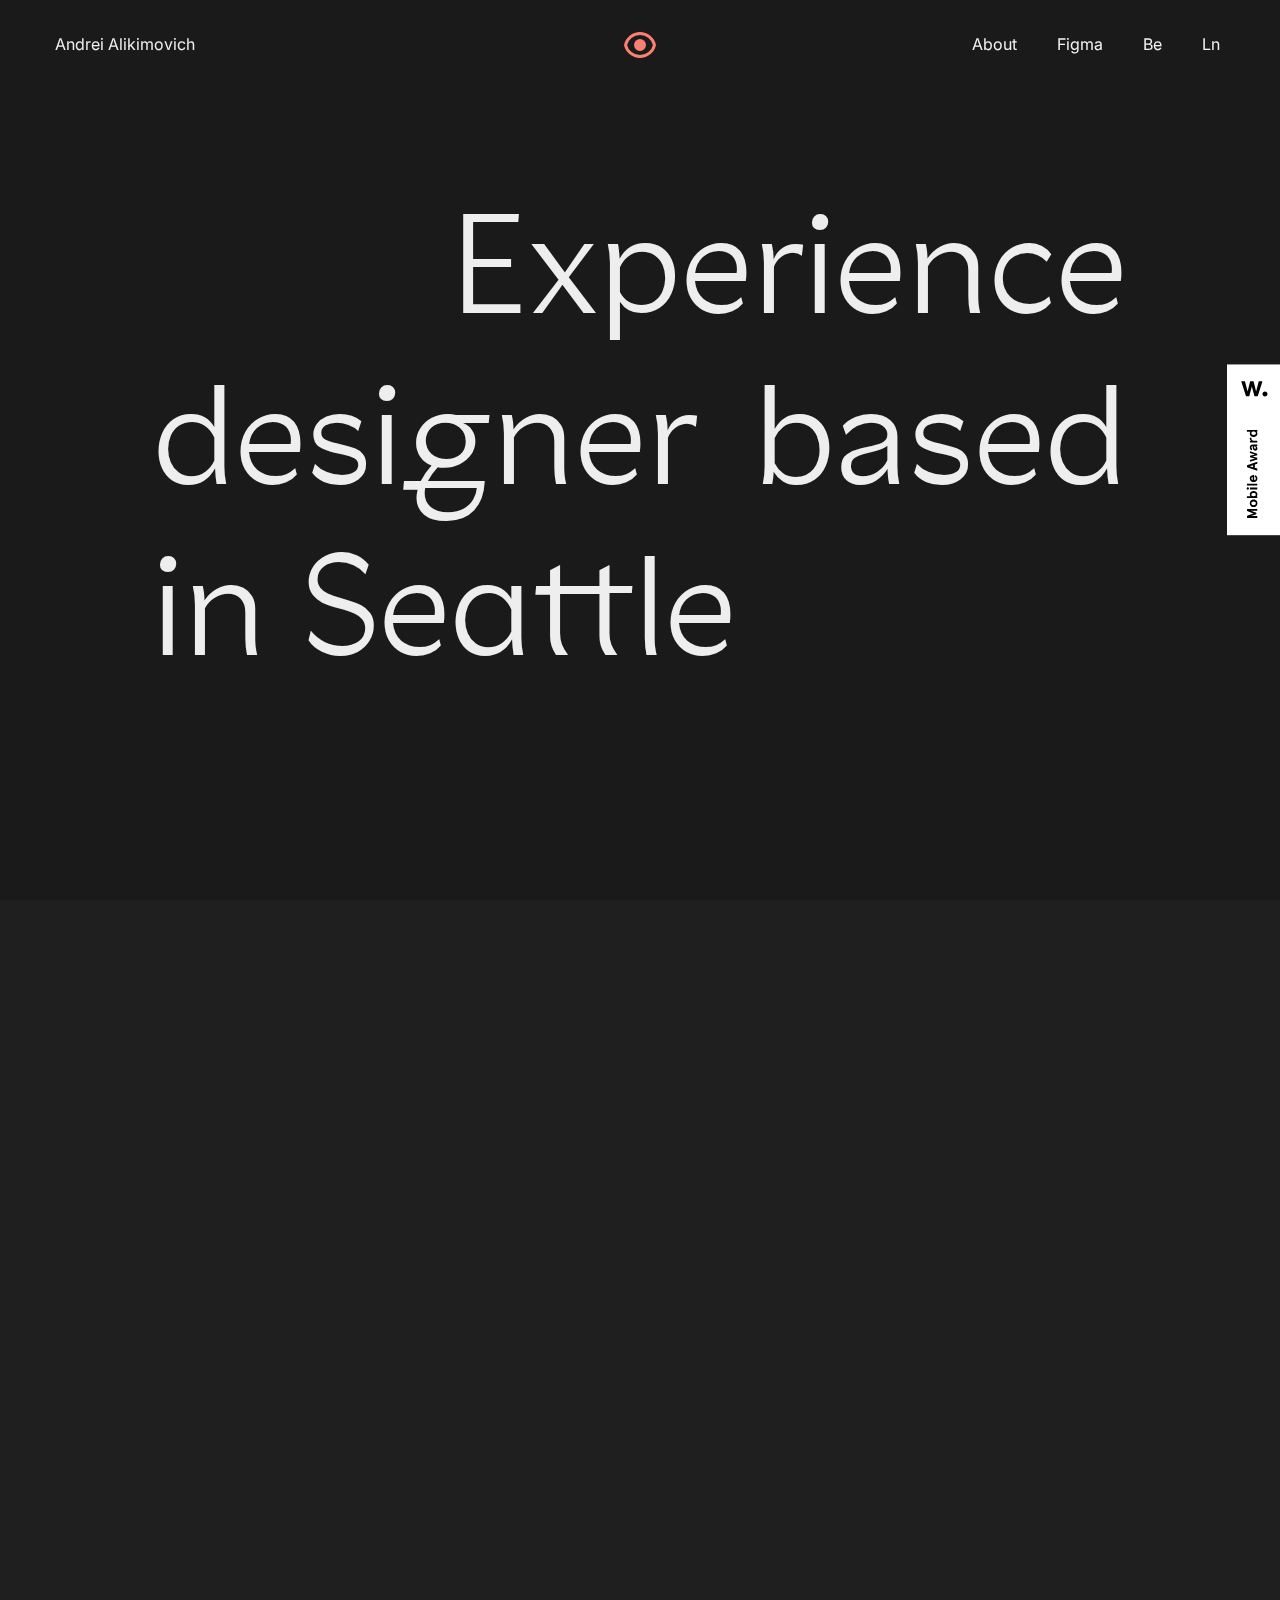
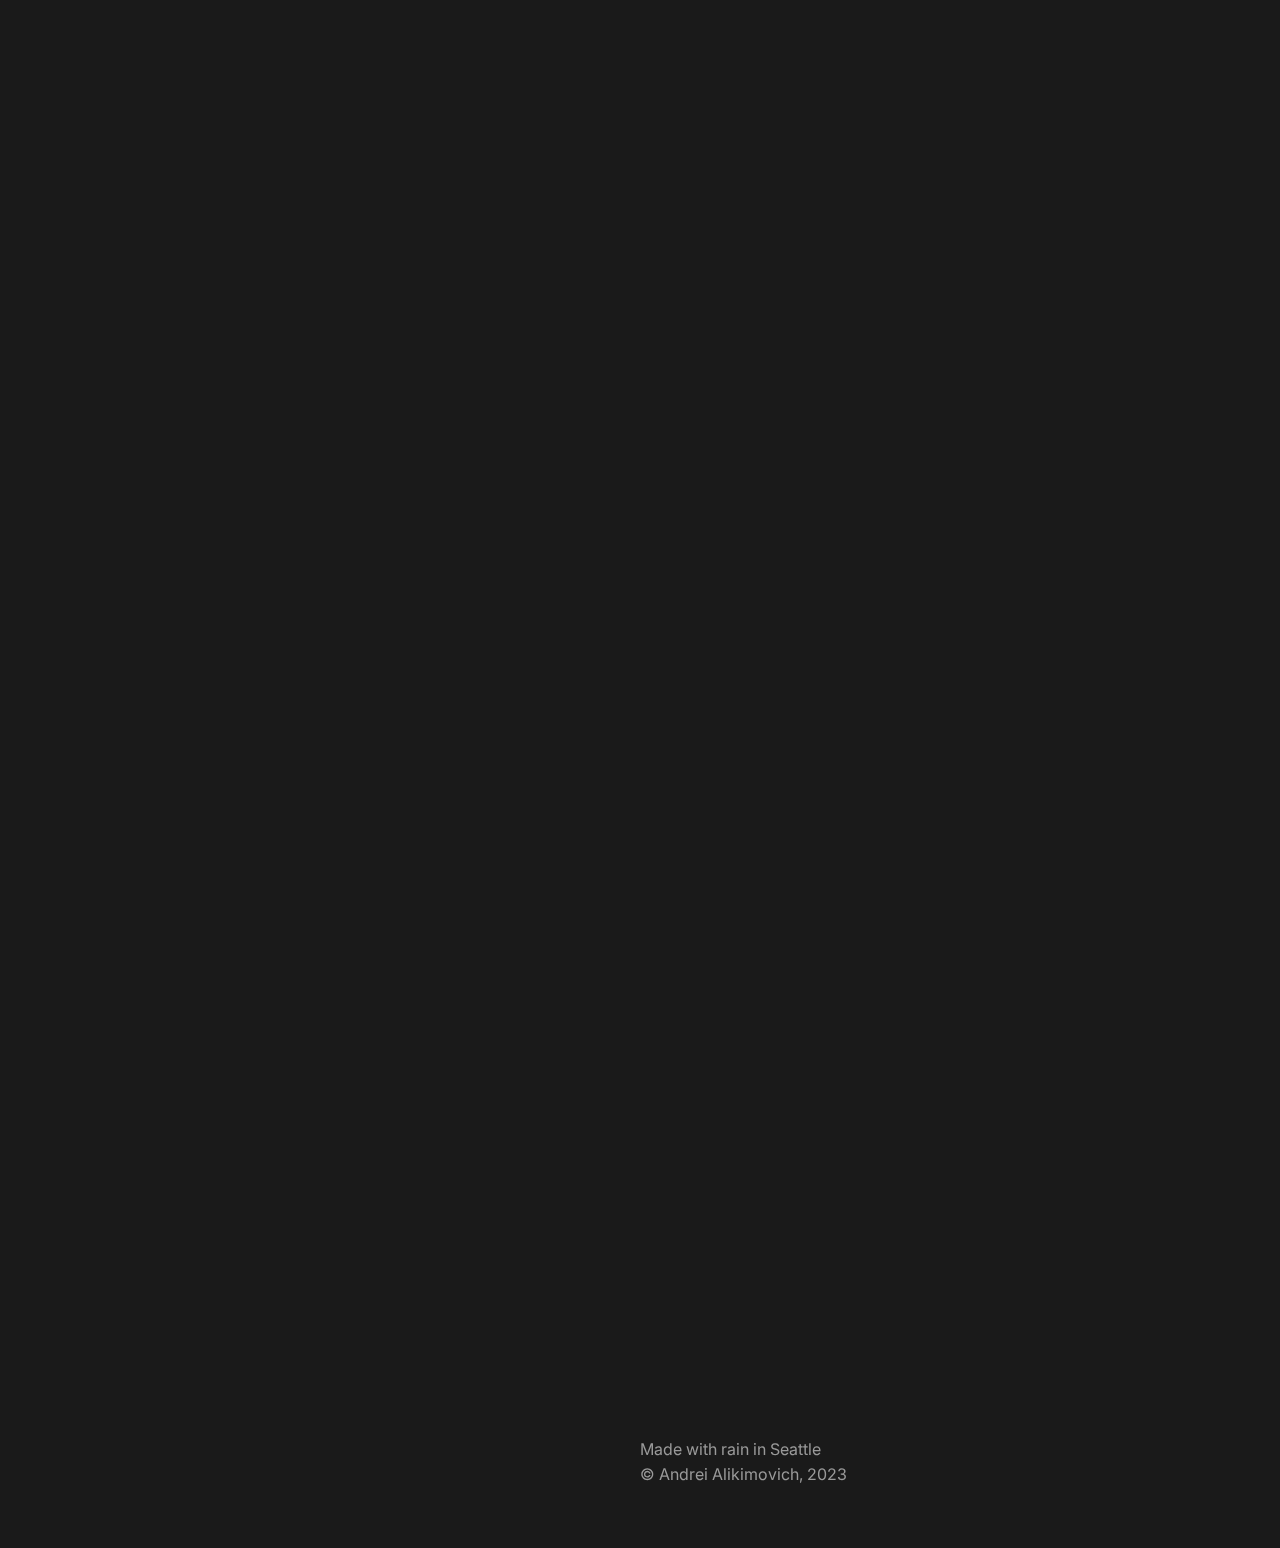
<file: index.html>
<!DOCTYPE html><html lang="en"><head><meta charSet="utf-8"/><meta http-equiv="X-UA-Compatible" content="IE=edge"/><meta name="viewport" content="width=device-width, initial-scale=1, shrink-to-fit=no"/><meta name="generator" content="Gatsby 5.11.0"/><meta name="theme-color" content="#1a1a1a"/><meta data-react-helmet="true" name="description" content="Over the last 11 years, I’ve worked on a diverse range of products across multiple disciplines from UX research, visual design, and interaction design."/><meta data-react-helmet="true" property="og:title" content="Andrei Alikimovich — UX designer based in Seattle"/><meta data-react-helmet="true" property="og:description" content="Over the last 11 years, I’ve worked on a diverse range of products across multiple disciplines from UX research, visual design, and interaction design."/><meta data-react-helmet="true" property="og:image" content="/static/share-index-81af8adf1e6d67b5cc76a3bdded4eeb8.png"/><meta data-react-helmet="true" name="twitter:image" content="/static/share-index-81af8adf1e6d67b5cc76a3bdded4eeb8.png"/><meta data-react-helmet="true" name="robots" content="noindex, nofollow"/><style data-href="/styles.6bf29ab195c486949668.css" data-identity="gatsby-global-css">@import url(https://fonts.googleapis.com/css2?family=Inter:wght@400;500&display=swap);.tl-edges{max-width:100%;overflow-x:hidden}.tl-wrapper{float:left;position:relative;width:100%}.tl-wrapper+.tl-wrapper{margin-left:-100%;margin-right:0}[data-aos][data-aos][data-aos-duration="50"],body[data-aos-duration="50"] [data-aos]{transition-duration:50ms}[data-aos][data-aos][data-aos-delay="50"],body[data-aos-delay="50"] [data-aos]{transition-delay:0}[data-aos][data-aos][data-aos-delay="50"].aos-animate,body[data-aos-delay="50"] [data-aos].aos-animate{transition-delay:50ms}[data-aos][data-aos][data-aos-duration="100"],body[data-aos-duration="100"] [data-aos]{transition-duration:.1s}[data-aos][data-aos][data-aos-delay="100"],body[data-aos-delay="100"] [data-aos]{transition-delay:0}[data-aos][data-aos][data-aos-delay="100"].aos-animate,body[data-aos-delay="100"] [data-aos].aos-animate{transition-delay:.1s}[data-aos][data-aos][data-aos-duration="150"],body[data-aos-duration="150"] [data-aos]{transition-duration:.15s}[data-aos][data-aos][data-aos-delay="150"],body[data-aos-delay="150"] [data-aos]{transition-delay:0}[data-aos][data-aos][data-aos-delay="150"].aos-animate,body[data-aos-delay="150"] [data-aos].aos-animate{transition-delay:.15s}[data-aos][data-aos][data-aos-duration="200"],body[data-aos-duration="200"] [data-aos]{transition-duration:.2s}[data-aos][data-aos][data-aos-delay="200"],body[data-aos-delay="200"] [data-aos]{transition-delay:0}[data-aos][data-aos][data-aos-delay="200"].aos-animate,body[data-aos-delay="200"] [data-aos].aos-animate{transition-delay:.2s}[data-aos][data-aos][data-aos-duration="250"],body[data-aos-duration="250"] [data-aos]{transition-duration:.25s}[data-aos][data-aos][data-aos-delay="250"],body[data-aos-delay="250"] [data-aos]{transition-delay:0}[data-aos][data-aos][data-aos-delay="250"].aos-animate,body[data-aos-delay="250"] [data-aos].aos-animate{transition-delay:.25s}[data-aos][data-aos][data-aos-duration="300"],body[data-aos-duration="300"] [data-aos]{transition-duration:.3s}[data-aos][data-aos][data-aos-delay="300"],body[data-aos-delay="300"] [data-aos]{transition-delay:0}[data-aos][data-aos][data-aos-delay="300"].aos-animate,body[data-aos-delay="300"] [data-aos].aos-animate{transition-delay:.3s}[data-aos][data-aos][data-aos-duration="350"],body[data-aos-duration="350"] [data-aos]{transition-duration:.35s}[data-aos][data-aos][data-aos-delay="350"],body[data-aos-delay="350"] [data-aos]{transition-delay:0}[data-aos][data-aos][data-aos-delay="350"].aos-animate,body[data-aos-delay="350"] [data-aos].aos-animate{transition-delay:.35s}[data-aos][data-aos][data-aos-duration="400"],body[data-aos-duration="400"] [data-aos]{transition-duration:.4s}[data-aos][data-aos][data-aos-delay="400"],body[data-aos-delay="400"] [data-aos]{transition-delay:0}[data-aos][data-aos][data-aos-delay="400"].aos-animate,body[data-aos-delay="400"] [data-aos].aos-animate{transition-delay:.4s}[data-aos][data-aos][data-aos-duration="450"],body[data-aos-duration="450"] [data-aos]{transition-duration:.45s}[data-aos][data-aos][data-aos-delay="450"],body[data-aos-delay="450"] [data-aos]{transition-delay:0}[data-aos][data-aos][data-aos-delay="450"].aos-animate,body[data-aos-delay="450"] [data-aos].aos-animate{transition-delay:.45s}[data-aos][data-aos][data-aos-duration="500"],body[data-aos-duration="500"] [data-aos]{transition-duration:.5s}[data-aos][data-aos][data-aos-delay="500"],body[data-aos-delay="500"] [data-aos]{transition-delay:0}[data-aos][data-aos][data-aos-delay="500"].aos-animate,body[data-aos-delay="500"] [data-aos].aos-animate{transition-delay:.5s}[data-aos][data-aos][data-aos-duration="550"],body[data-aos-duration="550"] [data-aos]{transition-duration:.55s}[data-aos][data-aos][data-aos-delay="550"],body[data-aos-delay="550"] [data-aos]{transition-delay:0}[data-aos][data-aos][data-aos-delay="550"].aos-animate,body[data-aos-delay="550"] [data-aos].aos-animate{transition-delay:.55s}[data-aos][data-aos][data-aos-duration="600"],body[data-aos-duration="600"] [data-aos]{transition-duration:.6s}[data-aos][data-aos][data-aos-delay="600"],body[data-aos-delay="600"] [data-aos]{transition-delay:0}[data-aos][data-aos][data-aos-delay="600"].aos-animate,body[data-aos-delay="600"] [data-aos].aos-animate{transition-delay:.6s}[data-aos][data-aos][data-aos-duration="650"],body[data-aos-duration="650"] [data-aos]{transition-duration:.65s}[data-aos][data-aos][data-aos-delay="650"],body[data-aos-delay="650"] [data-aos]{transition-delay:0}[data-aos][data-aos][data-aos-delay="650"].aos-animate,body[data-aos-delay="650"] [data-aos].aos-animate{transition-delay:.65s}[data-aos][data-aos][data-aos-duration="700"],body[data-aos-duration="700"] [data-aos]{transition-duration:.7s}[data-aos][data-aos][data-aos-delay="700"],body[data-aos-delay="700"] [data-aos]{transition-delay:0}[data-aos][data-aos][data-aos-delay="700"].aos-animate,body[data-aos-delay="700"] [data-aos].aos-animate{transition-delay:.7s}[data-aos][data-aos][data-aos-duration="750"],body[data-aos-duration="750"] [data-aos]{transition-duration:.75s}[data-aos][data-aos][data-aos-delay="750"],body[data-aos-delay="750"] [data-aos]{transition-delay:0}[data-aos][data-aos][data-aos-delay="750"].aos-animate,body[data-aos-delay="750"] [data-aos].aos-animate{transition-delay:.75s}[data-aos][data-aos][data-aos-duration="800"],body[data-aos-duration="800"] [data-aos]{transition-duration:.8s}[data-aos][data-aos][data-aos-delay="800"],body[data-aos-delay="800"] [data-aos]{transition-delay:0}[data-aos][data-aos][data-aos-delay="800"].aos-animate,body[data-aos-delay="800"] [data-aos].aos-animate{transition-delay:.8s}[data-aos][data-aos][data-aos-duration="850"],body[data-aos-duration="850"] [data-aos]{transition-duration:.85s}[data-aos][data-aos][data-aos-delay="850"],body[data-aos-delay="850"] [data-aos]{transition-delay:0}[data-aos][data-aos][data-aos-delay="850"].aos-animate,body[data-aos-delay="850"] [data-aos].aos-animate{transition-delay:.85s}[data-aos][data-aos][data-aos-duration="900"],body[data-aos-duration="900"] [data-aos]{transition-duration:.9s}[data-aos][data-aos][data-aos-delay="900"],body[data-aos-delay="900"] [data-aos]{transition-delay:0}[data-aos][data-aos][data-aos-delay="900"].aos-animate,body[data-aos-delay="900"] [data-aos].aos-animate{transition-delay:.9s}[data-aos][data-aos][data-aos-duration="950"],body[data-aos-duration="950"] [data-aos]{transition-duration:.95s}[data-aos][data-aos][data-aos-delay="950"],body[data-aos-delay="950"] [data-aos]{transition-delay:0}[data-aos][data-aos][data-aos-delay="950"].aos-animate,body[data-aos-delay="950"] [data-aos].aos-animate{transition-delay:.95s}[data-aos][data-aos][data-aos-duration="1000"],body[data-aos-duration="1000"] [data-aos]{transition-duration:1s}[data-aos][data-aos][data-aos-delay="1000"],body[data-aos-delay="1000"] [data-aos]{transition-delay:0}[data-aos][data-aos][data-aos-delay="1000"].aos-animate,body[data-aos-delay="1000"] [data-aos].aos-animate{transition-delay:1s}[data-aos][data-aos][data-aos-duration="1050"],body[data-aos-duration="1050"] [data-aos]{transition-duration:1.05s}[data-aos][data-aos][data-aos-delay="1050"],body[data-aos-delay="1050"] [data-aos]{transition-delay:0}[data-aos][data-aos][data-aos-delay="1050"].aos-animate,body[data-aos-delay="1050"] [data-aos].aos-animate{transition-delay:1.05s}[data-aos][data-aos][data-aos-duration="1100"],body[data-aos-duration="1100"] [data-aos]{transition-duration:1.1s}[data-aos][data-aos][data-aos-delay="1100"],body[data-aos-delay="1100"] [data-aos]{transition-delay:0}[data-aos][data-aos][data-aos-delay="1100"].aos-animate,body[data-aos-delay="1100"] [data-aos].aos-animate{transition-delay:1.1s}[data-aos][data-aos][data-aos-duration="1150"],body[data-aos-duration="1150"] [data-aos]{transition-duration:1.15s}[data-aos][data-aos][data-aos-delay="1150"],body[data-aos-delay="1150"] [data-aos]{transition-delay:0}[data-aos][data-aos][data-aos-delay="1150"].aos-animate,body[data-aos-delay="1150"] [data-aos].aos-animate{transition-delay:1.15s}[data-aos][data-aos][data-aos-duration="1200"],body[data-aos-duration="1200"] [data-aos]{transition-duration:1.2s}[data-aos][data-aos][data-aos-delay="1200"],body[data-aos-delay="1200"] [data-aos]{transition-delay:0}[data-aos][data-aos][data-aos-delay="1200"].aos-animate,body[data-aos-delay="1200"] [data-aos].aos-animate{transition-delay:1.2s}[data-aos][data-aos][data-aos-duration="1250"],body[data-aos-duration="1250"] [data-aos]{transition-duration:1.25s}[data-aos][data-aos][data-aos-delay="1250"],body[data-aos-delay="1250"] [data-aos]{transition-delay:0}[data-aos][data-aos][data-aos-delay="1250"].aos-animate,body[data-aos-delay="1250"] [data-aos].aos-animate{transition-delay:1.25s}[data-aos][data-aos][data-aos-duration="1300"],body[data-aos-duration="1300"] [data-aos]{transition-duration:1.3s}[data-aos][data-aos][data-aos-delay="1300"],body[data-aos-delay="1300"] [data-aos]{transition-delay:0}[data-aos][data-aos][data-aos-delay="1300"].aos-animate,body[data-aos-delay="1300"] [data-aos].aos-animate{transition-delay:1.3s}[data-aos][data-aos][data-aos-duration="1350"],body[data-aos-duration="1350"] [data-aos]{transition-duration:1.35s}[data-aos][data-aos][data-aos-delay="1350"],body[data-aos-delay="1350"] [data-aos]{transition-delay:0}[data-aos][data-aos][data-aos-delay="1350"].aos-animate,body[data-aos-delay="1350"] [data-aos].aos-animate{transition-delay:1.35s}[data-aos][data-aos][data-aos-duration="1400"],body[data-aos-duration="1400"] [data-aos]{transition-duration:1.4s}[data-aos][data-aos][data-aos-delay="1400"],body[data-aos-delay="1400"] [data-aos]{transition-delay:0}[data-aos][data-aos][data-aos-delay="1400"].aos-animate,body[data-aos-delay="1400"] [data-aos].aos-animate{transition-delay:1.4s}[data-aos][data-aos][data-aos-duration="1450"],body[data-aos-duration="1450"] [data-aos]{transition-duration:1.45s}[data-aos][data-aos][data-aos-delay="1450"],body[data-aos-delay="1450"] [data-aos]{transition-delay:0}[data-aos][data-aos][data-aos-delay="1450"].aos-animate,body[data-aos-delay="1450"] [data-aos].aos-animate{transition-delay:1.45s}[data-aos][data-aos][data-aos-duration="1500"],body[data-aos-duration="1500"] [data-aos]{transition-duration:1.5s}[data-aos][data-aos][data-aos-delay="1500"],body[data-aos-delay="1500"] [data-aos]{transition-delay:0}[data-aos][data-aos][data-aos-delay="1500"].aos-animate,body[data-aos-delay="1500"] [data-aos].aos-animate{transition-delay:1.5s}[data-aos][data-aos][data-aos-duration="1550"],body[data-aos-duration="1550"] [data-aos]{transition-duration:1.55s}[data-aos][data-aos][data-aos-delay="1550"],body[data-aos-delay="1550"] [data-aos]{transition-delay:0}[data-aos][data-aos][data-aos-delay="1550"].aos-animate,body[data-aos-delay="1550"] [data-aos].aos-animate{transition-delay:1.55s}[data-aos][data-aos][data-aos-duration="1600"],body[data-aos-duration="1600"] [data-aos]{transition-duration:1.6s}[data-aos][data-aos][data-aos-delay="1600"],body[data-aos-delay="1600"] [data-aos]{transition-delay:0}[data-aos][data-aos][data-aos-delay="1600"].aos-animate,body[data-aos-delay="1600"] [data-aos].aos-animate{transition-delay:1.6s}[data-aos][data-aos][data-aos-duration="1650"],body[data-aos-duration="1650"] [data-aos]{transition-duration:1.65s}[data-aos][data-aos][data-aos-delay="1650"],body[data-aos-delay="1650"] [data-aos]{transition-delay:0}[data-aos][data-aos][data-aos-delay="1650"].aos-animate,body[data-aos-delay="1650"] [data-aos].aos-animate{transition-delay:1.65s}[data-aos][data-aos][data-aos-duration="1700"],body[data-aos-duration="1700"] [data-aos]{transition-duration:1.7s}[data-aos][data-aos][data-aos-delay="1700"],body[data-aos-delay="1700"] [data-aos]{transition-delay:0}[data-aos][data-aos][data-aos-delay="1700"].aos-animate,body[data-aos-delay="1700"] [data-aos].aos-animate{transition-delay:1.7s}[data-aos][data-aos][data-aos-duration="1750"],body[data-aos-duration="1750"] [data-aos]{transition-duration:1.75s}[data-aos][data-aos][data-aos-delay="1750"],body[data-aos-delay="1750"] [data-aos]{transition-delay:0}[data-aos][data-aos][data-aos-delay="1750"].aos-animate,body[data-aos-delay="1750"] [data-aos].aos-animate{transition-delay:1.75s}[data-aos][data-aos][data-aos-duration="1800"],body[data-aos-duration="1800"] [data-aos]{transition-duration:1.8s}[data-aos][data-aos][data-aos-delay="1800"],body[data-aos-delay="1800"] [data-aos]{transition-delay:0}[data-aos][data-aos][data-aos-delay="1800"].aos-animate,body[data-aos-delay="1800"] [data-aos].aos-animate{transition-delay:1.8s}[data-aos][data-aos][data-aos-duration="1850"],body[data-aos-duration="1850"] [data-aos]{transition-duration:1.85s}[data-aos][data-aos][data-aos-delay="1850"],body[data-aos-delay="1850"] [data-aos]{transition-delay:0}[data-aos][data-aos][data-aos-delay="1850"].aos-animate,body[data-aos-delay="1850"] [data-aos].aos-animate{transition-delay:1.85s}[data-aos][data-aos][data-aos-duration="1900"],body[data-aos-duration="1900"] [data-aos]{transition-duration:1.9s}[data-aos][data-aos][data-aos-delay="1900"],body[data-aos-delay="1900"] [data-aos]{transition-delay:0}[data-aos][data-aos][data-aos-delay="1900"].aos-animate,body[data-aos-delay="1900"] [data-aos].aos-animate{transition-delay:1.9s}[data-aos][data-aos][data-aos-duration="1950"],body[data-aos-duration="1950"] [data-aos]{transition-duration:1.95s}[data-aos][data-aos][data-aos-delay="1950"],body[data-aos-delay="1950"] [data-aos]{transition-delay:0}[data-aos][data-aos][data-aos-delay="1950"].aos-animate,body[data-aos-delay="1950"] [data-aos].aos-animate{transition-delay:1.95s}[data-aos][data-aos][data-aos-duration="2000"],body[data-aos-duration="2000"] [data-aos]{transition-duration:2s}[data-aos][data-aos][data-aos-delay="2000"],body[data-aos-delay="2000"] [data-aos]{transition-delay:0}[data-aos][data-aos][data-aos-delay="2000"].aos-animate,body[data-aos-delay="2000"] [data-aos].aos-animate{transition-delay:2s}[data-aos][data-aos][data-aos-duration="2050"],body[data-aos-duration="2050"] [data-aos]{transition-duration:2.05s}[data-aos][data-aos][data-aos-delay="2050"],body[data-aos-delay="2050"] [data-aos]{transition-delay:0}[data-aos][data-aos][data-aos-delay="2050"].aos-animate,body[data-aos-delay="2050"] [data-aos].aos-animate{transition-delay:2.05s}[data-aos][data-aos][data-aos-duration="2100"],body[data-aos-duration="2100"] [data-aos]{transition-duration:2.1s}[data-aos][data-aos][data-aos-delay="2100"],body[data-aos-delay="2100"] [data-aos]{transition-delay:0}[data-aos][data-aos][data-aos-delay="2100"].aos-animate,body[data-aos-delay="2100"] [data-aos].aos-animate{transition-delay:2.1s}[data-aos][data-aos][data-aos-duration="2150"],body[data-aos-duration="2150"] [data-aos]{transition-duration:2.15s}[data-aos][data-aos][data-aos-delay="2150"],body[data-aos-delay="2150"] [data-aos]{transition-delay:0}[data-aos][data-aos][data-aos-delay="2150"].aos-animate,body[data-aos-delay="2150"] [data-aos].aos-animate{transition-delay:2.15s}[data-aos][data-aos][data-aos-duration="2200"],body[data-aos-duration="2200"] [data-aos]{transition-duration:2.2s}[data-aos][data-aos][data-aos-delay="2200"],body[data-aos-delay="2200"] [data-aos]{transition-delay:0}[data-aos][data-aos][data-aos-delay="2200"].aos-animate,body[data-aos-delay="2200"] [data-aos].aos-animate{transition-delay:2.2s}[data-aos][data-aos][data-aos-duration="2250"],body[data-aos-duration="2250"] [data-aos]{transition-duration:2.25s}[data-aos][data-aos][data-aos-delay="2250"],body[data-aos-delay="2250"] [data-aos]{transition-delay:0}[data-aos][data-aos][data-aos-delay="2250"].aos-animate,body[data-aos-delay="2250"] [data-aos].aos-animate{transition-delay:2.25s}[data-aos][data-aos][data-aos-duration="2300"],body[data-aos-duration="2300"] [data-aos]{transition-duration:2.3s}[data-aos][data-aos][data-aos-delay="2300"],body[data-aos-delay="2300"] [data-aos]{transition-delay:0}[data-aos][data-aos][data-aos-delay="2300"].aos-animate,body[data-aos-delay="2300"] [data-aos].aos-animate{transition-delay:2.3s}[data-aos][data-aos][data-aos-duration="2350"],body[data-aos-duration="2350"] [data-aos]{transition-duration:2.35s}[data-aos][data-aos][data-aos-delay="2350"],body[data-aos-delay="2350"] [data-aos]{transition-delay:0}[data-aos][data-aos][data-aos-delay="2350"].aos-animate,body[data-aos-delay="2350"] [data-aos].aos-animate{transition-delay:2.35s}[data-aos][data-aos][data-aos-duration="2400"],body[data-aos-duration="2400"] [data-aos]{transition-duration:2.4s}[data-aos][data-aos][data-aos-delay="2400"],body[data-aos-delay="2400"] [data-aos]{transition-delay:0}[data-aos][data-aos][data-aos-delay="2400"].aos-animate,body[data-aos-delay="2400"] [data-aos].aos-animate{transition-delay:2.4s}[data-aos][data-aos][data-aos-duration="2450"],body[data-aos-duration="2450"] [data-aos]{transition-duration:2.45s}[data-aos][data-aos][data-aos-delay="2450"],body[data-aos-delay="2450"] [data-aos]{transition-delay:0}[data-aos][data-aos][data-aos-delay="2450"].aos-animate,body[data-aos-delay="2450"] [data-aos].aos-animate{transition-delay:2.45s}[data-aos][data-aos][data-aos-duration="2500"],body[data-aos-duration="2500"] [data-aos]{transition-duration:2.5s}[data-aos][data-aos][data-aos-delay="2500"],body[data-aos-delay="2500"] [data-aos]{transition-delay:0}[data-aos][data-aos][data-aos-delay="2500"].aos-animate,body[data-aos-delay="2500"] [data-aos].aos-animate{transition-delay:2.5s}[data-aos][data-aos][data-aos-duration="2550"],body[data-aos-duration="2550"] [data-aos]{transition-duration:2.55s}[data-aos][data-aos][data-aos-delay="2550"],body[data-aos-delay="2550"] [data-aos]{transition-delay:0}[data-aos][data-aos][data-aos-delay="2550"].aos-animate,body[data-aos-delay="2550"] [data-aos].aos-animate{transition-delay:2.55s}[data-aos][data-aos][data-aos-duration="2600"],body[data-aos-duration="2600"] [data-aos]{transition-duration:2.6s}[data-aos][data-aos][data-aos-delay="2600"],body[data-aos-delay="2600"] [data-aos]{transition-delay:0}[data-aos][data-aos][data-aos-delay="2600"].aos-animate,body[data-aos-delay="2600"] [data-aos].aos-animate{transition-delay:2.6s}[data-aos][data-aos][data-aos-duration="2650"],body[data-aos-duration="2650"] [data-aos]{transition-duration:2.65s}[data-aos][data-aos][data-aos-delay="2650"],body[data-aos-delay="2650"] [data-aos]{transition-delay:0}[data-aos][data-aos][data-aos-delay="2650"].aos-animate,body[data-aos-delay="2650"] [data-aos].aos-animate{transition-delay:2.65s}[data-aos][data-aos][data-aos-duration="2700"],body[data-aos-duration="2700"] [data-aos]{transition-duration:2.7s}[data-aos][data-aos][data-aos-delay="2700"],body[data-aos-delay="2700"] [data-aos]{transition-delay:0}[data-aos][data-aos][data-aos-delay="2700"].aos-animate,body[data-aos-delay="2700"] [data-aos].aos-animate{transition-delay:2.7s}[data-aos][data-aos][data-aos-duration="2750"],body[data-aos-duration="2750"] [data-aos]{transition-duration:2.75s}[data-aos][data-aos][data-aos-delay="2750"],body[data-aos-delay="2750"] [data-aos]{transition-delay:0}[data-aos][data-aos][data-aos-delay="2750"].aos-animate,body[data-aos-delay="2750"] [data-aos].aos-animate{transition-delay:2.75s}[data-aos][data-aos][data-aos-duration="2800"],body[data-aos-duration="2800"] [data-aos]{transition-duration:2.8s}[data-aos][data-aos][data-aos-delay="2800"],body[data-aos-delay="2800"] [data-aos]{transition-delay:0}[data-aos][data-aos][data-aos-delay="2800"].aos-animate,body[data-aos-delay="2800"] [data-aos].aos-animate{transition-delay:2.8s}[data-aos][data-aos][data-aos-duration="2850"],body[data-aos-duration="2850"] [data-aos]{transition-duration:2.85s}[data-aos][data-aos][data-aos-delay="2850"],body[data-aos-delay="2850"] [data-aos]{transition-delay:0}[data-aos][data-aos][data-aos-delay="2850"].aos-animate,body[data-aos-delay="2850"] [data-aos].aos-animate{transition-delay:2.85s}[data-aos][data-aos][data-aos-duration="2900"],body[data-aos-duration="2900"] [data-aos]{transition-duration:2.9s}[data-aos][data-aos][data-aos-delay="2900"],body[data-aos-delay="2900"] [data-aos]{transition-delay:0}[data-aos][data-aos][data-aos-delay="2900"].aos-animate,body[data-aos-delay="2900"] [data-aos].aos-animate{transition-delay:2.9s}[data-aos][data-aos][data-aos-duration="2950"],body[data-aos-duration="2950"] [data-aos]{transition-duration:2.95s}[data-aos][data-aos][data-aos-delay="2950"],body[data-aos-delay="2950"] [data-aos]{transition-delay:0}[data-aos][data-aos][data-aos-delay="2950"].aos-animate,body[data-aos-delay="2950"] [data-aos].aos-animate{transition-delay:2.95s}[data-aos][data-aos][data-aos-duration="3000"],body[data-aos-duration="3000"] [data-aos]{transition-duration:3s}[data-aos][data-aos][data-aos-delay="3000"],body[data-aos-delay="3000"] [data-aos]{transition-delay:0}[data-aos][data-aos][data-aos-delay="3000"].aos-animate,body[data-aos-delay="3000"] [data-aos].aos-animate{transition-delay:3s}[data-aos][data-aos][data-aos-easing=linear],body[data-aos-easing=linear] [data-aos]{transition-timing-function:cubic-bezier(.25,.25,.75,.75)}[data-aos][data-aos][data-aos-easing=ease],body[data-aos-easing=ease] [data-aos]{transition-timing-function:ease}[data-aos][data-aos][data-aos-easing=ease-in],body[data-aos-easing=ease-in] [data-aos]{transition-timing-function:ease-in}[data-aos][data-aos][data-aos-easing=ease-out],body[data-aos-easing=ease-out] [data-aos]{transition-timing-function:ease-out}[data-aos][data-aos][data-aos-easing=ease-in-out],body[data-aos-easing=ease-in-out] [data-aos]{transition-timing-function:ease-in-out}[data-aos][data-aos][data-aos-easing=ease-in-back],body[data-aos-easing=ease-in-back] [data-aos]{transition-timing-function:cubic-bezier(.6,-.28,.735,.045)}[data-aos][data-aos][data-aos-easing=ease-out-back],body[data-aos-easing=ease-out-back] [data-aos]{transition-timing-function:cubic-bezier(.175,.885,.32,1.275)}[data-aos][data-aos][data-aos-easing=ease-in-out-back],body[data-aos-easing=ease-in-out-back] [data-aos]{transition-timing-function:cubic-bezier(.68,-.55,.265,1.55)}[data-aos][data-aos][data-aos-easing=ease-in-sine],body[data-aos-easing=ease-in-sine] [data-aos]{transition-timing-function:cubic-bezier(.47,0,.745,.715)}[data-aos][data-aos][data-aos-easing=ease-out-sine],body[data-aos-easing=ease-out-sine] [data-aos]{transition-timing-function:cubic-bezier(.39,.575,.565,1)}[data-aos][data-aos][data-aos-easing=ease-in-out-sine],body[data-aos-easing=ease-in-out-sine] [data-aos]{transition-timing-function:cubic-bezier(.445,.05,.55,.95)}[data-aos][data-aos][data-aos-easing=ease-in-quad],body[data-aos-easing=ease-in-quad] [data-aos]{transition-timing-function:cubic-bezier(.55,.085,.68,.53)}[data-aos][data-aos][data-aos-easing=ease-out-quad],body[data-aos-easing=ease-out-quad] [data-aos]{transition-timing-function:cubic-bezier(.25,.46,.45,.94)}[data-aos][data-aos][data-aos-easing=ease-in-out-quad],body[data-aos-easing=ease-in-out-quad] [data-aos]{transition-timing-function:cubic-bezier(.455,.03,.515,.955)}[data-aos][data-aos][data-aos-easing=ease-in-cubic],body[data-aos-easing=ease-in-cubic] [data-aos]{transition-timing-function:cubic-bezier(.55,.085,.68,.53)}[data-aos][data-aos][data-aos-easing=ease-out-cubic],body[data-aos-easing=ease-out-cubic] [data-aos]{transition-timing-function:cubic-bezier(.25,.46,.45,.94)}[data-aos][data-aos][data-aos-easing=ease-in-out-cubic],body[data-aos-easing=ease-in-out-cubic] [data-aos]{transition-timing-function:cubic-bezier(.455,.03,.515,.955)}[data-aos][data-aos][data-aos-easing=ease-in-quart],body[data-aos-easing=ease-in-quart] [data-aos]{transition-timing-function:cubic-bezier(.55,.085,.68,.53)}[data-aos][data-aos][data-aos-easing=ease-out-quart],body[data-aos-easing=ease-out-quart] [data-aos]{transition-timing-function:cubic-bezier(.25,.46,.45,.94)}[data-aos][data-aos][data-aos-easing=ease-in-out-quart],body[data-aos-easing=ease-in-out-quart] [data-aos]{transition-timing-function:cubic-bezier(.455,.03,.515,.955)}[data-aos^=fade][data-aos^=fade]{opacity:0;transition-property:opacity,transform}[data-aos^=fade][data-aos^=fade].aos-animate{opacity:1;transform:translateZ(0)}[data-aos=fade-up]{transform:translate3d(0,100px,0)}[data-aos=fade-down]{transform:translate3d(0,-100px,0)}[data-aos=fade-right]{transform:translate3d(-100px,0,0)}[data-aos=fade-left]{transform:translate3d(100px,0,0)}[data-aos=fade-up-right]{transform:translate3d(-100px,100px,0)}[data-aos=fade-up-left]{transform:translate3d(100px,100px,0)}[data-aos=fade-down-right]{transform:translate3d(-100px,-100px,0)}[data-aos=fade-down-left]{transform:translate3d(100px,-100px,0)}[data-aos^=zoom][data-aos^=zoom]{opacity:0;transition-property:opacity,transform}[data-aos^=zoom][data-aos^=zoom].aos-animate{opacity:1;transform:translateZ(0) scale(1)}[data-aos=zoom-in]{transform:scale(.6)}[data-aos=zoom-in-up]{transform:translate3d(0,100px,0) scale(.6)}[data-aos=zoom-in-down]{transform:translate3d(0,-100px,0) scale(.6)}[data-aos=zoom-in-right]{transform:translate3d(-100px,0,0) scale(.6)}[data-aos=zoom-in-left]{transform:translate3d(100px,0,0) scale(.6)}[data-aos=zoom-out]{transform:scale(1.2)}[data-aos=zoom-out-up]{transform:translate3d(0,100px,0) scale(1.2)}[data-aos=zoom-out-down]{transform:translate3d(0,-100px,0) scale(1.2)}[data-aos=zoom-out-right]{transform:translate3d(-100px,0,0) scale(1.2)}[data-aos=zoom-out-left]{transform:translate3d(100px,0,0) scale(1.2)}[data-aos^=slide][data-aos^=slide]{transition-property:transform}[data-aos^=slide][data-aos^=slide].aos-animate{transform:translateZ(0)}[data-aos=slide-up]{transform:translate3d(0,100%,0)}[data-aos=slide-down]{transform:translate3d(0,-100%,0)}[data-aos=slide-right]{transform:translate3d(-100%,0,0)}[data-aos=slide-left]{transform:translate3d(100%,0,0)}[data-aos^=flip][data-aos^=flip]{-webkit-backface-visibility:hidden;backface-visibility:hidden;transition-property:transform}[data-aos=flip-left]{transform:perspective(2500px) rotateY(-100deg)}[data-aos=flip-left].aos-animate{transform:perspective(2500px) rotateY(0)}[data-aos=flip-right]{transform:perspective(2500px) rotateY(100deg)}[data-aos=flip-right].aos-animate{transform:perspective(2500px) rotateY(0)}[data-aos=flip-up]{transform:perspective(2500px) rotateX(-100deg)}[data-aos=flip-up].aos-animate{transform:perspective(2500px) rotateX(0)}[data-aos=flip-down]{transform:perspective(2500px) rotateX(100deg)}[data-aos=flip-down].aos-animate{transform:perspective(2500px) rotateX(0)}:root{--tmb-scrollbar-width:0px}.background-image img,.background-video,.card-blog .card-img img,.card-fullscreen .card-img img,.card.card-image-lg img,.card.card-image-md img,.card.card-image-sm img,.card.card-image-xl img,.gallery-item-lg img,.gallery-item-md img,.gallery-item-sm img,.gallery-item-xl img,.object-fit-image{font-family:"object-fit: cover";height:100%;left:0;object-fit:cover;position:absolute;top:0;width:100%}.icon-arrow,.icon-arrow path:last-child,.swiper-button-next svg,.swiper-button-next svg path:last-child,.swiper-button-prev svg,.swiper-button-prev svg path:last-child{transition:transform .2s ease-in-out;will-change:transform}.icon-arrow-left path:last-child,.swiper-button-prev svg path:last-child{transform-origin:left center}.icon-arrow-right path:last-child,.swiper-button-next svg path:last-child{transform-origin:right center}.btn:focus .icon-arrow-left,.btn:focus .swiper-button-prev svg,.btn:hover .icon-arrow-left,.btn:hover .swiper-button-prev svg,.icon-arrow-left-hover,.nav .nav-link.active .icon-arrow-left,.nav .nav-link.active .swiper-button-prev svg,.nav .nav-link:focus .icon-arrow-left,.nav .nav-link:focus .swiper-button-prev svg,.nav .nav-link:hover .icon-arrow-left,.nav .nav-link:hover .swiper-button-prev svg,.swiper-button-prev .btn:focus svg,.swiper-button-prev .btn:hover svg,.swiper-button-prev .nav .nav-link.active svg,.swiper-button-prev .nav .nav-link:focus svg,.swiper-button-prev .nav .nav-link:hover svg,.swiper-button-prev:hover svg{transform:translateX(-22%)}.btn:focus .icon-arrow-left path:last-child,.btn:focus .swiper-button-prev svg path:last-child,.btn:hover .icon-arrow-left path:last-child,.btn:hover .swiper-button-prev svg path:last-child,.icon-arrow-left-hover path:last-child,.nav .nav-link.active .icon-arrow-left path:last-child,.nav .nav-link.active .swiper-button-prev svg path:last-child,.nav .nav-link:focus .icon-arrow-left path:last-child,.nav .nav-link:focus .swiper-button-prev svg path:last-child,.nav .nav-link:hover .icon-arrow-left path:last-child,.nav .nav-link:hover .swiper-button-prev svg path:last-child,.swiper-button-prev .btn:focus svg path:last-child,.swiper-button-prev .btn:hover svg path:last-child,.swiper-button-prev .nav .nav-link.active svg path:last-child,.swiper-button-prev .nav .nav-link:focus svg path:last-child,.swiper-button-prev .nav .nav-link:hover svg path:last-child,.swiper-button-prev:hover svg path:last-child{transform:scaleX(1.3)}.btn:focus .icon-arrow-right,.btn:focus .swiper-button-next svg,.btn:hover .icon-arrow-right,.btn:hover .swiper-button-next svg,.card-service.card-hover-zoom:focus .btn .icon-arrow-right,.card-service.card-hover-zoom:focus .btn .swiper-button-next svg,.card-service.card-hover-zoom:hover .btn .icon-arrow-right,.card-service.card-hover-zoom:hover .btn .swiper-button-next svg,.icon-arrow-right-hover,.nav .nav-link.active .icon-arrow-right,.nav .nav-link.active .swiper-button-next svg,.nav .nav-link:focus .icon-arrow-right,.nav .nav-link:focus .swiper-button-next svg,.nav .nav-link:hover .icon-arrow-right,.nav .nav-link:hover .swiper-button-next svg,.swiper-button-next .btn:focus svg,.swiper-button-next .btn:hover svg,.swiper-button-next .card-service.card-hover-zoom:focus .btn svg,.swiper-button-next .card-service.card-hover-zoom:hover .btn svg,.swiper-button-next .nav .nav-link.active svg,.swiper-button-next .nav .nav-link:focus svg,.swiper-button-next .nav .nav-link:hover svg,.swiper-button-next:hover svg{transform:translateX(22%)}.btn:focus .icon-arrow-right path:last-child,.btn:focus .swiper-button-next svg path:last-child,.btn:hover .icon-arrow-right path:last-child,.btn:hover .swiper-button-next svg path:last-child,.card-service.card-hover-zoom:focus .btn .icon-arrow-right path:last-child,.card-service.card-hover-zoom:focus .btn .swiper-button-next svg path:last-child,.card-service.card-hover-zoom:hover .btn .icon-arrow-right path:last-child,.card-service.card-hover-zoom:hover .btn .swiper-button-next svg path:last-child,.icon-arrow-right-hover path:last-child,.nav .nav-link.active .icon-arrow-right path:last-child,.nav .nav-link.active .swiper-button-next svg path:last-child,.nav .nav-link:focus .icon-arrow-right path:last-child,.nav .nav-link:focus .swiper-button-next svg path:last-child,.nav .nav-link:hover .icon-arrow-right path:last-child,.nav .nav-link:hover .swiper-button-next svg path:last-child,.swiper-button-next .btn:focus svg path:last-child,.swiper-button-next .btn:hover svg path:last-child,.swiper-button-next .card-service.card-hover-zoom:focus .btn svg path:last-child,.swiper-button-next .card-service.card-hover-zoom:hover .btn svg path:last-child,.swiper-button-next .nav .nav-link.active svg path:last-child,.swiper-button-next .nav .nav-link:focus svg path:last-child,.swiper-button-next .nav .nav-link:hover svg path:last-child,.swiper-button-next:hover svg path:last-child{transform:scaleX(1.3)}/*!
 * Bootstrap v4.5.0 (https://getbootstrap.com/)
 * Copyright 2011-2020 The Bootstrap Authors
 * Copyright 2011-2020 Twitter, Inc.
 * Licensed under MIT (https://github.com/twbs/bootstrap/blob/master/LICENSE)
 */:root{--orange:salmon;--light:#f5f5f5;--dark:#1a1a1a;--breakpoint-xs:0;--breakpoint-sm:620px;--breakpoint-md:828px;--breakpoint-lg:1024px;--breakpoint-xl:1200px;--font-family-sans-serif:-apple-system,BlinkMacSystemFont,"Segoe UI",Roboto,"Helvetica Neue",Arial,"Noto Sans",sans-serif,"Apple Color Emoji","Segoe UI Emoji","Segoe UI Symbol","Noto Color Emoji";--font-family-monospace:SFMono-Regular,Menlo,Monaco,Consolas,"Liberation Mono","Courier New",monospace}*,:after,:before{box-sizing:border-box}html{-webkit-text-size-adjust:100%;-webkit-tap-highlight-color:rgba(14,14,14,0);font-family:sans-serif;line-height:1.15}article,aside,figcaption,figure,footer,header,hgroup,main,nav,section{display:block}body{background-color:#1a1a1a;color:#f2f2f2;font-family:Inter,Segoe UI,Tahoma,Geneva,Verdana,sans-serif;font-size:1rem;font-weight:400;line-height:1.6;margin:0;text-align:left}[tabindex="-1"]:focus:not(:focus-visible){outline:0!important}hr{box-sizing:content-box;height:0;overflow:visible}h1,h2,h3,h4,h5,h6{margin-bottom:1.66667rem;margin-top:0}p{margin-bottom:1rem;margin-top:0}abbr[data-original-title],abbr[title]{border-bottom:0;cursor:help;text-decoration:underline;-webkit-text-decoration:underline dotted;text-decoration:underline dotted;-webkit-text-decoration-skip-ink:none;text-decoration-skip-ink:none}address{font-style:normal;line-height:inherit}address,dl,ol,ul{margin-bottom:1rem}dl,ol,ul{margin-top:0}ol ol,ol ul,ul ol,ul ul{margin-bottom:0}dt{font-weight:700}dd{margin-bottom:.5rem;margin-left:0}blockquote{margin:0 0 1rem}b,strong{font-weight:bolder}small{font-size:80%}sub,sup{font-size:75%;line-height:0;position:relative;vertical-align:baseline}sub{bottom:-.25em}sup{top:-.5em}a{background-color:transparent;color:#007bff;text-decoration:none}a:hover{color:#0056b3;text-decoration:underline}a:not([href]),a:not([href]):hover{color:inherit;text-decoration:none}code,kbd,pre,samp{font-family:SFMono-Regular,Menlo,Monaco,Consolas,Liberation Mono,Courier New,monospace;font-size:1em}pre{-ms-overflow-style:scrollbar;margin-bottom:1rem;margin-top:0;overflow:auto}figure{margin:0 0 1rem}img{border-style:none}img,svg{vertical-align:middle}svg{overflow:hidden}table{border-collapse:collapse}caption{caption-side:bottom;color:#969696;padding-bottom:30px 0 23px;padding-top:30px 0 23px;text-align:left}th{text-align:inherit}label{display:inline-block;margin-bottom:.5rem}button{border-radius:0}button:focus{outline:1px dotted;outline:5px auto -webkit-focus-ring-color}button,input,optgroup,select,textarea{font-family:inherit;font-size:inherit;line-height:inherit;margin:0}button,input{overflow:visible}button,select{text-transform:none}[role=button]{cursor:pointer}select{word-wrap:normal}[type=button],[type=reset],[type=submit],button{-webkit-appearance:button}[type=button]:not(:disabled),[type=reset]:not(:disabled),[type=submit]:not(:disabled),button:not(:disabled){cursor:pointer}[type=button]::-moz-focus-inner,[type=reset]::-moz-focus-inner,[type=submit]::-moz-focus-inner,button::-moz-focus-inner{border-style:none;padding:0}legend{color:inherit;display:block;font-size:1.5rem;line-height:inherit;margin-bottom:.5rem;max-width:100%;padding:0;white-space:normal;width:100%}progress{vertical-align:baseline}[type=number]::-webkit-inner-spin-button,[type=number]::-webkit-outer-spin-button{height:auto}[type=search]{-webkit-appearance:none;outline-offset:-2px}[type=search]::-webkit-search-decoration{-webkit-appearance:none}::-webkit-file-upload-button{-webkit-appearance:button;font:inherit}output{display:inline-block}summary{cursor:pointer;display:list-item}template{display:none}[hidden]{display:none!important}.h1,.h2,.h3,.h4,.h5,.h6,h1,h2,h3,h4,h5,h6{font-family:Inter,Segoe UI,Tahoma,Geneva,Verdana,sans-serif;font-weight:500;line-height:1.2;margin-bottom:1.66667rem}.h1,h1{font-size:2.5rem}.h2,h2{font-size:2rem}.h3,h3{font-size:1.75rem}.h4,h4{font-size:1.5rem}.h5,h5{font-size:1.25rem}.h6,h6{font-size:1rem}.lead{font-size:1.25em;font-weight:300}.display-1{font-size:6rem}.display-1,.display-2{font-weight:300;line-height:1.2}.display-2{font-size:5.5rem}.display-3{font-size:4.5rem}.display-3,.display-4{font-weight:300;line-height:1.2}.display-4{font-size:3.5rem}hr{border:0;border-top:1px solid rgba(14,14,14,.1);margin-bottom:3.33333rem;margin-top:3.33333rem}.small,small{font-size:80%;font-weight:400}.mark,mark{background-color:#fcf8e3;padding:.2em}.list-inline,.list-unstyled{list-style:none;padding-left:0}.list-inline-item{display:inline-block}.list-inline-item:not(:last-child){margin-right:.5rem}.initialism{font-size:90%;text-transform:uppercase}.blockquote{font-size:1.25rem;margin-bottom:3.33333rem}.blockquote-footer{color:#969696;display:block;font-size:80%}.blockquote-footer:before{content:"\2014\00A0"}.img-fluid,.img-thumbnail{height:auto;max-width:100%}.img-thumbnail{background-color:#eee;border:1px solid #dee2e6;border-radius:0;padding:.25rem}.figure{display:inline-block}.figure-img{line-height:1;margin-bottom:1.66667rem}.figure-caption{color:#969696;font-size:90%}code{word-wrap:break-word;color:#e83e8c;font-size:87.5%}a>code{color:inherit}kbd{background-color:#212529;border-radius:.2rem;color:#eee;font-size:87.5%;padding:.2rem .4rem}kbd kbd{font-size:100%;font-weight:700;padding:0}pre{color:#212529;display:block;font-size:87.5%}pre code{color:inherit;font-size:inherit;word-break:normal}.pre-scrollable{max-height:340px;overflow-y:scroll}.container{margin-left:auto;margin-right:auto;padding-left:0;padding-right:0;width:100%}@media (min-width:620px){.container{max-width:540px}}@media (min-width:828px){.container{max-width:720px}}@media (min-width:1024px){.container{max-width:960px}}@media (min-width:1200px){.container{max-width:1170px}}.container-fluid,.container-lg,.container-md,.container-sm,.container-xl{margin-left:auto;margin-right:auto;padding-left:0;padding-right:0;width:100%}@media (min-width:620px){.container,.container-sm{max-width:540px}}@media (min-width:828px){.container,.container-md,.container-sm{max-width:720px}}@media (min-width:1024px){.container,.container-lg,.container-md,.container-sm{max-width:960px}}@media (min-width:1200px){.container,.container-lg,.container-md,.container-sm,.container-xl{max-width:1170px}}.row{display:flex;flex-wrap:wrap}.no-gutters,.row{margin-left:0;margin-right:0}.no-gutters>.col,.no-gutters>[class*=col-]{padding-left:0;padding-right:0}.col,.col-1,.col-2,.col-3,.col-4,.col-5,.col-6,.col-7,.col-8,.col-9,.col-10,.col-11,.col-12,.col-auto,.col-lg,.col-lg-1,.col-lg-2,.col-lg-3,.col-lg-4,.col-lg-5,.col-lg-6,.col-lg-7,.col-lg-8,.col-lg-9,.col-lg-10,.col-lg-11,.col-lg-12,.col-lg-auto,.col-md,.col-md-1,.col-md-2,.col-md-3,.col-md-4,.col-md-5,.col-md-6,.col-md-7,.col-md-8,.col-md-9,.col-md-10,.col-md-11,.col-md-12,.col-md-auto,.col-sm,.col-sm-1,.col-sm-2,.col-sm-3,.col-sm-4,.col-sm-5,.col-sm-6,.col-sm-7,.col-sm-8,.col-sm-9,.col-sm-10,.col-sm-11,.col-sm-12,.col-sm-auto,.col-xl,.col-xl-1,.col-xl-2,.col-xl-3,.col-xl-4,.col-xl-5,.col-xl-6,.col-xl-7,.col-xl-8,.col-xl-9,.col-xl-10,.col-xl-11,.col-xl-12,.col-xl-auto{padding-left:0;padding-right:0;position:relative;width:100%}.col{flex-basis:0;flex-grow:1;max-width:100%;min-width:0}.row-cols-1>*{flex:0 0 100%;max-width:100%}.row-cols-2>*{flex:0 0 50%;max-width:50%}.row-cols-3>*{flex:0 0 33.33333%;max-width:33.33333%}.row-cols-4>*{flex:0 0 25%;max-width:25%}.row-cols-5>*{flex:0 0 20%;max-width:20%}.row-cols-6>*{flex:0 0 16.66667%;max-width:16.66667%}.col-auto{flex:0 0 auto;max-width:100%;width:auto}.col-1{flex:0 0 8.33333%;max-width:8.33333%}.col-2{flex:0 0 16.66667%;max-width:16.66667%}.col-3{flex:0 0 25%;max-width:25%}.col-4{flex:0 0 33.33333%;max-width:33.33333%}.col-5{flex:0 0 41.66667%;max-width:41.66667%}.col-6{flex:0 0 50%;max-width:50%}.col-7{flex:0 0 58.33333%;max-width:58.33333%}.col-8{flex:0 0 66.66667%;max-width:66.66667%}.col-9{flex:0 0 75%;max-width:75%}.col-10{flex:0 0 83.33333%;max-width:83.33333%}.col-11{flex:0 0 91.66667%;max-width:91.66667%}.col-12{flex:0 0 100%;max-width:100%}.order-first{order:-1}.order-last{order:13}.order-0{order:0}.order-1{order:1}.order-2{order:2}.order-3{order:3}.order-4{order:4}.order-5{order:5}.order-6{order:6}.order-7{order:7}.order-8{order:8}.order-9{order:9}.order-10{order:10}.order-11{order:11}.order-12{order:12}.offset-1{margin-left:8.33333%}.offset-2{margin-left:16.66667%}.offset-3{margin-left:25%}.offset-4{margin-left:33.33333%}.offset-5{margin-left:41.66667%}.offset-6{margin-left:50%}.offset-7{margin-left:58.33333%}.offset-8{margin-left:66.66667%}.offset-9{margin-left:75%}.offset-10{margin-left:83.33333%}.offset-11{margin-left:91.66667%}@media (min-width:620px){.col-sm{flex-basis:0;flex-grow:1;max-width:100%;min-width:0}.row-cols-sm-1>*{flex:0 0 100%;max-width:100%}.row-cols-sm-2>*{flex:0 0 50%;max-width:50%}.row-cols-sm-3>*{flex:0 0 33.33333%;max-width:33.33333%}.row-cols-sm-4>*{flex:0 0 25%;max-width:25%}.row-cols-sm-5>*{flex:0 0 20%;max-width:20%}.row-cols-sm-6>*{flex:0 0 16.66667%;max-width:16.66667%}.col-sm-auto{flex:0 0 auto;max-width:100%;width:auto}.col-sm-1{flex:0 0 8.33333%;max-width:8.33333%}.col-sm-2{flex:0 0 16.66667%;max-width:16.66667%}.col-sm-3{flex:0 0 25%;max-width:25%}.col-sm-4{flex:0 0 33.33333%;max-width:33.33333%}.col-sm-5{flex:0 0 41.66667%;max-width:41.66667%}.col-sm-6{flex:0 0 50%;max-width:50%}.col-sm-7{flex:0 0 58.33333%;max-width:58.33333%}.col-sm-8{flex:0 0 66.66667%;max-width:66.66667%}.col-sm-9{flex:0 0 75%;max-width:75%}.col-sm-10{flex:0 0 83.33333%;max-width:83.33333%}.col-sm-11{flex:0 0 91.66667%;max-width:91.66667%}.col-sm-12{flex:0 0 100%;max-width:100%}.order-sm-first{order:-1}.order-sm-last{order:13}.order-sm-0{order:0}.order-sm-1{order:1}.order-sm-2{order:2}.order-sm-3{order:3}.order-sm-4{order:4}.order-sm-5{order:5}.order-sm-6{order:6}.order-sm-7{order:7}.order-sm-8{order:8}.order-sm-9{order:9}.order-sm-10{order:10}.order-sm-11{order:11}.order-sm-12{order:12}.offset-sm-0{margin-left:0}.offset-sm-1{margin-left:8.33333%}.offset-sm-2{margin-left:16.66667%}.offset-sm-3{margin-left:25%}.offset-sm-4{margin-left:33.33333%}.offset-sm-5{margin-left:41.66667%}.offset-sm-6{margin-left:50%}.offset-sm-7{margin-left:58.33333%}.offset-sm-8{margin-left:66.66667%}.offset-sm-9{margin-left:75%}.offset-sm-10{margin-left:83.33333%}.offset-sm-11{margin-left:91.66667%}}@media (min-width:828px){.col-md{flex-basis:0;flex-grow:1;max-width:100%;min-width:0}.row-cols-md-1>*{flex:0 0 100%;max-width:100%}.row-cols-md-2>*{flex:0 0 50%;max-width:50%}.row-cols-md-3>*{flex:0 0 33.33333%;max-width:33.33333%}.row-cols-md-4>*{flex:0 0 25%;max-width:25%}.row-cols-md-5>*{flex:0 0 20%;max-width:20%}.row-cols-md-6>*{flex:0 0 16.66667%;max-width:16.66667%}.col-md-auto{flex:0 0 auto;max-width:100%;width:auto}.col-md-1{flex:0 0 8.33333%;max-width:8.33333%}.col-md-2{flex:0 0 16.66667%;max-width:16.66667%}.col-md-3{flex:0 0 25%;max-width:25%}.col-md-4{flex:0 0 33.33333%;max-width:33.33333%}.col-md-5{flex:0 0 41.66667%;max-width:41.66667%}.col-md-6{flex:0 0 50%;max-width:50%}.col-md-7{flex:0 0 58.33333%;max-width:58.33333%}.col-md-8{flex:0 0 66.66667%;max-width:66.66667%}.col-md-9{flex:0 0 75%;max-width:75%}.col-md-10{flex:0 0 83.33333%;max-width:83.33333%}.col-md-11{flex:0 0 91.66667%;max-width:91.66667%}.col-md-12{flex:0 0 100%;max-width:100%}.order-md-first{order:-1}.order-md-last{order:13}.order-md-0{order:0}.order-md-1{order:1}.order-md-2{order:2}.order-md-3{order:3}.order-md-4{order:4}.order-md-5{order:5}.order-md-6{order:6}.order-md-7{order:7}.order-md-8{order:8}.order-md-9{order:9}.order-md-10{order:10}.order-md-11{order:11}.order-md-12{order:12}.offset-md-0{margin-left:0}.offset-md-1{margin-left:8.33333%}.offset-md-2{margin-left:16.66667%}.offset-md-3{margin-left:25%}.offset-md-4{margin-left:33.33333%}.offset-md-5{margin-left:41.66667%}.offset-md-6{margin-left:50%}.offset-md-7{margin-left:58.33333%}.offset-md-8{margin-left:66.66667%}.offset-md-9{margin-left:75%}.offset-md-10{margin-left:83.33333%}.offset-md-11{margin-left:91.66667%}}@media (min-width:1024px){.col-lg{flex-basis:0;flex-grow:1;max-width:100%;min-width:0}.row-cols-lg-1>*{flex:0 0 100%;max-width:100%}.row-cols-lg-2>*{flex:0 0 50%;max-width:50%}.row-cols-lg-3>*{flex:0 0 33.33333%;max-width:33.33333%}.row-cols-lg-4>*{flex:0 0 25%;max-width:25%}.row-cols-lg-5>*{flex:0 0 20%;max-width:20%}.row-cols-lg-6>*{flex:0 0 16.66667%;max-width:16.66667%}.col-lg-auto{flex:0 0 auto;max-width:100%;width:auto}.col-lg-1{flex:0 0 8.33333%;max-width:8.33333%}.col-lg-2{flex:0 0 16.66667%;max-width:16.66667%}.col-lg-3{flex:0 0 25%;max-width:25%}.col-lg-4{flex:0 0 33.33333%;max-width:33.33333%}.col-lg-5{flex:0 0 41.66667%;max-width:41.66667%}.col-lg-6{flex:0 0 50%;max-width:50%}.col-lg-7{flex:0 0 58.33333%;max-width:58.33333%}.col-lg-8{flex:0 0 66.66667%;max-width:66.66667%}.col-lg-9{flex:0 0 75%;max-width:75%}.col-lg-10{flex:0 0 83.33333%;max-width:83.33333%}.col-lg-11{flex:0 0 91.66667%;max-width:91.66667%}.col-lg-12{flex:0 0 100%;max-width:100%}.order-lg-first{order:-1}.order-lg-last{order:13}.order-lg-0{order:0}.order-lg-1{order:1}.order-lg-2{order:2}.order-lg-3{order:3}.order-lg-4{order:4}.order-lg-5{order:5}.order-lg-6{order:6}.order-lg-7{order:7}.order-lg-8{order:8}.order-lg-9{order:9}.order-lg-10{order:10}.order-lg-11{order:11}.order-lg-12{order:12}.offset-lg-0{margin-left:0}.offset-lg-1{margin-left:8.33333%}.offset-lg-2{margin-left:16.66667%}.offset-lg-3{margin-left:25%}.offset-lg-4{margin-left:33.33333%}.offset-lg-5{margin-left:41.66667%}.offset-lg-6{margin-left:50%}.offset-lg-7{margin-left:58.33333%}.offset-lg-8{margin-left:66.66667%}.offset-lg-9{margin-left:75%}.offset-lg-10{margin-left:83.33333%}.offset-lg-11{margin-left:91.66667%}}@media (min-width:1200px){.col-xl{flex-basis:0;flex-grow:1;max-width:100%;min-width:0}.row-cols-xl-1>*{flex:0 0 100%;max-width:100%}.row-cols-xl-2>*{flex:0 0 50%;max-width:50%}.row-cols-xl-3>*{flex:0 0 33.33333%;max-width:33.33333%}.row-cols-xl-4>*{flex:0 0 25%;max-width:25%}.row-cols-xl-5>*{flex:0 0 20%;max-width:20%}.row-cols-xl-6>*{flex:0 0 16.66667%;max-width:16.66667%}.col-xl-auto{flex:0 0 auto;max-width:100%;width:auto}.col-xl-1{flex:0 0 8.33333%;max-width:8.33333%}.col-xl-2{flex:0 0 16.66667%;max-width:16.66667%}.col-xl-3{flex:0 0 25%;max-width:25%}.col-xl-4{flex:0 0 33.33333%;max-width:33.33333%}.col-xl-5{flex:0 0 41.66667%;max-width:41.66667%}.col-xl-6{flex:0 0 50%;max-width:50%}.col-xl-7{flex:0 0 58.33333%;max-width:58.33333%}.col-xl-8{flex:0 0 66.66667%;max-width:66.66667%}.col-xl-9{flex:0 0 75%;max-width:75%}.col-xl-10{flex:0 0 83.33333%;max-width:83.33333%}.col-xl-11{flex:0 0 91.66667%;max-width:91.66667%}.col-xl-12{flex:0 0 100%;max-width:100%}.order-xl-first{order:-1}.order-xl-last{order:13}.order-xl-0{order:0}.order-xl-1{order:1}.order-xl-2{order:2}.order-xl-3{order:3}.order-xl-4{order:4}.order-xl-5{order:5}.order-xl-6{order:6}.order-xl-7{order:7}.order-xl-8{order:8}.order-xl-9{order:9}.order-xl-10{order:10}.order-xl-11{order:11}.order-xl-12{order:12}.offset-xl-0{margin-left:0}.offset-xl-1{margin-left:8.33333%}.offset-xl-2{margin-left:16.66667%}.offset-xl-3{margin-left:25%}.offset-xl-4{margin-left:33.33333%}.offset-xl-5{margin-left:41.66667%}.offset-xl-6{margin-left:50%}.offset-xl-7{margin-left:58.33333%}.offset-xl-8{margin-left:66.66667%}.offset-xl-9{margin-left:75%}.offset-xl-10{margin-left:83.33333%}.offset-xl-11{margin-left:91.66667%}}.btn{background-color:transparent;border:0 solid transparent;border-radius:0;color:#1a1a1a;display:inline-block;font-family:Inter,Segoe UI,Tahoma,Geneva,Verdana,sans-serif;font-size:1rem;font-weight:400;line-height:1.6;text-align:center;transition:color .15s ease-in-out,background-color .15s ease-in-out,border-color .15s ease-in-out,box-shadow .15s ease-in-out;-webkit-user-select:none;user-select:none;vertical-align:middle}@media (prefers-reduced-motion:reduce){.btn{transition:none}}.btn:hover{color:salmon;text-decoration:none}.btn.focus,.btn:focus{box-shadow:none;outline:0}.btn.disabled,.btn:disabled{opacity:.65}.btn:not(:disabled):not(.disabled){cursor:pointer}a.btn.disabled,fieldset:disabled a.btn{pointer-events:none}.btn-primary{background-color:#007bff;border-color:#007bff;color:#eee}.btn-primary.focus,.btn-primary:focus,.btn-primary:hover{background-color:#0069d9;border-color:#0062cc;color:#eee}.btn-primary.focus,.btn-primary:focus{box-shadow:0 0 0 0 rgba(38,143,255,.5)}.btn-primary.disabled,.btn-primary:disabled{background-color:#007bff;border-color:#007bff;color:#eee}.btn-primary:not(:disabled):not(.disabled).active,.btn-primary:not(:disabled):not(.disabled):active,.show>.btn-primary.dropdown-toggle{background-color:#0062cc;border-color:#005cbf;color:#eee}.btn-primary:not(:disabled):not(.disabled).active:focus,.btn-primary:not(:disabled):not(.disabled):active:focus,.show>.btn-primary.dropdown-toggle:focus{box-shadow:0 0 0 0 rgba(38,143,255,.5)}.btn-secondary{background-color:#969696;border-color:#969696;color:#212529}.btn-secondary.focus,.btn-secondary:focus,.btn-secondary:hover{background-color:#838383;border-color:#7d7d7d;color:#eee}.btn-secondary.focus,.btn-secondary:focus{box-shadow:0 0 0 0 rgba(132,133,134,.5)}.btn-secondary.disabled,.btn-secondary:disabled{background-color:#969696;border-color:#969696;color:#212529}.btn-secondary:not(:disabled):not(.disabled).active,.btn-secondary:not(:disabled):not(.disabled):active,.show>.btn-secondary.dropdown-toggle{background-color:#7d7d7d;border-color:#767676;color:#eee}.btn-secondary:not(:disabled):not(.disabled).active:focus,.btn-secondary:not(:disabled):not(.disabled):active:focus,.show>.btn-secondary.dropdown-toggle:focus{box-shadow:0 0 0 0 rgba(132,133,134,.5)}.btn-light{background-color:#f5f5f5;border-color:#f5f5f5;color:#212529}.btn-light.focus,.btn-light:focus,.btn-light:hover{background-color:#e2e2e2;border-color:#dcdcdc;color:#212529}.btn-light.focus,.btn-light:focus{box-shadow:0 0 0 0 rgba(213,214,214,.5)}.btn-light.disabled,.btn-light:disabled{background-color:#f5f5f5;border-color:#f5f5f5;color:#212529}.btn-light:not(:disabled):not(.disabled).active,.btn-light:not(:disabled):not(.disabled):active,.show>.btn-light.dropdown-toggle{background-color:#dcdcdc;border-color:#d5d5d5;color:#212529}.btn-light:not(:disabled):not(.disabled).active:focus,.btn-light:not(:disabled):not(.disabled):active:focus,.show>.btn-light.dropdown-toggle:focus{box-shadow:0 0 0 0 rgba(213,214,214,.5)}.btn-link{color:#007bff;font-weight:400;text-decoration:none}.btn-link:hover{color:#0056b3}.btn-link.focus,.btn-link:focus,.btn-link:hover{text-decoration:underline}.btn-link.disabled,.btn-link:disabled{color:#969696;pointer-events:none}.btn-group-lg>.btn,.btn-lg{border-radius:.3rem;font-size:1.25rem;line-height:1.5;padding:.5rem 1rem}.btn-group-sm>.btn,.btn-sm{border-radius:.2rem;font-size:.875rem;line-height:1.5;padding:.25rem .5rem}.btn-block{display:block;width:100%}.btn-block+.btn-block{margin-top:.5rem}input[type=button].btn-block,input[type=reset].btn-block,input[type=submit].btn-block{width:100%}.fade{transition:opacity .15s linear}@media (prefers-reduced-motion:reduce){.fade{transition:none}}.fade:not(.show){opacity:0}.collapse:not(.show){display:none}.collapsing{height:0;overflow:hidden;position:relative;transition:height .35s ease}.btn-group,.btn-group-vertical{display:inline-flex;position:relative;vertical-align:middle}.btn-group-vertical>.btn,.btn-group>.btn{flex:1 1 auto;position:relative}.btn-group-vertical>.btn.active,.btn-group-vertical>.btn:active,.btn-group-vertical>.btn:focus,.btn-group-vertical>.btn:hover,.btn-group>.btn.active,.btn-group>.btn:active,.btn-group>.btn:focus,.btn-group>.btn:hover{z-index:1}.btn-toolbar{display:flex;flex-wrap:wrap;justify-content:flex-start}.btn-toolbar .input-group{width:auto}.btn-group>.btn-group:not(:first-child),.btn-group>.btn:not(:first-child){margin-left:0}.btn-group>.btn-group:not(:last-child)>.btn,.btn-group>.btn:not(:last-child):not(.dropdown-toggle){border-bottom-right-radius:0;border-top-right-radius:0}.btn-group>.btn-group:not(:first-child)>.btn,.btn-group>.btn:not(:first-child){border-bottom-left-radius:0;border-top-left-radius:0}.dropdown-toggle-split{padding-left:30px;padding-right:30px}.dropdown-toggle-split:after,.dropright .dropdown-toggle-split:after,.dropup .dropdown-toggle-split:after{margin-left:0}.dropleft .dropdown-toggle-split:before{margin-right:0}.btn-group-sm>.btn+.dropdown-toggle-split,.btn-sm+.dropdown-toggle-split{padding-left:.375rem;padding-right:.375rem}.btn-group-lg>.btn+.dropdown-toggle-split,.btn-lg+.dropdown-toggle-split{padding-left:.75rem;padding-right:.75rem}.btn-group-vertical{align-items:flex-start;flex-direction:column;justify-content:center}.btn-group-vertical>.btn,.btn-group-vertical>.btn-group{width:100%}.btn-group-vertical>.btn-group:not(:first-child),.btn-group-vertical>.btn:not(:first-child){margin-top:0}.btn-group-vertical>.btn-group:not(:last-child)>.btn,.btn-group-vertical>.btn:not(:last-child):not(.dropdown-toggle){border-bottom-left-radius:0;border-bottom-right-radius:0}.btn-group-vertical>.btn-group:not(:first-child)>.btn,.btn-group-vertical>.btn:not(:first-child){border-top-left-radius:0;border-top-right-radius:0}.btn-group-toggle>.btn,.btn-group-toggle>.btn-group>.btn{margin-bottom:0}.btn-group-toggle>.btn-group>.btn input[type=checkbox],.btn-group-toggle>.btn-group>.btn input[type=radio],.btn-group-toggle>.btn input[type=checkbox],.btn-group-toggle>.btn input[type=radio]{clip:rect(0,0,0,0);pointer-events:none;position:absolute}.nav{display:flex;flex-wrap:wrap;list-style:none;margin-bottom:0;padding-left:0}.nav-link{display:block;padding:0}.nav-link:focus,.nav-link:hover{text-decoration:none}.nav-link.disabled{color:#969696;cursor:default;pointer-events:none}.nav-tabs{border-bottom:0 solid #dee2e6}.nav-tabs .nav-item{margin-bottom:0}.nav-tabs .nav-link{border:0 solid transparent;border-top-left-radius:0;border-top-right-radius:0}.nav-tabs .nav-link:focus,.nav-tabs .nav-link:hover{border-color:#e9ecef #e9ecef #dee2e6}.nav-tabs .nav-link.disabled{background-color:transparent;border-color:transparent;color:#969696}.nav-tabs .nav-item.show .nav-link,.nav-tabs .nav-link.active{background-color:transparent;border-color:#dee2e6 #dee2e6 transparent;color:inherit}.nav-tabs .dropdown-menu{border-top-left-radius:0;border-top-right-radius:0;margin-top:0}.nav-pills .nav-link{border-radius:0}.nav-pills .nav-link.active,.nav-pills .show>.nav-link{background-color:#f5f5f5;color:#eee}.nav-fill .nav-item{flex:1 1 auto;text-align:center}.nav-justified .nav-item{flex-basis:0;flex-grow:1;text-align:center}.tab-content>.tab-pane{display:none}.tab-content>.active{display:block}.navbar{padding:0;position:relative}.navbar,.navbar .container,.navbar .container-fluid,.navbar .container-lg,.navbar .container-md,.navbar .container-sm,.navbar .container-xl{align-items:center;display:flex;flex-wrap:wrap;justify-content:space-between}.navbar-brand{display:inline-block;font-size:1rem;line-height:inherit;margin-right:0;white-space:nowrap}.navbar-brand:focus,.navbar-brand:hover{text-decoration:none}.navbar-nav{display:flex;flex-direction:column;list-style:none;margin-bottom:0;padding-left:0}.navbar-nav .nav-link{padding-left:0;padding-right:0}.navbar-nav .dropdown-menu{float:none;position:static}.navbar-text{display:inline-block;padding-bottom:0;padding-top:0}.navbar-collapse{align-items:center;flex-basis:100%;flex-grow:1}.navbar-toggler{background-color:transparent;border:1px solid transparent;border-radius:0;font-size:1.25rem;line-height:1;padding:.25rem .75rem}.navbar-toggler:focus,.navbar-toggler:hover{text-decoration:none}.navbar-toggler-icon{background:no-repeat 50%;background-size:100% 100%;content:"";display:inline-block;height:1.5em;vertical-align:middle;width:1.5em}@media (max-width:619.98px){.navbar-expand-sm>.container,.navbar-expand-sm>.container-fluid,.navbar-expand-sm>.container-lg,.navbar-expand-sm>.container-md,.navbar-expand-sm>.container-sm,.navbar-expand-sm>.container-xl{padding-left:0;padding-right:0}}@media (min-width:620px){.navbar-expand-sm{flex-flow:row nowrap;justify-content:flex-start}.navbar-expand-sm .navbar-nav{flex-direction:row}.navbar-expand-sm .navbar-nav .dropdown-menu{position:absolute}.navbar-expand-sm .navbar-nav .nav-link{padding-left:.5rem;padding-right:.5rem}.navbar-expand-sm>.container,.navbar-expand-sm>.container-fluid,.navbar-expand-sm>.container-lg,.navbar-expand-sm>.container-md,.navbar-expand-sm>.container-sm,.navbar-expand-sm>.container-xl{flex-wrap:nowrap}.navbar-expand-sm .navbar-collapse{display:flex!important;flex-basis:auto}.navbar-expand-sm .navbar-toggler{display:none}}@media (max-width:827.98px){.navbar-expand-md>.container,.navbar-expand-md>.container-fluid,.navbar-expand-md>.container-lg,.navbar-expand-md>.container-md,.navbar-expand-md>.container-sm,.navbar-expand-md>.container-xl{padding-left:0;padding-right:0}}@media (min-width:828px){.navbar-expand-md{flex-flow:row nowrap;justify-content:flex-start}.navbar-expand-md .navbar-nav{flex-direction:row}.navbar-expand-md .navbar-nav .dropdown-menu{position:absolute}.navbar-expand-md .navbar-nav .nav-link{padding-left:.5rem;padding-right:.5rem}.navbar-expand-md>.container,.navbar-expand-md>.container-fluid,.navbar-expand-md>.container-lg,.navbar-expand-md>.container-md,.navbar-expand-md>.container-sm,.navbar-expand-md>.container-xl{flex-wrap:nowrap}.navbar-expand-md .navbar-collapse{display:flex!important;flex-basis:auto}.navbar-expand-md .navbar-toggler{display:none}}@media (max-width:1023.98px){.navbar-expand-lg>.container,.navbar-expand-lg>.container-fluid,.navbar-expand-lg>.container-lg,.navbar-expand-lg>.container-md,.navbar-expand-lg>.container-sm,.navbar-expand-lg>.container-xl{padding-left:0;padding-right:0}}@media (min-width:1024px){.navbar-expand-lg{flex-flow:row nowrap;justify-content:flex-start}.navbar-expand-lg .navbar-nav{flex-direction:row}.navbar-expand-lg .navbar-nav .dropdown-menu{position:absolute}.navbar-expand-lg .navbar-nav .nav-link{padding-left:.5rem;padding-right:.5rem}.navbar-expand-lg>.container,.navbar-expand-lg>.container-fluid,.navbar-expand-lg>.container-lg,.navbar-expand-lg>.container-md,.navbar-expand-lg>.container-sm,.navbar-expand-lg>.container-xl{flex-wrap:nowrap}.navbar-expand-lg .navbar-collapse{display:flex!important;flex-basis:auto}.navbar-expand-lg .navbar-toggler{display:none}}@media (max-width:1199.98px){.navbar-expand-xl>.container,.navbar-expand-xl>.container-fluid,.navbar-expand-xl>.container-lg,.navbar-expand-xl>.container-md,.navbar-expand-xl>.container-sm,.navbar-expand-xl>.container-xl{padding-left:0;padding-right:0}}@media (min-width:1200px){.navbar-expand-xl{flex-flow:row nowrap;justify-content:flex-start}.navbar-expand-xl .navbar-nav{flex-direction:row}.navbar-expand-xl .navbar-nav .dropdown-menu{position:absolute}.navbar-expand-xl .navbar-nav .nav-link{padding-left:.5rem;padding-right:.5rem}.navbar-expand-xl>.container,.navbar-expand-xl>.container-fluid,.navbar-expand-xl>.container-lg,.navbar-expand-xl>.container-md,.navbar-expand-xl>.container-sm,.navbar-expand-xl>.container-xl{flex-wrap:nowrap}.navbar-expand-xl .navbar-collapse{display:flex!important;flex-basis:auto}.navbar-expand-xl .navbar-toggler{display:none}}.navbar-expand{flex-flow:row nowrap;justify-content:flex-start}.navbar-expand>.container,.navbar-expand>.container-fluid,.navbar-expand>.container-lg,.navbar-expand>.container-md,.navbar-expand>.container-sm,.navbar-expand>.container-xl{padding-left:0;padding-right:0}.navbar-expand .navbar-nav{flex-direction:row}.navbar-expand .navbar-nav .dropdown-menu{position:absolute}.navbar-expand .navbar-nav .nav-link{padding-left:.5rem;padding-right:.5rem}.navbar-expand>.container,.navbar-expand>.container-fluid,.navbar-expand>.container-lg,.navbar-expand>.container-md,.navbar-expand>.container-sm,.navbar-expand>.container-xl{flex-wrap:nowrap}.navbar-expand .navbar-collapse{display:flex!important;flex-basis:auto}.navbar-expand .navbar-toggler{display:none}.navbar-light .navbar-brand,.navbar-light .navbar-brand:focus,.navbar-light .navbar-brand:hover{color:rgba(14,14,14,.9)}.navbar-light .navbar-nav .nav-link{color:rgba(14,14,14,.5)}.navbar-light .navbar-nav .nav-link:focus,.navbar-light .navbar-nav .nav-link:hover{color:rgba(14,14,14,.7)}.navbar-light .navbar-nav .nav-link.disabled{color:rgba(14,14,14,.3)}.navbar-light .navbar-nav .active>.nav-link,.navbar-light .navbar-nav .nav-link.active,.navbar-light .navbar-nav .nav-link.show,.navbar-light .navbar-nav .show>.nav-link{color:rgba(14,14,14,.9)}.navbar-light .navbar-toggler{border-color:rgba(14,14,14,.1);color:rgba(14,14,14,.5)}.navbar-light .navbar-toggler-icon{background-image:url("data:image/svg+xml;charset=utf-8,%3Csvg xmlns='http://www.w3.org/2000/svg' width='30' height='30' viewBox='0 0 30 30'%3E%3Cpath stroke='rgba(14, 14, 14, 0.5)' stroke-linecap='round' stroke-miterlimit='10' stroke-width='2' d='M4 7h22M4 15h22M4 23h22'/%3E%3C/svg%3E")}.navbar-light .navbar-text{color:rgba(14,14,14,.5)}.navbar-light .navbar-text a,.navbar-light .navbar-text a:focus,.navbar-light .navbar-text a:hover{color:rgba(14,14,14,.9)}.navbar-dark .navbar-brand{color:#f2f2f2}.navbar-dark .navbar-brand:focus,.navbar-dark .navbar-brand:hover{color:#eee}.navbar-dark .navbar-nav .nav-link{color:#f2f2f2}.navbar-dark .navbar-nav .nav-link:focus,.navbar-dark .navbar-nav .nav-link:hover{color:#eee}.navbar-dark .navbar-nav .nav-link.disabled{color:rgba(255,255,255,.25)}.navbar-dark .navbar-nav .active>.nav-link,.navbar-dark .navbar-nav .nav-link.active,.navbar-dark .navbar-nav .nav-link.show,.navbar-dark .navbar-nav .show>.nav-link{color:#f2f2f2}.navbar-dark .navbar-toggler{border-color:rgba(255,255,255,.1);color:#f2f2f2}.navbar-dark .navbar-toggler-icon{background-image:url("data:image/svg+xml;charset=utf-8,%3Csvg xmlns='http://www.w3.org/2000/svg' width='30' height='30' viewBox='0 0 30 30'%3E%3Cpath stroke='%23fff' stroke-linecap='round' stroke-miterlimit='10' stroke-width='2' d='M4 7h22M4 15h22M4 23h22'/%3E%3C/svg%3E")}.navbar-dark .navbar-text,.navbar-dark .navbar-text a,.navbar-dark .navbar-text a:focus,.navbar-dark .navbar-text a:hover{color:#f2f2f2}.card{word-wrap:break-word;background-clip:border-box;background-color:transparent;border:0 solid rgba(14,14,14,.125);border-radius:0;display:flex;flex-direction:column;min-width:0;position:relative}.card>hr{margin-left:0;margin-right:0}.card>.list-group{border-bottom:inherit;border-top:inherit}.card>.list-group:first-child{border-top-left-radius:0;border-top-right-radius:0;border-top-width:0}.card>.list-group:last-child{border-bottom-left-radius:0;border-bottom-right-radius:0;border-bottom-width:0}.card-body{flex:1 1 auto;min-height:1px;padding:1.25rem}.card-title{margin-bottom:.75rem}.card-subtitle{margin-top:-.375rem}.card-subtitle,.card-text:last-child{margin-bottom:0}.card-link:hover{text-decoration:none}.card-link+.card-link{margin-left:1.25rem}.card-header{background-color:rgba(14,14,14,.03);border-bottom:0 solid rgba(14,14,14,.125);margin-bottom:0;padding:.75rem 1.25rem}.card-header:first-child{border-radius:0}.card-header+.list-group .list-group-item:first-child{border-top:0}.card-footer{background-color:rgba(14,14,14,.03);border-top:0 solid rgba(14,14,14,.125);padding:.75rem 1.25rem}.card-footer:last-child{border-radius:0}.card-header-tabs{border-bottom:0;margin-bottom:-.75rem}.card-header-pills,.card-header-tabs{margin-left:-.625rem;margin-right:-.625rem}.card-img-overlay{bottom:0;left:0;padding:1.25rem;position:absolute;right:0;top:0}.card-img,.card-img-bottom,.card-img-top{flex-shrink:0;width:100%}.card-img,.card-img-top{border-top-left-radius:0;border-top-right-radius:0}.card-img,.card-img-bottom{border-bottom-left-radius:0;border-bottom-right-radius:0}.card-deck .card{margin-bottom:0}@media (min-width:620px){.card-deck{display:flex;flex-flow:row wrap}.card-deck,.card-deck .card{margin-left:0;margin-right:0}.card-deck .card{flex:1 0;margin-bottom:0}}.card-group>.card{margin-bottom:0}@media (min-width:620px){.card-group{display:flex;flex-flow:row wrap}.card-group>.card{flex:1 0;margin-bottom:0}.card-group>.card+.card{border-left:0;margin-left:0}.card-group>.card:not(:last-child){border-bottom-right-radius:0;border-top-right-radius:0}.card-group>.card:not(:last-child) .card-header,.card-group>.card:not(:last-child) .card-img-top{border-top-right-radius:0}.card-group>.card:not(:last-child) .card-footer,.card-group>.card:not(:last-child) .card-img-bottom{border-bottom-right-radius:0}.card-group>.card:not(:first-child){border-bottom-left-radius:0;border-top-left-radius:0}.card-group>.card:not(:first-child) .card-header,.card-group>.card:not(:first-child) .card-img-top{border-top-left-radius:0}.card-group>.card:not(:first-child) .card-footer,.card-group>.card:not(:first-child) .card-img-bottom{border-bottom-left-radius:0}}.card-columns .card{margin-bottom:.75rem}@media (min-width:620px){.card-columns{column-count:3;column-gap:1.25rem;orphans:1;widows:1}.card-columns .card{display:inline-block;width:100%}}.media{align-items:flex-start;display:flex}.media-body{flex:1 1}.list-group{border-radius:0;display:flex;flex-direction:column;margin-bottom:0;padding-left:0}.list-group-item-action{color:#495057;text-align:inherit;width:100%}.list-group-item-action:focus,.list-group-item-action:hover{background-color:#f8f9fa;color:#495057;text-decoration:none;z-index:1}.list-group-item-action:active{background-color:#e9ecef;color:#1a1a1a}.list-group-item{background-color:transparent;border:1px solid rgba(14,14,14,.125);display:block;padding:0;position:relative}.list-group-item:first-child{border-top-left-radius:inherit;border-top-right-radius:inherit}.list-group-item:last-child{border-bottom-left-radius:inherit;border-bottom-right-radius:inherit}.list-group-item.disabled,.list-group-item:disabled{background-color:transparent;color:#969696;pointer-events:none}.list-group-item.active{background-color:#007bff;border-color:#007bff;color:#eee;z-index:2}.list-group-item+.list-group-item{border-top-width:0}.list-group-item+.list-group-item.active{border-top-width:1px;margin-top:-1px}.list-group-horizontal{flex-direction:row}.list-group-horizontal>.list-group-item:first-child,.list-group-horizontal>.list-group-item:last-child{border-bottom-left-radius:0;border-top-right-radius:0}.list-group-horizontal>.list-group-item.active{margin-top:0}.list-group-horizontal>.list-group-item+.list-group-item{border-left-width:0;border-top-width:1px}.list-group-horizontal>.list-group-item+.list-group-item.active{border-left-width:1px;margin-left:-1px}@media (min-width:620px){.list-group-horizontal-sm{flex-direction:row}.list-group-horizontal-sm>.list-group-item:first-child,.list-group-horizontal-sm>.list-group-item:last-child{border-bottom-left-radius:0;border-top-right-radius:0}.list-group-horizontal-sm>.list-group-item.active{margin-top:0}.list-group-horizontal-sm>.list-group-item+.list-group-item{border-left-width:0;border-top-width:1px}.list-group-horizontal-sm>.list-group-item+.list-group-item.active{border-left-width:1px;margin-left:-1px}}@media (min-width:828px){.list-group-horizontal-md{flex-direction:row}.list-group-horizontal-md>.list-group-item:first-child,.list-group-horizontal-md>.list-group-item:last-child{border-bottom-left-radius:0;border-top-right-radius:0}.list-group-horizontal-md>.list-group-item.active{margin-top:0}.list-group-horizontal-md>.list-group-item+.list-group-item{border-left-width:0;border-top-width:1px}.list-group-horizontal-md>.list-group-item+.list-group-item.active{border-left-width:1px;margin-left:-1px}}@media (min-width:1024px){.list-group-horizontal-lg{flex-direction:row}.list-group-horizontal-lg>.list-group-item:first-child,.list-group-horizontal-lg>.list-group-item:last-child{border-bottom-left-radius:0;border-top-right-radius:0}.list-group-horizontal-lg>.list-group-item.active{margin-top:0}.list-group-horizontal-lg>.list-group-item+.list-group-item{border-left-width:0;border-top-width:1px}.list-group-horizontal-lg>.list-group-item+.list-group-item.active{border-left-width:1px;margin-left:-1px}}@media (min-width:1200px){.list-group-horizontal-xl{flex-direction:row}.list-group-horizontal-xl>.list-group-item:first-child,.list-group-horizontal-xl>.list-group-item:last-child{border-bottom-left-radius:0;border-top-right-radius:0}.list-group-horizontal-xl>.list-group-item.active{margin-top:0}.list-group-horizontal-xl>.list-group-item+.list-group-item{border-left-width:0;border-top-width:1px}.list-group-horizontal-xl>.list-group-item+.list-group-item.active{border-left-width:1px;margin-left:-1px}}.list-group-flush{border-radius:0}.list-group-flush>.list-group-item{border-width:0 0 1px}.list-group-flush>.list-group-item:last-child{border-bottom-width:0}.list-group-item-primary{background-color:#b8daff;color:#07478b}.list-group-item-primary.list-group-item-action:focus,.list-group-item-primary.list-group-item-action:hover{background-color:#9fcdff;color:#07478b}.list-group-item-primary.list-group-item-action.active{background-color:#07478b;border-color:#07478b;color:#eee}.list-group-item-secondary{background-color:#e2e2e2;color:#555}.list-group-item-secondary.list-group-item-action:focus,.list-group-item-secondary.list-group-item-action:hover{background-color:#d5d5d5;color:#555}.list-group-item-secondary.list-group-item-action.active{background-color:#555;border-color:#555;color:#eee}.list-group-item-success{background-color:#c3e6cb;color:#1c5e2b}.list-group-item-success.list-group-item-action:focus,.list-group-item-success.list-group-item-action:hover{background-color:#b1dfbb;color:#1c5e2b}.list-group-item-success.list-group-item-action.active{background-color:#1c5e2b;border-color:#1c5e2b;color:#eee}.list-group-item-info{background-color:#bee5eb;color:#135b66}.list-group-item-info.list-group-item-action:focus,.list-group-item-info.list-group-item-action:hover{background-color:#abdde5;color:#135b66}.list-group-item-info.list-group-item-action.active{background-color:#135b66;border-color:#135b66;color:#eee}.list-group-item-warning{background-color:#ffeeba;color:#8b6b0a}.list-group-item-warning.list-group-item-action:focus,.list-group-item-warning.list-group-item-action:hover{background-color:#ffe8a1;color:#8b6b0a}.list-group-item-warning.list-group-item-action.active{background-color:#8b6b0a;border-color:#8b6b0a;color:#eee}.list-group-item-danger{background-color:#f5c6cb;color:#79222b}.list-group-item-danger.list-group-item-action:focus,.list-group-item-danger.list-group-item-action:hover{background-color:#f1b0b7;color:#79222b}.list-group-item-danger.list-group-item-action.active{background-color:#79222b;border-color:#79222b;color:#eee}.list-group-item-light{background-color:#fcfcfc;color:#868686}.list-group-item-light.list-group-item-action:focus,.list-group-item-light.list-group-item-action:hover{background-color:#efefef;color:#868686}.list-group-item-light.list-group-item-action.active{background-color:#868686;border-color:#868686;color:#eee}.list-group-item-dark{background-color:#bcbcbc;color:#1a1a1a}.list-group-item-dark.list-group-item-action:focus,.list-group-item-dark.list-group-item-action:hover{background-color:#afafaf;color:#1a1a1a}.list-group-item-dark.list-group-item-action.active{background-color:#1a1a1a;border-color:#1a1a1a;color:#eee}.close{color:#1a1a1a;float:right;font-size:1.5rem;font-weight:700;line-height:1;opacity:.5;text-shadow:0 1px 0 #eee}.close:hover{color:#1a1a1a;text-decoration:none}.close:not(:disabled):not(.disabled):focus,.close:not(:disabled):not(.disabled):hover{opacity:.75}button.close{background-color:transparent;border:0;padding:0}a.close.disabled{pointer-events:none}.modal-open{overflow:hidden}.modal-open .modal{overflow-x:hidden;overflow-y:auto}.modal{display:none;height:100%;left:0;outline:0;overflow:hidden;position:fixed;top:0;width:100%;z-index:1050}.modal-dialog{margin:.5rem;pointer-events:none;position:relative;width:auto}.modal.fade .modal-dialog{transform:translateY(-50px);transition:transform .3s ease-out}@media (prefers-reduced-motion:reduce){.modal.fade .modal-dialog{transition:none}}.modal.show .modal-dialog{transform:none}.modal.modal-static .modal-dialog{transform:scale(1.02)}.modal-dialog-scrollable{display:flex;max-height:calc(100% - 1rem)}.modal-dialog-scrollable .modal-content{max-height:calc(100vh - 1rem);overflow:hidden}.modal-dialog-scrollable .modal-footer,.modal-dialog-scrollable .modal-header{flex-shrink:0}.modal-dialog-scrollable .modal-body{overflow-y:auto}.modal-dialog-centered{align-items:center;display:flex;min-height:calc(100% - 1rem)}.modal-dialog-centered:before{content:"";display:block;height:calc(100vh - 1rem);height:-webkit-min-content;height:min-content}.modal-dialog-centered.modal-dialog-scrollable{flex-direction:column;height:100%;justify-content:center}.modal-dialog-centered.modal-dialog-scrollable .modal-content{max-height:none}.modal-dialog-centered.modal-dialog-scrollable:before{content:none}.modal-content{background-clip:padding-box;background-color:#eee;border:1px solid rgba(14,14,14,.2);border-radius:.3rem;display:flex;flex-direction:column;outline:0;pointer-events:auto;position:relative;width:100%}.modal-backdrop{background-color:#1a1a1a;height:100vh;left:0;position:fixed;top:0;width:100vw;z-index:1040}.modal-backdrop.fade{opacity:0}.modal-backdrop.show{opacity:.5}.modal-header{align-items:flex-start;border-bottom:1px solid #dee2e6;border-top-left-radius:calc(.3rem - 1px);border-top-right-radius:calc(.3rem - 1px);display:flex;justify-content:space-between;padding:1rem}.modal-header .close{margin:-1rem -1rem -1rem auto;padding:1rem}.modal-title{line-height:1.6;margin-bottom:0}.modal-body{flex:1 1 auto;padding:1rem;position:relative}.modal-footer{align-items:center;border-bottom-left-radius:calc(.3rem - 1px);border-bottom-right-radius:calc(.3rem - 1px);border-top:1px solid #dee2e6;display:flex;flex-wrap:wrap;justify-content:flex-end;padding:.75rem}.modal-footer>*{margin:.25rem}.modal-scrollbar-measure{height:50px;overflow:scroll;position:absolute;top:-9999px;width:50px}@media (min-width:620px){.modal-dialog{margin:1.75rem auto;max-width:500px}.modal-dialog-scrollable{max-height:calc(100% - 3.5rem)}.modal-dialog-scrollable .modal-content{max-height:calc(100vh - 3.5rem)}.modal-dialog-centered{min-height:calc(100% - 3.5rem)}.modal-dialog-centered:before{height:calc(100vh - 3.5rem);height:-webkit-min-content;height:min-content}.modal-sm{max-width:300px}}@media (min-width:1024px){.modal-lg,.modal-xl{max-width:800px}}@media (min-width:1200px){.modal-xl{max-width:1140px}}.popover{word-wrap:break-word;background-clip:padding-box;background-color:#eee;border:1px solid rgba(14,14,14,.2);border-radius:.3rem;font-family:Inter,Segoe UI,Tahoma,Geneva,Verdana,sans-serif;font-size:.875rem;font-style:normal;font-weight:400;left:0;letter-spacing:normal;line-break:auto;line-height:1.6;max-width:276px;text-align:left;text-align:start;text-decoration:none;text-shadow:none;text-transform:none;top:0;white-space:normal;word-break:normal;word-spacing:normal;z-index:1060}.popover,.popover .arrow{display:block;position:absolute}.popover .arrow{height:.5rem;margin:0 .3rem;width:1rem}.popover .arrow:after,.popover .arrow:before{border-color:transparent;border-style:solid;content:"";display:block;position:absolute}.bs-popover-auto[x-placement^=top],.bs-popover-top{margin-bottom:.5rem}.bs-popover-auto[x-placement^=top]>.arrow,.bs-popover-top>.arrow{bottom:calc(-.5rem - 1px)}.bs-popover-auto[x-placement^=top]>.arrow:before,.bs-popover-top>.arrow:before{border-top-color:rgba(14,14,14,.25);border-width:.5rem .5rem 0;bottom:0}.bs-popover-auto[x-placement^=top]>.arrow:after,.bs-popover-top>.arrow:after{border-top-color:#eee;border-width:.5rem .5rem 0;bottom:1px}.bs-popover-auto[x-placement^=right],.bs-popover-right{margin-left:.5rem}.bs-popover-auto[x-placement^=right]>.arrow,.bs-popover-right>.arrow{height:1rem;left:calc(-.5rem - 1px);margin:.3rem 0;width:.5rem}.bs-popover-auto[x-placement^=right]>.arrow:before,.bs-popover-right>.arrow:before{border-right-color:rgba(14,14,14,.25);border-width:.5rem .5rem .5rem 0;left:0}.bs-popover-auto[x-placement^=right]>.arrow:after,.bs-popover-right>.arrow:after{border-right-color:#eee;border-width:.5rem .5rem .5rem 0;left:1px}.bs-popover-auto[x-placement^=bottom],.bs-popover-bottom{margin-top:.5rem}.bs-popover-auto[x-placement^=bottom]>.arrow,.bs-popover-bottom>.arrow{top:calc(-.5rem - 1px)}.bs-popover-auto[x-placement^=bottom]>.arrow:before,.bs-popover-bottom>.arrow:before{border-bottom-color:rgba(14,14,14,.25);border-width:0 .5rem .5rem;top:0}.bs-popover-auto[x-placement^=bottom]>.arrow:after,.bs-popover-bottom>.arrow:after{border-bottom-color:#eee;border-width:0 .5rem .5rem;top:1px}.bs-popover-auto[x-placement^=bottom] .popover-header:before,.bs-popover-bottom .popover-header:before{border-bottom:1px solid #f7f7f7;content:"";display:block;left:50%;margin-left:-.5rem;position:absolute;top:0;width:1rem}.bs-popover-auto[x-placement^=left],.bs-popover-left{margin-right:.5rem}.bs-popover-auto[x-placement^=left]>.arrow,.bs-popover-left>.arrow{height:1rem;margin:.3rem 0;right:calc(-.5rem - 1px);width:.5rem}.bs-popover-auto[x-placement^=left]>.arrow:before,.bs-popover-left>.arrow:before{border-left-color:rgba(14,14,14,.25);border-width:.5rem 0 .5rem .5rem;right:0}.bs-popover-auto[x-placement^=left]>.arrow:after,.bs-popover-left>.arrow:after{border-left-color:#eee;border-width:.5rem 0 .5rem .5rem;right:1px}.popover-header{background-color:#f7f7f7;border-bottom:1px solid #ebebeb;border-top-left-radius:calc(.3rem - 1px);border-top-right-radius:calc(.3rem - 1px);font-size:1rem;margin-bottom:0;padding:.5rem .75rem}.popover-header:empty{display:none}.popover-body{color:#1a1a1a;padding:.5rem .75rem}.align-baseline{vertical-align:baseline!important}.align-top{vertical-align:top!important}.align-middle{vertical-align:middle!important}.align-bottom{vertical-align:bottom!important}.align-text-bottom{vertical-align:text-bottom!important}.align-text-top{vertical-align:text-top!important}.bg-primary{background-color:#007bff!important}a.bg-primary:focus,a.bg-primary:hover,button.bg-primary:focus,button.bg-primary:hover{background-color:#0062cc!important}.bg-secondary{background-color:#969696!important}a.bg-secondary:focus,a.bg-secondary:hover,button.bg-secondary:focus,button.bg-secondary:hover{background-color:#7d7d7d!important}.bg-success{background-color:#28a745!important}a.bg-success:focus,a.bg-success:hover,button.bg-success:focus,button.bg-success:hover{background-color:#1e7e34!important}.bg-info{background-color:#17a2b8!important}a.bg-info:focus,a.bg-info:hover,button.bg-info:focus,button.bg-info:hover{background-color:#117a8b!important}.bg-warning{background-color:#ffc107!important}a.bg-warning:focus,a.bg-warning:hover,button.bg-warning:focus,button.bg-warning:hover{background-color:#d39e00!important}.bg-danger{background-color:#dc3545!important}a.bg-danger:focus,a.bg-danger:hover,button.bg-danger:focus,button.bg-danger:hover{background-color:#bd2130!important}.bg-light{background-color:#f5f5f5!important}a.bg-light:focus,a.bg-light:hover,button.bg-light:focus,button.bg-light:hover{background-color:#dcdcdc!important}.bg-dark{background-color:#1a1a1a!important}a.bg-dark:focus,a.bg-dark:hover,button.bg-dark:focus,button.bg-dark:hover{background-color:#000!important}.bg-white{background-color:#eee!important}.bg-transparent{background-color:transparent!important}.border{border:1px solid #dee2e6!important}.border-top{border-top:1px solid #dee2e6!important}.border-right{border-right:1px solid #dee2e6!important}.border-bottom{border-bottom:1px solid #dee2e6!important}.border-left{border-left:1px solid #dee2e6!important}.border-0{border:0!important}.border-top-0{border-top:0!important}.border-right-0{border-right:0!important}.border-bottom-0{border-bottom:0!important}.border-left-0{border-left:0!important}.border-primary{border-color:#007bff!important}.border-secondary{border-color:#969696!important}.border-success{border-color:#28a745!important}.border-info{border-color:#17a2b8!important}.border-warning{border-color:#ffc107!important}.border-danger{border-color:#dc3545!important}.border-light{border-color:#f5f5f5!important}.border-dark{border-color:#1a1a1a!important}.border-white{border-color:#eee!important}.rounded-sm{border-radius:.2rem!important}.rounded{border-radius:0!important}.rounded-top{border-top-left-radius:0!important}.rounded-right,.rounded-top{border-top-right-radius:0!important}.rounded-bottom,.rounded-right{border-bottom-right-radius:0!important}.rounded-bottom,.rounded-left{border-bottom-left-radius:0!important}.rounded-left{border-top-left-radius:0!important}.rounded-lg{border-radius:.3rem!important}.rounded-circle{border-radius:50%!important}.rounded-pill{border-radius:50rem!important}.rounded-0{border-radius:0!important}.clearfix:after{clear:both;content:"";display:block}.d-none{display:none!important}.d-inline{display:inline!important}.d-inline-block{display:inline-block!important}.d-block{display:block!important}.d-table{display:table!important}.d-table-row{display:table-row!important}.d-table-cell{display:table-cell!important}.d-flex{display:flex!important}.d-inline-flex{display:inline-flex!important}@media (min-width:620px){.d-sm-none{display:none!important}.d-sm-inline{display:inline!important}.d-sm-inline-block{display:inline-block!important}.d-sm-block{display:block!important}.d-sm-table{display:table!important}.d-sm-table-row{display:table-row!important}.d-sm-table-cell{display:table-cell!important}.d-sm-flex{display:flex!important}.d-sm-inline-flex{display:inline-flex!important}}@media (min-width:828px){.d-md-none{display:none!important}.d-md-inline{display:inline!important}.d-md-inline-block{display:inline-block!important}.d-md-block{display:block!important}.d-md-table{display:table!important}.d-md-table-row{display:table-row!important}.d-md-table-cell{display:table-cell!important}.d-md-flex{display:flex!important}.d-md-inline-flex{display:inline-flex!important}}@media (min-width:1024px){.d-lg-none{display:none!important}.d-lg-inline{display:inline!important}.d-lg-inline-block{display:inline-block!important}.d-lg-block{display:block!important}.d-lg-table{display:table!important}.d-lg-table-row{display:table-row!important}.d-lg-table-cell{display:table-cell!important}.d-lg-flex{display:flex!important}.d-lg-inline-flex{display:inline-flex!important}}@media (min-width:1200px){.d-xl-none{display:none!important}.d-xl-inline{display:inline!important}.d-xl-inline-block{display:inline-block!important}.d-xl-block{display:block!important}.d-xl-table{display:table!important}.d-xl-table-row{display:table-row!important}.d-xl-table-cell{display:table-cell!important}.d-xl-flex{display:flex!important}.d-xl-inline-flex{display:inline-flex!important}}@media print{.d-print-none{display:none!important}.d-print-inline{display:inline!important}.d-print-inline-block{display:inline-block!important}.d-print-block{display:block!important}.d-print-table{display:table!important}.d-print-table-row{display:table-row!important}.d-print-table-cell{display:table-cell!important}.d-print-flex{display:flex!important}.d-print-inline-flex{display:inline-flex!important}}.embed-responsive{display:block;overflow:hidden;padding:0;position:relative;width:100%}.embed-responsive:before{content:"";display:block}.embed-responsive .embed-responsive-item,.embed-responsive embed,.embed-responsive iframe,.embed-responsive object,.embed-responsive video{border:0;bottom:0;height:100%;left:0;position:absolute;top:0;width:100%}.embed-responsive-21by9:before{padding-top:42.85714%}.embed-responsive-16by9:before{padding-top:56.25%}.embed-responsive-4by3:before{padding-top:75%}.embed-responsive-1by1:before{padding-top:100%}.flex-row{flex-direction:row!important}.flex-column{flex-direction:column!important}.flex-row-reverse{flex-direction:row-reverse!important}.flex-column-reverse{flex-direction:column-reverse!important}.flex-wrap{flex-wrap:wrap!important}.flex-nowrap{flex-wrap:nowrap!important}.flex-wrap-reverse{flex-wrap:wrap-reverse!important}.flex-fill{flex:1 1 auto!important}.flex-grow-0{flex-grow:0!important}.flex-grow-1{flex-grow:1!important}.flex-shrink-0{flex-shrink:0!important}.flex-shrink-1{flex-shrink:1!important}.justify-content-start{justify-content:flex-start!important}.justify-content-end{justify-content:flex-end!important}.justify-content-center{justify-content:center!important}.justify-content-between{justify-content:space-between!important}.justify-content-around{justify-content:space-around!important}.align-items-start{align-items:flex-start!important}.align-items-end{align-items:flex-end!important}.align-items-center{align-items:center!important}.align-items-baseline{align-items:baseline!important}.align-items-stretch{align-items:stretch!important}.align-content-start{align-content:flex-start!important}.align-content-end{align-content:flex-end!important}.align-content-center{align-content:center!important}.align-content-between{align-content:space-between!important}.align-content-around{align-content:space-around!important}.align-content-stretch{align-content:stretch!important}.align-self-auto{align-self:auto!important}.align-self-start{align-self:flex-start!important}.align-self-end{align-self:flex-end!important}.align-self-center{align-self:center!important}.align-self-baseline{align-self:baseline!important}.align-self-stretch{align-self:stretch!important}@media (min-width:620px){.flex-sm-row{flex-direction:row!important}.flex-sm-column{flex-direction:column!important}.flex-sm-row-reverse{flex-direction:row-reverse!important}.flex-sm-column-reverse{flex-direction:column-reverse!important}.flex-sm-wrap{flex-wrap:wrap!important}.flex-sm-nowrap{flex-wrap:nowrap!important}.flex-sm-wrap-reverse{flex-wrap:wrap-reverse!important}.flex-sm-fill{flex:1 1 auto!important}.flex-sm-grow-0{flex-grow:0!important}.flex-sm-grow-1{flex-grow:1!important}.flex-sm-shrink-0{flex-shrink:0!important}.flex-sm-shrink-1{flex-shrink:1!important}.justify-content-sm-start{justify-content:flex-start!important}.justify-content-sm-end{justify-content:flex-end!important}.justify-content-sm-center{justify-content:center!important}.justify-content-sm-between{justify-content:space-between!important}.justify-content-sm-around{justify-content:space-around!important}.align-items-sm-start{align-items:flex-start!important}.align-items-sm-end{align-items:flex-end!important}.align-items-sm-center{align-items:center!important}.align-items-sm-baseline{align-items:baseline!important}.align-items-sm-stretch{align-items:stretch!important}.align-content-sm-start{align-content:flex-start!important}.align-content-sm-end{align-content:flex-end!important}.align-content-sm-center{align-content:center!important}.align-content-sm-between{align-content:space-between!important}.align-content-sm-around{align-content:space-around!important}.align-content-sm-stretch{align-content:stretch!important}.align-self-sm-auto{align-self:auto!important}.align-self-sm-start{align-self:flex-start!important}.align-self-sm-end{align-self:flex-end!important}.align-self-sm-center{align-self:center!important}.align-self-sm-baseline{align-self:baseline!important}.align-self-sm-stretch{align-self:stretch!important}}@media (min-width:828px){.flex-md-row{flex-direction:row!important}.flex-md-column{flex-direction:column!important}.flex-md-row-reverse{flex-direction:row-reverse!important}.flex-md-column-reverse{flex-direction:column-reverse!important}.flex-md-wrap{flex-wrap:wrap!important}.flex-md-nowrap{flex-wrap:nowrap!important}.flex-md-wrap-reverse{flex-wrap:wrap-reverse!important}.flex-md-fill{flex:1 1 auto!important}.flex-md-grow-0{flex-grow:0!important}.flex-md-grow-1{flex-grow:1!important}.flex-md-shrink-0{flex-shrink:0!important}.flex-md-shrink-1{flex-shrink:1!important}.justify-content-md-start{justify-content:flex-start!important}.justify-content-md-end{justify-content:flex-end!important}.justify-content-md-center{justify-content:center!important}.justify-content-md-between{justify-content:space-between!important}.justify-content-md-around{justify-content:space-around!important}.align-items-md-start{align-items:flex-start!important}.align-items-md-end{align-items:flex-end!important}.align-items-md-center{align-items:center!important}.align-items-md-baseline{align-items:baseline!important}.align-items-md-stretch{align-items:stretch!important}.align-content-md-start{align-content:flex-start!important}.align-content-md-end{align-content:flex-end!important}.align-content-md-center{align-content:center!important}.align-content-md-between{align-content:space-between!important}.align-content-md-around{align-content:space-around!important}.align-content-md-stretch{align-content:stretch!important}.align-self-md-auto{align-self:auto!important}.align-self-md-start{align-self:flex-start!important}.align-self-md-end{align-self:flex-end!important}.align-self-md-center{align-self:center!important}.align-self-md-baseline{align-self:baseline!important}.align-self-md-stretch{align-self:stretch!important}}@media (min-width:1024px){.flex-lg-row{flex-direction:row!important}.flex-lg-column{flex-direction:column!important}.flex-lg-row-reverse{flex-direction:row-reverse!important}.flex-lg-column-reverse{flex-direction:column-reverse!important}.flex-lg-wrap{flex-wrap:wrap!important}.flex-lg-nowrap{flex-wrap:nowrap!important}.flex-lg-wrap-reverse{flex-wrap:wrap-reverse!important}.flex-lg-fill{flex:1 1 auto!important}.flex-lg-grow-0{flex-grow:0!important}.flex-lg-grow-1{flex-grow:1!important}.flex-lg-shrink-0{flex-shrink:0!important}.flex-lg-shrink-1{flex-shrink:1!important}.justify-content-lg-start{justify-content:flex-start!important}.justify-content-lg-end{justify-content:flex-end!important}.justify-content-lg-center{justify-content:center!important}.justify-content-lg-between{justify-content:space-between!important}.justify-content-lg-around{justify-content:space-around!important}.align-items-lg-start{align-items:flex-start!important}.align-items-lg-end{align-items:flex-end!important}.align-items-lg-center{align-items:center!important}.align-items-lg-baseline{align-items:baseline!important}.align-items-lg-stretch{align-items:stretch!important}.align-content-lg-start{align-content:flex-start!important}.align-content-lg-end{align-content:flex-end!important}.align-content-lg-center{align-content:center!important}.align-content-lg-between{align-content:space-between!important}.align-content-lg-around{align-content:space-around!important}.align-content-lg-stretch{align-content:stretch!important}.align-self-lg-auto{align-self:auto!important}.align-self-lg-start{align-self:flex-start!important}.align-self-lg-end{align-self:flex-end!important}.align-self-lg-center{align-self:center!important}.align-self-lg-baseline{align-self:baseline!important}.align-self-lg-stretch{align-self:stretch!important}}@media (min-width:1200px){.flex-xl-row{flex-direction:row!important}.flex-xl-column{flex-direction:column!important}.flex-xl-row-reverse{flex-direction:row-reverse!important}.flex-xl-column-reverse{flex-direction:column-reverse!important}.flex-xl-wrap{flex-wrap:wrap!important}.flex-xl-nowrap{flex-wrap:nowrap!important}.flex-xl-wrap-reverse{flex-wrap:wrap-reverse!important}.flex-xl-fill{flex:1 1 auto!important}.flex-xl-grow-0{flex-grow:0!important}.flex-xl-grow-1{flex-grow:1!important}.flex-xl-shrink-0{flex-shrink:0!important}.flex-xl-shrink-1{flex-shrink:1!important}.justify-content-xl-start{justify-content:flex-start!important}.justify-content-xl-end{justify-content:flex-end!important}.justify-content-xl-center{justify-content:center!important}.justify-content-xl-between{justify-content:space-between!important}.justify-content-xl-around{justify-content:space-around!important}.align-items-xl-start{align-items:flex-start!important}.align-items-xl-end{align-items:flex-end!important}.align-items-xl-center{align-items:center!important}.align-items-xl-baseline{align-items:baseline!important}.align-items-xl-stretch{align-items:stretch!important}.align-content-xl-start{align-content:flex-start!important}.align-content-xl-end{align-content:flex-end!important}.align-content-xl-center{align-content:center!important}.align-content-xl-between{align-content:space-between!important}.align-content-xl-around{align-content:space-around!important}.align-content-xl-stretch{align-content:stretch!important}.align-self-xl-auto{align-self:auto!important}.align-self-xl-start{align-self:flex-start!important}.align-self-xl-end{align-self:flex-end!important}.align-self-xl-center{align-self:center!important}.align-self-xl-baseline{align-self:baseline!important}.align-self-xl-stretch{align-self:stretch!important}}.float-left{float:left!important}.float-right{float:right!important}.float-none{float:none!important}@media (min-width:620px){.float-sm-left{float:left!important}.float-sm-right{float:right!important}.float-sm-none{float:none!important}}@media (min-width:828px){.float-md-left{float:left!important}.float-md-right{float:right!important}.float-md-none{float:none!important}}@media (min-width:1024px){.float-lg-left{float:left!important}.float-lg-right{float:right!important}.float-lg-none{float:none!important}}@media (min-width:1200px){.float-xl-left{float:left!important}.float-xl-right{float:right!important}.float-xl-none{float:none!important}}.user-select-all{-webkit-user-select:all!important;user-select:all!important}.user-select-auto{-webkit-user-select:auto!important;user-select:auto!important}.user-select-none{-webkit-user-select:none!important;user-select:none!important}.overflow-auto{overflow:auto!important}.overflow-hidden{overflow:hidden!important}.position-static{position:static!important}.position-relative{position:relative!important}.position-absolute{position:absolute!important}.position-fixed{position:fixed!important}.position-sticky{position:-webkit-sticky!important;position:sticky!important}.fixed-top{top:0}.fixed-bottom,.fixed-top{left:0;position:fixed;right:0;z-index:1030}.fixed-bottom{bottom:0}@supports ((position:-webkit-sticky) or (position:sticky)){.sticky-top{position:-webkit-sticky;position:sticky;top:0;z-index:1020}}.sr-only{clip:rect(0,0,0,0);border:0;height:1px;margin:-1px;overflow:hidden;padding:0;position:absolute;white-space:nowrap;width:1px}.sr-only-focusable:active,.sr-only-focusable:focus{clip:auto;height:auto;overflow:visible;position:static;white-space:normal;width:auto}.shadow-sm{box-shadow:0 .125rem .25rem rgba(14,14,14,.075)!important}.shadow{box-shadow:0 .5rem 1rem rgba(14,14,14,.15)!important}.shadow-lg{box-shadow:0 1rem 3rem rgba(14,14,14,.175)!important}.shadow-none{box-shadow:none!important}.w-25{width:25%!important}.w-50{width:50%!important}.w-75{width:75%!important}.w-100{width:100%!important}.w-auto{width:auto!important}.h-25{height:25%!important}.h-50{height:50%!important}.h-75{height:75%!important}.h-100{height:100%!important}.h-auto{height:auto!important}.mw-100{max-width:100%!important}.mh-100{max-height:100%!important}.min-vw-100{min-width:100vw!important}.min-vh-100{min-height:100vh!important}.vw-100{width:100vw!important}.vh-100{height:100vh!important}.m-0{margin:0!important}.mt-0,.my-0{margin-top:0!important}.mr-0,.mx-0{margin-right:0!important}.mb-0,.my-0{margin-bottom:0!important}.ml-0,.mx-0{margin-left:0!important}.m-1{margin:1px!important}.mt-1,.my-1{margin-top:1px!important}.mr-1,.mx-1{margin-right:1px!important}.mb-1,.my-1{margin-bottom:1px!important}.ml-1,.mx-1{margin-left:1px!important}.m-2{margin:2px!important}.mt-2,.my-2{margin-top:2px!important}.mr-2,.mx-2{margin-right:2px!important}.mb-2,.my-2{margin-bottom:2px!important}.ml-2,.mx-2{margin-left:2px!important}.m-3{margin:3px!important}.mt-3,.my-3{margin-top:3px!important}.mr-3,.mx-3{margin-right:3px!important}.mb-3,.my-3{margin-bottom:3px!important}.ml-3,.mx-3{margin-left:3px!important}.m-4{margin:4px!important}.mt-4,.my-4{margin-top:4px!important}.mr-4,.mx-4{margin-right:4px!important}.mb-4,.my-4{margin-bottom:4px!important}.ml-4,.mx-4{margin-left:4px!important}.m-5{margin:5px!important}.mt-5,.my-5{margin-top:5px!important}.mr-5,.mx-5{margin-right:5px!important}.mb-5,.my-5{margin-bottom:5px!important}.ml-5,.mx-5{margin-left:5px!important}.m-6{margin:6px!important}.mt-6,.my-6{margin-top:6px!important}.mr-6,.mx-6{margin-right:6px!important}.mb-6,.my-6{margin-bottom:6px!important}.ml-6,.mx-6{margin-left:6px!important}.m-7{margin:7px!important}.mt-7,.my-7{margin-top:7px!important}.mr-7,.mx-7{margin-right:7px!important}.mb-7,.my-7{margin-bottom:7px!important}.ml-7,.mx-7{margin-left:7px!important}.m-8{margin:8px!important}.mt-8,.my-8{margin-top:8px!important}.mr-8,.mx-8{margin-right:8px!important}.mb-8,.my-8{margin-bottom:8px!important}.ml-8,.mx-8{margin-left:8px!important}.m-9{margin:9px!important}.mt-9,.my-9{margin-top:9px!important}.mr-9,.mx-9{margin-right:9px!important}.mb-9,.my-9{margin-bottom:9px!important}.ml-9,.mx-9{margin-left:9px!important}.m-10{margin:10px!important}.mt-10,.my-10{margin-top:10px!important}.mr-10,.mx-10{margin-right:10px!important}.mb-10,.my-10{margin-bottom:10px!important}.ml-10,.mx-10{margin-left:10px!important}.m-11{margin:11px!important}.mt-11,.my-11{margin-top:11px!important}.mr-11,.mx-11{margin-right:11px!important}.mb-11,.my-11{margin-bottom:11px!important}.ml-11,.mx-11{margin-left:11px!important}.m-12{margin:12px!important}.mt-12,.my-12{margin-top:12px!important}.mr-12,.mx-12{margin-right:12px!important}.mb-12,.my-12{margin-bottom:12px!important}.ml-12,.mx-12{margin-left:12px!important}.m-13{margin:13px!important}.mt-13,.my-13{margin-top:13px!important}.mr-13,.mx-13{margin-right:13px!important}.mb-13,.my-13{margin-bottom:13px!important}.ml-13,.mx-13{margin-left:13px!important}.m-15{margin:15px!important}.mt-15,.my-15{margin-top:15px!important}.mr-15,.mx-15{margin-right:15px!important}.mb-15,.my-15{margin-bottom:15px!important}.ml-15,.mx-15{margin-left:15px!important}.m-17{margin:17px!important}.mt-17,.my-17{margin-top:17px!important}.mr-17,.mx-17{margin-right:17px!important}.mb-17,.my-17{margin-bottom:17px!important}.ml-17,.mx-17{margin-left:17px!important}.m-18{margin:18px!important}.mt-18,.my-18{margin-top:18px!important}.mr-18,.mx-18{margin-right:18px!important}.mb-18,.my-18{margin-bottom:18px!important}.ml-18,.mx-18{margin-left:18px!important}.m-20{margin:20px!important}.mt-20,.my-20{margin-top:20px!important}.mr-20,.mx-20{margin-right:20px!important}.mb-20,.my-20{margin-bottom:20px!important}.ml-20,.mx-20{margin-left:20px!important}.m-25{margin:25px!important}.mt-25,.my-25{margin-top:25px!important}.mr-25,.mx-25{margin-right:25px!important}.mb-25,.my-25{margin-bottom:25px!important}.ml-25,.mx-25{margin-left:25px!important}.m-30{margin:30px!important}.mt-30,.my-30{margin-top:30px!important}.mr-30,.mx-30{margin-right:30px!important}.mb-30,.my-30{margin-bottom:30px!important}.ml-30,.mx-30{margin-left:30px!important}.m-40{margin:40px!important}.mt-40,.my-40{margin-top:40px!important}.mr-40,.mx-40{margin-right:40px!important}.mb-40,.my-40{margin-bottom:40px!important}.ml-40,.mx-40{margin-left:40px!important}.m-60{margin:60px!important}.mt-60,.my-60{margin-top:60px!important}.mr-60,.mx-60{margin-right:60px!important}.mb-60,.my-60{margin-bottom:60px!important}.ml-60,.mx-60{margin-left:60px!important}.m-70{margin:70px!important}.mt-70,.my-70{margin-top:70px!important}.mr-70,.mx-70{margin-right:70px!important}.mb-70,.my-70{margin-bottom:70px!important}.ml-70,.mx-70{margin-left:70px!important}.m-90{margin:90px!important}.mt-90,.my-90{margin-top:90px!important}.mr-90,.mx-90{margin-right:90px!important}.mb-90,.my-90{margin-bottom:90px!important}.ml-90,.mx-90{margin-left:90px!important}.m-100{margin:100px!important}.mt-100,.my-100{margin-top:100px!important}.mr-100,.mx-100{margin-right:100px!important}.mb-100,.my-100{margin-bottom:100px!important}.ml-100,.mx-100{margin-left:100px!important}.m-110{margin:110px!important}.mt-110,.my-110{margin-top:110px!important}.mr-110,.mx-110{margin-right:110px!important}.mb-110,.my-110{margin-bottom:110px!important}.ml-110,.mx-110{margin-left:110px!important}.m-130{margin:130px!important}.mt-130,.my-130{margin-top:130px!important}.mr-130,.mx-130{margin-right:130px!important}.mb-130,.my-130{margin-bottom:130px!important}.ml-130,.mx-130{margin-left:130px!important}.m-160{margin:160px!important}.mt-160,.my-160{margin-top:160px!important}.mr-160,.mx-160{margin-right:160px!important}.mb-160,.my-160{margin-bottom:160px!important}.ml-160,.mx-160{margin-left:160px!important}.p-0{padding:0!important}.pt-0,.py-0{padding-top:0!important}.pr-0,.px-0{padding-right:0!important}.pb-0,.py-0{padding-bottom:0!important}.pl-0,.px-0{padding-left:0!important}.p-1{padding:1px!important}.pt-1,.py-1{padding-top:1px!important}.pr-1,.px-1{padding-right:1px!important}.pb-1,.py-1{padding-bottom:1px!important}.pl-1,.px-1{padding-left:1px!important}.p-2{padding:2px!important}.pt-2,.py-2{padding-top:2px!important}.pr-2,.px-2{padding-right:2px!important}.pb-2,.py-2{padding-bottom:2px!important}.pl-2,.px-2{padding-left:2px!important}.p-3{padding:3px!important}.pt-3,.py-3{padding-top:3px!important}.pr-3,.px-3{padding-right:3px!important}.pb-3,.py-3{padding-bottom:3px!important}.pl-3,.px-3{padding-left:3px!important}.p-4{padding:4px!important}.pt-4,.py-4{padding-top:4px!important}.pr-4,.px-4{padding-right:4px!important}.pb-4,.py-4{padding-bottom:4px!important}.pl-4,.px-4{padding-left:4px!important}.p-5{padding:5px!important}.pt-5,.py-5{padding-top:5px!important}.pr-5,.px-5{padding-right:5px!important}.pb-5,.py-5{padding-bottom:5px!important}.pl-5,.px-5{padding-left:5px!important}.p-6{padding:6px!important}.pt-6,.py-6{padding-top:6px!important}.pr-6,.px-6{padding-right:6px!important}.pb-6,.py-6{padding-bottom:6px!important}.pl-6,.px-6{padding-left:6px!important}.p-7{padding:7px!important}.pt-7,.py-7{padding-top:7px!important}.pr-7,.px-7{padding-right:7px!important}.pb-7,.py-7{padding-bottom:7px!important}.pl-7,.px-7{padding-left:7px!important}.p-8{padding:8px!important}.pt-8,.py-8{padding-top:8px!important}.pr-8,.px-8{padding-right:8px!important}.pb-8,.py-8{padding-bottom:8px!important}.pl-8,.px-8{padding-left:8px!important}.p-9{padding:9px!important}.pt-9,.py-9{padding-top:9px!important}.pr-9,.px-9{padding-right:9px!important}.pb-9,.py-9{padding-bottom:9px!important}.pl-9,.px-9{padding-left:9px!important}.p-10{padding:10px!important}.pt-10,.py-10{padding-top:10px!important}.pr-10,.px-10{padding-right:10px!important}.pb-10,.py-10{padding-bottom:10px!important}.pl-10,.px-10{padding-left:10px!important}.p-11{padding:11px!important}.pt-11,.py-11{padding-top:11px!important}.pr-11,.px-11{padding-right:11px!important}.pb-11,.py-11{padding-bottom:11px!important}.pl-11,.px-11{padding-left:11px!important}.p-12{padding:12px!important}.pt-12,.py-12{padding-top:12px!important}.pr-12,.px-12{padding-right:12px!important}.pb-12,.py-12{padding-bottom:12px!important}.pl-12,.px-12{padding-left:12px!important}.p-13{padding:13px!important}.pt-13,.py-13{padding-top:13px!important}.pr-13,.px-13{padding-right:13px!important}.pb-13,.py-13{padding-bottom:13px!important}.pl-13,.px-13{padding-left:13px!important}.p-15{padding:15px!important}.pt-15,.py-15{padding-top:15px!important}.pr-15,.px-15{padding-right:15px!important}.pb-15,.py-15{padding-bottom:15px!important}.pl-15,.px-15{padding-left:15px!important}.p-17{padding:17px!important}.pt-17,.py-17{padding-top:17px!important}.pr-17,.px-17{padding-right:17px!important}.pb-17,.py-17{padding-bottom:17px!important}.pl-17,.px-17{padding-left:17px!important}.p-18{padding:18px!important}.pt-18,.py-18{padding-top:18px!important}.pr-18,.px-18{padding-right:18px!important}.pb-18,.py-18{padding-bottom:18px!important}.pl-18,.px-18{padding-left:18px!important}.p-20{padding:20px!important}.pt-20,.py-20{padding-top:20px!important}.pr-20,.px-20{padding-right:20px!important}.pb-20,.py-20{padding-bottom:20px!important}.pl-20,.px-20{padding-left:20px!important}.p-25{padding:25px!important}.pt-25,.py-25{padding-top:25px!important}.pr-25,.px-25{padding-right:25px!important}.pb-25,.py-25{padding-bottom:25px!important}.pl-25,.px-25{padding-left:25px!important}.p-30{padding:30px!important}.pt-30,.py-30{padding-top:30px!important}.pr-30,.px-30{padding-right:30px!important}.pb-30,.py-30{padding-bottom:30px!important}.pl-30,.px-30{padding-left:30px!important}.p-40{padding:40px!important}.pt-40,.py-40{padding-top:40px!important}.pr-40,.px-40{padding-right:40px!important}.pb-40,.py-40{padding-bottom:40px!important}.pl-40,.px-40{padding-left:40px!important}.p-60{padding:60px!important}.pt-60,.py-60{padding-top:60px!important}.pr-60,.px-60{padding-right:60px!important}.pb-60,.py-60{padding-bottom:60px!important}.pl-60,.px-60{padding-left:60px!important}.p-70{padding:70px!important}.pt-70,.py-70{padding-top:70px!important}.pr-70,.px-70{padding-right:70px!important}.pb-70,.py-70{padding-bottom:70px!important}.pl-70,.px-70{padding-left:70px!important}.p-90{padding:90px!important}.pt-90,.py-90{padding-top:90px!important}.pr-90,.px-90{padding-right:90px!important}.pb-90,.py-90{padding-bottom:90px!important}.pl-90,.px-90{padding-left:90px!important}.p-100{padding:100px!important}.pt-100,.py-100{padding-top:100px!important}.pr-100,.px-100{padding-right:100px!important}.pb-100,.py-100{padding-bottom:100px!important}.pl-100,.px-100{padding-left:100px!important}.p-110{padding:110px!important}.pt-110,.py-110{padding-top:110px!important}.pr-110,.px-110{padding-right:110px!important}.pb-110,.py-110{padding-bottom:110px!important}.pl-110,.px-110{padding-left:110px!important}.p-130{padding:130px!important}.pt-130,.py-130{padding-top:130px!important}.pr-130,.px-130{padding-right:130px!important}.pb-130,.py-130{padding-bottom:130px!important}.pl-130,.px-130{padding-left:130px!important}.p-160{padding:160px!important}.pt-160,.py-160{padding-top:160px!important}.pr-160,.px-160{padding-right:160px!important}.pb-160,.py-160{padding-bottom:160px!important}.pl-160,.px-160{padding-left:160px!important}.m-n1{margin:-1px!important}.mt-n1,.my-n1{margin-top:-1px!important}.mr-n1,.mx-n1{margin-right:-1px!important}.mb-n1,.my-n1{margin-bottom:-1px!important}.ml-n1,.mx-n1{margin-left:-1px!important}.m-n2{margin:-2px!important}.mt-n2,.my-n2{margin-top:-2px!important}.mr-n2,.mx-n2{margin-right:-2px!important}.mb-n2,.my-n2{margin-bottom:-2px!important}.ml-n2,.mx-n2{margin-left:-2px!important}.m-n3{margin:-3px!important}.mt-n3,.my-n3{margin-top:-3px!important}.mr-n3,.mx-n3{margin-right:-3px!important}.mb-n3,.my-n3{margin-bottom:-3px!important}.ml-n3,.mx-n3{margin-left:-3px!important}.m-n4{margin:-4px!important}.mt-n4,.my-n4{margin-top:-4px!important}.mr-n4,.mx-n4{margin-right:-4px!important}.mb-n4,.my-n4{margin-bottom:-4px!important}.ml-n4,.mx-n4{margin-left:-4px!important}.m-n5{margin:-5px!important}.mt-n5,.my-n5{margin-top:-5px!important}.mr-n5,.mx-n5{margin-right:-5px!important}.mb-n5,.my-n5{margin-bottom:-5px!important}.ml-n5,.mx-n5{margin-left:-5px!important}.m-n6{margin:-6px!important}.mt-n6,.my-n6{margin-top:-6px!important}.mr-n6,.mx-n6{margin-right:-6px!important}.mb-n6,.my-n6{margin-bottom:-6px!important}.ml-n6,.mx-n6{margin-left:-6px!important}.m-n7{margin:-7px!important}.mt-n7,.my-n7{margin-top:-7px!important}.mr-n7,.mx-n7{margin-right:-7px!important}.mb-n7,.my-n7{margin-bottom:-7px!important}.ml-n7,.mx-n7{margin-left:-7px!important}.m-n8{margin:-8px!important}.mt-n8,.my-n8{margin-top:-8px!important}.mr-n8,.mx-n8{margin-right:-8px!important}.mb-n8,.my-n8{margin-bottom:-8px!important}.ml-n8,.mx-n8{margin-left:-8px!important}.m-n9{margin:-9px!important}.mt-n9,.my-n9{margin-top:-9px!important}.mr-n9,.mx-n9{margin-right:-9px!important}.mb-n9,.my-n9{margin-bottom:-9px!important}.ml-n9,.mx-n9{margin-left:-9px!important}.m-n10{margin:-10px!important}.mt-n10,.my-n10{margin-top:-10px!important}.mr-n10,.mx-n10{margin-right:-10px!important}.mb-n10,.my-n10{margin-bottom:-10px!important}.ml-n10,.mx-n10{margin-left:-10px!important}.m-n11{margin:-11px!important}.mt-n11,.my-n11{margin-top:-11px!important}.mr-n11,.mx-n11{margin-right:-11px!important}.mb-n11,.my-n11{margin-bottom:-11px!important}.ml-n11,.mx-n11{margin-left:-11px!important}.m-n12{margin:-12px!important}.mt-n12,.my-n12{margin-top:-12px!important}.mr-n12,.mx-n12{margin-right:-12px!important}.mb-n12,.my-n12{margin-bottom:-12px!important}.ml-n12,.mx-n12{margin-left:-12px!important}.m-n13{margin:-13px!important}.mt-n13,.my-n13{margin-top:-13px!important}.mr-n13,.mx-n13{margin-right:-13px!important}.mb-n13,.my-n13{margin-bottom:-13px!important}.ml-n13,.mx-n13{margin-left:-13px!important}.m-n15{margin:-15px!important}.mt-n15,.my-n15{margin-top:-15px!important}.mr-n15,.mx-n15{margin-right:-15px!important}.mb-n15,.my-n15{margin-bottom:-15px!important}.ml-n15,.mx-n15{margin-left:-15px!important}.m-n17{margin:-17px!important}.mt-n17,.my-n17{margin-top:-17px!important}.mr-n17,.mx-n17{margin-right:-17px!important}.mb-n17,.my-n17{margin-bottom:-17px!important}.ml-n17,.mx-n17{margin-left:-17px!important}.m-n18{margin:-18px!important}.mt-n18,.my-n18{margin-top:-18px!important}.mr-n18,.mx-n18{margin-right:-18px!important}.mb-n18,.my-n18{margin-bottom:-18px!important}.ml-n18,.mx-n18{margin-left:-18px!important}.m-n20{margin:-20px!important}.mt-n20,.my-n20{margin-top:-20px!important}.mr-n20,.mx-n20{margin-right:-20px!important}.mb-n20,.my-n20{margin-bottom:-20px!important}.ml-n20,.mx-n20{margin-left:-20px!important}.m-n25{margin:-25px!important}.mt-n25,.my-n25{margin-top:-25px!important}.mr-n25,.mx-n25{margin-right:-25px!important}.mb-n25,.my-n25{margin-bottom:-25px!important}.ml-n25,.mx-n25{margin-left:-25px!important}.m-n30{margin:-30px!important}.mt-n30,.my-n30{margin-top:-30px!important}.mr-n30,.mx-n30{margin-right:-30px!important}.mb-n30,.my-n30{margin-bottom:-30px!important}.ml-n30,.mx-n30{margin-left:-30px!important}.m-n40{margin:-40px!important}.mt-n40,.my-n40{margin-top:-40px!important}.mr-n40,.mx-n40{margin-right:-40px!important}.mb-n40,.my-n40{margin-bottom:-40px!important}.ml-n40,.mx-n40{margin-left:-40px!important}.m-n60{margin:-60px!important}.mt-n60,.my-n60{margin-top:-60px!important}.mr-n60,.mx-n60{margin-right:-60px!important}.mb-n60,.my-n60{margin-bottom:-60px!important}.ml-n60,.mx-n60{margin-left:-60px!important}.m-n70{margin:-70px!important}.mt-n70,.my-n70{margin-top:-70px!important}.mr-n70,.mx-n70{margin-right:-70px!important}.mb-n70,.my-n70{margin-bottom:-70px!important}.ml-n70,.mx-n70{margin-left:-70px!important}.m-n90{margin:-90px!important}.mt-n90,.my-n90{margin-top:-90px!important}.mr-n90,.mx-n90{margin-right:-90px!important}.mb-n90,.my-n90{margin-bottom:-90px!important}.ml-n90,.mx-n90{margin-left:-90px!important}.m-n100{margin:-100px!important}.mt-n100,.my-n100{margin-top:-100px!important}.mr-n100,.mx-n100{margin-right:-100px!important}.mb-n100,.my-n100{margin-bottom:-100px!important}.ml-n100,.mx-n100{margin-left:-100px!important}.m-n110{margin:-110px!important}.mt-n110,.my-n110{margin-top:-110px!important}.mr-n110,.mx-n110{margin-right:-110px!important}.mb-n110,.my-n110{margin-bottom:-110px!important}.ml-n110,.mx-n110{margin-left:-110px!important}.m-n130{margin:-130px!important}.mt-n130,.my-n130{margin-top:-130px!important}.mr-n130,.mx-n130{margin-right:-130px!important}.mb-n130,.my-n130{margin-bottom:-130px!important}.ml-n130,.mx-n130{margin-left:-130px!important}.m-n160{margin:-160px!important}.mt-n160,.my-n160{margin-top:-160px!important}.mr-n160,.mx-n160{margin-right:-160px!important}.mb-n160,.my-n160{margin-bottom:-160px!important}.ml-n160,.mx-n160{margin-left:-160px!important}.m-auto{margin:auto!important}.mt-auto,.my-auto{margin-top:auto!important}.mr-auto,.mx-auto{margin-right:auto!important}.mb-auto,.my-auto{margin-bottom:auto!important}.ml-auto,.mx-auto{margin-left:auto!important}@media (min-width:620px){.m-sm-0{margin:0!important}.mt-sm-0,.my-sm-0{margin-top:0!important}.mr-sm-0,.mx-sm-0{margin-right:0!important}.mb-sm-0,.my-sm-0{margin-bottom:0!important}.ml-sm-0,.mx-sm-0{margin-left:0!important}.m-sm-1{margin:1px!important}.mt-sm-1,.my-sm-1{margin-top:1px!important}.mr-sm-1,.mx-sm-1{margin-right:1px!important}.mb-sm-1,.my-sm-1{margin-bottom:1px!important}.ml-sm-1,.mx-sm-1{margin-left:1px!important}.m-sm-2{margin:2px!important}.mt-sm-2,.my-sm-2{margin-top:2px!important}.mr-sm-2,.mx-sm-2{margin-right:2px!important}.mb-sm-2,.my-sm-2{margin-bottom:2px!important}.ml-sm-2,.mx-sm-2{margin-left:2px!important}.m-sm-3{margin:3px!important}.mt-sm-3,.my-sm-3{margin-top:3px!important}.mr-sm-3,.mx-sm-3{margin-right:3px!important}.mb-sm-3,.my-sm-3{margin-bottom:3px!important}.ml-sm-3,.mx-sm-3{margin-left:3px!important}.m-sm-4{margin:4px!important}.mt-sm-4,.my-sm-4{margin-top:4px!important}.mr-sm-4,.mx-sm-4{margin-right:4px!important}.mb-sm-4,.my-sm-4{margin-bottom:4px!important}.ml-sm-4,.mx-sm-4{margin-left:4px!important}.m-sm-5{margin:5px!important}.mt-sm-5,.my-sm-5{margin-top:5px!important}.mr-sm-5,.mx-sm-5{margin-right:5px!important}.mb-sm-5,.my-sm-5{margin-bottom:5px!important}.ml-sm-5,.mx-sm-5{margin-left:5px!important}.m-sm-6{margin:6px!important}.mt-sm-6,.my-sm-6{margin-top:6px!important}.mr-sm-6,.mx-sm-6{margin-right:6px!important}.mb-sm-6,.my-sm-6{margin-bottom:6px!important}.ml-sm-6,.mx-sm-6{margin-left:6px!important}.m-sm-7{margin:7px!important}.mt-sm-7,.my-sm-7{margin-top:7px!important}.mr-sm-7,.mx-sm-7{margin-right:7px!important}.mb-sm-7,.my-sm-7{margin-bottom:7px!important}.ml-sm-7,.mx-sm-7{margin-left:7px!important}.m-sm-8{margin:8px!important}.mt-sm-8,.my-sm-8{margin-top:8px!important}.mr-sm-8,.mx-sm-8{margin-right:8px!important}.mb-sm-8,.my-sm-8{margin-bottom:8px!important}.ml-sm-8,.mx-sm-8{margin-left:8px!important}.m-sm-9{margin:9px!important}.mt-sm-9,.my-sm-9{margin-top:9px!important}.mr-sm-9,.mx-sm-9{margin-right:9px!important}.mb-sm-9,.my-sm-9{margin-bottom:9px!important}.ml-sm-9,.mx-sm-9{margin-left:9px!important}.m-sm-10{margin:10px!important}.mt-sm-10,.my-sm-10{margin-top:10px!important}.mr-sm-10,.mx-sm-10{margin-right:10px!important}.mb-sm-10,.my-sm-10{margin-bottom:10px!important}.ml-sm-10,.mx-sm-10{margin-left:10px!important}.m-sm-11{margin:11px!important}.mt-sm-11,.my-sm-11{margin-top:11px!important}.mr-sm-11,.mx-sm-11{margin-right:11px!important}.mb-sm-11,.my-sm-11{margin-bottom:11px!important}.ml-sm-11,.mx-sm-11{margin-left:11px!important}.m-sm-12{margin:12px!important}.mt-sm-12,.my-sm-12{margin-top:12px!important}.mr-sm-12,.mx-sm-12{margin-right:12px!important}.mb-sm-12,.my-sm-12{margin-bottom:12px!important}.ml-sm-12,.mx-sm-12{margin-left:12px!important}.m-sm-13{margin:13px!important}.mt-sm-13,.my-sm-13{margin-top:13px!important}.mr-sm-13,.mx-sm-13{margin-right:13px!important}.mb-sm-13,.my-sm-13{margin-bottom:13px!important}.ml-sm-13,.mx-sm-13{margin-left:13px!important}.m-sm-15{margin:15px!important}.mt-sm-15,.my-sm-15{margin-top:15px!important}.mr-sm-15,.mx-sm-15{margin-right:15px!important}.mb-sm-15,.my-sm-15{margin-bottom:15px!important}.ml-sm-15,.mx-sm-15{margin-left:15px!important}.m-sm-17{margin:17px!important}.mt-sm-17,.my-sm-17{margin-top:17px!important}.mr-sm-17,.mx-sm-17{margin-right:17px!important}.mb-sm-17,.my-sm-17{margin-bottom:17px!important}.ml-sm-17,.mx-sm-17{margin-left:17px!important}.m-sm-18{margin:18px!important}.mt-sm-18,.my-sm-18{margin-top:18px!important}.mr-sm-18,.mx-sm-18{margin-right:18px!important}.mb-sm-18,.my-sm-18{margin-bottom:18px!important}.ml-sm-18,.mx-sm-18{margin-left:18px!important}.m-sm-20{margin:20px!important}.mt-sm-20,.my-sm-20{margin-top:20px!important}.mr-sm-20,.mx-sm-20{margin-right:20px!important}.mb-sm-20,.my-sm-20{margin-bottom:20px!important}.ml-sm-20,.mx-sm-20{margin-left:20px!important}.m-sm-25{margin:25px!important}.mt-sm-25,.my-sm-25{margin-top:25px!important}.mr-sm-25,.mx-sm-25{margin-right:25px!important}.mb-sm-25,.my-sm-25{margin-bottom:25px!important}.ml-sm-25,.mx-sm-25{margin-left:25px!important}.m-sm-30{margin:30px!important}.mt-sm-30,.my-sm-30{margin-top:30px!important}.mr-sm-30,.mx-sm-30{margin-right:30px!important}.mb-sm-30,.my-sm-30{margin-bottom:30px!important}.ml-sm-30,.mx-sm-30{margin-left:30px!important}.m-sm-40{margin:40px!important}.mt-sm-40,.my-sm-40{margin-top:40px!important}.mr-sm-40,.mx-sm-40{margin-right:40px!important}.mb-sm-40,.my-sm-40{margin-bottom:40px!important}.ml-sm-40,.mx-sm-40{margin-left:40px!important}.m-sm-60{margin:60px!important}.mt-sm-60,.my-sm-60{margin-top:60px!important}.mr-sm-60,.mx-sm-60{margin-right:60px!important}.mb-sm-60,.my-sm-60{margin-bottom:60px!important}.ml-sm-60,.mx-sm-60{margin-left:60px!important}.m-sm-70{margin:70px!important}.mt-sm-70,.my-sm-70{margin-top:70px!important}.mr-sm-70,.mx-sm-70{margin-right:70px!important}.mb-sm-70,.my-sm-70{margin-bottom:70px!important}.ml-sm-70,.mx-sm-70{margin-left:70px!important}.m-sm-90{margin:90px!important}.mt-sm-90,.my-sm-90{margin-top:90px!important}.mr-sm-90,.mx-sm-90{margin-right:90px!important}.mb-sm-90,.my-sm-90{margin-bottom:90px!important}.ml-sm-90,.mx-sm-90{margin-left:90px!important}.m-sm-100{margin:100px!important}.mt-sm-100,.my-sm-100{margin-top:100px!important}.mr-sm-100,.mx-sm-100{margin-right:100px!important}.mb-sm-100,.my-sm-100{margin-bottom:100px!important}.ml-sm-100,.mx-sm-100{margin-left:100px!important}.m-sm-110{margin:110px!important}.mt-sm-110,.my-sm-110{margin-top:110px!important}.mr-sm-110,.mx-sm-110{margin-right:110px!important}.mb-sm-110,.my-sm-110{margin-bottom:110px!important}.ml-sm-110,.mx-sm-110{margin-left:110px!important}.m-sm-130{margin:130px!important}.mt-sm-130,.my-sm-130{margin-top:130px!important}.mr-sm-130,.mx-sm-130{margin-right:130px!important}.mb-sm-130,.my-sm-130{margin-bottom:130px!important}.ml-sm-130,.mx-sm-130{margin-left:130px!important}.m-sm-160{margin:160px!important}.mt-sm-160,.my-sm-160{margin-top:160px!important}.mr-sm-160,.mx-sm-160{margin-right:160px!important}.mb-sm-160,.my-sm-160{margin-bottom:160px!important}.ml-sm-160,.mx-sm-160{margin-left:160px!important}.p-sm-0{padding:0!important}.pt-sm-0,.py-sm-0{padding-top:0!important}.pr-sm-0,.px-sm-0{padding-right:0!important}.pb-sm-0,.py-sm-0{padding-bottom:0!important}.pl-sm-0,.px-sm-0{padding-left:0!important}.p-sm-1{padding:1px!important}.pt-sm-1,.py-sm-1{padding-top:1px!important}.pr-sm-1,.px-sm-1{padding-right:1px!important}.pb-sm-1,.py-sm-1{padding-bottom:1px!important}.pl-sm-1,.px-sm-1{padding-left:1px!important}.p-sm-2{padding:2px!important}.pt-sm-2,.py-sm-2{padding-top:2px!important}.pr-sm-2,.px-sm-2{padding-right:2px!important}.pb-sm-2,.py-sm-2{padding-bottom:2px!important}.pl-sm-2,.px-sm-2{padding-left:2px!important}.p-sm-3{padding:3px!important}.pt-sm-3,.py-sm-3{padding-top:3px!important}.pr-sm-3,.px-sm-3{padding-right:3px!important}.pb-sm-3,.py-sm-3{padding-bottom:3px!important}.pl-sm-3,.px-sm-3{padding-left:3px!important}.p-sm-4{padding:4px!important}.pt-sm-4,.py-sm-4{padding-top:4px!important}.pr-sm-4,.px-sm-4{padding-right:4px!important}.pb-sm-4,.py-sm-4{padding-bottom:4px!important}.pl-sm-4,.px-sm-4{padding-left:4px!important}.p-sm-5{padding:5px!important}.pt-sm-5,.py-sm-5{padding-top:5px!important}.pr-sm-5,.px-sm-5{padding-right:5px!important}.pb-sm-5,.py-sm-5{padding-bottom:5px!important}.pl-sm-5,.px-sm-5{padding-left:5px!important}.p-sm-6{padding:6px!important}.pt-sm-6,.py-sm-6{padding-top:6px!important}.pr-sm-6,.px-sm-6{padding-right:6px!important}.pb-sm-6,.py-sm-6{padding-bottom:6px!important}.pl-sm-6,.px-sm-6{padding-left:6px!important}.p-sm-7{padding:7px!important}.pt-sm-7,.py-sm-7{padding-top:7px!important}.pr-sm-7,.px-sm-7{padding-right:7px!important}.pb-sm-7,.py-sm-7{padding-bottom:7px!important}.pl-sm-7,.px-sm-7{padding-left:7px!important}.p-sm-8{padding:8px!important}.pt-sm-8,.py-sm-8{padding-top:8px!important}.pr-sm-8,.px-sm-8{padding-right:8px!important}.pb-sm-8,.py-sm-8{padding-bottom:8px!important}.pl-sm-8,.px-sm-8{padding-left:8px!important}.p-sm-9{padding:9px!important}.pt-sm-9,.py-sm-9{padding-top:9px!important}.pr-sm-9,.px-sm-9{padding-right:9px!important}.pb-sm-9,.py-sm-9{padding-bottom:9px!important}.pl-sm-9,.px-sm-9{padding-left:9px!important}.p-sm-10{padding:10px!important}.pt-sm-10,.py-sm-10{padding-top:10px!important}.pr-sm-10,.px-sm-10{padding-right:10px!important}.pb-sm-10,.py-sm-10{padding-bottom:10px!important}.pl-sm-10,.px-sm-10{padding-left:10px!important}.p-sm-11{padding:11px!important}.pt-sm-11,.py-sm-11{padding-top:11px!important}.pr-sm-11,.px-sm-11{padding-right:11px!important}.pb-sm-11,.py-sm-11{padding-bottom:11px!important}.pl-sm-11,.px-sm-11{padding-left:11px!important}.p-sm-12{padding:12px!important}.pt-sm-12,.py-sm-12{padding-top:12px!important}.pr-sm-12,.px-sm-12{padding-right:12px!important}.pb-sm-12,.py-sm-12{padding-bottom:12px!important}.pl-sm-12,.px-sm-12{padding-left:12px!important}.p-sm-13{padding:13px!important}.pt-sm-13,.py-sm-13{padding-top:13px!important}.pr-sm-13,.px-sm-13{padding-right:13px!important}.pb-sm-13,.py-sm-13{padding-bottom:13px!important}.pl-sm-13,.px-sm-13{padding-left:13px!important}.p-sm-15{padding:15px!important}.pt-sm-15,.py-sm-15{padding-top:15px!important}.pr-sm-15,.px-sm-15{padding-right:15px!important}.pb-sm-15,.py-sm-15{padding-bottom:15px!important}.pl-sm-15,.px-sm-15{padding-left:15px!important}.p-sm-17{padding:17px!important}.pt-sm-17,.py-sm-17{padding-top:17px!important}.pr-sm-17,.px-sm-17{padding-right:17px!important}.pb-sm-17,.py-sm-17{padding-bottom:17px!important}.pl-sm-17,.px-sm-17{padding-left:17px!important}.p-sm-18{padding:18px!important}.pt-sm-18,.py-sm-18{padding-top:18px!important}.pr-sm-18,.px-sm-18{padding-right:18px!important}.pb-sm-18,.py-sm-18{padding-bottom:18px!important}.pl-sm-18,.px-sm-18{padding-left:18px!important}.p-sm-20{padding:20px!important}.pt-sm-20,.py-sm-20{padding-top:20px!important}.pr-sm-20,.px-sm-20{padding-right:20px!important}.pb-sm-20,.py-sm-20{padding-bottom:20px!important}.pl-sm-20,.px-sm-20{padding-left:20px!important}.p-sm-25{padding:25px!important}.pt-sm-25,.py-sm-25{padding-top:25px!important}.pr-sm-25,.px-sm-25{padding-right:25px!important}.pb-sm-25,.py-sm-25{padding-bottom:25px!important}.pl-sm-25,.px-sm-25{padding-left:25px!important}.p-sm-30{padding:30px!important}.pt-sm-30,.py-sm-30{padding-top:30px!important}.pr-sm-30,.px-sm-30{padding-right:30px!important}.pb-sm-30,.py-sm-30{padding-bottom:30px!important}.pl-sm-30,.px-sm-30{padding-left:30px!important}.p-sm-40{padding:40px!important}.pt-sm-40,.py-sm-40{padding-top:40px!important}.pr-sm-40,.px-sm-40{padding-right:40px!important}.pb-sm-40,.py-sm-40{padding-bottom:40px!important}.pl-sm-40,.px-sm-40{padding-left:40px!important}.p-sm-60{padding:60px!important}.pt-sm-60,.py-sm-60{padding-top:60px!important}.pr-sm-60,.px-sm-60{padding-right:60px!important}.pb-sm-60,.py-sm-60{padding-bottom:60px!important}.pl-sm-60,.px-sm-60{padding-left:60px!important}.p-sm-70{padding:70px!important}.pt-sm-70,.py-sm-70{padding-top:70px!important}.pr-sm-70,.px-sm-70{padding-right:70px!important}.pb-sm-70,.py-sm-70{padding-bottom:70px!important}.pl-sm-70,.px-sm-70{padding-left:70px!important}.p-sm-90{padding:90px!important}.pt-sm-90,.py-sm-90{padding-top:90px!important}.pr-sm-90,.px-sm-90{padding-right:90px!important}.pb-sm-90,.py-sm-90{padding-bottom:90px!important}.pl-sm-90,.px-sm-90{padding-left:90px!important}.p-sm-100{padding:100px!important}.pt-sm-100,.py-sm-100{padding-top:100px!important}.pr-sm-100,.px-sm-100{padding-right:100px!important}.pb-sm-100,.py-sm-100{padding-bottom:100px!important}.pl-sm-100,.px-sm-100{padding-left:100px!important}.p-sm-110{padding:110px!important}.pt-sm-110,.py-sm-110{padding-top:110px!important}.pr-sm-110,.px-sm-110{padding-right:110px!important}.pb-sm-110,.py-sm-110{padding-bottom:110px!important}.pl-sm-110,.px-sm-110{padding-left:110px!important}.p-sm-130{padding:130px!important}.pt-sm-130,.py-sm-130{padding-top:130px!important}.pr-sm-130,.px-sm-130{padding-right:130px!important}.pb-sm-130,.py-sm-130{padding-bottom:130px!important}.pl-sm-130,.px-sm-130{padding-left:130px!important}.p-sm-160{padding:160px!important}.pt-sm-160,.py-sm-160{padding-top:160px!important}.pr-sm-160,.px-sm-160{padding-right:160px!important}.pb-sm-160,.py-sm-160{padding-bottom:160px!important}.pl-sm-160,.px-sm-160{padding-left:160px!important}.m-sm-n1{margin:-1px!important}.mt-sm-n1,.my-sm-n1{margin-top:-1px!important}.mr-sm-n1,.mx-sm-n1{margin-right:-1px!important}.mb-sm-n1,.my-sm-n1{margin-bottom:-1px!important}.ml-sm-n1,.mx-sm-n1{margin-left:-1px!important}.m-sm-n2{margin:-2px!important}.mt-sm-n2,.my-sm-n2{margin-top:-2px!important}.mr-sm-n2,.mx-sm-n2{margin-right:-2px!important}.mb-sm-n2,.my-sm-n2{margin-bottom:-2px!important}.ml-sm-n2,.mx-sm-n2{margin-left:-2px!important}.m-sm-n3{margin:-3px!important}.mt-sm-n3,.my-sm-n3{margin-top:-3px!important}.mr-sm-n3,.mx-sm-n3{margin-right:-3px!important}.mb-sm-n3,.my-sm-n3{margin-bottom:-3px!important}.ml-sm-n3,.mx-sm-n3{margin-left:-3px!important}.m-sm-n4{margin:-4px!important}.mt-sm-n4,.my-sm-n4{margin-top:-4px!important}.mr-sm-n4,.mx-sm-n4{margin-right:-4px!important}.mb-sm-n4,.my-sm-n4{margin-bottom:-4px!important}.ml-sm-n4,.mx-sm-n4{margin-left:-4px!important}.m-sm-n5{margin:-5px!important}.mt-sm-n5,.my-sm-n5{margin-top:-5px!important}.mr-sm-n5,.mx-sm-n5{margin-right:-5px!important}.mb-sm-n5,.my-sm-n5{margin-bottom:-5px!important}.ml-sm-n5,.mx-sm-n5{margin-left:-5px!important}.m-sm-n6{margin:-6px!important}.mt-sm-n6,.my-sm-n6{margin-top:-6px!important}.mr-sm-n6,.mx-sm-n6{margin-right:-6px!important}.mb-sm-n6,.my-sm-n6{margin-bottom:-6px!important}.ml-sm-n6,.mx-sm-n6{margin-left:-6px!important}.m-sm-n7{margin:-7px!important}.mt-sm-n7,.my-sm-n7{margin-top:-7px!important}.mr-sm-n7,.mx-sm-n7{margin-right:-7px!important}.mb-sm-n7,.my-sm-n7{margin-bottom:-7px!important}.ml-sm-n7,.mx-sm-n7{margin-left:-7px!important}.m-sm-n8{margin:-8px!important}.mt-sm-n8,.my-sm-n8{margin-top:-8px!important}.mr-sm-n8,.mx-sm-n8{margin-right:-8px!important}.mb-sm-n8,.my-sm-n8{margin-bottom:-8px!important}.ml-sm-n8,.mx-sm-n8{margin-left:-8px!important}.m-sm-n9{margin:-9px!important}.mt-sm-n9,.my-sm-n9{margin-top:-9px!important}.mr-sm-n9,.mx-sm-n9{margin-right:-9px!important}.mb-sm-n9,.my-sm-n9{margin-bottom:-9px!important}.ml-sm-n9,.mx-sm-n9{margin-left:-9px!important}.m-sm-n10{margin:-10px!important}.mt-sm-n10,.my-sm-n10{margin-top:-10px!important}.mr-sm-n10,.mx-sm-n10{margin-right:-10px!important}.mb-sm-n10,.my-sm-n10{margin-bottom:-10px!important}.ml-sm-n10,.mx-sm-n10{margin-left:-10px!important}.m-sm-n11{margin:-11px!important}.mt-sm-n11,.my-sm-n11{margin-top:-11px!important}.mr-sm-n11,.mx-sm-n11{margin-right:-11px!important}.mb-sm-n11,.my-sm-n11{margin-bottom:-11px!important}.ml-sm-n11,.mx-sm-n11{margin-left:-11px!important}.m-sm-n12{margin:-12px!important}.mt-sm-n12,.my-sm-n12{margin-top:-12px!important}.mr-sm-n12,.mx-sm-n12{margin-right:-12px!important}.mb-sm-n12,.my-sm-n12{margin-bottom:-12px!important}.ml-sm-n12,.mx-sm-n12{margin-left:-12px!important}.m-sm-n13{margin:-13px!important}.mt-sm-n13,.my-sm-n13{margin-top:-13px!important}.mr-sm-n13,.mx-sm-n13{margin-right:-13px!important}.mb-sm-n13,.my-sm-n13{margin-bottom:-13px!important}.ml-sm-n13,.mx-sm-n13{margin-left:-13px!important}.m-sm-n15{margin:-15px!important}.mt-sm-n15,.my-sm-n15{margin-top:-15px!important}.mr-sm-n15,.mx-sm-n15{margin-right:-15px!important}.mb-sm-n15,.my-sm-n15{margin-bottom:-15px!important}.ml-sm-n15,.mx-sm-n15{margin-left:-15px!important}.m-sm-n17{margin:-17px!important}.mt-sm-n17,.my-sm-n17{margin-top:-17px!important}.mr-sm-n17,.mx-sm-n17{margin-right:-17px!important}.mb-sm-n17,.my-sm-n17{margin-bottom:-17px!important}.ml-sm-n17,.mx-sm-n17{margin-left:-17px!important}.m-sm-n18{margin:-18px!important}.mt-sm-n18,.my-sm-n18{margin-top:-18px!important}.mr-sm-n18,.mx-sm-n18{margin-right:-18px!important}.mb-sm-n18,.my-sm-n18{margin-bottom:-18px!important}.ml-sm-n18,.mx-sm-n18{margin-left:-18px!important}.m-sm-n20{margin:-20px!important}.mt-sm-n20,.my-sm-n20{margin-top:-20px!important}.mr-sm-n20,.mx-sm-n20{margin-right:-20px!important}.mb-sm-n20,.my-sm-n20{margin-bottom:-20px!important}.ml-sm-n20,.mx-sm-n20{margin-left:-20px!important}.m-sm-n25{margin:-25px!important}.mt-sm-n25,.my-sm-n25{margin-top:-25px!important}.mr-sm-n25,.mx-sm-n25{margin-right:-25px!important}.mb-sm-n25,.my-sm-n25{margin-bottom:-25px!important}.ml-sm-n25,.mx-sm-n25{margin-left:-25px!important}.m-sm-n30{margin:-30px!important}.mt-sm-n30,.my-sm-n30{margin-top:-30px!important}.mr-sm-n30,.mx-sm-n30{margin-right:-30px!important}.mb-sm-n30,.my-sm-n30{margin-bottom:-30px!important}.ml-sm-n30,.mx-sm-n30{margin-left:-30px!important}.m-sm-n40{margin:-40px!important}.mt-sm-n40,.my-sm-n40{margin-top:-40px!important}.mr-sm-n40,.mx-sm-n40{margin-right:-40px!important}.mb-sm-n40,.my-sm-n40{margin-bottom:-40px!important}.ml-sm-n40,.mx-sm-n40{margin-left:-40px!important}.m-sm-n60{margin:-60px!important}.mt-sm-n60,.my-sm-n60{margin-top:-60px!important}.mr-sm-n60,.mx-sm-n60{margin-right:-60px!important}.mb-sm-n60,.my-sm-n60{margin-bottom:-60px!important}.ml-sm-n60,.mx-sm-n60{margin-left:-60px!important}.m-sm-n70{margin:-70px!important}.mt-sm-n70,.my-sm-n70{margin-top:-70px!important}.mr-sm-n70,.mx-sm-n70{margin-right:-70px!important}.mb-sm-n70,.my-sm-n70{margin-bottom:-70px!important}.ml-sm-n70,.mx-sm-n70{margin-left:-70px!important}.m-sm-n90{margin:-90px!important}.mt-sm-n90,.my-sm-n90{margin-top:-90px!important}.mr-sm-n90,.mx-sm-n90{margin-right:-90px!important}.mb-sm-n90,.my-sm-n90{margin-bottom:-90px!important}.ml-sm-n90,.mx-sm-n90{margin-left:-90px!important}.m-sm-n100{margin:-100px!important}.mt-sm-n100,.my-sm-n100{margin-top:-100px!important}.mr-sm-n100,.mx-sm-n100{margin-right:-100px!important}.mb-sm-n100,.my-sm-n100{margin-bottom:-100px!important}.ml-sm-n100,.mx-sm-n100{margin-left:-100px!important}.m-sm-n110{margin:-110px!important}.mt-sm-n110,.my-sm-n110{margin-top:-110px!important}.mr-sm-n110,.mx-sm-n110{margin-right:-110px!important}.mb-sm-n110,.my-sm-n110{margin-bottom:-110px!important}.ml-sm-n110,.mx-sm-n110{margin-left:-110px!important}.m-sm-n130{margin:-130px!important}.mt-sm-n130,.my-sm-n130{margin-top:-130px!important}.mr-sm-n130,.mx-sm-n130{margin-right:-130px!important}.mb-sm-n130,.my-sm-n130{margin-bottom:-130px!important}.ml-sm-n130,.mx-sm-n130{margin-left:-130px!important}.m-sm-n160{margin:-160px!important}.mt-sm-n160,.my-sm-n160{margin-top:-160px!important}.mr-sm-n160,.mx-sm-n160{margin-right:-160px!important}.mb-sm-n160,.my-sm-n160{margin-bottom:-160px!important}.ml-sm-n160,.mx-sm-n160{margin-left:-160px!important}.m-sm-auto{margin:auto!important}.mt-sm-auto,.my-sm-auto{margin-top:auto!important}.mr-sm-auto,.mx-sm-auto{margin-right:auto!important}.mb-sm-auto,.my-sm-auto{margin-bottom:auto!important}.ml-sm-auto,.mx-sm-auto{margin-left:auto!important}}@media (min-width:828px){.m-md-0{margin:0!important}.mt-md-0,.my-md-0{margin-top:0!important}.mr-md-0,.mx-md-0{margin-right:0!important}.mb-md-0,.my-md-0{margin-bottom:0!important}.ml-md-0,.mx-md-0{margin-left:0!important}.m-md-1{margin:1px!important}.mt-md-1,.my-md-1{margin-top:1px!important}.mr-md-1,.mx-md-1{margin-right:1px!important}.mb-md-1,.my-md-1{margin-bottom:1px!important}.ml-md-1,.mx-md-1{margin-left:1px!important}.m-md-2{margin:2px!important}.mt-md-2,.my-md-2{margin-top:2px!important}.mr-md-2,.mx-md-2{margin-right:2px!important}.mb-md-2,.my-md-2{margin-bottom:2px!important}.ml-md-2,.mx-md-2{margin-left:2px!important}.m-md-3{margin:3px!important}.mt-md-3,.my-md-3{margin-top:3px!important}.mr-md-3,.mx-md-3{margin-right:3px!important}.mb-md-3,.my-md-3{margin-bottom:3px!important}.ml-md-3,.mx-md-3{margin-left:3px!important}.m-md-4{margin:4px!important}.mt-md-4,.my-md-4{margin-top:4px!important}.mr-md-4,.mx-md-4{margin-right:4px!important}.mb-md-4,.my-md-4{margin-bottom:4px!important}.ml-md-4,.mx-md-4{margin-left:4px!important}.m-md-5{margin:5px!important}.mt-md-5,.my-md-5{margin-top:5px!important}.mr-md-5,.mx-md-5{margin-right:5px!important}.mb-md-5,.my-md-5{margin-bottom:5px!important}.ml-md-5,.mx-md-5{margin-left:5px!important}.m-md-6{margin:6px!important}.mt-md-6,.my-md-6{margin-top:6px!important}.mr-md-6,.mx-md-6{margin-right:6px!important}.mb-md-6,.my-md-6{margin-bottom:6px!important}.ml-md-6,.mx-md-6{margin-left:6px!important}.m-md-7{margin:7px!important}.mt-md-7,.my-md-7{margin-top:7px!important}.mr-md-7,.mx-md-7{margin-right:7px!important}.mb-md-7,.my-md-7{margin-bottom:7px!important}.ml-md-7,.mx-md-7{margin-left:7px!important}.m-md-8{margin:8px!important}.mt-md-8,.my-md-8{margin-top:8px!important}.mr-md-8,.mx-md-8{margin-right:8px!important}.mb-md-8,.my-md-8{margin-bottom:8px!important}.ml-md-8,.mx-md-8{margin-left:8px!important}.m-md-9{margin:9px!important}.mt-md-9,.my-md-9{margin-top:9px!important}.mr-md-9,.mx-md-9{margin-right:9px!important}.mb-md-9,.my-md-9{margin-bottom:9px!important}.ml-md-9,.mx-md-9{margin-left:9px!important}.m-md-10{margin:10px!important}.mt-md-10,.my-md-10{margin-top:10px!important}.mr-md-10,.mx-md-10{margin-right:10px!important}.mb-md-10,.my-md-10{margin-bottom:10px!important}.ml-md-10,.mx-md-10{margin-left:10px!important}.m-md-11{margin:11px!important}.mt-md-11,.my-md-11{margin-top:11px!important}.mr-md-11,.mx-md-11{margin-right:11px!important}.mb-md-11,.my-md-11{margin-bottom:11px!important}.ml-md-11,.mx-md-11{margin-left:11px!important}.m-md-12{margin:12px!important}.mt-md-12,.my-md-12{margin-top:12px!important}.mr-md-12,.mx-md-12{margin-right:12px!important}.mb-md-12,.my-md-12{margin-bottom:12px!important}.ml-md-12,.mx-md-12{margin-left:12px!important}.m-md-13{margin:13px!important}.mt-md-13,.my-md-13{margin-top:13px!important}.mr-md-13,.mx-md-13{margin-right:13px!important}.mb-md-13,.my-md-13{margin-bottom:13px!important}.ml-md-13,.mx-md-13{margin-left:13px!important}.m-md-15{margin:15px!important}.mt-md-15,.my-md-15{margin-top:15px!important}.mr-md-15,.mx-md-15{margin-right:15px!important}.mb-md-15,.my-md-15{margin-bottom:15px!important}.ml-md-15,.mx-md-15{margin-left:15px!important}.m-md-17{margin:17px!important}.mt-md-17,.my-md-17{margin-top:17px!important}.mr-md-17,.mx-md-17{margin-right:17px!important}.mb-md-17,.my-md-17{margin-bottom:17px!important}.ml-md-17,.mx-md-17{margin-left:17px!important}.m-md-18{margin:18px!important}.mt-md-18,.my-md-18{margin-top:18px!important}.mr-md-18,.mx-md-18{margin-right:18px!important}.mb-md-18,.my-md-18{margin-bottom:18px!important}.ml-md-18,.mx-md-18{margin-left:18px!important}.m-md-20{margin:20px!important}.mt-md-20,.my-md-20{margin-top:20px!important}.mr-md-20,.mx-md-20{margin-right:20px!important}.mb-md-20,.my-md-20{margin-bottom:20px!important}.ml-md-20,.mx-md-20{margin-left:20px!important}.m-md-25{margin:25px!important}.mt-md-25,.my-md-25{margin-top:25px!important}.mr-md-25,.mx-md-25{margin-right:25px!important}.mb-md-25,.my-md-25{margin-bottom:25px!important}.ml-md-25,.mx-md-25{margin-left:25px!important}.m-md-30{margin:30px!important}.mt-md-30,.my-md-30{margin-top:30px!important}.mr-md-30,.mx-md-30{margin-right:30px!important}.mb-md-30,.my-md-30{margin-bottom:30px!important}.ml-md-30,.mx-md-30{margin-left:30px!important}.m-md-40{margin:40px!important}.mt-md-40,.my-md-40{margin-top:40px!important}.mr-md-40,.mx-md-40{margin-right:40px!important}.mb-md-40,.my-md-40{margin-bottom:40px!important}.ml-md-40,.mx-md-40{margin-left:40px!important}.m-md-60{margin:60px!important}.mt-md-60,.my-md-60{margin-top:60px!important}.mr-md-60,.mx-md-60{margin-right:60px!important}.mb-md-60,.my-md-60{margin-bottom:60px!important}.ml-md-60,.mx-md-60{margin-left:60px!important}.m-md-70{margin:70px!important}.mt-md-70,.my-md-70{margin-top:70px!important}.mr-md-70,.mx-md-70{margin-right:70px!important}.mb-md-70,.my-md-70{margin-bottom:70px!important}.ml-md-70,.mx-md-70{margin-left:70px!important}.m-md-90{margin:90px!important}.mt-md-90,.my-md-90{margin-top:90px!important}.mr-md-90,.mx-md-90{margin-right:90px!important}.mb-md-90,.my-md-90{margin-bottom:90px!important}.ml-md-90,.mx-md-90{margin-left:90px!important}.m-md-100{margin:100px!important}.mt-md-100,.my-md-100{margin-top:100px!important}.mr-md-100,.mx-md-100{margin-right:100px!important}.mb-md-100,.my-md-100{margin-bottom:100px!important}.ml-md-100,.mx-md-100{margin-left:100px!important}.m-md-110{margin:110px!important}.mt-md-110,.my-md-110{margin-top:110px!important}.mr-md-110,.mx-md-110{margin-right:110px!important}.mb-md-110,.my-md-110{margin-bottom:110px!important}.ml-md-110,.mx-md-110{margin-left:110px!important}.m-md-130{margin:130px!important}.mt-md-130,.my-md-130{margin-top:130px!important}.mr-md-130,.mx-md-130{margin-right:130px!important}.mb-md-130,.my-md-130{margin-bottom:130px!important}.ml-md-130,.mx-md-130{margin-left:130px!important}.m-md-160{margin:160px!important}.mt-md-160,.my-md-160{margin-top:160px!important}.mr-md-160,.mx-md-160{margin-right:160px!important}.mb-md-160,.my-md-160{margin-bottom:160px!important}.ml-md-160,.mx-md-160{margin-left:160px!important}.p-md-0{padding:0!important}.pt-md-0,.py-md-0{padding-top:0!important}.pr-md-0,.px-md-0{padding-right:0!important}.pb-md-0,.py-md-0{padding-bottom:0!important}.pl-md-0,.px-md-0{padding-left:0!important}.p-md-1{padding:1px!important}.pt-md-1,.py-md-1{padding-top:1px!important}.pr-md-1,.px-md-1{padding-right:1px!important}.pb-md-1,.py-md-1{padding-bottom:1px!important}.pl-md-1,.px-md-1{padding-left:1px!important}.p-md-2{padding:2px!important}.pt-md-2,.py-md-2{padding-top:2px!important}.pr-md-2,.px-md-2{padding-right:2px!important}.pb-md-2,.py-md-2{padding-bottom:2px!important}.pl-md-2,.px-md-2{padding-left:2px!important}.p-md-3{padding:3px!important}.pt-md-3,.py-md-3{padding-top:3px!important}.pr-md-3,.px-md-3{padding-right:3px!important}.pb-md-3,.py-md-3{padding-bottom:3px!important}.pl-md-3,.px-md-3{padding-left:3px!important}.p-md-4{padding:4px!important}.pt-md-4,.py-md-4{padding-top:4px!important}.pr-md-4,.px-md-4{padding-right:4px!important}.pb-md-4,.py-md-4{padding-bottom:4px!important}.pl-md-4,.px-md-4{padding-left:4px!important}.p-md-5{padding:5px!important}.pt-md-5,.py-md-5{padding-top:5px!important}.pr-md-5,.px-md-5{padding-right:5px!important}.pb-md-5,.py-md-5{padding-bottom:5px!important}.pl-md-5,.px-md-5{padding-left:5px!important}.p-md-6{padding:6px!important}.pt-md-6,.py-md-6{padding-top:6px!important}.pr-md-6,.px-md-6{padding-right:6px!important}.pb-md-6,.py-md-6{padding-bottom:6px!important}.pl-md-6,.px-md-6{padding-left:6px!important}.p-md-7{padding:7px!important}.pt-md-7,.py-md-7{padding-top:7px!important}.pr-md-7,.px-md-7{padding-right:7px!important}.pb-md-7,.py-md-7{padding-bottom:7px!important}.pl-md-7,.px-md-7{padding-left:7px!important}.p-md-8{padding:8px!important}.pt-md-8,.py-md-8{padding-top:8px!important}.pr-md-8,.px-md-8{padding-right:8px!important}.pb-md-8,.py-md-8{padding-bottom:8px!important}.pl-md-8,.px-md-8{padding-left:8px!important}.p-md-9{padding:9px!important}.pt-md-9,.py-md-9{padding-top:9px!important}.pr-md-9,.px-md-9{padding-right:9px!important}.pb-md-9,.py-md-9{padding-bottom:9px!important}.pl-md-9,.px-md-9{padding-left:9px!important}.p-md-10{padding:10px!important}.pt-md-10,.py-md-10{padding-top:10px!important}.pr-md-10,.px-md-10{padding-right:10px!important}.pb-md-10,.py-md-10{padding-bottom:10px!important}.pl-md-10,.px-md-10{padding-left:10px!important}.p-md-11{padding:11px!important}.pt-md-11,.py-md-11{padding-top:11px!important}.pr-md-11,.px-md-11{padding-right:11px!important}.pb-md-11,.py-md-11{padding-bottom:11px!important}.pl-md-11,.px-md-11{padding-left:11px!important}.p-md-12{padding:12px!important}.pt-md-12,.py-md-12{padding-top:12px!important}.pr-md-12,.px-md-12{padding-right:12px!important}.pb-md-12,.py-md-12{padding-bottom:12px!important}.pl-md-12,.px-md-12{padding-left:12px!important}.p-md-13{padding:13px!important}.pt-md-13,.py-md-13{padding-top:13px!important}.pr-md-13,.px-md-13{padding-right:13px!important}.pb-md-13,.py-md-13{padding-bottom:13px!important}.pl-md-13,.px-md-13{padding-left:13px!important}.p-md-15{padding:15px!important}.pt-md-15,.py-md-15{padding-top:15px!important}.pr-md-15,.px-md-15{padding-right:15px!important}.pb-md-15,.py-md-15{padding-bottom:15px!important}.pl-md-15,.px-md-15{padding-left:15px!important}.p-md-17{padding:17px!important}.pt-md-17,.py-md-17{padding-top:17px!important}.pr-md-17,.px-md-17{padding-right:17px!important}.pb-md-17,.py-md-17{padding-bottom:17px!important}.pl-md-17,.px-md-17{padding-left:17px!important}.p-md-18{padding:18px!important}.pt-md-18,.py-md-18{padding-top:18px!important}.pr-md-18,.px-md-18{padding-right:18px!important}.pb-md-18,.py-md-18{padding-bottom:18px!important}.pl-md-18,.px-md-18{padding-left:18px!important}.p-md-20{padding:20px!important}.pt-md-20,.py-md-20{padding-top:20px!important}.pr-md-20,.px-md-20{padding-right:20px!important}.pb-md-20,.py-md-20{padding-bottom:20px!important}.pl-md-20,.px-md-20{padding-left:20px!important}.p-md-25{padding:25px!important}.pt-md-25,.py-md-25{padding-top:25px!important}.pr-md-25,.px-md-25{padding-right:25px!important}.pb-md-25,.py-md-25{padding-bottom:25px!important}.pl-md-25,.px-md-25{padding-left:25px!important}.p-md-30{padding:30px!important}.pt-md-30,.py-md-30{padding-top:30px!important}.pr-md-30,.px-md-30{padding-right:30px!important}.pb-md-30,.py-md-30{padding-bottom:30px!important}.pl-md-30,.px-md-30{padding-left:30px!important}.p-md-40{padding:40px!important}.pt-md-40,.py-md-40{padding-top:40px!important}.pr-md-40,.px-md-40{padding-right:40px!important}.pb-md-40,.py-md-40{padding-bottom:40px!important}.pl-md-40,.px-md-40{padding-left:40px!important}.p-md-60{padding:60px!important}.pt-md-60,.py-md-60{padding-top:60px!important}.pr-md-60,.px-md-60{padding-right:60px!important}.pb-md-60,.py-md-60{padding-bottom:60px!important}.pl-md-60,.px-md-60{padding-left:60px!important}.p-md-70{padding:70px!important}.pt-md-70,.py-md-70{padding-top:70px!important}.pr-md-70,.px-md-70{padding-right:70px!important}.pb-md-70,.py-md-70{padding-bottom:70px!important}.pl-md-70,.px-md-70{padding-left:70px!important}.p-md-90{padding:90px!important}.pt-md-90,.py-md-90{padding-top:90px!important}.pr-md-90,.px-md-90{padding-right:90px!important}.pb-md-90,.py-md-90{padding-bottom:90px!important}.pl-md-90,.px-md-90{padding-left:90px!important}.p-md-100{padding:100px!important}.pt-md-100,.py-md-100{padding-top:100px!important}.pr-md-100,.px-md-100{padding-right:100px!important}.pb-md-100,.py-md-100{padding-bottom:100px!important}.pl-md-100,.px-md-100{padding-left:100px!important}.p-md-110{padding:110px!important}.pt-md-110,.py-md-110{padding-top:110px!important}.pr-md-110,.px-md-110{padding-right:110px!important}.pb-md-110,.py-md-110{padding-bottom:110px!important}.pl-md-110,.px-md-110{padding-left:110px!important}.p-md-130{padding:130px!important}.pt-md-130,.py-md-130{padding-top:130px!important}.pr-md-130,.px-md-130{padding-right:130px!important}.pb-md-130,.py-md-130{padding-bottom:130px!important}.pl-md-130,.px-md-130{padding-left:130px!important}.p-md-160{padding:160px!important}.pt-md-160,.py-md-160{padding-top:160px!important}.pr-md-160,.px-md-160{padding-right:160px!important}.pb-md-160,.py-md-160{padding-bottom:160px!important}.pl-md-160,.px-md-160{padding-left:160px!important}.m-md-n1{margin:-1px!important}.mt-md-n1,.my-md-n1{margin-top:-1px!important}.mr-md-n1,.mx-md-n1{margin-right:-1px!important}.mb-md-n1,.my-md-n1{margin-bottom:-1px!important}.ml-md-n1,.mx-md-n1{margin-left:-1px!important}.m-md-n2{margin:-2px!important}.mt-md-n2,.my-md-n2{margin-top:-2px!important}.mr-md-n2,.mx-md-n2{margin-right:-2px!important}.mb-md-n2,.my-md-n2{margin-bottom:-2px!important}.ml-md-n2,.mx-md-n2{margin-left:-2px!important}.m-md-n3{margin:-3px!important}.mt-md-n3,.my-md-n3{margin-top:-3px!important}.mr-md-n3,.mx-md-n3{margin-right:-3px!important}.mb-md-n3,.my-md-n3{margin-bottom:-3px!important}.ml-md-n3,.mx-md-n3{margin-left:-3px!important}.m-md-n4{margin:-4px!important}.mt-md-n4,.my-md-n4{margin-top:-4px!important}.mr-md-n4,.mx-md-n4{margin-right:-4px!important}.mb-md-n4,.my-md-n4{margin-bottom:-4px!important}.ml-md-n4,.mx-md-n4{margin-left:-4px!important}.m-md-n5{margin:-5px!important}.mt-md-n5,.my-md-n5{margin-top:-5px!important}.mr-md-n5,.mx-md-n5{margin-right:-5px!important}.mb-md-n5,.my-md-n5{margin-bottom:-5px!important}.ml-md-n5,.mx-md-n5{margin-left:-5px!important}.m-md-n6{margin:-6px!important}.mt-md-n6,.my-md-n6{margin-top:-6px!important}.mr-md-n6,.mx-md-n6{margin-right:-6px!important}.mb-md-n6,.my-md-n6{margin-bottom:-6px!important}.ml-md-n6,.mx-md-n6{margin-left:-6px!important}.m-md-n7{margin:-7px!important}.mt-md-n7,.my-md-n7{margin-top:-7px!important}.mr-md-n7,.mx-md-n7{margin-right:-7px!important}.mb-md-n7,.my-md-n7{margin-bottom:-7px!important}.ml-md-n7,.mx-md-n7{margin-left:-7px!important}.m-md-n8{margin:-8px!important}.mt-md-n8,.my-md-n8{margin-top:-8px!important}.mr-md-n8,.mx-md-n8{margin-right:-8px!important}.mb-md-n8,.my-md-n8{margin-bottom:-8px!important}.ml-md-n8,.mx-md-n8{margin-left:-8px!important}.m-md-n9{margin:-9px!important}.mt-md-n9,.my-md-n9{margin-top:-9px!important}.mr-md-n9,.mx-md-n9{margin-right:-9px!important}.mb-md-n9,.my-md-n9{margin-bottom:-9px!important}.ml-md-n9,.mx-md-n9{margin-left:-9px!important}.m-md-n10{margin:-10px!important}.mt-md-n10,.my-md-n10{margin-top:-10px!important}.mr-md-n10,.mx-md-n10{margin-right:-10px!important}.mb-md-n10,.my-md-n10{margin-bottom:-10px!important}.ml-md-n10,.mx-md-n10{margin-left:-10px!important}.m-md-n11{margin:-11px!important}.mt-md-n11,.my-md-n11{margin-top:-11px!important}.mr-md-n11,.mx-md-n11{margin-right:-11px!important}.mb-md-n11,.my-md-n11{margin-bottom:-11px!important}.ml-md-n11,.mx-md-n11{margin-left:-11px!important}.m-md-n12{margin:-12px!important}.mt-md-n12,.my-md-n12{margin-top:-12px!important}.mr-md-n12,.mx-md-n12{margin-right:-12px!important}.mb-md-n12,.my-md-n12{margin-bottom:-12px!important}.ml-md-n12,.mx-md-n12{margin-left:-12px!important}.m-md-n13{margin:-13px!important}.mt-md-n13,.my-md-n13{margin-top:-13px!important}.mr-md-n13,.mx-md-n13{margin-right:-13px!important}.mb-md-n13,.my-md-n13{margin-bottom:-13px!important}.ml-md-n13,.mx-md-n13{margin-left:-13px!important}.m-md-n15{margin:-15px!important}.mt-md-n15,.my-md-n15{margin-top:-15px!important}.mr-md-n15,.mx-md-n15{margin-right:-15px!important}.mb-md-n15,.my-md-n15{margin-bottom:-15px!important}.ml-md-n15,.mx-md-n15{margin-left:-15px!important}.m-md-n17{margin:-17px!important}.mt-md-n17,.my-md-n17{margin-top:-17px!important}.mr-md-n17,.mx-md-n17{margin-right:-17px!important}.mb-md-n17,.my-md-n17{margin-bottom:-17px!important}.ml-md-n17,.mx-md-n17{margin-left:-17px!important}.m-md-n18{margin:-18px!important}.mt-md-n18,.my-md-n18{margin-top:-18px!important}.mr-md-n18,.mx-md-n18{margin-right:-18px!important}.mb-md-n18,.my-md-n18{margin-bottom:-18px!important}.ml-md-n18,.mx-md-n18{margin-left:-18px!important}.m-md-n20{margin:-20px!important}.mt-md-n20,.my-md-n20{margin-top:-20px!important}.mr-md-n20,.mx-md-n20{margin-right:-20px!important}.mb-md-n20,.my-md-n20{margin-bottom:-20px!important}.ml-md-n20,.mx-md-n20{margin-left:-20px!important}.m-md-n25{margin:-25px!important}.mt-md-n25,.my-md-n25{margin-top:-25px!important}.mr-md-n25,.mx-md-n25{margin-right:-25px!important}.mb-md-n25,.my-md-n25{margin-bottom:-25px!important}.ml-md-n25,.mx-md-n25{margin-left:-25px!important}.m-md-n30{margin:-30px!important}.mt-md-n30,.my-md-n30{margin-top:-30px!important}.mr-md-n30,.mx-md-n30{margin-right:-30px!important}.mb-md-n30,.my-md-n30{margin-bottom:-30px!important}.ml-md-n30,.mx-md-n30{margin-left:-30px!important}.m-md-n40{margin:-40px!important}.mt-md-n40,.my-md-n40{margin-top:-40px!important}.mr-md-n40,.mx-md-n40{margin-right:-40px!important}.mb-md-n40,.my-md-n40{margin-bottom:-40px!important}.ml-md-n40,.mx-md-n40{margin-left:-40px!important}.m-md-n60{margin:-60px!important}.mt-md-n60,.my-md-n60{margin-top:-60px!important}.mr-md-n60,.mx-md-n60{margin-right:-60px!important}.mb-md-n60,.my-md-n60{margin-bottom:-60px!important}.ml-md-n60,.mx-md-n60{margin-left:-60px!important}.m-md-n70{margin:-70px!important}.mt-md-n70,.my-md-n70{margin-top:-70px!important}.mr-md-n70,.mx-md-n70{margin-right:-70px!important}.mb-md-n70,.my-md-n70{margin-bottom:-70px!important}.ml-md-n70,.mx-md-n70{margin-left:-70px!important}.m-md-n90{margin:-90px!important}.mt-md-n90,.my-md-n90{margin-top:-90px!important}.mr-md-n90,.mx-md-n90{margin-right:-90px!important}.mb-md-n90,.my-md-n90{margin-bottom:-90px!important}.ml-md-n90,.mx-md-n90{margin-left:-90px!important}.m-md-n100{margin:-100px!important}.mt-md-n100,.my-md-n100{margin-top:-100px!important}.mr-md-n100,.mx-md-n100{margin-right:-100px!important}.mb-md-n100,.my-md-n100{margin-bottom:-100px!important}.ml-md-n100,.mx-md-n100{margin-left:-100px!important}.m-md-n110{margin:-110px!important}.mt-md-n110,.my-md-n110{margin-top:-110px!important}.mr-md-n110,.mx-md-n110{margin-right:-110px!important}.mb-md-n110,.my-md-n110{margin-bottom:-110px!important}.ml-md-n110,.mx-md-n110{margin-left:-110px!important}.m-md-n130{margin:-130px!important}.mt-md-n130,.my-md-n130{margin-top:-130px!important}.mr-md-n130,.mx-md-n130{margin-right:-130px!important}.mb-md-n130,.my-md-n130{margin-bottom:-130px!important}.ml-md-n130,.mx-md-n130{margin-left:-130px!important}.m-md-n160{margin:-160px!important}.mt-md-n160,.my-md-n160{margin-top:-160px!important}.mr-md-n160,.mx-md-n160{margin-right:-160px!important}.mb-md-n160,.my-md-n160{margin-bottom:-160px!important}.ml-md-n160,.mx-md-n160{margin-left:-160px!important}.m-md-auto{margin:auto!important}.mt-md-auto,.my-md-auto{margin-top:auto!important}.mr-md-auto,.mx-md-auto{margin-right:auto!important}.mb-md-auto,.my-md-auto{margin-bottom:auto!important}.ml-md-auto,.mx-md-auto{margin-left:auto!important}}@media (min-width:1024px){.m-lg-0{margin:0!important}.mt-lg-0,.my-lg-0{margin-top:0!important}.mr-lg-0,.mx-lg-0{margin-right:0!important}.mb-lg-0,.my-lg-0{margin-bottom:0!important}.ml-lg-0,.mx-lg-0{margin-left:0!important}.m-lg-1{margin:1px!important}.mt-lg-1,.my-lg-1{margin-top:1px!important}.mr-lg-1,.mx-lg-1{margin-right:1px!important}.mb-lg-1,.my-lg-1{margin-bottom:1px!important}.ml-lg-1,.mx-lg-1{margin-left:1px!important}.m-lg-2{margin:2px!important}.mt-lg-2,.my-lg-2{margin-top:2px!important}.mr-lg-2,.mx-lg-2{margin-right:2px!important}.mb-lg-2,.my-lg-2{margin-bottom:2px!important}.ml-lg-2,.mx-lg-2{margin-left:2px!important}.m-lg-3{margin:3px!important}.mt-lg-3,.my-lg-3{margin-top:3px!important}.mr-lg-3,.mx-lg-3{margin-right:3px!important}.mb-lg-3,.my-lg-3{margin-bottom:3px!important}.ml-lg-3,.mx-lg-3{margin-left:3px!important}.m-lg-4{margin:4px!important}.mt-lg-4,.my-lg-4{margin-top:4px!important}.mr-lg-4,.mx-lg-4{margin-right:4px!important}.mb-lg-4,.my-lg-4{margin-bottom:4px!important}.ml-lg-4,.mx-lg-4{margin-left:4px!important}.m-lg-5{margin:5px!important}.mt-lg-5,.my-lg-5{margin-top:5px!important}.mr-lg-5,.mx-lg-5{margin-right:5px!important}.mb-lg-5,.my-lg-5{margin-bottom:5px!important}.ml-lg-5,.mx-lg-5{margin-left:5px!important}.m-lg-6{margin:6px!important}.mt-lg-6,.my-lg-6{margin-top:6px!important}.mr-lg-6,.mx-lg-6{margin-right:6px!important}.mb-lg-6,.my-lg-6{margin-bottom:6px!important}.ml-lg-6,.mx-lg-6{margin-left:6px!important}.m-lg-7{margin:7px!important}.mt-lg-7,.my-lg-7{margin-top:7px!important}.mr-lg-7,.mx-lg-7{margin-right:7px!important}.mb-lg-7,.my-lg-7{margin-bottom:7px!important}.ml-lg-7,.mx-lg-7{margin-left:7px!important}.m-lg-8{margin:8px!important}.mt-lg-8,.my-lg-8{margin-top:8px!important}.mr-lg-8,.mx-lg-8{margin-right:8px!important}.mb-lg-8,.my-lg-8{margin-bottom:8px!important}.ml-lg-8,.mx-lg-8{margin-left:8px!important}.m-lg-9{margin:9px!important}.mt-lg-9,.my-lg-9{margin-top:9px!important}.mr-lg-9,.mx-lg-9{margin-right:9px!important}.mb-lg-9,.my-lg-9{margin-bottom:9px!important}.ml-lg-9,.mx-lg-9{margin-left:9px!important}.m-lg-10{margin:10px!important}.mt-lg-10,.my-lg-10{margin-top:10px!important}.mr-lg-10,.mx-lg-10{margin-right:10px!important}.mb-lg-10,.my-lg-10{margin-bottom:10px!important}.ml-lg-10,.mx-lg-10{margin-left:10px!important}.m-lg-11{margin:11px!important}.mt-lg-11,.my-lg-11{margin-top:11px!important}.mr-lg-11,.mx-lg-11{margin-right:11px!important}.mb-lg-11,.my-lg-11{margin-bottom:11px!important}.ml-lg-11,.mx-lg-11{margin-left:11px!important}.m-lg-12{margin:12px!important}.mt-lg-12,.my-lg-12{margin-top:12px!important}.mr-lg-12,.mx-lg-12{margin-right:12px!important}.mb-lg-12,.my-lg-12{margin-bottom:12px!important}.ml-lg-12,.mx-lg-12{margin-left:12px!important}.m-lg-13{margin:13px!important}.mt-lg-13,.my-lg-13{margin-top:13px!important}.mr-lg-13,.mx-lg-13{margin-right:13px!important}.mb-lg-13,.my-lg-13{margin-bottom:13px!important}.ml-lg-13,.mx-lg-13{margin-left:13px!important}.m-lg-15{margin:15px!important}.mt-lg-15,.my-lg-15{margin-top:15px!important}.mr-lg-15,.mx-lg-15{margin-right:15px!important}.mb-lg-15,.my-lg-15{margin-bottom:15px!important}.ml-lg-15,.mx-lg-15{margin-left:15px!important}.m-lg-17{margin:17px!important}.mt-lg-17,.my-lg-17{margin-top:17px!important}.mr-lg-17,.mx-lg-17{margin-right:17px!important}.mb-lg-17,.my-lg-17{margin-bottom:17px!important}.ml-lg-17,.mx-lg-17{margin-left:17px!important}.m-lg-18{margin:18px!important}.mt-lg-18,.my-lg-18{margin-top:18px!important}.mr-lg-18,.mx-lg-18{margin-right:18px!important}.mb-lg-18,.my-lg-18{margin-bottom:18px!important}.ml-lg-18,.mx-lg-18{margin-left:18px!important}.m-lg-20{margin:20px!important}.mt-lg-20,.my-lg-20{margin-top:20px!important}.mr-lg-20,.mx-lg-20{margin-right:20px!important}.mb-lg-20,.my-lg-20{margin-bottom:20px!important}.ml-lg-20,.mx-lg-20{margin-left:20px!important}.m-lg-25{margin:25px!important}.mt-lg-25,.my-lg-25{margin-top:25px!important}.mr-lg-25,.mx-lg-25{margin-right:25px!important}.mb-lg-25,.my-lg-25{margin-bottom:25px!important}.ml-lg-25,.mx-lg-25{margin-left:25px!important}.m-lg-30{margin:30px!important}.mt-lg-30,.my-lg-30{margin-top:30px!important}.mr-lg-30,.mx-lg-30{margin-right:30px!important}.mb-lg-30,.my-lg-30{margin-bottom:30px!important}.ml-lg-30,.mx-lg-30{margin-left:30px!important}.m-lg-40{margin:40px!important}.mt-lg-40,.my-lg-40{margin-top:40px!important}.mr-lg-40,.mx-lg-40{margin-right:40px!important}.mb-lg-40,.my-lg-40{margin-bottom:40px!important}.ml-lg-40,.mx-lg-40{margin-left:40px!important}.m-lg-60{margin:60px!important}.mt-lg-60,.my-lg-60{margin-top:60px!important}.mr-lg-60,.mx-lg-60{margin-right:60px!important}.mb-lg-60,.my-lg-60{margin-bottom:60px!important}.ml-lg-60,.mx-lg-60{margin-left:60px!important}.m-lg-70{margin:70px!important}.mt-lg-70,.my-lg-70{margin-top:70px!important}.mr-lg-70,.mx-lg-70{margin-right:70px!important}.mb-lg-70,.my-lg-70{margin-bottom:70px!important}.ml-lg-70,.mx-lg-70{margin-left:70px!important}.m-lg-90{margin:90px!important}.mt-lg-90,.my-lg-90{margin-top:90px!important}.mr-lg-90,.mx-lg-90{margin-right:90px!important}.mb-lg-90,.my-lg-90{margin-bottom:90px!important}.ml-lg-90,.mx-lg-90{margin-left:90px!important}.m-lg-100{margin:100px!important}.mt-lg-100,.my-lg-100{margin-top:100px!important}.mr-lg-100,.mx-lg-100{margin-right:100px!important}.mb-lg-100,.my-lg-100{margin-bottom:100px!important}.ml-lg-100,.mx-lg-100{margin-left:100px!important}.m-lg-110{margin:110px!important}.mt-lg-110,.my-lg-110{margin-top:110px!important}.mr-lg-110,.mx-lg-110{margin-right:110px!important}.mb-lg-110,.my-lg-110{margin-bottom:110px!important}.ml-lg-110,.mx-lg-110{margin-left:110px!important}.m-lg-130{margin:130px!important}.mt-lg-130,.my-lg-130{margin-top:130px!important}.mr-lg-130,.mx-lg-130{margin-right:130px!important}.mb-lg-130,.my-lg-130{margin-bottom:130px!important}.ml-lg-130,.mx-lg-130{margin-left:130px!important}.m-lg-160{margin:160px!important}.mt-lg-160,.my-lg-160{margin-top:160px!important}.mr-lg-160,.mx-lg-160{margin-right:160px!important}.mb-lg-160,.my-lg-160{margin-bottom:160px!important}.ml-lg-160,.mx-lg-160{margin-left:160px!important}.p-lg-0{padding:0!important}.pt-lg-0,.py-lg-0{padding-top:0!important}.pr-lg-0,.px-lg-0{padding-right:0!important}.pb-lg-0,.py-lg-0{padding-bottom:0!important}.pl-lg-0,.px-lg-0{padding-left:0!important}.p-lg-1{padding:1px!important}.pt-lg-1,.py-lg-1{padding-top:1px!important}.pr-lg-1,.px-lg-1{padding-right:1px!important}.pb-lg-1,.py-lg-1{padding-bottom:1px!important}.pl-lg-1,.px-lg-1{padding-left:1px!important}.p-lg-2{padding:2px!important}.pt-lg-2,.py-lg-2{padding-top:2px!important}.pr-lg-2,.px-lg-2{padding-right:2px!important}.pb-lg-2,.py-lg-2{padding-bottom:2px!important}.pl-lg-2,.px-lg-2{padding-left:2px!important}.p-lg-3{padding:3px!important}.pt-lg-3,.py-lg-3{padding-top:3px!important}.pr-lg-3,.px-lg-3{padding-right:3px!important}.pb-lg-3,.py-lg-3{padding-bottom:3px!important}.pl-lg-3,.px-lg-3{padding-left:3px!important}.p-lg-4{padding:4px!important}.pt-lg-4,.py-lg-4{padding-top:4px!important}.pr-lg-4,.px-lg-4{padding-right:4px!important}.pb-lg-4,.py-lg-4{padding-bottom:4px!important}.pl-lg-4,.px-lg-4{padding-left:4px!important}.p-lg-5{padding:5px!important}.pt-lg-5,.py-lg-5{padding-top:5px!important}.pr-lg-5,.px-lg-5{padding-right:5px!important}.pb-lg-5,.py-lg-5{padding-bottom:5px!important}.pl-lg-5,.px-lg-5{padding-left:5px!important}.p-lg-6{padding:6px!important}.pt-lg-6,.py-lg-6{padding-top:6px!important}.pr-lg-6,.px-lg-6{padding-right:6px!important}.pb-lg-6,.py-lg-6{padding-bottom:6px!important}.pl-lg-6,.px-lg-6{padding-left:6px!important}.p-lg-7{padding:7px!important}.pt-lg-7,.py-lg-7{padding-top:7px!important}.pr-lg-7,.px-lg-7{padding-right:7px!important}.pb-lg-7,.py-lg-7{padding-bottom:7px!important}.pl-lg-7,.px-lg-7{padding-left:7px!important}.p-lg-8{padding:8px!important}.pt-lg-8,.py-lg-8{padding-top:8px!important}.pr-lg-8,.px-lg-8{padding-right:8px!important}.pb-lg-8,.py-lg-8{padding-bottom:8px!important}.pl-lg-8,.px-lg-8{padding-left:8px!important}.p-lg-9{padding:9px!important}.pt-lg-9,.py-lg-9{padding-top:9px!important}.pr-lg-9,.px-lg-9{padding-right:9px!important}.pb-lg-9,.py-lg-9{padding-bottom:9px!important}.pl-lg-9,.px-lg-9{padding-left:9px!important}.p-lg-10{padding:10px!important}.pt-lg-10,.py-lg-10{padding-top:10px!important}.pr-lg-10,.px-lg-10{padding-right:10px!important}.pb-lg-10,.py-lg-10{padding-bottom:10px!important}.pl-lg-10,.px-lg-10{padding-left:10px!important}.p-lg-11{padding:11px!important}.pt-lg-11,.py-lg-11{padding-top:11px!important}.pr-lg-11,.px-lg-11{padding-right:11px!important}.pb-lg-11,.py-lg-11{padding-bottom:11px!important}.pl-lg-11,.px-lg-11{padding-left:11px!important}.p-lg-12{padding:12px!important}.pt-lg-12,.py-lg-12{padding-top:12px!important}.pr-lg-12,.px-lg-12{padding-right:12px!important}.pb-lg-12,.py-lg-12{padding-bottom:12px!important}.pl-lg-12,.px-lg-12{padding-left:12px!important}.p-lg-13{padding:13px!important}.pt-lg-13,.py-lg-13{padding-top:13px!important}.pr-lg-13,.px-lg-13{padding-right:13px!important}.pb-lg-13,.py-lg-13{padding-bottom:13px!important}.pl-lg-13,.px-lg-13{padding-left:13px!important}.p-lg-15{padding:15px!important}.pt-lg-15,.py-lg-15{padding-top:15px!important}.pr-lg-15,.px-lg-15{padding-right:15px!important}.pb-lg-15,.py-lg-15{padding-bottom:15px!important}.pl-lg-15,.px-lg-15{padding-left:15px!important}.p-lg-17{padding:17px!important}.pt-lg-17,.py-lg-17{padding-top:17px!important}.pr-lg-17,.px-lg-17{padding-right:17px!important}.pb-lg-17,.py-lg-17{padding-bottom:17px!important}.pl-lg-17,.px-lg-17{padding-left:17px!important}.p-lg-18{padding:18px!important}.pt-lg-18,.py-lg-18{padding-top:18px!important}.pr-lg-18,.px-lg-18{padding-right:18px!important}.pb-lg-18,.py-lg-18{padding-bottom:18px!important}.pl-lg-18,.px-lg-18{padding-left:18px!important}.p-lg-20{padding:20px!important}.pt-lg-20,.py-lg-20{padding-top:20px!important}.pr-lg-20,.px-lg-20{padding-right:20px!important}.pb-lg-20,.py-lg-20{padding-bottom:20px!important}.pl-lg-20,.px-lg-20{padding-left:20px!important}.p-lg-25{padding:25px!important}.pt-lg-25,.py-lg-25{padding-top:25px!important}.pr-lg-25,.px-lg-25{padding-right:25px!important}.pb-lg-25,.py-lg-25{padding-bottom:25px!important}.pl-lg-25,.px-lg-25{padding-left:25px!important}.p-lg-30{padding:30px!important}.pt-lg-30,.py-lg-30{padding-top:30px!important}.pr-lg-30,.px-lg-30{padding-right:30px!important}.pb-lg-30,.py-lg-30{padding-bottom:30px!important}.pl-lg-30,.px-lg-30{padding-left:30px!important}.p-lg-40{padding:40px!important}.pt-lg-40,.py-lg-40{padding-top:40px!important}.pr-lg-40,.px-lg-40{padding-right:40px!important}.pb-lg-40,.py-lg-40{padding-bottom:40px!important}.pl-lg-40,.px-lg-40{padding-left:40px!important}.p-lg-60{padding:60px!important}.pt-lg-60,.py-lg-60{padding-top:60px!important}.pr-lg-60,.px-lg-60{padding-right:60px!important}.pb-lg-60,.py-lg-60{padding-bottom:60px!important}.pl-lg-60,.px-lg-60{padding-left:60px!important}.p-lg-70{padding:70px!important}.pt-lg-70,.py-lg-70{padding-top:70px!important}.pr-lg-70,.px-lg-70{padding-right:70px!important}.pb-lg-70,.py-lg-70{padding-bottom:70px!important}.pl-lg-70,.px-lg-70{padding-left:70px!important}.p-lg-90{padding:90px!important}.pt-lg-90,.py-lg-90{padding-top:90px!important}.pr-lg-90,.px-lg-90{padding-right:90px!important}.pb-lg-90,.py-lg-90{padding-bottom:90px!important}.pl-lg-90,.px-lg-90{padding-left:90px!important}.p-lg-100{padding:100px!important}.pt-lg-100,.py-lg-100{padding-top:100px!important}.pr-lg-100,.px-lg-100{padding-right:100px!important}.pb-lg-100,.py-lg-100{padding-bottom:100px!important}.pl-lg-100,.px-lg-100{padding-left:100px!important}.p-lg-110{padding:110px!important}.pt-lg-110,.py-lg-110{padding-top:110px!important}.pr-lg-110,.px-lg-110{padding-right:110px!important}.pb-lg-110,.py-lg-110{padding-bottom:110px!important}.pl-lg-110,.px-lg-110{padding-left:110px!important}.p-lg-130{padding:130px!important}.pt-lg-130,.py-lg-130{padding-top:130px!important}.pr-lg-130,.px-lg-130{padding-right:130px!important}.pb-lg-130,.py-lg-130{padding-bottom:130px!important}.pl-lg-130,.px-lg-130{padding-left:130px!important}.p-lg-160{padding:160px!important}.pt-lg-160,.py-lg-160{padding-top:160px!important}.pr-lg-160,.px-lg-160{padding-right:160px!important}.pb-lg-160,.py-lg-160{padding-bottom:160px!important}.pl-lg-160,.px-lg-160{padding-left:160px!important}.m-lg-n1{margin:-1px!important}.mt-lg-n1,.my-lg-n1{margin-top:-1px!important}.mr-lg-n1,.mx-lg-n1{margin-right:-1px!important}.mb-lg-n1,.my-lg-n1{margin-bottom:-1px!important}.ml-lg-n1,.mx-lg-n1{margin-left:-1px!important}.m-lg-n2{margin:-2px!important}.mt-lg-n2,.my-lg-n2{margin-top:-2px!important}.mr-lg-n2,.mx-lg-n2{margin-right:-2px!important}.mb-lg-n2,.my-lg-n2{margin-bottom:-2px!important}.ml-lg-n2,.mx-lg-n2{margin-left:-2px!important}.m-lg-n3{margin:-3px!important}.mt-lg-n3,.my-lg-n3{margin-top:-3px!important}.mr-lg-n3,.mx-lg-n3{margin-right:-3px!important}.mb-lg-n3,.my-lg-n3{margin-bottom:-3px!important}.ml-lg-n3,.mx-lg-n3{margin-left:-3px!important}.m-lg-n4{margin:-4px!important}.mt-lg-n4,.my-lg-n4{margin-top:-4px!important}.mr-lg-n4,.mx-lg-n4{margin-right:-4px!important}.mb-lg-n4,.my-lg-n4{margin-bottom:-4px!important}.ml-lg-n4,.mx-lg-n4{margin-left:-4px!important}.m-lg-n5{margin:-5px!important}.mt-lg-n5,.my-lg-n5{margin-top:-5px!important}.mr-lg-n5,.mx-lg-n5{margin-right:-5px!important}.mb-lg-n5,.my-lg-n5{margin-bottom:-5px!important}.ml-lg-n5,.mx-lg-n5{margin-left:-5px!important}.m-lg-n6{margin:-6px!important}.mt-lg-n6,.my-lg-n6{margin-top:-6px!important}.mr-lg-n6,.mx-lg-n6{margin-right:-6px!important}.mb-lg-n6,.my-lg-n6{margin-bottom:-6px!important}.ml-lg-n6,.mx-lg-n6{margin-left:-6px!important}.m-lg-n7{margin:-7px!important}.mt-lg-n7,.my-lg-n7{margin-top:-7px!important}.mr-lg-n7,.mx-lg-n7{margin-right:-7px!important}.mb-lg-n7,.my-lg-n7{margin-bottom:-7px!important}.ml-lg-n7,.mx-lg-n7{margin-left:-7px!important}.m-lg-n8{margin:-8px!important}.mt-lg-n8,.my-lg-n8{margin-top:-8px!important}.mr-lg-n8,.mx-lg-n8{margin-right:-8px!important}.mb-lg-n8,.my-lg-n8{margin-bottom:-8px!important}.ml-lg-n8,.mx-lg-n8{margin-left:-8px!important}.m-lg-n9{margin:-9px!important}.mt-lg-n9,.my-lg-n9{margin-top:-9px!important}.mr-lg-n9,.mx-lg-n9{margin-right:-9px!important}.mb-lg-n9,.my-lg-n9{margin-bottom:-9px!important}.ml-lg-n9,.mx-lg-n9{margin-left:-9px!important}.m-lg-n10{margin:-10px!important}.mt-lg-n10,.my-lg-n10{margin-top:-10px!important}.mr-lg-n10,.mx-lg-n10{margin-right:-10px!important}.mb-lg-n10,.my-lg-n10{margin-bottom:-10px!important}.ml-lg-n10,.mx-lg-n10{margin-left:-10px!important}.m-lg-n11{margin:-11px!important}.mt-lg-n11,.my-lg-n11{margin-top:-11px!important}.mr-lg-n11,.mx-lg-n11{margin-right:-11px!important}.mb-lg-n11,.my-lg-n11{margin-bottom:-11px!important}.ml-lg-n11,.mx-lg-n11{margin-left:-11px!important}.m-lg-n12{margin:-12px!important}.mt-lg-n12,.my-lg-n12{margin-top:-12px!important}.mr-lg-n12,.mx-lg-n12{margin-right:-12px!important}.mb-lg-n12,.my-lg-n12{margin-bottom:-12px!important}.ml-lg-n12,.mx-lg-n12{margin-left:-12px!important}.m-lg-n13{margin:-13px!important}.mt-lg-n13,.my-lg-n13{margin-top:-13px!important}.mr-lg-n13,.mx-lg-n13{margin-right:-13px!important}.mb-lg-n13,.my-lg-n13{margin-bottom:-13px!important}.ml-lg-n13,.mx-lg-n13{margin-left:-13px!important}.m-lg-n15{margin:-15px!important}.mt-lg-n15,.my-lg-n15{margin-top:-15px!important}.mr-lg-n15,.mx-lg-n15{margin-right:-15px!important}.mb-lg-n15,.my-lg-n15{margin-bottom:-15px!important}.ml-lg-n15,.mx-lg-n15{margin-left:-15px!important}.m-lg-n17{margin:-17px!important}.mt-lg-n17,.my-lg-n17{margin-top:-17px!important}.mr-lg-n17,.mx-lg-n17{margin-right:-17px!important}.mb-lg-n17,.my-lg-n17{margin-bottom:-17px!important}.ml-lg-n17,.mx-lg-n17{margin-left:-17px!important}.m-lg-n18{margin:-18px!important}.mt-lg-n18,.my-lg-n18{margin-top:-18px!important}.mr-lg-n18,.mx-lg-n18{margin-right:-18px!important}.mb-lg-n18,.my-lg-n18{margin-bottom:-18px!important}.ml-lg-n18,.mx-lg-n18{margin-left:-18px!important}.m-lg-n20{margin:-20px!important}.mt-lg-n20,.my-lg-n20{margin-top:-20px!important}.mr-lg-n20,.mx-lg-n20{margin-right:-20px!important}.mb-lg-n20,.my-lg-n20{margin-bottom:-20px!important}.ml-lg-n20,.mx-lg-n20{margin-left:-20px!important}.m-lg-n25{margin:-25px!important}.mt-lg-n25,.my-lg-n25{margin-top:-25px!important}.mr-lg-n25,.mx-lg-n25{margin-right:-25px!important}.mb-lg-n25,.my-lg-n25{margin-bottom:-25px!important}.ml-lg-n25,.mx-lg-n25{margin-left:-25px!important}.m-lg-n30{margin:-30px!important}.mt-lg-n30,.my-lg-n30{margin-top:-30px!important}.mr-lg-n30,.mx-lg-n30{margin-right:-30px!important}.mb-lg-n30,.my-lg-n30{margin-bottom:-30px!important}.ml-lg-n30,.mx-lg-n30{margin-left:-30px!important}.m-lg-n40{margin:-40px!important}.mt-lg-n40,.my-lg-n40{margin-top:-40px!important}.mr-lg-n40,.mx-lg-n40{margin-right:-40px!important}.mb-lg-n40,.my-lg-n40{margin-bottom:-40px!important}.ml-lg-n40,.mx-lg-n40{margin-left:-40px!important}.m-lg-n60{margin:-60px!important}.mt-lg-n60,.my-lg-n60{margin-top:-60px!important}.mr-lg-n60,.mx-lg-n60{margin-right:-60px!important}.mb-lg-n60,.my-lg-n60{margin-bottom:-60px!important}.ml-lg-n60,.mx-lg-n60{margin-left:-60px!important}.m-lg-n70{margin:-70px!important}.mt-lg-n70,.my-lg-n70{margin-top:-70px!important}.mr-lg-n70,.mx-lg-n70{margin-right:-70px!important}.mb-lg-n70,.my-lg-n70{margin-bottom:-70px!important}.ml-lg-n70,.mx-lg-n70{margin-left:-70px!important}.m-lg-n90{margin:-90px!important}.mt-lg-n90,.my-lg-n90{margin-top:-90px!important}.mr-lg-n90,.mx-lg-n90{margin-right:-90px!important}.mb-lg-n90,.my-lg-n90{margin-bottom:-90px!important}.ml-lg-n90,.mx-lg-n90{margin-left:-90px!important}.m-lg-n100{margin:-100px!important}.mt-lg-n100,.my-lg-n100{margin-top:-100px!important}.mr-lg-n100,.mx-lg-n100{margin-right:-100px!important}.mb-lg-n100,.my-lg-n100{margin-bottom:-100px!important}.ml-lg-n100,.mx-lg-n100{margin-left:-100px!important}.m-lg-n110{margin:-110px!important}.mt-lg-n110,.my-lg-n110{margin-top:-110px!important}.mr-lg-n110,.mx-lg-n110{margin-right:-110px!important}.mb-lg-n110,.my-lg-n110{margin-bottom:-110px!important}.ml-lg-n110,.mx-lg-n110{margin-left:-110px!important}.m-lg-n130{margin:-130px!important}.mt-lg-n130,.my-lg-n130{margin-top:-130px!important}.mr-lg-n130,.mx-lg-n130{margin-right:-130px!important}.mb-lg-n130,.my-lg-n130{margin-bottom:-130px!important}.ml-lg-n130,.mx-lg-n130{margin-left:-130px!important}.m-lg-n160{margin:-160px!important}.mt-lg-n160,.my-lg-n160{margin-top:-160px!important}.mr-lg-n160,.mx-lg-n160{margin-right:-160px!important}.mb-lg-n160,.my-lg-n160{margin-bottom:-160px!important}.ml-lg-n160,.mx-lg-n160{margin-left:-160px!important}.m-lg-auto{margin:auto!important}.mt-lg-auto,.my-lg-auto{margin-top:auto!important}.mr-lg-auto,.mx-lg-auto{margin-right:auto!important}.mb-lg-auto,.my-lg-auto{margin-bottom:auto!important}.ml-lg-auto,.mx-lg-auto{margin-left:auto!important}}@media (min-width:1200px){.m-xl-0{margin:0!important}.mt-xl-0,.my-xl-0{margin-top:0!important}.mr-xl-0,.mx-xl-0{margin-right:0!important}.mb-xl-0,.my-xl-0{margin-bottom:0!important}.ml-xl-0,.mx-xl-0{margin-left:0!important}.m-xl-1{margin:1px!important}.mt-xl-1,.my-xl-1{margin-top:1px!important}.mr-xl-1,.mx-xl-1{margin-right:1px!important}.mb-xl-1,.my-xl-1{margin-bottom:1px!important}.ml-xl-1,.mx-xl-1{margin-left:1px!important}.m-xl-2{margin:2px!important}.mt-xl-2,.my-xl-2{margin-top:2px!important}.mr-xl-2,.mx-xl-2{margin-right:2px!important}.mb-xl-2,.my-xl-2{margin-bottom:2px!important}.ml-xl-2,.mx-xl-2{margin-left:2px!important}.m-xl-3{margin:3px!important}.mt-xl-3,.my-xl-3{margin-top:3px!important}.mr-xl-3,.mx-xl-3{margin-right:3px!important}.mb-xl-3,.my-xl-3{margin-bottom:3px!important}.ml-xl-3,.mx-xl-3{margin-left:3px!important}.m-xl-4{margin:4px!important}.mt-xl-4,.my-xl-4{margin-top:4px!important}.mr-xl-4,.mx-xl-4{margin-right:4px!important}.mb-xl-4,.my-xl-4{margin-bottom:4px!important}.ml-xl-4,.mx-xl-4{margin-left:4px!important}.m-xl-5{margin:5px!important}.mt-xl-5,.my-xl-5{margin-top:5px!important}.mr-xl-5,.mx-xl-5{margin-right:5px!important}.mb-xl-5,.my-xl-5{margin-bottom:5px!important}.ml-xl-5,.mx-xl-5{margin-left:5px!important}.m-xl-6{margin:6px!important}.mt-xl-6,.my-xl-6{margin-top:6px!important}.mr-xl-6,.mx-xl-6{margin-right:6px!important}.mb-xl-6,.my-xl-6{margin-bottom:6px!important}.ml-xl-6,.mx-xl-6{margin-left:6px!important}.m-xl-7{margin:7px!important}.mt-xl-7,.my-xl-7{margin-top:7px!important}.mr-xl-7,.mx-xl-7{margin-right:7px!important}.mb-xl-7,.my-xl-7{margin-bottom:7px!important}.ml-xl-7,.mx-xl-7{margin-left:7px!important}.m-xl-8{margin:8px!important}.mt-xl-8,.my-xl-8{margin-top:8px!important}.mr-xl-8,.mx-xl-8{margin-right:8px!important}.mb-xl-8,.my-xl-8{margin-bottom:8px!important}.ml-xl-8,.mx-xl-8{margin-left:8px!important}.m-xl-9{margin:9px!important}.mt-xl-9,.my-xl-9{margin-top:9px!important}.mr-xl-9,.mx-xl-9{margin-right:9px!important}.mb-xl-9,.my-xl-9{margin-bottom:9px!important}.ml-xl-9,.mx-xl-9{margin-left:9px!important}.m-xl-10{margin:10px!important}.mt-xl-10,.my-xl-10{margin-top:10px!important}.mr-xl-10,.mx-xl-10{margin-right:10px!important}.mb-xl-10,.my-xl-10{margin-bottom:10px!important}.ml-xl-10,.mx-xl-10{margin-left:10px!important}.m-xl-11{margin:11px!important}.mt-xl-11,.my-xl-11{margin-top:11px!important}.mr-xl-11,.mx-xl-11{margin-right:11px!important}.mb-xl-11,.my-xl-11{margin-bottom:11px!important}.ml-xl-11,.mx-xl-11{margin-left:11px!important}.m-xl-12{margin:12px!important}.mt-xl-12,.my-xl-12{margin-top:12px!important}.mr-xl-12,.mx-xl-12{margin-right:12px!important}.mb-xl-12,.my-xl-12{margin-bottom:12px!important}.ml-xl-12,.mx-xl-12{margin-left:12px!important}.m-xl-13{margin:13px!important}.mt-xl-13,.my-xl-13{margin-top:13px!important}.mr-xl-13,.mx-xl-13{margin-right:13px!important}.mb-xl-13,.my-xl-13{margin-bottom:13px!important}.ml-xl-13,.mx-xl-13{margin-left:13px!important}.m-xl-15{margin:15px!important}.mt-xl-15,.my-xl-15{margin-top:15px!important}.mr-xl-15,.mx-xl-15{margin-right:15px!important}.mb-xl-15,.my-xl-15{margin-bottom:15px!important}.ml-xl-15,.mx-xl-15{margin-left:15px!important}.m-xl-17{margin:17px!important}.mt-xl-17,.my-xl-17{margin-top:17px!important}.mr-xl-17,.mx-xl-17{margin-right:17px!important}.mb-xl-17,.my-xl-17{margin-bottom:17px!important}.ml-xl-17,.mx-xl-17{margin-left:17px!important}.m-xl-18{margin:18px!important}.mt-xl-18,.my-xl-18{margin-top:18px!important}.mr-xl-18,.mx-xl-18{margin-right:18px!important}.mb-xl-18,.my-xl-18{margin-bottom:18px!important}.ml-xl-18,.mx-xl-18{margin-left:18px!important}.m-xl-20{margin:20px!important}.mt-xl-20,.my-xl-20{margin-top:20px!important}.mr-xl-20,.mx-xl-20{margin-right:20px!important}.mb-xl-20,.my-xl-20{margin-bottom:20px!important}.ml-xl-20,.mx-xl-20{margin-left:20px!important}.m-xl-25{margin:25px!important}.mt-xl-25,.my-xl-25{margin-top:25px!important}.mr-xl-25,.mx-xl-25{margin-right:25px!important}.mb-xl-25,.my-xl-25{margin-bottom:25px!important}.ml-xl-25,.mx-xl-25{margin-left:25px!important}.m-xl-30{margin:30px!important}.mt-xl-30,.my-xl-30{margin-top:30px!important}.mr-xl-30,.mx-xl-30{margin-right:30px!important}.mb-xl-30,.my-xl-30{margin-bottom:30px!important}.ml-xl-30,.mx-xl-30{margin-left:30px!important}.m-xl-40{margin:40px!important}.mt-xl-40,.my-xl-40{margin-top:40px!important}.mr-xl-40,.mx-xl-40{margin-right:40px!important}.mb-xl-40,.my-xl-40{margin-bottom:40px!important}.ml-xl-40,.mx-xl-40{margin-left:40px!important}.m-xl-60{margin:60px!important}.mt-xl-60,.my-xl-60{margin-top:60px!important}.mr-xl-60,.mx-xl-60{margin-right:60px!important}.mb-xl-60,.my-xl-60{margin-bottom:60px!important}.ml-xl-60,.mx-xl-60{margin-left:60px!important}.m-xl-70{margin:70px!important}.mt-xl-70,.my-xl-70{margin-top:70px!important}.mr-xl-70,.mx-xl-70{margin-right:70px!important}.mb-xl-70,.my-xl-70{margin-bottom:70px!important}.ml-xl-70,.mx-xl-70{margin-left:70px!important}.m-xl-90{margin:90px!important}.mt-xl-90,.my-xl-90{margin-top:90px!important}.mr-xl-90,.mx-xl-90{margin-right:90px!important}.mb-xl-90,.my-xl-90{margin-bottom:90px!important}.ml-xl-90,.mx-xl-90{margin-left:90px!important}.m-xl-100{margin:100px!important}.mt-xl-100,.my-xl-100{margin-top:100px!important}.mr-xl-100,.mx-xl-100{margin-right:100px!important}.mb-xl-100,.my-xl-100{margin-bottom:100px!important}.ml-xl-100,.mx-xl-100{margin-left:100px!important}.m-xl-110{margin:110px!important}.mt-xl-110,.my-xl-110{margin-top:110px!important}.mr-xl-110,.mx-xl-110{margin-right:110px!important}.mb-xl-110,.my-xl-110{margin-bottom:110px!important}.ml-xl-110,.mx-xl-110{margin-left:110px!important}.m-xl-130{margin:130px!important}.mt-xl-130,.my-xl-130{margin-top:130px!important}.mr-xl-130,.mx-xl-130{margin-right:130px!important}.mb-xl-130,.my-xl-130{margin-bottom:130px!important}.ml-xl-130,.mx-xl-130{margin-left:130px!important}.m-xl-160{margin:160px!important}.mt-xl-160,.my-xl-160{margin-top:160px!important}.mr-xl-160,.mx-xl-160{margin-right:160px!important}.mb-xl-160,.my-xl-160{margin-bottom:160px!important}.ml-xl-160,.mx-xl-160{margin-left:160px!important}.p-xl-0{padding:0!important}.pt-xl-0,.py-xl-0{padding-top:0!important}.pr-xl-0,.px-xl-0{padding-right:0!important}.pb-xl-0,.py-xl-0{padding-bottom:0!important}.pl-xl-0,.px-xl-0{padding-left:0!important}.p-xl-1{padding:1px!important}.pt-xl-1,.py-xl-1{padding-top:1px!important}.pr-xl-1,.px-xl-1{padding-right:1px!important}.pb-xl-1,.py-xl-1{padding-bottom:1px!important}.pl-xl-1,.px-xl-1{padding-left:1px!important}.p-xl-2{padding:2px!important}.pt-xl-2,.py-xl-2{padding-top:2px!important}.pr-xl-2,.px-xl-2{padding-right:2px!important}.pb-xl-2,.py-xl-2{padding-bottom:2px!important}.pl-xl-2,.px-xl-2{padding-left:2px!important}.p-xl-3{padding:3px!important}.pt-xl-3,.py-xl-3{padding-top:3px!important}.pr-xl-3,.px-xl-3{padding-right:3px!important}.pb-xl-3,.py-xl-3{padding-bottom:3px!important}.pl-xl-3,.px-xl-3{padding-left:3px!important}.p-xl-4{padding:4px!important}.pt-xl-4,.py-xl-4{padding-top:4px!important}.pr-xl-4,.px-xl-4{padding-right:4px!important}.pb-xl-4,.py-xl-4{padding-bottom:4px!important}.pl-xl-4,.px-xl-4{padding-left:4px!important}.p-xl-5{padding:5px!important}.pt-xl-5,.py-xl-5{padding-top:5px!important}.pr-xl-5,.px-xl-5{padding-right:5px!important}.pb-xl-5,.py-xl-5{padding-bottom:5px!important}.pl-xl-5,.px-xl-5{padding-left:5px!important}.p-xl-6{padding:6px!important}.pt-xl-6,.py-xl-6{padding-top:6px!important}.pr-xl-6,.px-xl-6{padding-right:6px!important}.pb-xl-6,.py-xl-6{padding-bottom:6px!important}.pl-xl-6,.px-xl-6{padding-left:6px!important}.p-xl-7{padding:7px!important}.pt-xl-7,.py-xl-7{padding-top:7px!important}.pr-xl-7,.px-xl-7{padding-right:7px!important}.pb-xl-7,.py-xl-7{padding-bottom:7px!important}.pl-xl-7,.px-xl-7{padding-left:7px!important}.p-xl-8{padding:8px!important}.pt-xl-8,.py-xl-8{padding-top:8px!important}.pr-xl-8,.px-xl-8{padding-right:8px!important}.pb-xl-8,.py-xl-8{padding-bottom:8px!important}.pl-xl-8,.px-xl-8{padding-left:8px!important}.p-xl-9{padding:9px!important}.pt-xl-9,.py-xl-9{padding-top:9px!important}.pr-xl-9,.px-xl-9{padding-right:9px!important}.pb-xl-9,.py-xl-9{padding-bottom:9px!important}.pl-xl-9,.px-xl-9{padding-left:9px!important}.p-xl-10{padding:10px!important}.pt-xl-10,.py-xl-10{padding-top:10px!important}.pr-xl-10,.px-xl-10{padding-right:10px!important}.pb-xl-10,.py-xl-10{padding-bottom:10px!important}.pl-xl-10,.px-xl-10{padding-left:10px!important}.p-xl-11{padding:11px!important}.pt-xl-11,.py-xl-11{padding-top:11px!important}.pr-xl-11,.px-xl-11{padding-right:11px!important}.pb-xl-11,.py-xl-11{padding-bottom:11px!important}.pl-xl-11,.px-xl-11{padding-left:11px!important}.p-xl-12{padding:12px!important}.pt-xl-12,.py-xl-12{padding-top:12px!important}.pr-xl-12,.px-xl-12{padding-right:12px!important}.pb-xl-12,.py-xl-12{padding-bottom:12px!important}.pl-xl-12,.px-xl-12{padding-left:12px!important}.p-xl-13{padding:13px!important}.pt-xl-13,.py-xl-13{padding-top:13px!important}.pr-xl-13,.px-xl-13{padding-right:13px!important}.pb-xl-13,.py-xl-13{padding-bottom:13px!important}.pl-xl-13,.px-xl-13{padding-left:13px!important}.p-xl-15{padding:15px!important}.pt-xl-15,.py-xl-15{padding-top:15px!important}.pr-xl-15,.px-xl-15{padding-right:15px!important}.pb-xl-15,.py-xl-15{padding-bottom:15px!important}.pl-xl-15,.px-xl-15{padding-left:15px!important}.p-xl-17{padding:17px!important}.pt-xl-17,.py-xl-17{padding-top:17px!important}.pr-xl-17,.px-xl-17{padding-right:17px!important}.pb-xl-17,.py-xl-17{padding-bottom:17px!important}.pl-xl-17,.px-xl-17{padding-left:17px!important}.p-xl-18{padding:18px!important}.pt-xl-18,.py-xl-18{padding-top:18px!important}.pr-xl-18,.px-xl-18{padding-right:18px!important}.pb-xl-18,.py-xl-18{padding-bottom:18px!important}.pl-xl-18,.px-xl-18{padding-left:18px!important}.p-xl-20{padding:20px!important}.pt-xl-20,.py-xl-20{padding-top:20px!important}.pr-xl-20,.px-xl-20{padding-right:20px!important}.pb-xl-20,.py-xl-20{padding-bottom:20px!important}.pl-xl-20,.px-xl-20{padding-left:20px!important}.p-xl-25{padding:25px!important}.pt-xl-25,.py-xl-25{padding-top:25px!important}.pr-xl-25,.px-xl-25{padding-right:25px!important}.pb-xl-25,.py-xl-25{padding-bottom:25px!important}.pl-xl-25,.px-xl-25{padding-left:25px!important}.p-xl-30{padding:30px!important}.pt-xl-30,.py-xl-30{padding-top:30px!important}.pr-xl-30,.px-xl-30{padding-right:30px!important}.pb-xl-30,.py-xl-30{padding-bottom:30px!important}.pl-xl-30,.px-xl-30{padding-left:30px!important}.p-xl-40{padding:40px!important}.pt-xl-40,.py-xl-40{padding-top:40px!important}.pr-xl-40,.px-xl-40{padding-right:40px!important}.pb-xl-40,.py-xl-40{padding-bottom:40px!important}.pl-xl-40,.px-xl-40{padding-left:40px!important}.p-xl-60{padding:60px!important}.pt-xl-60,.py-xl-60{padding-top:60px!important}.pr-xl-60,.px-xl-60{padding-right:60px!important}.pb-xl-60,.py-xl-60{padding-bottom:60px!important}.pl-xl-60,.px-xl-60{padding-left:60px!important}.p-xl-70{padding:70px!important}.pt-xl-70,.py-xl-70{padding-top:70px!important}.pr-xl-70,.px-xl-70{padding-right:70px!important}.pb-xl-70,.py-xl-70{padding-bottom:70px!important}.pl-xl-70,.px-xl-70{padding-left:70px!important}.p-xl-90{padding:90px!important}.pt-xl-90,.py-xl-90{padding-top:90px!important}.pr-xl-90,.px-xl-90{padding-right:90px!important}.pb-xl-90,.py-xl-90{padding-bottom:90px!important}.pl-xl-90,.px-xl-90{padding-left:90px!important}.p-xl-100{padding:100px!important}.pt-xl-100,.py-xl-100{padding-top:100px!important}.pr-xl-100,.px-xl-100{padding-right:100px!important}.pb-xl-100,.py-xl-100{padding-bottom:100px!important}.pl-xl-100,.px-xl-100{padding-left:100px!important}.p-xl-110{padding:110px!important}.pt-xl-110,.py-xl-110{padding-top:110px!important}.pr-xl-110,.px-xl-110{padding-right:110px!important}.pb-xl-110,.py-xl-110{padding-bottom:110px!important}.pl-xl-110,.px-xl-110{padding-left:110px!important}.p-xl-130{padding:130px!important}.pt-xl-130,.py-xl-130{padding-top:130px!important}.pr-xl-130,.px-xl-130{padding-right:130px!important}.pb-xl-130,.py-xl-130{padding-bottom:130px!important}.pl-xl-130,.px-xl-130{padding-left:130px!important}.p-xl-160{padding:160px!important}.pt-xl-160,.py-xl-160{padding-top:160px!important}.pr-xl-160,.px-xl-160{padding-right:160px!important}.pb-xl-160,.py-xl-160{padding-bottom:160px!important}.pl-xl-160,.px-xl-160{padding-left:160px!important}.m-xl-n1{margin:-1px!important}.mt-xl-n1,.my-xl-n1{margin-top:-1px!important}.mr-xl-n1,.mx-xl-n1{margin-right:-1px!important}.mb-xl-n1,.my-xl-n1{margin-bottom:-1px!important}.ml-xl-n1,.mx-xl-n1{margin-left:-1px!important}.m-xl-n2{margin:-2px!important}.mt-xl-n2,.my-xl-n2{margin-top:-2px!important}.mr-xl-n2,.mx-xl-n2{margin-right:-2px!important}.mb-xl-n2,.my-xl-n2{margin-bottom:-2px!important}.ml-xl-n2,.mx-xl-n2{margin-left:-2px!important}.m-xl-n3{margin:-3px!important}.mt-xl-n3,.my-xl-n3{margin-top:-3px!important}.mr-xl-n3,.mx-xl-n3{margin-right:-3px!important}.mb-xl-n3,.my-xl-n3{margin-bottom:-3px!important}.ml-xl-n3,.mx-xl-n3{margin-left:-3px!important}.m-xl-n4{margin:-4px!important}.mt-xl-n4,.my-xl-n4{margin-top:-4px!important}.mr-xl-n4,.mx-xl-n4{margin-right:-4px!important}.mb-xl-n4,.my-xl-n4{margin-bottom:-4px!important}.ml-xl-n4,.mx-xl-n4{margin-left:-4px!important}.m-xl-n5{margin:-5px!important}.mt-xl-n5,.my-xl-n5{margin-top:-5px!important}.mr-xl-n5,.mx-xl-n5{margin-right:-5px!important}.mb-xl-n5,.my-xl-n5{margin-bottom:-5px!important}.ml-xl-n5,.mx-xl-n5{margin-left:-5px!important}.m-xl-n6{margin:-6px!important}.mt-xl-n6,.my-xl-n6{margin-top:-6px!important}.mr-xl-n6,.mx-xl-n6{margin-right:-6px!important}.mb-xl-n6,.my-xl-n6{margin-bottom:-6px!important}.ml-xl-n6,.mx-xl-n6{margin-left:-6px!important}.m-xl-n7{margin:-7px!important}.mt-xl-n7,.my-xl-n7{margin-top:-7px!important}.mr-xl-n7,.mx-xl-n7{margin-right:-7px!important}.mb-xl-n7,.my-xl-n7{margin-bottom:-7px!important}.ml-xl-n7,.mx-xl-n7{margin-left:-7px!important}.m-xl-n8{margin:-8px!important}.mt-xl-n8,.my-xl-n8{margin-top:-8px!important}.mr-xl-n8,.mx-xl-n8{margin-right:-8px!important}.mb-xl-n8,.my-xl-n8{margin-bottom:-8px!important}.ml-xl-n8,.mx-xl-n8{margin-left:-8px!important}.m-xl-n9{margin:-9px!important}.mt-xl-n9,.my-xl-n9{margin-top:-9px!important}.mr-xl-n9,.mx-xl-n9{margin-right:-9px!important}.mb-xl-n9,.my-xl-n9{margin-bottom:-9px!important}.ml-xl-n9,.mx-xl-n9{margin-left:-9px!important}.m-xl-n10{margin:-10px!important}.mt-xl-n10,.my-xl-n10{margin-top:-10px!important}.mr-xl-n10,.mx-xl-n10{margin-right:-10px!important}.mb-xl-n10,.my-xl-n10{margin-bottom:-10px!important}.ml-xl-n10,.mx-xl-n10{margin-left:-10px!important}.m-xl-n11{margin:-11px!important}.mt-xl-n11,.my-xl-n11{margin-top:-11px!important}.mr-xl-n11,.mx-xl-n11{margin-right:-11px!important}.mb-xl-n11,.my-xl-n11{margin-bottom:-11px!important}.ml-xl-n11,.mx-xl-n11{margin-left:-11px!important}.m-xl-n12{margin:-12px!important}.mt-xl-n12,.my-xl-n12{margin-top:-12px!important}.mr-xl-n12,.mx-xl-n12{margin-right:-12px!important}.mb-xl-n12,.my-xl-n12{margin-bottom:-12px!important}.ml-xl-n12,.mx-xl-n12{margin-left:-12px!important}.m-xl-n13{margin:-13px!important}.mt-xl-n13,.my-xl-n13{margin-top:-13px!important}.mr-xl-n13,.mx-xl-n13{margin-right:-13px!important}.mb-xl-n13,.my-xl-n13{margin-bottom:-13px!important}.ml-xl-n13,.mx-xl-n13{margin-left:-13px!important}.m-xl-n15{margin:-15px!important}.mt-xl-n15,.my-xl-n15{margin-top:-15px!important}.mr-xl-n15,.mx-xl-n15{margin-right:-15px!important}.mb-xl-n15,.my-xl-n15{margin-bottom:-15px!important}.ml-xl-n15,.mx-xl-n15{margin-left:-15px!important}.m-xl-n17{margin:-17px!important}.mt-xl-n17,.my-xl-n17{margin-top:-17px!important}.mr-xl-n17,.mx-xl-n17{margin-right:-17px!important}.mb-xl-n17,.my-xl-n17{margin-bottom:-17px!important}.ml-xl-n17,.mx-xl-n17{margin-left:-17px!important}.m-xl-n18{margin:-18px!important}.mt-xl-n18,.my-xl-n18{margin-top:-18px!important}.mr-xl-n18,.mx-xl-n18{margin-right:-18px!important}.mb-xl-n18,.my-xl-n18{margin-bottom:-18px!important}.ml-xl-n18,.mx-xl-n18{margin-left:-18px!important}.m-xl-n20{margin:-20px!important}.mt-xl-n20,.my-xl-n20{margin-top:-20px!important}.mr-xl-n20,.mx-xl-n20{margin-right:-20px!important}.mb-xl-n20,.my-xl-n20{margin-bottom:-20px!important}.ml-xl-n20,.mx-xl-n20{margin-left:-20px!important}.m-xl-n25{margin:-25px!important}.mt-xl-n25,.my-xl-n25{margin-top:-25px!important}.mr-xl-n25,.mx-xl-n25{margin-right:-25px!important}.mb-xl-n25,.my-xl-n25{margin-bottom:-25px!important}.ml-xl-n25,.mx-xl-n25{margin-left:-25px!important}.m-xl-n30{margin:-30px!important}.mt-xl-n30,.my-xl-n30{margin-top:-30px!important}.mr-xl-n30,.mx-xl-n30{margin-right:-30px!important}.mb-xl-n30,.my-xl-n30{margin-bottom:-30px!important}.ml-xl-n30,.mx-xl-n30{margin-left:-30px!important}.m-xl-n40{margin:-40px!important}.mt-xl-n40,.my-xl-n40{margin-top:-40px!important}.mr-xl-n40,.mx-xl-n40{margin-right:-40px!important}.mb-xl-n40,.my-xl-n40{margin-bottom:-40px!important}.ml-xl-n40,.mx-xl-n40{margin-left:-40px!important}.m-xl-n60{margin:-60px!important}.mt-xl-n60,.my-xl-n60{margin-top:-60px!important}.mr-xl-n60,.mx-xl-n60{margin-right:-60px!important}.mb-xl-n60,.my-xl-n60{margin-bottom:-60px!important}.ml-xl-n60,.mx-xl-n60{margin-left:-60px!important}.m-xl-n70{margin:-70px!important}.mt-xl-n70,.my-xl-n70{margin-top:-70px!important}.mr-xl-n70,.mx-xl-n70{margin-right:-70px!important}.mb-xl-n70,.my-xl-n70{margin-bottom:-70px!important}.ml-xl-n70,.mx-xl-n70{margin-left:-70px!important}.m-xl-n90{margin:-90px!important}.mt-xl-n90,.my-xl-n90{margin-top:-90px!important}.mr-xl-n90,.mx-xl-n90{margin-right:-90px!important}.mb-xl-n90,.my-xl-n90{margin-bottom:-90px!important}.ml-xl-n90,.mx-xl-n90{margin-left:-90px!important}.m-xl-n100{margin:-100px!important}.mt-xl-n100,.my-xl-n100{margin-top:-100px!important}.mr-xl-n100,.mx-xl-n100{margin-right:-100px!important}.mb-xl-n100,.my-xl-n100{margin-bottom:-100px!important}.ml-xl-n100,.mx-xl-n100{margin-left:-100px!important}.m-xl-n110{margin:-110px!important}.mt-xl-n110,.my-xl-n110{margin-top:-110px!important}.mr-xl-n110,.mx-xl-n110{margin-right:-110px!important}.mb-xl-n110,.my-xl-n110{margin-bottom:-110px!important}.ml-xl-n110,.mx-xl-n110{margin-left:-110px!important}.m-xl-n130{margin:-130px!important}.mt-xl-n130,.my-xl-n130{margin-top:-130px!important}.mr-xl-n130,.mx-xl-n130{margin-right:-130px!important}.mb-xl-n130,.my-xl-n130{margin-bottom:-130px!important}.ml-xl-n130,.mx-xl-n130{margin-left:-130px!important}.m-xl-n160{margin:-160px!important}.mt-xl-n160,.my-xl-n160{margin-top:-160px!important}.mr-xl-n160,.mx-xl-n160{margin-right:-160px!important}.mb-xl-n160,.my-xl-n160{margin-bottom:-160px!important}.ml-xl-n160,.mx-xl-n160{margin-left:-160px!important}.m-xl-auto{margin:auto!important}.mt-xl-auto,.my-xl-auto{margin-top:auto!important}.mr-xl-auto,.mx-xl-auto{margin-right:auto!important}.mb-xl-auto,.my-xl-auto{margin-bottom:auto!important}.ml-xl-auto,.mx-xl-auto{margin-left:auto!important}}.stretched-link:after{background-color:transparent;bottom:0;content:"";left:0;pointer-events:auto;position:absolute;right:0;top:0;z-index:1}.text-monospace{font-family:SFMono-Regular,Menlo,Monaco,Consolas,Liberation Mono,Courier New,monospace!important}.text-justify{text-align:justify!important}.text-wrap{white-space:normal!important}.text-nowrap{white-space:nowrap!important}.text-truncate{overflow:hidden;text-overflow:ellipsis;white-space:nowrap}.text-left{text-align:left!important}.text-right{text-align:right!important}.text-center{text-align:center!important}@media (min-width:620px){.text-sm-left{text-align:left!important}.text-sm-right{text-align:right!important}.text-sm-center{text-align:center!important}}@media (min-width:828px){.text-md-left{text-align:left!important}.text-md-right{text-align:right!important}.text-md-center{text-align:center!important}}@media (min-width:1024px){.text-lg-left{text-align:left!important}.text-lg-right{text-align:right!important}.text-lg-center{text-align:center!important}}@media (min-width:1200px){.text-xl-left{text-align:left!important}.text-xl-right{text-align:right!important}.text-xl-center{text-align:center!important}}.text-lowercase{text-transform:lowercase!important}.text-uppercase{text-transform:uppercase!important}.text-capitalize{text-transform:capitalize!important}.font-weight-light{font-weight:300!important}.font-weight-lighter{font-weight:lighter!important}.font-weight-normal{font-weight:400!important}.font-weight-bold{font-weight:700!important}.font-weight-bolder{font-weight:bolder!important}.font-italic{font-style:italic!important}.text-white{color:#eee!important}.text-primary{color:#007bff!important}a.text-primary:focus,a.text-primary:hover{color:#0056b3!important}.text-secondary{color:#969696!important}a.text-secondary:focus,a.text-secondary:hover{color:#707070!important}.text-success{color:#28a745!important}a.text-success:focus,a.text-success:hover{color:#19692c!important}.text-info{color:#17a2b8!important}a.text-info:focus,a.text-info:hover{color:#0f6674!important}.text-warning{color:#ffc107!important}a.text-warning:focus,a.text-warning:hover{color:#ba8b00!important}.text-danger{color:#dc3545!important}a.text-danger:focus,a.text-danger:hover{color:#a71d2a!important}.text-light{color:#f5f5f5!important}a.text-light:focus,a.text-light:hover{color:#cfcfcf!important}.text-dark{color:#1a1a1a!important}a.text-dark:focus,a.text-dark:hover{color:#000!important}.text-body{color:#1a1a1a!important}.text-muted{color:#969696!important}.text-black-50{color:rgba(14,14,14,.5)!important}.text-white-50{color:rgba(255,255,255,.5)!important}.text-hide{background-color:transparent;border:0;color:transparent;font:0/0 a;text-shadow:none}.text-decoration-none{text-decoration:none!important}.text-break{word-wrap:break-word!important}.text-reset{color:inherit!important}.visible{visibility:visible!important}.invisible{visibility:hidden!important}@media print{*,:after,:before{box-shadow:none!important;text-shadow:none!important}a:not(.btn){text-decoration:underline}abbr[title]:after{content:" (" attr(title) ")"}pre{white-space:pre-wrap!important}blockquote,pre{border:1px solid #adb5bd;page-break-inside:avoid}thead{display:table-header-group}img,tr{page-break-inside:avoid}h2,h3,p{orphans:3;widows:3}h2,h3{page-break-after:avoid}@page{size:a3}.container,body{min-width:1024px!important}.navbar{display:none}.badge{border:1px solid #1a1a1a}.table{border-collapse:collapse!important}.table td,.table th{background-color:#eee!important}.table-bordered td,.table-bordered th{border:1px solid #dee2e6!important}.table-dark{color:inherit}.table-dark tbody+tbody,.table-dark td,.table-dark th,.table-dark thead th{border-color:#ddd}.table .thead-dark th{border-color:#ddd;color:inherit}}.row.gh-xs{margin-left:-20px}.row.gh-xs>[class*=col]{padding-left:20px}.row.gv-xs{margin-top:-20px}.row.gv-xs>[class*=col]{padding-top:20px}.row.gh-1{margin-left:-30px}.row.gh-1>[class*=col]{padding-left:30px}.row.gv-1{margin-top:-30px}.row.gv-1>[class*=col]{padding-top:30px}.row.gh-2{margin-left:-40px}.row.gh-2>[class*=col]{padding-left:40px}.row.gv-2{margin-top:-40px}.row.gv-2>[class*=col]{padding-top:40px}.row.gh-3{margin-left:-60px}.row.gh-3>[class*=col]{padding-left:60px}.row.gv-3{margin-top:-60px}.row.gv-3>[class*=col]{padding-top:60px}.row.gh-4{margin-left:-80px}.row.gh-4>[class*=col]{padding-left:80px}.row.gv-4{margin-top:-80px}.row.gv-4>[class*=col]{padding-top:80px}.row.gh-5{margin-left:-100px}.row.gh-5>[class*=col]{padding-left:100px}.row.gv-5{margin-top:-100px}.row.gv-5>[class*=col]{padding-top:100px}.row.gh-6{margin-left:-140px}.row.gh-6>[class*=col]{padding-left:140px}.row.gv-6{margin-top:-140px}.row.gv-6>[class*=col]{padding-top:140px}@media (max-width:827.98px){.container,.container-fluid,.container-lg,.container-md,.container-sm,.container-xl{padding-left:40px;padding-right:40px}}.btn{font-weight:500;padding:15px 40px}.btn-name~svg{margin-left:10px}.show>.btn.dropdown-toggle:focus{box-shadow:none}.btn-with-ball .btn-ball{background-color:currentColor;border-radius:100%;display:inline-block;height:6px;margin-left:20px;vertical-align:middle;width:6px}.btn-clean{background-color:transparent;color:salmon;padding:0}.btn-clean .icon-arrow-right,.btn-clean .swiper-button-next svg,.swiper-button-next .btn-clean svg{margin-left:17px}.btn-clean .icon-arrow-left,.btn-clean .swiper-button-prev svg,.swiper-button-prev .btn-clean svg{margin-right:17px}.btn-circle{align-items:center;border-radius:100%;display:inline-flex;font-size:.9375em;justify-content:center;padding:20px;position:relative}.btn-circle.btn-lg,.btn-group-lg>.btn-circle.btn{height:110px;width:110px}.btn-circle.btn-md{height:70px;width:70px}.btn-circle.btn-sm,.btn-group-sm>.btn-circle.btn{height:50px;width:50px}.btn-circle.btn-xs{height:44px;padding:10px;width:44px}.btn-circle:before{background-color:inherit;border-radius:100%;bottom:0;content:"";display:block;left:0;position:absolute;right:0;top:0;transition:transform .6s cubic-bezier(.2,1,.2,1);will-change:transform;z-index:-1}.btn-circle:focus:before,.btn-circle:hover:before{transform:scale(1.1)}.btn-link{font-weight:500}.btn-link.btn-white{background-color:transparent;color:#eee}.btn-link.btn-dark,.btn-link.btn-dark.focus,.btn-link.btn-dark:focus,.btn-link.btn-dark:hover,.btn-link.btn-dark:not(:disabled):not(.disabled).active,.btn-link.btn-dark:not(:disabled):not(.disabled):active{background-color:transparent;color:#1a1a1a}.btn-link:focus,.btn-link:hover{text-decoration:none}.btn-white{background-color:#eee;color:#1a1a1a}.btn-light.focus,.btn-light:focus,.btn-light:hover,.btn-light:not(:disabled):not(.disabled).active,.btn-light:not(:disabled):not(.disabled):active{background-color:#f5f5f5;color:#1a1a1a}.btn-dark.focus,.btn-dark:focus,.btn-dark:hover,.btn-dark:not(:disabled):not(.disabled).active,.btn-dark:not(:disabled):not(.disabled):active{background-color:#1a1a1a;color:#eee}.form-control{border-left:0;border-right:0;border-top:0;padding-bottom:17px}.form-control-white{border-color:rgba(255,255,255,.2);color:#eee}.form-control-white::placeholder{color:#eee}.form-control-white:focus,.form-control-white:hover{border-color:#eee;color:#eee}.form-control-white:focus::placeholder,.form-control-white:hover::placeholder{color:#eee}.form-control-lg{padding-bottom:19px}select.form-control{-webkit-appearance:none;appearance:none;background-image:url("data:image/svg+xml;utf8,%3csvg width='11' height='6' viewBox='0 0 11 6' fill='none' xmlns='http://www.w3.org/2000/svg'%3e%3cpath d='M1 1L5.5 5L10 1' stroke='%231a1a1a' stroke-width='1.3' stroke-linecap='round' stroke-linejoin='round'/%3e%3c/svg%3e");background-position:100% calc(50% - 8px);background-repeat:no-repeat;background-size:11px 6px}.form-group-overlay{position:relative}.form-group-overlay .btn{position:absolute;right:0;top:0}.checkbox-btn{display:none}.checkbox-btn+label{border:1px solid #202020;color:rgba(255,255,255,.4);cursor:pointer;display:inline-flex;font-weight:500;margin-bottom:0;padding:13.5px 40px;transition:border-color .15s,color .15s,background-color .15s}.checkbox-btn+label>span{transform:translateX(0);transition:transform .15s;will-change:transform}.checkbox-btn+label:after{align-self:center;background-image:url("data:image/svg+xml;utf8,%3csvg width='13' height='10' viewBox='0 0 13 10' fill='none' xmlns='http://www.w3.org/2000/svg'%3e%3cpath d='M12 1L4.4375 9L1 5.36364' stroke='white' stroke-width='1.6' stroke-linecap='round' stroke-linejoin='round'/%3e%3c/svg%3e");background-size:cover;content:"";height:10px;opacity:0;position:absolute;right:27px;transition:opacity .15s;width:13px;will-change:opacity}.checkbox-btn.checked+label,.checkbox-btn:checked+label{background-color:#202020;color:#eee}.checkbox-btn.checked+label:after,.checkbox-btn:checked+label:after{opacity:1}.checkbox-btn.checked+label>span,.checkbox-btn:checked+label>span{transform:translateX(-13px)}.checkbox-btn:focus+label,.checkbox-btn:hover+label{background-color:#202020;color:#eee}.nav{font-size:1em;margin-left:-15px;margin-right:-15px}.nav .nav-link,.nav .nav-link.active{color:#1a1a1a}.nav .nav-link{display:flex;font-weight:400;margin-bottom:0;padding:5px 15px;transition:opacity .15s;will-change:opacity}.nav .nav-link>svg{align-self:center}.nav .nav-link>.icon-arrow-right,.nav .swiper-button-next .nav-link>svg,.swiper-button-next .nav .nav-link>svg{margin-left:auto}.nav .nav-link>.icon-arrow-left,.nav .swiper-button-prev .nav-link>svg,.swiper-button-prev .nav .nav-link>svg{margin-right:auto}.nav .nav-link-name{position:relative}.nav .active>.nav-link .nav-link-name:before,.nav .nav-link.active>.nav-link-name:before{transform:scaleX(1)}.nav:not(.nav-opacity).focus .nav-link,.nav:not(.nav-opacity):hover .nav-link{opacity:.2}.nav:not(.nav-opacity).focus .active>.nav-link,.nav:not(.nav-opacity).focus .nav-link.active,.nav:not(.nav-opacity) .nav-link.active,.nav:not(.nav-opacity) .nav-link:focus,.nav:not(.nav-opacity) .nav-link:hover,.nav:not(.nav-opacity):hover .active>.nav-link,.nav:not(.nav-opacity):hover .nav-link.active{opacity:1}.nav.nav-opacity .nav-link{opacity:.2}.nav.nav-opacity .nav-link.active,.nav.nav-opacity .nav-link:focus,.nav.nav-opacity .nav-link:hover{opacity:1}.nav[class*=-column]{font-size:1.0625em;margin:-2px 0}.nav[class*=-column] .nav-item{display:block;max-width:100%}.nav[class*=-column] .nav-link{padding:2px 0}.nav.text-white .nav-link,.nav.text-white .nav-link.active{color:#eee}.nav-no-gap{margin:0}.nav-no-gap .nav-link{padding:0}.nav-no-gap[class*=-column]{margin:0}.nav-no-gap[class*=-column] .nav-link{padding:0}.nav-gap-sm{margin:0 -9px}.nav-gap-sm .nav-link{padding:0 9px}.nav-gap-sm[class*=-column]{margin:-9px}.nav-gap-sm[class*=-column] .nav-link{padding:9px}.nav-gap-md{margin:0 -11px}.nav-gap-md .nav-link{padding:0 11px}.nav-gap-md[class*=-column]{margin:-11px}.nav-gap-md[class*=-column] .nav-link{padding:11px}.nav-social,.nav-social .nav-item{align-items:center;display:flex}.nav-social .nav-item,.nav-social .nav-link{flex:0 0 auto;max-width:100%}.nav-social .nav-link{height:35px;position:relative;width:35px}.nav-social svg{align-self:flex-start;display:block;left:50%;position:absolute;top:50%;transform:translate(-50%,-50%)}.nav-tabs{font-weight:500}.nav-tabs[class*=-column]{font-size:1.5em;margin-bottom:-11px;margin-right:-11px;padding-left:70px}.nav-tabs[class*=-column] .nav-link{padding-bottom:11px;padding-top:11px;position:relative}.nav-tabs[class*=-column] .nav-link .badge{font-size:.5em;font-weight:500;margin-top:-4px;opacity:0;padding:0;transition:opacity .2s ease-in-out;will-change:opacity}.nav-tabs[class*=-column] .nav-link:after,.nav-tabs[class*=-column] .nav-link:before{content:"";display:inline-block}.nav-tabs[class*=-column] .nav-link:after{border-top:1px solid;left:-70px;position:absolute;top:50%;transform:scaleX(0);transform-origin:left center;transition:transform .2s ease-in-out;width:40px;will-change:transform}.nav-tabs[class*=-column] .nav-link:before{transition:width .2s ease-in-out;width:0;will-change:width}.nav-tabs[class*=-column] .nav-link.active:after{transform:scaleX(1)}.nav-tabs[class*=-column] .nav-link.active:before{width:20px}.nav-tabs[class*=-column] .nav-link.active .badge{opacity:1}.nav-pills .nav-link{padding:7px 20px}.nav.nav-md{font-size:1.25em}.nav.nav-bordered{margin-bottom:0}.nav.nav-bordered .nav-link{padding-bottom:17px;padding-top:17px}.nav-bordered .nav-link{border-bottom:1px solid}.nav-bordered .nav-item+.nav-item{margin-top:15px}.card-wrapper{position:relative}.card{color:#1a1a1a}.card .btn,.card .card-title,.card .card-title-decoration,.card~.card-social-container li,.card~.card-social li{will-change:transform,opacity}.card .btn,.card .card-title{color:inherit}.card>.background{z-index:1}.card .background-color{opacity:0;transition:opacity .25s ease-in-out;will-change:opacity}.card.card-bg-show .background-color{opacity:1}.card.card-image-lg .card-img,.card.card-image-md .card-img,.card.card-image-sm .card-img,.card.card-image-xl .card-img{display:block;overflow:hidden;position:relative}.card.card-image-lg .card-img:before,.card.card-image-md .card-img:before,.card.card-image-sm .card-img:before,.card.card-image-xl .card-img:before{content:"";display:block}.card.card-image-sm .card-img:before{padding-top:50%}.card.card-image-md .card-img:before{padding-top:65%}.card.card-image-lg .card-img:before{padding-top:100%}.card.card-image-xl .card-img:before{padding-top:130%}.card:focus .background-color,.card:hover .background-color{opacity:1}.card-hover-zoom .card-img{display:block;overflow:hidden}.card-hover-zoom img{transition:transform 1.8s cubic-bezier(.2,1,.2,1);will-change:transform}.card-hover-zoom .card-img:focus img,.card-hover-zoom .card-img:hover img,.card-hover-zoom:focus img,.card-hover-zoom:hover img{transform:scale(1.05)}.card-portfolio{position:relative}.card-portfolio .card-img{display:block}.card-portfolio .card-logo{flex:0 0 auto;margin-bottom:auto}.card-portfolio .card-title{display:block;margin-bottom:0;position:relative}.card-portfolio a.card-title{transition:color .2s ease-in-out}.card-portfolio a.card-title:focus,.card-portfolio a.card-title:hover{color:#000}.card-portfolio .card-category{font-weight:500;margin-bottom:0;margin-top:5px}.card-portfolio .card-title-decoration{border-top:1px solid;content:"";left:0;position:absolute;top:-36px;width:70px;will-change:width}.card-portfolio .card-img-overlay{display:flex;flex-direction:column;justify-content:center;margin-left:auto;margin-right:auto;max-width:100%;z-index:1}@media (min-width:1024px){.card-portfolio .card-img-overlay{padding:50px 70px}}@media (max-width:1023.98px){.card-portfolio .card-img-overlay{padding:30px 50px}}@media (-ms-high-contrast:active),(-ms-high-contrast:none){.card-portfolio .card-img-overlay .card-logo{left:70px;position:absolute;top:50px}.card-portfolio .card-img-overlay .card-logo~.card-title{margin-top:auto}.card-portfolio .card-img-overlay .card-logo~.card-category{margin-bottom:auto}}.card-portfolio .card-body{display:block;padding:0}.card-portfolio.card-portfolio-banner .card-img{min-height:420px}.card-portfolio.card-portfolio-banner .card-img-overlay{width:910px}@media (min-width:620px) and (max-width:827.98px){.card-portfolio.card-portfolio-banner .h1{font-size:2.5em}.card-portfolio.card-portfolio-banner .card-img-overlay{padding:50px}}@media (max-width:619.98px){.card-portfolio.card-portfolio-banner .h1{font-size:2.375em}.card-portfolio.card-portfolio-banner .card-img-overlay{padding:30px}}.card-portfolio.card-default .card-title{margin-bottom:0}.card-portfolio.card-default .card-subtitle{display:block}.card-portfolio.card-default .card-body{padding:34px 0 0}.card-portfolio.card-default:focus,.card-portfolio.card-default:hover{color:#040404}.card-portfolio.card-overlay{overflow:hidden}@media (max-width:827.98px){.card-portfolio.card-overlay .card-img{min-height:300px}}.card-portfolio.card-horizontal{align-items:center;background-color:transparent;flex-direction:row;flex-wrap:wrap}@media (min-width:828px){.card-portfolio.card-horizontal.card-swap .card-img{margin-left:100px;margin-right:0;order:12}.card-portfolio.card-horizontal.card-swap .card-category{padding-left:calc(35% + 100px)}}.card-portfolio.card-horizontal .card-category{flex:0 0 100%;margin-bottom:23px;max-width:100%}.card-portfolio.card-horizontal .card-category:focus,.card-portfolio.card-horizontal .card-category:hover{color:inherit}.card-portfolio.card-horizontal .card-title{margin-bottom:24px}@media (min-width:828px){.card-portfolio.card-horizontal .card-img{flex-basis:calc(65% - 100px);flex-grow:0;flex-shrink:0;margin-right:100px;max-width:calc(65% - 100px)}}@media (max-width:827.98px){.card-portfolio.card-horizontal .card-img{margin-bottom:50px}}@media (min-width:828px){.card-portfolio.card-horizontal .card-body{flex:0 0 35%;max-width:35%}.card-portfolio.card-horizontal .card-body~.card-img{margin-left:100px}}.card-portfolio.card-horizontal .btn{margin-top:35px}.card-portfolio.text-white .nav .nav-link,.card-portfolio.text-white .nav .nav-link.active{color:#eee}.card-portfolio.text-white a.card-title:focus,.card-portfolio.text-white a.card-title:hover{color:inherit}.card-portfolio.text-white a.card-category{color:#eee}.card-portfolio.card-hover-frame .card-img img{-webkit-clip-path:polygon(0 0,100% 0,100% 100%,0 100%);clip-path:polygon(0 0,100% 0,100% 100%,0 100%);transition:-webkit-clip-path .2s ease-in-out;transition:clip-path .2s ease-in-out;transition:clip-path .2s ease-in-out,-webkit-clip-path .2s ease-in-out;width:100%;will-change:clip-path}.card-portfolio.card-hover-frame .card-img:focus img,.card-portfolio.card-hover-frame .card-img:hover img,.card-portfolio.card-hover-frame:focus .card-img img,.card-portfolio.card-hover-frame:hover .card-img img{-webkit-clip-path:polygon(10px 10px,calc(100% - 10px) 10px,calc(100% - 10px) calc(100% - 10px),10px calc(100% - 10px));clip-path:polygon(10px 10px,calc(100% - 10px) 10px,calc(100% - 10px) calc(100% - 10px),10px calc(100% - 10px))}.card-portfolio.card-hover-appearance{overflow:hidden}.card-portfolio.card-hover-appearance .card-img img{transform:scale(1);transition:transform .25s ease-in-out;will-change:transform}.card-portfolio.card-hover-appearance .card-img-overlay{opacity:0;transition:opacity .2s ease-in-out;will-change:opacity}.card-portfolio.card-hover-appearance .card-category,.card-portfolio.card-hover-appearance .card-title{opacity:0;transition:transform .2s ease-in-out,opacity .2s ease-in-out;transition-delay:50ms;will-change:transform,opacity}.card-portfolio.card-hover-appearance .card-title{transform:translateY(10px)}.card-portfolio.card-hover-appearance .card-category{transform:translateY(18px)}.card-portfolio.card-hover-appearance:focus .card-img-overlay,.card-portfolio.card-hover-appearance:hover .card-img-overlay{opacity:1}.card-portfolio.card-hover-appearance:focus .card-img img,.card-portfolio.card-hover-appearance:hover .card-img img{transform:scale(1.04)}.card-portfolio.card-hover-appearance:focus .card-category,.card-portfolio.card-hover-appearance:focus .card-title,.card-portfolio.card-hover-appearance:hover .card-category,.card-portfolio.card-hover-appearance:hover .card-title{opacity:1;transform:translateY(0)}.card-portfolio.card-hover-bar{overflow:hidden}.card-portfolio.card-hover-bar .card-img img{transform:translateY(0);transition:transform .7s cubic-bezier(.2,1,.2,1);will-change:transform}.card-portfolio.card-hover-bar .card-category,.card-portfolio.card-hover-bar .card-title{opacity:0;transition:transform .25s ease-in-out,opacity .25s ease-in-out;will-change:transform,opacity}.card-portfolio.card-hover-bar .card-title{transform:translateY(5px);transition-delay:.1s}.card-portfolio.card-hover-bar .card-category{transform:translateY(10px);transition-delay:.15s}.card-portfolio.card-hover-bar .card-img-overlay{background-color:inherit;padding:30px 50px;top:auto;transform:translateY(100%);transition:transform .7s cubic-bezier(.2,1,.2,1);will-change:transform}.card-portfolio.card-hover-bar:focus .card-img-overlay,.card-portfolio.card-hover-bar:hover .card-img-overlay{transform:translateY(0)}.card-portfolio.card-hover-bar:focus .card-img img,.card-portfolio.card-hover-bar:hover .card-img img{transform:translateY(-25px)}.card-portfolio.card-hover-bar:focus .card-category,.card-portfolio.card-hover-bar:focus .card-title,.card-portfolio.card-hover-bar:hover .card-category,.card-portfolio.card-hover-bar:hover .card-title{opacity:1;transform:translateY(0)}.card-service{overflow:hidden}.card-service .card-img-overlay{align-items:flex-start;display:flex;flex-direction:column;justify-content:flex-end;padding:50px;z-index:1}.card-service .card-icon{margin-bottom:24px}.card-service .card-title{margin-bottom:0}.card-service .btn{margin-top:22px}.card-service.card-hover-zoom .card-icon,.card-service.card-hover-zoom .card-title{transform:translateY(48px);transition:transform .65s cubic-bezier(.2,1,.2,1);will-change:transform}.card-service.card-hover-zoom .btn{opacity:0;transform:translateY(48px);transition:transform .65s cubic-bezier(.2,1,.2,1),opacity .3s ease-in-out;will-change:transform,opacity}.card-service.card-hover-zoom:focus .btn,.card-service.card-hover-zoom:focus .card-icon,.card-service.card-hover-zoom:focus .card-title,.card-service.card-hover-zoom:hover .btn,.card-service.card-hover-zoom:hover .card-icon,.card-service.card-hover-zoom:hover .card-title{transform:translateY(0)}.card-service.card-hover-zoom:focus .btn,.card-service.card-hover-zoom:hover .btn{opacity:1}.card-blog{border:0;color:#1a1a1a;position:relative}.card-blog.card-vertical .card-img:before{padding-top:80%}.card-blog.card-vertical .card-title{margin-top:27px}.card-blog.card-vertical .card-date{background-color:#eee;color:#1a1a1a;font-size:.875em;left:0;padding:11px 16px;position:absolute;top:0}.card-blog.card-horizontal{align-items:center;flex-direction:row}.card-blog.card-horizontal+.card-horizontal{margin-top:30px}.card-blog.card-horizontal.card-sm .card-date{display:block;font-size:.875em;margin-bottom:18px}@media (min-width:620px){.card-blog.card-horizontal.card-sm .card-img{margin-right:40px;width:170px}.card-blog.card-horizontal.card-sm .card-img:before{padding-top:100%}}@media (max-width:619.98px){.card-blog.card-horizontal.card-sm{flex-direction:column}.card-blog.card-horizontal.card-sm+.card-horizontal{margin-top:60px}.card-blog.card-horizontal.card-sm .card-img{margin-bottom:25px}.card-blog.card-horizontal.card-sm .card-img:before{padding-top:64%}.card-blog.card-horizontal.card-sm .card-body{flex:0 0 100%;width:100%}}.card-blog.card-horizontal.card-md{width:100%}.card-blog.card-horizontal.card-md .card-img:before{padding-top:64%}@media (min-width:1200px){.card-blog.card-horizontal.card-md .card-img{margin-right:70px;width:500px}}@media (min-width:1024px) and (max-width:1199.98px){.card-blog.card-horizontal.card-md .card-img{flex:0 0 50%;max-width:50%}.card-blog.card-horizontal.card-md .card-body{margin-left:70px}}@media (min-width:828px) and (max-width:1023.98px){.card-blog.card-horizontal.card-md .card-img{flex:0 0 45%;max-width:45%}.card-blog.card-horizontal.card-md .card-body{margin-left:50px}}@media (max-width:827.98px){.card-blog.card-horizontal.card-md{flex-direction:column}.card-blog.card-horizontal.card-md+.card-horizontal{margin-top:60px}.card-blog.card-horizontal.card-md .card-img{margin-bottom:25px}}.card-blog.card-horizontal.card-md .card-date{background-color:#eee;color:#1a1a1a;font-size:.875em;left:0;padding:11px 16px;position:absolute;top:0}.card-blog.card-overlay.card-image-sm .card-img{min-height:400px}.card-blog .card-img{display:block;overflow:hidden;position:relative}.card-blog .card-img:before{content:"";display:block}.card-blog .card-img img{transform:scale(1);transition:transform .3s ease-in-out;will-change:transform}.card-blog .card-title{display:block;margin-bottom:0}.card-blog .card-text{margin-bottom:0;margin-top:20px}.card-blog .card-body{padding:0}.card-blog .btn{margin-top:18px}.card-blog:focus,.card-blog:hover{color:#1a1a1a}.card-blog:focus .card-img img,.card-blog:hover .card-img img{transform:scale(1.03)}.card-fullscreen{height:100%}.card-fullscreen~.card-social-container{align-items:center;bottom:0;display:flex;justify-content:flex-end;left:0;pointer-events:none;position:absolute;right:0;top:0}.card-fullscreen~.card-social-container .nav{margin-right:-20px;padding:20px 0;pointer-events:auto}.card-fullscreen~.card-social-container .nav a{display:flex;justify-content:center;padding-left:20px;padding-right:20px}.card-fullscreen .card-img-overlay{align-items:flex-start;display:flex;flex-direction:column;justify-content:center}@media (min-width:828px){.card-fullscreen .card-img-overlay{padding:0}}.card-fullscreen .card-title{padding-right:100px;position:relative}@media (min-width:828px){.card-fullscreen .card-title{padding-left:200px}}@media (max-width:827.98px){.card-fullscreen .card-title{font-size:3.125em}}.card-fullscreen .card-title-decoration{border-top:1px solid;left:0;position:absolute;width:70px;will-change:width}@media (min-width:828px){.card-fullscreen .card-title-decoration{top:.6em}}@media (max-width:827.98px){.card-fullscreen .card-title-decoration{top:-40px}}.card-fullscreen .card-img{height:100%}.card-fullscreen .btn{bottom:50px;position:absolute}@media (min-width:828px){.card-fullscreen .btn{left:0}}@media (max-width:827.98px){.card-fullscreen .btn{left:30px}}.card-person .card-img{margin-bottom:-45px}.card-person .card-body{background-color:inherit;padding:32px 0 0;transform:translateY(45px);transition:transform .65s cubic-bezier(.2,1,.2,1);will-change:transform}.card-person .card-title{display:block;margin-bottom:10px}.card-person .card-social{margin-top:30px;opacity:0;transition:opacity .2s ease-in-out;will-change:opacity}.card-person .card-social li{will-change:opacity}.card-person:focus .card-body,.card-person:hover .card-body{transform:translateY(0)}.card-person:focus .card-social,.card-person:hover .card-social{opacity:1}.card-demo .card-img{border:1px solid #e2e2e2;border-radius:3px 3px 0 0;position:relative;transform:translateY(0);transition:transform .7s cubic-bezier(.2,1,.2,1);will-change:transform}.card-demo .card-img img{width:100%}.card-demo .card-img:before{background-color:#f1f1f1;content:"";display:block;height:14px;width:100%}.card-demo .card-img:after{background-color:#cecece;border-radius:2px;box-shadow:7px 0 0 currentColor,14px 0 0 currentColor;color:#cecece;content:"";height:4px;left:8px;position:absolute;top:5px;width:4px}.card-demo .card-body{padding:0}.card-demo .card-title{display:block;margin-bottom:-7px;margin-top:28px}.card-demo.text-white .card-img{border-color:#242424}.card-demo.text-white .card-img:before{background-color:#202020}.card-demo.text-white .card-img:after{background-color:#3e3e3e;color:#3e3e3e}.card-demo:focus .card-img,.card-demo:hover .card-img{transform:translateY(-20px)}.isotope-options{padding-top:30px;position:relative}.isotope-options:before{border-top:1px solid;content:"";left:15px;position:absolute;right:15px;top:0}body.compensate-for-scrollbar{margin-right:0}.fancybox-bg{background-color:#1a1a1a}.fancybox-is-open .fancybox-bg{opacity:.2}.fancybox-navbar .fancybox-slide{padding:0}html{min-height:100%}body{display:flex;flex-wrap:wrap;overflow-x:hidden;overflow-y:initial;padding-right:var(--tmb-scrollbar-width);position:relative;word-break:break-word}.content-wrap{flex:0 0 100%;max-width:100%;position:relative;z-index:1}.sticky-top{top:0;transition:top .6s cubic-bezier(.2,1,.2,1);will-change:top}.navbar-show .sticky-top{top:90px}.gmaps{height:570px;width:100%}.body-scrollbar-measure{height:50px;overflow:scroll;position:absolute;top:-9999px;width:50px}body{color:#eee}p{font-size:1.0625em;margin-bottom:3.05882em}.list{font-weight:500;padding-left:20px}.list li{list-style:none;position:relative}.list li:before{background-color:currentColor;border-radius:2px;content:"";height:4px;left:-20px;position:absolute;top:.625em;width:4px}.list li+li{margin-top:20px}.lead{line-height:1.5}a{color:#eee}a:hover{text-decoration:none}a:focus,a:hover{color:#eee}.display-1,.display-2,.display-3,.display-4,.h1,.h2,.h3,.h4,.h5,.h6,h1,h2,h3,h4,h5,h6{color:#eee;font-variant-ligatures:discretionary-ligatures}.display-1 u,.display-2 u,.display-3 u,.display-4 u,.h1 u,.h2 u,.h3 u,.h4 u,.h5 u,.h6 u,h1 u,h2 u,h3 u,h4 u,h5 u,h6 u{border-bottom:1px solid;text-decoration:none}.h1,h1{font-size:4.375em;line-height:1.2;margin-bottom:.74286em}@media (max-width:619.98px){.h1,h1{font-size:3.25em;margin-bottom:1.15385em}}.h2,h2{font-size:3em;line-height:1.2;margin-bottom:.91667em}@media (max-width:619.98px){.h2,h2{font-size:2.5em;margin-bottom:1.1em}}.h3,h3{font-size:2.125em;line-height:1.3;margin-bottom:.76471em}@media (max-width:619.98px){.h3,h3{font-size:1.875em;margin-bottom:.86667em}}.h4,h4{font-size:1.5em;line-height:1.4;margin-bottom:.75em}@media (max-width:619.98px){.h4,h4{font-size:1.375em;margin-bottom:.81818em}}.h5,h5{font-size:1.25em;line-height:1.5;margin-bottom:.9em}.h6,h6{font-size:1.125em;line-height:1.6;margin-bottom:1em}@media (max-width:827.98px){.h3-sm{font-size:34px}}.display-4{font-family:Yport,Segoe UI,Tahoma,Geneva,Verdana,sans-serif;font-size:8.9em;font-weight:400;margin-bottom:.4em}.about-me .display-4{font-size:8.8em}@media (min-width:828px) and (max-width:1199.98px){.display-4{font-size:7em}}@media (min-width:620px) and (max-width:827.98px){.about-me .display-4,.display-4{font-size:5em;margin-bottom:.5em}}@media (max-width:619.98px){.about-me .display-4,.display-4{font-size:4.375em;margin-bottom:.57143em}}@media screen and (max-width:440px){.about-me .display-4,.display-4{font-size:2.7em;margin-bottom:.72727em}}.display-3{font-size:7.5em;margin-bottom:.33333em}.subtitle{font-family:Inter,Segoe UI,Tahoma,Geneva,Verdana,sans-serif;font-size:.9375em;font-weight:500;line-height:1.8;margin-bottom:1.2em}.hr,hr{border-color:inherit;margin-bottom:2.25em;margin-top:2.25em}.blockquote,blockquote{font-size:1.5em;font-weight:500}.navbar{position:-webkit-sticky;position:sticky;transition:transform .6s cubic-bezier(.2,1,.2,1);will-change:transform;z-index:1000}@media (-ms-high-contrast:active),(-ms-high-contrast:none){.navbar{position:fixed}}.navbar .navbar-nav{display:none}.navbar .navbar-nav .nav-link,.navbar .navbar-nav .nav-link.active,.navbar .navbar-toggle{color:#1a1a1a}.navbar-top{align-items:stretch;display:flex;left:0;min-height:90px;mix-blend-mode:difference;right:0;top:0;width:100%}@media (-ms-high-contrast:active),(-ms-high-contrast:none){.navbar-top{height:90px}.navbar-top:not([class*=position-])~.content-wrap{padding-top:90px}.navbar-top:not([class*=position-])~.content-wrap>.min-vh-100:first-child,.navbar-top:not([class*=position-])~.content-wrap>.swiper-full:first-child,.navbar-top:not([class*=position-])~.content-wrap>.swiper-fullscreen-vertical:first-child{margin-top:-90px}.navbar-top:not([class*=position-]).navbar-dark~.banner:before{content:"";display:block;padding-top:90px}.navbar-top:not([class*=position-]).navbar-dark~.banner~.content-wrap:before{display:none}.navbar-top:not([class*=position-]).navbar-dark~.content-wrap:before{background-color:#1a1a1a;content:"";height:90px;left:0;position:absolute;right:0;top:0;z-index:-1}}.navbar-top:before{bottom:0;content:"";display:block;left:0;position:absolute;right:0;top:0;transform:translateY(-100%);transition:transform .6s cubic-bezier(.2,1,.2,1);will-change:transform;z-index:-1}@media (max-width:827.98px){.navbar-top .container{padding-left:40px;padding-right:40px}}.navbar-top .navbar-nav{height:100%}.navbar-top .navbar-nav>.nav-item{display:flex}.navbar-top .navbar-nav>.nav-item>.nav-link{align-items:center}.navbar-top .navbar-nav~.navbar-nav{margin-left:60px}.navbar-left{align-items:stretch;align-self:flex-start;background-color:#eee;bottom:0;height:100vh;left:0;margin-top:auto;max-width:100%;overflow-y:scroll;padding:20px;position:fixed;top:0;width:80px}@media not all and (-webkit-min-device-pixel-ratio:0),not all and (min-resolution:0.001dpcm){@supports (-webkit-appearance:none){.navbar-left{align-items:flex-start}}}@media (-ms-high-contrast:active),(-ms-high-contrast:none){.navbar-left{align-items:flex-start}}.navbar-left::-webkit-scrollbar{width:8px}.navbar-left::-webkit-scrollbar-track{background-color:#eee}.navbar-left::-webkit-scrollbar-thumb{background-color:#ddd}.navbar-left.navbar-dark{background-color:#1a1a1a}.navbar-left~.content-wrap{flex-basis:calc(100% - 80px);flex-grow:0;flex-shrink:0;margin-left:80px;max-width:calc(100% - 80px)}.navbar-left~.footer{margin-left:80px}.navbar-left .navbar-brand{margin-bottom:0;margin-right:0}.navbar-left .navbar-brand img{max-width:100%}.navbar-left .navbar-toggle{align-items:center;height:80px;justify-content:center;width:80px}.navbar-left .container,.navbar-left .navbar-nav:not(.nav-social){flex-direction:column}.navbar-left .container{align-items:flex-start}.navbar-left .container>.navbar-nav{margin-bottom:auto;margin-top:auto}.navbar-left .container>.navbar-nav .nav{font-size:16px}.navbar-left .navbar-collapse .nav-link{flex:0 0 auto}.navbar-left .navbar-nav:not(.nav-social){margin-left:0}.navbar-left .navbar-nav:not(.nav-social)+.navbar-nav{margin-top:50px}.navbar-left .navbar-nav:not(.nav-social)+.nav-social{margin-bottom:0;margin-top:50px}.navbar-left .nav-social{bottom:21px;display:flex;flex-direction:column;left:50%;margin-left:0;position:absolute;transform:translateX(-50%)}.navbar-left .navbar-copyright{display:none;font-size:.875em;margin-bottom:0;margin-top:22px;padding-bottom:20px}@media not all and (-webkit-min-device-pixel-ratio:0),not all and (min-resolution:0.001dpcm){@supports (-webkit-appearance:none){.navbar-left .navbar-copyright{padding-bottom:0}}}.navbar-nav{margin-left:auto}.navbar-nav:not(.nav-social) .nav-link{padding:6px 20px}@media (min-width:620px){.navbar-expand-sm.navbar-top .navbar-nav{display:flex}.navbar-expand-sm.navbar-top .navbar-toggle{display:none}.navbar-expand-sm.navbar-left{max-width:100%;padding:50px 60px;width:320px}.navbar-expand-sm.navbar-left~.content-wrap{flex-basis:calc(100% - 320px);flex-grow:0;flex-shrink:0;max-width:calc(100% - 320px)}.navbar-expand-sm.navbar-left~.content-wrap,.navbar-expand-sm.navbar-left~.footer{margin-left:320px}.navbar-expand-sm.navbar-left .navbar-brand{margin-bottom:50px}.navbar-expand-sm.navbar-left .navbar-toggle{display:none}.navbar-expand-sm.navbar-left .navbar-nav:not(.nav-social){display:flex}.navbar-expand-sm.navbar-left .navbar-nav:not(.nav-social) .nav-link{padding:11px 0}.navbar-expand-sm.navbar-left .nav-social{display:flex;flex-direction:row;margin-left:-9px;position:static;transform:translateX(0)}.navbar-expand-sm.navbar-left .nav-social .nav-link{padding:0 9px}.navbar-expand-sm.navbar-left .navbar-copyright{display:block;padding-bottom:50px}}@media (max-width:827.98px){.navbar-expand-sm.navbar-left .navbar-toggle{left:0;position:absolute;top:50%;transform:translateY(-50%)}}@media (min-width:828px){.navbar-expand-md.navbar-top .navbar-nav{display:flex}.navbar-expand-md.navbar-top .navbar-toggle{display:none}.navbar-expand-md.navbar-left{max-width:100%;padding:50px 60px;width:320px}.navbar-expand-md.navbar-left~.content-wrap{flex-basis:calc(100% - 320px);flex-grow:0;flex-shrink:0;max-width:calc(100% - 320px)}.navbar-expand-md.navbar-left~.content-wrap,.navbar-expand-md.navbar-left~.footer{margin-left:320px}.navbar-expand-md.navbar-left .navbar-brand{margin-bottom:50px}.navbar-expand-md.navbar-left .navbar-toggle{display:none}.navbar-expand-md.navbar-left .navbar-nav:not(.nav-social){display:flex}.navbar-expand-md.navbar-left .navbar-nav:not(.nav-social) .nav-link{padding:11px 0}.navbar-expand-md.navbar-left .nav-social{display:flex;flex-direction:row;margin-left:-9px;position:static;transform:translateX(0)}.navbar-expand-md.navbar-left .nav-social .nav-link{padding:0 9px}.navbar-expand-md.navbar-left .navbar-copyright{display:block;padding-bottom:50px}}@media (max-width:1023.98px){.navbar-expand-md.navbar-left .navbar-toggle{left:0;position:absolute;top:50%;transform:translateY(-50%)}}@media (min-width:1024px){.navbar-expand-lg.navbar-top .navbar-nav{display:flex}.navbar-expand-lg.navbar-top .navbar-toggle{display:none}.navbar-expand-lg.navbar-left{max-width:100%;padding:50px 60px;width:320px}.navbar-expand-lg.navbar-left~.content-wrap{flex-basis:calc(100% - 320px);flex-grow:0;flex-shrink:0;max-width:calc(100% - 320px)}.navbar-expand-lg.navbar-left~.content-wrap,.navbar-expand-lg.navbar-left~.footer{margin-left:320px}.navbar-expand-lg.navbar-left .navbar-brand{margin-bottom:50px}.navbar-expand-lg.navbar-left .navbar-toggle{display:none}.navbar-expand-lg.navbar-left .navbar-nav:not(.nav-social){display:flex}.navbar-expand-lg.navbar-left .navbar-nav:not(.nav-social) .nav-link{padding:11px 0}.navbar-expand-lg.navbar-left .nav-social{display:flex;flex-direction:row;margin-left:-9px;position:static;transform:translateX(0)}.navbar-expand-lg.navbar-left .nav-social .nav-link{padding:0 9px}.navbar-expand-lg.navbar-left .navbar-copyright{display:block;padding-bottom:50px}}@media (max-width:1199.98px){.navbar-expand-lg.navbar-left .navbar-toggle{left:0;position:absolute;top:50%;transform:translateY(-50%)}}@media (min-width:1200px){.navbar-expand-xl.navbar-top .navbar-nav{display:flex}.navbar-expand-xl.navbar-top .navbar-toggle{display:none}.navbar-expand-xl.navbar-left{max-width:100%;padding:50px 60px;width:320px}.navbar-expand-xl.navbar-left~.content-wrap{flex-basis:calc(100% - 320px);flex-grow:0;flex-shrink:0;max-width:calc(100% - 320px)}.navbar-expand-xl.navbar-left~.content-wrap,.navbar-expand-xl.navbar-left~.footer{margin-left:320px}.navbar-expand-xl.navbar-left .navbar-brand{margin-bottom:50px}.navbar-expand-xl.navbar-left .navbar-toggle{display:none}.navbar-expand-xl.navbar-left .navbar-nav:not(.nav-social){display:flex}.navbar-expand-xl.navbar-left .navbar-nav:not(.nav-social) .nav-link{padding:11px 0}.navbar-expand-xl.navbar-left .nav-social{display:flex;flex-direction:row;margin-left:-9px;position:static;transform:translateX(0)}.navbar-expand-xl.navbar-left .nav-social .nav-link{padding:0 9px}.navbar-expand-xl.navbar-left .navbar-copyright{display:block;padding-bottom:50px}}.navbar-expand-xl.navbar-left .navbar-toggle{left:0;position:absolute;top:50%;transform:translateY(-50%)}.navbar-dark .navbar-nav .nav-link,.navbar-dark .navbar-nav .nav-link.active,.navbar-dark .navbar-toggle{color:#f2f2f2}.navbar-dark .dropdown-menu{background-color:#1a1a1a}.navbar-fixed{position:fixed;width:calc(100% - var(--tmb-scrollbar-width))}.navbar-relative{position:relative}.navbar-scroll .navbar-top:before{transform:translateY(0)}.navbar-hide:not(.navbar-end) .navbar-top{transform:translateY(-100%)}.navbar-mobile{position:absolute}.navbar-mobile:not(.fancybox-content){display:none}.navbar-mobile .navbar-head{align-items:center;display:flex;justify-content:space-between;left:0;min-height:90px;position:-webkit-sticky;position:sticky;top:0;width:100%;z-index:1000}@media (-ms-high-contrast:active),(-ms-high-contrast:none){.navbar-mobile .navbar-head{height:90px;position:fixed}}.navbar-mobile .navbar-nav{display:flex}.navbar-mobile .navbar-wrapper{display:flex;flex-direction:column;justify-content:space-between;min-height:100%}.navbar-mobile .navbar-body .navbar-nav{margin-bottom:0;margin-top:0}.navbar-mobile .navbar-body .navbar-nav .nav-link{padding-bottom:0;padding-top:0}.navbar-mobile .navbar-body .navbar-collapse-menu>.navbar-nav{padding:5px 0}.navbar-mobile .navbar-body>.navbar-nav{font-size:34px;line-height:1.46;margin-bottom:-3px;margin-top:-3px}.navbar-mobile .navbar-body>.navbar-nav .nav-link{padding-bottom:10px;padding-left:0;padding-top:10px}.navbar-mobile .navbar-body>.navbar-nav .navbar-nav{line-height:2}.navbar-mobile .navbar-body>.navbar-nav>.nav-item>.nav-link svg{display:none}.navbar-mobile .navbar-collapse-menu>.navbar-nav{font-size:16px}.navbar-mobile .nav-social{flex-direction:row;margin-left:-9px}.navbar-mobile.navbar-dark{background-color:#1a1a1a}.navbar-mobile-style-1{bottom:0;left:0;overflow-y:scroll;padding:0;right:0;top:0}.navbar-mobile-style-1 .navbar-head{background-color:#eee;margin-bottom:50px}.navbar-mobile-style-1 .navbar-footer{margin-bottom:50px;margin-top:64px}.navbar-mobile-style-1.navbar-dark .navbar-head{background-color:#1a1a1a}.nms{bottom:0;left:0;overflow-y:scroll;padding:0;right:0;top:0}.nms>.container{display:block;margin-bottom:50px}@media (-ms-high-contrast:active),(-ms-high-contrast:none){.nms>.container{margin-top:90px}}.nms .navbar-head{margin-bottom:50px}.nms .navbar-head .container{display:flex}@media (min-width:828px){.nms .navbar-body{margin-top:-6px}.nms .navbar-body>.navbar-nav{font-size:70px}}@media (max-width:827.98px){.nms .navbar-footer{margin-top:57px}}@media (min-width:828px){.nms .navbar-footer{margin-top:33px}}.navbar-mobile-style-3{bottom:0;right:0;top:0}@media (-ms-high-contrast:active),(-ms-high-contrast:none){.navbar-mobile-style-3 .navbar-head{left:auto;right:0;width:auto}.navbar-mobile-style-3 .navbar-wrapper{padding-top:90px}}@media (min-width:828px){.navbar-mobile-style-3{max-width:100%;padding:0 100px;width:568px}}@media (min-width:828px) and (-ms-high-contrast:active),(min-width:828px) and (-ms-high-contrast:none){.navbar-mobile-style-3 .navbar-head{max-width:100%;padding-left:100px;padding-right:100px;width:568px}}@media (min-width:828px){.navbar-mobile-style-3 .navbar-body>.navbar-nav{font-size:48px;margin-bottom:-5px;margin-right:-5px}.navbar-mobile-style-3 .navbar-body>.navbar-nav .nav-link{padding-bottom:5px;padding-top:5px}}@media (max-width:827.98px){.navbar-mobile-style-3{padding:0 40px;width:100%}.navbar-mobile-style-3 .navbar-head{margin:0 -40px;padding:0 40px;width:auto}}@media (max-width:827.98px) and (-ms-high-contrast:active),(max-width:827.98px) and (-ms-high-contrast:none){.navbar-mobile-style-3 .navbar-head{left:40px;width:100%}.navbar-mobile-style-3 .navbar-head .navbar-brand{margin-right:auto}}.navbar-mobile-style-3 .navbar-body{margin-bottom:auto}.navbar-mobile-style-3 .navbar-footer{margin-bottom:50px;margin-top:70px}.navbar-mobile-style-3 .navbar-head{background-color:#eee;margin-bottom:16px}.navbar-mobile-style-3.navbar-dark .navbar-head{background-color:#1a1a1a}.navbar-mobile-style-4{bottom:0;left:0;padding:0 40px;right:0;top:0}@media (-ms-high-contrast:active),(-ms-high-contrast:none){.navbar-mobile-style-4{padding-top:90px}}.navbar-mobile-style-4 .navbar-nav-collapse{flex:0 0 100%;width:100%}.navbar-mobile-style-4 .navbar-head{background-color:#eee;margin:0 -40px 53px;padding:0 40px;width:auto}@media (-ms-high-contrast:active),(-ms-high-contrast:none){.navbar-mobile-style-4 .navbar-head{margin:0;width:100%}}.navbar-mobile-style-4 .navbar-body{height:100%}@media (min-width:1024px){.navbar-mobile-style-4 .navbar-body>.navbar-nav{max-width:50%}}.navbar-mobile-style-4 .navbar-footer{margin-top:66px}.navbar-mobile-style-4 .navbar-footer .container{display:block}.navbar-mobile-style-4 .navbar-copyright{margin-top:23px}.navbar-mobile-style-4.navbar-dark .navbar-head{background-color:#1a1a1a}.navbar-top .container>.navbar-nav>.navbar-dropdown:not(.navbar-dropdown-mega)>.nav-link svg{display:none}.navbar-top .container>.navbar-nav>.navbar-dropdown:not(.navbar-dropdown-mega)>.dropdown-menu{margin-left:-10px;margin-top:0}.navbar-dropdown{position:relative}.navbar-dropdown .nav-link svg{margin-left:auto}.navbar-dropdown.focus>.dropdown-menu,.navbar-dropdown .nav-link:focus~.dropdown-menu,.navbar-dropdown .nav-link:hover~.dropdown-menu{opacity:1;visibility:visible}.navbar-dropdown.nav-item.focus>.nav-link,.navbar-dropdown.nav-item:hover>.nav-link{opacity:1}.navbar-dropdown .dropdown-menu{display:block;font-size:15px;left:0;margin-top:-12px;opacity:0;top:100%;transition:visibility .15s ease-in-out,opacity .15s ease-in-out;visibility:hidden;width:240px;will-change:opacity}.navbar-dropdown .dropdown-menu .navbar-nav{margin-right:0}@media not all and (-webkit-min-device-pixel-ratio:0),not all and (min-resolution:0.001dpcm){@supports (-webkit-appearance:none){.navbar-dropdown .dropdown-menu .navbar-nav{width:100%}}}.navbar-dropdown .dropdown-menu .nav-item{flex:0 0 100%;flex-direction:column;width:100%}.navbar-dropdown .dropdown-menu .nav-item .nav-link{flex:0 0 100%;padding-left:30px;padding-right:30px;width:100%}@media (-ms-high-contrast:active),(-ms-high-contrast:none){.navbar-dropdown .dropdown-menu .nav-item{flex:none}.navbar-dropdown .dropdown-menu .nav-item .nav-link{flex:none;width:auto}}@media not all and (-webkit-min-device-pixel-ratio:0),not all and (min-resolution:0.001dpcm){@supports (-webkit-appearance:none){.navbar-dropdown .dropdown-menu .nav-item .nav-link-name{white-space:nowrap}}}.navbar-dropdown .dropdown-menu:hover{opacity:1;visibility:visible}.navbar-dropdown .dropdown-menu .dropdown-menu:not(.dropdown-menu-drop-left){left:100%;top:-8px}.navbar-dropdown .dropdown-menu-drop-left{left:auto;right:100%;top:-8px}.navbar-dropdown .navbar-nav{align-items:flex-start;flex-direction:column}.navbar-dropdown-mega{position:static}.navbar-dropdown-mega>.nav-link{justify-content:center}.navbar-dropdown-mega>.nav-link svg{display:none}.navbar-dropdown-mega .dropdown-menu{margin-top:0;max-height:calc(100vh - 90px);overflow-y:auto;padding:60px 0;right:0;width:auto}.navbar-dropdown-mega .dropdown-menu .nav-item .nav-link{align-items:flex-start;opacity:1;padding:0}.navbar-dropdown-mega .dropdown-menu .nav-link-name{margin-bottom:-6px}.navbar-dropdown-mega .dropdown-menu .container{display:block;height:auto}.navbar-dropdown-mega .dropdown-menu .container .nav-link{align-items:stretch}.navbar-dropdown-mega .navbar-nav{flex-direction:row;flex-wrap:wrap}.navbar-dropdown-mega .nav-link{flex-direction:column}.navbar-dropdown-mega .active>.nav-link .nav-link-image,.navbar-dropdown-mega .nav-link:focus .nav-link-image,.navbar-dropdown-mega .nav-link:hover .nav-link-image{transform:translateY(-10px)}.navbar-dropdown-mega .nav-link-name{align-self:flex-start}.navbar-dropdown-mega .nav-link-image{border:1px solid #ddd;display:block;height:100%;margin-bottom:22px;transform:translateY(0);transition:transform .6s cubic-bezier(.2,1,.2,1);will-change:transform}.navbar-dropdown-mega .nav-link-image img{display:block;width:100%}.navbar-hide .dropdown-menu{display:none}.navbar-dark .navbar-dropdown-mega .nav-link-image{border-color:#202020}.navbar-collapse{flex:0 0 auto;flex-direction:column;max-width:100%}.navbar-collapse .nav-link{flex:0 0 100%;width:100%}.navbar-collapse .navbar-nav{margin:-12px 0}.navbar-collapse .navbar-nav .nav-link{padding:12px 0}.navbar-nav.navbar-nav-collapse{flex-wrap:nowrap;margin:-12px 0}.navbar-nav.navbar-nav-collapse .nav-link{padding:12px 0}.navbar-collapse-menu{width:100%}.navbar-collapse-menu>.navbar-nav{margin-bottom:0;margin-top:0}.navbar-toggle{align-items:flex-end;display:flex;flex-direction:column}.navbar-toggle>span{background-color:currentColor;height:2px;margin-bottom:3px;margin-top:3px;transform-origin:center right;transition:transform .2s ease-in-out,opacity .2s ease-in-out;width:24px;will-change:transform,opacity}.navbar-toggle>span:nth-child(3){transform:scaleX(.5)}.navbar-toggle:hover>span:nth-child(3){transform:scaleX(1)}.fancybox-open .navbar-toggle>span:first-child{transform:rotate(-45deg) translateX(.5px)}.fancybox-open .navbar-toggle>span:nth-child(2){opacity:0}.fancybox-open .navbar-toggle>span:nth-child(3){transform:rotate(45deg) translateX(.5px)}.banner{flex:0 0 100%;margin-top:-90px;max-width:100%;padding-top:90px}@media (max-width:1199.98px){.banner{overflow:hidden}}.banner-dark{position:relative;z-index:1}.banner-dark:after{background-color:#1a1a1a;bottom:100px;content:"";display:block;left:0;position:absolute;right:0;top:0}.footer{margin-top:auto;position:relative;width:100%;z-index:1000}.footer-copyright{color:#969696;font-size:.875em}.cursor{-webkit-backface-visibility:hidden;backface-visibility:hidden;opacity:0;pointer-events:none;position:fixed;transition:width .2s ease,height .2s ease,top .2s ease,left .2s ease,background-color .2s ease,opacity .15s ease;will-change:transform,width,height,top,left,background-color,opacity;z-index:9999999}.cursor-hover{opacity:1}.cursor-circle{align-items:center;background-image:url("data:image/svg+xml;charset=utf8,%3Csvg id='Layer_1' data-name='Layer 1' xmlns='http://www.w3.org/2000/svg' viewBox='0 0 32 32'%3E%3Cdefs%3E%3Cstyle%3E.cls-1{fill:salmon;}%3C/style%3E%3C/defs%3E%3Ctext x='-48' y='-48'/%3E%3Ccircle class='cls-1' cx='16' cy='16' r='16'/%3E%3C/svg%3E");display:flex;height:32px;justify-content:center;left:-16px;mix-blend-mode:difference;top:-16px;width:32px}a:hover .cursor-circle{height:64px;left:-32px;top:-32px;width:64px}.cursor-hover:after{transform:scale(1)}.cursor-enabled [data-cursor-style=cursor-circle],.cursor-enabled [data-cursor-style=cursor-circle] *{cursor:none!important}.cursor-text{background-color:#1a1a1a;color:#eee;font-size:1.25em;font-weight:500;left:20px;padding:9px 26px;top:25px}@media (max-width:1199.98px){[data-cursor-style=cursor-text]{position:relative}[data-cursor-style=cursor-text]:after{background-color:#1a1a1a;bottom:0;color:#eee;content:attr(data-cursor-text);display:block;font-size:1.25em;font-weight:500;max-width:100%;opacity:0;padding:9px 26px;position:absolute;right:0;transition:opacity .2s ease-in-out;will-change:opacity}[data-cursor-style=cursor-text]:focus:after,[data-cursor-style=cursor-text]:hover:after{opacity:1}}.shape{bottom:0;display:none;left:0;pointer-events:none;position:absolute;right:0;top:0}@media (min-width:1200px){.shape{display:flex}}.shape svg{transition:transform 1.3s cubic-bezier(.2,1,.2,1);z-index:-1}.shape-parent{position:relative;z-index:0}.feature{align-items:flex-start;display:flex}.feature-icon{align-items:center;display:flex;flex:0 0 auto;font-size:1.125em;font-weight:500;height:70px;justify-content:center;margin-right:30px;position:relative;width:70px}.feature-icon>svg:first-child{position:absolute}@media (-ms-high-contrast:active),(-ms-high-contrast:none){.feature-icon>svg:first-child{left:50%;top:50%;transform:translate(-50%,-50%)}}.feature-body .feature-title{margin-bottom:14px}.feature-body .feature-text{margin-bottom:0}.feature-body p{font-size:1em;margin-bottom:1.125em}.feature-body .btn{margin-top:19px}.review-icon{margin-bottom:92px}.review-text{font-size:1.5em;font-weight:500}.review-author{font-size:.9375em;margin-top:33px;opacity:.6}@media (min-width:1024px){.lines-style-1{position:relative}.lines-style-1 .line{border:0 solid;display:block;position:absolute}.lines-style-1 .line:first-of-type{border-top-width:1px;left:0;top:130px;width:170px}.lines-style-1 .line:nth-of-type(2){border-right-width:1px;bottom:130px;height:70px;right:200px}.lines-style-2 .line{border-top:1px solid;display:block;position:absolute;right:-35px;top:50%;width:70px;z-index:1}.lines-style-3 .line{border-right:1px solid;bottom:0;display:block;height:70px;position:absolute;right:50%;z-index:1}.lines-style-4 .line{border:0 solid;display:block;position:absolute;z-index:1}.lines-style-4 .line:first-of-type{border-top-width:1px;right:0;top:170px;width:170px}.lines-style-4 .line:nth-of-type(2){border-right-width:1px;bottom:0;height:70px;left:200px}.lines-style-5 .line{border-top:1px solid;right:-35px;top:37px;width:70px;z-index:1}.lines-style-5 .line,.lines-style-6 .line{display:block;position:absolute}.lines-style-6 .line:first-child{border-top:1px solid;right:89px;top:72px;width:168px}.lines-style-6 .line:nth-child(2){border-left:1px solid;bottom:-66px;height:70px;left:133px}}.interactive-links{list-style:none;padding-left:0;position:relative}.interactive-links.flex-column{font-size:16px}@media (max-width:827.98px){.interactive-links .h1{font-size:3.125em}}.interactive-links .nav-item{border-top:1px solid hsla(0,0%,98%,.5);position:relative}.interactive-links .nav-link{display:block;font-style:normal;margin-bottom:0;mix-blend-mode:difference;padding-bottom:50px;padding-top:50px;position:relative;z-index:1}@media (min-width:1200px){.interactive-links .nav-link{font-size:8em;padding-left:100px;padding-right:100px}}.interactive-links .nav-link:focus,.interactive-links .nav-link:hover{color:inherit}.interactive-links .nav-link:focus~.subtitle,.interactive-links .nav-link:hover~.subtitle{opacity:1}.interactive-links .subtitle{color:inherit;margin-bottom:45px;margin-left:15px;margin-top:-73px;transition:opacity .15s,transform .25s ease-in-out;will-change:opacity,transform}.interactive-links.focus .subtitle,.interactive-links:hover .subtitle{opacity:.2}.interactive-links-image{display:none;left:0;opacity:0;pointer-events:none;position:absolute;top:0;transition:opacity .1s ease-in-out;will-change:opacity}.interactive-links-image.hover,.interactive-links-image.transition-end{display:block;position:fixed}.interactive-links-image.hover{opacity:1}.interactive-links.text-white a{color:#eee}.interactive-links-lkmvch .nav-item:last-of-type{border-bottom:1px solid hsla(0,0%,98%,.5)}.interactive-links-lkmvch .interactive-links-image{left:auto;right:10%;top:-15%;width:50%}.interactive-links-lkmvch.flex-column{margin:-45px -100px}.interactive-links-lkmvch.flex-column .nav-link{padding:45px 140px 65px}.interactive-links-lkmvch.flex-column .nav-link~.subtitle{margin-left:140px}@media (max-width:827.98px){.interactive-links-lkmvch.flex-column{margin-left:0;margin-right:0}.interactive-links-lkmvch.flex-column .nav-link{padding-left:0;padding-right:0}.interactive-links-lkmvch.flex-column .nav-link~.subtitle{margin-left:0}}@media (min-width:828px){.interactive-links-lkmvch.flex-column{padding-left:10px}.interactive-links-lkmvch.flex-column .subtitle{transform:translateX(-40px)}.interactive-links-lkmvch.flex-column .nav-link{transform:translateX(-40px);transition:opacity .25s,transform .25s ease-in-out;will-change:transform}.interactive-links-lkmvch.flex-column .nav-link:before{border-top:1px solid;content:"";display:block;left:0;position:absolute;top:1.21429em;transform:scaleX(0);transform-origin:left center;transition:transform .25s ease-in-out;width:70px;will-change:transform}.interactive-links-lkmvch.flex-column .nav-link:focus,.interactive-links-lkmvch.flex-column .nav-link:hover{transform:translateX(0)}.interactive-links-lkmvch.flex-column .nav-link:focus:before,.interactive-links-lkmvch.flex-column .nav-link:hover:before{transform:scaleX(1)}.interactive-links-lkmvch.flex-column .nav-link:focus~.subtitle,.interactive-links-lkmvch.flex-column .nav-link:hover~.subtitle{transform:translateX(0)}}.background{bottom:0;left:0;position:absolute;right:0;top:0;z-index:-1}.background-color,.background-image{bottom:0;display:block;left:0;position:absolute;right:0;top:0}.number-box{align-items:center;display:inline-flex;flex-direction:column}.number-box-title{margin-bottom:0}.number-box-subtitle{font-weight:500}[data-toggle=collapse]{align-items:center;display:flex;justify-content:space-between}[aria-expanded=true] .collapse-icon{transform:rotate(90deg)}.collapse-icon{margin-left:30px;transform:rotate(0);transition:transform .2s ease-in-out}.accordion .collapse-content{padding-bottom:13px;padding-left:47px}.accordion-item{border-bottom:1px solid #1a1a1a;padding-bottom:10px}.accordion-item [data-toggle=collapse]{align-items:center;display:flex;justify-content:flex-start;margin-bottom:0;padding-bottom:12px;padding-top:22px;position:relative}.accordion-item [aria-expanded=true] .accordion-item-plus path:first-child{transform:scaleY(0)}.accordion-item-plus{margin-top:4px;position:absolute;right:0;top:50%;transform:translateY(-50%)}.accordion-item-plus path:first-child{transform:scaleY(1);transform-origin:bottom;transition:transform .15s ease-in-out;will-change:transform}.accordion-item-icon{margin-right:23px;width:24px}.list-group .list-group-highlight{font-weight:500}.list-group-gap .list-group-item{padding-bottom:4px;padding-top:4px}.list-group.borderless .list-group-item{border:0}.media-review{flex-wrap:wrap}.media-review .media-img{flex:0 0 80px;margin-right:30px;max-width:80px}.media-review .media-img~.media-text{margin-bottom:0;margin-top:30px}.media-review .media-body{flex:0 0 auto;max-width:100%}.media-review .media-title{color:inherit;margin-bottom:2px}.media-review .media-subtitle{font-size:.875em}.media-review .media-text{flex:0 0 100%;font-weight:500;margin-bottom:50px;max-width:100%}.gallery-item{align-items:center;display:flex;justify-content:center}.gallery-item img{transition:transform 1.8s cubic-bezier(.2,1,.2,1);width:100%;will-change:transform}.gallery-item .btn{position:absolute;top:50%;transform:translateY(-50%)}.gallery-item .gallery-item-icon{opacity:0;position:absolute;top:50%;transform:translateY(-50%) scale(1.1);transition:transform .25s ease-in-out,opacity .25s ease-in-out;will-change:transform,opacity}.gallery-item .background-color{opacity:0;transition:opacity .3s ease-in-out;will-change:opacity}.gallery-item:focus img,.gallery-item:hover img{transform:scale(1.05)}.gallery-item:focus .gallery-item-icon,.gallery-item:hover .gallery-item-icon{opacity:1;transform:translateY(-50%) scale(1)}.gallery-item:focus .background-color,.gallery-item:hover .background-color{opacity:1}.gallery-item-lg,.gallery-item-md,.gallery-item-sm,.gallery-item-xl{overflow:hidden;position:relative}@media (max-width:619.98px){.gallery-item-lg,.gallery-item-md,.gallery-item-sm,.gallery-item-xl{min-height:300px}}.gallery-item-lg:before,.gallery-item-md:before,.gallery-item-sm:before,.gallery-item-xl:before{content:"";display:block}.gallery-item-sm:before{padding-top:50%}.gallery-item-md:before{padding-top:65%}.gallery-item-lg:before{padding-top:100%}.gallery-item-xl:before{padding-top:130%}.brand{display:block;filter:brightness(1);transition:filter .15s ease-in-out;will-change:filter}.brand.text-grey:focus,.brand.text-grey:hover{filter:brightness(.8)}.brand.text-grey-dark:focus,.brand.text-grey-dark:hover{filter:brightness(1.4)}.brand-bordered{border:1px solid #ddd;display:flex;justify-content:center;min-height:130px;min-width:178px;transition:border-color .15s ease-in-out}.brand-bordered svg{align-self:center;display:block}@media (-ms-high-contrast:active),(-ms-high-contrast:none){.brand-bordered{position:relative}.brand-bordered svg{left:50%;position:absolute;top:50%;transform:translate(-50%,-50%)}}.brand-bordered:focus,.brand-bordered:hover{border-color:#1a1a1a}.page-navigation{align-items:center;border-top:1px solid;display:flex;justify-content:space-between;padding:40px 0}.show-on-scroll{opacity:0;transition-property:transform,opacity;transition-timing-function:cubic-bezier(2,.1,2,.1);will-change:opacity,transform}.post-content>p{margin-bottom:2.05882em}.post-content>p:last-of-type{margin-bottom:0}.post-content>p+.h1,.post-content>p+h1{margin-top:.62857em}.post-content>p+.h2,.post-content>p+h2{margin-top:.91667em}.post-content>p+.h3,.post-content>p+h3{margin-top:1.29412em}.post-content>p+.h4,.post-content>p+h4{margin-top:1.83333em}.post-content>p+.h5,.post-content>p+h5{margin-top:2.2em}.post-content>p+.h6,.post-content>p+h6{margin-top:2.44444em}.post-content>.h1,.post-content>h1{margin-bottom:.62857em}.post-content>.h2,.post-content>h2{margin-bottom:.91667em}.post-content>.h3,.post-content>h3{margin-bottom:1.29412em}.post-content>.h4,.post-content>h4{margin-bottom:1.83333em}.post-content>.h5,.post-content>h5{margin-bottom:2.2em}.post-content>.h6,.post-content>h6{margin-bottom:2.44444em}.font-size-18{font-size:18px}.font-size-17{font-size:17px}.font-size-16{font-size:16px}.font-size-14{font-size:14px}.font-weight-medium{font-weight:500}.width-70px{width:70px}@media (min-width:620px){.w-sm-auto{width:auto!important}}@media (max-width:619.98px){.w-xs-100{width:100%!important}}.box-shadow{box-shadow:0 2px 20px rgba(0,0,0,.08)}.overflow-initial{overflow:initial}.text-grey{color:#bcbcbc!important}.text-grey-dark{color:#535353!important}@font-face{font-display:swap;font-family:Yport;font-style:normal;font-weight:400;src:url(/static/YportWeb-Regular-511a8c8641bbd5f35541743e3cc99890.woff2) format("woff2"),url(/static/YportWeb-Regular-ef4fc7106cfe12121a621b676340a9ac.woff) format("woff")}.awwwards{position:fixed;right:0;top:50%;transform:translateY(-50%);z-index:999}.mylogo{left:50%;margin-left:-16px;margin-top:29px;mix-blend-mode:difference;position:fixed;z-index:1001}.pseudo-header{height:100px}.pseudo-header div{color:#eee;padding-top:57px}.nav .active>.nav-link .nav-link-name,.nav .nav-link.active>.nav-link-name,.underline-effect{position:relative}.underline-effect:after{background:#eee;content:"";display:block;height:1px;margin-top:2px;position:absolute;right:0;transition:width .2s ease;-webkit-transition:width .2s ease;width:0}.homepage h2{color:#aaa;font-size:1em;text-transform:uppercase}.scrolling-text{-webkit-backface-visibility:hidden;backface-visibility:hidden;display:inline-block;transition:transform .5s cubic-bezier(.23,.36,.28,.83);will-change:transform}.scrolling-text .scrolling-text-content{font-feature-settings:"liga","dlig";font-family:Yport,Segoe UI,Tahoma,Geneva,Verdana,sans-serif;font-size:3em;font-weight:400;line-height:1em;transition:transform .5s cubic-bezier(.23,.36,.28,.83);white-space:nowrap}.text-gray{color:#999}.seattle{display:inline-flex;margin-bottom:-2px;margin-left:25px}.seattle img{height:100px;width:150px}.experience{color:#eee;display:inline-block;font-family:Inter,Segoe UI,Tahoma,Geneva,Verdana,sans-serif;font-size:16px;font-weight:400}.octo{height:auto;left:50%;margin-left:-750px;position:absolute;right:auto;top:350px;width:450px}.octo img{height:auto;width:400px}.octo-2{left:auto;position:absolute;right:0;top:150px}.octo-2,.octo-2 img{height:auto;width:580px}.octo-3{bottom:-150px;left:50%;margin-left:-300px;position:absolute;top:auto}.octo-3,.octo-3 img{height:auto;width:570px}.nav .active>.nav-link .nav-link-name:after,.nav .nav-link.active>.nav-link-name:after{background:#eee;content:"";display:block;height:1px;margin-top:2px;position:absolute;right:0;width:100%}.alt-a{font-feature-settings:"ss01" on,"ss02" on,"ss03" on,"ss04" on,"ss05" on,"ss06" on,"ss07" on!important}.btn-clean:hover .underline-effect:after,.nav-link:hover>.underline-effect:after,.underline-effect:hover:after{background:#eee;left:0;width:100%}.justified{text-align:justify;text-align-last:justify;-moz-text-align-last:justify}.single h1{font-family:Yport,Segoe UI,Tahoma,Geneva,Verdana,sans-serif}.fullscreen img{height:auto;width:100%}.list-group a,.list-group a:focus,.list-group a:hover,p a,p a:focus,p a:hover{color:salmon}.col-lg-6 ol li,.col-lg-6 ul li{margin-bottom:10px}footer h3{font-family:Yport,Segoe UI,Tahoma,Geneva,Verdana,sans-serif;font-size:7em;font-weight:400;margin-bottom:-12px}footer .navbar-nav{display:flex;flex-direction:row;margin-left:-20px}.lightbulb-secondary{--mask:radial-gradient(circle at var(--x,50%) var(--y,50%),#000 var(--maskSize1,0),transparent 0);background-color:#333;left:0;-webkit-mask-image:var(--mask);mask-image:var(--mask);position:absolute;top:0;width:100%}.lightbulb-secondary:before{animation:grain 8s steps(10) infinite;background-image:url(/static/noise-transparent-1690cd3defa001b4f87ee7b2b078eabb.png);content:"";height:200%;left:-50%;opacity:.3;position:fixed;top:-100%;width:200%}@keyframes grain{0%,to{transform:translate(0)}10%{transform:translate(-5%,-10%)}20%{transform:translate(-15%,5%)}30%{transform:translate(7%,-25%)}40%{transform:translate(-5%,25%)}50%{transform:translate(-15%,10%)}60%{transform:translate(15%)}70%{transform:translateY(15%)}80%{transform:translate(3%,35%)}90%{transform:translate(-10%,10%)}}</style><link rel="preconnect" href="https://www.googletagmanager.com"/><link rel="dns-prefetch" href="https://www.googletagmanager.com"/><script async="" src="https://www.googletagmanager.com/gtag/js?id=UA-154685187-2"></script><script>
      
      function gaOptout(){document.cookie=disableStr+'=true; expires=Thu, 31 Dec 2099 23:59:59 UTC;path=/',window[disableStr]=!0}var gaProperty='UA-154685187-2',disableStr='ga-disable-'+gaProperty;document.cookie.indexOf(disableStr+'=true')>-1&&(window[disableStr]=!0);
      if(true) {
        window.dataLayer = window.dataLayer || [];
        function gtag(){dataLayer.push(arguments);}
        gtag('js', new Date());

        gtag('config', 'UA-154685187-2', {"anonymize_ip":true,"cookie_expires":0,"send_page_view":false});
      }
      </script><link rel="icon" href="/favicon-32x32.png?v=a69fcc0c7ed65e298a211156c2690ee5" type="image/png"/><link rel="manifest" href="/manifest.webmanifest" crossorigin="use-credentials"/><link rel="apple-touch-icon" sizes="48x48" href="/icons/icon-48x48.png?v=a69fcc0c7ed65e298a211156c2690ee5"/><link rel="apple-touch-icon" sizes="72x72" href="/icons/icon-72x72.png?v=a69fcc0c7ed65e298a211156c2690ee5"/><link rel="apple-touch-icon" sizes="96x96" href="/icons/icon-96x96.png?v=a69fcc0c7ed65e298a211156c2690ee5"/><link rel="apple-touch-icon" sizes="144x144" href="/icons/icon-144x144.png?v=a69fcc0c7ed65e298a211156c2690ee5"/><link rel="apple-touch-icon" sizes="192x192" href="/icons/icon-192x192.png?v=a69fcc0c7ed65e298a211156c2690ee5"/><link rel="apple-touch-icon" sizes="256x256" href="/icons/icon-256x256.png?v=a69fcc0c7ed65e298a211156c2690ee5"/><link rel="apple-touch-icon" sizes="384x384" href="/icons/icon-384x384.png?v=a69fcc0c7ed65e298a211156c2690ee5"/><link rel="apple-touch-icon" sizes="512x512" href="/icons/icon-512x512.png?v=a69fcc0c7ed65e298a211156c2690ee5"/><title data-react-helmet="true">Andrei Alikimovich — UX designer based in Seattle</title><meta name="author" content="Andrei Alikimovich"/><meta name="theme-color" content="#1a1a1a"/><link rel="icon" href="[data-uri]" type="image/svg+xml"/><link rel="mask-icon" href="[data-uri]" color="#1a1a1a"/><meta name="twitter:card" content="summary_large_image"/><meta name="twitter:creator" content="@lkmvch"/><meta name="robots" content="noindex, nofollow"/></head><body><div id="___gatsby" style="width:100%"><div style="outline:none" tabindex="-1" id="gatsby-focus-wrapper"><div class="tl-edges"><div class="tl-wrapper tl-wrapper--mount tl-wrapper-status--entered" style="z-index:1;opacity:1"><div class="cursor-circle cursor-hover cursor-enabled cursor" style="display:none"></div><div class="mylogo d-none d-lg-block"><a aria-current="page" style="cursor:none" class="" bg="#1f1f1f" href="/"><svg width="32" height="32" viewBox="0 0 32 32" fill="none" xmlns="http://www.w3.org/2000/svg"><path d="M15.9999 27.5C8.84419 27.5 2.90723 22.5424 1.52962 16.0003C2.90698 9.45792 8.84409 4.5 16.0001 4.5C23.1558 4.5 29.0928 9.4576 30.4704 15.9997C29.093 22.5421 23.1559 27.5 15.9999 27.5Z" stroke="#FA8072" stroke-width="3"></path><circle cx="16" cy="16" stroke="#FA8072" r="3" stroke-width="6"></circle><path d="M14 15L16.1396 19L18 15.4L14.6512 16.2" stroke="#FA8072" stroke-width="3"></path></svg></a></div><header class="navbar navbar-top navbar-expand-lg navbar-dark navbar-fixed"><div class="container"><span class="navbar-brand"><a aria-current="page" style="cursor:none" class="" bg="#1f1f1f" href="/"><span class="d-lg-none" style="margin-right:10px"><svg width="32" height="32" viewBox="0 0 32 32" fill="none"><circle r="14" cx="16" cy="16" stroke="#FA8072" stroke-width="3"></circle><path d="M4.5 8L16.0002 28L26 10L8 14" stroke="#FA8072" stroke-width="3"></path></svg></span>Andrei Alikimovich</a></span><ul class="nav navbar-nav active"><li class="nav-item"><a style="cursor:none" class="nav-link" bg="#1f1f1f" href="/about/"><span class="nav-link-name underline-effect">About</span></a></li><li class="nav-item"><a href="https://figma.com/@lkmvch" target="_blank" rel="nofollow noopener noreferrer" class="nav-link" style="cursor:none"><span class="nav-link-name underline-effect">Figma</span></a></li><li class="nav-item"><a href="https://www.behance.net/alikimovich" target="_blank" rel="nofollow noopener noreferrer" class="nav-link" style="cursor:none"><span class="nav-link-name underline-effect">Be</span></a></li><li class="nav-item"><a href="https://www.linkedin.com/in/alikimovich/" target="_blank" rel="nofollow noopener noreferrer" class="nav-link" style="cursor:none"><span class="nav-link-name underline-effect">Ln</span></a></li></ul><a class="sc-bdnxRM hQQzJk"><span class="sc-gtsrHT gfuSqG"></span><span class="sc-gtsrHT gfuSqG"></span><span class="sc-gtsrHT gfuSqG"></span></a></div></header><div class="navbar navbar-mobile nms navbar-dark" style="display:block;position:fixed;visibility:hidden;opacity:0;transition:opacity 0.2s ease-in-out"><div class="navbar-head"><div class="container"><a aria-current="page" style="cursor:none" class="navbar-brand" bg="#1f1f1f" href="/"> <!-- -->Andrei Alikimovich<!-- --> </a><a class="sc-bdnxRM hQQzJk"><span class="sc-gtsrHT gfuSqG"></span><span class="sc-gtsrHT gfuSqG"></span><span class="sc-gtsrHT gfuSqG"></span></a></div></div><div class="container"><div class="row gh-1 justify-content-center"><div class="col-12 col-md-7 col-lg-5 col-xl-4"><div class="navbar-body"><ul class="nav navbar-nav"><li class="nav-item"><a aria-current="page" style="cursor:none" class="nav-link active" bg="#1f1f1f" href="/"><span class="nav-link-name">Home</span></a></li><li class="nav-item"><a style="cursor:none" class="nav-link" bg="#1f1f1f" href="/about/"><span class="nav-link-name">About</span></a></li><li class="nav-item"><a href="https://www.behance.net/alikimovich" target="_blank" rel="nofollow noopener noreferrer" class="nav-link" style="cursor:none"><span class="nav-link-name">Behance</span></a></li><li class="nav-item"><a href="https://www.linkedin.com/in/alikimovich/" target="_blank" rel="nofollow noopener noreferrer" class="nav-link" style="cursor:none"><span class="nav-link-name">LinkedIn</span></a></li></ul></div></div><div class="col-md-1 d-none d-md-block"></div></div></div></div><div class="intro content-wrap lightbulb"><div class="pt-70 pt-sm-100 position-relative"><div class="container"><div class="row justify-content-center"><div class="col-12 col-lg-10 text-white"><div class="row mt-90 pt-3"><div class="col-12 tlt"><div class="display-4 text-white d-none d-xl-block"><div data-aos="fade-up" data-aos-delay="50" data-aos-duration="700" data-aos-easing="ease-in-out" data-aos-anchor-placement="top-bottom" style="text-align:right">Experience</div><div data-aos="fade-up" data-aos-delay="100" data-aos-duration="750" data-aos-easing="ease-in-out" data-aos-anchor-placement="top-bottom" class="justified">designer based</div><div data-aos="fade-up" data-aos-delay="150" data-aos-duration="800" data-aos-easing="ease-in-out" data-aos-anchor-placement="top-bottom" style="text-align:left" class="alt-a">in Seattle</div></div><div class="display-4 text-white d-xl-none" data-aos="fade-up" data-aos-delay="50" data-aos-offset="300" data-aos-duration="700" data-aos-easing="ease-in-out">Experience designer based in Seattle</div></div></div></div></div></div></div></div><div class="intro content-wrap lightbulb lightbulb-secondary d-none d-xl-block" aria-hidden="true"><div class="container pseudo-header"><div>ahn-d-ráy ah-lee-kee-mów-vuhch <br/>(but you can call me Andrew)</div></div><div class="container pb-100"><div class="row justify-content-center"><div class="col-12 col-lg-10 pb-160 text-white"><div class="row mt-90 pt-3"><div class="col-12"><div class="display-4 text-white"><div data-aos="fade-up" data-aos-delay="50" data-aos-duration="700" data-aos-easing="ease-in-out" data-aos-anchor-placement="top-bottom" style="text-align:right"><div class="experience">User<br/>Human<br/>Digital</div>Experience</div><div data-aos="fade-up" data-aos-delay="100" data-aos-duration="750" data-aos-easing="ease-in-out" data-aos-anchor-placement="top-bottom" class="justified">designer based</div><div data-aos="fade-up" data-aos-delay="150" data-aos-duration="800" data-aos-easing="ease-in-out" data-aos-anchor-placement="top-bottom" style="text-align:left" class="alt-a">in Seattle<div class="seattle"><img src="/static/seattle-95674a1831445c6d28a355268523598c.jpg" alt="Seattle"/></div></div></div></div></div></div></div><div class="octo"><img src="/static/octo-37c6c18f09b5e4bc21206a22696e0e96.png"/></div><div class="octo-2"><img src="/static/octo2-d16ab2c52b7b94de89c2ca6cbda9e68e.png"/></div></div></div><div class="content-wrap"><div class="position-relative"><div class="container"><div class="row justify-content-center"><div class="col-12 col-lg-10 pb-160 text-white"><div class="row mt-40 mt-sm-100"><div class="col-12 col-lg mr-lg-60 mr-xl-100"></div><div class="col-12 col-lg-6"><p class="mb-20" data-aos="fade-up" data-aos-delay="50" data-aos-duration="700" data-aos-easing="ease-in-out">Over the last 11 years, I’ve worked on a diverse range of products across multiple disciplines from UX research, visual design, interaction design, and code.</p><div data-aos="fade-up" data-aos-delay="50" data-aos-duration="700" data-aos-easing="ease-in-out"><p class="mt-n4 mb-30">My multidisciplinary experience alongside my passion for meeting challenges, and problem solving, has helped me approach digital products with a more strategic and holistic view.</p><a style="cursor:none" class="btn btn-clean" bg="#1f1f1f" href="/about/">More about me<svg class="icon-arrow icon-arrow-right" width="25" height="10" viewBox="0 0 25 10" fill="none"><path d="M20 1L24 5L20 9" stroke="currentColor" stroke-width="1.3" stroke-linecap="round" stroke-linejoin="round"></path><path d="M7 5L24 5" stroke="currentColor" stroke-width="1.3" stroke-linecap="round" stroke-linejoin="round"></path></svg></a></div></div></div></div></div></div></div><div class="container isotope" data-isotope-mode="fitRows"><div class="row gh-1 gv-5 isotope-grid"><div class="col-lg-1 d-none d-lg-block isotope-item"></div><div class="col-md-7 col-lg-6 pl-lg-0 isotope-item"><a style="cursor:none" class="card card-portfolio card-default card-hover-frame" data-aos="fade-right" data-aos-delay="50" data-aos-duration="800" data-aos-easing="ease-in-out" bg="#1f1f1f" href="/projects/good/"><span class="card-img"><img src="/static/good_time-b3079d79ef20049afd3de77a49469068.jpg" alt=""/></span><span class="card-body"><span class="card-title h4 text-white">Good Time, Sleep Calculator</span><span class="card-category subtitle text-white">iOS app, Design + Code, Personal Project</span></span></a></div><div class="col-lg-1 d-none d-lg-block isotope-item"></div><div class="col-md-5 col-lg-4 mt-md-160 isotope-item"><a style="cursor:none" class="card card-portfolio card-default card-hover-frame" data-aos="fade-up" data-aos-delay="50" data-aos-duration="800" data-aos-easing="ease-in-out" bg="#1f1f1f" href="/projects/x5/"><span class="card-img"><img src="/static/x5-eb0773bfc8ff2e9b4153804c5a771dfa.png" alt=""/></span><span class="card-body"><span class="card-title h4 text-white">Customer Loyalty App</span><span class="card-category subtitle text-white">iOS &amp; Android apps, UX/UI</span></span></a></div><div class="col-md-5 col-lg-4 mt-md-n160 isotope-item"><a style="cursor:none" class="card card-portfolio card-default card-hover-frame" data-aos="fade-up" data-aos-delay="50" data-aos-duration="800" data-aos-easing="ease-in-out" bg="#1f1f1f" href="/projects/fitbox/"><span class="card-img"><img src="/static/fitbox-c9f352a0facbaf970d5ff8b898736e5e.jpg" alt=""/></span><span class="card-body"><span class="card-title h4 text-white">Fitbox Virtual Racing</span><span class="card-category subtitle text-white">iOS &amp; Android apps, UX/UI</span></span></a></div><div class="col-lg-1 d-none d-lg-block isotope-item"></div><div class="col-md-7 col-lg-6 pl-lg-0 ml-lg-30 mr-lg-n30 isotope-item"><a style="cursor:none" class="card card-portfolio card-default card-hover-frame" data-aos="fade-left" data-aos-delay="50" data-aos-duration="800" data-aos-easing="ease-in-out" bg="#1f1f1f" href="/projects/domru/"><span class="card-img"><img src="/static/domru-25730ab116ebe09db7dde7689e3f14e4.png" alt=""/></span><span class="card-body"><span class="card-title h4 text-white">Dom.ru My Account</span><span class="card-category subtitle text-white">iOS &amp; Android apps, UX/UI</span></span></a></div></div></div><div class="pt-100 pt-sm-160 pb-100 position-relative"><div class="container"><div class="row justify-content-center"><div class="col-12 col-lg-10 pb-160 text-white"><div class="row mt-100"><div class="col-12 col-lg mr-lg-60 mr-xl-100"></div><div class="col-12 col-lg-6"><p class="mb-20" data-aos="fade-up" data-aos-delay="100" data-aos-duration="700" data-aos-easing="ease-in-out">I’m always looking for things that can be improved. When I get an idea of how to enhance a product or service, I sketch it out in my notepad. Some of these ideas come to life later (as personal or commercial projects). The rest I use to explore and to challenge my creativity.</p></div></div></div></div><div class="row justify-content-center"><div class="col-12 col-lg-10"><div class="pt-100 pb-100"><ul class="nav flex-column interactive-links interactive-links-lkmvch text-white"><li class="nav-item" data-aos="fade-up" data-aos-delay="50" data-aos-duration="800" data-aos-easing="ease-in-out"><div><img class="interactive-links-image" src="/static/octopus-c968bbabdedca26eb4b00fe6437c6d74.jpg" alt="" style="position:fixed;display:block;opacity:0;transform:translate(0px, 0px)"/><a href="https://www.behance.net/gallery/117140931/the-octopus-magazine" target="_blank" rel="nofollow noopener noreferrer" class="nav-link display-4" style="cursor:none">Octopus Media</a><p class="subtitle">iOS app concept, Behance</p></div></li><li class="nav-item" data-aos="fade-up" data-aos-delay="50" data-aos-duration="800" data-aos-easing="ease-in-out"><div><img class="interactive-links-image" src="/static/inhale-2a5f4431ce54cc822301f15f937cffae.png" alt="" style="position:fixed;display:block;opacity:0;transform:translate(0px, 0px)"/><a href="https://www.behance.net/gallery/111965059/Inhale-learn-how-to-breathe-better" target="_blank" rel="nofollow noopener noreferrer" class="nav-link display-4" style="cursor:none">Inhale</a><p class="subtitle">iOS app concept, Behance</p></div></li><li class="nav-item" data-aos="fade-up" data-aos-delay="50" data-aos-duration="800" data-aos-easing="ease-in-out"><div><img class="interactive-links-image" src="/static/funimation-7fed63750b87651cfd921cae0da2fce6.jpg" alt="" style="position:fixed;display:block;opacity:0;transform:translate(0px, 0px)"/><a href="https://medium.com/@alikimovich/funimation-mobile-app-ux-case-study-c67189308103" target="_blank" rel="nofollow noopener noreferrer" class="nav-link display-4 alt-a" style="cursor:none">Funimation</a><p class="subtitle">iOS app redesign concept, Medium</p></div></li></ul></div></div></div></div></div></div><div class="awwwards"><a href="https://www.awwwards.com/sites/andrei-alikimovich-portfolio" target="_blank" rel="nofollow noopener noreferrer" style="cursor:none"><svg width="53.08" height="171.358"><path class="js-color-bg" fill="white" d="M0 0h53.08v171.358H0z"></path><g class="js-color-text" fill="black"><path d="M20.047 153.665v-2.134l6.387-2.411-6.387-2.413v-2.133h10.23v1.9h-6.314l5.379 1.959v1.374l-5.379 1.958h6.314v1.9zM29.898 141.038a3.319 3.319 0 0 1-1.361 1.294c-.573.297-1.221.445-1.943.445-.721 0-1.368-.148-1.943-.445a3.326 3.326 0 0 1-1.359-1.294c-.331-.565-.497-1.232-.497-2.002 0-.771.166-1.438.497-2.003a3.317 3.317 0 0 1 1.359-1.293c.575-.298 1.223-.446 1.943-.446.723 0 1.37.148 1.943.446a3.31 3.31 0 0 1 1.361 1.293c.33.564.496 1.232.496 2.003.001.77-.165 1.437-.496 2.002m-1.703-3.348c-.435-.33-.968-.496-1.602-.496-.633 0-1.167.166-1.6.496-.435.331-.651.779-.651 1.346 0 .564.217 1.013.651 1.344.433.332.967.498 1.6.498.634 0 1.167-.166 1.602-.498.434-.331.649-.779.649-1.344.001-.566-.215-1.015-.649-1.346M30.117 131.176c-.186.326-.386.548-.6.665h.76v1.812H19.93v-1.812h3.654c-.215-.166-.4-.414-.556-.746a2.422 2.422 0 0 1-.235-1.038c0-1.082.345-1.912 1.031-2.492.688-.579 1.611-.869 2.771-.869s2.083.29 2.771.869c.687.58 1.029 1.41 1.029 2.492 0 .419-.093.792-.278 1.119m-1.871-2.099c-.399-.32-.949-.481-1.651-.481-.711 0-1.265.161-1.659.481-.395.322-.592.731-.592 1.229s.197.904.592 1.22c.395.317.948.476 1.659.476.712 0 1.264-.158 1.659-.476.394-.315.592-.723.592-1.22s-.2-.907-.6-1.229M21.625 124.98c-.225.225-.502.337-.833.337s-.608-.112-.833-.337-.337-.502-.337-.833c0-.332.112-.608.337-.833s.502-.337.833-.337.608.112.833.337.336.501.336.833c0 .332-.111.609-.336.833m1.286-1.739h7.367v1.812h-7.367v-1.812zM19.93 119.389h10.349v1.813H19.93zM29.832 116.189c-.375.531-.853.921-1.433 1.169a4.548 4.548 0 0 1-3.611 0 3.339 3.339 0 0 1-1.433-1.169c-.375-.532-.563-1.196-.563-1.995 0-.77.184-1.413.55-1.93a3.282 3.282 0 0 1 1.381-1.14 4.23 4.23 0 0 1 1.71-.365h.746v5.072a1.798 1.798 0 0 0 1.169-.49c.332-.307.497-.724.497-1.249 0-.41-.094-.753-.278-1.031-.185-.277-.473-.529-.862-.753l.541-1.462c.691.302 1.224.724 1.592 1.265.371.541.557 1.234.557 2.083 0 .799-.188 1.463-.563 1.995m-4.086-3.574c-.408.089-.746.262-1.008.52-.263.258-.395.611-.395 1.06 0 .429.136.784.408 1.067.273.282.604.458.994.526v-3.173zM20.047 102.852v-1.899l10.231-3.464v2.046l-2.412.746v3.244l2.412.745v2.046l-10.231-3.464zm6.065-2.031l-3.552 1.08 3.552 1.082v-2.162zM22.91 97.414v-1.827l5.059-1.316-5.059-1.243v-1.695l5.059-1.242-5.059-1.316v-1.827l7.367 2.354v1.607l-4.763 1.273 4.763 1.27v1.609zM29.811 85.676c-.391.419-.94.628-1.652.628-.73 0-1.314-.277-1.754-.833-.438-.555-.658-1.306-.658-2.251v-1.286h-.32c-.36 0-.632.122-.812.366-.181.243-.271.55-.271.92 0 .633.282 1.058.848 1.272l-.352 1.534a2.316 2.316 0 0 1-1.482-.942c-.375-.513-.563-1.132-.563-1.864 0-.984.261-1.747.782-2.287.521-.541 1.289-.812 2.302-.812h4.4v1.491l-.937.19c.702.575 1.053 1.33 1.053 2.265 0 .654-.195 1.19-.584 1.609m-1.383-3.245c-.276-.331-.645-.497-1.104-.497h-.144v1.213c0 .4.078.709.233.93.156.219.394.327.716.327a.658.658 0 0 0 .52-.226c.132-.151.197-.349.197-.593 0-.439-.14-.822-.418-1.154M22.91 78.179v-1.813h1.199a2.93 2.93 0 0 1-.972-.965 2.324 2.324 0 0 1-.345-1.213c0-.273.05-.57.146-.892l1.682.336a1.452 1.452 0 0 0-.205.76c0 .576.262 1.048.783 1.418s1.342.556 2.461.556h2.617v1.813H22.91zM29.364 71.716c-.687.561-1.61.84-2.771.84-1.158 0-2.082-.279-2.77-.84s-1.029-1.352-1.029-2.375c0-.42.074-.802.226-1.147.151-.347.339-.607.563-.782H19.93v-1.813h10.348v1.813h-.76c.224.117.427.35.607.693.18.348.27.759.27 1.236 0 1.023-.344 1.814-1.031 2.375m-1.11-3.99c-.396-.316-.947-.476-1.66-.476-.711 0-1.264.159-1.657.476a1.493 1.493 0 0 0-.593 1.221c0 .496.197.906.593 1.229.394.32.946.481 1.657.481.703 0 1.252-.161 1.652-.481.4-.322.6-.732.6-1.229 0-.498-.198-.905-.592-1.221M35.48 17.006l-4.783 14.969h-3.265l-2.584-9.682-2.584 9.682h-3.267l-4.782-14.969h3.712L20.6 27.282l2.525-10.276h3.445l2.525 10.276 2.673-10.276zM37.978 27.163c1.425 0 2.495 1.068 2.495 2.495 0 1.425-1.07 2.495-2.495 2.495-1.426 0-2.495-1.07-2.495-2.495-.001-1.427 1.069-2.495 2.495-2.495"></path></g></svg></a></div><footer class="footer overflow-hidden pb-60 pt-100 text-white"><div class="container"><div class="row justify-content-center"><div class="col-12 col-lg-10 pb-160 text-white"><div class="row mt-100"><div class="col-12 col-lg mr-lg-60 mr-xl-100"></div><div class="col-12 col-lg-6"><p class="mb-20" data-aos="fade-up" data-aos-delay="50" data-aos-duration="800" data-aos-easing="ease-in-out">I’m always happy to make new friends, face new challenges, and have some fun. Feel free to say hi!</p><ul class="nav navbar-nav" data-aos="fade-up" data-aos-delay="50" data-aos-duration="800" data-aos-easing="ease-in-out"><li class="nav-item"><a href="https://www.linkedin.com/in/alikimovich/" target="_blank" rel="nofollow noopener noreferrer" class="nav-link text-white" style="cursor:none"><span class="nav-link-name underline-effect">LinkedIn</span></a></li><li class="nav-item"><a href="mailto:hi@alikimovich.com" target="_blank" rel="nofollow noopener noreferrer" class="nav-link text-white" style="cursor:none"><span class="nav-link-name underline-effect">Mail</span></a></li><li class="nav-item"><a href="https://drive.google.com/file/d/1LLkHLC9u2EqUPhyDhigUZVSQKdP5MQ5m/view?usp=sharing" target="_blank" rel="nofollow noopener noreferrer" class="nav-link text-white" style="cursor:none"><span class="nav-link-name underline-effect">Resume</span></a></li><li class="nav-item"><a href="https://figma.com/@lkmvch" target="_blank" rel="nofollow noopener noreferrer" class="nav-link text-white" style="cursor:none"><span class="nav-link-name underline-effect">Figma</span></a></li><li class="nav-item"><a href="https://www.behance.net/alikimovich" target="_blank" rel="nofollow noopener noreferrer" class="nav-link text-white" style="cursor:none"><span class="nav-link-name underline-effect">Behance</span></a></li></ul></div></div></div></div><div class="row justify-content-center"><div class="col-12 col-lg-6"></div><div class="col-12 col-lg mr-lg-60 mr-xl-100 text-gray">Made with rain in Seattle<br/>© Andrei Alikimovich, 2023</div></div></div></footer></div></div></div><div id="gatsby-announcer" style="position:absolute;top:0;width:1px;height:1px;padding:0;overflow:hidden;clip:rect(0, 0, 0, 0);white-space:nowrap;border:0" aria-live="assertive" aria-atomic="true"></div></div><script id="gatsby-script-loader">/*<![CDATA[*/window.pagePath="/";/*]]>*/</script><!-- slice-start id="_gatsby-scripts-1" -->
          <script
            id="gatsby-chunk-mapping"
          >
            window.___chunkMapping="{\"app\":[\"/app-64360d9d0c7b8aaf14bf.js\"],\"component---cache-caches-gatsby-plugin-offline-app-shell-js\":[\"/component---cache-caches-gatsby-plugin-offline-app-shell-js-e8eff05d7ef7fe3d3d89.js\"],\"component---src-pages-404-tsx\":[\"/component---src-pages-404-tsx-d2bb0a92e7aaadde4ae1.js\"],\"component---src-pages-about-tsx\":[\"/component---src-pages-about-tsx-7364ce1a9579d295ea87.js\"],\"component---src-pages-index-tsx\":[\"/component---src-pages-index-tsx-3ff751ad9afe0feb0b09.js\"],\"component---src-pages-projects-domru-tsx\":[\"/component---src-pages-projects-domru-tsx-1cb74dc7b3adf157facf.js\"],\"component---src-pages-projects-fitbox-tsx\":[\"/component---src-pages-projects-fitbox-tsx-743234a3e85dd6968e7b.js\"],\"component---src-pages-projects-good-tsx\":[\"/component---src-pages-projects-good-tsx-ccb68c3d7948c567b740.js\"],\"component---src-pages-projects-x-5-tsx\":[\"/component---src-pages-projects-x-5-tsx-c67f76b87d6d773db5d9.js\"]}";
          </script>
        <script>window.___webpackCompilationHash="3ac6705f84389bcbfc4a";</script><script src="/webpack-runtime-304eccd5bc74625ad9e4.js" async></script><script src="/framework-f5dc495557e3bea31d05.js" async></script><script src="/app-64360d9d0c7b8aaf14bf.js" async></script><!-- slice-end id="_gatsby-scripts-1" --></body></html>
</file>
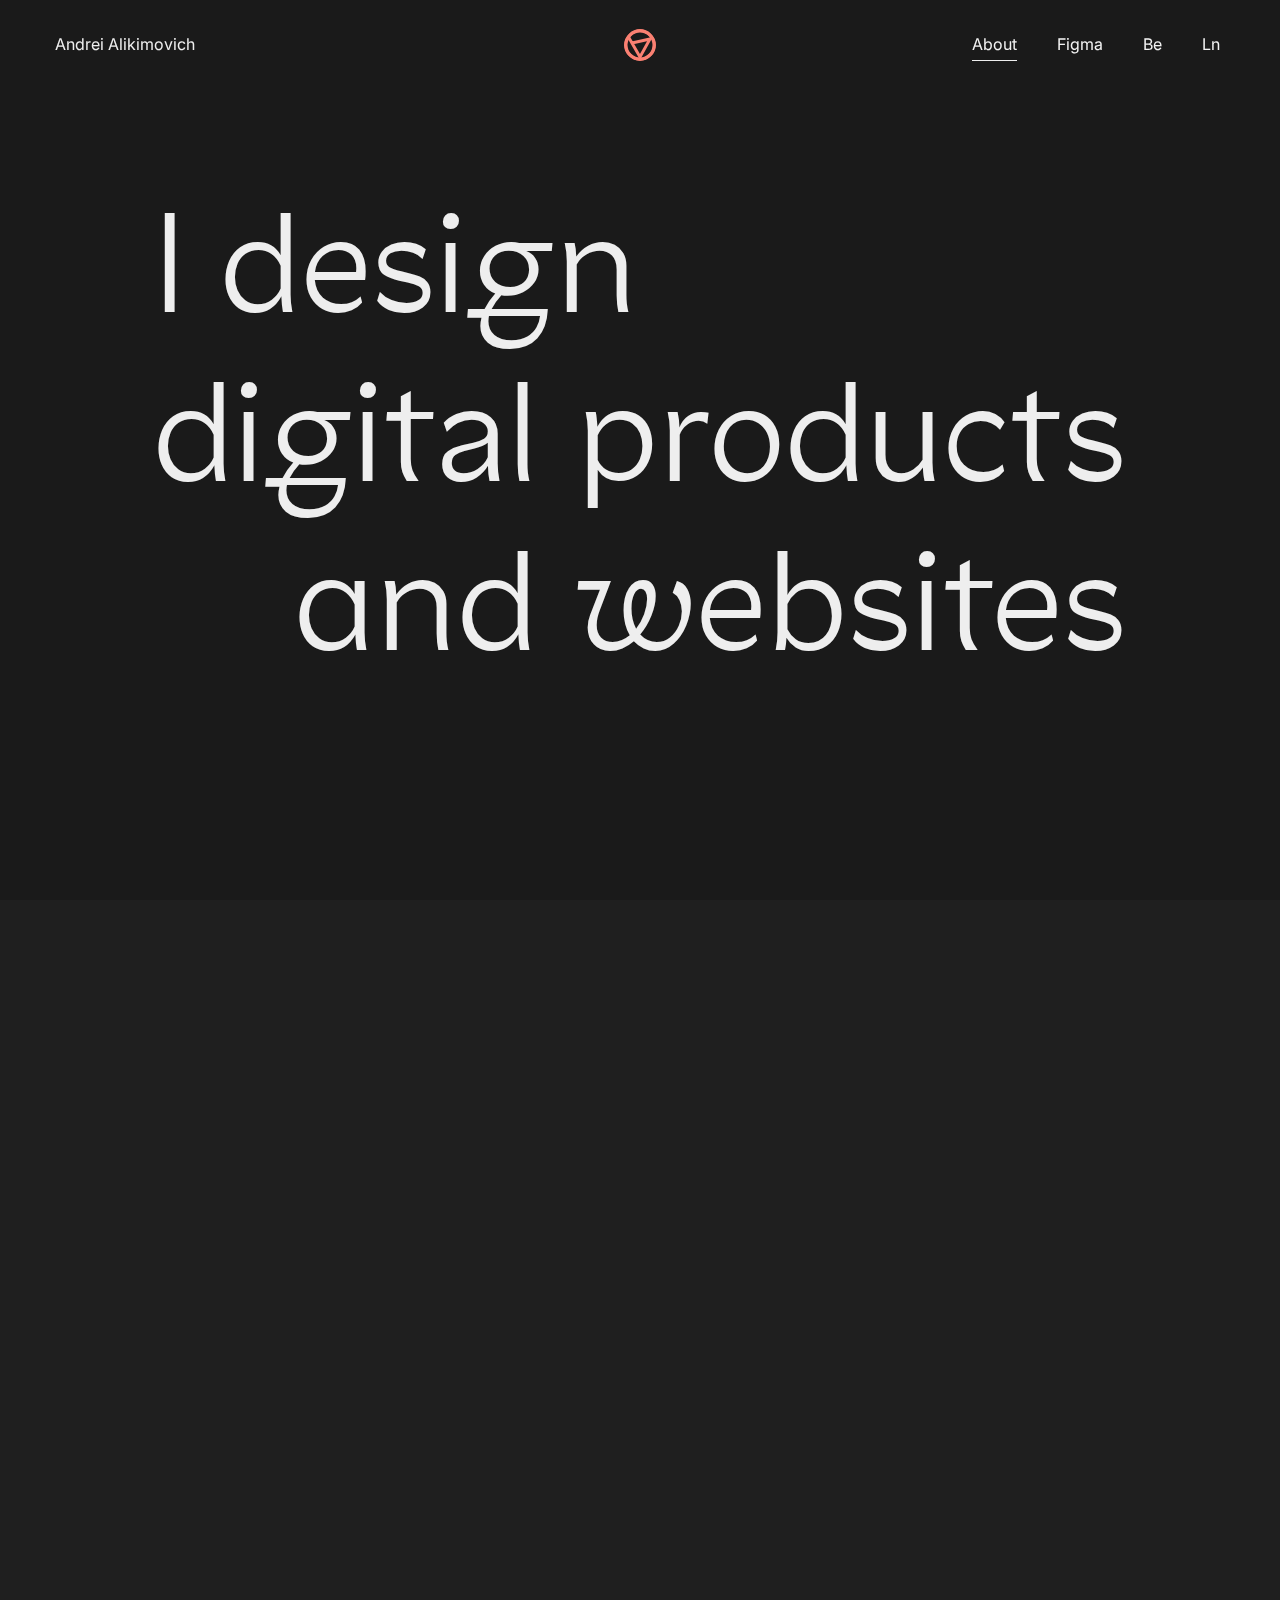
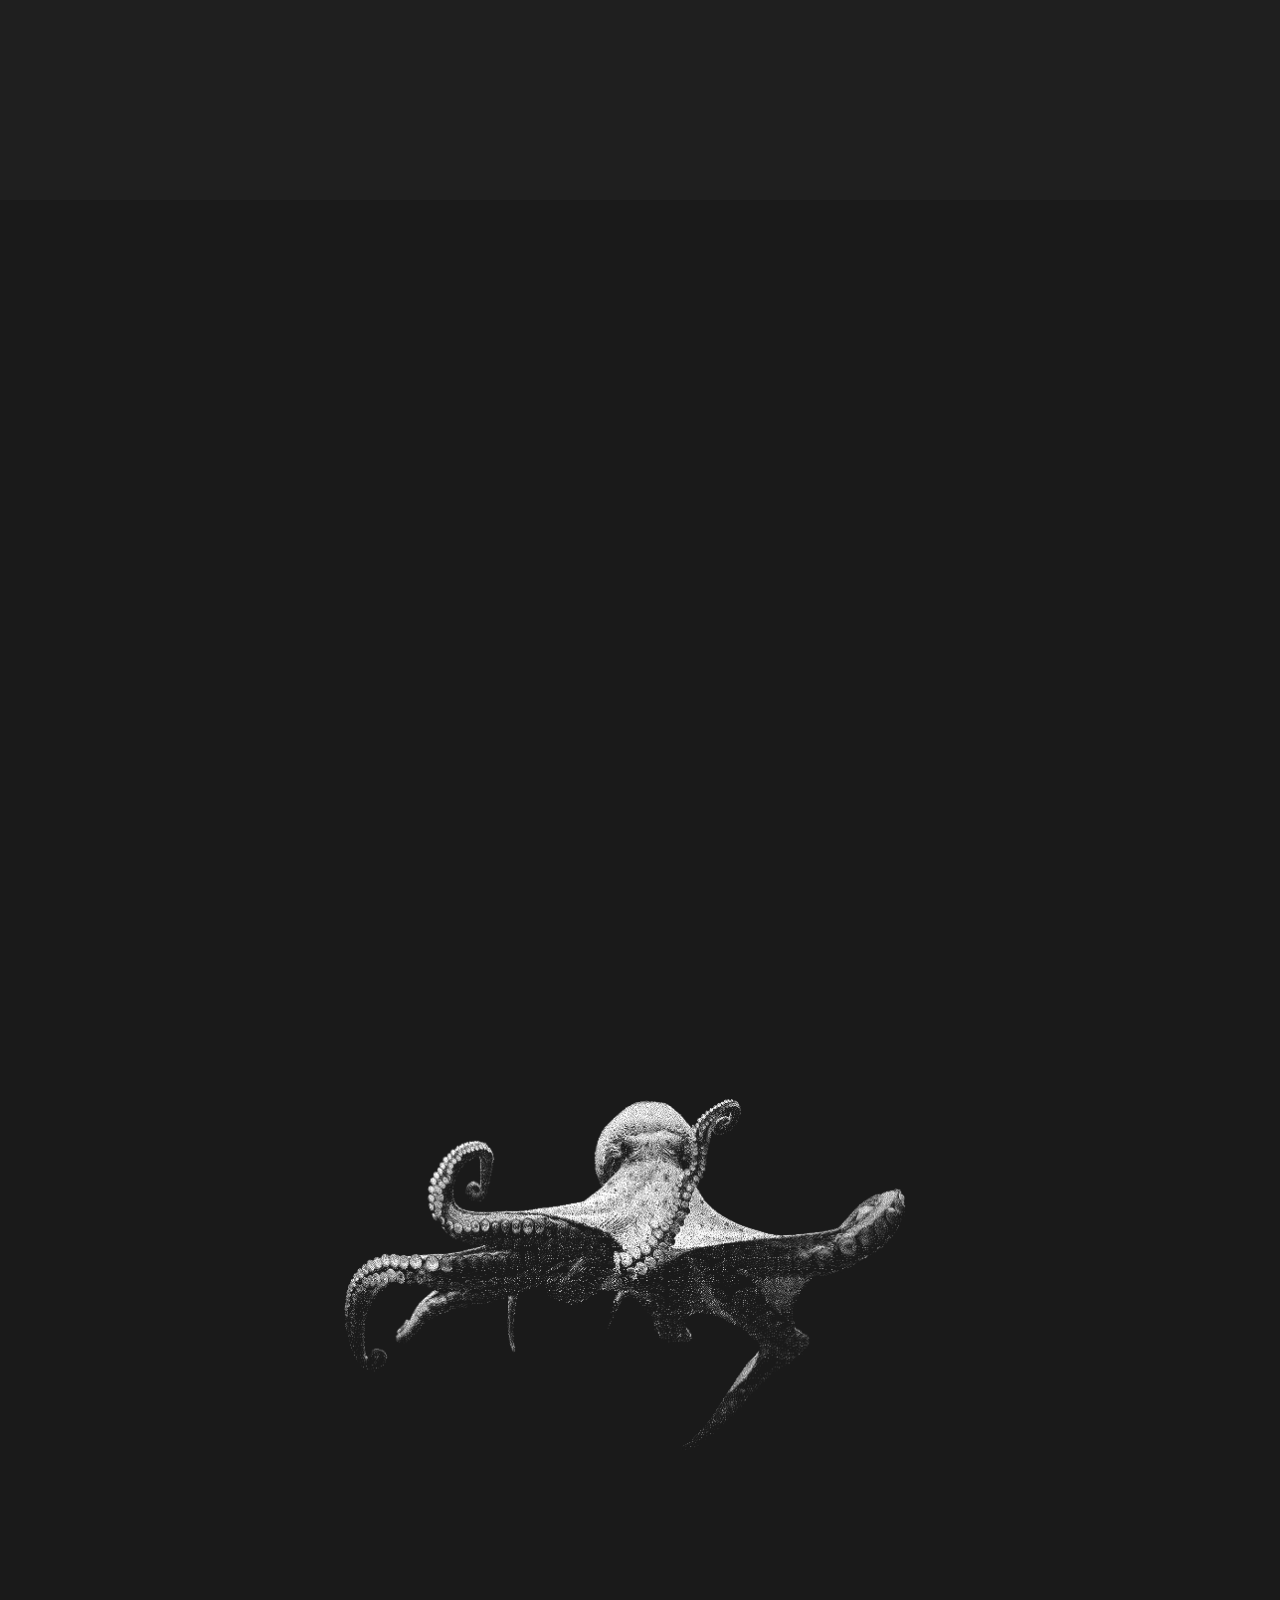
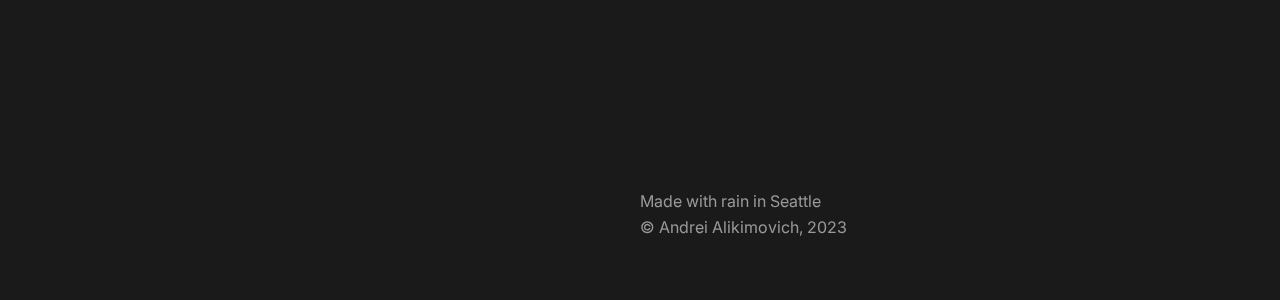
<file: about/index.html>
<!DOCTYPE html><html lang="en"><head><meta charSet="utf-8"/><meta http-equiv="X-UA-Compatible" content="IE=edge"/><meta name="viewport" content="width=device-width, initial-scale=1, shrink-to-fit=no"/><meta name="generator" content="Gatsby 5.11.0"/><meta name="theme-color" content="#1a1a1a"/><meta data-react-helmet="true" name="description" content="I design digital products"/><meta data-react-helmet="true" property="og:title" content="About Andrei Alikimovich"/><meta data-react-helmet="true" property="og:description" content="I design digital products"/><meta data-react-helmet="true" property="og:image" content="/static/share-about-544b482844fc09e311a647dd0a6382d8.png"/><meta data-react-helmet="true" name="twitter:image" content="/static/share-about-544b482844fc09e311a647dd0a6382d8.png"/><meta data-react-helmet="true" name="robots" content="noindex, nofollow"/><style data-href="/styles.6bf29ab195c486949668.css" data-identity="gatsby-global-css">@import url(https://fonts.googleapis.com/css2?family=Inter:wght@400;500&display=swap);.tl-edges{max-width:100%;overflow-x:hidden}.tl-wrapper{float:left;position:relative;width:100%}.tl-wrapper+.tl-wrapper{margin-left:-100%;margin-right:0}[data-aos][data-aos][data-aos-duration="50"],body[data-aos-duration="50"] [data-aos]{transition-duration:50ms}[data-aos][data-aos][data-aos-delay="50"],body[data-aos-delay="50"] [data-aos]{transition-delay:0}[data-aos][data-aos][data-aos-delay="50"].aos-animate,body[data-aos-delay="50"] [data-aos].aos-animate{transition-delay:50ms}[data-aos][data-aos][data-aos-duration="100"],body[data-aos-duration="100"] [data-aos]{transition-duration:.1s}[data-aos][data-aos][data-aos-delay="100"],body[data-aos-delay="100"] [data-aos]{transition-delay:0}[data-aos][data-aos][data-aos-delay="100"].aos-animate,body[data-aos-delay="100"] [data-aos].aos-animate{transition-delay:.1s}[data-aos][data-aos][data-aos-duration="150"],body[data-aos-duration="150"] [data-aos]{transition-duration:.15s}[data-aos][data-aos][data-aos-delay="150"],body[data-aos-delay="150"] [data-aos]{transition-delay:0}[data-aos][data-aos][data-aos-delay="150"].aos-animate,body[data-aos-delay="150"] [data-aos].aos-animate{transition-delay:.15s}[data-aos][data-aos][data-aos-duration="200"],body[data-aos-duration="200"] [data-aos]{transition-duration:.2s}[data-aos][data-aos][data-aos-delay="200"],body[data-aos-delay="200"] [data-aos]{transition-delay:0}[data-aos][data-aos][data-aos-delay="200"].aos-animate,body[data-aos-delay="200"] [data-aos].aos-animate{transition-delay:.2s}[data-aos][data-aos][data-aos-duration="250"],body[data-aos-duration="250"] [data-aos]{transition-duration:.25s}[data-aos][data-aos][data-aos-delay="250"],body[data-aos-delay="250"] [data-aos]{transition-delay:0}[data-aos][data-aos][data-aos-delay="250"].aos-animate,body[data-aos-delay="250"] [data-aos].aos-animate{transition-delay:.25s}[data-aos][data-aos][data-aos-duration="300"],body[data-aos-duration="300"] [data-aos]{transition-duration:.3s}[data-aos][data-aos][data-aos-delay="300"],body[data-aos-delay="300"] [data-aos]{transition-delay:0}[data-aos][data-aos][data-aos-delay="300"].aos-animate,body[data-aos-delay="300"] [data-aos].aos-animate{transition-delay:.3s}[data-aos][data-aos][data-aos-duration="350"],body[data-aos-duration="350"] [data-aos]{transition-duration:.35s}[data-aos][data-aos][data-aos-delay="350"],body[data-aos-delay="350"] [data-aos]{transition-delay:0}[data-aos][data-aos][data-aos-delay="350"].aos-animate,body[data-aos-delay="350"] [data-aos].aos-animate{transition-delay:.35s}[data-aos][data-aos][data-aos-duration="400"],body[data-aos-duration="400"] [data-aos]{transition-duration:.4s}[data-aos][data-aos][data-aos-delay="400"],body[data-aos-delay="400"] [data-aos]{transition-delay:0}[data-aos][data-aos][data-aos-delay="400"].aos-animate,body[data-aos-delay="400"] [data-aos].aos-animate{transition-delay:.4s}[data-aos][data-aos][data-aos-duration="450"],body[data-aos-duration="450"] [data-aos]{transition-duration:.45s}[data-aos][data-aos][data-aos-delay="450"],body[data-aos-delay="450"] [data-aos]{transition-delay:0}[data-aos][data-aos][data-aos-delay="450"].aos-animate,body[data-aos-delay="450"] [data-aos].aos-animate{transition-delay:.45s}[data-aos][data-aos][data-aos-duration="500"],body[data-aos-duration="500"] [data-aos]{transition-duration:.5s}[data-aos][data-aos][data-aos-delay="500"],body[data-aos-delay="500"] [data-aos]{transition-delay:0}[data-aos][data-aos][data-aos-delay="500"].aos-animate,body[data-aos-delay="500"] [data-aos].aos-animate{transition-delay:.5s}[data-aos][data-aos][data-aos-duration="550"],body[data-aos-duration="550"] [data-aos]{transition-duration:.55s}[data-aos][data-aos][data-aos-delay="550"],body[data-aos-delay="550"] [data-aos]{transition-delay:0}[data-aos][data-aos][data-aos-delay="550"].aos-animate,body[data-aos-delay="550"] [data-aos].aos-animate{transition-delay:.55s}[data-aos][data-aos][data-aos-duration="600"],body[data-aos-duration="600"] [data-aos]{transition-duration:.6s}[data-aos][data-aos][data-aos-delay="600"],body[data-aos-delay="600"] [data-aos]{transition-delay:0}[data-aos][data-aos][data-aos-delay="600"].aos-animate,body[data-aos-delay="600"] [data-aos].aos-animate{transition-delay:.6s}[data-aos][data-aos][data-aos-duration="650"],body[data-aos-duration="650"] [data-aos]{transition-duration:.65s}[data-aos][data-aos][data-aos-delay="650"],body[data-aos-delay="650"] [data-aos]{transition-delay:0}[data-aos][data-aos][data-aos-delay="650"].aos-animate,body[data-aos-delay="650"] [data-aos].aos-animate{transition-delay:.65s}[data-aos][data-aos][data-aos-duration="700"],body[data-aos-duration="700"] [data-aos]{transition-duration:.7s}[data-aos][data-aos][data-aos-delay="700"],body[data-aos-delay="700"] [data-aos]{transition-delay:0}[data-aos][data-aos][data-aos-delay="700"].aos-animate,body[data-aos-delay="700"] [data-aos].aos-animate{transition-delay:.7s}[data-aos][data-aos][data-aos-duration="750"],body[data-aos-duration="750"] [data-aos]{transition-duration:.75s}[data-aos][data-aos][data-aos-delay="750"],body[data-aos-delay="750"] [data-aos]{transition-delay:0}[data-aos][data-aos][data-aos-delay="750"].aos-animate,body[data-aos-delay="750"] [data-aos].aos-animate{transition-delay:.75s}[data-aos][data-aos][data-aos-duration="800"],body[data-aos-duration="800"] [data-aos]{transition-duration:.8s}[data-aos][data-aos][data-aos-delay="800"],body[data-aos-delay="800"] [data-aos]{transition-delay:0}[data-aos][data-aos][data-aos-delay="800"].aos-animate,body[data-aos-delay="800"] [data-aos].aos-animate{transition-delay:.8s}[data-aos][data-aos][data-aos-duration="850"],body[data-aos-duration="850"] [data-aos]{transition-duration:.85s}[data-aos][data-aos][data-aos-delay="850"],body[data-aos-delay="850"] [data-aos]{transition-delay:0}[data-aos][data-aos][data-aos-delay="850"].aos-animate,body[data-aos-delay="850"] [data-aos].aos-animate{transition-delay:.85s}[data-aos][data-aos][data-aos-duration="900"],body[data-aos-duration="900"] [data-aos]{transition-duration:.9s}[data-aos][data-aos][data-aos-delay="900"],body[data-aos-delay="900"] [data-aos]{transition-delay:0}[data-aos][data-aos][data-aos-delay="900"].aos-animate,body[data-aos-delay="900"] [data-aos].aos-animate{transition-delay:.9s}[data-aos][data-aos][data-aos-duration="950"],body[data-aos-duration="950"] [data-aos]{transition-duration:.95s}[data-aos][data-aos][data-aos-delay="950"],body[data-aos-delay="950"] [data-aos]{transition-delay:0}[data-aos][data-aos][data-aos-delay="950"].aos-animate,body[data-aos-delay="950"] [data-aos].aos-animate{transition-delay:.95s}[data-aos][data-aos][data-aos-duration="1000"],body[data-aos-duration="1000"] [data-aos]{transition-duration:1s}[data-aos][data-aos][data-aos-delay="1000"],body[data-aos-delay="1000"] [data-aos]{transition-delay:0}[data-aos][data-aos][data-aos-delay="1000"].aos-animate,body[data-aos-delay="1000"] [data-aos].aos-animate{transition-delay:1s}[data-aos][data-aos][data-aos-duration="1050"],body[data-aos-duration="1050"] [data-aos]{transition-duration:1.05s}[data-aos][data-aos][data-aos-delay="1050"],body[data-aos-delay="1050"] [data-aos]{transition-delay:0}[data-aos][data-aos][data-aos-delay="1050"].aos-animate,body[data-aos-delay="1050"] [data-aos].aos-animate{transition-delay:1.05s}[data-aos][data-aos][data-aos-duration="1100"],body[data-aos-duration="1100"] [data-aos]{transition-duration:1.1s}[data-aos][data-aos][data-aos-delay="1100"],body[data-aos-delay="1100"] [data-aos]{transition-delay:0}[data-aos][data-aos][data-aos-delay="1100"].aos-animate,body[data-aos-delay="1100"] [data-aos].aos-animate{transition-delay:1.1s}[data-aos][data-aos][data-aos-duration="1150"],body[data-aos-duration="1150"] [data-aos]{transition-duration:1.15s}[data-aos][data-aos][data-aos-delay="1150"],body[data-aos-delay="1150"] [data-aos]{transition-delay:0}[data-aos][data-aos][data-aos-delay="1150"].aos-animate,body[data-aos-delay="1150"] [data-aos].aos-animate{transition-delay:1.15s}[data-aos][data-aos][data-aos-duration="1200"],body[data-aos-duration="1200"] [data-aos]{transition-duration:1.2s}[data-aos][data-aos][data-aos-delay="1200"],body[data-aos-delay="1200"] [data-aos]{transition-delay:0}[data-aos][data-aos][data-aos-delay="1200"].aos-animate,body[data-aos-delay="1200"] [data-aos].aos-animate{transition-delay:1.2s}[data-aos][data-aos][data-aos-duration="1250"],body[data-aos-duration="1250"] [data-aos]{transition-duration:1.25s}[data-aos][data-aos][data-aos-delay="1250"],body[data-aos-delay="1250"] [data-aos]{transition-delay:0}[data-aos][data-aos][data-aos-delay="1250"].aos-animate,body[data-aos-delay="1250"] [data-aos].aos-animate{transition-delay:1.25s}[data-aos][data-aos][data-aos-duration="1300"],body[data-aos-duration="1300"] [data-aos]{transition-duration:1.3s}[data-aos][data-aos][data-aos-delay="1300"],body[data-aos-delay="1300"] [data-aos]{transition-delay:0}[data-aos][data-aos][data-aos-delay="1300"].aos-animate,body[data-aos-delay="1300"] [data-aos].aos-animate{transition-delay:1.3s}[data-aos][data-aos][data-aos-duration="1350"],body[data-aos-duration="1350"] [data-aos]{transition-duration:1.35s}[data-aos][data-aos][data-aos-delay="1350"],body[data-aos-delay="1350"] [data-aos]{transition-delay:0}[data-aos][data-aos][data-aos-delay="1350"].aos-animate,body[data-aos-delay="1350"] [data-aos].aos-animate{transition-delay:1.35s}[data-aos][data-aos][data-aos-duration="1400"],body[data-aos-duration="1400"] [data-aos]{transition-duration:1.4s}[data-aos][data-aos][data-aos-delay="1400"],body[data-aos-delay="1400"] [data-aos]{transition-delay:0}[data-aos][data-aos][data-aos-delay="1400"].aos-animate,body[data-aos-delay="1400"] [data-aos].aos-animate{transition-delay:1.4s}[data-aos][data-aos][data-aos-duration="1450"],body[data-aos-duration="1450"] [data-aos]{transition-duration:1.45s}[data-aos][data-aos][data-aos-delay="1450"],body[data-aos-delay="1450"] [data-aos]{transition-delay:0}[data-aos][data-aos][data-aos-delay="1450"].aos-animate,body[data-aos-delay="1450"] [data-aos].aos-animate{transition-delay:1.45s}[data-aos][data-aos][data-aos-duration="1500"],body[data-aos-duration="1500"] [data-aos]{transition-duration:1.5s}[data-aos][data-aos][data-aos-delay="1500"],body[data-aos-delay="1500"] [data-aos]{transition-delay:0}[data-aos][data-aos][data-aos-delay="1500"].aos-animate,body[data-aos-delay="1500"] [data-aos].aos-animate{transition-delay:1.5s}[data-aos][data-aos][data-aos-duration="1550"],body[data-aos-duration="1550"] [data-aos]{transition-duration:1.55s}[data-aos][data-aos][data-aos-delay="1550"],body[data-aos-delay="1550"] [data-aos]{transition-delay:0}[data-aos][data-aos][data-aos-delay="1550"].aos-animate,body[data-aos-delay="1550"] [data-aos].aos-animate{transition-delay:1.55s}[data-aos][data-aos][data-aos-duration="1600"],body[data-aos-duration="1600"] [data-aos]{transition-duration:1.6s}[data-aos][data-aos][data-aos-delay="1600"],body[data-aos-delay="1600"] [data-aos]{transition-delay:0}[data-aos][data-aos][data-aos-delay="1600"].aos-animate,body[data-aos-delay="1600"] [data-aos].aos-animate{transition-delay:1.6s}[data-aos][data-aos][data-aos-duration="1650"],body[data-aos-duration="1650"] [data-aos]{transition-duration:1.65s}[data-aos][data-aos][data-aos-delay="1650"],body[data-aos-delay="1650"] [data-aos]{transition-delay:0}[data-aos][data-aos][data-aos-delay="1650"].aos-animate,body[data-aos-delay="1650"] [data-aos].aos-animate{transition-delay:1.65s}[data-aos][data-aos][data-aos-duration="1700"],body[data-aos-duration="1700"] [data-aos]{transition-duration:1.7s}[data-aos][data-aos][data-aos-delay="1700"],body[data-aos-delay="1700"] [data-aos]{transition-delay:0}[data-aos][data-aos][data-aos-delay="1700"].aos-animate,body[data-aos-delay="1700"] [data-aos].aos-animate{transition-delay:1.7s}[data-aos][data-aos][data-aos-duration="1750"],body[data-aos-duration="1750"] [data-aos]{transition-duration:1.75s}[data-aos][data-aos][data-aos-delay="1750"],body[data-aos-delay="1750"] [data-aos]{transition-delay:0}[data-aos][data-aos][data-aos-delay="1750"].aos-animate,body[data-aos-delay="1750"] [data-aos].aos-animate{transition-delay:1.75s}[data-aos][data-aos][data-aos-duration="1800"],body[data-aos-duration="1800"] [data-aos]{transition-duration:1.8s}[data-aos][data-aos][data-aos-delay="1800"],body[data-aos-delay="1800"] [data-aos]{transition-delay:0}[data-aos][data-aos][data-aos-delay="1800"].aos-animate,body[data-aos-delay="1800"] [data-aos].aos-animate{transition-delay:1.8s}[data-aos][data-aos][data-aos-duration="1850"],body[data-aos-duration="1850"] [data-aos]{transition-duration:1.85s}[data-aos][data-aos][data-aos-delay="1850"],body[data-aos-delay="1850"] [data-aos]{transition-delay:0}[data-aos][data-aos][data-aos-delay="1850"].aos-animate,body[data-aos-delay="1850"] [data-aos].aos-animate{transition-delay:1.85s}[data-aos][data-aos][data-aos-duration="1900"],body[data-aos-duration="1900"] [data-aos]{transition-duration:1.9s}[data-aos][data-aos][data-aos-delay="1900"],body[data-aos-delay="1900"] [data-aos]{transition-delay:0}[data-aos][data-aos][data-aos-delay="1900"].aos-animate,body[data-aos-delay="1900"] [data-aos].aos-animate{transition-delay:1.9s}[data-aos][data-aos][data-aos-duration="1950"],body[data-aos-duration="1950"] [data-aos]{transition-duration:1.95s}[data-aos][data-aos][data-aos-delay="1950"],body[data-aos-delay="1950"] [data-aos]{transition-delay:0}[data-aos][data-aos][data-aos-delay="1950"].aos-animate,body[data-aos-delay="1950"] [data-aos].aos-animate{transition-delay:1.95s}[data-aos][data-aos][data-aos-duration="2000"],body[data-aos-duration="2000"] [data-aos]{transition-duration:2s}[data-aos][data-aos][data-aos-delay="2000"],body[data-aos-delay="2000"] [data-aos]{transition-delay:0}[data-aos][data-aos][data-aos-delay="2000"].aos-animate,body[data-aos-delay="2000"] [data-aos].aos-animate{transition-delay:2s}[data-aos][data-aos][data-aos-duration="2050"],body[data-aos-duration="2050"] [data-aos]{transition-duration:2.05s}[data-aos][data-aos][data-aos-delay="2050"],body[data-aos-delay="2050"] [data-aos]{transition-delay:0}[data-aos][data-aos][data-aos-delay="2050"].aos-animate,body[data-aos-delay="2050"] [data-aos].aos-animate{transition-delay:2.05s}[data-aos][data-aos][data-aos-duration="2100"],body[data-aos-duration="2100"] [data-aos]{transition-duration:2.1s}[data-aos][data-aos][data-aos-delay="2100"],body[data-aos-delay="2100"] [data-aos]{transition-delay:0}[data-aos][data-aos][data-aos-delay="2100"].aos-animate,body[data-aos-delay="2100"] [data-aos].aos-animate{transition-delay:2.1s}[data-aos][data-aos][data-aos-duration="2150"],body[data-aos-duration="2150"] [data-aos]{transition-duration:2.15s}[data-aos][data-aos][data-aos-delay="2150"],body[data-aos-delay="2150"] [data-aos]{transition-delay:0}[data-aos][data-aos][data-aos-delay="2150"].aos-animate,body[data-aos-delay="2150"] [data-aos].aos-animate{transition-delay:2.15s}[data-aos][data-aos][data-aos-duration="2200"],body[data-aos-duration="2200"] [data-aos]{transition-duration:2.2s}[data-aos][data-aos][data-aos-delay="2200"],body[data-aos-delay="2200"] [data-aos]{transition-delay:0}[data-aos][data-aos][data-aos-delay="2200"].aos-animate,body[data-aos-delay="2200"] [data-aos].aos-animate{transition-delay:2.2s}[data-aos][data-aos][data-aos-duration="2250"],body[data-aos-duration="2250"] [data-aos]{transition-duration:2.25s}[data-aos][data-aos][data-aos-delay="2250"],body[data-aos-delay="2250"] [data-aos]{transition-delay:0}[data-aos][data-aos][data-aos-delay="2250"].aos-animate,body[data-aos-delay="2250"] [data-aos].aos-animate{transition-delay:2.25s}[data-aos][data-aos][data-aos-duration="2300"],body[data-aos-duration="2300"] [data-aos]{transition-duration:2.3s}[data-aos][data-aos][data-aos-delay="2300"],body[data-aos-delay="2300"] [data-aos]{transition-delay:0}[data-aos][data-aos][data-aos-delay="2300"].aos-animate,body[data-aos-delay="2300"] [data-aos].aos-animate{transition-delay:2.3s}[data-aos][data-aos][data-aos-duration="2350"],body[data-aos-duration="2350"] [data-aos]{transition-duration:2.35s}[data-aos][data-aos][data-aos-delay="2350"],body[data-aos-delay="2350"] [data-aos]{transition-delay:0}[data-aos][data-aos][data-aos-delay="2350"].aos-animate,body[data-aos-delay="2350"] [data-aos].aos-animate{transition-delay:2.35s}[data-aos][data-aos][data-aos-duration="2400"],body[data-aos-duration="2400"] [data-aos]{transition-duration:2.4s}[data-aos][data-aos][data-aos-delay="2400"],body[data-aos-delay="2400"] [data-aos]{transition-delay:0}[data-aos][data-aos][data-aos-delay="2400"].aos-animate,body[data-aos-delay="2400"] [data-aos].aos-animate{transition-delay:2.4s}[data-aos][data-aos][data-aos-duration="2450"],body[data-aos-duration="2450"] [data-aos]{transition-duration:2.45s}[data-aos][data-aos][data-aos-delay="2450"],body[data-aos-delay="2450"] [data-aos]{transition-delay:0}[data-aos][data-aos][data-aos-delay="2450"].aos-animate,body[data-aos-delay="2450"] [data-aos].aos-animate{transition-delay:2.45s}[data-aos][data-aos][data-aos-duration="2500"],body[data-aos-duration="2500"] [data-aos]{transition-duration:2.5s}[data-aos][data-aos][data-aos-delay="2500"],body[data-aos-delay="2500"] [data-aos]{transition-delay:0}[data-aos][data-aos][data-aos-delay="2500"].aos-animate,body[data-aos-delay="2500"] [data-aos].aos-animate{transition-delay:2.5s}[data-aos][data-aos][data-aos-duration="2550"],body[data-aos-duration="2550"] [data-aos]{transition-duration:2.55s}[data-aos][data-aos][data-aos-delay="2550"],body[data-aos-delay="2550"] [data-aos]{transition-delay:0}[data-aos][data-aos][data-aos-delay="2550"].aos-animate,body[data-aos-delay="2550"] [data-aos].aos-animate{transition-delay:2.55s}[data-aos][data-aos][data-aos-duration="2600"],body[data-aos-duration="2600"] [data-aos]{transition-duration:2.6s}[data-aos][data-aos][data-aos-delay="2600"],body[data-aos-delay="2600"] [data-aos]{transition-delay:0}[data-aos][data-aos][data-aos-delay="2600"].aos-animate,body[data-aos-delay="2600"] [data-aos].aos-animate{transition-delay:2.6s}[data-aos][data-aos][data-aos-duration="2650"],body[data-aos-duration="2650"] [data-aos]{transition-duration:2.65s}[data-aos][data-aos][data-aos-delay="2650"],body[data-aos-delay="2650"] [data-aos]{transition-delay:0}[data-aos][data-aos][data-aos-delay="2650"].aos-animate,body[data-aos-delay="2650"] [data-aos].aos-animate{transition-delay:2.65s}[data-aos][data-aos][data-aos-duration="2700"],body[data-aos-duration="2700"] [data-aos]{transition-duration:2.7s}[data-aos][data-aos][data-aos-delay="2700"],body[data-aos-delay="2700"] [data-aos]{transition-delay:0}[data-aos][data-aos][data-aos-delay="2700"].aos-animate,body[data-aos-delay="2700"] [data-aos].aos-animate{transition-delay:2.7s}[data-aos][data-aos][data-aos-duration="2750"],body[data-aos-duration="2750"] [data-aos]{transition-duration:2.75s}[data-aos][data-aos][data-aos-delay="2750"],body[data-aos-delay="2750"] [data-aos]{transition-delay:0}[data-aos][data-aos][data-aos-delay="2750"].aos-animate,body[data-aos-delay="2750"] [data-aos].aos-animate{transition-delay:2.75s}[data-aos][data-aos][data-aos-duration="2800"],body[data-aos-duration="2800"] [data-aos]{transition-duration:2.8s}[data-aos][data-aos][data-aos-delay="2800"],body[data-aos-delay="2800"] [data-aos]{transition-delay:0}[data-aos][data-aos][data-aos-delay="2800"].aos-animate,body[data-aos-delay="2800"] [data-aos].aos-animate{transition-delay:2.8s}[data-aos][data-aos][data-aos-duration="2850"],body[data-aos-duration="2850"] [data-aos]{transition-duration:2.85s}[data-aos][data-aos][data-aos-delay="2850"],body[data-aos-delay="2850"] [data-aos]{transition-delay:0}[data-aos][data-aos][data-aos-delay="2850"].aos-animate,body[data-aos-delay="2850"] [data-aos].aos-animate{transition-delay:2.85s}[data-aos][data-aos][data-aos-duration="2900"],body[data-aos-duration="2900"] [data-aos]{transition-duration:2.9s}[data-aos][data-aos][data-aos-delay="2900"],body[data-aos-delay="2900"] [data-aos]{transition-delay:0}[data-aos][data-aos][data-aos-delay="2900"].aos-animate,body[data-aos-delay="2900"] [data-aos].aos-animate{transition-delay:2.9s}[data-aos][data-aos][data-aos-duration="2950"],body[data-aos-duration="2950"] [data-aos]{transition-duration:2.95s}[data-aos][data-aos][data-aos-delay="2950"],body[data-aos-delay="2950"] [data-aos]{transition-delay:0}[data-aos][data-aos][data-aos-delay="2950"].aos-animate,body[data-aos-delay="2950"] [data-aos].aos-animate{transition-delay:2.95s}[data-aos][data-aos][data-aos-duration="3000"],body[data-aos-duration="3000"] [data-aos]{transition-duration:3s}[data-aos][data-aos][data-aos-delay="3000"],body[data-aos-delay="3000"] [data-aos]{transition-delay:0}[data-aos][data-aos][data-aos-delay="3000"].aos-animate,body[data-aos-delay="3000"] [data-aos].aos-animate{transition-delay:3s}[data-aos][data-aos][data-aos-easing=linear],body[data-aos-easing=linear] [data-aos]{transition-timing-function:cubic-bezier(.25,.25,.75,.75)}[data-aos][data-aos][data-aos-easing=ease],body[data-aos-easing=ease] [data-aos]{transition-timing-function:ease}[data-aos][data-aos][data-aos-easing=ease-in],body[data-aos-easing=ease-in] [data-aos]{transition-timing-function:ease-in}[data-aos][data-aos][data-aos-easing=ease-out],body[data-aos-easing=ease-out] [data-aos]{transition-timing-function:ease-out}[data-aos][data-aos][data-aos-easing=ease-in-out],body[data-aos-easing=ease-in-out] [data-aos]{transition-timing-function:ease-in-out}[data-aos][data-aos][data-aos-easing=ease-in-back],body[data-aos-easing=ease-in-back] [data-aos]{transition-timing-function:cubic-bezier(.6,-.28,.735,.045)}[data-aos][data-aos][data-aos-easing=ease-out-back],body[data-aos-easing=ease-out-back] [data-aos]{transition-timing-function:cubic-bezier(.175,.885,.32,1.275)}[data-aos][data-aos][data-aos-easing=ease-in-out-back],body[data-aos-easing=ease-in-out-back] [data-aos]{transition-timing-function:cubic-bezier(.68,-.55,.265,1.55)}[data-aos][data-aos][data-aos-easing=ease-in-sine],body[data-aos-easing=ease-in-sine] [data-aos]{transition-timing-function:cubic-bezier(.47,0,.745,.715)}[data-aos][data-aos][data-aos-easing=ease-out-sine],body[data-aos-easing=ease-out-sine] [data-aos]{transition-timing-function:cubic-bezier(.39,.575,.565,1)}[data-aos][data-aos][data-aos-easing=ease-in-out-sine],body[data-aos-easing=ease-in-out-sine] [data-aos]{transition-timing-function:cubic-bezier(.445,.05,.55,.95)}[data-aos][data-aos][data-aos-easing=ease-in-quad],body[data-aos-easing=ease-in-quad] [data-aos]{transition-timing-function:cubic-bezier(.55,.085,.68,.53)}[data-aos][data-aos][data-aos-easing=ease-out-quad],body[data-aos-easing=ease-out-quad] [data-aos]{transition-timing-function:cubic-bezier(.25,.46,.45,.94)}[data-aos][data-aos][data-aos-easing=ease-in-out-quad],body[data-aos-easing=ease-in-out-quad] [data-aos]{transition-timing-function:cubic-bezier(.455,.03,.515,.955)}[data-aos][data-aos][data-aos-easing=ease-in-cubic],body[data-aos-easing=ease-in-cubic] [data-aos]{transition-timing-function:cubic-bezier(.55,.085,.68,.53)}[data-aos][data-aos][data-aos-easing=ease-out-cubic],body[data-aos-easing=ease-out-cubic] [data-aos]{transition-timing-function:cubic-bezier(.25,.46,.45,.94)}[data-aos][data-aos][data-aos-easing=ease-in-out-cubic],body[data-aos-easing=ease-in-out-cubic] [data-aos]{transition-timing-function:cubic-bezier(.455,.03,.515,.955)}[data-aos][data-aos][data-aos-easing=ease-in-quart],body[data-aos-easing=ease-in-quart] [data-aos]{transition-timing-function:cubic-bezier(.55,.085,.68,.53)}[data-aos][data-aos][data-aos-easing=ease-out-quart],body[data-aos-easing=ease-out-quart] [data-aos]{transition-timing-function:cubic-bezier(.25,.46,.45,.94)}[data-aos][data-aos][data-aos-easing=ease-in-out-quart],body[data-aos-easing=ease-in-out-quart] [data-aos]{transition-timing-function:cubic-bezier(.455,.03,.515,.955)}[data-aos^=fade][data-aos^=fade]{opacity:0;transition-property:opacity,transform}[data-aos^=fade][data-aos^=fade].aos-animate{opacity:1;transform:translateZ(0)}[data-aos=fade-up]{transform:translate3d(0,100px,0)}[data-aos=fade-down]{transform:translate3d(0,-100px,0)}[data-aos=fade-right]{transform:translate3d(-100px,0,0)}[data-aos=fade-left]{transform:translate3d(100px,0,0)}[data-aos=fade-up-right]{transform:translate3d(-100px,100px,0)}[data-aos=fade-up-left]{transform:translate3d(100px,100px,0)}[data-aos=fade-down-right]{transform:translate3d(-100px,-100px,0)}[data-aos=fade-down-left]{transform:translate3d(100px,-100px,0)}[data-aos^=zoom][data-aos^=zoom]{opacity:0;transition-property:opacity,transform}[data-aos^=zoom][data-aos^=zoom].aos-animate{opacity:1;transform:translateZ(0) scale(1)}[data-aos=zoom-in]{transform:scale(.6)}[data-aos=zoom-in-up]{transform:translate3d(0,100px,0) scale(.6)}[data-aos=zoom-in-down]{transform:translate3d(0,-100px,0) scale(.6)}[data-aos=zoom-in-right]{transform:translate3d(-100px,0,0) scale(.6)}[data-aos=zoom-in-left]{transform:translate3d(100px,0,0) scale(.6)}[data-aos=zoom-out]{transform:scale(1.2)}[data-aos=zoom-out-up]{transform:translate3d(0,100px,0) scale(1.2)}[data-aos=zoom-out-down]{transform:translate3d(0,-100px,0) scale(1.2)}[data-aos=zoom-out-right]{transform:translate3d(-100px,0,0) scale(1.2)}[data-aos=zoom-out-left]{transform:translate3d(100px,0,0) scale(1.2)}[data-aos^=slide][data-aos^=slide]{transition-property:transform}[data-aos^=slide][data-aos^=slide].aos-animate{transform:translateZ(0)}[data-aos=slide-up]{transform:translate3d(0,100%,0)}[data-aos=slide-down]{transform:translate3d(0,-100%,0)}[data-aos=slide-right]{transform:translate3d(-100%,0,0)}[data-aos=slide-left]{transform:translate3d(100%,0,0)}[data-aos^=flip][data-aos^=flip]{-webkit-backface-visibility:hidden;backface-visibility:hidden;transition-property:transform}[data-aos=flip-left]{transform:perspective(2500px) rotateY(-100deg)}[data-aos=flip-left].aos-animate{transform:perspective(2500px) rotateY(0)}[data-aos=flip-right]{transform:perspective(2500px) rotateY(100deg)}[data-aos=flip-right].aos-animate{transform:perspective(2500px) rotateY(0)}[data-aos=flip-up]{transform:perspective(2500px) rotateX(-100deg)}[data-aos=flip-up].aos-animate{transform:perspective(2500px) rotateX(0)}[data-aos=flip-down]{transform:perspective(2500px) rotateX(100deg)}[data-aos=flip-down].aos-animate{transform:perspective(2500px) rotateX(0)}:root{--tmb-scrollbar-width:0px}.background-image img,.background-video,.card-blog .card-img img,.card-fullscreen .card-img img,.card.card-image-lg img,.card.card-image-md img,.card.card-image-sm img,.card.card-image-xl img,.gallery-item-lg img,.gallery-item-md img,.gallery-item-sm img,.gallery-item-xl img,.object-fit-image{font-family:"object-fit: cover";height:100%;left:0;object-fit:cover;position:absolute;top:0;width:100%}.icon-arrow,.icon-arrow path:last-child,.swiper-button-next svg,.swiper-button-next svg path:last-child,.swiper-button-prev svg,.swiper-button-prev svg path:last-child{transition:transform .2s ease-in-out;will-change:transform}.icon-arrow-left path:last-child,.swiper-button-prev svg path:last-child{transform-origin:left center}.icon-arrow-right path:last-child,.swiper-button-next svg path:last-child{transform-origin:right center}.btn:focus .icon-arrow-left,.btn:focus .swiper-button-prev svg,.btn:hover .icon-arrow-left,.btn:hover .swiper-button-prev svg,.icon-arrow-left-hover,.nav .nav-link.active .icon-arrow-left,.nav .nav-link.active .swiper-button-prev svg,.nav .nav-link:focus .icon-arrow-left,.nav .nav-link:focus .swiper-button-prev svg,.nav .nav-link:hover .icon-arrow-left,.nav .nav-link:hover .swiper-button-prev svg,.swiper-button-prev .btn:focus svg,.swiper-button-prev .btn:hover svg,.swiper-button-prev .nav .nav-link.active svg,.swiper-button-prev .nav .nav-link:focus svg,.swiper-button-prev .nav .nav-link:hover svg,.swiper-button-prev:hover svg{transform:translateX(-22%)}.btn:focus .icon-arrow-left path:last-child,.btn:focus .swiper-button-prev svg path:last-child,.btn:hover .icon-arrow-left path:last-child,.btn:hover .swiper-button-prev svg path:last-child,.icon-arrow-left-hover path:last-child,.nav .nav-link.active .icon-arrow-left path:last-child,.nav .nav-link.active .swiper-button-prev svg path:last-child,.nav .nav-link:focus .icon-arrow-left path:last-child,.nav .nav-link:focus .swiper-button-prev svg path:last-child,.nav .nav-link:hover .icon-arrow-left path:last-child,.nav .nav-link:hover .swiper-button-prev svg path:last-child,.swiper-button-prev .btn:focus svg path:last-child,.swiper-button-prev .btn:hover svg path:last-child,.swiper-button-prev .nav .nav-link.active svg path:last-child,.swiper-button-prev .nav .nav-link:focus svg path:last-child,.swiper-button-prev .nav .nav-link:hover svg path:last-child,.swiper-button-prev:hover svg path:last-child{transform:scaleX(1.3)}.btn:focus .icon-arrow-right,.btn:focus .swiper-button-next svg,.btn:hover .icon-arrow-right,.btn:hover .swiper-button-next svg,.card-service.card-hover-zoom:focus .btn .icon-arrow-right,.card-service.card-hover-zoom:focus .btn .swiper-button-next svg,.card-service.card-hover-zoom:hover .btn .icon-arrow-right,.card-service.card-hover-zoom:hover .btn .swiper-button-next svg,.icon-arrow-right-hover,.nav .nav-link.active .icon-arrow-right,.nav .nav-link.active .swiper-button-next svg,.nav .nav-link:focus .icon-arrow-right,.nav .nav-link:focus .swiper-button-next svg,.nav .nav-link:hover .icon-arrow-right,.nav .nav-link:hover .swiper-button-next svg,.swiper-button-next .btn:focus svg,.swiper-button-next .btn:hover svg,.swiper-button-next .card-service.card-hover-zoom:focus .btn svg,.swiper-button-next .card-service.card-hover-zoom:hover .btn svg,.swiper-button-next .nav .nav-link.active svg,.swiper-button-next .nav .nav-link:focus svg,.swiper-button-next .nav .nav-link:hover svg,.swiper-button-next:hover svg{transform:translateX(22%)}.btn:focus .icon-arrow-right path:last-child,.btn:focus .swiper-button-next svg path:last-child,.btn:hover .icon-arrow-right path:last-child,.btn:hover .swiper-button-next svg path:last-child,.card-service.card-hover-zoom:focus .btn .icon-arrow-right path:last-child,.card-service.card-hover-zoom:focus .btn .swiper-button-next svg path:last-child,.card-service.card-hover-zoom:hover .btn .icon-arrow-right path:last-child,.card-service.card-hover-zoom:hover .btn .swiper-button-next svg path:last-child,.icon-arrow-right-hover path:last-child,.nav .nav-link.active .icon-arrow-right path:last-child,.nav .nav-link.active .swiper-button-next svg path:last-child,.nav .nav-link:focus .icon-arrow-right path:last-child,.nav .nav-link:focus .swiper-button-next svg path:last-child,.nav .nav-link:hover .icon-arrow-right path:last-child,.nav .nav-link:hover .swiper-button-next svg path:last-child,.swiper-button-next .btn:focus svg path:last-child,.swiper-button-next .btn:hover svg path:last-child,.swiper-button-next .card-service.card-hover-zoom:focus .btn svg path:last-child,.swiper-button-next .card-service.card-hover-zoom:hover .btn svg path:last-child,.swiper-button-next .nav .nav-link.active svg path:last-child,.swiper-button-next .nav .nav-link:focus svg path:last-child,.swiper-button-next .nav .nav-link:hover svg path:last-child,.swiper-button-next:hover svg path:last-child{transform:scaleX(1.3)}/*!
 * Bootstrap v4.5.0 (https://getbootstrap.com/)
 * Copyright 2011-2020 The Bootstrap Authors
 * Copyright 2011-2020 Twitter, Inc.
 * Licensed under MIT (https://github.com/twbs/bootstrap/blob/master/LICENSE)
 */:root{--orange:salmon;--light:#f5f5f5;--dark:#1a1a1a;--breakpoint-xs:0;--breakpoint-sm:620px;--breakpoint-md:828px;--breakpoint-lg:1024px;--breakpoint-xl:1200px;--font-family-sans-serif:-apple-system,BlinkMacSystemFont,"Segoe UI",Roboto,"Helvetica Neue",Arial,"Noto Sans",sans-serif,"Apple Color Emoji","Segoe UI Emoji","Segoe UI Symbol","Noto Color Emoji";--font-family-monospace:SFMono-Regular,Menlo,Monaco,Consolas,"Liberation Mono","Courier New",monospace}*,:after,:before{box-sizing:border-box}html{-webkit-text-size-adjust:100%;-webkit-tap-highlight-color:rgba(14,14,14,0);font-family:sans-serif;line-height:1.15}article,aside,figcaption,figure,footer,header,hgroup,main,nav,section{display:block}body{background-color:#1a1a1a;color:#f2f2f2;font-family:Inter,Segoe UI,Tahoma,Geneva,Verdana,sans-serif;font-size:1rem;font-weight:400;line-height:1.6;margin:0;text-align:left}[tabindex="-1"]:focus:not(:focus-visible){outline:0!important}hr{box-sizing:content-box;height:0;overflow:visible}h1,h2,h3,h4,h5,h6{margin-bottom:1.66667rem;margin-top:0}p{margin-bottom:1rem;margin-top:0}abbr[data-original-title],abbr[title]{border-bottom:0;cursor:help;text-decoration:underline;-webkit-text-decoration:underline dotted;text-decoration:underline dotted;-webkit-text-decoration-skip-ink:none;text-decoration-skip-ink:none}address{font-style:normal;line-height:inherit}address,dl,ol,ul{margin-bottom:1rem}dl,ol,ul{margin-top:0}ol ol,ol ul,ul ol,ul ul{margin-bottom:0}dt{font-weight:700}dd{margin-bottom:.5rem;margin-left:0}blockquote{margin:0 0 1rem}b,strong{font-weight:bolder}small{font-size:80%}sub,sup{font-size:75%;line-height:0;position:relative;vertical-align:baseline}sub{bottom:-.25em}sup{top:-.5em}a{background-color:transparent;color:#007bff;text-decoration:none}a:hover{color:#0056b3;text-decoration:underline}a:not([href]),a:not([href]):hover{color:inherit;text-decoration:none}code,kbd,pre,samp{font-family:SFMono-Regular,Menlo,Monaco,Consolas,Liberation Mono,Courier New,monospace;font-size:1em}pre{-ms-overflow-style:scrollbar;margin-bottom:1rem;margin-top:0;overflow:auto}figure{margin:0 0 1rem}img{border-style:none}img,svg{vertical-align:middle}svg{overflow:hidden}table{border-collapse:collapse}caption{caption-side:bottom;color:#969696;padding-bottom:30px 0 23px;padding-top:30px 0 23px;text-align:left}th{text-align:inherit}label{display:inline-block;margin-bottom:.5rem}button{border-radius:0}button:focus{outline:1px dotted;outline:5px auto -webkit-focus-ring-color}button,input,optgroup,select,textarea{font-family:inherit;font-size:inherit;line-height:inherit;margin:0}button,input{overflow:visible}button,select{text-transform:none}[role=button]{cursor:pointer}select{word-wrap:normal}[type=button],[type=reset],[type=submit],button{-webkit-appearance:button}[type=button]:not(:disabled),[type=reset]:not(:disabled),[type=submit]:not(:disabled),button:not(:disabled){cursor:pointer}[type=button]::-moz-focus-inner,[type=reset]::-moz-focus-inner,[type=submit]::-moz-focus-inner,button::-moz-focus-inner{border-style:none;padding:0}legend{color:inherit;display:block;font-size:1.5rem;line-height:inherit;margin-bottom:.5rem;max-width:100%;padding:0;white-space:normal;width:100%}progress{vertical-align:baseline}[type=number]::-webkit-inner-spin-button,[type=number]::-webkit-outer-spin-button{height:auto}[type=search]{-webkit-appearance:none;outline-offset:-2px}[type=search]::-webkit-search-decoration{-webkit-appearance:none}::-webkit-file-upload-button{-webkit-appearance:button;font:inherit}output{display:inline-block}summary{cursor:pointer;display:list-item}template{display:none}[hidden]{display:none!important}.h1,.h2,.h3,.h4,.h5,.h6,h1,h2,h3,h4,h5,h6{font-family:Inter,Segoe UI,Tahoma,Geneva,Verdana,sans-serif;font-weight:500;line-height:1.2;margin-bottom:1.66667rem}.h1,h1{font-size:2.5rem}.h2,h2{font-size:2rem}.h3,h3{font-size:1.75rem}.h4,h4{font-size:1.5rem}.h5,h5{font-size:1.25rem}.h6,h6{font-size:1rem}.lead{font-size:1.25em;font-weight:300}.display-1{font-size:6rem}.display-1,.display-2{font-weight:300;line-height:1.2}.display-2{font-size:5.5rem}.display-3{font-size:4.5rem}.display-3,.display-4{font-weight:300;line-height:1.2}.display-4{font-size:3.5rem}hr{border:0;border-top:1px solid rgba(14,14,14,.1);margin-bottom:3.33333rem;margin-top:3.33333rem}.small,small{font-size:80%;font-weight:400}.mark,mark{background-color:#fcf8e3;padding:.2em}.list-inline,.list-unstyled{list-style:none;padding-left:0}.list-inline-item{display:inline-block}.list-inline-item:not(:last-child){margin-right:.5rem}.initialism{font-size:90%;text-transform:uppercase}.blockquote{font-size:1.25rem;margin-bottom:3.33333rem}.blockquote-footer{color:#969696;display:block;font-size:80%}.blockquote-footer:before{content:"\2014\00A0"}.img-fluid,.img-thumbnail{height:auto;max-width:100%}.img-thumbnail{background-color:#eee;border:1px solid #dee2e6;border-radius:0;padding:.25rem}.figure{display:inline-block}.figure-img{line-height:1;margin-bottom:1.66667rem}.figure-caption{color:#969696;font-size:90%}code{word-wrap:break-word;color:#e83e8c;font-size:87.5%}a>code{color:inherit}kbd{background-color:#212529;border-radius:.2rem;color:#eee;font-size:87.5%;padding:.2rem .4rem}kbd kbd{font-size:100%;font-weight:700;padding:0}pre{color:#212529;display:block;font-size:87.5%}pre code{color:inherit;font-size:inherit;word-break:normal}.pre-scrollable{max-height:340px;overflow-y:scroll}.container{margin-left:auto;margin-right:auto;padding-left:0;padding-right:0;width:100%}@media (min-width:620px){.container{max-width:540px}}@media (min-width:828px){.container{max-width:720px}}@media (min-width:1024px){.container{max-width:960px}}@media (min-width:1200px){.container{max-width:1170px}}.container-fluid,.container-lg,.container-md,.container-sm,.container-xl{margin-left:auto;margin-right:auto;padding-left:0;padding-right:0;width:100%}@media (min-width:620px){.container,.container-sm{max-width:540px}}@media (min-width:828px){.container,.container-md,.container-sm{max-width:720px}}@media (min-width:1024px){.container,.container-lg,.container-md,.container-sm{max-width:960px}}@media (min-width:1200px){.container,.container-lg,.container-md,.container-sm,.container-xl{max-width:1170px}}.row{display:flex;flex-wrap:wrap}.no-gutters,.row{margin-left:0;margin-right:0}.no-gutters>.col,.no-gutters>[class*=col-]{padding-left:0;padding-right:0}.col,.col-1,.col-2,.col-3,.col-4,.col-5,.col-6,.col-7,.col-8,.col-9,.col-10,.col-11,.col-12,.col-auto,.col-lg,.col-lg-1,.col-lg-2,.col-lg-3,.col-lg-4,.col-lg-5,.col-lg-6,.col-lg-7,.col-lg-8,.col-lg-9,.col-lg-10,.col-lg-11,.col-lg-12,.col-lg-auto,.col-md,.col-md-1,.col-md-2,.col-md-3,.col-md-4,.col-md-5,.col-md-6,.col-md-7,.col-md-8,.col-md-9,.col-md-10,.col-md-11,.col-md-12,.col-md-auto,.col-sm,.col-sm-1,.col-sm-2,.col-sm-3,.col-sm-4,.col-sm-5,.col-sm-6,.col-sm-7,.col-sm-8,.col-sm-9,.col-sm-10,.col-sm-11,.col-sm-12,.col-sm-auto,.col-xl,.col-xl-1,.col-xl-2,.col-xl-3,.col-xl-4,.col-xl-5,.col-xl-6,.col-xl-7,.col-xl-8,.col-xl-9,.col-xl-10,.col-xl-11,.col-xl-12,.col-xl-auto{padding-left:0;padding-right:0;position:relative;width:100%}.col{flex-basis:0;flex-grow:1;max-width:100%;min-width:0}.row-cols-1>*{flex:0 0 100%;max-width:100%}.row-cols-2>*{flex:0 0 50%;max-width:50%}.row-cols-3>*{flex:0 0 33.33333%;max-width:33.33333%}.row-cols-4>*{flex:0 0 25%;max-width:25%}.row-cols-5>*{flex:0 0 20%;max-width:20%}.row-cols-6>*{flex:0 0 16.66667%;max-width:16.66667%}.col-auto{flex:0 0 auto;max-width:100%;width:auto}.col-1{flex:0 0 8.33333%;max-width:8.33333%}.col-2{flex:0 0 16.66667%;max-width:16.66667%}.col-3{flex:0 0 25%;max-width:25%}.col-4{flex:0 0 33.33333%;max-width:33.33333%}.col-5{flex:0 0 41.66667%;max-width:41.66667%}.col-6{flex:0 0 50%;max-width:50%}.col-7{flex:0 0 58.33333%;max-width:58.33333%}.col-8{flex:0 0 66.66667%;max-width:66.66667%}.col-9{flex:0 0 75%;max-width:75%}.col-10{flex:0 0 83.33333%;max-width:83.33333%}.col-11{flex:0 0 91.66667%;max-width:91.66667%}.col-12{flex:0 0 100%;max-width:100%}.order-first{order:-1}.order-last{order:13}.order-0{order:0}.order-1{order:1}.order-2{order:2}.order-3{order:3}.order-4{order:4}.order-5{order:5}.order-6{order:6}.order-7{order:7}.order-8{order:8}.order-9{order:9}.order-10{order:10}.order-11{order:11}.order-12{order:12}.offset-1{margin-left:8.33333%}.offset-2{margin-left:16.66667%}.offset-3{margin-left:25%}.offset-4{margin-left:33.33333%}.offset-5{margin-left:41.66667%}.offset-6{margin-left:50%}.offset-7{margin-left:58.33333%}.offset-8{margin-left:66.66667%}.offset-9{margin-left:75%}.offset-10{margin-left:83.33333%}.offset-11{margin-left:91.66667%}@media (min-width:620px){.col-sm{flex-basis:0;flex-grow:1;max-width:100%;min-width:0}.row-cols-sm-1>*{flex:0 0 100%;max-width:100%}.row-cols-sm-2>*{flex:0 0 50%;max-width:50%}.row-cols-sm-3>*{flex:0 0 33.33333%;max-width:33.33333%}.row-cols-sm-4>*{flex:0 0 25%;max-width:25%}.row-cols-sm-5>*{flex:0 0 20%;max-width:20%}.row-cols-sm-6>*{flex:0 0 16.66667%;max-width:16.66667%}.col-sm-auto{flex:0 0 auto;max-width:100%;width:auto}.col-sm-1{flex:0 0 8.33333%;max-width:8.33333%}.col-sm-2{flex:0 0 16.66667%;max-width:16.66667%}.col-sm-3{flex:0 0 25%;max-width:25%}.col-sm-4{flex:0 0 33.33333%;max-width:33.33333%}.col-sm-5{flex:0 0 41.66667%;max-width:41.66667%}.col-sm-6{flex:0 0 50%;max-width:50%}.col-sm-7{flex:0 0 58.33333%;max-width:58.33333%}.col-sm-8{flex:0 0 66.66667%;max-width:66.66667%}.col-sm-9{flex:0 0 75%;max-width:75%}.col-sm-10{flex:0 0 83.33333%;max-width:83.33333%}.col-sm-11{flex:0 0 91.66667%;max-width:91.66667%}.col-sm-12{flex:0 0 100%;max-width:100%}.order-sm-first{order:-1}.order-sm-last{order:13}.order-sm-0{order:0}.order-sm-1{order:1}.order-sm-2{order:2}.order-sm-3{order:3}.order-sm-4{order:4}.order-sm-5{order:5}.order-sm-6{order:6}.order-sm-7{order:7}.order-sm-8{order:8}.order-sm-9{order:9}.order-sm-10{order:10}.order-sm-11{order:11}.order-sm-12{order:12}.offset-sm-0{margin-left:0}.offset-sm-1{margin-left:8.33333%}.offset-sm-2{margin-left:16.66667%}.offset-sm-3{margin-left:25%}.offset-sm-4{margin-left:33.33333%}.offset-sm-5{margin-left:41.66667%}.offset-sm-6{margin-left:50%}.offset-sm-7{margin-left:58.33333%}.offset-sm-8{margin-left:66.66667%}.offset-sm-9{margin-left:75%}.offset-sm-10{margin-left:83.33333%}.offset-sm-11{margin-left:91.66667%}}@media (min-width:828px){.col-md{flex-basis:0;flex-grow:1;max-width:100%;min-width:0}.row-cols-md-1>*{flex:0 0 100%;max-width:100%}.row-cols-md-2>*{flex:0 0 50%;max-width:50%}.row-cols-md-3>*{flex:0 0 33.33333%;max-width:33.33333%}.row-cols-md-4>*{flex:0 0 25%;max-width:25%}.row-cols-md-5>*{flex:0 0 20%;max-width:20%}.row-cols-md-6>*{flex:0 0 16.66667%;max-width:16.66667%}.col-md-auto{flex:0 0 auto;max-width:100%;width:auto}.col-md-1{flex:0 0 8.33333%;max-width:8.33333%}.col-md-2{flex:0 0 16.66667%;max-width:16.66667%}.col-md-3{flex:0 0 25%;max-width:25%}.col-md-4{flex:0 0 33.33333%;max-width:33.33333%}.col-md-5{flex:0 0 41.66667%;max-width:41.66667%}.col-md-6{flex:0 0 50%;max-width:50%}.col-md-7{flex:0 0 58.33333%;max-width:58.33333%}.col-md-8{flex:0 0 66.66667%;max-width:66.66667%}.col-md-9{flex:0 0 75%;max-width:75%}.col-md-10{flex:0 0 83.33333%;max-width:83.33333%}.col-md-11{flex:0 0 91.66667%;max-width:91.66667%}.col-md-12{flex:0 0 100%;max-width:100%}.order-md-first{order:-1}.order-md-last{order:13}.order-md-0{order:0}.order-md-1{order:1}.order-md-2{order:2}.order-md-3{order:3}.order-md-4{order:4}.order-md-5{order:5}.order-md-6{order:6}.order-md-7{order:7}.order-md-8{order:8}.order-md-9{order:9}.order-md-10{order:10}.order-md-11{order:11}.order-md-12{order:12}.offset-md-0{margin-left:0}.offset-md-1{margin-left:8.33333%}.offset-md-2{margin-left:16.66667%}.offset-md-3{margin-left:25%}.offset-md-4{margin-left:33.33333%}.offset-md-5{margin-left:41.66667%}.offset-md-6{margin-left:50%}.offset-md-7{margin-left:58.33333%}.offset-md-8{margin-left:66.66667%}.offset-md-9{margin-left:75%}.offset-md-10{margin-left:83.33333%}.offset-md-11{margin-left:91.66667%}}@media (min-width:1024px){.col-lg{flex-basis:0;flex-grow:1;max-width:100%;min-width:0}.row-cols-lg-1>*{flex:0 0 100%;max-width:100%}.row-cols-lg-2>*{flex:0 0 50%;max-width:50%}.row-cols-lg-3>*{flex:0 0 33.33333%;max-width:33.33333%}.row-cols-lg-4>*{flex:0 0 25%;max-width:25%}.row-cols-lg-5>*{flex:0 0 20%;max-width:20%}.row-cols-lg-6>*{flex:0 0 16.66667%;max-width:16.66667%}.col-lg-auto{flex:0 0 auto;max-width:100%;width:auto}.col-lg-1{flex:0 0 8.33333%;max-width:8.33333%}.col-lg-2{flex:0 0 16.66667%;max-width:16.66667%}.col-lg-3{flex:0 0 25%;max-width:25%}.col-lg-4{flex:0 0 33.33333%;max-width:33.33333%}.col-lg-5{flex:0 0 41.66667%;max-width:41.66667%}.col-lg-6{flex:0 0 50%;max-width:50%}.col-lg-7{flex:0 0 58.33333%;max-width:58.33333%}.col-lg-8{flex:0 0 66.66667%;max-width:66.66667%}.col-lg-9{flex:0 0 75%;max-width:75%}.col-lg-10{flex:0 0 83.33333%;max-width:83.33333%}.col-lg-11{flex:0 0 91.66667%;max-width:91.66667%}.col-lg-12{flex:0 0 100%;max-width:100%}.order-lg-first{order:-1}.order-lg-last{order:13}.order-lg-0{order:0}.order-lg-1{order:1}.order-lg-2{order:2}.order-lg-3{order:3}.order-lg-4{order:4}.order-lg-5{order:5}.order-lg-6{order:6}.order-lg-7{order:7}.order-lg-8{order:8}.order-lg-9{order:9}.order-lg-10{order:10}.order-lg-11{order:11}.order-lg-12{order:12}.offset-lg-0{margin-left:0}.offset-lg-1{margin-left:8.33333%}.offset-lg-2{margin-left:16.66667%}.offset-lg-3{margin-left:25%}.offset-lg-4{margin-left:33.33333%}.offset-lg-5{margin-left:41.66667%}.offset-lg-6{margin-left:50%}.offset-lg-7{margin-left:58.33333%}.offset-lg-8{margin-left:66.66667%}.offset-lg-9{margin-left:75%}.offset-lg-10{margin-left:83.33333%}.offset-lg-11{margin-left:91.66667%}}@media (min-width:1200px){.col-xl{flex-basis:0;flex-grow:1;max-width:100%;min-width:0}.row-cols-xl-1>*{flex:0 0 100%;max-width:100%}.row-cols-xl-2>*{flex:0 0 50%;max-width:50%}.row-cols-xl-3>*{flex:0 0 33.33333%;max-width:33.33333%}.row-cols-xl-4>*{flex:0 0 25%;max-width:25%}.row-cols-xl-5>*{flex:0 0 20%;max-width:20%}.row-cols-xl-6>*{flex:0 0 16.66667%;max-width:16.66667%}.col-xl-auto{flex:0 0 auto;max-width:100%;width:auto}.col-xl-1{flex:0 0 8.33333%;max-width:8.33333%}.col-xl-2{flex:0 0 16.66667%;max-width:16.66667%}.col-xl-3{flex:0 0 25%;max-width:25%}.col-xl-4{flex:0 0 33.33333%;max-width:33.33333%}.col-xl-5{flex:0 0 41.66667%;max-width:41.66667%}.col-xl-6{flex:0 0 50%;max-width:50%}.col-xl-7{flex:0 0 58.33333%;max-width:58.33333%}.col-xl-8{flex:0 0 66.66667%;max-width:66.66667%}.col-xl-9{flex:0 0 75%;max-width:75%}.col-xl-10{flex:0 0 83.33333%;max-width:83.33333%}.col-xl-11{flex:0 0 91.66667%;max-width:91.66667%}.col-xl-12{flex:0 0 100%;max-width:100%}.order-xl-first{order:-1}.order-xl-last{order:13}.order-xl-0{order:0}.order-xl-1{order:1}.order-xl-2{order:2}.order-xl-3{order:3}.order-xl-4{order:4}.order-xl-5{order:5}.order-xl-6{order:6}.order-xl-7{order:7}.order-xl-8{order:8}.order-xl-9{order:9}.order-xl-10{order:10}.order-xl-11{order:11}.order-xl-12{order:12}.offset-xl-0{margin-left:0}.offset-xl-1{margin-left:8.33333%}.offset-xl-2{margin-left:16.66667%}.offset-xl-3{margin-left:25%}.offset-xl-4{margin-left:33.33333%}.offset-xl-5{margin-left:41.66667%}.offset-xl-6{margin-left:50%}.offset-xl-7{margin-left:58.33333%}.offset-xl-8{margin-left:66.66667%}.offset-xl-9{margin-left:75%}.offset-xl-10{margin-left:83.33333%}.offset-xl-11{margin-left:91.66667%}}.btn{background-color:transparent;border:0 solid transparent;border-radius:0;color:#1a1a1a;display:inline-block;font-family:Inter,Segoe UI,Tahoma,Geneva,Verdana,sans-serif;font-size:1rem;font-weight:400;line-height:1.6;text-align:center;transition:color .15s ease-in-out,background-color .15s ease-in-out,border-color .15s ease-in-out,box-shadow .15s ease-in-out;-webkit-user-select:none;user-select:none;vertical-align:middle}@media (prefers-reduced-motion:reduce){.btn{transition:none}}.btn:hover{color:salmon;text-decoration:none}.btn.focus,.btn:focus{box-shadow:none;outline:0}.btn.disabled,.btn:disabled{opacity:.65}.btn:not(:disabled):not(.disabled){cursor:pointer}a.btn.disabled,fieldset:disabled a.btn{pointer-events:none}.btn-primary{background-color:#007bff;border-color:#007bff;color:#eee}.btn-primary.focus,.btn-primary:focus,.btn-primary:hover{background-color:#0069d9;border-color:#0062cc;color:#eee}.btn-primary.focus,.btn-primary:focus{box-shadow:0 0 0 0 rgba(38,143,255,.5)}.btn-primary.disabled,.btn-primary:disabled{background-color:#007bff;border-color:#007bff;color:#eee}.btn-primary:not(:disabled):not(.disabled).active,.btn-primary:not(:disabled):not(.disabled):active,.show>.btn-primary.dropdown-toggle{background-color:#0062cc;border-color:#005cbf;color:#eee}.btn-primary:not(:disabled):not(.disabled).active:focus,.btn-primary:not(:disabled):not(.disabled):active:focus,.show>.btn-primary.dropdown-toggle:focus{box-shadow:0 0 0 0 rgba(38,143,255,.5)}.btn-secondary{background-color:#969696;border-color:#969696;color:#212529}.btn-secondary.focus,.btn-secondary:focus,.btn-secondary:hover{background-color:#838383;border-color:#7d7d7d;color:#eee}.btn-secondary.focus,.btn-secondary:focus{box-shadow:0 0 0 0 rgba(132,133,134,.5)}.btn-secondary.disabled,.btn-secondary:disabled{background-color:#969696;border-color:#969696;color:#212529}.btn-secondary:not(:disabled):not(.disabled).active,.btn-secondary:not(:disabled):not(.disabled):active,.show>.btn-secondary.dropdown-toggle{background-color:#7d7d7d;border-color:#767676;color:#eee}.btn-secondary:not(:disabled):not(.disabled).active:focus,.btn-secondary:not(:disabled):not(.disabled):active:focus,.show>.btn-secondary.dropdown-toggle:focus{box-shadow:0 0 0 0 rgba(132,133,134,.5)}.btn-light{background-color:#f5f5f5;border-color:#f5f5f5;color:#212529}.btn-light.focus,.btn-light:focus,.btn-light:hover{background-color:#e2e2e2;border-color:#dcdcdc;color:#212529}.btn-light.focus,.btn-light:focus{box-shadow:0 0 0 0 rgba(213,214,214,.5)}.btn-light.disabled,.btn-light:disabled{background-color:#f5f5f5;border-color:#f5f5f5;color:#212529}.btn-light:not(:disabled):not(.disabled).active,.btn-light:not(:disabled):not(.disabled):active,.show>.btn-light.dropdown-toggle{background-color:#dcdcdc;border-color:#d5d5d5;color:#212529}.btn-light:not(:disabled):not(.disabled).active:focus,.btn-light:not(:disabled):not(.disabled):active:focus,.show>.btn-light.dropdown-toggle:focus{box-shadow:0 0 0 0 rgba(213,214,214,.5)}.btn-link{color:#007bff;font-weight:400;text-decoration:none}.btn-link:hover{color:#0056b3}.btn-link.focus,.btn-link:focus,.btn-link:hover{text-decoration:underline}.btn-link.disabled,.btn-link:disabled{color:#969696;pointer-events:none}.btn-group-lg>.btn,.btn-lg{border-radius:.3rem;font-size:1.25rem;line-height:1.5;padding:.5rem 1rem}.btn-group-sm>.btn,.btn-sm{border-radius:.2rem;font-size:.875rem;line-height:1.5;padding:.25rem .5rem}.btn-block{display:block;width:100%}.btn-block+.btn-block{margin-top:.5rem}input[type=button].btn-block,input[type=reset].btn-block,input[type=submit].btn-block{width:100%}.fade{transition:opacity .15s linear}@media (prefers-reduced-motion:reduce){.fade{transition:none}}.fade:not(.show){opacity:0}.collapse:not(.show){display:none}.collapsing{height:0;overflow:hidden;position:relative;transition:height .35s ease}.btn-group,.btn-group-vertical{display:inline-flex;position:relative;vertical-align:middle}.btn-group-vertical>.btn,.btn-group>.btn{flex:1 1 auto;position:relative}.btn-group-vertical>.btn.active,.btn-group-vertical>.btn:active,.btn-group-vertical>.btn:focus,.btn-group-vertical>.btn:hover,.btn-group>.btn.active,.btn-group>.btn:active,.btn-group>.btn:focus,.btn-group>.btn:hover{z-index:1}.btn-toolbar{display:flex;flex-wrap:wrap;justify-content:flex-start}.btn-toolbar .input-group{width:auto}.btn-group>.btn-group:not(:first-child),.btn-group>.btn:not(:first-child){margin-left:0}.btn-group>.btn-group:not(:last-child)>.btn,.btn-group>.btn:not(:last-child):not(.dropdown-toggle){border-bottom-right-radius:0;border-top-right-radius:0}.btn-group>.btn-group:not(:first-child)>.btn,.btn-group>.btn:not(:first-child){border-bottom-left-radius:0;border-top-left-radius:0}.dropdown-toggle-split{padding-left:30px;padding-right:30px}.dropdown-toggle-split:after,.dropright .dropdown-toggle-split:after,.dropup .dropdown-toggle-split:after{margin-left:0}.dropleft .dropdown-toggle-split:before{margin-right:0}.btn-group-sm>.btn+.dropdown-toggle-split,.btn-sm+.dropdown-toggle-split{padding-left:.375rem;padding-right:.375rem}.btn-group-lg>.btn+.dropdown-toggle-split,.btn-lg+.dropdown-toggle-split{padding-left:.75rem;padding-right:.75rem}.btn-group-vertical{align-items:flex-start;flex-direction:column;justify-content:center}.btn-group-vertical>.btn,.btn-group-vertical>.btn-group{width:100%}.btn-group-vertical>.btn-group:not(:first-child),.btn-group-vertical>.btn:not(:first-child){margin-top:0}.btn-group-vertical>.btn-group:not(:last-child)>.btn,.btn-group-vertical>.btn:not(:last-child):not(.dropdown-toggle){border-bottom-left-radius:0;border-bottom-right-radius:0}.btn-group-vertical>.btn-group:not(:first-child)>.btn,.btn-group-vertical>.btn:not(:first-child){border-top-left-radius:0;border-top-right-radius:0}.btn-group-toggle>.btn,.btn-group-toggle>.btn-group>.btn{margin-bottom:0}.btn-group-toggle>.btn-group>.btn input[type=checkbox],.btn-group-toggle>.btn-group>.btn input[type=radio],.btn-group-toggle>.btn input[type=checkbox],.btn-group-toggle>.btn input[type=radio]{clip:rect(0,0,0,0);pointer-events:none;position:absolute}.nav{display:flex;flex-wrap:wrap;list-style:none;margin-bottom:0;padding-left:0}.nav-link{display:block;padding:0}.nav-link:focus,.nav-link:hover{text-decoration:none}.nav-link.disabled{color:#969696;cursor:default;pointer-events:none}.nav-tabs{border-bottom:0 solid #dee2e6}.nav-tabs .nav-item{margin-bottom:0}.nav-tabs .nav-link{border:0 solid transparent;border-top-left-radius:0;border-top-right-radius:0}.nav-tabs .nav-link:focus,.nav-tabs .nav-link:hover{border-color:#e9ecef #e9ecef #dee2e6}.nav-tabs .nav-link.disabled{background-color:transparent;border-color:transparent;color:#969696}.nav-tabs .nav-item.show .nav-link,.nav-tabs .nav-link.active{background-color:transparent;border-color:#dee2e6 #dee2e6 transparent;color:inherit}.nav-tabs .dropdown-menu{border-top-left-radius:0;border-top-right-radius:0;margin-top:0}.nav-pills .nav-link{border-radius:0}.nav-pills .nav-link.active,.nav-pills .show>.nav-link{background-color:#f5f5f5;color:#eee}.nav-fill .nav-item{flex:1 1 auto;text-align:center}.nav-justified .nav-item{flex-basis:0;flex-grow:1;text-align:center}.tab-content>.tab-pane{display:none}.tab-content>.active{display:block}.navbar{padding:0;position:relative}.navbar,.navbar .container,.navbar .container-fluid,.navbar .container-lg,.navbar .container-md,.navbar .container-sm,.navbar .container-xl{align-items:center;display:flex;flex-wrap:wrap;justify-content:space-between}.navbar-brand{display:inline-block;font-size:1rem;line-height:inherit;margin-right:0;white-space:nowrap}.navbar-brand:focus,.navbar-brand:hover{text-decoration:none}.navbar-nav{display:flex;flex-direction:column;list-style:none;margin-bottom:0;padding-left:0}.navbar-nav .nav-link{padding-left:0;padding-right:0}.navbar-nav .dropdown-menu{float:none;position:static}.navbar-text{display:inline-block;padding-bottom:0;padding-top:0}.navbar-collapse{align-items:center;flex-basis:100%;flex-grow:1}.navbar-toggler{background-color:transparent;border:1px solid transparent;border-radius:0;font-size:1.25rem;line-height:1;padding:.25rem .75rem}.navbar-toggler:focus,.navbar-toggler:hover{text-decoration:none}.navbar-toggler-icon{background:no-repeat 50%;background-size:100% 100%;content:"";display:inline-block;height:1.5em;vertical-align:middle;width:1.5em}@media (max-width:619.98px){.navbar-expand-sm>.container,.navbar-expand-sm>.container-fluid,.navbar-expand-sm>.container-lg,.navbar-expand-sm>.container-md,.navbar-expand-sm>.container-sm,.navbar-expand-sm>.container-xl{padding-left:0;padding-right:0}}@media (min-width:620px){.navbar-expand-sm{flex-flow:row nowrap;justify-content:flex-start}.navbar-expand-sm .navbar-nav{flex-direction:row}.navbar-expand-sm .navbar-nav .dropdown-menu{position:absolute}.navbar-expand-sm .navbar-nav .nav-link{padding-left:.5rem;padding-right:.5rem}.navbar-expand-sm>.container,.navbar-expand-sm>.container-fluid,.navbar-expand-sm>.container-lg,.navbar-expand-sm>.container-md,.navbar-expand-sm>.container-sm,.navbar-expand-sm>.container-xl{flex-wrap:nowrap}.navbar-expand-sm .navbar-collapse{display:flex!important;flex-basis:auto}.navbar-expand-sm .navbar-toggler{display:none}}@media (max-width:827.98px){.navbar-expand-md>.container,.navbar-expand-md>.container-fluid,.navbar-expand-md>.container-lg,.navbar-expand-md>.container-md,.navbar-expand-md>.container-sm,.navbar-expand-md>.container-xl{padding-left:0;padding-right:0}}@media (min-width:828px){.navbar-expand-md{flex-flow:row nowrap;justify-content:flex-start}.navbar-expand-md .navbar-nav{flex-direction:row}.navbar-expand-md .navbar-nav .dropdown-menu{position:absolute}.navbar-expand-md .navbar-nav .nav-link{padding-left:.5rem;padding-right:.5rem}.navbar-expand-md>.container,.navbar-expand-md>.container-fluid,.navbar-expand-md>.container-lg,.navbar-expand-md>.container-md,.navbar-expand-md>.container-sm,.navbar-expand-md>.container-xl{flex-wrap:nowrap}.navbar-expand-md .navbar-collapse{display:flex!important;flex-basis:auto}.navbar-expand-md .navbar-toggler{display:none}}@media (max-width:1023.98px){.navbar-expand-lg>.container,.navbar-expand-lg>.container-fluid,.navbar-expand-lg>.container-lg,.navbar-expand-lg>.container-md,.navbar-expand-lg>.container-sm,.navbar-expand-lg>.container-xl{padding-left:0;padding-right:0}}@media (min-width:1024px){.navbar-expand-lg{flex-flow:row nowrap;justify-content:flex-start}.navbar-expand-lg .navbar-nav{flex-direction:row}.navbar-expand-lg .navbar-nav .dropdown-menu{position:absolute}.navbar-expand-lg .navbar-nav .nav-link{padding-left:.5rem;padding-right:.5rem}.navbar-expand-lg>.container,.navbar-expand-lg>.container-fluid,.navbar-expand-lg>.container-lg,.navbar-expand-lg>.container-md,.navbar-expand-lg>.container-sm,.navbar-expand-lg>.container-xl{flex-wrap:nowrap}.navbar-expand-lg .navbar-collapse{display:flex!important;flex-basis:auto}.navbar-expand-lg .navbar-toggler{display:none}}@media (max-width:1199.98px){.navbar-expand-xl>.container,.navbar-expand-xl>.container-fluid,.navbar-expand-xl>.container-lg,.navbar-expand-xl>.container-md,.navbar-expand-xl>.container-sm,.navbar-expand-xl>.container-xl{padding-left:0;padding-right:0}}@media (min-width:1200px){.navbar-expand-xl{flex-flow:row nowrap;justify-content:flex-start}.navbar-expand-xl .navbar-nav{flex-direction:row}.navbar-expand-xl .navbar-nav .dropdown-menu{position:absolute}.navbar-expand-xl .navbar-nav .nav-link{padding-left:.5rem;padding-right:.5rem}.navbar-expand-xl>.container,.navbar-expand-xl>.container-fluid,.navbar-expand-xl>.container-lg,.navbar-expand-xl>.container-md,.navbar-expand-xl>.container-sm,.navbar-expand-xl>.container-xl{flex-wrap:nowrap}.navbar-expand-xl .navbar-collapse{display:flex!important;flex-basis:auto}.navbar-expand-xl .navbar-toggler{display:none}}.navbar-expand{flex-flow:row nowrap;justify-content:flex-start}.navbar-expand>.container,.navbar-expand>.container-fluid,.navbar-expand>.container-lg,.navbar-expand>.container-md,.navbar-expand>.container-sm,.navbar-expand>.container-xl{padding-left:0;padding-right:0}.navbar-expand .navbar-nav{flex-direction:row}.navbar-expand .navbar-nav .dropdown-menu{position:absolute}.navbar-expand .navbar-nav .nav-link{padding-left:.5rem;padding-right:.5rem}.navbar-expand>.container,.navbar-expand>.container-fluid,.navbar-expand>.container-lg,.navbar-expand>.container-md,.navbar-expand>.container-sm,.navbar-expand>.container-xl{flex-wrap:nowrap}.navbar-expand .navbar-collapse{display:flex!important;flex-basis:auto}.navbar-expand .navbar-toggler{display:none}.navbar-light .navbar-brand,.navbar-light .navbar-brand:focus,.navbar-light .navbar-brand:hover{color:rgba(14,14,14,.9)}.navbar-light .navbar-nav .nav-link{color:rgba(14,14,14,.5)}.navbar-light .navbar-nav .nav-link:focus,.navbar-light .navbar-nav .nav-link:hover{color:rgba(14,14,14,.7)}.navbar-light .navbar-nav .nav-link.disabled{color:rgba(14,14,14,.3)}.navbar-light .navbar-nav .active>.nav-link,.navbar-light .navbar-nav .nav-link.active,.navbar-light .navbar-nav .nav-link.show,.navbar-light .navbar-nav .show>.nav-link{color:rgba(14,14,14,.9)}.navbar-light .navbar-toggler{border-color:rgba(14,14,14,.1);color:rgba(14,14,14,.5)}.navbar-light .navbar-toggler-icon{background-image:url("data:image/svg+xml;charset=utf-8,%3Csvg xmlns='http://www.w3.org/2000/svg' width='30' height='30' viewBox='0 0 30 30'%3E%3Cpath stroke='rgba(14, 14, 14, 0.5)' stroke-linecap='round' stroke-miterlimit='10' stroke-width='2' d='M4 7h22M4 15h22M4 23h22'/%3E%3C/svg%3E")}.navbar-light .navbar-text{color:rgba(14,14,14,.5)}.navbar-light .navbar-text a,.navbar-light .navbar-text a:focus,.navbar-light .navbar-text a:hover{color:rgba(14,14,14,.9)}.navbar-dark .navbar-brand{color:#f2f2f2}.navbar-dark .navbar-brand:focus,.navbar-dark .navbar-brand:hover{color:#eee}.navbar-dark .navbar-nav .nav-link{color:#f2f2f2}.navbar-dark .navbar-nav .nav-link:focus,.navbar-dark .navbar-nav .nav-link:hover{color:#eee}.navbar-dark .navbar-nav .nav-link.disabled{color:rgba(255,255,255,.25)}.navbar-dark .navbar-nav .active>.nav-link,.navbar-dark .navbar-nav .nav-link.active,.navbar-dark .navbar-nav .nav-link.show,.navbar-dark .navbar-nav .show>.nav-link{color:#f2f2f2}.navbar-dark .navbar-toggler{border-color:rgba(255,255,255,.1);color:#f2f2f2}.navbar-dark .navbar-toggler-icon{background-image:url("data:image/svg+xml;charset=utf-8,%3Csvg xmlns='http://www.w3.org/2000/svg' width='30' height='30' viewBox='0 0 30 30'%3E%3Cpath stroke='%23fff' stroke-linecap='round' stroke-miterlimit='10' stroke-width='2' d='M4 7h22M4 15h22M4 23h22'/%3E%3C/svg%3E")}.navbar-dark .navbar-text,.navbar-dark .navbar-text a,.navbar-dark .navbar-text a:focus,.navbar-dark .navbar-text a:hover{color:#f2f2f2}.card{word-wrap:break-word;background-clip:border-box;background-color:transparent;border:0 solid rgba(14,14,14,.125);border-radius:0;display:flex;flex-direction:column;min-width:0;position:relative}.card>hr{margin-left:0;margin-right:0}.card>.list-group{border-bottom:inherit;border-top:inherit}.card>.list-group:first-child{border-top-left-radius:0;border-top-right-radius:0;border-top-width:0}.card>.list-group:last-child{border-bottom-left-radius:0;border-bottom-right-radius:0;border-bottom-width:0}.card-body{flex:1 1 auto;min-height:1px;padding:1.25rem}.card-title{margin-bottom:.75rem}.card-subtitle{margin-top:-.375rem}.card-subtitle,.card-text:last-child{margin-bottom:0}.card-link:hover{text-decoration:none}.card-link+.card-link{margin-left:1.25rem}.card-header{background-color:rgba(14,14,14,.03);border-bottom:0 solid rgba(14,14,14,.125);margin-bottom:0;padding:.75rem 1.25rem}.card-header:first-child{border-radius:0}.card-header+.list-group .list-group-item:first-child{border-top:0}.card-footer{background-color:rgba(14,14,14,.03);border-top:0 solid rgba(14,14,14,.125);padding:.75rem 1.25rem}.card-footer:last-child{border-radius:0}.card-header-tabs{border-bottom:0;margin-bottom:-.75rem}.card-header-pills,.card-header-tabs{margin-left:-.625rem;margin-right:-.625rem}.card-img-overlay{bottom:0;left:0;padding:1.25rem;position:absolute;right:0;top:0}.card-img,.card-img-bottom,.card-img-top{flex-shrink:0;width:100%}.card-img,.card-img-top{border-top-left-radius:0;border-top-right-radius:0}.card-img,.card-img-bottom{border-bottom-left-radius:0;border-bottom-right-radius:0}.card-deck .card{margin-bottom:0}@media (min-width:620px){.card-deck{display:flex;flex-flow:row wrap}.card-deck,.card-deck .card{margin-left:0;margin-right:0}.card-deck .card{flex:1 0;margin-bottom:0}}.card-group>.card{margin-bottom:0}@media (min-width:620px){.card-group{display:flex;flex-flow:row wrap}.card-group>.card{flex:1 0;margin-bottom:0}.card-group>.card+.card{border-left:0;margin-left:0}.card-group>.card:not(:last-child){border-bottom-right-radius:0;border-top-right-radius:0}.card-group>.card:not(:last-child) .card-header,.card-group>.card:not(:last-child) .card-img-top{border-top-right-radius:0}.card-group>.card:not(:last-child) .card-footer,.card-group>.card:not(:last-child) .card-img-bottom{border-bottom-right-radius:0}.card-group>.card:not(:first-child){border-bottom-left-radius:0;border-top-left-radius:0}.card-group>.card:not(:first-child) .card-header,.card-group>.card:not(:first-child) .card-img-top{border-top-left-radius:0}.card-group>.card:not(:first-child) .card-footer,.card-group>.card:not(:first-child) .card-img-bottom{border-bottom-left-radius:0}}.card-columns .card{margin-bottom:.75rem}@media (min-width:620px){.card-columns{column-count:3;column-gap:1.25rem;orphans:1;widows:1}.card-columns .card{display:inline-block;width:100%}}.media{align-items:flex-start;display:flex}.media-body{flex:1 1}.list-group{border-radius:0;display:flex;flex-direction:column;margin-bottom:0;padding-left:0}.list-group-item-action{color:#495057;text-align:inherit;width:100%}.list-group-item-action:focus,.list-group-item-action:hover{background-color:#f8f9fa;color:#495057;text-decoration:none;z-index:1}.list-group-item-action:active{background-color:#e9ecef;color:#1a1a1a}.list-group-item{background-color:transparent;border:1px solid rgba(14,14,14,.125);display:block;padding:0;position:relative}.list-group-item:first-child{border-top-left-radius:inherit;border-top-right-radius:inherit}.list-group-item:last-child{border-bottom-left-radius:inherit;border-bottom-right-radius:inherit}.list-group-item.disabled,.list-group-item:disabled{background-color:transparent;color:#969696;pointer-events:none}.list-group-item.active{background-color:#007bff;border-color:#007bff;color:#eee;z-index:2}.list-group-item+.list-group-item{border-top-width:0}.list-group-item+.list-group-item.active{border-top-width:1px;margin-top:-1px}.list-group-horizontal{flex-direction:row}.list-group-horizontal>.list-group-item:first-child,.list-group-horizontal>.list-group-item:last-child{border-bottom-left-radius:0;border-top-right-radius:0}.list-group-horizontal>.list-group-item.active{margin-top:0}.list-group-horizontal>.list-group-item+.list-group-item{border-left-width:0;border-top-width:1px}.list-group-horizontal>.list-group-item+.list-group-item.active{border-left-width:1px;margin-left:-1px}@media (min-width:620px){.list-group-horizontal-sm{flex-direction:row}.list-group-horizontal-sm>.list-group-item:first-child,.list-group-horizontal-sm>.list-group-item:last-child{border-bottom-left-radius:0;border-top-right-radius:0}.list-group-horizontal-sm>.list-group-item.active{margin-top:0}.list-group-horizontal-sm>.list-group-item+.list-group-item{border-left-width:0;border-top-width:1px}.list-group-horizontal-sm>.list-group-item+.list-group-item.active{border-left-width:1px;margin-left:-1px}}@media (min-width:828px){.list-group-horizontal-md{flex-direction:row}.list-group-horizontal-md>.list-group-item:first-child,.list-group-horizontal-md>.list-group-item:last-child{border-bottom-left-radius:0;border-top-right-radius:0}.list-group-horizontal-md>.list-group-item.active{margin-top:0}.list-group-horizontal-md>.list-group-item+.list-group-item{border-left-width:0;border-top-width:1px}.list-group-horizontal-md>.list-group-item+.list-group-item.active{border-left-width:1px;margin-left:-1px}}@media (min-width:1024px){.list-group-horizontal-lg{flex-direction:row}.list-group-horizontal-lg>.list-group-item:first-child,.list-group-horizontal-lg>.list-group-item:last-child{border-bottom-left-radius:0;border-top-right-radius:0}.list-group-horizontal-lg>.list-group-item.active{margin-top:0}.list-group-horizontal-lg>.list-group-item+.list-group-item{border-left-width:0;border-top-width:1px}.list-group-horizontal-lg>.list-group-item+.list-group-item.active{border-left-width:1px;margin-left:-1px}}@media (min-width:1200px){.list-group-horizontal-xl{flex-direction:row}.list-group-horizontal-xl>.list-group-item:first-child,.list-group-horizontal-xl>.list-group-item:last-child{border-bottom-left-radius:0;border-top-right-radius:0}.list-group-horizontal-xl>.list-group-item.active{margin-top:0}.list-group-horizontal-xl>.list-group-item+.list-group-item{border-left-width:0;border-top-width:1px}.list-group-horizontal-xl>.list-group-item+.list-group-item.active{border-left-width:1px;margin-left:-1px}}.list-group-flush{border-radius:0}.list-group-flush>.list-group-item{border-width:0 0 1px}.list-group-flush>.list-group-item:last-child{border-bottom-width:0}.list-group-item-primary{background-color:#b8daff;color:#07478b}.list-group-item-primary.list-group-item-action:focus,.list-group-item-primary.list-group-item-action:hover{background-color:#9fcdff;color:#07478b}.list-group-item-primary.list-group-item-action.active{background-color:#07478b;border-color:#07478b;color:#eee}.list-group-item-secondary{background-color:#e2e2e2;color:#555}.list-group-item-secondary.list-group-item-action:focus,.list-group-item-secondary.list-group-item-action:hover{background-color:#d5d5d5;color:#555}.list-group-item-secondary.list-group-item-action.active{background-color:#555;border-color:#555;color:#eee}.list-group-item-success{background-color:#c3e6cb;color:#1c5e2b}.list-group-item-success.list-group-item-action:focus,.list-group-item-success.list-group-item-action:hover{background-color:#b1dfbb;color:#1c5e2b}.list-group-item-success.list-group-item-action.active{background-color:#1c5e2b;border-color:#1c5e2b;color:#eee}.list-group-item-info{background-color:#bee5eb;color:#135b66}.list-group-item-info.list-group-item-action:focus,.list-group-item-info.list-group-item-action:hover{background-color:#abdde5;color:#135b66}.list-group-item-info.list-group-item-action.active{background-color:#135b66;border-color:#135b66;color:#eee}.list-group-item-warning{background-color:#ffeeba;color:#8b6b0a}.list-group-item-warning.list-group-item-action:focus,.list-group-item-warning.list-group-item-action:hover{background-color:#ffe8a1;color:#8b6b0a}.list-group-item-warning.list-group-item-action.active{background-color:#8b6b0a;border-color:#8b6b0a;color:#eee}.list-group-item-danger{background-color:#f5c6cb;color:#79222b}.list-group-item-danger.list-group-item-action:focus,.list-group-item-danger.list-group-item-action:hover{background-color:#f1b0b7;color:#79222b}.list-group-item-danger.list-group-item-action.active{background-color:#79222b;border-color:#79222b;color:#eee}.list-group-item-light{background-color:#fcfcfc;color:#868686}.list-group-item-light.list-group-item-action:focus,.list-group-item-light.list-group-item-action:hover{background-color:#efefef;color:#868686}.list-group-item-light.list-group-item-action.active{background-color:#868686;border-color:#868686;color:#eee}.list-group-item-dark{background-color:#bcbcbc;color:#1a1a1a}.list-group-item-dark.list-group-item-action:focus,.list-group-item-dark.list-group-item-action:hover{background-color:#afafaf;color:#1a1a1a}.list-group-item-dark.list-group-item-action.active{background-color:#1a1a1a;border-color:#1a1a1a;color:#eee}.close{color:#1a1a1a;float:right;font-size:1.5rem;font-weight:700;line-height:1;opacity:.5;text-shadow:0 1px 0 #eee}.close:hover{color:#1a1a1a;text-decoration:none}.close:not(:disabled):not(.disabled):focus,.close:not(:disabled):not(.disabled):hover{opacity:.75}button.close{background-color:transparent;border:0;padding:0}a.close.disabled{pointer-events:none}.modal-open{overflow:hidden}.modal-open .modal{overflow-x:hidden;overflow-y:auto}.modal{display:none;height:100%;left:0;outline:0;overflow:hidden;position:fixed;top:0;width:100%;z-index:1050}.modal-dialog{margin:.5rem;pointer-events:none;position:relative;width:auto}.modal.fade .modal-dialog{transform:translateY(-50px);transition:transform .3s ease-out}@media (prefers-reduced-motion:reduce){.modal.fade .modal-dialog{transition:none}}.modal.show .modal-dialog{transform:none}.modal.modal-static .modal-dialog{transform:scale(1.02)}.modal-dialog-scrollable{display:flex;max-height:calc(100% - 1rem)}.modal-dialog-scrollable .modal-content{max-height:calc(100vh - 1rem);overflow:hidden}.modal-dialog-scrollable .modal-footer,.modal-dialog-scrollable .modal-header{flex-shrink:0}.modal-dialog-scrollable .modal-body{overflow-y:auto}.modal-dialog-centered{align-items:center;display:flex;min-height:calc(100% - 1rem)}.modal-dialog-centered:before{content:"";display:block;height:calc(100vh - 1rem);height:-webkit-min-content;height:min-content}.modal-dialog-centered.modal-dialog-scrollable{flex-direction:column;height:100%;justify-content:center}.modal-dialog-centered.modal-dialog-scrollable .modal-content{max-height:none}.modal-dialog-centered.modal-dialog-scrollable:before{content:none}.modal-content{background-clip:padding-box;background-color:#eee;border:1px solid rgba(14,14,14,.2);border-radius:.3rem;display:flex;flex-direction:column;outline:0;pointer-events:auto;position:relative;width:100%}.modal-backdrop{background-color:#1a1a1a;height:100vh;left:0;position:fixed;top:0;width:100vw;z-index:1040}.modal-backdrop.fade{opacity:0}.modal-backdrop.show{opacity:.5}.modal-header{align-items:flex-start;border-bottom:1px solid #dee2e6;border-top-left-radius:calc(.3rem - 1px);border-top-right-radius:calc(.3rem - 1px);display:flex;justify-content:space-between;padding:1rem}.modal-header .close{margin:-1rem -1rem -1rem auto;padding:1rem}.modal-title{line-height:1.6;margin-bottom:0}.modal-body{flex:1 1 auto;padding:1rem;position:relative}.modal-footer{align-items:center;border-bottom-left-radius:calc(.3rem - 1px);border-bottom-right-radius:calc(.3rem - 1px);border-top:1px solid #dee2e6;display:flex;flex-wrap:wrap;justify-content:flex-end;padding:.75rem}.modal-footer>*{margin:.25rem}.modal-scrollbar-measure{height:50px;overflow:scroll;position:absolute;top:-9999px;width:50px}@media (min-width:620px){.modal-dialog{margin:1.75rem auto;max-width:500px}.modal-dialog-scrollable{max-height:calc(100% - 3.5rem)}.modal-dialog-scrollable .modal-content{max-height:calc(100vh - 3.5rem)}.modal-dialog-centered{min-height:calc(100% - 3.5rem)}.modal-dialog-centered:before{height:calc(100vh - 3.5rem);height:-webkit-min-content;height:min-content}.modal-sm{max-width:300px}}@media (min-width:1024px){.modal-lg,.modal-xl{max-width:800px}}@media (min-width:1200px){.modal-xl{max-width:1140px}}.popover{word-wrap:break-word;background-clip:padding-box;background-color:#eee;border:1px solid rgba(14,14,14,.2);border-radius:.3rem;font-family:Inter,Segoe UI,Tahoma,Geneva,Verdana,sans-serif;font-size:.875rem;font-style:normal;font-weight:400;left:0;letter-spacing:normal;line-break:auto;line-height:1.6;max-width:276px;text-align:left;text-align:start;text-decoration:none;text-shadow:none;text-transform:none;top:0;white-space:normal;word-break:normal;word-spacing:normal;z-index:1060}.popover,.popover .arrow{display:block;position:absolute}.popover .arrow{height:.5rem;margin:0 .3rem;width:1rem}.popover .arrow:after,.popover .arrow:before{border-color:transparent;border-style:solid;content:"";display:block;position:absolute}.bs-popover-auto[x-placement^=top],.bs-popover-top{margin-bottom:.5rem}.bs-popover-auto[x-placement^=top]>.arrow,.bs-popover-top>.arrow{bottom:calc(-.5rem - 1px)}.bs-popover-auto[x-placement^=top]>.arrow:before,.bs-popover-top>.arrow:before{border-top-color:rgba(14,14,14,.25);border-width:.5rem .5rem 0;bottom:0}.bs-popover-auto[x-placement^=top]>.arrow:after,.bs-popover-top>.arrow:after{border-top-color:#eee;border-width:.5rem .5rem 0;bottom:1px}.bs-popover-auto[x-placement^=right],.bs-popover-right{margin-left:.5rem}.bs-popover-auto[x-placement^=right]>.arrow,.bs-popover-right>.arrow{height:1rem;left:calc(-.5rem - 1px);margin:.3rem 0;width:.5rem}.bs-popover-auto[x-placement^=right]>.arrow:before,.bs-popover-right>.arrow:before{border-right-color:rgba(14,14,14,.25);border-width:.5rem .5rem .5rem 0;left:0}.bs-popover-auto[x-placement^=right]>.arrow:after,.bs-popover-right>.arrow:after{border-right-color:#eee;border-width:.5rem .5rem .5rem 0;left:1px}.bs-popover-auto[x-placement^=bottom],.bs-popover-bottom{margin-top:.5rem}.bs-popover-auto[x-placement^=bottom]>.arrow,.bs-popover-bottom>.arrow{top:calc(-.5rem - 1px)}.bs-popover-auto[x-placement^=bottom]>.arrow:before,.bs-popover-bottom>.arrow:before{border-bottom-color:rgba(14,14,14,.25);border-width:0 .5rem .5rem;top:0}.bs-popover-auto[x-placement^=bottom]>.arrow:after,.bs-popover-bottom>.arrow:after{border-bottom-color:#eee;border-width:0 .5rem .5rem;top:1px}.bs-popover-auto[x-placement^=bottom] .popover-header:before,.bs-popover-bottom .popover-header:before{border-bottom:1px solid #f7f7f7;content:"";display:block;left:50%;margin-left:-.5rem;position:absolute;top:0;width:1rem}.bs-popover-auto[x-placement^=left],.bs-popover-left{margin-right:.5rem}.bs-popover-auto[x-placement^=left]>.arrow,.bs-popover-left>.arrow{height:1rem;margin:.3rem 0;right:calc(-.5rem - 1px);width:.5rem}.bs-popover-auto[x-placement^=left]>.arrow:before,.bs-popover-left>.arrow:before{border-left-color:rgba(14,14,14,.25);border-width:.5rem 0 .5rem .5rem;right:0}.bs-popover-auto[x-placement^=left]>.arrow:after,.bs-popover-left>.arrow:after{border-left-color:#eee;border-width:.5rem 0 .5rem .5rem;right:1px}.popover-header{background-color:#f7f7f7;border-bottom:1px solid #ebebeb;border-top-left-radius:calc(.3rem - 1px);border-top-right-radius:calc(.3rem - 1px);font-size:1rem;margin-bottom:0;padding:.5rem .75rem}.popover-header:empty{display:none}.popover-body{color:#1a1a1a;padding:.5rem .75rem}.align-baseline{vertical-align:baseline!important}.align-top{vertical-align:top!important}.align-middle{vertical-align:middle!important}.align-bottom{vertical-align:bottom!important}.align-text-bottom{vertical-align:text-bottom!important}.align-text-top{vertical-align:text-top!important}.bg-primary{background-color:#007bff!important}a.bg-primary:focus,a.bg-primary:hover,button.bg-primary:focus,button.bg-primary:hover{background-color:#0062cc!important}.bg-secondary{background-color:#969696!important}a.bg-secondary:focus,a.bg-secondary:hover,button.bg-secondary:focus,button.bg-secondary:hover{background-color:#7d7d7d!important}.bg-success{background-color:#28a745!important}a.bg-success:focus,a.bg-success:hover,button.bg-success:focus,button.bg-success:hover{background-color:#1e7e34!important}.bg-info{background-color:#17a2b8!important}a.bg-info:focus,a.bg-info:hover,button.bg-info:focus,button.bg-info:hover{background-color:#117a8b!important}.bg-warning{background-color:#ffc107!important}a.bg-warning:focus,a.bg-warning:hover,button.bg-warning:focus,button.bg-warning:hover{background-color:#d39e00!important}.bg-danger{background-color:#dc3545!important}a.bg-danger:focus,a.bg-danger:hover,button.bg-danger:focus,button.bg-danger:hover{background-color:#bd2130!important}.bg-light{background-color:#f5f5f5!important}a.bg-light:focus,a.bg-light:hover,button.bg-light:focus,button.bg-light:hover{background-color:#dcdcdc!important}.bg-dark{background-color:#1a1a1a!important}a.bg-dark:focus,a.bg-dark:hover,button.bg-dark:focus,button.bg-dark:hover{background-color:#000!important}.bg-white{background-color:#eee!important}.bg-transparent{background-color:transparent!important}.border{border:1px solid #dee2e6!important}.border-top{border-top:1px solid #dee2e6!important}.border-right{border-right:1px solid #dee2e6!important}.border-bottom{border-bottom:1px solid #dee2e6!important}.border-left{border-left:1px solid #dee2e6!important}.border-0{border:0!important}.border-top-0{border-top:0!important}.border-right-0{border-right:0!important}.border-bottom-0{border-bottom:0!important}.border-left-0{border-left:0!important}.border-primary{border-color:#007bff!important}.border-secondary{border-color:#969696!important}.border-success{border-color:#28a745!important}.border-info{border-color:#17a2b8!important}.border-warning{border-color:#ffc107!important}.border-danger{border-color:#dc3545!important}.border-light{border-color:#f5f5f5!important}.border-dark{border-color:#1a1a1a!important}.border-white{border-color:#eee!important}.rounded-sm{border-radius:.2rem!important}.rounded{border-radius:0!important}.rounded-top{border-top-left-radius:0!important}.rounded-right,.rounded-top{border-top-right-radius:0!important}.rounded-bottom,.rounded-right{border-bottom-right-radius:0!important}.rounded-bottom,.rounded-left{border-bottom-left-radius:0!important}.rounded-left{border-top-left-radius:0!important}.rounded-lg{border-radius:.3rem!important}.rounded-circle{border-radius:50%!important}.rounded-pill{border-radius:50rem!important}.rounded-0{border-radius:0!important}.clearfix:after{clear:both;content:"";display:block}.d-none{display:none!important}.d-inline{display:inline!important}.d-inline-block{display:inline-block!important}.d-block{display:block!important}.d-table{display:table!important}.d-table-row{display:table-row!important}.d-table-cell{display:table-cell!important}.d-flex{display:flex!important}.d-inline-flex{display:inline-flex!important}@media (min-width:620px){.d-sm-none{display:none!important}.d-sm-inline{display:inline!important}.d-sm-inline-block{display:inline-block!important}.d-sm-block{display:block!important}.d-sm-table{display:table!important}.d-sm-table-row{display:table-row!important}.d-sm-table-cell{display:table-cell!important}.d-sm-flex{display:flex!important}.d-sm-inline-flex{display:inline-flex!important}}@media (min-width:828px){.d-md-none{display:none!important}.d-md-inline{display:inline!important}.d-md-inline-block{display:inline-block!important}.d-md-block{display:block!important}.d-md-table{display:table!important}.d-md-table-row{display:table-row!important}.d-md-table-cell{display:table-cell!important}.d-md-flex{display:flex!important}.d-md-inline-flex{display:inline-flex!important}}@media (min-width:1024px){.d-lg-none{display:none!important}.d-lg-inline{display:inline!important}.d-lg-inline-block{display:inline-block!important}.d-lg-block{display:block!important}.d-lg-table{display:table!important}.d-lg-table-row{display:table-row!important}.d-lg-table-cell{display:table-cell!important}.d-lg-flex{display:flex!important}.d-lg-inline-flex{display:inline-flex!important}}@media (min-width:1200px){.d-xl-none{display:none!important}.d-xl-inline{display:inline!important}.d-xl-inline-block{display:inline-block!important}.d-xl-block{display:block!important}.d-xl-table{display:table!important}.d-xl-table-row{display:table-row!important}.d-xl-table-cell{display:table-cell!important}.d-xl-flex{display:flex!important}.d-xl-inline-flex{display:inline-flex!important}}@media print{.d-print-none{display:none!important}.d-print-inline{display:inline!important}.d-print-inline-block{display:inline-block!important}.d-print-block{display:block!important}.d-print-table{display:table!important}.d-print-table-row{display:table-row!important}.d-print-table-cell{display:table-cell!important}.d-print-flex{display:flex!important}.d-print-inline-flex{display:inline-flex!important}}.embed-responsive{display:block;overflow:hidden;padding:0;position:relative;width:100%}.embed-responsive:before{content:"";display:block}.embed-responsive .embed-responsive-item,.embed-responsive embed,.embed-responsive iframe,.embed-responsive object,.embed-responsive video{border:0;bottom:0;height:100%;left:0;position:absolute;top:0;width:100%}.embed-responsive-21by9:before{padding-top:42.85714%}.embed-responsive-16by9:before{padding-top:56.25%}.embed-responsive-4by3:before{padding-top:75%}.embed-responsive-1by1:before{padding-top:100%}.flex-row{flex-direction:row!important}.flex-column{flex-direction:column!important}.flex-row-reverse{flex-direction:row-reverse!important}.flex-column-reverse{flex-direction:column-reverse!important}.flex-wrap{flex-wrap:wrap!important}.flex-nowrap{flex-wrap:nowrap!important}.flex-wrap-reverse{flex-wrap:wrap-reverse!important}.flex-fill{flex:1 1 auto!important}.flex-grow-0{flex-grow:0!important}.flex-grow-1{flex-grow:1!important}.flex-shrink-0{flex-shrink:0!important}.flex-shrink-1{flex-shrink:1!important}.justify-content-start{justify-content:flex-start!important}.justify-content-end{justify-content:flex-end!important}.justify-content-center{justify-content:center!important}.justify-content-between{justify-content:space-between!important}.justify-content-around{justify-content:space-around!important}.align-items-start{align-items:flex-start!important}.align-items-end{align-items:flex-end!important}.align-items-center{align-items:center!important}.align-items-baseline{align-items:baseline!important}.align-items-stretch{align-items:stretch!important}.align-content-start{align-content:flex-start!important}.align-content-end{align-content:flex-end!important}.align-content-center{align-content:center!important}.align-content-between{align-content:space-between!important}.align-content-around{align-content:space-around!important}.align-content-stretch{align-content:stretch!important}.align-self-auto{align-self:auto!important}.align-self-start{align-self:flex-start!important}.align-self-end{align-self:flex-end!important}.align-self-center{align-self:center!important}.align-self-baseline{align-self:baseline!important}.align-self-stretch{align-self:stretch!important}@media (min-width:620px){.flex-sm-row{flex-direction:row!important}.flex-sm-column{flex-direction:column!important}.flex-sm-row-reverse{flex-direction:row-reverse!important}.flex-sm-column-reverse{flex-direction:column-reverse!important}.flex-sm-wrap{flex-wrap:wrap!important}.flex-sm-nowrap{flex-wrap:nowrap!important}.flex-sm-wrap-reverse{flex-wrap:wrap-reverse!important}.flex-sm-fill{flex:1 1 auto!important}.flex-sm-grow-0{flex-grow:0!important}.flex-sm-grow-1{flex-grow:1!important}.flex-sm-shrink-0{flex-shrink:0!important}.flex-sm-shrink-1{flex-shrink:1!important}.justify-content-sm-start{justify-content:flex-start!important}.justify-content-sm-end{justify-content:flex-end!important}.justify-content-sm-center{justify-content:center!important}.justify-content-sm-between{justify-content:space-between!important}.justify-content-sm-around{justify-content:space-around!important}.align-items-sm-start{align-items:flex-start!important}.align-items-sm-end{align-items:flex-end!important}.align-items-sm-center{align-items:center!important}.align-items-sm-baseline{align-items:baseline!important}.align-items-sm-stretch{align-items:stretch!important}.align-content-sm-start{align-content:flex-start!important}.align-content-sm-end{align-content:flex-end!important}.align-content-sm-center{align-content:center!important}.align-content-sm-between{align-content:space-between!important}.align-content-sm-around{align-content:space-around!important}.align-content-sm-stretch{align-content:stretch!important}.align-self-sm-auto{align-self:auto!important}.align-self-sm-start{align-self:flex-start!important}.align-self-sm-end{align-self:flex-end!important}.align-self-sm-center{align-self:center!important}.align-self-sm-baseline{align-self:baseline!important}.align-self-sm-stretch{align-self:stretch!important}}@media (min-width:828px){.flex-md-row{flex-direction:row!important}.flex-md-column{flex-direction:column!important}.flex-md-row-reverse{flex-direction:row-reverse!important}.flex-md-column-reverse{flex-direction:column-reverse!important}.flex-md-wrap{flex-wrap:wrap!important}.flex-md-nowrap{flex-wrap:nowrap!important}.flex-md-wrap-reverse{flex-wrap:wrap-reverse!important}.flex-md-fill{flex:1 1 auto!important}.flex-md-grow-0{flex-grow:0!important}.flex-md-grow-1{flex-grow:1!important}.flex-md-shrink-0{flex-shrink:0!important}.flex-md-shrink-1{flex-shrink:1!important}.justify-content-md-start{justify-content:flex-start!important}.justify-content-md-end{justify-content:flex-end!important}.justify-content-md-center{justify-content:center!important}.justify-content-md-between{justify-content:space-between!important}.justify-content-md-around{justify-content:space-around!important}.align-items-md-start{align-items:flex-start!important}.align-items-md-end{align-items:flex-end!important}.align-items-md-center{align-items:center!important}.align-items-md-baseline{align-items:baseline!important}.align-items-md-stretch{align-items:stretch!important}.align-content-md-start{align-content:flex-start!important}.align-content-md-end{align-content:flex-end!important}.align-content-md-center{align-content:center!important}.align-content-md-between{align-content:space-between!important}.align-content-md-around{align-content:space-around!important}.align-content-md-stretch{align-content:stretch!important}.align-self-md-auto{align-self:auto!important}.align-self-md-start{align-self:flex-start!important}.align-self-md-end{align-self:flex-end!important}.align-self-md-center{align-self:center!important}.align-self-md-baseline{align-self:baseline!important}.align-self-md-stretch{align-self:stretch!important}}@media (min-width:1024px){.flex-lg-row{flex-direction:row!important}.flex-lg-column{flex-direction:column!important}.flex-lg-row-reverse{flex-direction:row-reverse!important}.flex-lg-column-reverse{flex-direction:column-reverse!important}.flex-lg-wrap{flex-wrap:wrap!important}.flex-lg-nowrap{flex-wrap:nowrap!important}.flex-lg-wrap-reverse{flex-wrap:wrap-reverse!important}.flex-lg-fill{flex:1 1 auto!important}.flex-lg-grow-0{flex-grow:0!important}.flex-lg-grow-1{flex-grow:1!important}.flex-lg-shrink-0{flex-shrink:0!important}.flex-lg-shrink-1{flex-shrink:1!important}.justify-content-lg-start{justify-content:flex-start!important}.justify-content-lg-end{justify-content:flex-end!important}.justify-content-lg-center{justify-content:center!important}.justify-content-lg-between{justify-content:space-between!important}.justify-content-lg-around{justify-content:space-around!important}.align-items-lg-start{align-items:flex-start!important}.align-items-lg-end{align-items:flex-end!important}.align-items-lg-center{align-items:center!important}.align-items-lg-baseline{align-items:baseline!important}.align-items-lg-stretch{align-items:stretch!important}.align-content-lg-start{align-content:flex-start!important}.align-content-lg-end{align-content:flex-end!important}.align-content-lg-center{align-content:center!important}.align-content-lg-between{align-content:space-between!important}.align-content-lg-around{align-content:space-around!important}.align-content-lg-stretch{align-content:stretch!important}.align-self-lg-auto{align-self:auto!important}.align-self-lg-start{align-self:flex-start!important}.align-self-lg-end{align-self:flex-end!important}.align-self-lg-center{align-self:center!important}.align-self-lg-baseline{align-self:baseline!important}.align-self-lg-stretch{align-self:stretch!important}}@media (min-width:1200px){.flex-xl-row{flex-direction:row!important}.flex-xl-column{flex-direction:column!important}.flex-xl-row-reverse{flex-direction:row-reverse!important}.flex-xl-column-reverse{flex-direction:column-reverse!important}.flex-xl-wrap{flex-wrap:wrap!important}.flex-xl-nowrap{flex-wrap:nowrap!important}.flex-xl-wrap-reverse{flex-wrap:wrap-reverse!important}.flex-xl-fill{flex:1 1 auto!important}.flex-xl-grow-0{flex-grow:0!important}.flex-xl-grow-1{flex-grow:1!important}.flex-xl-shrink-0{flex-shrink:0!important}.flex-xl-shrink-1{flex-shrink:1!important}.justify-content-xl-start{justify-content:flex-start!important}.justify-content-xl-end{justify-content:flex-end!important}.justify-content-xl-center{justify-content:center!important}.justify-content-xl-between{justify-content:space-between!important}.justify-content-xl-around{justify-content:space-around!important}.align-items-xl-start{align-items:flex-start!important}.align-items-xl-end{align-items:flex-end!important}.align-items-xl-center{align-items:center!important}.align-items-xl-baseline{align-items:baseline!important}.align-items-xl-stretch{align-items:stretch!important}.align-content-xl-start{align-content:flex-start!important}.align-content-xl-end{align-content:flex-end!important}.align-content-xl-center{align-content:center!important}.align-content-xl-between{align-content:space-between!important}.align-content-xl-around{align-content:space-around!important}.align-content-xl-stretch{align-content:stretch!important}.align-self-xl-auto{align-self:auto!important}.align-self-xl-start{align-self:flex-start!important}.align-self-xl-end{align-self:flex-end!important}.align-self-xl-center{align-self:center!important}.align-self-xl-baseline{align-self:baseline!important}.align-self-xl-stretch{align-self:stretch!important}}.float-left{float:left!important}.float-right{float:right!important}.float-none{float:none!important}@media (min-width:620px){.float-sm-left{float:left!important}.float-sm-right{float:right!important}.float-sm-none{float:none!important}}@media (min-width:828px){.float-md-left{float:left!important}.float-md-right{float:right!important}.float-md-none{float:none!important}}@media (min-width:1024px){.float-lg-left{float:left!important}.float-lg-right{float:right!important}.float-lg-none{float:none!important}}@media (min-width:1200px){.float-xl-left{float:left!important}.float-xl-right{float:right!important}.float-xl-none{float:none!important}}.user-select-all{-webkit-user-select:all!important;user-select:all!important}.user-select-auto{-webkit-user-select:auto!important;user-select:auto!important}.user-select-none{-webkit-user-select:none!important;user-select:none!important}.overflow-auto{overflow:auto!important}.overflow-hidden{overflow:hidden!important}.position-static{position:static!important}.position-relative{position:relative!important}.position-absolute{position:absolute!important}.position-fixed{position:fixed!important}.position-sticky{position:-webkit-sticky!important;position:sticky!important}.fixed-top{top:0}.fixed-bottom,.fixed-top{left:0;position:fixed;right:0;z-index:1030}.fixed-bottom{bottom:0}@supports ((position:-webkit-sticky) or (position:sticky)){.sticky-top{position:-webkit-sticky;position:sticky;top:0;z-index:1020}}.sr-only{clip:rect(0,0,0,0);border:0;height:1px;margin:-1px;overflow:hidden;padding:0;position:absolute;white-space:nowrap;width:1px}.sr-only-focusable:active,.sr-only-focusable:focus{clip:auto;height:auto;overflow:visible;position:static;white-space:normal;width:auto}.shadow-sm{box-shadow:0 .125rem .25rem rgba(14,14,14,.075)!important}.shadow{box-shadow:0 .5rem 1rem rgba(14,14,14,.15)!important}.shadow-lg{box-shadow:0 1rem 3rem rgba(14,14,14,.175)!important}.shadow-none{box-shadow:none!important}.w-25{width:25%!important}.w-50{width:50%!important}.w-75{width:75%!important}.w-100{width:100%!important}.w-auto{width:auto!important}.h-25{height:25%!important}.h-50{height:50%!important}.h-75{height:75%!important}.h-100{height:100%!important}.h-auto{height:auto!important}.mw-100{max-width:100%!important}.mh-100{max-height:100%!important}.min-vw-100{min-width:100vw!important}.min-vh-100{min-height:100vh!important}.vw-100{width:100vw!important}.vh-100{height:100vh!important}.m-0{margin:0!important}.mt-0,.my-0{margin-top:0!important}.mr-0,.mx-0{margin-right:0!important}.mb-0,.my-0{margin-bottom:0!important}.ml-0,.mx-0{margin-left:0!important}.m-1{margin:1px!important}.mt-1,.my-1{margin-top:1px!important}.mr-1,.mx-1{margin-right:1px!important}.mb-1,.my-1{margin-bottom:1px!important}.ml-1,.mx-1{margin-left:1px!important}.m-2{margin:2px!important}.mt-2,.my-2{margin-top:2px!important}.mr-2,.mx-2{margin-right:2px!important}.mb-2,.my-2{margin-bottom:2px!important}.ml-2,.mx-2{margin-left:2px!important}.m-3{margin:3px!important}.mt-3,.my-3{margin-top:3px!important}.mr-3,.mx-3{margin-right:3px!important}.mb-3,.my-3{margin-bottom:3px!important}.ml-3,.mx-3{margin-left:3px!important}.m-4{margin:4px!important}.mt-4,.my-4{margin-top:4px!important}.mr-4,.mx-4{margin-right:4px!important}.mb-4,.my-4{margin-bottom:4px!important}.ml-4,.mx-4{margin-left:4px!important}.m-5{margin:5px!important}.mt-5,.my-5{margin-top:5px!important}.mr-5,.mx-5{margin-right:5px!important}.mb-5,.my-5{margin-bottom:5px!important}.ml-5,.mx-5{margin-left:5px!important}.m-6{margin:6px!important}.mt-6,.my-6{margin-top:6px!important}.mr-6,.mx-6{margin-right:6px!important}.mb-6,.my-6{margin-bottom:6px!important}.ml-6,.mx-6{margin-left:6px!important}.m-7{margin:7px!important}.mt-7,.my-7{margin-top:7px!important}.mr-7,.mx-7{margin-right:7px!important}.mb-7,.my-7{margin-bottom:7px!important}.ml-7,.mx-7{margin-left:7px!important}.m-8{margin:8px!important}.mt-8,.my-8{margin-top:8px!important}.mr-8,.mx-8{margin-right:8px!important}.mb-8,.my-8{margin-bottom:8px!important}.ml-8,.mx-8{margin-left:8px!important}.m-9{margin:9px!important}.mt-9,.my-9{margin-top:9px!important}.mr-9,.mx-9{margin-right:9px!important}.mb-9,.my-9{margin-bottom:9px!important}.ml-9,.mx-9{margin-left:9px!important}.m-10{margin:10px!important}.mt-10,.my-10{margin-top:10px!important}.mr-10,.mx-10{margin-right:10px!important}.mb-10,.my-10{margin-bottom:10px!important}.ml-10,.mx-10{margin-left:10px!important}.m-11{margin:11px!important}.mt-11,.my-11{margin-top:11px!important}.mr-11,.mx-11{margin-right:11px!important}.mb-11,.my-11{margin-bottom:11px!important}.ml-11,.mx-11{margin-left:11px!important}.m-12{margin:12px!important}.mt-12,.my-12{margin-top:12px!important}.mr-12,.mx-12{margin-right:12px!important}.mb-12,.my-12{margin-bottom:12px!important}.ml-12,.mx-12{margin-left:12px!important}.m-13{margin:13px!important}.mt-13,.my-13{margin-top:13px!important}.mr-13,.mx-13{margin-right:13px!important}.mb-13,.my-13{margin-bottom:13px!important}.ml-13,.mx-13{margin-left:13px!important}.m-15{margin:15px!important}.mt-15,.my-15{margin-top:15px!important}.mr-15,.mx-15{margin-right:15px!important}.mb-15,.my-15{margin-bottom:15px!important}.ml-15,.mx-15{margin-left:15px!important}.m-17{margin:17px!important}.mt-17,.my-17{margin-top:17px!important}.mr-17,.mx-17{margin-right:17px!important}.mb-17,.my-17{margin-bottom:17px!important}.ml-17,.mx-17{margin-left:17px!important}.m-18{margin:18px!important}.mt-18,.my-18{margin-top:18px!important}.mr-18,.mx-18{margin-right:18px!important}.mb-18,.my-18{margin-bottom:18px!important}.ml-18,.mx-18{margin-left:18px!important}.m-20{margin:20px!important}.mt-20,.my-20{margin-top:20px!important}.mr-20,.mx-20{margin-right:20px!important}.mb-20,.my-20{margin-bottom:20px!important}.ml-20,.mx-20{margin-left:20px!important}.m-25{margin:25px!important}.mt-25,.my-25{margin-top:25px!important}.mr-25,.mx-25{margin-right:25px!important}.mb-25,.my-25{margin-bottom:25px!important}.ml-25,.mx-25{margin-left:25px!important}.m-30{margin:30px!important}.mt-30,.my-30{margin-top:30px!important}.mr-30,.mx-30{margin-right:30px!important}.mb-30,.my-30{margin-bottom:30px!important}.ml-30,.mx-30{margin-left:30px!important}.m-40{margin:40px!important}.mt-40,.my-40{margin-top:40px!important}.mr-40,.mx-40{margin-right:40px!important}.mb-40,.my-40{margin-bottom:40px!important}.ml-40,.mx-40{margin-left:40px!important}.m-60{margin:60px!important}.mt-60,.my-60{margin-top:60px!important}.mr-60,.mx-60{margin-right:60px!important}.mb-60,.my-60{margin-bottom:60px!important}.ml-60,.mx-60{margin-left:60px!important}.m-70{margin:70px!important}.mt-70,.my-70{margin-top:70px!important}.mr-70,.mx-70{margin-right:70px!important}.mb-70,.my-70{margin-bottom:70px!important}.ml-70,.mx-70{margin-left:70px!important}.m-90{margin:90px!important}.mt-90,.my-90{margin-top:90px!important}.mr-90,.mx-90{margin-right:90px!important}.mb-90,.my-90{margin-bottom:90px!important}.ml-90,.mx-90{margin-left:90px!important}.m-100{margin:100px!important}.mt-100,.my-100{margin-top:100px!important}.mr-100,.mx-100{margin-right:100px!important}.mb-100,.my-100{margin-bottom:100px!important}.ml-100,.mx-100{margin-left:100px!important}.m-110{margin:110px!important}.mt-110,.my-110{margin-top:110px!important}.mr-110,.mx-110{margin-right:110px!important}.mb-110,.my-110{margin-bottom:110px!important}.ml-110,.mx-110{margin-left:110px!important}.m-130{margin:130px!important}.mt-130,.my-130{margin-top:130px!important}.mr-130,.mx-130{margin-right:130px!important}.mb-130,.my-130{margin-bottom:130px!important}.ml-130,.mx-130{margin-left:130px!important}.m-160{margin:160px!important}.mt-160,.my-160{margin-top:160px!important}.mr-160,.mx-160{margin-right:160px!important}.mb-160,.my-160{margin-bottom:160px!important}.ml-160,.mx-160{margin-left:160px!important}.p-0{padding:0!important}.pt-0,.py-0{padding-top:0!important}.pr-0,.px-0{padding-right:0!important}.pb-0,.py-0{padding-bottom:0!important}.pl-0,.px-0{padding-left:0!important}.p-1{padding:1px!important}.pt-1,.py-1{padding-top:1px!important}.pr-1,.px-1{padding-right:1px!important}.pb-1,.py-1{padding-bottom:1px!important}.pl-1,.px-1{padding-left:1px!important}.p-2{padding:2px!important}.pt-2,.py-2{padding-top:2px!important}.pr-2,.px-2{padding-right:2px!important}.pb-2,.py-2{padding-bottom:2px!important}.pl-2,.px-2{padding-left:2px!important}.p-3{padding:3px!important}.pt-3,.py-3{padding-top:3px!important}.pr-3,.px-3{padding-right:3px!important}.pb-3,.py-3{padding-bottom:3px!important}.pl-3,.px-3{padding-left:3px!important}.p-4{padding:4px!important}.pt-4,.py-4{padding-top:4px!important}.pr-4,.px-4{padding-right:4px!important}.pb-4,.py-4{padding-bottom:4px!important}.pl-4,.px-4{padding-left:4px!important}.p-5{padding:5px!important}.pt-5,.py-5{padding-top:5px!important}.pr-5,.px-5{padding-right:5px!important}.pb-5,.py-5{padding-bottom:5px!important}.pl-5,.px-5{padding-left:5px!important}.p-6{padding:6px!important}.pt-6,.py-6{padding-top:6px!important}.pr-6,.px-6{padding-right:6px!important}.pb-6,.py-6{padding-bottom:6px!important}.pl-6,.px-6{padding-left:6px!important}.p-7{padding:7px!important}.pt-7,.py-7{padding-top:7px!important}.pr-7,.px-7{padding-right:7px!important}.pb-7,.py-7{padding-bottom:7px!important}.pl-7,.px-7{padding-left:7px!important}.p-8{padding:8px!important}.pt-8,.py-8{padding-top:8px!important}.pr-8,.px-8{padding-right:8px!important}.pb-8,.py-8{padding-bottom:8px!important}.pl-8,.px-8{padding-left:8px!important}.p-9{padding:9px!important}.pt-9,.py-9{padding-top:9px!important}.pr-9,.px-9{padding-right:9px!important}.pb-9,.py-9{padding-bottom:9px!important}.pl-9,.px-9{padding-left:9px!important}.p-10{padding:10px!important}.pt-10,.py-10{padding-top:10px!important}.pr-10,.px-10{padding-right:10px!important}.pb-10,.py-10{padding-bottom:10px!important}.pl-10,.px-10{padding-left:10px!important}.p-11{padding:11px!important}.pt-11,.py-11{padding-top:11px!important}.pr-11,.px-11{padding-right:11px!important}.pb-11,.py-11{padding-bottom:11px!important}.pl-11,.px-11{padding-left:11px!important}.p-12{padding:12px!important}.pt-12,.py-12{padding-top:12px!important}.pr-12,.px-12{padding-right:12px!important}.pb-12,.py-12{padding-bottom:12px!important}.pl-12,.px-12{padding-left:12px!important}.p-13{padding:13px!important}.pt-13,.py-13{padding-top:13px!important}.pr-13,.px-13{padding-right:13px!important}.pb-13,.py-13{padding-bottom:13px!important}.pl-13,.px-13{padding-left:13px!important}.p-15{padding:15px!important}.pt-15,.py-15{padding-top:15px!important}.pr-15,.px-15{padding-right:15px!important}.pb-15,.py-15{padding-bottom:15px!important}.pl-15,.px-15{padding-left:15px!important}.p-17{padding:17px!important}.pt-17,.py-17{padding-top:17px!important}.pr-17,.px-17{padding-right:17px!important}.pb-17,.py-17{padding-bottom:17px!important}.pl-17,.px-17{padding-left:17px!important}.p-18{padding:18px!important}.pt-18,.py-18{padding-top:18px!important}.pr-18,.px-18{padding-right:18px!important}.pb-18,.py-18{padding-bottom:18px!important}.pl-18,.px-18{padding-left:18px!important}.p-20{padding:20px!important}.pt-20,.py-20{padding-top:20px!important}.pr-20,.px-20{padding-right:20px!important}.pb-20,.py-20{padding-bottom:20px!important}.pl-20,.px-20{padding-left:20px!important}.p-25{padding:25px!important}.pt-25,.py-25{padding-top:25px!important}.pr-25,.px-25{padding-right:25px!important}.pb-25,.py-25{padding-bottom:25px!important}.pl-25,.px-25{padding-left:25px!important}.p-30{padding:30px!important}.pt-30,.py-30{padding-top:30px!important}.pr-30,.px-30{padding-right:30px!important}.pb-30,.py-30{padding-bottom:30px!important}.pl-30,.px-30{padding-left:30px!important}.p-40{padding:40px!important}.pt-40,.py-40{padding-top:40px!important}.pr-40,.px-40{padding-right:40px!important}.pb-40,.py-40{padding-bottom:40px!important}.pl-40,.px-40{padding-left:40px!important}.p-60{padding:60px!important}.pt-60,.py-60{padding-top:60px!important}.pr-60,.px-60{padding-right:60px!important}.pb-60,.py-60{padding-bottom:60px!important}.pl-60,.px-60{padding-left:60px!important}.p-70{padding:70px!important}.pt-70,.py-70{padding-top:70px!important}.pr-70,.px-70{padding-right:70px!important}.pb-70,.py-70{padding-bottom:70px!important}.pl-70,.px-70{padding-left:70px!important}.p-90{padding:90px!important}.pt-90,.py-90{padding-top:90px!important}.pr-90,.px-90{padding-right:90px!important}.pb-90,.py-90{padding-bottom:90px!important}.pl-90,.px-90{padding-left:90px!important}.p-100{padding:100px!important}.pt-100,.py-100{padding-top:100px!important}.pr-100,.px-100{padding-right:100px!important}.pb-100,.py-100{padding-bottom:100px!important}.pl-100,.px-100{padding-left:100px!important}.p-110{padding:110px!important}.pt-110,.py-110{padding-top:110px!important}.pr-110,.px-110{padding-right:110px!important}.pb-110,.py-110{padding-bottom:110px!important}.pl-110,.px-110{padding-left:110px!important}.p-130{padding:130px!important}.pt-130,.py-130{padding-top:130px!important}.pr-130,.px-130{padding-right:130px!important}.pb-130,.py-130{padding-bottom:130px!important}.pl-130,.px-130{padding-left:130px!important}.p-160{padding:160px!important}.pt-160,.py-160{padding-top:160px!important}.pr-160,.px-160{padding-right:160px!important}.pb-160,.py-160{padding-bottom:160px!important}.pl-160,.px-160{padding-left:160px!important}.m-n1{margin:-1px!important}.mt-n1,.my-n1{margin-top:-1px!important}.mr-n1,.mx-n1{margin-right:-1px!important}.mb-n1,.my-n1{margin-bottom:-1px!important}.ml-n1,.mx-n1{margin-left:-1px!important}.m-n2{margin:-2px!important}.mt-n2,.my-n2{margin-top:-2px!important}.mr-n2,.mx-n2{margin-right:-2px!important}.mb-n2,.my-n2{margin-bottom:-2px!important}.ml-n2,.mx-n2{margin-left:-2px!important}.m-n3{margin:-3px!important}.mt-n3,.my-n3{margin-top:-3px!important}.mr-n3,.mx-n3{margin-right:-3px!important}.mb-n3,.my-n3{margin-bottom:-3px!important}.ml-n3,.mx-n3{margin-left:-3px!important}.m-n4{margin:-4px!important}.mt-n4,.my-n4{margin-top:-4px!important}.mr-n4,.mx-n4{margin-right:-4px!important}.mb-n4,.my-n4{margin-bottom:-4px!important}.ml-n4,.mx-n4{margin-left:-4px!important}.m-n5{margin:-5px!important}.mt-n5,.my-n5{margin-top:-5px!important}.mr-n5,.mx-n5{margin-right:-5px!important}.mb-n5,.my-n5{margin-bottom:-5px!important}.ml-n5,.mx-n5{margin-left:-5px!important}.m-n6{margin:-6px!important}.mt-n6,.my-n6{margin-top:-6px!important}.mr-n6,.mx-n6{margin-right:-6px!important}.mb-n6,.my-n6{margin-bottom:-6px!important}.ml-n6,.mx-n6{margin-left:-6px!important}.m-n7{margin:-7px!important}.mt-n7,.my-n7{margin-top:-7px!important}.mr-n7,.mx-n7{margin-right:-7px!important}.mb-n7,.my-n7{margin-bottom:-7px!important}.ml-n7,.mx-n7{margin-left:-7px!important}.m-n8{margin:-8px!important}.mt-n8,.my-n8{margin-top:-8px!important}.mr-n8,.mx-n8{margin-right:-8px!important}.mb-n8,.my-n8{margin-bottom:-8px!important}.ml-n8,.mx-n8{margin-left:-8px!important}.m-n9{margin:-9px!important}.mt-n9,.my-n9{margin-top:-9px!important}.mr-n9,.mx-n9{margin-right:-9px!important}.mb-n9,.my-n9{margin-bottom:-9px!important}.ml-n9,.mx-n9{margin-left:-9px!important}.m-n10{margin:-10px!important}.mt-n10,.my-n10{margin-top:-10px!important}.mr-n10,.mx-n10{margin-right:-10px!important}.mb-n10,.my-n10{margin-bottom:-10px!important}.ml-n10,.mx-n10{margin-left:-10px!important}.m-n11{margin:-11px!important}.mt-n11,.my-n11{margin-top:-11px!important}.mr-n11,.mx-n11{margin-right:-11px!important}.mb-n11,.my-n11{margin-bottom:-11px!important}.ml-n11,.mx-n11{margin-left:-11px!important}.m-n12{margin:-12px!important}.mt-n12,.my-n12{margin-top:-12px!important}.mr-n12,.mx-n12{margin-right:-12px!important}.mb-n12,.my-n12{margin-bottom:-12px!important}.ml-n12,.mx-n12{margin-left:-12px!important}.m-n13{margin:-13px!important}.mt-n13,.my-n13{margin-top:-13px!important}.mr-n13,.mx-n13{margin-right:-13px!important}.mb-n13,.my-n13{margin-bottom:-13px!important}.ml-n13,.mx-n13{margin-left:-13px!important}.m-n15{margin:-15px!important}.mt-n15,.my-n15{margin-top:-15px!important}.mr-n15,.mx-n15{margin-right:-15px!important}.mb-n15,.my-n15{margin-bottom:-15px!important}.ml-n15,.mx-n15{margin-left:-15px!important}.m-n17{margin:-17px!important}.mt-n17,.my-n17{margin-top:-17px!important}.mr-n17,.mx-n17{margin-right:-17px!important}.mb-n17,.my-n17{margin-bottom:-17px!important}.ml-n17,.mx-n17{margin-left:-17px!important}.m-n18{margin:-18px!important}.mt-n18,.my-n18{margin-top:-18px!important}.mr-n18,.mx-n18{margin-right:-18px!important}.mb-n18,.my-n18{margin-bottom:-18px!important}.ml-n18,.mx-n18{margin-left:-18px!important}.m-n20{margin:-20px!important}.mt-n20,.my-n20{margin-top:-20px!important}.mr-n20,.mx-n20{margin-right:-20px!important}.mb-n20,.my-n20{margin-bottom:-20px!important}.ml-n20,.mx-n20{margin-left:-20px!important}.m-n25{margin:-25px!important}.mt-n25,.my-n25{margin-top:-25px!important}.mr-n25,.mx-n25{margin-right:-25px!important}.mb-n25,.my-n25{margin-bottom:-25px!important}.ml-n25,.mx-n25{margin-left:-25px!important}.m-n30{margin:-30px!important}.mt-n30,.my-n30{margin-top:-30px!important}.mr-n30,.mx-n30{margin-right:-30px!important}.mb-n30,.my-n30{margin-bottom:-30px!important}.ml-n30,.mx-n30{margin-left:-30px!important}.m-n40{margin:-40px!important}.mt-n40,.my-n40{margin-top:-40px!important}.mr-n40,.mx-n40{margin-right:-40px!important}.mb-n40,.my-n40{margin-bottom:-40px!important}.ml-n40,.mx-n40{margin-left:-40px!important}.m-n60{margin:-60px!important}.mt-n60,.my-n60{margin-top:-60px!important}.mr-n60,.mx-n60{margin-right:-60px!important}.mb-n60,.my-n60{margin-bottom:-60px!important}.ml-n60,.mx-n60{margin-left:-60px!important}.m-n70{margin:-70px!important}.mt-n70,.my-n70{margin-top:-70px!important}.mr-n70,.mx-n70{margin-right:-70px!important}.mb-n70,.my-n70{margin-bottom:-70px!important}.ml-n70,.mx-n70{margin-left:-70px!important}.m-n90{margin:-90px!important}.mt-n90,.my-n90{margin-top:-90px!important}.mr-n90,.mx-n90{margin-right:-90px!important}.mb-n90,.my-n90{margin-bottom:-90px!important}.ml-n90,.mx-n90{margin-left:-90px!important}.m-n100{margin:-100px!important}.mt-n100,.my-n100{margin-top:-100px!important}.mr-n100,.mx-n100{margin-right:-100px!important}.mb-n100,.my-n100{margin-bottom:-100px!important}.ml-n100,.mx-n100{margin-left:-100px!important}.m-n110{margin:-110px!important}.mt-n110,.my-n110{margin-top:-110px!important}.mr-n110,.mx-n110{margin-right:-110px!important}.mb-n110,.my-n110{margin-bottom:-110px!important}.ml-n110,.mx-n110{margin-left:-110px!important}.m-n130{margin:-130px!important}.mt-n130,.my-n130{margin-top:-130px!important}.mr-n130,.mx-n130{margin-right:-130px!important}.mb-n130,.my-n130{margin-bottom:-130px!important}.ml-n130,.mx-n130{margin-left:-130px!important}.m-n160{margin:-160px!important}.mt-n160,.my-n160{margin-top:-160px!important}.mr-n160,.mx-n160{margin-right:-160px!important}.mb-n160,.my-n160{margin-bottom:-160px!important}.ml-n160,.mx-n160{margin-left:-160px!important}.m-auto{margin:auto!important}.mt-auto,.my-auto{margin-top:auto!important}.mr-auto,.mx-auto{margin-right:auto!important}.mb-auto,.my-auto{margin-bottom:auto!important}.ml-auto,.mx-auto{margin-left:auto!important}@media (min-width:620px){.m-sm-0{margin:0!important}.mt-sm-0,.my-sm-0{margin-top:0!important}.mr-sm-0,.mx-sm-0{margin-right:0!important}.mb-sm-0,.my-sm-0{margin-bottom:0!important}.ml-sm-0,.mx-sm-0{margin-left:0!important}.m-sm-1{margin:1px!important}.mt-sm-1,.my-sm-1{margin-top:1px!important}.mr-sm-1,.mx-sm-1{margin-right:1px!important}.mb-sm-1,.my-sm-1{margin-bottom:1px!important}.ml-sm-1,.mx-sm-1{margin-left:1px!important}.m-sm-2{margin:2px!important}.mt-sm-2,.my-sm-2{margin-top:2px!important}.mr-sm-2,.mx-sm-2{margin-right:2px!important}.mb-sm-2,.my-sm-2{margin-bottom:2px!important}.ml-sm-2,.mx-sm-2{margin-left:2px!important}.m-sm-3{margin:3px!important}.mt-sm-3,.my-sm-3{margin-top:3px!important}.mr-sm-3,.mx-sm-3{margin-right:3px!important}.mb-sm-3,.my-sm-3{margin-bottom:3px!important}.ml-sm-3,.mx-sm-3{margin-left:3px!important}.m-sm-4{margin:4px!important}.mt-sm-4,.my-sm-4{margin-top:4px!important}.mr-sm-4,.mx-sm-4{margin-right:4px!important}.mb-sm-4,.my-sm-4{margin-bottom:4px!important}.ml-sm-4,.mx-sm-4{margin-left:4px!important}.m-sm-5{margin:5px!important}.mt-sm-5,.my-sm-5{margin-top:5px!important}.mr-sm-5,.mx-sm-5{margin-right:5px!important}.mb-sm-5,.my-sm-5{margin-bottom:5px!important}.ml-sm-5,.mx-sm-5{margin-left:5px!important}.m-sm-6{margin:6px!important}.mt-sm-6,.my-sm-6{margin-top:6px!important}.mr-sm-6,.mx-sm-6{margin-right:6px!important}.mb-sm-6,.my-sm-6{margin-bottom:6px!important}.ml-sm-6,.mx-sm-6{margin-left:6px!important}.m-sm-7{margin:7px!important}.mt-sm-7,.my-sm-7{margin-top:7px!important}.mr-sm-7,.mx-sm-7{margin-right:7px!important}.mb-sm-7,.my-sm-7{margin-bottom:7px!important}.ml-sm-7,.mx-sm-7{margin-left:7px!important}.m-sm-8{margin:8px!important}.mt-sm-8,.my-sm-8{margin-top:8px!important}.mr-sm-8,.mx-sm-8{margin-right:8px!important}.mb-sm-8,.my-sm-8{margin-bottom:8px!important}.ml-sm-8,.mx-sm-8{margin-left:8px!important}.m-sm-9{margin:9px!important}.mt-sm-9,.my-sm-9{margin-top:9px!important}.mr-sm-9,.mx-sm-9{margin-right:9px!important}.mb-sm-9,.my-sm-9{margin-bottom:9px!important}.ml-sm-9,.mx-sm-9{margin-left:9px!important}.m-sm-10{margin:10px!important}.mt-sm-10,.my-sm-10{margin-top:10px!important}.mr-sm-10,.mx-sm-10{margin-right:10px!important}.mb-sm-10,.my-sm-10{margin-bottom:10px!important}.ml-sm-10,.mx-sm-10{margin-left:10px!important}.m-sm-11{margin:11px!important}.mt-sm-11,.my-sm-11{margin-top:11px!important}.mr-sm-11,.mx-sm-11{margin-right:11px!important}.mb-sm-11,.my-sm-11{margin-bottom:11px!important}.ml-sm-11,.mx-sm-11{margin-left:11px!important}.m-sm-12{margin:12px!important}.mt-sm-12,.my-sm-12{margin-top:12px!important}.mr-sm-12,.mx-sm-12{margin-right:12px!important}.mb-sm-12,.my-sm-12{margin-bottom:12px!important}.ml-sm-12,.mx-sm-12{margin-left:12px!important}.m-sm-13{margin:13px!important}.mt-sm-13,.my-sm-13{margin-top:13px!important}.mr-sm-13,.mx-sm-13{margin-right:13px!important}.mb-sm-13,.my-sm-13{margin-bottom:13px!important}.ml-sm-13,.mx-sm-13{margin-left:13px!important}.m-sm-15{margin:15px!important}.mt-sm-15,.my-sm-15{margin-top:15px!important}.mr-sm-15,.mx-sm-15{margin-right:15px!important}.mb-sm-15,.my-sm-15{margin-bottom:15px!important}.ml-sm-15,.mx-sm-15{margin-left:15px!important}.m-sm-17{margin:17px!important}.mt-sm-17,.my-sm-17{margin-top:17px!important}.mr-sm-17,.mx-sm-17{margin-right:17px!important}.mb-sm-17,.my-sm-17{margin-bottom:17px!important}.ml-sm-17,.mx-sm-17{margin-left:17px!important}.m-sm-18{margin:18px!important}.mt-sm-18,.my-sm-18{margin-top:18px!important}.mr-sm-18,.mx-sm-18{margin-right:18px!important}.mb-sm-18,.my-sm-18{margin-bottom:18px!important}.ml-sm-18,.mx-sm-18{margin-left:18px!important}.m-sm-20{margin:20px!important}.mt-sm-20,.my-sm-20{margin-top:20px!important}.mr-sm-20,.mx-sm-20{margin-right:20px!important}.mb-sm-20,.my-sm-20{margin-bottom:20px!important}.ml-sm-20,.mx-sm-20{margin-left:20px!important}.m-sm-25{margin:25px!important}.mt-sm-25,.my-sm-25{margin-top:25px!important}.mr-sm-25,.mx-sm-25{margin-right:25px!important}.mb-sm-25,.my-sm-25{margin-bottom:25px!important}.ml-sm-25,.mx-sm-25{margin-left:25px!important}.m-sm-30{margin:30px!important}.mt-sm-30,.my-sm-30{margin-top:30px!important}.mr-sm-30,.mx-sm-30{margin-right:30px!important}.mb-sm-30,.my-sm-30{margin-bottom:30px!important}.ml-sm-30,.mx-sm-30{margin-left:30px!important}.m-sm-40{margin:40px!important}.mt-sm-40,.my-sm-40{margin-top:40px!important}.mr-sm-40,.mx-sm-40{margin-right:40px!important}.mb-sm-40,.my-sm-40{margin-bottom:40px!important}.ml-sm-40,.mx-sm-40{margin-left:40px!important}.m-sm-60{margin:60px!important}.mt-sm-60,.my-sm-60{margin-top:60px!important}.mr-sm-60,.mx-sm-60{margin-right:60px!important}.mb-sm-60,.my-sm-60{margin-bottom:60px!important}.ml-sm-60,.mx-sm-60{margin-left:60px!important}.m-sm-70{margin:70px!important}.mt-sm-70,.my-sm-70{margin-top:70px!important}.mr-sm-70,.mx-sm-70{margin-right:70px!important}.mb-sm-70,.my-sm-70{margin-bottom:70px!important}.ml-sm-70,.mx-sm-70{margin-left:70px!important}.m-sm-90{margin:90px!important}.mt-sm-90,.my-sm-90{margin-top:90px!important}.mr-sm-90,.mx-sm-90{margin-right:90px!important}.mb-sm-90,.my-sm-90{margin-bottom:90px!important}.ml-sm-90,.mx-sm-90{margin-left:90px!important}.m-sm-100{margin:100px!important}.mt-sm-100,.my-sm-100{margin-top:100px!important}.mr-sm-100,.mx-sm-100{margin-right:100px!important}.mb-sm-100,.my-sm-100{margin-bottom:100px!important}.ml-sm-100,.mx-sm-100{margin-left:100px!important}.m-sm-110{margin:110px!important}.mt-sm-110,.my-sm-110{margin-top:110px!important}.mr-sm-110,.mx-sm-110{margin-right:110px!important}.mb-sm-110,.my-sm-110{margin-bottom:110px!important}.ml-sm-110,.mx-sm-110{margin-left:110px!important}.m-sm-130{margin:130px!important}.mt-sm-130,.my-sm-130{margin-top:130px!important}.mr-sm-130,.mx-sm-130{margin-right:130px!important}.mb-sm-130,.my-sm-130{margin-bottom:130px!important}.ml-sm-130,.mx-sm-130{margin-left:130px!important}.m-sm-160{margin:160px!important}.mt-sm-160,.my-sm-160{margin-top:160px!important}.mr-sm-160,.mx-sm-160{margin-right:160px!important}.mb-sm-160,.my-sm-160{margin-bottom:160px!important}.ml-sm-160,.mx-sm-160{margin-left:160px!important}.p-sm-0{padding:0!important}.pt-sm-0,.py-sm-0{padding-top:0!important}.pr-sm-0,.px-sm-0{padding-right:0!important}.pb-sm-0,.py-sm-0{padding-bottom:0!important}.pl-sm-0,.px-sm-0{padding-left:0!important}.p-sm-1{padding:1px!important}.pt-sm-1,.py-sm-1{padding-top:1px!important}.pr-sm-1,.px-sm-1{padding-right:1px!important}.pb-sm-1,.py-sm-1{padding-bottom:1px!important}.pl-sm-1,.px-sm-1{padding-left:1px!important}.p-sm-2{padding:2px!important}.pt-sm-2,.py-sm-2{padding-top:2px!important}.pr-sm-2,.px-sm-2{padding-right:2px!important}.pb-sm-2,.py-sm-2{padding-bottom:2px!important}.pl-sm-2,.px-sm-2{padding-left:2px!important}.p-sm-3{padding:3px!important}.pt-sm-3,.py-sm-3{padding-top:3px!important}.pr-sm-3,.px-sm-3{padding-right:3px!important}.pb-sm-3,.py-sm-3{padding-bottom:3px!important}.pl-sm-3,.px-sm-3{padding-left:3px!important}.p-sm-4{padding:4px!important}.pt-sm-4,.py-sm-4{padding-top:4px!important}.pr-sm-4,.px-sm-4{padding-right:4px!important}.pb-sm-4,.py-sm-4{padding-bottom:4px!important}.pl-sm-4,.px-sm-4{padding-left:4px!important}.p-sm-5{padding:5px!important}.pt-sm-5,.py-sm-5{padding-top:5px!important}.pr-sm-5,.px-sm-5{padding-right:5px!important}.pb-sm-5,.py-sm-5{padding-bottom:5px!important}.pl-sm-5,.px-sm-5{padding-left:5px!important}.p-sm-6{padding:6px!important}.pt-sm-6,.py-sm-6{padding-top:6px!important}.pr-sm-6,.px-sm-6{padding-right:6px!important}.pb-sm-6,.py-sm-6{padding-bottom:6px!important}.pl-sm-6,.px-sm-6{padding-left:6px!important}.p-sm-7{padding:7px!important}.pt-sm-7,.py-sm-7{padding-top:7px!important}.pr-sm-7,.px-sm-7{padding-right:7px!important}.pb-sm-7,.py-sm-7{padding-bottom:7px!important}.pl-sm-7,.px-sm-7{padding-left:7px!important}.p-sm-8{padding:8px!important}.pt-sm-8,.py-sm-8{padding-top:8px!important}.pr-sm-8,.px-sm-8{padding-right:8px!important}.pb-sm-8,.py-sm-8{padding-bottom:8px!important}.pl-sm-8,.px-sm-8{padding-left:8px!important}.p-sm-9{padding:9px!important}.pt-sm-9,.py-sm-9{padding-top:9px!important}.pr-sm-9,.px-sm-9{padding-right:9px!important}.pb-sm-9,.py-sm-9{padding-bottom:9px!important}.pl-sm-9,.px-sm-9{padding-left:9px!important}.p-sm-10{padding:10px!important}.pt-sm-10,.py-sm-10{padding-top:10px!important}.pr-sm-10,.px-sm-10{padding-right:10px!important}.pb-sm-10,.py-sm-10{padding-bottom:10px!important}.pl-sm-10,.px-sm-10{padding-left:10px!important}.p-sm-11{padding:11px!important}.pt-sm-11,.py-sm-11{padding-top:11px!important}.pr-sm-11,.px-sm-11{padding-right:11px!important}.pb-sm-11,.py-sm-11{padding-bottom:11px!important}.pl-sm-11,.px-sm-11{padding-left:11px!important}.p-sm-12{padding:12px!important}.pt-sm-12,.py-sm-12{padding-top:12px!important}.pr-sm-12,.px-sm-12{padding-right:12px!important}.pb-sm-12,.py-sm-12{padding-bottom:12px!important}.pl-sm-12,.px-sm-12{padding-left:12px!important}.p-sm-13{padding:13px!important}.pt-sm-13,.py-sm-13{padding-top:13px!important}.pr-sm-13,.px-sm-13{padding-right:13px!important}.pb-sm-13,.py-sm-13{padding-bottom:13px!important}.pl-sm-13,.px-sm-13{padding-left:13px!important}.p-sm-15{padding:15px!important}.pt-sm-15,.py-sm-15{padding-top:15px!important}.pr-sm-15,.px-sm-15{padding-right:15px!important}.pb-sm-15,.py-sm-15{padding-bottom:15px!important}.pl-sm-15,.px-sm-15{padding-left:15px!important}.p-sm-17{padding:17px!important}.pt-sm-17,.py-sm-17{padding-top:17px!important}.pr-sm-17,.px-sm-17{padding-right:17px!important}.pb-sm-17,.py-sm-17{padding-bottom:17px!important}.pl-sm-17,.px-sm-17{padding-left:17px!important}.p-sm-18{padding:18px!important}.pt-sm-18,.py-sm-18{padding-top:18px!important}.pr-sm-18,.px-sm-18{padding-right:18px!important}.pb-sm-18,.py-sm-18{padding-bottom:18px!important}.pl-sm-18,.px-sm-18{padding-left:18px!important}.p-sm-20{padding:20px!important}.pt-sm-20,.py-sm-20{padding-top:20px!important}.pr-sm-20,.px-sm-20{padding-right:20px!important}.pb-sm-20,.py-sm-20{padding-bottom:20px!important}.pl-sm-20,.px-sm-20{padding-left:20px!important}.p-sm-25{padding:25px!important}.pt-sm-25,.py-sm-25{padding-top:25px!important}.pr-sm-25,.px-sm-25{padding-right:25px!important}.pb-sm-25,.py-sm-25{padding-bottom:25px!important}.pl-sm-25,.px-sm-25{padding-left:25px!important}.p-sm-30{padding:30px!important}.pt-sm-30,.py-sm-30{padding-top:30px!important}.pr-sm-30,.px-sm-30{padding-right:30px!important}.pb-sm-30,.py-sm-30{padding-bottom:30px!important}.pl-sm-30,.px-sm-30{padding-left:30px!important}.p-sm-40{padding:40px!important}.pt-sm-40,.py-sm-40{padding-top:40px!important}.pr-sm-40,.px-sm-40{padding-right:40px!important}.pb-sm-40,.py-sm-40{padding-bottom:40px!important}.pl-sm-40,.px-sm-40{padding-left:40px!important}.p-sm-60{padding:60px!important}.pt-sm-60,.py-sm-60{padding-top:60px!important}.pr-sm-60,.px-sm-60{padding-right:60px!important}.pb-sm-60,.py-sm-60{padding-bottom:60px!important}.pl-sm-60,.px-sm-60{padding-left:60px!important}.p-sm-70{padding:70px!important}.pt-sm-70,.py-sm-70{padding-top:70px!important}.pr-sm-70,.px-sm-70{padding-right:70px!important}.pb-sm-70,.py-sm-70{padding-bottom:70px!important}.pl-sm-70,.px-sm-70{padding-left:70px!important}.p-sm-90{padding:90px!important}.pt-sm-90,.py-sm-90{padding-top:90px!important}.pr-sm-90,.px-sm-90{padding-right:90px!important}.pb-sm-90,.py-sm-90{padding-bottom:90px!important}.pl-sm-90,.px-sm-90{padding-left:90px!important}.p-sm-100{padding:100px!important}.pt-sm-100,.py-sm-100{padding-top:100px!important}.pr-sm-100,.px-sm-100{padding-right:100px!important}.pb-sm-100,.py-sm-100{padding-bottom:100px!important}.pl-sm-100,.px-sm-100{padding-left:100px!important}.p-sm-110{padding:110px!important}.pt-sm-110,.py-sm-110{padding-top:110px!important}.pr-sm-110,.px-sm-110{padding-right:110px!important}.pb-sm-110,.py-sm-110{padding-bottom:110px!important}.pl-sm-110,.px-sm-110{padding-left:110px!important}.p-sm-130{padding:130px!important}.pt-sm-130,.py-sm-130{padding-top:130px!important}.pr-sm-130,.px-sm-130{padding-right:130px!important}.pb-sm-130,.py-sm-130{padding-bottom:130px!important}.pl-sm-130,.px-sm-130{padding-left:130px!important}.p-sm-160{padding:160px!important}.pt-sm-160,.py-sm-160{padding-top:160px!important}.pr-sm-160,.px-sm-160{padding-right:160px!important}.pb-sm-160,.py-sm-160{padding-bottom:160px!important}.pl-sm-160,.px-sm-160{padding-left:160px!important}.m-sm-n1{margin:-1px!important}.mt-sm-n1,.my-sm-n1{margin-top:-1px!important}.mr-sm-n1,.mx-sm-n1{margin-right:-1px!important}.mb-sm-n1,.my-sm-n1{margin-bottom:-1px!important}.ml-sm-n1,.mx-sm-n1{margin-left:-1px!important}.m-sm-n2{margin:-2px!important}.mt-sm-n2,.my-sm-n2{margin-top:-2px!important}.mr-sm-n2,.mx-sm-n2{margin-right:-2px!important}.mb-sm-n2,.my-sm-n2{margin-bottom:-2px!important}.ml-sm-n2,.mx-sm-n2{margin-left:-2px!important}.m-sm-n3{margin:-3px!important}.mt-sm-n3,.my-sm-n3{margin-top:-3px!important}.mr-sm-n3,.mx-sm-n3{margin-right:-3px!important}.mb-sm-n3,.my-sm-n3{margin-bottom:-3px!important}.ml-sm-n3,.mx-sm-n3{margin-left:-3px!important}.m-sm-n4{margin:-4px!important}.mt-sm-n4,.my-sm-n4{margin-top:-4px!important}.mr-sm-n4,.mx-sm-n4{margin-right:-4px!important}.mb-sm-n4,.my-sm-n4{margin-bottom:-4px!important}.ml-sm-n4,.mx-sm-n4{margin-left:-4px!important}.m-sm-n5{margin:-5px!important}.mt-sm-n5,.my-sm-n5{margin-top:-5px!important}.mr-sm-n5,.mx-sm-n5{margin-right:-5px!important}.mb-sm-n5,.my-sm-n5{margin-bottom:-5px!important}.ml-sm-n5,.mx-sm-n5{margin-left:-5px!important}.m-sm-n6{margin:-6px!important}.mt-sm-n6,.my-sm-n6{margin-top:-6px!important}.mr-sm-n6,.mx-sm-n6{margin-right:-6px!important}.mb-sm-n6,.my-sm-n6{margin-bottom:-6px!important}.ml-sm-n6,.mx-sm-n6{margin-left:-6px!important}.m-sm-n7{margin:-7px!important}.mt-sm-n7,.my-sm-n7{margin-top:-7px!important}.mr-sm-n7,.mx-sm-n7{margin-right:-7px!important}.mb-sm-n7,.my-sm-n7{margin-bottom:-7px!important}.ml-sm-n7,.mx-sm-n7{margin-left:-7px!important}.m-sm-n8{margin:-8px!important}.mt-sm-n8,.my-sm-n8{margin-top:-8px!important}.mr-sm-n8,.mx-sm-n8{margin-right:-8px!important}.mb-sm-n8,.my-sm-n8{margin-bottom:-8px!important}.ml-sm-n8,.mx-sm-n8{margin-left:-8px!important}.m-sm-n9{margin:-9px!important}.mt-sm-n9,.my-sm-n9{margin-top:-9px!important}.mr-sm-n9,.mx-sm-n9{margin-right:-9px!important}.mb-sm-n9,.my-sm-n9{margin-bottom:-9px!important}.ml-sm-n9,.mx-sm-n9{margin-left:-9px!important}.m-sm-n10{margin:-10px!important}.mt-sm-n10,.my-sm-n10{margin-top:-10px!important}.mr-sm-n10,.mx-sm-n10{margin-right:-10px!important}.mb-sm-n10,.my-sm-n10{margin-bottom:-10px!important}.ml-sm-n10,.mx-sm-n10{margin-left:-10px!important}.m-sm-n11{margin:-11px!important}.mt-sm-n11,.my-sm-n11{margin-top:-11px!important}.mr-sm-n11,.mx-sm-n11{margin-right:-11px!important}.mb-sm-n11,.my-sm-n11{margin-bottom:-11px!important}.ml-sm-n11,.mx-sm-n11{margin-left:-11px!important}.m-sm-n12{margin:-12px!important}.mt-sm-n12,.my-sm-n12{margin-top:-12px!important}.mr-sm-n12,.mx-sm-n12{margin-right:-12px!important}.mb-sm-n12,.my-sm-n12{margin-bottom:-12px!important}.ml-sm-n12,.mx-sm-n12{margin-left:-12px!important}.m-sm-n13{margin:-13px!important}.mt-sm-n13,.my-sm-n13{margin-top:-13px!important}.mr-sm-n13,.mx-sm-n13{margin-right:-13px!important}.mb-sm-n13,.my-sm-n13{margin-bottom:-13px!important}.ml-sm-n13,.mx-sm-n13{margin-left:-13px!important}.m-sm-n15{margin:-15px!important}.mt-sm-n15,.my-sm-n15{margin-top:-15px!important}.mr-sm-n15,.mx-sm-n15{margin-right:-15px!important}.mb-sm-n15,.my-sm-n15{margin-bottom:-15px!important}.ml-sm-n15,.mx-sm-n15{margin-left:-15px!important}.m-sm-n17{margin:-17px!important}.mt-sm-n17,.my-sm-n17{margin-top:-17px!important}.mr-sm-n17,.mx-sm-n17{margin-right:-17px!important}.mb-sm-n17,.my-sm-n17{margin-bottom:-17px!important}.ml-sm-n17,.mx-sm-n17{margin-left:-17px!important}.m-sm-n18{margin:-18px!important}.mt-sm-n18,.my-sm-n18{margin-top:-18px!important}.mr-sm-n18,.mx-sm-n18{margin-right:-18px!important}.mb-sm-n18,.my-sm-n18{margin-bottom:-18px!important}.ml-sm-n18,.mx-sm-n18{margin-left:-18px!important}.m-sm-n20{margin:-20px!important}.mt-sm-n20,.my-sm-n20{margin-top:-20px!important}.mr-sm-n20,.mx-sm-n20{margin-right:-20px!important}.mb-sm-n20,.my-sm-n20{margin-bottom:-20px!important}.ml-sm-n20,.mx-sm-n20{margin-left:-20px!important}.m-sm-n25{margin:-25px!important}.mt-sm-n25,.my-sm-n25{margin-top:-25px!important}.mr-sm-n25,.mx-sm-n25{margin-right:-25px!important}.mb-sm-n25,.my-sm-n25{margin-bottom:-25px!important}.ml-sm-n25,.mx-sm-n25{margin-left:-25px!important}.m-sm-n30{margin:-30px!important}.mt-sm-n30,.my-sm-n30{margin-top:-30px!important}.mr-sm-n30,.mx-sm-n30{margin-right:-30px!important}.mb-sm-n30,.my-sm-n30{margin-bottom:-30px!important}.ml-sm-n30,.mx-sm-n30{margin-left:-30px!important}.m-sm-n40{margin:-40px!important}.mt-sm-n40,.my-sm-n40{margin-top:-40px!important}.mr-sm-n40,.mx-sm-n40{margin-right:-40px!important}.mb-sm-n40,.my-sm-n40{margin-bottom:-40px!important}.ml-sm-n40,.mx-sm-n40{margin-left:-40px!important}.m-sm-n60{margin:-60px!important}.mt-sm-n60,.my-sm-n60{margin-top:-60px!important}.mr-sm-n60,.mx-sm-n60{margin-right:-60px!important}.mb-sm-n60,.my-sm-n60{margin-bottom:-60px!important}.ml-sm-n60,.mx-sm-n60{margin-left:-60px!important}.m-sm-n70{margin:-70px!important}.mt-sm-n70,.my-sm-n70{margin-top:-70px!important}.mr-sm-n70,.mx-sm-n70{margin-right:-70px!important}.mb-sm-n70,.my-sm-n70{margin-bottom:-70px!important}.ml-sm-n70,.mx-sm-n70{margin-left:-70px!important}.m-sm-n90{margin:-90px!important}.mt-sm-n90,.my-sm-n90{margin-top:-90px!important}.mr-sm-n90,.mx-sm-n90{margin-right:-90px!important}.mb-sm-n90,.my-sm-n90{margin-bottom:-90px!important}.ml-sm-n90,.mx-sm-n90{margin-left:-90px!important}.m-sm-n100{margin:-100px!important}.mt-sm-n100,.my-sm-n100{margin-top:-100px!important}.mr-sm-n100,.mx-sm-n100{margin-right:-100px!important}.mb-sm-n100,.my-sm-n100{margin-bottom:-100px!important}.ml-sm-n100,.mx-sm-n100{margin-left:-100px!important}.m-sm-n110{margin:-110px!important}.mt-sm-n110,.my-sm-n110{margin-top:-110px!important}.mr-sm-n110,.mx-sm-n110{margin-right:-110px!important}.mb-sm-n110,.my-sm-n110{margin-bottom:-110px!important}.ml-sm-n110,.mx-sm-n110{margin-left:-110px!important}.m-sm-n130{margin:-130px!important}.mt-sm-n130,.my-sm-n130{margin-top:-130px!important}.mr-sm-n130,.mx-sm-n130{margin-right:-130px!important}.mb-sm-n130,.my-sm-n130{margin-bottom:-130px!important}.ml-sm-n130,.mx-sm-n130{margin-left:-130px!important}.m-sm-n160{margin:-160px!important}.mt-sm-n160,.my-sm-n160{margin-top:-160px!important}.mr-sm-n160,.mx-sm-n160{margin-right:-160px!important}.mb-sm-n160,.my-sm-n160{margin-bottom:-160px!important}.ml-sm-n160,.mx-sm-n160{margin-left:-160px!important}.m-sm-auto{margin:auto!important}.mt-sm-auto,.my-sm-auto{margin-top:auto!important}.mr-sm-auto,.mx-sm-auto{margin-right:auto!important}.mb-sm-auto,.my-sm-auto{margin-bottom:auto!important}.ml-sm-auto,.mx-sm-auto{margin-left:auto!important}}@media (min-width:828px){.m-md-0{margin:0!important}.mt-md-0,.my-md-0{margin-top:0!important}.mr-md-0,.mx-md-0{margin-right:0!important}.mb-md-0,.my-md-0{margin-bottom:0!important}.ml-md-0,.mx-md-0{margin-left:0!important}.m-md-1{margin:1px!important}.mt-md-1,.my-md-1{margin-top:1px!important}.mr-md-1,.mx-md-1{margin-right:1px!important}.mb-md-1,.my-md-1{margin-bottom:1px!important}.ml-md-1,.mx-md-1{margin-left:1px!important}.m-md-2{margin:2px!important}.mt-md-2,.my-md-2{margin-top:2px!important}.mr-md-2,.mx-md-2{margin-right:2px!important}.mb-md-2,.my-md-2{margin-bottom:2px!important}.ml-md-2,.mx-md-2{margin-left:2px!important}.m-md-3{margin:3px!important}.mt-md-3,.my-md-3{margin-top:3px!important}.mr-md-3,.mx-md-3{margin-right:3px!important}.mb-md-3,.my-md-3{margin-bottom:3px!important}.ml-md-3,.mx-md-3{margin-left:3px!important}.m-md-4{margin:4px!important}.mt-md-4,.my-md-4{margin-top:4px!important}.mr-md-4,.mx-md-4{margin-right:4px!important}.mb-md-4,.my-md-4{margin-bottom:4px!important}.ml-md-4,.mx-md-4{margin-left:4px!important}.m-md-5{margin:5px!important}.mt-md-5,.my-md-5{margin-top:5px!important}.mr-md-5,.mx-md-5{margin-right:5px!important}.mb-md-5,.my-md-5{margin-bottom:5px!important}.ml-md-5,.mx-md-5{margin-left:5px!important}.m-md-6{margin:6px!important}.mt-md-6,.my-md-6{margin-top:6px!important}.mr-md-6,.mx-md-6{margin-right:6px!important}.mb-md-6,.my-md-6{margin-bottom:6px!important}.ml-md-6,.mx-md-6{margin-left:6px!important}.m-md-7{margin:7px!important}.mt-md-7,.my-md-7{margin-top:7px!important}.mr-md-7,.mx-md-7{margin-right:7px!important}.mb-md-7,.my-md-7{margin-bottom:7px!important}.ml-md-7,.mx-md-7{margin-left:7px!important}.m-md-8{margin:8px!important}.mt-md-8,.my-md-8{margin-top:8px!important}.mr-md-8,.mx-md-8{margin-right:8px!important}.mb-md-8,.my-md-8{margin-bottom:8px!important}.ml-md-8,.mx-md-8{margin-left:8px!important}.m-md-9{margin:9px!important}.mt-md-9,.my-md-9{margin-top:9px!important}.mr-md-9,.mx-md-9{margin-right:9px!important}.mb-md-9,.my-md-9{margin-bottom:9px!important}.ml-md-9,.mx-md-9{margin-left:9px!important}.m-md-10{margin:10px!important}.mt-md-10,.my-md-10{margin-top:10px!important}.mr-md-10,.mx-md-10{margin-right:10px!important}.mb-md-10,.my-md-10{margin-bottom:10px!important}.ml-md-10,.mx-md-10{margin-left:10px!important}.m-md-11{margin:11px!important}.mt-md-11,.my-md-11{margin-top:11px!important}.mr-md-11,.mx-md-11{margin-right:11px!important}.mb-md-11,.my-md-11{margin-bottom:11px!important}.ml-md-11,.mx-md-11{margin-left:11px!important}.m-md-12{margin:12px!important}.mt-md-12,.my-md-12{margin-top:12px!important}.mr-md-12,.mx-md-12{margin-right:12px!important}.mb-md-12,.my-md-12{margin-bottom:12px!important}.ml-md-12,.mx-md-12{margin-left:12px!important}.m-md-13{margin:13px!important}.mt-md-13,.my-md-13{margin-top:13px!important}.mr-md-13,.mx-md-13{margin-right:13px!important}.mb-md-13,.my-md-13{margin-bottom:13px!important}.ml-md-13,.mx-md-13{margin-left:13px!important}.m-md-15{margin:15px!important}.mt-md-15,.my-md-15{margin-top:15px!important}.mr-md-15,.mx-md-15{margin-right:15px!important}.mb-md-15,.my-md-15{margin-bottom:15px!important}.ml-md-15,.mx-md-15{margin-left:15px!important}.m-md-17{margin:17px!important}.mt-md-17,.my-md-17{margin-top:17px!important}.mr-md-17,.mx-md-17{margin-right:17px!important}.mb-md-17,.my-md-17{margin-bottom:17px!important}.ml-md-17,.mx-md-17{margin-left:17px!important}.m-md-18{margin:18px!important}.mt-md-18,.my-md-18{margin-top:18px!important}.mr-md-18,.mx-md-18{margin-right:18px!important}.mb-md-18,.my-md-18{margin-bottom:18px!important}.ml-md-18,.mx-md-18{margin-left:18px!important}.m-md-20{margin:20px!important}.mt-md-20,.my-md-20{margin-top:20px!important}.mr-md-20,.mx-md-20{margin-right:20px!important}.mb-md-20,.my-md-20{margin-bottom:20px!important}.ml-md-20,.mx-md-20{margin-left:20px!important}.m-md-25{margin:25px!important}.mt-md-25,.my-md-25{margin-top:25px!important}.mr-md-25,.mx-md-25{margin-right:25px!important}.mb-md-25,.my-md-25{margin-bottom:25px!important}.ml-md-25,.mx-md-25{margin-left:25px!important}.m-md-30{margin:30px!important}.mt-md-30,.my-md-30{margin-top:30px!important}.mr-md-30,.mx-md-30{margin-right:30px!important}.mb-md-30,.my-md-30{margin-bottom:30px!important}.ml-md-30,.mx-md-30{margin-left:30px!important}.m-md-40{margin:40px!important}.mt-md-40,.my-md-40{margin-top:40px!important}.mr-md-40,.mx-md-40{margin-right:40px!important}.mb-md-40,.my-md-40{margin-bottom:40px!important}.ml-md-40,.mx-md-40{margin-left:40px!important}.m-md-60{margin:60px!important}.mt-md-60,.my-md-60{margin-top:60px!important}.mr-md-60,.mx-md-60{margin-right:60px!important}.mb-md-60,.my-md-60{margin-bottom:60px!important}.ml-md-60,.mx-md-60{margin-left:60px!important}.m-md-70{margin:70px!important}.mt-md-70,.my-md-70{margin-top:70px!important}.mr-md-70,.mx-md-70{margin-right:70px!important}.mb-md-70,.my-md-70{margin-bottom:70px!important}.ml-md-70,.mx-md-70{margin-left:70px!important}.m-md-90{margin:90px!important}.mt-md-90,.my-md-90{margin-top:90px!important}.mr-md-90,.mx-md-90{margin-right:90px!important}.mb-md-90,.my-md-90{margin-bottom:90px!important}.ml-md-90,.mx-md-90{margin-left:90px!important}.m-md-100{margin:100px!important}.mt-md-100,.my-md-100{margin-top:100px!important}.mr-md-100,.mx-md-100{margin-right:100px!important}.mb-md-100,.my-md-100{margin-bottom:100px!important}.ml-md-100,.mx-md-100{margin-left:100px!important}.m-md-110{margin:110px!important}.mt-md-110,.my-md-110{margin-top:110px!important}.mr-md-110,.mx-md-110{margin-right:110px!important}.mb-md-110,.my-md-110{margin-bottom:110px!important}.ml-md-110,.mx-md-110{margin-left:110px!important}.m-md-130{margin:130px!important}.mt-md-130,.my-md-130{margin-top:130px!important}.mr-md-130,.mx-md-130{margin-right:130px!important}.mb-md-130,.my-md-130{margin-bottom:130px!important}.ml-md-130,.mx-md-130{margin-left:130px!important}.m-md-160{margin:160px!important}.mt-md-160,.my-md-160{margin-top:160px!important}.mr-md-160,.mx-md-160{margin-right:160px!important}.mb-md-160,.my-md-160{margin-bottom:160px!important}.ml-md-160,.mx-md-160{margin-left:160px!important}.p-md-0{padding:0!important}.pt-md-0,.py-md-0{padding-top:0!important}.pr-md-0,.px-md-0{padding-right:0!important}.pb-md-0,.py-md-0{padding-bottom:0!important}.pl-md-0,.px-md-0{padding-left:0!important}.p-md-1{padding:1px!important}.pt-md-1,.py-md-1{padding-top:1px!important}.pr-md-1,.px-md-1{padding-right:1px!important}.pb-md-1,.py-md-1{padding-bottom:1px!important}.pl-md-1,.px-md-1{padding-left:1px!important}.p-md-2{padding:2px!important}.pt-md-2,.py-md-2{padding-top:2px!important}.pr-md-2,.px-md-2{padding-right:2px!important}.pb-md-2,.py-md-2{padding-bottom:2px!important}.pl-md-2,.px-md-2{padding-left:2px!important}.p-md-3{padding:3px!important}.pt-md-3,.py-md-3{padding-top:3px!important}.pr-md-3,.px-md-3{padding-right:3px!important}.pb-md-3,.py-md-3{padding-bottom:3px!important}.pl-md-3,.px-md-3{padding-left:3px!important}.p-md-4{padding:4px!important}.pt-md-4,.py-md-4{padding-top:4px!important}.pr-md-4,.px-md-4{padding-right:4px!important}.pb-md-4,.py-md-4{padding-bottom:4px!important}.pl-md-4,.px-md-4{padding-left:4px!important}.p-md-5{padding:5px!important}.pt-md-5,.py-md-5{padding-top:5px!important}.pr-md-5,.px-md-5{padding-right:5px!important}.pb-md-5,.py-md-5{padding-bottom:5px!important}.pl-md-5,.px-md-5{padding-left:5px!important}.p-md-6{padding:6px!important}.pt-md-6,.py-md-6{padding-top:6px!important}.pr-md-6,.px-md-6{padding-right:6px!important}.pb-md-6,.py-md-6{padding-bottom:6px!important}.pl-md-6,.px-md-6{padding-left:6px!important}.p-md-7{padding:7px!important}.pt-md-7,.py-md-7{padding-top:7px!important}.pr-md-7,.px-md-7{padding-right:7px!important}.pb-md-7,.py-md-7{padding-bottom:7px!important}.pl-md-7,.px-md-7{padding-left:7px!important}.p-md-8{padding:8px!important}.pt-md-8,.py-md-8{padding-top:8px!important}.pr-md-8,.px-md-8{padding-right:8px!important}.pb-md-8,.py-md-8{padding-bottom:8px!important}.pl-md-8,.px-md-8{padding-left:8px!important}.p-md-9{padding:9px!important}.pt-md-9,.py-md-9{padding-top:9px!important}.pr-md-9,.px-md-9{padding-right:9px!important}.pb-md-9,.py-md-9{padding-bottom:9px!important}.pl-md-9,.px-md-9{padding-left:9px!important}.p-md-10{padding:10px!important}.pt-md-10,.py-md-10{padding-top:10px!important}.pr-md-10,.px-md-10{padding-right:10px!important}.pb-md-10,.py-md-10{padding-bottom:10px!important}.pl-md-10,.px-md-10{padding-left:10px!important}.p-md-11{padding:11px!important}.pt-md-11,.py-md-11{padding-top:11px!important}.pr-md-11,.px-md-11{padding-right:11px!important}.pb-md-11,.py-md-11{padding-bottom:11px!important}.pl-md-11,.px-md-11{padding-left:11px!important}.p-md-12{padding:12px!important}.pt-md-12,.py-md-12{padding-top:12px!important}.pr-md-12,.px-md-12{padding-right:12px!important}.pb-md-12,.py-md-12{padding-bottom:12px!important}.pl-md-12,.px-md-12{padding-left:12px!important}.p-md-13{padding:13px!important}.pt-md-13,.py-md-13{padding-top:13px!important}.pr-md-13,.px-md-13{padding-right:13px!important}.pb-md-13,.py-md-13{padding-bottom:13px!important}.pl-md-13,.px-md-13{padding-left:13px!important}.p-md-15{padding:15px!important}.pt-md-15,.py-md-15{padding-top:15px!important}.pr-md-15,.px-md-15{padding-right:15px!important}.pb-md-15,.py-md-15{padding-bottom:15px!important}.pl-md-15,.px-md-15{padding-left:15px!important}.p-md-17{padding:17px!important}.pt-md-17,.py-md-17{padding-top:17px!important}.pr-md-17,.px-md-17{padding-right:17px!important}.pb-md-17,.py-md-17{padding-bottom:17px!important}.pl-md-17,.px-md-17{padding-left:17px!important}.p-md-18{padding:18px!important}.pt-md-18,.py-md-18{padding-top:18px!important}.pr-md-18,.px-md-18{padding-right:18px!important}.pb-md-18,.py-md-18{padding-bottom:18px!important}.pl-md-18,.px-md-18{padding-left:18px!important}.p-md-20{padding:20px!important}.pt-md-20,.py-md-20{padding-top:20px!important}.pr-md-20,.px-md-20{padding-right:20px!important}.pb-md-20,.py-md-20{padding-bottom:20px!important}.pl-md-20,.px-md-20{padding-left:20px!important}.p-md-25{padding:25px!important}.pt-md-25,.py-md-25{padding-top:25px!important}.pr-md-25,.px-md-25{padding-right:25px!important}.pb-md-25,.py-md-25{padding-bottom:25px!important}.pl-md-25,.px-md-25{padding-left:25px!important}.p-md-30{padding:30px!important}.pt-md-30,.py-md-30{padding-top:30px!important}.pr-md-30,.px-md-30{padding-right:30px!important}.pb-md-30,.py-md-30{padding-bottom:30px!important}.pl-md-30,.px-md-30{padding-left:30px!important}.p-md-40{padding:40px!important}.pt-md-40,.py-md-40{padding-top:40px!important}.pr-md-40,.px-md-40{padding-right:40px!important}.pb-md-40,.py-md-40{padding-bottom:40px!important}.pl-md-40,.px-md-40{padding-left:40px!important}.p-md-60{padding:60px!important}.pt-md-60,.py-md-60{padding-top:60px!important}.pr-md-60,.px-md-60{padding-right:60px!important}.pb-md-60,.py-md-60{padding-bottom:60px!important}.pl-md-60,.px-md-60{padding-left:60px!important}.p-md-70{padding:70px!important}.pt-md-70,.py-md-70{padding-top:70px!important}.pr-md-70,.px-md-70{padding-right:70px!important}.pb-md-70,.py-md-70{padding-bottom:70px!important}.pl-md-70,.px-md-70{padding-left:70px!important}.p-md-90{padding:90px!important}.pt-md-90,.py-md-90{padding-top:90px!important}.pr-md-90,.px-md-90{padding-right:90px!important}.pb-md-90,.py-md-90{padding-bottom:90px!important}.pl-md-90,.px-md-90{padding-left:90px!important}.p-md-100{padding:100px!important}.pt-md-100,.py-md-100{padding-top:100px!important}.pr-md-100,.px-md-100{padding-right:100px!important}.pb-md-100,.py-md-100{padding-bottom:100px!important}.pl-md-100,.px-md-100{padding-left:100px!important}.p-md-110{padding:110px!important}.pt-md-110,.py-md-110{padding-top:110px!important}.pr-md-110,.px-md-110{padding-right:110px!important}.pb-md-110,.py-md-110{padding-bottom:110px!important}.pl-md-110,.px-md-110{padding-left:110px!important}.p-md-130{padding:130px!important}.pt-md-130,.py-md-130{padding-top:130px!important}.pr-md-130,.px-md-130{padding-right:130px!important}.pb-md-130,.py-md-130{padding-bottom:130px!important}.pl-md-130,.px-md-130{padding-left:130px!important}.p-md-160{padding:160px!important}.pt-md-160,.py-md-160{padding-top:160px!important}.pr-md-160,.px-md-160{padding-right:160px!important}.pb-md-160,.py-md-160{padding-bottom:160px!important}.pl-md-160,.px-md-160{padding-left:160px!important}.m-md-n1{margin:-1px!important}.mt-md-n1,.my-md-n1{margin-top:-1px!important}.mr-md-n1,.mx-md-n1{margin-right:-1px!important}.mb-md-n1,.my-md-n1{margin-bottom:-1px!important}.ml-md-n1,.mx-md-n1{margin-left:-1px!important}.m-md-n2{margin:-2px!important}.mt-md-n2,.my-md-n2{margin-top:-2px!important}.mr-md-n2,.mx-md-n2{margin-right:-2px!important}.mb-md-n2,.my-md-n2{margin-bottom:-2px!important}.ml-md-n2,.mx-md-n2{margin-left:-2px!important}.m-md-n3{margin:-3px!important}.mt-md-n3,.my-md-n3{margin-top:-3px!important}.mr-md-n3,.mx-md-n3{margin-right:-3px!important}.mb-md-n3,.my-md-n3{margin-bottom:-3px!important}.ml-md-n3,.mx-md-n3{margin-left:-3px!important}.m-md-n4{margin:-4px!important}.mt-md-n4,.my-md-n4{margin-top:-4px!important}.mr-md-n4,.mx-md-n4{margin-right:-4px!important}.mb-md-n4,.my-md-n4{margin-bottom:-4px!important}.ml-md-n4,.mx-md-n4{margin-left:-4px!important}.m-md-n5{margin:-5px!important}.mt-md-n5,.my-md-n5{margin-top:-5px!important}.mr-md-n5,.mx-md-n5{margin-right:-5px!important}.mb-md-n5,.my-md-n5{margin-bottom:-5px!important}.ml-md-n5,.mx-md-n5{margin-left:-5px!important}.m-md-n6{margin:-6px!important}.mt-md-n6,.my-md-n6{margin-top:-6px!important}.mr-md-n6,.mx-md-n6{margin-right:-6px!important}.mb-md-n6,.my-md-n6{margin-bottom:-6px!important}.ml-md-n6,.mx-md-n6{margin-left:-6px!important}.m-md-n7{margin:-7px!important}.mt-md-n7,.my-md-n7{margin-top:-7px!important}.mr-md-n7,.mx-md-n7{margin-right:-7px!important}.mb-md-n7,.my-md-n7{margin-bottom:-7px!important}.ml-md-n7,.mx-md-n7{margin-left:-7px!important}.m-md-n8{margin:-8px!important}.mt-md-n8,.my-md-n8{margin-top:-8px!important}.mr-md-n8,.mx-md-n8{margin-right:-8px!important}.mb-md-n8,.my-md-n8{margin-bottom:-8px!important}.ml-md-n8,.mx-md-n8{margin-left:-8px!important}.m-md-n9{margin:-9px!important}.mt-md-n9,.my-md-n9{margin-top:-9px!important}.mr-md-n9,.mx-md-n9{margin-right:-9px!important}.mb-md-n9,.my-md-n9{margin-bottom:-9px!important}.ml-md-n9,.mx-md-n9{margin-left:-9px!important}.m-md-n10{margin:-10px!important}.mt-md-n10,.my-md-n10{margin-top:-10px!important}.mr-md-n10,.mx-md-n10{margin-right:-10px!important}.mb-md-n10,.my-md-n10{margin-bottom:-10px!important}.ml-md-n10,.mx-md-n10{margin-left:-10px!important}.m-md-n11{margin:-11px!important}.mt-md-n11,.my-md-n11{margin-top:-11px!important}.mr-md-n11,.mx-md-n11{margin-right:-11px!important}.mb-md-n11,.my-md-n11{margin-bottom:-11px!important}.ml-md-n11,.mx-md-n11{margin-left:-11px!important}.m-md-n12{margin:-12px!important}.mt-md-n12,.my-md-n12{margin-top:-12px!important}.mr-md-n12,.mx-md-n12{margin-right:-12px!important}.mb-md-n12,.my-md-n12{margin-bottom:-12px!important}.ml-md-n12,.mx-md-n12{margin-left:-12px!important}.m-md-n13{margin:-13px!important}.mt-md-n13,.my-md-n13{margin-top:-13px!important}.mr-md-n13,.mx-md-n13{margin-right:-13px!important}.mb-md-n13,.my-md-n13{margin-bottom:-13px!important}.ml-md-n13,.mx-md-n13{margin-left:-13px!important}.m-md-n15{margin:-15px!important}.mt-md-n15,.my-md-n15{margin-top:-15px!important}.mr-md-n15,.mx-md-n15{margin-right:-15px!important}.mb-md-n15,.my-md-n15{margin-bottom:-15px!important}.ml-md-n15,.mx-md-n15{margin-left:-15px!important}.m-md-n17{margin:-17px!important}.mt-md-n17,.my-md-n17{margin-top:-17px!important}.mr-md-n17,.mx-md-n17{margin-right:-17px!important}.mb-md-n17,.my-md-n17{margin-bottom:-17px!important}.ml-md-n17,.mx-md-n17{margin-left:-17px!important}.m-md-n18{margin:-18px!important}.mt-md-n18,.my-md-n18{margin-top:-18px!important}.mr-md-n18,.mx-md-n18{margin-right:-18px!important}.mb-md-n18,.my-md-n18{margin-bottom:-18px!important}.ml-md-n18,.mx-md-n18{margin-left:-18px!important}.m-md-n20{margin:-20px!important}.mt-md-n20,.my-md-n20{margin-top:-20px!important}.mr-md-n20,.mx-md-n20{margin-right:-20px!important}.mb-md-n20,.my-md-n20{margin-bottom:-20px!important}.ml-md-n20,.mx-md-n20{margin-left:-20px!important}.m-md-n25{margin:-25px!important}.mt-md-n25,.my-md-n25{margin-top:-25px!important}.mr-md-n25,.mx-md-n25{margin-right:-25px!important}.mb-md-n25,.my-md-n25{margin-bottom:-25px!important}.ml-md-n25,.mx-md-n25{margin-left:-25px!important}.m-md-n30{margin:-30px!important}.mt-md-n30,.my-md-n30{margin-top:-30px!important}.mr-md-n30,.mx-md-n30{margin-right:-30px!important}.mb-md-n30,.my-md-n30{margin-bottom:-30px!important}.ml-md-n30,.mx-md-n30{margin-left:-30px!important}.m-md-n40{margin:-40px!important}.mt-md-n40,.my-md-n40{margin-top:-40px!important}.mr-md-n40,.mx-md-n40{margin-right:-40px!important}.mb-md-n40,.my-md-n40{margin-bottom:-40px!important}.ml-md-n40,.mx-md-n40{margin-left:-40px!important}.m-md-n60{margin:-60px!important}.mt-md-n60,.my-md-n60{margin-top:-60px!important}.mr-md-n60,.mx-md-n60{margin-right:-60px!important}.mb-md-n60,.my-md-n60{margin-bottom:-60px!important}.ml-md-n60,.mx-md-n60{margin-left:-60px!important}.m-md-n70{margin:-70px!important}.mt-md-n70,.my-md-n70{margin-top:-70px!important}.mr-md-n70,.mx-md-n70{margin-right:-70px!important}.mb-md-n70,.my-md-n70{margin-bottom:-70px!important}.ml-md-n70,.mx-md-n70{margin-left:-70px!important}.m-md-n90{margin:-90px!important}.mt-md-n90,.my-md-n90{margin-top:-90px!important}.mr-md-n90,.mx-md-n90{margin-right:-90px!important}.mb-md-n90,.my-md-n90{margin-bottom:-90px!important}.ml-md-n90,.mx-md-n90{margin-left:-90px!important}.m-md-n100{margin:-100px!important}.mt-md-n100,.my-md-n100{margin-top:-100px!important}.mr-md-n100,.mx-md-n100{margin-right:-100px!important}.mb-md-n100,.my-md-n100{margin-bottom:-100px!important}.ml-md-n100,.mx-md-n100{margin-left:-100px!important}.m-md-n110{margin:-110px!important}.mt-md-n110,.my-md-n110{margin-top:-110px!important}.mr-md-n110,.mx-md-n110{margin-right:-110px!important}.mb-md-n110,.my-md-n110{margin-bottom:-110px!important}.ml-md-n110,.mx-md-n110{margin-left:-110px!important}.m-md-n130{margin:-130px!important}.mt-md-n130,.my-md-n130{margin-top:-130px!important}.mr-md-n130,.mx-md-n130{margin-right:-130px!important}.mb-md-n130,.my-md-n130{margin-bottom:-130px!important}.ml-md-n130,.mx-md-n130{margin-left:-130px!important}.m-md-n160{margin:-160px!important}.mt-md-n160,.my-md-n160{margin-top:-160px!important}.mr-md-n160,.mx-md-n160{margin-right:-160px!important}.mb-md-n160,.my-md-n160{margin-bottom:-160px!important}.ml-md-n160,.mx-md-n160{margin-left:-160px!important}.m-md-auto{margin:auto!important}.mt-md-auto,.my-md-auto{margin-top:auto!important}.mr-md-auto,.mx-md-auto{margin-right:auto!important}.mb-md-auto,.my-md-auto{margin-bottom:auto!important}.ml-md-auto,.mx-md-auto{margin-left:auto!important}}@media (min-width:1024px){.m-lg-0{margin:0!important}.mt-lg-0,.my-lg-0{margin-top:0!important}.mr-lg-0,.mx-lg-0{margin-right:0!important}.mb-lg-0,.my-lg-0{margin-bottom:0!important}.ml-lg-0,.mx-lg-0{margin-left:0!important}.m-lg-1{margin:1px!important}.mt-lg-1,.my-lg-1{margin-top:1px!important}.mr-lg-1,.mx-lg-1{margin-right:1px!important}.mb-lg-1,.my-lg-1{margin-bottom:1px!important}.ml-lg-1,.mx-lg-1{margin-left:1px!important}.m-lg-2{margin:2px!important}.mt-lg-2,.my-lg-2{margin-top:2px!important}.mr-lg-2,.mx-lg-2{margin-right:2px!important}.mb-lg-2,.my-lg-2{margin-bottom:2px!important}.ml-lg-2,.mx-lg-2{margin-left:2px!important}.m-lg-3{margin:3px!important}.mt-lg-3,.my-lg-3{margin-top:3px!important}.mr-lg-3,.mx-lg-3{margin-right:3px!important}.mb-lg-3,.my-lg-3{margin-bottom:3px!important}.ml-lg-3,.mx-lg-3{margin-left:3px!important}.m-lg-4{margin:4px!important}.mt-lg-4,.my-lg-4{margin-top:4px!important}.mr-lg-4,.mx-lg-4{margin-right:4px!important}.mb-lg-4,.my-lg-4{margin-bottom:4px!important}.ml-lg-4,.mx-lg-4{margin-left:4px!important}.m-lg-5{margin:5px!important}.mt-lg-5,.my-lg-5{margin-top:5px!important}.mr-lg-5,.mx-lg-5{margin-right:5px!important}.mb-lg-5,.my-lg-5{margin-bottom:5px!important}.ml-lg-5,.mx-lg-5{margin-left:5px!important}.m-lg-6{margin:6px!important}.mt-lg-6,.my-lg-6{margin-top:6px!important}.mr-lg-6,.mx-lg-6{margin-right:6px!important}.mb-lg-6,.my-lg-6{margin-bottom:6px!important}.ml-lg-6,.mx-lg-6{margin-left:6px!important}.m-lg-7{margin:7px!important}.mt-lg-7,.my-lg-7{margin-top:7px!important}.mr-lg-7,.mx-lg-7{margin-right:7px!important}.mb-lg-7,.my-lg-7{margin-bottom:7px!important}.ml-lg-7,.mx-lg-7{margin-left:7px!important}.m-lg-8{margin:8px!important}.mt-lg-8,.my-lg-8{margin-top:8px!important}.mr-lg-8,.mx-lg-8{margin-right:8px!important}.mb-lg-8,.my-lg-8{margin-bottom:8px!important}.ml-lg-8,.mx-lg-8{margin-left:8px!important}.m-lg-9{margin:9px!important}.mt-lg-9,.my-lg-9{margin-top:9px!important}.mr-lg-9,.mx-lg-9{margin-right:9px!important}.mb-lg-9,.my-lg-9{margin-bottom:9px!important}.ml-lg-9,.mx-lg-9{margin-left:9px!important}.m-lg-10{margin:10px!important}.mt-lg-10,.my-lg-10{margin-top:10px!important}.mr-lg-10,.mx-lg-10{margin-right:10px!important}.mb-lg-10,.my-lg-10{margin-bottom:10px!important}.ml-lg-10,.mx-lg-10{margin-left:10px!important}.m-lg-11{margin:11px!important}.mt-lg-11,.my-lg-11{margin-top:11px!important}.mr-lg-11,.mx-lg-11{margin-right:11px!important}.mb-lg-11,.my-lg-11{margin-bottom:11px!important}.ml-lg-11,.mx-lg-11{margin-left:11px!important}.m-lg-12{margin:12px!important}.mt-lg-12,.my-lg-12{margin-top:12px!important}.mr-lg-12,.mx-lg-12{margin-right:12px!important}.mb-lg-12,.my-lg-12{margin-bottom:12px!important}.ml-lg-12,.mx-lg-12{margin-left:12px!important}.m-lg-13{margin:13px!important}.mt-lg-13,.my-lg-13{margin-top:13px!important}.mr-lg-13,.mx-lg-13{margin-right:13px!important}.mb-lg-13,.my-lg-13{margin-bottom:13px!important}.ml-lg-13,.mx-lg-13{margin-left:13px!important}.m-lg-15{margin:15px!important}.mt-lg-15,.my-lg-15{margin-top:15px!important}.mr-lg-15,.mx-lg-15{margin-right:15px!important}.mb-lg-15,.my-lg-15{margin-bottom:15px!important}.ml-lg-15,.mx-lg-15{margin-left:15px!important}.m-lg-17{margin:17px!important}.mt-lg-17,.my-lg-17{margin-top:17px!important}.mr-lg-17,.mx-lg-17{margin-right:17px!important}.mb-lg-17,.my-lg-17{margin-bottom:17px!important}.ml-lg-17,.mx-lg-17{margin-left:17px!important}.m-lg-18{margin:18px!important}.mt-lg-18,.my-lg-18{margin-top:18px!important}.mr-lg-18,.mx-lg-18{margin-right:18px!important}.mb-lg-18,.my-lg-18{margin-bottom:18px!important}.ml-lg-18,.mx-lg-18{margin-left:18px!important}.m-lg-20{margin:20px!important}.mt-lg-20,.my-lg-20{margin-top:20px!important}.mr-lg-20,.mx-lg-20{margin-right:20px!important}.mb-lg-20,.my-lg-20{margin-bottom:20px!important}.ml-lg-20,.mx-lg-20{margin-left:20px!important}.m-lg-25{margin:25px!important}.mt-lg-25,.my-lg-25{margin-top:25px!important}.mr-lg-25,.mx-lg-25{margin-right:25px!important}.mb-lg-25,.my-lg-25{margin-bottom:25px!important}.ml-lg-25,.mx-lg-25{margin-left:25px!important}.m-lg-30{margin:30px!important}.mt-lg-30,.my-lg-30{margin-top:30px!important}.mr-lg-30,.mx-lg-30{margin-right:30px!important}.mb-lg-30,.my-lg-30{margin-bottom:30px!important}.ml-lg-30,.mx-lg-30{margin-left:30px!important}.m-lg-40{margin:40px!important}.mt-lg-40,.my-lg-40{margin-top:40px!important}.mr-lg-40,.mx-lg-40{margin-right:40px!important}.mb-lg-40,.my-lg-40{margin-bottom:40px!important}.ml-lg-40,.mx-lg-40{margin-left:40px!important}.m-lg-60{margin:60px!important}.mt-lg-60,.my-lg-60{margin-top:60px!important}.mr-lg-60,.mx-lg-60{margin-right:60px!important}.mb-lg-60,.my-lg-60{margin-bottom:60px!important}.ml-lg-60,.mx-lg-60{margin-left:60px!important}.m-lg-70{margin:70px!important}.mt-lg-70,.my-lg-70{margin-top:70px!important}.mr-lg-70,.mx-lg-70{margin-right:70px!important}.mb-lg-70,.my-lg-70{margin-bottom:70px!important}.ml-lg-70,.mx-lg-70{margin-left:70px!important}.m-lg-90{margin:90px!important}.mt-lg-90,.my-lg-90{margin-top:90px!important}.mr-lg-90,.mx-lg-90{margin-right:90px!important}.mb-lg-90,.my-lg-90{margin-bottom:90px!important}.ml-lg-90,.mx-lg-90{margin-left:90px!important}.m-lg-100{margin:100px!important}.mt-lg-100,.my-lg-100{margin-top:100px!important}.mr-lg-100,.mx-lg-100{margin-right:100px!important}.mb-lg-100,.my-lg-100{margin-bottom:100px!important}.ml-lg-100,.mx-lg-100{margin-left:100px!important}.m-lg-110{margin:110px!important}.mt-lg-110,.my-lg-110{margin-top:110px!important}.mr-lg-110,.mx-lg-110{margin-right:110px!important}.mb-lg-110,.my-lg-110{margin-bottom:110px!important}.ml-lg-110,.mx-lg-110{margin-left:110px!important}.m-lg-130{margin:130px!important}.mt-lg-130,.my-lg-130{margin-top:130px!important}.mr-lg-130,.mx-lg-130{margin-right:130px!important}.mb-lg-130,.my-lg-130{margin-bottom:130px!important}.ml-lg-130,.mx-lg-130{margin-left:130px!important}.m-lg-160{margin:160px!important}.mt-lg-160,.my-lg-160{margin-top:160px!important}.mr-lg-160,.mx-lg-160{margin-right:160px!important}.mb-lg-160,.my-lg-160{margin-bottom:160px!important}.ml-lg-160,.mx-lg-160{margin-left:160px!important}.p-lg-0{padding:0!important}.pt-lg-0,.py-lg-0{padding-top:0!important}.pr-lg-0,.px-lg-0{padding-right:0!important}.pb-lg-0,.py-lg-0{padding-bottom:0!important}.pl-lg-0,.px-lg-0{padding-left:0!important}.p-lg-1{padding:1px!important}.pt-lg-1,.py-lg-1{padding-top:1px!important}.pr-lg-1,.px-lg-1{padding-right:1px!important}.pb-lg-1,.py-lg-1{padding-bottom:1px!important}.pl-lg-1,.px-lg-1{padding-left:1px!important}.p-lg-2{padding:2px!important}.pt-lg-2,.py-lg-2{padding-top:2px!important}.pr-lg-2,.px-lg-2{padding-right:2px!important}.pb-lg-2,.py-lg-2{padding-bottom:2px!important}.pl-lg-2,.px-lg-2{padding-left:2px!important}.p-lg-3{padding:3px!important}.pt-lg-3,.py-lg-3{padding-top:3px!important}.pr-lg-3,.px-lg-3{padding-right:3px!important}.pb-lg-3,.py-lg-3{padding-bottom:3px!important}.pl-lg-3,.px-lg-3{padding-left:3px!important}.p-lg-4{padding:4px!important}.pt-lg-4,.py-lg-4{padding-top:4px!important}.pr-lg-4,.px-lg-4{padding-right:4px!important}.pb-lg-4,.py-lg-4{padding-bottom:4px!important}.pl-lg-4,.px-lg-4{padding-left:4px!important}.p-lg-5{padding:5px!important}.pt-lg-5,.py-lg-5{padding-top:5px!important}.pr-lg-5,.px-lg-5{padding-right:5px!important}.pb-lg-5,.py-lg-5{padding-bottom:5px!important}.pl-lg-5,.px-lg-5{padding-left:5px!important}.p-lg-6{padding:6px!important}.pt-lg-6,.py-lg-6{padding-top:6px!important}.pr-lg-6,.px-lg-6{padding-right:6px!important}.pb-lg-6,.py-lg-6{padding-bottom:6px!important}.pl-lg-6,.px-lg-6{padding-left:6px!important}.p-lg-7{padding:7px!important}.pt-lg-7,.py-lg-7{padding-top:7px!important}.pr-lg-7,.px-lg-7{padding-right:7px!important}.pb-lg-7,.py-lg-7{padding-bottom:7px!important}.pl-lg-7,.px-lg-7{padding-left:7px!important}.p-lg-8{padding:8px!important}.pt-lg-8,.py-lg-8{padding-top:8px!important}.pr-lg-8,.px-lg-8{padding-right:8px!important}.pb-lg-8,.py-lg-8{padding-bottom:8px!important}.pl-lg-8,.px-lg-8{padding-left:8px!important}.p-lg-9{padding:9px!important}.pt-lg-9,.py-lg-9{padding-top:9px!important}.pr-lg-9,.px-lg-9{padding-right:9px!important}.pb-lg-9,.py-lg-9{padding-bottom:9px!important}.pl-lg-9,.px-lg-9{padding-left:9px!important}.p-lg-10{padding:10px!important}.pt-lg-10,.py-lg-10{padding-top:10px!important}.pr-lg-10,.px-lg-10{padding-right:10px!important}.pb-lg-10,.py-lg-10{padding-bottom:10px!important}.pl-lg-10,.px-lg-10{padding-left:10px!important}.p-lg-11{padding:11px!important}.pt-lg-11,.py-lg-11{padding-top:11px!important}.pr-lg-11,.px-lg-11{padding-right:11px!important}.pb-lg-11,.py-lg-11{padding-bottom:11px!important}.pl-lg-11,.px-lg-11{padding-left:11px!important}.p-lg-12{padding:12px!important}.pt-lg-12,.py-lg-12{padding-top:12px!important}.pr-lg-12,.px-lg-12{padding-right:12px!important}.pb-lg-12,.py-lg-12{padding-bottom:12px!important}.pl-lg-12,.px-lg-12{padding-left:12px!important}.p-lg-13{padding:13px!important}.pt-lg-13,.py-lg-13{padding-top:13px!important}.pr-lg-13,.px-lg-13{padding-right:13px!important}.pb-lg-13,.py-lg-13{padding-bottom:13px!important}.pl-lg-13,.px-lg-13{padding-left:13px!important}.p-lg-15{padding:15px!important}.pt-lg-15,.py-lg-15{padding-top:15px!important}.pr-lg-15,.px-lg-15{padding-right:15px!important}.pb-lg-15,.py-lg-15{padding-bottom:15px!important}.pl-lg-15,.px-lg-15{padding-left:15px!important}.p-lg-17{padding:17px!important}.pt-lg-17,.py-lg-17{padding-top:17px!important}.pr-lg-17,.px-lg-17{padding-right:17px!important}.pb-lg-17,.py-lg-17{padding-bottom:17px!important}.pl-lg-17,.px-lg-17{padding-left:17px!important}.p-lg-18{padding:18px!important}.pt-lg-18,.py-lg-18{padding-top:18px!important}.pr-lg-18,.px-lg-18{padding-right:18px!important}.pb-lg-18,.py-lg-18{padding-bottom:18px!important}.pl-lg-18,.px-lg-18{padding-left:18px!important}.p-lg-20{padding:20px!important}.pt-lg-20,.py-lg-20{padding-top:20px!important}.pr-lg-20,.px-lg-20{padding-right:20px!important}.pb-lg-20,.py-lg-20{padding-bottom:20px!important}.pl-lg-20,.px-lg-20{padding-left:20px!important}.p-lg-25{padding:25px!important}.pt-lg-25,.py-lg-25{padding-top:25px!important}.pr-lg-25,.px-lg-25{padding-right:25px!important}.pb-lg-25,.py-lg-25{padding-bottom:25px!important}.pl-lg-25,.px-lg-25{padding-left:25px!important}.p-lg-30{padding:30px!important}.pt-lg-30,.py-lg-30{padding-top:30px!important}.pr-lg-30,.px-lg-30{padding-right:30px!important}.pb-lg-30,.py-lg-30{padding-bottom:30px!important}.pl-lg-30,.px-lg-30{padding-left:30px!important}.p-lg-40{padding:40px!important}.pt-lg-40,.py-lg-40{padding-top:40px!important}.pr-lg-40,.px-lg-40{padding-right:40px!important}.pb-lg-40,.py-lg-40{padding-bottom:40px!important}.pl-lg-40,.px-lg-40{padding-left:40px!important}.p-lg-60{padding:60px!important}.pt-lg-60,.py-lg-60{padding-top:60px!important}.pr-lg-60,.px-lg-60{padding-right:60px!important}.pb-lg-60,.py-lg-60{padding-bottom:60px!important}.pl-lg-60,.px-lg-60{padding-left:60px!important}.p-lg-70{padding:70px!important}.pt-lg-70,.py-lg-70{padding-top:70px!important}.pr-lg-70,.px-lg-70{padding-right:70px!important}.pb-lg-70,.py-lg-70{padding-bottom:70px!important}.pl-lg-70,.px-lg-70{padding-left:70px!important}.p-lg-90{padding:90px!important}.pt-lg-90,.py-lg-90{padding-top:90px!important}.pr-lg-90,.px-lg-90{padding-right:90px!important}.pb-lg-90,.py-lg-90{padding-bottom:90px!important}.pl-lg-90,.px-lg-90{padding-left:90px!important}.p-lg-100{padding:100px!important}.pt-lg-100,.py-lg-100{padding-top:100px!important}.pr-lg-100,.px-lg-100{padding-right:100px!important}.pb-lg-100,.py-lg-100{padding-bottom:100px!important}.pl-lg-100,.px-lg-100{padding-left:100px!important}.p-lg-110{padding:110px!important}.pt-lg-110,.py-lg-110{padding-top:110px!important}.pr-lg-110,.px-lg-110{padding-right:110px!important}.pb-lg-110,.py-lg-110{padding-bottom:110px!important}.pl-lg-110,.px-lg-110{padding-left:110px!important}.p-lg-130{padding:130px!important}.pt-lg-130,.py-lg-130{padding-top:130px!important}.pr-lg-130,.px-lg-130{padding-right:130px!important}.pb-lg-130,.py-lg-130{padding-bottom:130px!important}.pl-lg-130,.px-lg-130{padding-left:130px!important}.p-lg-160{padding:160px!important}.pt-lg-160,.py-lg-160{padding-top:160px!important}.pr-lg-160,.px-lg-160{padding-right:160px!important}.pb-lg-160,.py-lg-160{padding-bottom:160px!important}.pl-lg-160,.px-lg-160{padding-left:160px!important}.m-lg-n1{margin:-1px!important}.mt-lg-n1,.my-lg-n1{margin-top:-1px!important}.mr-lg-n1,.mx-lg-n1{margin-right:-1px!important}.mb-lg-n1,.my-lg-n1{margin-bottom:-1px!important}.ml-lg-n1,.mx-lg-n1{margin-left:-1px!important}.m-lg-n2{margin:-2px!important}.mt-lg-n2,.my-lg-n2{margin-top:-2px!important}.mr-lg-n2,.mx-lg-n2{margin-right:-2px!important}.mb-lg-n2,.my-lg-n2{margin-bottom:-2px!important}.ml-lg-n2,.mx-lg-n2{margin-left:-2px!important}.m-lg-n3{margin:-3px!important}.mt-lg-n3,.my-lg-n3{margin-top:-3px!important}.mr-lg-n3,.mx-lg-n3{margin-right:-3px!important}.mb-lg-n3,.my-lg-n3{margin-bottom:-3px!important}.ml-lg-n3,.mx-lg-n3{margin-left:-3px!important}.m-lg-n4{margin:-4px!important}.mt-lg-n4,.my-lg-n4{margin-top:-4px!important}.mr-lg-n4,.mx-lg-n4{margin-right:-4px!important}.mb-lg-n4,.my-lg-n4{margin-bottom:-4px!important}.ml-lg-n4,.mx-lg-n4{margin-left:-4px!important}.m-lg-n5{margin:-5px!important}.mt-lg-n5,.my-lg-n5{margin-top:-5px!important}.mr-lg-n5,.mx-lg-n5{margin-right:-5px!important}.mb-lg-n5,.my-lg-n5{margin-bottom:-5px!important}.ml-lg-n5,.mx-lg-n5{margin-left:-5px!important}.m-lg-n6{margin:-6px!important}.mt-lg-n6,.my-lg-n6{margin-top:-6px!important}.mr-lg-n6,.mx-lg-n6{margin-right:-6px!important}.mb-lg-n6,.my-lg-n6{margin-bottom:-6px!important}.ml-lg-n6,.mx-lg-n6{margin-left:-6px!important}.m-lg-n7{margin:-7px!important}.mt-lg-n7,.my-lg-n7{margin-top:-7px!important}.mr-lg-n7,.mx-lg-n7{margin-right:-7px!important}.mb-lg-n7,.my-lg-n7{margin-bottom:-7px!important}.ml-lg-n7,.mx-lg-n7{margin-left:-7px!important}.m-lg-n8{margin:-8px!important}.mt-lg-n8,.my-lg-n8{margin-top:-8px!important}.mr-lg-n8,.mx-lg-n8{margin-right:-8px!important}.mb-lg-n8,.my-lg-n8{margin-bottom:-8px!important}.ml-lg-n8,.mx-lg-n8{margin-left:-8px!important}.m-lg-n9{margin:-9px!important}.mt-lg-n9,.my-lg-n9{margin-top:-9px!important}.mr-lg-n9,.mx-lg-n9{margin-right:-9px!important}.mb-lg-n9,.my-lg-n9{margin-bottom:-9px!important}.ml-lg-n9,.mx-lg-n9{margin-left:-9px!important}.m-lg-n10{margin:-10px!important}.mt-lg-n10,.my-lg-n10{margin-top:-10px!important}.mr-lg-n10,.mx-lg-n10{margin-right:-10px!important}.mb-lg-n10,.my-lg-n10{margin-bottom:-10px!important}.ml-lg-n10,.mx-lg-n10{margin-left:-10px!important}.m-lg-n11{margin:-11px!important}.mt-lg-n11,.my-lg-n11{margin-top:-11px!important}.mr-lg-n11,.mx-lg-n11{margin-right:-11px!important}.mb-lg-n11,.my-lg-n11{margin-bottom:-11px!important}.ml-lg-n11,.mx-lg-n11{margin-left:-11px!important}.m-lg-n12{margin:-12px!important}.mt-lg-n12,.my-lg-n12{margin-top:-12px!important}.mr-lg-n12,.mx-lg-n12{margin-right:-12px!important}.mb-lg-n12,.my-lg-n12{margin-bottom:-12px!important}.ml-lg-n12,.mx-lg-n12{margin-left:-12px!important}.m-lg-n13{margin:-13px!important}.mt-lg-n13,.my-lg-n13{margin-top:-13px!important}.mr-lg-n13,.mx-lg-n13{margin-right:-13px!important}.mb-lg-n13,.my-lg-n13{margin-bottom:-13px!important}.ml-lg-n13,.mx-lg-n13{margin-left:-13px!important}.m-lg-n15{margin:-15px!important}.mt-lg-n15,.my-lg-n15{margin-top:-15px!important}.mr-lg-n15,.mx-lg-n15{margin-right:-15px!important}.mb-lg-n15,.my-lg-n15{margin-bottom:-15px!important}.ml-lg-n15,.mx-lg-n15{margin-left:-15px!important}.m-lg-n17{margin:-17px!important}.mt-lg-n17,.my-lg-n17{margin-top:-17px!important}.mr-lg-n17,.mx-lg-n17{margin-right:-17px!important}.mb-lg-n17,.my-lg-n17{margin-bottom:-17px!important}.ml-lg-n17,.mx-lg-n17{margin-left:-17px!important}.m-lg-n18{margin:-18px!important}.mt-lg-n18,.my-lg-n18{margin-top:-18px!important}.mr-lg-n18,.mx-lg-n18{margin-right:-18px!important}.mb-lg-n18,.my-lg-n18{margin-bottom:-18px!important}.ml-lg-n18,.mx-lg-n18{margin-left:-18px!important}.m-lg-n20{margin:-20px!important}.mt-lg-n20,.my-lg-n20{margin-top:-20px!important}.mr-lg-n20,.mx-lg-n20{margin-right:-20px!important}.mb-lg-n20,.my-lg-n20{margin-bottom:-20px!important}.ml-lg-n20,.mx-lg-n20{margin-left:-20px!important}.m-lg-n25{margin:-25px!important}.mt-lg-n25,.my-lg-n25{margin-top:-25px!important}.mr-lg-n25,.mx-lg-n25{margin-right:-25px!important}.mb-lg-n25,.my-lg-n25{margin-bottom:-25px!important}.ml-lg-n25,.mx-lg-n25{margin-left:-25px!important}.m-lg-n30{margin:-30px!important}.mt-lg-n30,.my-lg-n30{margin-top:-30px!important}.mr-lg-n30,.mx-lg-n30{margin-right:-30px!important}.mb-lg-n30,.my-lg-n30{margin-bottom:-30px!important}.ml-lg-n30,.mx-lg-n30{margin-left:-30px!important}.m-lg-n40{margin:-40px!important}.mt-lg-n40,.my-lg-n40{margin-top:-40px!important}.mr-lg-n40,.mx-lg-n40{margin-right:-40px!important}.mb-lg-n40,.my-lg-n40{margin-bottom:-40px!important}.ml-lg-n40,.mx-lg-n40{margin-left:-40px!important}.m-lg-n60{margin:-60px!important}.mt-lg-n60,.my-lg-n60{margin-top:-60px!important}.mr-lg-n60,.mx-lg-n60{margin-right:-60px!important}.mb-lg-n60,.my-lg-n60{margin-bottom:-60px!important}.ml-lg-n60,.mx-lg-n60{margin-left:-60px!important}.m-lg-n70{margin:-70px!important}.mt-lg-n70,.my-lg-n70{margin-top:-70px!important}.mr-lg-n70,.mx-lg-n70{margin-right:-70px!important}.mb-lg-n70,.my-lg-n70{margin-bottom:-70px!important}.ml-lg-n70,.mx-lg-n70{margin-left:-70px!important}.m-lg-n90{margin:-90px!important}.mt-lg-n90,.my-lg-n90{margin-top:-90px!important}.mr-lg-n90,.mx-lg-n90{margin-right:-90px!important}.mb-lg-n90,.my-lg-n90{margin-bottom:-90px!important}.ml-lg-n90,.mx-lg-n90{margin-left:-90px!important}.m-lg-n100{margin:-100px!important}.mt-lg-n100,.my-lg-n100{margin-top:-100px!important}.mr-lg-n100,.mx-lg-n100{margin-right:-100px!important}.mb-lg-n100,.my-lg-n100{margin-bottom:-100px!important}.ml-lg-n100,.mx-lg-n100{margin-left:-100px!important}.m-lg-n110{margin:-110px!important}.mt-lg-n110,.my-lg-n110{margin-top:-110px!important}.mr-lg-n110,.mx-lg-n110{margin-right:-110px!important}.mb-lg-n110,.my-lg-n110{margin-bottom:-110px!important}.ml-lg-n110,.mx-lg-n110{margin-left:-110px!important}.m-lg-n130{margin:-130px!important}.mt-lg-n130,.my-lg-n130{margin-top:-130px!important}.mr-lg-n130,.mx-lg-n130{margin-right:-130px!important}.mb-lg-n130,.my-lg-n130{margin-bottom:-130px!important}.ml-lg-n130,.mx-lg-n130{margin-left:-130px!important}.m-lg-n160{margin:-160px!important}.mt-lg-n160,.my-lg-n160{margin-top:-160px!important}.mr-lg-n160,.mx-lg-n160{margin-right:-160px!important}.mb-lg-n160,.my-lg-n160{margin-bottom:-160px!important}.ml-lg-n160,.mx-lg-n160{margin-left:-160px!important}.m-lg-auto{margin:auto!important}.mt-lg-auto,.my-lg-auto{margin-top:auto!important}.mr-lg-auto,.mx-lg-auto{margin-right:auto!important}.mb-lg-auto,.my-lg-auto{margin-bottom:auto!important}.ml-lg-auto,.mx-lg-auto{margin-left:auto!important}}@media (min-width:1200px){.m-xl-0{margin:0!important}.mt-xl-0,.my-xl-0{margin-top:0!important}.mr-xl-0,.mx-xl-0{margin-right:0!important}.mb-xl-0,.my-xl-0{margin-bottom:0!important}.ml-xl-0,.mx-xl-0{margin-left:0!important}.m-xl-1{margin:1px!important}.mt-xl-1,.my-xl-1{margin-top:1px!important}.mr-xl-1,.mx-xl-1{margin-right:1px!important}.mb-xl-1,.my-xl-1{margin-bottom:1px!important}.ml-xl-1,.mx-xl-1{margin-left:1px!important}.m-xl-2{margin:2px!important}.mt-xl-2,.my-xl-2{margin-top:2px!important}.mr-xl-2,.mx-xl-2{margin-right:2px!important}.mb-xl-2,.my-xl-2{margin-bottom:2px!important}.ml-xl-2,.mx-xl-2{margin-left:2px!important}.m-xl-3{margin:3px!important}.mt-xl-3,.my-xl-3{margin-top:3px!important}.mr-xl-3,.mx-xl-3{margin-right:3px!important}.mb-xl-3,.my-xl-3{margin-bottom:3px!important}.ml-xl-3,.mx-xl-3{margin-left:3px!important}.m-xl-4{margin:4px!important}.mt-xl-4,.my-xl-4{margin-top:4px!important}.mr-xl-4,.mx-xl-4{margin-right:4px!important}.mb-xl-4,.my-xl-4{margin-bottom:4px!important}.ml-xl-4,.mx-xl-4{margin-left:4px!important}.m-xl-5{margin:5px!important}.mt-xl-5,.my-xl-5{margin-top:5px!important}.mr-xl-5,.mx-xl-5{margin-right:5px!important}.mb-xl-5,.my-xl-5{margin-bottom:5px!important}.ml-xl-5,.mx-xl-5{margin-left:5px!important}.m-xl-6{margin:6px!important}.mt-xl-6,.my-xl-6{margin-top:6px!important}.mr-xl-6,.mx-xl-6{margin-right:6px!important}.mb-xl-6,.my-xl-6{margin-bottom:6px!important}.ml-xl-6,.mx-xl-6{margin-left:6px!important}.m-xl-7{margin:7px!important}.mt-xl-7,.my-xl-7{margin-top:7px!important}.mr-xl-7,.mx-xl-7{margin-right:7px!important}.mb-xl-7,.my-xl-7{margin-bottom:7px!important}.ml-xl-7,.mx-xl-7{margin-left:7px!important}.m-xl-8{margin:8px!important}.mt-xl-8,.my-xl-8{margin-top:8px!important}.mr-xl-8,.mx-xl-8{margin-right:8px!important}.mb-xl-8,.my-xl-8{margin-bottom:8px!important}.ml-xl-8,.mx-xl-8{margin-left:8px!important}.m-xl-9{margin:9px!important}.mt-xl-9,.my-xl-9{margin-top:9px!important}.mr-xl-9,.mx-xl-9{margin-right:9px!important}.mb-xl-9,.my-xl-9{margin-bottom:9px!important}.ml-xl-9,.mx-xl-9{margin-left:9px!important}.m-xl-10{margin:10px!important}.mt-xl-10,.my-xl-10{margin-top:10px!important}.mr-xl-10,.mx-xl-10{margin-right:10px!important}.mb-xl-10,.my-xl-10{margin-bottom:10px!important}.ml-xl-10,.mx-xl-10{margin-left:10px!important}.m-xl-11{margin:11px!important}.mt-xl-11,.my-xl-11{margin-top:11px!important}.mr-xl-11,.mx-xl-11{margin-right:11px!important}.mb-xl-11,.my-xl-11{margin-bottom:11px!important}.ml-xl-11,.mx-xl-11{margin-left:11px!important}.m-xl-12{margin:12px!important}.mt-xl-12,.my-xl-12{margin-top:12px!important}.mr-xl-12,.mx-xl-12{margin-right:12px!important}.mb-xl-12,.my-xl-12{margin-bottom:12px!important}.ml-xl-12,.mx-xl-12{margin-left:12px!important}.m-xl-13{margin:13px!important}.mt-xl-13,.my-xl-13{margin-top:13px!important}.mr-xl-13,.mx-xl-13{margin-right:13px!important}.mb-xl-13,.my-xl-13{margin-bottom:13px!important}.ml-xl-13,.mx-xl-13{margin-left:13px!important}.m-xl-15{margin:15px!important}.mt-xl-15,.my-xl-15{margin-top:15px!important}.mr-xl-15,.mx-xl-15{margin-right:15px!important}.mb-xl-15,.my-xl-15{margin-bottom:15px!important}.ml-xl-15,.mx-xl-15{margin-left:15px!important}.m-xl-17{margin:17px!important}.mt-xl-17,.my-xl-17{margin-top:17px!important}.mr-xl-17,.mx-xl-17{margin-right:17px!important}.mb-xl-17,.my-xl-17{margin-bottom:17px!important}.ml-xl-17,.mx-xl-17{margin-left:17px!important}.m-xl-18{margin:18px!important}.mt-xl-18,.my-xl-18{margin-top:18px!important}.mr-xl-18,.mx-xl-18{margin-right:18px!important}.mb-xl-18,.my-xl-18{margin-bottom:18px!important}.ml-xl-18,.mx-xl-18{margin-left:18px!important}.m-xl-20{margin:20px!important}.mt-xl-20,.my-xl-20{margin-top:20px!important}.mr-xl-20,.mx-xl-20{margin-right:20px!important}.mb-xl-20,.my-xl-20{margin-bottom:20px!important}.ml-xl-20,.mx-xl-20{margin-left:20px!important}.m-xl-25{margin:25px!important}.mt-xl-25,.my-xl-25{margin-top:25px!important}.mr-xl-25,.mx-xl-25{margin-right:25px!important}.mb-xl-25,.my-xl-25{margin-bottom:25px!important}.ml-xl-25,.mx-xl-25{margin-left:25px!important}.m-xl-30{margin:30px!important}.mt-xl-30,.my-xl-30{margin-top:30px!important}.mr-xl-30,.mx-xl-30{margin-right:30px!important}.mb-xl-30,.my-xl-30{margin-bottom:30px!important}.ml-xl-30,.mx-xl-30{margin-left:30px!important}.m-xl-40{margin:40px!important}.mt-xl-40,.my-xl-40{margin-top:40px!important}.mr-xl-40,.mx-xl-40{margin-right:40px!important}.mb-xl-40,.my-xl-40{margin-bottom:40px!important}.ml-xl-40,.mx-xl-40{margin-left:40px!important}.m-xl-60{margin:60px!important}.mt-xl-60,.my-xl-60{margin-top:60px!important}.mr-xl-60,.mx-xl-60{margin-right:60px!important}.mb-xl-60,.my-xl-60{margin-bottom:60px!important}.ml-xl-60,.mx-xl-60{margin-left:60px!important}.m-xl-70{margin:70px!important}.mt-xl-70,.my-xl-70{margin-top:70px!important}.mr-xl-70,.mx-xl-70{margin-right:70px!important}.mb-xl-70,.my-xl-70{margin-bottom:70px!important}.ml-xl-70,.mx-xl-70{margin-left:70px!important}.m-xl-90{margin:90px!important}.mt-xl-90,.my-xl-90{margin-top:90px!important}.mr-xl-90,.mx-xl-90{margin-right:90px!important}.mb-xl-90,.my-xl-90{margin-bottom:90px!important}.ml-xl-90,.mx-xl-90{margin-left:90px!important}.m-xl-100{margin:100px!important}.mt-xl-100,.my-xl-100{margin-top:100px!important}.mr-xl-100,.mx-xl-100{margin-right:100px!important}.mb-xl-100,.my-xl-100{margin-bottom:100px!important}.ml-xl-100,.mx-xl-100{margin-left:100px!important}.m-xl-110{margin:110px!important}.mt-xl-110,.my-xl-110{margin-top:110px!important}.mr-xl-110,.mx-xl-110{margin-right:110px!important}.mb-xl-110,.my-xl-110{margin-bottom:110px!important}.ml-xl-110,.mx-xl-110{margin-left:110px!important}.m-xl-130{margin:130px!important}.mt-xl-130,.my-xl-130{margin-top:130px!important}.mr-xl-130,.mx-xl-130{margin-right:130px!important}.mb-xl-130,.my-xl-130{margin-bottom:130px!important}.ml-xl-130,.mx-xl-130{margin-left:130px!important}.m-xl-160{margin:160px!important}.mt-xl-160,.my-xl-160{margin-top:160px!important}.mr-xl-160,.mx-xl-160{margin-right:160px!important}.mb-xl-160,.my-xl-160{margin-bottom:160px!important}.ml-xl-160,.mx-xl-160{margin-left:160px!important}.p-xl-0{padding:0!important}.pt-xl-0,.py-xl-0{padding-top:0!important}.pr-xl-0,.px-xl-0{padding-right:0!important}.pb-xl-0,.py-xl-0{padding-bottom:0!important}.pl-xl-0,.px-xl-0{padding-left:0!important}.p-xl-1{padding:1px!important}.pt-xl-1,.py-xl-1{padding-top:1px!important}.pr-xl-1,.px-xl-1{padding-right:1px!important}.pb-xl-1,.py-xl-1{padding-bottom:1px!important}.pl-xl-1,.px-xl-1{padding-left:1px!important}.p-xl-2{padding:2px!important}.pt-xl-2,.py-xl-2{padding-top:2px!important}.pr-xl-2,.px-xl-2{padding-right:2px!important}.pb-xl-2,.py-xl-2{padding-bottom:2px!important}.pl-xl-2,.px-xl-2{padding-left:2px!important}.p-xl-3{padding:3px!important}.pt-xl-3,.py-xl-3{padding-top:3px!important}.pr-xl-3,.px-xl-3{padding-right:3px!important}.pb-xl-3,.py-xl-3{padding-bottom:3px!important}.pl-xl-3,.px-xl-3{padding-left:3px!important}.p-xl-4{padding:4px!important}.pt-xl-4,.py-xl-4{padding-top:4px!important}.pr-xl-4,.px-xl-4{padding-right:4px!important}.pb-xl-4,.py-xl-4{padding-bottom:4px!important}.pl-xl-4,.px-xl-4{padding-left:4px!important}.p-xl-5{padding:5px!important}.pt-xl-5,.py-xl-5{padding-top:5px!important}.pr-xl-5,.px-xl-5{padding-right:5px!important}.pb-xl-5,.py-xl-5{padding-bottom:5px!important}.pl-xl-5,.px-xl-5{padding-left:5px!important}.p-xl-6{padding:6px!important}.pt-xl-6,.py-xl-6{padding-top:6px!important}.pr-xl-6,.px-xl-6{padding-right:6px!important}.pb-xl-6,.py-xl-6{padding-bottom:6px!important}.pl-xl-6,.px-xl-6{padding-left:6px!important}.p-xl-7{padding:7px!important}.pt-xl-7,.py-xl-7{padding-top:7px!important}.pr-xl-7,.px-xl-7{padding-right:7px!important}.pb-xl-7,.py-xl-7{padding-bottom:7px!important}.pl-xl-7,.px-xl-7{padding-left:7px!important}.p-xl-8{padding:8px!important}.pt-xl-8,.py-xl-8{padding-top:8px!important}.pr-xl-8,.px-xl-8{padding-right:8px!important}.pb-xl-8,.py-xl-8{padding-bottom:8px!important}.pl-xl-8,.px-xl-8{padding-left:8px!important}.p-xl-9{padding:9px!important}.pt-xl-9,.py-xl-9{padding-top:9px!important}.pr-xl-9,.px-xl-9{padding-right:9px!important}.pb-xl-9,.py-xl-9{padding-bottom:9px!important}.pl-xl-9,.px-xl-9{padding-left:9px!important}.p-xl-10{padding:10px!important}.pt-xl-10,.py-xl-10{padding-top:10px!important}.pr-xl-10,.px-xl-10{padding-right:10px!important}.pb-xl-10,.py-xl-10{padding-bottom:10px!important}.pl-xl-10,.px-xl-10{padding-left:10px!important}.p-xl-11{padding:11px!important}.pt-xl-11,.py-xl-11{padding-top:11px!important}.pr-xl-11,.px-xl-11{padding-right:11px!important}.pb-xl-11,.py-xl-11{padding-bottom:11px!important}.pl-xl-11,.px-xl-11{padding-left:11px!important}.p-xl-12{padding:12px!important}.pt-xl-12,.py-xl-12{padding-top:12px!important}.pr-xl-12,.px-xl-12{padding-right:12px!important}.pb-xl-12,.py-xl-12{padding-bottom:12px!important}.pl-xl-12,.px-xl-12{padding-left:12px!important}.p-xl-13{padding:13px!important}.pt-xl-13,.py-xl-13{padding-top:13px!important}.pr-xl-13,.px-xl-13{padding-right:13px!important}.pb-xl-13,.py-xl-13{padding-bottom:13px!important}.pl-xl-13,.px-xl-13{padding-left:13px!important}.p-xl-15{padding:15px!important}.pt-xl-15,.py-xl-15{padding-top:15px!important}.pr-xl-15,.px-xl-15{padding-right:15px!important}.pb-xl-15,.py-xl-15{padding-bottom:15px!important}.pl-xl-15,.px-xl-15{padding-left:15px!important}.p-xl-17{padding:17px!important}.pt-xl-17,.py-xl-17{padding-top:17px!important}.pr-xl-17,.px-xl-17{padding-right:17px!important}.pb-xl-17,.py-xl-17{padding-bottom:17px!important}.pl-xl-17,.px-xl-17{padding-left:17px!important}.p-xl-18{padding:18px!important}.pt-xl-18,.py-xl-18{padding-top:18px!important}.pr-xl-18,.px-xl-18{padding-right:18px!important}.pb-xl-18,.py-xl-18{padding-bottom:18px!important}.pl-xl-18,.px-xl-18{padding-left:18px!important}.p-xl-20{padding:20px!important}.pt-xl-20,.py-xl-20{padding-top:20px!important}.pr-xl-20,.px-xl-20{padding-right:20px!important}.pb-xl-20,.py-xl-20{padding-bottom:20px!important}.pl-xl-20,.px-xl-20{padding-left:20px!important}.p-xl-25{padding:25px!important}.pt-xl-25,.py-xl-25{padding-top:25px!important}.pr-xl-25,.px-xl-25{padding-right:25px!important}.pb-xl-25,.py-xl-25{padding-bottom:25px!important}.pl-xl-25,.px-xl-25{padding-left:25px!important}.p-xl-30{padding:30px!important}.pt-xl-30,.py-xl-30{padding-top:30px!important}.pr-xl-30,.px-xl-30{padding-right:30px!important}.pb-xl-30,.py-xl-30{padding-bottom:30px!important}.pl-xl-30,.px-xl-30{padding-left:30px!important}.p-xl-40{padding:40px!important}.pt-xl-40,.py-xl-40{padding-top:40px!important}.pr-xl-40,.px-xl-40{padding-right:40px!important}.pb-xl-40,.py-xl-40{padding-bottom:40px!important}.pl-xl-40,.px-xl-40{padding-left:40px!important}.p-xl-60{padding:60px!important}.pt-xl-60,.py-xl-60{padding-top:60px!important}.pr-xl-60,.px-xl-60{padding-right:60px!important}.pb-xl-60,.py-xl-60{padding-bottom:60px!important}.pl-xl-60,.px-xl-60{padding-left:60px!important}.p-xl-70{padding:70px!important}.pt-xl-70,.py-xl-70{padding-top:70px!important}.pr-xl-70,.px-xl-70{padding-right:70px!important}.pb-xl-70,.py-xl-70{padding-bottom:70px!important}.pl-xl-70,.px-xl-70{padding-left:70px!important}.p-xl-90{padding:90px!important}.pt-xl-90,.py-xl-90{padding-top:90px!important}.pr-xl-90,.px-xl-90{padding-right:90px!important}.pb-xl-90,.py-xl-90{padding-bottom:90px!important}.pl-xl-90,.px-xl-90{padding-left:90px!important}.p-xl-100{padding:100px!important}.pt-xl-100,.py-xl-100{padding-top:100px!important}.pr-xl-100,.px-xl-100{padding-right:100px!important}.pb-xl-100,.py-xl-100{padding-bottom:100px!important}.pl-xl-100,.px-xl-100{padding-left:100px!important}.p-xl-110{padding:110px!important}.pt-xl-110,.py-xl-110{padding-top:110px!important}.pr-xl-110,.px-xl-110{padding-right:110px!important}.pb-xl-110,.py-xl-110{padding-bottom:110px!important}.pl-xl-110,.px-xl-110{padding-left:110px!important}.p-xl-130{padding:130px!important}.pt-xl-130,.py-xl-130{padding-top:130px!important}.pr-xl-130,.px-xl-130{padding-right:130px!important}.pb-xl-130,.py-xl-130{padding-bottom:130px!important}.pl-xl-130,.px-xl-130{padding-left:130px!important}.p-xl-160{padding:160px!important}.pt-xl-160,.py-xl-160{padding-top:160px!important}.pr-xl-160,.px-xl-160{padding-right:160px!important}.pb-xl-160,.py-xl-160{padding-bottom:160px!important}.pl-xl-160,.px-xl-160{padding-left:160px!important}.m-xl-n1{margin:-1px!important}.mt-xl-n1,.my-xl-n1{margin-top:-1px!important}.mr-xl-n1,.mx-xl-n1{margin-right:-1px!important}.mb-xl-n1,.my-xl-n1{margin-bottom:-1px!important}.ml-xl-n1,.mx-xl-n1{margin-left:-1px!important}.m-xl-n2{margin:-2px!important}.mt-xl-n2,.my-xl-n2{margin-top:-2px!important}.mr-xl-n2,.mx-xl-n2{margin-right:-2px!important}.mb-xl-n2,.my-xl-n2{margin-bottom:-2px!important}.ml-xl-n2,.mx-xl-n2{margin-left:-2px!important}.m-xl-n3{margin:-3px!important}.mt-xl-n3,.my-xl-n3{margin-top:-3px!important}.mr-xl-n3,.mx-xl-n3{margin-right:-3px!important}.mb-xl-n3,.my-xl-n3{margin-bottom:-3px!important}.ml-xl-n3,.mx-xl-n3{margin-left:-3px!important}.m-xl-n4{margin:-4px!important}.mt-xl-n4,.my-xl-n4{margin-top:-4px!important}.mr-xl-n4,.mx-xl-n4{margin-right:-4px!important}.mb-xl-n4,.my-xl-n4{margin-bottom:-4px!important}.ml-xl-n4,.mx-xl-n4{margin-left:-4px!important}.m-xl-n5{margin:-5px!important}.mt-xl-n5,.my-xl-n5{margin-top:-5px!important}.mr-xl-n5,.mx-xl-n5{margin-right:-5px!important}.mb-xl-n5,.my-xl-n5{margin-bottom:-5px!important}.ml-xl-n5,.mx-xl-n5{margin-left:-5px!important}.m-xl-n6{margin:-6px!important}.mt-xl-n6,.my-xl-n6{margin-top:-6px!important}.mr-xl-n6,.mx-xl-n6{margin-right:-6px!important}.mb-xl-n6,.my-xl-n6{margin-bottom:-6px!important}.ml-xl-n6,.mx-xl-n6{margin-left:-6px!important}.m-xl-n7{margin:-7px!important}.mt-xl-n7,.my-xl-n7{margin-top:-7px!important}.mr-xl-n7,.mx-xl-n7{margin-right:-7px!important}.mb-xl-n7,.my-xl-n7{margin-bottom:-7px!important}.ml-xl-n7,.mx-xl-n7{margin-left:-7px!important}.m-xl-n8{margin:-8px!important}.mt-xl-n8,.my-xl-n8{margin-top:-8px!important}.mr-xl-n8,.mx-xl-n8{margin-right:-8px!important}.mb-xl-n8,.my-xl-n8{margin-bottom:-8px!important}.ml-xl-n8,.mx-xl-n8{margin-left:-8px!important}.m-xl-n9{margin:-9px!important}.mt-xl-n9,.my-xl-n9{margin-top:-9px!important}.mr-xl-n9,.mx-xl-n9{margin-right:-9px!important}.mb-xl-n9,.my-xl-n9{margin-bottom:-9px!important}.ml-xl-n9,.mx-xl-n9{margin-left:-9px!important}.m-xl-n10{margin:-10px!important}.mt-xl-n10,.my-xl-n10{margin-top:-10px!important}.mr-xl-n10,.mx-xl-n10{margin-right:-10px!important}.mb-xl-n10,.my-xl-n10{margin-bottom:-10px!important}.ml-xl-n10,.mx-xl-n10{margin-left:-10px!important}.m-xl-n11{margin:-11px!important}.mt-xl-n11,.my-xl-n11{margin-top:-11px!important}.mr-xl-n11,.mx-xl-n11{margin-right:-11px!important}.mb-xl-n11,.my-xl-n11{margin-bottom:-11px!important}.ml-xl-n11,.mx-xl-n11{margin-left:-11px!important}.m-xl-n12{margin:-12px!important}.mt-xl-n12,.my-xl-n12{margin-top:-12px!important}.mr-xl-n12,.mx-xl-n12{margin-right:-12px!important}.mb-xl-n12,.my-xl-n12{margin-bottom:-12px!important}.ml-xl-n12,.mx-xl-n12{margin-left:-12px!important}.m-xl-n13{margin:-13px!important}.mt-xl-n13,.my-xl-n13{margin-top:-13px!important}.mr-xl-n13,.mx-xl-n13{margin-right:-13px!important}.mb-xl-n13,.my-xl-n13{margin-bottom:-13px!important}.ml-xl-n13,.mx-xl-n13{margin-left:-13px!important}.m-xl-n15{margin:-15px!important}.mt-xl-n15,.my-xl-n15{margin-top:-15px!important}.mr-xl-n15,.mx-xl-n15{margin-right:-15px!important}.mb-xl-n15,.my-xl-n15{margin-bottom:-15px!important}.ml-xl-n15,.mx-xl-n15{margin-left:-15px!important}.m-xl-n17{margin:-17px!important}.mt-xl-n17,.my-xl-n17{margin-top:-17px!important}.mr-xl-n17,.mx-xl-n17{margin-right:-17px!important}.mb-xl-n17,.my-xl-n17{margin-bottom:-17px!important}.ml-xl-n17,.mx-xl-n17{margin-left:-17px!important}.m-xl-n18{margin:-18px!important}.mt-xl-n18,.my-xl-n18{margin-top:-18px!important}.mr-xl-n18,.mx-xl-n18{margin-right:-18px!important}.mb-xl-n18,.my-xl-n18{margin-bottom:-18px!important}.ml-xl-n18,.mx-xl-n18{margin-left:-18px!important}.m-xl-n20{margin:-20px!important}.mt-xl-n20,.my-xl-n20{margin-top:-20px!important}.mr-xl-n20,.mx-xl-n20{margin-right:-20px!important}.mb-xl-n20,.my-xl-n20{margin-bottom:-20px!important}.ml-xl-n20,.mx-xl-n20{margin-left:-20px!important}.m-xl-n25{margin:-25px!important}.mt-xl-n25,.my-xl-n25{margin-top:-25px!important}.mr-xl-n25,.mx-xl-n25{margin-right:-25px!important}.mb-xl-n25,.my-xl-n25{margin-bottom:-25px!important}.ml-xl-n25,.mx-xl-n25{margin-left:-25px!important}.m-xl-n30{margin:-30px!important}.mt-xl-n30,.my-xl-n30{margin-top:-30px!important}.mr-xl-n30,.mx-xl-n30{margin-right:-30px!important}.mb-xl-n30,.my-xl-n30{margin-bottom:-30px!important}.ml-xl-n30,.mx-xl-n30{margin-left:-30px!important}.m-xl-n40{margin:-40px!important}.mt-xl-n40,.my-xl-n40{margin-top:-40px!important}.mr-xl-n40,.mx-xl-n40{margin-right:-40px!important}.mb-xl-n40,.my-xl-n40{margin-bottom:-40px!important}.ml-xl-n40,.mx-xl-n40{margin-left:-40px!important}.m-xl-n60{margin:-60px!important}.mt-xl-n60,.my-xl-n60{margin-top:-60px!important}.mr-xl-n60,.mx-xl-n60{margin-right:-60px!important}.mb-xl-n60,.my-xl-n60{margin-bottom:-60px!important}.ml-xl-n60,.mx-xl-n60{margin-left:-60px!important}.m-xl-n70{margin:-70px!important}.mt-xl-n70,.my-xl-n70{margin-top:-70px!important}.mr-xl-n70,.mx-xl-n70{margin-right:-70px!important}.mb-xl-n70,.my-xl-n70{margin-bottom:-70px!important}.ml-xl-n70,.mx-xl-n70{margin-left:-70px!important}.m-xl-n90{margin:-90px!important}.mt-xl-n90,.my-xl-n90{margin-top:-90px!important}.mr-xl-n90,.mx-xl-n90{margin-right:-90px!important}.mb-xl-n90,.my-xl-n90{margin-bottom:-90px!important}.ml-xl-n90,.mx-xl-n90{margin-left:-90px!important}.m-xl-n100{margin:-100px!important}.mt-xl-n100,.my-xl-n100{margin-top:-100px!important}.mr-xl-n100,.mx-xl-n100{margin-right:-100px!important}.mb-xl-n100,.my-xl-n100{margin-bottom:-100px!important}.ml-xl-n100,.mx-xl-n100{margin-left:-100px!important}.m-xl-n110{margin:-110px!important}.mt-xl-n110,.my-xl-n110{margin-top:-110px!important}.mr-xl-n110,.mx-xl-n110{margin-right:-110px!important}.mb-xl-n110,.my-xl-n110{margin-bottom:-110px!important}.ml-xl-n110,.mx-xl-n110{margin-left:-110px!important}.m-xl-n130{margin:-130px!important}.mt-xl-n130,.my-xl-n130{margin-top:-130px!important}.mr-xl-n130,.mx-xl-n130{margin-right:-130px!important}.mb-xl-n130,.my-xl-n130{margin-bottom:-130px!important}.ml-xl-n130,.mx-xl-n130{margin-left:-130px!important}.m-xl-n160{margin:-160px!important}.mt-xl-n160,.my-xl-n160{margin-top:-160px!important}.mr-xl-n160,.mx-xl-n160{margin-right:-160px!important}.mb-xl-n160,.my-xl-n160{margin-bottom:-160px!important}.ml-xl-n160,.mx-xl-n160{margin-left:-160px!important}.m-xl-auto{margin:auto!important}.mt-xl-auto,.my-xl-auto{margin-top:auto!important}.mr-xl-auto,.mx-xl-auto{margin-right:auto!important}.mb-xl-auto,.my-xl-auto{margin-bottom:auto!important}.ml-xl-auto,.mx-xl-auto{margin-left:auto!important}}.stretched-link:after{background-color:transparent;bottom:0;content:"";left:0;pointer-events:auto;position:absolute;right:0;top:0;z-index:1}.text-monospace{font-family:SFMono-Regular,Menlo,Monaco,Consolas,Liberation Mono,Courier New,monospace!important}.text-justify{text-align:justify!important}.text-wrap{white-space:normal!important}.text-nowrap{white-space:nowrap!important}.text-truncate{overflow:hidden;text-overflow:ellipsis;white-space:nowrap}.text-left{text-align:left!important}.text-right{text-align:right!important}.text-center{text-align:center!important}@media (min-width:620px){.text-sm-left{text-align:left!important}.text-sm-right{text-align:right!important}.text-sm-center{text-align:center!important}}@media (min-width:828px){.text-md-left{text-align:left!important}.text-md-right{text-align:right!important}.text-md-center{text-align:center!important}}@media (min-width:1024px){.text-lg-left{text-align:left!important}.text-lg-right{text-align:right!important}.text-lg-center{text-align:center!important}}@media (min-width:1200px){.text-xl-left{text-align:left!important}.text-xl-right{text-align:right!important}.text-xl-center{text-align:center!important}}.text-lowercase{text-transform:lowercase!important}.text-uppercase{text-transform:uppercase!important}.text-capitalize{text-transform:capitalize!important}.font-weight-light{font-weight:300!important}.font-weight-lighter{font-weight:lighter!important}.font-weight-normal{font-weight:400!important}.font-weight-bold{font-weight:700!important}.font-weight-bolder{font-weight:bolder!important}.font-italic{font-style:italic!important}.text-white{color:#eee!important}.text-primary{color:#007bff!important}a.text-primary:focus,a.text-primary:hover{color:#0056b3!important}.text-secondary{color:#969696!important}a.text-secondary:focus,a.text-secondary:hover{color:#707070!important}.text-success{color:#28a745!important}a.text-success:focus,a.text-success:hover{color:#19692c!important}.text-info{color:#17a2b8!important}a.text-info:focus,a.text-info:hover{color:#0f6674!important}.text-warning{color:#ffc107!important}a.text-warning:focus,a.text-warning:hover{color:#ba8b00!important}.text-danger{color:#dc3545!important}a.text-danger:focus,a.text-danger:hover{color:#a71d2a!important}.text-light{color:#f5f5f5!important}a.text-light:focus,a.text-light:hover{color:#cfcfcf!important}.text-dark{color:#1a1a1a!important}a.text-dark:focus,a.text-dark:hover{color:#000!important}.text-body{color:#1a1a1a!important}.text-muted{color:#969696!important}.text-black-50{color:rgba(14,14,14,.5)!important}.text-white-50{color:rgba(255,255,255,.5)!important}.text-hide{background-color:transparent;border:0;color:transparent;font:0/0 a;text-shadow:none}.text-decoration-none{text-decoration:none!important}.text-break{word-wrap:break-word!important}.text-reset{color:inherit!important}.visible{visibility:visible!important}.invisible{visibility:hidden!important}@media print{*,:after,:before{box-shadow:none!important;text-shadow:none!important}a:not(.btn){text-decoration:underline}abbr[title]:after{content:" (" attr(title) ")"}pre{white-space:pre-wrap!important}blockquote,pre{border:1px solid #adb5bd;page-break-inside:avoid}thead{display:table-header-group}img,tr{page-break-inside:avoid}h2,h3,p{orphans:3;widows:3}h2,h3{page-break-after:avoid}@page{size:a3}.container,body{min-width:1024px!important}.navbar{display:none}.badge{border:1px solid #1a1a1a}.table{border-collapse:collapse!important}.table td,.table th{background-color:#eee!important}.table-bordered td,.table-bordered th{border:1px solid #dee2e6!important}.table-dark{color:inherit}.table-dark tbody+tbody,.table-dark td,.table-dark th,.table-dark thead th{border-color:#ddd}.table .thead-dark th{border-color:#ddd;color:inherit}}.row.gh-xs{margin-left:-20px}.row.gh-xs>[class*=col]{padding-left:20px}.row.gv-xs{margin-top:-20px}.row.gv-xs>[class*=col]{padding-top:20px}.row.gh-1{margin-left:-30px}.row.gh-1>[class*=col]{padding-left:30px}.row.gv-1{margin-top:-30px}.row.gv-1>[class*=col]{padding-top:30px}.row.gh-2{margin-left:-40px}.row.gh-2>[class*=col]{padding-left:40px}.row.gv-2{margin-top:-40px}.row.gv-2>[class*=col]{padding-top:40px}.row.gh-3{margin-left:-60px}.row.gh-3>[class*=col]{padding-left:60px}.row.gv-3{margin-top:-60px}.row.gv-3>[class*=col]{padding-top:60px}.row.gh-4{margin-left:-80px}.row.gh-4>[class*=col]{padding-left:80px}.row.gv-4{margin-top:-80px}.row.gv-4>[class*=col]{padding-top:80px}.row.gh-5{margin-left:-100px}.row.gh-5>[class*=col]{padding-left:100px}.row.gv-5{margin-top:-100px}.row.gv-5>[class*=col]{padding-top:100px}.row.gh-6{margin-left:-140px}.row.gh-6>[class*=col]{padding-left:140px}.row.gv-6{margin-top:-140px}.row.gv-6>[class*=col]{padding-top:140px}@media (max-width:827.98px){.container,.container-fluid,.container-lg,.container-md,.container-sm,.container-xl{padding-left:40px;padding-right:40px}}.btn{font-weight:500;padding:15px 40px}.btn-name~svg{margin-left:10px}.show>.btn.dropdown-toggle:focus{box-shadow:none}.btn-with-ball .btn-ball{background-color:currentColor;border-radius:100%;display:inline-block;height:6px;margin-left:20px;vertical-align:middle;width:6px}.btn-clean{background-color:transparent;color:salmon;padding:0}.btn-clean .icon-arrow-right,.btn-clean .swiper-button-next svg,.swiper-button-next .btn-clean svg{margin-left:17px}.btn-clean .icon-arrow-left,.btn-clean .swiper-button-prev svg,.swiper-button-prev .btn-clean svg{margin-right:17px}.btn-circle{align-items:center;border-radius:100%;display:inline-flex;font-size:.9375em;justify-content:center;padding:20px;position:relative}.btn-circle.btn-lg,.btn-group-lg>.btn-circle.btn{height:110px;width:110px}.btn-circle.btn-md{height:70px;width:70px}.btn-circle.btn-sm,.btn-group-sm>.btn-circle.btn{height:50px;width:50px}.btn-circle.btn-xs{height:44px;padding:10px;width:44px}.btn-circle:before{background-color:inherit;border-radius:100%;bottom:0;content:"";display:block;left:0;position:absolute;right:0;top:0;transition:transform .6s cubic-bezier(.2,1,.2,1);will-change:transform;z-index:-1}.btn-circle:focus:before,.btn-circle:hover:before{transform:scale(1.1)}.btn-link{font-weight:500}.btn-link.btn-white{background-color:transparent;color:#eee}.btn-link.btn-dark,.btn-link.btn-dark.focus,.btn-link.btn-dark:focus,.btn-link.btn-dark:hover,.btn-link.btn-dark:not(:disabled):not(.disabled).active,.btn-link.btn-dark:not(:disabled):not(.disabled):active{background-color:transparent;color:#1a1a1a}.btn-link:focus,.btn-link:hover{text-decoration:none}.btn-white{background-color:#eee;color:#1a1a1a}.btn-light.focus,.btn-light:focus,.btn-light:hover,.btn-light:not(:disabled):not(.disabled).active,.btn-light:not(:disabled):not(.disabled):active{background-color:#f5f5f5;color:#1a1a1a}.btn-dark.focus,.btn-dark:focus,.btn-dark:hover,.btn-dark:not(:disabled):not(.disabled).active,.btn-dark:not(:disabled):not(.disabled):active{background-color:#1a1a1a;color:#eee}.form-control{border-left:0;border-right:0;border-top:0;padding-bottom:17px}.form-control-white{border-color:rgba(255,255,255,.2);color:#eee}.form-control-white::placeholder{color:#eee}.form-control-white:focus,.form-control-white:hover{border-color:#eee;color:#eee}.form-control-white:focus::placeholder,.form-control-white:hover::placeholder{color:#eee}.form-control-lg{padding-bottom:19px}select.form-control{-webkit-appearance:none;appearance:none;background-image:url("data:image/svg+xml;utf8,%3csvg width='11' height='6' viewBox='0 0 11 6' fill='none' xmlns='http://www.w3.org/2000/svg'%3e%3cpath d='M1 1L5.5 5L10 1' stroke='%231a1a1a' stroke-width='1.3' stroke-linecap='round' stroke-linejoin='round'/%3e%3c/svg%3e");background-position:100% calc(50% - 8px);background-repeat:no-repeat;background-size:11px 6px}.form-group-overlay{position:relative}.form-group-overlay .btn{position:absolute;right:0;top:0}.checkbox-btn{display:none}.checkbox-btn+label{border:1px solid #202020;color:rgba(255,255,255,.4);cursor:pointer;display:inline-flex;font-weight:500;margin-bottom:0;padding:13.5px 40px;transition:border-color .15s,color .15s,background-color .15s}.checkbox-btn+label>span{transform:translateX(0);transition:transform .15s;will-change:transform}.checkbox-btn+label:after{align-self:center;background-image:url("data:image/svg+xml;utf8,%3csvg width='13' height='10' viewBox='0 0 13 10' fill='none' xmlns='http://www.w3.org/2000/svg'%3e%3cpath d='M12 1L4.4375 9L1 5.36364' stroke='white' stroke-width='1.6' stroke-linecap='round' stroke-linejoin='round'/%3e%3c/svg%3e");background-size:cover;content:"";height:10px;opacity:0;position:absolute;right:27px;transition:opacity .15s;width:13px;will-change:opacity}.checkbox-btn.checked+label,.checkbox-btn:checked+label{background-color:#202020;color:#eee}.checkbox-btn.checked+label:after,.checkbox-btn:checked+label:after{opacity:1}.checkbox-btn.checked+label>span,.checkbox-btn:checked+label>span{transform:translateX(-13px)}.checkbox-btn:focus+label,.checkbox-btn:hover+label{background-color:#202020;color:#eee}.nav{font-size:1em;margin-left:-15px;margin-right:-15px}.nav .nav-link,.nav .nav-link.active{color:#1a1a1a}.nav .nav-link{display:flex;font-weight:400;margin-bottom:0;padding:5px 15px;transition:opacity .15s;will-change:opacity}.nav .nav-link>svg{align-self:center}.nav .nav-link>.icon-arrow-right,.nav .swiper-button-next .nav-link>svg,.swiper-button-next .nav .nav-link>svg{margin-left:auto}.nav .nav-link>.icon-arrow-left,.nav .swiper-button-prev .nav-link>svg,.swiper-button-prev .nav .nav-link>svg{margin-right:auto}.nav .nav-link-name{position:relative}.nav .active>.nav-link .nav-link-name:before,.nav .nav-link.active>.nav-link-name:before{transform:scaleX(1)}.nav:not(.nav-opacity).focus .nav-link,.nav:not(.nav-opacity):hover .nav-link{opacity:.2}.nav:not(.nav-opacity).focus .active>.nav-link,.nav:not(.nav-opacity).focus .nav-link.active,.nav:not(.nav-opacity) .nav-link.active,.nav:not(.nav-opacity) .nav-link:focus,.nav:not(.nav-opacity) .nav-link:hover,.nav:not(.nav-opacity):hover .active>.nav-link,.nav:not(.nav-opacity):hover .nav-link.active{opacity:1}.nav.nav-opacity .nav-link{opacity:.2}.nav.nav-opacity .nav-link.active,.nav.nav-opacity .nav-link:focus,.nav.nav-opacity .nav-link:hover{opacity:1}.nav[class*=-column]{font-size:1.0625em;margin:-2px 0}.nav[class*=-column] .nav-item{display:block;max-width:100%}.nav[class*=-column] .nav-link{padding:2px 0}.nav.text-white .nav-link,.nav.text-white .nav-link.active{color:#eee}.nav-no-gap{margin:0}.nav-no-gap .nav-link{padding:0}.nav-no-gap[class*=-column]{margin:0}.nav-no-gap[class*=-column] .nav-link{padding:0}.nav-gap-sm{margin:0 -9px}.nav-gap-sm .nav-link{padding:0 9px}.nav-gap-sm[class*=-column]{margin:-9px}.nav-gap-sm[class*=-column] .nav-link{padding:9px}.nav-gap-md{margin:0 -11px}.nav-gap-md .nav-link{padding:0 11px}.nav-gap-md[class*=-column]{margin:-11px}.nav-gap-md[class*=-column] .nav-link{padding:11px}.nav-social,.nav-social .nav-item{align-items:center;display:flex}.nav-social .nav-item,.nav-social .nav-link{flex:0 0 auto;max-width:100%}.nav-social .nav-link{height:35px;position:relative;width:35px}.nav-social svg{align-self:flex-start;display:block;left:50%;position:absolute;top:50%;transform:translate(-50%,-50%)}.nav-tabs{font-weight:500}.nav-tabs[class*=-column]{font-size:1.5em;margin-bottom:-11px;margin-right:-11px;padding-left:70px}.nav-tabs[class*=-column] .nav-link{padding-bottom:11px;padding-top:11px;position:relative}.nav-tabs[class*=-column] .nav-link .badge{font-size:.5em;font-weight:500;margin-top:-4px;opacity:0;padding:0;transition:opacity .2s ease-in-out;will-change:opacity}.nav-tabs[class*=-column] .nav-link:after,.nav-tabs[class*=-column] .nav-link:before{content:"";display:inline-block}.nav-tabs[class*=-column] .nav-link:after{border-top:1px solid;left:-70px;position:absolute;top:50%;transform:scaleX(0);transform-origin:left center;transition:transform .2s ease-in-out;width:40px;will-change:transform}.nav-tabs[class*=-column] .nav-link:before{transition:width .2s ease-in-out;width:0;will-change:width}.nav-tabs[class*=-column] .nav-link.active:after{transform:scaleX(1)}.nav-tabs[class*=-column] .nav-link.active:before{width:20px}.nav-tabs[class*=-column] .nav-link.active .badge{opacity:1}.nav-pills .nav-link{padding:7px 20px}.nav.nav-md{font-size:1.25em}.nav.nav-bordered{margin-bottom:0}.nav.nav-bordered .nav-link{padding-bottom:17px;padding-top:17px}.nav-bordered .nav-link{border-bottom:1px solid}.nav-bordered .nav-item+.nav-item{margin-top:15px}.card-wrapper{position:relative}.card{color:#1a1a1a}.card .btn,.card .card-title,.card .card-title-decoration,.card~.card-social-container li,.card~.card-social li{will-change:transform,opacity}.card .btn,.card .card-title{color:inherit}.card>.background{z-index:1}.card .background-color{opacity:0;transition:opacity .25s ease-in-out;will-change:opacity}.card.card-bg-show .background-color{opacity:1}.card.card-image-lg .card-img,.card.card-image-md .card-img,.card.card-image-sm .card-img,.card.card-image-xl .card-img{display:block;overflow:hidden;position:relative}.card.card-image-lg .card-img:before,.card.card-image-md .card-img:before,.card.card-image-sm .card-img:before,.card.card-image-xl .card-img:before{content:"";display:block}.card.card-image-sm .card-img:before{padding-top:50%}.card.card-image-md .card-img:before{padding-top:65%}.card.card-image-lg .card-img:before{padding-top:100%}.card.card-image-xl .card-img:before{padding-top:130%}.card:focus .background-color,.card:hover .background-color{opacity:1}.card-hover-zoom .card-img{display:block;overflow:hidden}.card-hover-zoom img{transition:transform 1.8s cubic-bezier(.2,1,.2,1);will-change:transform}.card-hover-zoom .card-img:focus img,.card-hover-zoom .card-img:hover img,.card-hover-zoom:focus img,.card-hover-zoom:hover img{transform:scale(1.05)}.card-portfolio{position:relative}.card-portfolio .card-img{display:block}.card-portfolio .card-logo{flex:0 0 auto;margin-bottom:auto}.card-portfolio .card-title{display:block;margin-bottom:0;position:relative}.card-portfolio a.card-title{transition:color .2s ease-in-out}.card-portfolio a.card-title:focus,.card-portfolio a.card-title:hover{color:#000}.card-portfolio .card-category{font-weight:500;margin-bottom:0;margin-top:5px}.card-portfolio .card-title-decoration{border-top:1px solid;content:"";left:0;position:absolute;top:-36px;width:70px;will-change:width}.card-portfolio .card-img-overlay{display:flex;flex-direction:column;justify-content:center;margin-left:auto;margin-right:auto;max-width:100%;z-index:1}@media (min-width:1024px){.card-portfolio .card-img-overlay{padding:50px 70px}}@media (max-width:1023.98px){.card-portfolio .card-img-overlay{padding:30px 50px}}@media (-ms-high-contrast:active),(-ms-high-contrast:none){.card-portfolio .card-img-overlay .card-logo{left:70px;position:absolute;top:50px}.card-portfolio .card-img-overlay .card-logo~.card-title{margin-top:auto}.card-portfolio .card-img-overlay .card-logo~.card-category{margin-bottom:auto}}.card-portfolio .card-body{display:block;padding:0}.card-portfolio.card-portfolio-banner .card-img{min-height:420px}.card-portfolio.card-portfolio-banner .card-img-overlay{width:910px}@media (min-width:620px) and (max-width:827.98px){.card-portfolio.card-portfolio-banner .h1{font-size:2.5em}.card-portfolio.card-portfolio-banner .card-img-overlay{padding:50px}}@media (max-width:619.98px){.card-portfolio.card-portfolio-banner .h1{font-size:2.375em}.card-portfolio.card-portfolio-banner .card-img-overlay{padding:30px}}.card-portfolio.card-default .card-title{margin-bottom:0}.card-portfolio.card-default .card-subtitle{display:block}.card-portfolio.card-default .card-body{padding:34px 0 0}.card-portfolio.card-default:focus,.card-portfolio.card-default:hover{color:#040404}.card-portfolio.card-overlay{overflow:hidden}@media (max-width:827.98px){.card-portfolio.card-overlay .card-img{min-height:300px}}.card-portfolio.card-horizontal{align-items:center;background-color:transparent;flex-direction:row;flex-wrap:wrap}@media (min-width:828px){.card-portfolio.card-horizontal.card-swap .card-img{margin-left:100px;margin-right:0;order:12}.card-portfolio.card-horizontal.card-swap .card-category{padding-left:calc(35% + 100px)}}.card-portfolio.card-horizontal .card-category{flex:0 0 100%;margin-bottom:23px;max-width:100%}.card-portfolio.card-horizontal .card-category:focus,.card-portfolio.card-horizontal .card-category:hover{color:inherit}.card-portfolio.card-horizontal .card-title{margin-bottom:24px}@media (min-width:828px){.card-portfolio.card-horizontal .card-img{flex-basis:calc(65% - 100px);flex-grow:0;flex-shrink:0;margin-right:100px;max-width:calc(65% - 100px)}}@media (max-width:827.98px){.card-portfolio.card-horizontal .card-img{margin-bottom:50px}}@media (min-width:828px){.card-portfolio.card-horizontal .card-body{flex:0 0 35%;max-width:35%}.card-portfolio.card-horizontal .card-body~.card-img{margin-left:100px}}.card-portfolio.card-horizontal .btn{margin-top:35px}.card-portfolio.text-white .nav .nav-link,.card-portfolio.text-white .nav .nav-link.active{color:#eee}.card-portfolio.text-white a.card-title:focus,.card-portfolio.text-white a.card-title:hover{color:inherit}.card-portfolio.text-white a.card-category{color:#eee}.card-portfolio.card-hover-frame .card-img img{-webkit-clip-path:polygon(0 0,100% 0,100% 100%,0 100%);clip-path:polygon(0 0,100% 0,100% 100%,0 100%);transition:-webkit-clip-path .2s ease-in-out;transition:clip-path .2s ease-in-out;transition:clip-path .2s ease-in-out,-webkit-clip-path .2s ease-in-out;width:100%;will-change:clip-path}.card-portfolio.card-hover-frame .card-img:focus img,.card-portfolio.card-hover-frame .card-img:hover img,.card-portfolio.card-hover-frame:focus .card-img img,.card-portfolio.card-hover-frame:hover .card-img img{-webkit-clip-path:polygon(10px 10px,calc(100% - 10px) 10px,calc(100% - 10px) calc(100% - 10px),10px calc(100% - 10px));clip-path:polygon(10px 10px,calc(100% - 10px) 10px,calc(100% - 10px) calc(100% - 10px),10px calc(100% - 10px))}.card-portfolio.card-hover-appearance{overflow:hidden}.card-portfolio.card-hover-appearance .card-img img{transform:scale(1);transition:transform .25s ease-in-out;will-change:transform}.card-portfolio.card-hover-appearance .card-img-overlay{opacity:0;transition:opacity .2s ease-in-out;will-change:opacity}.card-portfolio.card-hover-appearance .card-category,.card-portfolio.card-hover-appearance .card-title{opacity:0;transition:transform .2s ease-in-out,opacity .2s ease-in-out;transition-delay:50ms;will-change:transform,opacity}.card-portfolio.card-hover-appearance .card-title{transform:translateY(10px)}.card-portfolio.card-hover-appearance .card-category{transform:translateY(18px)}.card-portfolio.card-hover-appearance:focus .card-img-overlay,.card-portfolio.card-hover-appearance:hover .card-img-overlay{opacity:1}.card-portfolio.card-hover-appearance:focus .card-img img,.card-portfolio.card-hover-appearance:hover .card-img img{transform:scale(1.04)}.card-portfolio.card-hover-appearance:focus .card-category,.card-portfolio.card-hover-appearance:focus .card-title,.card-portfolio.card-hover-appearance:hover .card-category,.card-portfolio.card-hover-appearance:hover .card-title{opacity:1;transform:translateY(0)}.card-portfolio.card-hover-bar{overflow:hidden}.card-portfolio.card-hover-bar .card-img img{transform:translateY(0);transition:transform .7s cubic-bezier(.2,1,.2,1);will-change:transform}.card-portfolio.card-hover-bar .card-category,.card-portfolio.card-hover-bar .card-title{opacity:0;transition:transform .25s ease-in-out,opacity .25s ease-in-out;will-change:transform,opacity}.card-portfolio.card-hover-bar .card-title{transform:translateY(5px);transition-delay:.1s}.card-portfolio.card-hover-bar .card-category{transform:translateY(10px);transition-delay:.15s}.card-portfolio.card-hover-bar .card-img-overlay{background-color:inherit;padding:30px 50px;top:auto;transform:translateY(100%);transition:transform .7s cubic-bezier(.2,1,.2,1);will-change:transform}.card-portfolio.card-hover-bar:focus .card-img-overlay,.card-portfolio.card-hover-bar:hover .card-img-overlay{transform:translateY(0)}.card-portfolio.card-hover-bar:focus .card-img img,.card-portfolio.card-hover-bar:hover .card-img img{transform:translateY(-25px)}.card-portfolio.card-hover-bar:focus .card-category,.card-portfolio.card-hover-bar:focus .card-title,.card-portfolio.card-hover-bar:hover .card-category,.card-portfolio.card-hover-bar:hover .card-title{opacity:1;transform:translateY(0)}.card-service{overflow:hidden}.card-service .card-img-overlay{align-items:flex-start;display:flex;flex-direction:column;justify-content:flex-end;padding:50px;z-index:1}.card-service .card-icon{margin-bottom:24px}.card-service .card-title{margin-bottom:0}.card-service .btn{margin-top:22px}.card-service.card-hover-zoom .card-icon,.card-service.card-hover-zoom .card-title{transform:translateY(48px);transition:transform .65s cubic-bezier(.2,1,.2,1);will-change:transform}.card-service.card-hover-zoom .btn{opacity:0;transform:translateY(48px);transition:transform .65s cubic-bezier(.2,1,.2,1),opacity .3s ease-in-out;will-change:transform,opacity}.card-service.card-hover-zoom:focus .btn,.card-service.card-hover-zoom:focus .card-icon,.card-service.card-hover-zoom:focus .card-title,.card-service.card-hover-zoom:hover .btn,.card-service.card-hover-zoom:hover .card-icon,.card-service.card-hover-zoom:hover .card-title{transform:translateY(0)}.card-service.card-hover-zoom:focus .btn,.card-service.card-hover-zoom:hover .btn{opacity:1}.card-blog{border:0;color:#1a1a1a;position:relative}.card-blog.card-vertical .card-img:before{padding-top:80%}.card-blog.card-vertical .card-title{margin-top:27px}.card-blog.card-vertical .card-date{background-color:#eee;color:#1a1a1a;font-size:.875em;left:0;padding:11px 16px;position:absolute;top:0}.card-blog.card-horizontal{align-items:center;flex-direction:row}.card-blog.card-horizontal+.card-horizontal{margin-top:30px}.card-blog.card-horizontal.card-sm .card-date{display:block;font-size:.875em;margin-bottom:18px}@media (min-width:620px){.card-blog.card-horizontal.card-sm .card-img{margin-right:40px;width:170px}.card-blog.card-horizontal.card-sm .card-img:before{padding-top:100%}}@media (max-width:619.98px){.card-blog.card-horizontal.card-sm{flex-direction:column}.card-blog.card-horizontal.card-sm+.card-horizontal{margin-top:60px}.card-blog.card-horizontal.card-sm .card-img{margin-bottom:25px}.card-blog.card-horizontal.card-sm .card-img:before{padding-top:64%}.card-blog.card-horizontal.card-sm .card-body{flex:0 0 100%;width:100%}}.card-blog.card-horizontal.card-md{width:100%}.card-blog.card-horizontal.card-md .card-img:before{padding-top:64%}@media (min-width:1200px){.card-blog.card-horizontal.card-md .card-img{margin-right:70px;width:500px}}@media (min-width:1024px) and (max-width:1199.98px){.card-blog.card-horizontal.card-md .card-img{flex:0 0 50%;max-width:50%}.card-blog.card-horizontal.card-md .card-body{margin-left:70px}}@media (min-width:828px) and (max-width:1023.98px){.card-blog.card-horizontal.card-md .card-img{flex:0 0 45%;max-width:45%}.card-blog.card-horizontal.card-md .card-body{margin-left:50px}}@media (max-width:827.98px){.card-blog.card-horizontal.card-md{flex-direction:column}.card-blog.card-horizontal.card-md+.card-horizontal{margin-top:60px}.card-blog.card-horizontal.card-md .card-img{margin-bottom:25px}}.card-blog.card-horizontal.card-md .card-date{background-color:#eee;color:#1a1a1a;font-size:.875em;left:0;padding:11px 16px;position:absolute;top:0}.card-blog.card-overlay.card-image-sm .card-img{min-height:400px}.card-blog .card-img{display:block;overflow:hidden;position:relative}.card-blog .card-img:before{content:"";display:block}.card-blog .card-img img{transform:scale(1);transition:transform .3s ease-in-out;will-change:transform}.card-blog .card-title{display:block;margin-bottom:0}.card-blog .card-text{margin-bottom:0;margin-top:20px}.card-blog .card-body{padding:0}.card-blog .btn{margin-top:18px}.card-blog:focus,.card-blog:hover{color:#1a1a1a}.card-blog:focus .card-img img,.card-blog:hover .card-img img{transform:scale(1.03)}.card-fullscreen{height:100%}.card-fullscreen~.card-social-container{align-items:center;bottom:0;display:flex;justify-content:flex-end;left:0;pointer-events:none;position:absolute;right:0;top:0}.card-fullscreen~.card-social-container .nav{margin-right:-20px;padding:20px 0;pointer-events:auto}.card-fullscreen~.card-social-container .nav a{display:flex;justify-content:center;padding-left:20px;padding-right:20px}.card-fullscreen .card-img-overlay{align-items:flex-start;display:flex;flex-direction:column;justify-content:center}@media (min-width:828px){.card-fullscreen .card-img-overlay{padding:0}}.card-fullscreen .card-title{padding-right:100px;position:relative}@media (min-width:828px){.card-fullscreen .card-title{padding-left:200px}}@media (max-width:827.98px){.card-fullscreen .card-title{font-size:3.125em}}.card-fullscreen .card-title-decoration{border-top:1px solid;left:0;position:absolute;width:70px;will-change:width}@media (min-width:828px){.card-fullscreen .card-title-decoration{top:.6em}}@media (max-width:827.98px){.card-fullscreen .card-title-decoration{top:-40px}}.card-fullscreen .card-img{height:100%}.card-fullscreen .btn{bottom:50px;position:absolute}@media (min-width:828px){.card-fullscreen .btn{left:0}}@media (max-width:827.98px){.card-fullscreen .btn{left:30px}}.card-person .card-img{margin-bottom:-45px}.card-person .card-body{background-color:inherit;padding:32px 0 0;transform:translateY(45px);transition:transform .65s cubic-bezier(.2,1,.2,1);will-change:transform}.card-person .card-title{display:block;margin-bottom:10px}.card-person .card-social{margin-top:30px;opacity:0;transition:opacity .2s ease-in-out;will-change:opacity}.card-person .card-social li{will-change:opacity}.card-person:focus .card-body,.card-person:hover .card-body{transform:translateY(0)}.card-person:focus .card-social,.card-person:hover .card-social{opacity:1}.card-demo .card-img{border:1px solid #e2e2e2;border-radius:3px 3px 0 0;position:relative;transform:translateY(0);transition:transform .7s cubic-bezier(.2,1,.2,1);will-change:transform}.card-demo .card-img img{width:100%}.card-demo .card-img:before{background-color:#f1f1f1;content:"";display:block;height:14px;width:100%}.card-demo .card-img:after{background-color:#cecece;border-radius:2px;box-shadow:7px 0 0 currentColor,14px 0 0 currentColor;color:#cecece;content:"";height:4px;left:8px;position:absolute;top:5px;width:4px}.card-demo .card-body{padding:0}.card-demo .card-title{display:block;margin-bottom:-7px;margin-top:28px}.card-demo.text-white .card-img{border-color:#242424}.card-demo.text-white .card-img:before{background-color:#202020}.card-demo.text-white .card-img:after{background-color:#3e3e3e;color:#3e3e3e}.card-demo:focus .card-img,.card-demo:hover .card-img{transform:translateY(-20px)}.isotope-options{padding-top:30px;position:relative}.isotope-options:before{border-top:1px solid;content:"";left:15px;position:absolute;right:15px;top:0}body.compensate-for-scrollbar{margin-right:0}.fancybox-bg{background-color:#1a1a1a}.fancybox-is-open .fancybox-bg{opacity:.2}.fancybox-navbar .fancybox-slide{padding:0}html{min-height:100%}body{display:flex;flex-wrap:wrap;overflow-x:hidden;overflow-y:initial;padding-right:var(--tmb-scrollbar-width);position:relative;word-break:break-word}.content-wrap{flex:0 0 100%;max-width:100%;position:relative;z-index:1}.sticky-top{top:0;transition:top .6s cubic-bezier(.2,1,.2,1);will-change:top}.navbar-show .sticky-top{top:90px}.gmaps{height:570px;width:100%}.body-scrollbar-measure{height:50px;overflow:scroll;position:absolute;top:-9999px;width:50px}body{color:#eee}p{font-size:1.0625em;margin-bottom:3.05882em}.list{font-weight:500;padding-left:20px}.list li{list-style:none;position:relative}.list li:before{background-color:currentColor;border-radius:2px;content:"";height:4px;left:-20px;position:absolute;top:.625em;width:4px}.list li+li{margin-top:20px}.lead{line-height:1.5}a{color:#eee}a:hover{text-decoration:none}a:focus,a:hover{color:#eee}.display-1,.display-2,.display-3,.display-4,.h1,.h2,.h3,.h4,.h5,.h6,h1,h2,h3,h4,h5,h6{color:#eee;font-variant-ligatures:discretionary-ligatures}.display-1 u,.display-2 u,.display-3 u,.display-4 u,.h1 u,.h2 u,.h3 u,.h4 u,.h5 u,.h6 u,h1 u,h2 u,h3 u,h4 u,h5 u,h6 u{border-bottom:1px solid;text-decoration:none}.h1,h1{font-size:4.375em;line-height:1.2;margin-bottom:.74286em}@media (max-width:619.98px){.h1,h1{font-size:3.25em;margin-bottom:1.15385em}}.h2,h2{font-size:3em;line-height:1.2;margin-bottom:.91667em}@media (max-width:619.98px){.h2,h2{font-size:2.5em;margin-bottom:1.1em}}.h3,h3{font-size:2.125em;line-height:1.3;margin-bottom:.76471em}@media (max-width:619.98px){.h3,h3{font-size:1.875em;margin-bottom:.86667em}}.h4,h4{font-size:1.5em;line-height:1.4;margin-bottom:.75em}@media (max-width:619.98px){.h4,h4{font-size:1.375em;margin-bottom:.81818em}}.h5,h5{font-size:1.25em;line-height:1.5;margin-bottom:.9em}.h6,h6{font-size:1.125em;line-height:1.6;margin-bottom:1em}@media (max-width:827.98px){.h3-sm{font-size:34px}}.display-4{font-family:Yport,Segoe UI,Tahoma,Geneva,Verdana,sans-serif;font-size:8.9em;font-weight:400;margin-bottom:.4em}.about-me .display-4{font-size:8.8em}@media (min-width:828px) and (max-width:1199.98px){.display-4{font-size:7em}}@media (min-width:620px) and (max-width:827.98px){.about-me .display-4,.display-4{font-size:5em;margin-bottom:.5em}}@media (max-width:619.98px){.about-me .display-4,.display-4{font-size:4.375em;margin-bottom:.57143em}}@media screen and (max-width:440px){.about-me .display-4,.display-4{font-size:2.7em;margin-bottom:.72727em}}.display-3{font-size:7.5em;margin-bottom:.33333em}.subtitle{font-family:Inter,Segoe UI,Tahoma,Geneva,Verdana,sans-serif;font-size:.9375em;font-weight:500;line-height:1.8;margin-bottom:1.2em}.hr,hr{border-color:inherit;margin-bottom:2.25em;margin-top:2.25em}.blockquote,blockquote{font-size:1.5em;font-weight:500}.navbar{position:-webkit-sticky;position:sticky;transition:transform .6s cubic-bezier(.2,1,.2,1);will-change:transform;z-index:1000}@media (-ms-high-contrast:active),(-ms-high-contrast:none){.navbar{position:fixed}}.navbar .navbar-nav{display:none}.navbar .navbar-nav .nav-link,.navbar .navbar-nav .nav-link.active,.navbar .navbar-toggle{color:#1a1a1a}.navbar-top{align-items:stretch;display:flex;left:0;min-height:90px;mix-blend-mode:difference;right:0;top:0;width:100%}@media (-ms-high-contrast:active),(-ms-high-contrast:none){.navbar-top{height:90px}.navbar-top:not([class*=position-])~.content-wrap{padding-top:90px}.navbar-top:not([class*=position-])~.content-wrap>.min-vh-100:first-child,.navbar-top:not([class*=position-])~.content-wrap>.swiper-full:first-child,.navbar-top:not([class*=position-])~.content-wrap>.swiper-fullscreen-vertical:first-child{margin-top:-90px}.navbar-top:not([class*=position-]).navbar-dark~.banner:before{content:"";display:block;padding-top:90px}.navbar-top:not([class*=position-]).navbar-dark~.banner~.content-wrap:before{display:none}.navbar-top:not([class*=position-]).navbar-dark~.content-wrap:before{background-color:#1a1a1a;content:"";height:90px;left:0;position:absolute;right:0;top:0;z-index:-1}}.navbar-top:before{bottom:0;content:"";display:block;left:0;position:absolute;right:0;top:0;transform:translateY(-100%);transition:transform .6s cubic-bezier(.2,1,.2,1);will-change:transform;z-index:-1}@media (max-width:827.98px){.navbar-top .container{padding-left:40px;padding-right:40px}}.navbar-top .navbar-nav{height:100%}.navbar-top .navbar-nav>.nav-item{display:flex}.navbar-top .navbar-nav>.nav-item>.nav-link{align-items:center}.navbar-top .navbar-nav~.navbar-nav{margin-left:60px}.navbar-left{align-items:stretch;align-self:flex-start;background-color:#eee;bottom:0;height:100vh;left:0;margin-top:auto;max-width:100%;overflow-y:scroll;padding:20px;position:fixed;top:0;width:80px}@media not all and (-webkit-min-device-pixel-ratio:0),not all and (min-resolution:0.001dpcm){@supports (-webkit-appearance:none){.navbar-left{align-items:flex-start}}}@media (-ms-high-contrast:active),(-ms-high-contrast:none){.navbar-left{align-items:flex-start}}.navbar-left::-webkit-scrollbar{width:8px}.navbar-left::-webkit-scrollbar-track{background-color:#eee}.navbar-left::-webkit-scrollbar-thumb{background-color:#ddd}.navbar-left.navbar-dark{background-color:#1a1a1a}.navbar-left~.content-wrap{flex-basis:calc(100% - 80px);flex-grow:0;flex-shrink:0;margin-left:80px;max-width:calc(100% - 80px)}.navbar-left~.footer{margin-left:80px}.navbar-left .navbar-brand{margin-bottom:0;margin-right:0}.navbar-left .navbar-brand img{max-width:100%}.navbar-left .navbar-toggle{align-items:center;height:80px;justify-content:center;width:80px}.navbar-left .container,.navbar-left .navbar-nav:not(.nav-social){flex-direction:column}.navbar-left .container{align-items:flex-start}.navbar-left .container>.navbar-nav{margin-bottom:auto;margin-top:auto}.navbar-left .container>.navbar-nav .nav{font-size:16px}.navbar-left .navbar-collapse .nav-link{flex:0 0 auto}.navbar-left .navbar-nav:not(.nav-social){margin-left:0}.navbar-left .navbar-nav:not(.nav-social)+.navbar-nav{margin-top:50px}.navbar-left .navbar-nav:not(.nav-social)+.nav-social{margin-bottom:0;margin-top:50px}.navbar-left .nav-social{bottom:21px;display:flex;flex-direction:column;left:50%;margin-left:0;position:absolute;transform:translateX(-50%)}.navbar-left .navbar-copyright{display:none;font-size:.875em;margin-bottom:0;margin-top:22px;padding-bottom:20px}@media not all and (-webkit-min-device-pixel-ratio:0),not all and (min-resolution:0.001dpcm){@supports (-webkit-appearance:none){.navbar-left .navbar-copyright{padding-bottom:0}}}.navbar-nav{margin-left:auto}.navbar-nav:not(.nav-social) .nav-link{padding:6px 20px}@media (min-width:620px){.navbar-expand-sm.navbar-top .navbar-nav{display:flex}.navbar-expand-sm.navbar-top .navbar-toggle{display:none}.navbar-expand-sm.navbar-left{max-width:100%;padding:50px 60px;width:320px}.navbar-expand-sm.navbar-left~.content-wrap{flex-basis:calc(100% - 320px);flex-grow:0;flex-shrink:0;max-width:calc(100% - 320px)}.navbar-expand-sm.navbar-left~.content-wrap,.navbar-expand-sm.navbar-left~.footer{margin-left:320px}.navbar-expand-sm.navbar-left .navbar-brand{margin-bottom:50px}.navbar-expand-sm.navbar-left .navbar-toggle{display:none}.navbar-expand-sm.navbar-left .navbar-nav:not(.nav-social){display:flex}.navbar-expand-sm.navbar-left .navbar-nav:not(.nav-social) .nav-link{padding:11px 0}.navbar-expand-sm.navbar-left .nav-social{display:flex;flex-direction:row;margin-left:-9px;position:static;transform:translateX(0)}.navbar-expand-sm.navbar-left .nav-social .nav-link{padding:0 9px}.navbar-expand-sm.navbar-left .navbar-copyright{display:block;padding-bottom:50px}}@media (max-width:827.98px){.navbar-expand-sm.navbar-left .navbar-toggle{left:0;position:absolute;top:50%;transform:translateY(-50%)}}@media (min-width:828px){.navbar-expand-md.navbar-top .navbar-nav{display:flex}.navbar-expand-md.navbar-top .navbar-toggle{display:none}.navbar-expand-md.navbar-left{max-width:100%;padding:50px 60px;width:320px}.navbar-expand-md.navbar-left~.content-wrap{flex-basis:calc(100% - 320px);flex-grow:0;flex-shrink:0;max-width:calc(100% - 320px)}.navbar-expand-md.navbar-left~.content-wrap,.navbar-expand-md.navbar-left~.footer{margin-left:320px}.navbar-expand-md.navbar-left .navbar-brand{margin-bottom:50px}.navbar-expand-md.navbar-left .navbar-toggle{display:none}.navbar-expand-md.navbar-left .navbar-nav:not(.nav-social){display:flex}.navbar-expand-md.navbar-left .navbar-nav:not(.nav-social) .nav-link{padding:11px 0}.navbar-expand-md.navbar-left .nav-social{display:flex;flex-direction:row;margin-left:-9px;position:static;transform:translateX(0)}.navbar-expand-md.navbar-left .nav-social .nav-link{padding:0 9px}.navbar-expand-md.navbar-left .navbar-copyright{display:block;padding-bottom:50px}}@media (max-width:1023.98px){.navbar-expand-md.navbar-left .navbar-toggle{left:0;position:absolute;top:50%;transform:translateY(-50%)}}@media (min-width:1024px){.navbar-expand-lg.navbar-top .navbar-nav{display:flex}.navbar-expand-lg.navbar-top .navbar-toggle{display:none}.navbar-expand-lg.navbar-left{max-width:100%;padding:50px 60px;width:320px}.navbar-expand-lg.navbar-left~.content-wrap{flex-basis:calc(100% - 320px);flex-grow:0;flex-shrink:0;max-width:calc(100% - 320px)}.navbar-expand-lg.navbar-left~.content-wrap,.navbar-expand-lg.navbar-left~.footer{margin-left:320px}.navbar-expand-lg.navbar-left .navbar-brand{margin-bottom:50px}.navbar-expand-lg.navbar-left .navbar-toggle{display:none}.navbar-expand-lg.navbar-left .navbar-nav:not(.nav-social){display:flex}.navbar-expand-lg.navbar-left .navbar-nav:not(.nav-social) .nav-link{padding:11px 0}.navbar-expand-lg.navbar-left .nav-social{display:flex;flex-direction:row;margin-left:-9px;position:static;transform:translateX(0)}.navbar-expand-lg.navbar-left .nav-social .nav-link{padding:0 9px}.navbar-expand-lg.navbar-left .navbar-copyright{display:block;padding-bottom:50px}}@media (max-width:1199.98px){.navbar-expand-lg.navbar-left .navbar-toggle{left:0;position:absolute;top:50%;transform:translateY(-50%)}}@media (min-width:1200px){.navbar-expand-xl.navbar-top .navbar-nav{display:flex}.navbar-expand-xl.navbar-top .navbar-toggle{display:none}.navbar-expand-xl.navbar-left{max-width:100%;padding:50px 60px;width:320px}.navbar-expand-xl.navbar-left~.content-wrap{flex-basis:calc(100% - 320px);flex-grow:0;flex-shrink:0;max-width:calc(100% - 320px)}.navbar-expand-xl.navbar-left~.content-wrap,.navbar-expand-xl.navbar-left~.footer{margin-left:320px}.navbar-expand-xl.navbar-left .navbar-brand{margin-bottom:50px}.navbar-expand-xl.navbar-left .navbar-toggle{display:none}.navbar-expand-xl.navbar-left .navbar-nav:not(.nav-social){display:flex}.navbar-expand-xl.navbar-left .navbar-nav:not(.nav-social) .nav-link{padding:11px 0}.navbar-expand-xl.navbar-left .nav-social{display:flex;flex-direction:row;margin-left:-9px;position:static;transform:translateX(0)}.navbar-expand-xl.navbar-left .nav-social .nav-link{padding:0 9px}.navbar-expand-xl.navbar-left .navbar-copyright{display:block;padding-bottom:50px}}.navbar-expand-xl.navbar-left .navbar-toggle{left:0;position:absolute;top:50%;transform:translateY(-50%)}.navbar-dark .navbar-nav .nav-link,.navbar-dark .navbar-nav .nav-link.active,.navbar-dark .navbar-toggle{color:#f2f2f2}.navbar-dark .dropdown-menu{background-color:#1a1a1a}.navbar-fixed{position:fixed;width:calc(100% - var(--tmb-scrollbar-width))}.navbar-relative{position:relative}.navbar-scroll .navbar-top:before{transform:translateY(0)}.navbar-hide:not(.navbar-end) .navbar-top{transform:translateY(-100%)}.navbar-mobile{position:absolute}.navbar-mobile:not(.fancybox-content){display:none}.navbar-mobile .navbar-head{align-items:center;display:flex;justify-content:space-between;left:0;min-height:90px;position:-webkit-sticky;position:sticky;top:0;width:100%;z-index:1000}@media (-ms-high-contrast:active),(-ms-high-contrast:none){.navbar-mobile .navbar-head{height:90px;position:fixed}}.navbar-mobile .navbar-nav{display:flex}.navbar-mobile .navbar-wrapper{display:flex;flex-direction:column;justify-content:space-between;min-height:100%}.navbar-mobile .navbar-body .navbar-nav{margin-bottom:0;margin-top:0}.navbar-mobile .navbar-body .navbar-nav .nav-link{padding-bottom:0;padding-top:0}.navbar-mobile .navbar-body .navbar-collapse-menu>.navbar-nav{padding:5px 0}.navbar-mobile .navbar-body>.navbar-nav{font-size:34px;line-height:1.46;margin-bottom:-3px;margin-top:-3px}.navbar-mobile .navbar-body>.navbar-nav .nav-link{padding-bottom:10px;padding-left:0;padding-top:10px}.navbar-mobile .navbar-body>.navbar-nav .navbar-nav{line-height:2}.navbar-mobile .navbar-body>.navbar-nav>.nav-item>.nav-link svg{display:none}.navbar-mobile .navbar-collapse-menu>.navbar-nav{font-size:16px}.navbar-mobile .nav-social{flex-direction:row;margin-left:-9px}.navbar-mobile.navbar-dark{background-color:#1a1a1a}.navbar-mobile-style-1{bottom:0;left:0;overflow-y:scroll;padding:0;right:0;top:0}.navbar-mobile-style-1 .navbar-head{background-color:#eee;margin-bottom:50px}.navbar-mobile-style-1 .navbar-footer{margin-bottom:50px;margin-top:64px}.navbar-mobile-style-1.navbar-dark .navbar-head{background-color:#1a1a1a}.nms{bottom:0;left:0;overflow-y:scroll;padding:0;right:0;top:0}.nms>.container{display:block;margin-bottom:50px}@media (-ms-high-contrast:active),(-ms-high-contrast:none){.nms>.container{margin-top:90px}}.nms .navbar-head{margin-bottom:50px}.nms .navbar-head .container{display:flex}@media (min-width:828px){.nms .navbar-body{margin-top:-6px}.nms .navbar-body>.navbar-nav{font-size:70px}}@media (max-width:827.98px){.nms .navbar-footer{margin-top:57px}}@media (min-width:828px){.nms .navbar-footer{margin-top:33px}}.navbar-mobile-style-3{bottom:0;right:0;top:0}@media (-ms-high-contrast:active),(-ms-high-contrast:none){.navbar-mobile-style-3 .navbar-head{left:auto;right:0;width:auto}.navbar-mobile-style-3 .navbar-wrapper{padding-top:90px}}@media (min-width:828px){.navbar-mobile-style-3{max-width:100%;padding:0 100px;width:568px}}@media (min-width:828px) and (-ms-high-contrast:active),(min-width:828px) and (-ms-high-contrast:none){.navbar-mobile-style-3 .navbar-head{max-width:100%;padding-left:100px;padding-right:100px;width:568px}}@media (min-width:828px){.navbar-mobile-style-3 .navbar-body>.navbar-nav{font-size:48px;margin-bottom:-5px;margin-right:-5px}.navbar-mobile-style-3 .navbar-body>.navbar-nav .nav-link{padding-bottom:5px;padding-top:5px}}@media (max-width:827.98px){.navbar-mobile-style-3{padding:0 40px;width:100%}.navbar-mobile-style-3 .navbar-head{margin:0 -40px;padding:0 40px;width:auto}}@media (max-width:827.98px) and (-ms-high-contrast:active),(max-width:827.98px) and (-ms-high-contrast:none){.navbar-mobile-style-3 .navbar-head{left:40px;width:100%}.navbar-mobile-style-3 .navbar-head .navbar-brand{margin-right:auto}}.navbar-mobile-style-3 .navbar-body{margin-bottom:auto}.navbar-mobile-style-3 .navbar-footer{margin-bottom:50px;margin-top:70px}.navbar-mobile-style-3 .navbar-head{background-color:#eee;margin-bottom:16px}.navbar-mobile-style-3.navbar-dark .navbar-head{background-color:#1a1a1a}.navbar-mobile-style-4{bottom:0;left:0;padding:0 40px;right:0;top:0}@media (-ms-high-contrast:active),(-ms-high-contrast:none){.navbar-mobile-style-4{padding-top:90px}}.navbar-mobile-style-4 .navbar-nav-collapse{flex:0 0 100%;width:100%}.navbar-mobile-style-4 .navbar-head{background-color:#eee;margin:0 -40px 53px;padding:0 40px;width:auto}@media (-ms-high-contrast:active),(-ms-high-contrast:none){.navbar-mobile-style-4 .navbar-head{margin:0;width:100%}}.navbar-mobile-style-4 .navbar-body{height:100%}@media (min-width:1024px){.navbar-mobile-style-4 .navbar-body>.navbar-nav{max-width:50%}}.navbar-mobile-style-4 .navbar-footer{margin-top:66px}.navbar-mobile-style-4 .navbar-footer .container{display:block}.navbar-mobile-style-4 .navbar-copyright{margin-top:23px}.navbar-mobile-style-4.navbar-dark .navbar-head{background-color:#1a1a1a}.navbar-top .container>.navbar-nav>.navbar-dropdown:not(.navbar-dropdown-mega)>.nav-link svg{display:none}.navbar-top .container>.navbar-nav>.navbar-dropdown:not(.navbar-dropdown-mega)>.dropdown-menu{margin-left:-10px;margin-top:0}.navbar-dropdown{position:relative}.navbar-dropdown .nav-link svg{margin-left:auto}.navbar-dropdown.focus>.dropdown-menu,.navbar-dropdown .nav-link:focus~.dropdown-menu,.navbar-dropdown .nav-link:hover~.dropdown-menu{opacity:1;visibility:visible}.navbar-dropdown.nav-item.focus>.nav-link,.navbar-dropdown.nav-item:hover>.nav-link{opacity:1}.navbar-dropdown .dropdown-menu{display:block;font-size:15px;left:0;margin-top:-12px;opacity:0;top:100%;transition:visibility .15s ease-in-out,opacity .15s ease-in-out;visibility:hidden;width:240px;will-change:opacity}.navbar-dropdown .dropdown-menu .navbar-nav{margin-right:0}@media not all and (-webkit-min-device-pixel-ratio:0),not all and (min-resolution:0.001dpcm){@supports (-webkit-appearance:none){.navbar-dropdown .dropdown-menu .navbar-nav{width:100%}}}.navbar-dropdown .dropdown-menu .nav-item{flex:0 0 100%;flex-direction:column;width:100%}.navbar-dropdown .dropdown-menu .nav-item .nav-link{flex:0 0 100%;padding-left:30px;padding-right:30px;width:100%}@media (-ms-high-contrast:active),(-ms-high-contrast:none){.navbar-dropdown .dropdown-menu .nav-item{flex:none}.navbar-dropdown .dropdown-menu .nav-item .nav-link{flex:none;width:auto}}@media not all and (-webkit-min-device-pixel-ratio:0),not all and (min-resolution:0.001dpcm){@supports (-webkit-appearance:none){.navbar-dropdown .dropdown-menu .nav-item .nav-link-name{white-space:nowrap}}}.navbar-dropdown .dropdown-menu:hover{opacity:1;visibility:visible}.navbar-dropdown .dropdown-menu .dropdown-menu:not(.dropdown-menu-drop-left){left:100%;top:-8px}.navbar-dropdown .dropdown-menu-drop-left{left:auto;right:100%;top:-8px}.navbar-dropdown .navbar-nav{align-items:flex-start;flex-direction:column}.navbar-dropdown-mega{position:static}.navbar-dropdown-mega>.nav-link{justify-content:center}.navbar-dropdown-mega>.nav-link svg{display:none}.navbar-dropdown-mega .dropdown-menu{margin-top:0;max-height:calc(100vh - 90px);overflow-y:auto;padding:60px 0;right:0;width:auto}.navbar-dropdown-mega .dropdown-menu .nav-item .nav-link{align-items:flex-start;opacity:1;padding:0}.navbar-dropdown-mega .dropdown-menu .nav-link-name{margin-bottom:-6px}.navbar-dropdown-mega .dropdown-menu .container{display:block;height:auto}.navbar-dropdown-mega .dropdown-menu .container .nav-link{align-items:stretch}.navbar-dropdown-mega .navbar-nav{flex-direction:row;flex-wrap:wrap}.navbar-dropdown-mega .nav-link{flex-direction:column}.navbar-dropdown-mega .active>.nav-link .nav-link-image,.navbar-dropdown-mega .nav-link:focus .nav-link-image,.navbar-dropdown-mega .nav-link:hover .nav-link-image{transform:translateY(-10px)}.navbar-dropdown-mega .nav-link-name{align-self:flex-start}.navbar-dropdown-mega .nav-link-image{border:1px solid #ddd;display:block;height:100%;margin-bottom:22px;transform:translateY(0);transition:transform .6s cubic-bezier(.2,1,.2,1);will-change:transform}.navbar-dropdown-mega .nav-link-image img{display:block;width:100%}.navbar-hide .dropdown-menu{display:none}.navbar-dark .navbar-dropdown-mega .nav-link-image{border-color:#202020}.navbar-collapse{flex:0 0 auto;flex-direction:column;max-width:100%}.navbar-collapse .nav-link{flex:0 0 100%;width:100%}.navbar-collapse .navbar-nav{margin:-12px 0}.navbar-collapse .navbar-nav .nav-link{padding:12px 0}.navbar-nav.navbar-nav-collapse{flex-wrap:nowrap;margin:-12px 0}.navbar-nav.navbar-nav-collapse .nav-link{padding:12px 0}.navbar-collapse-menu{width:100%}.navbar-collapse-menu>.navbar-nav{margin-bottom:0;margin-top:0}.navbar-toggle{align-items:flex-end;display:flex;flex-direction:column}.navbar-toggle>span{background-color:currentColor;height:2px;margin-bottom:3px;margin-top:3px;transform-origin:center right;transition:transform .2s ease-in-out,opacity .2s ease-in-out;width:24px;will-change:transform,opacity}.navbar-toggle>span:nth-child(3){transform:scaleX(.5)}.navbar-toggle:hover>span:nth-child(3){transform:scaleX(1)}.fancybox-open .navbar-toggle>span:first-child{transform:rotate(-45deg) translateX(.5px)}.fancybox-open .navbar-toggle>span:nth-child(2){opacity:0}.fancybox-open .navbar-toggle>span:nth-child(3){transform:rotate(45deg) translateX(.5px)}.banner{flex:0 0 100%;margin-top:-90px;max-width:100%;padding-top:90px}@media (max-width:1199.98px){.banner{overflow:hidden}}.banner-dark{position:relative;z-index:1}.banner-dark:after{background-color:#1a1a1a;bottom:100px;content:"";display:block;left:0;position:absolute;right:0;top:0}.footer{margin-top:auto;position:relative;width:100%;z-index:1000}.footer-copyright{color:#969696;font-size:.875em}.cursor{-webkit-backface-visibility:hidden;backface-visibility:hidden;opacity:0;pointer-events:none;position:fixed;transition:width .2s ease,height .2s ease,top .2s ease,left .2s ease,background-color .2s ease,opacity .15s ease;will-change:transform,width,height,top,left,background-color,opacity;z-index:9999999}.cursor-hover{opacity:1}.cursor-circle{align-items:center;background-image:url("data:image/svg+xml;charset=utf8,%3Csvg id='Layer_1' data-name='Layer 1' xmlns='http://www.w3.org/2000/svg' viewBox='0 0 32 32'%3E%3Cdefs%3E%3Cstyle%3E.cls-1{fill:salmon;}%3C/style%3E%3C/defs%3E%3Ctext x='-48' y='-48'/%3E%3Ccircle class='cls-1' cx='16' cy='16' r='16'/%3E%3C/svg%3E");display:flex;height:32px;justify-content:center;left:-16px;mix-blend-mode:difference;top:-16px;width:32px}a:hover .cursor-circle{height:64px;left:-32px;top:-32px;width:64px}.cursor-hover:after{transform:scale(1)}.cursor-enabled [data-cursor-style=cursor-circle],.cursor-enabled [data-cursor-style=cursor-circle] *{cursor:none!important}.cursor-text{background-color:#1a1a1a;color:#eee;font-size:1.25em;font-weight:500;left:20px;padding:9px 26px;top:25px}@media (max-width:1199.98px){[data-cursor-style=cursor-text]{position:relative}[data-cursor-style=cursor-text]:after{background-color:#1a1a1a;bottom:0;color:#eee;content:attr(data-cursor-text);display:block;font-size:1.25em;font-weight:500;max-width:100%;opacity:0;padding:9px 26px;position:absolute;right:0;transition:opacity .2s ease-in-out;will-change:opacity}[data-cursor-style=cursor-text]:focus:after,[data-cursor-style=cursor-text]:hover:after{opacity:1}}.shape{bottom:0;display:none;left:0;pointer-events:none;position:absolute;right:0;top:0}@media (min-width:1200px){.shape{display:flex}}.shape svg{transition:transform 1.3s cubic-bezier(.2,1,.2,1);z-index:-1}.shape-parent{position:relative;z-index:0}.feature{align-items:flex-start;display:flex}.feature-icon{align-items:center;display:flex;flex:0 0 auto;font-size:1.125em;font-weight:500;height:70px;justify-content:center;margin-right:30px;position:relative;width:70px}.feature-icon>svg:first-child{position:absolute}@media (-ms-high-contrast:active),(-ms-high-contrast:none){.feature-icon>svg:first-child{left:50%;top:50%;transform:translate(-50%,-50%)}}.feature-body .feature-title{margin-bottom:14px}.feature-body .feature-text{margin-bottom:0}.feature-body p{font-size:1em;margin-bottom:1.125em}.feature-body .btn{margin-top:19px}.review-icon{margin-bottom:92px}.review-text{font-size:1.5em;font-weight:500}.review-author{font-size:.9375em;margin-top:33px;opacity:.6}@media (min-width:1024px){.lines-style-1{position:relative}.lines-style-1 .line{border:0 solid;display:block;position:absolute}.lines-style-1 .line:first-of-type{border-top-width:1px;left:0;top:130px;width:170px}.lines-style-1 .line:nth-of-type(2){border-right-width:1px;bottom:130px;height:70px;right:200px}.lines-style-2 .line{border-top:1px solid;display:block;position:absolute;right:-35px;top:50%;width:70px;z-index:1}.lines-style-3 .line{border-right:1px solid;bottom:0;display:block;height:70px;position:absolute;right:50%;z-index:1}.lines-style-4 .line{border:0 solid;display:block;position:absolute;z-index:1}.lines-style-4 .line:first-of-type{border-top-width:1px;right:0;top:170px;width:170px}.lines-style-4 .line:nth-of-type(2){border-right-width:1px;bottom:0;height:70px;left:200px}.lines-style-5 .line{border-top:1px solid;right:-35px;top:37px;width:70px;z-index:1}.lines-style-5 .line,.lines-style-6 .line{display:block;position:absolute}.lines-style-6 .line:first-child{border-top:1px solid;right:89px;top:72px;width:168px}.lines-style-6 .line:nth-child(2){border-left:1px solid;bottom:-66px;height:70px;left:133px}}.interactive-links{list-style:none;padding-left:0;position:relative}.interactive-links.flex-column{font-size:16px}@media (max-width:827.98px){.interactive-links .h1{font-size:3.125em}}.interactive-links .nav-item{border-top:1px solid hsla(0,0%,98%,.5);position:relative}.interactive-links .nav-link{display:block;font-style:normal;margin-bottom:0;mix-blend-mode:difference;padding-bottom:50px;padding-top:50px;position:relative;z-index:1}@media (min-width:1200px){.interactive-links .nav-link{font-size:8em;padding-left:100px;padding-right:100px}}.interactive-links .nav-link:focus,.interactive-links .nav-link:hover{color:inherit}.interactive-links .nav-link:focus~.subtitle,.interactive-links .nav-link:hover~.subtitle{opacity:1}.interactive-links .subtitle{color:inherit;margin-bottom:45px;margin-left:15px;margin-top:-73px;transition:opacity .15s,transform .25s ease-in-out;will-change:opacity,transform}.interactive-links.focus .subtitle,.interactive-links:hover .subtitle{opacity:.2}.interactive-links-image{display:none;left:0;opacity:0;pointer-events:none;position:absolute;top:0;transition:opacity .1s ease-in-out;will-change:opacity}.interactive-links-image.hover,.interactive-links-image.transition-end{display:block;position:fixed}.interactive-links-image.hover{opacity:1}.interactive-links.text-white a{color:#eee}.interactive-links-lkmvch .nav-item:last-of-type{border-bottom:1px solid hsla(0,0%,98%,.5)}.interactive-links-lkmvch .interactive-links-image{left:auto;right:10%;top:-15%;width:50%}.interactive-links-lkmvch.flex-column{margin:-45px -100px}.interactive-links-lkmvch.flex-column .nav-link{padding:45px 140px 65px}.interactive-links-lkmvch.flex-column .nav-link~.subtitle{margin-left:140px}@media (max-width:827.98px){.interactive-links-lkmvch.flex-column{margin-left:0;margin-right:0}.interactive-links-lkmvch.flex-column .nav-link{padding-left:0;padding-right:0}.interactive-links-lkmvch.flex-column .nav-link~.subtitle{margin-left:0}}@media (min-width:828px){.interactive-links-lkmvch.flex-column{padding-left:10px}.interactive-links-lkmvch.flex-column .subtitle{transform:translateX(-40px)}.interactive-links-lkmvch.flex-column .nav-link{transform:translateX(-40px);transition:opacity .25s,transform .25s ease-in-out;will-change:transform}.interactive-links-lkmvch.flex-column .nav-link:before{border-top:1px solid;content:"";display:block;left:0;position:absolute;top:1.21429em;transform:scaleX(0);transform-origin:left center;transition:transform .25s ease-in-out;width:70px;will-change:transform}.interactive-links-lkmvch.flex-column .nav-link:focus,.interactive-links-lkmvch.flex-column .nav-link:hover{transform:translateX(0)}.interactive-links-lkmvch.flex-column .nav-link:focus:before,.interactive-links-lkmvch.flex-column .nav-link:hover:before{transform:scaleX(1)}.interactive-links-lkmvch.flex-column .nav-link:focus~.subtitle,.interactive-links-lkmvch.flex-column .nav-link:hover~.subtitle{transform:translateX(0)}}.background{bottom:0;left:0;position:absolute;right:0;top:0;z-index:-1}.background-color,.background-image{bottom:0;display:block;left:0;position:absolute;right:0;top:0}.number-box{align-items:center;display:inline-flex;flex-direction:column}.number-box-title{margin-bottom:0}.number-box-subtitle{font-weight:500}[data-toggle=collapse]{align-items:center;display:flex;justify-content:space-between}[aria-expanded=true] .collapse-icon{transform:rotate(90deg)}.collapse-icon{margin-left:30px;transform:rotate(0);transition:transform .2s ease-in-out}.accordion .collapse-content{padding-bottom:13px;padding-left:47px}.accordion-item{border-bottom:1px solid #1a1a1a;padding-bottom:10px}.accordion-item [data-toggle=collapse]{align-items:center;display:flex;justify-content:flex-start;margin-bottom:0;padding-bottom:12px;padding-top:22px;position:relative}.accordion-item [aria-expanded=true] .accordion-item-plus path:first-child{transform:scaleY(0)}.accordion-item-plus{margin-top:4px;position:absolute;right:0;top:50%;transform:translateY(-50%)}.accordion-item-plus path:first-child{transform:scaleY(1);transform-origin:bottom;transition:transform .15s ease-in-out;will-change:transform}.accordion-item-icon{margin-right:23px;width:24px}.list-group .list-group-highlight{font-weight:500}.list-group-gap .list-group-item{padding-bottom:4px;padding-top:4px}.list-group.borderless .list-group-item{border:0}.media-review{flex-wrap:wrap}.media-review .media-img{flex:0 0 80px;margin-right:30px;max-width:80px}.media-review .media-img~.media-text{margin-bottom:0;margin-top:30px}.media-review .media-body{flex:0 0 auto;max-width:100%}.media-review .media-title{color:inherit;margin-bottom:2px}.media-review .media-subtitle{font-size:.875em}.media-review .media-text{flex:0 0 100%;font-weight:500;margin-bottom:50px;max-width:100%}.gallery-item{align-items:center;display:flex;justify-content:center}.gallery-item img{transition:transform 1.8s cubic-bezier(.2,1,.2,1);width:100%;will-change:transform}.gallery-item .btn{position:absolute;top:50%;transform:translateY(-50%)}.gallery-item .gallery-item-icon{opacity:0;position:absolute;top:50%;transform:translateY(-50%) scale(1.1);transition:transform .25s ease-in-out,opacity .25s ease-in-out;will-change:transform,opacity}.gallery-item .background-color{opacity:0;transition:opacity .3s ease-in-out;will-change:opacity}.gallery-item:focus img,.gallery-item:hover img{transform:scale(1.05)}.gallery-item:focus .gallery-item-icon,.gallery-item:hover .gallery-item-icon{opacity:1;transform:translateY(-50%) scale(1)}.gallery-item:focus .background-color,.gallery-item:hover .background-color{opacity:1}.gallery-item-lg,.gallery-item-md,.gallery-item-sm,.gallery-item-xl{overflow:hidden;position:relative}@media (max-width:619.98px){.gallery-item-lg,.gallery-item-md,.gallery-item-sm,.gallery-item-xl{min-height:300px}}.gallery-item-lg:before,.gallery-item-md:before,.gallery-item-sm:before,.gallery-item-xl:before{content:"";display:block}.gallery-item-sm:before{padding-top:50%}.gallery-item-md:before{padding-top:65%}.gallery-item-lg:before{padding-top:100%}.gallery-item-xl:before{padding-top:130%}.brand{display:block;filter:brightness(1);transition:filter .15s ease-in-out;will-change:filter}.brand.text-grey:focus,.brand.text-grey:hover{filter:brightness(.8)}.brand.text-grey-dark:focus,.brand.text-grey-dark:hover{filter:brightness(1.4)}.brand-bordered{border:1px solid #ddd;display:flex;justify-content:center;min-height:130px;min-width:178px;transition:border-color .15s ease-in-out}.brand-bordered svg{align-self:center;display:block}@media (-ms-high-contrast:active),(-ms-high-contrast:none){.brand-bordered{position:relative}.brand-bordered svg{left:50%;position:absolute;top:50%;transform:translate(-50%,-50%)}}.brand-bordered:focus,.brand-bordered:hover{border-color:#1a1a1a}.page-navigation{align-items:center;border-top:1px solid;display:flex;justify-content:space-between;padding:40px 0}.show-on-scroll{opacity:0;transition-property:transform,opacity;transition-timing-function:cubic-bezier(2,.1,2,.1);will-change:opacity,transform}.post-content>p{margin-bottom:2.05882em}.post-content>p:last-of-type{margin-bottom:0}.post-content>p+.h1,.post-content>p+h1{margin-top:.62857em}.post-content>p+.h2,.post-content>p+h2{margin-top:.91667em}.post-content>p+.h3,.post-content>p+h3{margin-top:1.29412em}.post-content>p+.h4,.post-content>p+h4{margin-top:1.83333em}.post-content>p+.h5,.post-content>p+h5{margin-top:2.2em}.post-content>p+.h6,.post-content>p+h6{margin-top:2.44444em}.post-content>.h1,.post-content>h1{margin-bottom:.62857em}.post-content>.h2,.post-content>h2{margin-bottom:.91667em}.post-content>.h3,.post-content>h3{margin-bottom:1.29412em}.post-content>.h4,.post-content>h4{margin-bottom:1.83333em}.post-content>.h5,.post-content>h5{margin-bottom:2.2em}.post-content>.h6,.post-content>h6{margin-bottom:2.44444em}.font-size-18{font-size:18px}.font-size-17{font-size:17px}.font-size-16{font-size:16px}.font-size-14{font-size:14px}.font-weight-medium{font-weight:500}.width-70px{width:70px}@media (min-width:620px){.w-sm-auto{width:auto!important}}@media (max-width:619.98px){.w-xs-100{width:100%!important}}.box-shadow{box-shadow:0 2px 20px rgba(0,0,0,.08)}.overflow-initial{overflow:initial}.text-grey{color:#bcbcbc!important}.text-grey-dark{color:#535353!important}@font-face{font-display:swap;font-family:Yport;font-style:normal;font-weight:400;src:url(/static/YportWeb-Regular-511a8c8641bbd5f35541743e3cc99890.woff2) format("woff2"),url(/static/YportWeb-Regular-ef4fc7106cfe12121a621b676340a9ac.woff) format("woff")}.awwwards{position:fixed;right:0;top:50%;transform:translateY(-50%);z-index:999}.mylogo{left:50%;margin-left:-16px;margin-top:29px;mix-blend-mode:difference;position:fixed;z-index:1001}.pseudo-header{height:100px}.pseudo-header div{color:#eee;padding-top:57px}.nav .active>.nav-link .nav-link-name,.nav .nav-link.active>.nav-link-name,.underline-effect{position:relative}.underline-effect:after{background:#eee;content:"";display:block;height:1px;margin-top:2px;position:absolute;right:0;transition:width .2s ease;-webkit-transition:width .2s ease;width:0}.homepage h2{color:#aaa;font-size:1em;text-transform:uppercase}.scrolling-text{-webkit-backface-visibility:hidden;backface-visibility:hidden;display:inline-block;transition:transform .5s cubic-bezier(.23,.36,.28,.83);will-change:transform}.scrolling-text .scrolling-text-content{font-feature-settings:"liga","dlig";font-family:Yport,Segoe UI,Tahoma,Geneva,Verdana,sans-serif;font-size:3em;font-weight:400;line-height:1em;transition:transform .5s cubic-bezier(.23,.36,.28,.83);white-space:nowrap}.text-gray{color:#999}.seattle{display:inline-flex;margin-bottom:-2px;margin-left:25px}.seattle img{height:100px;width:150px}.experience{color:#eee;display:inline-block;font-family:Inter,Segoe UI,Tahoma,Geneva,Verdana,sans-serif;font-size:16px;font-weight:400}.octo{height:auto;left:50%;margin-left:-750px;position:absolute;right:auto;top:350px;width:450px}.octo img{height:auto;width:400px}.octo-2{left:auto;position:absolute;right:0;top:150px}.octo-2,.octo-2 img{height:auto;width:580px}.octo-3{bottom:-150px;left:50%;margin-left:-300px;position:absolute;top:auto}.octo-3,.octo-3 img{height:auto;width:570px}.nav .active>.nav-link .nav-link-name:after,.nav .nav-link.active>.nav-link-name:after{background:#eee;content:"";display:block;height:1px;margin-top:2px;position:absolute;right:0;width:100%}.alt-a{font-feature-settings:"ss01" on,"ss02" on,"ss03" on,"ss04" on,"ss05" on,"ss06" on,"ss07" on!important}.btn-clean:hover .underline-effect:after,.nav-link:hover>.underline-effect:after,.underline-effect:hover:after{background:#eee;left:0;width:100%}.justified{text-align:justify;text-align-last:justify;-moz-text-align-last:justify}.single h1{font-family:Yport,Segoe UI,Tahoma,Geneva,Verdana,sans-serif}.fullscreen img{height:auto;width:100%}.list-group a,.list-group a:focus,.list-group a:hover,p a,p a:focus,p a:hover{color:salmon}.col-lg-6 ol li,.col-lg-6 ul li{margin-bottom:10px}footer h3{font-family:Yport,Segoe UI,Tahoma,Geneva,Verdana,sans-serif;font-size:7em;font-weight:400;margin-bottom:-12px}footer .navbar-nav{display:flex;flex-direction:row;margin-left:-20px}.lightbulb-secondary{--mask:radial-gradient(circle at var(--x,50%) var(--y,50%),#000 var(--maskSize1,0),transparent 0);background-color:#333;left:0;-webkit-mask-image:var(--mask);mask-image:var(--mask);position:absolute;top:0;width:100%}.lightbulb-secondary:before{animation:grain 8s steps(10) infinite;background-image:url(/static/noise-transparent-1690cd3defa001b4f87ee7b2b078eabb.png);content:"";height:200%;left:-50%;opacity:.3;position:fixed;top:-100%;width:200%}@keyframes grain{0%,to{transform:translate(0)}10%{transform:translate(-5%,-10%)}20%{transform:translate(-15%,5%)}30%{transform:translate(7%,-25%)}40%{transform:translate(-5%,25%)}50%{transform:translate(-15%,10%)}60%{transform:translate(15%)}70%{transform:translateY(15%)}80%{transform:translate(3%,35%)}90%{transform:translate(-10%,10%)}}</style><link rel="preconnect" href="https://www.googletagmanager.com"/><link rel="dns-prefetch" href="https://www.googletagmanager.com"/><script async="" src="https://www.googletagmanager.com/gtag/js?id=UA-154685187-2"></script><script>
      
      function gaOptout(){document.cookie=disableStr+'=true; expires=Thu, 31 Dec 2099 23:59:59 UTC;path=/',window[disableStr]=!0}var gaProperty='UA-154685187-2',disableStr='ga-disable-'+gaProperty;document.cookie.indexOf(disableStr+'=true')>-1&&(window[disableStr]=!0);
      if(true) {
        window.dataLayer = window.dataLayer || [];
        function gtag(){dataLayer.push(arguments);}
        gtag('js', new Date());

        gtag('config', 'UA-154685187-2', {"anonymize_ip":true,"cookie_expires":0,"send_page_view":false});
      }
      </script><link rel="icon" href="/favicon-32x32.png?v=a69fcc0c7ed65e298a211156c2690ee5" type="image/png"/><link rel="manifest" href="/manifest.webmanifest" crossorigin="use-credentials"/><link rel="apple-touch-icon" sizes="48x48" href="/icons/icon-48x48.png?v=a69fcc0c7ed65e298a211156c2690ee5"/><link rel="apple-touch-icon" sizes="72x72" href="/icons/icon-72x72.png?v=a69fcc0c7ed65e298a211156c2690ee5"/><link rel="apple-touch-icon" sizes="96x96" href="/icons/icon-96x96.png?v=a69fcc0c7ed65e298a211156c2690ee5"/><link rel="apple-touch-icon" sizes="144x144" href="/icons/icon-144x144.png?v=a69fcc0c7ed65e298a211156c2690ee5"/><link rel="apple-touch-icon" sizes="192x192" href="/icons/icon-192x192.png?v=a69fcc0c7ed65e298a211156c2690ee5"/><link rel="apple-touch-icon" sizes="256x256" href="/icons/icon-256x256.png?v=a69fcc0c7ed65e298a211156c2690ee5"/><link rel="apple-touch-icon" sizes="384x384" href="/icons/icon-384x384.png?v=a69fcc0c7ed65e298a211156c2690ee5"/><link rel="apple-touch-icon" sizes="512x512" href="/icons/icon-512x512.png?v=a69fcc0c7ed65e298a211156c2690ee5"/><title data-react-helmet="true">About Andrei Alikimovich</title><meta name="author" content="Andrei Alikimovich"/><meta name="theme-color" content="#1a1a1a"/><link rel="icon" href="[data-uri]" type="image/svg+xml"/><link rel="mask-icon" href="[data-uri]" color="#1a1a1a"/><meta name="twitter:card" content="summary_large_image"/><meta name="twitter:creator" content="@lkmvch"/><meta name="robots" content="noindex, nofollow"/></head><body><div id="___gatsby" style="width:100%"><div style="outline:none" tabindex="-1" id="gatsby-focus-wrapper"><div class="tl-edges"><div class="tl-wrapper tl-wrapper--mount tl-wrapper-status--entered" style="z-index:1;opacity:1"><div class="cursor-circle cursor-hover cursor-enabled cursor" style="display:none"></div><div class="mylogo d-none d-lg-block"><a style="cursor:none" bg="#1f1f1f" href="/"><svg width="32" height="32" viewBox="0 0 32 32" fill="none" xmlns="http://www.w3.org/2000/svg"><path d="M15.9999 30.5C8.79748 30.5 1.5 24.111 1.5 16.0004C1.5 7.88976 8.79747 1.5 16.0001 1.5C23.2025 1.5 30.5 7.88981 30.5 15.9996C30.5 24.1094 23.2025 30.5 15.9999 30.5Z" stroke="#FA8072" stroke-width="3"></path><circle cx="16" cy="16" stroke="#FA8072" r="14" stroke-width="3"></circle><path d="M4.5 8L16.0002 28L26 10L8 14" stroke="#FA8072" stroke-width="3"></path></svg></a></div><header class="navbar navbar-top navbar-expand-lg navbar-dark navbar-fixed"><div class="container"><span class="navbar-brand"><a style="cursor:none" bg="#1f1f1f" href="/"><span class="d-lg-none" style="margin-right:10px"><svg width="32" height="32" viewBox="0 0 32 32" fill="none"><circle r="14" cx="16" cy="16" stroke="#FA8072" stroke-width="3"></circle><path d="M4.5 8L16.0002 28L26 10L8 14" stroke="#FA8072" stroke-width="3"></path></svg></span>Andrei Alikimovich</a></span><ul class="nav navbar-nav active"><li class="nav-item"><a aria-current="page" style="cursor:none" class="nav-link active" bg="#1f1f1f" href="/about/"><span class="nav-link-name underline-effect">About</span></a></li><li class="nav-item"><a href="https://figma.com/@lkmvch" target="_blank" rel="nofollow noopener noreferrer" class="nav-link" style="cursor:none"><span class="nav-link-name underline-effect">Figma</span></a></li><li class="nav-item"><a href="https://www.behance.net/alikimovich" target="_blank" rel="nofollow noopener noreferrer" class="nav-link" style="cursor:none"><span class="nav-link-name underline-effect">Be</span></a></li><li class="nav-item"><a href="https://www.linkedin.com/in/alikimovich/" target="_blank" rel="nofollow noopener noreferrer" class="nav-link" style="cursor:none"><span class="nav-link-name underline-effect">Ln</span></a></li></ul><a class="sc-bdnxRM hQQzJk"><span class="sc-gtsrHT gfuSqG"></span><span class="sc-gtsrHT gfuSqG"></span><span class="sc-gtsrHT gfuSqG"></span></a></div></header><div class="navbar navbar-mobile nms navbar-dark" style="display:block;position:fixed;visibility:hidden;opacity:0;transition:opacity 0.2s ease-in-out"><div class="navbar-head"><div class="container"><a style="cursor:none" class="navbar-brand" bg="#1f1f1f" href="/"> <!-- -->Andrei Alikimovich<!-- --> </a><a class="sc-bdnxRM hQQzJk"><span class="sc-gtsrHT gfuSqG"></span><span class="sc-gtsrHT gfuSqG"></span><span class="sc-gtsrHT gfuSqG"></span></a></div></div><div class="container"><div class="row gh-1 justify-content-center"><div class="col-12 col-md-7 col-lg-5 col-xl-4"><div class="navbar-body"><ul class="nav navbar-nav"><li class="nav-item"><a style="cursor:none" class="nav-link" bg="#1f1f1f" href="/"><span class="nav-link-name">Home</span></a></li><li class="nav-item"><a aria-current="page" style="cursor:none" class="nav-link active" bg="#1f1f1f" href="/about/"><span class="nav-link-name">About</span></a></li><li class="nav-item"><a href="https://www.behance.net/alikimovich" target="_blank" rel="nofollow noopener noreferrer" class="nav-link" style="cursor:none"><span class="nav-link-name">Behance</span></a></li><li class="nav-item"><a href="https://www.linkedin.com/in/alikimovich/" target="_blank" rel="nofollow noopener noreferrer" class="nav-link" style="cursor:none"><span class="nav-link-name">LinkedIn</span></a></li></ul></div></div><div class="col-md-1 d-none d-md-block"></div></div></div></div><div class="intro about-me content-wrap"><div class="pt-70 pt-sm-100 position-relative"><div class="bg"></div><div class="container"><div class="row justify-content-center"><div class="col-12 col-lg-10 pb-100 text-white"><div class="row mt-90 pt-3"><div class="col-12 tlt"><div class="display-4 text-white d-none d-xl-block"><div data-aos="fade-up" data-aos-delay="50" data-aos-offset="300" data-aos-duration="700" data-aos-easing="ease-in-out" data-aos-anchor-placement="top-bottom">I design</div><div data-aos="fade-up" data-aos-delay="100" data-aos-offset="300" data-aos-duration="750" data-aos-easing="ease-in-out" data-aos-anchor-placement="top-bottom" class="justified">digital products</div><div data-aos="fade-up" data-aos-delay="150" data-aos-offset="300" data-aos-duration="800" data-aos-easing="ease-in-out" data-aos-anchor-placement="top-bottom" style="text-align:right" class="alt-a">and websites</div></div><div class="display-4 text-white d-xl-none" data-aos="fade-up" data-aos-delay="0" data-aos-duration="700" data-aos-easing="ease-in-out">I design digital products and websites</div></div></div><div class="row mt-40 mt-sm-100"><div class="col-12 col-lg mr-lg-60 mr-xl-100"><p class="text-gray" style="text-transform:uppercase" data-aos="fade-up" data-aos-delay="100" data-aos-duration="700" data-aos-easing="ease-in-out">About</p></div><div class="col-12 col-lg-6"><p class="mb-20" data-aos="fade-up" data-aos-delay="100" data-aos-duration="700" data-aos-easing="ease-in-out">I’m a Seattle-based UX/UI designer, currently designing for<!-- --> <a href="https://swiftly.com/" target="_blank" rel="nofollow noopener noreferrer" class="reg-link" style="cursor:none">Swiftly.com</a></p><p class="mt-n4 mb-20" data-aos="fade-up" data-aos-delay="100" data-aos-duration="700" data-aos-easing="ease-in-out">For the past 11 years, I&#x27;ve conducted research, designed and prototyped digital products, and validated design decisions through data analysis, all to solve the user&#x27;s needs through generating good designs.</p><p class="mt-n4 mb-20" data-aos="fade-up" data-aos-delay="100" data-aos-duration="700" data-aos-easing="ease-in-out">As a child, I was that “why” guy, wondering why people do what they do. Since then, I have continued asking questions, so that I can help people to achieve their goals easier and faster.</p><p class="mt-n4 mb-20" data-aos="fade-up" data-aos-delay="100" data-aos-duration="700" data-aos-easing="ease-in-out">At work, I usually begin by conducting research to understand people&#x27;s problems and the goals a business wants to achieve. Then, in close collaboration with my teammates, I design the best possible solution using prototyping, testing, and experiments.</p></div></div></div></div></div></div></div><div class="content-wrap d-none d-xl-block"><div class="container left-to-right pt-100 pb-100"><div class="scrolling-text" style="position:absolute;left:0"><div class="scrolling-text-content text-gray">Poke<!-- --> ∙ <!-- -->Adventures<!-- --> ∙ <!-- -->The Witcher<!-- --> ∙ <!-- -->Curry<!-- --> ∙ <!-- -->Technologies<!-- --> ∙ <!-- -->Hot yoga<!-- --> ∙ <!-- -->Anime<!-- --> ∙ <!-- -->Challenges<!-- --> ∙ <!-- -->Poke<!-- --> ∙ <!-- -->Adventures<!-- --> ∙ <!-- -->The Witcher<!-- --> ∙ <!-- -->Curry<!-- --> ∙ <!-- -->Technologies<!-- --> ∙ <!-- -->Hot yoga<!-- --> ∙ <!-- -->Anime<!-- --> ∙ <!-- -->Challenges<!-- --> ∙ </div></div><div class="scrolling-text" style="position:absolute;left:0"><div class="scrolling-text-content text-gray">Poke<!-- --> ∙ <!-- -->Adventures<!-- --> ∙ <!-- -->The Witcher<!-- --> ∙ <!-- -->Curry<!-- --> ∙ <!-- -->Technologies<!-- --> ∙ <!-- -->Hot yoga<!-- --> ∙ <!-- -->Anime<!-- --> ∙ <!-- -->Challenges<!-- --> ∙ <!-- -->Poke<!-- --> ∙ <!-- -->Adventures<!-- --> ∙ <!-- -->The Witcher<!-- --> ∙ <!-- -->Curry<!-- --> ∙ <!-- -->Technologies<!-- --> ∙ <!-- -->Hot yoga<!-- --> ∙ <!-- -->Anime<!-- --> ∙ <!-- -->Challenges<!-- --> ∙ </div></div></div></div><div class="content-wrap"><div class="pb-160 position-relative"><div class="container"><div class="row justify-content-center"><div class="col-12 col-lg-10 pb-100 text-white"><div class="row mt-100"><div class="col-12 col-lg mr-lg-60 mr-xl-100"><p class="text-gray" style="text-transform:uppercase" data-aos="fade-up" data-aos-delay="50" data-aos-duration="800" data-aos-easing="ease-in-out">11+ years of adventures</p></div><div class="col-12 col-lg-6"><p class="text-gray mb-0" data-aos="fade-up" data-aos-delay="50" data-aos-duration="800" data-aos-easing="ease-in-out">Jul 2022 — Present</p><p class="mb-60" data-aos="fade-up" data-aos-delay="50" data-aos-duration="800" data-aos-easing="ease-in-out">Senior Product Designer at<a href="https://swiftly.com/" target="_blank" rel="nofollow noopener noreferrer" class="reg-link" style="cursor:none"> Swiftly</a></p><p class="text-gray mb-0" data-aos="fade-up" data-aos-delay="50" data-aos-duration="800" data-aos-easing="ease-in-out">Nov 2020 — Jul 2022</p><p class="mb-60" data-aos="fade-up" data-aos-delay="50" data-aos-duration="800" data-aos-easing="ease-in-out">Web Designer at<a href="https://veeam.com/" target="_blank" rel="nofollow noopener noreferrer" class="reg-link" style="cursor:none"> Veeam</a></p><p class="text-gray mb-0" data-aos="fade-up" data-aos-delay="50" data-aos-duration="800" data-aos-easing="ease-in-out">Feb 2020 — Nov 2020</p><p class="mb-60" data-aos="fade-up" data-aos-delay="50" data-aos-duration="800" data-aos-easing="ease-in-out">UX Consultant at<a href="https://looi.co/" target="_blank" rel="nofollow noopener noreferrer" class="reg-link" style="cursor:none"> Looi Factory</a></p><p class="text-gray mb-0" data-aos="fade-up" data-aos-delay="50" data-aos-duration="800" data-aos-easing="ease-in-out">2019 — 2020</p><p class="mb-60" data-aos="fade-up" data-aos-delay="50" data-aos-duration="800" data-aos-easing="ease-in-out">Senior Product Designer / Manager at<a href="https://cointelegraph.com/" target="_blank" rel="nofollow noopener noreferrer" class="reg-link" style="cursor:none"> Cointelegraph</a></p><p class="text-gray mb-0" data-aos="fade-up" data-aos-delay="50" data-aos-duration="800" data-aos-easing="ease-in-out">2017 — 2019</p><p class="mb-60" data-aos="fade-up" data-aos-delay="50" data-aos-duration="800" data-aos-easing="ease-in-out">UX Lead at<a href="https://mediasoft.team/en/" target="_blank" rel="nofollow noopener noreferrer" class="reg-link" style="cursor:none"> Mediasoft</a></p><p class="text-gray mb-0" data-aos="fade-up" data-aos-delay="50" data-aos-duration="800" data-aos-easing="ease-in-out">2015 — 2017</p><p class="mb-60" data-aos="fade-up" data-aos-delay="50" data-aos-duration="800" data-aos-easing="ease-in-out">Senior UX Designer at<a href="https://en.agima.ru" target="_blank" rel="nofollow noopener noreferrer" class="reg-link" style="cursor:none"> AGIMA</a></p><p class="text-gray mb-0" data-aos="fade-up" data-aos-delay="50" data-aos-duration="800" data-aos-easing="ease-in-out">2014 — 2019</p><p class="mb-60" data-aos="fade-up" data-aos-delay="50" data-aos-duration="800" data-aos-easing="ease-in-out">UX Lead at PLUS8 Design Studio</p><p class="text-gray mb-0" data-aos="fade-up" data-aos-delay="50" data-aos-duration="800" data-aos-easing="ease-in-out">2012 — 2014</p><p class="mb-60" data-aos="fade-up" data-aos-delay="50" data-aos-duration="800" data-aos-easing="ease-in-out">Freelance Designer</p></div></div></div></div></div></div><div class="octo-3"><img src="/static/octo3-1080cfaaa0ea374cc26685794066a561.png" alt="Octopus"/></div></div><footer class="footer overflow-hidden pb-60 pt-100 text-white"><div class="container"><div class="row justify-content-center"><div class="col-12 col-lg-10 pb-160 text-white"><div class="row mt-100"><div class="col-12 col-lg mr-lg-60 mr-xl-100"></div><div class="col-12 col-lg-6"><p class="mb-20" data-aos="fade-up" data-aos-delay="50" data-aos-duration="800" data-aos-easing="ease-in-out">I’m always happy to make new friends, face new challenges, and have some fun. Feel free to say hi!</p><ul class="nav navbar-nav" data-aos="fade-up" data-aos-delay="50" data-aos-duration="800" data-aos-easing="ease-in-out"><li class="nav-item"><a href="https://www.linkedin.com/in/alikimovich/" target="_blank" rel="nofollow noopener noreferrer" class="nav-link text-white" style="cursor:none"><span class="nav-link-name underline-effect">LinkedIn</span></a></li><li class="nav-item"><a href="mailto:hi@alikimovich.com" target="_blank" rel="nofollow noopener noreferrer" class="nav-link text-white" style="cursor:none"><span class="nav-link-name underline-effect">Mail</span></a></li><li class="nav-item"><a href="https://drive.google.com/file/d/1LLkHLC9u2EqUPhyDhigUZVSQKdP5MQ5m/view?usp=sharing" target="_blank" rel="nofollow noopener noreferrer" class="nav-link text-white" style="cursor:none"><span class="nav-link-name underline-effect">Resume</span></a></li><li class="nav-item"><a href="https://figma.com/@lkmvch" target="_blank" rel="nofollow noopener noreferrer" class="nav-link text-white" style="cursor:none"><span class="nav-link-name underline-effect">Figma</span></a></li><li class="nav-item"><a href="https://www.behance.net/alikimovich" target="_blank" rel="nofollow noopener noreferrer" class="nav-link text-white" style="cursor:none"><span class="nav-link-name underline-effect">Behance</span></a></li></ul></div></div></div></div><div class="row justify-content-center"><div class="col-12 col-lg-6"></div><div class="col-12 col-lg mr-lg-60 mr-xl-100 text-gray">Made with rain in Seattle<br/>© Andrei Alikimovich, 2023</div></div></div></footer></div></div></div><div id="gatsby-announcer" style="position:absolute;top:0;width:1px;height:1px;padding:0;overflow:hidden;clip:rect(0, 0, 0, 0);white-space:nowrap;border:0" aria-live="assertive" aria-atomic="true"></div></div><script id="gatsby-script-loader">/*<![CDATA[*/window.pagePath="/about/";/*]]>*/</script><!-- slice-start id="_gatsby-scripts-1" -->
          <script
            id="gatsby-chunk-mapping"
          >
            window.___chunkMapping="{\"app\":[\"/app-64360d9d0c7b8aaf14bf.js\"],\"component---cache-caches-gatsby-plugin-offline-app-shell-js\":[\"/component---cache-caches-gatsby-plugin-offline-app-shell-js-e8eff05d7ef7fe3d3d89.js\"],\"component---src-pages-404-tsx\":[\"/component---src-pages-404-tsx-d2bb0a92e7aaadde4ae1.js\"],\"component---src-pages-about-tsx\":[\"/component---src-pages-about-tsx-7364ce1a9579d295ea87.js\"],\"component---src-pages-index-tsx\":[\"/component---src-pages-index-tsx-3ff751ad9afe0feb0b09.js\"],\"component---src-pages-projects-domru-tsx\":[\"/component---src-pages-projects-domru-tsx-1cb74dc7b3adf157facf.js\"],\"component---src-pages-projects-fitbox-tsx\":[\"/component---src-pages-projects-fitbox-tsx-743234a3e85dd6968e7b.js\"],\"component---src-pages-projects-good-tsx\":[\"/component---src-pages-projects-good-tsx-ccb68c3d7948c567b740.js\"],\"component---src-pages-projects-x-5-tsx\":[\"/component---src-pages-projects-x-5-tsx-c67f76b87d6d773db5d9.js\"]}";
          </script>
        <script>window.___webpackCompilationHash="3ac6705f84389bcbfc4a";</script><script src="/webpack-runtime-304eccd5bc74625ad9e4.js" async></script><script src="/framework-f5dc495557e3bea31d05.js" async></script><script src="/app-64360d9d0c7b8aaf14bf.js" async></script><!-- slice-end id="_gatsby-scripts-1" --></body></html>
</file>
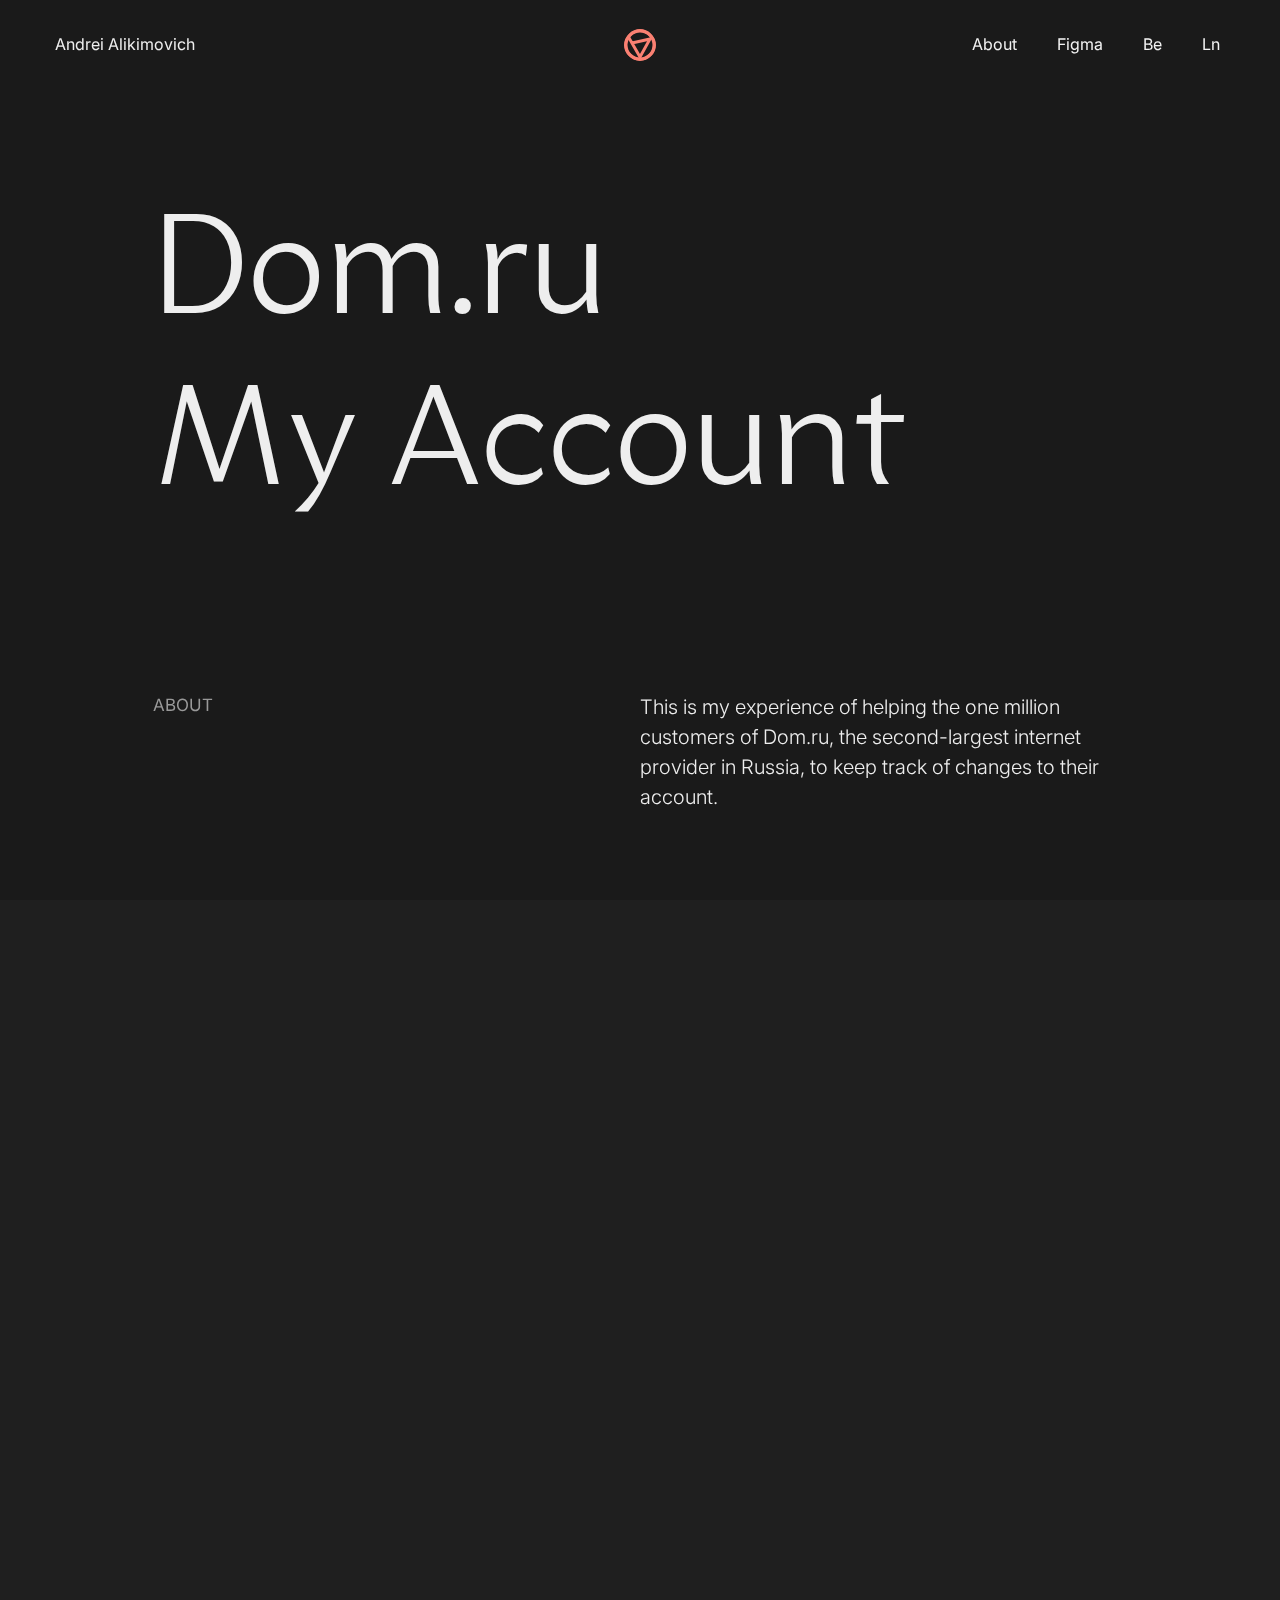
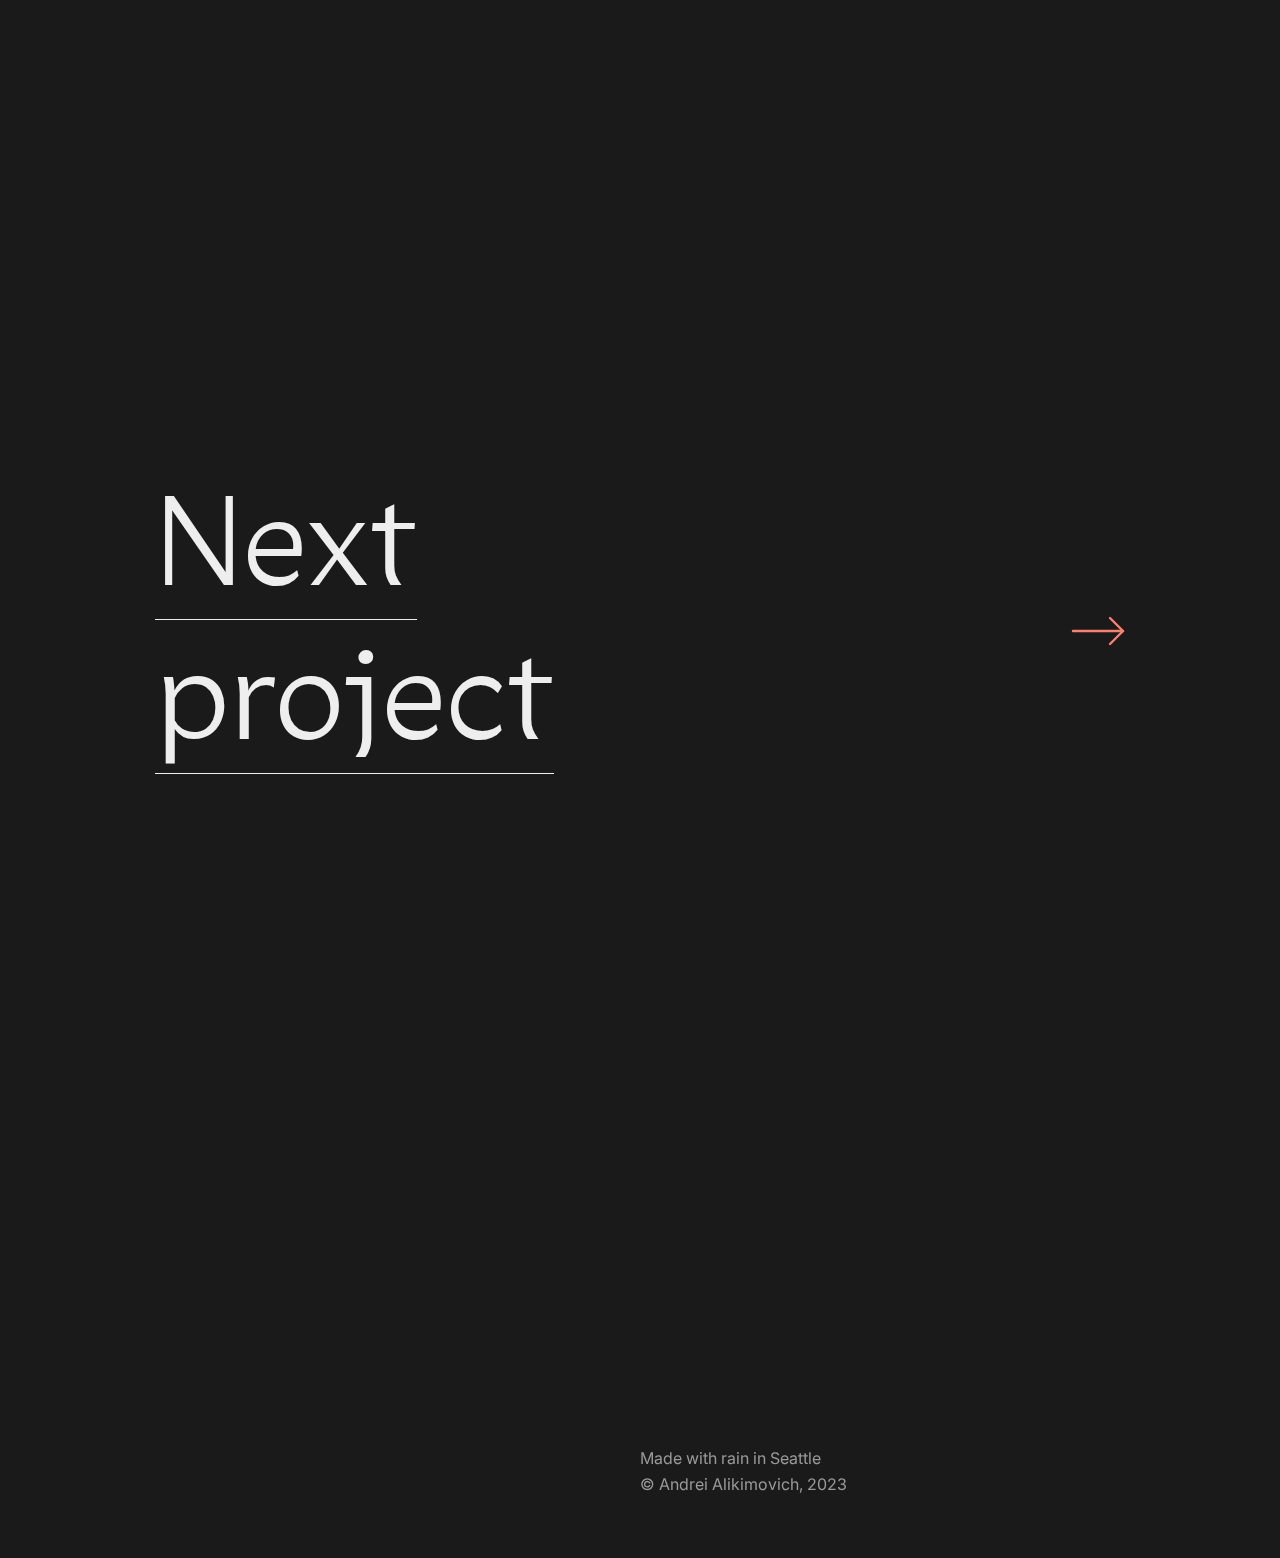
<file: projects/domru/index.html>
<!DOCTYPE html><html lang="en"><head><meta charSet="utf-8"/><meta http-equiv="X-UA-Compatible" content="IE=edge"/><meta name="viewport" content="width=device-width, initial-scale=1, shrink-to-fit=no"/><meta name="generator" content="Gatsby 5.11.0"/><meta name="theme-color" content="#1a1a1a"/><meta data-react-helmet="true" name="description" content="This is my experience of helping the one million customers of Dom.ru, the second-largest internet provider in Russia."/><meta data-react-helmet="true" property="og:title" content="Dom.ru My Account | Andrei Alikimovich"/><meta data-react-helmet="true" property="og:description" content="This is my experience of helping the one million customers of Dom.ru, the second-largest internet provider in Russia."/><meta data-react-helmet="true" property="og:image" content="/static/share-domru-ff3faede4a8d091c696bfb811051a6b4.png"/><meta data-react-helmet="true" name="twitter:image" content="/static/share-domru-ff3faede4a8d091c696bfb811051a6b4.png"/><style data-href="/styles.6bf29ab195c486949668.css" data-identity="gatsby-global-css">@import url(https://fonts.googleapis.com/css2?family=Inter:wght@400;500&display=swap);.tl-edges{max-width:100%;overflow-x:hidden}.tl-wrapper{float:left;position:relative;width:100%}.tl-wrapper+.tl-wrapper{margin-left:-100%;margin-right:0}[data-aos][data-aos][data-aos-duration="50"],body[data-aos-duration="50"] [data-aos]{transition-duration:50ms}[data-aos][data-aos][data-aos-delay="50"],body[data-aos-delay="50"] [data-aos]{transition-delay:0}[data-aos][data-aos][data-aos-delay="50"].aos-animate,body[data-aos-delay="50"] [data-aos].aos-animate{transition-delay:50ms}[data-aos][data-aos][data-aos-duration="100"],body[data-aos-duration="100"] [data-aos]{transition-duration:.1s}[data-aos][data-aos][data-aos-delay="100"],body[data-aos-delay="100"] [data-aos]{transition-delay:0}[data-aos][data-aos][data-aos-delay="100"].aos-animate,body[data-aos-delay="100"] [data-aos].aos-animate{transition-delay:.1s}[data-aos][data-aos][data-aos-duration="150"],body[data-aos-duration="150"] [data-aos]{transition-duration:.15s}[data-aos][data-aos][data-aos-delay="150"],body[data-aos-delay="150"] [data-aos]{transition-delay:0}[data-aos][data-aos][data-aos-delay="150"].aos-animate,body[data-aos-delay="150"] [data-aos].aos-animate{transition-delay:.15s}[data-aos][data-aos][data-aos-duration="200"],body[data-aos-duration="200"] [data-aos]{transition-duration:.2s}[data-aos][data-aos][data-aos-delay="200"],body[data-aos-delay="200"] [data-aos]{transition-delay:0}[data-aos][data-aos][data-aos-delay="200"].aos-animate,body[data-aos-delay="200"] [data-aos].aos-animate{transition-delay:.2s}[data-aos][data-aos][data-aos-duration="250"],body[data-aos-duration="250"] [data-aos]{transition-duration:.25s}[data-aos][data-aos][data-aos-delay="250"],body[data-aos-delay="250"] [data-aos]{transition-delay:0}[data-aos][data-aos][data-aos-delay="250"].aos-animate,body[data-aos-delay="250"] [data-aos].aos-animate{transition-delay:.25s}[data-aos][data-aos][data-aos-duration="300"],body[data-aos-duration="300"] [data-aos]{transition-duration:.3s}[data-aos][data-aos][data-aos-delay="300"],body[data-aos-delay="300"] [data-aos]{transition-delay:0}[data-aos][data-aos][data-aos-delay="300"].aos-animate,body[data-aos-delay="300"] [data-aos].aos-animate{transition-delay:.3s}[data-aos][data-aos][data-aos-duration="350"],body[data-aos-duration="350"] [data-aos]{transition-duration:.35s}[data-aos][data-aos][data-aos-delay="350"],body[data-aos-delay="350"] [data-aos]{transition-delay:0}[data-aos][data-aos][data-aos-delay="350"].aos-animate,body[data-aos-delay="350"] [data-aos].aos-animate{transition-delay:.35s}[data-aos][data-aos][data-aos-duration="400"],body[data-aos-duration="400"] [data-aos]{transition-duration:.4s}[data-aos][data-aos][data-aos-delay="400"],body[data-aos-delay="400"] [data-aos]{transition-delay:0}[data-aos][data-aos][data-aos-delay="400"].aos-animate,body[data-aos-delay="400"] [data-aos].aos-animate{transition-delay:.4s}[data-aos][data-aos][data-aos-duration="450"],body[data-aos-duration="450"] [data-aos]{transition-duration:.45s}[data-aos][data-aos][data-aos-delay="450"],body[data-aos-delay="450"] [data-aos]{transition-delay:0}[data-aos][data-aos][data-aos-delay="450"].aos-animate,body[data-aos-delay="450"] [data-aos].aos-animate{transition-delay:.45s}[data-aos][data-aos][data-aos-duration="500"],body[data-aos-duration="500"] [data-aos]{transition-duration:.5s}[data-aos][data-aos][data-aos-delay="500"],body[data-aos-delay="500"] [data-aos]{transition-delay:0}[data-aos][data-aos][data-aos-delay="500"].aos-animate,body[data-aos-delay="500"] [data-aos].aos-animate{transition-delay:.5s}[data-aos][data-aos][data-aos-duration="550"],body[data-aos-duration="550"] [data-aos]{transition-duration:.55s}[data-aos][data-aos][data-aos-delay="550"],body[data-aos-delay="550"] [data-aos]{transition-delay:0}[data-aos][data-aos][data-aos-delay="550"].aos-animate,body[data-aos-delay="550"] [data-aos].aos-animate{transition-delay:.55s}[data-aos][data-aos][data-aos-duration="600"],body[data-aos-duration="600"] [data-aos]{transition-duration:.6s}[data-aos][data-aos][data-aos-delay="600"],body[data-aos-delay="600"] [data-aos]{transition-delay:0}[data-aos][data-aos][data-aos-delay="600"].aos-animate,body[data-aos-delay="600"] [data-aos].aos-animate{transition-delay:.6s}[data-aos][data-aos][data-aos-duration="650"],body[data-aos-duration="650"] [data-aos]{transition-duration:.65s}[data-aos][data-aos][data-aos-delay="650"],body[data-aos-delay="650"] [data-aos]{transition-delay:0}[data-aos][data-aos][data-aos-delay="650"].aos-animate,body[data-aos-delay="650"] [data-aos].aos-animate{transition-delay:.65s}[data-aos][data-aos][data-aos-duration="700"],body[data-aos-duration="700"] [data-aos]{transition-duration:.7s}[data-aos][data-aos][data-aos-delay="700"],body[data-aos-delay="700"] [data-aos]{transition-delay:0}[data-aos][data-aos][data-aos-delay="700"].aos-animate,body[data-aos-delay="700"] [data-aos].aos-animate{transition-delay:.7s}[data-aos][data-aos][data-aos-duration="750"],body[data-aos-duration="750"] [data-aos]{transition-duration:.75s}[data-aos][data-aos][data-aos-delay="750"],body[data-aos-delay="750"] [data-aos]{transition-delay:0}[data-aos][data-aos][data-aos-delay="750"].aos-animate,body[data-aos-delay="750"] [data-aos].aos-animate{transition-delay:.75s}[data-aos][data-aos][data-aos-duration="800"],body[data-aos-duration="800"] [data-aos]{transition-duration:.8s}[data-aos][data-aos][data-aos-delay="800"],body[data-aos-delay="800"] [data-aos]{transition-delay:0}[data-aos][data-aos][data-aos-delay="800"].aos-animate,body[data-aos-delay="800"] [data-aos].aos-animate{transition-delay:.8s}[data-aos][data-aos][data-aos-duration="850"],body[data-aos-duration="850"] [data-aos]{transition-duration:.85s}[data-aos][data-aos][data-aos-delay="850"],body[data-aos-delay="850"] [data-aos]{transition-delay:0}[data-aos][data-aos][data-aos-delay="850"].aos-animate,body[data-aos-delay="850"] [data-aos].aos-animate{transition-delay:.85s}[data-aos][data-aos][data-aos-duration="900"],body[data-aos-duration="900"] [data-aos]{transition-duration:.9s}[data-aos][data-aos][data-aos-delay="900"],body[data-aos-delay="900"] [data-aos]{transition-delay:0}[data-aos][data-aos][data-aos-delay="900"].aos-animate,body[data-aos-delay="900"] [data-aos].aos-animate{transition-delay:.9s}[data-aos][data-aos][data-aos-duration="950"],body[data-aos-duration="950"] [data-aos]{transition-duration:.95s}[data-aos][data-aos][data-aos-delay="950"],body[data-aos-delay="950"] [data-aos]{transition-delay:0}[data-aos][data-aos][data-aos-delay="950"].aos-animate,body[data-aos-delay="950"] [data-aos].aos-animate{transition-delay:.95s}[data-aos][data-aos][data-aos-duration="1000"],body[data-aos-duration="1000"] [data-aos]{transition-duration:1s}[data-aos][data-aos][data-aos-delay="1000"],body[data-aos-delay="1000"] [data-aos]{transition-delay:0}[data-aos][data-aos][data-aos-delay="1000"].aos-animate,body[data-aos-delay="1000"] [data-aos].aos-animate{transition-delay:1s}[data-aos][data-aos][data-aos-duration="1050"],body[data-aos-duration="1050"] [data-aos]{transition-duration:1.05s}[data-aos][data-aos][data-aos-delay="1050"],body[data-aos-delay="1050"] [data-aos]{transition-delay:0}[data-aos][data-aos][data-aos-delay="1050"].aos-animate,body[data-aos-delay="1050"] [data-aos].aos-animate{transition-delay:1.05s}[data-aos][data-aos][data-aos-duration="1100"],body[data-aos-duration="1100"] [data-aos]{transition-duration:1.1s}[data-aos][data-aos][data-aos-delay="1100"],body[data-aos-delay="1100"] [data-aos]{transition-delay:0}[data-aos][data-aos][data-aos-delay="1100"].aos-animate,body[data-aos-delay="1100"] [data-aos].aos-animate{transition-delay:1.1s}[data-aos][data-aos][data-aos-duration="1150"],body[data-aos-duration="1150"] [data-aos]{transition-duration:1.15s}[data-aos][data-aos][data-aos-delay="1150"],body[data-aos-delay="1150"] [data-aos]{transition-delay:0}[data-aos][data-aos][data-aos-delay="1150"].aos-animate,body[data-aos-delay="1150"] [data-aos].aos-animate{transition-delay:1.15s}[data-aos][data-aos][data-aos-duration="1200"],body[data-aos-duration="1200"] [data-aos]{transition-duration:1.2s}[data-aos][data-aos][data-aos-delay="1200"],body[data-aos-delay="1200"] [data-aos]{transition-delay:0}[data-aos][data-aos][data-aos-delay="1200"].aos-animate,body[data-aos-delay="1200"] [data-aos].aos-animate{transition-delay:1.2s}[data-aos][data-aos][data-aos-duration="1250"],body[data-aos-duration="1250"] [data-aos]{transition-duration:1.25s}[data-aos][data-aos][data-aos-delay="1250"],body[data-aos-delay="1250"] [data-aos]{transition-delay:0}[data-aos][data-aos][data-aos-delay="1250"].aos-animate,body[data-aos-delay="1250"] [data-aos].aos-animate{transition-delay:1.25s}[data-aos][data-aos][data-aos-duration="1300"],body[data-aos-duration="1300"] [data-aos]{transition-duration:1.3s}[data-aos][data-aos][data-aos-delay="1300"],body[data-aos-delay="1300"] [data-aos]{transition-delay:0}[data-aos][data-aos][data-aos-delay="1300"].aos-animate,body[data-aos-delay="1300"] [data-aos].aos-animate{transition-delay:1.3s}[data-aos][data-aos][data-aos-duration="1350"],body[data-aos-duration="1350"] [data-aos]{transition-duration:1.35s}[data-aos][data-aos][data-aos-delay="1350"],body[data-aos-delay="1350"] [data-aos]{transition-delay:0}[data-aos][data-aos][data-aos-delay="1350"].aos-animate,body[data-aos-delay="1350"] [data-aos].aos-animate{transition-delay:1.35s}[data-aos][data-aos][data-aos-duration="1400"],body[data-aos-duration="1400"] [data-aos]{transition-duration:1.4s}[data-aos][data-aos][data-aos-delay="1400"],body[data-aos-delay="1400"] [data-aos]{transition-delay:0}[data-aos][data-aos][data-aos-delay="1400"].aos-animate,body[data-aos-delay="1400"] [data-aos].aos-animate{transition-delay:1.4s}[data-aos][data-aos][data-aos-duration="1450"],body[data-aos-duration="1450"] [data-aos]{transition-duration:1.45s}[data-aos][data-aos][data-aos-delay="1450"],body[data-aos-delay="1450"] [data-aos]{transition-delay:0}[data-aos][data-aos][data-aos-delay="1450"].aos-animate,body[data-aos-delay="1450"] [data-aos].aos-animate{transition-delay:1.45s}[data-aos][data-aos][data-aos-duration="1500"],body[data-aos-duration="1500"] [data-aos]{transition-duration:1.5s}[data-aos][data-aos][data-aos-delay="1500"],body[data-aos-delay="1500"] [data-aos]{transition-delay:0}[data-aos][data-aos][data-aos-delay="1500"].aos-animate,body[data-aos-delay="1500"] [data-aos].aos-animate{transition-delay:1.5s}[data-aos][data-aos][data-aos-duration="1550"],body[data-aos-duration="1550"] [data-aos]{transition-duration:1.55s}[data-aos][data-aos][data-aos-delay="1550"],body[data-aos-delay="1550"] [data-aos]{transition-delay:0}[data-aos][data-aos][data-aos-delay="1550"].aos-animate,body[data-aos-delay="1550"] [data-aos].aos-animate{transition-delay:1.55s}[data-aos][data-aos][data-aos-duration="1600"],body[data-aos-duration="1600"] [data-aos]{transition-duration:1.6s}[data-aos][data-aos][data-aos-delay="1600"],body[data-aos-delay="1600"] [data-aos]{transition-delay:0}[data-aos][data-aos][data-aos-delay="1600"].aos-animate,body[data-aos-delay="1600"] [data-aos].aos-animate{transition-delay:1.6s}[data-aos][data-aos][data-aos-duration="1650"],body[data-aos-duration="1650"] [data-aos]{transition-duration:1.65s}[data-aos][data-aos][data-aos-delay="1650"],body[data-aos-delay="1650"] [data-aos]{transition-delay:0}[data-aos][data-aos][data-aos-delay="1650"].aos-animate,body[data-aos-delay="1650"] [data-aos].aos-animate{transition-delay:1.65s}[data-aos][data-aos][data-aos-duration="1700"],body[data-aos-duration="1700"] [data-aos]{transition-duration:1.7s}[data-aos][data-aos][data-aos-delay="1700"],body[data-aos-delay="1700"] [data-aos]{transition-delay:0}[data-aos][data-aos][data-aos-delay="1700"].aos-animate,body[data-aos-delay="1700"] [data-aos].aos-animate{transition-delay:1.7s}[data-aos][data-aos][data-aos-duration="1750"],body[data-aos-duration="1750"] [data-aos]{transition-duration:1.75s}[data-aos][data-aos][data-aos-delay="1750"],body[data-aos-delay="1750"] [data-aos]{transition-delay:0}[data-aos][data-aos][data-aos-delay="1750"].aos-animate,body[data-aos-delay="1750"] [data-aos].aos-animate{transition-delay:1.75s}[data-aos][data-aos][data-aos-duration="1800"],body[data-aos-duration="1800"] [data-aos]{transition-duration:1.8s}[data-aos][data-aos][data-aos-delay="1800"],body[data-aos-delay="1800"] [data-aos]{transition-delay:0}[data-aos][data-aos][data-aos-delay="1800"].aos-animate,body[data-aos-delay="1800"] [data-aos].aos-animate{transition-delay:1.8s}[data-aos][data-aos][data-aos-duration="1850"],body[data-aos-duration="1850"] [data-aos]{transition-duration:1.85s}[data-aos][data-aos][data-aos-delay="1850"],body[data-aos-delay="1850"] [data-aos]{transition-delay:0}[data-aos][data-aos][data-aos-delay="1850"].aos-animate,body[data-aos-delay="1850"] [data-aos].aos-animate{transition-delay:1.85s}[data-aos][data-aos][data-aos-duration="1900"],body[data-aos-duration="1900"] [data-aos]{transition-duration:1.9s}[data-aos][data-aos][data-aos-delay="1900"],body[data-aos-delay="1900"] [data-aos]{transition-delay:0}[data-aos][data-aos][data-aos-delay="1900"].aos-animate,body[data-aos-delay="1900"] [data-aos].aos-animate{transition-delay:1.9s}[data-aos][data-aos][data-aos-duration="1950"],body[data-aos-duration="1950"] [data-aos]{transition-duration:1.95s}[data-aos][data-aos][data-aos-delay="1950"],body[data-aos-delay="1950"] [data-aos]{transition-delay:0}[data-aos][data-aos][data-aos-delay="1950"].aos-animate,body[data-aos-delay="1950"] [data-aos].aos-animate{transition-delay:1.95s}[data-aos][data-aos][data-aos-duration="2000"],body[data-aos-duration="2000"] [data-aos]{transition-duration:2s}[data-aos][data-aos][data-aos-delay="2000"],body[data-aos-delay="2000"] [data-aos]{transition-delay:0}[data-aos][data-aos][data-aos-delay="2000"].aos-animate,body[data-aos-delay="2000"] [data-aos].aos-animate{transition-delay:2s}[data-aos][data-aos][data-aos-duration="2050"],body[data-aos-duration="2050"] [data-aos]{transition-duration:2.05s}[data-aos][data-aos][data-aos-delay="2050"],body[data-aos-delay="2050"] [data-aos]{transition-delay:0}[data-aos][data-aos][data-aos-delay="2050"].aos-animate,body[data-aos-delay="2050"] [data-aos].aos-animate{transition-delay:2.05s}[data-aos][data-aos][data-aos-duration="2100"],body[data-aos-duration="2100"] [data-aos]{transition-duration:2.1s}[data-aos][data-aos][data-aos-delay="2100"],body[data-aos-delay="2100"] [data-aos]{transition-delay:0}[data-aos][data-aos][data-aos-delay="2100"].aos-animate,body[data-aos-delay="2100"] [data-aos].aos-animate{transition-delay:2.1s}[data-aos][data-aos][data-aos-duration="2150"],body[data-aos-duration="2150"] [data-aos]{transition-duration:2.15s}[data-aos][data-aos][data-aos-delay="2150"],body[data-aos-delay="2150"] [data-aos]{transition-delay:0}[data-aos][data-aos][data-aos-delay="2150"].aos-animate,body[data-aos-delay="2150"] [data-aos].aos-animate{transition-delay:2.15s}[data-aos][data-aos][data-aos-duration="2200"],body[data-aos-duration="2200"] [data-aos]{transition-duration:2.2s}[data-aos][data-aos][data-aos-delay="2200"],body[data-aos-delay="2200"] [data-aos]{transition-delay:0}[data-aos][data-aos][data-aos-delay="2200"].aos-animate,body[data-aos-delay="2200"] [data-aos].aos-animate{transition-delay:2.2s}[data-aos][data-aos][data-aos-duration="2250"],body[data-aos-duration="2250"] [data-aos]{transition-duration:2.25s}[data-aos][data-aos][data-aos-delay="2250"],body[data-aos-delay="2250"] [data-aos]{transition-delay:0}[data-aos][data-aos][data-aos-delay="2250"].aos-animate,body[data-aos-delay="2250"] [data-aos].aos-animate{transition-delay:2.25s}[data-aos][data-aos][data-aos-duration="2300"],body[data-aos-duration="2300"] [data-aos]{transition-duration:2.3s}[data-aos][data-aos][data-aos-delay="2300"],body[data-aos-delay="2300"] [data-aos]{transition-delay:0}[data-aos][data-aos][data-aos-delay="2300"].aos-animate,body[data-aos-delay="2300"] [data-aos].aos-animate{transition-delay:2.3s}[data-aos][data-aos][data-aos-duration="2350"],body[data-aos-duration="2350"] [data-aos]{transition-duration:2.35s}[data-aos][data-aos][data-aos-delay="2350"],body[data-aos-delay="2350"] [data-aos]{transition-delay:0}[data-aos][data-aos][data-aos-delay="2350"].aos-animate,body[data-aos-delay="2350"] [data-aos].aos-animate{transition-delay:2.35s}[data-aos][data-aos][data-aos-duration="2400"],body[data-aos-duration="2400"] [data-aos]{transition-duration:2.4s}[data-aos][data-aos][data-aos-delay="2400"],body[data-aos-delay="2400"] [data-aos]{transition-delay:0}[data-aos][data-aos][data-aos-delay="2400"].aos-animate,body[data-aos-delay="2400"] [data-aos].aos-animate{transition-delay:2.4s}[data-aos][data-aos][data-aos-duration="2450"],body[data-aos-duration="2450"] [data-aos]{transition-duration:2.45s}[data-aos][data-aos][data-aos-delay="2450"],body[data-aos-delay="2450"] [data-aos]{transition-delay:0}[data-aos][data-aos][data-aos-delay="2450"].aos-animate,body[data-aos-delay="2450"] [data-aos].aos-animate{transition-delay:2.45s}[data-aos][data-aos][data-aos-duration="2500"],body[data-aos-duration="2500"] [data-aos]{transition-duration:2.5s}[data-aos][data-aos][data-aos-delay="2500"],body[data-aos-delay="2500"] [data-aos]{transition-delay:0}[data-aos][data-aos][data-aos-delay="2500"].aos-animate,body[data-aos-delay="2500"] [data-aos].aos-animate{transition-delay:2.5s}[data-aos][data-aos][data-aos-duration="2550"],body[data-aos-duration="2550"] [data-aos]{transition-duration:2.55s}[data-aos][data-aos][data-aos-delay="2550"],body[data-aos-delay="2550"] [data-aos]{transition-delay:0}[data-aos][data-aos][data-aos-delay="2550"].aos-animate,body[data-aos-delay="2550"] [data-aos].aos-animate{transition-delay:2.55s}[data-aos][data-aos][data-aos-duration="2600"],body[data-aos-duration="2600"] [data-aos]{transition-duration:2.6s}[data-aos][data-aos][data-aos-delay="2600"],body[data-aos-delay="2600"] [data-aos]{transition-delay:0}[data-aos][data-aos][data-aos-delay="2600"].aos-animate,body[data-aos-delay="2600"] [data-aos].aos-animate{transition-delay:2.6s}[data-aos][data-aos][data-aos-duration="2650"],body[data-aos-duration="2650"] [data-aos]{transition-duration:2.65s}[data-aos][data-aos][data-aos-delay="2650"],body[data-aos-delay="2650"] [data-aos]{transition-delay:0}[data-aos][data-aos][data-aos-delay="2650"].aos-animate,body[data-aos-delay="2650"] [data-aos].aos-animate{transition-delay:2.65s}[data-aos][data-aos][data-aos-duration="2700"],body[data-aos-duration="2700"] [data-aos]{transition-duration:2.7s}[data-aos][data-aos][data-aos-delay="2700"],body[data-aos-delay="2700"] [data-aos]{transition-delay:0}[data-aos][data-aos][data-aos-delay="2700"].aos-animate,body[data-aos-delay="2700"] [data-aos].aos-animate{transition-delay:2.7s}[data-aos][data-aos][data-aos-duration="2750"],body[data-aos-duration="2750"] [data-aos]{transition-duration:2.75s}[data-aos][data-aos][data-aos-delay="2750"],body[data-aos-delay="2750"] [data-aos]{transition-delay:0}[data-aos][data-aos][data-aos-delay="2750"].aos-animate,body[data-aos-delay="2750"] [data-aos].aos-animate{transition-delay:2.75s}[data-aos][data-aos][data-aos-duration="2800"],body[data-aos-duration="2800"] [data-aos]{transition-duration:2.8s}[data-aos][data-aos][data-aos-delay="2800"],body[data-aos-delay="2800"] [data-aos]{transition-delay:0}[data-aos][data-aos][data-aos-delay="2800"].aos-animate,body[data-aos-delay="2800"] [data-aos].aos-animate{transition-delay:2.8s}[data-aos][data-aos][data-aos-duration="2850"],body[data-aos-duration="2850"] [data-aos]{transition-duration:2.85s}[data-aos][data-aos][data-aos-delay="2850"],body[data-aos-delay="2850"] [data-aos]{transition-delay:0}[data-aos][data-aos][data-aos-delay="2850"].aos-animate,body[data-aos-delay="2850"] [data-aos].aos-animate{transition-delay:2.85s}[data-aos][data-aos][data-aos-duration="2900"],body[data-aos-duration="2900"] [data-aos]{transition-duration:2.9s}[data-aos][data-aos][data-aos-delay="2900"],body[data-aos-delay="2900"] [data-aos]{transition-delay:0}[data-aos][data-aos][data-aos-delay="2900"].aos-animate,body[data-aos-delay="2900"] [data-aos].aos-animate{transition-delay:2.9s}[data-aos][data-aos][data-aos-duration="2950"],body[data-aos-duration="2950"] [data-aos]{transition-duration:2.95s}[data-aos][data-aos][data-aos-delay="2950"],body[data-aos-delay="2950"] [data-aos]{transition-delay:0}[data-aos][data-aos][data-aos-delay="2950"].aos-animate,body[data-aos-delay="2950"] [data-aos].aos-animate{transition-delay:2.95s}[data-aos][data-aos][data-aos-duration="3000"],body[data-aos-duration="3000"] [data-aos]{transition-duration:3s}[data-aos][data-aos][data-aos-delay="3000"],body[data-aos-delay="3000"] [data-aos]{transition-delay:0}[data-aos][data-aos][data-aos-delay="3000"].aos-animate,body[data-aos-delay="3000"] [data-aos].aos-animate{transition-delay:3s}[data-aos][data-aos][data-aos-easing=linear],body[data-aos-easing=linear] [data-aos]{transition-timing-function:cubic-bezier(.25,.25,.75,.75)}[data-aos][data-aos][data-aos-easing=ease],body[data-aos-easing=ease] [data-aos]{transition-timing-function:ease}[data-aos][data-aos][data-aos-easing=ease-in],body[data-aos-easing=ease-in] [data-aos]{transition-timing-function:ease-in}[data-aos][data-aos][data-aos-easing=ease-out],body[data-aos-easing=ease-out] [data-aos]{transition-timing-function:ease-out}[data-aos][data-aos][data-aos-easing=ease-in-out],body[data-aos-easing=ease-in-out] [data-aos]{transition-timing-function:ease-in-out}[data-aos][data-aos][data-aos-easing=ease-in-back],body[data-aos-easing=ease-in-back] [data-aos]{transition-timing-function:cubic-bezier(.6,-.28,.735,.045)}[data-aos][data-aos][data-aos-easing=ease-out-back],body[data-aos-easing=ease-out-back] [data-aos]{transition-timing-function:cubic-bezier(.175,.885,.32,1.275)}[data-aos][data-aos][data-aos-easing=ease-in-out-back],body[data-aos-easing=ease-in-out-back] [data-aos]{transition-timing-function:cubic-bezier(.68,-.55,.265,1.55)}[data-aos][data-aos][data-aos-easing=ease-in-sine],body[data-aos-easing=ease-in-sine] [data-aos]{transition-timing-function:cubic-bezier(.47,0,.745,.715)}[data-aos][data-aos][data-aos-easing=ease-out-sine],body[data-aos-easing=ease-out-sine] [data-aos]{transition-timing-function:cubic-bezier(.39,.575,.565,1)}[data-aos][data-aos][data-aos-easing=ease-in-out-sine],body[data-aos-easing=ease-in-out-sine] [data-aos]{transition-timing-function:cubic-bezier(.445,.05,.55,.95)}[data-aos][data-aos][data-aos-easing=ease-in-quad],body[data-aos-easing=ease-in-quad] [data-aos]{transition-timing-function:cubic-bezier(.55,.085,.68,.53)}[data-aos][data-aos][data-aos-easing=ease-out-quad],body[data-aos-easing=ease-out-quad] [data-aos]{transition-timing-function:cubic-bezier(.25,.46,.45,.94)}[data-aos][data-aos][data-aos-easing=ease-in-out-quad],body[data-aos-easing=ease-in-out-quad] [data-aos]{transition-timing-function:cubic-bezier(.455,.03,.515,.955)}[data-aos][data-aos][data-aos-easing=ease-in-cubic],body[data-aos-easing=ease-in-cubic] [data-aos]{transition-timing-function:cubic-bezier(.55,.085,.68,.53)}[data-aos][data-aos][data-aos-easing=ease-out-cubic],body[data-aos-easing=ease-out-cubic] [data-aos]{transition-timing-function:cubic-bezier(.25,.46,.45,.94)}[data-aos][data-aos][data-aos-easing=ease-in-out-cubic],body[data-aos-easing=ease-in-out-cubic] [data-aos]{transition-timing-function:cubic-bezier(.455,.03,.515,.955)}[data-aos][data-aos][data-aos-easing=ease-in-quart],body[data-aos-easing=ease-in-quart] [data-aos]{transition-timing-function:cubic-bezier(.55,.085,.68,.53)}[data-aos][data-aos][data-aos-easing=ease-out-quart],body[data-aos-easing=ease-out-quart] [data-aos]{transition-timing-function:cubic-bezier(.25,.46,.45,.94)}[data-aos][data-aos][data-aos-easing=ease-in-out-quart],body[data-aos-easing=ease-in-out-quart] [data-aos]{transition-timing-function:cubic-bezier(.455,.03,.515,.955)}[data-aos^=fade][data-aos^=fade]{opacity:0;transition-property:opacity,transform}[data-aos^=fade][data-aos^=fade].aos-animate{opacity:1;transform:translateZ(0)}[data-aos=fade-up]{transform:translate3d(0,100px,0)}[data-aos=fade-down]{transform:translate3d(0,-100px,0)}[data-aos=fade-right]{transform:translate3d(-100px,0,0)}[data-aos=fade-left]{transform:translate3d(100px,0,0)}[data-aos=fade-up-right]{transform:translate3d(-100px,100px,0)}[data-aos=fade-up-left]{transform:translate3d(100px,100px,0)}[data-aos=fade-down-right]{transform:translate3d(-100px,-100px,0)}[data-aos=fade-down-left]{transform:translate3d(100px,-100px,0)}[data-aos^=zoom][data-aos^=zoom]{opacity:0;transition-property:opacity,transform}[data-aos^=zoom][data-aos^=zoom].aos-animate{opacity:1;transform:translateZ(0) scale(1)}[data-aos=zoom-in]{transform:scale(.6)}[data-aos=zoom-in-up]{transform:translate3d(0,100px,0) scale(.6)}[data-aos=zoom-in-down]{transform:translate3d(0,-100px,0) scale(.6)}[data-aos=zoom-in-right]{transform:translate3d(-100px,0,0) scale(.6)}[data-aos=zoom-in-left]{transform:translate3d(100px,0,0) scale(.6)}[data-aos=zoom-out]{transform:scale(1.2)}[data-aos=zoom-out-up]{transform:translate3d(0,100px,0) scale(1.2)}[data-aos=zoom-out-down]{transform:translate3d(0,-100px,0) scale(1.2)}[data-aos=zoom-out-right]{transform:translate3d(-100px,0,0) scale(1.2)}[data-aos=zoom-out-left]{transform:translate3d(100px,0,0) scale(1.2)}[data-aos^=slide][data-aos^=slide]{transition-property:transform}[data-aos^=slide][data-aos^=slide].aos-animate{transform:translateZ(0)}[data-aos=slide-up]{transform:translate3d(0,100%,0)}[data-aos=slide-down]{transform:translate3d(0,-100%,0)}[data-aos=slide-right]{transform:translate3d(-100%,0,0)}[data-aos=slide-left]{transform:translate3d(100%,0,0)}[data-aos^=flip][data-aos^=flip]{-webkit-backface-visibility:hidden;backface-visibility:hidden;transition-property:transform}[data-aos=flip-left]{transform:perspective(2500px) rotateY(-100deg)}[data-aos=flip-left].aos-animate{transform:perspective(2500px) rotateY(0)}[data-aos=flip-right]{transform:perspective(2500px) rotateY(100deg)}[data-aos=flip-right].aos-animate{transform:perspective(2500px) rotateY(0)}[data-aos=flip-up]{transform:perspective(2500px) rotateX(-100deg)}[data-aos=flip-up].aos-animate{transform:perspective(2500px) rotateX(0)}[data-aos=flip-down]{transform:perspective(2500px) rotateX(100deg)}[data-aos=flip-down].aos-animate{transform:perspective(2500px) rotateX(0)}:root{--tmb-scrollbar-width:0px}.background-image img,.background-video,.card-blog .card-img img,.card-fullscreen .card-img img,.card.card-image-lg img,.card.card-image-md img,.card.card-image-sm img,.card.card-image-xl img,.gallery-item-lg img,.gallery-item-md img,.gallery-item-sm img,.gallery-item-xl img,.object-fit-image{font-family:"object-fit: cover";height:100%;left:0;object-fit:cover;position:absolute;top:0;width:100%}.icon-arrow,.icon-arrow path:last-child,.swiper-button-next svg,.swiper-button-next svg path:last-child,.swiper-button-prev svg,.swiper-button-prev svg path:last-child{transition:transform .2s ease-in-out;will-change:transform}.icon-arrow-left path:last-child,.swiper-button-prev svg path:last-child{transform-origin:left center}.icon-arrow-right path:last-child,.swiper-button-next svg path:last-child{transform-origin:right center}.btn:focus .icon-arrow-left,.btn:focus .swiper-button-prev svg,.btn:hover .icon-arrow-left,.btn:hover .swiper-button-prev svg,.icon-arrow-left-hover,.nav .nav-link.active .icon-arrow-left,.nav .nav-link.active .swiper-button-prev svg,.nav .nav-link:focus .icon-arrow-left,.nav .nav-link:focus .swiper-button-prev svg,.nav .nav-link:hover .icon-arrow-left,.nav .nav-link:hover .swiper-button-prev svg,.swiper-button-prev .btn:focus svg,.swiper-button-prev .btn:hover svg,.swiper-button-prev .nav .nav-link.active svg,.swiper-button-prev .nav .nav-link:focus svg,.swiper-button-prev .nav .nav-link:hover svg,.swiper-button-prev:hover svg{transform:translateX(-22%)}.btn:focus .icon-arrow-left path:last-child,.btn:focus .swiper-button-prev svg path:last-child,.btn:hover .icon-arrow-left path:last-child,.btn:hover .swiper-button-prev svg path:last-child,.icon-arrow-left-hover path:last-child,.nav .nav-link.active .icon-arrow-left path:last-child,.nav .nav-link.active .swiper-button-prev svg path:last-child,.nav .nav-link:focus .icon-arrow-left path:last-child,.nav .nav-link:focus .swiper-button-prev svg path:last-child,.nav .nav-link:hover .icon-arrow-left path:last-child,.nav .nav-link:hover .swiper-button-prev svg path:last-child,.swiper-button-prev .btn:focus svg path:last-child,.swiper-button-prev .btn:hover svg path:last-child,.swiper-button-prev .nav .nav-link.active svg path:last-child,.swiper-button-prev .nav .nav-link:focus svg path:last-child,.swiper-button-prev .nav .nav-link:hover svg path:last-child,.swiper-button-prev:hover svg path:last-child{transform:scaleX(1.3)}.btn:focus .icon-arrow-right,.btn:focus .swiper-button-next svg,.btn:hover .icon-arrow-right,.btn:hover .swiper-button-next svg,.card-service.card-hover-zoom:focus .btn .icon-arrow-right,.card-service.card-hover-zoom:focus .btn .swiper-button-next svg,.card-service.card-hover-zoom:hover .btn .icon-arrow-right,.card-service.card-hover-zoom:hover .btn .swiper-button-next svg,.icon-arrow-right-hover,.nav .nav-link.active .icon-arrow-right,.nav .nav-link.active .swiper-button-next svg,.nav .nav-link:focus .icon-arrow-right,.nav .nav-link:focus .swiper-button-next svg,.nav .nav-link:hover .icon-arrow-right,.nav .nav-link:hover .swiper-button-next svg,.swiper-button-next .btn:focus svg,.swiper-button-next .btn:hover svg,.swiper-button-next .card-service.card-hover-zoom:focus .btn svg,.swiper-button-next .card-service.card-hover-zoom:hover .btn svg,.swiper-button-next .nav .nav-link.active svg,.swiper-button-next .nav .nav-link:focus svg,.swiper-button-next .nav .nav-link:hover svg,.swiper-button-next:hover svg{transform:translateX(22%)}.btn:focus .icon-arrow-right path:last-child,.btn:focus .swiper-button-next svg path:last-child,.btn:hover .icon-arrow-right path:last-child,.btn:hover .swiper-button-next svg path:last-child,.card-service.card-hover-zoom:focus .btn .icon-arrow-right path:last-child,.card-service.card-hover-zoom:focus .btn .swiper-button-next svg path:last-child,.card-service.card-hover-zoom:hover .btn .icon-arrow-right path:last-child,.card-service.card-hover-zoom:hover .btn .swiper-button-next svg path:last-child,.icon-arrow-right-hover path:last-child,.nav .nav-link.active .icon-arrow-right path:last-child,.nav .nav-link.active .swiper-button-next svg path:last-child,.nav .nav-link:focus .icon-arrow-right path:last-child,.nav .nav-link:focus .swiper-button-next svg path:last-child,.nav .nav-link:hover .icon-arrow-right path:last-child,.nav .nav-link:hover .swiper-button-next svg path:last-child,.swiper-button-next .btn:focus svg path:last-child,.swiper-button-next .btn:hover svg path:last-child,.swiper-button-next .card-service.card-hover-zoom:focus .btn svg path:last-child,.swiper-button-next .card-service.card-hover-zoom:hover .btn svg path:last-child,.swiper-button-next .nav .nav-link.active svg path:last-child,.swiper-button-next .nav .nav-link:focus svg path:last-child,.swiper-button-next .nav .nav-link:hover svg path:last-child,.swiper-button-next:hover svg path:last-child{transform:scaleX(1.3)}/*!
 * Bootstrap v4.5.0 (https://getbootstrap.com/)
 * Copyright 2011-2020 The Bootstrap Authors
 * Copyright 2011-2020 Twitter, Inc.
 * Licensed under MIT (https://github.com/twbs/bootstrap/blob/master/LICENSE)
 */:root{--orange:salmon;--light:#f5f5f5;--dark:#1a1a1a;--breakpoint-xs:0;--breakpoint-sm:620px;--breakpoint-md:828px;--breakpoint-lg:1024px;--breakpoint-xl:1200px;--font-family-sans-serif:-apple-system,BlinkMacSystemFont,"Segoe UI",Roboto,"Helvetica Neue",Arial,"Noto Sans",sans-serif,"Apple Color Emoji","Segoe UI Emoji","Segoe UI Symbol","Noto Color Emoji";--font-family-monospace:SFMono-Regular,Menlo,Monaco,Consolas,"Liberation Mono","Courier New",monospace}*,:after,:before{box-sizing:border-box}html{-webkit-text-size-adjust:100%;-webkit-tap-highlight-color:rgba(14,14,14,0);font-family:sans-serif;line-height:1.15}article,aside,figcaption,figure,footer,header,hgroup,main,nav,section{display:block}body{background-color:#1a1a1a;color:#f2f2f2;font-family:Inter,Segoe UI,Tahoma,Geneva,Verdana,sans-serif;font-size:1rem;font-weight:400;line-height:1.6;margin:0;text-align:left}[tabindex="-1"]:focus:not(:focus-visible){outline:0!important}hr{box-sizing:content-box;height:0;overflow:visible}h1,h2,h3,h4,h5,h6{margin-bottom:1.66667rem;margin-top:0}p{margin-bottom:1rem;margin-top:0}abbr[data-original-title],abbr[title]{border-bottom:0;cursor:help;text-decoration:underline;-webkit-text-decoration:underline dotted;text-decoration:underline dotted;-webkit-text-decoration-skip-ink:none;text-decoration-skip-ink:none}address{font-style:normal;line-height:inherit}address,dl,ol,ul{margin-bottom:1rem}dl,ol,ul{margin-top:0}ol ol,ol ul,ul ol,ul ul{margin-bottom:0}dt{font-weight:700}dd{margin-bottom:.5rem;margin-left:0}blockquote{margin:0 0 1rem}b,strong{font-weight:bolder}small{font-size:80%}sub,sup{font-size:75%;line-height:0;position:relative;vertical-align:baseline}sub{bottom:-.25em}sup{top:-.5em}a{background-color:transparent;color:#007bff;text-decoration:none}a:hover{color:#0056b3;text-decoration:underline}a:not([href]),a:not([href]):hover{color:inherit;text-decoration:none}code,kbd,pre,samp{font-family:SFMono-Regular,Menlo,Monaco,Consolas,Liberation Mono,Courier New,monospace;font-size:1em}pre{-ms-overflow-style:scrollbar;margin-bottom:1rem;margin-top:0;overflow:auto}figure{margin:0 0 1rem}img{border-style:none}img,svg{vertical-align:middle}svg{overflow:hidden}table{border-collapse:collapse}caption{caption-side:bottom;color:#969696;padding-bottom:30px 0 23px;padding-top:30px 0 23px;text-align:left}th{text-align:inherit}label{display:inline-block;margin-bottom:.5rem}button{border-radius:0}button:focus{outline:1px dotted;outline:5px auto -webkit-focus-ring-color}button,input,optgroup,select,textarea{font-family:inherit;font-size:inherit;line-height:inherit;margin:0}button,input{overflow:visible}button,select{text-transform:none}[role=button]{cursor:pointer}select{word-wrap:normal}[type=button],[type=reset],[type=submit],button{-webkit-appearance:button}[type=button]:not(:disabled),[type=reset]:not(:disabled),[type=submit]:not(:disabled),button:not(:disabled){cursor:pointer}[type=button]::-moz-focus-inner,[type=reset]::-moz-focus-inner,[type=submit]::-moz-focus-inner,button::-moz-focus-inner{border-style:none;padding:0}legend{color:inherit;display:block;font-size:1.5rem;line-height:inherit;margin-bottom:.5rem;max-width:100%;padding:0;white-space:normal;width:100%}progress{vertical-align:baseline}[type=number]::-webkit-inner-spin-button,[type=number]::-webkit-outer-spin-button{height:auto}[type=search]{-webkit-appearance:none;outline-offset:-2px}[type=search]::-webkit-search-decoration{-webkit-appearance:none}::-webkit-file-upload-button{-webkit-appearance:button;font:inherit}output{display:inline-block}summary{cursor:pointer;display:list-item}template{display:none}[hidden]{display:none!important}.h1,.h2,.h3,.h4,.h5,.h6,h1,h2,h3,h4,h5,h6{font-family:Inter,Segoe UI,Tahoma,Geneva,Verdana,sans-serif;font-weight:500;line-height:1.2;margin-bottom:1.66667rem}.h1,h1{font-size:2.5rem}.h2,h2{font-size:2rem}.h3,h3{font-size:1.75rem}.h4,h4{font-size:1.5rem}.h5,h5{font-size:1.25rem}.h6,h6{font-size:1rem}.lead{font-size:1.25em;font-weight:300}.display-1{font-size:6rem}.display-1,.display-2{font-weight:300;line-height:1.2}.display-2{font-size:5.5rem}.display-3{font-size:4.5rem}.display-3,.display-4{font-weight:300;line-height:1.2}.display-4{font-size:3.5rem}hr{border:0;border-top:1px solid rgba(14,14,14,.1);margin-bottom:3.33333rem;margin-top:3.33333rem}.small,small{font-size:80%;font-weight:400}.mark,mark{background-color:#fcf8e3;padding:.2em}.list-inline,.list-unstyled{list-style:none;padding-left:0}.list-inline-item{display:inline-block}.list-inline-item:not(:last-child){margin-right:.5rem}.initialism{font-size:90%;text-transform:uppercase}.blockquote{font-size:1.25rem;margin-bottom:3.33333rem}.blockquote-footer{color:#969696;display:block;font-size:80%}.blockquote-footer:before{content:"\2014\00A0"}.img-fluid,.img-thumbnail{height:auto;max-width:100%}.img-thumbnail{background-color:#eee;border:1px solid #dee2e6;border-radius:0;padding:.25rem}.figure{display:inline-block}.figure-img{line-height:1;margin-bottom:1.66667rem}.figure-caption{color:#969696;font-size:90%}code{word-wrap:break-word;color:#e83e8c;font-size:87.5%}a>code{color:inherit}kbd{background-color:#212529;border-radius:.2rem;color:#eee;font-size:87.5%;padding:.2rem .4rem}kbd kbd{font-size:100%;font-weight:700;padding:0}pre{color:#212529;display:block;font-size:87.5%}pre code{color:inherit;font-size:inherit;word-break:normal}.pre-scrollable{max-height:340px;overflow-y:scroll}.container{margin-left:auto;margin-right:auto;padding-left:0;padding-right:0;width:100%}@media (min-width:620px){.container{max-width:540px}}@media (min-width:828px){.container{max-width:720px}}@media (min-width:1024px){.container{max-width:960px}}@media (min-width:1200px){.container{max-width:1170px}}.container-fluid,.container-lg,.container-md,.container-sm,.container-xl{margin-left:auto;margin-right:auto;padding-left:0;padding-right:0;width:100%}@media (min-width:620px){.container,.container-sm{max-width:540px}}@media (min-width:828px){.container,.container-md,.container-sm{max-width:720px}}@media (min-width:1024px){.container,.container-lg,.container-md,.container-sm{max-width:960px}}@media (min-width:1200px){.container,.container-lg,.container-md,.container-sm,.container-xl{max-width:1170px}}.row{display:flex;flex-wrap:wrap}.no-gutters,.row{margin-left:0;margin-right:0}.no-gutters>.col,.no-gutters>[class*=col-]{padding-left:0;padding-right:0}.col,.col-1,.col-2,.col-3,.col-4,.col-5,.col-6,.col-7,.col-8,.col-9,.col-10,.col-11,.col-12,.col-auto,.col-lg,.col-lg-1,.col-lg-2,.col-lg-3,.col-lg-4,.col-lg-5,.col-lg-6,.col-lg-7,.col-lg-8,.col-lg-9,.col-lg-10,.col-lg-11,.col-lg-12,.col-lg-auto,.col-md,.col-md-1,.col-md-2,.col-md-3,.col-md-4,.col-md-5,.col-md-6,.col-md-7,.col-md-8,.col-md-9,.col-md-10,.col-md-11,.col-md-12,.col-md-auto,.col-sm,.col-sm-1,.col-sm-2,.col-sm-3,.col-sm-4,.col-sm-5,.col-sm-6,.col-sm-7,.col-sm-8,.col-sm-9,.col-sm-10,.col-sm-11,.col-sm-12,.col-sm-auto,.col-xl,.col-xl-1,.col-xl-2,.col-xl-3,.col-xl-4,.col-xl-5,.col-xl-6,.col-xl-7,.col-xl-8,.col-xl-9,.col-xl-10,.col-xl-11,.col-xl-12,.col-xl-auto{padding-left:0;padding-right:0;position:relative;width:100%}.col{flex-basis:0;flex-grow:1;max-width:100%;min-width:0}.row-cols-1>*{flex:0 0 100%;max-width:100%}.row-cols-2>*{flex:0 0 50%;max-width:50%}.row-cols-3>*{flex:0 0 33.33333%;max-width:33.33333%}.row-cols-4>*{flex:0 0 25%;max-width:25%}.row-cols-5>*{flex:0 0 20%;max-width:20%}.row-cols-6>*{flex:0 0 16.66667%;max-width:16.66667%}.col-auto{flex:0 0 auto;max-width:100%;width:auto}.col-1{flex:0 0 8.33333%;max-width:8.33333%}.col-2{flex:0 0 16.66667%;max-width:16.66667%}.col-3{flex:0 0 25%;max-width:25%}.col-4{flex:0 0 33.33333%;max-width:33.33333%}.col-5{flex:0 0 41.66667%;max-width:41.66667%}.col-6{flex:0 0 50%;max-width:50%}.col-7{flex:0 0 58.33333%;max-width:58.33333%}.col-8{flex:0 0 66.66667%;max-width:66.66667%}.col-9{flex:0 0 75%;max-width:75%}.col-10{flex:0 0 83.33333%;max-width:83.33333%}.col-11{flex:0 0 91.66667%;max-width:91.66667%}.col-12{flex:0 0 100%;max-width:100%}.order-first{order:-1}.order-last{order:13}.order-0{order:0}.order-1{order:1}.order-2{order:2}.order-3{order:3}.order-4{order:4}.order-5{order:5}.order-6{order:6}.order-7{order:7}.order-8{order:8}.order-9{order:9}.order-10{order:10}.order-11{order:11}.order-12{order:12}.offset-1{margin-left:8.33333%}.offset-2{margin-left:16.66667%}.offset-3{margin-left:25%}.offset-4{margin-left:33.33333%}.offset-5{margin-left:41.66667%}.offset-6{margin-left:50%}.offset-7{margin-left:58.33333%}.offset-8{margin-left:66.66667%}.offset-9{margin-left:75%}.offset-10{margin-left:83.33333%}.offset-11{margin-left:91.66667%}@media (min-width:620px){.col-sm{flex-basis:0;flex-grow:1;max-width:100%;min-width:0}.row-cols-sm-1>*{flex:0 0 100%;max-width:100%}.row-cols-sm-2>*{flex:0 0 50%;max-width:50%}.row-cols-sm-3>*{flex:0 0 33.33333%;max-width:33.33333%}.row-cols-sm-4>*{flex:0 0 25%;max-width:25%}.row-cols-sm-5>*{flex:0 0 20%;max-width:20%}.row-cols-sm-6>*{flex:0 0 16.66667%;max-width:16.66667%}.col-sm-auto{flex:0 0 auto;max-width:100%;width:auto}.col-sm-1{flex:0 0 8.33333%;max-width:8.33333%}.col-sm-2{flex:0 0 16.66667%;max-width:16.66667%}.col-sm-3{flex:0 0 25%;max-width:25%}.col-sm-4{flex:0 0 33.33333%;max-width:33.33333%}.col-sm-5{flex:0 0 41.66667%;max-width:41.66667%}.col-sm-6{flex:0 0 50%;max-width:50%}.col-sm-7{flex:0 0 58.33333%;max-width:58.33333%}.col-sm-8{flex:0 0 66.66667%;max-width:66.66667%}.col-sm-9{flex:0 0 75%;max-width:75%}.col-sm-10{flex:0 0 83.33333%;max-width:83.33333%}.col-sm-11{flex:0 0 91.66667%;max-width:91.66667%}.col-sm-12{flex:0 0 100%;max-width:100%}.order-sm-first{order:-1}.order-sm-last{order:13}.order-sm-0{order:0}.order-sm-1{order:1}.order-sm-2{order:2}.order-sm-3{order:3}.order-sm-4{order:4}.order-sm-5{order:5}.order-sm-6{order:6}.order-sm-7{order:7}.order-sm-8{order:8}.order-sm-9{order:9}.order-sm-10{order:10}.order-sm-11{order:11}.order-sm-12{order:12}.offset-sm-0{margin-left:0}.offset-sm-1{margin-left:8.33333%}.offset-sm-2{margin-left:16.66667%}.offset-sm-3{margin-left:25%}.offset-sm-4{margin-left:33.33333%}.offset-sm-5{margin-left:41.66667%}.offset-sm-6{margin-left:50%}.offset-sm-7{margin-left:58.33333%}.offset-sm-8{margin-left:66.66667%}.offset-sm-9{margin-left:75%}.offset-sm-10{margin-left:83.33333%}.offset-sm-11{margin-left:91.66667%}}@media (min-width:828px){.col-md{flex-basis:0;flex-grow:1;max-width:100%;min-width:0}.row-cols-md-1>*{flex:0 0 100%;max-width:100%}.row-cols-md-2>*{flex:0 0 50%;max-width:50%}.row-cols-md-3>*{flex:0 0 33.33333%;max-width:33.33333%}.row-cols-md-4>*{flex:0 0 25%;max-width:25%}.row-cols-md-5>*{flex:0 0 20%;max-width:20%}.row-cols-md-6>*{flex:0 0 16.66667%;max-width:16.66667%}.col-md-auto{flex:0 0 auto;max-width:100%;width:auto}.col-md-1{flex:0 0 8.33333%;max-width:8.33333%}.col-md-2{flex:0 0 16.66667%;max-width:16.66667%}.col-md-3{flex:0 0 25%;max-width:25%}.col-md-4{flex:0 0 33.33333%;max-width:33.33333%}.col-md-5{flex:0 0 41.66667%;max-width:41.66667%}.col-md-6{flex:0 0 50%;max-width:50%}.col-md-7{flex:0 0 58.33333%;max-width:58.33333%}.col-md-8{flex:0 0 66.66667%;max-width:66.66667%}.col-md-9{flex:0 0 75%;max-width:75%}.col-md-10{flex:0 0 83.33333%;max-width:83.33333%}.col-md-11{flex:0 0 91.66667%;max-width:91.66667%}.col-md-12{flex:0 0 100%;max-width:100%}.order-md-first{order:-1}.order-md-last{order:13}.order-md-0{order:0}.order-md-1{order:1}.order-md-2{order:2}.order-md-3{order:3}.order-md-4{order:4}.order-md-5{order:5}.order-md-6{order:6}.order-md-7{order:7}.order-md-8{order:8}.order-md-9{order:9}.order-md-10{order:10}.order-md-11{order:11}.order-md-12{order:12}.offset-md-0{margin-left:0}.offset-md-1{margin-left:8.33333%}.offset-md-2{margin-left:16.66667%}.offset-md-3{margin-left:25%}.offset-md-4{margin-left:33.33333%}.offset-md-5{margin-left:41.66667%}.offset-md-6{margin-left:50%}.offset-md-7{margin-left:58.33333%}.offset-md-8{margin-left:66.66667%}.offset-md-9{margin-left:75%}.offset-md-10{margin-left:83.33333%}.offset-md-11{margin-left:91.66667%}}@media (min-width:1024px){.col-lg{flex-basis:0;flex-grow:1;max-width:100%;min-width:0}.row-cols-lg-1>*{flex:0 0 100%;max-width:100%}.row-cols-lg-2>*{flex:0 0 50%;max-width:50%}.row-cols-lg-3>*{flex:0 0 33.33333%;max-width:33.33333%}.row-cols-lg-4>*{flex:0 0 25%;max-width:25%}.row-cols-lg-5>*{flex:0 0 20%;max-width:20%}.row-cols-lg-6>*{flex:0 0 16.66667%;max-width:16.66667%}.col-lg-auto{flex:0 0 auto;max-width:100%;width:auto}.col-lg-1{flex:0 0 8.33333%;max-width:8.33333%}.col-lg-2{flex:0 0 16.66667%;max-width:16.66667%}.col-lg-3{flex:0 0 25%;max-width:25%}.col-lg-4{flex:0 0 33.33333%;max-width:33.33333%}.col-lg-5{flex:0 0 41.66667%;max-width:41.66667%}.col-lg-6{flex:0 0 50%;max-width:50%}.col-lg-7{flex:0 0 58.33333%;max-width:58.33333%}.col-lg-8{flex:0 0 66.66667%;max-width:66.66667%}.col-lg-9{flex:0 0 75%;max-width:75%}.col-lg-10{flex:0 0 83.33333%;max-width:83.33333%}.col-lg-11{flex:0 0 91.66667%;max-width:91.66667%}.col-lg-12{flex:0 0 100%;max-width:100%}.order-lg-first{order:-1}.order-lg-last{order:13}.order-lg-0{order:0}.order-lg-1{order:1}.order-lg-2{order:2}.order-lg-3{order:3}.order-lg-4{order:4}.order-lg-5{order:5}.order-lg-6{order:6}.order-lg-7{order:7}.order-lg-8{order:8}.order-lg-9{order:9}.order-lg-10{order:10}.order-lg-11{order:11}.order-lg-12{order:12}.offset-lg-0{margin-left:0}.offset-lg-1{margin-left:8.33333%}.offset-lg-2{margin-left:16.66667%}.offset-lg-3{margin-left:25%}.offset-lg-4{margin-left:33.33333%}.offset-lg-5{margin-left:41.66667%}.offset-lg-6{margin-left:50%}.offset-lg-7{margin-left:58.33333%}.offset-lg-8{margin-left:66.66667%}.offset-lg-9{margin-left:75%}.offset-lg-10{margin-left:83.33333%}.offset-lg-11{margin-left:91.66667%}}@media (min-width:1200px){.col-xl{flex-basis:0;flex-grow:1;max-width:100%;min-width:0}.row-cols-xl-1>*{flex:0 0 100%;max-width:100%}.row-cols-xl-2>*{flex:0 0 50%;max-width:50%}.row-cols-xl-3>*{flex:0 0 33.33333%;max-width:33.33333%}.row-cols-xl-4>*{flex:0 0 25%;max-width:25%}.row-cols-xl-5>*{flex:0 0 20%;max-width:20%}.row-cols-xl-6>*{flex:0 0 16.66667%;max-width:16.66667%}.col-xl-auto{flex:0 0 auto;max-width:100%;width:auto}.col-xl-1{flex:0 0 8.33333%;max-width:8.33333%}.col-xl-2{flex:0 0 16.66667%;max-width:16.66667%}.col-xl-3{flex:0 0 25%;max-width:25%}.col-xl-4{flex:0 0 33.33333%;max-width:33.33333%}.col-xl-5{flex:0 0 41.66667%;max-width:41.66667%}.col-xl-6{flex:0 0 50%;max-width:50%}.col-xl-7{flex:0 0 58.33333%;max-width:58.33333%}.col-xl-8{flex:0 0 66.66667%;max-width:66.66667%}.col-xl-9{flex:0 0 75%;max-width:75%}.col-xl-10{flex:0 0 83.33333%;max-width:83.33333%}.col-xl-11{flex:0 0 91.66667%;max-width:91.66667%}.col-xl-12{flex:0 0 100%;max-width:100%}.order-xl-first{order:-1}.order-xl-last{order:13}.order-xl-0{order:0}.order-xl-1{order:1}.order-xl-2{order:2}.order-xl-3{order:3}.order-xl-4{order:4}.order-xl-5{order:5}.order-xl-6{order:6}.order-xl-7{order:7}.order-xl-8{order:8}.order-xl-9{order:9}.order-xl-10{order:10}.order-xl-11{order:11}.order-xl-12{order:12}.offset-xl-0{margin-left:0}.offset-xl-1{margin-left:8.33333%}.offset-xl-2{margin-left:16.66667%}.offset-xl-3{margin-left:25%}.offset-xl-4{margin-left:33.33333%}.offset-xl-5{margin-left:41.66667%}.offset-xl-6{margin-left:50%}.offset-xl-7{margin-left:58.33333%}.offset-xl-8{margin-left:66.66667%}.offset-xl-9{margin-left:75%}.offset-xl-10{margin-left:83.33333%}.offset-xl-11{margin-left:91.66667%}}.btn{background-color:transparent;border:0 solid transparent;border-radius:0;color:#1a1a1a;display:inline-block;font-family:Inter,Segoe UI,Tahoma,Geneva,Verdana,sans-serif;font-size:1rem;font-weight:400;line-height:1.6;text-align:center;transition:color .15s ease-in-out,background-color .15s ease-in-out,border-color .15s ease-in-out,box-shadow .15s ease-in-out;-webkit-user-select:none;user-select:none;vertical-align:middle}@media (prefers-reduced-motion:reduce){.btn{transition:none}}.btn:hover{color:salmon;text-decoration:none}.btn.focus,.btn:focus{box-shadow:none;outline:0}.btn.disabled,.btn:disabled{opacity:.65}.btn:not(:disabled):not(.disabled){cursor:pointer}a.btn.disabled,fieldset:disabled a.btn{pointer-events:none}.btn-primary{background-color:#007bff;border-color:#007bff;color:#eee}.btn-primary.focus,.btn-primary:focus,.btn-primary:hover{background-color:#0069d9;border-color:#0062cc;color:#eee}.btn-primary.focus,.btn-primary:focus{box-shadow:0 0 0 0 rgba(38,143,255,.5)}.btn-primary.disabled,.btn-primary:disabled{background-color:#007bff;border-color:#007bff;color:#eee}.btn-primary:not(:disabled):not(.disabled).active,.btn-primary:not(:disabled):not(.disabled):active,.show>.btn-primary.dropdown-toggle{background-color:#0062cc;border-color:#005cbf;color:#eee}.btn-primary:not(:disabled):not(.disabled).active:focus,.btn-primary:not(:disabled):not(.disabled):active:focus,.show>.btn-primary.dropdown-toggle:focus{box-shadow:0 0 0 0 rgba(38,143,255,.5)}.btn-secondary{background-color:#969696;border-color:#969696;color:#212529}.btn-secondary.focus,.btn-secondary:focus,.btn-secondary:hover{background-color:#838383;border-color:#7d7d7d;color:#eee}.btn-secondary.focus,.btn-secondary:focus{box-shadow:0 0 0 0 rgba(132,133,134,.5)}.btn-secondary.disabled,.btn-secondary:disabled{background-color:#969696;border-color:#969696;color:#212529}.btn-secondary:not(:disabled):not(.disabled).active,.btn-secondary:not(:disabled):not(.disabled):active,.show>.btn-secondary.dropdown-toggle{background-color:#7d7d7d;border-color:#767676;color:#eee}.btn-secondary:not(:disabled):not(.disabled).active:focus,.btn-secondary:not(:disabled):not(.disabled):active:focus,.show>.btn-secondary.dropdown-toggle:focus{box-shadow:0 0 0 0 rgba(132,133,134,.5)}.btn-light{background-color:#f5f5f5;border-color:#f5f5f5;color:#212529}.btn-light.focus,.btn-light:focus,.btn-light:hover{background-color:#e2e2e2;border-color:#dcdcdc;color:#212529}.btn-light.focus,.btn-light:focus{box-shadow:0 0 0 0 rgba(213,214,214,.5)}.btn-light.disabled,.btn-light:disabled{background-color:#f5f5f5;border-color:#f5f5f5;color:#212529}.btn-light:not(:disabled):not(.disabled).active,.btn-light:not(:disabled):not(.disabled):active,.show>.btn-light.dropdown-toggle{background-color:#dcdcdc;border-color:#d5d5d5;color:#212529}.btn-light:not(:disabled):not(.disabled).active:focus,.btn-light:not(:disabled):not(.disabled):active:focus,.show>.btn-light.dropdown-toggle:focus{box-shadow:0 0 0 0 rgba(213,214,214,.5)}.btn-link{color:#007bff;font-weight:400;text-decoration:none}.btn-link:hover{color:#0056b3}.btn-link.focus,.btn-link:focus,.btn-link:hover{text-decoration:underline}.btn-link.disabled,.btn-link:disabled{color:#969696;pointer-events:none}.btn-group-lg>.btn,.btn-lg{border-radius:.3rem;font-size:1.25rem;line-height:1.5;padding:.5rem 1rem}.btn-group-sm>.btn,.btn-sm{border-radius:.2rem;font-size:.875rem;line-height:1.5;padding:.25rem .5rem}.btn-block{display:block;width:100%}.btn-block+.btn-block{margin-top:.5rem}input[type=button].btn-block,input[type=reset].btn-block,input[type=submit].btn-block{width:100%}.fade{transition:opacity .15s linear}@media (prefers-reduced-motion:reduce){.fade{transition:none}}.fade:not(.show){opacity:0}.collapse:not(.show){display:none}.collapsing{height:0;overflow:hidden;position:relative;transition:height .35s ease}.btn-group,.btn-group-vertical{display:inline-flex;position:relative;vertical-align:middle}.btn-group-vertical>.btn,.btn-group>.btn{flex:1 1 auto;position:relative}.btn-group-vertical>.btn.active,.btn-group-vertical>.btn:active,.btn-group-vertical>.btn:focus,.btn-group-vertical>.btn:hover,.btn-group>.btn.active,.btn-group>.btn:active,.btn-group>.btn:focus,.btn-group>.btn:hover{z-index:1}.btn-toolbar{display:flex;flex-wrap:wrap;justify-content:flex-start}.btn-toolbar .input-group{width:auto}.btn-group>.btn-group:not(:first-child),.btn-group>.btn:not(:first-child){margin-left:0}.btn-group>.btn-group:not(:last-child)>.btn,.btn-group>.btn:not(:last-child):not(.dropdown-toggle){border-bottom-right-radius:0;border-top-right-radius:0}.btn-group>.btn-group:not(:first-child)>.btn,.btn-group>.btn:not(:first-child){border-bottom-left-radius:0;border-top-left-radius:0}.dropdown-toggle-split{padding-left:30px;padding-right:30px}.dropdown-toggle-split:after,.dropright .dropdown-toggle-split:after,.dropup .dropdown-toggle-split:after{margin-left:0}.dropleft .dropdown-toggle-split:before{margin-right:0}.btn-group-sm>.btn+.dropdown-toggle-split,.btn-sm+.dropdown-toggle-split{padding-left:.375rem;padding-right:.375rem}.btn-group-lg>.btn+.dropdown-toggle-split,.btn-lg+.dropdown-toggle-split{padding-left:.75rem;padding-right:.75rem}.btn-group-vertical{align-items:flex-start;flex-direction:column;justify-content:center}.btn-group-vertical>.btn,.btn-group-vertical>.btn-group{width:100%}.btn-group-vertical>.btn-group:not(:first-child),.btn-group-vertical>.btn:not(:first-child){margin-top:0}.btn-group-vertical>.btn-group:not(:last-child)>.btn,.btn-group-vertical>.btn:not(:last-child):not(.dropdown-toggle){border-bottom-left-radius:0;border-bottom-right-radius:0}.btn-group-vertical>.btn-group:not(:first-child)>.btn,.btn-group-vertical>.btn:not(:first-child){border-top-left-radius:0;border-top-right-radius:0}.btn-group-toggle>.btn,.btn-group-toggle>.btn-group>.btn{margin-bottom:0}.btn-group-toggle>.btn-group>.btn input[type=checkbox],.btn-group-toggle>.btn-group>.btn input[type=radio],.btn-group-toggle>.btn input[type=checkbox],.btn-group-toggle>.btn input[type=radio]{clip:rect(0,0,0,0);pointer-events:none;position:absolute}.nav{display:flex;flex-wrap:wrap;list-style:none;margin-bottom:0;padding-left:0}.nav-link{display:block;padding:0}.nav-link:focus,.nav-link:hover{text-decoration:none}.nav-link.disabled{color:#969696;cursor:default;pointer-events:none}.nav-tabs{border-bottom:0 solid #dee2e6}.nav-tabs .nav-item{margin-bottom:0}.nav-tabs .nav-link{border:0 solid transparent;border-top-left-radius:0;border-top-right-radius:0}.nav-tabs .nav-link:focus,.nav-tabs .nav-link:hover{border-color:#e9ecef #e9ecef #dee2e6}.nav-tabs .nav-link.disabled{background-color:transparent;border-color:transparent;color:#969696}.nav-tabs .nav-item.show .nav-link,.nav-tabs .nav-link.active{background-color:transparent;border-color:#dee2e6 #dee2e6 transparent;color:inherit}.nav-tabs .dropdown-menu{border-top-left-radius:0;border-top-right-radius:0;margin-top:0}.nav-pills .nav-link{border-radius:0}.nav-pills .nav-link.active,.nav-pills .show>.nav-link{background-color:#f5f5f5;color:#eee}.nav-fill .nav-item{flex:1 1 auto;text-align:center}.nav-justified .nav-item{flex-basis:0;flex-grow:1;text-align:center}.tab-content>.tab-pane{display:none}.tab-content>.active{display:block}.navbar{padding:0;position:relative}.navbar,.navbar .container,.navbar .container-fluid,.navbar .container-lg,.navbar .container-md,.navbar .container-sm,.navbar .container-xl{align-items:center;display:flex;flex-wrap:wrap;justify-content:space-between}.navbar-brand{display:inline-block;font-size:1rem;line-height:inherit;margin-right:0;white-space:nowrap}.navbar-brand:focus,.navbar-brand:hover{text-decoration:none}.navbar-nav{display:flex;flex-direction:column;list-style:none;margin-bottom:0;padding-left:0}.navbar-nav .nav-link{padding-left:0;padding-right:0}.navbar-nav .dropdown-menu{float:none;position:static}.navbar-text{display:inline-block;padding-bottom:0;padding-top:0}.navbar-collapse{align-items:center;flex-basis:100%;flex-grow:1}.navbar-toggler{background-color:transparent;border:1px solid transparent;border-radius:0;font-size:1.25rem;line-height:1;padding:.25rem .75rem}.navbar-toggler:focus,.navbar-toggler:hover{text-decoration:none}.navbar-toggler-icon{background:no-repeat 50%;background-size:100% 100%;content:"";display:inline-block;height:1.5em;vertical-align:middle;width:1.5em}@media (max-width:619.98px){.navbar-expand-sm>.container,.navbar-expand-sm>.container-fluid,.navbar-expand-sm>.container-lg,.navbar-expand-sm>.container-md,.navbar-expand-sm>.container-sm,.navbar-expand-sm>.container-xl{padding-left:0;padding-right:0}}@media (min-width:620px){.navbar-expand-sm{flex-flow:row nowrap;justify-content:flex-start}.navbar-expand-sm .navbar-nav{flex-direction:row}.navbar-expand-sm .navbar-nav .dropdown-menu{position:absolute}.navbar-expand-sm .navbar-nav .nav-link{padding-left:.5rem;padding-right:.5rem}.navbar-expand-sm>.container,.navbar-expand-sm>.container-fluid,.navbar-expand-sm>.container-lg,.navbar-expand-sm>.container-md,.navbar-expand-sm>.container-sm,.navbar-expand-sm>.container-xl{flex-wrap:nowrap}.navbar-expand-sm .navbar-collapse{display:flex!important;flex-basis:auto}.navbar-expand-sm .navbar-toggler{display:none}}@media (max-width:827.98px){.navbar-expand-md>.container,.navbar-expand-md>.container-fluid,.navbar-expand-md>.container-lg,.navbar-expand-md>.container-md,.navbar-expand-md>.container-sm,.navbar-expand-md>.container-xl{padding-left:0;padding-right:0}}@media (min-width:828px){.navbar-expand-md{flex-flow:row nowrap;justify-content:flex-start}.navbar-expand-md .navbar-nav{flex-direction:row}.navbar-expand-md .navbar-nav .dropdown-menu{position:absolute}.navbar-expand-md .navbar-nav .nav-link{padding-left:.5rem;padding-right:.5rem}.navbar-expand-md>.container,.navbar-expand-md>.container-fluid,.navbar-expand-md>.container-lg,.navbar-expand-md>.container-md,.navbar-expand-md>.container-sm,.navbar-expand-md>.container-xl{flex-wrap:nowrap}.navbar-expand-md .navbar-collapse{display:flex!important;flex-basis:auto}.navbar-expand-md .navbar-toggler{display:none}}@media (max-width:1023.98px){.navbar-expand-lg>.container,.navbar-expand-lg>.container-fluid,.navbar-expand-lg>.container-lg,.navbar-expand-lg>.container-md,.navbar-expand-lg>.container-sm,.navbar-expand-lg>.container-xl{padding-left:0;padding-right:0}}@media (min-width:1024px){.navbar-expand-lg{flex-flow:row nowrap;justify-content:flex-start}.navbar-expand-lg .navbar-nav{flex-direction:row}.navbar-expand-lg .navbar-nav .dropdown-menu{position:absolute}.navbar-expand-lg .navbar-nav .nav-link{padding-left:.5rem;padding-right:.5rem}.navbar-expand-lg>.container,.navbar-expand-lg>.container-fluid,.navbar-expand-lg>.container-lg,.navbar-expand-lg>.container-md,.navbar-expand-lg>.container-sm,.navbar-expand-lg>.container-xl{flex-wrap:nowrap}.navbar-expand-lg .navbar-collapse{display:flex!important;flex-basis:auto}.navbar-expand-lg .navbar-toggler{display:none}}@media (max-width:1199.98px){.navbar-expand-xl>.container,.navbar-expand-xl>.container-fluid,.navbar-expand-xl>.container-lg,.navbar-expand-xl>.container-md,.navbar-expand-xl>.container-sm,.navbar-expand-xl>.container-xl{padding-left:0;padding-right:0}}@media (min-width:1200px){.navbar-expand-xl{flex-flow:row nowrap;justify-content:flex-start}.navbar-expand-xl .navbar-nav{flex-direction:row}.navbar-expand-xl .navbar-nav .dropdown-menu{position:absolute}.navbar-expand-xl .navbar-nav .nav-link{padding-left:.5rem;padding-right:.5rem}.navbar-expand-xl>.container,.navbar-expand-xl>.container-fluid,.navbar-expand-xl>.container-lg,.navbar-expand-xl>.container-md,.navbar-expand-xl>.container-sm,.navbar-expand-xl>.container-xl{flex-wrap:nowrap}.navbar-expand-xl .navbar-collapse{display:flex!important;flex-basis:auto}.navbar-expand-xl .navbar-toggler{display:none}}.navbar-expand{flex-flow:row nowrap;justify-content:flex-start}.navbar-expand>.container,.navbar-expand>.container-fluid,.navbar-expand>.container-lg,.navbar-expand>.container-md,.navbar-expand>.container-sm,.navbar-expand>.container-xl{padding-left:0;padding-right:0}.navbar-expand .navbar-nav{flex-direction:row}.navbar-expand .navbar-nav .dropdown-menu{position:absolute}.navbar-expand .navbar-nav .nav-link{padding-left:.5rem;padding-right:.5rem}.navbar-expand>.container,.navbar-expand>.container-fluid,.navbar-expand>.container-lg,.navbar-expand>.container-md,.navbar-expand>.container-sm,.navbar-expand>.container-xl{flex-wrap:nowrap}.navbar-expand .navbar-collapse{display:flex!important;flex-basis:auto}.navbar-expand .navbar-toggler{display:none}.navbar-light .navbar-brand,.navbar-light .navbar-brand:focus,.navbar-light .navbar-brand:hover{color:rgba(14,14,14,.9)}.navbar-light .navbar-nav .nav-link{color:rgba(14,14,14,.5)}.navbar-light .navbar-nav .nav-link:focus,.navbar-light .navbar-nav .nav-link:hover{color:rgba(14,14,14,.7)}.navbar-light .navbar-nav .nav-link.disabled{color:rgba(14,14,14,.3)}.navbar-light .navbar-nav .active>.nav-link,.navbar-light .navbar-nav .nav-link.active,.navbar-light .navbar-nav .nav-link.show,.navbar-light .navbar-nav .show>.nav-link{color:rgba(14,14,14,.9)}.navbar-light .navbar-toggler{border-color:rgba(14,14,14,.1);color:rgba(14,14,14,.5)}.navbar-light .navbar-toggler-icon{background-image:url("data:image/svg+xml;charset=utf-8,%3Csvg xmlns='http://www.w3.org/2000/svg' width='30' height='30' viewBox='0 0 30 30'%3E%3Cpath stroke='rgba(14, 14, 14, 0.5)' stroke-linecap='round' stroke-miterlimit='10' stroke-width='2' d='M4 7h22M4 15h22M4 23h22'/%3E%3C/svg%3E")}.navbar-light .navbar-text{color:rgba(14,14,14,.5)}.navbar-light .navbar-text a,.navbar-light .navbar-text a:focus,.navbar-light .navbar-text a:hover{color:rgba(14,14,14,.9)}.navbar-dark .navbar-brand{color:#f2f2f2}.navbar-dark .navbar-brand:focus,.navbar-dark .navbar-brand:hover{color:#eee}.navbar-dark .navbar-nav .nav-link{color:#f2f2f2}.navbar-dark .navbar-nav .nav-link:focus,.navbar-dark .navbar-nav .nav-link:hover{color:#eee}.navbar-dark .navbar-nav .nav-link.disabled{color:rgba(255,255,255,.25)}.navbar-dark .navbar-nav .active>.nav-link,.navbar-dark .navbar-nav .nav-link.active,.navbar-dark .navbar-nav .nav-link.show,.navbar-dark .navbar-nav .show>.nav-link{color:#f2f2f2}.navbar-dark .navbar-toggler{border-color:rgba(255,255,255,.1);color:#f2f2f2}.navbar-dark .navbar-toggler-icon{background-image:url("data:image/svg+xml;charset=utf-8,%3Csvg xmlns='http://www.w3.org/2000/svg' width='30' height='30' viewBox='0 0 30 30'%3E%3Cpath stroke='%23fff' stroke-linecap='round' stroke-miterlimit='10' stroke-width='2' d='M4 7h22M4 15h22M4 23h22'/%3E%3C/svg%3E")}.navbar-dark .navbar-text,.navbar-dark .navbar-text a,.navbar-dark .navbar-text a:focus,.navbar-dark .navbar-text a:hover{color:#f2f2f2}.card{word-wrap:break-word;background-clip:border-box;background-color:transparent;border:0 solid rgba(14,14,14,.125);border-radius:0;display:flex;flex-direction:column;min-width:0;position:relative}.card>hr{margin-left:0;margin-right:0}.card>.list-group{border-bottom:inherit;border-top:inherit}.card>.list-group:first-child{border-top-left-radius:0;border-top-right-radius:0;border-top-width:0}.card>.list-group:last-child{border-bottom-left-radius:0;border-bottom-right-radius:0;border-bottom-width:0}.card-body{flex:1 1 auto;min-height:1px;padding:1.25rem}.card-title{margin-bottom:.75rem}.card-subtitle{margin-top:-.375rem}.card-subtitle,.card-text:last-child{margin-bottom:0}.card-link:hover{text-decoration:none}.card-link+.card-link{margin-left:1.25rem}.card-header{background-color:rgba(14,14,14,.03);border-bottom:0 solid rgba(14,14,14,.125);margin-bottom:0;padding:.75rem 1.25rem}.card-header:first-child{border-radius:0}.card-header+.list-group .list-group-item:first-child{border-top:0}.card-footer{background-color:rgba(14,14,14,.03);border-top:0 solid rgba(14,14,14,.125);padding:.75rem 1.25rem}.card-footer:last-child{border-radius:0}.card-header-tabs{border-bottom:0;margin-bottom:-.75rem}.card-header-pills,.card-header-tabs{margin-left:-.625rem;margin-right:-.625rem}.card-img-overlay{bottom:0;left:0;padding:1.25rem;position:absolute;right:0;top:0}.card-img,.card-img-bottom,.card-img-top{flex-shrink:0;width:100%}.card-img,.card-img-top{border-top-left-radius:0;border-top-right-radius:0}.card-img,.card-img-bottom{border-bottom-left-radius:0;border-bottom-right-radius:0}.card-deck .card{margin-bottom:0}@media (min-width:620px){.card-deck{display:flex;flex-flow:row wrap}.card-deck,.card-deck .card{margin-left:0;margin-right:0}.card-deck .card{flex:1 0;margin-bottom:0}}.card-group>.card{margin-bottom:0}@media (min-width:620px){.card-group{display:flex;flex-flow:row wrap}.card-group>.card{flex:1 0;margin-bottom:0}.card-group>.card+.card{border-left:0;margin-left:0}.card-group>.card:not(:last-child){border-bottom-right-radius:0;border-top-right-radius:0}.card-group>.card:not(:last-child) .card-header,.card-group>.card:not(:last-child) .card-img-top{border-top-right-radius:0}.card-group>.card:not(:last-child) .card-footer,.card-group>.card:not(:last-child) .card-img-bottom{border-bottom-right-radius:0}.card-group>.card:not(:first-child){border-bottom-left-radius:0;border-top-left-radius:0}.card-group>.card:not(:first-child) .card-header,.card-group>.card:not(:first-child) .card-img-top{border-top-left-radius:0}.card-group>.card:not(:first-child) .card-footer,.card-group>.card:not(:first-child) .card-img-bottom{border-bottom-left-radius:0}}.card-columns .card{margin-bottom:.75rem}@media (min-width:620px){.card-columns{column-count:3;column-gap:1.25rem;orphans:1;widows:1}.card-columns .card{display:inline-block;width:100%}}.media{align-items:flex-start;display:flex}.media-body{flex:1 1}.list-group{border-radius:0;display:flex;flex-direction:column;margin-bottom:0;padding-left:0}.list-group-item-action{color:#495057;text-align:inherit;width:100%}.list-group-item-action:focus,.list-group-item-action:hover{background-color:#f8f9fa;color:#495057;text-decoration:none;z-index:1}.list-group-item-action:active{background-color:#e9ecef;color:#1a1a1a}.list-group-item{background-color:transparent;border:1px solid rgba(14,14,14,.125);display:block;padding:0;position:relative}.list-group-item:first-child{border-top-left-radius:inherit;border-top-right-radius:inherit}.list-group-item:last-child{border-bottom-left-radius:inherit;border-bottom-right-radius:inherit}.list-group-item.disabled,.list-group-item:disabled{background-color:transparent;color:#969696;pointer-events:none}.list-group-item.active{background-color:#007bff;border-color:#007bff;color:#eee;z-index:2}.list-group-item+.list-group-item{border-top-width:0}.list-group-item+.list-group-item.active{border-top-width:1px;margin-top:-1px}.list-group-horizontal{flex-direction:row}.list-group-horizontal>.list-group-item:first-child,.list-group-horizontal>.list-group-item:last-child{border-bottom-left-radius:0;border-top-right-radius:0}.list-group-horizontal>.list-group-item.active{margin-top:0}.list-group-horizontal>.list-group-item+.list-group-item{border-left-width:0;border-top-width:1px}.list-group-horizontal>.list-group-item+.list-group-item.active{border-left-width:1px;margin-left:-1px}@media (min-width:620px){.list-group-horizontal-sm{flex-direction:row}.list-group-horizontal-sm>.list-group-item:first-child,.list-group-horizontal-sm>.list-group-item:last-child{border-bottom-left-radius:0;border-top-right-radius:0}.list-group-horizontal-sm>.list-group-item.active{margin-top:0}.list-group-horizontal-sm>.list-group-item+.list-group-item{border-left-width:0;border-top-width:1px}.list-group-horizontal-sm>.list-group-item+.list-group-item.active{border-left-width:1px;margin-left:-1px}}@media (min-width:828px){.list-group-horizontal-md{flex-direction:row}.list-group-horizontal-md>.list-group-item:first-child,.list-group-horizontal-md>.list-group-item:last-child{border-bottom-left-radius:0;border-top-right-radius:0}.list-group-horizontal-md>.list-group-item.active{margin-top:0}.list-group-horizontal-md>.list-group-item+.list-group-item{border-left-width:0;border-top-width:1px}.list-group-horizontal-md>.list-group-item+.list-group-item.active{border-left-width:1px;margin-left:-1px}}@media (min-width:1024px){.list-group-horizontal-lg{flex-direction:row}.list-group-horizontal-lg>.list-group-item:first-child,.list-group-horizontal-lg>.list-group-item:last-child{border-bottom-left-radius:0;border-top-right-radius:0}.list-group-horizontal-lg>.list-group-item.active{margin-top:0}.list-group-horizontal-lg>.list-group-item+.list-group-item{border-left-width:0;border-top-width:1px}.list-group-horizontal-lg>.list-group-item+.list-group-item.active{border-left-width:1px;margin-left:-1px}}@media (min-width:1200px){.list-group-horizontal-xl{flex-direction:row}.list-group-horizontal-xl>.list-group-item:first-child,.list-group-horizontal-xl>.list-group-item:last-child{border-bottom-left-radius:0;border-top-right-radius:0}.list-group-horizontal-xl>.list-group-item.active{margin-top:0}.list-group-horizontal-xl>.list-group-item+.list-group-item{border-left-width:0;border-top-width:1px}.list-group-horizontal-xl>.list-group-item+.list-group-item.active{border-left-width:1px;margin-left:-1px}}.list-group-flush{border-radius:0}.list-group-flush>.list-group-item{border-width:0 0 1px}.list-group-flush>.list-group-item:last-child{border-bottom-width:0}.list-group-item-primary{background-color:#b8daff;color:#07478b}.list-group-item-primary.list-group-item-action:focus,.list-group-item-primary.list-group-item-action:hover{background-color:#9fcdff;color:#07478b}.list-group-item-primary.list-group-item-action.active{background-color:#07478b;border-color:#07478b;color:#eee}.list-group-item-secondary{background-color:#e2e2e2;color:#555}.list-group-item-secondary.list-group-item-action:focus,.list-group-item-secondary.list-group-item-action:hover{background-color:#d5d5d5;color:#555}.list-group-item-secondary.list-group-item-action.active{background-color:#555;border-color:#555;color:#eee}.list-group-item-success{background-color:#c3e6cb;color:#1c5e2b}.list-group-item-success.list-group-item-action:focus,.list-group-item-success.list-group-item-action:hover{background-color:#b1dfbb;color:#1c5e2b}.list-group-item-success.list-group-item-action.active{background-color:#1c5e2b;border-color:#1c5e2b;color:#eee}.list-group-item-info{background-color:#bee5eb;color:#135b66}.list-group-item-info.list-group-item-action:focus,.list-group-item-info.list-group-item-action:hover{background-color:#abdde5;color:#135b66}.list-group-item-info.list-group-item-action.active{background-color:#135b66;border-color:#135b66;color:#eee}.list-group-item-warning{background-color:#ffeeba;color:#8b6b0a}.list-group-item-warning.list-group-item-action:focus,.list-group-item-warning.list-group-item-action:hover{background-color:#ffe8a1;color:#8b6b0a}.list-group-item-warning.list-group-item-action.active{background-color:#8b6b0a;border-color:#8b6b0a;color:#eee}.list-group-item-danger{background-color:#f5c6cb;color:#79222b}.list-group-item-danger.list-group-item-action:focus,.list-group-item-danger.list-group-item-action:hover{background-color:#f1b0b7;color:#79222b}.list-group-item-danger.list-group-item-action.active{background-color:#79222b;border-color:#79222b;color:#eee}.list-group-item-light{background-color:#fcfcfc;color:#868686}.list-group-item-light.list-group-item-action:focus,.list-group-item-light.list-group-item-action:hover{background-color:#efefef;color:#868686}.list-group-item-light.list-group-item-action.active{background-color:#868686;border-color:#868686;color:#eee}.list-group-item-dark{background-color:#bcbcbc;color:#1a1a1a}.list-group-item-dark.list-group-item-action:focus,.list-group-item-dark.list-group-item-action:hover{background-color:#afafaf;color:#1a1a1a}.list-group-item-dark.list-group-item-action.active{background-color:#1a1a1a;border-color:#1a1a1a;color:#eee}.close{color:#1a1a1a;float:right;font-size:1.5rem;font-weight:700;line-height:1;opacity:.5;text-shadow:0 1px 0 #eee}.close:hover{color:#1a1a1a;text-decoration:none}.close:not(:disabled):not(.disabled):focus,.close:not(:disabled):not(.disabled):hover{opacity:.75}button.close{background-color:transparent;border:0;padding:0}a.close.disabled{pointer-events:none}.modal-open{overflow:hidden}.modal-open .modal{overflow-x:hidden;overflow-y:auto}.modal{display:none;height:100%;left:0;outline:0;overflow:hidden;position:fixed;top:0;width:100%;z-index:1050}.modal-dialog{margin:.5rem;pointer-events:none;position:relative;width:auto}.modal.fade .modal-dialog{transform:translateY(-50px);transition:transform .3s ease-out}@media (prefers-reduced-motion:reduce){.modal.fade .modal-dialog{transition:none}}.modal.show .modal-dialog{transform:none}.modal.modal-static .modal-dialog{transform:scale(1.02)}.modal-dialog-scrollable{display:flex;max-height:calc(100% - 1rem)}.modal-dialog-scrollable .modal-content{max-height:calc(100vh - 1rem);overflow:hidden}.modal-dialog-scrollable .modal-footer,.modal-dialog-scrollable .modal-header{flex-shrink:0}.modal-dialog-scrollable .modal-body{overflow-y:auto}.modal-dialog-centered{align-items:center;display:flex;min-height:calc(100% - 1rem)}.modal-dialog-centered:before{content:"";display:block;height:calc(100vh - 1rem);height:-webkit-min-content;height:min-content}.modal-dialog-centered.modal-dialog-scrollable{flex-direction:column;height:100%;justify-content:center}.modal-dialog-centered.modal-dialog-scrollable .modal-content{max-height:none}.modal-dialog-centered.modal-dialog-scrollable:before{content:none}.modal-content{background-clip:padding-box;background-color:#eee;border:1px solid rgba(14,14,14,.2);border-radius:.3rem;display:flex;flex-direction:column;outline:0;pointer-events:auto;position:relative;width:100%}.modal-backdrop{background-color:#1a1a1a;height:100vh;left:0;position:fixed;top:0;width:100vw;z-index:1040}.modal-backdrop.fade{opacity:0}.modal-backdrop.show{opacity:.5}.modal-header{align-items:flex-start;border-bottom:1px solid #dee2e6;border-top-left-radius:calc(.3rem - 1px);border-top-right-radius:calc(.3rem - 1px);display:flex;justify-content:space-between;padding:1rem}.modal-header .close{margin:-1rem -1rem -1rem auto;padding:1rem}.modal-title{line-height:1.6;margin-bottom:0}.modal-body{flex:1 1 auto;padding:1rem;position:relative}.modal-footer{align-items:center;border-bottom-left-radius:calc(.3rem - 1px);border-bottom-right-radius:calc(.3rem - 1px);border-top:1px solid #dee2e6;display:flex;flex-wrap:wrap;justify-content:flex-end;padding:.75rem}.modal-footer>*{margin:.25rem}.modal-scrollbar-measure{height:50px;overflow:scroll;position:absolute;top:-9999px;width:50px}@media (min-width:620px){.modal-dialog{margin:1.75rem auto;max-width:500px}.modal-dialog-scrollable{max-height:calc(100% - 3.5rem)}.modal-dialog-scrollable .modal-content{max-height:calc(100vh - 3.5rem)}.modal-dialog-centered{min-height:calc(100% - 3.5rem)}.modal-dialog-centered:before{height:calc(100vh - 3.5rem);height:-webkit-min-content;height:min-content}.modal-sm{max-width:300px}}@media (min-width:1024px){.modal-lg,.modal-xl{max-width:800px}}@media (min-width:1200px){.modal-xl{max-width:1140px}}.popover{word-wrap:break-word;background-clip:padding-box;background-color:#eee;border:1px solid rgba(14,14,14,.2);border-radius:.3rem;font-family:Inter,Segoe UI,Tahoma,Geneva,Verdana,sans-serif;font-size:.875rem;font-style:normal;font-weight:400;left:0;letter-spacing:normal;line-break:auto;line-height:1.6;max-width:276px;text-align:left;text-align:start;text-decoration:none;text-shadow:none;text-transform:none;top:0;white-space:normal;word-break:normal;word-spacing:normal;z-index:1060}.popover,.popover .arrow{display:block;position:absolute}.popover .arrow{height:.5rem;margin:0 .3rem;width:1rem}.popover .arrow:after,.popover .arrow:before{border-color:transparent;border-style:solid;content:"";display:block;position:absolute}.bs-popover-auto[x-placement^=top],.bs-popover-top{margin-bottom:.5rem}.bs-popover-auto[x-placement^=top]>.arrow,.bs-popover-top>.arrow{bottom:calc(-.5rem - 1px)}.bs-popover-auto[x-placement^=top]>.arrow:before,.bs-popover-top>.arrow:before{border-top-color:rgba(14,14,14,.25);border-width:.5rem .5rem 0;bottom:0}.bs-popover-auto[x-placement^=top]>.arrow:after,.bs-popover-top>.arrow:after{border-top-color:#eee;border-width:.5rem .5rem 0;bottom:1px}.bs-popover-auto[x-placement^=right],.bs-popover-right{margin-left:.5rem}.bs-popover-auto[x-placement^=right]>.arrow,.bs-popover-right>.arrow{height:1rem;left:calc(-.5rem - 1px);margin:.3rem 0;width:.5rem}.bs-popover-auto[x-placement^=right]>.arrow:before,.bs-popover-right>.arrow:before{border-right-color:rgba(14,14,14,.25);border-width:.5rem .5rem .5rem 0;left:0}.bs-popover-auto[x-placement^=right]>.arrow:after,.bs-popover-right>.arrow:after{border-right-color:#eee;border-width:.5rem .5rem .5rem 0;left:1px}.bs-popover-auto[x-placement^=bottom],.bs-popover-bottom{margin-top:.5rem}.bs-popover-auto[x-placement^=bottom]>.arrow,.bs-popover-bottom>.arrow{top:calc(-.5rem - 1px)}.bs-popover-auto[x-placement^=bottom]>.arrow:before,.bs-popover-bottom>.arrow:before{border-bottom-color:rgba(14,14,14,.25);border-width:0 .5rem .5rem;top:0}.bs-popover-auto[x-placement^=bottom]>.arrow:after,.bs-popover-bottom>.arrow:after{border-bottom-color:#eee;border-width:0 .5rem .5rem;top:1px}.bs-popover-auto[x-placement^=bottom] .popover-header:before,.bs-popover-bottom .popover-header:before{border-bottom:1px solid #f7f7f7;content:"";display:block;left:50%;margin-left:-.5rem;position:absolute;top:0;width:1rem}.bs-popover-auto[x-placement^=left],.bs-popover-left{margin-right:.5rem}.bs-popover-auto[x-placement^=left]>.arrow,.bs-popover-left>.arrow{height:1rem;margin:.3rem 0;right:calc(-.5rem - 1px);width:.5rem}.bs-popover-auto[x-placement^=left]>.arrow:before,.bs-popover-left>.arrow:before{border-left-color:rgba(14,14,14,.25);border-width:.5rem 0 .5rem .5rem;right:0}.bs-popover-auto[x-placement^=left]>.arrow:after,.bs-popover-left>.arrow:after{border-left-color:#eee;border-width:.5rem 0 .5rem .5rem;right:1px}.popover-header{background-color:#f7f7f7;border-bottom:1px solid #ebebeb;border-top-left-radius:calc(.3rem - 1px);border-top-right-radius:calc(.3rem - 1px);font-size:1rem;margin-bottom:0;padding:.5rem .75rem}.popover-header:empty{display:none}.popover-body{color:#1a1a1a;padding:.5rem .75rem}.align-baseline{vertical-align:baseline!important}.align-top{vertical-align:top!important}.align-middle{vertical-align:middle!important}.align-bottom{vertical-align:bottom!important}.align-text-bottom{vertical-align:text-bottom!important}.align-text-top{vertical-align:text-top!important}.bg-primary{background-color:#007bff!important}a.bg-primary:focus,a.bg-primary:hover,button.bg-primary:focus,button.bg-primary:hover{background-color:#0062cc!important}.bg-secondary{background-color:#969696!important}a.bg-secondary:focus,a.bg-secondary:hover,button.bg-secondary:focus,button.bg-secondary:hover{background-color:#7d7d7d!important}.bg-success{background-color:#28a745!important}a.bg-success:focus,a.bg-success:hover,button.bg-success:focus,button.bg-success:hover{background-color:#1e7e34!important}.bg-info{background-color:#17a2b8!important}a.bg-info:focus,a.bg-info:hover,button.bg-info:focus,button.bg-info:hover{background-color:#117a8b!important}.bg-warning{background-color:#ffc107!important}a.bg-warning:focus,a.bg-warning:hover,button.bg-warning:focus,button.bg-warning:hover{background-color:#d39e00!important}.bg-danger{background-color:#dc3545!important}a.bg-danger:focus,a.bg-danger:hover,button.bg-danger:focus,button.bg-danger:hover{background-color:#bd2130!important}.bg-light{background-color:#f5f5f5!important}a.bg-light:focus,a.bg-light:hover,button.bg-light:focus,button.bg-light:hover{background-color:#dcdcdc!important}.bg-dark{background-color:#1a1a1a!important}a.bg-dark:focus,a.bg-dark:hover,button.bg-dark:focus,button.bg-dark:hover{background-color:#000!important}.bg-white{background-color:#eee!important}.bg-transparent{background-color:transparent!important}.border{border:1px solid #dee2e6!important}.border-top{border-top:1px solid #dee2e6!important}.border-right{border-right:1px solid #dee2e6!important}.border-bottom{border-bottom:1px solid #dee2e6!important}.border-left{border-left:1px solid #dee2e6!important}.border-0{border:0!important}.border-top-0{border-top:0!important}.border-right-0{border-right:0!important}.border-bottom-0{border-bottom:0!important}.border-left-0{border-left:0!important}.border-primary{border-color:#007bff!important}.border-secondary{border-color:#969696!important}.border-success{border-color:#28a745!important}.border-info{border-color:#17a2b8!important}.border-warning{border-color:#ffc107!important}.border-danger{border-color:#dc3545!important}.border-light{border-color:#f5f5f5!important}.border-dark{border-color:#1a1a1a!important}.border-white{border-color:#eee!important}.rounded-sm{border-radius:.2rem!important}.rounded{border-radius:0!important}.rounded-top{border-top-left-radius:0!important}.rounded-right,.rounded-top{border-top-right-radius:0!important}.rounded-bottom,.rounded-right{border-bottom-right-radius:0!important}.rounded-bottom,.rounded-left{border-bottom-left-radius:0!important}.rounded-left{border-top-left-radius:0!important}.rounded-lg{border-radius:.3rem!important}.rounded-circle{border-radius:50%!important}.rounded-pill{border-radius:50rem!important}.rounded-0{border-radius:0!important}.clearfix:after{clear:both;content:"";display:block}.d-none{display:none!important}.d-inline{display:inline!important}.d-inline-block{display:inline-block!important}.d-block{display:block!important}.d-table{display:table!important}.d-table-row{display:table-row!important}.d-table-cell{display:table-cell!important}.d-flex{display:flex!important}.d-inline-flex{display:inline-flex!important}@media (min-width:620px){.d-sm-none{display:none!important}.d-sm-inline{display:inline!important}.d-sm-inline-block{display:inline-block!important}.d-sm-block{display:block!important}.d-sm-table{display:table!important}.d-sm-table-row{display:table-row!important}.d-sm-table-cell{display:table-cell!important}.d-sm-flex{display:flex!important}.d-sm-inline-flex{display:inline-flex!important}}@media (min-width:828px){.d-md-none{display:none!important}.d-md-inline{display:inline!important}.d-md-inline-block{display:inline-block!important}.d-md-block{display:block!important}.d-md-table{display:table!important}.d-md-table-row{display:table-row!important}.d-md-table-cell{display:table-cell!important}.d-md-flex{display:flex!important}.d-md-inline-flex{display:inline-flex!important}}@media (min-width:1024px){.d-lg-none{display:none!important}.d-lg-inline{display:inline!important}.d-lg-inline-block{display:inline-block!important}.d-lg-block{display:block!important}.d-lg-table{display:table!important}.d-lg-table-row{display:table-row!important}.d-lg-table-cell{display:table-cell!important}.d-lg-flex{display:flex!important}.d-lg-inline-flex{display:inline-flex!important}}@media (min-width:1200px){.d-xl-none{display:none!important}.d-xl-inline{display:inline!important}.d-xl-inline-block{display:inline-block!important}.d-xl-block{display:block!important}.d-xl-table{display:table!important}.d-xl-table-row{display:table-row!important}.d-xl-table-cell{display:table-cell!important}.d-xl-flex{display:flex!important}.d-xl-inline-flex{display:inline-flex!important}}@media print{.d-print-none{display:none!important}.d-print-inline{display:inline!important}.d-print-inline-block{display:inline-block!important}.d-print-block{display:block!important}.d-print-table{display:table!important}.d-print-table-row{display:table-row!important}.d-print-table-cell{display:table-cell!important}.d-print-flex{display:flex!important}.d-print-inline-flex{display:inline-flex!important}}.embed-responsive{display:block;overflow:hidden;padding:0;position:relative;width:100%}.embed-responsive:before{content:"";display:block}.embed-responsive .embed-responsive-item,.embed-responsive embed,.embed-responsive iframe,.embed-responsive object,.embed-responsive video{border:0;bottom:0;height:100%;left:0;position:absolute;top:0;width:100%}.embed-responsive-21by9:before{padding-top:42.85714%}.embed-responsive-16by9:before{padding-top:56.25%}.embed-responsive-4by3:before{padding-top:75%}.embed-responsive-1by1:before{padding-top:100%}.flex-row{flex-direction:row!important}.flex-column{flex-direction:column!important}.flex-row-reverse{flex-direction:row-reverse!important}.flex-column-reverse{flex-direction:column-reverse!important}.flex-wrap{flex-wrap:wrap!important}.flex-nowrap{flex-wrap:nowrap!important}.flex-wrap-reverse{flex-wrap:wrap-reverse!important}.flex-fill{flex:1 1 auto!important}.flex-grow-0{flex-grow:0!important}.flex-grow-1{flex-grow:1!important}.flex-shrink-0{flex-shrink:0!important}.flex-shrink-1{flex-shrink:1!important}.justify-content-start{justify-content:flex-start!important}.justify-content-end{justify-content:flex-end!important}.justify-content-center{justify-content:center!important}.justify-content-between{justify-content:space-between!important}.justify-content-around{justify-content:space-around!important}.align-items-start{align-items:flex-start!important}.align-items-end{align-items:flex-end!important}.align-items-center{align-items:center!important}.align-items-baseline{align-items:baseline!important}.align-items-stretch{align-items:stretch!important}.align-content-start{align-content:flex-start!important}.align-content-end{align-content:flex-end!important}.align-content-center{align-content:center!important}.align-content-between{align-content:space-between!important}.align-content-around{align-content:space-around!important}.align-content-stretch{align-content:stretch!important}.align-self-auto{align-self:auto!important}.align-self-start{align-self:flex-start!important}.align-self-end{align-self:flex-end!important}.align-self-center{align-self:center!important}.align-self-baseline{align-self:baseline!important}.align-self-stretch{align-self:stretch!important}@media (min-width:620px){.flex-sm-row{flex-direction:row!important}.flex-sm-column{flex-direction:column!important}.flex-sm-row-reverse{flex-direction:row-reverse!important}.flex-sm-column-reverse{flex-direction:column-reverse!important}.flex-sm-wrap{flex-wrap:wrap!important}.flex-sm-nowrap{flex-wrap:nowrap!important}.flex-sm-wrap-reverse{flex-wrap:wrap-reverse!important}.flex-sm-fill{flex:1 1 auto!important}.flex-sm-grow-0{flex-grow:0!important}.flex-sm-grow-1{flex-grow:1!important}.flex-sm-shrink-0{flex-shrink:0!important}.flex-sm-shrink-1{flex-shrink:1!important}.justify-content-sm-start{justify-content:flex-start!important}.justify-content-sm-end{justify-content:flex-end!important}.justify-content-sm-center{justify-content:center!important}.justify-content-sm-between{justify-content:space-between!important}.justify-content-sm-around{justify-content:space-around!important}.align-items-sm-start{align-items:flex-start!important}.align-items-sm-end{align-items:flex-end!important}.align-items-sm-center{align-items:center!important}.align-items-sm-baseline{align-items:baseline!important}.align-items-sm-stretch{align-items:stretch!important}.align-content-sm-start{align-content:flex-start!important}.align-content-sm-end{align-content:flex-end!important}.align-content-sm-center{align-content:center!important}.align-content-sm-between{align-content:space-between!important}.align-content-sm-around{align-content:space-around!important}.align-content-sm-stretch{align-content:stretch!important}.align-self-sm-auto{align-self:auto!important}.align-self-sm-start{align-self:flex-start!important}.align-self-sm-end{align-self:flex-end!important}.align-self-sm-center{align-self:center!important}.align-self-sm-baseline{align-self:baseline!important}.align-self-sm-stretch{align-self:stretch!important}}@media (min-width:828px){.flex-md-row{flex-direction:row!important}.flex-md-column{flex-direction:column!important}.flex-md-row-reverse{flex-direction:row-reverse!important}.flex-md-column-reverse{flex-direction:column-reverse!important}.flex-md-wrap{flex-wrap:wrap!important}.flex-md-nowrap{flex-wrap:nowrap!important}.flex-md-wrap-reverse{flex-wrap:wrap-reverse!important}.flex-md-fill{flex:1 1 auto!important}.flex-md-grow-0{flex-grow:0!important}.flex-md-grow-1{flex-grow:1!important}.flex-md-shrink-0{flex-shrink:0!important}.flex-md-shrink-1{flex-shrink:1!important}.justify-content-md-start{justify-content:flex-start!important}.justify-content-md-end{justify-content:flex-end!important}.justify-content-md-center{justify-content:center!important}.justify-content-md-between{justify-content:space-between!important}.justify-content-md-around{justify-content:space-around!important}.align-items-md-start{align-items:flex-start!important}.align-items-md-end{align-items:flex-end!important}.align-items-md-center{align-items:center!important}.align-items-md-baseline{align-items:baseline!important}.align-items-md-stretch{align-items:stretch!important}.align-content-md-start{align-content:flex-start!important}.align-content-md-end{align-content:flex-end!important}.align-content-md-center{align-content:center!important}.align-content-md-between{align-content:space-between!important}.align-content-md-around{align-content:space-around!important}.align-content-md-stretch{align-content:stretch!important}.align-self-md-auto{align-self:auto!important}.align-self-md-start{align-self:flex-start!important}.align-self-md-end{align-self:flex-end!important}.align-self-md-center{align-self:center!important}.align-self-md-baseline{align-self:baseline!important}.align-self-md-stretch{align-self:stretch!important}}@media (min-width:1024px){.flex-lg-row{flex-direction:row!important}.flex-lg-column{flex-direction:column!important}.flex-lg-row-reverse{flex-direction:row-reverse!important}.flex-lg-column-reverse{flex-direction:column-reverse!important}.flex-lg-wrap{flex-wrap:wrap!important}.flex-lg-nowrap{flex-wrap:nowrap!important}.flex-lg-wrap-reverse{flex-wrap:wrap-reverse!important}.flex-lg-fill{flex:1 1 auto!important}.flex-lg-grow-0{flex-grow:0!important}.flex-lg-grow-1{flex-grow:1!important}.flex-lg-shrink-0{flex-shrink:0!important}.flex-lg-shrink-1{flex-shrink:1!important}.justify-content-lg-start{justify-content:flex-start!important}.justify-content-lg-end{justify-content:flex-end!important}.justify-content-lg-center{justify-content:center!important}.justify-content-lg-between{justify-content:space-between!important}.justify-content-lg-around{justify-content:space-around!important}.align-items-lg-start{align-items:flex-start!important}.align-items-lg-end{align-items:flex-end!important}.align-items-lg-center{align-items:center!important}.align-items-lg-baseline{align-items:baseline!important}.align-items-lg-stretch{align-items:stretch!important}.align-content-lg-start{align-content:flex-start!important}.align-content-lg-end{align-content:flex-end!important}.align-content-lg-center{align-content:center!important}.align-content-lg-between{align-content:space-between!important}.align-content-lg-around{align-content:space-around!important}.align-content-lg-stretch{align-content:stretch!important}.align-self-lg-auto{align-self:auto!important}.align-self-lg-start{align-self:flex-start!important}.align-self-lg-end{align-self:flex-end!important}.align-self-lg-center{align-self:center!important}.align-self-lg-baseline{align-self:baseline!important}.align-self-lg-stretch{align-self:stretch!important}}@media (min-width:1200px){.flex-xl-row{flex-direction:row!important}.flex-xl-column{flex-direction:column!important}.flex-xl-row-reverse{flex-direction:row-reverse!important}.flex-xl-column-reverse{flex-direction:column-reverse!important}.flex-xl-wrap{flex-wrap:wrap!important}.flex-xl-nowrap{flex-wrap:nowrap!important}.flex-xl-wrap-reverse{flex-wrap:wrap-reverse!important}.flex-xl-fill{flex:1 1 auto!important}.flex-xl-grow-0{flex-grow:0!important}.flex-xl-grow-1{flex-grow:1!important}.flex-xl-shrink-0{flex-shrink:0!important}.flex-xl-shrink-1{flex-shrink:1!important}.justify-content-xl-start{justify-content:flex-start!important}.justify-content-xl-end{justify-content:flex-end!important}.justify-content-xl-center{justify-content:center!important}.justify-content-xl-between{justify-content:space-between!important}.justify-content-xl-around{justify-content:space-around!important}.align-items-xl-start{align-items:flex-start!important}.align-items-xl-end{align-items:flex-end!important}.align-items-xl-center{align-items:center!important}.align-items-xl-baseline{align-items:baseline!important}.align-items-xl-stretch{align-items:stretch!important}.align-content-xl-start{align-content:flex-start!important}.align-content-xl-end{align-content:flex-end!important}.align-content-xl-center{align-content:center!important}.align-content-xl-between{align-content:space-between!important}.align-content-xl-around{align-content:space-around!important}.align-content-xl-stretch{align-content:stretch!important}.align-self-xl-auto{align-self:auto!important}.align-self-xl-start{align-self:flex-start!important}.align-self-xl-end{align-self:flex-end!important}.align-self-xl-center{align-self:center!important}.align-self-xl-baseline{align-self:baseline!important}.align-self-xl-stretch{align-self:stretch!important}}.float-left{float:left!important}.float-right{float:right!important}.float-none{float:none!important}@media (min-width:620px){.float-sm-left{float:left!important}.float-sm-right{float:right!important}.float-sm-none{float:none!important}}@media (min-width:828px){.float-md-left{float:left!important}.float-md-right{float:right!important}.float-md-none{float:none!important}}@media (min-width:1024px){.float-lg-left{float:left!important}.float-lg-right{float:right!important}.float-lg-none{float:none!important}}@media (min-width:1200px){.float-xl-left{float:left!important}.float-xl-right{float:right!important}.float-xl-none{float:none!important}}.user-select-all{-webkit-user-select:all!important;user-select:all!important}.user-select-auto{-webkit-user-select:auto!important;user-select:auto!important}.user-select-none{-webkit-user-select:none!important;user-select:none!important}.overflow-auto{overflow:auto!important}.overflow-hidden{overflow:hidden!important}.position-static{position:static!important}.position-relative{position:relative!important}.position-absolute{position:absolute!important}.position-fixed{position:fixed!important}.position-sticky{position:-webkit-sticky!important;position:sticky!important}.fixed-top{top:0}.fixed-bottom,.fixed-top{left:0;position:fixed;right:0;z-index:1030}.fixed-bottom{bottom:0}@supports ((position:-webkit-sticky) or (position:sticky)){.sticky-top{position:-webkit-sticky;position:sticky;top:0;z-index:1020}}.sr-only{clip:rect(0,0,0,0);border:0;height:1px;margin:-1px;overflow:hidden;padding:0;position:absolute;white-space:nowrap;width:1px}.sr-only-focusable:active,.sr-only-focusable:focus{clip:auto;height:auto;overflow:visible;position:static;white-space:normal;width:auto}.shadow-sm{box-shadow:0 .125rem .25rem rgba(14,14,14,.075)!important}.shadow{box-shadow:0 .5rem 1rem rgba(14,14,14,.15)!important}.shadow-lg{box-shadow:0 1rem 3rem rgba(14,14,14,.175)!important}.shadow-none{box-shadow:none!important}.w-25{width:25%!important}.w-50{width:50%!important}.w-75{width:75%!important}.w-100{width:100%!important}.w-auto{width:auto!important}.h-25{height:25%!important}.h-50{height:50%!important}.h-75{height:75%!important}.h-100{height:100%!important}.h-auto{height:auto!important}.mw-100{max-width:100%!important}.mh-100{max-height:100%!important}.min-vw-100{min-width:100vw!important}.min-vh-100{min-height:100vh!important}.vw-100{width:100vw!important}.vh-100{height:100vh!important}.m-0{margin:0!important}.mt-0,.my-0{margin-top:0!important}.mr-0,.mx-0{margin-right:0!important}.mb-0,.my-0{margin-bottom:0!important}.ml-0,.mx-0{margin-left:0!important}.m-1{margin:1px!important}.mt-1,.my-1{margin-top:1px!important}.mr-1,.mx-1{margin-right:1px!important}.mb-1,.my-1{margin-bottom:1px!important}.ml-1,.mx-1{margin-left:1px!important}.m-2{margin:2px!important}.mt-2,.my-2{margin-top:2px!important}.mr-2,.mx-2{margin-right:2px!important}.mb-2,.my-2{margin-bottom:2px!important}.ml-2,.mx-2{margin-left:2px!important}.m-3{margin:3px!important}.mt-3,.my-3{margin-top:3px!important}.mr-3,.mx-3{margin-right:3px!important}.mb-3,.my-3{margin-bottom:3px!important}.ml-3,.mx-3{margin-left:3px!important}.m-4{margin:4px!important}.mt-4,.my-4{margin-top:4px!important}.mr-4,.mx-4{margin-right:4px!important}.mb-4,.my-4{margin-bottom:4px!important}.ml-4,.mx-4{margin-left:4px!important}.m-5{margin:5px!important}.mt-5,.my-5{margin-top:5px!important}.mr-5,.mx-5{margin-right:5px!important}.mb-5,.my-5{margin-bottom:5px!important}.ml-5,.mx-5{margin-left:5px!important}.m-6{margin:6px!important}.mt-6,.my-6{margin-top:6px!important}.mr-6,.mx-6{margin-right:6px!important}.mb-6,.my-6{margin-bottom:6px!important}.ml-6,.mx-6{margin-left:6px!important}.m-7{margin:7px!important}.mt-7,.my-7{margin-top:7px!important}.mr-7,.mx-7{margin-right:7px!important}.mb-7,.my-7{margin-bottom:7px!important}.ml-7,.mx-7{margin-left:7px!important}.m-8{margin:8px!important}.mt-8,.my-8{margin-top:8px!important}.mr-8,.mx-8{margin-right:8px!important}.mb-8,.my-8{margin-bottom:8px!important}.ml-8,.mx-8{margin-left:8px!important}.m-9{margin:9px!important}.mt-9,.my-9{margin-top:9px!important}.mr-9,.mx-9{margin-right:9px!important}.mb-9,.my-9{margin-bottom:9px!important}.ml-9,.mx-9{margin-left:9px!important}.m-10{margin:10px!important}.mt-10,.my-10{margin-top:10px!important}.mr-10,.mx-10{margin-right:10px!important}.mb-10,.my-10{margin-bottom:10px!important}.ml-10,.mx-10{margin-left:10px!important}.m-11{margin:11px!important}.mt-11,.my-11{margin-top:11px!important}.mr-11,.mx-11{margin-right:11px!important}.mb-11,.my-11{margin-bottom:11px!important}.ml-11,.mx-11{margin-left:11px!important}.m-12{margin:12px!important}.mt-12,.my-12{margin-top:12px!important}.mr-12,.mx-12{margin-right:12px!important}.mb-12,.my-12{margin-bottom:12px!important}.ml-12,.mx-12{margin-left:12px!important}.m-13{margin:13px!important}.mt-13,.my-13{margin-top:13px!important}.mr-13,.mx-13{margin-right:13px!important}.mb-13,.my-13{margin-bottom:13px!important}.ml-13,.mx-13{margin-left:13px!important}.m-15{margin:15px!important}.mt-15,.my-15{margin-top:15px!important}.mr-15,.mx-15{margin-right:15px!important}.mb-15,.my-15{margin-bottom:15px!important}.ml-15,.mx-15{margin-left:15px!important}.m-17{margin:17px!important}.mt-17,.my-17{margin-top:17px!important}.mr-17,.mx-17{margin-right:17px!important}.mb-17,.my-17{margin-bottom:17px!important}.ml-17,.mx-17{margin-left:17px!important}.m-18{margin:18px!important}.mt-18,.my-18{margin-top:18px!important}.mr-18,.mx-18{margin-right:18px!important}.mb-18,.my-18{margin-bottom:18px!important}.ml-18,.mx-18{margin-left:18px!important}.m-20{margin:20px!important}.mt-20,.my-20{margin-top:20px!important}.mr-20,.mx-20{margin-right:20px!important}.mb-20,.my-20{margin-bottom:20px!important}.ml-20,.mx-20{margin-left:20px!important}.m-25{margin:25px!important}.mt-25,.my-25{margin-top:25px!important}.mr-25,.mx-25{margin-right:25px!important}.mb-25,.my-25{margin-bottom:25px!important}.ml-25,.mx-25{margin-left:25px!important}.m-30{margin:30px!important}.mt-30,.my-30{margin-top:30px!important}.mr-30,.mx-30{margin-right:30px!important}.mb-30,.my-30{margin-bottom:30px!important}.ml-30,.mx-30{margin-left:30px!important}.m-40{margin:40px!important}.mt-40,.my-40{margin-top:40px!important}.mr-40,.mx-40{margin-right:40px!important}.mb-40,.my-40{margin-bottom:40px!important}.ml-40,.mx-40{margin-left:40px!important}.m-60{margin:60px!important}.mt-60,.my-60{margin-top:60px!important}.mr-60,.mx-60{margin-right:60px!important}.mb-60,.my-60{margin-bottom:60px!important}.ml-60,.mx-60{margin-left:60px!important}.m-70{margin:70px!important}.mt-70,.my-70{margin-top:70px!important}.mr-70,.mx-70{margin-right:70px!important}.mb-70,.my-70{margin-bottom:70px!important}.ml-70,.mx-70{margin-left:70px!important}.m-90{margin:90px!important}.mt-90,.my-90{margin-top:90px!important}.mr-90,.mx-90{margin-right:90px!important}.mb-90,.my-90{margin-bottom:90px!important}.ml-90,.mx-90{margin-left:90px!important}.m-100{margin:100px!important}.mt-100,.my-100{margin-top:100px!important}.mr-100,.mx-100{margin-right:100px!important}.mb-100,.my-100{margin-bottom:100px!important}.ml-100,.mx-100{margin-left:100px!important}.m-110{margin:110px!important}.mt-110,.my-110{margin-top:110px!important}.mr-110,.mx-110{margin-right:110px!important}.mb-110,.my-110{margin-bottom:110px!important}.ml-110,.mx-110{margin-left:110px!important}.m-130{margin:130px!important}.mt-130,.my-130{margin-top:130px!important}.mr-130,.mx-130{margin-right:130px!important}.mb-130,.my-130{margin-bottom:130px!important}.ml-130,.mx-130{margin-left:130px!important}.m-160{margin:160px!important}.mt-160,.my-160{margin-top:160px!important}.mr-160,.mx-160{margin-right:160px!important}.mb-160,.my-160{margin-bottom:160px!important}.ml-160,.mx-160{margin-left:160px!important}.p-0{padding:0!important}.pt-0,.py-0{padding-top:0!important}.pr-0,.px-0{padding-right:0!important}.pb-0,.py-0{padding-bottom:0!important}.pl-0,.px-0{padding-left:0!important}.p-1{padding:1px!important}.pt-1,.py-1{padding-top:1px!important}.pr-1,.px-1{padding-right:1px!important}.pb-1,.py-1{padding-bottom:1px!important}.pl-1,.px-1{padding-left:1px!important}.p-2{padding:2px!important}.pt-2,.py-2{padding-top:2px!important}.pr-2,.px-2{padding-right:2px!important}.pb-2,.py-2{padding-bottom:2px!important}.pl-2,.px-2{padding-left:2px!important}.p-3{padding:3px!important}.pt-3,.py-3{padding-top:3px!important}.pr-3,.px-3{padding-right:3px!important}.pb-3,.py-3{padding-bottom:3px!important}.pl-3,.px-3{padding-left:3px!important}.p-4{padding:4px!important}.pt-4,.py-4{padding-top:4px!important}.pr-4,.px-4{padding-right:4px!important}.pb-4,.py-4{padding-bottom:4px!important}.pl-4,.px-4{padding-left:4px!important}.p-5{padding:5px!important}.pt-5,.py-5{padding-top:5px!important}.pr-5,.px-5{padding-right:5px!important}.pb-5,.py-5{padding-bottom:5px!important}.pl-5,.px-5{padding-left:5px!important}.p-6{padding:6px!important}.pt-6,.py-6{padding-top:6px!important}.pr-6,.px-6{padding-right:6px!important}.pb-6,.py-6{padding-bottom:6px!important}.pl-6,.px-6{padding-left:6px!important}.p-7{padding:7px!important}.pt-7,.py-7{padding-top:7px!important}.pr-7,.px-7{padding-right:7px!important}.pb-7,.py-7{padding-bottom:7px!important}.pl-7,.px-7{padding-left:7px!important}.p-8{padding:8px!important}.pt-8,.py-8{padding-top:8px!important}.pr-8,.px-8{padding-right:8px!important}.pb-8,.py-8{padding-bottom:8px!important}.pl-8,.px-8{padding-left:8px!important}.p-9{padding:9px!important}.pt-9,.py-9{padding-top:9px!important}.pr-9,.px-9{padding-right:9px!important}.pb-9,.py-9{padding-bottom:9px!important}.pl-9,.px-9{padding-left:9px!important}.p-10{padding:10px!important}.pt-10,.py-10{padding-top:10px!important}.pr-10,.px-10{padding-right:10px!important}.pb-10,.py-10{padding-bottom:10px!important}.pl-10,.px-10{padding-left:10px!important}.p-11{padding:11px!important}.pt-11,.py-11{padding-top:11px!important}.pr-11,.px-11{padding-right:11px!important}.pb-11,.py-11{padding-bottom:11px!important}.pl-11,.px-11{padding-left:11px!important}.p-12{padding:12px!important}.pt-12,.py-12{padding-top:12px!important}.pr-12,.px-12{padding-right:12px!important}.pb-12,.py-12{padding-bottom:12px!important}.pl-12,.px-12{padding-left:12px!important}.p-13{padding:13px!important}.pt-13,.py-13{padding-top:13px!important}.pr-13,.px-13{padding-right:13px!important}.pb-13,.py-13{padding-bottom:13px!important}.pl-13,.px-13{padding-left:13px!important}.p-15{padding:15px!important}.pt-15,.py-15{padding-top:15px!important}.pr-15,.px-15{padding-right:15px!important}.pb-15,.py-15{padding-bottom:15px!important}.pl-15,.px-15{padding-left:15px!important}.p-17{padding:17px!important}.pt-17,.py-17{padding-top:17px!important}.pr-17,.px-17{padding-right:17px!important}.pb-17,.py-17{padding-bottom:17px!important}.pl-17,.px-17{padding-left:17px!important}.p-18{padding:18px!important}.pt-18,.py-18{padding-top:18px!important}.pr-18,.px-18{padding-right:18px!important}.pb-18,.py-18{padding-bottom:18px!important}.pl-18,.px-18{padding-left:18px!important}.p-20{padding:20px!important}.pt-20,.py-20{padding-top:20px!important}.pr-20,.px-20{padding-right:20px!important}.pb-20,.py-20{padding-bottom:20px!important}.pl-20,.px-20{padding-left:20px!important}.p-25{padding:25px!important}.pt-25,.py-25{padding-top:25px!important}.pr-25,.px-25{padding-right:25px!important}.pb-25,.py-25{padding-bottom:25px!important}.pl-25,.px-25{padding-left:25px!important}.p-30{padding:30px!important}.pt-30,.py-30{padding-top:30px!important}.pr-30,.px-30{padding-right:30px!important}.pb-30,.py-30{padding-bottom:30px!important}.pl-30,.px-30{padding-left:30px!important}.p-40{padding:40px!important}.pt-40,.py-40{padding-top:40px!important}.pr-40,.px-40{padding-right:40px!important}.pb-40,.py-40{padding-bottom:40px!important}.pl-40,.px-40{padding-left:40px!important}.p-60{padding:60px!important}.pt-60,.py-60{padding-top:60px!important}.pr-60,.px-60{padding-right:60px!important}.pb-60,.py-60{padding-bottom:60px!important}.pl-60,.px-60{padding-left:60px!important}.p-70{padding:70px!important}.pt-70,.py-70{padding-top:70px!important}.pr-70,.px-70{padding-right:70px!important}.pb-70,.py-70{padding-bottom:70px!important}.pl-70,.px-70{padding-left:70px!important}.p-90{padding:90px!important}.pt-90,.py-90{padding-top:90px!important}.pr-90,.px-90{padding-right:90px!important}.pb-90,.py-90{padding-bottom:90px!important}.pl-90,.px-90{padding-left:90px!important}.p-100{padding:100px!important}.pt-100,.py-100{padding-top:100px!important}.pr-100,.px-100{padding-right:100px!important}.pb-100,.py-100{padding-bottom:100px!important}.pl-100,.px-100{padding-left:100px!important}.p-110{padding:110px!important}.pt-110,.py-110{padding-top:110px!important}.pr-110,.px-110{padding-right:110px!important}.pb-110,.py-110{padding-bottom:110px!important}.pl-110,.px-110{padding-left:110px!important}.p-130{padding:130px!important}.pt-130,.py-130{padding-top:130px!important}.pr-130,.px-130{padding-right:130px!important}.pb-130,.py-130{padding-bottom:130px!important}.pl-130,.px-130{padding-left:130px!important}.p-160{padding:160px!important}.pt-160,.py-160{padding-top:160px!important}.pr-160,.px-160{padding-right:160px!important}.pb-160,.py-160{padding-bottom:160px!important}.pl-160,.px-160{padding-left:160px!important}.m-n1{margin:-1px!important}.mt-n1,.my-n1{margin-top:-1px!important}.mr-n1,.mx-n1{margin-right:-1px!important}.mb-n1,.my-n1{margin-bottom:-1px!important}.ml-n1,.mx-n1{margin-left:-1px!important}.m-n2{margin:-2px!important}.mt-n2,.my-n2{margin-top:-2px!important}.mr-n2,.mx-n2{margin-right:-2px!important}.mb-n2,.my-n2{margin-bottom:-2px!important}.ml-n2,.mx-n2{margin-left:-2px!important}.m-n3{margin:-3px!important}.mt-n3,.my-n3{margin-top:-3px!important}.mr-n3,.mx-n3{margin-right:-3px!important}.mb-n3,.my-n3{margin-bottom:-3px!important}.ml-n3,.mx-n3{margin-left:-3px!important}.m-n4{margin:-4px!important}.mt-n4,.my-n4{margin-top:-4px!important}.mr-n4,.mx-n4{margin-right:-4px!important}.mb-n4,.my-n4{margin-bottom:-4px!important}.ml-n4,.mx-n4{margin-left:-4px!important}.m-n5{margin:-5px!important}.mt-n5,.my-n5{margin-top:-5px!important}.mr-n5,.mx-n5{margin-right:-5px!important}.mb-n5,.my-n5{margin-bottom:-5px!important}.ml-n5,.mx-n5{margin-left:-5px!important}.m-n6{margin:-6px!important}.mt-n6,.my-n6{margin-top:-6px!important}.mr-n6,.mx-n6{margin-right:-6px!important}.mb-n6,.my-n6{margin-bottom:-6px!important}.ml-n6,.mx-n6{margin-left:-6px!important}.m-n7{margin:-7px!important}.mt-n7,.my-n7{margin-top:-7px!important}.mr-n7,.mx-n7{margin-right:-7px!important}.mb-n7,.my-n7{margin-bottom:-7px!important}.ml-n7,.mx-n7{margin-left:-7px!important}.m-n8{margin:-8px!important}.mt-n8,.my-n8{margin-top:-8px!important}.mr-n8,.mx-n8{margin-right:-8px!important}.mb-n8,.my-n8{margin-bottom:-8px!important}.ml-n8,.mx-n8{margin-left:-8px!important}.m-n9{margin:-9px!important}.mt-n9,.my-n9{margin-top:-9px!important}.mr-n9,.mx-n9{margin-right:-9px!important}.mb-n9,.my-n9{margin-bottom:-9px!important}.ml-n9,.mx-n9{margin-left:-9px!important}.m-n10{margin:-10px!important}.mt-n10,.my-n10{margin-top:-10px!important}.mr-n10,.mx-n10{margin-right:-10px!important}.mb-n10,.my-n10{margin-bottom:-10px!important}.ml-n10,.mx-n10{margin-left:-10px!important}.m-n11{margin:-11px!important}.mt-n11,.my-n11{margin-top:-11px!important}.mr-n11,.mx-n11{margin-right:-11px!important}.mb-n11,.my-n11{margin-bottom:-11px!important}.ml-n11,.mx-n11{margin-left:-11px!important}.m-n12{margin:-12px!important}.mt-n12,.my-n12{margin-top:-12px!important}.mr-n12,.mx-n12{margin-right:-12px!important}.mb-n12,.my-n12{margin-bottom:-12px!important}.ml-n12,.mx-n12{margin-left:-12px!important}.m-n13{margin:-13px!important}.mt-n13,.my-n13{margin-top:-13px!important}.mr-n13,.mx-n13{margin-right:-13px!important}.mb-n13,.my-n13{margin-bottom:-13px!important}.ml-n13,.mx-n13{margin-left:-13px!important}.m-n15{margin:-15px!important}.mt-n15,.my-n15{margin-top:-15px!important}.mr-n15,.mx-n15{margin-right:-15px!important}.mb-n15,.my-n15{margin-bottom:-15px!important}.ml-n15,.mx-n15{margin-left:-15px!important}.m-n17{margin:-17px!important}.mt-n17,.my-n17{margin-top:-17px!important}.mr-n17,.mx-n17{margin-right:-17px!important}.mb-n17,.my-n17{margin-bottom:-17px!important}.ml-n17,.mx-n17{margin-left:-17px!important}.m-n18{margin:-18px!important}.mt-n18,.my-n18{margin-top:-18px!important}.mr-n18,.mx-n18{margin-right:-18px!important}.mb-n18,.my-n18{margin-bottom:-18px!important}.ml-n18,.mx-n18{margin-left:-18px!important}.m-n20{margin:-20px!important}.mt-n20,.my-n20{margin-top:-20px!important}.mr-n20,.mx-n20{margin-right:-20px!important}.mb-n20,.my-n20{margin-bottom:-20px!important}.ml-n20,.mx-n20{margin-left:-20px!important}.m-n25{margin:-25px!important}.mt-n25,.my-n25{margin-top:-25px!important}.mr-n25,.mx-n25{margin-right:-25px!important}.mb-n25,.my-n25{margin-bottom:-25px!important}.ml-n25,.mx-n25{margin-left:-25px!important}.m-n30{margin:-30px!important}.mt-n30,.my-n30{margin-top:-30px!important}.mr-n30,.mx-n30{margin-right:-30px!important}.mb-n30,.my-n30{margin-bottom:-30px!important}.ml-n30,.mx-n30{margin-left:-30px!important}.m-n40{margin:-40px!important}.mt-n40,.my-n40{margin-top:-40px!important}.mr-n40,.mx-n40{margin-right:-40px!important}.mb-n40,.my-n40{margin-bottom:-40px!important}.ml-n40,.mx-n40{margin-left:-40px!important}.m-n60{margin:-60px!important}.mt-n60,.my-n60{margin-top:-60px!important}.mr-n60,.mx-n60{margin-right:-60px!important}.mb-n60,.my-n60{margin-bottom:-60px!important}.ml-n60,.mx-n60{margin-left:-60px!important}.m-n70{margin:-70px!important}.mt-n70,.my-n70{margin-top:-70px!important}.mr-n70,.mx-n70{margin-right:-70px!important}.mb-n70,.my-n70{margin-bottom:-70px!important}.ml-n70,.mx-n70{margin-left:-70px!important}.m-n90{margin:-90px!important}.mt-n90,.my-n90{margin-top:-90px!important}.mr-n90,.mx-n90{margin-right:-90px!important}.mb-n90,.my-n90{margin-bottom:-90px!important}.ml-n90,.mx-n90{margin-left:-90px!important}.m-n100{margin:-100px!important}.mt-n100,.my-n100{margin-top:-100px!important}.mr-n100,.mx-n100{margin-right:-100px!important}.mb-n100,.my-n100{margin-bottom:-100px!important}.ml-n100,.mx-n100{margin-left:-100px!important}.m-n110{margin:-110px!important}.mt-n110,.my-n110{margin-top:-110px!important}.mr-n110,.mx-n110{margin-right:-110px!important}.mb-n110,.my-n110{margin-bottom:-110px!important}.ml-n110,.mx-n110{margin-left:-110px!important}.m-n130{margin:-130px!important}.mt-n130,.my-n130{margin-top:-130px!important}.mr-n130,.mx-n130{margin-right:-130px!important}.mb-n130,.my-n130{margin-bottom:-130px!important}.ml-n130,.mx-n130{margin-left:-130px!important}.m-n160{margin:-160px!important}.mt-n160,.my-n160{margin-top:-160px!important}.mr-n160,.mx-n160{margin-right:-160px!important}.mb-n160,.my-n160{margin-bottom:-160px!important}.ml-n160,.mx-n160{margin-left:-160px!important}.m-auto{margin:auto!important}.mt-auto,.my-auto{margin-top:auto!important}.mr-auto,.mx-auto{margin-right:auto!important}.mb-auto,.my-auto{margin-bottom:auto!important}.ml-auto,.mx-auto{margin-left:auto!important}@media (min-width:620px){.m-sm-0{margin:0!important}.mt-sm-0,.my-sm-0{margin-top:0!important}.mr-sm-0,.mx-sm-0{margin-right:0!important}.mb-sm-0,.my-sm-0{margin-bottom:0!important}.ml-sm-0,.mx-sm-0{margin-left:0!important}.m-sm-1{margin:1px!important}.mt-sm-1,.my-sm-1{margin-top:1px!important}.mr-sm-1,.mx-sm-1{margin-right:1px!important}.mb-sm-1,.my-sm-1{margin-bottom:1px!important}.ml-sm-1,.mx-sm-1{margin-left:1px!important}.m-sm-2{margin:2px!important}.mt-sm-2,.my-sm-2{margin-top:2px!important}.mr-sm-2,.mx-sm-2{margin-right:2px!important}.mb-sm-2,.my-sm-2{margin-bottom:2px!important}.ml-sm-2,.mx-sm-2{margin-left:2px!important}.m-sm-3{margin:3px!important}.mt-sm-3,.my-sm-3{margin-top:3px!important}.mr-sm-3,.mx-sm-3{margin-right:3px!important}.mb-sm-3,.my-sm-3{margin-bottom:3px!important}.ml-sm-3,.mx-sm-3{margin-left:3px!important}.m-sm-4{margin:4px!important}.mt-sm-4,.my-sm-4{margin-top:4px!important}.mr-sm-4,.mx-sm-4{margin-right:4px!important}.mb-sm-4,.my-sm-4{margin-bottom:4px!important}.ml-sm-4,.mx-sm-4{margin-left:4px!important}.m-sm-5{margin:5px!important}.mt-sm-5,.my-sm-5{margin-top:5px!important}.mr-sm-5,.mx-sm-5{margin-right:5px!important}.mb-sm-5,.my-sm-5{margin-bottom:5px!important}.ml-sm-5,.mx-sm-5{margin-left:5px!important}.m-sm-6{margin:6px!important}.mt-sm-6,.my-sm-6{margin-top:6px!important}.mr-sm-6,.mx-sm-6{margin-right:6px!important}.mb-sm-6,.my-sm-6{margin-bottom:6px!important}.ml-sm-6,.mx-sm-6{margin-left:6px!important}.m-sm-7{margin:7px!important}.mt-sm-7,.my-sm-7{margin-top:7px!important}.mr-sm-7,.mx-sm-7{margin-right:7px!important}.mb-sm-7,.my-sm-7{margin-bottom:7px!important}.ml-sm-7,.mx-sm-7{margin-left:7px!important}.m-sm-8{margin:8px!important}.mt-sm-8,.my-sm-8{margin-top:8px!important}.mr-sm-8,.mx-sm-8{margin-right:8px!important}.mb-sm-8,.my-sm-8{margin-bottom:8px!important}.ml-sm-8,.mx-sm-8{margin-left:8px!important}.m-sm-9{margin:9px!important}.mt-sm-9,.my-sm-9{margin-top:9px!important}.mr-sm-9,.mx-sm-9{margin-right:9px!important}.mb-sm-9,.my-sm-9{margin-bottom:9px!important}.ml-sm-9,.mx-sm-9{margin-left:9px!important}.m-sm-10{margin:10px!important}.mt-sm-10,.my-sm-10{margin-top:10px!important}.mr-sm-10,.mx-sm-10{margin-right:10px!important}.mb-sm-10,.my-sm-10{margin-bottom:10px!important}.ml-sm-10,.mx-sm-10{margin-left:10px!important}.m-sm-11{margin:11px!important}.mt-sm-11,.my-sm-11{margin-top:11px!important}.mr-sm-11,.mx-sm-11{margin-right:11px!important}.mb-sm-11,.my-sm-11{margin-bottom:11px!important}.ml-sm-11,.mx-sm-11{margin-left:11px!important}.m-sm-12{margin:12px!important}.mt-sm-12,.my-sm-12{margin-top:12px!important}.mr-sm-12,.mx-sm-12{margin-right:12px!important}.mb-sm-12,.my-sm-12{margin-bottom:12px!important}.ml-sm-12,.mx-sm-12{margin-left:12px!important}.m-sm-13{margin:13px!important}.mt-sm-13,.my-sm-13{margin-top:13px!important}.mr-sm-13,.mx-sm-13{margin-right:13px!important}.mb-sm-13,.my-sm-13{margin-bottom:13px!important}.ml-sm-13,.mx-sm-13{margin-left:13px!important}.m-sm-15{margin:15px!important}.mt-sm-15,.my-sm-15{margin-top:15px!important}.mr-sm-15,.mx-sm-15{margin-right:15px!important}.mb-sm-15,.my-sm-15{margin-bottom:15px!important}.ml-sm-15,.mx-sm-15{margin-left:15px!important}.m-sm-17{margin:17px!important}.mt-sm-17,.my-sm-17{margin-top:17px!important}.mr-sm-17,.mx-sm-17{margin-right:17px!important}.mb-sm-17,.my-sm-17{margin-bottom:17px!important}.ml-sm-17,.mx-sm-17{margin-left:17px!important}.m-sm-18{margin:18px!important}.mt-sm-18,.my-sm-18{margin-top:18px!important}.mr-sm-18,.mx-sm-18{margin-right:18px!important}.mb-sm-18,.my-sm-18{margin-bottom:18px!important}.ml-sm-18,.mx-sm-18{margin-left:18px!important}.m-sm-20{margin:20px!important}.mt-sm-20,.my-sm-20{margin-top:20px!important}.mr-sm-20,.mx-sm-20{margin-right:20px!important}.mb-sm-20,.my-sm-20{margin-bottom:20px!important}.ml-sm-20,.mx-sm-20{margin-left:20px!important}.m-sm-25{margin:25px!important}.mt-sm-25,.my-sm-25{margin-top:25px!important}.mr-sm-25,.mx-sm-25{margin-right:25px!important}.mb-sm-25,.my-sm-25{margin-bottom:25px!important}.ml-sm-25,.mx-sm-25{margin-left:25px!important}.m-sm-30{margin:30px!important}.mt-sm-30,.my-sm-30{margin-top:30px!important}.mr-sm-30,.mx-sm-30{margin-right:30px!important}.mb-sm-30,.my-sm-30{margin-bottom:30px!important}.ml-sm-30,.mx-sm-30{margin-left:30px!important}.m-sm-40{margin:40px!important}.mt-sm-40,.my-sm-40{margin-top:40px!important}.mr-sm-40,.mx-sm-40{margin-right:40px!important}.mb-sm-40,.my-sm-40{margin-bottom:40px!important}.ml-sm-40,.mx-sm-40{margin-left:40px!important}.m-sm-60{margin:60px!important}.mt-sm-60,.my-sm-60{margin-top:60px!important}.mr-sm-60,.mx-sm-60{margin-right:60px!important}.mb-sm-60,.my-sm-60{margin-bottom:60px!important}.ml-sm-60,.mx-sm-60{margin-left:60px!important}.m-sm-70{margin:70px!important}.mt-sm-70,.my-sm-70{margin-top:70px!important}.mr-sm-70,.mx-sm-70{margin-right:70px!important}.mb-sm-70,.my-sm-70{margin-bottom:70px!important}.ml-sm-70,.mx-sm-70{margin-left:70px!important}.m-sm-90{margin:90px!important}.mt-sm-90,.my-sm-90{margin-top:90px!important}.mr-sm-90,.mx-sm-90{margin-right:90px!important}.mb-sm-90,.my-sm-90{margin-bottom:90px!important}.ml-sm-90,.mx-sm-90{margin-left:90px!important}.m-sm-100{margin:100px!important}.mt-sm-100,.my-sm-100{margin-top:100px!important}.mr-sm-100,.mx-sm-100{margin-right:100px!important}.mb-sm-100,.my-sm-100{margin-bottom:100px!important}.ml-sm-100,.mx-sm-100{margin-left:100px!important}.m-sm-110{margin:110px!important}.mt-sm-110,.my-sm-110{margin-top:110px!important}.mr-sm-110,.mx-sm-110{margin-right:110px!important}.mb-sm-110,.my-sm-110{margin-bottom:110px!important}.ml-sm-110,.mx-sm-110{margin-left:110px!important}.m-sm-130{margin:130px!important}.mt-sm-130,.my-sm-130{margin-top:130px!important}.mr-sm-130,.mx-sm-130{margin-right:130px!important}.mb-sm-130,.my-sm-130{margin-bottom:130px!important}.ml-sm-130,.mx-sm-130{margin-left:130px!important}.m-sm-160{margin:160px!important}.mt-sm-160,.my-sm-160{margin-top:160px!important}.mr-sm-160,.mx-sm-160{margin-right:160px!important}.mb-sm-160,.my-sm-160{margin-bottom:160px!important}.ml-sm-160,.mx-sm-160{margin-left:160px!important}.p-sm-0{padding:0!important}.pt-sm-0,.py-sm-0{padding-top:0!important}.pr-sm-0,.px-sm-0{padding-right:0!important}.pb-sm-0,.py-sm-0{padding-bottom:0!important}.pl-sm-0,.px-sm-0{padding-left:0!important}.p-sm-1{padding:1px!important}.pt-sm-1,.py-sm-1{padding-top:1px!important}.pr-sm-1,.px-sm-1{padding-right:1px!important}.pb-sm-1,.py-sm-1{padding-bottom:1px!important}.pl-sm-1,.px-sm-1{padding-left:1px!important}.p-sm-2{padding:2px!important}.pt-sm-2,.py-sm-2{padding-top:2px!important}.pr-sm-2,.px-sm-2{padding-right:2px!important}.pb-sm-2,.py-sm-2{padding-bottom:2px!important}.pl-sm-2,.px-sm-2{padding-left:2px!important}.p-sm-3{padding:3px!important}.pt-sm-3,.py-sm-3{padding-top:3px!important}.pr-sm-3,.px-sm-3{padding-right:3px!important}.pb-sm-3,.py-sm-3{padding-bottom:3px!important}.pl-sm-3,.px-sm-3{padding-left:3px!important}.p-sm-4{padding:4px!important}.pt-sm-4,.py-sm-4{padding-top:4px!important}.pr-sm-4,.px-sm-4{padding-right:4px!important}.pb-sm-4,.py-sm-4{padding-bottom:4px!important}.pl-sm-4,.px-sm-4{padding-left:4px!important}.p-sm-5{padding:5px!important}.pt-sm-5,.py-sm-5{padding-top:5px!important}.pr-sm-5,.px-sm-5{padding-right:5px!important}.pb-sm-5,.py-sm-5{padding-bottom:5px!important}.pl-sm-5,.px-sm-5{padding-left:5px!important}.p-sm-6{padding:6px!important}.pt-sm-6,.py-sm-6{padding-top:6px!important}.pr-sm-6,.px-sm-6{padding-right:6px!important}.pb-sm-6,.py-sm-6{padding-bottom:6px!important}.pl-sm-6,.px-sm-6{padding-left:6px!important}.p-sm-7{padding:7px!important}.pt-sm-7,.py-sm-7{padding-top:7px!important}.pr-sm-7,.px-sm-7{padding-right:7px!important}.pb-sm-7,.py-sm-7{padding-bottom:7px!important}.pl-sm-7,.px-sm-7{padding-left:7px!important}.p-sm-8{padding:8px!important}.pt-sm-8,.py-sm-8{padding-top:8px!important}.pr-sm-8,.px-sm-8{padding-right:8px!important}.pb-sm-8,.py-sm-8{padding-bottom:8px!important}.pl-sm-8,.px-sm-8{padding-left:8px!important}.p-sm-9{padding:9px!important}.pt-sm-9,.py-sm-9{padding-top:9px!important}.pr-sm-9,.px-sm-9{padding-right:9px!important}.pb-sm-9,.py-sm-9{padding-bottom:9px!important}.pl-sm-9,.px-sm-9{padding-left:9px!important}.p-sm-10{padding:10px!important}.pt-sm-10,.py-sm-10{padding-top:10px!important}.pr-sm-10,.px-sm-10{padding-right:10px!important}.pb-sm-10,.py-sm-10{padding-bottom:10px!important}.pl-sm-10,.px-sm-10{padding-left:10px!important}.p-sm-11{padding:11px!important}.pt-sm-11,.py-sm-11{padding-top:11px!important}.pr-sm-11,.px-sm-11{padding-right:11px!important}.pb-sm-11,.py-sm-11{padding-bottom:11px!important}.pl-sm-11,.px-sm-11{padding-left:11px!important}.p-sm-12{padding:12px!important}.pt-sm-12,.py-sm-12{padding-top:12px!important}.pr-sm-12,.px-sm-12{padding-right:12px!important}.pb-sm-12,.py-sm-12{padding-bottom:12px!important}.pl-sm-12,.px-sm-12{padding-left:12px!important}.p-sm-13{padding:13px!important}.pt-sm-13,.py-sm-13{padding-top:13px!important}.pr-sm-13,.px-sm-13{padding-right:13px!important}.pb-sm-13,.py-sm-13{padding-bottom:13px!important}.pl-sm-13,.px-sm-13{padding-left:13px!important}.p-sm-15{padding:15px!important}.pt-sm-15,.py-sm-15{padding-top:15px!important}.pr-sm-15,.px-sm-15{padding-right:15px!important}.pb-sm-15,.py-sm-15{padding-bottom:15px!important}.pl-sm-15,.px-sm-15{padding-left:15px!important}.p-sm-17{padding:17px!important}.pt-sm-17,.py-sm-17{padding-top:17px!important}.pr-sm-17,.px-sm-17{padding-right:17px!important}.pb-sm-17,.py-sm-17{padding-bottom:17px!important}.pl-sm-17,.px-sm-17{padding-left:17px!important}.p-sm-18{padding:18px!important}.pt-sm-18,.py-sm-18{padding-top:18px!important}.pr-sm-18,.px-sm-18{padding-right:18px!important}.pb-sm-18,.py-sm-18{padding-bottom:18px!important}.pl-sm-18,.px-sm-18{padding-left:18px!important}.p-sm-20{padding:20px!important}.pt-sm-20,.py-sm-20{padding-top:20px!important}.pr-sm-20,.px-sm-20{padding-right:20px!important}.pb-sm-20,.py-sm-20{padding-bottom:20px!important}.pl-sm-20,.px-sm-20{padding-left:20px!important}.p-sm-25{padding:25px!important}.pt-sm-25,.py-sm-25{padding-top:25px!important}.pr-sm-25,.px-sm-25{padding-right:25px!important}.pb-sm-25,.py-sm-25{padding-bottom:25px!important}.pl-sm-25,.px-sm-25{padding-left:25px!important}.p-sm-30{padding:30px!important}.pt-sm-30,.py-sm-30{padding-top:30px!important}.pr-sm-30,.px-sm-30{padding-right:30px!important}.pb-sm-30,.py-sm-30{padding-bottom:30px!important}.pl-sm-30,.px-sm-30{padding-left:30px!important}.p-sm-40{padding:40px!important}.pt-sm-40,.py-sm-40{padding-top:40px!important}.pr-sm-40,.px-sm-40{padding-right:40px!important}.pb-sm-40,.py-sm-40{padding-bottom:40px!important}.pl-sm-40,.px-sm-40{padding-left:40px!important}.p-sm-60{padding:60px!important}.pt-sm-60,.py-sm-60{padding-top:60px!important}.pr-sm-60,.px-sm-60{padding-right:60px!important}.pb-sm-60,.py-sm-60{padding-bottom:60px!important}.pl-sm-60,.px-sm-60{padding-left:60px!important}.p-sm-70{padding:70px!important}.pt-sm-70,.py-sm-70{padding-top:70px!important}.pr-sm-70,.px-sm-70{padding-right:70px!important}.pb-sm-70,.py-sm-70{padding-bottom:70px!important}.pl-sm-70,.px-sm-70{padding-left:70px!important}.p-sm-90{padding:90px!important}.pt-sm-90,.py-sm-90{padding-top:90px!important}.pr-sm-90,.px-sm-90{padding-right:90px!important}.pb-sm-90,.py-sm-90{padding-bottom:90px!important}.pl-sm-90,.px-sm-90{padding-left:90px!important}.p-sm-100{padding:100px!important}.pt-sm-100,.py-sm-100{padding-top:100px!important}.pr-sm-100,.px-sm-100{padding-right:100px!important}.pb-sm-100,.py-sm-100{padding-bottom:100px!important}.pl-sm-100,.px-sm-100{padding-left:100px!important}.p-sm-110{padding:110px!important}.pt-sm-110,.py-sm-110{padding-top:110px!important}.pr-sm-110,.px-sm-110{padding-right:110px!important}.pb-sm-110,.py-sm-110{padding-bottom:110px!important}.pl-sm-110,.px-sm-110{padding-left:110px!important}.p-sm-130{padding:130px!important}.pt-sm-130,.py-sm-130{padding-top:130px!important}.pr-sm-130,.px-sm-130{padding-right:130px!important}.pb-sm-130,.py-sm-130{padding-bottom:130px!important}.pl-sm-130,.px-sm-130{padding-left:130px!important}.p-sm-160{padding:160px!important}.pt-sm-160,.py-sm-160{padding-top:160px!important}.pr-sm-160,.px-sm-160{padding-right:160px!important}.pb-sm-160,.py-sm-160{padding-bottom:160px!important}.pl-sm-160,.px-sm-160{padding-left:160px!important}.m-sm-n1{margin:-1px!important}.mt-sm-n1,.my-sm-n1{margin-top:-1px!important}.mr-sm-n1,.mx-sm-n1{margin-right:-1px!important}.mb-sm-n1,.my-sm-n1{margin-bottom:-1px!important}.ml-sm-n1,.mx-sm-n1{margin-left:-1px!important}.m-sm-n2{margin:-2px!important}.mt-sm-n2,.my-sm-n2{margin-top:-2px!important}.mr-sm-n2,.mx-sm-n2{margin-right:-2px!important}.mb-sm-n2,.my-sm-n2{margin-bottom:-2px!important}.ml-sm-n2,.mx-sm-n2{margin-left:-2px!important}.m-sm-n3{margin:-3px!important}.mt-sm-n3,.my-sm-n3{margin-top:-3px!important}.mr-sm-n3,.mx-sm-n3{margin-right:-3px!important}.mb-sm-n3,.my-sm-n3{margin-bottom:-3px!important}.ml-sm-n3,.mx-sm-n3{margin-left:-3px!important}.m-sm-n4{margin:-4px!important}.mt-sm-n4,.my-sm-n4{margin-top:-4px!important}.mr-sm-n4,.mx-sm-n4{margin-right:-4px!important}.mb-sm-n4,.my-sm-n4{margin-bottom:-4px!important}.ml-sm-n4,.mx-sm-n4{margin-left:-4px!important}.m-sm-n5{margin:-5px!important}.mt-sm-n5,.my-sm-n5{margin-top:-5px!important}.mr-sm-n5,.mx-sm-n5{margin-right:-5px!important}.mb-sm-n5,.my-sm-n5{margin-bottom:-5px!important}.ml-sm-n5,.mx-sm-n5{margin-left:-5px!important}.m-sm-n6{margin:-6px!important}.mt-sm-n6,.my-sm-n6{margin-top:-6px!important}.mr-sm-n6,.mx-sm-n6{margin-right:-6px!important}.mb-sm-n6,.my-sm-n6{margin-bottom:-6px!important}.ml-sm-n6,.mx-sm-n6{margin-left:-6px!important}.m-sm-n7{margin:-7px!important}.mt-sm-n7,.my-sm-n7{margin-top:-7px!important}.mr-sm-n7,.mx-sm-n7{margin-right:-7px!important}.mb-sm-n7,.my-sm-n7{margin-bottom:-7px!important}.ml-sm-n7,.mx-sm-n7{margin-left:-7px!important}.m-sm-n8{margin:-8px!important}.mt-sm-n8,.my-sm-n8{margin-top:-8px!important}.mr-sm-n8,.mx-sm-n8{margin-right:-8px!important}.mb-sm-n8,.my-sm-n8{margin-bottom:-8px!important}.ml-sm-n8,.mx-sm-n8{margin-left:-8px!important}.m-sm-n9{margin:-9px!important}.mt-sm-n9,.my-sm-n9{margin-top:-9px!important}.mr-sm-n9,.mx-sm-n9{margin-right:-9px!important}.mb-sm-n9,.my-sm-n9{margin-bottom:-9px!important}.ml-sm-n9,.mx-sm-n9{margin-left:-9px!important}.m-sm-n10{margin:-10px!important}.mt-sm-n10,.my-sm-n10{margin-top:-10px!important}.mr-sm-n10,.mx-sm-n10{margin-right:-10px!important}.mb-sm-n10,.my-sm-n10{margin-bottom:-10px!important}.ml-sm-n10,.mx-sm-n10{margin-left:-10px!important}.m-sm-n11{margin:-11px!important}.mt-sm-n11,.my-sm-n11{margin-top:-11px!important}.mr-sm-n11,.mx-sm-n11{margin-right:-11px!important}.mb-sm-n11,.my-sm-n11{margin-bottom:-11px!important}.ml-sm-n11,.mx-sm-n11{margin-left:-11px!important}.m-sm-n12{margin:-12px!important}.mt-sm-n12,.my-sm-n12{margin-top:-12px!important}.mr-sm-n12,.mx-sm-n12{margin-right:-12px!important}.mb-sm-n12,.my-sm-n12{margin-bottom:-12px!important}.ml-sm-n12,.mx-sm-n12{margin-left:-12px!important}.m-sm-n13{margin:-13px!important}.mt-sm-n13,.my-sm-n13{margin-top:-13px!important}.mr-sm-n13,.mx-sm-n13{margin-right:-13px!important}.mb-sm-n13,.my-sm-n13{margin-bottom:-13px!important}.ml-sm-n13,.mx-sm-n13{margin-left:-13px!important}.m-sm-n15{margin:-15px!important}.mt-sm-n15,.my-sm-n15{margin-top:-15px!important}.mr-sm-n15,.mx-sm-n15{margin-right:-15px!important}.mb-sm-n15,.my-sm-n15{margin-bottom:-15px!important}.ml-sm-n15,.mx-sm-n15{margin-left:-15px!important}.m-sm-n17{margin:-17px!important}.mt-sm-n17,.my-sm-n17{margin-top:-17px!important}.mr-sm-n17,.mx-sm-n17{margin-right:-17px!important}.mb-sm-n17,.my-sm-n17{margin-bottom:-17px!important}.ml-sm-n17,.mx-sm-n17{margin-left:-17px!important}.m-sm-n18{margin:-18px!important}.mt-sm-n18,.my-sm-n18{margin-top:-18px!important}.mr-sm-n18,.mx-sm-n18{margin-right:-18px!important}.mb-sm-n18,.my-sm-n18{margin-bottom:-18px!important}.ml-sm-n18,.mx-sm-n18{margin-left:-18px!important}.m-sm-n20{margin:-20px!important}.mt-sm-n20,.my-sm-n20{margin-top:-20px!important}.mr-sm-n20,.mx-sm-n20{margin-right:-20px!important}.mb-sm-n20,.my-sm-n20{margin-bottom:-20px!important}.ml-sm-n20,.mx-sm-n20{margin-left:-20px!important}.m-sm-n25{margin:-25px!important}.mt-sm-n25,.my-sm-n25{margin-top:-25px!important}.mr-sm-n25,.mx-sm-n25{margin-right:-25px!important}.mb-sm-n25,.my-sm-n25{margin-bottom:-25px!important}.ml-sm-n25,.mx-sm-n25{margin-left:-25px!important}.m-sm-n30{margin:-30px!important}.mt-sm-n30,.my-sm-n30{margin-top:-30px!important}.mr-sm-n30,.mx-sm-n30{margin-right:-30px!important}.mb-sm-n30,.my-sm-n30{margin-bottom:-30px!important}.ml-sm-n30,.mx-sm-n30{margin-left:-30px!important}.m-sm-n40{margin:-40px!important}.mt-sm-n40,.my-sm-n40{margin-top:-40px!important}.mr-sm-n40,.mx-sm-n40{margin-right:-40px!important}.mb-sm-n40,.my-sm-n40{margin-bottom:-40px!important}.ml-sm-n40,.mx-sm-n40{margin-left:-40px!important}.m-sm-n60{margin:-60px!important}.mt-sm-n60,.my-sm-n60{margin-top:-60px!important}.mr-sm-n60,.mx-sm-n60{margin-right:-60px!important}.mb-sm-n60,.my-sm-n60{margin-bottom:-60px!important}.ml-sm-n60,.mx-sm-n60{margin-left:-60px!important}.m-sm-n70{margin:-70px!important}.mt-sm-n70,.my-sm-n70{margin-top:-70px!important}.mr-sm-n70,.mx-sm-n70{margin-right:-70px!important}.mb-sm-n70,.my-sm-n70{margin-bottom:-70px!important}.ml-sm-n70,.mx-sm-n70{margin-left:-70px!important}.m-sm-n90{margin:-90px!important}.mt-sm-n90,.my-sm-n90{margin-top:-90px!important}.mr-sm-n90,.mx-sm-n90{margin-right:-90px!important}.mb-sm-n90,.my-sm-n90{margin-bottom:-90px!important}.ml-sm-n90,.mx-sm-n90{margin-left:-90px!important}.m-sm-n100{margin:-100px!important}.mt-sm-n100,.my-sm-n100{margin-top:-100px!important}.mr-sm-n100,.mx-sm-n100{margin-right:-100px!important}.mb-sm-n100,.my-sm-n100{margin-bottom:-100px!important}.ml-sm-n100,.mx-sm-n100{margin-left:-100px!important}.m-sm-n110{margin:-110px!important}.mt-sm-n110,.my-sm-n110{margin-top:-110px!important}.mr-sm-n110,.mx-sm-n110{margin-right:-110px!important}.mb-sm-n110,.my-sm-n110{margin-bottom:-110px!important}.ml-sm-n110,.mx-sm-n110{margin-left:-110px!important}.m-sm-n130{margin:-130px!important}.mt-sm-n130,.my-sm-n130{margin-top:-130px!important}.mr-sm-n130,.mx-sm-n130{margin-right:-130px!important}.mb-sm-n130,.my-sm-n130{margin-bottom:-130px!important}.ml-sm-n130,.mx-sm-n130{margin-left:-130px!important}.m-sm-n160{margin:-160px!important}.mt-sm-n160,.my-sm-n160{margin-top:-160px!important}.mr-sm-n160,.mx-sm-n160{margin-right:-160px!important}.mb-sm-n160,.my-sm-n160{margin-bottom:-160px!important}.ml-sm-n160,.mx-sm-n160{margin-left:-160px!important}.m-sm-auto{margin:auto!important}.mt-sm-auto,.my-sm-auto{margin-top:auto!important}.mr-sm-auto,.mx-sm-auto{margin-right:auto!important}.mb-sm-auto,.my-sm-auto{margin-bottom:auto!important}.ml-sm-auto,.mx-sm-auto{margin-left:auto!important}}@media (min-width:828px){.m-md-0{margin:0!important}.mt-md-0,.my-md-0{margin-top:0!important}.mr-md-0,.mx-md-0{margin-right:0!important}.mb-md-0,.my-md-0{margin-bottom:0!important}.ml-md-0,.mx-md-0{margin-left:0!important}.m-md-1{margin:1px!important}.mt-md-1,.my-md-1{margin-top:1px!important}.mr-md-1,.mx-md-1{margin-right:1px!important}.mb-md-1,.my-md-1{margin-bottom:1px!important}.ml-md-1,.mx-md-1{margin-left:1px!important}.m-md-2{margin:2px!important}.mt-md-2,.my-md-2{margin-top:2px!important}.mr-md-2,.mx-md-2{margin-right:2px!important}.mb-md-2,.my-md-2{margin-bottom:2px!important}.ml-md-2,.mx-md-2{margin-left:2px!important}.m-md-3{margin:3px!important}.mt-md-3,.my-md-3{margin-top:3px!important}.mr-md-3,.mx-md-3{margin-right:3px!important}.mb-md-3,.my-md-3{margin-bottom:3px!important}.ml-md-3,.mx-md-3{margin-left:3px!important}.m-md-4{margin:4px!important}.mt-md-4,.my-md-4{margin-top:4px!important}.mr-md-4,.mx-md-4{margin-right:4px!important}.mb-md-4,.my-md-4{margin-bottom:4px!important}.ml-md-4,.mx-md-4{margin-left:4px!important}.m-md-5{margin:5px!important}.mt-md-5,.my-md-5{margin-top:5px!important}.mr-md-5,.mx-md-5{margin-right:5px!important}.mb-md-5,.my-md-5{margin-bottom:5px!important}.ml-md-5,.mx-md-5{margin-left:5px!important}.m-md-6{margin:6px!important}.mt-md-6,.my-md-6{margin-top:6px!important}.mr-md-6,.mx-md-6{margin-right:6px!important}.mb-md-6,.my-md-6{margin-bottom:6px!important}.ml-md-6,.mx-md-6{margin-left:6px!important}.m-md-7{margin:7px!important}.mt-md-7,.my-md-7{margin-top:7px!important}.mr-md-7,.mx-md-7{margin-right:7px!important}.mb-md-7,.my-md-7{margin-bottom:7px!important}.ml-md-7,.mx-md-7{margin-left:7px!important}.m-md-8{margin:8px!important}.mt-md-8,.my-md-8{margin-top:8px!important}.mr-md-8,.mx-md-8{margin-right:8px!important}.mb-md-8,.my-md-8{margin-bottom:8px!important}.ml-md-8,.mx-md-8{margin-left:8px!important}.m-md-9{margin:9px!important}.mt-md-9,.my-md-9{margin-top:9px!important}.mr-md-9,.mx-md-9{margin-right:9px!important}.mb-md-9,.my-md-9{margin-bottom:9px!important}.ml-md-9,.mx-md-9{margin-left:9px!important}.m-md-10{margin:10px!important}.mt-md-10,.my-md-10{margin-top:10px!important}.mr-md-10,.mx-md-10{margin-right:10px!important}.mb-md-10,.my-md-10{margin-bottom:10px!important}.ml-md-10,.mx-md-10{margin-left:10px!important}.m-md-11{margin:11px!important}.mt-md-11,.my-md-11{margin-top:11px!important}.mr-md-11,.mx-md-11{margin-right:11px!important}.mb-md-11,.my-md-11{margin-bottom:11px!important}.ml-md-11,.mx-md-11{margin-left:11px!important}.m-md-12{margin:12px!important}.mt-md-12,.my-md-12{margin-top:12px!important}.mr-md-12,.mx-md-12{margin-right:12px!important}.mb-md-12,.my-md-12{margin-bottom:12px!important}.ml-md-12,.mx-md-12{margin-left:12px!important}.m-md-13{margin:13px!important}.mt-md-13,.my-md-13{margin-top:13px!important}.mr-md-13,.mx-md-13{margin-right:13px!important}.mb-md-13,.my-md-13{margin-bottom:13px!important}.ml-md-13,.mx-md-13{margin-left:13px!important}.m-md-15{margin:15px!important}.mt-md-15,.my-md-15{margin-top:15px!important}.mr-md-15,.mx-md-15{margin-right:15px!important}.mb-md-15,.my-md-15{margin-bottom:15px!important}.ml-md-15,.mx-md-15{margin-left:15px!important}.m-md-17{margin:17px!important}.mt-md-17,.my-md-17{margin-top:17px!important}.mr-md-17,.mx-md-17{margin-right:17px!important}.mb-md-17,.my-md-17{margin-bottom:17px!important}.ml-md-17,.mx-md-17{margin-left:17px!important}.m-md-18{margin:18px!important}.mt-md-18,.my-md-18{margin-top:18px!important}.mr-md-18,.mx-md-18{margin-right:18px!important}.mb-md-18,.my-md-18{margin-bottom:18px!important}.ml-md-18,.mx-md-18{margin-left:18px!important}.m-md-20{margin:20px!important}.mt-md-20,.my-md-20{margin-top:20px!important}.mr-md-20,.mx-md-20{margin-right:20px!important}.mb-md-20,.my-md-20{margin-bottom:20px!important}.ml-md-20,.mx-md-20{margin-left:20px!important}.m-md-25{margin:25px!important}.mt-md-25,.my-md-25{margin-top:25px!important}.mr-md-25,.mx-md-25{margin-right:25px!important}.mb-md-25,.my-md-25{margin-bottom:25px!important}.ml-md-25,.mx-md-25{margin-left:25px!important}.m-md-30{margin:30px!important}.mt-md-30,.my-md-30{margin-top:30px!important}.mr-md-30,.mx-md-30{margin-right:30px!important}.mb-md-30,.my-md-30{margin-bottom:30px!important}.ml-md-30,.mx-md-30{margin-left:30px!important}.m-md-40{margin:40px!important}.mt-md-40,.my-md-40{margin-top:40px!important}.mr-md-40,.mx-md-40{margin-right:40px!important}.mb-md-40,.my-md-40{margin-bottom:40px!important}.ml-md-40,.mx-md-40{margin-left:40px!important}.m-md-60{margin:60px!important}.mt-md-60,.my-md-60{margin-top:60px!important}.mr-md-60,.mx-md-60{margin-right:60px!important}.mb-md-60,.my-md-60{margin-bottom:60px!important}.ml-md-60,.mx-md-60{margin-left:60px!important}.m-md-70{margin:70px!important}.mt-md-70,.my-md-70{margin-top:70px!important}.mr-md-70,.mx-md-70{margin-right:70px!important}.mb-md-70,.my-md-70{margin-bottom:70px!important}.ml-md-70,.mx-md-70{margin-left:70px!important}.m-md-90{margin:90px!important}.mt-md-90,.my-md-90{margin-top:90px!important}.mr-md-90,.mx-md-90{margin-right:90px!important}.mb-md-90,.my-md-90{margin-bottom:90px!important}.ml-md-90,.mx-md-90{margin-left:90px!important}.m-md-100{margin:100px!important}.mt-md-100,.my-md-100{margin-top:100px!important}.mr-md-100,.mx-md-100{margin-right:100px!important}.mb-md-100,.my-md-100{margin-bottom:100px!important}.ml-md-100,.mx-md-100{margin-left:100px!important}.m-md-110{margin:110px!important}.mt-md-110,.my-md-110{margin-top:110px!important}.mr-md-110,.mx-md-110{margin-right:110px!important}.mb-md-110,.my-md-110{margin-bottom:110px!important}.ml-md-110,.mx-md-110{margin-left:110px!important}.m-md-130{margin:130px!important}.mt-md-130,.my-md-130{margin-top:130px!important}.mr-md-130,.mx-md-130{margin-right:130px!important}.mb-md-130,.my-md-130{margin-bottom:130px!important}.ml-md-130,.mx-md-130{margin-left:130px!important}.m-md-160{margin:160px!important}.mt-md-160,.my-md-160{margin-top:160px!important}.mr-md-160,.mx-md-160{margin-right:160px!important}.mb-md-160,.my-md-160{margin-bottom:160px!important}.ml-md-160,.mx-md-160{margin-left:160px!important}.p-md-0{padding:0!important}.pt-md-0,.py-md-0{padding-top:0!important}.pr-md-0,.px-md-0{padding-right:0!important}.pb-md-0,.py-md-0{padding-bottom:0!important}.pl-md-0,.px-md-0{padding-left:0!important}.p-md-1{padding:1px!important}.pt-md-1,.py-md-1{padding-top:1px!important}.pr-md-1,.px-md-1{padding-right:1px!important}.pb-md-1,.py-md-1{padding-bottom:1px!important}.pl-md-1,.px-md-1{padding-left:1px!important}.p-md-2{padding:2px!important}.pt-md-2,.py-md-2{padding-top:2px!important}.pr-md-2,.px-md-2{padding-right:2px!important}.pb-md-2,.py-md-2{padding-bottom:2px!important}.pl-md-2,.px-md-2{padding-left:2px!important}.p-md-3{padding:3px!important}.pt-md-3,.py-md-3{padding-top:3px!important}.pr-md-3,.px-md-3{padding-right:3px!important}.pb-md-3,.py-md-3{padding-bottom:3px!important}.pl-md-3,.px-md-3{padding-left:3px!important}.p-md-4{padding:4px!important}.pt-md-4,.py-md-4{padding-top:4px!important}.pr-md-4,.px-md-4{padding-right:4px!important}.pb-md-4,.py-md-4{padding-bottom:4px!important}.pl-md-4,.px-md-4{padding-left:4px!important}.p-md-5{padding:5px!important}.pt-md-5,.py-md-5{padding-top:5px!important}.pr-md-5,.px-md-5{padding-right:5px!important}.pb-md-5,.py-md-5{padding-bottom:5px!important}.pl-md-5,.px-md-5{padding-left:5px!important}.p-md-6{padding:6px!important}.pt-md-6,.py-md-6{padding-top:6px!important}.pr-md-6,.px-md-6{padding-right:6px!important}.pb-md-6,.py-md-6{padding-bottom:6px!important}.pl-md-6,.px-md-6{padding-left:6px!important}.p-md-7{padding:7px!important}.pt-md-7,.py-md-7{padding-top:7px!important}.pr-md-7,.px-md-7{padding-right:7px!important}.pb-md-7,.py-md-7{padding-bottom:7px!important}.pl-md-7,.px-md-7{padding-left:7px!important}.p-md-8{padding:8px!important}.pt-md-8,.py-md-8{padding-top:8px!important}.pr-md-8,.px-md-8{padding-right:8px!important}.pb-md-8,.py-md-8{padding-bottom:8px!important}.pl-md-8,.px-md-8{padding-left:8px!important}.p-md-9{padding:9px!important}.pt-md-9,.py-md-9{padding-top:9px!important}.pr-md-9,.px-md-9{padding-right:9px!important}.pb-md-9,.py-md-9{padding-bottom:9px!important}.pl-md-9,.px-md-9{padding-left:9px!important}.p-md-10{padding:10px!important}.pt-md-10,.py-md-10{padding-top:10px!important}.pr-md-10,.px-md-10{padding-right:10px!important}.pb-md-10,.py-md-10{padding-bottom:10px!important}.pl-md-10,.px-md-10{padding-left:10px!important}.p-md-11{padding:11px!important}.pt-md-11,.py-md-11{padding-top:11px!important}.pr-md-11,.px-md-11{padding-right:11px!important}.pb-md-11,.py-md-11{padding-bottom:11px!important}.pl-md-11,.px-md-11{padding-left:11px!important}.p-md-12{padding:12px!important}.pt-md-12,.py-md-12{padding-top:12px!important}.pr-md-12,.px-md-12{padding-right:12px!important}.pb-md-12,.py-md-12{padding-bottom:12px!important}.pl-md-12,.px-md-12{padding-left:12px!important}.p-md-13{padding:13px!important}.pt-md-13,.py-md-13{padding-top:13px!important}.pr-md-13,.px-md-13{padding-right:13px!important}.pb-md-13,.py-md-13{padding-bottom:13px!important}.pl-md-13,.px-md-13{padding-left:13px!important}.p-md-15{padding:15px!important}.pt-md-15,.py-md-15{padding-top:15px!important}.pr-md-15,.px-md-15{padding-right:15px!important}.pb-md-15,.py-md-15{padding-bottom:15px!important}.pl-md-15,.px-md-15{padding-left:15px!important}.p-md-17{padding:17px!important}.pt-md-17,.py-md-17{padding-top:17px!important}.pr-md-17,.px-md-17{padding-right:17px!important}.pb-md-17,.py-md-17{padding-bottom:17px!important}.pl-md-17,.px-md-17{padding-left:17px!important}.p-md-18{padding:18px!important}.pt-md-18,.py-md-18{padding-top:18px!important}.pr-md-18,.px-md-18{padding-right:18px!important}.pb-md-18,.py-md-18{padding-bottom:18px!important}.pl-md-18,.px-md-18{padding-left:18px!important}.p-md-20{padding:20px!important}.pt-md-20,.py-md-20{padding-top:20px!important}.pr-md-20,.px-md-20{padding-right:20px!important}.pb-md-20,.py-md-20{padding-bottom:20px!important}.pl-md-20,.px-md-20{padding-left:20px!important}.p-md-25{padding:25px!important}.pt-md-25,.py-md-25{padding-top:25px!important}.pr-md-25,.px-md-25{padding-right:25px!important}.pb-md-25,.py-md-25{padding-bottom:25px!important}.pl-md-25,.px-md-25{padding-left:25px!important}.p-md-30{padding:30px!important}.pt-md-30,.py-md-30{padding-top:30px!important}.pr-md-30,.px-md-30{padding-right:30px!important}.pb-md-30,.py-md-30{padding-bottom:30px!important}.pl-md-30,.px-md-30{padding-left:30px!important}.p-md-40{padding:40px!important}.pt-md-40,.py-md-40{padding-top:40px!important}.pr-md-40,.px-md-40{padding-right:40px!important}.pb-md-40,.py-md-40{padding-bottom:40px!important}.pl-md-40,.px-md-40{padding-left:40px!important}.p-md-60{padding:60px!important}.pt-md-60,.py-md-60{padding-top:60px!important}.pr-md-60,.px-md-60{padding-right:60px!important}.pb-md-60,.py-md-60{padding-bottom:60px!important}.pl-md-60,.px-md-60{padding-left:60px!important}.p-md-70{padding:70px!important}.pt-md-70,.py-md-70{padding-top:70px!important}.pr-md-70,.px-md-70{padding-right:70px!important}.pb-md-70,.py-md-70{padding-bottom:70px!important}.pl-md-70,.px-md-70{padding-left:70px!important}.p-md-90{padding:90px!important}.pt-md-90,.py-md-90{padding-top:90px!important}.pr-md-90,.px-md-90{padding-right:90px!important}.pb-md-90,.py-md-90{padding-bottom:90px!important}.pl-md-90,.px-md-90{padding-left:90px!important}.p-md-100{padding:100px!important}.pt-md-100,.py-md-100{padding-top:100px!important}.pr-md-100,.px-md-100{padding-right:100px!important}.pb-md-100,.py-md-100{padding-bottom:100px!important}.pl-md-100,.px-md-100{padding-left:100px!important}.p-md-110{padding:110px!important}.pt-md-110,.py-md-110{padding-top:110px!important}.pr-md-110,.px-md-110{padding-right:110px!important}.pb-md-110,.py-md-110{padding-bottom:110px!important}.pl-md-110,.px-md-110{padding-left:110px!important}.p-md-130{padding:130px!important}.pt-md-130,.py-md-130{padding-top:130px!important}.pr-md-130,.px-md-130{padding-right:130px!important}.pb-md-130,.py-md-130{padding-bottom:130px!important}.pl-md-130,.px-md-130{padding-left:130px!important}.p-md-160{padding:160px!important}.pt-md-160,.py-md-160{padding-top:160px!important}.pr-md-160,.px-md-160{padding-right:160px!important}.pb-md-160,.py-md-160{padding-bottom:160px!important}.pl-md-160,.px-md-160{padding-left:160px!important}.m-md-n1{margin:-1px!important}.mt-md-n1,.my-md-n1{margin-top:-1px!important}.mr-md-n1,.mx-md-n1{margin-right:-1px!important}.mb-md-n1,.my-md-n1{margin-bottom:-1px!important}.ml-md-n1,.mx-md-n1{margin-left:-1px!important}.m-md-n2{margin:-2px!important}.mt-md-n2,.my-md-n2{margin-top:-2px!important}.mr-md-n2,.mx-md-n2{margin-right:-2px!important}.mb-md-n2,.my-md-n2{margin-bottom:-2px!important}.ml-md-n2,.mx-md-n2{margin-left:-2px!important}.m-md-n3{margin:-3px!important}.mt-md-n3,.my-md-n3{margin-top:-3px!important}.mr-md-n3,.mx-md-n3{margin-right:-3px!important}.mb-md-n3,.my-md-n3{margin-bottom:-3px!important}.ml-md-n3,.mx-md-n3{margin-left:-3px!important}.m-md-n4{margin:-4px!important}.mt-md-n4,.my-md-n4{margin-top:-4px!important}.mr-md-n4,.mx-md-n4{margin-right:-4px!important}.mb-md-n4,.my-md-n4{margin-bottom:-4px!important}.ml-md-n4,.mx-md-n4{margin-left:-4px!important}.m-md-n5{margin:-5px!important}.mt-md-n5,.my-md-n5{margin-top:-5px!important}.mr-md-n5,.mx-md-n5{margin-right:-5px!important}.mb-md-n5,.my-md-n5{margin-bottom:-5px!important}.ml-md-n5,.mx-md-n5{margin-left:-5px!important}.m-md-n6{margin:-6px!important}.mt-md-n6,.my-md-n6{margin-top:-6px!important}.mr-md-n6,.mx-md-n6{margin-right:-6px!important}.mb-md-n6,.my-md-n6{margin-bottom:-6px!important}.ml-md-n6,.mx-md-n6{margin-left:-6px!important}.m-md-n7{margin:-7px!important}.mt-md-n7,.my-md-n7{margin-top:-7px!important}.mr-md-n7,.mx-md-n7{margin-right:-7px!important}.mb-md-n7,.my-md-n7{margin-bottom:-7px!important}.ml-md-n7,.mx-md-n7{margin-left:-7px!important}.m-md-n8{margin:-8px!important}.mt-md-n8,.my-md-n8{margin-top:-8px!important}.mr-md-n8,.mx-md-n8{margin-right:-8px!important}.mb-md-n8,.my-md-n8{margin-bottom:-8px!important}.ml-md-n8,.mx-md-n8{margin-left:-8px!important}.m-md-n9{margin:-9px!important}.mt-md-n9,.my-md-n9{margin-top:-9px!important}.mr-md-n9,.mx-md-n9{margin-right:-9px!important}.mb-md-n9,.my-md-n9{margin-bottom:-9px!important}.ml-md-n9,.mx-md-n9{margin-left:-9px!important}.m-md-n10{margin:-10px!important}.mt-md-n10,.my-md-n10{margin-top:-10px!important}.mr-md-n10,.mx-md-n10{margin-right:-10px!important}.mb-md-n10,.my-md-n10{margin-bottom:-10px!important}.ml-md-n10,.mx-md-n10{margin-left:-10px!important}.m-md-n11{margin:-11px!important}.mt-md-n11,.my-md-n11{margin-top:-11px!important}.mr-md-n11,.mx-md-n11{margin-right:-11px!important}.mb-md-n11,.my-md-n11{margin-bottom:-11px!important}.ml-md-n11,.mx-md-n11{margin-left:-11px!important}.m-md-n12{margin:-12px!important}.mt-md-n12,.my-md-n12{margin-top:-12px!important}.mr-md-n12,.mx-md-n12{margin-right:-12px!important}.mb-md-n12,.my-md-n12{margin-bottom:-12px!important}.ml-md-n12,.mx-md-n12{margin-left:-12px!important}.m-md-n13{margin:-13px!important}.mt-md-n13,.my-md-n13{margin-top:-13px!important}.mr-md-n13,.mx-md-n13{margin-right:-13px!important}.mb-md-n13,.my-md-n13{margin-bottom:-13px!important}.ml-md-n13,.mx-md-n13{margin-left:-13px!important}.m-md-n15{margin:-15px!important}.mt-md-n15,.my-md-n15{margin-top:-15px!important}.mr-md-n15,.mx-md-n15{margin-right:-15px!important}.mb-md-n15,.my-md-n15{margin-bottom:-15px!important}.ml-md-n15,.mx-md-n15{margin-left:-15px!important}.m-md-n17{margin:-17px!important}.mt-md-n17,.my-md-n17{margin-top:-17px!important}.mr-md-n17,.mx-md-n17{margin-right:-17px!important}.mb-md-n17,.my-md-n17{margin-bottom:-17px!important}.ml-md-n17,.mx-md-n17{margin-left:-17px!important}.m-md-n18{margin:-18px!important}.mt-md-n18,.my-md-n18{margin-top:-18px!important}.mr-md-n18,.mx-md-n18{margin-right:-18px!important}.mb-md-n18,.my-md-n18{margin-bottom:-18px!important}.ml-md-n18,.mx-md-n18{margin-left:-18px!important}.m-md-n20{margin:-20px!important}.mt-md-n20,.my-md-n20{margin-top:-20px!important}.mr-md-n20,.mx-md-n20{margin-right:-20px!important}.mb-md-n20,.my-md-n20{margin-bottom:-20px!important}.ml-md-n20,.mx-md-n20{margin-left:-20px!important}.m-md-n25{margin:-25px!important}.mt-md-n25,.my-md-n25{margin-top:-25px!important}.mr-md-n25,.mx-md-n25{margin-right:-25px!important}.mb-md-n25,.my-md-n25{margin-bottom:-25px!important}.ml-md-n25,.mx-md-n25{margin-left:-25px!important}.m-md-n30{margin:-30px!important}.mt-md-n30,.my-md-n30{margin-top:-30px!important}.mr-md-n30,.mx-md-n30{margin-right:-30px!important}.mb-md-n30,.my-md-n30{margin-bottom:-30px!important}.ml-md-n30,.mx-md-n30{margin-left:-30px!important}.m-md-n40{margin:-40px!important}.mt-md-n40,.my-md-n40{margin-top:-40px!important}.mr-md-n40,.mx-md-n40{margin-right:-40px!important}.mb-md-n40,.my-md-n40{margin-bottom:-40px!important}.ml-md-n40,.mx-md-n40{margin-left:-40px!important}.m-md-n60{margin:-60px!important}.mt-md-n60,.my-md-n60{margin-top:-60px!important}.mr-md-n60,.mx-md-n60{margin-right:-60px!important}.mb-md-n60,.my-md-n60{margin-bottom:-60px!important}.ml-md-n60,.mx-md-n60{margin-left:-60px!important}.m-md-n70{margin:-70px!important}.mt-md-n70,.my-md-n70{margin-top:-70px!important}.mr-md-n70,.mx-md-n70{margin-right:-70px!important}.mb-md-n70,.my-md-n70{margin-bottom:-70px!important}.ml-md-n70,.mx-md-n70{margin-left:-70px!important}.m-md-n90{margin:-90px!important}.mt-md-n90,.my-md-n90{margin-top:-90px!important}.mr-md-n90,.mx-md-n90{margin-right:-90px!important}.mb-md-n90,.my-md-n90{margin-bottom:-90px!important}.ml-md-n90,.mx-md-n90{margin-left:-90px!important}.m-md-n100{margin:-100px!important}.mt-md-n100,.my-md-n100{margin-top:-100px!important}.mr-md-n100,.mx-md-n100{margin-right:-100px!important}.mb-md-n100,.my-md-n100{margin-bottom:-100px!important}.ml-md-n100,.mx-md-n100{margin-left:-100px!important}.m-md-n110{margin:-110px!important}.mt-md-n110,.my-md-n110{margin-top:-110px!important}.mr-md-n110,.mx-md-n110{margin-right:-110px!important}.mb-md-n110,.my-md-n110{margin-bottom:-110px!important}.ml-md-n110,.mx-md-n110{margin-left:-110px!important}.m-md-n130{margin:-130px!important}.mt-md-n130,.my-md-n130{margin-top:-130px!important}.mr-md-n130,.mx-md-n130{margin-right:-130px!important}.mb-md-n130,.my-md-n130{margin-bottom:-130px!important}.ml-md-n130,.mx-md-n130{margin-left:-130px!important}.m-md-n160{margin:-160px!important}.mt-md-n160,.my-md-n160{margin-top:-160px!important}.mr-md-n160,.mx-md-n160{margin-right:-160px!important}.mb-md-n160,.my-md-n160{margin-bottom:-160px!important}.ml-md-n160,.mx-md-n160{margin-left:-160px!important}.m-md-auto{margin:auto!important}.mt-md-auto,.my-md-auto{margin-top:auto!important}.mr-md-auto,.mx-md-auto{margin-right:auto!important}.mb-md-auto,.my-md-auto{margin-bottom:auto!important}.ml-md-auto,.mx-md-auto{margin-left:auto!important}}@media (min-width:1024px){.m-lg-0{margin:0!important}.mt-lg-0,.my-lg-0{margin-top:0!important}.mr-lg-0,.mx-lg-0{margin-right:0!important}.mb-lg-0,.my-lg-0{margin-bottom:0!important}.ml-lg-0,.mx-lg-0{margin-left:0!important}.m-lg-1{margin:1px!important}.mt-lg-1,.my-lg-1{margin-top:1px!important}.mr-lg-1,.mx-lg-1{margin-right:1px!important}.mb-lg-1,.my-lg-1{margin-bottom:1px!important}.ml-lg-1,.mx-lg-1{margin-left:1px!important}.m-lg-2{margin:2px!important}.mt-lg-2,.my-lg-2{margin-top:2px!important}.mr-lg-2,.mx-lg-2{margin-right:2px!important}.mb-lg-2,.my-lg-2{margin-bottom:2px!important}.ml-lg-2,.mx-lg-2{margin-left:2px!important}.m-lg-3{margin:3px!important}.mt-lg-3,.my-lg-3{margin-top:3px!important}.mr-lg-3,.mx-lg-3{margin-right:3px!important}.mb-lg-3,.my-lg-3{margin-bottom:3px!important}.ml-lg-3,.mx-lg-3{margin-left:3px!important}.m-lg-4{margin:4px!important}.mt-lg-4,.my-lg-4{margin-top:4px!important}.mr-lg-4,.mx-lg-4{margin-right:4px!important}.mb-lg-4,.my-lg-4{margin-bottom:4px!important}.ml-lg-4,.mx-lg-4{margin-left:4px!important}.m-lg-5{margin:5px!important}.mt-lg-5,.my-lg-5{margin-top:5px!important}.mr-lg-5,.mx-lg-5{margin-right:5px!important}.mb-lg-5,.my-lg-5{margin-bottom:5px!important}.ml-lg-5,.mx-lg-5{margin-left:5px!important}.m-lg-6{margin:6px!important}.mt-lg-6,.my-lg-6{margin-top:6px!important}.mr-lg-6,.mx-lg-6{margin-right:6px!important}.mb-lg-6,.my-lg-6{margin-bottom:6px!important}.ml-lg-6,.mx-lg-6{margin-left:6px!important}.m-lg-7{margin:7px!important}.mt-lg-7,.my-lg-7{margin-top:7px!important}.mr-lg-7,.mx-lg-7{margin-right:7px!important}.mb-lg-7,.my-lg-7{margin-bottom:7px!important}.ml-lg-7,.mx-lg-7{margin-left:7px!important}.m-lg-8{margin:8px!important}.mt-lg-8,.my-lg-8{margin-top:8px!important}.mr-lg-8,.mx-lg-8{margin-right:8px!important}.mb-lg-8,.my-lg-8{margin-bottom:8px!important}.ml-lg-8,.mx-lg-8{margin-left:8px!important}.m-lg-9{margin:9px!important}.mt-lg-9,.my-lg-9{margin-top:9px!important}.mr-lg-9,.mx-lg-9{margin-right:9px!important}.mb-lg-9,.my-lg-9{margin-bottom:9px!important}.ml-lg-9,.mx-lg-9{margin-left:9px!important}.m-lg-10{margin:10px!important}.mt-lg-10,.my-lg-10{margin-top:10px!important}.mr-lg-10,.mx-lg-10{margin-right:10px!important}.mb-lg-10,.my-lg-10{margin-bottom:10px!important}.ml-lg-10,.mx-lg-10{margin-left:10px!important}.m-lg-11{margin:11px!important}.mt-lg-11,.my-lg-11{margin-top:11px!important}.mr-lg-11,.mx-lg-11{margin-right:11px!important}.mb-lg-11,.my-lg-11{margin-bottom:11px!important}.ml-lg-11,.mx-lg-11{margin-left:11px!important}.m-lg-12{margin:12px!important}.mt-lg-12,.my-lg-12{margin-top:12px!important}.mr-lg-12,.mx-lg-12{margin-right:12px!important}.mb-lg-12,.my-lg-12{margin-bottom:12px!important}.ml-lg-12,.mx-lg-12{margin-left:12px!important}.m-lg-13{margin:13px!important}.mt-lg-13,.my-lg-13{margin-top:13px!important}.mr-lg-13,.mx-lg-13{margin-right:13px!important}.mb-lg-13,.my-lg-13{margin-bottom:13px!important}.ml-lg-13,.mx-lg-13{margin-left:13px!important}.m-lg-15{margin:15px!important}.mt-lg-15,.my-lg-15{margin-top:15px!important}.mr-lg-15,.mx-lg-15{margin-right:15px!important}.mb-lg-15,.my-lg-15{margin-bottom:15px!important}.ml-lg-15,.mx-lg-15{margin-left:15px!important}.m-lg-17{margin:17px!important}.mt-lg-17,.my-lg-17{margin-top:17px!important}.mr-lg-17,.mx-lg-17{margin-right:17px!important}.mb-lg-17,.my-lg-17{margin-bottom:17px!important}.ml-lg-17,.mx-lg-17{margin-left:17px!important}.m-lg-18{margin:18px!important}.mt-lg-18,.my-lg-18{margin-top:18px!important}.mr-lg-18,.mx-lg-18{margin-right:18px!important}.mb-lg-18,.my-lg-18{margin-bottom:18px!important}.ml-lg-18,.mx-lg-18{margin-left:18px!important}.m-lg-20{margin:20px!important}.mt-lg-20,.my-lg-20{margin-top:20px!important}.mr-lg-20,.mx-lg-20{margin-right:20px!important}.mb-lg-20,.my-lg-20{margin-bottom:20px!important}.ml-lg-20,.mx-lg-20{margin-left:20px!important}.m-lg-25{margin:25px!important}.mt-lg-25,.my-lg-25{margin-top:25px!important}.mr-lg-25,.mx-lg-25{margin-right:25px!important}.mb-lg-25,.my-lg-25{margin-bottom:25px!important}.ml-lg-25,.mx-lg-25{margin-left:25px!important}.m-lg-30{margin:30px!important}.mt-lg-30,.my-lg-30{margin-top:30px!important}.mr-lg-30,.mx-lg-30{margin-right:30px!important}.mb-lg-30,.my-lg-30{margin-bottom:30px!important}.ml-lg-30,.mx-lg-30{margin-left:30px!important}.m-lg-40{margin:40px!important}.mt-lg-40,.my-lg-40{margin-top:40px!important}.mr-lg-40,.mx-lg-40{margin-right:40px!important}.mb-lg-40,.my-lg-40{margin-bottom:40px!important}.ml-lg-40,.mx-lg-40{margin-left:40px!important}.m-lg-60{margin:60px!important}.mt-lg-60,.my-lg-60{margin-top:60px!important}.mr-lg-60,.mx-lg-60{margin-right:60px!important}.mb-lg-60,.my-lg-60{margin-bottom:60px!important}.ml-lg-60,.mx-lg-60{margin-left:60px!important}.m-lg-70{margin:70px!important}.mt-lg-70,.my-lg-70{margin-top:70px!important}.mr-lg-70,.mx-lg-70{margin-right:70px!important}.mb-lg-70,.my-lg-70{margin-bottom:70px!important}.ml-lg-70,.mx-lg-70{margin-left:70px!important}.m-lg-90{margin:90px!important}.mt-lg-90,.my-lg-90{margin-top:90px!important}.mr-lg-90,.mx-lg-90{margin-right:90px!important}.mb-lg-90,.my-lg-90{margin-bottom:90px!important}.ml-lg-90,.mx-lg-90{margin-left:90px!important}.m-lg-100{margin:100px!important}.mt-lg-100,.my-lg-100{margin-top:100px!important}.mr-lg-100,.mx-lg-100{margin-right:100px!important}.mb-lg-100,.my-lg-100{margin-bottom:100px!important}.ml-lg-100,.mx-lg-100{margin-left:100px!important}.m-lg-110{margin:110px!important}.mt-lg-110,.my-lg-110{margin-top:110px!important}.mr-lg-110,.mx-lg-110{margin-right:110px!important}.mb-lg-110,.my-lg-110{margin-bottom:110px!important}.ml-lg-110,.mx-lg-110{margin-left:110px!important}.m-lg-130{margin:130px!important}.mt-lg-130,.my-lg-130{margin-top:130px!important}.mr-lg-130,.mx-lg-130{margin-right:130px!important}.mb-lg-130,.my-lg-130{margin-bottom:130px!important}.ml-lg-130,.mx-lg-130{margin-left:130px!important}.m-lg-160{margin:160px!important}.mt-lg-160,.my-lg-160{margin-top:160px!important}.mr-lg-160,.mx-lg-160{margin-right:160px!important}.mb-lg-160,.my-lg-160{margin-bottom:160px!important}.ml-lg-160,.mx-lg-160{margin-left:160px!important}.p-lg-0{padding:0!important}.pt-lg-0,.py-lg-0{padding-top:0!important}.pr-lg-0,.px-lg-0{padding-right:0!important}.pb-lg-0,.py-lg-0{padding-bottom:0!important}.pl-lg-0,.px-lg-0{padding-left:0!important}.p-lg-1{padding:1px!important}.pt-lg-1,.py-lg-1{padding-top:1px!important}.pr-lg-1,.px-lg-1{padding-right:1px!important}.pb-lg-1,.py-lg-1{padding-bottom:1px!important}.pl-lg-1,.px-lg-1{padding-left:1px!important}.p-lg-2{padding:2px!important}.pt-lg-2,.py-lg-2{padding-top:2px!important}.pr-lg-2,.px-lg-2{padding-right:2px!important}.pb-lg-2,.py-lg-2{padding-bottom:2px!important}.pl-lg-2,.px-lg-2{padding-left:2px!important}.p-lg-3{padding:3px!important}.pt-lg-3,.py-lg-3{padding-top:3px!important}.pr-lg-3,.px-lg-3{padding-right:3px!important}.pb-lg-3,.py-lg-3{padding-bottom:3px!important}.pl-lg-3,.px-lg-3{padding-left:3px!important}.p-lg-4{padding:4px!important}.pt-lg-4,.py-lg-4{padding-top:4px!important}.pr-lg-4,.px-lg-4{padding-right:4px!important}.pb-lg-4,.py-lg-4{padding-bottom:4px!important}.pl-lg-4,.px-lg-4{padding-left:4px!important}.p-lg-5{padding:5px!important}.pt-lg-5,.py-lg-5{padding-top:5px!important}.pr-lg-5,.px-lg-5{padding-right:5px!important}.pb-lg-5,.py-lg-5{padding-bottom:5px!important}.pl-lg-5,.px-lg-5{padding-left:5px!important}.p-lg-6{padding:6px!important}.pt-lg-6,.py-lg-6{padding-top:6px!important}.pr-lg-6,.px-lg-6{padding-right:6px!important}.pb-lg-6,.py-lg-6{padding-bottom:6px!important}.pl-lg-6,.px-lg-6{padding-left:6px!important}.p-lg-7{padding:7px!important}.pt-lg-7,.py-lg-7{padding-top:7px!important}.pr-lg-7,.px-lg-7{padding-right:7px!important}.pb-lg-7,.py-lg-7{padding-bottom:7px!important}.pl-lg-7,.px-lg-7{padding-left:7px!important}.p-lg-8{padding:8px!important}.pt-lg-8,.py-lg-8{padding-top:8px!important}.pr-lg-8,.px-lg-8{padding-right:8px!important}.pb-lg-8,.py-lg-8{padding-bottom:8px!important}.pl-lg-8,.px-lg-8{padding-left:8px!important}.p-lg-9{padding:9px!important}.pt-lg-9,.py-lg-9{padding-top:9px!important}.pr-lg-9,.px-lg-9{padding-right:9px!important}.pb-lg-9,.py-lg-9{padding-bottom:9px!important}.pl-lg-9,.px-lg-9{padding-left:9px!important}.p-lg-10{padding:10px!important}.pt-lg-10,.py-lg-10{padding-top:10px!important}.pr-lg-10,.px-lg-10{padding-right:10px!important}.pb-lg-10,.py-lg-10{padding-bottom:10px!important}.pl-lg-10,.px-lg-10{padding-left:10px!important}.p-lg-11{padding:11px!important}.pt-lg-11,.py-lg-11{padding-top:11px!important}.pr-lg-11,.px-lg-11{padding-right:11px!important}.pb-lg-11,.py-lg-11{padding-bottom:11px!important}.pl-lg-11,.px-lg-11{padding-left:11px!important}.p-lg-12{padding:12px!important}.pt-lg-12,.py-lg-12{padding-top:12px!important}.pr-lg-12,.px-lg-12{padding-right:12px!important}.pb-lg-12,.py-lg-12{padding-bottom:12px!important}.pl-lg-12,.px-lg-12{padding-left:12px!important}.p-lg-13{padding:13px!important}.pt-lg-13,.py-lg-13{padding-top:13px!important}.pr-lg-13,.px-lg-13{padding-right:13px!important}.pb-lg-13,.py-lg-13{padding-bottom:13px!important}.pl-lg-13,.px-lg-13{padding-left:13px!important}.p-lg-15{padding:15px!important}.pt-lg-15,.py-lg-15{padding-top:15px!important}.pr-lg-15,.px-lg-15{padding-right:15px!important}.pb-lg-15,.py-lg-15{padding-bottom:15px!important}.pl-lg-15,.px-lg-15{padding-left:15px!important}.p-lg-17{padding:17px!important}.pt-lg-17,.py-lg-17{padding-top:17px!important}.pr-lg-17,.px-lg-17{padding-right:17px!important}.pb-lg-17,.py-lg-17{padding-bottom:17px!important}.pl-lg-17,.px-lg-17{padding-left:17px!important}.p-lg-18{padding:18px!important}.pt-lg-18,.py-lg-18{padding-top:18px!important}.pr-lg-18,.px-lg-18{padding-right:18px!important}.pb-lg-18,.py-lg-18{padding-bottom:18px!important}.pl-lg-18,.px-lg-18{padding-left:18px!important}.p-lg-20{padding:20px!important}.pt-lg-20,.py-lg-20{padding-top:20px!important}.pr-lg-20,.px-lg-20{padding-right:20px!important}.pb-lg-20,.py-lg-20{padding-bottom:20px!important}.pl-lg-20,.px-lg-20{padding-left:20px!important}.p-lg-25{padding:25px!important}.pt-lg-25,.py-lg-25{padding-top:25px!important}.pr-lg-25,.px-lg-25{padding-right:25px!important}.pb-lg-25,.py-lg-25{padding-bottom:25px!important}.pl-lg-25,.px-lg-25{padding-left:25px!important}.p-lg-30{padding:30px!important}.pt-lg-30,.py-lg-30{padding-top:30px!important}.pr-lg-30,.px-lg-30{padding-right:30px!important}.pb-lg-30,.py-lg-30{padding-bottom:30px!important}.pl-lg-30,.px-lg-30{padding-left:30px!important}.p-lg-40{padding:40px!important}.pt-lg-40,.py-lg-40{padding-top:40px!important}.pr-lg-40,.px-lg-40{padding-right:40px!important}.pb-lg-40,.py-lg-40{padding-bottom:40px!important}.pl-lg-40,.px-lg-40{padding-left:40px!important}.p-lg-60{padding:60px!important}.pt-lg-60,.py-lg-60{padding-top:60px!important}.pr-lg-60,.px-lg-60{padding-right:60px!important}.pb-lg-60,.py-lg-60{padding-bottom:60px!important}.pl-lg-60,.px-lg-60{padding-left:60px!important}.p-lg-70{padding:70px!important}.pt-lg-70,.py-lg-70{padding-top:70px!important}.pr-lg-70,.px-lg-70{padding-right:70px!important}.pb-lg-70,.py-lg-70{padding-bottom:70px!important}.pl-lg-70,.px-lg-70{padding-left:70px!important}.p-lg-90{padding:90px!important}.pt-lg-90,.py-lg-90{padding-top:90px!important}.pr-lg-90,.px-lg-90{padding-right:90px!important}.pb-lg-90,.py-lg-90{padding-bottom:90px!important}.pl-lg-90,.px-lg-90{padding-left:90px!important}.p-lg-100{padding:100px!important}.pt-lg-100,.py-lg-100{padding-top:100px!important}.pr-lg-100,.px-lg-100{padding-right:100px!important}.pb-lg-100,.py-lg-100{padding-bottom:100px!important}.pl-lg-100,.px-lg-100{padding-left:100px!important}.p-lg-110{padding:110px!important}.pt-lg-110,.py-lg-110{padding-top:110px!important}.pr-lg-110,.px-lg-110{padding-right:110px!important}.pb-lg-110,.py-lg-110{padding-bottom:110px!important}.pl-lg-110,.px-lg-110{padding-left:110px!important}.p-lg-130{padding:130px!important}.pt-lg-130,.py-lg-130{padding-top:130px!important}.pr-lg-130,.px-lg-130{padding-right:130px!important}.pb-lg-130,.py-lg-130{padding-bottom:130px!important}.pl-lg-130,.px-lg-130{padding-left:130px!important}.p-lg-160{padding:160px!important}.pt-lg-160,.py-lg-160{padding-top:160px!important}.pr-lg-160,.px-lg-160{padding-right:160px!important}.pb-lg-160,.py-lg-160{padding-bottom:160px!important}.pl-lg-160,.px-lg-160{padding-left:160px!important}.m-lg-n1{margin:-1px!important}.mt-lg-n1,.my-lg-n1{margin-top:-1px!important}.mr-lg-n1,.mx-lg-n1{margin-right:-1px!important}.mb-lg-n1,.my-lg-n1{margin-bottom:-1px!important}.ml-lg-n1,.mx-lg-n1{margin-left:-1px!important}.m-lg-n2{margin:-2px!important}.mt-lg-n2,.my-lg-n2{margin-top:-2px!important}.mr-lg-n2,.mx-lg-n2{margin-right:-2px!important}.mb-lg-n2,.my-lg-n2{margin-bottom:-2px!important}.ml-lg-n2,.mx-lg-n2{margin-left:-2px!important}.m-lg-n3{margin:-3px!important}.mt-lg-n3,.my-lg-n3{margin-top:-3px!important}.mr-lg-n3,.mx-lg-n3{margin-right:-3px!important}.mb-lg-n3,.my-lg-n3{margin-bottom:-3px!important}.ml-lg-n3,.mx-lg-n3{margin-left:-3px!important}.m-lg-n4{margin:-4px!important}.mt-lg-n4,.my-lg-n4{margin-top:-4px!important}.mr-lg-n4,.mx-lg-n4{margin-right:-4px!important}.mb-lg-n4,.my-lg-n4{margin-bottom:-4px!important}.ml-lg-n4,.mx-lg-n4{margin-left:-4px!important}.m-lg-n5{margin:-5px!important}.mt-lg-n5,.my-lg-n5{margin-top:-5px!important}.mr-lg-n5,.mx-lg-n5{margin-right:-5px!important}.mb-lg-n5,.my-lg-n5{margin-bottom:-5px!important}.ml-lg-n5,.mx-lg-n5{margin-left:-5px!important}.m-lg-n6{margin:-6px!important}.mt-lg-n6,.my-lg-n6{margin-top:-6px!important}.mr-lg-n6,.mx-lg-n6{margin-right:-6px!important}.mb-lg-n6,.my-lg-n6{margin-bottom:-6px!important}.ml-lg-n6,.mx-lg-n6{margin-left:-6px!important}.m-lg-n7{margin:-7px!important}.mt-lg-n7,.my-lg-n7{margin-top:-7px!important}.mr-lg-n7,.mx-lg-n7{margin-right:-7px!important}.mb-lg-n7,.my-lg-n7{margin-bottom:-7px!important}.ml-lg-n7,.mx-lg-n7{margin-left:-7px!important}.m-lg-n8{margin:-8px!important}.mt-lg-n8,.my-lg-n8{margin-top:-8px!important}.mr-lg-n8,.mx-lg-n8{margin-right:-8px!important}.mb-lg-n8,.my-lg-n8{margin-bottom:-8px!important}.ml-lg-n8,.mx-lg-n8{margin-left:-8px!important}.m-lg-n9{margin:-9px!important}.mt-lg-n9,.my-lg-n9{margin-top:-9px!important}.mr-lg-n9,.mx-lg-n9{margin-right:-9px!important}.mb-lg-n9,.my-lg-n9{margin-bottom:-9px!important}.ml-lg-n9,.mx-lg-n9{margin-left:-9px!important}.m-lg-n10{margin:-10px!important}.mt-lg-n10,.my-lg-n10{margin-top:-10px!important}.mr-lg-n10,.mx-lg-n10{margin-right:-10px!important}.mb-lg-n10,.my-lg-n10{margin-bottom:-10px!important}.ml-lg-n10,.mx-lg-n10{margin-left:-10px!important}.m-lg-n11{margin:-11px!important}.mt-lg-n11,.my-lg-n11{margin-top:-11px!important}.mr-lg-n11,.mx-lg-n11{margin-right:-11px!important}.mb-lg-n11,.my-lg-n11{margin-bottom:-11px!important}.ml-lg-n11,.mx-lg-n11{margin-left:-11px!important}.m-lg-n12{margin:-12px!important}.mt-lg-n12,.my-lg-n12{margin-top:-12px!important}.mr-lg-n12,.mx-lg-n12{margin-right:-12px!important}.mb-lg-n12,.my-lg-n12{margin-bottom:-12px!important}.ml-lg-n12,.mx-lg-n12{margin-left:-12px!important}.m-lg-n13{margin:-13px!important}.mt-lg-n13,.my-lg-n13{margin-top:-13px!important}.mr-lg-n13,.mx-lg-n13{margin-right:-13px!important}.mb-lg-n13,.my-lg-n13{margin-bottom:-13px!important}.ml-lg-n13,.mx-lg-n13{margin-left:-13px!important}.m-lg-n15{margin:-15px!important}.mt-lg-n15,.my-lg-n15{margin-top:-15px!important}.mr-lg-n15,.mx-lg-n15{margin-right:-15px!important}.mb-lg-n15,.my-lg-n15{margin-bottom:-15px!important}.ml-lg-n15,.mx-lg-n15{margin-left:-15px!important}.m-lg-n17{margin:-17px!important}.mt-lg-n17,.my-lg-n17{margin-top:-17px!important}.mr-lg-n17,.mx-lg-n17{margin-right:-17px!important}.mb-lg-n17,.my-lg-n17{margin-bottom:-17px!important}.ml-lg-n17,.mx-lg-n17{margin-left:-17px!important}.m-lg-n18{margin:-18px!important}.mt-lg-n18,.my-lg-n18{margin-top:-18px!important}.mr-lg-n18,.mx-lg-n18{margin-right:-18px!important}.mb-lg-n18,.my-lg-n18{margin-bottom:-18px!important}.ml-lg-n18,.mx-lg-n18{margin-left:-18px!important}.m-lg-n20{margin:-20px!important}.mt-lg-n20,.my-lg-n20{margin-top:-20px!important}.mr-lg-n20,.mx-lg-n20{margin-right:-20px!important}.mb-lg-n20,.my-lg-n20{margin-bottom:-20px!important}.ml-lg-n20,.mx-lg-n20{margin-left:-20px!important}.m-lg-n25{margin:-25px!important}.mt-lg-n25,.my-lg-n25{margin-top:-25px!important}.mr-lg-n25,.mx-lg-n25{margin-right:-25px!important}.mb-lg-n25,.my-lg-n25{margin-bottom:-25px!important}.ml-lg-n25,.mx-lg-n25{margin-left:-25px!important}.m-lg-n30{margin:-30px!important}.mt-lg-n30,.my-lg-n30{margin-top:-30px!important}.mr-lg-n30,.mx-lg-n30{margin-right:-30px!important}.mb-lg-n30,.my-lg-n30{margin-bottom:-30px!important}.ml-lg-n30,.mx-lg-n30{margin-left:-30px!important}.m-lg-n40{margin:-40px!important}.mt-lg-n40,.my-lg-n40{margin-top:-40px!important}.mr-lg-n40,.mx-lg-n40{margin-right:-40px!important}.mb-lg-n40,.my-lg-n40{margin-bottom:-40px!important}.ml-lg-n40,.mx-lg-n40{margin-left:-40px!important}.m-lg-n60{margin:-60px!important}.mt-lg-n60,.my-lg-n60{margin-top:-60px!important}.mr-lg-n60,.mx-lg-n60{margin-right:-60px!important}.mb-lg-n60,.my-lg-n60{margin-bottom:-60px!important}.ml-lg-n60,.mx-lg-n60{margin-left:-60px!important}.m-lg-n70{margin:-70px!important}.mt-lg-n70,.my-lg-n70{margin-top:-70px!important}.mr-lg-n70,.mx-lg-n70{margin-right:-70px!important}.mb-lg-n70,.my-lg-n70{margin-bottom:-70px!important}.ml-lg-n70,.mx-lg-n70{margin-left:-70px!important}.m-lg-n90{margin:-90px!important}.mt-lg-n90,.my-lg-n90{margin-top:-90px!important}.mr-lg-n90,.mx-lg-n90{margin-right:-90px!important}.mb-lg-n90,.my-lg-n90{margin-bottom:-90px!important}.ml-lg-n90,.mx-lg-n90{margin-left:-90px!important}.m-lg-n100{margin:-100px!important}.mt-lg-n100,.my-lg-n100{margin-top:-100px!important}.mr-lg-n100,.mx-lg-n100{margin-right:-100px!important}.mb-lg-n100,.my-lg-n100{margin-bottom:-100px!important}.ml-lg-n100,.mx-lg-n100{margin-left:-100px!important}.m-lg-n110{margin:-110px!important}.mt-lg-n110,.my-lg-n110{margin-top:-110px!important}.mr-lg-n110,.mx-lg-n110{margin-right:-110px!important}.mb-lg-n110,.my-lg-n110{margin-bottom:-110px!important}.ml-lg-n110,.mx-lg-n110{margin-left:-110px!important}.m-lg-n130{margin:-130px!important}.mt-lg-n130,.my-lg-n130{margin-top:-130px!important}.mr-lg-n130,.mx-lg-n130{margin-right:-130px!important}.mb-lg-n130,.my-lg-n130{margin-bottom:-130px!important}.ml-lg-n130,.mx-lg-n130{margin-left:-130px!important}.m-lg-n160{margin:-160px!important}.mt-lg-n160,.my-lg-n160{margin-top:-160px!important}.mr-lg-n160,.mx-lg-n160{margin-right:-160px!important}.mb-lg-n160,.my-lg-n160{margin-bottom:-160px!important}.ml-lg-n160,.mx-lg-n160{margin-left:-160px!important}.m-lg-auto{margin:auto!important}.mt-lg-auto,.my-lg-auto{margin-top:auto!important}.mr-lg-auto,.mx-lg-auto{margin-right:auto!important}.mb-lg-auto,.my-lg-auto{margin-bottom:auto!important}.ml-lg-auto,.mx-lg-auto{margin-left:auto!important}}@media (min-width:1200px){.m-xl-0{margin:0!important}.mt-xl-0,.my-xl-0{margin-top:0!important}.mr-xl-0,.mx-xl-0{margin-right:0!important}.mb-xl-0,.my-xl-0{margin-bottom:0!important}.ml-xl-0,.mx-xl-0{margin-left:0!important}.m-xl-1{margin:1px!important}.mt-xl-1,.my-xl-1{margin-top:1px!important}.mr-xl-1,.mx-xl-1{margin-right:1px!important}.mb-xl-1,.my-xl-1{margin-bottom:1px!important}.ml-xl-1,.mx-xl-1{margin-left:1px!important}.m-xl-2{margin:2px!important}.mt-xl-2,.my-xl-2{margin-top:2px!important}.mr-xl-2,.mx-xl-2{margin-right:2px!important}.mb-xl-2,.my-xl-2{margin-bottom:2px!important}.ml-xl-2,.mx-xl-2{margin-left:2px!important}.m-xl-3{margin:3px!important}.mt-xl-3,.my-xl-3{margin-top:3px!important}.mr-xl-3,.mx-xl-3{margin-right:3px!important}.mb-xl-3,.my-xl-3{margin-bottom:3px!important}.ml-xl-3,.mx-xl-3{margin-left:3px!important}.m-xl-4{margin:4px!important}.mt-xl-4,.my-xl-4{margin-top:4px!important}.mr-xl-4,.mx-xl-4{margin-right:4px!important}.mb-xl-4,.my-xl-4{margin-bottom:4px!important}.ml-xl-4,.mx-xl-4{margin-left:4px!important}.m-xl-5{margin:5px!important}.mt-xl-5,.my-xl-5{margin-top:5px!important}.mr-xl-5,.mx-xl-5{margin-right:5px!important}.mb-xl-5,.my-xl-5{margin-bottom:5px!important}.ml-xl-5,.mx-xl-5{margin-left:5px!important}.m-xl-6{margin:6px!important}.mt-xl-6,.my-xl-6{margin-top:6px!important}.mr-xl-6,.mx-xl-6{margin-right:6px!important}.mb-xl-6,.my-xl-6{margin-bottom:6px!important}.ml-xl-6,.mx-xl-6{margin-left:6px!important}.m-xl-7{margin:7px!important}.mt-xl-7,.my-xl-7{margin-top:7px!important}.mr-xl-7,.mx-xl-7{margin-right:7px!important}.mb-xl-7,.my-xl-7{margin-bottom:7px!important}.ml-xl-7,.mx-xl-7{margin-left:7px!important}.m-xl-8{margin:8px!important}.mt-xl-8,.my-xl-8{margin-top:8px!important}.mr-xl-8,.mx-xl-8{margin-right:8px!important}.mb-xl-8,.my-xl-8{margin-bottom:8px!important}.ml-xl-8,.mx-xl-8{margin-left:8px!important}.m-xl-9{margin:9px!important}.mt-xl-9,.my-xl-9{margin-top:9px!important}.mr-xl-9,.mx-xl-9{margin-right:9px!important}.mb-xl-9,.my-xl-9{margin-bottom:9px!important}.ml-xl-9,.mx-xl-9{margin-left:9px!important}.m-xl-10{margin:10px!important}.mt-xl-10,.my-xl-10{margin-top:10px!important}.mr-xl-10,.mx-xl-10{margin-right:10px!important}.mb-xl-10,.my-xl-10{margin-bottom:10px!important}.ml-xl-10,.mx-xl-10{margin-left:10px!important}.m-xl-11{margin:11px!important}.mt-xl-11,.my-xl-11{margin-top:11px!important}.mr-xl-11,.mx-xl-11{margin-right:11px!important}.mb-xl-11,.my-xl-11{margin-bottom:11px!important}.ml-xl-11,.mx-xl-11{margin-left:11px!important}.m-xl-12{margin:12px!important}.mt-xl-12,.my-xl-12{margin-top:12px!important}.mr-xl-12,.mx-xl-12{margin-right:12px!important}.mb-xl-12,.my-xl-12{margin-bottom:12px!important}.ml-xl-12,.mx-xl-12{margin-left:12px!important}.m-xl-13{margin:13px!important}.mt-xl-13,.my-xl-13{margin-top:13px!important}.mr-xl-13,.mx-xl-13{margin-right:13px!important}.mb-xl-13,.my-xl-13{margin-bottom:13px!important}.ml-xl-13,.mx-xl-13{margin-left:13px!important}.m-xl-15{margin:15px!important}.mt-xl-15,.my-xl-15{margin-top:15px!important}.mr-xl-15,.mx-xl-15{margin-right:15px!important}.mb-xl-15,.my-xl-15{margin-bottom:15px!important}.ml-xl-15,.mx-xl-15{margin-left:15px!important}.m-xl-17{margin:17px!important}.mt-xl-17,.my-xl-17{margin-top:17px!important}.mr-xl-17,.mx-xl-17{margin-right:17px!important}.mb-xl-17,.my-xl-17{margin-bottom:17px!important}.ml-xl-17,.mx-xl-17{margin-left:17px!important}.m-xl-18{margin:18px!important}.mt-xl-18,.my-xl-18{margin-top:18px!important}.mr-xl-18,.mx-xl-18{margin-right:18px!important}.mb-xl-18,.my-xl-18{margin-bottom:18px!important}.ml-xl-18,.mx-xl-18{margin-left:18px!important}.m-xl-20{margin:20px!important}.mt-xl-20,.my-xl-20{margin-top:20px!important}.mr-xl-20,.mx-xl-20{margin-right:20px!important}.mb-xl-20,.my-xl-20{margin-bottom:20px!important}.ml-xl-20,.mx-xl-20{margin-left:20px!important}.m-xl-25{margin:25px!important}.mt-xl-25,.my-xl-25{margin-top:25px!important}.mr-xl-25,.mx-xl-25{margin-right:25px!important}.mb-xl-25,.my-xl-25{margin-bottom:25px!important}.ml-xl-25,.mx-xl-25{margin-left:25px!important}.m-xl-30{margin:30px!important}.mt-xl-30,.my-xl-30{margin-top:30px!important}.mr-xl-30,.mx-xl-30{margin-right:30px!important}.mb-xl-30,.my-xl-30{margin-bottom:30px!important}.ml-xl-30,.mx-xl-30{margin-left:30px!important}.m-xl-40{margin:40px!important}.mt-xl-40,.my-xl-40{margin-top:40px!important}.mr-xl-40,.mx-xl-40{margin-right:40px!important}.mb-xl-40,.my-xl-40{margin-bottom:40px!important}.ml-xl-40,.mx-xl-40{margin-left:40px!important}.m-xl-60{margin:60px!important}.mt-xl-60,.my-xl-60{margin-top:60px!important}.mr-xl-60,.mx-xl-60{margin-right:60px!important}.mb-xl-60,.my-xl-60{margin-bottom:60px!important}.ml-xl-60,.mx-xl-60{margin-left:60px!important}.m-xl-70{margin:70px!important}.mt-xl-70,.my-xl-70{margin-top:70px!important}.mr-xl-70,.mx-xl-70{margin-right:70px!important}.mb-xl-70,.my-xl-70{margin-bottom:70px!important}.ml-xl-70,.mx-xl-70{margin-left:70px!important}.m-xl-90{margin:90px!important}.mt-xl-90,.my-xl-90{margin-top:90px!important}.mr-xl-90,.mx-xl-90{margin-right:90px!important}.mb-xl-90,.my-xl-90{margin-bottom:90px!important}.ml-xl-90,.mx-xl-90{margin-left:90px!important}.m-xl-100{margin:100px!important}.mt-xl-100,.my-xl-100{margin-top:100px!important}.mr-xl-100,.mx-xl-100{margin-right:100px!important}.mb-xl-100,.my-xl-100{margin-bottom:100px!important}.ml-xl-100,.mx-xl-100{margin-left:100px!important}.m-xl-110{margin:110px!important}.mt-xl-110,.my-xl-110{margin-top:110px!important}.mr-xl-110,.mx-xl-110{margin-right:110px!important}.mb-xl-110,.my-xl-110{margin-bottom:110px!important}.ml-xl-110,.mx-xl-110{margin-left:110px!important}.m-xl-130{margin:130px!important}.mt-xl-130,.my-xl-130{margin-top:130px!important}.mr-xl-130,.mx-xl-130{margin-right:130px!important}.mb-xl-130,.my-xl-130{margin-bottom:130px!important}.ml-xl-130,.mx-xl-130{margin-left:130px!important}.m-xl-160{margin:160px!important}.mt-xl-160,.my-xl-160{margin-top:160px!important}.mr-xl-160,.mx-xl-160{margin-right:160px!important}.mb-xl-160,.my-xl-160{margin-bottom:160px!important}.ml-xl-160,.mx-xl-160{margin-left:160px!important}.p-xl-0{padding:0!important}.pt-xl-0,.py-xl-0{padding-top:0!important}.pr-xl-0,.px-xl-0{padding-right:0!important}.pb-xl-0,.py-xl-0{padding-bottom:0!important}.pl-xl-0,.px-xl-0{padding-left:0!important}.p-xl-1{padding:1px!important}.pt-xl-1,.py-xl-1{padding-top:1px!important}.pr-xl-1,.px-xl-1{padding-right:1px!important}.pb-xl-1,.py-xl-1{padding-bottom:1px!important}.pl-xl-1,.px-xl-1{padding-left:1px!important}.p-xl-2{padding:2px!important}.pt-xl-2,.py-xl-2{padding-top:2px!important}.pr-xl-2,.px-xl-2{padding-right:2px!important}.pb-xl-2,.py-xl-2{padding-bottom:2px!important}.pl-xl-2,.px-xl-2{padding-left:2px!important}.p-xl-3{padding:3px!important}.pt-xl-3,.py-xl-3{padding-top:3px!important}.pr-xl-3,.px-xl-3{padding-right:3px!important}.pb-xl-3,.py-xl-3{padding-bottom:3px!important}.pl-xl-3,.px-xl-3{padding-left:3px!important}.p-xl-4{padding:4px!important}.pt-xl-4,.py-xl-4{padding-top:4px!important}.pr-xl-4,.px-xl-4{padding-right:4px!important}.pb-xl-4,.py-xl-4{padding-bottom:4px!important}.pl-xl-4,.px-xl-4{padding-left:4px!important}.p-xl-5{padding:5px!important}.pt-xl-5,.py-xl-5{padding-top:5px!important}.pr-xl-5,.px-xl-5{padding-right:5px!important}.pb-xl-5,.py-xl-5{padding-bottom:5px!important}.pl-xl-5,.px-xl-5{padding-left:5px!important}.p-xl-6{padding:6px!important}.pt-xl-6,.py-xl-6{padding-top:6px!important}.pr-xl-6,.px-xl-6{padding-right:6px!important}.pb-xl-6,.py-xl-6{padding-bottom:6px!important}.pl-xl-6,.px-xl-6{padding-left:6px!important}.p-xl-7{padding:7px!important}.pt-xl-7,.py-xl-7{padding-top:7px!important}.pr-xl-7,.px-xl-7{padding-right:7px!important}.pb-xl-7,.py-xl-7{padding-bottom:7px!important}.pl-xl-7,.px-xl-7{padding-left:7px!important}.p-xl-8{padding:8px!important}.pt-xl-8,.py-xl-8{padding-top:8px!important}.pr-xl-8,.px-xl-8{padding-right:8px!important}.pb-xl-8,.py-xl-8{padding-bottom:8px!important}.pl-xl-8,.px-xl-8{padding-left:8px!important}.p-xl-9{padding:9px!important}.pt-xl-9,.py-xl-9{padding-top:9px!important}.pr-xl-9,.px-xl-9{padding-right:9px!important}.pb-xl-9,.py-xl-9{padding-bottom:9px!important}.pl-xl-9,.px-xl-9{padding-left:9px!important}.p-xl-10{padding:10px!important}.pt-xl-10,.py-xl-10{padding-top:10px!important}.pr-xl-10,.px-xl-10{padding-right:10px!important}.pb-xl-10,.py-xl-10{padding-bottom:10px!important}.pl-xl-10,.px-xl-10{padding-left:10px!important}.p-xl-11{padding:11px!important}.pt-xl-11,.py-xl-11{padding-top:11px!important}.pr-xl-11,.px-xl-11{padding-right:11px!important}.pb-xl-11,.py-xl-11{padding-bottom:11px!important}.pl-xl-11,.px-xl-11{padding-left:11px!important}.p-xl-12{padding:12px!important}.pt-xl-12,.py-xl-12{padding-top:12px!important}.pr-xl-12,.px-xl-12{padding-right:12px!important}.pb-xl-12,.py-xl-12{padding-bottom:12px!important}.pl-xl-12,.px-xl-12{padding-left:12px!important}.p-xl-13{padding:13px!important}.pt-xl-13,.py-xl-13{padding-top:13px!important}.pr-xl-13,.px-xl-13{padding-right:13px!important}.pb-xl-13,.py-xl-13{padding-bottom:13px!important}.pl-xl-13,.px-xl-13{padding-left:13px!important}.p-xl-15{padding:15px!important}.pt-xl-15,.py-xl-15{padding-top:15px!important}.pr-xl-15,.px-xl-15{padding-right:15px!important}.pb-xl-15,.py-xl-15{padding-bottom:15px!important}.pl-xl-15,.px-xl-15{padding-left:15px!important}.p-xl-17{padding:17px!important}.pt-xl-17,.py-xl-17{padding-top:17px!important}.pr-xl-17,.px-xl-17{padding-right:17px!important}.pb-xl-17,.py-xl-17{padding-bottom:17px!important}.pl-xl-17,.px-xl-17{padding-left:17px!important}.p-xl-18{padding:18px!important}.pt-xl-18,.py-xl-18{padding-top:18px!important}.pr-xl-18,.px-xl-18{padding-right:18px!important}.pb-xl-18,.py-xl-18{padding-bottom:18px!important}.pl-xl-18,.px-xl-18{padding-left:18px!important}.p-xl-20{padding:20px!important}.pt-xl-20,.py-xl-20{padding-top:20px!important}.pr-xl-20,.px-xl-20{padding-right:20px!important}.pb-xl-20,.py-xl-20{padding-bottom:20px!important}.pl-xl-20,.px-xl-20{padding-left:20px!important}.p-xl-25{padding:25px!important}.pt-xl-25,.py-xl-25{padding-top:25px!important}.pr-xl-25,.px-xl-25{padding-right:25px!important}.pb-xl-25,.py-xl-25{padding-bottom:25px!important}.pl-xl-25,.px-xl-25{padding-left:25px!important}.p-xl-30{padding:30px!important}.pt-xl-30,.py-xl-30{padding-top:30px!important}.pr-xl-30,.px-xl-30{padding-right:30px!important}.pb-xl-30,.py-xl-30{padding-bottom:30px!important}.pl-xl-30,.px-xl-30{padding-left:30px!important}.p-xl-40{padding:40px!important}.pt-xl-40,.py-xl-40{padding-top:40px!important}.pr-xl-40,.px-xl-40{padding-right:40px!important}.pb-xl-40,.py-xl-40{padding-bottom:40px!important}.pl-xl-40,.px-xl-40{padding-left:40px!important}.p-xl-60{padding:60px!important}.pt-xl-60,.py-xl-60{padding-top:60px!important}.pr-xl-60,.px-xl-60{padding-right:60px!important}.pb-xl-60,.py-xl-60{padding-bottom:60px!important}.pl-xl-60,.px-xl-60{padding-left:60px!important}.p-xl-70{padding:70px!important}.pt-xl-70,.py-xl-70{padding-top:70px!important}.pr-xl-70,.px-xl-70{padding-right:70px!important}.pb-xl-70,.py-xl-70{padding-bottom:70px!important}.pl-xl-70,.px-xl-70{padding-left:70px!important}.p-xl-90{padding:90px!important}.pt-xl-90,.py-xl-90{padding-top:90px!important}.pr-xl-90,.px-xl-90{padding-right:90px!important}.pb-xl-90,.py-xl-90{padding-bottom:90px!important}.pl-xl-90,.px-xl-90{padding-left:90px!important}.p-xl-100{padding:100px!important}.pt-xl-100,.py-xl-100{padding-top:100px!important}.pr-xl-100,.px-xl-100{padding-right:100px!important}.pb-xl-100,.py-xl-100{padding-bottom:100px!important}.pl-xl-100,.px-xl-100{padding-left:100px!important}.p-xl-110{padding:110px!important}.pt-xl-110,.py-xl-110{padding-top:110px!important}.pr-xl-110,.px-xl-110{padding-right:110px!important}.pb-xl-110,.py-xl-110{padding-bottom:110px!important}.pl-xl-110,.px-xl-110{padding-left:110px!important}.p-xl-130{padding:130px!important}.pt-xl-130,.py-xl-130{padding-top:130px!important}.pr-xl-130,.px-xl-130{padding-right:130px!important}.pb-xl-130,.py-xl-130{padding-bottom:130px!important}.pl-xl-130,.px-xl-130{padding-left:130px!important}.p-xl-160{padding:160px!important}.pt-xl-160,.py-xl-160{padding-top:160px!important}.pr-xl-160,.px-xl-160{padding-right:160px!important}.pb-xl-160,.py-xl-160{padding-bottom:160px!important}.pl-xl-160,.px-xl-160{padding-left:160px!important}.m-xl-n1{margin:-1px!important}.mt-xl-n1,.my-xl-n1{margin-top:-1px!important}.mr-xl-n1,.mx-xl-n1{margin-right:-1px!important}.mb-xl-n1,.my-xl-n1{margin-bottom:-1px!important}.ml-xl-n1,.mx-xl-n1{margin-left:-1px!important}.m-xl-n2{margin:-2px!important}.mt-xl-n2,.my-xl-n2{margin-top:-2px!important}.mr-xl-n2,.mx-xl-n2{margin-right:-2px!important}.mb-xl-n2,.my-xl-n2{margin-bottom:-2px!important}.ml-xl-n2,.mx-xl-n2{margin-left:-2px!important}.m-xl-n3{margin:-3px!important}.mt-xl-n3,.my-xl-n3{margin-top:-3px!important}.mr-xl-n3,.mx-xl-n3{margin-right:-3px!important}.mb-xl-n3,.my-xl-n3{margin-bottom:-3px!important}.ml-xl-n3,.mx-xl-n3{margin-left:-3px!important}.m-xl-n4{margin:-4px!important}.mt-xl-n4,.my-xl-n4{margin-top:-4px!important}.mr-xl-n4,.mx-xl-n4{margin-right:-4px!important}.mb-xl-n4,.my-xl-n4{margin-bottom:-4px!important}.ml-xl-n4,.mx-xl-n4{margin-left:-4px!important}.m-xl-n5{margin:-5px!important}.mt-xl-n5,.my-xl-n5{margin-top:-5px!important}.mr-xl-n5,.mx-xl-n5{margin-right:-5px!important}.mb-xl-n5,.my-xl-n5{margin-bottom:-5px!important}.ml-xl-n5,.mx-xl-n5{margin-left:-5px!important}.m-xl-n6{margin:-6px!important}.mt-xl-n6,.my-xl-n6{margin-top:-6px!important}.mr-xl-n6,.mx-xl-n6{margin-right:-6px!important}.mb-xl-n6,.my-xl-n6{margin-bottom:-6px!important}.ml-xl-n6,.mx-xl-n6{margin-left:-6px!important}.m-xl-n7{margin:-7px!important}.mt-xl-n7,.my-xl-n7{margin-top:-7px!important}.mr-xl-n7,.mx-xl-n7{margin-right:-7px!important}.mb-xl-n7,.my-xl-n7{margin-bottom:-7px!important}.ml-xl-n7,.mx-xl-n7{margin-left:-7px!important}.m-xl-n8{margin:-8px!important}.mt-xl-n8,.my-xl-n8{margin-top:-8px!important}.mr-xl-n8,.mx-xl-n8{margin-right:-8px!important}.mb-xl-n8,.my-xl-n8{margin-bottom:-8px!important}.ml-xl-n8,.mx-xl-n8{margin-left:-8px!important}.m-xl-n9{margin:-9px!important}.mt-xl-n9,.my-xl-n9{margin-top:-9px!important}.mr-xl-n9,.mx-xl-n9{margin-right:-9px!important}.mb-xl-n9,.my-xl-n9{margin-bottom:-9px!important}.ml-xl-n9,.mx-xl-n9{margin-left:-9px!important}.m-xl-n10{margin:-10px!important}.mt-xl-n10,.my-xl-n10{margin-top:-10px!important}.mr-xl-n10,.mx-xl-n10{margin-right:-10px!important}.mb-xl-n10,.my-xl-n10{margin-bottom:-10px!important}.ml-xl-n10,.mx-xl-n10{margin-left:-10px!important}.m-xl-n11{margin:-11px!important}.mt-xl-n11,.my-xl-n11{margin-top:-11px!important}.mr-xl-n11,.mx-xl-n11{margin-right:-11px!important}.mb-xl-n11,.my-xl-n11{margin-bottom:-11px!important}.ml-xl-n11,.mx-xl-n11{margin-left:-11px!important}.m-xl-n12{margin:-12px!important}.mt-xl-n12,.my-xl-n12{margin-top:-12px!important}.mr-xl-n12,.mx-xl-n12{margin-right:-12px!important}.mb-xl-n12,.my-xl-n12{margin-bottom:-12px!important}.ml-xl-n12,.mx-xl-n12{margin-left:-12px!important}.m-xl-n13{margin:-13px!important}.mt-xl-n13,.my-xl-n13{margin-top:-13px!important}.mr-xl-n13,.mx-xl-n13{margin-right:-13px!important}.mb-xl-n13,.my-xl-n13{margin-bottom:-13px!important}.ml-xl-n13,.mx-xl-n13{margin-left:-13px!important}.m-xl-n15{margin:-15px!important}.mt-xl-n15,.my-xl-n15{margin-top:-15px!important}.mr-xl-n15,.mx-xl-n15{margin-right:-15px!important}.mb-xl-n15,.my-xl-n15{margin-bottom:-15px!important}.ml-xl-n15,.mx-xl-n15{margin-left:-15px!important}.m-xl-n17{margin:-17px!important}.mt-xl-n17,.my-xl-n17{margin-top:-17px!important}.mr-xl-n17,.mx-xl-n17{margin-right:-17px!important}.mb-xl-n17,.my-xl-n17{margin-bottom:-17px!important}.ml-xl-n17,.mx-xl-n17{margin-left:-17px!important}.m-xl-n18{margin:-18px!important}.mt-xl-n18,.my-xl-n18{margin-top:-18px!important}.mr-xl-n18,.mx-xl-n18{margin-right:-18px!important}.mb-xl-n18,.my-xl-n18{margin-bottom:-18px!important}.ml-xl-n18,.mx-xl-n18{margin-left:-18px!important}.m-xl-n20{margin:-20px!important}.mt-xl-n20,.my-xl-n20{margin-top:-20px!important}.mr-xl-n20,.mx-xl-n20{margin-right:-20px!important}.mb-xl-n20,.my-xl-n20{margin-bottom:-20px!important}.ml-xl-n20,.mx-xl-n20{margin-left:-20px!important}.m-xl-n25{margin:-25px!important}.mt-xl-n25,.my-xl-n25{margin-top:-25px!important}.mr-xl-n25,.mx-xl-n25{margin-right:-25px!important}.mb-xl-n25,.my-xl-n25{margin-bottom:-25px!important}.ml-xl-n25,.mx-xl-n25{margin-left:-25px!important}.m-xl-n30{margin:-30px!important}.mt-xl-n30,.my-xl-n30{margin-top:-30px!important}.mr-xl-n30,.mx-xl-n30{margin-right:-30px!important}.mb-xl-n30,.my-xl-n30{margin-bottom:-30px!important}.ml-xl-n30,.mx-xl-n30{margin-left:-30px!important}.m-xl-n40{margin:-40px!important}.mt-xl-n40,.my-xl-n40{margin-top:-40px!important}.mr-xl-n40,.mx-xl-n40{margin-right:-40px!important}.mb-xl-n40,.my-xl-n40{margin-bottom:-40px!important}.ml-xl-n40,.mx-xl-n40{margin-left:-40px!important}.m-xl-n60{margin:-60px!important}.mt-xl-n60,.my-xl-n60{margin-top:-60px!important}.mr-xl-n60,.mx-xl-n60{margin-right:-60px!important}.mb-xl-n60,.my-xl-n60{margin-bottom:-60px!important}.ml-xl-n60,.mx-xl-n60{margin-left:-60px!important}.m-xl-n70{margin:-70px!important}.mt-xl-n70,.my-xl-n70{margin-top:-70px!important}.mr-xl-n70,.mx-xl-n70{margin-right:-70px!important}.mb-xl-n70,.my-xl-n70{margin-bottom:-70px!important}.ml-xl-n70,.mx-xl-n70{margin-left:-70px!important}.m-xl-n90{margin:-90px!important}.mt-xl-n90,.my-xl-n90{margin-top:-90px!important}.mr-xl-n90,.mx-xl-n90{margin-right:-90px!important}.mb-xl-n90,.my-xl-n90{margin-bottom:-90px!important}.ml-xl-n90,.mx-xl-n90{margin-left:-90px!important}.m-xl-n100{margin:-100px!important}.mt-xl-n100,.my-xl-n100{margin-top:-100px!important}.mr-xl-n100,.mx-xl-n100{margin-right:-100px!important}.mb-xl-n100,.my-xl-n100{margin-bottom:-100px!important}.ml-xl-n100,.mx-xl-n100{margin-left:-100px!important}.m-xl-n110{margin:-110px!important}.mt-xl-n110,.my-xl-n110{margin-top:-110px!important}.mr-xl-n110,.mx-xl-n110{margin-right:-110px!important}.mb-xl-n110,.my-xl-n110{margin-bottom:-110px!important}.ml-xl-n110,.mx-xl-n110{margin-left:-110px!important}.m-xl-n130{margin:-130px!important}.mt-xl-n130,.my-xl-n130{margin-top:-130px!important}.mr-xl-n130,.mx-xl-n130{margin-right:-130px!important}.mb-xl-n130,.my-xl-n130{margin-bottom:-130px!important}.ml-xl-n130,.mx-xl-n130{margin-left:-130px!important}.m-xl-n160{margin:-160px!important}.mt-xl-n160,.my-xl-n160{margin-top:-160px!important}.mr-xl-n160,.mx-xl-n160{margin-right:-160px!important}.mb-xl-n160,.my-xl-n160{margin-bottom:-160px!important}.ml-xl-n160,.mx-xl-n160{margin-left:-160px!important}.m-xl-auto{margin:auto!important}.mt-xl-auto,.my-xl-auto{margin-top:auto!important}.mr-xl-auto,.mx-xl-auto{margin-right:auto!important}.mb-xl-auto,.my-xl-auto{margin-bottom:auto!important}.ml-xl-auto,.mx-xl-auto{margin-left:auto!important}}.stretched-link:after{background-color:transparent;bottom:0;content:"";left:0;pointer-events:auto;position:absolute;right:0;top:0;z-index:1}.text-monospace{font-family:SFMono-Regular,Menlo,Monaco,Consolas,Liberation Mono,Courier New,monospace!important}.text-justify{text-align:justify!important}.text-wrap{white-space:normal!important}.text-nowrap{white-space:nowrap!important}.text-truncate{overflow:hidden;text-overflow:ellipsis;white-space:nowrap}.text-left{text-align:left!important}.text-right{text-align:right!important}.text-center{text-align:center!important}@media (min-width:620px){.text-sm-left{text-align:left!important}.text-sm-right{text-align:right!important}.text-sm-center{text-align:center!important}}@media (min-width:828px){.text-md-left{text-align:left!important}.text-md-right{text-align:right!important}.text-md-center{text-align:center!important}}@media (min-width:1024px){.text-lg-left{text-align:left!important}.text-lg-right{text-align:right!important}.text-lg-center{text-align:center!important}}@media (min-width:1200px){.text-xl-left{text-align:left!important}.text-xl-right{text-align:right!important}.text-xl-center{text-align:center!important}}.text-lowercase{text-transform:lowercase!important}.text-uppercase{text-transform:uppercase!important}.text-capitalize{text-transform:capitalize!important}.font-weight-light{font-weight:300!important}.font-weight-lighter{font-weight:lighter!important}.font-weight-normal{font-weight:400!important}.font-weight-bold{font-weight:700!important}.font-weight-bolder{font-weight:bolder!important}.font-italic{font-style:italic!important}.text-white{color:#eee!important}.text-primary{color:#007bff!important}a.text-primary:focus,a.text-primary:hover{color:#0056b3!important}.text-secondary{color:#969696!important}a.text-secondary:focus,a.text-secondary:hover{color:#707070!important}.text-success{color:#28a745!important}a.text-success:focus,a.text-success:hover{color:#19692c!important}.text-info{color:#17a2b8!important}a.text-info:focus,a.text-info:hover{color:#0f6674!important}.text-warning{color:#ffc107!important}a.text-warning:focus,a.text-warning:hover{color:#ba8b00!important}.text-danger{color:#dc3545!important}a.text-danger:focus,a.text-danger:hover{color:#a71d2a!important}.text-light{color:#f5f5f5!important}a.text-light:focus,a.text-light:hover{color:#cfcfcf!important}.text-dark{color:#1a1a1a!important}a.text-dark:focus,a.text-dark:hover{color:#000!important}.text-body{color:#1a1a1a!important}.text-muted{color:#969696!important}.text-black-50{color:rgba(14,14,14,.5)!important}.text-white-50{color:rgba(255,255,255,.5)!important}.text-hide{background-color:transparent;border:0;color:transparent;font:0/0 a;text-shadow:none}.text-decoration-none{text-decoration:none!important}.text-break{word-wrap:break-word!important}.text-reset{color:inherit!important}.visible{visibility:visible!important}.invisible{visibility:hidden!important}@media print{*,:after,:before{box-shadow:none!important;text-shadow:none!important}a:not(.btn){text-decoration:underline}abbr[title]:after{content:" (" attr(title) ")"}pre{white-space:pre-wrap!important}blockquote,pre{border:1px solid #adb5bd;page-break-inside:avoid}thead{display:table-header-group}img,tr{page-break-inside:avoid}h2,h3,p{orphans:3;widows:3}h2,h3{page-break-after:avoid}@page{size:a3}.container,body{min-width:1024px!important}.navbar{display:none}.badge{border:1px solid #1a1a1a}.table{border-collapse:collapse!important}.table td,.table th{background-color:#eee!important}.table-bordered td,.table-bordered th{border:1px solid #dee2e6!important}.table-dark{color:inherit}.table-dark tbody+tbody,.table-dark td,.table-dark th,.table-dark thead th{border-color:#ddd}.table .thead-dark th{border-color:#ddd;color:inherit}}.row.gh-xs{margin-left:-20px}.row.gh-xs>[class*=col]{padding-left:20px}.row.gv-xs{margin-top:-20px}.row.gv-xs>[class*=col]{padding-top:20px}.row.gh-1{margin-left:-30px}.row.gh-1>[class*=col]{padding-left:30px}.row.gv-1{margin-top:-30px}.row.gv-1>[class*=col]{padding-top:30px}.row.gh-2{margin-left:-40px}.row.gh-2>[class*=col]{padding-left:40px}.row.gv-2{margin-top:-40px}.row.gv-2>[class*=col]{padding-top:40px}.row.gh-3{margin-left:-60px}.row.gh-3>[class*=col]{padding-left:60px}.row.gv-3{margin-top:-60px}.row.gv-3>[class*=col]{padding-top:60px}.row.gh-4{margin-left:-80px}.row.gh-4>[class*=col]{padding-left:80px}.row.gv-4{margin-top:-80px}.row.gv-4>[class*=col]{padding-top:80px}.row.gh-5{margin-left:-100px}.row.gh-5>[class*=col]{padding-left:100px}.row.gv-5{margin-top:-100px}.row.gv-5>[class*=col]{padding-top:100px}.row.gh-6{margin-left:-140px}.row.gh-6>[class*=col]{padding-left:140px}.row.gv-6{margin-top:-140px}.row.gv-6>[class*=col]{padding-top:140px}@media (max-width:827.98px){.container,.container-fluid,.container-lg,.container-md,.container-sm,.container-xl{padding-left:40px;padding-right:40px}}.btn{font-weight:500;padding:15px 40px}.btn-name~svg{margin-left:10px}.show>.btn.dropdown-toggle:focus{box-shadow:none}.btn-with-ball .btn-ball{background-color:currentColor;border-radius:100%;display:inline-block;height:6px;margin-left:20px;vertical-align:middle;width:6px}.btn-clean{background-color:transparent;color:salmon;padding:0}.btn-clean .icon-arrow-right,.btn-clean .swiper-button-next svg,.swiper-button-next .btn-clean svg{margin-left:17px}.btn-clean .icon-arrow-left,.btn-clean .swiper-button-prev svg,.swiper-button-prev .btn-clean svg{margin-right:17px}.btn-circle{align-items:center;border-radius:100%;display:inline-flex;font-size:.9375em;justify-content:center;padding:20px;position:relative}.btn-circle.btn-lg,.btn-group-lg>.btn-circle.btn{height:110px;width:110px}.btn-circle.btn-md{height:70px;width:70px}.btn-circle.btn-sm,.btn-group-sm>.btn-circle.btn{height:50px;width:50px}.btn-circle.btn-xs{height:44px;padding:10px;width:44px}.btn-circle:before{background-color:inherit;border-radius:100%;bottom:0;content:"";display:block;left:0;position:absolute;right:0;top:0;transition:transform .6s cubic-bezier(.2,1,.2,1);will-change:transform;z-index:-1}.btn-circle:focus:before,.btn-circle:hover:before{transform:scale(1.1)}.btn-link{font-weight:500}.btn-link.btn-white{background-color:transparent;color:#eee}.btn-link.btn-dark,.btn-link.btn-dark.focus,.btn-link.btn-dark:focus,.btn-link.btn-dark:hover,.btn-link.btn-dark:not(:disabled):not(.disabled).active,.btn-link.btn-dark:not(:disabled):not(.disabled):active{background-color:transparent;color:#1a1a1a}.btn-link:focus,.btn-link:hover{text-decoration:none}.btn-white{background-color:#eee;color:#1a1a1a}.btn-light.focus,.btn-light:focus,.btn-light:hover,.btn-light:not(:disabled):not(.disabled).active,.btn-light:not(:disabled):not(.disabled):active{background-color:#f5f5f5;color:#1a1a1a}.btn-dark.focus,.btn-dark:focus,.btn-dark:hover,.btn-dark:not(:disabled):not(.disabled).active,.btn-dark:not(:disabled):not(.disabled):active{background-color:#1a1a1a;color:#eee}.form-control{border-left:0;border-right:0;border-top:0;padding-bottom:17px}.form-control-white{border-color:rgba(255,255,255,.2);color:#eee}.form-control-white::placeholder{color:#eee}.form-control-white:focus,.form-control-white:hover{border-color:#eee;color:#eee}.form-control-white:focus::placeholder,.form-control-white:hover::placeholder{color:#eee}.form-control-lg{padding-bottom:19px}select.form-control{-webkit-appearance:none;appearance:none;background-image:url("data:image/svg+xml;utf8,%3csvg width='11' height='6' viewBox='0 0 11 6' fill='none' xmlns='http://www.w3.org/2000/svg'%3e%3cpath d='M1 1L5.5 5L10 1' stroke='%231a1a1a' stroke-width='1.3' stroke-linecap='round' stroke-linejoin='round'/%3e%3c/svg%3e");background-position:100% calc(50% - 8px);background-repeat:no-repeat;background-size:11px 6px}.form-group-overlay{position:relative}.form-group-overlay .btn{position:absolute;right:0;top:0}.checkbox-btn{display:none}.checkbox-btn+label{border:1px solid #202020;color:rgba(255,255,255,.4);cursor:pointer;display:inline-flex;font-weight:500;margin-bottom:0;padding:13.5px 40px;transition:border-color .15s,color .15s,background-color .15s}.checkbox-btn+label>span{transform:translateX(0);transition:transform .15s;will-change:transform}.checkbox-btn+label:after{align-self:center;background-image:url("data:image/svg+xml;utf8,%3csvg width='13' height='10' viewBox='0 0 13 10' fill='none' xmlns='http://www.w3.org/2000/svg'%3e%3cpath d='M12 1L4.4375 9L1 5.36364' stroke='white' stroke-width='1.6' stroke-linecap='round' stroke-linejoin='round'/%3e%3c/svg%3e");background-size:cover;content:"";height:10px;opacity:0;position:absolute;right:27px;transition:opacity .15s;width:13px;will-change:opacity}.checkbox-btn.checked+label,.checkbox-btn:checked+label{background-color:#202020;color:#eee}.checkbox-btn.checked+label:after,.checkbox-btn:checked+label:after{opacity:1}.checkbox-btn.checked+label>span,.checkbox-btn:checked+label>span{transform:translateX(-13px)}.checkbox-btn:focus+label,.checkbox-btn:hover+label{background-color:#202020;color:#eee}.nav{font-size:1em;margin-left:-15px;margin-right:-15px}.nav .nav-link,.nav .nav-link.active{color:#1a1a1a}.nav .nav-link{display:flex;font-weight:400;margin-bottom:0;padding:5px 15px;transition:opacity .15s;will-change:opacity}.nav .nav-link>svg{align-self:center}.nav .nav-link>.icon-arrow-right,.nav .swiper-button-next .nav-link>svg,.swiper-button-next .nav .nav-link>svg{margin-left:auto}.nav .nav-link>.icon-arrow-left,.nav .swiper-button-prev .nav-link>svg,.swiper-button-prev .nav .nav-link>svg{margin-right:auto}.nav .nav-link-name{position:relative}.nav .active>.nav-link .nav-link-name:before,.nav .nav-link.active>.nav-link-name:before{transform:scaleX(1)}.nav:not(.nav-opacity).focus .nav-link,.nav:not(.nav-opacity):hover .nav-link{opacity:.2}.nav:not(.nav-opacity).focus .active>.nav-link,.nav:not(.nav-opacity).focus .nav-link.active,.nav:not(.nav-opacity) .nav-link.active,.nav:not(.nav-opacity) .nav-link:focus,.nav:not(.nav-opacity) .nav-link:hover,.nav:not(.nav-opacity):hover .active>.nav-link,.nav:not(.nav-opacity):hover .nav-link.active{opacity:1}.nav.nav-opacity .nav-link{opacity:.2}.nav.nav-opacity .nav-link.active,.nav.nav-opacity .nav-link:focus,.nav.nav-opacity .nav-link:hover{opacity:1}.nav[class*=-column]{font-size:1.0625em;margin:-2px 0}.nav[class*=-column] .nav-item{display:block;max-width:100%}.nav[class*=-column] .nav-link{padding:2px 0}.nav.text-white .nav-link,.nav.text-white .nav-link.active{color:#eee}.nav-no-gap{margin:0}.nav-no-gap .nav-link{padding:0}.nav-no-gap[class*=-column]{margin:0}.nav-no-gap[class*=-column] .nav-link{padding:0}.nav-gap-sm{margin:0 -9px}.nav-gap-sm .nav-link{padding:0 9px}.nav-gap-sm[class*=-column]{margin:-9px}.nav-gap-sm[class*=-column] .nav-link{padding:9px}.nav-gap-md{margin:0 -11px}.nav-gap-md .nav-link{padding:0 11px}.nav-gap-md[class*=-column]{margin:-11px}.nav-gap-md[class*=-column] .nav-link{padding:11px}.nav-social,.nav-social .nav-item{align-items:center;display:flex}.nav-social .nav-item,.nav-social .nav-link{flex:0 0 auto;max-width:100%}.nav-social .nav-link{height:35px;position:relative;width:35px}.nav-social svg{align-self:flex-start;display:block;left:50%;position:absolute;top:50%;transform:translate(-50%,-50%)}.nav-tabs{font-weight:500}.nav-tabs[class*=-column]{font-size:1.5em;margin-bottom:-11px;margin-right:-11px;padding-left:70px}.nav-tabs[class*=-column] .nav-link{padding-bottom:11px;padding-top:11px;position:relative}.nav-tabs[class*=-column] .nav-link .badge{font-size:.5em;font-weight:500;margin-top:-4px;opacity:0;padding:0;transition:opacity .2s ease-in-out;will-change:opacity}.nav-tabs[class*=-column] .nav-link:after,.nav-tabs[class*=-column] .nav-link:before{content:"";display:inline-block}.nav-tabs[class*=-column] .nav-link:after{border-top:1px solid;left:-70px;position:absolute;top:50%;transform:scaleX(0);transform-origin:left center;transition:transform .2s ease-in-out;width:40px;will-change:transform}.nav-tabs[class*=-column] .nav-link:before{transition:width .2s ease-in-out;width:0;will-change:width}.nav-tabs[class*=-column] .nav-link.active:after{transform:scaleX(1)}.nav-tabs[class*=-column] .nav-link.active:before{width:20px}.nav-tabs[class*=-column] .nav-link.active .badge{opacity:1}.nav-pills .nav-link{padding:7px 20px}.nav.nav-md{font-size:1.25em}.nav.nav-bordered{margin-bottom:0}.nav.nav-bordered .nav-link{padding-bottom:17px;padding-top:17px}.nav-bordered .nav-link{border-bottom:1px solid}.nav-bordered .nav-item+.nav-item{margin-top:15px}.card-wrapper{position:relative}.card{color:#1a1a1a}.card .btn,.card .card-title,.card .card-title-decoration,.card~.card-social-container li,.card~.card-social li{will-change:transform,opacity}.card .btn,.card .card-title{color:inherit}.card>.background{z-index:1}.card .background-color{opacity:0;transition:opacity .25s ease-in-out;will-change:opacity}.card.card-bg-show .background-color{opacity:1}.card.card-image-lg .card-img,.card.card-image-md .card-img,.card.card-image-sm .card-img,.card.card-image-xl .card-img{display:block;overflow:hidden;position:relative}.card.card-image-lg .card-img:before,.card.card-image-md .card-img:before,.card.card-image-sm .card-img:before,.card.card-image-xl .card-img:before{content:"";display:block}.card.card-image-sm .card-img:before{padding-top:50%}.card.card-image-md .card-img:before{padding-top:65%}.card.card-image-lg .card-img:before{padding-top:100%}.card.card-image-xl .card-img:before{padding-top:130%}.card:focus .background-color,.card:hover .background-color{opacity:1}.card-hover-zoom .card-img{display:block;overflow:hidden}.card-hover-zoom img{transition:transform 1.8s cubic-bezier(.2,1,.2,1);will-change:transform}.card-hover-zoom .card-img:focus img,.card-hover-zoom .card-img:hover img,.card-hover-zoom:focus img,.card-hover-zoom:hover img{transform:scale(1.05)}.card-portfolio{position:relative}.card-portfolio .card-img{display:block}.card-portfolio .card-logo{flex:0 0 auto;margin-bottom:auto}.card-portfolio .card-title{display:block;margin-bottom:0;position:relative}.card-portfolio a.card-title{transition:color .2s ease-in-out}.card-portfolio a.card-title:focus,.card-portfolio a.card-title:hover{color:#000}.card-portfolio .card-category{font-weight:500;margin-bottom:0;margin-top:5px}.card-portfolio .card-title-decoration{border-top:1px solid;content:"";left:0;position:absolute;top:-36px;width:70px;will-change:width}.card-portfolio .card-img-overlay{display:flex;flex-direction:column;justify-content:center;margin-left:auto;margin-right:auto;max-width:100%;z-index:1}@media (min-width:1024px){.card-portfolio .card-img-overlay{padding:50px 70px}}@media (max-width:1023.98px){.card-portfolio .card-img-overlay{padding:30px 50px}}@media (-ms-high-contrast:active),(-ms-high-contrast:none){.card-portfolio .card-img-overlay .card-logo{left:70px;position:absolute;top:50px}.card-portfolio .card-img-overlay .card-logo~.card-title{margin-top:auto}.card-portfolio .card-img-overlay .card-logo~.card-category{margin-bottom:auto}}.card-portfolio .card-body{display:block;padding:0}.card-portfolio.card-portfolio-banner .card-img{min-height:420px}.card-portfolio.card-portfolio-banner .card-img-overlay{width:910px}@media (min-width:620px) and (max-width:827.98px){.card-portfolio.card-portfolio-banner .h1{font-size:2.5em}.card-portfolio.card-portfolio-banner .card-img-overlay{padding:50px}}@media (max-width:619.98px){.card-portfolio.card-portfolio-banner .h1{font-size:2.375em}.card-portfolio.card-portfolio-banner .card-img-overlay{padding:30px}}.card-portfolio.card-default .card-title{margin-bottom:0}.card-portfolio.card-default .card-subtitle{display:block}.card-portfolio.card-default .card-body{padding:34px 0 0}.card-portfolio.card-default:focus,.card-portfolio.card-default:hover{color:#040404}.card-portfolio.card-overlay{overflow:hidden}@media (max-width:827.98px){.card-portfolio.card-overlay .card-img{min-height:300px}}.card-portfolio.card-horizontal{align-items:center;background-color:transparent;flex-direction:row;flex-wrap:wrap}@media (min-width:828px){.card-portfolio.card-horizontal.card-swap .card-img{margin-left:100px;margin-right:0;order:12}.card-portfolio.card-horizontal.card-swap .card-category{padding-left:calc(35% + 100px)}}.card-portfolio.card-horizontal .card-category{flex:0 0 100%;margin-bottom:23px;max-width:100%}.card-portfolio.card-horizontal .card-category:focus,.card-portfolio.card-horizontal .card-category:hover{color:inherit}.card-portfolio.card-horizontal .card-title{margin-bottom:24px}@media (min-width:828px){.card-portfolio.card-horizontal .card-img{flex-basis:calc(65% - 100px);flex-grow:0;flex-shrink:0;margin-right:100px;max-width:calc(65% - 100px)}}@media (max-width:827.98px){.card-portfolio.card-horizontal .card-img{margin-bottom:50px}}@media (min-width:828px){.card-portfolio.card-horizontal .card-body{flex:0 0 35%;max-width:35%}.card-portfolio.card-horizontal .card-body~.card-img{margin-left:100px}}.card-portfolio.card-horizontal .btn{margin-top:35px}.card-portfolio.text-white .nav .nav-link,.card-portfolio.text-white .nav .nav-link.active{color:#eee}.card-portfolio.text-white a.card-title:focus,.card-portfolio.text-white a.card-title:hover{color:inherit}.card-portfolio.text-white a.card-category{color:#eee}.card-portfolio.card-hover-frame .card-img img{-webkit-clip-path:polygon(0 0,100% 0,100% 100%,0 100%);clip-path:polygon(0 0,100% 0,100% 100%,0 100%);transition:-webkit-clip-path .2s ease-in-out;transition:clip-path .2s ease-in-out;transition:clip-path .2s ease-in-out,-webkit-clip-path .2s ease-in-out;width:100%;will-change:clip-path}.card-portfolio.card-hover-frame .card-img:focus img,.card-portfolio.card-hover-frame .card-img:hover img,.card-portfolio.card-hover-frame:focus .card-img img,.card-portfolio.card-hover-frame:hover .card-img img{-webkit-clip-path:polygon(10px 10px,calc(100% - 10px) 10px,calc(100% - 10px) calc(100% - 10px),10px calc(100% - 10px));clip-path:polygon(10px 10px,calc(100% - 10px) 10px,calc(100% - 10px) calc(100% - 10px),10px calc(100% - 10px))}.card-portfolio.card-hover-appearance{overflow:hidden}.card-portfolio.card-hover-appearance .card-img img{transform:scale(1);transition:transform .25s ease-in-out;will-change:transform}.card-portfolio.card-hover-appearance .card-img-overlay{opacity:0;transition:opacity .2s ease-in-out;will-change:opacity}.card-portfolio.card-hover-appearance .card-category,.card-portfolio.card-hover-appearance .card-title{opacity:0;transition:transform .2s ease-in-out,opacity .2s ease-in-out;transition-delay:50ms;will-change:transform,opacity}.card-portfolio.card-hover-appearance .card-title{transform:translateY(10px)}.card-portfolio.card-hover-appearance .card-category{transform:translateY(18px)}.card-portfolio.card-hover-appearance:focus .card-img-overlay,.card-portfolio.card-hover-appearance:hover .card-img-overlay{opacity:1}.card-portfolio.card-hover-appearance:focus .card-img img,.card-portfolio.card-hover-appearance:hover .card-img img{transform:scale(1.04)}.card-portfolio.card-hover-appearance:focus .card-category,.card-portfolio.card-hover-appearance:focus .card-title,.card-portfolio.card-hover-appearance:hover .card-category,.card-portfolio.card-hover-appearance:hover .card-title{opacity:1;transform:translateY(0)}.card-portfolio.card-hover-bar{overflow:hidden}.card-portfolio.card-hover-bar .card-img img{transform:translateY(0);transition:transform .7s cubic-bezier(.2,1,.2,1);will-change:transform}.card-portfolio.card-hover-bar .card-category,.card-portfolio.card-hover-bar .card-title{opacity:0;transition:transform .25s ease-in-out,opacity .25s ease-in-out;will-change:transform,opacity}.card-portfolio.card-hover-bar .card-title{transform:translateY(5px);transition-delay:.1s}.card-portfolio.card-hover-bar .card-category{transform:translateY(10px);transition-delay:.15s}.card-portfolio.card-hover-bar .card-img-overlay{background-color:inherit;padding:30px 50px;top:auto;transform:translateY(100%);transition:transform .7s cubic-bezier(.2,1,.2,1);will-change:transform}.card-portfolio.card-hover-bar:focus .card-img-overlay,.card-portfolio.card-hover-bar:hover .card-img-overlay{transform:translateY(0)}.card-portfolio.card-hover-bar:focus .card-img img,.card-portfolio.card-hover-bar:hover .card-img img{transform:translateY(-25px)}.card-portfolio.card-hover-bar:focus .card-category,.card-portfolio.card-hover-bar:focus .card-title,.card-portfolio.card-hover-bar:hover .card-category,.card-portfolio.card-hover-bar:hover .card-title{opacity:1;transform:translateY(0)}.card-service{overflow:hidden}.card-service .card-img-overlay{align-items:flex-start;display:flex;flex-direction:column;justify-content:flex-end;padding:50px;z-index:1}.card-service .card-icon{margin-bottom:24px}.card-service .card-title{margin-bottom:0}.card-service .btn{margin-top:22px}.card-service.card-hover-zoom .card-icon,.card-service.card-hover-zoom .card-title{transform:translateY(48px);transition:transform .65s cubic-bezier(.2,1,.2,1);will-change:transform}.card-service.card-hover-zoom .btn{opacity:0;transform:translateY(48px);transition:transform .65s cubic-bezier(.2,1,.2,1),opacity .3s ease-in-out;will-change:transform,opacity}.card-service.card-hover-zoom:focus .btn,.card-service.card-hover-zoom:focus .card-icon,.card-service.card-hover-zoom:focus .card-title,.card-service.card-hover-zoom:hover .btn,.card-service.card-hover-zoom:hover .card-icon,.card-service.card-hover-zoom:hover .card-title{transform:translateY(0)}.card-service.card-hover-zoom:focus .btn,.card-service.card-hover-zoom:hover .btn{opacity:1}.card-blog{border:0;color:#1a1a1a;position:relative}.card-blog.card-vertical .card-img:before{padding-top:80%}.card-blog.card-vertical .card-title{margin-top:27px}.card-blog.card-vertical .card-date{background-color:#eee;color:#1a1a1a;font-size:.875em;left:0;padding:11px 16px;position:absolute;top:0}.card-blog.card-horizontal{align-items:center;flex-direction:row}.card-blog.card-horizontal+.card-horizontal{margin-top:30px}.card-blog.card-horizontal.card-sm .card-date{display:block;font-size:.875em;margin-bottom:18px}@media (min-width:620px){.card-blog.card-horizontal.card-sm .card-img{margin-right:40px;width:170px}.card-blog.card-horizontal.card-sm .card-img:before{padding-top:100%}}@media (max-width:619.98px){.card-blog.card-horizontal.card-sm{flex-direction:column}.card-blog.card-horizontal.card-sm+.card-horizontal{margin-top:60px}.card-blog.card-horizontal.card-sm .card-img{margin-bottom:25px}.card-blog.card-horizontal.card-sm .card-img:before{padding-top:64%}.card-blog.card-horizontal.card-sm .card-body{flex:0 0 100%;width:100%}}.card-blog.card-horizontal.card-md{width:100%}.card-blog.card-horizontal.card-md .card-img:before{padding-top:64%}@media (min-width:1200px){.card-blog.card-horizontal.card-md .card-img{margin-right:70px;width:500px}}@media (min-width:1024px) and (max-width:1199.98px){.card-blog.card-horizontal.card-md .card-img{flex:0 0 50%;max-width:50%}.card-blog.card-horizontal.card-md .card-body{margin-left:70px}}@media (min-width:828px) and (max-width:1023.98px){.card-blog.card-horizontal.card-md .card-img{flex:0 0 45%;max-width:45%}.card-blog.card-horizontal.card-md .card-body{margin-left:50px}}@media (max-width:827.98px){.card-blog.card-horizontal.card-md{flex-direction:column}.card-blog.card-horizontal.card-md+.card-horizontal{margin-top:60px}.card-blog.card-horizontal.card-md .card-img{margin-bottom:25px}}.card-blog.card-horizontal.card-md .card-date{background-color:#eee;color:#1a1a1a;font-size:.875em;left:0;padding:11px 16px;position:absolute;top:0}.card-blog.card-overlay.card-image-sm .card-img{min-height:400px}.card-blog .card-img{display:block;overflow:hidden;position:relative}.card-blog .card-img:before{content:"";display:block}.card-blog .card-img img{transform:scale(1);transition:transform .3s ease-in-out;will-change:transform}.card-blog .card-title{display:block;margin-bottom:0}.card-blog .card-text{margin-bottom:0;margin-top:20px}.card-blog .card-body{padding:0}.card-blog .btn{margin-top:18px}.card-blog:focus,.card-blog:hover{color:#1a1a1a}.card-blog:focus .card-img img,.card-blog:hover .card-img img{transform:scale(1.03)}.card-fullscreen{height:100%}.card-fullscreen~.card-social-container{align-items:center;bottom:0;display:flex;justify-content:flex-end;left:0;pointer-events:none;position:absolute;right:0;top:0}.card-fullscreen~.card-social-container .nav{margin-right:-20px;padding:20px 0;pointer-events:auto}.card-fullscreen~.card-social-container .nav a{display:flex;justify-content:center;padding-left:20px;padding-right:20px}.card-fullscreen .card-img-overlay{align-items:flex-start;display:flex;flex-direction:column;justify-content:center}@media (min-width:828px){.card-fullscreen .card-img-overlay{padding:0}}.card-fullscreen .card-title{padding-right:100px;position:relative}@media (min-width:828px){.card-fullscreen .card-title{padding-left:200px}}@media (max-width:827.98px){.card-fullscreen .card-title{font-size:3.125em}}.card-fullscreen .card-title-decoration{border-top:1px solid;left:0;position:absolute;width:70px;will-change:width}@media (min-width:828px){.card-fullscreen .card-title-decoration{top:.6em}}@media (max-width:827.98px){.card-fullscreen .card-title-decoration{top:-40px}}.card-fullscreen .card-img{height:100%}.card-fullscreen .btn{bottom:50px;position:absolute}@media (min-width:828px){.card-fullscreen .btn{left:0}}@media (max-width:827.98px){.card-fullscreen .btn{left:30px}}.card-person .card-img{margin-bottom:-45px}.card-person .card-body{background-color:inherit;padding:32px 0 0;transform:translateY(45px);transition:transform .65s cubic-bezier(.2,1,.2,1);will-change:transform}.card-person .card-title{display:block;margin-bottom:10px}.card-person .card-social{margin-top:30px;opacity:0;transition:opacity .2s ease-in-out;will-change:opacity}.card-person .card-social li{will-change:opacity}.card-person:focus .card-body,.card-person:hover .card-body{transform:translateY(0)}.card-person:focus .card-social,.card-person:hover .card-social{opacity:1}.card-demo .card-img{border:1px solid #e2e2e2;border-radius:3px 3px 0 0;position:relative;transform:translateY(0);transition:transform .7s cubic-bezier(.2,1,.2,1);will-change:transform}.card-demo .card-img img{width:100%}.card-demo .card-img:before{background-color:#f1f1f1;content:"";display:block;height:14px;width:100%}.card-demo .card-img:after{background-color:#cecece;border-radius:2px;box-shadow:7px 0 0 currentColor,14px 0 0 currentColor;color:#cecece;content:"";height:4px;left:8px;position:absolute;top:5px;width:4px}.card-demo .card-body{padding:0}.card-demo .card-title{display:block;margin-bottom:-7px;margin-top:28px}.card-demo.text-white .card-img{border-color:#242424}.card-demo.text-white .card-img:before{background-color:#202020}.card-demo.text-white .card-img:after{background-color:#3e3e3e;color:#3e3e3e}.card-demo:focus .card-img,.card-demo:hover .card-img{transform:translateY(-20px)}.isotope-options{padding-top:30px;position:relative}.isotope-options:before{border-top:1px solid;content:"";left:15px;position:absolute;right:15px;top:0}body.compensate-for-scrollbar{margin-right:0}.fancybox-bg{background-color:#1a1a1a}.fancybox-is-open .fancybox-bg{opacity:.2}.fancybox-navbar .fancybox-slide{padding:0}html{min-height:100%}body{display:flex;flex-wrap:wrap;overflow-x:hidden;overflow-y:initial;padding-right:var(--tmb-scrollbar-width);position:relative;word-break:break-word}.content-wrap{flex:0 0 100%;max-width:100%;position:relative;z-index:1}.sticky-top{top:0;transition:top .6s cubic-bezier(.2,1,.2,1);will-change:top}.navbar-show .sticky-top{top:90px}.gmaps{height:570px;width:100%}.body-scrollbar-measure{height:50px;overflow:scroll;position:absolute;top:-9999px;width:50px}body{color:#eee}p{font-size:1.0625em;margin-bottom:3.05882em}.list{font-weight:500;padding-left:20px}.list li{list-style:none;position:relative}.list li:before{background-color:currentColor;border-radius:2px;content:"";height:4px;left:-20px;position:absolute;top:.625em;width:4px}.list li+li{margin-top:20px}.lead{line-height:1.5}a{color:#eee}a:hover{text-decoration:none}a:focus,a:hover{color:#eee}.display-1,.display-2,.display-3,.display-4,.h1,.h2,.h3,.h4,.h5,.h6,h1,h2,h3,h4,h5,h6{color:#eee;font-variant-ligatures:discretionary-ligatures}.display-1 u,.display-2 u,.display-3 u,.display-4 u,.h1 u,.h2 u,.h3 u,.h4 u,.h5 u,.h6 u,h1 u,h2 u,h3 u,h4 u,h5 u,h6 u{border-bottom:1px solid;text-decoration:none}.h1,h1{font-size:4.375em;line-height:1.2;margin-bottom:.74286em}@media (max-width:619.98px){.h1,h1{font-size:3.25em;margin-bottom:1.15385em}}.h2,h2{font-size:3em;line-height:1.2;margin-bottom:.91667em}@media (max-width:619.98px){.h2,h2{font-size:2.5em;margin-bottom:1.1em}}.h3,h3{font-size:2.125em;line-height:1.3;margin-bottom:.76471em}@media (max-width:619.98px){.h3,h3{font-size:1.875em;margin-bottom:.86667em}}.h4,h4{font-size:1.5em;line-height:1.4;margin-bottom:.75em}@media (max-width:619.98px){.h4,h4{font-size:1.375em;margin-bottom:.81818em}}.h5,h5{font-size:1.25em;line-height:1.5;margin-bottom:.9em}.h6,h6{font-size:1.125em;line-height:1.6;margin-bottom:1em}@media (max-width:827.98px){.h3-sm{font-size:34px}}.display-4{font-family:Yport,Segoe UI,Tahoma,Geneva,Verdana,sans-serif;font-size:8.9em;font-weight:400;margin-bottom:.4em}.about-me .display-4{font-size:8.8em}@media (min-width:828px) and (max-width:1199.98px){.display-4{font-size:7em}}@media (min-width:620px) and (max-width:827.98px){.about-me .display-4,.display-4{font-size:5em;margin-bottom:.5em}}@media (max-width:619.98px){.about-me .display-4,.display-4{font-size:4.375em;margin-bottom:.57143em}}@media screen and (max-width:440px){.about-me .display-4,.display-4{font-size:2.7em;margin-bottom:.72727em}}.display-3{font-size:7.5em;margin-bottom:.33333em}.subtitle{font-family:Inter,Segoe UI,Tahoma,Geneva,Verdana,sans-serif;font-size:.9375em;font-weight:500;line-height:1.8;margin-bottom:1.2em}.hr,hr{border-color:inherit;margin-bottom:2.25em;margin-top:2.25em}.blockquote,blockquote{font-size:1.5em;font-weight:500}.navbar{position:-webkit-sticky;position:sticky;transition:transform .6s cubic-bezier(.2,1,.2,1);will-change:transform;z-index:1000}@media (-ms-high-contrast:active),(-ms-high-contrast:none){.navbar{position:fixed}}.navbar .navbar-nav{display:none}.navbar .navbar-nav .nav-link,.navbar .navbar-nav .nav-link.active,.navbar .navbar-toggle{color:#1a1a1a}.navbar-top{align-items:stretch;display:flex;left:0;min-height:90px;mix-blend-mode:difference;right:0;top:0;width:100%}@media (-ms-high-contrast:active),(-ms-high-contrast:none){.navbar-top{height:90px}.navbar-top:not([class*=position-])~.content-wrap{padding-top:90px}.navbar-top:not([class*=position-])~.content-wrap>.min-vh-100:first-child,.navbar-top:not([class*=position-])~.content-wrap>.swiper-full:first-child,.navbar-top:not([class*=position-])~.content-wrap>.swiper-fullscreen-vertical:first-child{margin-top:-90px}.navbar-top:not([class*=position-]).navbar-dark~.banner:before{content:"";display:block;padding-top:90px}.navbar-top:not([class*=position-]).navbar-dark~.banner~.content-wrap:before{display:none}.navbar-top:not([class*=position-]).navbar-dark~.content-wrap:before{background-color:#1a1a1a;content:"";height:90px;left:0;position:absolute;right:0;top:0;z-index:-1}}.navbar-top:before{bottom:0;content:"";display:block;left:0;position:absolute;right:0;top:0;transform:translateY(-100%);transition:transform .6s cubic-bezier(.2,1,.2,1);will-change:transform;z-index:-1}@media (max-width:827.98px){.navbar-top .container{padding-left:40px;padding-right:40px}}.navbar-top .navbar-nav{height:100%}.navbar-top .navbar-nav>.nav-item{display:flex}.navbar-top .navbar-nav>.nav-item>.nav-link{align-items:center}.navbar-top .navbar-nav~.navbar-nav{margin-left:60px}.navbar-left{align-items:stretch;align-self:flex-start;background-color:#eee;bottom:0;height:100vh;left:0;margin-top:auto;max-width:100%;overflow-y:scroll;padding:20px;position:fixed;top:0;width:80px}@media not all and (-webkit-min-device-pixel-ratio:0),not all and (min-resolution:0.001dpcm){@supports (-webkit-appearance:none){.navbar-left{align-items:flex-start}}}@media (-ms-high-contrast:active),(-ms-high-contrast:none){.navbar-left{align-items:flex-start}}.navbar-left::-webkit-scrollbar{width:8px}.navbar-left::-webkit-scrollbar-track{background-color:#eee}.navbar-left::-webkit-scrollbar-thumb{background-color:#ddd}.navbar-left.navbar-dark{background-color:#1a1a1a}.navbar-left~.content-wrap{flex-basis:calc(100% - 80px);flex-grow:0;flex-shrink:0;margin-left:80px;max-width:calc(100% - 80px)}.navbar-left~.footer{margin-left:80px}.navbar-left .navbar-brand{margin-bottom:0;margin-right:0}.navbar-left .navbar-brand img{max-width:100%}.navbar-left .navbar-toggle{align-items:center;height:80px;justify-content:center;width:80px}.navbar-left .container,.navbar-left .navbar-nav:not(.nav-social){flex-direction:column}.navbar-left .container{align-items:flex-start}.navbar-left .container>.navbar-nav{margin-bottom:auto;margin-top:auto}.navbar-left .container>.navbar-nav .nav{font-size:16px}.navbar-left .navbar-collapse .nav-link{flex:0 0 auto}.navbar-left .navbar-nav:not(.nav-social){margin-left:0}.navbar-left .navbar-nav:not(.nav-social)+.navbar-nav{margin-top:50px}.navbar-left .navbar-nav:not(.nav-social)+.nav-social{margin-bottom:0;margin-top:50px}.navbar-left .nav-social{bottom:21px;display:flex;flex-direction:column;left:50%;margin-left:0;position:absolute;transform:translateX(-50%)}.navbar-left .navbar-copyright{display:none;font-size:.875em;margin-bottom:0;margin-top:22px;padding-bottom:20px}@media not all and (-webkit-min-device-pixel-ratio:0),not all and (min-resolution:0.001dpcm){@supports (-webkit-appearance:none){.navbar-left .navbar-copyright{padding-bottom:0}}}.navbar-nav{margin-left:auto}.navbar-nav:not(.nav-social) .nav-link{padding:6px 20px}@media (min-width:620px){.navbar-expand-sm.navbar-top .navbar-nav{display:flex}.navbar-expand-sm.navbar-top .navbar-toggle{display:none}.navbar-expand-sm.navbar-left{max-width:100%;padding:50px 60px;width:320px}.navbar-expand-sm.navbar-left~.content-wrap{flex-basis:calc(100% - 320px);flex-grow:0;flex-shrink:0;max-width:calc(100% - 320px)}.navbar-expand-sm.navbar-left~.content-wrap,.navbar-expand-sm.navbar-left~.footer{margin-left:320px}.navbar-expand-sm.navbar-left .navbar-brand{margin-bottom:50px}.navbar-expand-sm.navbar-left .navbar-toggle{display:none}.navbar-expand-sm.navbar-left .navbar-nav:not(.nav-social){display:flex}.navbar-expand-sm.navbar-left .navbar-nav:not(.nav-social) .nav-link{padding:11px 0}.navbar-expand-sm.navbar-left .nav-social{display:flex;flex-direction:row;margin-left:-9px;position:static;transform:translateX(0)}.navbar-expand-sm.navbar-left .nav-social .nav-link{padding:0 9px}.navbar-expand-sm.navbar-left .navbar-copyright{display:block;padding-bottom:50px}}@media (max-width:827.98px){.navbar-expand-sm.navbar-left .navbar-toggle{left:0;position:absolute;top:50%;transform:translateY(-50%)}}@media (min-width:828px){.navbar-expand-md.navbar-top .navbar-nav{display:flex}.navbar-expand-md.navbar-top .navbar-toggle{display:none}.navbar-expand-md.navbar-left{max-width:100%;padding:50px 60px;width:320px}.navbar-expand-md.navbar-left~.content-wrap{flex-basis:calc(100% - 320px);flex-grow:0;flex-shrink:0;max-width:calc(100% - 320px)}.navbar-expand-md.navbar-left~.content-wrap,.navbar-expand-md.navbar-left~.footer{margin-left:320px}.navbar-expand-md.navbar-left .navbar-brand{margin-bottom:50px}.navbar-expand-md.navbar-left .navbar-toggle{display:none}.navbar-expand-md.navbar-left .navbar-nav:not(.nav-social){display:flex}.navbar-expand-md.navbar-left .navbar-nav:not(.nav-social) .nav-link{padding:11px 0}.navbar-expand-md.navbar-left .nav-social{display:flex;flex-direction:row;margin-left:-9px;position:static;transform:translateX(0)}.navbar-expand-md.navbar-left .nav-social .nav-link{padding:0 9px}.navbar-expand-md.navbar-left .navbar-copyright{display:block;padding-bottom:50px}}@media (max-width:1023.98px){.navbar-expand-md.navbar-left .navbar-toggle{left:0;position:absolute;top:50%;transform:translateY(-50%)}}@media (min-width:1024px){.navbar-expand-lg.navbar-top .navbar-nav{display:flex}.navbar-expand-lg.navbar-top .navbar-toggle{display:none}.navbar-expand-lg.navbar-left{max-width:100%;padding:50px 60px;width:320px}.navbar-expand-lg.navbar-left~.content-wrap{flex-basis:calc(100% - 320px);flex-grow:0;flex-shrink:0;max-width:calc(100% - 320px)}.navbar-expand-lg.navbar-left~.content-wrap,.navbar-expand-lg.navbar-left~.footer{margin-left:320px}.navbar-expand-lg.navbar-left .navbar-brand{margin-bottom:50px}.navbar-expand-lg.navbar-left .navbar-toggle{display:none}.navbar-expand-lg.navbar-left .navbar-nav:not(.nav-social){display:flex}.navbar-expand-lg.navbar-left .navbar-nav:not(.nav-social) .nav-link{padding:11px 0}.navbar-expand-lg.navbar-left .nav-social{display:flex;flex-direction:row;margin-left:-9px;position:static;transform:translateX(0)}.navbar-expand-lg.navbar-left .nav-social .nav-link{padding:0 9px}.navbar-expand-lg.navbar-left .navbar-copyright{display:block;padding-bottom:50px}}@media (max-width:1199.98px){.navbar-expand-lg.navbar-left .navbar-toggle{left:0;position:absolute;top:50%;transform:translateY(-50%)}}@media (min-width:1200px){.navbar-expand-xl.navbar-top .navbar-nav{display:flex}.navbar-expand-xl.navbar-top .navbar-toggle{display:none}.navbar-expand-xl.navbar-left{max-width:100%;padding:50px 60px;width:320px}.navbar-expand-xl.navbar-left~.content-wrap{flex-basis:calc(100% - 320px);flex-grow:0;flex-shrink:0;max-width:calc(100% - 320px)}.navbar-expand-xl.navbar-left~.content-wrap,.navbar-expand-xl.navbar-left~.footer{margin-left:320px}.navbar-expand-xl.navbar-left .navbar-brand{margin-bottom:50px}.navbar-expand-xl.navbar-left .navbar-toggle{display:none}.navbar-expand-xl.navbar-left .navbar-nav:not(.nav-social){display:flex}.navbar-expand-xl.navbar-left .navbar-nav:not(.nav-social) .nav-link{padding:11px 0}.navbar-expand-xl.navbar-left .nav-social{display:flex;flex-direction:row;margin-left:-9px;position:static;transform:translateX(0)}.navbar-expand-xl.navbar-left .nav-social .nav-link{padding:0 9px}.navbar-expand-xl.navbar-left .navbar-copyright{display:block;padding-bottom:50px}}.navbar-expand-xl.navbar-left .navbar-toggle{left:0;position:absolute;top:50%;transform:translateY(-50%)}.navbar-dark .navbar-nav .nav-link,.navbar-dark .navbar-nav .nav-link.active,.navbar-dark .navbar-toggle{color:#f2f2f2}.navbar-dark .dropdown-menu{background-color:#1a1a1a}.navbar-fixed{position:fixed;width:calc(100% - var(--tmb-scrollbar-width))}.navbar-relative{position:relative}.navbar-scroll .navbar-top:before{transform:translateY(0)}.navbar-hide:not(.navbar-end) .navbar-top{transform:translateY(-100%)}.navbar-mobile{position:absolute}.navbar-mobile:not(.fancybox-content){display:none}.navbar-mobile .navbar-head{align-items:center;display:flex;justify-content:space-between;left:0;min-height:90px;position:-webkit-sticky;position:sticky;top:0;width:100%;z-index:1000}@media (-ms-high-contrast:active),(-ms-high-contrast:none){.navbar-mobile .navbar-head{height:90px;position:fixed}}.navbar-mobile .navbar-nav{display:flex}.navbar-mobile .navbar-wrapper{display:flex;flex-direction:column;justify-content:space-between;min-height:100%}.navbar-mobile .navbar-body .navbar-nav{margin-bottom:0;margin-top:0}.navbar-mobile .navbar-body .navbar-nav .nav-link{padding-bottom:0;padding-top:0}.navbar-mobile .navbar-body .navbar-collapse-menu>.navbar-nav{padding:5px 0}.navbar-mobile .navbar-body>.navbar-nav{font-size:34px;line-height:1.46;margin-bottom:-3px;margin-top:-3px}.navbar-mobile .navbar-body>.navbar-nav .nav-link{padding-bottom:10px;padding-left:0;padding-top:10px}.navbar-mobile .navbar-body>.navbar-nav .navbar-nav{line-height:2}.navbar-mobile .navbar-body>.navbar-nav>.nav-item>.nav-link svg{display:none}.navbar-mobile .navbar-collapse-menu>.navbar-nav{font-size:16px}.navbar-mobile .nav-social{flex-direction:row;margin-left:-9px}.navbar-mobile.navbar-dark{background-color:#1a1a1a}.navbar-mobile-style-1{bottom:0;left:0;overflow-y:scroll;padding:0;right:0;top:0}.navbar-mobile-style-1 .navbar-head{background-color:#eee;margin-bottom:50px}.navbar-mobile-style-1 .navbar-footer{margin-bottom:50px;margin-top:64px}.navbar-mobile-style-1.navbar-dark .navbar-head{background-color:#1a1a1a}.nms{bottom:0;left:0;overflow-y:scroll;padding:0;right:0;top:0}.nms>.container{display:block;margin-bottom:50px}@media (-ms-high-contrast:active),(-ms-high-contrast:none){.nms>.container{margin-top:90px}}.nms .navbar-head{margin-bottom:50px}.nms .navbar-head .container{display:flex}@media (min-width:828px){.nms .navbar-body{margin-top:-6px}.nms .navbar-body>.navbar-nav{font-size:70px}}@media (max-width:827.98px){.nms .navbar-footer{margin-top:57px}}@media (min-width:828px){.nms .navbar-footer{margin-top:33px}}.navbar-mobile-style-3{bottom:0;right:0;top:0}@media (-ms-high-contrast:active),(-ms-high-contrast:none){.navbar-mobile-style-3 .navbar-head{left:auto;right:0;width:auto}.navbar-mobile-style-3 .navbar-wrapper{padding-top:90px}}@media (min-width:828px){.navbar-mobile-style-3{max-width:100%;padding:0 100px;width:568px}}@media (min-width:828px) and (-ms-high-contrast:active),(min-width:828px) and (-ms-high-contrast:none){.navbar-mobile-style-3 .navbar-head{max-width:100%;padding-left:100px;padding-right:100px;width:568px}}@media (min-width:828px){.navbar-mobile-style-3 .navbar-body>.navbar-nav{font-size:48px;margin-bottom:-5px;margin-right:-5px}.navbar-mobile-style-3 .navbar-body>.navbar-nav .nav-link{padding-bottom:5px;padding-top:5px}}@media (max-width:827.98px){.navbar-mobile-style-3{padding:0 40px;width:100%}.navbar-mobile-style-3 .navbar-head{margin:0 -40px;padding:0 40px;width:auto}}@media (max-width:827.98px) and (-ms-high-contrast:active),(max-width:827.98px) and (-ms-high-contrast:none){.navbar-mobile-style-3 .navbar-head{left:40px;width:100%}.navbar-mobile-style-3 .navbar-head .navbar-brand{margin-right:auto}}.navbar-mobile-style-3 .navbar-body{margin-bottom:auto}.navbar-mobile-style-3 .navbar-footer{margin-bottom:50px;margin-top:70px}.navbar-mobile-style-3 .navbar-head{background-color:#eee;margin-bottom:16px}.navbar-mobile-style-3.navbar-dark .navbar-head{background-color:#1a1a1a}.navbar-mobile-style-4{bottom:0;left:0;padding:0 40px;right:0;top:0}@media (-ms-high-contrast:active),(-ms-high-contrast:none){.navbar-mobile-style-4{padding-top:90px}}.navbar-mobile-style-4 .navbar-nav-collapse{flex:0 0 100%;width:100%}.navbar-mobile-style-4 .navbar-head{background-color:#eee;margin:0 -40px 53px;padding:0 40px;width:auto}@media (-ms-high-contrast:active),(-ms-high-contrast:none){.navbar-mobile-style-4 .navbar-head{margin:0;width:100%}}.navbar-mobile-style-4 .navbar-body{height:100%}@media (min-width:1024px){.navbar-mobile-style-4 .navbar-body>.navbar-nav{max-width:50%}}.navbar-mobile-style-4 .navbar-footer{margin-top:66px}.navbar-mobile-style-4 .navbar-footer .container{display:block}.navbar-mobile-style-4 .navbar-copyright{margin-top:23px}.navbar-mobile-style-4.navbar-dark .navbar-head{background-color:#1a1a1a}.navbar-top .container>.navbar-nav>.navbar-dropdown:not(.navbar-dropdown-mega)>.nav-link svg{display:none}.navbar-top .container>.navbar-nav>.navbar-dropdown:not(.navbar-dropdown-mega)>.dropdown-menu{margin-left:-10px;margin-top:0}.navbar-dropdown{position:relative}.navbar-dropdown .nav-link svg{margin-left:auto}.navbar-dropdown.focus>.dropdown-menu,.navbar-dropdown .nav-link:focus~.dropdown-menu,.navbar-dropdown .nav-link:hover~.dropdown-menu{opacity:1;visibility:visible}.navbar-dropdown.nav-item.focus>.nav-link,.navbar-dropdown.nav-item:hover>.nav-link{opacity:1}.navbar-dropdown .dropdown-menu{display:block;font-size:15px;left:0;margin-top:-12px;opacity:0;top:100%;transition:visibility .15s ease-in-out,opacity .15s ease-in-out;visibility:hidden;width:240px;will-change:opacity}.navbar-dropdown .dropdown-menu .navbar-nav{margin-right:0}@media not all and (-webkit-min-device-pixel-ratio:0),not all and (min-resolution:0.001dpcm){@supports (-webkit-appearance:none){.navbar-dropdown .dropdown-menu .navbar-nav{width:100%}}}.navbar-dropdown .dropdown-menu .nav-item{flex:0 0 100%;flex-direction:column;width:100%}.navbar-dropdown .dropdown-menu .nav-item .nav-link{flex:0 0 100%;padding-left:30px;padding-right:30px;width:100%}@media (-ms-high-contrast:active),(-ms-high-contrast:none){.navbar-dropdown .dropdown-menu .nav-item{flex:none}.navbar-dropdown .dropdown-menu .nav-item .nav-link{flex:none;width:auto}}@media not all and (-webkit-min-device-pixel-ratio:0),not all and (min-resolution:0.001dpcm){@supports (-webkit-appearance:none){.navbar-dropdown .dropdown-menu .nav-item .nav-link-name{white-space:nowrap}}}.navbar-dropdown .dropdown-menu:hover{opacity:1;visibility:visible}.navbar-dropdown .dropdown-menu .dropdown-menu:not(.dropdown-menu-drop-left){left:100%;top:-8px}.navbar-dropdown .dropdown-menu-drop-left{left:auto;right:100%;top:-8px}.navbar-dropdown .navbar-nav{align-items:flex-start;flex-direction:column}.navbar-dropdown-mega{position:static}.navbar-dropdown-mega>.nav-link{justify-content:center}.navbar-dropdown-mega>.nav-link svg{display:none}.navbar-dropdown-mega .dropdown-menu{margin-top:0;max-height:calc(100vh - 90px);overflow-y:auto;padding:60px 0;right:0;width:auto}.navbar-dropdown-mega .dropdown-menu .nav-item .nav-link{align-items:flex-start;opacity:1;padding:0}.navbar-dropdown-mega .dropdown-menu .nav-link-name{margin-bottom:-6px}.navbar-dropdown-mega .dropdown-menu .container{display:block;height:auto}.navbar-dropdown-mega .dropdown-menu .container .nav-link{align-items:stretch}.navbar-dropdown-mega .navbar-nav{flex-direction:row;flex-wrap:wrap}.navbar-dropdown-mega .nav-link{flex-direction:column}.navbar-dropdown-mega .active>.nav-link .nav-link-image,.navbar-dropdown-mega .nav-link:focus .nav-link-image,.navbar-dropdown-mega .nav-link:hover .nav-link-image{transform:translateY(-10px)}.navbar-dropdown-mega .nav-link-name{align-self:flex-start}.navbar-dropdown-mega .nav-link-image{border:1px solid #ddd;display:block;height:100%;margin-bottom:22px;transform:translateY(0);transition:transform .6s cubic-bezier(.2,1,.2,1);will-change:transform}.navbar-dropdown-mega .nav-link-image img{display:block;width:100%}.navbar-hide .dropdown-menu{display:none}.navbar-dark .navbar-dropdown-mega .nav-link-image{border-color:#202020}.navbar-collapse{flex:0 0 auto;flex-direction:column;max-width:100%}.navbar-collapse .nav-link{flex:0 0 100%;width:100%}.navbar-collapse .navbar-nav{margin:-12px 0}.navbar-collapse .navbar-nav .nav-link{padding:12px 0}.navbar-nav.navbar-nav-collapse{flex-wrap:nowrap;margin:-12px 0}.navbar-nav.navbar-nav-collapse .nav-link{padding:12px 0}.navbar-collapse-menu{width:100%}.navbar-collapse-menu>.navbar-nav{margin-bottom:0;margin-top:0}.navbar-toggle{align-items:flex-end;display:flex;flex-direction:column}.navbar-toggle>span{background-color:currentColor;height:2px;margin-bottom:3px;margin-top:3px;transform-origin:center right;transition:transform .2s ease-in-out,opacity .2s ease-in-out;width:24px;will-change:transform,opacity}.navbar-toggle>span:nth-child(3){transform:scaleX(.5)}.navbar-toggle:hover>span:nth-child(3){transform:scaleX(1)}.fancybox-open .navbar-toggle>span:first-child{transform:rotate(-45deg) translateX(.5px)}.fancybox-open .navbar-toggle>span:nth-child(2){opacity:0}.fancybox-open .navbar-toggle>span:nth-child(3){transform:rotate(45deg) translateX(.5px)}.banner{flex:0 0 100%;margin-top:-90px;max-width:100%;padding-top:90px}@media (max-width:1199.98px){.banner{overflow:hidden}}.banner-dark{position:relative;z-index:1}.banner-dark:after{background-color:#1a1a1a;bottom:100px;content:"";display:block;left:0;position:absolute;right:0;top:0}.footer{margin-top:auto;position:relative;width:100%;z-index:1000}.footer-copyright{color:#969696;font-size:.875em}.cursor{-webkit-backface-visibility:hidden;backface-visibility:hidden;opacity:0;pointer-events:none;position:fixed;transition:width .2s ease,height .2s ease,top .2s ease,left .2s ease,background-color .2s ease,opacity .15s ease;will-change:transform,width,height,top,left,background-color,opacity;z-index:9999999}.cursor-hover{opacity:1}.cursor-circle{align-items:center;background-image:url("data:image/svg+xml;charset=utf8,%3Csvg id='Layer_1' data-name='Layer 1' xmlns='http://www.w3.org/2000/svg' viewBox='0 0 32 32'%3E%3Cdefs%3E%3Cstyle%3E.cls-1{fill:salmon;}%3C/style%3E%3C/defs%3E%3Ctext x='-48' y='-48'/%3E%3Ccircle class='cls-1' cx='16' cy='16' r='16'/%3E%3C/svg%3E");display:flex;height:32px;justify-content:center;left:-16px;mix-blend-mode:difference;top:-16px;width:32px}a:hover .cursor-circle{height:64px;left:-32px;top:-32px;width:64px}.cursor-hover:after{transform:scale(1)}.cursor-enabled [data-cursor-style=cursor-circle],.cursor-enabled [data-cursor-style=cursor-circle] *{cursor:none!important}.cursor-text{background-color:#1a1a1a;color:#eee;font-size:1.25em;font-weight:500;left:20px;padding:9px 26px;top:25px}@media (max-width:1199.98px){[data-cursor-style=cursor-text]{position:relative}[data-cursor-style=cursor-text]:after{background-color:#1a1a1a;bottom:0;color:#eee;content:attr(data-cursor-text);display:block;font-size:1.25em;font-weight:500;max-width:100%;opacity:0;padding:9px 26px;position:absolute;right:0;transition:opacity .2s ease-in-out;will-change:opacity}[data-cursor-style=cursor-text]:focus:after,[data-cursor-style=cursor-text]:hover:after{opacity:1}}.shape{bottom:0;display:none;left:0;pointer-events:none;position:absolute;right:0;top:0}@media (min-width:1200px){.shape{display:flex}}.shape svg{transition:transform 1.3s cubic-bezier(.2,1,.2,1);z-index:-1}.shape-parent{position:relative;z-index:0}.feature{align-items:flex-start;display:flex}.feature-icon{align-items:center;display:flex;flex:0 0 auto;font-size:1.125em;font-weight:500;height:70px;justify-content:center;margin-right:30px;position:relative;width:70px}.feature-icon>svg:first-child{position:absolute}@media (-ms-high-contrast:active),(-ms-high-contrast:none){.feature-icon>svg:first-child{left:50%;top:50%;transform:translate(-50%,-50%)}}.feature-body .feature-title{margin-bottom:14px}.feature-body .feature-text{margin-bottom:0}.feature-body p{font-size:1em;margin-bottom:1.125em}.feature-body .btn{margin-top:19px}.review-icon{margin-bottom:92px}.review-text{font-size:1.5em;font-weight:500}.review-author{font-size:.9375em;margin-top:33px;opacity:.6}@media (min-width:1024px){.lines-style-1{position:relative}.lines-style-1 .line{border:0 solid;display:block;position:absolute}.lines-style-1 .line:first-of-type{border-top-width:1px;left:0;top:130px;width:170px}.lines-style-1 .line:nth-of-type(2){border-right-width:1px;bottom:130px;height:70px;right:200px}.lines-style-2 .line{border-top:1px solid;display:block;position:absolute;right:-35px;top:50%;width:70px;z-index:1}.lines-style-3 .line{border-right:1px solid;bottom:0;display:block;height:70px;position:absolute;right:50%;z-index:1}.lines-style-4 .line{border:0 solid;display:block;position:absolute;z-index:1}.lines-style-4 .line:first-of-type{border-top-width:1px;right:0;top:170px;width:170px}.lines-style-4 .line:nth-of-type(2){border-right-width:1px;bottom:0;height:70px;left:200px}.lines-style-5 .line{border-top:1px solid;right:-35px;top:37px;width:70px;z-index:1}.lines-style-5 .line,.lines-style-6 .line{display:block;position:absolute}.lines-style-6 .line:first-child{border-top:1px solid;right:89px;top:72px;width:168px}.lines-style-6 .line:nth-child(2){border-left:1px solid;bottom:-66px;height:70px;left:133px}}.interactive-links{list-style:none;padding-left:0;position:relative}.interactive-links.flex-column{font-size:16px}@media (max-width:827.98px){.interactive-links .h1{font-size:3.125em}}.interactive-links .nav-item{border-top:1px solid hsla(0,0%,98%,.5);position:relative}.interactive-links .nav-link{display:block;font-style:normal;margin-bottom:0;mix-blend-mode:difference;padding-bottom:50px;padding-top:50px;position:relative;z-index:1}@media (min-width:1200px){.interactive-links .nav-link{font-size:8em;padding-left:100px;padding-right:100px}}.interactive-links .nav-link:focus,.interactive-links .nav-link:hover{color:inherit}.interactive-links .nav-link:focus~.subtitle,.interactive-links .nav-link:hover~.subtitle{opacity:1}.interactive-links .subtitle{color:inherit;margin-bottom:45px;margin-left:15px;margin-top:-73px;transition:opacity .15s,transform .25s ease-in-out;will-change:opacity,transform}.interactive-links.focus .subtitle,.interactive-links:hover .subtitle{opacity:.2}.interactive-links-image{display:none;left:0;opacity:0;pointer-events:none;position:absolute;top:0;transition:opacity .1s ease-in-out;will-change:opacity}.interactive-links-image.hover,.interactive-links-image.transition-end{display:block;position:fixed}.interactive-links-image.hover{opacity:1}.interactive-links.text-white a{color:#eee}.interactive-links-lkmvch .nav-item:last-of-type{border-bottom:1px solid hsla(0,0%,98%,.5)}.interactive-links-lkmvch .interactive-links-image{left:auto;right:10%;top:-15%;width:50%}.interactive-links-lkmvch.flex-column{margin:-45px -100px}.interactive-links-lkmvch.flex-column .nav-link{padding:45px 140px 65px}.interactive-links-lkmvch.flex-column .nav-link~.subtitle{margin-left:140px}@media (max-width:827.98px){.interactive-links-lkmvch.flex-column{margin-left:0;margin-right:0}.interactive-links-lkmvch.flex-column .nav-link{padding-left:0;padding-right:0}.interactive-links-lkmvch.flex-column .nav-link~.subtitle{margin-left:0}}@media (min-width:828px){.interactive-links-lkmvch.flex-column{padding-left:10px}.interactive-links-lkmvch.flex-column .subtitle{transform:translateX(-40px)}.interactive-links-lkmvch.flex-column .nav-link{transform:translateX(-40px);transition:opacity .25s,transform .25s ease-in-out;will-change:transform}.interactive-links-lkmvch.flex-column .nav-link:before{border-top:1px solid;content:"";display:block;left:0;position:absolute;top:1.21429em;transform:scaleX(0);transform-origin:left center;transition:transform .25s ease-in-out;width:70px;will-change:transform}.interactive-links-lkmvch.flex-column .nav-link:focus,.interactive-links-lkmvch.flex-column .nav-link:hover{transform:translateX(0)}.interactive-links-lkmvch.flex-column .nav-link:focus:before,.interactive-links-lkmvch.flex-column .nav-link:hover:before{transform:scaleX(1)}.interactive-links-lkmvch.flex-column .nav-link:focus~.subtitle,.interactive-links-lkmvch.flex-column .nav-link:hover~.subtitle{transform:translateX(0)}}.background{bottom:0;left:0;position:absolute;right:0;top:0;z-index:-1}.background-color,.background-image{bottom:0;display:block;left:0;position:absolute;right:0;top:0}.number-box{align-items:center;display:inline-flex;flex-direction:column}.number-box-title{margin-bottom:0}.number-box-subtitle{font-weight:500}[data-toggle=collapse]{align-items:center;display:flex;justify-content:space-between}[aria-expanded=true] .collapse-icon{transform:rotate(90deg)}.collapse-icon{margin-left:30px;transform:rotate(0);transition:transform .2s ease-in-out}.accordion .collapse-content{padding-bottom:13px;padding-left:47px}.accordion-item{border-bottom:1px solid #1a1a1a;padding-bottom:10px}.accordion-item [data-toggle=collapse]{align-items:center;display:flex;justify-content:flex-start;margin-bottom:0;padding-bottom:12px;padding-top:22px;position:relative}.accordion-item [aria-expanded=true] .accordion-item-plus path:first-child{transform:scaleY(0)}.accordion-item-plus{margin-top:4px;position:absolute;right:0;top:50%;transform:translateY(-50%)}.accordion-item-plus path:first-child{transform:scaleY(1);transform-origin:bottom;transition:transform .15s ease-in-out;will-change:transform}.accordion-item-icon{margin-right:23px;width:24px}.list-group .list-group-highlight{font-weight:500}.list-group-gap .list-group-item{padding-bottom:4px;padding-top:4px}.list-group.borderless .list-group-item{border:0}.media-review{flex-wrap:wrap}.media-review .media-img{flex:0 0 80px;margin-right:30px;max-width:80px}.media-review .media-img~.media-text{margin-bottom:0;margin-top:30px}.media-review .media-body{flex:0 0 auto;max-width:100%}.media-review .media-title{color:inherit;margin-bottom:2px}.media-review .media-subtitle{font-size:.875em}.media-review .media-text{flex:0 0 100%;font-weight:500;margin-bottom:50px;max-width:100%}.gallery-item{align-items:center;display:flex;justify-content:center}.gallery-item img{transition:transform 1.8s cubic-bezier(.2,1,.2,1);width:100%;will-change:transform}.gallery-item .btn{position:absolute;top:50%;transform:translateY(-50%)}.gallery-item .gallery-item-icon{opacity:0;position:absolute;top:50%;transform:translateY(-50%) scale(1.1);transition:transform .25s ease-in-out,opacity .25s ease-in-out;will-change:transform,opacity}.gallery-item .background-color{opacity:0;transition:opacity .3s ease-in-out;will-change:opacity}.gallery-item:focus img,.gallery-item:hover img{transform:scale(1.05)}.gallery-item:focus .gallery-item-icon,.gallery-item:hover .gallery-item-icon{opacity:1;transform:translateY(-50%) scale(1)}.gallery-item:focus .background-color,.gallery-item:hover .background-color{opacity:1}.gallery-item-lg,.gallery-item-md,.gallery-item-sm,.gallery-item-xl{overflow:hidden;position:relative}@media (max-width:619.98px){.gallery-item-lg,.gallery-item-md,.gallery-item-sm,.gallery-item-xl{min-height:300px}}.gallery-item-lg:before,.gallery-item-md:before,.gallery-item-sm:before,.gallery-item-xl:before{content:"";display:block}.gallery-item-sm:before{padding-top:50%}.gallery-item-md:before{padding-top:65%}.gallery-item-lg:before{padding-top:100%}.gallery-item-xl:before{padding-top:130%}.brand{display:block;filter:brightness(1);transition:filter .15s ease-in-out;will-change:filter}.brand.text-grey:focus,.brand.text-grey:hover{filter:brightness(.8)}.brand.text-grey-dark:focus,.brand.text-grey-dark:hover{filter:brightness(1.4)}.brand-bordered{border:1px solid #ddd;display:flex;justify-content:center;min-height:130px;min-width:178px;transition:border-color .15s ease-in-out}.brand-bordered svg{align-self:center;display:block}@media (-ms-high-contrast:active),(-ms-high-contrast:none){.brand-bordered{position:relative}.brand-bordered svg{left:50%;position:absolute;top:50%;transform:translate(-50%,-50%)}}.brand-bordered:focus,.brand-bordered:hover{border-color:#1a1a1a}.page-navigation{align-items:center;border-top:1px solid;display:flex;justify-content:space-between;padding:40px 0}.show-on-scroll{opacity:0;transition-property:transform,opacity;transition-timing-function:cubic-bezier(2,.1,2,.1);will-change:opacity,transform}.post-content>p{margin-bottom:2.05882em}.post-content>p:last-of-type{margin-bottom:0}.post-content>p+.h1,.post-content>p+h1{margin-top:.62857em}.post-content>p+.h2,.post-content>p+h2{margin-top:.91667em}.post-content>p+.h3,.post-content>p+h3{margin-top:1.29412em}.post-content>p+.h4,.post-content>p+h4{margin-top:1.83333em}.post-content>p+.h5,.post-content>p+h5{margin-top:2.2em}.post-content>p+.h6,.post-content>p+h6{margin-top:2.44444em}.post-content>.h1,.post-content>h1{margin-bottom:.62857em}.post-content>.h2,.post-content>h2{margin-bottom:.91667em}.post-content>.h3,.post-content>h3{margin-bottom:1.29412em}.post-content>.h4,.post-content>h4{margin-bottom:1.83333em}.post-content>.h5,.post-content>h5{margin-bottom:2.2em}.post-content>.h6,.post-content>h6{margin-bottom:2.44444em}.font-size-18{font-size:18px}.font-size-17{font-size:17px}.font-size-16{font-size:16px}.font-size-14{font-size:14px}.font-weight-medium{font-weight:500}.width-70px{width:70px}@media (min-width:620px){.w-sm-auto{width:auto!important}}@media (max-width:619.98px){.w-xs-100{width:100%!important}}.box-shadow{box-shadow:0 2px 20px rgba(0,0,0,.08)}.overflow-initial{overflow:initial}.text-grey{color:#bcbcbc!important}.text-grey-dark{color:#535353!important}@font-face{font-display:swap;font-family:Yport;font-style:normal;font-weight:400;src:url(/static/YportWeb-Regular-511a8c8641bbd5f35541743e3cc99890.woff2) format("woff2"),url(/static/YportWeb-Regular-ef4fc7106cfe12121a621b676340a9ac.woff) format("woff")}.awwwards{position:fixed;right:0;top:50%;transform:translateY(-50%);z-index:999}.mylogo{left:50%;margin-left:-16px;margin-top:29px;mix-blend-mode:difference;position:fixed;z-index:1001}.pseudo-header{height:100px}.pseudo-header div{color:#eee;padding-top:57px}.nav .active>.nav-link .nav-link-name,.nav .nav-link.active>.nav-link-name,.underline-effect{position:relative}.underline-effect:after{background:#eee;content:"";display:block;height:1px;margin-top:2px;position:absolute;right:0;transition:width .2s ease;-webkit-transition:width .2s ease;width:0}.homepage h2{color:#aaa;font-size:1em;text-transform:uppercase}.scrolling-text{-webkit-backface-visibility:hidden;backface-visibility:hidden;display:inline-block;transition:transform .5s cubic-bezier(.23,.36,.28,.83);will-change:transform}.scrolling-text .scrolling-text-content{font-feature-settings:"liga","dlig";font-family:Yport,Segoe UI,Tahoma,Geneva,Verdana,sans-serif;font-size:3em;font-weight:400;line-height:1em;transition:transform .5s cubic-bezier(.23,.36,.28,.83);white-space:nowrap}.text-gray{color:#999}.seattle{display:inline-flex;margin-bottom:-2px;margin-left:25px}.seattle img{height:100px;width:150px}.experience{color:#eee;display:inline-block;font-family:Inter,Segoe UI,Tahoma,Geneva,Verdana,sans-serif;font-size:16px;font-weight:400}.octo{height:auto;left:50%;margin-left:-750px;position:absolute;right:auto;top:350px;width:450px}.octo img{height:auto;width:400px}.octo-2{left:auto;position:absolute;right:0;top:150px}.octo-2,.octo-2 img{height:auto;width:580px}.octo-3{bottom:-150px;left:50%;margin-left:-300px;position:absolute;top:auto}.octo-3,.octo-3 img{height:auto;width:570px}.nav .active>.nav-link .nav-link-name:after,.nav .nav-link.active>.nav-link-name:after{background:#eee;content:"";display:block;height:1px;margin-top:2px;position:absolute;right:0;width:100%}.alt-a{font-feature-settings:"ss01" on,"ss02" on,"ss03" on,"ss04" on,"ss05" on,"ss06" on,"ss07" on!important}.btn-clean:hover .underline-effect:after,.nav-link:hover>.underline-effect:after,.underline-effect:hover:after{background:#eee;left:0;width:100%}.justified{text-align:justify;text-align-last:justify;-moz-text-align-last:justify}.single h1{font-family:Yport,Segoe UI,Tahoma,Geneva,Verdana,sans-serif}.fullscreen img{height:auto;width:100%}.list-group a,.list-group a:focus,.list-group a:hover,p a,p a:focus,p a:hover{color:salmon}.col-lg-6 ol li,.col-lg-6 ul li{margin-bottom:10px}footer h3{font-family:Yport,Segoe UI,Tahoma,Geneva,Verdana,sans-serif;font-size:7em;font-weight:400;margin-bottom:-12px}footer .navbar-nav{display:flex;flex-direction:row;margin-left:-20px}.lightbulb-secondary{--mask:radial-gradient(circle at var(--x,50%) var(--y,50%),#000 var(--maskSize1,0),transparent 0);background-color:#333;left:0;-webkit-mask-image:var(--mask);mask-image:var(--mask);position:absolute;top:0;width:100%}.lightbulb-secondary:before{animation:grain 8s steps(10) infinite;background-image:url(/static/noise-transparent-1690cd3defa001b4f87ee7b2b078eabb.png);content:"";height:200%;left:-50%;opacity:.3;position:fixed;top:-100%;width:200%}@keyframes grain{0%,to{transform:translate(0)}10%{transform:translate(-5%,-10%)}20%{transform:translate(-15%,5%)}30%{transform:translate(7%,-25%)}40%{transform:translate(-5%,25%)}50%{transform:translate(-15%,10%)}60%{transform:translate(15%)}70%{transform:translateY(15%)}80%{transform:translate(3%,35%)}90%{transform:translate(-10%,10%)}}</style><link rel="preconnect" href="https://www.googletagmanager.com"/><link rel="dns-prefetch" href="https://www.googletagmanager.com"/><script async="" src="https://www.googletagmanager.com/gtag/js?id=UA-154685187-2"></script><script>
      
      function gaOptout(){document.cookie=disableStr+'=true; expires=Thu, 31 Dec 2099 23:59:59 UTC;path=/',window[disableStr]=!0}var gaProperty='UA-154685187-2',disableStr='ga-disable-'+gaProperty;document.cookie.indexOf(disableStr+'=true')>-1&&(window[disableStr]=!0);
      if(true) {
        window.dataLayer = window.dataLayer || [];
        function gtag(){dataLayer.push(arguments);}
        gtag('js', new Date());

        gtag('config', 'UA-154685187-2', {"anonymize_ip":true,"cookie_expires":0,"send_page_view":false});
      }
      </script><link rel="icon" href="/favicon-32x32.png?v=a69fcc0c7ed65e298a211156c2690ee5" type="image/png"/><link rel="manifest" href="/manifest.webmanifest" crossorigin="use-credentials"/><link rel="apple-touch-icon" sizes="48x48" href="/icons/icon-48x48.png?v=a69fcc0c7ed65e298a211156c2690ee5"/><link rel="apple-touch-icon" sizes="72x72" href="/icons/icon-72x72.png?v=a69fcc0c7ed65e298a211156c2690ee5"/><link rel="apple-touch-icon" sizes="96x96" href="/icons/icon-96x96.png?v=a69fcc0c7ed65e298a211156c2690ee5"/><link rel="apple-touch-icon" sizes="144x144" href="/icons/icon-144x144.png?v=a69fcc0c7ed65e298a211156c2690ee5"/><link rel="apple-touch-icon" sizes="192x192" href="/icons/icon-192x192.png?v=a69fcc0c7ed65e298a211156c2690ee5"/><link rel="apple-touch-icon" sizes="256x256" href="/icons/icon-256x256.png?v=a69fcc0c7ed65e298a211156c2690ee5"/><link rel="apple-touch-icon" sizes="384x384" href="/icons/icon-384x384.png?v=a69fcc0c7ed65e298a211156c2690ee5"/><link rel="apple-touch-icon" sizes="512x512" href="/icons/icon-512x512.png?v=a69fcc0c7ed65e298a211156c2690ee5"/><title data-react-helmet="true">Dom.ru My Account | Andrei Alikimovich</title><meta name="author" content="Andrei Alikimovich"/><meta name="theme-color" content="#1a1a1a"/><link rel="icon" href="[data-uri]" type="image/svg+xml"/><link rel="mask-icon" href="[data-uri]" color="#1a1a1a"/><meta name="twitter:card" content="summary_large_image"/><meta name="twitter:creator" content="@lkmvch"/><meta name="robots" content="noindex, nofollow"/></head><body><div id="___gatsby" style="width:100%"><div style="outline:none" tabindex="-1" id="gatsby-focus-wrapper"><div class="tl-edges"><div class="tl-wrapper tl-wrapper--mount tl-wrapper-status--entered" style="z-index:1;opacity:1"><div class="cursor-circle cursor-hover cursor-enabled cursor" style="display:none"></div><div class="mylogo d-none d-lg-block"><a style="cursor:none" bg="#1f1f1f" href="/"><svg width="32" height="32" viewBox="0 0 32 32" fill="none" xmlns="http://www.w3.org/2000/svg"><path d="M15.9999 30.5C8.79748 30.5 1.5 24.111 1.5 16.0004C1.5 7.88976 8.79747 1.5 16.0001 1.5C23.2025 1.5 30.5 7.88981 30.5 15.9996C30.5 24.1094 23.2025 30.5 15.9999 30.5Z" stroke="#FA8072" stroke-width="3"></path><circle cx="16" cy="16" stroke="#FA8072" r="14" stroke-width="3"></circle><path d="M4.5 8L16.0002 28L26 10L8 14" stroke="#FA8072" stroke-width="3"></path></svg></a></div><header class="navbar navbar-top navbar-expand-lg navbar-dark navbar-fixed"><div class="container"><span class="navbar-brand"><a style="cursor:none" bg="#1f1f1f" href="/"><span class="d-lg-none" style="margin-right:10px"><svg width="32" height="32" viewBox="0 0 32 32" fill="none"><circle r="14" cx="16" cy="16" stroke="#FA8072" stroke-width="3"></circle><path d="M4.5 8L16.0002 28L26 10L8 14" stroke="#FA8072" stroke-width="3"></path></svg></span>Andrei Alikimovich</a></span><ul class="nav navbar-nav active"><li class="nav-item"><a style="cursor:none" class="nav-link" bg="#1f1f1f" href="/about/"><span class="nav-link-name underline-effect">About</span></a></li><li class="nav-item"><a href="https://figma.com/@lkmvch" target="_blank" rel="nofollow noopener noreferrer" class="nav-link" style="cursor:none"><span class="nav-link-name underline-effect">Figma</span></a></li><li class="nav-item"><a href="https://www.behance.net/alikimovich" target="_blank" rel="nofollow noopener noreferrer" class="nav-link" style="cursor:none"><span class="nav-link-name underline-effect">Be</span></a></li><li class="nav-item"><a href="https://www.linkedin.com/in/alikimovich/" target="_blank" rel="nofollow noopener noreferrer" class="nav-link" style="cursor:none"><span class="nav-link-name underline-effect">Ln</span></a></li></ul><a class="sc-bdnxRM hQQzJk"><span class="sc-gtsrHT gfuSqG"></span><span class="sc-gtsrHT gfuSqG"></span><span class="sc-gtsrHT gfuSqG"></span></a></div></header><div class="navbar navbar-mobile nms navbar-dark" style="display:block;position:fixed;visibility:hidden;opacity:0;transition:opacity 0.2s ease-in-out"><div class="navbar-head"><div class="container"><a style="cursor:none" class="navbar-brand" bg="#1f1f1f" href="/"> <!-- -->Andrei Alikimovich<!-- --> </a><a class="sc-bdnxRM hQQzJk"><span class="sc-gtsrHT gfuSqG"></span><span class="sc-gtsrHT gfuSqG"></span><span class="sc-gtsrHT gfuSqG"></span></a></div></div><div class="container"><div class="row gh-1 justify-content-center"><div class="col-12 col-md-7 col-lg-5 col-xl-4"><div class="navbar-body"><ul class="nav navbar-nav"><li class="nav-item"><a style="cursor:none" class="nav-link" bg="#1f1f1f" href="/"><span class="nav-link-name">Home</span></a></li><li class="nav-item"><a style="cursor:none" class="nav-link" bg="#1f1f1f" href="/about/"><span class="nav-link-name">About</span></a></li><li class="nav-item"><a href="https://www.behance.net/alikimovich" target="_blank" rel="nofollow noopener noreferrer" class="nav-link" style="cursor:none"><span class="nav-link-name">Behance</span></a></li><li class="nav-item"><a href="https://www.linkedin.com/in/alikimovich/" target="_blank" rel="nofollow noopener noreferrer" class="nav-link" style="cursor:none"><span class="nav-link-name">LinkedIn</span></a></li></ul></div></div><div class="col-md-1 d-none d-md-block"></div></div></div></div><div class="intro content-wrap"><div class="pt-70 pt-sm-100 position-relative"><div class="bg"></div><div class="container"><div class="row justify-content-center"><div class="col-12 col-lg-10 pb-100 text-white"><div class="row mt-90 pt-3"><div class="col-12 tlt"><div class="display-4 text-white d-none d-xl-block"><div data-aos="fade-up" data-aos-delay="50" data-aos-offset="300" data-aos-duration="700" data-aos-easing="ease-in-out" data-aos-anchor-placement="top-bottom">Dom.ru</div><div data-aos="fade-up" data-aos-delay="100" data-aos-offset="300" data-aos-duration="750" data-aos-easing="ease-in-out" data-aos-anchor-placement="top-bottom" class="alt-a">My Account</div></div><div class="display-4 text-white d-xl-none" data-aos="fade-up" data-aos-delay="0" data-aos-duration="800" data-aos-easing="ease-in-out">Dom.ru My Account</div></div></div><div class="row mt-40 mt-sm-100"><div class="col-12 col-lg mr-lg-60 mr-xl-100"><p class="text-gray" style="text-transform:uppercase" data-aos="fade-up" data-aos-delay="100" data-aos-duration="700" data-aos-easing="ease-in-out">About</p></div><div class="col-12 col-lg-6"><p class="lead" data-aos="fade-up" data-aos-delay="100" data-aos-duration="700" data-aos-easing="ease-in-out">This is my experience of helping the one million customers of Dom.ru, the second-largest internet provider in Russia, to keep track of changes to their account.</p><div class="row gh-3 gv-1" data-aos="fade-up" data-aos-delay="100" data-aos-duration="700" data-aos-easing="ease-in-out"><div class="col-12 col-sm-6 col-lg-auto"><ul class="list-group list-group-gap borderless"><li class="list-group-item">2017</li><li class="list-group-item">iOS &amp; Android apps</li><li class="list-group-item">Research, Art Direction, UX/UI</li></ul></div><div class="col-12 col-sm-6 col-lg-auto"><ul class="list-group list-group-gap borderless"><li class="list-group-item">Sketch, Invision, Zeplin</li><li class="list-group-item">Client: <a href="https://www.dom.ru" target="_blank" rel="nofollow noopener noreferrer" style="cursor:none">Dom.ru</a></li><li class="list-group-item">Team: AGIMA</li></ul></div></div></div></div></div></div></div></div></div><div class="content-wrap"><div class="container"><div class="row justify-content-center" data-aos="fade-up" data-aos-delay="100" data-aos-duration="700" data-aos-easing="ease-in-out"><div class="col-12"><div class="fullscreen"><img src="/static/domru_1-77a9960badc53e878520e0b989ada7b9.png" alt=""/></div></div></div><div class="row justify-content-center"><div class="col-12 col-lg-10 pb-60 text-white"><div class="row mt-100"><div class="col-12 col-lg mr-lg-60 mr-xl-100"><p class="text-gray" style="text-transform:uppercase" data-aos="fade-up" data-aos-delay="100" data-aos-duration="700" data-aos-easing="ease-in-out">How it began</p></div><div class="col-12 col-lg-6"><p data-aos="fade-up" data-aos-delay="100" data-aos-duration="700" data-aos-easing="ease-in-out" class="mb-20 ">Dom.ru is the second-largest internet provider in Russia. In 2017, it offered internet, cable TV, home phones, mobile services, and city-sized Wi-Fi networks. We became involved because it had decided to build a mobile app as an all-in-one hub, allowing users to keep track of account changes, the latest offers, and much more.</p><p data-aos="fade-up" data-aos-delay="100" data-aos-duration="700" data-aos-easing="ease-in-out" class=" ">Our agency was hired to design and develop this promising product.</p></div></div></div></div><div class="row justify-content-center"><div class="col-12 col-lg-10 pb-60 text-white"><div class="row mt-100"><div class="col-12 col-lg mr-lg-60 mr-xl-100"><p class="text-gray" style="text-transform:uppercase" data-aos="fade-up" data-aos-delay="100" data-aos-duration="700" data-aos-easing="ease-in-out">Goal</p></div><div class="col-12 col-lg-6"><p data-aos="fade-up" data-aos-delay="100" data-aos-duration="700" data-aos-easing="ease-in-out" class="mb-20 ">The goal for this mobile app was to become the key touchpoint of the customer experience. Our aim was to convert all the functions of the web interface into a lightweight app that could be used by inexperienced users.</p><p data-aos="fade-up" data-aos-delay="100" data-aos-duration="700" data-aos-easing="ease-in-out" class="mb-20 ">I was responsible for the whole user experience and the user interface. I worked with a motion designer, a visual designer, a project manager, and a group of developers. Moreover, I headed the design process. My role was to inspire our team and make things easy for them.</p></div></div></div></div><div class="row justify-content-center"><div class="col-12 col-lg-10 pb-60 text-white"><div class="row mt-100"><div class="col-12 col-lg mr-lg-60 mr-xl-100"><p class="text-gray" style="text-transform:uppercase" data-aos="fade-up" data-aos-delay="100" data-aos-duration="700" data-aos-easing="ease-in-out">Research</p></div><div class="col-12 col-lg-6"><p data-aos="fade-up" data-aos-delay="100" data-aos-duration="700" data-aos-easing="ease-in-out" class="mb-20 ">We started the process by making a business trip to Perm to visit the client’s headquarters. We worked on-site with their team to determine the goals for the product. We met with several internal teams to align the goals and to prioritize the features and workflow.</p><p data-aos="fade-up" data-aos-delay="100" data-aos-duration="700" data-aos-easing="ease-in-out" class="mb-20 ">I then conducted some in-depth interviews to understand the customer’s needs and pain points. I did a competitive analysis to identify the best practices and common practices for telecom apps.</p><p data-aos="fade-up" data-aos-delay="100" data-aos-duration="700" data-aos-easing="ease-in-out" class="mb-20 ">The final step in the research was to use the client’s services myself. Fortunately, my grandmother used Dom.ru services, so I used her account for a while. I was literally designing an app for my own granny.</p></div></div></div></div><div class="row justify-content-center" data-aos="fade-up" data-aos-delay="100" data-aos-duration="700" data-aos-easing="ease-in-out"><div class="col-12 col-lg-6"><div class="fullscreen"><img src="/static/domru_backlog-2472da40396553631d12c3f1b0259fcb.png" alt=""/></div></div></div><div class="row justify-content-center"><div class="col-12 col-lg-10 pb-60 text-white"><div class="row mt-100"><div class="col-12 col-lg mr-lg-60 mr-xl-100"><p class="text-gray" style="text-transform:uppercase" data-aos="fade-up" data-aos-delay="100" data-aos-duration="700" data-aos-easing="ease-in-out">Research results</p></div><div class="col-12 col-lg-6"><p data-aos="fade-up" data-aos-delay="100" data-aos-duration="700" data-aos-easing="ease-in-out" class="mb-40">After a few weeks of research, analysis, and brainstorming, we found some valuable insights, defined the project scope, chose the basic informational architecture, and produced some lo-fi mockups.</p><p data-aos="fade-up" data-aos-delay="100" data-aos-duration="700" data-aos-easing="ease-in-out" class="mb-40">Here are a few of the research findings that I&#x27;d like to share:</p><p data-aos="fade-up" data-aos-delay="100" data-aos-duration="700" data-aos-easing="ease-in-out" class="mb-20 text-gray">No Passwords</p><p data-aos="fade-up" data-aos-delay="100" data-aos-duration="700" data-aos-easing="ease-in-out" class="mb-20 ">One key discovery in the interviews with some users was that they accessed their accounts by restoring their credentials. This was because they could not remember their account number.</p><p data-aos="fade-up" data-aos-delay="100" data-aos-duration="700" data-aos-easing="ease-in-out" class="mb-40">Conclusion: The app should have an easier way to authorize users, e.g. by phone number instead of by account number. This solution increased the conversion rate from installs to authorization, decreased the workload of the user support team, and increased user satisfaction.</p><p data-aos="fade-up" data-aos-delay="100" data-aos-duration="700" data-aos-easing="ease-in-out" class="mb-20 text-gray">More Is Better</p><p data-aos="fade-up" data-aos-delay="100" data-aos-duration="700" data-aos-easing="ease-in-out" class="mb-20 ">Many users had more than one contract with Dom.ru because they were paying for their parents or their children.</p><p data-aos="fade-up" data-aos-delay="100" data-aos-duration="700" data-aos-easing="ease-in-out" class="mb-40">Conclusion: Users shouldn’t need to log out and log in again to check their second account. The app should support multi-account profiles.</p><p data-aos="fade-up" data-aos-delay="100" data-aos-duration="700" data-aos-easing="ease-in-out" class="mb-20 text-gray">Accelerate Retention</p><p data-aos="fade-up" data-aos-delay="100" data-aos-duration="700" data-aos-easing="ease-in-out" class="mb-20 ">Dom.ru lets its users accelerate their internet access to the maximum speed for free for two days every month. This was the most popular use case (after payments) of the web account. However, many people didn’t even know about this feature.</p><p data-aos="fade-up" data-aos-delay="100" data-aos-duration="700" data-aos-easing="ease-in-out" class="mb-20 ">Conclusion: The app would have an &#x27;accelerate&#x27; button right on the first screen, making the experience smooth. This design solution increased retention and satisfaction.</p></div></div></div></div><div class="row justify-content-center"><div class="col-12 col-lg-10 pb-60 text-white"><div class="row mt-100"><div class="col-12 col-lg mr-lg-60 mr-xl-100"><p class="text-gray" style="text-transform:uppercase" data-aos="fade-up" data-aos-delay="100" data-aos-duration="700" data-aos-easing="ease-in-out">Design Process</p></div><div class="col-12 col-lg-6"><p data-aos="fade-up" data-aos-delay="100" data-aos-duration="700" data-aos-easing="ease-in-out" class="mb-20 ">We worked with the client’s team to identify the steps in the user lifecycle and to determine what features were necessary.</p><p data-aos="fade-up" data-aos-delay="100" data-aos-duration="700" data-aos-easing="ease-in-out" class="mb-20 ">This is how it worked:</p><p data-aos="fade-up" data-aos-delay="100" data-aos-duration="700" data-aos-easing="ease-in-out" class="mb-20 ">I suggested that we redefine the authorization process. A user would not need to remember their account number to access the app because authentication would be based on their phone number, which we could use as their account number, like this:</p></div></div></div></div><div class="row justify-content-center" data-aos="fade-up" data-aos-delay="100" data-aos-duration="700" data-aos-easing="ease-in-out"><div class="col-12"><div class="fullscreen"><img src="/static/domru_flow-31de7871761de27d6e587a775e1cdf0d.png" alt=""/></div></div></div><div class="row justify-content-center"><div class="col-12 col-lg-10 pb-60 text-white"><div class="row mt-100"><div class="col-12 col-lg mr-lg-60 mr-xl-100"></div><div class="col-12 col-lg-6"><p data-aos="fade-up" data-aos-delay="100" data-aos-duration="700" data-aos-easing="ease-in-out" class="mb-20 ">The original idea was that they would log in with their phone number and a one-time SMS code, but then we found that the client’s infrastructure couldn’t support this type of authorization process. So I designed a different process, in which a user logged in with their phone number and the classic password.</p><p data-aos="fade-up" data-aos-delay="100" data-aos-duration="700" data-aos-easing="ease-in-out" class="mb-20 ">After a few iterations like this, the navigation in the app and the first high-fidelity mockups were approved by the client, and I moved further to visual concepts.</p></div></div></div></div><div class="row justify-content-center"><div class="col-12 col-lg-10 pb-60 text-white"><div class="row mt-100"><div class="col-12 col-lg mr-lg-60 mr-xl-100"><p class="text-gray" style="text-transform:uppercase" data-aos="fade-up" data-aos-delay="100" data-aos-duration="700" data-aos-easing="ease-in-out">Visual Concepts</p></div><div class="col-12 col-lg-6"><p data-aos="fade-up" data-aos-delay="100" data-aos-duration="700" data-aos-easing="ease-in-out" class="mb-20 ">We decided to create three unique design concepts and evaluate them by getting users to test them.</p></div></div></div></div><div class="row justify-content-center" data-aos="fade-up" data-aos-delay="100" data-aos-duration="700" data-aos-easing="ease-in-out"><div class="col-12"><div class="fullscreen"><img src="/static/domru_4-bbf93757a7d41cebb5e2445874f15c2b.png" alt=""/></div></div></div><div class="row justify-content-center" data-aos="fade-up" data-aos-delay="100" data-aos-duration="700" data-aos-easing="ease-in-out"><div class="col-12"><div class="fullscreen"><img src="/static/domru_5-92b37d4181dc388ccfb522738adfd4b9.png" alt=""/></div></div></div><div class="row justify-content-center" data-aos="fade-up" data-aos-delay="100" data-aos-duration="700" data-aos-easing="ease-in-out"><div class="col-12"><div class="fullscreen"><img src="/static/domru_6-2d9af9080169b5c3274140a9dda9ca7d.png" alt=""/></div></div></div><div class="row justify-content-center"><div class="col-12 col-lg-10 pb-60 text-white"><div class="row mt-100"><div class="col-12 col-lg mr-lg-60 mr-xl-100"></div><div class="col-12 col-lg-6"><p data-aos="fade-up" data-aos-delay="100" data-aos-duration="700" data-aos-easing="ease-in-out" class="mb-20 ">The client’s team ran tests with 15 respondents. The results were somewhat curious. The “sky” version (3) had the best overall rating, although the “blur” (2) one was the most popular. The client decided to continue with the “sky” version, even though it was less appealing.</p><p data-aos="fade-up" data-aos-delay="100" data-aos-duration="700" data-aos-easing="ease-in-out" class="mb-20 ">While I was working on the new flows, the visual designer converted the existing flows to speed up the development. Moreover, the motion designer took some of the completed screens and designed a beautiful intro animation.</p></div></div></div></div><div class="row justify-content-center"><div class="row gh-1 gv-1" data-aos="fade-up" data-aos-delay="100" data-aos-duration="700" data-aos-easing="ease-in-out"><div class="col-12 col-sm-4"><div class="fullscreen"><img src="/static/domru_intro-33da03a54077a82f656a08440b5c6949.gif" alt=""/></div></div><div class="col-12 col-sm-4"><div class="fullscreen"><img src="/static/domru_a_1-e14409497ee49e680ace2e4107f824b7.gif" alt=""/></div></div><div class="col-12 col-sm-4"><div class="fullscreen"><img src="/static/domru_a_2-0d55a12bf6506d4bf2d81eead5c37144.gif" alt=""/></div></div></div></div><div class="row justify-content-center"><div class="col-12 col-lg-10 pb-60 text-white"><div class="row mt-100"><div class="col-12 col-lg mr-lg-60 mr-xl-100"><p class="text-gray" style="text-transform:uppercase" data-aos="fade-up" data-aos-delay="100" data-aos-duration="700" data-aos-easing="ease-in-out">Results</p></div><div class="col-12 col-lg-6"><p data-aos="fade-up" data-aos-delay="100" data-aos-duration="700" data-aos-easing="ease-in-out" class="mb-20 ">The entire app was ready in seven months, complete with animations, UI kit, Android and iOS style guides, and a happy focus group.</p><p data-aos="fade-up" data-aos-delay="100" data-aos-duration="700" data-aos-easing="ease-in-out" class="mb-20 ">The app was launched in 2018. It gained a high rating of 4+ in Google Play.</p><p data-aos="fade-up" data-aos-delay="100" data-aos-duration="700" data-aos-easing="ease-in-out" class="mb-20 ">But the most important thing was that more than one million Dom.ru customers had control of payments and services at their fingertips!</p><p data-aos="fade-up" data-aos-delay="100" data-aos-duration="700" data-aos-easing="ease-in-out" class="mb-20 ">This app helped customers to make payments on time easily and without delays. Obviously, it also increased the profit of my client.</p><p data-aos="fade-up" data-aos-delay="100" data-aos-duration="700" data-aos-easing="ease-in-out" class="mb-20 ">Here is<!-- --> <a href="https://www.behance.net/gallery/70915797/domru-agent" target="_blank" rel="nofollow noopener noreferrer" style="cursor:none">a Behance case</a> <!-- -->and<!-- --> <a href="https://play.google.com/store/apps/details?id=com.ertelecom.agent" target="_blank" rel="nofollow noopener noreferrer" style="cursor:none">the actual version of the app</a> <!-- -->in Google Play.</p></div></div></div></div><div class="row justify-content-center"><div class="col-12 col-lg-10 pb-100 text-white"><div class="mt-160"><hr class="mt-n6" data-aos="fade-up" data-aos-delay="100" data-aos-duration="700" data-aos-easing="ease-in-out"/><div class="row gv-2 justify-content-around text-center"><div class="col-sm-6 col-md-auto show-on-scroll" data-aos="fade-up" data-aos-delay="100" data-aos-duration="700" data-aos-easing="ease-in-out"><div class="number-box"><div class="number-box-title h1">4+</div><div class="number-box-subtitle">rating in the Google Market</div></div></div><div class="col-sm-6 col-md-auto show-on-scroll" data-aos="fade-up" data-aos-delay="100" data-aos-duration="700" data-aos-easing="ease-in-out"><div class="number-box"><div class="number-box-title h1">1,000,000+</div><div class="number-box-subtitle">customers</div></div></div><div class="col-sm-6 col-md-auto show-on-scroll" data-aos="fade-up" data-aos-delay="100" data-aos-duration="700" data-aos-easing="ease-in-out"><div class="number-box"><div class="number-box-title h1">7</div><div class="number-box-subtitle">months of work</div></div></div></div><hr class="mt-30" data-aos="fade-up" data-aos-delay="100" data-aos-duration="700" data-aos-easing="ease-in-out"/></div></div></div><div class="row justify-content-center" data-aos="fade-up" data-aos-delay="100" data-aos-duration="700" data-aos-easing="ease-in-out"><div class="col-12"><div class="fullscreen"><img src="/static/domru_1-77a9960badc53e878520e0b989ada7b9.png" alt=""/><p class="text-gray text-center">Home, Payment, Payment card</p></div></div></div><div class="row justify-content-center" data-aos="fade-up" data-aos-delay="100" data-aos-duration="700" data-aos-easing="ease-in-out"><div class="col-12"><div class="fullscreen"><img src="/static/domru_2-1348231577d70f536a2fcdf4f3af7d64.png" alt=""/><p class="text-gray text-center">Services, Current plan, New plan</p></div></div></div><div class="row justify-content-center" data-aos="fade-up" data-aos-delay="100" data-aos-duration="700" data-aos-easing="ease-in-out"><div class="col-12"><div class="fullscreen"><img src="/static/domru_3-88307bc5ca3eff8ce6a9f2616720171f.png" alt=""/><p class="text-gray text-center">Support, Chat, Other apps</p></div></div></div></div><div class="pt-160 pb-130 shape-parent overflow-hidden"><div class="container"><div class="row gv-1 align-items-center justify-content-center justify-content-md-between text-center text-md-left"><div class="col-md-10 col-lg-9 mr-md-auto"><div class="interactive-links"><div><img class="interactive-links-image" src="/static/good_time-b3079d79ef20049afd3de77a49469068.jpg" alt="" style="position:fixed;display:block;opacity:0;transform:translate(0px, 0px);margin-top:NaNpx;margin-left:NaNpx" width="230"/><a style="cursor:none" class="nav-link display-4" bg="#1f1f1f" href="/projects/good/"><u>Next project</u></a></div></div></div><div class="col-auto"><a style="cursor:none" class="btn btn-clean mr-xl-100 d-none d-md-block" bg="#1f1f1f" href="/projects/good/"><svg class="icon-arrow icon-arrow-right" width="69" height="30" viewBox="0 0 69 30" fill="none"><path d="M54 2L67 15L54 28" stroke="currentColor" stroke-width="2.4" stroke-linecap="round" stroke-linejoin="round"></path><path d="M17 15L67 15" stroke="currentColor" stroke-width="2.4" stroke-linecap="round" stroke-linejoin="round"></path></svg></a></div></div></div></div></div><footer class="footer overflow-hidden pb-60 pt-100 text-white"><div class="container"><div class="row justify-content-center"><div class="col-12 col-lg-10 pb-160 text-white"><div class="row mt-100"><div class="col-12 col-lg mr-lg-60 mr-xl-100"></div><div class="col-12 col-lg-6"><p class="mb-20" data-aos="fade-up" data-aos-delay="50" data-aos-duration="800" data-aos-easing="ease-in-out">I’m always happy to make new friends, face new challenges, and have some fun. Feel free to say hi!</p><ul class="nav navbar-nav" data-aos="fade-up" data-aos-delay="50" data-aos-duration="800" data-aos-easing="ease-in-out"><li class="nav-item"><a href="https://www.linkedin.com/in/alikimovich/" target="_blank" rel="nofollow noopener noreferrer" class="nav-link text-white" style="cursor:none"><span class="nav-link-name underline-effect">LinkedIn</span></a></li><li class="nav-item"><a href="mailto:hi@alikimovich.com" target="_blank" rel="nofollow noopener noreferrer" class="nav-link text-white" style="cursor:none"><span class="nav-link-name underline-effect">Mail</span></a></li><li class="nav-item"><a href="https://drive.google.com/file/d/1LLkHLC9u2EqUPhyDhigUZVSQKdP5MQ5m/view?usp=sharing" target="_blank" rel="nofollow noopener noreferrer" class="nav-link text-white" style="cursor:none"><span class="nav-link-name underline-effect">Resume</span></a></li><li class="nav-item"><a href="https://figma.com/@lkmvch" target="_blank" rel="nofollow noopener noreferrer" class="nav-link text-white" style="cursor:none"><span class="nav-link-name underline-effect">Figma</span></a></li><li class="nav-item"><a href="https://www.behance.net/alikimovich" target="_blank" rel="nofollow noopener noreferrer" class="nav-link text-white" style="cursor:none"><span class="nav-link-name underline-effect">Behance</span></a></li></ul></div></div></div></div><div class="row justify-content-center"><div class="col-12 col-lg-6"></div><div class="col-12 col-lg mr-lg-60 mr-xl-100 text-gray">Made with rain in Seattle<br/>© Andrei Alikimovich, 2023</div></div></div></footer></div></div></div><div id="gatsby-announcer" style="position:absolute;top:0;width:1px;height:1px;padding:0;overflow:hidden;clip:rect(0, 0, 0, 0);white-space:nowrap;border:0" aria-live="assertive" aria-atomic="true"></div></div><script id="gatsby-script-loader">/*<![CDATA[*/window.pagePath="/projects/domru/";/*]]>*/</script><!-- slice-start id="_gatsby-scripts-1" -->
          <script
            id="gatsby-chunk-mapping"
          >
            window.___chunkMapping="{\"app\":[\"/app-64360d9d0c7b8aaf14bf.js\"],\"component---cache-caches-gatsby-plugin-offline-app-shell-js\":[\"/component---cache-caches-gatsby-plugin-offline-app-shell-js-e8eff05d7ef7fe3d3d89.js\"],\"component---src-pages-404-tsx\":[\"/component---src-pages-404-tsx-d2bb0a92e7aaadde4ae1.js\"],\"component---src-pages-about-tsx\":[\"/component---src-pages-about-tsx-7364ce1a9579d295ea87.js\"],\"component---src-pages-index-tsx\":[\"/component---src-pages-index-tsx-3ff751ad9afe0feb0b09.js\"],\"component---src-pages-projects-domru-tsx\":[\"/component---src-pages-projects-domru-tsx-1cb74dc7b3adf157facf.js\"],\"component---src-pages-projects-fitbox-tsx\":[\"/component---src-pages-projects-fitbox-tsx-743234a3e85dd6968e7b.js\"],\"component---src-pages-projects-good-tsx\":[\"/component---src-pages-projects-good-tsx-ccb68c3d7948c567b740.js\"],\"component---src-pages-projects-x-5-tsx\":[\"/component---src-pages-projects-x-5-tsx-c67f76b87d6d773db5d9.js\"]}";
          </script>
        <script>window.___webpackCompilationHash="3ac6705f84389bcbfc4a";</script><script src="/webpack-runtime-304eccd5bc74625ad9e4.js" async></script><script src="/framework-f5dc495557e3bea31d05.js" async></script><script src="/app-64360d9d0c7b8aaf14bf.js" async></script><!-- slice-end id="_gatsby-scripts-1" --></body></html>
</file>
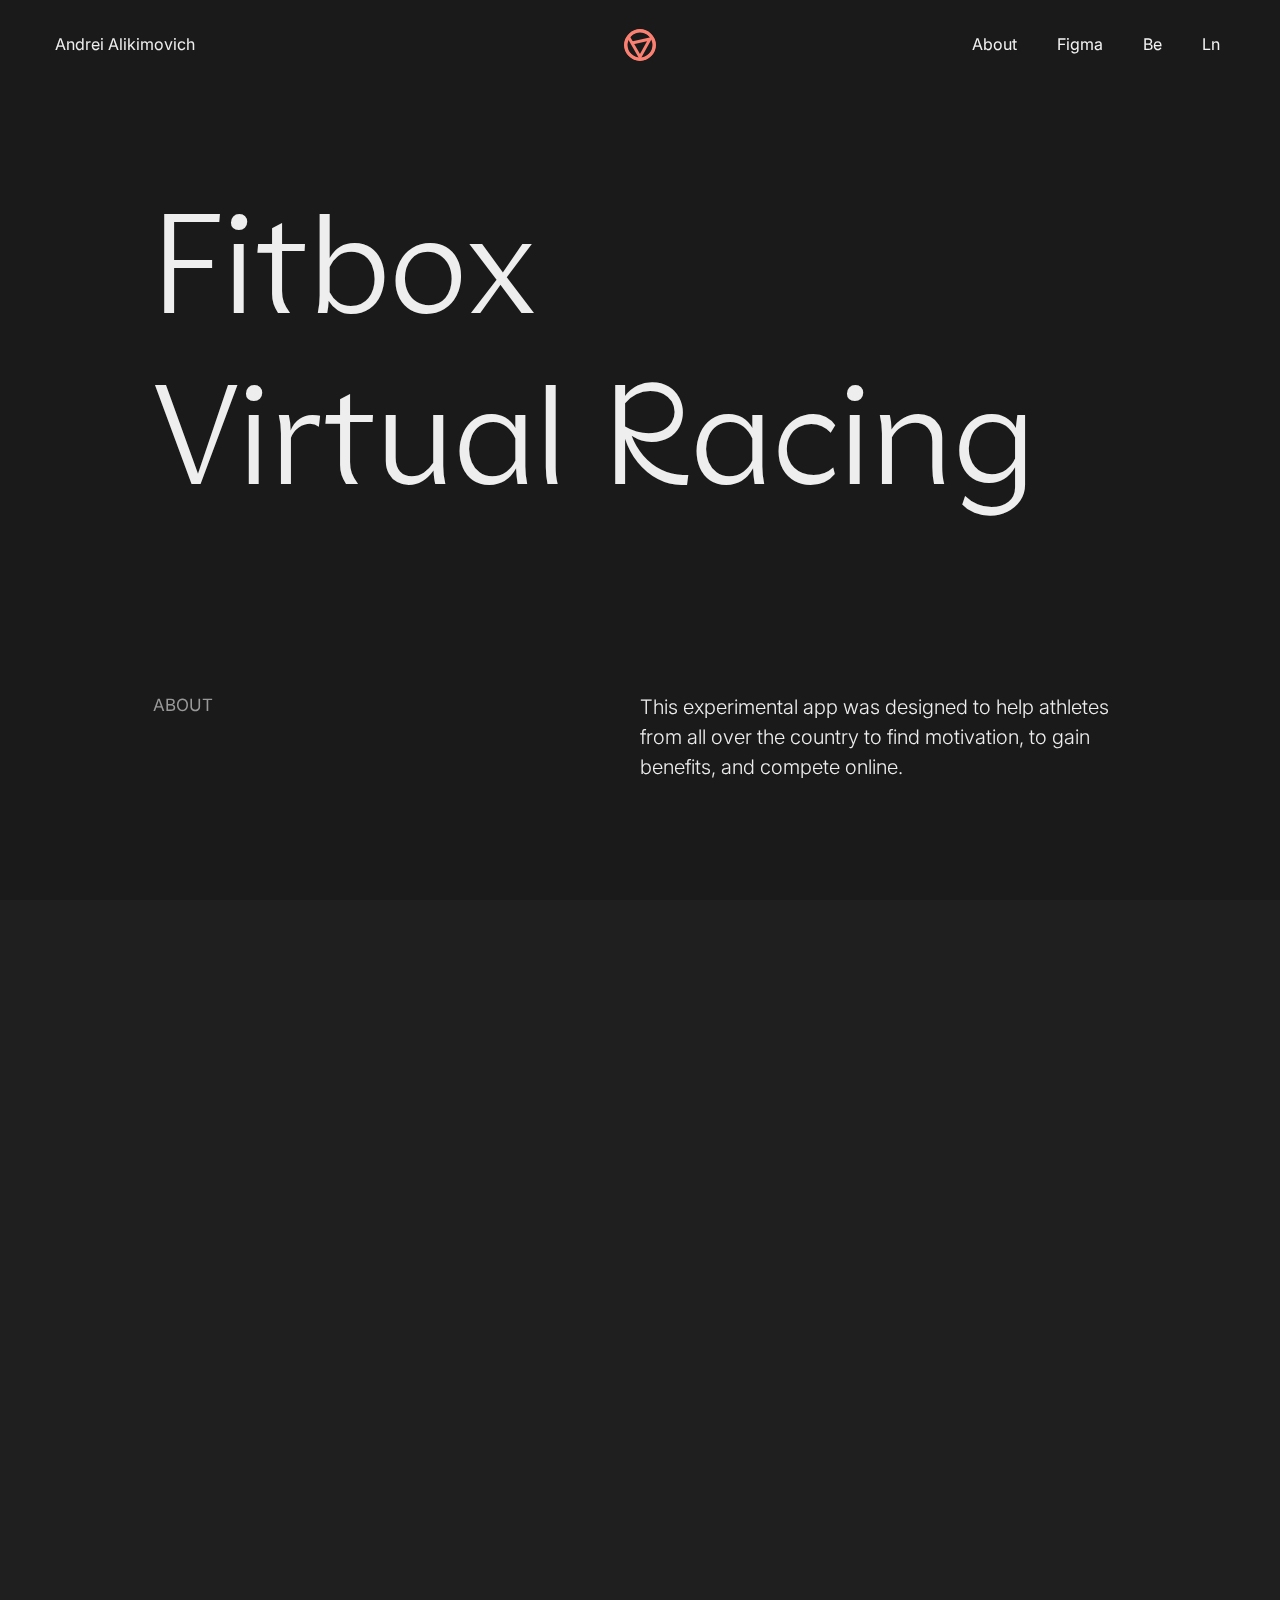
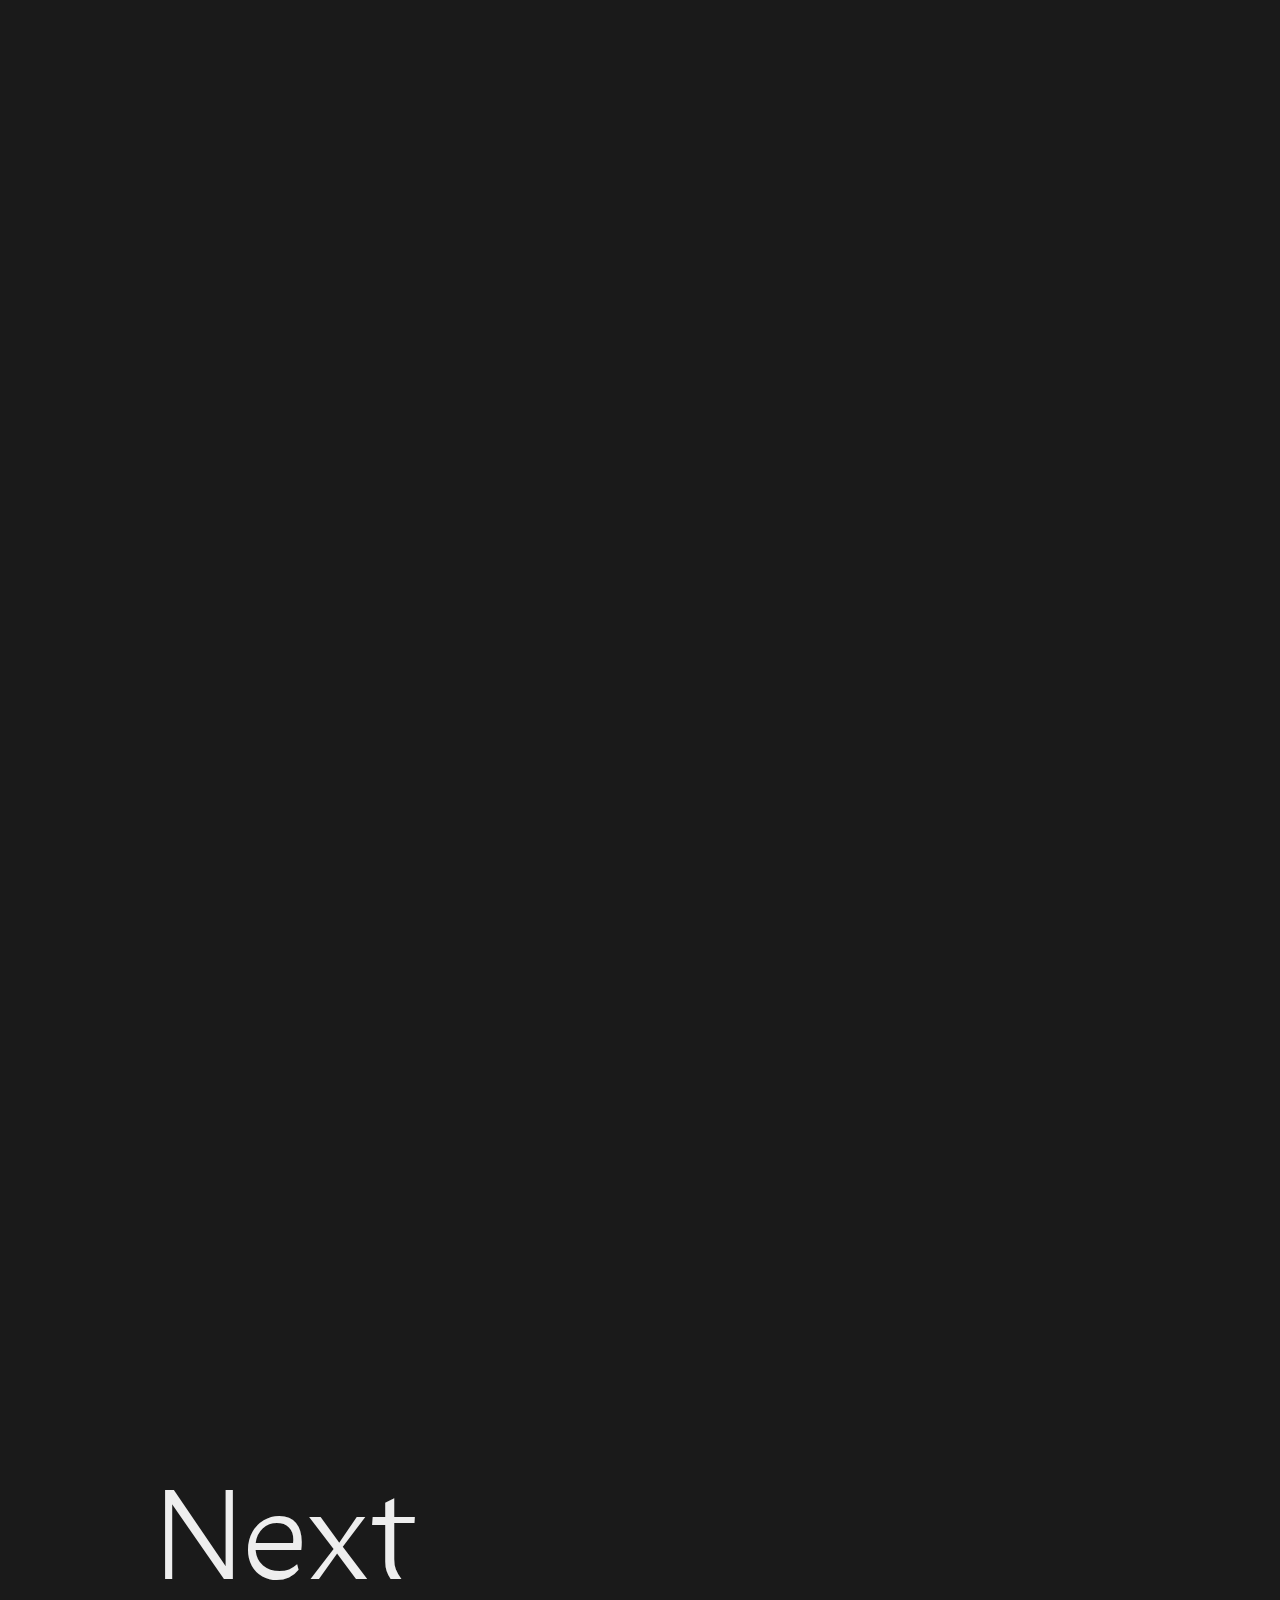
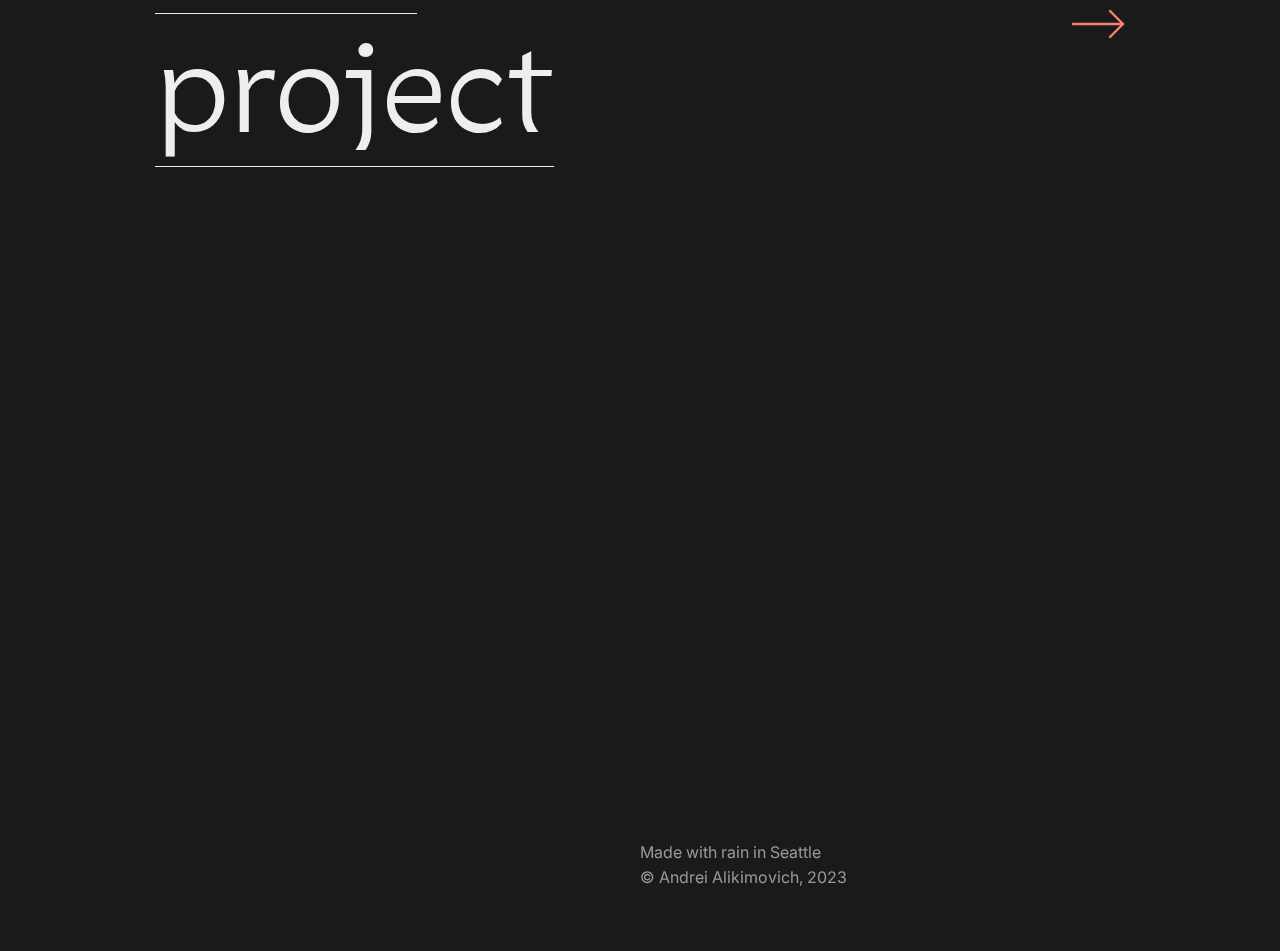
<file: projects/fitbox/index.html>
<!DOCTYPE html><html lang="en"><head><meta charSet="utf-8"/><meta http-equiv="X-UA-Compatible" content="IE=edge"/><meta name="viewport" content="width=device-width, initial-scale=1, shrink-to-fit=no"/><meta name="generator" content="Gatsby 5.11.0"/><meta name="theme-color" content="#1a1a1a"/><meta data-react-helmet="true" name="description" content="An experimental app designed to help athlets from all over the country to find motivation, to gain benefits, and to compete online."/><meta data-react-helmet="true" property="og:title" content="Fitbox Virtual Racing | Andrei Alikimovich"/><meta data-react-helmet="true" property="og:description" content="An experimental app designed to help athlets from all over the country to find motivation, to gain benefits, and to compete online."/><meta data-react-helmet="true" property="og:image" content="/static/share-fitbox-04015e296422e20090b7b0235c275ff7.png"/><meta data-react-helmet="true" name="twitter:image" content="/static/share-fitbox-04015e296422e20090b7b0235c275ff7.png"/><style data-href="/styles.6bf29ab195c486949668.css" data-identity="gatsby-global-css">@import url(https://fonts.googleapis.com/css2?family=Inter:wght@400;500&display=swap);.tl-edges{max-width:100%;overflow-x:hidden}.tl-wrapper{float:left;position:relative;width:100%}.tl-wrapper+.tl-wrapper{margin-left:-100%;margin-right:0}[data-aos][data-aos][data-aos-duration="50"],body[data-aos-duration="50"] [data-aos]{transition-duration:50ms}[data-aos][data-aos][data-aos-delay="50"],body[data-aos-delay="50"] [data-aos]{transition-delay:0}[data-aos][data-aos][data-aos-delay="50"].aos-animate,body[data-aos-delay="50"] [data-aos].aos-animate{transition-delay:50ms}[data-aos][data-aos][data-aos-duration="100"],body[data-aos-duration="100"] [data-aos]{transition-duration:.1s}[data-aos][data-aos][data-aos-delay="100"],body[data-aos-delay="100"] [data-aos]{transition-delay:0}[data-aos][data-aos][data-aos-delay="100"].aos-animate,body[data-aos-delay="100"] [data-aos].aos-animate{transition-delay:.1s}[data-aos][data-aos][data-aos-duration="150"],body[data-aos-duration="150"] [data-aos]{transition-duration:.15s}[data-aos][data-aos][data-aos-delay="150"],body[data-aos-delay="150"] [data-aos]{transition-delay:0}[data-aos][data-aos][data-aos-delay="150"].aos-animate,body[data-aos-delay="150"] [data-aos].aos-animate{transition-delay:.15s}[data-aos][data-aos][data-aos-duration="200"],body[data-aos-duration="200"] [data-aos]{transition-duration:.2s}[data-aos][data-aos][data-aos-delay="200"],body[data-aos-delay="200"] [data-aos]{transition-delay:0}[data-aos][data-aos][data-aos-delay="200"].aos-animate,body[data-aos-delay="200"] [data-aos].aos-animate{transition-delay:.2s}[data-aos][data-aos][data-aos-duration="250"],body[data-aos-duration="250"] [data-aos]{transition-duration:.25s}[data-aos][data-aos][data-aos-delay="250"],body[data-aos-delay="250"] [data-aos]{transition-delay:0}[data-aos][data-aos][data-aos-delay="250"].aos-animate,body[data-aos-delay="250"] [data-aos].aos-animate{transition-delay:.25s}[data-aos][data-aos][data-aos-duration="300"],body[data-aos-duration="300"] [data-aos]{transition-duration:.3s}[data-aos][data-aos][data-aos-delay="300"],body[data-aos-delay="300"] [data-aos]{transition-delay:0}[data-aos][data-aos][data-aos-delay="300"].aos-animate,body[data-aos-delay="300"] [data-aos].aos-animate{transition-delay:.3s}[data-aos][data-aos][data-aos-duration="350"],body[data-aos-duration="350"] [data-aos]{transition-duration:.35s}[data-aos][data-aos][data-aos-delay="350"],body[data-aos-delay="350"] [data-aos]{transition-delay:0}[data-aos][data-aos][data-aos-delay="350"].aos-animate,body[data-aos-delay="350"] [data-aos].aos-animate{transition-delay:.35s}[data-aos][data-aos][data-aos-duration="400"],body[data-aos-duration="400"] [data-aos]{transition-duration:.4s}[data-aos][data-aos][data-aos-delay="400"],body[data-aos-delay="400"] [data-aos]{transition-delay:0}[data-aos][data-aos][data-aos-delay="400"].aos-animate,body[data-aos-delay="400"] [data-aos].aos-animate{transition-delay:.4s}[data-aos][data-aos][data-aos-duration="450"],body[data-aos-duration="450"] [data-aos]{transition-duration:.45s}[data-aos][data-aos][data-aos-delay="450"],body[data-aos-delay="450"] [data-aos]{transition-delay:0}[data-aos][data-aos][data-aos-delay="450"].aos-animate,body[data-aos-delay="450"] [data-aos].aos-animate{transition-delay:.45s}[data-aos][data-aos][data-aos-duration="500"],body[data-aos-duration="500"] [data-aos]{transition-duration:.5s}[data-aos][data-aos][data-aos-delay="500"],body[data-aos-delay="500"] [data-aos]{transition-delay:0}[data-aos][data-aos][data-aos-delay="500"].aos-animate,body[data-aos-delay="500"] [data-aos].aos-animate{transition-delay:.5s}[data-aos][data-aos][data-aos-duration="550"],body[data-aos-duration="550"] [data-aos]{transition-duration:.55s}[data-aos][data-aos][data-aos-delay="550"],body[data-aos-delay="550"] [data-aos]{transition-delay:0}[data-aos][data-aos][data-aos-delay="550"].aos-animate,body[data-aos-delay="550"] [data-aos].aos-animate{transition-delay:.55s}[data-aos][data-aos][data-aos-duration="600"],body[data-aos-duration="600"] [data-aos]{transition-duration:.6s}[data-aos][data-aos][data-aos-delay="600"],body[data-aos-delay="600"] [data-aos]{transition-delay:0}[data-aos][data-aos][data-aos-delay="600"].aos-animate,body[data-aos-delay="600"] [data-aos].aos-animate{transition-delay:.6s}[data-aos][data-aos][data-aos-duration="650"],body[data-aos-duration="650"] [data-aos]{transition-duration:.65s}[data-aos][data-aos][data-aos-delay="650"],body[data-aos-delay="650"] [data-aos]{transition-delay:0}[data-aos][data-aos][data-aos-delay="650"].aos-animate,body[data-aos-delay="650"] [data-aos].aos-animate{transition-delay:.65s}[data-aos][data-aos][data-aos-duration="700"],body[data-aos-duration="700"] [data-aos]{transition-duration:.7s}[data-aos][data-aos][data-aos-delay="700"],body[data-aos-delay="700"] [data-aos]{transition-delay:0}[data-aos][data-aos][data-aos-delay="700"].aos-animate,body[data-aos-delay="700"] [data-aos].aos-animate{transition-delay:.7s}[data-aos][data-aos][data-aos-duration="750"],body[data-aos-duration="750"] [data-aos]{transition-duration:.75s}[data-aos][data-aos][data-aos-delay="750"],body[data-aos-delay="750"] [data-aos]{transition-delay:0}[data-aos][data-aos][data-aos-delay="750"].aos-animate,body[data-aos-delay="750"] [data-aos].aos-animate{transition-delay:.75s}[data-aos][data-aos][data-aos-duration="800"],body[data-aos-duration="800"] [data-aos]{transition-duration:.8s}[data-aos][data-aos][data-aos-delay="800"],body[data-aos-delay="800"] [data-aos]{transition-delay:0}[data-aos][data-aos][data-aos-delay="800"].aos-animate,body[data-aos-delay="800"] [data-aos].aos-animate{transition-delay:.8s}[data-aos][data-aos][data-aos-duration="850"],body[data-aos-duration="850"] [data-aos]{transition-duration:.85s}[data-aos][data-aos][data-aos-delay="850"],body[data-aos-delay="850"] [data-aos]{transition-delay:0}[data-aos][data-aos][data-aos-delay="850"].aos-animate,body[data-aos-delay="850"] [data-aos].aos-animate{transition-delay:.85s}[data-aos][data-aos][data-aos-duration="900"],body[data-aos-duration="900"] [data-aos]{transition-duration:.9s}[data-aos][data-aos][data-aos-delay="900"],body[data-aos-delay="900"] [data-aos]{transition-delay:0}[data-aos][data-aos][data-aos-delay="900"].aos-animate,body[data-aos-delay="900"] [data-aos].aos-animate{transition-delay:.9s}[data-aos][data-aos][data-aos-duration="950"],body[data-aos-duration="950"] [data-aos]{transition-duration:.95s}[data-aos][data-aos][data-aos-delay="950"],body[data-aos-delay="950"] [data-aos]{transition-delay:0}[data-aos][data-aos][data-aos-delay="950"].aos-animate,body[data-aos-delay="950"] [data-aos].aos-animate{transition-delay:.95s}[data-aos][data-aos][data-aos-duration="1000"],body[data-aos-duration="1000"] [data-aos]{transition-duration:1s}[data-aos][data-aos][data-aos-delay="1000"],body[data-aos-delay="1000"] [data-aos]{transition-delay:0}[data-aos][data-aos][data-aos-delay="1000"].aos-animate,body[data-aos-delay="1000"] [data-aos].aos-animate{transition-delay:1s}[data-aos][data-aos][data-aos-duration="1050"],body[data-aos-duration="1050"] [data-aos]{transition-duration:1.05s}[data-aos][data-aos][data-aos-delay="1050"],body[data-aos-delay="1050"] [data-aos]{transition-delay:0}[data-aos][data-aos][data-aos-delay="1050"].aos-animate,body[data-aos-delay="1050"] [data-aos].aos-animate{transition-delay:1.05s}[data-aos][data-aos][data-aos-duration="1100"],body[data-aos-duration="1100"] [data-aos]{transition-duration:1.1s}[data-aos][data-aos][data-aos-delay="1100"],body[data-aos-delay="1100"] [data-aos]{transition-delay:0}[data-aos][data-aos][data-aos-delay="1100"].aos-animate,body[data-aos-delay="1100"] [data-aos].aos-animate{transition-delay:1.1s}[data-aos][data-aos][data-aos-duration="1150"],body[data-aos-duration="1150"] [data-aos]{transition-duration:1.15s}[data-aos][data-aos][data-aos-delay="1150"],body[data-aos-delay="1150"] [data-aos]{transition-delay:0}[data-aos][data-aos][data-aos-delay="1150"].aos-animate,body[data-aos-delay="1150"] [data-aos].aos-animate{transition-delay:1.15s}[data-aos][data-aos][data-aos-duration="1200"],body[data-aos-duration="1200"] [data-aos]{transition-duration:1.2s}[data-aos][data-aos][data-aos-delay="1200"],body[data-aos-delay="1200"] [data-aos]{transition-delay:0}[data-aos][data-aos][data-aos-delay="1200"].aos-animate,body[data-aos-delay="1200"] [data-aos].aos-animate{transition-delay:1.2s}[data-aos][data-aos][data-aos-duration="1250"],body[data-aos-duration="1250"] [data-aos]{transition-duration:1.25s}[data-aos][data-aos][data-aos-delay="1250"],body[data-aos-delay="1250"] [data-aos]{transition-delay:0}[data-aos][data-aos][data-aos-delay="1250"].aos-animate,body[data-aos-delay="1250"] [data-aos].aos-animate{transition-delay:1.25s}[data-aos][data-aos][data-aos-duration="1300"],body[data-aos-duration="1300"] [data-aos]{transition-duration:1.3s}[data-aos][data-aos][data-aos-delay="1300"],body[data-aos-delay="1300"] [data-aos]{transition-delay:0}[data-aos][data-aos][data-aos-delay="1300"].aos-animate,body[data-aos-delay="1300"] [data-aos].aos-animate{transition-delay:1.3s}[data-aos][data-aos][data-aos-duration="1350"],body[data-aos-duration="1350"] [data-aos]{transition-duration:1.35s}[data-aos][data-aos][data-aos-delay="1350"],body[data-aos-delay="1350"] [data-aos]{transition-delay:0}[data-aos][data-aos][data-aos-delay="1350"].aos-animate,body[data-aos-delay="1350"] [data-aos].aos-animate{transition-delay:1.35s}[data-aos][data-aos][data-aos-duration="1400"],body[data-aos-duration="1400"] [data-aos]{transition-duration:1.4s}[data-aos][data-aos][data-aos-delay="1400"],body[data-aos-delay="1400"] [data-aos]{transition-delay:0}[data-aos][data-aos][data-aos-delay="1400"].aos-animate,body[data-aos-delay="1400"] [data-aos].aos-animate{transition-delay:1.4s}[data-aos][data-aos][data-aos-duration="1450"],body[data-aos-duration="1450"] [data-aos]{transition-duration:1.45s}[data-aos][data-aos][data-aos-delay="1450"],body[data-aos-delay="1450"] [data-aos]{transition-delay:0}[data-aos][data-aos][data-aos-delay="1450"].aos-animate,body[data-aos-delay="1450"] [data-aos].aos-animate{transition-delay:1.45s}[data-aos][data-aos][data-aos-duration="1500"],body[data-aos-duration="1500"] [data-aos]{transition-duration:1.5s}[data-aos][data-aos][data-aos-delay="1500"],body[data-aos-delay="1500"] [data-aos]{transition-delay:0}[data-aos][data-aos][data-aos-delay="1500"].aos-animate,body[data-aos-delay="1500"] [data-aos].aos-animate{transition-delay:1.5s}[data-aos][data-aos][data-aos-duration="1550"],body[data-aos-duration="1550"] [data-aos]{transition-duration:1.55s}[data-aos][data-aos][data-aos-delay="1550"],body[data-aos-delay="1550"] [data-aos]{transition-delay:0}[data-aos][data-aos][data-aos-delay="1550"].aos-animate,body[data-aos-delay="1550"] [data-aos].aos-animate{transition-delay:1.55s}[data-aos][data-aos][data-aos-duration="1600"],body[data-aos-duration="1600"] [data-aos]{transition-duration:1.6s}[data-aos][data-aos][data-aos-delay="1600"],body[data-aos-delay="1600"] [data-aos]{transition-delay:0}[data-aos][data-aos][data-aos-delay="1600"].aos-animate,body[data-aos-delay="1600"] [data-aos].aos-animate{transition-delay:1.6s}[data-aos][data-aos][data-aos-duration="1650"],body[data-aos-duration="1650"] [data-aos]{transition-duration:1.65s}[data-aos][data-aos][data-aos-delay="1650"],body[data-aos-delay="1650"] [data-aos]{transition-delay:0}[data-aos][data-aos][data-aos-delay="1650"].aos-animate,body[data-aos-delay="1650"] [data-aos].aos-animate{transition-delay:1.65s}[data-aos][data-aos][data-aos-duration="1700"],body[data-aos-duration="1700"] [data-aos]{transition-duration:1.7s}[data-aos][data-aos][data-aos-delay="1700"],body[data-aos-delay="1700"] [data-aos]{transition-delay:0}[data-aos][data-aos][data-aos-delay="1700"].aos-animate,body[data-aos-delay="1700"] [data-aos].aos-animate{transition-delay:1.7s}[data-aos][data-aos][data-aos-duration="1750"],body[data-aos-duration="1750"] [data-aos]{transition-duration:1.75s}[data-aos][data-aos][data-aos-delay="1750"],body[data-aos-delay="1750"] [data-aos]{transition-delay:0}[data-aos][data-aos][data-aos-delay="1750"].aos-animate,body[data-aos-delay="1750"] [data-aos].aos-animate{transition-delay:1.75s}[data-aos][data-aos][data-aos-duration="1800"],body[data-aos-duration="1800"] [data-aos]{transition-duration:1.8s}[data-aos][data-aos][data-aos-delay="1800"],body[data-aos-delay="1800"] [data-aos]{transition-delay:0}[data-aos][data-aos][data-aos-delay="1800"].aos-animate,body[data-aos-delay="1800"] [data-aos].aos-animate{transition-delay:1.8s}[data-aos][data-aos][data-aos-duration="1850"],body[data-aos-duration="1850"] [data-aos]{transition-duration:1.85s}[data-aos][data-aos][data-aos-delay="1850"],body[data-aos-delay="1850"] [data-aos]{transition-delay:0}[data-aos][data-aos][data-aos-delay="1850"].aos-animate,body[data-aos-delay="1850"] [data-aos].aos-animate{transition-delay:1.85s}[data-aos][data-aos][data-aos-duration="1900"],body[data-aos-duration="1900"] [data-aos]{transition-duration:1.9s}[data-aos][data-aos][data-aos-delay="1900"],body[data-aos-delay="1900"] [data-aos]{transition-delay:0}[data-aos][data-aos][data-aos-delay="1900"].aos-animate,body[data-aos-delay="1900"] [data-aos].aos-animate{transition-delay:1.9s}[data-aos][data-aos][data-aos-duration="1950"],body[data-aos-duration="1950"] [data-aos]{transition-duration:1.95s}[data-aos][data-aos][data-aos-delay="1950"],body[data-aos-delay="1950"] [data-aos]{transition-delay:0}[data-aos][data-aos][data-aos-delay="1950"].aos-animate,body[data-aos-delay="1950"] [data-aos].aos-animate{transition-delay:1.95s}[data-aos][data-aos][data-aos-duration="2000"],body[data-aos-duration="2000"] [data-aos]{transition-duration:2s}[data-aos][data-aos][data-aos-delay="2000"],body[data-aos-delay="2000"] [data-aos]{transition-delay:0}[data-aos][data-aos][data-aos-delay="2000"].aos-animate,body[data-aos-delay="2000"] [data-aos].aos-animate{transition-delay:2s}[data-aos][data-aos][data-aos-duration="2050"],body[data-aos-duration="2050"] [data-aos]{transition-duration:2.05s}[data-aos][data-aos][data-aos-delay="2050"],body[data-aos-delay="2050"] [data-aos]{transition-delay:0}[data-aos][data-aos][data-aos-delay="2050"].aos-animate,body[data-aos-delay="2050"] [data-aos].aos-animate{transition-delay:2.05s}[data-aos][data-aos][data-aos-duration="2100"],body[data-aos-duration="2100"] [data-aos]{transition-duration:2.1s}[data-aos][data-aos][data-aos-delay="2100"],body[data-aos-delay="2100"] [data-aos]{transition-delay:0}[data-aos][data-aos][data-aos-delay="2100"].aos-animate,body[data-aos-delay="2100"] [data-aos].aos-animate{transition-delay:2.1s}[data-aos][data-aos][data-aos-duration="2150"],body[data-aos-duration="2150"] [data-aos]{transition-duration:2.15s}[data-aos][data-aos][data-aos-delay="2150"],body[data-aos-delay="2150"] [data-aos]{transition-delay:0}[data-aos][data-aos][data-aos-delay="2150"].aos-animate,body[data-aos-delay="2150"] [data-aos].aos-animate{transition-delay:2.15s}[data-aos][data-aos][data-aos-duration="2200"],body[data-aos-duration="2200"] [data-aos]{transition-duration:2.2s}[data-aos][data-aos][data-aos-delay="2200"],body[data-aos-delay="2200"] [data-aos]{transition-delay:0}[data-aos][data-aos][data-aos-delay="2200"].aos-animate,body[data-aos-delay="2200"] [data-aos].aos-animate{transition-delay:2.2s}[data-aos][data-aos][data-aos-duration="2250"],body[data-aos-duration="2250"] [data-aos]{transition-duration:2.25s}[data-aos][data-aos][data-aos-delay="2250"],body[data-aos-delay="2250"] [data-aos]{transition-delay:0}[data-aos][data-aos][data-aos-delay="2250"].aos-animate,body[data-aos-delay="2250"] [data-aos].aos-animate{transition-delay:2.25s}[data-aos][data-aos][data-aos-duration="2300"],body[data-aos-duration="2300"] [data-aos]{transition-duration:2.3s}[data-aos][data-aos][data-aos-delay="2300"],body[data-aos-delay="2300"] [data-aos]{transition-delay:0}[data-aos][data-aos][data-aos-delay="2300"].aos-animate,body[data-aos-delay="2300"] [data-aos].aos-animate{transition-delay:2.3s}[data-aos][data-aos][data-aos-duration="2350"],body[data-aos-duration="2350"] [data-aos]{transition-duration:2.35s}[data-aos][data-aos][data-aos-delay="2350"],body[data-aos-delay="2350"] [data-aos]{transition-delay:0}[data-aos][data-aos][data-aos-delay="2350"].aos-animate,body[data-aos-delay="2350"] [data-aos].aos-animate{transition-delay:2.35s}[data-aos][data-aos][data-aos-duration="2400"],body[data-aos-duration="2400"] [data-aos]{transition-duration:2.4s}[data-aos][data-aos][data-aos-delay="2400"],body[data-aos-delay="2400"] [data-aos]{transition-delay:0}[data-aos][data-aos][data-aos-delay="2400"].aos-animate,body[data-aos-delay="2400"] [data-aos].aos-animate{transition-delay:2.4s}[data-aos][data-aos][data-aos-duration="2450"],body[data-aos-duration="2450"] [data-aos]{transition-duration:2.45s}[data-aos][data-aos][data-aos-delay="2450"],body[data-aos-delay="2450"] [data-aos]{transition-delay:0}[data-aos][data-aos][data-aos-delay="2450"].aos-animate,body[data-aos-delay="2450"] [data-aos].aos-animate{transition-delay:2.45s}[data-aos][data-aos][data-aos-duration="2500"],body[data-aos-duration="2500"] [data-aos]{transition-duration:2.5s}[data-aos][data-aos][data-aos-delay="2500"],body[data-aos-delay="2500"] [data-aos]{transition-delay:0}[data-aos][data-aos][data-aos-delay="2500"].aos-animate,body[data-aos-delay="2500"] [data-aos].aos-animate{transition-delay:2.5s}[data-aos][data-aos][data-aos-duration="2550"],body[data-aos-duration="2550"] [data-aos]{transition-duration:2.55s}[data-aos][data-aos][data-aos-delay="2550"],body[data-aos-delay="2550"] [data-aos]{transition-delay:0}[data-aos][data-aos][data-aos-delay="2550"].aos-animate,body[data-aos-delay="2550"] [data-aos].aos-animate{transition-delay:2.55s}[data-aos][data-aos][data-aos-duration="2600"],body[data-aos-duration="2600"] [data-aos]{transition-duration:2.6s}[data-aos][data-aos][data-aos-delay="2600"],body[data-aos-delay="2600"] [data-aos]{transition-delay:0}[data-aos][data-aos][data-aos-delay="2600"].aos-animate,body[data-aos-delay="2600"] [data-aos].aos-animate{transition-delay:2.6s}[data-aos][data-aos][data-aos-duration="2650"],body[data-aos-duration="2650"] [data-aos]{transition-duration:2.65s}[data-aos][data-aos][data-aos-delay="2650"],body[data-aos-delay="2650"] [data-aos]{transition-delay:0}[data-aos][data-aos][data-aos-delay="2650"].aos-animate,body[data-aos-delay="2650"] [data-aos].aos-animate{transition-delay:2.65s}[data-aos][data-aos][data-aos-duration="2700"],body[data-aos-duration="2700"] [data-aos]{transition-duration:2.7s}[data-aos][data-aos][data-aos-delay="2700"],body[data-aos-delay="2700"] [data-aos]{transition-delay:0}[data-aos][data-aos][data-aos-delay="2700"].aos-animate,body[data-aos-delay="2700"] [data-aos].aos-animate{transition-delay:2.7s}[data-aos][data-aos][data-aos-duration="2750"],body[data-aos-duration="2750"] [data-aos]{transition-duration:2.75s}[data-aos][data-aos][data-aos-delay="2750"],body[data-aos-delay="2750"] [data-aos]{transition-delay:0}[data-aos][data-aos][data-aos-delay="2750"].aos-animate,body[data-aos-delay="2750"] [data-aos].aos-animate{transition-delay:2.75s}[data-aos][data-aos][data-aos-duration="2800"],body[data-aos-duration="2800"] [data-aos]{transition-duration:2.8s}[data-aos][data-aos][data-aos-delay="2800"],body[data-aos-delay="2800"] [data-aos]{transition-delay:0}[data-aos][data-aos][data-aos-delay="2800"].aos-animate,body[data-aos-delay="2800"] [data-aos].aos-animate{transition-delay:2.8s}[data-aos][data-aos][data-aos-duration="2850"],body[data-aos-duration="2850"] [data-aos]{transition-duration:2.85s}[data-aos][data-aos][data-aos-delay="2850"],body[data-aos-delay="2850"] [data-aos]{transition-delay:0}[data-aos][data-aos][data-aos-delay="2850"].aos-animate,body[data-aos-delay="2850"] [data-aos].aos-animate{transition-delay:2.85s}[data-aos][data-aos][data-aos-duration="2900"],body[data-aos-duration="2900"] [data-aos]{transition-duration:2.9s}[data-aos][data-aos][data-aos-delay="2900"],body[data-aos-delay="2900"] [data-aos]{transition-delay:0}[data-aos][data-aos][data-aos-delay="2900"].aos-animate,body[data-aos-delay="2900"] [data-aos].aos-animate{transition-delay:2.9s}[data-aos][data-aos][data-aos-duration="2950"],body[data-aos-duration="2950"] [data-aos]{transition-duration:2.95s}[data-aos][data-aos][data-aos-delay="2950"],body[data-aos-delay="2950"] [data-aos]{transition-delay:0}[data-aos][data-aos][data-aos-delay="2950"].aos-animate,body[data-aos-delay="2950"] [data-aos].aos-animate{transition-delay:2.95s}[data-aos][data-aos][data-aos-duration="3000"],body[data-aos-duration="3000"] [data-aos]{transition-duration:3s}[data-aos][data-aos][data-aos-delay="3000"],body[data-aos-delay="3000"] [data-aos]{transition-delay:0}[data-aos][data-aos][data-aos-delay="3000"].aos-animate,body[data-aos-delay="3000"] [data-aos].aos-animate{transition-delay:3s}[data-aos][data-aos][data-aos-easing=linear],body[data-aos-easing=linear] [data-aos]{transition-timing-function:cubic-bezier(.25,.25,.75,.75)}[data-aos][data-aos][data-aos-easing=ease],body[data-aos-easing=ease] [data-aos]{transition-timing-function:ease}[data-aos][data-aos][data-aos-easing=ease-in],body[data-aos-easing=ease-in] [data-aos]{transition-timing-function:ease-in}[data-aos][data-aos][data-aos-easing=ease-out],body[data-aos-easing=ease-out] [data-aos]{transition-timing-function:ease-out}[data-aos][data-aos][data-aos-easing=ease-in-out],body[data-aos-easing=ease-in-out] [data-aos]{transition-timing-function:ease-in-out}[data-aos][data-aos][data-aos-easing=ease-in-back],body[data-aos-easing=ease-in-back] [data-aos]{transition-timing-function:cubic-bezier(.6,-.28,.735,.045)}[data-aos][data-aos][data-aos-easing=ease-out-back],body[data-aos-easing=ease-out-back] [data-aos]{transition-timing-function:cubic-bezier(.175,.885,.32,1.275)}[data-aos][data-aos][data-aos-easing=ease-in-out-back],body[data-aos-easing=ease-in-out-back] [data-aos]{transition-timing-function:cubic-bezier(.68,-.55,.265,1.55)}[data-aos][data-aos][data-aos-easing=ease-in-sine],body[data-aos-easing=ease-in-sine] [data-aos]{transition-timing-function:cubic-bezier(.47,0,.745,.715)}[data-aos][data-aos][data-aos-easing=ease-out-sine],body[data-aos-easing=ease-out-sine] [data-aos]{transition-timing-function:cubic-bezier(.39,.575,.565,1)}[data-aos][data-aos][data-aos-easing=ease-in-out-sine],body[data-aos-easing=ease-in-out-sine] [data-aos]{transition-timing-function:cubic-bezier(.445,.05,.55,.95)}[data-aos][data-aos][data-aos-easing=ease-in-quad],body[data-aos-easing=ease-in-quad] [data-aos]{transition-timing-function:cubic-bezier(.55,.085,.68,.53)}[data-aos][data-aos][data-aos-easing=ease-out-quad],body[data-aos-easing=ease-out-quad] [data-aos]{transition-timing-function:cubic-bezier(.25,.46,.45,.94)}[data-aos][data-aos][data-aos-easing=ease-in-out-quad],body[data-aos-easing=ease-in-out-quad] [data-aos]{transition-timing-function:cubic-bezier(.455,.03,.515,.955)}[data-aos][data-aos][data-aos-easing=ease-in-cubic],body[data-aos-easing=ease-in-cubic] [data-aos]{transition-timing-function:cubic-bezier(.55,.085,.68,.53)}[data-aos][data-aos][data-aos-easing=ease-out-cubic],body[data-aos-easing=ease-out-cubic] [data-aos]{transition-timing-function:cubic-bezier(.25,.46,.45,.94)}[data-aos][data-aos][data-aos-easing=ease-in-out-cubic],body[data-aos-easing=ease-in-out-cubic] [data-aos]{transition-timing-function:cubic-bezier(.455,.03,.515,.955)}[data-aos][data-aos][data-aos-easing=ease-in-quart],body[data-aos-easing=ease-in-quart] [data-aos]{transition-timing-function:cubic-bezier(.55,.085,.68,.53)}[data-aos][data-aos][data-aos-easing=ease-out-quart],body[data-aos-easing=ease-out-quart] [data-aos]{transition-timing-function:cubic-bezier(.25,.46,.45,.94)}[data-aos][data-aos][data-aos-easing=ease-in-out-quart],body[data-aos-easing=ease-in-out-quart] [data-aos]{transition-timing-function:cubic-bezier(.455,.03,.515,.955)}[data-aos^=fade][data-aos^=fade]{opacity:0;transition-property:opacity,transform}[data-aos^=fade][data-aos^=fade].aos-animate{opacity:1;transform:translateZ(0)}[data-aos=fade-up]{transform:translate3d(0,100px,0)}[data-aos=fade-down]{transform:translate3d(0,-100px,0)}[data-aos=fade-right]{transform:translate3d(-100px,0,0)}[data-aos=fade-left]{transform:translate3d(100px,0,0)}[data-aos=fade-up-right]{transform:translate3d(-100px,100px,0)}[data-aos=fade-up-left]{transform:translate3d(100px,100px,0)}[data-aos=fade-down-right]{transform:translate3d(-100px,-100px,0)}[data-aos=fade-down-left]{transform:translate3d(100px,-100px,0)}[data-aos^=zoom][data-aos^=zoom]{opacity:0;transition-property:opacity,transform}[data-aos^=zoom][data-aos^=zoom].aos-animate{opacity:1;transform:translateZ(0) scale(1)}[data-aos=zoom-in]{transform:scale(.6)}[data-aos=zoom-in-up]{transform:translate3d(0,100px,0) scale(.6)}[data-aos=zoom-in-down]{transform:translate3d(0,-100px,0) scale(.6)}[data-aos=zoom-in-right]{transform:translate3d(-100px,0,0) scale(.6)}[data-aos=zoom-in-left]{transform:translate3d(100px,0,0) scale(.6)}[data-aos=zoom-out]{transform:scale(1.2)}[data-aos=zoom-out-up]{transform:translate3d(0,100px,0) scale(1.2)}[data-aos=zoom-out-down]{transform:translate3d(0,-100px,0) scale(1.2)}[data-aos=zoom-out-right]{transform:translate3d(-100px,0,0) scale(1.2)}[data-aos=zoom-out-left]{transform:translate3d(100px,0,0) scale(1.2)}[data-aos^=slide][data-aos^=slide]{transition-property:transform}[data-aos^=slide][data-aos^=slide].aos-animate{transform:translateZ(0)}[data-aos=slide-up]{transform:translate3d(0,100%,0)}[data-aos=slide-down]{transform:translate3d(0,-100%,0)}[data-aos=slide-right]{transform:translate3d(-100%,0,0)}[data-aos=slide-left]{transform:translate3d(100%,0,0)}[data-aos^=flip][data-aos^=flip]{-webkit-backface-visibility:hidden;backface-visibility:hidden;transition-property:transform}[data-aos=flip-left]{transform:perspective(2500px) rotateY(-100deg)}[data-aos=flip-left].aos-animate{transform:perspective(2500px) rotateY(0)}[data-aos=flip-right]{transform:perspective(2500px) rotateY(100deg)}[data-aos=flip-right].aos-animate{transform:perspective(2500px) rotateY(0)}[data-aos=flip-up]{transform:perspective(2500px) rotateX(-100deg)}[data-aos=flip-up].aos-animate{transform:perspective(2500px) rotateX(0)}[data-aos=flip-down]{transform:perspective(2500px) rotateX(100deg)}[data-aos=flip-down].aos-animate{transform:perspective(2500px) rotateX(0)}:root{--tmb-scrollbar-width:0px}.background-image img,.background-video,.card-blog .card-img img,.card-fullscreen .card-img img,.card.card-image-lg img,.card.card-image-md img,.card.card-image-sm img,.card.card-image-xl img,.gallery-item-lg img,.gallery-item-md img,.gallery-item-sm img,.gallery-item-xl img,.object-fit-image{font-family:"object-fit: cover";height:100%;left:0;object-fit:cover;position:absolute;top:0;width:100%}.icon-arrow,.icon-arrow path:last-child,.swiper-button-next svg,.swiper-button-next svg path:last-child,.swiper-button-prev svg,.swiper-button-prev svg path:last-child{transition:transform .2s ease-in-out;will-change:transform}.icon-arrow-left path:last-child,.swiper-button-prev svg path:last-child{transform-origin:left center}.icon-arrow-right path:last-child,.swiper-button-next svg path:last-child{transform-origin:right center}.btn:focus .icon-arrow-left,.btn:focus .swiper-button-prev svg,.btn:hover .icon-arrow-left,.btn:hover .swiper-button-prev svg,.icon-arrow-left-hover,.nav .nav-link.active .icon-arrow-left,.nav .nav-link.active .swiper-button-prev svg,.nav .nav-link:focus .icon-arrow-left,.nav .nav-link:focus .swiper-button-prev svg,.nav .nav-link:hover .icon-arrow-left,.nav .nav-link:hover .swiper-button-prev svg,.swiper-button-prev .btn:focus svg,.swiper-button-prev .btn:hover svg,.swiper-button-prev .nav .nav-link.active svg,.swiper-button-prev .nav .nav-link:focus svg,.swiper-button-prev .nav .nav-link:hover svg,.swiper-button-prev:hover svg{transform:translateX(-22%)}.btn:focus .icon-arrow-left path:last-child,.btn:focus .swiper-button-prev svg path:last-child,.btn:hover .icon-arrow-left path:last-child,.btn:hover .swiper-button-prev svg path:last-child,.icon-arrow-left-hover path:last-child,.nav .nav-link.active .icon-arrow-left path:last-child,.nav .nav-link.active .swiper-button-prev svg path:last-child,.nav .nav-link:focus .icon-arrow-left path:last-child,.nav .nav-link:focus .swiper-button-prev svg path:last-child,.nav .nav-link:hover .icon-arrow-left path:last-child,.nav .nav-link:hover .swiper-button-prev svg path:last-child,.swiper-button-prev .btn:focus svg path:last-child,.swiper-button-prev .btn:hover svg path:last-child,.swiper-button-prev .nav .nav-link.active svg path:last-child,.swiper-button-prev .nav .nav-link:focus svg path:last-child,.swiper-button-prev .nav .nav-link:hover svg path:last-child,.swiper-button-prev:hover svg path:last-child{transform:scaleX(1.3)}.btn:focus .icon-arrow-right,.btn:focus .swiper-button-next svg,.btn:hover .icon-arrow-right,.btn:hover .swiper-button-next svg,.card-service.card-hover-zoom:focus .btn .icon-arrow-right,.card-service.card-hover-zoom:focus .btn .swiper-button-next svg,.card-service.card-hover-zoom:hover .btn .icon-arrow-right,.card-service.card-hover-zoom:hover .btn .swiper-button-next svg,.icon-arrow-right-hover,.nav .nav-link.active .icon-arrow-right,.nav .nav-link.active .swiper-button-next svg,.nav .nav-link:focus .icon-arrow-right,.nav .nav-link:focus .swiper-button-next svg,.nav .nav-link:hover .icon-arrow-right,.nav .nav-link:hover .swiper-button-next svg,.swiper-button-next .btn:focus svg,.swiper-button-next .btn:hover svg,.swiper-button-next .card-service.card-hover-zoom:focus .btn svg,.swiper-button-next .card-service.card-hover-zoom:hover .btn svg,.swiper-button-next .nav .nav-link.active svg,.swiper-button-next .nav .nav-link:focus svg,.swiper-button-next .nav .nav-link:hover svg,.swiper-button-next:hover svg{transform:translateX(22%)}.btn:focus .icon-arrow-right path:last-child,.btn:focus .swiper-button-next svg path:last-child,.btn:hover .icon-arrow-right path:last-child,.btn:hover .swiper-button-next svg path:last-child,.card-service.card-hover-zoom:focus .btn .icon-arrow-right path:last-child,.card-service.card-hover-zoom:focus .btn .swiper-button-next svg path:last-child,.card-service.card-hover-zoom:hover .btn .icon-arrow-right path:last-child,.card-service.card-hover-zoom:hover .btn .swiper-button-next svg path:last-child,.icon-arrow-right-hover path:last-child,.nav .nav-link.active .icon-arrow-right path:last-child,.nav .nav-link.active .swiper-button-next svg path:last-child,.nav .nav-link:focus .icon-arrow-right path:last-child,.nav .nav-link:focus .swiper-button-next svg path:last-child,.nav .nav-link:hover .icon-arrow-right path:last-child,.nav .nav-link:hover .swiper-button-next svg path:last-child,.swiper-button-next .btn:focus svg path:last-child,.swiper-button-next .btn:hover svg path:last-child,.swiper-button-next .card-service.card-hover-zoom:focus .btn svg path:last-child,.swiper-button-next .card-service.card-hover-zoom:hover .btn svg path:last-child,.swiper-button-next .nav .nav-link.active svg path:last-child,.swiper-button-next .nav .nav-link:focus svg path:last-child,.swiper-button-next .nav .nav-link:hover svg path:last-child,.swiper-button-next:hover svg path:last-child{transform:scaleX(1.3)}/*!
 * Bootstrap v4.5.0 (https://getbootstrap.com/)
 * Copyright 2011-2020 The Bootstrap Authors
 * Copyright 2011-2020 Twitter, Inc.
 * Licensed under MIT (https://github.com/twbs/bootstrap/blob/master/LICENSE)
 */:root{--orange:salmon;--light:#f5f5f5;--dark:#1a1a1a;--breakpoint-xs:0;--breakpoint-sm:620px;--breakpoint-md:828px;--breakpoint-lg:1024px;--breakpoint-xl:1200px;--font-family-sans-serif:-apple-system,BlinkMacSystemFont,"Segoe UI",Roboto,"Helvetica Neue",Arial,"Noto Sans",sans-serif,"Apple Color Emoji","Segoe UI Emoji","Segoe UI Symbol","Noto Color Emoji";--font-family-monospace:SFMono-Regular,Menlo,Monaco,Consolas,"Liberation Mono","Courier New",monospace}*,:after,:before{box-sizing:border-box}html{-webkit-text-size-adjust:100%;-webkit-tap-highlight-color:rgba(14,14,14,0);font-family:sans-serif;line-height:1.15}article,aside,figcaption,figure,footer,header,hgroup,main,nav,section{display:block}body{background-color:#1a1a1a;color:#f2f2f2;font-family:Inter,Segoe UI,Tahoma,Geneva,Verdana,sans-serif;font-size:1rem;font-weight:400;line-height:1.6;margin:0;text-align:left}[tabindex="-1"]:focus:not(:focus-visible){outline:0!important}hr{box-sizing:content-box;height:0;overflow:visible}h1,h2,h3,h4,h5,h6{margin-bottom:1.66667rem;margin-top:0}p{margin-bottom:1rem;margin-top:0}abbr[data-original-title],abbr[title]{border-bottom:0;cursor:help;text-decoration:underline;-webkit-text-decoration:underline dotted;text-decoration:underline dotted;-webkit-text-decoration-skip-ink:none;text-decoration-skip-ink:none}address{font-style:normal;line-height:inherit}address,dl,ol,ul{margin-bottom:1rem}dl,ol,ul{margin-top:0}ol ol,ol ul,ul ol,ul ul{margin-bottom:0}dt{font-weight:700}dd{margin-bottom:.5rem;margin-left:0}blockquote{margin:0 0 1rem}b,strong{font-weight:bolder}small{font-size:80%}sub,sup{font-size:75%;line-height:0;position:relative;vertical-align:baseline}sub{bottom:-.25em}sup{top:-.5em}a{background-color:transparent;color:#007bff;text-decoration:none}a:hover{color:#0056b3;text-decoration:underline}a:not([href]),a:not([href]):hover{color:inherit;text-decoration:none}code,kbd,pre,samp{font-family:SFMono-Regular,Menlo,Monaco,Consolas,Liberation Mono,Courier New,monospace;font-size:1em}pre{-ms-overflow-style:scrollbar;margin-bottom:1rem;margin-top:0;overflow:auto}figure{margin:0 0 1rem}img{border-style:none}img,svg{vertical-align:middle}svg{overflow:hidden}table{border-collapse:collapse}caption{caption-side:bottom;color:#969696;padding-bottom:30px 0 23px;padding-top:30px 0 23px;text-align:left}th{text-align:inherit}label{display:inline-block;margin-bottom:.5rem}button{border-radius:0}button:focus{outline:1px dotted;outline:5px auto -webkit-focus-ring-color}button,input,optgroup,select,textarea{font-family:inherit;font-size:inherit;line-height:inherit;margin:0}button,input{overflow:visible}button,select{text-transform:none}[role=button]{cursor:pointer}select{word-wrap:normal}[type=button],[type=reset],[type=submit],button{-webkit-appearance:button}[type=button]:not(:disabled),[type=reset]:not(:disabled),[type=submit]:not(:disabled),button:not(:disabled){cursor:pointer}[type=button]::-moz-focus-inner,[type=reset]::-moz-focus-inner,[type=submit]::-moz-focus-inner,button::-moz-focus-inner{border-style:none;padding:0}legend{color:inherit;display:block;font-size:1.5rem;line-height:inherit;margin-bottom:.5rem;max-width:100%;padding:0;white-space:normal;width:100%}progress{vertical-align:baseline}[type=number]::-webkit-inner-spin-button,[type=number]::-webkit-outer-spin-button{height:auto}[type=search]{-webkit-appearance:none;outline-offset:-2px}[type=search]::-webkit-search-decoration{-webkit-appearance:none}::-webkit-file-upload-button{-webkit-appearance:button;font:inherit}output{display:inline-block}summary{cursor:pointer;display:list-item}template{display:none}[hidden]{display:none!important}.h1,.h2,.h3,.h4,.h5,.h6,h1,h2,h3,h4,h5,h6{font-family:Inter,Segoe UI,Tahoma,Geneva,Verdana,sans-serif;font-weight:500;line-height:1.2;margin-bottom:1.66667rem}.h1,h1{font-size:2.5rem}.h2,h2{font-size:2rem}.h3,h3{font-size:1.75rem}.h4,h4{font-size:1.5rem}.h5,h5{font-size:1.25rem}.h6,h6{font-size:1rem}.lead{font-size:1.25em;font-weight:300}.display-1{font-size:6rem}.display-1,.display-2{font-weight:300;line-height:1.2}.display-2{font-size:5.5rem}.display-3{font-size:4.5rem}.display-3,.display-4{font-weight:300;line-height:1.2}.display-4{font-size:3.5rem}hr{border:0;border-top:1px solid rgba(14,14,14,.1);margin-bottom:3.33333rem;margin-top:3.33333rem}.small,small{font-size:80%;font-weight:400}.mark,mark{background-color:#fcf8e3;padding:.2em}.list-inline,.list-unstyled{list-style:none;padding-left:0}.list-inline-item{display:inline-block}.list-inline-item:not(:last-child){margin-right:.5rem}.initialism{font-size:90%;text-transform:uppercase}.blockquote{font-size:1.25rem;margin-bottom:3.33333rem}.blockquote-footer{color:#969696;display:block;font-size:80%}.blockquote-footer:before{content:"\2014\00A0"}.img-fluid,.img-thumbnail{height:auto;max-width:100%}.img-thumbnail{background-color:#eee;border:1px solid #dee2e6;border-radius:0;padding:.25rem}.figure{display:inline-block}.figure-img{line-height:1;margin-bottom:1.66667rem}.figure-caption{color:#969696;font-size:90%}code{word-wrap:break-word;color:#e83e8c;font-size:87.5%}a>code{color:inherit}kbd{background-color:#212529;border-radius:.2rem;color:#eee;font-size:87.5%;padding:.2rem .4rem}kbd kbd{font-size:100%;font-weight:700;padding:0}pre{color:#212529;display:block;font-size:87.5%}pre code{color:inherit;font-size:inherit;word-break:normal}.pre-scrollable{max-height:340px;overflow-y:scroll}.container{margin-left:auto;margin-right:auto;padding-left:0;padding-right:0;width:100%}@media (min-width:620px){.container{max-width:540px}}@media (min-width:828px){.container{max-width:720px}}@media (min-width:1024px){.container{max-width:960px}}@media (min-width:1200px){.container{max-width:1170px}}.container-fluid,.container-lg,.container-md,.container-sm,.container-xl{margin-left:auto;margin-right:auto;padding-left:0;padding-right:0;width:100%}@media (min-width:620px){.container,.container-sm{max-width:540px}}@media (min-width:828px){.container,.container-md,.container-sm{max-width:720px}}@media (min-width:1024px){.container,.container-lg,.container-md,.container-sm{max-width:960px}}@media (min-width:1200px){.container,.container-lg,.container-md,.container-sm,.container-xl{max-width:1170px}}.row{display:flex;flex-wrap:wrap}.no-gutters,.row{margin-left:0;margin-right:0}.no-gutters>.col,.no-gutters>[class*=col-]{padding-left:0;padding-right:0}.col,.col-1,.col-2,.col-3,.col-4,.col-5,.col-6,.col-7,.col-8,.col-9,.col-10,.col-11,.col-12,.col-auto,.col-lg,.col-lg-1,.col-lg-2,.col-lg-3,.col-lg-4,.col-lg-5,.col-lg-6,.col-lg-7,.col-lg-8,.col-lg-9,.col-lg-10,.col-lg-11,.col-lg-12,.col-lg-auto,.col-md,.col-md-1,.col-md-2,.col-md-3,.col-md-4,.col-md-5,.col-md-6,.col-md-7,.col-md-8,.col-md-9,.col-md-10,.col-md-11,.col-md-12,.col-md-auto,.col-sm,.col-sm-1,.col-sm-2,.col-sm-3,.col-sm-4,.col-sm-5,.col-sm-6,.col-sm-7,.col-sm-8,.col-sm-9,.col-sm-10,.col-sm-11,.col-sm-12,.col-sm-auto,.col-xl,.col-xl-1,.col-xl-2,.col-xl-3,.col-xl-4,.col-xl-5,.col-xl-6,.col-xl-7,.col-xl-8,.col-xl-9,.col-xl-10,.col-xl-11,.col-xl-12,.col-xl-auto{padding-left:0;padding-right:0;position:relative;width:100%}.col{flex-basis:0;flex-grow:1;max-width:100%;min-width:0}.row-cols-1>*{flex:0 0 100%;max-width:100%}.row-cols-2>*{flex:0 0 50%;max-width:50%}.row-cols-3>*{flex:0 0 33.33333%;max-width:33.33333%}.row-cols-4>*{flex:0 0 25%;max-width:25%}.row-cols-5>*{flex:0 0 20%;max-width:20%}.row-cols-6>*{flex:0 0 16.66667%;max-width:16.66667%}.col-auto{flex:0 0 auto;max-width:100%;width:auto}.col-1{flex:0 0 8.33333%;max-width:8.33333%}.col-2{flex:0 0 16.66667%;max-width:16.66667%}.col-3{flex:0 0 25%;max-width:25%}.col-4{flex:0 0 33.33333%;max-width:33.33333%}.col-5{flex:0 0 41.66667%;max-width:41.66667%}.col-6{flex:0 0 50%;max-width:50%}.col-7{flex:0 0 58.33333%;max-width:58.33333%}.col-8{flex:0 0 66.66667%;max-width:66.66667%}.col-9{flex:0 0 75%;max-width:75%}.col-10{flex:0 0 83.33333%;max-width:83.33333%}.col-11{flex:0 0 91.66667%;max-width:91.66667%}.col-12{flex:0 0 100%;max-width:100%}.order-first{order:-1}.order-last{order:13}.order-0{order:0}.order-1{order:1}.order-2{order:2}.order-3{order:3}.order-4{order:4}.order-5{order:5}.order-6{order:6}.order-7{order:7}.order-8{order:8}.order-9{order:9}.order-10{order:10}.order-11{order:11}.order-12{order:12}.offset-1{margin-left:8.33333%}.offset-2{margin-left:16.66667%}.offset-3{margin-left:25%}.offset-4{margin-left:33.33333%}.offset-5{margin-left:41.66667%}.offset-6{margin-left:50%}.offset-7{margin-left:58.33333%}.offset-8{margin-left:66.66667%}.offset-9{margin-left:75%}.offset-10{margin-left:83.33333%}.offset-11{margin-left:91.66667%}@media (min-width:620px){.col-sm{flex-basis:0;flex-grow:1;max-width:100%;min-width:0}.row-cols-sm-1>*{flex:0 0 100%;max-width:100%}.row-cols-sm-2>*{flex:0 0 50%;max-width:50%}.row-cols-sm-3>*{flex:0 0 33.33333%;max-width:33.33333%}.row-cols-sm-4>*{flex:0 0 25%;max-width:25%}.row-cols-sm-5>*{flex:0 0 20%;max-width:20%}.row-cols-sm-6>*{flex:0 0 16.66667%;max-width:16.66667%}.col-sm-auto{flex:0 0 auto;max-width:100%;width:auto}.col-sm-1{flex:0 0 8.33333%;max-width:8.33333%}.col-sm-2{flex:0 0 16.66667%;max-width:16.66667%}.col-sm-3{flex:0 0 25%;max-width:25%}.col-sm-4{flex:0 0 33.33333%;max-width:33.33333%}.col-sm-5{flex:0 0 41.66667%;max-width:41.66667%}.col-sm-6{flex:0 0 50%;max-width:50%}.col-sm-7{flex:0 0 58.33333%;max-width:58.33333%}.col-sm-8{flex:0 0 66.66667%;max-width:66.66667%}.col-sm-9{flex:0 0 75%;max-width:75%}.col-sm-10{flex:0 0 83.33333%;max-width:83.33333%}.col-sm-11{flex:0 0 91.66667%;max-width:91.66667%}.col-sm-12{flex:0 0 100%;max-width:100%}.order-sm-first{order:-1}.order-sm-last{order:13}.order-sm-0{order:0}.order-sm-1{order:1}.order-sm-2{order:2}.order-sm-3{order:3}.order-sm-4{order:4}.order-sm-5{order:5}.order-sm-6{order:6}.order-sm-7{order:7}.order-sm-8{order:8}.order-sm-9{order:9}.order-sm-10{order:10}.order-sm-11{order:11}.order-sm-12{order:12}.offset-sm-0{margin-left:0}.offset-sm-1{margin-left:8.33333%}.offset-sm-2{margin-left:16.66667%}.offset-sm-3{margin-left:25%}.offset-sm-4{margin-left:33.33333%}.offset-sm-5{margin-left:41.66667%}.offset-sm-6{margin-left:50%}.offset-sm-7{margin-left:58.33333%}.offset-sm-8{margin-left:66.66667%}.offset-sm-9{margin-left:75%}.offset-sm-10{margin-left:83.33333%}.offset-sm-11{margin-left:91.66667%}}@media (min-width:828px){.col-md{flex-basis:0;flex-grow:1;max-width:100%;min-width:0}.row-cols-md-1>*{flex:0 0 100%;max-width:100%}.row-cols-md-2>*{flex:0 0 50%;max-width:50%}.row-cols-md-3>*{flex:0 0 33.33333%;max-width:33.33333%}.row-cols-md-4>*{flex:0 0 25%;max-width:25%}.row-cols-md-5>*{flex:0 0 20%;max-width:20%}.row-cols-md-6>*{flex:0 0 16.66667%;max-width:16.66667%}.col-md-auto{flex:0 0 auto;max-width:100%;width:auto}.col-md-1{flex:0 0 8.33333%;max-width:8.33333%}.col-md-2{flex:0 0 16.66667%;max-width:16.66667%}.col-md-3{flex:0 0 25%;max-width:25%}.col-md-4{flex:0 0 33.33333%;max-width:33.33333%}.col-md-5{flex:0 0 41.66667%;max-width:41.66667%}.col-md-6{flex:0 0 50%;max-width:50%}.col-md-7{flex:0 0 58.33333%;max-width:58.33333%}.col-md-8{flex:0 0 66.66667%;max-width:66.66667%}.col-md-9{flex:0 0 75%;max-width:75%}.col-md-10{flex:0 0 83.33333%;max-width:83.33333%}.col-md-11{flex:0 0 91.66667%;max-width:91.66667%}.col-md-12{flex:0 0 100%;max-width:100%}.order-md-first{order:-1}.order-md-last{order:13}.order-md-0{order:0}.order-md-1{order:1}.order-md-2{order:2}.order-md-3{order:3}.order-md-4{order:4}.order-md-5{order:5}.order-md-6{order:6}.order-md-7{order:7}.order-md-8{order:8}.order-md-9{order:9}.order-md-10{order:10}.order-md-11{order:11}.order-md-12{order:12}.offset-md-0{margin-left:0}.offset-md-1{margin-left:8.33333%}.offset-md-2{margin-left:16.66667%}.offset-md-3{margin-left:25%}.offset-md-4{margin-left:33.33333%}.offset-md-5{margin-left:41.66667%}.offset-md-6{margin-left:50%}.offset-md-7{margin-left:58.33333%}.offset-md-8{margin-left:66.66667%}.offset-md-9{margin-left:75%}.offset-md-10{margin-left:83.33333%}.offset-md-11{margin-left:91.66667%}}@media (min-width:1024px){.col-lg{flex-basis:0;flex-grow:1;max-width:100%;min-width:0}.row-cols-lg-1>*{flex:0 0 100%;max-width:100%}.row-cols-lg-2>*{flex:0 0 50%;max-width:50%}.row-cols-lg-3>*{flex:0 0 33.33333%;max-width:33.33333%}.row-cols-lg-4>*{flex:0 0 25%;max-width:25%}.row-cols-lg-5>*{flex:0 0 20%;max-width:20%}.row-cols-lg-6>*{flex:0 0 16.66667%;max-width:16.66667%}.col-lg-auto{flex:0 0 auto;max-width:100%;width:auto}.col-lg-1{flex:0 0 8.33333%;max-width:8.33333%}.col-lg-2{flex:0 0 16.66667%;max-width:16.66667%}.col-lg-3{flex:0 0 25%;max-width:25%}.col-lg-4{flex:0 0 33.33333%;max-width:33.33333%}.col-lg-5{flex:0 0 41.66667%;max-width:41.66667%}.col-lg-6{flex:0 0 50%;max-width:50%}.col-lg-7{flex:0 0 58.33333%;max-width:58.33333%}.col-lg-8{flex:0 0 66.66667%;max-width:66.66667%}.col-lg-9{flex:0 0 75%;max-width:75%}.col-lg-10{flex:0 0 83.33333%;max-width:83.33333%}.col-lg-11{flex:0 0 91.66667%;max-width:91.66667%}.col-lg-12{flex:0 0 100%;max-width:100%}.order-lg-first{order:-1}.order-lg-last{order:13}.order-lg-0{order:0}.order-lg-1{order:1}.order-lg-2{order:2}.order-lg-3{order:3}.order-lg-4{order:4}.order-lg-5{order:5}.order-lg-6{order:6}.order-lg-7{order:7}.order-lg-8{order:8}.order-lg-9{order:9}.order-lg-10{order:10}.order-lg-11{order:11}.order-lg-12{order:12}.offset-lg-0{margin-left:0}.offset-lg-1{margin-left:8.33333%}.offset-lg-2{margin-left:16.66667%}.offset-lg-3{margin-left:25%}.offset-lg-4{margin-left:33.33333%}.offset-lg-5{margin-left:41.66667%}.offset-lg-6{margin-left:50%}.offset-lg-7{margin-left:58.33333%}.offset-lg-8{margin-left:66.66667%}.offset-lg-9{margin-left:75%}.offset-lg-10{margin-left:83.33333%}.offset-lg-11{margin-left:91.66667%}}@media (min-width:1200px){.col-xl{flex-basis:0;flex-grow:1;max-width:100%;min-width:0}.row-cols-xl-1>*{flex:0 0 100%;max-width:100%}.row-cols-xl-2>*{flex:0 0 50%;max-width:50%}.row-cols-xl-3>*{flex:0 0 33.33333%;max-width:33.33333%}.row-cols-xl-4>*{flex:0 0 25%;max-width:25%}.row-cols-xl-5>*{flex:0 0 20%;max-width:20%}.row-cols-xl-6>*{flex:0 0 16.66667%;max-width:16.66667%}.col-xl-auto{flex:0 0 auto;max-width:100%;width:auto}.col-xl-1{flex:0 0 8.33333%;max-width:8.33333%}.col-xl-2{flex:0 0 16.66667%;max-width:16.66667%}.col-xl-3{flex:0 0 25%;max-width:25%}.col-xl-4{flex:0 0 33.33333%;max-width:33.33333%}.col-xl-5{flex:0 0 41.66667%;max-width:41.66667%}.col-xl-6{flex:0 0 50%;max-width:50%}.col-xl-7{flex:0 0 58.33333%;max-width:58.33333%}.col-xl-8{flex:0 0 66.66667%;max-width:66.66667%}.col-xl-9{flex:0 0 75%;max-width:75%}.col-xl-10{flex:0 0 83.33333%;max-width:83.33333%}.col-xl-11{flex:0 0 91.66667%;max-width:91.66667%}.col-xl-12{flex:0 0 100%;max-width:100%}.order-xl-first{order:-1}.order-xl-last{order:13}.order-xl-0{order:0}.order-xl-1{order:1}.order-xl-2{order:2}.order-xl-3{order:3}.order-xl-4{order:4}.order-xl-5{order:5}.order-xl-6{order:6}.order-xl-7{order:7}.order-xl-8{order:8}.order-xl-9{order:9}.order-xl-10{order:10}.order-xl-11{order:11}.order-xl-12{order:12}.offset-xl-0{margin-left:0}.offset-xl-1{margin-left:8.33333%}.offset-xl-2{margin-left:16.66667%}.offset-xl-3{margin-left:25%}.offset-xl-4{margin-left:33.33333%}.offset-xl-5{margin-left:41.66667%}.offset-xl-6{margin-left:50%}.offset-xl-7{margin-left:58.33333%}.offset-xl-8{margin-left:66.66667%}.offset-xl-9{margin-left:75%}.offset-xl-10{margin-left:83.33333%}.offset-xl-11{margin-left:91.66667%}}.btn{background-color:transparent;border:0 solid transparent;border-radius:0;color:#1a1a1a;display:inline-block;font-family:Inter,Segoe UI,Tahoma,Geneva,Verdana,sans-serif;font-size:1rem;font-weight:400;line-height:1.6;text-align:center;transition:color .15s ease-in-out,background-color .15s ease-in-out,border-color .15s ease-in-out,box-shadow .15s ease-in-out;-webkit-user-select:none;user-select:none;vertical-align:middle}@media (prefers-reduced-motion:reduce){.btn{transition:none}}.btn:hover{color:salmon;text-decoration:none}.btn.focus,.btn:focus{box-shadow:none;outline:0}.btn.disabled,.btn:disabled{opacity:.65}.btn:not(:disabled):not(.disabled){cursor:pointer}a.btn.disabled,fieldset:disabled a.btn{pointer-events:none}.btn-primary{background-color:#007bff;border-color:#007bff;color:#eee}.btn-primary.focus,.btn-primary:focus,.btn-primary:hover{background-color:#0069d9;border-color:#0062cc;color:#eee}.btn-primary.focus,.btn-primary:focus{box-shadow:0 0 0 0 rgba(38,143,255,.5)}.btn-primary.disabled,.btn-primary:disabled{background-color:#007bff;border-color:#007bff;color:#eee}.btn-primary:not(:disabled):not(.disabled).active,.btn-primary:not(:disabled):not(.disabled):active,.show>.btn-primary.dropdown-toggle{background-color:#0062cc;border-color:#005cbf;color:#eee}.btn-primary:not(:disabled):not(.disabled).active:focus,.btn-primary:not(:disabled):not(.disabled):active:focus,.show>.btn-primary.dropdown-toggle:focus{box-shadow:0 0 0 0 rgba(38,143,255,.5)}.btn-secondary{background-color:#969696;border-color:#969696;color:#212529}.btn-secondary.focus,.btn-secondary:focus,.btn-secondary:hover{background-color:#838383;border-color:#7d7d7d;color:#eee}.btn-secondary.focus,.btn-secondary:focus{box-shadow:0 0 0 0 rgba(132,133,134,.5)}.btn-secondary.disabled,.btn-secondary:disabled{background-color:#969696;border-color:#969696;color:#212529}.btn-secondary:not(:disabled):not(.disabled).active,.btn-secondary:not(:disabled):not(.disabled):active,.show>.btn-secondary.dropdown-toggle{background-color:#7d7d7d;border-color:#767676;color:#eee}.btn-secondary:not(:disabled):not(.disabled).active:focus,.btn-secondary:not(:disabled):not(.disabled):active:focus,.show>.btn-secondary.dropdown-toggle:focus{box-shadow:0 0 0 0 rgba(132,133,134,.5)}.btn-light{background-color:#f5f5f5;border-color:#f5f5f5;color:#212529}.btn-light.focus,.btn-light:focus,.btn-light:hover{background-color:#e2e2e2;border-color:#dcdcdc;color:#212529}.btn-light.focus,.btn-light:focus{box-shadow:0 0 0 0 rgba(213,214,214,.5)}.btn-light.disabled,.btn-light:disabled{background-color:#f5f5f5;border-color:#f5f5f5;color:#212529}.btn-light:not(:disabled):not(.disabled).active,.btn-light:not(:disabled):not(.disabled):active,.show>.btn-light.dropdown-toggle{background-color:#dcdcdc;border-color:#d5d5d5;color:#212529}.btn-light:not(:disabled):not(.disabled).active:focus,.btn-light:not(:disabled):not(.disabled):active:focus,.show>.btn-light.dropdown-toggle:focus{box-shadow:0 0 0 0 rgba(213,214,214,.5)}.btn-link{color:#007bff;font-weight:400;text-decoration:none}.btn-link:hover{color:#0056b3}.btn-link.focus,.btn-link:focus,.btn-link:hover{text-decoration:underline}.btn-link.disabled,.btn-link:disabled{color:#969696;pointer-events:none}.btn-group-lg>.btn,.btn-lg{border-radius:.3rem;font-size:1.25rem;line-height:1.5;padding:.5rem 1rem}.btn-group-sm>.btn,.btn-sm{border-radius:.2rem;font-size:.875rem;line-height:1.5;padding:.25rem .5rem}.btn-block{display:block;width:100%}.btn-block+.btn-block{margin-top:.5rem}input[type=button].btn-block,input[type=reset].btn-block,input[type=submit].btn-block{width:100%}.fade{transition:opacity .15s linear}@media (prefers-reduced-motion:reduce){.fade{transition:none}}.fade:not(.show){opacity:0}.collapse:not(.show){display:none}.collapsing{height:0;overflow:hidden;position:relative;transition:height .35s ease}.btn-group,.btn-group-vertical{display:inline-flex;position:relative;vertical-align:middle}.btn-group-vertical>.btn,.btn-group>.btn{flex:1 1 auto;position:relative}.btn-group-vertical>.btn.active,.btn-group-vertical>.btn:active,.btn-group-vertical>.btn:focus,.btn-group-vertical>.btn:hover,.btn-group>.btn.active,.btn-group>.btn:active,.btn-group>.btn:focus,.btn-group>.btn:hover{z-index:1}.btn-toolbar{display:flex;flex-wrap:wrap;justify-content:flex-start}.btn-toolbar .input-group{width:auto}.btn-group>.btn-group:not(:first-child),.btn-group>.btn:not(:first-child){margin-left:0}.btn-group>.btn-group:not(:last-child)>.btn,.btn-group>.btn:not(:last-child):not(.dropdown-toggle){border-bottom-right-radius:0;border-top-right-radius:0}.btn-group>.btn-group:not(:first-child)>.btn,.btn-group>.btn:not(:first-child){border-bottom-left-radius:0;border-top-left-radius:0}.dropdown-toggle-split{padding-left:30px;padding-right:30px}.dropdown-toggle-split:after,.dropright .dropdown-toggle-split:after,.dropup .dropdown-toggle-split:after{margin-left:0}.dropleft .dropdown-toggle-split:before{margin-right:0}.btn-group-sm>.btn+.dropdown-toggle-split,.btn-sm+.dropdown-toggle-split{padding-left:.375rem;padding-right:.375rem}.btn-group-lg>.btn+.dropdown-toggle-split,.btn-lg+.dropdown-toggle-split{padding-left:.75rem;padding-right:.75rem}.btn-group-vertical{align-items:flex-start;flex-direction:column;justify-content:center}.btn-group-vertical>.btn,.btn-group-vertical>.btn-group{width:100%}.btn-group-vertical>.btn-group:not(:first-child),.btn-group-vertical>.btn:not(:first-child){margin-top:0}.btn-group-vertical>.btn-group:not(:last-child)>.btn,.btn-group-vertical>.btn:not(:last-child):not(.dropdown-toggle){border-bottom-left-radius:0;border-bottom-right-radius:0}.btn-group-vertical>.btn-group:not(:first-child)>.btn,.btn-group-vertical>.btn:not(:first-child){border-top-left-radius:0;border-top-right-radius:0}.btn-group-toggle>.btn,.btn-group-toggle>.btn-group>.btn{margin-bottom:0}.btn-group-toggle>.btn-group>.btn input[type=checkbox],.btn-group-toggle>.btn-group>.btn input[type=radio],.btn-group-toggle>.btn input[type=checkbox],.btn-group-toggle>.btn input[type=radio]{clip:rect(0,0,0,0);pointer-events:none;position:absolute}.nav{display:flex;flex-wrap:wrap;list-style:none;margin-bottom:0;padding-left:0}.nav-link{display:block;padding:0}.nav-link:focus,.nav-link:hover{text-decoration:none}.nav-link.disabled{color:#969696;cursor:default;pointer-events:none}.nav-tabs{border-bottom:0 solid #dee2e6}.nav-tabs .nav-item{margin-bottom:0}.nav-tabs .nav-link{border:0 solid transparent;border-top-left-radius:0;border-top-right-radius:0}.nav-tabs .nav-link:focus,.nav-tabs .nav-link:hover{border-color:#e9ecef #e9ecef #dee2e6}.nav-tabs .nav-link.disabled{background-color:transparent;border-color:transparent;color:#969696}.nav-tabs .nav-item.show .nav-link,.nav-tabs .nav-link.active{background-color:transparent;border-color:#dee2e6 #dee2e6 transparent;color:inherit}.nav-tabs .dropdown-menu{border-top-left-radius:0;border-top-right-radius:0;margin-top:0}.nav-pills .nav-link{border-radius:0}.nav-pills .nav-link.active,.nav-pills .show>.nav-link{background-color:#f5f5f5;color:#eee}.nav-fill .nav-item{flex:1 1 auto;text-align:center}.nav-justified .nav-item{flex-basis:0;flex-grow:1;text-align:center}.tab-content>.tab-pane{display:none}.tab-content>.active{display:block}.navbar{padding:0;position:relative}.navbar,.navbar .container,.navbar .container-fluid,.navbar .container-lg,.navbar .container-md,.navbar .container-sm,.navbar .container-xl{align-items:center;display:flex;flex-wrap:wrap;justify-content:space-between}.navbar-brand{display:inline-block;font-size:1rem;line-height:inherit;margin-right:0;white-space:nowrap}.navbar-brand:focus,.navbar-brand:hover{text-decoration:none}.navbar-nav{display:flex;flex-direction:column;list-style:none;margin-bottom:0;padding-left:0}.navbar-nav .nav-link{padding-left:0;padding-right:0}.navbar-nav .dropdown-menu{float:none;position:static}.navbar-text{display:inline-block;padding-bottom:0;padding-top:0}.navbar-collapse{align-items:center;flex-basis:100%;flex-grow:1}.navbar-toggler{background-color:transparent;border:1px solid transparent;border-radius:0;font-size:1.25rem;line-height:1;padding:.25rem .75rem}.navbar-toggler:focus,.navbar-toggler:hover{text-decoration:none}.navbar-toggler-icon{background:no-repeat 50%;background-size:100% 100%;content:"";display:inline-block;height:1.5em;vertical-align:middle;width:1.5em}@media (max-width:619.98px){.navbar-expand-sm>.container,.navbar-expand-sm>.container-fluid,.navbar-expand-sm>.container-lg,.navbar-expand-sm>.container-md,.navbar-expand-sm>.container-sm,.navbar-expand-sm>.container-xl{padding-left:0;padding-right:0}}@media (min-width:620px){.navbar-expand-sm{flex-flow:row nowrap;justify-content:flex-start}.navbar-expand-sm .navbar-nav{flex-direction:row}.navbar-expand-sm .navbar-nav .dropdown-menu{position:absolute}.navbar-expand-sm .navbar-nav .nav-link{padding-left:.5rem;padding-right:.5rem}.navbar-expand-sm>.container,.navbar-expand-sm>.container-fluid,.navbar-expand-sm>.container-lg,.navbar-expand-sm>.container-md,.navbar-expand-sm>.container-sm,.navbar-expand-sm>.container-xl{flex-wrap:nowrap}.navbar-expand-sm .navbar-collapse{display:flex!important;flex-basis:auto}.navbar-expand-sm .navbar-toggler{display:none}}@media (max-width:827.98px){.navbar-expand-md>.container,.navbar-expand-md>.container-fluid,.navbar-expand-md>.container-lg,.navbar-expand-md>.container-md,.navbar-expand-md>.container-sm,.navbar-expand-md>.container-xl{padding-left:0;padding-right:0}}@media (min-width:828px){.navbar-expand-md{flex-flow:row nowrap;justify-content:flex-start}.navbar-expand-md .navbar-nav{flex-direction:row}.navbar-expand-md .navbar-nav .dropdown-menu{position:absolute}.navbar-expand-md .navbar-nav .nav-link{padding-left:.5rem;padding-right:.5rem}.navbar-expand-md>.container,.navbar-expand-md>.container-fluid,.navbar-expand-md>.container-lg,.navbar-expand-md>.container-md,.navbar-expand-md>.container-sm,.navbar-expand-md>.container-xl{flex-wrap:nowrap}.navbar-expand-md .navbar-collapse{display:flex!important;flex-basis:auto}.navbar-expand-md .navbar-toggler{display:none}}@media (max-width:1023.98px){.navbar-expand-lg>.container,.navbar-expand-lg>.container-fluid,.navbar-expand-lg>.container-lg,.navbar-expand-lg>.container-md,.navbar-expand-lg>.container-sm,.navbar-expand-lg>.container-xl{padding-left:0;padding-right:0}}@media (min-width:1024px){.navbar-expand-lg{flex-flow:row nowrap;justify-content:flex-start}.navbar-expand-lg .navbar-nav{flex-direction:row}.navbar-expand-lg .navbar-nav .dropdown-menu{position:absolute}.navbar-expand-lg .navbar-nav .nav-link{padding-left:.5rem;padding-right:.5rem}.navbar-expand-lg>.container,.navbar-expand-lg>.container-fluid,.navbar-expand-lg>.container-lg,.navbar-expand-lg>.container-md,.navbar-expand-lg>.container-sm,.navbar-expand-lg>.container-xl{flex-wrap:nowrap}.navbar-expand-lg .navbar-collapse{display:flex!important;flex-basis:auto}.navbar-expand-lg .navbar-toggler{display:none}}@media (max-width:1199.98px){.navbar-expand-xl>.container,.navbar-expand-xl>.container-fluid,.navbar-expand-xl>.container-lg,.navbar-expand-xl>.container-md,.navbar-expand-xl>.container-sm,.navbar-expand-xl>.container-xl{padding-left:0;padding-right:0}}@media (min-width:1200px){.navbar-expand-xl{flex-flow:row nowrap;justify-content:flex-start}.navbar-expand-xl .navbar-nav{flex-direction:row}.navbar-expand-xl .navbar-nav .dropdown-menu{position:absolute}.navbar-expand-xl .navbar-nav .nav-link{padding-left:.5rem;padding-right:.5rem}.navbar-expand-xl>.container,.navbar-expand-xl>.container-fluid,.navbar-expand-xl>.container-lg,.navbar-expand-xl>.container-md,.navbar-expand-xl>.container-sm,.navbar-expand-xl>.container-xl{flex-wrap:nowrap}.navbar-expand-xl .navbar-collapse{display:flex!important;flex-basis:auto}.navbar-expand-xl .navbar-toggler{display:none}}.navbar-expand{flex-flow:row nowrap;justify-content:flex-start}.navbar-expand>.container,.navbar-expand>.container-fluid,.navbar-expand>.container-lg,.navbar-expand>.container-md,.navbar-expand>.container-sm,.navbar-expand>.container-xl{padding-left:0;padding-right:0}.navbar-expand .navbar-nav{flex-direction:row}.navbar-expand .navbar-nav .dropdown-menu{position:absolute}.navbar-expand .navbar-nav .nav-link{padding-left:.5rem;padding-right:.5rem}.navbar-expand>.container,.navbar-expand>.container-fluid,.navbar-expand>.container-lg,.navbar-expand>.container-md,.navbar-expand>.container-sm,.navbar-expand>.container-xl{flex-wrap:nowrap}.navbar-expand .navbar-collapse{display:flex!important;flex-basis:auto}.navbar-expand .navbar-toggler{display:none}.navbar-light .navbar-brand,.navbar-light .navbar-brand:focus,.navbar-light .navbar-brand:hover{color:rgba(14,14,14,.9)}.navbar-light .navbar-nav .nav-link{color:rgba(14,14,14,.5)}.navbar-light .navbar-nav .nav-link:focus,.navbar-light .navbar-nav .nav-link:hover{color:rgba(14,14,14,.7)}.navbar-light .navbar-nav .nav-link.disabled{color:rgba(14,14,14,.3)}.navbar-light .navbar-nav .active>.nav-link,.navbar-light .navbar-nav .nav-link.active,.navbar-light .navbar-nav .nav-link.show,.navbar-light .navbar-nav .show>.nav-link{color:rgba(14,14,14,.9)}.navbar-light .navbar-toggler{border-color:rgba(14,14,14,.1);color:rgba(14,14,14,.5)}.navbar-light .navbar-toggler-icon{background-image:url("data:image/svg+xml;charset=utf-8,%3Csvg xmlns='http://www.w3.org/2000/svg' width='30' height='30' viewBox='0 0 30 30'%3E%3Cpath stroke='rgba(14, 14, 14, 0.5)' stroke-linecap='round' stroke-miterlimit='10' stroke-width='2' d='M4 7h22M4 15h22M4 23h22'/%3E%3C/svg%3E")}.navbar-light .navbar-text{color:rgba(14,14,14,.5)}.navbar-light .navbar-text a,.navbar-light .navbar-text a:focus,.navbar-light .navbar-text a:hover{color:rgba(14,14,14,.9)}.navbar-dark .navbar-brand{color:#f2f2f2}.navbar-dark .navbar-brand:focus,.navbar-dark .navbar-brand:hover{color:#eee}.navbar-dark .navbar-nav .nav-link{color:#f2f2f2}.navbar-dark .navbar-nav .nav-link:focus,.navbar-dark .navbar-nav .nav-link:hover{color:#eee}.navbar-dark .navbar-nav .nav-link.disabled{color:rgba(255,255,255,.25)}.navbar-dark .navbar-nav .active>.nav-link,.navbar-dark .navbar-nav .nav-link.active,.navbar-dark .navbar-nav .nav-link.show,.navbar-dark .navbar-nav .show>.nav-link{color:#f2f2f2}.navbar-dark .navbar-toggler{border-color:rgba(255,255,255,.1);color:#f2f2f2}.navbar-dark .navbar-toggler-icon{background-image:url("data:image/svg+xml;charset=utf-8,%3Csvg xmlns='http://www.w3.org/2000/svg' width='30' height='30' viewBox='0 0 30 30'%3E%3Cpath stroke='%23fff' stroke-linecap='round' stroke-miterlimit='10' stroke-width='2' d='M4 7h22M4 15h22M4 23h22'/%3E%3C/svg%3E")}.navbar-dark .navbar-text,.navbar-dark .navbar-text a,.navbar-dark .navbar-text a:focus,.navbar-dark .navbar-text a:hover{color:#f2f2f2}.card{word-wrap:break-word;background-clip:border-box;background-color:transparent;border:0 solid rgba(14,14,14,.125);border-radius:0;display:flex;flex-direction:column;min-width:0;position:relative}.card>hr{margin-left:0;margin-right:0}.card>.list-group{border-bottom:inherit;border-top:inherit}.card>.list-group:first-child{border-top-left-radius:0;border-top-right-radius:0;border-top-width:0}.card>.list-group:last-child{border-bottom-left-radius:0;border-bottom-right-radius:0;border-bottom-width:0}.card-body{flex:1 1 auto;min-height:1px;padding:1.25rem}.card-title{margin-bottom:.75rem}.card-subtitle{margin-top:-.375rem}.card-subtitle,.card-text:last-child{margin-bottom:0}.card-link:hover{text-decoration:none}.card-link+.card-link{margin-left:1.25rem}.card-header{background-color:rgba(14,14,14,.03);border-bottom:0 solid rgba(14,14,14,.125);margin-bottom:0;padding:.75rem 1.25rem}.card-header:first-child{border-radius:0}.card-header+.list-group .list-group-item:first-child{border-top:0}.card-footer{background-color:rgba(14,14,14,.03);border-top:0 solid rgba(14,14,14,.125);padding:.75rem 1.25rem}.card-footer:last-child{border-radius:0}.card-header-tabs{border-bottom:0;margin-bottom:-.75rem}.card-header-pills,.card-header-tabs{margin-left:-.625rem;margin-right:-.625rem}.card-img-overlay{bottom:0;left:0;padding:1.25rem;position:absolute;right:0;top:0}.card-img,.card-img-bottom,.card-img-top{flex-shrink:0;width:100%}.card-img,.card-img-top{border-top-left-radius:0;border-top-right-radius:0}.card-img,.card-img-bottom{border-bottom-left-radius:0;border-bottom-right-radius:0}.card-deck .card{margin-bottom:0}@media (min-width:620px){.card-deck{display:flex;flex-flow:row wrap}.card-deck,.card-deck .card{margin-left:0;margin-right:0}.card-deck .card{flex:1 0;margin-bottom:0}}.card-group>.card{margin-bottom:0}@media (min-width:620px){.card-group{display:flex;flex-flow:row wrap}.card-group>.card{flex:1 0;margin-bottom:0}.card-group>.card+.card{border-left:0;margin-left:0}.card-group>.card:not(:last-child){border-bottom-right-radius:0;border-top-right-radius:0}.card-group>.card:not(:last-child) .card-header,.card-group>.card:not(:last-child) .card-img-top{border-top-right-radius:0}.card-group>.card:not(:last-child) .card-footer,.card-group>.card:not(:last-child) .card-img-bottom{border-bottom-right-radius:0}.card-group>.card:not(:first-child){border-bottom-left-radius:0;border-top-left-radius:0}.card-group>.card:not(:first-child) .card-header,.card-group>.card:not(:first-child) .card-img-top{border-top-left-radius:0}.card-group>.card:not(:first-child) .card-footer,.card-group>.card:not(:first-child) .card-img-bottom{border-bottom-left-radius:0}}.card-columns .card{margin-bottom:.75rem}@media (min-width:620px){.card-columns{column-count:3;column-gap:1.25rem;orphans:1;widows:1}.card-columns .card{display:inline-block;width:100%}}.media{align-items:flex-start;display:flex}.media-body{flex:1 1}.list-group{border-radius:0;display:flex;flex-direction:column;margin-bottom:0;padding-left:0}.list-group-item-action{color:#495057;text-align:inherit;width:100%}.list-group-item-action:focus,.list-group-item-action:hover{background-color:#f8f9fa;color:#495057;text-decoration:none;z-index:1}.list-group-item-action:active{background-color:#e9ecef;color:#1a1a1a}.list-group-item{background-color:transparent;border:1px solid rgba(14,14,14,.125);display:block;padding:0;position:relative}.list-group-item:first-child{border-top-left-radius:inherit;border-top-right-radius:inherit}.list-group-item:last-child{border-bottom-left-radius:inherit;border-bottom-right-radius:inherit}.list-group-item.disabled,.list-group-item:disabled{background-color:transparent;color:#969696;pointer-events:none}.list-group-item.active{background-color:#007bff;border-color:#007bff;color:#eee;z-index:2}.list-group-item+.list-group-item{border-top-width:0}.list-group-item+.list-group-item.active{border-top-width:1px;margin-top:-1px}.list-group-horizontal{flex-direction:row}.list-group-horizontal>.list-group-item:first-child,.list-group-horizontal>.list-group-item:last-child{border-bottom-left-radius:0;border-top-right-radius:0}.list-group-horizontal>.list-group-item.active{margin-top:0}.list-group-horizontal>.list-group-item+.list-group-item{border-left-width:0;border-top-width:1px}.list-group-horizontal>.list-group-item+.list-group-item.active{border-left-width:1px;margin-left:-1px}@media (min-width:620px){.list-group-horizontal-sm{flex-direction:row}.list-group-horizontal-sm>.list-group-item:first-child,.list-group-horizontal-sm>.list-group-item:last-child{border-bottom-left-radius:0;border-top-right-radius:0}.list-group-horizontal-sm>.list-group-item.active{margin-top:0}.list-group-horizontal-sm>.list-group-item+.list-group-item{border-left-width:0;border-top-width:1px}.list-group-horizontal-sm>.list-group-item+.list-group-item.active{border-left-width:1px;margin-left:-1px}}@media (min-width:828px){.list-group-horizontal-md{flex-direction:row}.list-group-horizontal-md>.list-group-item:first-child,.list-group-horizontal-md>.list-group-item:last-child{border-bottom-left-radius:0;border-top-right-radius:0}.list-group-horizontal-md>.list-group-item.active{margin-top:0}.list-group-horizontal-md>.list-group-item+.list-group-item{border-left-width:0;border-top-width:1px}.list-group-horizontal-md>.list-group-item+.list-group-item.active{border-left-width:1px;margin-left:-1px}}@media (min-width:1024px){.list-group-horizontal-lg{flex-direction:row}.list-group-horizontal-lg>.list-group-item:first-child,.list-group-horizontal-lg>.list-group-item:last-child{border-bottom-left-radius:0;border-top-right-radius:0}.list-group-horizontal-lg>.list-group-item.active{margin-top:0}.list-group-horizontal-lg>.list-group-item+.list-group-item{border-left-width:0;border-top-width:1px}.list-group-horizontal-lg>.list-group-item+.list-group-item.active{border-left-width:1px;margin-left:-1px}}@media (min-width:1200px){.list-group-horizontal-xl{flex-direction:row}.list-group-horizontal-xl>.list-group-item:first-child,.list-group-horizontal-xl>.list-group-item:last-child{border-bottom-left-radius:0;border-top-right-radius:0}.list-group-horizontal-xl>.list-group-item.active{margin-top:0}.list-group-horizontal-xl>.list-group-item+.list-group-item{border-left-width:0;border-top-width:1px}.list-group-horizontal-xl>.list-group-item+.list-group-item.active{border-left-width:1px;margin-left:-1px}}.list-group-flush{border-radius:0}.list-group-flush>.list-group-item{border-width:0 0 1px}.list-group-flush>.list-group-item:last-child{border-bottom-width:0}.list-group-item-primary{background-color:#b8daff;color:#07478b}.list-group-item-primary.list-group-item-action:focus,.list-group-item-primary.list-group-item-action:hover{background-color:#9fcdff;color:#07478b}.list-group-item-primary.list-group-item-action.active{background-color:#07478b;border-color:#07478b;color:#eee}.list-group-item-secondary{background-color:#e2e2e2;color:#555}.list-group-item-secondary.list-group-item-action:focus,.list-group-item-secondary.list-group-item-action:hover{background-color:#d5d5d5;color:#555}.list-group-item-secondary.list-group-item-action.active{background-color:#555;border-color:#555;color:#eee}.list-group-item-success{background-color:#c3e6cb;color:#1c5e2b}.list-group-item-success.list-group-item-action:focus,.list-group-item-success.list-group-item-action:hover{background-color:#b1dfbb;color:#1c5e2b}.list-group-item-success.list-group-item-action.active{background-color:#1c5e2b;border-color:#1c5e2b;color:#eee}.list-group-item-info{background-color:#bee5eb;color:#135b66}.list-group-item-info.list-group-item-action:focus,.list-group-item-info.list-group-item-action:hover{background-color:#abdde5;color:#135b66}.list-group-item-info.list-group-item-action.active{background-color:#135b66;border-color:#135b66;color:#eee}.list-group-item-warning{background-color:#ffeeba;color:#8b6b0a}.list-group-item-warning.list-group-item-action:focus,.list-group-item-warning.list-group-item-action:hover{background-color:#ffe8a1;color:#8b6b0a}.list-group-item-warning.list-group-item-action.active{background-color:#8b6b0a;border-color:#8b6b0a;color:#eee}.list-group-item-danger{background-color:#f5c6cb;color:#79222b}.list-group-item-danger.list-group-item-action:focus,.list-group-item-danger.list-group-item-action:hover{background-color:#f1b0b7;color:#79222b}.list-group-item-danger.list-group-item-action.active{background-color:#79222b;border-color:#79222b;color:#eee}.list-group-item-light{background-color:#fcfcfc;color:#868686}.list-group-item-light.list-group-item-action:focus,.list-group-item-light.list-group-item-action:hover{background-color:#efefef;color:#868686}.list-group-item-light.list-group-item-action.active{background-color:#868686;border-color:#868686;color:#eee}.list-group-item-dark{background-color:#bcbcbc;color:#1a1a1a}.list-group-item-dark.list-group-item-action:focus,.list-group-item-dark.list-group-item-action:hover{background-color:#afafaf;color:#1a1a1a}.list-group-item-dark.list-group-item-action.active{background-color:#1a1a1a;border-color:#1a1a1a;color:#eee}.close{color:#1a1a1a;float:right;font-size:1.5rem;font-weight:700;line-height:1;opacity:.5;text-shadow:0 1px 0 #eee}.close:hover{color:#1a1a1a;text-decoration:none}.close:not(:disabled):not(.disabled):focus,.close:not(:disabled):not(.disabled):hover{opacity:.75}button.close{background-color:transparent;border:0;padding:0}a.close.disabled{pointer-events:none}.modal-open{overflow:hidden}.modal-open .modal{overflow-x:hidden;overflow-y:auto}.modal{display:none;height:100%;left:0;outline:0;overflow:hidden;position:fixed;top:0;width:100%;z-index:1050}.modal-dialog{margin:.5rem;pointer-events:none;position:relative;width:auto}.modal.fade .modal-dialog{transform:translateY(-50px);transition:transform .3s ease-out}@media (prefers-reduced-motion:reduce){.modal.fade .modal-dialog{transition:none}}.modal.show .modal-dialog{transform:none}.modal.modal-static .modal-dialog{transform:scale(1.02)}.modal-dialog-scrollable{display:flex;max-height:calc(100% - 1rem)}.modal-dialog-scrollable .modal-content{max-height:calc(100vh - 1rem);overflow:hidden}.modal-dialog-scrollable .modal-footer,.modal-dialog-scrollable .modal-header{flex-shrink:0}.modal-dialog-scrollable .modal-body{overflow-y:auto}.modal-dialog-centered{align-items:center;display:flex;min-height:calc(100% - 1rem)}.modal-dialog-centered:before{content:"";display:block;height:calc(100vh - 1rem);height:-webkit-min-content;height:min-content}.modal-dialog-centered.modal-dialog-scrollable{flex-direction:column;height:100%;justify-content:center}.modal-dialog-centered.modal-dialog-scrollable .modal-content{max-height:none}.modal-dialog-centered.modal-dialog-scrollable:before{content:none}.modal-content{background-clip:padding-box;background-color:#eee;border:1px solid rgba(14,14,14,.2);border-radius:.3rem;display:flex;flex-direction:column;outline:0;pointer-events:auto;position:relative;width:100%}.modal-backdrop{background-color:#1a1a1a;height:100vh;left:0;position:fixed;top:0;width:100vw;z-index:1040}.modal-backdrop.fade{opacity:0}.modal-backdrop.show{opacity:.5}.modal-header{align-items:flex-start;border-bottom:1px solid #dee2e6;border-top-left-radius:calc(.3rem - 1px);border-top-right-radius:calc(.3rem - 1px);display:flex;justify-content:space-between;padding:1rem}.modal-header .close{margin:-1rem -1rem -1rem auto;padding:1rem}.modal-title{line-height:1.6;margin-bottom:0}.modal-body{flex:1 1 auto;padding:1rem;position:relative}.modal-footer{align-items:center;border-bottom-left-radius:calc(.3rem - 1px);border-bottom-right-radius:calc(.3rem - 1px);border-top:1px solid #dee2e6;display:flex;flex-wrap:wrap;justify-content:flex-end;padding:.75rem}.modal-footer>*{margin:.25rem}.modal-scrollbar-measure{height:50px;overflow:scroll;position:absolute;top:-9999px;width:50px}@media (min-width:620px){.modal-dialog{margin:1.75rem auto;max-width:500px}.modal-dialog-scrollable{max-height:calc(100% - 3.5rem)}.modal-dialog-scrollable .modal-content{max-height:calc(100vh - 3.5rem)}.modal-dialog-centered{min-height:calc(100% - 3.5rem)}.modal-dialog-centered:before{height:calc(100vh - 3.5rem);height:-webkit-min-content;height:min-content}.modal-sm{max-width:300px}}@media (min-width:1024px){.modal-lg,.modal-xl{max-width:800px}}@media (min-width:1200px){.modal-xl{max-width:1140px}}.popover{word-wrap:break-word;background-clip:padding-box;background-color:#eee;border:1px solid rgba(14,14,14,.2);border-radius:.3rem;font-family:Inter,Segoe UI,Tahoma,Geneva,Verdana,sans-serif;font-size:.875rem;font-style:normal;font-weight:400;left:0;letter-spacing:normal;line-break:auto;line-height:1.6;max-width:276px;text-align:left;text-align:start;text-decoration:none;text-shadow:none;text-transform:none;top:0;white-space:normal;word-break:normal;word-spacing:normal;z-index:1060}.popover,.popover .arrow{display:block;position:absolute}.popover .arrow{height:.5rem;margin:0 .3rem;width:1rem}.popover .arrow:after,.popover .arrow:before{border-color:transparent;border-style:solid;content:"";display:block;position:absolute}.bs-popover-auto[x-placement^=top],.bs-popover-top{margin-bottom:.5rem}.bs-popover-auto[x-placement^=top]>.arrow,.bs-popover-top>.arrow{bottom:calc(-.5rem - 1px)}.bs-popover-auto[x-placement^=top]>.arrow:before,.bs-popover-top>.arrow:before{border-top-color:rgba(14,14,14,.25);border-width:.5rem .5rem 0;bottom:0}.bs-popover-auto[x-placement^=top]>.arrow:after,.bs-popover-top>.arrow:after{border-top-color:#eee;border-width:.5rem .5rem 0;bottom:1px}.bs-popover-auto[x-placement^=right],.bs-popover-right{margin-left:.5rem}.bs-popover-auto[x-placement^=right]>.arrow,.bs-popover-right>.arrow{height:1rem;left:calc(-.5rem - 1px);margin:.3rem 0;width:.5rem}.bs-popover-auto[x-placement^=right]>.arrow:before,.bs-popover-right>.arrow:before{border-right-color:rgba(14,14,14,.25);border-width:.5rem .5rem .5rem 0;left:0}.bs-popover-auto[x-placement^=right]>.arrow:after,.bs-popover-right>.arrow:after{border-right-color:#eee;border-width:.5rem .5rem .5rem 0;left:1px}.bs-popover-auto[x-placement^=bottom],.bs-popover-bottom{margin-top:.5rem}.bs-popover-auto[x-placement^=bottom]>.arrow,.bs-popover-bottom>.arrow{top:calc(-.5rem - 1px)}.bs-popover-auto[x-placement^=bottom]>.arrow:before,.bs-popover-bottom>.arrow:before{border-bottom-color:rgba(14,14,14,.25);border-width:0 .5rem .5rem;top:0}.bs-popover-auto[x-placement^=bottom]>.arrow:after,.bs-popover-bottom>.arrow:after{border-bottom-color:#eee;border-width:0 .5rem .5rem;top:1px}.bs-popover-auto[x-placement^=bottom] .popover-header:before,.bs-popover-bottom .popover-header:before{border-bottom:1px solid #f7f7f7;content:"";display:block;left:50%;margin-left:-.5rem;position:absolute;top:0;width:1rem}.bs-popover-auto[x-placement^=left],.bs-popover-left{margin-right:.5rem}.bs-popover-auto[x-placement^=left]>.arrow,.bs-popover-left>.arrow{height:1rem;margin:.3rem 0;right:calc(-.5rem - 1px);width:.5rem}.bs-popover-auto[x-placement^=left]>.arrow:before,.bs-popover-left>.arrow:before{border-left-color:rgba(14,14,14,.25);border-width:.5rem 0 .5rem .5rem;right:0}.bs-popover-auto[x-placement^=left]>.arrow:after,.bs-popover-left>.arrow:after{border-left-color:#eee;border-width:.5rem 0 .5rem .5rem;right:1px}.popover-header{background-color:#f7f7f7;border-bottom:1px solid #ebebeb;border-top-left-radius:calc(.3rem - 1px);border-top-right-radius:calc(.3rem - 1px);font-size:1rem;margin-bottom:0;padding:.5rem .75rem}.popover-header:empty{display:none}.popover-body{color:#1a1a1a;padding:.5rem .75rem}.align-baseline{vertical-align:baseline!important}.align-top{vertical-align:top!important}.align-middle{vertical-align:middle!important}.align-bottom{vertical-align:bottom!important}.align-text-bottom{vertical-align:text-bottom!important}.align-text-top{vertical-align:text-top!important}.bg-primary{background-color:#007bff!important}a.bg-primary:focus,a.bg-primary:hover,button.bg-primary:focus,button.bg-primary:hover{background-color:#0062cc!important}.bg-secondary{background-color:#969696!important}a.bg-secondary:focus,a.bg-secondary:hover,button.bg-secondary:focus,button.bg-secondary:hover{background-color:#7d7d7d!important}.bg-success{background-color:#28a745!important}a.bg-success:focus,a.bg-success:hover,button.bg-success:focus,button.bg-success:hover{background-color:#1e7e34!important}.bg-info{background-color:#17a2b8!important}a.bg-info:focus,a.bg-info:hover,button.bg-info:focus,button.bg-info:hover{background-color:#117a8b!important}.bg-warning{background-color:#ffc107!important}a.bg-warning:focus,a.bg-warning:hover,button.bg-warning:focus,button.bg-warning:hover{background-color:#d39e00!important}.bg-danger{background-color:#dc3545!important}a.bg-danger:focus,a.bg-danger:hover,button.bg-danger:focus,button.bg-danger:hover{background-color:#bd2130!important}.bg-light{background-color:#f5f5f5!important}a.bg-light:focus,a.bg-light:hover,button.bg-light:focus,button.bg-light:hover{background-color:#dcdcdc!important}.bg-dark{background-color:#1a1a1a!important}a.bg-dark:focus,a.bg-dark:hover,button.bg-dark:focus,button.bg-dark:hover{background-color:#000!important}.bg-white{background-color:#eee!important}.bg-transparent{background-color:transparent!important}.border{border:1px solid #dee2e6!important}.border-top{border-top:1px solid #dee2e6!important}.border-right{border-right:1px solid #dee2e6!important}.border-bottom{border-bottom:1px solid #dee2e6!important}.border-left{border-left:1px solid #dee2e6!important}.border-0{border:0!important}.border-top-0{border-top:0!important}.border-right-0{border-right:0!important}.border-bottom-0{border-bottom:0!important}.border-left-0{border-left:0!important}.border-primary{border-color:#007bff!important}.border-secondary{border-color:#969696!important}.border-success{border-color:#28a745!important}.border-info{border-color:#17a2b8!important}.border-warning{border-color:#ffc107!important}.border-danger{border-color:#dc3545!important}.border-light{border-color:#f5f5f5!important}.border-dark{border-color:#1a1a1a!important}.border-white{border-color:#eee!important}.rounded-sm{border-radius:.2rem!important}.rounded{border-radius:0!important}.rounded-top{border-top-left-radius:0!important}.rounded-right,.rounded-top{border-top-right-radius:0!important}.rounded-bottom,.rounded-right{border-bottom-right-radius:0!important}.rounded-bottom,.rounded-left{border-bottom-left-radius:0!important}.rounded-left{border-top-left-radius:0!important}.rounded-lg{border-radius:.3rem!important}.rounded-circle{border-radius:50%!important}.rounded-pill{border-radius:50rem!important}.rounded-0{border-radius:0!important}.clearfix:after{clear:both;content:"";display:block}.d-none{display:none!important}.d-inline{display:inline!important}.d-inline-block{display:inline-block!important}.d-block{display:block!important}.d-table{display:table!important}.d-table-row{display:table-row!important}.d-table-cell{display:table-cell!important}.d-flex{display:flex!important}.d-inline-flex{display:inline-flex!important}@media (min-width:620px){.d-sm-none{display:none!important}.d-sm-inline{display:inline!important}.d-sm-inline-block{display:inline-block!important}.d-sm-block{display:block!important}.d-sm-table{display:table!important}.d-sm-table-row{display:table-row!important}.d-sm-table-cell{display:table-cell!important}.d-sm-flex{display:flex!important}.d-sm-inline-flex{display:inline-flex!important}}@media (min-width:828px){.d-md-none{display:none!important}.d-md-inline{display:inline!important}.d-md-inline-block{display:inline-block!important}.d-md-block{display:block!important}.d-md-table{display:table!important}.d-md-table-row{display:table-row!important}.d-md-table-cell{display:table-cell!important}.d-md-flex{display:flex!important}.d-md-inline-flex{display:inline-flex!important}}@media (min-width:1024px){.d-lg-none{display:none!important}.d-lg-inline{display:inline!important}.d-lg-inline-block{display:inline-block!important}.d-lg-block{display:block!important}.d-lg-table{display:table!important}.d-lg-table-row{display:table-row!important}.d-lg-table-cell{display:table-cell!important}.d-lg-flex{display:flex!important}.d-lg-inline-flex{display:inline-flex!important}}@media (min-width:1200px){.d-xl-none{display:none!important}.d-xl-inline{display:inline!important}.d-xl-inline-block{display:inline-block!important}.d-xl-block{display:block!important}.d-xl-table{display:table!important}.d-xl-table-row{display:table-row!important}.d-xl-table-cell{display:table-cell!important}.d-xl-flex{display:flex!important}.d-xl-inline-flex{display:inline-flex!important}}@media print{.d-print-none{display:none!important}.d-print-inline{display:inline!important}.d-print-inline-block{display:inline-block!important}.d-print-block{display:block!important}.d-print-table{display:table!important}.d-print-table-row{display:table-row!important}.d-print-table-cell{display:table-cell!important}.d-print-flex{display:flex!important}.d-print-inline-flex{display:inline-flex!important}}.embed-responsive{display:block;overflow:hidden;padding:0;position:relative;width:100%}.embed-responsive:before{content:"";display:block}.embed-responsive .embed-responsive-item,.embed-responsive embed,.embed-responsive iframe,.embed-responsive object,.embed-responsive video{border:0;bottom:0;height:100%;left:0;position:absolute;top:0;width:100%}.embed-responsive-21by9:before{padding-top:42.85714%}.embed-responsive-16by9:before{padding-top:56.25%}.embed-responsive-4by3:before{padding-top:75%}.embed-responsive-1by1:before{padding-top:100%}.flex-row{flex-direction:row!important}.flex-column{flex-direction:column!important}.flex-row-reverse{flex-direction:row-reverse!important}.flex-column-reverse{flex-direction:column-reverse!important}.flex-wrap{flex-wrap:wrap!important}.flex-nowrap{flex-wrap:nowrap!important}.flex-wrap-reverse{flex-wrap:wrap-reverse!important}.flex-fill{flex:1 1 auto!important}.flex-grow-0{flex-grow:0!important}.flex-grow-1{flex-grow:1!important}.flex-shrink-0{flex-shrink:0!important}.flex-shrink-1{flex-shrink:1!important}.justify-content-start{justify-content:flex-start!important}.justify-content-end{justify-content:flex-end!important}.justify-content-center{justify-content:center!important}.justify-content-between{justify-content:space-between!important}.justify-content-around{justify-content:space-around!important}.align-items-start{align-items:flex-start!important}.align-items-end{align-items:flex-end!important}.align-items-center{align-items:center!important}.align-items-baseline{align-items:baseline!important}.align-items-stretch{align-items:stretch!important}.align-content-start{align-content:flex-start!important}.align-content-end{align-content:flex-end!important}.align-content-center{align-content:center!important}.align-content-between{align-content:space-between!important}.align-content-around{align-content:space-around!important}.align-content-stretch{align-content:stretch!important}.align-self-auto{align-self:auto!important}.align-self-start{align-self:flex-start!important}.align-self-end{align-self:flex-end!important}.align-self-center{align-self:center!important}.align-self-baseline{align-self:baseline!important}.align-self-stretch{align-self:stretch!important}@media (min-width:620px){.flex-sm-row{flex-direction:row!important}.flex-sm-column{flex-direction:column!important}.flex-sm-row-reverse{flex-direction:row-reverse!important}.flex-sm-column-reverse{flex-direction:column-reverse!important}.flex-sm-wrap{flex-wrap:wrap!important}.flex-sm-nowrap{flex-wrap:nowrap!important}.flex-sm-wrap-reverse{flex-wrap:wrap-reverse!important}.flex-sm-fill{flex:1 1 auto!important}.flex-sm-grow-0{flex-grow:0!important}.flex-sm-grow-1{flex-grow:1!important}.flex-sm-shrink-0{flex-shrink:0!important}.flex-sm-shrink-1{flex-shrink:1!important}.justify-content-sm-start{justify-content:flex-start!important}.justify-content-sm-end{justify-content:flex-end!important}.justify-content-sm-center{justify-content:center!important}.justify-content-sm-between{justify-content:space-between!important}.justify-content-sm-around{justify-content:space-around!important}.align-items-sm-start{align-items:flex-start!important}.align-items-sm-end{align-items:flex-end!important}.align-items-sm-center{align-items:center!important}.align-items-sm-baseline{align-items:baseline!important}.align-items-sm-stretch{align-items:stretch!important}.align-content-sm-start{align-content:flex-start!important}.align-content-sm-end{align-content:flex-end!important}.align-content-sm-center{align-content:center!important}.align-content-sm-between{align-content:space-between!important}.align-content-sm-around{align-content:space-around!important}.align-content-sm-stretch{align-content:stretch!important}.align-self-sm-auto{align-self:auto!important}.align-self-sm-start{align-self:flex-start!important}.align-self-sm-end{align-self:flex-end!important}.align-self-sm-center{align-self:center!important}.align-self-sm-baseline{align-self:baseline!important}.align-self-sm-stretch{align-self:stretch!important}}@media (min-width:828px){.flex-md-row{flex-direction:row!important}.flex-md-column{flex-direction:column!important}.flex-md-row-reverse{flex-direction:row-reverse!important}.flex-md-column-reverse{flex-direction:column-reverse!important}.flex-md-wrap{flex-wrap:wrap!important}.flex-md-nowrap{flex-wrap:nowrap!important}.flex-md-wrap-reverse{flex-wrap:wrap-reverse!important}.flex-md-fill{flex:1 1 auto!important}.flex-md-grow-0{flex-grow:0!important}.flex-md-grow-1{flex-grow:1!important}.flex-md-shrink-0{flex-shrink:0!important}.flex-md-shrink-1{flex-shrink:1!important}.justify-content-md-start{justify-content:flex-start!important}.justify-content-md-end{justify-content:flex-end!important}.justify-content-md-center{justify-content:center!important}.justify-content-md-between{justify-content:space-between!important}.justify-content-md-around{justify-content:space-around!important}.align-items-md-start{align-items:flex-start!important}.align-items-md-end{align-items:flex-end!important}.align-items-md-center{align-items:center!important}.align-items-md-baseline{align-items:baseline!important}.align-items-md-stretch{align-items:stretch!important}.align-content-md-start{align-content:flex-start!important}.align-content-md-end{align-content:flex-end!important}.align-content-md-center{align-content:center!important}.align-content-md-between{align-content:space-between!important}.align-content-md-around{align-content:space-around!important}.align-content-md-stretch{align-content:stretch!important}.align-self-md-auto{align-self:auto!important}.align-self-md-start{align-self:flex-start!important}.align-self-md-end{align-self:flex-end!important}.align-self-md-center{align-self:center!important}.align-self-md-baseline{align-self:baseline!important}.align-self-md-stretch{align-self:stretch!important}}@media (min-width:1024px){.flex-lg-row{flex-direction:row!important}.flex-lg-column{flex-direction:column!important}.flex-lg-row-reverse{flex-direction:row-reverse!important}.flex-lg-column-reverse{flex-direction:column-reverse!important}.flex-lg-wrap{flex-wrap:wrap!important}.flex-lg-nowrap{flex-wrap:nowrap!important}.flex-lg-wrap-reverse{flex-wrap:wrap-reverse!important}.flex-lg-fill{flex:1 1 auto!important}.flex-lg-grow-0{flex-grow:0!important}.flex-lg-grow-1{flex-grow:1!important}.flex-lg-shrink-0{flex-shrink:0!important}.flex-lg-shrink-1{flex-shrink:1!important}.justify-content-lg-start{justify-content:flex-start!important}.justify-content-lg-end{justify-content:flex-end!important}.justify-content-lg-center{justify-content:center!important}.justify-content-lg-between{justify-content:space-between!important}.justify-content-lg-around{justify-content:space-around!important}.align-items-lg-start{align-items:flex-start!important}.align-items-lg-end{align-items:flex-end!important}.align-items-lg-center{align-items:center!important}.align-items-lg-baseline{align-items:baseline!important}.align-items-lg-stretch{align-items:stretch!important}.align-content-lg-start{align-content:flex-start!important}.align-content-lg-end{align-content:flex-end!important}.align-content-lg-center{align-content:center!important}.align-content-lg-between{align-content:space-between!important}.align-content-lg-around{align-content:space-around!important}.align-content-lg-stretch{align-content:stretch!important}.align-self-lg-auto{align-self:auto!important}.align-self-lg-start{align-self:flex-start!important}.align-self-lg-end{align-self:flex-end!important}.align-self-lg-center{align-self:center!important}.align-self-lg-baseline{align-self:baseline!important}.align-self-lg-stretch{align-self:stretch!important}}@media (min-width:1200px){.flex-xl-row{flex-direction:row!important}.flex-xl-column{flex-direction:column!important}.flex-xl-row-reverse{flex-direction:row-reverse!important}.flex-xl-column-reverse{flex-direction:column-reverse!important}.flex-xl-wrap{flex-wrap:wrap!important}.flex-xl-nowrap{flex-wrap:nowrap!important}.flex-xl-wrap-reverse{flex-wrap:wrap-reverse!important}.flex-xl-fill{flex:1 1 auto!important}.flex-xl-grow-0{flex-grow:0!important}.flex-xl-grow-1{flex-grow:1!important}.flex-xl-shrink-0{flex-shrink:0!important}.flex-xl-shrink-1{flex-shrink:1!important}.justify-content-xl-start{justify-content:flex-start!important}.justify-content-xl-end{justify-content:flex-end!important}.justify-content-xl-center{justify-content:center!important}.justify-content-xl-between{justify-content:space-between!important}.justify-content-xl-around{justify-content:space-around!important}.align-items-xl-start{align-items:flex-start!important}.align-items-xl-end{align-items:flex-end!important}.align-items-xl-center{align-items:center!important}.align-items-xl-baseline{align-items:baseline!important}.align-items-xl-stretch{align-items:stretch!important}.align-content-xl-start{align-content:flex-start!important}.align-content-xl-end{align-content:flex-end!important}.align-content-xl-center{align-content:center!important}.align-content-xl-between{align-content:space-between!important}.align-content-xl-around{align-content:space-around!important}.align-content-xl-stretch{align-content:stretch!important}.align-self-xl-auto{align-self:auto!important}.align-self-xl-start{align-self:flex-start!important}.align-self-xl-end{align-self:flex-end!important}.align-self-xl-center{align-self:center!important}.align-self-xl-baseline{align-self:baseline!important}.align-self-xl-stretch{align-self:stretch!important}}.float-left{float:left!important}.float-right{float:right!important}.float-none{float:none!important}@media (min-width:620px){.float-sm-left{float:left!important}.float-sm-right{float:right!important}.float-sm-none{float:none!important}}@media (min-width:828px){.float-md-left{float:left!important}.float-md-right{float:right!important}.float-md-none{float:none!important}}@media (min-width:1024px){.float-lg-left{float:left!important}.float-lg-right{float:right!important}.float-lg-none{float:none!important}}@media (min-width:1200px){.float-xl-left{float:left!important}.float-xl-right{float:right!important}.float-xl-none{float:none!important}}.user-select-all{-webkit-user-select:all!important;user-select:all!important}.user-select-auto{-webkit-user-select:auto!important;user-select:auto!important}.user-select-none{-webkit-user-select:none!important;user-select:none!important}.overflow-auto{overflow:auto!important}.overflow-hidden{overflow:hidden!important}.position-static{position:static!important}.position-relative{position:relative!important}.position-absolute{position:absolute!important}.position-fixed{position:fixed!important}.position-sticky{position:-webkit-sticky!important;position:sticky!important}.fixed-top{top:0}.fixed-bottom,.fixed-top{left:0;position:fixed;right:0;z-index:1030}.fixed-bottom{bottom:0}@supports ((position:-webkit-sticky) or (position:sticky)){.sticky-top{position:-webkit-sticky;position:sticky;top:0;z-index:1020}}.sr-only{clip:rect(0,0,0,0);border:0;height:1px;margin:-1px;overflow:hidden;padding:0;position:absolute;white-space:nowrap;width:1px}.sr-only-focusable:active,.sr-only-focusable:focus{clip:auto;height:auto;overflow:visible;position:static;white-space:normal;width:auto}.shadow-sm{box-shadow:0 .125rem .25rem rgba(14,14,14,.075)!important}.shadow{box-shadow:0 .5rem 1rem rgba(14,14,14,.15)!important}.shadow-lg{box-shadow:0 1rem 3rem rgba(14,14,14,.175)!important}.shadow-none{box-shadow:none!important}.w-25{width:25%!important}.w-50{width:50%!important}.w-75{width:75%!important}.w-100{width:100%!important}.w-auto{width:auto!important}.h-25{height:25%!important}.h-50{height:50%!important}.h-75{height:75%!important}.h-100{height:100%!important}.h-auto{height:auto!important}.mw-100{max-width:100%!important}.mh-100{max-height:100%!important}.min-vw-100{min-width:100vw!important}.min-vh-100{min-height:100vh!important}.vw-100{width:100vw!important}.vh-100{height:100vh!important}.m-0{margin:0!important}.mt-0,.my-0{margin-top:0!important}.mr-0,.mx-0{margin-right:0!important}.mb-0,.my-0{margin-bottom:0!important}.ml-0,.mx-0{margin-left:0!important}.m-1{margin:1px!important}.mt-1,.my-1{margin-top:1px!important}.mr-1,.mx-1{margin-right:1px!important}.mb-1,.my-1{margin-bottom:1px!important}.ml-1,.mx-1{margin-left:1px!important}.m-2{margin:2px!important}.mt-2,.my-2{margin-top:2px!important}.mr-2,.mx-2{margin-right:2px!important}.mb-2,.my-2{margin-bottom:2px!important}.ml-2,.mx-2{margin-left:2px!important}.m-3{margin:3px!important}.mt-3,.my-3{margin-top:3px!important}.mr-3,.mx-3{margin-right:3px!important}.mb-3,.my-3{margin-bottom:3px!important}.ml-3,.mx-3{margin-left:3px!important}.m-4{margin:4px!important}.mt-4,.my-4{margin-top:4px!important}.mr-4,.mx-4{margin-right:4px!important}.mb-4,.my-4{margin-bottom:4px!important}.ml-4,.mx-4{margin-left:4px!important}.m-5{margin:5px!important}.mt-5,.my-5{margin-top:5px!important}.mr-5,.mx-5{margin-right:5px!important}.mb-5,.my-5{margin-bottom:5px!important}.ml-5,.mx-5{margin-left:5px!important}.m-6{margin:6px!important}.mt-6,.my-6{margin-top:6px!important}.mr-6,.mx-6{margin-right:6px!important}.mb-6,.my-6{margin-bottom:6px!important}.ml-6,.mx-6{margin-left:6px!important}.m-7{margin:7px!important}.mt-7,.my-7{margin-top:7px!important}.mr-7,.mx-7{margin-right:7px!important}.mb-7,.my-7{margin-bottom:7px!important}.ml-7,.mx-7{margin-left:7px!important}.m-8{margin:8px!important}.mt-8,.my-8{margin-top:8px!important}.mr-8,.mx-8{margin-right:8px!important}.mb-8,.my-8{margin-bottom:8px!important}.ml-8,.mx-8{margin-left:8px!important}.m-9{margin:9px!important}.mt-9,.my-9{margin-top:9px!important}.mr-9,.mx-9{margin-right:9px!important}.mb-9,.my-9{margin-bottom:9px!important}.ml-9,.mx-9{margin-left:9px!important}.m-10{margin:10px!important}.mt-10,.my-10{margin-top:10px!important}.mr-10,.mx-10{margin-right:10px!important}.mb-10,.my-10{margin-bottom:10px!important}.ml-10,.mx-10{margin-left:10px!important}.m-11{margin:11px!important}.mt-11,.my-11{margin-top:11px!important}.mr-11,.mx-11{margin-right:11px!important}.mb-11,.my-11{margin-bottom:11px!important}.ml-11,.mx-11{margin-left:11px!important}.m-12{margin:12px!important}.mt-12,.my-12{margin-top:12px!important}.mr-12,.mx-12{margin-right:12px!important}.mb-12,.my-12{margin-bottom:12px!important}.ml-12,.mx-12{margin-left:12px!important}.m-13{margin:13px!important}.mt-13,.my-13{margin-top:13px!important}.mr-13,.mx-13{margin-right:13px!important}.mb-13,.my-13{margin-bottom:13px!important}.ml-13,.mx-13{margin-left:13px!important}.m-15{margin:15px!important}.mt-15,.my-15{margin-top:15px!important}.mr-15,.mx-15{margin-right:15px!important}.mb-15,.my-15{margin-bottom:15px!important}.ml-15,.mx-15{margin-left:15px!important}.m-17{margin:17px!important}.mt-17,.my-17{margin-top:17px!important}.mr-17,.mx-17{margin-right:17px!important}.mb-17,.my-17{margin-bottom:17px!important}.ml-17,.mx-17{margin-left:17px!important}.m-18{margin:18px!important}.mt-18,.my-18{margin-top:18px!important}.mr-18,.mx-18{margin-right:18px!important}.mb-18,.my-18{margin-bottom:18px!important}.ml-18,.mx-18{margin-left:18px!important}.m-20{margin:20px!important}.mt-20,.my-20{margin-top:20px!important}.mr-20,.mx-20{margin-right:20px!important}.mb-20,.my-20{margin-bottom:20px!important}.ml-20,.mx-20{margin-left:20px!important}.m-25{margin:25px!important}.mt-25,.my-25{margin-top:25px!important}.mr-25,.mx-25{margin-right:25px!important}.mb-25,.my-25{margin-bottom:25px!important}.ml-25,.mx-25{margin-left:25px!important}.m-30{margin:30px!important}.mt-30,.my-30{margin-top:30px!important}.mr-30,.mx-30{margin-right:30px!important}.mb-30,.my-30{margin-bottom:30px!important}.ml-30,.mx-30{margin-left:30px!important}.m-40{margin:40px!important}.mt-40,.my-40{margin-top:40px!important}.mr-40,.mx-40{margin-right:40px!important}.mb-40,.my-40{margin-bottom:40px!important}.ml-40,.mx-40{margin-left:40px!important}.m-60{margin:60px!important}.mt-60,.my-60{margin-top:60px!important}.mr-60,.mx-60{margin-right:60px!important}.mb-60,.my-60{margin-bottom:60px!important}.ml-60,.mx-60{margin-left:60px!important}.m-70{margin:70px!important}.mt-70,.my-70{margin-top:70px!important}.mr-70,.mx-70{margin-right:70px!important}.mb-70,.my-70{margin-bottom:70px!important}.ml-70,.mx-70{margin-left:70px!important}.m-90{margin:90px!important}.mt-90,.my-90{margin-top:90px!important}.mr-90,.mx-90{margin-right:90px!important}.mb-90,.my-90{margin-bottom:90px!important}.ml-90,.mx-90{margin-left:90px!important}.m-100{margin:100px!important}.mt-100,.my-100{margin-top:100px!important}.mr-100,.mx-100{margin-right:100px!important}.mb-100,.my-100{margin-bottom:100px!important}.ml-100,.mx-100{margin-left:100px!important}.m-110{margin:110px!important}.mt-110,.my-110{margin-top:110px!important}.mr-110,.mx-110{margin-right:110px!important}.mb-110,.my-110{margin-bottom:110px!important}.ml-110,.mx-110{margin-left:110px!important}.m-130{margin:130px!important}.mt-130,.my-130{margin-top:130px!important}.mr-130,.mx-130{margin-right:130px!important}.mb-130,.my-130{margin-bottom:130px!important}.ml-130,.mx-130{margin-left:130px!important}.m-160{margin:160px!important}.mt-160,.my-160{margin-top:160px!important}.mr-160,.mx-160{margin-right:160px!important}.mb-160,.my-160{margin-bottom:160px!important}.ml-160,.mx-160{margin-left:160px!important}.p-0{padding:0!important}.pt-0,.py-0{padding-top:0!important}.pr-0,.px-0{padding-right:0!important}.pb-0,.py-0{padding-bottom:0!important}.pl-0,.px-0{padding-left:0!important}.p-1{padding:1px!important}.pt-1,.py-1{padding-top:1px!important}.pr-1,.px-1{padding-right:1px!important}.pb-1,.py-1{padding-bottom:1px!important}.pl-1,.px-1{padding-left:1px!important}.p-2{padding:2px!important}.pt-2,.py-2{padding-top:2px!important}.pr-2,.px-2{padding-right:2px!important}.pb-2,.py-2{padding-bottom:2px!important}.pl-2,.px-2{padding-left:2px!important}.p-3{padding:3px!important}.pt-3,.py-3{padding-top:3px!important}.pr-3,.px-3{padding-right:3px!important}.pb-3,.py-3{padding-bottom:3px!important}.pl-3,.px-3{padding-left:3px!important}.p-4{padding:4px!important}.pt-4,.py-4{padding-top:4px!important}.pr-4,.px-4{padding-right:4px!important}.pb-4,.py-4{padding-bottom:4px!important}.pl-4,.px-4{padding-left:4px!important}.p-5{padding:5px!important}.pt-5,.py-5{padding-top:5px!important}.pr-5,.px-5{padding-right:5px!important}.pb-5,.py-5{padding-bottom:5px!important}.pl-5,.px-5{padding-left:5px!important}.p-6{padding:6px!important}.pt-6,.py-6{padding-top:6px!important}.pr-6,.px-6{padding-right:6px!important}.pb-6,.py-6{padding-bottom:6px!important}.pl-6,.px-6{padding-left:6px!important}.p-7{padding:7px!important}.pt-7,.py-7{padding-top:7px!important}.pr-7,.px-7{padding-right:7px!important}.pb-7,.py-7{padding-bottom:7px!important}.pl-7,.px-7{padding-left:7px!important}.p-8{padding:8px!important}.pt-8,.py-8{padding-top:8px!important}.pr-8,.px-8{padding-right:8px!important}.pb-8,.py-8{padding-bottom:8px!important}.pl-8,.px-8{padding-left:8px!important}.p-9{padding:9px!important}.pt-9,.py-9{padding-top:9px!important}.pr-9,.px-9{padding-right:9px!important}.pb-9,.py-9{padding-bottom:9px!important}.pl-9,.px-9{padding-left:9px!important}.p-10{padding:10px!important}.pt-10,.py-10{padding-top:10px!important}.pr-10,.px-10{padding-right:10px!important}.pb-10,.py-10{padding-bottom:10px!important}.pl-10,.px-10{padding-left:10px!important}.p-11{padding:11px!important}.pt-11,.py-11{padding-top:11px!important}.pr-11,.px-11{padding-right:11px!important}.pb-11,.py-11{padding-bottom:11px!important}.pl-11,.px-11{padding-left:11px!important}.p-12{padding:12px!important}.pt-12,.py-12{padding-top:12px!important}.pr-12,.px-12{padding-right:12px!important}.pb-12,.py-12{padding-bottom:12px!important}.pl-12,.px-12{padding-left:12px!important}.p-13{padding:13px!important}.pt-13,.py-13{padding-top:13px!important}.pr-13,.px-13{padding-right:13px!important}.pb-13,.py-13{padding-bottom:13px!important}.pl-13,.px-13{padding-left:13px!important}.p-15{padding:15px!important}.pt-15,.py-15{padding-top:15px!important}.pr-15,.px-15{padding-right:15px!important}.pb-15,.py-15{padding-bottom:15px!important}.pl-15,.px-15{padding-left:15px!important}.p-17{padding:17px!important}.pt-17,.py-17{padding-top:17px!important}.pr-17,.px-17{padding-right:17px!important}.pb-17,.py-17{padding-bottom:17px!important}.pl-17,.px-17{padding-left:17px!important}.p-18{padding:18px!important}.pt-18,.py-18{padding-top:18px!important}.pr-18,.px-18{padding-right:18px!important}.pb-18,.py-18{padding-bottom:18px!important}.pl-18,.px-18{padding-left:18px!important}.p-20{padding:20px!important}.pt-20,.py-20{padding-top:20px!important}.pr-20,.px-20{padding-right:20px!important}.pb-20,.py-20{padding-bottom:20px!important}.pl-20,.px-20{padding-left:20px!important}.p-25{padding:25px!important}.pt-25,.py-25{padding-top:25px!important}.pr-25,.px-25{padding-right:25px!important}.pb-25,.py-25{padding-bottom:25px!important}.pl-25,.px-25{padding-left:25px!important}.p-30{padding:30px!important}.pt-30,.py-30{padding-top:30px!important}.pr-30,.px-30{padding-right:30px!important}.pb-30,.py-30{padding-bottom:30px!important}.pl-30,.px-30{padding-left:30px!important}.p-40{padding:40px!important}.pt-40,.py-40{padding-top:40px!important}.pr-40,.px-40{padding-right:40px!important}.pb-40,.py-40{padding-bottom:40px!important}.pl-40,.px-40{padding-left:40px!important}.p-60{padding:60px!important}.pt-60,.py-60{padding-top:60px!important}.pr-60,.px-60{padding-right:60px!important}.pb-60,.py-60{padding-bottom:60px!important}.pl-60,.px-60{padding-left:60px!important}.p-70{padding:70px!important}.pt-70,.py-70{padding-top:70px!important}.pr-70,.px-70{padding-right:70px!important}.pb-70,.py-70{padding-bottom:70px!important}.pl-70,.px-70{padding-left:70px!important}.p-90{padding:90px!important}.pt-90,.py-90{padding-top:90px!important}.pr-90,.px-90{padding-right:90px!important}.pb-90,.py-90{padding-bottom:90px!important}.pl-90,.px-90{padding-left:90px!important}.p-100{padding:100px!important}.pt-100,.py-100{padding-top:100px!important}.pr-100,.px-100{padding-right:100px!important}.pb-100,.py-100{padding-bottom:100px!important}.pl-100,.px-100{padding-left:100px!important}.p-110{padding:110px!important}.pt-110,.py-110{padding-top:110px!important}.pr-110,.px-110{padding-right:110px!important}.pb-110,.py-110{padding-bottom:110px!important}.pl-110,.px-110{padding-left:110px!important}.p-130{padding:130px!important}.pt-130,.py-130{padding-top:130px!important}.pr-130,.px-130{padding-right:130px!important}.pb-130,.py-130{padding-bottom:130px!important}.pl-130,.px-130{padding-left:130px!important}.p-160{padding:160px!important}.pt-160,.py-160{padding-top:160px!important}.pr-160,.px-160{padding-right:160px!important}.pb-160,.py-160{padding-bottom:160px!important}.pl-160,.px-160{padding-left:160px!important}.m-n1{margin:-1px!important}.mt-n1,.my-n1{margin-top:-1px!important}.mr-n1,.mx-n1{margin-right:-1px!important}.mb-n1,.my-n1{margin-bottom:-1px!important}.ml-n1,.mx-n1{margin-left:-1px!important}.m-n2{margin:-2px!important}.mt-n2,.my-n2{margin-top:-2px!important}.mr-n2,.mx-n2{margin-right:-2px!important}.mb-n2,.my-n2{margin-bottom:-2px!important}.ml-n2,.mx-n2{margin-left:-2px!important}.m-n3{margin:-3px!important}.mt-n3,.my-n3{margin-top:-3px!important}.mr-n3,.mx-n3{margin-right:-3px!important}.mb-n3,.my-n3{margin-bottom:-3px!important}.ml-n3,.mx-n3{margin-left:-3px!important}.m-n4{margin:-4px!important}.mt-n4,.my-n4{margin-top:-4px!important}.mr-n4,.mx-n4{margin-right:-4px!important}.mb-n4,.my-n4{margin-bottom:-4px!important}.ml-n4,.mx-n4{margin-left:-4px!important}.m-n5{margin:-5px!important}.mt-n5,.my-n5{margin-top:-5px!important}.mr-n5,.mx-n5{margin-right:-5px!important}.mb-n5,.my-n5{margin-bottom:-5px!important}.ml-n5,.mx-n5{margin-left:-5px!important}.m-n6{margin:-6px!important}.mt-n6,.my-n6{margin-top:-6px!important}.mr-n6,.mx-n6{margin-right:-6px!important}.mb-n6,.my-n6{margin-bottom:-6px!important}.ml-n6,.mx-n6{margin-left:-6px!important}.m-n7{margin:-7px!important}.mt-n7,.my-n7{margin-top:-7px!important}.mr-n7,.mx-n7{margin-right:-7px!important}.mb-n7,.my-n7{margin-bottom:-7px!important}.ml-n7,.mx-n7{margin-left:-7px!important}.m-n8{margin:-8px!important}.mt-n8,.my-n8{margin-top:-8px!important}.mr-n8,.mx-n8{margin-right:-8px!important}.mb-n8,.my-n8{margin-bottom:-8px!important}.ml-n8,.mx-n8{margin-left:-8px!important}.m-n9{margin:-9px!important}.mt-n9,.my-n9{margin-top:-9px!important}.mr-n9,.mx-n9{margin-right:-9px!important}.mb-n9,.my-n9{margin-bottom:-9px!important}.ml-n9,.mx-n9{margin-left:-9px!important}.m-n10{margin:-10px!important}.mt-n10,.my-n10{margin-top:-10px!important}.mr-n10,.mx-n10{margin-right:-10px!important}.mb-n10,.my-n10{margin-bottom:-10px!important}.ml-n10,.mx-n10{margin-left:-10px!important}.m-n11{margin:-11px!important}.mt-n11,.my-n11{margin-top:-11px!important}.mr-n11,.mx-n11{margin-right:-11px!important}.mb-n11,.my-n11{margin-bottom:-11px!important}.ml-n11,.mx-n11{margin-left:-11px!important}.m-n12{margin:-12px!important}.mt-n12,.my-n12{margin-top:-12px!important}.mr-n12,.mx-n12{margin-right:-12px!important}.mb-n12,.my-n12{margin-bottom:-12px!important}.ml-n12,.mx-n12{margin-left:-12px!important}.m-n13{margin:-13px!important}.mt-n13,.my-n13{margin-top:-13px!important}.mr-n13,.mx-n13{margin-right:-13px!important}.mb-n13,.my-n13{margin-bottom:-13px!important}.ml-n13,.mx-n13{margin-left:-13px!important}.m-n15{margin:-15px!important}.mt-n15,.my-n15{margin-top:-15px!important}.mr-n15,.mx-n15{margin-right:-15px!important}.mb-n15,.my-n15{margin-bottom:-15px!important}.ml-n15,.mx-n15{margin-left:-15px!important}.m-n17{margin:-17px!important}.mt-n17,.my-n17{margin-top:-17px!important}.mr-n17,.mx-n17{margin-right:-17px!important}.mb-n17,.my-n17{margin-bottom:-17px!important}.ml-n17,.mx-n17{margin-left:-17px!important}.m-n18{margin:-18px!important}.mt-n18,.my-n18{margin-top:-18px!important}.mr-n18,.mx-n18{margin-right:-18px!important}.mb-n18,.my-n18{margin-bottom:-18px!important}.ml-n18,.mx-n18{margin-left:-18px!important}.m-n20{margin:-20px!important}.mt-n20,.my-n20{margin-top:-20px!important}.mr-n20,.mx-n20{margin-right:-20px!important}.mb-n20,.my-n20{margin-bottom:-20px!important}.ml-n20,.mx-n20{margin-left:-20px!important}.m-n25{margin:-25px!important}.mt-n25,.my-n25{margin-top:-25px!important}.mr-n25,.mx-n25{margin-right:-25px!important}.mb-n25,.my-n25{margin-bottom:-25px!important}.ml-n25,.mx-n25{margin-left:-25px!important}.m-n30{margin:-30px!important}.mt-n30,.my-n30{margin-top:-30px!important}.mr-n30,.mx-n30{margin-right:-30px!important}.mb-n30,.my-n30{margin-bottom:-30px!important}.ml-n30,.mx-n30{margin-left:-30px!important}.m-n40{margin:-40px!important}.mt-n40,.my-n40{margin-top:-40px!important}.mr-n40,.mx-n40{margin-right:-40px!important}.mb-n40,.my-n40{margin-bottom:-40px!important}.ml-n40,.mx-n40{margin-left:-40px!important}.m-n60{margin:-60px!important}.mt-n60,.my-n60{margin-top:-60px!important}.mr-n60,.mx-n60{margin-right:-60px!important}.mb-n60,.my-n60{margin-bottom:-60px!important}.ml-n60,.mx-n60{margin-left:-60px!important}.m-n70{margin:-70px!important}.mt-n70,.my-n70{margin-top:-70px!important}.mr-n70,.mx-n70{margin-right:-70px!important}.mb-n70,.my-n70{margin-bottom:-70px!important}.ml-n70,.mx-n70{margin-left:-70px!important}.m-n90{margin:-90px!important}.mt-n90,.my-n90{margin-top:-90px!important}.mr-n90,.mx-n90{margin-right:-90px!important}.mb-n90,.my-n90{margin-bottom:-90px!important}.ml-n90,.mx-n90{margin-left:-90px!important}.m-n100{margin:-100px!important}.mt-n100,.my-n100{margin-top:-100px!important}.mr-n100,.mx-n100{margin-right:-100px!important}.mb-n100,.my-n100{margin-bottom:-100px!important}.ml-n100,.mx-n100{margin-left:-100px!important}.m-n110{margin:-110px!important}.mt-n110,.my-n110{margin-top:-110px!important}.mr-n110,.mx-n110{margin-right:-110px!important}.mb-n110,.my-n110{margin-bottom:-110px!important}.ml-n110,.mx-n110{margin-left:-110px!important}.m-n130{margin:-130px!important}.mt-n130,.my-n130{margin-top:-130px!important}.mr-n130,.mx-n130{margin-right:-130px!important}.mb-n130,.my-n130{margin-bottom:-130px!important}.ml-n130,.mx-n130{margin-left:-130px!important}.m-n160{margin:-160px!important}.mt-n160,.my-n160{margin-top:-160px!important}.mr-n160,.mx-n160{margin-right:-160px!important}.mb-n160,.my-n160{margin-bottom:-160px!important}.ml-n160,.mx-n160{margin-left:-160px!important}.m-auto{margin:auto!important}.mt-auto,.my-auto{margin-top:auto!important}.mr-auto,.mx-auto{margin-right:auto!important}.mb-auto,.my-auto{margin-bottom:auto!important}.ml-auto,.mx-auto{margin-left:auto!important}@media (min-width:620px){.m-sm-0{margin:0!important}.mt-sm-0,.my-sm-0{margin-top:0!important}.mr-sm-0,.mx-sm-0{margin-right:0!important}.mb-sm-0,.my-sm-0{margin-bottom:0!important}.ml-sm-0,.mx-sm-0{margin-left:0!important}.m-sm-1{margin:1px!important}.mt-sm-1,.my-sm-1{margin-top:1px!important}.mr-sm-1,.mx-sm-1{margin-right:1px!important}.mb-sm-1,.my-sm-1{margin-bottom:1px!important}.ml-sm-1,.mx-sm-1{margin-left:1px!important}.m-sm-2{margin:2px!important}.mt-sm-2,.my-sm-2{margin-top:2px!important}.mr-sm-2,.mx-sm-2{margin-right:2px!important}.mb-sm-2,.my-sm-2{margin-bottom:2px!important}.ml-sm-2,.mx-sm-2{margin-left:2px!important}.m-sm-3{margin:3px!important}.mt-sm-3,.my-sm-3{margin-top:3px!important}.mr-sm-3,.mx-sm-3{margin-right:3px!important}.mb-sm-3,.my-sm-3{margin-bottom:3px!important}.ml-sm-3,.mx-sm-3{margin-left:3px!important}.m-sm-4{margin:4px!important}.mt-sm-4,.my-sm-4{margin-top:4px!important}.mr-sm-4,.mx-sm-4{margin-right:4px!important}.mb-sm-4,.my-sm-4{margin-bottom:4px!important}.ml-sm-4,.mx-sm-4{margin-left:4px!important}.m-sm-5{margin:5px!important}.mt-sm-5,.my-sm-5{margin-top:5px!important}.mr-sm-5,.mx-sm-5{margin-right:5px!important}.mb-sm-5,.my-sm-5{margin-bottom:5px!important}.ml-sm-5,.mx-sm-5{margin-left:5px!important}.m-sm-6{margin:6px!important}.mt-sm-6,.my-sm-6{margin-top:6px!important}.mr-sm-6,.mx-sm-6{margin-right:6px!important}.mb-sm-6,.my-sm-6{margin-bottom:6px!important}.ml-sm-6,.mx-sm-6{margin-left:6px!important}.m-sm-7{margin:7px!important}.mt-sm-7,.my-sm-7{margin-top:7px!important}.mr-sm-7,.mx-sm-7{margin-right:7px!important}.mb-sm-7,.my-sm-7{margin-bottom:7px!important}.ml-sm-7,.mx-sm-7{margin-left:7px!important}.m-sm-8{margin:8px!important}.mt-sm-8,.my-sm-8{margin-top:8px!important}.mr-sm-8,.mx-sm-8{margin-right:8px!important}.mb-sm-8,.my-sm-8{margin-bottom:8px!important}.ml-sm-8,.mx-sm-8{margin-left:8px!important}.m-sm-9{margin:9px!important}.mt-sm-9,.my-sm-9{margin-top:9px!important}.mr-sm-9,.mx-sm-9{margin-right:9px!important}.mb-sm-9,.my-sm-9{margin-bottom:9px!important}.ml-sm-9,.mx-sm-9{margin-left:9px!important}.m-sm-10{margin:10px!important}.mt-sm-10,.my-sm-10{margin-top:10px!important}.mr-sm-10,.mx-sm-10{margin-right:10px!important}.mb-sm-10,.my-sm-10{margin-bottom:10px!important}.ml-sm-10,.mx-sm-10{margin-left:10px!important}.m-sm-11{margin:11px!important}.mt-sm-11,.my-sm-11{margin-top:11px!important}.mr-sm-11,.mx-sm-11{margin-right:11px!important}.mb-sm-11,.my-sm-11{margin-bottom:11px!important}.ml-sm-11,.mx-sm-11{margin-left:11px!important}.m-sm-12{margin:12px!important}.mt-sm-12,.my-sm-12{margin-top:12px!important}.mr-sm-12,.mx-sm-12{margin-right:12px!important}.mb-sm-12,.my-sm-12{margin-bottom:12px!important}.ml-sm-12,.mx-sm-12{margin-left:12px!important}.m-sm-13{margin:13px!important}.mt-sm-13,.my-sm-13{margin-top:13px!important}.mr-sm-13,.mx-sm-13{margin-right:13px!important}.mb-sm-13,.my-sm-13{margin-bottom:13px!important}.ml-sm-13,.mx-sm-13{margin-left:13px!important}.m-sm-15{margin:15px!important}.mt-sm-15,.my-sm-15{margin-top:15px!important}.mr-sm-15,.mx-sm-15{margin-right:15px!important}.mb-sm-15,.my-sm-15{margin-bottom:15px!important}.ml-sm-15,.mx-sm-15{margin-left:15px!important}.m-sm-17{margin:17px!important}.mt-sm-17,.my-sm-17{margin-top:17px!important}.mr-sm-17,.mx-sm-17{margin-right:17px!important}.mb-sm-17,.my-sm-17{margin-bottom:17px!important}.ml-sm-17,.mx-sm-17{margin-left:17px!important}.m-sm-18{margin:18px!important}.mt-sm-18,.my-sm-18{margin-top:18px!important}.mr-sm-18,.mx-sm-18{margin-right:18px!important}.mb-sm-18,.my-sm-18{margin-bottom:18px!important}.ml-sm-18,.mx-sm-18{margin-left:18px!important}.m-sm-20{margin:20px!important}.mt-sm-20,.my-sm-20{margin-top:20px!important}.mr-sm-20,.mx-sm-20{margin-right:20px!important}.mb-sm-20,.my-sm-20{margin-bottom:20px!important}.ml-sm-20,.mx-sm-20{margin-left:20px!important}.m-sm-25{margin:25px!important}.mt-sm-25,.my-sm-25{margin-top:25px!important}.mr-sm-25,.mx-sm-25{margin-right:25px!important}.mb-sm-25,.my-sm-25{margin-bottom:25px!important}.ml-sm-25,.mx-sm-25{margin-left:25px!important}.m-sm-30{margin:30px!important}.mt-sm-30,.my-sm-30{margin-top:30px!important}.mr-sm-30,.mx-sm-30{margin-right:30px!important}.mb-sm-30,.my-sm-30{margin-bottom:30px!important}.ml-sm-30,.mx-sm-30{margin-left:30px!important}.m-sm-40{margin:40px!important}.mt-sm-40,.my-sm-40{margin-top:40px!important}.mr-sm-40,.mx-sm-40{margin-right:40px!important}.mb-sm-40,.my-sm-40{margin-bottom:40px!important}.ml-sm-40,.mx-sm-40{margin-left:40px!important}.m-sm-60{margin:60px!important}.mt-sm-60,.my-sm-60{margin-top:60px!important}.mr-sm-60,.mx-sm-60{margin-right:60px!important}.mb-sm-60,.my-sm-60{margin-bottom:60px!important}.ml-sm-60,.mx-sm-60{margin-left:60px!important}.m-sm-70{margin:70px!important}.mt-sm-70,.my-sm-70{margin-top:70px!important}.mr-sm-70,.mx-sm-70{margin-right:70px!important}.mb-sm-70,.my-sm-70{margin-bottom:70px!important}.ml-sm-70,.mx-sm-70{margin-left:70px!important}.m-sm-90{margin:90px!important}.mt-sm-90,.my-sm-90{margin-top:90px!important}.mr-sm-90,.mx-sm-90{margin-right:90px!important}.mb-sm-90,.my-sm-90{margin-bottom:90px!important}.ml-sm-90,.mx-sm-90{margin-left:90px!important}.m-sm-100{margin:100px!important}.mt-sm-100,.my-sm-100{margin-top:100px!important}.mr-sm-100,.mx-sm-100{margin-right:100px!important}.mb-sm-100,.my-sm-100{margin-bottom:100px!important}.ml-sm-100,.mx-sm-100{margin-left:100px!important}.m-sm-110{margin:110px!important}.mt-sm-110,.my-sm-110{margin-top:110px!important}.mr-sm-110,.mx-sm-110{margin-right:110px!important}.mb-sm-110,.my-sm-110{margin-bottom:110px!important}.ml-sm-110,.mx-sm-110{margin-left:110px!important}.m-sm-130{margin:130px!important}.mt-sm-130,.my-sm-130{margin-top:130px!important}.mr-sm-130,.mx-sm-130{margin-right:130px!important}.mb-sm-130,.my-sm-130{margin-bottom:130px!important}.ml-sm-130,.mx-sm-130{margin-left:130px!important}.m-sm-160{margin:160px!important}.mt-sm-160,.my-sm-160{margin-top:160px!important}.mr-sm-160,.mx-sm-160{margin-right:160px!important}.mb-sm-160,.my-sm-160{margin-bottom:160px!important}.ml-sm-160,.mx-sm-160{margin-left:160px!important}.p-sm-0{padding:0!important}.pt-sm-0,.py-sm-0{padding-top:0!important}.pr-sm-0,.px-sm-0{padding-right:0!important}.pb-sm-0,.py-sm-0{padding-bottom:0!important}.pl-sm-0,.px-sm-0{padding-left:0!important}.p-sm-1{padding:1px!important}.pt-sm-1,.py-sm-1{padding-top:1px!important}.pr-sm-1,.px-sm-1{padding-right:1px!important}.pb-sm-1,.py-sm-1{padding-bottom:1px!important}.pl-sm-1,.px-sm-1{padding-left:1px!important}.p-sm-2{padding:2px!important}.pt-sm-2,.py-sm-2{padding-top:2px!important}.pr-sm-2,.px-sm-2{padding-right:2px!important}.pb-sm-2,.py-sm-2{padding-bottom:2px!important}.pl-sm-2,.px-sm-2{padding-left:2px!important}.p-sm-3{padding:3px!important}.pt-sm-3,.py-sm-3{padding-top:3px!important}.pr-sm-3,.px-sm-3{padding-right:3px!important}.pb-sm-3,.py-sm-3{padding-bottom:3px!important}.pl-sm-3,.px-sm-3{padding-left:3px!important}.p-sm-4{padding:4px!important}.pt-sm-4,.py-sm-4{padding-top:4px!important}.pr-sm-4,.px-sm-4{padding-right:4px!important}.pb-sm-4,.py-sm-4{padding-bottom:4px!important}.pl-sm-4,.px-sm-4{padding-left:4px!important}.p-sm-5{padding:5px!important}.pt-sm-5,.py-sm-5{padding-top:5px!important}.pr-sm-5,.px-sm-5{padding-right:5px!important}.pb-sm-5,.py-sm-5{padding-bottom:5px!important}.pl-sm-5,.px-sm-5{padding-left:5px!important}.p-sm-6{padding:6px!important}.pt-sm-6,.py-sm-6{padding-top:6px!important}.pr-sm-6,.px-sm-6{padding-right:6px!important}.pb-sm-6,.py-sm-6{padding-bottom:6px!important}.pl-sm-6,.px-sm-6{padding-left:6px!important}.p-sm-7{padding:7px!important}.pt-sm-7,.py-sm-7{padding-top:7px!important}.pr-sm-7,.px-sm-7{padding-right:7px!important}.pb-sm-7,.py-sm-7{padding-bottom:7px!important}.pl-sm-7,.px-sm-7{padding-left:7px!important}.p-sm-8{padding:8px!important}.pt-sm-8,.py-sm-8{padding-top:8px!important}.pr-sm-8,.px-sm-8{padding-right:8px!important}.pb-sm-8,.py-sm-8{padding-bottom:8px!important}.pl-sm-8,.px-sm-8{padding-left:8px!important}.p-sm-9{padding:9px!important}.pt-sm-9,.py-sm-9{padding-top:9px!important}.pr-sm-9,.px-sm-9{padding-right:9px!important}.pb-sm-9,.py-sm-9{padding-bottom:9px!important}.pl-sm-9,.px-sm-9{padding-left:9px!important}.p-sm-10{padding:10px!important}.pt-sm-10,.py-sm-10{padding-top:10px!important}.pr-sm-10,.px-sm-10{padding-right:10px!important}.pb-sm-10,.py-sm-10{padding-bottom:10px!important}.pl-sm-10,.px-sm-10{padding-left:10px!important}.p-sm-11{padding:11px!important}.pt-sm-11,.py-sm-11{padding-top:11px!important}.pr-sm-11,.px-sm-11{padding-right:11px!important}.pb-sm-11,.py-sm-11{padding-bottom:11px!important}.pl-sm-11,.px-sm-11{padding-left:11px!important}.p-sm-12{padding:12px!important}.pt-sm-12,.py-sm-12{padding-top:12px!important}.pr-sm-12,.px-sm-12{padding-right:12px!important}.pb-sm-12,.py-sm-12{padding-bottom:12px!important}.pl-sm-12,.px-sm-12{padding-left:12px!important}.p-sm-13{padding:13px!important}.pt-sm-13,.py-sm-13{padding-top:13px!important}.pr-sm-13,.px-sm-13{padding-right:13px!important}.pb-sm-13,.py-sm-13{padding-bottom:13px!important}.pl-sm-13,.px-sm-13{padding-left:13px!important}.p-sm-15{padding:15px!important}.pt-sm-15,.py-sm-15{padding-top:15px!important}.pr-sm-15,.px-sm-15{padding-right:15px!important}.pb-sm-15,.py-sm-15{padding-bottom:15px!important}.pl-sm-15,.px-sm-15{padding-left:15px!important}.p-sm-17{padding:17px!important}.pt-sm-17,.py-sm-17{padding-top:17px!important}.pr-sm-17,.px-sm-17{padding-right:17px!important}.pb-sm-17,.py-sm-17{padding-bottom:17px!important}.pl-sm-17,.px-sm-17{padding-left:17px!important}.p-sm-18{padding:18px!important}.pt-sm-18,.py-sm-18{padding-top:18px!important}.pr-sm-18,.px-sm-18{padding-right:18px!important}.pb-sm-18,.py-sm-18{padding-bottom:18px!important}.pl-sm-18,.px-sm-18{padding-left:18px!important}.p-sm-20{padding:20px!important}.pt-sm-20,.py-sm-20{padding-top:20px!important}.pr-sm-20,.px-sm-20{padding-right:20px!important}.pb-sm-20,.py-sm-20{padding-bottom:20px!important}.pl-sm-20,.px-sm-20{padding-left:20px!important}.p-sm-25{padding:25px!important}.pt-sm-25,.py-sm-25{padding-top:25px!important}.pr-sm-25,.px-sm-25{padding-right:25px!important}.pb-sm-25,.py-sm-25{padding-bottom:25px!important}.pl-sm-25,.px-sm-25{padding-left:25px!important}.p-sm-30{padding:30px!important}.pt-sm-30,.py-sm-30{padding-top:30px!important}.pr-sm-30,.px-sm-30{padding-right:30px!important}.pb-sm-30,.py-sm-30{padding-bottom:30px!important}.pl-sm-30,.px-sm-30{padding-left:30px!important}.p-sm-40{padding:40px!important}.pt-sm-40,.py-sm-40{padding-top:40px!important}.pr-sm-40,.px-sm-40{padding-right:40px!important}.pb-sm-40,.py-sm-40{padding-bottom:40px!important}.pl-sm-40,.px-sm-40{padding-left:40px!important}.p-sm-60{padding:60px!important}.pt-sm-60,.py-sm-60{padding-top:60px!important}.pr-sm-60,.px-sm-60{padding-right:60px!important}.pb-sm-60,.py-sm-60{padding-bottom:60px!important}.pl-sm-60,.px-sm-60{padding-left:60px!important}.p-sm-70{padding:70px!important}.pt-sm-70,.py-sm-70{padding-top:70px!important}.pr-sm-70,.px-sm-70{padding-right:70px!important}.pb-sm-70,.py-sm-70{padding-bottom:70px!important}.pl-sm-70,.px-sm-70{padding-left:70px!important}.p-sm-90{padding:90px!important}.pt-sm-90,.py-sm-90{padding-top:90px!important}.pr-sm-90,.px-sm-90{padding-right:90px!important}.pb-sm-90,.py-sm-90{padding-bottom:90px!important}.pl-sm-90,.px-sm-90{padding-left:90px!important}.p-sm-100{padding:100px!important}.pt-sm-100,.py-sm-100{padding-top:100px!important}.pr-sm-100,.px-sm-100{padding-right:100px!important}.pb-sm-100,.py-sm-100{padding-bottom:100px!important}.pl-sm-100,.px-sm-100{padding-left:100px!important}.p-sm-110{padding:110px!important}.pt-sm-110,.py-sm-110{padding-top:110px!important}.pr-sm-110,.px-sm-110{padding-right:110px!important}.pb-sm-110,.py-sm-110{padding-bottom:110px!important}.pl-sm-110,.px-sm-110{padding-left:110px!important}.p-sm-130{padding:130px!important}.pt-sm-130,.py-sm-130{padding-top:130px!important}.pr-sm-130,.px-sm-130{padding-right:130px!important}.pb-sm-130,.py-sm-130{padding-bottom:130px!important}.pl-sm-130,.px-sm-130{padding-left:130px!important}.p-sm-160{padding:160px!important}.pt-sm-160,.py-sm-160{padding-top:160px!important}.pr-sm-160,.px-sm-160{padding-right:160px!important}.pb-sm-160,.py-sm-160{padding-bottom:160px!important}.pl-sm-160,.px-sm-160{padding-left:160px!important}.m-sm-n1{margin:-1px!important}.mt-sm-n1,.my-sm-n1{margin-top:-1px!important}.mr-sm-n1,.mx-sm-n1{margin-right:-1px!important}.mb-sm-n1,.my-sm-n1{margin-bottom:-1px!important}.ml-sm-n1,.mx-sm-n1{margin-left:-1px!important}.m-sm-n2{margin:-2px!important}.mt-sm-n2,.my-sm-n2{margin-top:-2px!important}.mr-sm-n2,.mx-sm-n2{margin-right:-2px!important}.mb-sm-n2,.my-sm-n2{margin-bottom:-2px!important}.ml-sm-n2,.mx-sm-n2{margin-left:-2px!important}.m-sm-n3{margin:-3px!important}.mt-sm-n3,.my-sm-n3{margin-top:-3px!important}.mr-sm-n3,.mx-sm-n3{margin-right:-3px!important}.mb-sm-n3,.my-sm-n3{margin-bottom:-3px!important}.ml-sm-n3,.mx-sm-n3{margin-left:-3px!important}.m-sm-n4{margin:-4px!important}.mt-sm-n4,.my-sm-n4{margin-top:-4px!important}.mr-sm-n4,.mx-sm-n4{margin-right:-4px!important}.mb-sm-n4,.my-sm-n4{margin-bottom:-4px!important}.ml-sm-n4,.mx-sm-n4{margin-left:-4px!important}.m-sm-n5{margin:-5px!important}.mt-sm-n5,.my-sm-n5{margin-top:-5px!important}.mr-sm-n5,.mx-sm-n5{margin-right:-5px!important}.mb-sm-n5,.my-sm-n5{margin-bottom:-5px!important}.ml-sm-n5,.mx-sm-n5{margin-left:-5px!important}.m-sm-n6{margin:-6px!important}.mt-sm-n6,.my-sm-n6{margin-top:-6px!important}.mr-sm-n6,.mx-sm-n6{margin-right:-6px!important}.mb-sm-n6,.my-sm-n6{margin-bottom:-6px!important}.ml-sm-n6,.mx-sm-n6{margin-left:-6px!important}.m-sm-n7{margin:-7px!important}.mt-sm-n7,.my-sm-n7{margin-top:-7px!important}.mr-sm-n7,.mx-sm-n7{margin-right:-7px!important}.mb-sm-n7,.my-sm-n7{margin-bottom:-7px!important}.ml-sm-n7,.mx-sm-n7{margin-left:-7px!important}.m-sm-n8{margin:-8px!important}.mt-sm-n8,.my-sm-n8{margin-top:-8px!important}.mr-sm-n8,.mx-sm-n8{margin-right:-8px!important}.mb-sm-n8,.my-sm-n8{margin-bottom:-8px!important}.ml-sm-n8,.mx-sm-n8{margin-left:-8px!important}.m-sm-n9{margin:-9px!important}.mt-sm-n9,.my-sm-n9{margin-top:-9px!important}.mr-sm-n9,.mx-sm-n9{margin-right:-9px!important}.mb-sm-n9,.my-sm-n9{margin-bottom:-9px!important}.ml-sm-n9,.mx-sm-n9{margin-left:-9px!important}.m-sm-n10{margin:-10px!important}.mt-sm-n10,.my-sm-n10{margin-top:-10px!important}.mr-sm-n10,.mx-sm-n10{margin-right:-10px!important}.mb-sm-n10,.my-sm-n10{margin-bottom:-10px!important}.ml-sm-n10,.mx-sm-n10{margin-left:-10px!important}.m-sm-n11{margin:-11px!important}.mt-sm-n11,.my-sm-n11{margin-top:-11px!important}.mr-sm-n11,.mx-sm-n11{margin-right:-11px!important}.mb-sm-n11,.my-sm-n11{margin-bottom:-11px!important}.ml-sm-n11,.mx-sm-n11{margin-left:-11px!important}.m-sm-n12{margin:-12px!important}.mt-sm-n12,.my-sm-n12{margin-top:-12px!important}.mr-sm-n12,.mx-sm-n12{margin-right:-12px!important}.mb-sm-n12,.my-sm-n12{margin-bottom:-12px!important}.ml-sm-n12,.mx-sm-n12{margin-left:-12px!important}.m-sm-n13{margin:-13px!important}.mt-sm-n13,.my-sm-n13{margin-top:-13px!important}.mr-sm-n13,.mx-sm-n13{margin-right:-13px!important}.mb-sm-n13,.my-sm-n13{margin-bottom:-13px!important}.ml-sm-n13,.mx-sm-n13{margin-left:-13px!important}.m-sm-n15{margin:-15px!important}.mt-sm-n15,.my-sm-n15{margin-top:-15px!important}.mr-sm-n15,.mx-sm-n15{margin-right:-15px!important}.mb-sm-n15,.my-sm-n15{margin-bottom:-15px!important}.ml-sm-n15,.mx-sm-n15{margin-left:-15px!important}.m-sm-n17{margin:-17px!important}.mt-sm-n17,.my-sm-n17{margin-top:-17px!important}.mr-sm-n17,.mx-sm-n17{margin-right:-17px!important}.mb-sm-n17,.my-sm-n17{margin-bottom:-17px!important}.ml-sm-n17,.mx-sm-n17{margin-left:-17px!important}.m-sm-n18{margin:-18px!important}.mt-sm-n18,.my-sm-n18{margin-top:-18px!important}.mr-sm-n18,.mx-sm-n18{margin-right:-18px!important}.mb-sm-n18,.my-sm-n18{margin-bottom:-18px!important}.ml-sm-n18,.mx-sm-n18{margin-left:-18px!important}.m-sm-n20{margin:-20px!important}.mt-sm-n20,.my-sm-n20{margin-top:-20px!important}.mr-sm-n20,.mx-sm-n20{margin-right:-20px!important}.mb-sm-n20,.my-sm-n20{margin-bottom:-20px!important}.ml-sm-n20,.mx-sm-n20{margin-left:-20px!important}.m-sm-n25{margin:-25px!important}.mt-sm-n25,.my-sm-n25{margin-top:-25px!important}.mr-sm-n25,.mx-sm-n25{margin-right:-25px!important}.mb-sm-n25,.my-sm-n25{margin-bottom:-25px!important}.ml-sm-n25,.mx-sm-n25{margin-left:-25px!important}.m-sm-n30{margin:-30px!important}.mt-sm-n30,.my-sm-n30{margin-top:-30px!important}.mr-sm-n30,.mx-sm-n30{margin-right:-30px!important}.mb-sm-n30,.my-sm-n30{margin-bottom:-30px!important}.ml-sm-n30,.mx-sm-n30{margin-left:-30px!important}.m-sm-n40{margin:-40px!important}.mt-sm-n40,.my-sm-n40{margin-top:-40px!important}.mr-sm-n40,.mx-sm-n40{margin-right:-40px!important}.mb-sm-n40,.my-sm-n40{margin-bottom:-40px!important}.ml-sm-n40,.mx-sm-n40{margin-left:-40px!important}.m-sm-n60{margin:-60px!important}.mt-sm-n60,.my-sm-n60{margin-top:-60px!important}.mr-sm-n60,.mx-sm-n60{margin-right:-60px!important}.mb-sm-n60,.my-sm-n60{margin-bottom:-60px!important}.ml-sm-n60,.mx-sm-n60{margin-left:-60px!important}.m-sm-n70{margin:-70px!important}.mt-sm-n70,.my-sm-n70{margin-top:-70px!important}.mr-sm-n70,.mx-sm-n70{margin-right:-70px!important}.mb-sm-n70,.my-sm-n70{margin-bottom:-70px!important}.ml-sm-n70,.mx-sm-n70{margin-left:-70px!important}.m-sm-n90{margin:-90px!important}.mt-sm-n90,.my-sm-n90{margin-top:-90px!important}.mr-sm-n90,.mx-sm-n90{margin-right:-90px!important}.mb-sm-n90,.my-sm-n90{margin-bottom:-90px!important}.ml-sm-n90,.mx-sm-n90{margin-left:-90px!important}.m-sm-n100{margin:-100px!important}.mt-sm-n100,.my-sm-n100{margin-top:-100px!important}.mr-sm-n100,.mx-sm-n100{margin-right:-100px!important}.mb-sm-n100,.my-sm-n100{margin-bottom:-100px!important}.ml-sm-n100,.mx-sm-n100{margin-left:-100px!important}.m-sm-n110{margin:-110px!important}.mt-sm-n110,.my-sm-n110{margin-top:-110px!important}.mr-sm-n110,.mx-sm-n110{margin-right:-110px!important}.mb-sm-n110,.my-sm-n110{margin-bottom:-110px!important}.ml-sm-n110,.mx-sm-n110{margin-left:-110px!important}.m-sm-n130{margin:-130px!important}.mt-sm-n130,.my-sm-n130{margin-top:-130px!important}.mr-sm-n130,.mx-sm-n130{margin-right:-130px!important}.mb-sm-n130,.my-sm-n130{margin-bottom:-130px!important}.ml-sm-n130,.mx-sm-n130{margin-left:-130px!important}.m-sm-n160{margin:-160px!important}.mt-sm-n160,.my-sm-n160{margin-top:-160px!important}.mr-sm-n160,.mx-sm-n160{margin-right:-160px!important}.mb-sm-n160,.my-sm-n160{margin-bottom:-160px!important}.ml-sm-n160,.mx-sm-n160{margin-left:-160px!important}.m-sm-auto{margin:auto!important}.mt-sm-auto,.my-sm-auto{margin-top:auto!important}.mr-sm-auto,.mx-sm-auto{margin-right:auto!important}.mb-sm-auto,.my-sm-auto{margin-bottom:auto!important}.ml-sm-auto,.mx-sm-auto{margin-left:auto!important}}@media (min-width:828px){.m-md-0{margin:0!important}.mt-md-0,.my-md-0{margin-top:0!important}.mr-md-0,.mx-md-0{margin-right:0!important}.mb-md-0,.my-md-0{margin-bottom:0!important}.ml-md-0,.mx-md-0{margin-left:0!important}.m-md-1{margin:1px!important}.mt-md-1,.my-md-1{margin-top:1px!important}.mr-md-1,.mx-md-1{margin-right:1px!important}.mb-md-1,.my-md-1{margin-bottom:1px!important}.ml-md-1,.mx-md-1{margin-left:1px!important}.m-md-2{margin:2px!important}.mt-md-2,.my-md-2{margin-top:2px!important}.mr-md-2,.mx-md-2{margin-right:2px!important}.mb-md-2,.my-md-2{margin-bottom:2px!important}.ml-md-2,.mx-md-2{margin-left:2px!important}.m-md-3{margin:3px!important}.mt-md-3,.my-md-3{margin-top:3px!important}.mr-md-3,.mx-md-3{margin-right:3px!important}.mb-md-3,.my-md-3{margin-bottom:3px!important}.ml-md-3,.mx-md-3{margin-left:3px!important}.m-md-4{margin:4px!important}.mt-md-4,.my-md-4{margin-top:4px!important}.mr-md-4,.mx-md-4{margin-right:4px!important}.mb-md-4,.my-md-4{margin-bottom:4px!important}.ml-md-4,.mx-md-4{margin-left:4px!important}.m-md-5{margin:5px!important}.mt-md-5,.my-md-5{margin-top:5px!important}.mr-md-5,.mx-md-5{margin-right:5px!important}.mb-md-5,.my-md-5{margin-bottom:5px!important}.ml-md-5,.mx-md-5{margin-left:5px!important}.m-md-6{margin:6px!important}.mt-md-6,.my-md-6{margin-top:6px!important}.mr-md-6,.mx-md-6{margin-right:6px!important}.mb-md-6,.my-md-6{margin-bottom:6px!important}.ml-md-6,.mx-md-6{margin-left:6px!important}.m-md-7{margin:7px!important}.mt-md-7,.my-md-7{margin-top:7px!important}.mr-md-7,.mx-md-7{margin-right:7px!important}.mb-md-7,.my-md-7{margin-bottom:7px!important}.ml-md-7,.mx-md-7{margin-left:7px!important}.m-md-8{margin:8px!important}.mt-md-8,.my-md-8{margin-top:8px!important}.mr-md-8,.mx-md-8{margin-right:8px!important}.mb-md-8,.my-md-8{margin-bottom:8px!important}.ml-md-8,.mx-md-8{margin-left:8px!important}.m-md-9{margin:9px!important}.mt-md-9,.my-md-9{margin-top:9px!important}.mr-md-9,.mx-md-9{margin-right:9px!important}.mb-md-9,.my-md-9{margin-bottom:9px!important}.ml-md-9,.mx-md-9{margin-left:9px!important}.m-md-10{margin:10px!important}.mt-md-10,.my-md-10{margin-top:10px!important}.mr-md-10,.mx-md-10{margin-right:10px!important}.mb-md-10,.my-md-10{margin-bottom:10px!important}.ml-md-10,.mx-md-10{margin-left:10px!important}.m-md-11{margin:11px!important}.mt-md-11,.my-md-11{margin-top:11px!important}.mr-md-11,.mx-md-11{margin-right:11px!important}.mb-md-11,.my-md-11{margin-bottom:11px!important}.ml-md-11,.mx-md-11{margin-left:11px!important}.m-md-12{margin:12px!important}.mt-md-12,.my-md-12{margin-top:12px!important}.mr-md-12,.mx-md-12{margin-right:12px!important}.mb-md-12,.my-md-12{margin-bottom:12px!important}.ml-md-12,.mx-md-12{margin-left:12px!important}.m-md-13{margin:13px!important}.mt-md-13,.my-md-13{margin-top:13px!important}.mr-md-13,.mx-md-13{margin-right:13px!important}.mb-md-13,.my-md-13{margin-bottom:13px!important}.ml-md-13,.mx-md-13{margin-left:13px!important}.m-md-15{margin:15px!important}.mt-md-15,.my-md-15{margin-top:15px!important}.mr-md-15,.mx-md-15{margin-right:15px!important}.mb-md-15,.my-md-15{margin-bottom:15px!important}.ml-md-15,.mx-md-15{margin-left:15px!important}.m-md-17{margin:17px!important}.mt-md-17,.my-md-17{margin-top:17px!important}.mr-md-17,.mx-md-17{margin-right:17px!important}.mb-md-17,.my-md-17{margin-bottom:17px!important}.ml-md-17,.mx-md-17{margin-left:17px!important}.m-md-18{margin:18px!important}.mt-md-18,.my-md-18{margin-top:18px!important}.mr-md-18,.mx-md-18{margin-right:18px!important}.mb-md-18,.my-md-18{margin-bottom:18px!important}.ml-md-18,.mx-md-18{margin-left:18px!important}.m-md-20{margin:20px!important}.mt-md-20,.my-md-20{margin-top:20px!important}.mr-md-20,.mx-md-20{margin-right:20px!important}.mb-md-20,.my-md-20{margin-bottom:20px!important}.ml-md-20,.mx-md-20{margin-left:20px!important}.m-md-25{margin:25px!important}.mt-md-25,.my-md-25{margin-top:25px!important}.mr-md-25,.mx-md-25{margin-right:25px!important}.mb-md-25,.my-md-25{margin-bottom:25px!important}.ml-md-25,.mx-md-25{margin-left:25px!important}.m-md-30{margin:30px!important}.mt-md-30,.my-md-30{margin-top:30px!important}.mr-md-30,.mx-md-30{margin-right:30px!important}.mb-md-30,.my-md-30{margin-bottom:30px!important}.ml-md-30,.mx-md-30{margin-left:30px!important}.m-md-40{margin:40px!important}.mt-md-40,.my-md-40{margin-top:40px!important}.mr-md-40,.mx-md-40{margin-right:40px!important}.mb-md-40,.my-md-40{margin-bottom:40px!important}.ml-md-40,.mx-md-40{margin-left:40px!important}.m-md-60{margin:60px!important}.mt-md-60,.my-md-60{margin-top:60px!important}.mr-md-60,.mx-md-60{margin-right:60px!important}.mb-md-60,.my-md-60{margin-bottom:60px!important}.ml-md-60,.mx-md-60{margin-left:60px!important}.m-md-70{margin:70px!important}.mt-md-70,.my-md-70{margin-top:70px!important}.mr-md-70,.mx-md-70{margin-right:70px!important}.mb-md-70,.my-md-70{margin-bottom:70px!important}.ml-md-70,.mx-md-70{margin-left:70px!important}.m-md-90{margin:90px!important}.mt-md-90,.my-md-90{margin-top:90px!important}.mr-md-90,.mx-md-90{margin-right:90px!important}.mb-md-90,.my-md-90{margin-bottom:90px!important}.ml-md-90,.mx-md-90{margin-left:90px!important}.m-md-100{margin:100px!important}.mt-md-100,.my-md-100{margin-top:100px!important}.mr-md-100,.mx-md-100{margin-right:100px!important}.mb-md-100,.my-md-100{margin-bottom:100px!important}.ml-md-100,.mx-md-100{margin-left:100px!important}.m-md-110{margin:110px!important}.mt-md-110,.my-md-110{margin-top:110px!important}.mr-md-110,.mx-md-110{margin-right:110px!important}.mb-md-110,.my-md-110{margin-bottom:110px!important}.ml-md-110,.mx-md-110{margin-left:110px!important}.m-md-130{margin:130px!important}.mt-md-130,.my-md-130{margin-top:130px!important}.mr-md-130,.mx-md-130{margin-right:130px!important}.mb-md-130,.my-md-130{margin-bottom:130px!important}.ml-md-130,.mx-md-130{margin-left:130px!important}.m-md-160{margin:160px!important}.mt-md-160,.my-md-160{margin-top:160px!important}.mr-md-160,.mx-md-160{margin-right:160px!important}.mb-md-160,.my-md-160{margin-bottom:160px!important}.ml-md-160,.mx-md-160{margin-left:160px!important}.p-md-0{padding:0!important}.pt-md-0,.py-md-0{padding-top:0!important}.pr-md-0,.px-md-0{padding-right:0!important}.pb-md-0,.py-md-0{padding-bottom:0!important}.pl-md-0,.px-md-0{padding-left:0!important}.p-md-1{padding:1px!important}.pt-md-1,.py-md-1{padding-top:1px!important}.pr-md-1,.px-md-1{padding-right:1px!important}.pb-md-1,.py-md-1{padding-bottom:1px!important}.pl-md-1,.px-md-1{padding-left:1px!important}.p-md-2{padding:2px!important}.pt-md-2,.py-md-2{padding-top:2px!important}.pr-md-2,.px-md-2{padding-right:2px!important}.pb-md-2,.py-md-2{padding-bottom:2px!important}.pl-md-2,.px-md-2{padding-left:2px!important}.p-md-3{padding:3px!important}.pt-md-3,.py-md-3{padding-top:3px!important}.pr-md-3,.px-md-3{padding-right:3px!important}.pb-md-3,.py-md-3{padding-bottom:3px!important}.pl-md-3,.px-md-3{padding-left:3px!important}.p-md-4{padding:4px!important}.pt-md-4,.py-md-4{padding-top:4px!important}.pr-md-4,.px-md-4{padding-right:4px!important}.pb-md-4,.py-md-4{padding-bottom:4px!important}.pl-md-4,.px-md-4{padding-left:4px!important}.p-md-5{padding:5px!important}.pt-md-5,.py-md-5{padding-top:5px!important}.pr-md-5,.px-md-5{padding-right:5px!important}.pb-md-5,.py-md-5{padding-bottom:5px!important}.pl-md-5,.px-md-5{padding-left:5px!important}.p-md-6{padding:6px!important}.pt-md-6,.py-md-6{padding-top:6px!important}.pr-md-6,.px-md-6{padding-right:6px!important}.pb-md-6,.py-md-6{padding-bottom:6px!important}.pl-md-6,.px-md-6{padding-left:6px!important}.p-md-7{padding:7px!important}.pt-md-7,.py-md-7{padding-top:7px!important}.pr-md-7,.px-md-7{padding-right:7px!important}.pb-md-7,.py-md-7{padding-bottom:7px!important}.pl-md-7,.px-md-7{padding-left:7px!important}.p-md-8{padding:8px!important}.pt-md-8,.py-md-8{padding-top:8px!important}.pr-md-8,.px-md-8{padding-right:8px!important}.pb-md-8,.py-md-8{padding-bottom:8px!important}.pl-md-8,.px-md-8{padding-left:8px!important}.p-md-9{padding:9px!important}.pt-md-9,.py-md-9{padding-top:9px!important}.pr-md-9,.px-md-9{padding-right:9px!important}.pb-md-9,.py-md-9{padding-bottom:9px!important}.pl-md-9,.px-md-9{padding-left:9px!important}.p-md-10{padding:10px!important}.pt-md-10,.py-md-10{padding-top:10px!important}.pr-md-10,.px-md-10{padding-right:10px!important}.pb-md-10,.py-md-10{padding-bottom:10px!important}.pl-md-10,.px-md-10{padding-left:10px!important}.p-md-11{padding:11px!important}.pt-md-11,.py-md-11{padding-top:11px!important}.pr-md-11,.px-md-11{padding-right:11px!important}.pb-md-11,.py-md-11{padding-bottom:11px!important}.pl-md-11,.px-md-11{padding-left:11px!important}.p-md-12{padding:12px!important}.pt-md-12,.py-md-12{padding-top:12px!important}.pr-md-12,.px-md-12{padding-right:12px!important}.pb-md-12,.py-md-12{padding-bottom:12px!important}.pl-md-12,.px-md-12{padding-left:12px!important}.p-md-13{padding:13px!important}.pt-md-13,.py-md-13{padding-top:13px!important}.pr-md-13,.px-md-13{padding-right:13px!important}.pb-md-13,.py-md-13{padding-bottom:13px!important}.pl-md-13,.px-md-13{padding-left:13px!important}.p-md-15{padding:15px!important}.pt-md-15,.py-md-15{padding-top:15px!important}.pr-md-15,.px-md-15{padding-right:15px!important}.pb-md-15,.py-md-15{padding-bottom:15px!important}.pl-md-15,.px-md-15{padding-left:15px!important}.p-md-17{padding:17px!important}.pt-md-17,.py-md-17{padding-top:17px!important}.pr-md-17,.px-md-17{padding-right:17px!important}.pb-md-17,.py-md-17{padding-bottom:17px!important}.pl-md-17,.px-md-17{padding-left:17px!important}.p-md-18{padding:18px!important}.pt-md-18,.py-md-18{padding-top:18px!important}.pr-md-18,.px-md-18{padding-right:18px!important}.pb-md-18,.py-md-18{padding-bottom:18px!important}.pl-md-18,.px-md-18{padding-left:18px!important}.p-md-20{padding:20px!important}.pt-md-20,.py-md-20{padding-top:20px!important}.pr-md-20,.px-md-20{padding-right:20px!important}.pb-md-20,.py-md-20{padding-bottom:20px!important}.pl-md-20,.px-md-20{padding-left:20px!important}.p-md-25{padding:25px!important}.pt-md-25,.py-md-25{padding-top:25px!important}.pr-md-25,.px-md-25{padding-right:25px!important}.pb-md-25,.py-md-25{padding-bottom:25px!important}.pl-md-25,.px-md-25{padding-left:25px!important}.p-md-30{padding:30px!important}.pt-md-30,.py-md-30{padding-top:30px!important}.pr-md-30,.px-md-30{padding-right:30px!important}.pb-md-30,.py-md-30{padding-bottom:30px!important}.pl-md-30,.px-md-30{padding-left:30px!important}.p-md-40{padding:40px!important}.pt-md-40,.py-md-40{padding-top:40px!important}.pr-md-40,.px-md-40{padding-right:40px!important}.pb-md-40,.py-md-40{padding-bottom:40px!important}.pl-md-40,.px-md-40{padding-left:40px!important}.p-md-60{padding:60px!important}.pt-md-60,.py-md-60{padding-top:60px!important}.pr-md-60,.px-md-60{padding-right:60px!important}.pb-md-60,.py-md-60{padding-bottom:60px!important}.pl-md-60,.px-md-60{padding-left:60px!important}.p-md-70{padding:70px!important}.pt-md-70,.py-md-70{padding-top:70px!important}.pr-md-70,.px-md-70{padding-right:70px!important}.pb-md-70,.py-md-70{padding-bottom:70px!important}.pl-md-70,.px-md-70{padding-left:70px!important}.p-md-90{padding:90px!important}.pt-md-90,.py-md-90{padding-top:90px!important}.pr-md-90,.px-md-90{padding-right:90px!important}.pb-md-90,.py-md-90{padding-bottom:90px!important}.pl-md-90,.px-md-90{padding-left:90px!important}.p-md-100{padding:100px!important}.pt-md-100,.py-md-100{padding-top:100px!important}.pr-md-100,.px-md-100{padding-right:100px!important}.pb-md-100,.py-md-100{padding-bottom:100px!important}.pl-md-100,.px-md-100{padding-left:100px!important}.p-md-110{padding:110px!important}.pt-md-110,.py-md-110{padding-top:110px!important}.pr-md-110,.px-md-110{padding-right:110px!important}.pb-md-110,.py-md-110{padding-bottom:110px!important}.pl-md-110,.px-md-110{padding-left:110px!important}.p-md-130{padding:130px!important}.pt-md-130,.py-md-130{padding-top:130px!important}.pr-md-130,.px-md-130{padding-right:130px!important}.pb-md-130,.py-md-130{padding-bottom:130px!important}.pl-md-130,.px-md-130{padding-left:130px!important}.p-md-160{padding:160px!important}.pt-md-160,.py-md-160{padding-top:160px!important}.pr-md-160,.px-md-160{padding-right:160px!important}.pb-md-160,.py-md-160{padding-bottom:160px!important}.pl-md-160,.px-md-160{padding-left:160px!important}.m-md-n1{margin:-1px!important}.mt-md-n1,.my-md-n1{margin-top:-1px!important}.mr-md-n1,.mx-md-n1{margin-right:-1px!important}.mb-md-n1,.my-md-n1{margin-bottom:-1px!important}.ml-md-n1,.mx-md-n1{margin-left:-1px!important}.m-md-n2{margin:-2px!important}.mt-md-n2,.my-md-n2{margin-top:-2px!important}.mr-md-n2,.mx-md-n2{margin-right:-2px!important}.mb-md-n2,.my-md-n2{margin-bottom:-2px!important}.ml-md-n2,.mx-md-n2{margin-left:-2px!important}.m-md-n3{margin:-3px!important}.mt-md-n3,.my-md-n3{margin-top:-3px!important}.mr-md-n3,.mx-md-n3{margin-right:-3px!important}.mb-md-n3,.my-md-n3{margin-bottom:-3px!important}.ml-md-n3,.mx-md-n3{margin-left:-3px!important}.m-md-n4{margin:-4px!important}.mt-md-n4,.my-md-n4{margin-top:-4px!important}.mr-md-n4,.mx-md-n4{margin-right:-4px!important}.mb-md-n4,.my-md-n4{margin-bottom:-4px!important}.ml-md-n4,.mx-md-n4{margin-left:-4px!important}.m-md-n5{margin:-5px!important}.mt-md-n5,.my-md-n5{margin-top:-5px!important}.mr-md-n5,.mx-md-n5{margin-right:-5px!important}.mb-md-n5,.my-md-n5{margin-bottom:-5px!important}.ml-md-n5,.mx-md-n5{margin-left:-5px!important}.m-md-n6{margin:-6px!important}.mt-md-n6,.my-md-n6{margin-top:-6px!important}.mr-md-n6,.mx-md-n6{margin-right:-6px!important}.mb-md-n6,.my-md-n6{margin-bottom:-6px!important}.ml-md-n6,.mx-md-n6{margin-left:-6px!important}.m-md-n7{margin:-7px!important}.mt-md-n7,.my-md-n7{margin-top:-7px!important}.mr-md-n7,.mx-md-n7{margin-right:-7px!important}.mb-md-n7,.my-md-n7{margin-bottom:-7px!important}.ml-md-n7,.mx-md-n7{margin-left:-7px!important}.m-md-n8{margin:-8px!important}.mt-md-n8,.my-md-n8{margin-top:-8px!important}.mr-md-n8,.mx-md-n8{margin-right:-8px!important}.mb-md-n8,.my-md-n8{margin-bottom:-8px!important}.ml-md-n8,.mx-md-n8{margin-left:-8px!important}.m-md-n9{margin:-9px!important}.mt-md-n9,.my-md-n9{margin-top:-9px!important}.mr-md-n9,.mx-md-n9{margin-right:-9px!important}.mb-md-n9,.my-md-n9{margin-bottom:-9px!important}.ml-md-n9,.mx-md-n9{margin-left:-9px!important}.m-md-n10{margin:-10px!important}.mt-md-n10,.my-md-n10{margin-top:-10px!important}.mr-md-n10,.mx-md-n10{margin-right:-10px!important}.mb-md-n10,.my-md-n10{margin-bottom:-10px!important}.ml-md-n10,.mx-md-n10{margin-left:-10px!important}.m-md-n11{margin:-11px!important}.mt-md-n11,.my-md-n11{margin-top:-11px!important}.mr-md-n11,.mx-md-n11{margin-right:-11px!important}.mb-md-n11,.my-md-n11{margin-bottom:-11px!important}.ml-md-n11,.mx-md-n11{margin-left:-11px!important}.m-md-n12{margin:-12px!important}.mt-md-n12,.my-md-n12{margin-top:-12px!important}.mr-md-n12,.mx-md-n12{margin-right:-12px!important}.mb-md-n12,.my-md-n12{margin-bottom:-12px!important}.ml-md-n12,.mx-md-n12{margin-left:-12px!important}.m-md-n13{margin:-13px!important}.mt-md-n13,.my-md-n13{margin-top:-13px!important}.mr-md-n13,.mx-md-n13{margin-right:-13px!important}.mb-md-n13,.my-md-n13{margin-bottom:-13px!important}.ml-md-n13,.mx-md-n13{margin-left:-13px!important}.m-md-n15{margin:-15px!important}.mt-md-n15,.my-md-n15{margin-top:-15px!important}.mr-md-n15,.mx-md-n15{margin-right:-15px!important}.mb-md-n15,.my-md-n15{margin-bottom:-15px!important}.ml-md-n15,.mx-md-n15{margin-left:-15px!important}.m-md-n17{margin:-17px!important}.mt-md-n17,.my-md-n17{margin-top:-17px!important}.mr-md-n17,.mx-md-n17{margin-right:-17px!important}.mb-md-n17,.my-md-n17{margin-bottom:-17px!important}.ml-md-n17,.mx-md-n17{margin-left:-17px!important}.m-md-n18{margin:-18px!important}.mt-md-n18,.my-md-n18{margin-top:-18px!important}.mr-md-n18,.mx-md-n18{margin-right:-18px!important}.mb-md-n18,.my-md-n18{margin-bottom:-18px!important}.ml-md-n18,.mx-md-n18{margin-left:-18px!important}.m-md-n20{margin:-20px!important}.mt-md-n20,.my-md-n20{margin-top:-20px!important}.mr-md-n20,.mx-md-n20{margin-right:-20px!important}.mb-md-n20,.my-md-n20{margin-bottom:-20px!important}.ml-md-n20,.mx-md-n20{margin-left:-20px!important}.m-md-n25{margin:-25px!important}.mt-md-n25,.my-md-n25{margin-top:-25px!important}.mr-md-n25,.mx-md-n25{margin-right:-25px!important}.mb-md-n25,.my-md-n25{margin-bottom:-25px!important}.ml-md-n25,.mx-md-n25{margin-left:-25px!important}.m-md-n30{margin:-30px!important}.mt-md-n30,.my-md-n30{margin-top:-30px!important}.mr-md-n30,.mx-md-n30{margin-right:-30px!important}.mb-md-n30,.my-md-n30{margin-bottom:-30px!important}.ml-md-n30,.mx-md-n30{margin-left:-30px!important}.m-md-n40{margin:-40px!important}.mt-md-n40,.my-md-n40{margin-top:-40px!important}.mr-md-n40,.mx-md-n40{margin-right:-40px!important}.mb-md-n40,.my-md-n40{margin-bottom:-40px!important}.ml-md-n40,.mx-md-n40{margin-left:-40px!important}.m-md-n60{margin:-60px!important}.mt-md-n60,.my-md-n60{margin-top:-60px!important}.mr-md-n60,.mx-md-n60{margin-right:-60px!important}.mb-md-n60,.my-md-n60{margin-bottom:-60px!important}.ml-md-n60,.mx-md-n60{margin-left:-60px!important}.m-md-n70{margin:-70px!important}.mt-md-n70,.my-md-n70{margin-top:-70px!important}.mr-md-n70,.mx-md-n70{margin-right:-70px!important}.mb-md-n70,.my-md-n70{margin-bottom:-70px!important}.ml-md-n70,.mx-md-n70{margin-left:-70px!important}.m-md-n90{margin:-90px!important}.mt-md-n90,.my-md-n90{margin-top:-90px!important}.mr-md-n90,.mx-md-n90{margin-right:-90px!important}.mb-md-n90,.my-md-n90{margin-bottom:-90px!important}.ml-md-n90,.mx-md-n90{margin-left:-90px!important}.m-md-n100{margin:-100px!important}.mt-md-n100,.my-md-n100{margin-top:-100px!important}.mr-md-n100,.mx-md-n100{margin-right:-100px!important}.mb-md-n100,.my-md-n100{margin-bottom:-100px!important}.ml-md-n100,.mx-md-n100{margin-left:-100px!important}.m-md-n110{margin:-110px!important}.mt-md-n110,.my-md-n110{margin-top:-110px!important}.mr-md-n110,.mx-md-n110{margin-right:-110px!important}.mb-md-n110,.my-md-n110{margin-bottom:-110px!important}.ml-md-n110,.mx-md-n110{margin-left:-110px!important}.m-md-n130{margin:-130px!important}.mt-md-n130,.my-md-n130{margin-top:-130px!important}.mr-md-n130,.mx-md-n130{margin-right:-130px!important}.mb-md-n130,.my-md-n130{margin-bottom:-130px!important}.ml-md-n130,.mx-md-n130{margin-left:-130px!important}.m-md-n160{margin:-160px!important}.mt-md-n160,.my-md-n160{margin-top:-160px!important}.mr-md-n160,.mx-md-n160{margin-right:-160px!important}.mb-md-n160,.my-md-n160{margin-bottom:-160px!important}.ml-md-n160,.mx-md-n160{margin-left:-160px!important}.m-md-auto{margin:auto!important}.mt-md-auto,.my-md-auto{margin-top:auto!important}.mr-md-auto,.mx-md-auto{margin-right:auto!important}.mb-md-auto,.my-md-auto{margin-bottom:auto!important}.ml-md-auto,.mx-md-auto{margin-left:auto!important}}@media (min-width:1024px){.m-lg-0{margin:0!important}.mt-lg-0,.my-lg-0{margin-top:0!important}.mr-lg-0,.mx-lg-0{margin-right:0!important}.mb-lg-0,.my-lg-0{margin-bottom:0!important}.ml-lg-0,.mx-lg-0{margin-left:0!important}.m-lg-1{margin:1px!important}.mt-lg-1,.my-lg-1{margin-top:1px!important}.mr-lg-1,.mx-lg-1{margin-right:1px!important}.mb-lg-1,.my-lg-1{margin-bottom:1px!important}.ml-lg-1,.mx-lg-1{margin-left:1px!important}.m-lg-2{margin:2px!important}.mt-lg-2,.my-lg-2{margin-top:2px!important}.mr-lg-2,.mx-lg-2{margin-right:2px!important}.mb-lg-2,.my-lg-2{margin-bottom:2px!important}.ml-lg-2,.mx-lg-2{margin-left:2px!important}.m-lg-3{margin:3px!important}.mt-lg-3,.my-lg-3{margin-top:3px!important}.mr-lg-3,.mx-lg-3{margin-right:3px!important}.mb-lg-3,.my-lg-3{margin-bottom:3px!important}.ml-lg-3,.mx-lg-3{margin-left:3px!important}.m-lg-4{margin:4px!important}.mt-lg-4,.my-lg-4{margin-top:4px!important}.mr-lg-4,.mx-lg-4{margin-right:4px!important}.mb-lg-4,.my-lg-4{margin-bottom:4px!important}.ml-lg-4,.mx-lg-4{margin-left:4px!important}.m-lg-5{margin:5px!important}.mt-lg-5,.my-lg-5{margin-top:5px!important}.mr-lg-5,.mx-lg-5{margin-right:5px!important}.mb-lg-5,.my-lg-5{margin-bottom:5px!important}.ml-lg-5,.mx-lg-5{margin-left:5px!important}.m-lg-6{margin:6px!important}.mt-lg-6,.my-lg-6{margin-top:6px!important}.mr-lg-6,.mx-lg-6{margin-right:6px!important}.mb-lg-6,.my-lg-6{margin-bottom:6px!important}.ml-lg-6,.mx-lg-6{margin-left:6px!important}.m-lg-7{margin:7px!important}.mt-lg-7,.my-lg-7{margin-top:7px!important}.mr-lg-7,.mx-lg-7{margin-right:7px!important}.mb-lg-7,.my-lg-7{margin-bottom:7px!important}.ml-lg-7,.mx-lg-7{margin-left:7px!important}.m-lg-8{margin:8px!important}.mt-lg-8,.my-lg-8{margin-top:8px!important}.mr-lg-8,.mx-lg-8{margin-right:8px!important}.mb-lg-8,.my-lg-8{margin-bottom:8px!important}.ml-lg-8,.mx-lg-8{margin-left:8px!important}.m-lg-9{margin:9px!important}.mt-lg-9,.my-lg-9{margin-top:9px!important}.mr-lg-9,.mx-lg-9{margin-right:9px!important}.mb-lg-9,.my-lg-9{margin-bottom:9px!important}.ml-lg-9,.mx-lg-9{margin-left:9px!important}.m-lg-10{margin:10px!important}.mt-lg-10,.my-lg-10{margin-top:10px!important}.mr-lg-10,.mx-lg-10{margin-right:10px!important}.mb-lg-10,.my-lg-10{margin-bottom:10px!important}.ml-lg-10,.mx-lg-10{margin-left:10px!important}.m-lg-11{margin:11px!important}.mt-lg-11,.my-lg-11{margin-top:11px!important}.mr-lg-11,.mx-lg-11{margin-right:11px!important}.mb-lg-11,.my-lg-11{margin-bottom:11px!important}.ml-lg-11,.mx-lg-11{margin-left:11px!important}.m-lg-12{margin:12px!important}.mt-lg-12,.my-lg-12{margin-top:12px!important}.mr-lg-12,.mx-lg-12{margin-right:12px!important}.mb-lg-12,.my-lg-12{margin-bottom:12px!important}.ml-lg-12,.mx-lg-12{margin-left:12px!important}.m-lg-13{margin:13px!important}.mt-lg-13,.my-lg-13{margin-top:13px!important}.mr-lg-13,.mx-lg-13{margin-right:13px!important}.mb-lg-13,.my-lg-13{margin-bottom:13px!important}.ml-lg-13,.mx-lg-13{margin-left:13px!important}.m-lg-15{margin:15px!important}.mt-lg-15,.my-lg-15{margin-top:15px!important}.mr-lg-15,.mx-lg-15{margin-right:15px!important}.mb-lg-15,.my-lg-15{margin-bottom:15px!important}.ml-lg-15,.mx-lg-15{margin-left:15px!important}.m-lg-17{margin:17px!important}.mt-lg-17,.my-lg-17{margin-top:17px!important}.mr-lg-17,.mx-lg-17{margin-right:17px!important}.mb-lg-17,.my-lg-17{margin-bottom:17px!important}.ml-lg-17,.mx-lg-17{margin-left:17px!important}.m-lg-18{margin:18px!important}.mt-lg-18,.my-lg-18{margin-top:18px!important}.mr-lg-18,.mx-lg-18{margin-right:18px!important}.mb-lg-18,.my-lg-18{margin-bottom:18px!important}.ml-lg-18,.mx-lg-18{margin-left:18px!important}.m-lg-20{margin:20px!important}.mt-lg-20,.my-lg-20{margin-top:20px!important}.mr-lg-20,.mx-lg-20{margin-right:20px!important}.mb-lg-20,.my-lg-20{margin-bottom:20px!important}.ml-lg-20,.mx-lg-20{margin-left:20px!important}.m-lg-25{margin:25px!important}.mt-lg-25,.my-lg-25{margin-top:25px!important}.mr-lg-25,.mx-lg-25{margin-right:25px!important}.mb-lg-25,.my-lg-25{margin-bottom:25px!important}.ml-lg-25,.mx-lg-25{margin-left:25px!important}.m-lg-30{margin:30px!important}.mt-lg-30,.my-lg-30{margin-top:30px!important}.mr-lg-30,.mx-lg-30{margin-right:30px!important}.mb-lg-30,.my-lg-30{margin-bottom:30px!important}.ml-lg-30,.mx-lg-30{margin-left:30px!important}.m-lg-40{margin:40px!important}.mt-lg-40,.my-lg-40{margin-top:40px!important}.mr-lg-40,.mx-lg-40{margin-right:40px!important}.mb-lg-40,.my-lg-40{margin-bottom:40px!important}.ml-lg-40,.mx-lg-40{margin-left:40px!important}.m-lg-60{margin:60px!important}.mt-lg-60,.my-lg-60{margin-top:60px!important}.mr-lg-60,.mx-lg-60{margin-right:60px!important}.mb-lg-60,.my-lg-60{margin-bottom:60px!important}.ml-lg-60,.mx-lg-60{margin-left:60px!important}.m-lg-70{margin:70px!important}.mt-lg-70,.my-lg-70{margin-top:70px!important}.mr-lg-70,.mx-lg-70{margin-right:70px!important}.mb-lg-70,.my-lg-70{margin-bottom:70px!important}.ml-lg-70,.mx-lg-70{margin-left:70px!important}.m-lg-90{margin:90px!important}.mt-lg-90,.my-lg-90{margin-top:90px!important}.mr-lg-90,.mx-lg-90{margin-right:90px!important}.mb-lg-90,.my-lg-90{margin-bottom:90px!important}.ml-lg-90,.mx-lg-90{margin-left:90px!important}.m-lg-100{margin:100px!important}.mt-lg-100,.my-lg-100{margin-top:100px!important}.mr-lg-100,.mx-lg-100{margin-right:100px!important}.mb-lg-100,.my-lg-100{margin-bottom:100px!important}.ml-lg-100,.mx-lg-100{margin-left:100px!important}.m-lg-110{margin:110px!important}.mt-lg-110,.my-lg-110{margin-top:110px!important}.mr-lg-110,.mx-lg-110{margin-right:110px!important}.mb-lg-110,.my-lg-110{margin-bottom:110px!important}.ml-lg-110,.mx-lg-110{margin-left:110px!important}.m-lg-130{margin:130px!important}.mt-lg-130,.my-lg-130{margin-top:130px!important}.mr-lg-130,.mx-lg-130{margin-right:130px!important}.mb-lg-130,.my-lg-130{margin-bottom:130px!important}.ml-lg-130,.mx-lg-130{margin-left:130px!important}.m-lg-160{margin:160px!important}.mt-lg-160,.my-lg-160{margin-top:160px!important}.mr-lg-160,.mx-lg-160{margin-right:160px!important}.mb-lg-160,.my-lg-160{margin-bottom:160px!important}.ml-lg-160,.mx-lg-160{margin-left:160px!important}.p-lg-0{padding:0!important}.pt-lg-0,.py-lg-0{padding-top:0!important}.pr-lg-0,.px-lg-0{padding-right:0!important}.pb-lg-0,.py-lg-0{padding-bottom:0!important}.pl-lg-0,.px-lg-0{padding-left:0!important}.p-lg-1{padding:1px!important}.pt-lg-1,.py-lg-1{padding-top:1px!important}.pr-lg-1,.px-lg-1{padding-right:1px!important}.pb-lg-1,.py-lg-1{padding-bottom:1px!important}.pl-lg-1,.px-lg-1{padding-left:1px!important}.p-lg-2{padding:2px!important}.pt-lg-2,.py-lg-2{padding-top:2px!important}.pr-lg-2,.px-lg-2{padding-right:2px!important}.pb-lg-2,.py-lg-2{padding-bottom:2px!important}.pl-lg-2,.px-lg-2{padding-left:2px!important}.p-lg-3{padding:3px!important}.pt-lg-3,.py-lg-3{padding-top:3px!important}.pr-lg-3,.px-lg-3{padding-right:3px!important}.pb-lg-3,.py-lg-3{padding-bottom:3px!important}.pl-lg-3,.px-lg-3{padding-left:3px!important}.p-lg-4{padding:4px!important}.pt-lg-4,.py-lg-4{padding-top:4px!important}.pr-lg-4,.px-lg-4{padding-right:4px!important}.pb-lg-4,.py-lg-4{padding-bottom:4px!important}.pl-lg-4,.px-lg-4{padding-left:4px!important}.p-lg-5{padding:5px!important}.pt-lg-5,.py-lg-5{padding-top:5px!important}.pr-lg-5,.px-lg-5{padding-right:5px!important}.pb-lg-5,.py-lg-5{padding-bottom:5px!important}.pl-lg-5,.px-lg-5{padding-left:5px!important}.p-lg-6{padding:6px!important}.pt-lg-6,.py-lg-6{padding-top:6px!important}.pr-lg-6,.px-lg-6{padding-right:6px!important}.pb-lg-6,.py-lg-6{padding-bottom:6px!important}.pl-lg-6,.px-lg-6{padding-left:6px!important}.p-lg-7{padding:7px!important}.pt-lg-7,.py-lg-7{padding-top:7px!important}.pr-lg-7,.px-lg-7{padding-right:7px!important}.pb-lg-7,.py-lg-7{padding-bottom:7px!important}.pl-lg-7,.px-lg-7{padding-left:7px!important}.p-lg-8{padding:8px!important}.pt-lg-8,.py-lg-8{padding-top:8px!important}.pr-lg-8,.px-lg-8{padding-right:8px!important}.pb-lg-8,.py-lg-8{padding-bottom:8px!important}.pl-lg-8,.px-lg-8{padding-left:8px!important}.p-lg-9{padding:9px!important}.pt-lg-9,.py-lg-9{padding-top:9px!important}.pr-lg-9,.px-lg-9{padding-right:9px!important}.pb-lg-9,.py-lg-9{padding-bottom:9px!important}.pl-lg-9,.px-lg-9{padding-left:9px!important}.p-lg-10{padding:10px!important}.pt-lg-10,.py-lg-10{padding-top:10px!important}.pr-lg-10,.px-lg-10{padding-right:10px!important}.pb-lg-10,.py-lg-10{padding-bottom:10px!important}.pl-lg-10,.px-lg-10{padding-left:10px!important}.p-lg-11{padding:11px!important}.pt-lg-11,.py-lg-11{padding-top:11px!important}.pr-lg-11,.px-lg-11{padding-right:11px!important}.pb-lg-11,.py-lg-11{padding-bottom:11px!important}.pl-lg-11,.px-lg-11{padding-left:11px!important}.p-lg-12{padding:12px!important}.pt-lg-12,.py-lg-12{padding-top:12px!important}.pr-lg-12,.px-lg-12{padding-right:12px!important}.pb-lg-12,.py-lg-12{padding-bottom:12px!important}.pl-lg-12,.px-lg-12{padding-left:12px!important}.p-lg-13{padding:13px!important}.pt-lg-13,.py-lg-13{padding-top:13px!important}.pr-lg-13,.px-lg-13{padding-right:13px!important}.pb-lg-13,.py-lg-13{padding-bottom:13px!important}.pl-lg-13,.px-lg-13{padding-left:13px!important}.p-lg-15{padding:15px!important}.pt-lg-15,.py-lg-15{padding-top:15px!important}.pr-lg-15,.px-lg-15{padding-right:15px!important}.pb-lg-15,.py-lg-15{padding-bottom:15px!important}.pl-lg-15,.px-lg-15{padding-left:15px!important}.p-lg-17{padding:17px!important}.pt-lg-17,.py-lg-17{padding-top:17px!important}.pr-lg-17,.px-lg-17{padding-right:17px!important}.pb-lg-17,.py-lg-17{padding-bottom:17px!important}.pl-lg-17,.px-lg-17{padding-left:17px!important}.p-lg-18{padding:18px!important}.pt-lg-18,.py-lg-18{padding-top:18px!important}.pr-lg-18,.px-lg-18{padding-right:18px!important}.pb-lg-18,.py-lg-18{padding-bottom:18px!important}.pl-lg-18,.px-lg-18{padding-left:18px!important}.p-lg-20{padding:20px!important}.pt-lg-20,.py-lg-20{padding-top:20px!important}.pr-lg-20,.px-lg-20{padding-right:20px!important}.pb-lg-20,.py-lg-20{padding-bottom:20px!important}.pl-lg-20,.px-lg-20{padding-left:20px!important}.p-lg-25{padding:25px!important}.pt-lg-25,.py-lg-25{padding-top:25px!important}.pr-lg-25,.px-lg-25{padding-right:25px!important}.pb-lg-25,.py-lg-25{padding-bottom:25px!important}.pl-lg-25,.px-lg-25{padding-left:25px!important}.p-lg-30{padding:30px!important}.pt-lg-30,.py-lg-30{padding-top:30px!important}.pr-lg-30,.px-lg-30{padding-right:30px!important}.pb-lg-30,.py-lg-30{padding-bottom:30px!important}.pl-lg-30,.px-lg-30{padding-left:30px!important}.p-lg-40{padding:40px!important}.pt-lg-40,.py-lg-40{padding-top:40px!important}.pr-lg-40,.px-lg-40{padding-right:40px!important}.pb-lg-40,.py-lg-40{padding-bottom:40px!important}.pl-lg-40,.px-lg-40{padding-left:40px!important}.p-lg-60{padding:60px!important}.pt-lg-60,.py-lg-60{padding-top:60px!important}.pr-lg-60,.px-lg-60{padding-right:60px!important}.pb-lg-60,.py-lg-60{padding-bottom:60px!important}.pl-lg-60,.px-lg-60{padding-left:60px!important}.p-lg-70{padding:70px!important}.pt-lg-70,.py-lg-70{padding-top:70px!important}.pr-lg-70,.px-lg-70{padding-right:70px!important}.pb-lg-70,.py-lg-70{padding-bottom:70px!important}.pl-lg-70,.px-lg-70{padding-left:70px!important}.p-lg-90{padding:90px!important}.pt-lg-90,.py-lg-90{padding-top:90px!important}.pr-lg-90,.px-lg-90{padding-right:90px!important}.pb-lg-90,.py-lg-90{padding-bottom:90px!important}.pl-lg-90,.px-lg-90{padding-left:90px!important}.p-lg-100{padding:100px!important}.pt-lg-100,.py-lg-100{padding-top:100px!important}.pr-lg-100,.px-lg-100{padding-right:100px!important}.pb-lg-100,.py-lg-100{padding-bottom:100px!important}.pl-lg-100,.px-lg-100{padding-left:100px!important}.p-lg-110{padding:110px!important}.pt-lg-110,.py-lg-110{padding-top:110px!important}.pr-lg-110,.px-lg-110{padding-right:110px!important}.pb-lg-110,.py-lg-110{padding-bottom:110px!important}.pl-lg-110,.px-lg-110{padding-left:110px!important}.p-lg-130{padding:130px!important}.pt-lg-130,.py-lg-130{padding-top:130px!important}.pr-lg-130,.px-lg-130{padding-right:130px!important}.pb-lg-130,.py-lg-130{padding-bottom:130px!important}.pl-lg-130,.px-lg-130{padding-left:130px!important}.p-lg-160{padding:160px!important}.pt-lg-160,.py-lg-160{padding-top:160px!important}.pr-lg-160,.px-lg-160{padding-right:160px!important}.pb-lg-160,.py-lg-160{padding-bottom:160px!important}.pl-lg-160,.px-lg-160{padding-left:160px!important}.m-lg-n1{margin:-1px!important}.mt-lg-n1,.my-lg-n1{margin-top:-1px!important}.mr-lg-n1,.mx-lg-n1{margin-right:-1px!important}.mb-lg-n1,.my-lg-n1{margin-bottom:-1px!important}.ml-lg-n1,.mx-lg-n1{margin-left:-1px!important}.m-lg-n2{margin:-2px!important}.mt-lg-n2,.my-lg-n2{margin-top:-2px!important}.mr-lg-n2,.mx-lg-n2{margin-right:-2px!important}.mb-lg-n2,.my-lg-n2{margin-bottom:-2px!important}.ml-lg-n2,.mx-lg-n2{margin-left:-2px!important}.m-lg-n3{margin:-3px!important}.mt-lg-n3,.my-lg-n3{margin-top:-3px!important}.mr-lg-n3,.mx-lg-n3{margin-right:-3px!important}.mb-lg-n3,.my-lg-n3{margin-bottom:-3px!important}.ml-lg-n3,.mx-lg-n3{margin-left:-3px!important}.m-lg-n4{margin:-4px!important}.mt-lg-n4,.my-lg-n4{margin-top:-4px!important}.mr-lg-n4,.mx-lg-n4{margin-right:-4px!important}.mb-lg-n4,.my-lg-n4{margin-bottom:-4px!important}.ml-lg-n4,.mx-lg-n4{margin-left:-4px!important}.m-lg-n5{margin:-5px!important}.mt-lg-n5,.my-lg-n5{margin-top:-5px!important}.mr-lg-n5,.mx-lg-n5{margin-right:-5px!important}.mb-lg-n5,.my-lg-n5{margin-bottom:-5px!important}.ml-lg-n5,.mx-lg-n5{margin-left:-5px!important}.m-lg-n6{margin:-6px!important}.mt-lg-n6,.my-lg-n6{margin-top:-6px!important}.mr-lg-n6,.mx-lg-n6{margin-right:-6px!important}.mb-lg-n6,.my-lg-n6{margin-bottom:-6px!important}.ml-lg-n6,.mx-lg-n6{margin-left:-6px!important}.m-lg-n7{margin:-7px!important}.mt-lg-n7,.my-lg-n7{margin-top:-7px!important}.mr-lg-n7,.mx-lg-n7{margin-right:-7px!important}.mb-lg-n7,.my-lg-n7{margin-bottom:-7px!important}.ml-lg-n7,.mx-lg-n7{margin-left:-7px!important}.m-lg-n8{margin:-8px!important}.mt-lg-n8,.my-lg-n8{margin-top:-8px!important}.mr-lg-n8,.mx-lg-n8{margin-right:-8px!important}.mb-lg-n8,.my-lg-n8{margin-bottom:-8px!important}.ml-lg-n8,.mx-lg-n8{margin-left:-8px!important}.m-lg-n9{margin:-9px!important}.mt-lg-n9,.my-lg-n9{margin-top:-9px!important}.mr-lg-n9,.mx-lg-n9{margin-right:-9px!important}.mb-lg-n9,.my-lg-n9{margin-bottom:-9px!important}.ml-lg-n9,.mx-lg-n9{margin-left:-9px!important}.m-lg-n10{margin:-10px!important}.mt-lg-n10,.my-lg-n10{margin-top:-10px!important}.mr-lg-n10,.mx-lg-n10{margin-right:-10px!important}.mb-lg-n10,.my-lg-n10{margin-bottom:-10px!important}.ml-lg-n10,.mx-lg-n10{margin-left:-10px!important}.m-lg-n11{margin:-11px!important}.mt-lg-n11,.my-lg-n11{margin-top:-11px!important}.mr-lg-n11,.mx-lg-n11{margin-right:-11px!important}.mb-lg-n11,.my-lg-n11{margin-bottom:-11px!important}.ml-lg-n11,.mx-lg-n11{margin-left:-11px!important}.m-lg-n12{margin:-12px!important}.mt-lg-n12,.my-lg-n12{margin-top:-12px!important}.mr-lg-n12,.mx-lg-n12{margin-right:-12px!important}.mb-lg-n12,.my-lg-n12{margin-bottom:-12px!important}.ml-lg-n12,.mx-lg-n12{margin-left:-12px!important}.m-lg-n13{margin:-13px!important}.mt-lg-n13,.my-lg-n13{margin-top:-13px!important}.mr-lg-n13,.mx-lg-n13{margin-right:-13px!important}.mb-lg-n13,.my-lg-n13{margin-bottom:-13px!important}.ml-lg-n13,.mx-lg-n13{margin-left:-13px!important}.m-lg-n15{margin:-15px!important}.mt-lg-n15,.my-lg-n15{margin-top:-15px!important}.mr-lg-n15,.mx-lg-n15{margin-right:-15px!important}.mb-lg-n15,.my-lg-n15{margin-bottom:-15px!important}.ml-lg-n15,.mx-lg-n15{margin-left:-15px!important}.m-lg-n17{margin:-17px!important}.mt-lg-n17,.my-lg-n17{margin-top:-17px!important}.mr-lg-n17,.mx-lg-n17{margin-right:-17px!important}.mb-lg-n17,.my-lg-n17{margin-bottom:-17px!important}.ml-lg-n17,.mx-lg-n17{margin-left:-17px!important}.m-lg-n18{margin:-18px!important}.mt-lg-n18,.my-lg-n18{margin-top:-18px!important}.mr-lg-n18,.mx-lg-n18{margin-right:-18px!important}.mb-lg-n18,.my-lg-n18{margin-bottom:-18px!important}.ml-lg-n18,.mx-lg-n18{margin-left:-18px!important}.m-lg-n20{margin:-20px!important}.mt-lg-n20,.my-lg-n20{margin-top:-20px!important}.mr-lg-n20,.mx-lg-n20{margin-right:-20px!important}.mb-lg-n20,.my-lg-n20{margin-bottom:-20px!important}.ml-lg-n20,.mx-lg-n20{margin-left:-20px!important}.m-lg-n25{margin:-25px!important}.mt-lg-n25,.my-lg-n25{margin-top:-25px!important}.mr-lg-n25,.mx-lg-n25{margin-right:-25px!important}.mb-lg-n25,.my-lg-n25{margin-bottom:-25px!important}.ml-lg-n25,.mx-lg-n25{margin-left:-25px!important}.m-lg-n30{margin:-30px!important}.mt-lg-n30,.my-lg-n30{margin-top:-30px!important}.mr-lg-n30,.mx-lg-n30{margin-right:-30px!important}.mb-lg-n30,.my-lg-n30{margin-bottom:-30px!important}.ml-lg-n30,.mx-lg-n30{margin-left:-30px!important}.m-lg-n40{margin:-40px!important}.mt-lg-n40,.my-lg-n40{margin-top:-40px!important}.mr-lg-n40,.mx-lg-n40{margin-right:-40px!important}.mb-lg-n40,.my-lg-n40{margin-bottom:-40px!important}.ml-lg-n40,.mx-lg-n40{margin-left:-40px!important}.m-lg-n60{margin:-60px!important}.mt-lg-n60,.my-lg-n60{margin-top:-60px!important}.mr-lg-n60,.mx-lg-n60{margin-right:-60px!important}.mb-lg-n60,.my-lg-n60{margin-bottom:-60px!important}.ml-lg-n60,.mx-lg-n60{margin-left:-60px!important}.m-lg-n70{margin:-70px!important}.mt-lg-n70,.my-lg-n70{margin-top:-70px!important}.mr-lg-n70,.mx-lg-n70{margin-right:-70px!important}.mb-lg-n70,.my-lg-n70{margin-bottom:-70px!important}.ml-lg-n70,.mx-lg-n70{margin-left:-70px!important}.m-lg-n90{margin:-90px!important}.mt-lg-n90,.my-lg-n90{margin-top:-90px!important}.mr-lg-n90,.mx-lg-n90{margin-right:-90px!important}.mb-lg-n90,.my-lg-n90{margin-bottom:-90px!important}.ml-lg-n90,.mx-lg-n90{margin-left:-90px!important}.m-lg-n100{margin:-100px!important}.mt-lg-n100,.my-lg-n100{margin-top:-100px!important}.mr-lg-n100,.mx-lg-n100{margin-right:-100px!important}.mb-lg-n100,.my-lg-n100{margin-bottom:-100px!important}.ml-lg-n100,.mx-lg-n100{margin-left:-100px!important}.m-lg-n110{margin:-110px!important}.mt-lg-n110,.my-lg-n110{margin-top:-110px!important}.mr-lg-n110,.mx-lg-n110{margin-right:-110px!important}.mb-lg-n110,.my-lg-n110{margin-bottom:-110px!important}.ml-lg-n110,.mx-lg-n110{margin-left:-110px!important}.m-lg-n130{margin:-130px!important}.mt-lg-n130,.my-lg-n130{margin-top:-130px!important}.mr-lg-n130,.mx-lg-n130{margin-right:-130px!important}.mb-lg-n130,.my-lg-n130{margin-bottom:-130px!important}.ml-lg-n130,.mx-lg-n130{margin-left:-130px!important}.m-lg-n160{margin:-160px!important}.mt-lg-n160,.my-lg-n160{margin-top:-160px!important}.mr-lg-n160,.mx-lg-n160{margin-right:-160px!important}.mb-lg-n160,.my-lg-n160{margin-bottom:-160px!important}.ml-lg-n160,.mx-lg-n160{margin-left:-160px!important}.m-lg-auto{margin:auto!important}.mt-lg-auto,.my-lg-auto{margin-top:auto!important}.mr-lg-auto,.mx-lg-auto{margin-right:auto!important}.mb-lg-auto,.my-lg-auto{margin-bottom:auto!important}.ml-lg-auto,.mx-lg-auto{margin-left:auto!important}}@media (min-width:1200px){.m-xl-0{margin:0!important}.mt-xl-0,.my-xl-0{margin-top:0!important}.mr-xl-0,.mx-xl-0{margin-right:0!important}.mb-xl-0,.my-xl-0{margin-bottom:0!important}.ml-xl-0,.mx-xl-0{margin-left:0!important}.m-xl-1{margin:1px!important}.mt-xl-1,.my-xl-1{margin-top:1px!important}.mr-xl-1,.mx-xl-1{margin-right:1px!important}.mb-xl-1,.my-xl-1{margin-bottom:1px!important}.ml-xl-1,.mx-xl-1{margin-left:1px!important}.m-xl-2{margin:2px!important}.mt-xl-2,.my-xl-2{margin-top:2px!important}.mr-xl-2,.mx-xl-2{margin-right:2px!important}.mb-xl-2,.my-xl-2{margin-bottom:2px!important}.ml-xl-2,.mx-xl-2{margin-left:2px!important}.m-xl-3{margin:3px!important}.mt-xl-3,.my-xl-3{margin-top:3px!important}.mr-xl-3,.mx-xl-3{margin-right:3px!important}.mb-xl-3,.my-xl-3{margin-bottom:3px!important}.ml-xl-3,.mx-xl-3{margin-left:3px!important}.m-xl-4{margin:4px!important}.mt-xl-4,.my-xl-4{margin-top:4px!important}.mr-xl-4,.mx-xl-4{margin-right:4px!important}.mb-xl-4,.my-xl-4{margin-bottom:4px!important}.ml-xl-4,.mx-xl-4{margin-left:4px!important}.m-xl-5{margin:5px!important}.mt-xl-5,.my-xl-5{margin-top:5px!important}.mr-xl-5,.mx-xl-5{margin-right:5px!important}.mb-xl-5,.my-xl-5{margin-bottom:5px!important}.ml-xl-5,.mx-xl-5{margin-left:5px!important}.m-xl-6{margin:6px!important}.mt-xl-6,.my-xl-6{margin-top:6px!important}.mr-xl-6,.mx-xl-6{margin-right:6px!important}.mb-xl-6,.my-xl-6{margin-bottom:6px!important}.ml-xl-6,.mx-xl-6{margin-left:6px!important}.m-xl-7{margin:7px!important}.mt-xl-7,.my-xl-7{margin-top:7px!important}.mr-xl-7,.mx-xl-7{margin-right:7px!important}.mb-xl-7,.my-xl-7{margin-bottom:7px!important}.ml-xl-7,.mx-xl-7{margin-left:7px!important}.m-xl-8{margin:8px!important}.mt-xl-8,.my-xl-8{margin-top:8px!important}.mr-xl-8,.mx-xl-8{margin-right:8px!important}.mb-xl-8,.my-xl-8{margin-bottom:8px!important}.ml-xl-8,.mx-xl-8{margin-left:8px!important}.m-xl-9{margin:9px!important}.mt-xl-9,.my-xl-9{margin-top:9px!important}.mr-xl-9,.mx-xl-9{margin-right:9px!important}.mb-xl-9,.my-xl-9{margin-bottom:9px!important}.ml-xl-9,.mx-xl-9{margin-left:9px!important}.m-xl-10{margin:10px!important}.mt-xl-10,.my-xl-10{margin-top:10px!important}.mr-xl-10,.mx-xl-10{margin-right:10px!important}.mb-xl-10,.my-xl-10{margin-bottom:10px!important}.ml-xl-10,.mx-xl-10{margin-left:10px!important}.m-xl-11{margin:11px!important}.mt-xl-11,.my-xl-11{margin-top:11px!important}.mr-xl-11,.mx-xl-11{margin-right:11px!important}.mb-xl-11,.my-xl-11{margin-bottom:11px!important}.ml-xl-11,.mx-xl-11{margin-left:11px!important}.m-xl-12{margin:12px!important}.mt-xl-12,.my-xl-12{margin-top:12px!important}.mr-xl-12,.mx-xl-12{margin-right:12px!important}.mb-xl-12,.my-xl-12{margin-bottom:12px!important}.ml-xl-12,.mx-xl-12{margin-left:12px!important}.m-xl-13{margin:13px!important}.mt-xl-13,.my-xl-13{margin-top:13px!important}.mr-xl-13,.mx-xl-13{margin-right:13px!important}.mb-xl-13,.my-xl-13{margin-bottom:13px!important}.ml-xl-13,.mx-xl-13{margin-left:13px!important}.m-xl-15{margin:15px!important}.mt-xl-15,.my-xl-15{margin-top:15px!important}.mr-xl-15,.mx-xl-15{margin-right:15px!important}.mb-xl-15,.my-xl-15{margin-bottom:15px!important}.ml-xl-15,.mx-xl-15{margin-left:15px!important}.m-xl-17{margin:17px!important}.mt-xl-17,.my-xl-17{margin-top:17px!important}.mr-xl-17,.mx-xl-17{margin-right:17px!important}.mb-xl-17,.my-xl-17{margin-bottom:17px!important}.ml-xl-17,.mx-xl-17{margin-left:17px!important}.m-xl-18{margin:18px!important}.mt-xl-18,.my-xl-18{margin-top:18px!important}.mr-xl-18,.mx-xl-18{margin-right:18px!important}.mb-xl-18,.my-xl-18{margin-bottom:18px!important}.ml-xl-18,.mx-xl-18{margin-left:18px!important}.m-xl-20{margin:20px!important}.mt-xl-20,.my-xl-20{margin-top:20px!important}.mr-xl-20,.mx-xl-20{margin-right:20px!important}.mb-xl-20,.my-xl-20{margin-bottom:20px!important}.ml-xl-20,.mx-xl-20{margin-left:20px!important}.m-xl-25{margin:25px!important}.mt-xl-25,.my-xl-25{margin-top:25px!important}.mr-xl-25,.mx-xl-25{margin-right:25px!important}.mb-xl-25,.my-xl-25{margin-bottom:25px!important}.ml-xl-25,.mx-xl-25{margin-left:25px!important}.m-xl-30{margin:30px!important}.mt-xl-30,.my-xl-30{margin-top:30px!important}.mr-xl-30,.mx-xl-30{margin-right:30px!important}.mb-xl-30,.my-xl-30{margin-bottom:30px!important}.ml-xl-30,.mx-xl-30{margin-left:30px!important}.m-xl-40{margin:40px!important}.mt-xl-40,.my-xl-40{margin-top:40px!important}.mr-xl-40,.mx-xl-40{margin-right:40px!important}.mb-xl-40,.my-xl-40{margin-bottom:40px!important}.ml-xl-40,.mx-xl-40{margin-left:40px!important}.m-xl-60{margin:60px!important}.mt-xl-60,.my-xl-60{margin-top:60px!important}.mr-xl-60,.mx-xl-60{margin-right:60px!important}.mb-xl-60,.my-xl-60{margin-bottom:60px!important}.ml-xl-60,.mx-xl-60{margin-left:60px!important}.m-xl-70{margin:70px!important}.mt-xl-70,.my-xl-70{margin-top:70px!important}.mr-xl-70,.mx-xl-70{margin-right:70px!important}.mb-xl-70,.my-xl-70{margin-bottom:70px!important}.ml-xl-70,.mx-xl-70{margin-left:70px!important}.m-xl-90{margin:90px!important}.mt-xl-90,.my-xl-90{margin-top:90px!important}.mr-xl-90,.mx-xl-90{margin-right:90px!important}.mb-xl-90,.my-xl-90{margin-bottom:90px!important}.ml-xl-90,.mx-xl-90{margin-left:90px!important}.m-xl-100{margin:100px!important}.mt-xl-100,.my-xl-100{margin-top:100px!important}.mr-xl-100,.mx-xl-100{margin-right:100px!important}.mb-xl-100,.my-xl-100{margin-bottom:100px!important}.ml-xl-100,.mx-xl-100{margin-left:100px!important}.m-xl-110{margin:110px!important}.mt-xl-110,.my-xl-110{margin-top:110px!important}.mr-xl-110,.mx-xl-110{margin-right:110px!important}.mb-xl-110,.my-xl-110{margin-bottom:110px!important}.ml-xl-110,.mx-xl-110{margin-left:110px!important}.m-xl-130{margin:130px!important}.mt-xl-130,.my-xl-130{margin-top:130px!important}.mr-xl-130,.mx-xl-130{margin-right:130px!important}.mb-xl-130,.my-xl-130{margin-bottom:130px!important}.ml-xl-130,.mx-xl-130{margin-left:130px!important}.m-xl-160{margin:160px!important}.mt-xl-160,.my-xl-160{margin-top:160px!important}.mr-xl-160,.mx-xl-160{margin-right:160px!important}.mb-xl-160,.my-xl-160{margin-bottom:160px!important}.ml-xl-160,.mx-xl-160{margin-left:160px!important}.p-xl-0{padding:0!important}.pt-xl-0,.py-xl-0{padding-top:0!important}.pr-xl-0,.px-xl-0{padding-right:0!important}.pb-xl-0,.py-xl-0{padding-bottom:0!important}.pl-xl-0,.px-xl-0{padding-left:0!important}.p-xl-1{padding:1px!important}.pt-xl-1,.py-xl-1{padding-top:1px!important}.pr-xl-1,.px-xl-1{padding-right:1px!important}.pb-xl-1,.py-xl-1{padding-bottom:1px!important}.pl-xl-1,.px-xl-1{padding-left:1px!important}.p-xl-2{padding:2px!important}.pt-xl-2,.py-xl-2{padding-top:2px!important}.pr-xl-2,.px-xl-2{padding-right:2px!important}.pb-xl-2,.py-xl-2{padding-bottom:2px!important}.pl-xl-2,.px-xl-2{padding-left:2px!important}.p-xl-3{padding:3px!important}.pt-xl-3,.py-xl-3{padding-top:3px!important}.pr-xl-3,.px-xl-3{padding-right:3px!important}.pb-xl-3,.py-xl-3{padding-bottom:3px!important}.pl-xl-3,.px-xl-3{padding-left:3px!important}.p-xl-4{padding:4px!important}.pt-xl-4,.py-xl-4{padding-top:4px!important}.pr-xl-4,.px-xl-4{padding-right:4px!important}.pb-xl-4,.py-xl-4{padding-bottom:4px!important}.pl-xl-4,.px-xl-4{padding-left:4px!important}.p-xl-5{padding:5px!important}.pt-xl-5,.py-xl-5{padding-top:5px!important}.pr-xl-5,.px-xl-5{padding-right:5px!important}.pb-xl-5,.py-xl-5{padding-bottom:5px!important}.pl-xl-5,.px-xl-5{padding-left:5px!important}.p-xl-6{padding:6px!important}.pt-xl-6,.py-xl-6{padding-top:6px!important}.pr-xl-6,.px-xl-6{padding-right:6px!important}.pb-xl-6,.py-xl-6{padding-bottom:6px!important}.pl-xl-6,.px-xl-6{padding-left:6px!important}.p-xl-7{padding:7px!important}.pt-xl-7,.py-xl-7{padding-top:7px!important}.pr-xl-7,.px-xl-7{padding-right:7px!important}.pb-xl-7,.py-xl-7{padding-bottom:7px!important}.pl-xl-7,.px-xl-7{padding-left:7px!important}.p-xl-8{padding:8px!important}.pt-xl-8,.py-xl-8{padding-top:8px!important}.pr-xl-8,.px-xl-8{padding-right:8px!important}.pb-xl-8,.py-xl-8{padding-bottom:8px!important}.pl-xl-8,.px-xl-8{padding-left:8px!important}.p-xl-9{padding:9px!important}.pt-xl-9,.py-xl-9{padding-top:9px!important}.pr-xl-9,.px-xl-9{padding-right:9px!important}.pb-xl-9,.py-xl-9{padding-bottom:9px!important}.pl-xl-9,.px-xl-9{padding-left:9px!important}.p-xl-10{padding:10px!important}.pt-xl-10,.py-xl-10{padding-top:10px!important}.pr-xl-10,.px-xl-10{padding-right:10px!important}.pb-xl-10,.py-xl-10{padding-bottom:10px!important}.pl-xl-10,.px-xl-10{padding-left:10px!important}.p-xl-11{padding:11px!important}.pt-xl-11,.py-xl-11{padding-top:11px!important}.pr-xl-11,.px-xl-11{padding-right:11px!important}.pb-xl-11,.py-xl-11{padding-bottom:11px!important}.pl-xl-11,.px-xl-11{padding-left:11px!important}.p-xl-12{padding:12px!important}.pt-xl-12,.py-xl-12{padding-top:12px!important}.pr-xl-12,.px-xl-12{padding-right:12px!important}.pb-xl-12,.py-xl-12{padding-bottom:12px!important}.pl-xl-12,.px-xl-12{padding-left:12px!important}.p-xl-13{padding:13px!important}.pt-xl-13,.py-xl-13{padding-top:13px!important}.pr-xl-13,.px-xl-13{padding-right:13px!important}.pb-xl-13,.py-xl-13{padding-bottom:13px!important}.pl-xl-13,.px-xl-13{padding-left:13px!important}.p-xl-15{padding:15px!important}.pt-xl-15,.py-xl-15{padding-top:15px!important}.pr-xl-15,.px-xl-15{padding-right:15px!important}.pb-xl-15,.py-xl-15{padding-bottom:15px!important}.pl-xl-15,.px-xl-15{padding-left:15px!important}.p-xl-17{padding:17px!important}.pt-xl-17,.py-xl-17{padding-top:17px!important}.pr-xl-17,.px-xl-17{padding-right:17px!important}.pb-xl-17,.py-xl-17{padding-bottom:17px!important}.pl-xl-17,.px-xl-17{padding-left:17px!important}.p-xl-18{padding:18px!important}.pt-xl-18,.py-xl-18{padding-top:18px!important}.pr-xl-18,.px-xl-18{padding-right:18px!important}.pb-xl-18,.py-xl-18{padding-bottom:18px!important}.pl-xl-18,.px-xl-18{padding-left:18px!important}.p-xl-20{padding:20px!important}.pt-xl-20,.py-xl-20{padding-top:20px!important}.pr-xl-20,.px-xl-20{padding-right:20px!important}.pb-xl-20,.py-xl-20{padding-bottom:20px!important}.pl-xl-20,.px-xl-20{padding-left:20px!important}.p-xl-25{padding:25px!important}.pt-xl-25,.py-xl-25{padding-top:25px!important}.pr-xl-25,.px-xl-25{padding-right:25px!important}.pb-xl-25,.py-xl-25{padding-bottom:25px!important}.pl-xl-25,.px-xl-25{padding-left:25px!important}.p-xl-30{padding:30px!important}.pt-xl-30,.py-xl-30{padding-top:30px!important}.pr-xl-30,.px-xl-30{padding-right:30px!important}.pb-xl-30,.py-xl-30{padding-bottom:30px!important}.pl-xl-30,.px-xl-30{padding-left:30px!important}.p-xl-40{padding:40px!important}.pt-xl-40,.py-xl-40{padding-top:40px!important}.pr-xl-40,.px-xl-40{padding-right:40px!important}.pb-xl-40,.py-xl-40{padding-bottom:40px!important}.pl-xl-40,.px-xl-40{padding-left:40px!important}.p-xl-60{padding:60px!important}.pt-xl-60,.py-xl-60{padding-top:60px!important}.pr-xl-60,.px-xl-60{padding-right:60px!important}.pb-xl-60,.py-xl-60{padding-bottom:60px!important}.pl-xl-60,.px-xl-60{padding-left:60px!important}.p-xl-70{padding:70px!important}.pt-xl-70,.py-xl-70{padding-top:70px!important}.pr-xl-70,.px-xl-70{padding-right:70px!important}.pb-xl-70,.py-xl-70{padding-bottom:70px!important}.pl-xl-70,.px-xl-70{padding-left:70px!important}.p-xl-90{padding:90px!important}.pt-xl-90,.py-xl-90{padding-top:90px!important}.pr-xl-90,.px-xl-90{padding-right:90px!important}.pb-xl-90,.py-xl-90{padding-bottom:90px!important}.pl-xl-90,.px-xl-90{padding-left:90px!important}.p-xl-100{padding:100px!important}.pt-xl-100,.py-xl-100{padding-top:100px!important}.pr-xl-100,.px-xl-100{padding-right:100px!important}.pb-xl-100,.py-xl-100{padding-bottom:100px!important}.pl-xl-100,.px-xl-100{padding-left:100px!important}.p-xl-110{padding:110px!important}.pt-xl-110,.py-xl-110{padding-top:110px!important}.pr-xl-110,.px-xl-110{padding-right:110px!important}.pb-xl-110,.py-xl-110{padding-bottom:110px!important}.pl-xl-110,.px-xl-110{padding-left:110px!important}.p-xl-130{padding:130px!important}.pt-xl-130,.py-xl-130{padding-top:130px!important}.pr-xl-130,.px-xl-130{padding-right:130px!important}.pb-xl-130,.py-xl-130{padding-bottom:130px!important}.pl-xl-130,.px-xl-130{padding-left:130px!important}.p-xl-160{padding:160px!important}.pt-xl-160,.py-xl-160{padding-top:160px!important}.pr-xl-160,.px-xl-160{padding-right:160px!important}.pb-xl-160,.py-xl-160{padding-bottom:160px!important}.pl-xl-160,.px-xl-160{padding-left:160px!important}.m-xl-n1{margin:-1px!important}.mt-xl-n1,.my-xl-n1{margin-top:-1px!important}.mr-xl-n1,.mx-xl-n1{margin-right:-1px!important}.mb-xl-n1,.my-xl-n1{margin-bottom:-1px!important}.ml-xl-n1,.mx-xl-n1{margin-left:-1px!important}.m-xl-n2{margin:-2px!important}.mt-xl-n2,.my-xl-n2{margin-top:-2px!important}.mr-xl-n2,.mx-xl-n2{margin-right:-2px!important}.mb-xl-n2,.my-xl-n2{margin-bottom:-2px!important}.ml-xl-n2,.mx-xl-n2{margin-left:-2px!important}.m-xl-n3{margin:-3px!important}.mt-xl-n3,.my-xl-n3{margin-top:-3px!important}.mr-xl-n3,.mx-xl-n3{margin-right:-3px!important}.mb-xl-n3,.my-xl-n3{margin-bottom:-3px!important}.ml-xl-n3,.mx-xl-n3{margin-left:-3px!important}.m-xl-n4{margin:-4px!important}.mt-xl-n4,.my-xl-n4{margin-top:-4px!important}.mr-xl-n4,.mx-xl-n4{margin-right:-4px!important}.mb-xl-n4,.my-xl-n4{margin-bottom:-4px!important}.ml-xl-n4,.mx-xl-n4{margin-left:-4px!important}.m-xl-n5{margin:-5px!important}.mt-xl-n5,.my-xl-n5{margin-top:-5px!important}.mr-xl-n5,.mx-xl-n5{margin-right:-5px!important}.mb-xl-n5,.my-xl-n5{margin-bottom:-5px!important}.ml-xl-n5,.mx-xl-n5{margin-left:-5px!important}.m-xl-n6{margin:-6px!important}.mt-xl-n6,.my-xl-n6{margin-top:-6px!important}.mr-xl-n6,.mx-xl-n6{margin-right:-6px!important}.mb-xl-n6,.my-xl-n6{margin-bottom:-6px!important}.ml-xl-n6,.mx-xl-n6{margin-left:-6px!important}.m-xl-n7{margin:-7px!important}.mt-xl-n7,.my-xl-n7{margin-top:-7px!important}.mr-xl-n7,.mx-xl-n7{margin-right:-7px!important}.mb-xl-n7,.my-xl-n7{margin-bottom:-7px!important}.ml-xl-n7,.mx-xl-n7{margin-left:-7px!important}.m-xl-n8{margin:-8px!important}.mt-xl-n8,.my-xl-n8{margin-top:-8px!important}.mr-xl-n8,.mx-xl-n8{margin-right:-8px!important}.mb-xl-n8,.my-xl-n8{margin-bottom:-8px!important}.ml-xl-n8,.mx-xl-n8{margin-left:-8px!important}.m-xl-n9{margin:-9px!important}.mt-xl-n9,.my-xl-n9{margin-top:-9px!important}.mr-xl-n9,.mx-xl-n9{margin-right:-9px!important}.mb-xl-n9,.my-xl-n9{margin-bottom:-9px!important}.ml-xl-n9,.mx-xl-n9{margin-left:-9px!important}.m-xl-n10{margin:-10px!important}.mt-xl-n10,.my-xl-n10{margin-top:-10px!important}.mr-xl-n10,.mx-xl-n10{margin-right:-10px!important}.mb-xl-n10,.my-xl-n10{margin-bottom:-10px!important}.ml-xl-n10,.mx-xl-n10{margin-left:-10px!important}.m-xl-n11{margin:-11px!important}.mt-xl-n11,.my-xl-n11{margin-top:-11px!important}.mr-xl-n11,.mx-xl-n11{margin-right:-11px!important}.mb-xl-n11,.my-xl-n11{margin-bottom:-11px!important}.ml-xl-n11,.mx-xl-n11{margin-left:-11px!important}.m-xl-n12{margin:-12px!important}.mt-xl-n12,.my-xl-n12{margin-top:-12px!important}.mr-xl-n12,.mx-xl-n12{margin-right:-12px!important}.mb-xl-n12,.my-xl-n12{margin-bottom:-12px!important}.ml-xl-n12,.mx-xl-n12{margin-left:-12px!important}.m-xl-n13{margin:-13px!important}.mt-xl-n13,.my-xl-n13{margin-top:-13px!important}.mr-xl-n13,.mx-xl-n13{margin-right:-13px!important}.mb-xl-n13,.my-xl-n13{margin-bottom:-13px!important}.ml-xl-n13,.mx-xl-n13{margin-left:-13px!important}.m-xl-n15{margin:-15px!important}.mt-xl-n15,.my-xl-n15{margin-top:-15px!important}.mr-xl-n15,.mx-xl-n15{margin-right:-15px!important}.mb-xl-n15,.my-xl-n15{margin-bottom:-15px!important}.ml-xl-n15,.mx-xl-n15{margin-left:-15px!important}.m-xl-n17{margin:-17px!important}.mt-xl-n17,.my-xl-n17{margin-top:-17px!important}.mr-xl-n17,.mx-xl-n17{margin-right:-17px!important}.mb-xl-n17,.my-xl-n17{margin-bottom:-17px!important}.ml-xl-n17,.mx-xl-n17{margin-left:-17px!important}.m-xl-n18{margin:-18px!important}.mt-xl-n18,.my-xl-n18{margin-top:-18px!important}.mr-xl-n18,.mx-xl-n18{margin-right:-18px!important}.mb-xl-n18,.my-xl-n18{margin-bottom:-18px!important}.ml-xl-n18,.mx-xl-n18{margin-left:-18px!important}.m-xl-n20{margin:-20px!important}.mt-xl-n20,.my-xl-n20{margin-top:-20px!important}.mr-xl-n20,.mx-xl-n20{margin-right:-20px!important}.mb-xl-n20,.my-xl-n20{margin-bottom:-20px!important}.ml-xl-n20,.mx-xl-n20{margin-left:-20px!important}.m-xl-n25{margin:-25px!important}.mt-xl-n25,.my-xl-n25{margin-top:-25px!important}.mr-xl-n25,.mx-xl-n25{margin-right:-25px!important}.mb-xl-n25,.my-xl-n25{margin-bottom:-25px!important}.ml-xl-n25,.mx-xl-n25{margin-left:-25px!important}.m-xl-n30{margin:-30px!important}.mt-xl-n30,.my-xl-n30{margin-top:-30px!important}.mr-xl-n30,.mx-xl-n30{margin-right:-30px!important}.mb-xl-n30,.my-xl-n30{margin-bottom:-30px!important}.ml-xl-n30,.mx-xl-n30{margin-left:-30px!important}.m-xl-n40{margin:-40px!important}.mt-xl-n40,.my-xl-n40{margin-top:-40px!important}.mr-xl-n40,.mx-xl-n40{margin-right:-40px!important}.mb-xl-n40,.my-xl-n40{margin-bottom:-40px!important}.ml-xl-n40,.mx-xl-n40{margin-left:-40px!important}.m-xl-n60{margin:-60px!important}.mt-xl-n60,.my-xl-n60{margin-top:-60px!important}.mr-xl-n60,.mx-xl-n60{margin-right:-60px!important}.mb-xl-n60,.my-xl-n60{margin-bottom:-60px!important}.ml-xl-n60,.mx-xl-n60{margin-left:-60px!important}.m-xl-n70{margin:-70px!important}.mt-xl-n70,.my-xl-n70{margin-top:-70px!important}.mr-xl-n70,.mx-xl-n70{margin-right:-70px!important}.mb-xl-n70,.my-xl-n70{margin-bottom:-70px!important}.ml-xl-n70,.mx-xl-n70{margin-left:-70px!important}.m-xl-n90{margin:-90px!important}.mt-xl-n90,.my-xl-n90{margin-top:-90px!important}.mr-xl-n90,.mx-xl-n90{margin-right:-90px!important}.mb-xl-n90,.my-xl-n90{margin-bottom:-90px!important}.ml-xl-n90,.mx-xl-n90{margin-left:-90px!important}.m-xl-n100{margin:-100px!important}.mt-xl-n100,.my-xl-n100{margin-top:-100px!important}.mr-xl-n100,.mx-xl-n100{margin-right:-100px!important}.mb-xl-n100,.my-xl-n100{margin-bottom:-100px!important}.ml-xl-n100,.mx-xl-n100{margin-left:-100px!important}.m-xl-n110{margin:-110px!important}.mt-xl-n110,.my-xl-n110{margin-top:-110px!important}.mr-xl-n110,.mx-xl-n110{margin-right:-110px!important}.mb-xl-n110,.my-xl-n110{margin-bottom:-110px!important}.ml-xl-n110,.mx-xl-n110{margin-left:-110px!important}.m-xl-n130{margin:-130px!important}.mt-xl-n130,.my-xl-n130{margin-top:-130px!important}.mr-xl-n130,.mx-xl-n130{margin-right:-130px!important}.mb-xl-n130,.my-xl-n130{margin-bottom:-130px!important}.ml-xl-n130,.mx-xl-n130{margin-left:-130px!important}.m-xl-n160{margin:-160px!important}.mt-xl-n160,.my-xl-n160{margin-top:-160px!important}.mr-xl-n160,.mx-xl-n160{margin-right:-160px!important}.mb-xl-n160,.my-xl-n160{margin-bottom:-160px!important}.ml-xl-n160,.mx-xl-n160{margin-left:-160px!important}.m-xl-auto{margin:auto!important}.mt-xl-auto,.my-xl-auto{margin-top:auto!important}.mr-xl-auto,.mx-xl-auto{margin-right:auto!important}.mb-xl-auto,.my-xl-auto{margin-bottom:auto!important}.ml-xl-auto,.mx-xl-auto{margin-left:auto!important}}.stretched-link:after{background-color:transparent;bottom:0;content:"";left:0;pointer-events:auto;position:absolute;right:0;top:0;z-index:1}.text-monospace{font-family:SFMono-Regular,Menlo,Monaco,Consolas,Liberation Mono,Courier New,monospace!important}.text-justify{text-align:justify!important}.text-wrap{white-space:normal!important}.text-nowrap{white-space:nowrap!important}.text-truncate{overflow:hidden;text-overflow:ellipsis;white-space:nowrap}.text-left{text-align:left!important}.text-right{text-align:right!important}.text-center{text-align:center!important}@media (min-width:620px){.text-sm-left{text-align:left!important}.text-sm-right{text-align:right!important}.text-sm-center{text-align:center!important}}@media (min-width:828px){.text-md-left{text-align:left!important}.text-md-right{text-align:right!important}.text-md-center{text-align:center!important}}@media (min-width:1024px){.text-lg-left{text-align:left!important}.text-lg-right{text-align:right!important}.text-lg-center{text-align:center!important}}@media (min-width:1200px){.text-xl-left{text-align:left!important}.text-xl-right{text-align:right!important}.text-xl-center{text-align:center!important}}.text-lowercase{text-transform:lowercase!important}.text-uppercase{text-transform:uppercase!important}.text-capitalize{text-transform:capitalize!important}.font-weight-light{font-weight:300!important}.font-weight-lighter{font-weight:lighter!important}.font-weight-normal{font-weight:400!important}.font-weight-bold{font-weight:700!important}.font-weight-bolder{font-weight:bolder!important}.font-italic{font-style:italic!important}.text-white{color:#eee!important}.text-primary{color:#007bff!important}a.text-primary:focus,a.text-primary:hover{color:#0056b3!important}.text-secondary{color:#969696!important}a.text-secondary:focus,a.text-secondary:hover{color:#707070!important}.text-success{color:#28a745!important}a.text-success:focus,a.text-success:hover{color:#19692c!important}.text-info{color:#17a2b8!important}a.text-info:focus,a.text-info:hover{color:#0f6674!important}.text-warning{color:#ffc107!important}a.text-warning:focus,a.text-warning:hover{color:#ba8b00!important}.text-danger{color:#dc3545!important}a.text-danger:focus,a.text-danger:hover{color:#a71d2a!important}.text-light{color:#f5f5f5!important}a.text-light:focus,a.text-light:hover{color:#cfcfcf!important}.text-dark{color:#1a1a1a!important}a.text-dark:focus,a.text-dark:hover{color:#000!important}.text-body{color:#1a1a1a!important}.text-muted{color:#969696!important}.text-black-50{color:rgba(14,14,14,.5)!important}.text-white-50{color:rgba(255,255,255,.5)!important}.text-hide{background-color:transparent;border:0;color:transparent;font:0/0 a;text-shadow:none}.text-decoration-none{text-decoration:none!important}.text-break{word-wrap:break-word!important}.text-reset{color:inherit!important}.visible{visibility:visible!important}.invisible{visibility:hidden!important}@media print{*,:after,:before{box-shadow:none!important;text-shadow:none!important}a:not(.btn){text-decoration:underline}abbr[title]:after{content:" (" attr(title) ")"}pre{white-space:pre-wrap!important}blockquote,pre{border:1px solid #adb5bd;page-break-inside:avoid}thead{display:table-header-group}img,tr{page-break-inside:avoid}h2,h3,p{orphans:3;widows:3}h2,h3{page-break-after:avoid}@page{size:a3}.container,body{min-width:1024px!important}.navbar{display:none}.badge{border:1px solid #1a1a1a}.table{border-collapse:collapse!important}.table td,.table th{background-color:#eee!important}.table-bordered td,.table-bordered th{border:1px solid #dee2e6!important}.table-dark{color:inherit}.table-dark tbody+tbody,.table-dark td,.table-dark th,.table-dark thead th{border-color:#ddd}.table .thead-dark th{border-color:#ddd;color:inherit}}.row.gh-xs{margin-left:-20px}.row.gh-xs>[class*=col]{padding-left:20px}.row.gv-xs{margin-top:-20px}.row.gv-xs>[class*=col]{padding-top:20px}.row.gh-1{margin-left:-30px}.row.gh-1>[class*=col]{padding-left:30px}.row.gv-1{margin-top:-30px}.row.gv-1>[class*=col]{padding-top:30px}.row.gh-2{margin-left:-40px}.row.gh-2>[class*=col]{padding-left:40px}.row.gv-2{margin-top:-40px}.row.gv-2>[class*=col]{padding-top:40px}.row.gh-3{margin-left:-60px}.row.gh-3>[class*=col]{padding-left:60px}.row.gv-3{margin-top:-60px}.row.gv-3>[class*=col]{padding-top:60px}.row.gh-4{margin-left:-80px}.row.gh-4>[class*=col]{padding-left:80px}.row.gv-4{margin-top:-80px}.row.gv-4>[class*=col]{padding-top:80px}.row.gh-5{margin-left:-100px}.row.gh-5>[class*=col]{padding-left:100px}.row.gv-5{margin-top:-100px}.row.gv-5>[class*=col]{padding-top:100px}.row.gh-6{margin-left:-140px}.row.gh-6>[class*=col]{padding-left:140px}.row.gv-6{margin-top:-140px}.row.gv-6>[class*=col]{padding-top:140px}@media (max-width:827.98px){.container,.container-fluid,.container-lg,.container-md,.container-sm,.container-xl{padding-left:40px;padding-right:40px}}.btn{font-weight:500;padding:15px 40px}.btn-name~svg{margin-left:10px}.show>.btn.dropdown-toggle:focus{box-shadow:none}.btn-with-ball .btn-ball{background-color:currentColor;border-radius:100%;display:inline-block;height:6px;margin-left:20px;vertical-align:middle;width:6px}.btn-clean{background-color:transparent;color:salmon;padding:0}.btn-clean .icon-arrow-right,.btn-clean .swiper-button-next svg,.swiper-button-next .btn-clean svg{margin-left:17px}.btn-clean .icon-arrow-left,.btn-clean .swiper-button-prev svg,.swiper-button-prev .btn-clean svg{margin-right:17px}.btn-circle{align-items:center;border-radius:100%;display:inline-flex;font-size:.9375em;justify-content:center;padding:20px;position:relative}.btn-circle.btn-lg,.btn-group-lg>.btn-circle.btn{height:110px;width:110px}.btn-circle.btn-md{height:70px;width:70px}.btn-circle.btn-sm,.btn-group-sm>.btn-circle.btn{height:50px;width:50px}.btn-circle.btn-xs{height:44px;padding:10px;width:44px}.btn-circle:before{background-color:inherit;border-radius:100%;bottom:0;content:"";display:block;left:0;position:absolute;right:0;top:0;transition:transform .6s cubic-bezier(.2,1,.2,1);will-change:transform;z-index:-1}.btn-circle:focus:before,.btn-circle:hover:before{transform:scale(1.1)}.btn-link{font-weight:500}.btn-link.btn-white{background-color:transparent;color:#eee}.btn-link.btn-dark,.btn-link.btn-dark.focus,.btn-link.btn-dark:focus,.btn-link.btn-dark:hover,.btn-link.btn-dark:not(:disabled):not(.disabled).active,.btn-link.btn-dark:not(:disabled):not(.disabled):active{background-color:transparent;color:#1a1a1a}.btn-link:focus,.btn-link:hover{text-decoration:none}.btn-white{background-color:#eee;color:#1a1a1a}.btn-light.focus,.btn-light:focus,.btn-light:hover,.btn-light:not(:disabled):not(.disabled).active,.btn-light:not(:disabled):not(.disabled):active{background-color:#f5f5f5;color:#1a1a1a}.btn-dark.focus,.btn-dark:focus,.btn-dark:hover,.btn-dark:not(:disabled):not(.disabled).active,.btn-dark:not(:disabled):not(.disabled):active{background-color:#1a1a1a;color:#eee}.form-control{border-left:0;border-right:0;border-top:0;padding-bottom:17px}.form-control-white{border-color:rgba(255,255,255,.2);color:#eee}.form-control-white::placeholder{color:#eee}.form-control-white:focus,.form-control-white:hover{border-color:#eee;color:#eee}.form-control-white:focus::placeholder,.form-control-white:hover::placeholder{color:#eee}.form-control-lg{padding-bottom:19px}select.form-control{-webkit-appearance:none;appearance:none;background-image:url("data:image/svg+xml;utf8,%3csvg width='11' height='6' viewBox='0 0 11 6' fill='none' xmlns='http://www.w3.org/2000/svg'%3e%3cpath d='M1 1L5.5 5L10 1' stroke='%231a1a1a' stroke-width='1.3' stroke-linecap='round' stroke-linejoin='round'/%3e%3c/svg%3e");background-position:100% calc(50% - 8px);background-repeat:no-repeat;background-size:11px 6px}.form-group-overlay{position:relative}.form-group-overlay .btn{position:absolute;right:0;top:0}.checkbox-btn{display:none}.checkbox-btn+label{border:1px solid #202020;color:rgba(255,255,255,.4);cursor:pointer;display:inline-flex;font-weight:500;margin-bottom:0;padding:13.5px 40px;transition:border-color .15s,color .15s,background-color .15s}.checkbox-btn+label>span{transform:translateX(0);transition:transform .15s;will-change:transform}.checkbox-btn+label:after{align-self:center;background-image:url("data:image/svg+xml;utf8,%3csvg width='13' height='10' viewBox='0 0 13 10' fill='none' xmlns='http://www.w3.org/2000/svg'%3e%3cpath d='M12 1L4.4375 9L1 5.36364' stroke='white' stroke-width='1.6' stroke-linecap='round' stroke-linejoin='round'/%3e%3c/svg%3e");background-size:cover;content:"";height:10px;opacity:0;position:absolute;right:27px;transition:opacity .15s;width:13px;will-change:opacity}.checkbox-btn.checked+label,.checkbox-btn:checked+label{background-color:#202020;color:#eee}.checkbox-btn.checked+label:after,.checkbox-btn:checked+label:after{opacity:1}.checkbox-btn.checked+label>span,.checkbox-btn:checked+label>span{transform:translateX(-13px)}.checkbox-btn:focus+label,.checkbox-btn:hover+label{background-color:#202020;color:#eee}.nav{font-size:1em;margin-left:-15px;margin-right:-15px}.nav .nav-link,.nav .nav-link.active{color:#1a1a1a}.nav .nav-link{display:flex;font-weight:400;margin-bottom:0;padding:5px 15px;transition:opacity .15s;will-change:opacity}.nav .nav-link>svg{align-self:center}.nav .nav-link>.icon-arrow-right,.nav .swiper-button-next .nav-link>svg,.swiper-button-next .nav .nav-link>svg{margin-left:auto}.nav .nav-link>.icon-arrow-left,.nav .swiper-button-prev .nav-link>svg,.swiper-button-prev .nav .nav-link>svg{margin-right:auto}.nav .nav-link-name{position:relative}.nav .active>.nav-link .nav-link-name:before,.nav .nav-link.active>.nav-link-name:before{transform:scaleX(1)}.nav:not(.nav-opacity).focus .nav-link,.nav:not(.nav-opacity):hover .nav-link{opacity:.2}.nav:not(.nav-opacity).focus .active>.nav-link,.nav:not(.nav-opacity).focus .nav-link.active,.nav:not(.nav-opacity) .nav-link.active,.nav:not(.nav-opacity) .nav-link:focus,.nav:not(.nav-opacity) .nav-link:hover,.nav:not(.nav-opacity):hover .active>.nav-link,.nav:not(.nav-opacity):hover .nav-link.active{opacity:1}.nav.nav-opacity .nav-link{opacity:.2}.nav.nav-opacity .nav-link.active,.nav.nav-opacity .nav-link:focus,.nav.nav-opacity .nav-link:hover{opacity:1}.nav[class*=-column]{font-size:1.0625em;margin:-2px 0}.nav[class*=-column] .nav-item{display:block;max-width:100%}.nav[class*=-column] .nav-link{padding:2px 0}.nav.text-white .nav-link,.nav.text-white .nav-link.active{color:#eee}.nav-no-gap{margin:0}.nav-no-gap .nav-link{padding:0}.nav-no-gap[class*=-column]{margin:0}.nav-no-gap[class*=-column] .nav-link{padding:0}.nav-gap-sm{margin:0 -9px}.nav-gap-sm .nav-link{padding:0 9px}.nav-gap-sm[class*=-column]{margin:-9px}.nav-gap-sm[class*=-column] .nav-link{padding:9px}.nav-gap-md{margin:0 -11px}.nav-gap-md .nav-link{padding:0 11px}.nav-gap-md[class*=-column]{margin:-11px}.nav-gap-md[class*=-column] .nav-link{padding:11px}.nav-social,.nav-social .nav-item{align-items:center;display:flex}.nav-social .nav-item,.nav-social .nav-link{flex:0 0 auto;max-width:100%}.nav-social .nav-link{height:35px;position:relative;width:35px}.nav-social svg{align-self:flex-start;display:block;left:50%;position:absolute;top:50%;transform:translate(-50%,-50%)}.nav-tabs{font-weight:500}.nav-tabs[class*=-column]{font-size:1.5em;margin-bottom:-11px;margin-right:-11px;padding-left:70px}.nav-tabs[class*=-column] .nav-link{padding-bottom:11px;padding-top:11px;position:relative}.nav-tabs[class*=-column] .nav-link .badge{font-size:.5em;font-weight:500;margin-top:-4px;opacity:0;padding:0;transition:opacity .2s ease-in-out;will-change:opacity}.nav-tabs[class*=-column] .nav-link:after,.nav-tabs[class*=-column] .nav-link:before{content:"";display:inline-block}.nav-tabs[class*=-column] .nav-link:after{border-top:1px solid;left:-70px;position:absolute;top:50%;transform:scaleX(0);transform-origin:left center;transition:transform .2s ease-in-out;width:40px;will-change:transform}.nav-tabs[class*=-column] .nav-link:before{transition:width .2s ease-in-out;width:0;will-change:width}.nav-tabs[class*=-column] .nav-link.active:after{transform:scaleX(1)}.nav-tabs[class*=-column] .nav-link.active:before{width:20px}.nav-tabs[class*=-column] .nav-link.active .badge{opacity:1}.nav-pills .nav-link{padding:7px 20px}.nav.nav-md{font-size:1.25em}.nav.nav-bordered{margin-bottom:0}.nav.nav-bordered .nav-link{padding-bottom:17px;padding-top:17px}.nav-bordered .nav-link{border-bottom:1px solid}.nav-bordered .nav-item+.nav-item{margin-top:15px}.card-wrapper{position:relative}.card{color:#1a1a1a}.card .btn,.card .card-title,.card .card-title-decoration,.card~.card-social-container li,.card~.card-social li{will-change:transform,opacity}.card .btn,.card .card-title{color:inherit}.card>.background{z-index:1}.card .background-color{opacity:0;transition:opacity .25s ease-in-out;will-change:opacity}.card.card-bg-show .background-color{opacity:1}.card.card-image-lg .card-img,.card.card-image-md .card-img,.card.card-image-sm .card-img,.card.card-image-xl .card-img{display:block;overflow:hidden;position:relative}.card.card-image-lg .card-img:before,.card.card-image-md .card-img:before,.card.card-image-sm .card-img:before,.card.card-image-xl .card-img:before{content:"";display:block}.card.card-image-sm .card-img:before{padding-top:50%}.card.card-image-md .card-img:before{padding-top:65%}.card.card-image-lg .card-img:before{padding-top:100%}.card.card-image-xl .card-img:before{padding-top:130%}.card:focus .background-color,.card:hover .background-color{opacity:1}.card-hover-zoom .card-img{display:block;overflow:hidden}.card-hover-zoom img{transition:transform 1.8s cubic-bezier(.2,1,.2,1);will-change:transform}.card-hover-zoom .card-img:focus img,.card-hover-zoom .card-img:hover img,.card-hover-zoom:focus img,.card-hover-zoom:hover img{transform:scale(1.05)}.card-portfolio{position:relative}.card-portfolio .card-img{display:block}.card-portfolio .card-logo{flex:0 0 auto;margin-bottom:auto}.card-portfolio .card-title{display:block;margin-bottom:0;position:relative}.card-portfolio a.card-title{transition:color .2s ease-in-out}.card-portfolio a.card-title:focus,.card-portfolio a.card-title:hover{color:#000}.card-portfolio .card-category{font-weight:500;margin-bottom:0;margin-top:5px}.card-portfolio .card-title-decoration{border-top:1px solid;content:"";left:0;position:absolute;top:-36px;width:70px;will-change:width}.card-portfolio .card-img-overlay{display:flex;flex-direction:column;justify-content:center;margin-left:auto;margin-right:auto;max-width:100%;z-index:1}@media (min-width:1024px){.card-portfolio .card-img-overlay{padding:50px 70px}}@media (max-width:1023.98px){.card-portfolio .card-img-overlay{padding:30px 50px}}@media (-ms-high-contrast:active),(-ms-high-contrast:none){.card-portfolio .card-img-overlay .card-logo{left:70px;position:absolute;top:50px}.card-portfolio .card-img-overlay .card-logo~.card-title{margin-top:auto}.card-portfolio .card-img-overlay .card-logo~.card-category{margin-bottom:auto}}.card-portfolio .card-body{display:block;padding:0}.card-portfolio.card-portfolio-banner .card-img{min-height:420px}.card-portfolio.card-portfolio-banner .card-img-overlay{width:910px}@media (min-width:620px) and (max-width:827.98px){.card-portfolio.card-portfolio-banner .h1{font-size:2.5em}.card-portfolio.card-portfolio-banner .card-img-overlay{padding:50px}}@media (max-width:619.98px){.card-portfolio.card-portfolio-banner .h1{font-size:2.375em}.card-portfolio.card-portfolio-banner .card-img-overlay{padding:30px}}.card-portfolio.card-default .card-title{margin-bottom:0}.card-portfolio.card-default .card-subtitle{display:block}.card-portfolio.card-default .card-body{padding:34px 0 0}.card-portfolio.card-default:focus,.card-portfolio.card-default:hover{color:#040404}.card-portfolio.card-overlay{overflow:hidden}@media (max-width:827.98px){.card-portfolio.card-overlay .card-img{min-height:300px}}.card-portfolio.card-horizontal{align-items:center;background-color:transparent;flex-direction:row;flex-wrap:wrap}@media (min-width:828px){.card-portfolio.card-horizontal.card-swap .card-img{margin-left:100px;margin-right:0;order:12}.card-portfolio.card-horizontal.card-swap .card-category{padding-left:calc(35% + 100px)}}.card-portfolio.card-horizontal .card-category{flex:0 0 100%;margin-bottom:23px;max-width:100%}.card-portfolio.card-horizontal .card-category:focus,.card-portfolio.card-horizontal .card-category:hover{color:inherit}.card-portfolio.card-horizontal .card-title{margin-bottom:24px}@media (min-width:828px){.card-portfolio.card-horizontal .card-img{flex-basis:calc(65% - 100px);flex-grow:0;flex-shrink:0;margin-right:100px;max-width:calc(65% - 100px)}}@media (max-width:827.98px){.card-portfolio.card-horizontal .card-img{margin-bottom:50px}}@media (min-width:828px){.card-portfolio.card-horizontal .card-body{flex:0 0 35%;max-width:35%}.card-portfolio.card-horizontal .card-body~.card-img{margin-left:100px}}.card-portfolio.card-horizontal .btn{margin-top:35px}.card-portfolio.text-white .nav .nav-link,.card-portfolio.text-white .nav .nav-link.active{color:#eee}.card-portfolio.text-white a.card-title:focus,.card-portfolio.text-white a.card-title:hover{color:inherit}.card-portfolio.text-white a.card-category{color:#eee}.card-portfolio.card-hover-frame .card-img img{-webkit-clip-path:polygon(0 0,100% 0,100% 100%,0 100%);clip-path:polygon(0 0,100% 0,100% 100%,0 100%);transition:-webkit-clip-path .2s ease-in-out;transition:clip-path .2s ease-in-out;transition:clip-path .2s ease-in-out,-webkit-clip-path .2s ease-in-out;width:100%;will-change:clip-path}.card-portfolio.card-hover-frame .card-img:focus img,.card-portfolio.card-hover-frame .card-img:hover img,.card-portfolio.card-hover-frame:focus .card-img img,.card-portfolio.card-hover-frame:hover .card-img img{-webkit-clip-path:polygon(10px 10px,calc(100% - 10px) 10px,calc(100% - 10px) calc(100% - 10px),10px calc(100% - 10px));clip-path:polygon(10px 10px,calc(100% - 10px) 10px,calc(100% - 10px) calc(100% - 10px),10px calc(100% - 10px))}.card-portfolio.card-hover-appearance{overflow:hidden}.card-portfolio.card-hover-appearance .card-img img{transform:scale(1);transition:transform .25s ease-in-out;will-change:transform}.card-portfolio.card-hover-appearance .card-img-overlay{opacity:0;transition:opacity .2s ease-in-out;will-change:opacity}.card-portfolio.card-hover-appearance .card-category,.card-portfolio.card-hover-appearance .card-title{opacity:0;transition:transform .2s ease-in-out,opacity .2s ease-in-out;transition-delay:50ms;will-change:transform,opacity}.card-portfolio.card-hover-appearance .card-title{transform:translateY(10px)}.card-portfolio.card-hover-appearance .card-category{transform:translateY(18px)}.card-portfolio.card-hover-appearance:focus .card-img-overlay,.card-portfolio.card-hover-appearance:hover .card-img-overlay{opacity:1}.card-portfolio.card-hover-appearance:focus .card-img img,.card-portfolio.card-hover-appearance:hover .card-img img{transform:scale(1.04)}.card-portfolio.card-hover-appearance:focus .card-category,.card-portfolio.card-hover-appearance:focus .card-title,.card-portfolio.card-hover-appearance:hover .card-category,.card-portfolio.card-hover-appearance:hover .card-title{opacity:1;transform:translateY(0)}.card-portfolio.card-hover-bar{overflow:hidden}.card-portfolio.card-hover-bar .card-img img{transform:translateY(0);transition:transform .7s cubic-bezier(.2,1,.2,1);will-change:transform}.card-portfolio.card-hover-bar .card-category,.card-portfolio.card-hover-bar .card-title{opacity:0;transition:transform .25s ease-in-out,opacity .25s ease-in-out;will-change:transform,opacity}.card-portfolio.card-hover-bar .card-title{transform:translateY(5px);transition-delay:.1s}.card-portfolio.card-hover-bar .card-category{transform:translateY(10px);transition-delay:.15s}.card-portfolio.card-hover-bar .card-img-overlay{background-color:inherit;padding:30px 50px;top:auto;transform:translateY(100%);transition:transform .7s cubic-bezier(.2,1,.2,1);will-change:transform}.card-portfolio.card-hover-bar:focus .card-img-overlay,.card-portfolio.card-hover-bar:hover .card-img-overlay{transform:translateY(0)}.card-portfolio.card-hover-bar:focus .card-img img,.card-portfolio.card-hover-bar:hover .card-img img{transform:translateY(-25px)}.card-portfolio.card-hover-bar:focus .card-category,.card-portfolio.card-hover-bar:focus .card-title,.card-portfolio.card-hover-bar:hover .card-category,.card-portfolio.card-hover-bar:hover .card-title{opacity:1;transform:translateY(0)}.card-service{overflow:hidden}.card-service .card-img-overlay{align-items:flex-start;display:flex;flex-direction:column;justify-content:flex-end;padding:50px;z-index:1}.card-service .card-icon{margin-bottom:24px}.card-service .card-title{margin-bottom:0}.card-service .btn{margin-top:22px}.card-service.card-hover-zoom .card-icon,.card-service.card-hover-zoom .card-title{transform:translateY(48px);transition:transform .65s cubic-bezier(.2,1,.2,1);will-change:transform}.card-service.card-hover-zoom .btn{opacity:0;transform:translateY(48px);transition:transform .65s cubic-bezier(.2,1,.2,1),opacity .3s ease-in-out;will-change:transform,opacity}.card-service.card-hover-zoom:focus .btn,.card-service.card-hover-zoom:focus .card-icon,.card-service.card-hover-zoom:focus .card-title,.card-service.card-hover-zoom:hover .btn,.card-service.card-hover-zoom:hover .card-icon,.card-service.card-hover-zoom:hover .card-title{transform:translateY(0)}.card-service.card-hover-zoom:focus .btn,.card-service.card-hover-zoom:hover .btn{opacity:1}.card-blog{border:0;color:#1a1a1a;position:relative}.card-blog.card-vertical .card-img:before{padding-top:80%}.card-blog.card-vertical .card-title{margin-top:27px}.card-blog.card-vertical .card-date{background-color:#eee;color:#1a1a1a;font-size:.875em;left:0;padding:11px 16px;position:absolute;top:0}.card-blog.card-horizontal{align-items:center;flex-direction:row}.card-blog.card-horizontal+.card-horizontal{margin-top:30px}.card-blog.card-horizontal.card-sm .card-date{display:block;font-size:.875em;margin-bottom:18px}@media (min-width:620px){.card-blog.card-horizontal.card-sm .card-img{margin-right:40px;width:170px}.card-blog.card-horizontal.card-sm .card-img:before{padding-top:100%}}@media (max-width:619.98px){.card-blog.card-horizontal.card-sm{flex-direction:column}.card-blog.card-horizontal.card-sm+.card-horizontal{margin-top:60px}.card-blog.card-horizontal.card-sm .card-img{margin-bottom:25px}.card-blog.card-horizontal.card-sm .card-img:before{padding-top:64%}.card-blog.card-horizontal.card-sm .card-body{flex:0 0 100%;width:100%}}.card-blog.card-horizontal.card-md{width:100%}.card-blog.card-horizontal.card-md .card-img:before{padding-top:64%}@media (min-width:1200px){.card-blog.card-horizontal.card-md .card-img{margin-right:70px;width:500px}}@media (min-width:1024px) and (max-width:1199.98px){.card-blog.card-horizontal.card-md .card-img{flex:0 0 50%;max-width:50%}.card-blog.card-horizontal.card-md .card-body{margin-left:70px}}@media (min-width:828px) and (max-width:1023.98px){.card-blog.card-horizontal.card-md .card-img{flex:0 0 45%;max-width:45%}.card-blog.card-horizontal.card-md .card-body{margin-left:50px}}@media (max-width:827.98px){.card-blog.card-horizontal.card-md{flex-direction:column}.card-blog.card-horizontal.card-md+.card-horizontal{margin-top:60px}.card-blog.card-horizontal.card-md .card-img{margin-bottom:25px}}.card-blog.card-horizontal.card-md .card-date{background-color:#eee;color:#1a1a1a;font-size:.875em;left:0;padding:11px 16px;position:absolute;top:0}.card-blog.card-overlay.card-image-sm .card-img{min-height:400px}.card-blog .card-img{display:block;overflow:hidden;position:relative}.card-blog .card-img:before{content:"";display:block}.card-blog .card-img img{transform:scale(1);transition:transform .3s ease-in-out;will-change:transform}.card-blog .card-title{display:block;margin-bottom:0}.card-blog .card-text{margin-bottom:0;margin-top:20px}.card-blog .card-body{padding:0}.card-blog .btn{margin-top:18px}.card-blog:focus,.card-blog:hover{color:#1a1a1a}.card-blog:focus .card-img img,.card-blog:hover .card-img img{transform:scale(1.03)}.card-fullscreen{height:100%}.card-fullscreen~.card-social-container{align-items:center;bottom:0;display:flex;justify-content:flex-end;left:0;pointer-events:none;position:absolute;right:0;top:0}.card-fullscreen~.card-social-container .nav{margin-right:-20px;padding:20px 0;pointer-events:auto}.card-fullscreen~.card-social-container .nav a{display:flex;justify-content:center;padding-left:20px;padding-right:20px}.card-fullscreen .card-img-overlay{align-items:flex-start;display:flex;flex-direction:column;justify-content:center}@media (min-width:828px){.card-fullscreen .card-img-overlay{padding:0}}.card-fullscreen .card-title{padding-right:100px;position:relative}@media (min-width:828px){.card-fullscreen .card-title{padding-left:200px}}@media (max-width:827.98px){.card-fullscreen .card-title{font-size:3.125em}}.card-fullscreen .card-title-decoration{border-top:1px solid;left:0;position:absolute;width:70px;will-change:width}@media (min-width:828px){.card-fullscreen .card-title-decoration{top:.6em}}@media (max-width:827.98px){.card-fullscreen .card-title-decoration{top:-40px}}.card-fullscreen .card-img{height:100%}.card-fullscreen .btn{bottom:50px;position:absolute}@media (min-width:828px){.card-fullscreen .btn{left:0}}@media (max-width:827.98px){.card-fullscreen .btn{left:30px}}.card-person .card-img{margin-bottom:-45px}.card-person .card-body{background-color:inherit;padding:32px 0 0;transform:translateY(45px);transition:transform .65s cubic-bezier(.2,1,.2,1);will-change:transform}.card-person .card-title{display:block;margin-bottom:10px}.card-person .card-social{margin-top:30px;opacity:0;transition:opacity .2s ease-in-out;will-change:opacity}.card-person .card-social li{will-change:opacity}.card-person:focus .card-body,.card-person:hover .card-body{transform:translateY(0)}.card-person:focus .card-social,.card-person:hover .card-social{opacity:1}.card-demo .card-img{border:1px solid #e2e2e2;border-radius:3px 3px 0 0;position:relative;transform:translateY(0);transition:transform .7s cubic-bezier(.2,1,.2,1);will-change:transform}.card-demo .card-img img{width:100%}.card-demo .card-img:before{background-color:#f1f1f1;content:"";display:block;height:14px;width:100%}.card-demo .card-img:after{background-color:#cecece;border-radius:2px;box-shadow:7px 0 0 currentColor,14px 0 0 currentColor;color:#cecece;content:"";height:4px;left:8px;position:absolute;top:5px;width:4px}.card-demo .card-body{padding:0}.card-demo .card-title{display:block;margin-bottom:-7px;margin-top:28px}.card-demo.text-white .card-img{border-color:#242424}.card-demo.text-white .card-img:before{background-color:#202020}.card-demo.text-white .card-img:after{background-color:#3e3e3e;color:#3e3e3e}.card-demo:focus .card-img,.card-demo:hover .card-img{transform:translateY(-20px)}.isotope-options{padding-top:30px;position:relative}.isotope-options:before{border-top:1px solid;content:"";left:15px;position:absolute;right:15px;top:0}body.compensate-for-scrollbar{margin-right:0}.fancybox-bg{background-color:#1a1a1a}.fancybox-is-open .fancybox-bg{opacity:.2}.fancybox-navbar .fancybox-slide{padding:0}html{min-height:100%}body{display:flex;flex-wrap:wrap;overflow-x:hidden;overflow-y:initial;padding-right:var(--tmb-scrollbar-width);position:relative;word-break:break-word}.content-wrap{flex:0 0 100%;max-width:100%;position:relative;z-index:1}.sticky-top{top:0;transition:top .6s cubic-bezier(.2,1,.2,1);will-change:top}.navbar-show .sticky-top{top:90px}.gmaps{height:570px;width:100%}.body-scrollbar-measure{height:50px;overflow:scroll;position:absolute;top:-9999px;width:50px}body{color:#eee}p{font-size:1.0625em;margin-bottom:3.05882em}.list{font-weight:500;padding-left:20px}.list li{list-style:none;position:relative}.list li:before{background-color:currentColor;border-radius:2px;content:"";height:4px;left:-20px;position:absolute;top:.625em;width:4px}.list li+li{margin-top:20px}.lead{line-height:1.5}a{color:#eee}a:hover{text-decoration:none}a:focus,a:hover{color:#eee}.display-1,.display-2,.display-3,.display-4,.h1,.h2,.h3,.h4,.h5,.h6,h1,h2,h3,h4,h5,h6{color:#eee;font-variant-ligatures:discretionary-ligatures}.display-1 u,.display-2 u,.display-3 u,.display-4 u,.h1 u,.h2 u,.h3 u,.h4 u,.h5 u,.h6 u,h1 u,h2 u,h3 u,h4 u,h5 u,h6 u{border-bottom:1px solid;text-decoration:none}.h1,h1{font-size:4.375em;line-height:1.2;margin-bottom:.74286em}@media (max-width:619.98px){.h1,h1{font-size:3.25em;margin-bottom:1.15385em}}.h2,h2{font-size:3em;line-height:1.2;margin-bottom:.91667em}@media (max-width:619.98px){.h2,h2{font-size:2.5em;margin-bottom:1.1em}}.h3,h3{font-size:2.125em;line-height:1.3;margin-bottom:.76471em}@media (max-width:619.98px){.h3,h3{font-size:1.875em;margin-bottom:.86667em}}.h4,h4{font-size:1.5em;line-height:1.4;margin-bottom:.75em}@media (max-width:619.98px){.h4,h4{font-size:1.375em;margin-bottom:.81818em}}.h5,h5{font-size:1.25em;line-height:1.5;margin-bottom:.9em}.h6,h6{font-size:1.125em;line-height:1.6;margin-bottom:1em}@media (max-width:827.98px){.h3-sm{font-size:34px}}.display-4{font-family:Yport,Segoe UI,Tahoma,Geneva,Verdana,sans-serif;font-size:8.9em;font-weight:400;margin-bottom:.4em}.about-me .display-4{font-size:8.8em}@media (min-width:828px) and (max-width:1199.98px){.display-4{font-size:7em}}@media (min-width:620px) and (max-width:827.98px){.about-me .display-4,.display-4{font-size:5em;margin-bottom:.5em}}@media (max-width:619.98px){.about-me .display-4,.display-4{font-size:4.375em;margin-bottom:.57143em}}@media screen and (max-width:440px){.about-me .display-4,.display-4{font-size:2.7em;margin-bottom:.72727em}}.display-3{font-size:7.5em;margin-bottom:.33333em}.subtitle{font-family:Inter,Segoe UI,Tahoma,Geneva,Verdana,sans-serif;font-size:.9375em;font-weight:500;line-height:1.8;margin-bottom:1.2em}.hr,hr{border-color:inherit;margin-bottom:2.25em;margin-top:2.25em}.blockquote,blockquote{font-size:1.5em;font-weight:500}.navbar{position:-webkit-sticky;position:sticky;transition:transform .6s cubic-bezier(.2,1,.2,1);will-change:transform;z-index:1000}@media (-ms-high-contrast:active),(-ms-high-contrast:none){.navbar{position:fixed}}.navbar .navbar-nav{display:none}.navbar .navbar-nav .nav-link,.navbar .navbar-nav .nav-link.active,.navbar .navbar-toggle{color:#1a1a1a}.navbar-top{align-items:stretch;display:flex;left:0;min-height:90px;mix-blend-mode:difference;right:0;top:0;width:100%}@media (-ms-high-contrast:active),(-ms-high-contrast:none){.navbar-top{height:90px}.navbar-top:not([class*=position-])~.content-wrap{padding-top:90px}.navbar-top:not([class*=position-])~.content-wrap>.min-vh-100:first-child,.navbar-top:not([class*=position-])~.content-wrap>.swiper-full:first-child,.navbar-top:not([class*=position-])~.content-wrap>.swiper-fullscreen-vertical:first-child{margin-top:-90px}.navbar-top:not([class*=position-]).navbar-dark~.banner:before{content:"";display:block;padding-top:90px}.navbar-top:not([class*=position-]).navbar-dark~.banner~.content-wrap:before{display:none}.navbar-top:not([class*=position-]).navbar-dark~.content-wrap:before{background-color:#1a1a1a;content:"";height:90px;left:0;position:absolute;right:0;top:0;z-index:-1}}.navbar-top:before{bottom:0;content:"";display:block;left:0;position:absolute;right:0;top:0;transform:translateY(-100%);transition:transform .6s cubic-bezier(.2,1,.2,1);will-change:transform;z-index:-1}@media (max-width:827.98px){.navbar-top .container{padding-left:40px;padding-right:40px}}.navbar-top .navbar-nav{height:100%}.navbar-top .navbar-nav>.nav-item{display:flex}.navbar-top .navbar-nav>.nav-item>.nav-link{align-items:center}.navbar-top .navbar-nav~.navbar-nav{margin-left:60px}.navbar-left{align-items:stretch;align-self:flex-start;background-color:#eee;bottom:0;height:100vh;left:0;margin-top:auto;max-width:100%;overflow-y:scroll;padding:20px;position:fixed;top:0;width:80px}@media not all and (-webkit-min-device-pixel-ratio:0),not all and (min-resolution:0.001dpcm){@supports (-webkit-appearance:none){.navbar-left{align-items:flex-start}}}@media (-ms-high-contrast:active),(-ms-high-contrast:none){.navbar-left{align-items:flex-start}}.navbar-left::-webkit-scrollbar{width:8px}.navbar-left::-webkit-scrollbar-track{background-color:#eee}.navbar-left::-webkit-scrollbar-thumb{background-color:#ddd}.navbar-left.navbar-dark{background-color:#1a1a1a}.navbar-left~.content-wrap{flex-basis:calc(100% - 80px);flex-grow:0;flex-shrink:0;margin-left:80px;max-width:calc(100% - 80px)}.navbar-left~.footer{margin-left:80px}.navbar-left .navbar-brand{margin-bottom:0;margin-right:0}.navbar-left .navbar-brand img{max-width:100%}.navbar-left .navbar-toggle{align-items:center;height:80px;justify-content:center;width:80px}.navbar-left .container,.navbar-left .navbar-nav:not(.nav-social){flex-direction:column}.navbar-left .container{align-items:flex-start}.navbar-left .container>.navbar-nav{margin-bottom:auto;margin-top:auto}.navbar-left .container>.navbar-nav .nav{font-size:16px}.navbar-left .navbar-collapse .nav-link{flex:0 0 auto}.navbar-left .navbar-nav:not(.nav-social){margin-left:0}.navbar-left .navbar-nav:not(.nav-social)+.navbar-nav{margin-top:50px}.navbar-left .navbar-nav:not(.nav-social)+.nav-social{margin-bottom:0;margin-top:50px}.navbar-left .nav-social{bottom:21px;display:flex;flex-direction:column;left:50%;margin-left:0;position:absolute;transform:translateX(-50%)}.navbar-left .navbar-copyright{display:none;font-size:.875em;margin-bottom:0;margin-top:22px;padding-bottom:20px}@media not all and (-webkit-min-device-pixel-ratio:0),not all and (min-resolution:0.001dpcm){@supports (-webkit-appearance:none){.navbar-left .navbar-copyright{padding-bottom:0}}}.navbar-nav{margin-left:auto}.navbar-nav:not(.nav-social) .nav-link{padding:6px 20px}@media (min-width:620px){.navbar-expand-sm.navbar-top .navbar-nav{display:flex}.navbar-expand-sm.navbar-top .navbar-toggle{display:none}.navbar-expand-sm.navbar-left{max-width:100%;padding:50px 60px;width:320px}.navbar-expand-sm.navbar-left~.content-wrap{flex-basis:calc(100% - 320px);flex-grow:0;flex-shrink:0;max-width:calc(100% - 320px)}.navbar-expand-sm.navbar-left~.content-wrap,.navbar-expand-sm.navbar-left~.footer{margin-left:320px}.navbar-expand-sm.navbar-left .navbar-brand{margin-bottom:50px}.navbar-expand-sm.navbar-left .navbar-toggle{display:none}.navbar-expand-sm.navbar-left .navbar-nav:not(.nav-social){display:flex}.navbar-expand-sm.navbar-left .navbar-nav:not(.nav-social) .nav-link{padding:11px 0}.navbar-expand-sm.navbar-left .nav-social{display:flex;flex-direction:row;margin-left:-9px;position:static;transform:translateX(0)}.navbar-expand-sm.navbar-left .nav-social .nav-link{padding:0 9px}.navbar-expand-sm.navbar-left .navbar-copyright{display:block;padding-bottom:50px}}@media (max-width:827.98px){.navbar-expand-sm.navbar-left .navbar-toggle{left:0;position:absolute;top:50%;transform:translateY(-50%)}}@media (min-width:828px){.navbar-expand-md.navbar-top .navbar-nav{display:flex}.navbar-expand-md.navbar-top .navbar-toggle{display:none}.navbar-expand-md.navbar-left{max-width:100%;padding:50px 60px;width:320px}.navbar-expand-md.navbar-left~.content-wrap{flex-basis:calc(100% - 320px);flex-grow:0;flex-shrink:0;max-width:calc(100% - 320px)}.navbar-expand-md.navbar-left~.content-wrap,.navbar-expand-md.navbar-left~.footer{margin-left:320px}.navbar-expand-md.navbar-left .navbar-brand{margin-bottom:50px}.navbar-expand-md.navbar-left .navbar-toggle{display:none}.navbar-expand-md.navbar-left .navbar-nav:not(.nav-social){display:flex}.navbar-expand-md.navbar-left .navbar-nav:not(.nav-social) .nav-link{padding:11px 0}.navbar-expand-md.navbar-left .nav-social{display:flex;flex-direction:row;margin-left:-9px;position:static;transform:translateX(0)}.navbar-expand-md.navbar-left .nav-social .nav-link{padding:0 9px}.navbar-expand-md.navbar-left .navbar-copyright{display:block;padding-bottom:50px}}@media (max-width:1023.98px){.navbar-expand-md.navbar-left .navbar-toggle{left:0;position:absolute;top:50%;transform:translateY(-50%)}}@media (min-width:1024px){.navbar-expand-lg.navbar-top .navbar-nav{display:flex}.navbar-expand-lg.navbar-top .navbar-toggle{display:none}.navbar-expand-lg.navbar-left{max-width:100%;padding:50px 60px;width:320px}.navbar-expand-lg.navbar-left~.content-wrap{flex-basis:calc(100% - 320px);flex-grow:0;flex-shrink:0;max-width:calc(100% - 320px)}.navbar-expand-lg.navbar-left~.content-wrap,.navbar-expand-lg.navbar-left~.footer{margin-left:320px}.navbar-expand-lg.navbar-left .navbar-brand{margin-bottom:50px}.navbar-expand-lg.navbar-left .navbar-toggle{display:none}.navbar-expand-lg.navbar-left .navbar-nav:not(.nav-social){display:flex}.navbar-expand-lg.navbar-left .navbar-nav:not(.nav-social) .nav-link{padding:11px 0}.navbar-expand-lg.navbar-left .nav-social{display:flex;flex-direction:row;margin-left:-9px;position:static;transform:translateX(0)}.navbar-expand-lg.navbar-left .nav-social .nav-link{padding:0 9px}.navbar-expand-lg.navbar-left .navbar-copyright{display:block;padding-bottom:50px}}@media (max-width:1199.98px){.navbar-expand-lg.navbar-left .navbar-toggle{left:0;position:absolute;top:50%;transform:translateY(-50%)}}@media (min-width:1200px){.navbar-expand-xl.navbar-top .navbar-nav{display:flex}.navbar-expand-xl.navbar-top .navbar-toggle{display:none}.navbar-expand-xl.navbar-left{max-width:100%;padding:50px 60px;width:320px}.navbar-expand-xl.navbar-left~.content-wrap{flex-basis:calc(100% - 320px);flex-grow:0;flex-shrink:0;max-width:calc(100% - 320px)}.navbar-expand-xl.navbar-left~.content-wrap,.navbar-expand-xl.navbar-left~.footer{margin-left:320px}.navbar-expand-xl.navbar-left .navbar-brand{margin-bottom:50px}.navbar-expand-xl.navbar-left .navbar-toggle{display:none}.navbar-expand-xl.navbar-left .navbar-nav:not(.nav-social){display:flex}.navbar-expand-xl.navbar-left .navbar-nav:not(.nav-social) .nav-link{padding:11px 0}.navbar-expand-xl.navbar-left .nav-social{display:flex;flex-direction:row;margin-left:-9px;position:static;transform:translateX(0)}.navbar-expand-xl.navbar-left .nav-social .nav-link{padding:0 9px}.navbar-expand-xl.navbar-left .navbar-copyright{display:block;padding-bottom:50px}}.navbar-expand-xl.navbar-left .navbar-toggle{left:0;position:absolute;top:50%;transform:translateY(-50%)}.navbar-dark .navbar-nav .nav-link,.navbar-dark .navbar-nav .nav-link.active,.navbar-dark .navbar-toggle{color:#f2f2f2}.navbar-dark .dropdown-menu{background-color:#1a1a1a}.navbar-fixed{position:fixed;width:calc(100% - var(--tmb-scrollbar-width))}.navbar-relative{position:relative}.navbar-scroll .navbar-top:before{transform:translateY(0)}.navbar-hide:not(.navbar-end) .navbar-top{transform:translateY(-100%)}.navbar-mobile{position:absolute}.navbar-mobile:not(.fancybox-content){display:none}.navbar-mobile .navbar-head{align-items:center;display:flex;justify-content:space-between;left:0;min-height:90px;position:-webkit-sticky;position:sticky;top:0;width:100%;z-index:1000}@media (-ms-high-contrast:active),(-ms-high-contrast:none){.navbar-mobile .navbar-head{height:90px;position:fixed}}.navbar-mobile .navbar-nav{display:flex}.navbar-mobile .navbar-wrapper{display:flex;flex-direction:column;justify-content:space-between;min-height:100%}.navbar-mobile .navbar-body .navbar-nav{margin-bottom:0;margin-top:0}.navbar-mobile .navbar-body .navbar-nav .nav-link{padding-bottom:0;padding-top:0}.navbar-mobile .navbar-body .navbar-collapse-menu>.navbar-nav{padding:5px 0}.navbar-mobile .navbar-body>.navbar-nav{font-size:34px;line-height:1.46;margin-bottom:-3px;margin-top:-3px}.navbar-mobile .navbar-body>.navbar-nav .nav-link{padding-bottom:10px;padding-left:0;padding-top:10px}.navbar-mobile .navbar-body>.navbar-nav .navbar-nav{line-height:2}.navbar-mobile .navbar-body>.navbar-nav>.nav-item>.nav-link svg{display:none}.navbar-mobile .navbar-collapse-menu>.navbar-nav{font-size:16px}.navbar-mobile .nav-social{flex-direction:row;margin-left:-9px}.navbar-mobile.navbar-dark{background-color:#1a1a1a}.navbar-mobile-style-1{bottom:0;left:0;overflow-y:scroll;padding:0;right:0;top:0}.navbar-mobile-style-1 .navbar-head{background-color:#eee;margin-bottom:50px}.navbar-mobile-style-1 .navbar-footer{margin-bottom:50px;margin-top:64px}.navbar-mobile-style-1.navbar-dark .navbar-head{background-color:#1a1a1a}.nms{bottom:0;left:0;overflow-y:scroll;padding:0;right:0;top:0}.nms>.container{display:block;margin-bottom:50px}@media (-ms-high-contrast:active),(-ms-high-contrast:none){.nms>.container{margin-top:90px}}.nms .navbar-head{margin-bottom:50px}.nms .navbar-head .container{display:flex}@media (min-width:828px){.nms .navbar-body{margin-top:-6px}.nms .navbar-body>.navbar-nav{font-size:70px}}@media (max-width:827.98px){.nms .navbar-footer{margin-top:57px}}@media (min-width:828px){.nms .navbar-footer{margin-top:33px}}.navbar-mobile-style-3{bottom:0;right:0;top:0}@media (-ms-high-contrast:active),(-ms-high-contrast:none){.navbar-mobile-style-3 .navbar-head{left:auto;right:0;width:auto}.navbar-mobile-style-3 .navbar-wrapper{padding-top:90px}}@media (min-width:828px){.navbar-mobile-style-3{max-width:100%;padding:0 100px;width:568px}}@media (min-width:828px) and (-ms-high-contrast:active),(min-width:828px) and (-ms-high-contrast:none){.navbar-mobile-style-3 .navbar-head{max-width:100%;padding-left:100px;padding-right:100px;width:568px}}@media (min-width:828px){.navbar-mobile-style-3 .navbar-body>.navbar-nav{font-size:48px;margin-bottom:-5px;margin-right:-5px}.navbar-mobile-style-3 .navbar-body>.navbar-nav .nav-link{padding-bottom:5px;padding-top:5px}}@media (max-width:827.98px){.navbar-mobile-style-3{padding:0 40px;width:100%}.navbar-mobile-style-3 .navbar-head{margin:0 -40px;padding:0 40px;width:auto}}@media (max-width:827.98px) and (-ms-high-contrast:active),(max-width:827.98px) and (-ms-high-contrast:none){.navbar-mobile-style-3 .navbar-head{left:40px;width:100%}.navbar-mobile-style-3 .navbar-head .navbar-brand{margin-right:auto}}.navbar-mobile-style-3 .navbar-body{margin-bottom:auto}.navbar-mobile-style-3 .navbar-footer{margin-bottom:50px;margin-top:70px}.navbar-mobile-style-3 .navbar-head{background-color:#eee;margin-bottom:16px}.navbar-mobile-style-3.navbar-dark .navbar-head{background-color:#1a1a1a}.navbar-mobile-style-4{bottom:0;left:0;padding:0 40px;right:0;top:0}@media (-ms-high-contrast:active),(-ms-high-contrast:none){.navbar-mobile-style-4{padding-top:90px}}.navbar-mobile-style-4 .navbar-nav-collapse{flex:0 0 100%;width:100%}.navbar-mobile-style-4 .navbar-head{background-color:#eee;margin:0 -40px 53px;padding:0 40px;width:auto}@media (-ms-high-contrast:active),(-ms-high-contrast:none){.navbar-mobile-style-4 .navbar-head{margin:0;width:100%}}.navbar-mobile-style-4 .navbar-body{height:100%}@media (min-width:1024px){.navbar-mobile-style-4 .navbar-body>.navbar-nav{max-width:50%}}.navbar-mobile-style-4 .navbar-footer{margin-top:66px}.navbar-mobile-style-4 .navbar-footer .container{display:block}.navbar-mobile-style-4 .navbar-copyright{margin-top:23px}.navbar-mobile-style-4.navbar-dark .navbar-head{background-color:#1a1a1a}.navbar-top .container>.navbar-nav>.navbar-dropdown:not(.navbar-dropdown-mega)>.nav-link svg{display:none}.navbar-top .container>.navbar-nav>.navbar-dropdown:not(.navbar-dropdown-mega)>.dropdown-menu{margin-left:-10px;margin-top:0}.navbar-dropdown{position:relative}.navbar-dropdown .nav-link svg{margin-left:auto}.navbar-dropdown.focus>.dropdown-menu,.navbar-dropdown .nav-link:focus~.dropdown-menu,.navbar-dropdown .nav-link:hover~.dropdown-menu{opacity:1;visibility:visible}.navbar-dropdown.nav-item.focus>.nav-link,.navbar-dropdown.nav-item:hover>.nav-link{opacity:1}.navbar-dropdown .dropdown-menu{display:block;font-size:15px;left:0;margin-top:-12px;opacity:0;top:100%;transition:visibility .15s ease-in-out,opacity .15s ease-in-out;visibility:hidden;width:240px;will-change:opacity}.navbar-dropdown .dropdown-menu .navbar-nav{margin-right:0}@media not all and (-webkit-min-device-pixel-ratio:0),not all and (min-resolution:0.001dpcm){@supports (-webkit-appearance:none){.navbar-dropdown .dropdown-menu .navbar-nav{width:100%}}}.navbar-dropdown .dropdown-menu .nav-item{flex:0 0 100%;flex-direction:column;width:100%}.navbar-dropdown .dropdown-menu .nav-item .nav-link{flex:0 0 100%;padding-left:30px;padding-right:30px;width:100%}@media (-ms-high-contrast:active),(-ms-high-contrast:none){.navbar-dropdown .dropdown-menu .nav-item{flex:none}.navbar-dropdown .dropdown-menu .nav-item .nav-link{flex:none;width:auto}}@media not all and (-webkit-min-device-pixel-ratio:0),not all and (min-resolution:0.001dpcm){@supports (-webkit-appearance:none){.navbar-dropdown .dropdown-menu .nav-item .nav-link-name{white-space:nowrap}}}.navbar-dropdown .dropdown-menu:hover{opacity:1;visibility:visible}.navbar-dropdown .dropdown-menu .dropdown-menu:not(.dropdown-menu-drop-left){left:100%;top:-8px}.navbar-dropdown .dropdown-menu-drop-left{left:auto;right:100%;top:-8px}.navbar-dropdown .navbar-nav{align-items:flex-start;flex-direction:column}.navbar-dropdown-mega{position:static}.navbar-dropdown-mega>.nav-link{justify-content:center}.navbar-dropdown-mega>.nav-link svg{display:none}.navbar-dropdown-mega .dropdown-menu{margin-top:0;max-height:calc(100vh - 90px);overflow-y:auto;padding:60px 0;right:0;width:auto}.navbar-dropdown-mega .dropdown-menu .nav-item .nav-link{align-items:flex-start;opacity:1;padding:0}.navbar-dropdown-mega .dropdown-menu .nav-link-name{margin-bottom:-6px}.navbar-dropdown-mega .dropdown-menu .container{display:block;height:auto}.navbar-dropdown-mega .dropdown-menu .container .nav-link{align-items:stretch}.navbar-dropdown-mega .navbar-nav{flex-direction:row;flex-wrap:wrap}.navbar-dropdown-mega .nav-link{flex-direction:column}.navbar-dropdown-mega .active>.nav-link .nav-link-image,.navbar-dropdown-mega .nav-link:focus .nav-link-image,.navbar-dropdown-mega .nav-link:hover .nav-link-image{transform:translateY(-10px)}.navbar-dropdown-mega .nav-link-name{align-self:flex-start}.navbar-dropdown-mega .nav-link-image{border:1px solid #ddd;display:block;height:100%;margin-bottom:22px;transform:translateY(0);transition:transform .6s cubic-bezier(.2,1,.2,1);will-change:transform}.navbar-dropdown-mega .nav-link-image img{display:block;width:100%}.navbar-hide .dropdown-menu{display:none}.navbar-dark .navbar-dropdown-mega .nav-link-image{border-color:#202020}.navbar-collapse{flex:0 0 auto;flex-direction:column;max-width:100%}.navbar-collapse .nav-link{flex:0 0 100%;width:100%}.navbar-collapse .navbar-nav{margin:-12px 0}.navbar-collapse .navbar-nav .nav-link{padding:12px 0}.navbar-nav.navbar-nav-collapse{flex-wrap:nowrap;margin:-12px 0}.navbar-nav.navbar-nav-collapse .nav-link{padding:12px 0}.navbar-collapse-menu{width:100%}.navbar-collapse-menu>.navbar-nav{margin-bottom:0;margin-top:0}.navbar-toggle{align-items:flex-end;display:flex;flex-direction:column}.navbar-toggle>span{background-color:currentColor;height:2px;margin-bottom:3px;margin-top:3px;transform-origin:center right;transition:transform .2s ease-in-out,opacity .2s ease-in-out;width:24px;will-change:transform,opacity}.navbar-toggle>span:nth-child(3){transform:scaleX(.5)}.navbar-toggle:hover>span:nth-child(3){transform:scaleX(1)}.fancybox-open .navbar-toggle>span:first-child{transform:rotate(-45deg) translateX(.5px)}.fancybox-open .navbar-toggle>span:nth-child(2){opacity:0}.fancybox-open .navbar-toggle>span:nth-child(3){transform:rotate(45deg) translateX(.5px)}.banner{flex:0 0 100%;margin-top:-90px;max-width:100%;padding-top:90px}@media (max-width:1199.98px){.banner{overflow:hidden}}.banner-dark{position:relative;z-index:1}.banner-dark:after{background-color:#1a1a1a;bottom:100px;content:"";display:block;left:0;position:absolute;right:0;top:0}.footer{margin-top:auto;position:relative;width:100%;z-index:1000}.footer-copyright{color:#969696;font-size:.875em}.cursor{-webkit-backface-visibility:hidden;backface-visibility:hidden;opacity:0;pointer-events:none;position:fixed;transition:width .2s ease,height .2s ease,top .2s ease,left .2s ease,background-color .2s ease,opacity .15s ease;will-change:transform,width,height,top,left,background-color,opacity;z-index:9999999}.cursor-hover{opacity:1}.cursor-circle{align-items:center;background-image:url("data:image/svg+xml;charset=utf8,%3Csvg id='Layer_1' data-name='Layer 1' xmlns='http://www.w3.org/2000/svg' viewBox='0 0 32 32'%3E%3Cdefs%3E%3Cstyle%3E.cls-1{fill:salmon;}%3C/style%3E%3C/defs%3E%3Ctext x='-48' y='-48'/%3E%3Ccircle class='cls-1' cx='16' cy='16' r='16'/%3E%3C/svg%3E");display:flex;height:32px;justify-content:center;left:-16px;mix-blend-mode:difference;top:-16px;width:32px}a:hover .cursor-circle{height:64px;left:-32px;top:-32px;width:64px}.cursor-hover:after{transform:scale(1)}.cursor-enabled [data-cursor-style=cursor-circle],.cursor-enabled [data-cursor-style=cursor-circle] *{cursor:none!important}.cursor-text{background-color:#1a1a1a;color:#eee;font-size:1.25em;font-weight:500;left:20px;padding:9px 26px;top:25px}@media (max-width:1199.98px){[data-cursor-style=cursor-text]{position:relative}[data-cursor-style=cursor-text]:after{background-color:#1a1a1a;bottom:0;color:#eee;content:attr(data-cursor-text);display:block;font-size:1.25em;font-weight:500;max-width:100%;opacity:0;padding:9px 26px;position:absolute;right:0;transition:opacity .2s ease-in-out;will-change:opacity}[data-cursor-style=cursor-text]:focus:after,[data-cursor-style=cursor-text]:hover:after{opacity:1}}.shape{bottom:0;display:none;left:0;pointer-events:none;position:absolute;right:0;top:0}@media (min-width:1200px){.shape{display:flex}}.shape svg{transition:transform 1.3s cubic-bezier(.2,1,.2,1);z-index:-1}.shape-parent{position:relative;z-index:0}.feature{align-items:flex-start;display:flex}.feature-icon{align-items:center;display:flex;flex:0 0 auto;font-size:1.125em;font-weight:500;height:70px;justify-content:center;margin-right:30px;position:relative;width:70px}.feature-icon>svg:first-child{position:absolute}@media (-ms-high-contrast:active),(-ms-high-contrast:none){.feature-icon>svg:first-child{left:50%;top:50%;transform:translate(-50%,-50%)}}.feature-body .feature-title{margin-bottom:14px}.feature-body .feature-text{margin-bottom:0}.feature-body p{font-size:1em;margin-bottom:1.125em}.feature-body .btn{margin-top:19px}.review-icon{margin-bottom:92px}.review-text{font-size:1.5em;font-weight:500}.review-author{font-size:.9375em;margin-top:33px;opacity:.6}@media (min-width:1024px){.lines-style-1{position:relative}.lines-style-1 .line{border:0 solid;display:block;position:absolute}.lines-style-1 .line:first-of-type{border-top-width:1px;left:0;top:130px;width:170px}.lines-style-1 .line:nth-of-type(2){border-right-width:1px;bottom:130px;height:70px;right:200px}.lines-style-2 .line{border-top:1px solid;display:block;position:absolute;right:-35px;top:50%;width:70px;z-index:1}.lines-style-3 .line{border-right:1px solid;bottom:0;display:block;height:70px;position:absolute;right:50%;z-index:1}.lines-style-4 .line{border:0 solid;display:block;position:absolute;z-index:1}.lines-style-4 .line:first-of-type{border-top-width:1px;right:0;top:170px;width:170px}.lines-style-4 .line:nth-of-type(2){border-right-width:1px;bottom:0;height:70px;left:200px}.lines-style-5 .line{border-top:1px solid;right:-35px;top:37px;width:70px;z-index:1}.lines-style-5 .line,.lines-style-6 .line{display:block;position:absolute}.lines-style-6 .line:first-child{border-top:1px solid;right:89px;top:72px;width:168px}.lines-style-6 .line:nth-child(2){border-left:1px solid;bottom:-66px;height:70px;left:133px}}.interactive-links{list-style:none;padding-left:0;position:relative}.interactive-links.flex-column{font-size:16px}@media (max-width:827.98px){.interactive-links .h1{font-size:3.125em}}.interactive-links .nav-item{border-top:1px solid hsla(0,0%,98%,.5);position:relative}.interactive-links .nav-link{display:block;font-style:normal;margin-bottom:0;mix-blend-mode:difference;padding-bottom:50px;padding-top:50px;position:relative;z-index:1}@media (min-width:1200px){.interactive-links .nav-link{font-size:8em;padding-left:100px;padding-right:100px}}.interactive-links .nav-link:focus,.interactive-links .nav-link:hover{color:inherit}.interactive-links .nav-link:focus~.subtitle,.interactive-links .nav-link:hover~.subtitle{opacity:1}.interactive-links .subtitle{color:inherit;margin-bottom:45px;margin-left:15px;margin-top:-73px;transition:opacity .15s,transform .25s ease-in-out;will-change:opacity,transform}.interactive-links.focus .subtitle,.interactive-links:hover .subtitle{opacity:.2}.interactive-links-image{display:none;left:0;opacity:0;pointer-events:none;position:absolute;top:0;transition:opacity .1s ease-in-out;will-change:opacity}.interactive-links-image.hover,.interactive-links-image.transition-end{display:block;position:fixed}.interactive-links-image.hover{opacity:1}.interactive-links.text-white a{color:#eee}.interactive-links-lkmvch .nav-item:last-of-type{border-bottom:1px solid hsla(0,0%,98%,.5)}.interactive-links-lkmvch .interactive-links-image{left:auto;right:10%;top:-15%;width:50%}.interactive-links-lkmvch.flex-column{margin:-45px -100px}.interactive-links-lkmvch.flex-column .nav-link{padding:45px 140px 65px}.interactive-links-lkmvch.flex-column .nav-link~.subtitle{margin-left:140px}@media (max-width:827.98px){.interactive-links-lkmvch.flex-column{margin-left:0;margin-right:0}.interactive-links-lkmvch.flex-column .nav-link{padding-left:0;padding-right:0}.interactive-links-lkmvch.flex-column .nav-link~.subtitle{margin-left:0}}@media (min-width:828px){.interactive-links-lkmvch.flex-column{padding-left:10px}.interactive-links-lkmvch.flex-column .subtitle{transform:translateX(-40px)}.interactive-links-lkmvch.flex-column .nav-link{transform:translateX(-40px);transition:opacity .25s,transform .25s ease-in-out;will-change:transform}.interactive-links-lkmvch.flex-column .nav-link:before{border-top:1px solid;content:"";display:block;left:0;position:absolute;top:1.21429em;transform:scaleX(0);transform-origin:left center;transition:transform .25s ease-in-out;width:70px;will-change:transform}.interactive-links-lkmvch.flex-column .nav-link:focus,.interactive-links-lkmvch.flex-column .nav-link:hover{transform:translateX(0)}.interactive-links-lkmvch.flex-column .nav-link:focus:before,.interactive-links-lkmvch.flex-column .nav-link:hover:before{transform:scaleX(1)}.interactive-links-lkmvch.flex-column .nav-link:focus~.subtitle,.interactive-links-lkmvch.flex-column .nav-link:hover~.subtitle{transform:translateX(0)}}.background{bottom:0;left:0;position:absolute;right:0;top:0;z-index:-1}.background-color,.background-image{bottom:0;display:block;left:0;position:absolute;right:0;top:0}.number-box{align-items:center;display:inline-flex;flex-direction:column}.number-box-title{margin-bottom:0}.number-box-subtitle{font-weight:500}[data-toggle=collapse]{align-items:center;display:flex;justify-content:space-between}[aria-expanded=true] .collapse-icon{transform:rotate(90deg)}.collapse-icon{margin-left:30px;transform:rotate(0);transition:transform .2s ease-in-out}.accordion .collapse-content{padding-bottom:13px;padding-left:47px}.accordion-item{border-bottom:1px solid #1a1a1a;padding-bottom:10px}.accordion-item [data-toggle=collapse]{align-items:center;display:flex;justify-content:flex-start;margin-bottom:0;padding-bottom:12px;padding-top:22px;position:relative}.accordion-item [aria-expanded=true] .accordion-item-plus path:first-child{transform:scaleY(0)}.accordion-item-plus{margin-top:4px;position:absolute;right:0;top:50%;transform:translateY(-50%)}.accordion-item-plus path:first-child{transform:scaleY(1);transform-origin:bottom;transition:transform .15s ease-in-out;will-change:transform}.accordion-item-icon{margin-right:23px;width:24px}.list-group .list-group-highlight{font-weight:500}.list-group-gap .list-group-item{padding-bottom:4px;padding-top:4px}.list-group.borderless .list-group-item{border:0}.media-review{flex-wrap:wrap}.media-review .media-img{flex:0 0 80px;margin-right:30px;max-width:80px}.media-review .media-img~.media-text{margin-bottom:0;margin-top:30px}.media-review .media-body{flex:0 0 auto;max-width:100%}.media-review .media-title{color:inherit;margin-bottom:2px}.media-review .media-subtitle{font-size:.875em}.media-review .media-text{flex:0 0 100%;font-weight:500;margin-bottom:50px;max-width:100%}.gallery-item{align-items:center;display:flex;justify-content:center}.gallery-item img{transition:transform 1.8s cubic-bezier(.2,1,.2,1);width:100%;will-change:transform}.gallery-item .btn{position:absolute;top:50%;transform:translateY(-50%)}.gallery-item .gallery-item-icon{opacity:0;position:absolute;top:50%;transform:translateY(-50%) scale(1.1);transition:transform .25s ease-in-out,opacity .25s ease-in-out;will-change:transform,opacity}.gallery-item .background-color{opacity:0;transition:opacity .3s ease-in-out;will-change:opacity}.gallery-item:focus img,.gallery-item:hover img{transform:scale(1.05)}.gallery-item:focus .gallery-item-icon,.gallery-item:hover .gallery-item-icon{opacity:1;transform:translateY(-50%) scale(1)}.gallery-item:focus .background-color,.gallery-item:hover .background-color{opacity:1}.gallery-item-lg,.gallery-item-md,.gallery-item-sm,.gallery-item-xl{overflow:hidden;position:relative}@media (max-width:619.98px){.gallery-item-lg,.gallery-item-md,.gallery-item-sm,.gallery-item-xl{min-height:300px}}.gallery-item-lg:before,.gallery-item-md:before,.gallery-item-sm:before,.gallery-item-xl:before{content:"";display:block}.gallery-item-sm:before{padding-top:50%}.gallery-item-md:before{padding-top:65%}.gallery-item-lg:before{padding-top:100%}.gallery-item-xl:before{padding-top:130%}.brand{display:block;filter:brightness(1);transition:filter .15s ease-in-out;will-change:filter}.brand.text-grey:focus,.brand.text-grey:hover{filter:brightness(.8)}.brand.text-grey-dark:focus,.brand.text-grey-dark:hover{filter:brightness(1.4)}.brand-bordered{border:1px solid #ddd;display:flex;justify-content:center;min-height:130px;min-width:178px;transition:border-color .15s ease-in-out}.brand-bordered svg{align-self:center;display:block}@media (-ms-high-contrast:active),(-ms-high-contrast:none){.brand-bordered{position:relative}.brand-bordered svg{left:50%;position:absolute;top:50%;transform:translate(-50%,-50%)}}.brand-bordered:focus,.brand-bordered:hover{border-color:#1a1a1a}.page-navigation{align-items:center;border-top:1px solid;display:flex;justify-content:space-between;padding:40px 0}.show-on-scroll{opacity:0;transition-property:transform,opacity;transition-timing-function:cubic-bezier(2,.1,2,.1);will-change:opacity,transform}.post-content>p{margin-bottom:2.05882em}.post-content>p:last-of-type{margin-bottom:0}.post-content>p+.h1,.post-content>p+h1{margin-top:.62857em}.post-content>p+.h2,.post-content>p+h2{margin-top:.91667em}.post-content>p+.h3,.post-content>p+h3{margin-top:1.29412em}.post-content>p+.h4,.post-content>p+h4{margin-top:1.83333em}.post-content>p+.h5,.post-content>p+h5{margin-top:2.2em}.post-content>p+.h6,.post-content>p+h6{margin-top:2.44444em}.post-content>.h1,.post-content>h1{margin-bottom:.62857em}.post-content>.h2,.post-content>h2{margin-bottom:.91667em}.post-content>.h3,.post-content>h3{margin-bottom:1.29412em}.post-content>.h4,.post-content>h4{margin-bottom:1.83333em}.post-content>.h5,.post-content>h5{margin-bottom:2.2em}.post-content>.h6,.post-content>h6{margin-bottom:2.44444em}.font-size-18{font-size:18px}.font-size-17{font-size:17px}.font-size-16{font-size:16px}.font-size-14{font-size:14px}.font-weight-medium{font-weight:500}.width-70px{width:70px}@media (min-width:620px){.w-sm-auto{width:auto!important}}@media (max-width:619.98px){.w-xs-100{width:100%!important}}.box-shadow{box-shadow:0 2px 20px rgba(0,0,0,.08)}.overflow-initial{overflow:initial}.text-grey{color:#bcbcbc!important}.text-grey-dark{color:#535353!important}@font-face{font-display:swap;font-family:Yport;font-style:normal;font-weight:400;src:url(/static/YportWeb-Regular-511a8c8641bbd5f35541743e3cc99890.woff2) format("woff2"),url(/static/YportWeb-Regular-ef4fc7106cfe12121a621b676340a9ac.woff) format("woff")}.awwwards{position:fixed;right:0;top:50%;transform:translateY(-50%);z-index:999}.mylogo{left:50%;margin-left:-16px;margin-top:29px;mix-blend-mode:difference;position:fixed;z-index:1001}.pseudo-header{height:100px}.pseudo-header div{color:#eee;padding-top:57px}.nav .active>.nav-link .nav-link-name,.nav .nav-link.active>.nav-link-name,.underline-effect{position:relative}.underline-effect:after{background:#eee;content:"";display:block;height:1px;margin-top:2px;position:absolute;right:0;transition:width .2s ease;-webkit-transition:width .2s ease;width:0}.homepage h2{color:#aaa;font-size:1em;text-transform:uppercase}.scrolling-text{-webkit-backface-visibility:hidden;backface-visibility:hidden;display:inline-block;transition:transform .5s cubic-bezier(.23,.36,.28,.83);will-change:transform}.scrolling-text .scrolling-text-content{font-feature-settings:"liga","dlig";font-family:Yport,Segoe UI,Tahoma,Geneva,Verdana,sans-serif;font-size:3em;font-weight:400;line-height:1em;transition:transform .5s cubic-bezier(.23,.36,.28,.83);white-space:nowrap}.text-gray{color:#999}.seattle{display:inline-flex;margin-bottom:-2px;margin-left:25px}.seattle img{height:100px;width:150px}.experience{color:#eee;display:inline-block;font-family:Inter,Segoe UI,Tahoma,Geneva,Verdana,sans-serif;font-size:16px;font-weight:400}.octo{height:auto;left:50%;margin-left:-750px;position:absolute;right:auto;top:350px;width:450px}.octo img{height:auto;width:400px}.octo-2{left:auto;position:absolute;right:0;top:150px}.octo-2,.octo-2 img{height:auto;width:580px}.octo-3{bottom:-150px;left:50%;margin-left:-300px;position:absolute;top:auto}.octo-3,.octo-3 img{height:auto;width:570px}.nav .active>.nav-link .nav-link-name:after,.nav .nav-link.active>.nav-link-name:after{background:#eee;content:"";display:block;height:1px;margin-top:2px;position:absolute;right:0;width:100%}.alt-a{font-feature-settings:"ss01" on,"ss02" on,"ss03" on,"ss04" on,"ss05" on,"ss06" on,"ss07" on!important}.btn-clean:hover .underline-effect:after,.nav-link:hover>.underline-effect:after,.underline-effect:hover:after{background:#eee;left:0;width:100%}.justified{text-align:justify;text-align-last:justify;-moz-text-align-last:justify}.single h1{font-family:Yport,Segoe UI,Tahoma,Geneva,Verdana,sans-serif}.fullscreen img{height:auto;width:100%}.list-group a,.list-group a:focus,.list-group a:hover,p a,p a:focus,p a:hover{color:salmon}.col-lg-6 ol li,.col-lg-6 ul li{margin-bottom:10px}footer h3{font-family:Yport,Segoe UI,Tahoma,Geneva,Verdana,sans-serif;font-size:7em;font-weight:400;margin-bottom:-12px}footer .navbar-nav{display:flex;flex-direction:row;margin-left:-20px}.lightbulb-secondary{--mask:radial-gradient(circle at var(--x,50%) var(--y,50%),#000 var(--maskSize1,0),transparent 0);background-color:#333;left:0;-webkit-mask-image:var(--mask);mask-image:var(--mask);position:absolute;top:0;width:100%}.lightbulb-secondary:before{animation:grain 8s steps(10) infinite;background-image:url(/static/noise-transparent-1690cd3defa001b4f87ee7b2b078eabb.png);content:"";height:200%;left:-50%;opacity:.3;position:fixed;top:-100%;width:200%}@keyframes grain{0%,to{transform:translate(0)}10%{transform:translate(-5%,-10%)}20%{transform:translate(-15%,5%)}30%{transform:translate(7%,-25%)}40%{transform:translate(-5%,25%)}50%{transform:translate(-15%,10%)}60%{transform:translate(15%)}70%{transform:translateY(15%)}80%{transform:translate(3%,35%)}90%{transform:translate(-10%,10%)}}</style><link rel="preconnect" href="https://www.googletagmanager.com"/><link rel="dns-prefetch" href="https://www.googletagmanager.com"/><script async="" src="https://www.googletagmanager.com/gtag/js?id=UA-154685187-2"></script><script>
      
      function gaOptout(){document.cookie=disableStr+'=true; expires=Thu, 31 Dec 2099 23:59:59 UTC;path=/',window[disableStr]=!0}var gaProperty='UA-154685187-2',disableStr='ga-disable-'+gaProperty;document.cookie.indexOf(disableStr+'=true')>-1&&(window[disableStr]=!0);
      if(true) {
        window.dataLayer = window.dataLayer || [];
        function gtag(){dataLayer.push(arguments);}
        gtag('js', new Date());

        gtag('config', 'UA-154685187-2', {"anonymize_ip":true,"cookie_expires":0,"send_page_view":false});
      }
      </script><link rel="icon" href="/favicon-32x32.png?v=a69fcc0c7ed65e298a211156c2690ee5" type="image/png"/><link rel="manifest" href="/manifest.webmanifest" crossorigin="use-credentials"/><link rel="apple-touch-icon" sizes="48x48" href="/icons/icon-48x48.png?v=a69fcc0c7ed65e298a211156c2690ee5"/><link rel="apple-touch-icon" sizes="72x72" href="/icons/icon-72x72.png?v=a69fcc0c7ed65e298a211156c2690ee5"/><link rel="apple-touch-icon" sizes="96x96" href="/icons/icon-96x96.png?v=a69fcc0c7ed65e298a211156c2690ee5"/><link rel="apple-touch-icon" sizes="144x144" href="/icons/icon-144x144.png?v=a69fcc0c7ed65e298a211156c2690ee5"/><link rel="apple-touch-icon" sizes="192x192" href="/icons/icon-192x192.png?v=a69fcc0c7ed65e298a211156c2690ee5"/><link rel="apple-touch-icon" sizes="256x256" href="/icons/icon-256x256.png?v=a69fcc0c7ed65e298a211156c2690ee5"/><link rel="apple-touch-icon" sizes="384x384" href="/icons/icon-384x384.png?v=a69fcc0c7ed65e298a211156c2690ee5"/><link rel="apple-touch-icon" sizes="512x512" href="/icons/icon-512x512.png?v=a69fcc0c7ed65e298a211156c2690ee5"/><title data-react-helmet="true">Fitbox Virtual Racing | Andrei Alikimovich</title><meta name="author" content="Andrei Alikimovich"/><meta name="theme-color" content="#1a1a1a"/><link rel="icon" href="[data-uri]" type="image/svg+xml"/><link rel="mask-icon" href="[data-uri]" color="#1a1a1a"/><meta name="twitter:card" content="summary_large_image"/><meta name="twitter:creator" content="@lkmvch"/><meta name="robots" content="noindex, nofollow"/></head><body><div id="___gatsby" style="width:100%"><div style="outline:none" tabindex="-1" id="gatsby-focus-wrapper"><div class="tl-edges"><div class="tl-wrapper tl-wrapper--mount tl-wrapper-status--entered" style="z-index:1;opacity:1"><div class="cursor-circle cursor-hover cursor-enabled cursor" style="display:none"></div><div class="mylogo d-none d-lg-block"><a style="cursor:none" bg="#1f1f1f" href="/"><svg width="32" height="32" viewBox="0 0 32 32" fill="none" xmlns="http://www.w3.org/2000/svg"><path d="M15.9999 30.5C8.79748 30.5 1.5 24.111 1.5 16.0004C1.5 7.88976 8.79747 1.5 16.0001 1.5C23.2025 1.5 30.5 7.88981 30.5 15.9996C30.5 24.1094 23.2025 30.5 15.9999 30.5Z" stroke="#FA8072" stroke-width="3"></path><circle cx="16" cy="16" stroke="#FA8072" r="14" stroke-width="3"></circle><path d="M4.5 8L16.0002 28L26 10L8 14" stroke="#FA8072" stroke-width="3"></path></svg></a></div><header class="navbar navbar-top navbar-expand-lg navbar-dark navbar-fixed"><div class="container"><span class="navbar-brand"><a style="cursor:none" bg="#1f1f1f" href="/"><span class="d-lg-none" style="margin-right:10px"><svg width="32" height="32" viewBox="0 0 32 32" fill="none"><circle r="14" cx="16" cy="16" stroke="#FA8072" stroke-width="3"></circle><path d="M4.5 8L16.0002 28L26 10L8 14" stroke="#FA8072" stroke-width="3"></path></svg></span>Andrei Alikimovich</a></span><ul class="nav navbar-nav active"><li class="nav-item"><a style="cursor:none" class="nav-link" bg="#1f1f1f" href="/about/"><span class="nav-link-name underline-effect">About</span></a></li><li class="nav-item"><a href="https://figma.com/@lkmvch" target="_blank" rel="nofollow noopener noreferrer" class="nav-link" style="cursor:none"><span class="nav-link-name underline-effect">Figma</span></a></li><li class="nav-item"><a href="https://www.behance.net/alikimovich" target="_blank" rel="nofollow noopener noreferrer" class="nav-link" style="cursor:none"><span class="nav-link-name underline-effect">Be</span></a></li><li class="nav-item"><a href="https://www.linkedin.com/in/alikimovich/" target="_blank" rel="nofollow noopener noreferrer" class="nav-link" style="cursor:none"><span class="nav-link-name underline-effect">Ln</span></a></li></ul><a class="sc-bdnxRM hQQzJk"><span class="sc-gtsrHT gfuSqG"></span><span class="sc-gtsrHT gfuSqG"></span><span class="sc-gtsrHT gfuSqG"></span></a></div></header><div class="navbar navbar-mobile nms navbar-dark" style="display:block;position:fixed;visibility:hidden;opacity:0;transition:opacity 0.2s ease-in-out"><div class="navbar-head"><div class="container"><a style="cursor:none" class="navbar-brand" bg="#1f1f1f" href="/"> <!-- -->Andrei Alikimovich<!-- --> </a><a class="sc-bdnxRM hQQzJk"><span class="sc-gtsrHT gfuSqG"></span><span class="sc-gtsrHT gfuSqG"></span><span class="sc-gtsrHT gfuSqG"></span></a></div></div><div class="container"><div class="row gh-1 justify-content-center"><div class="col-12 col-md-7 col-lg-5 col-xl-4"><div class="navbar-body"><ul class="nav navbar-nav"><li class="nav-item"><a style="cursor:none" class="nav-link" bg="#1f1f1f" href="/"><span class="nav-link-name">Home</span></a></li><li class="nav-item"><a style="cursor:none" class="nav-link" bg="#1f1f1f" href="/about/"><span class="nav-link-name">About</span></a></li><li class="nav-item"><a href="https://www.behance.net/alikimovich" target="_blank" rel="nofollow noopener noreferrer" class="nav-link" style="cursor:none"><span class="nav-link-name">Behance</span></a></li><li class="nav-item"><a href="https://www.linkedin.com/in/alikimovich/" target="_blank" rel="nofollow noopener noreferrer" class="nav-link" style="cursor:none"><span class="nav-link-name">LinkedIn</span></a></li></ul></div></div><div class="col-md-1 d-none d-md-block"></div></div></div></div><div class="intro content-wrap"><div class="pt-70 pt-sm-100 position-relative"><div class="bg"></div><div class="container"><div class="row justify-content-center"><div class="col-12 col-lg-10 pb-100 text-white"><div class="row mt-90 pt-3"><div class="col-12 tlt"><div class="display-4 text-white d-none d-xl-block"><div data-aos="fade-up" data-aos-delay="50" data-aos-offset="300" data-aos-duration="700" data-aos-easing="ease-in-out" data-aos-anchor-placement="top-bottom">Fitbox</div><div data-aos="fade-up" data-aos-delay="100" data-aos-offset="300" data-aos-duration="750" data-aos-easing="ease-in-out" data-aos-anchor-placement="top-bottom" class="alt-a">Virtual <span class="alt-a">Ra</span>cing</div></div><div class="display-4 text-white d-xl-none" data-aos="fade-up" data-aos-delay="0" data-aos-duration="800" data-aos-easing="ease-in-out">Fitbox Virtual Racing</div></div></div><div class="row mt-40 mt-sm-100"><div class="col-12 col-lg mr-lg-60 mr-xl-100"><p class="text-gray" style="text-transform:uppercase" data-aos="fade-up" data-aos-delay="100" data-aos-duration="700" data-aos-easing="ease-in-out">About</p></div><div class="col-12 col-lg-6"><p class="lead" data-aos="fade-up" data-aos-delay="100" data-aos-duration="700" data-aos-easing="ease-in-out">This experimental app was designed to help athletes from all over the country to find motivation, to gain benefits, and compete online.</p><div class="row gh-3 gv-1" data-aos="fade-up" data-aos-delay="100" data-aos-duration="700" data-aos-easing="ease-in-out"><div class="col-12 col-sm-6 col-lg-auto"><ul class="list-group list-group-gap borderless"><li class="list-group-item">2018</li><li class="list-group-item">iOS &amp; Android apps</li><li class="list-group-item">Art Direction, UX/UI</li></ul></div><div class="col-12 col-sm-6 col-lg-auto"><ul class="list-group list-group-gap borderless"><li class="list-group-item">Sketch, Zeplin, Principle</li><li class="list-group-item">Clients: <a href="https://www.sberbank.com/index" target="_blank" rel="nofollow noopener noreferrer" style="cursor:none">Sberbank</a>,<!-- --> <a href="https://www.visa.com.ru/" target="_blank" rel="nofollow noopener noreferrer" style="cursor:none">Visa</a></li><li class="list-group-item">Team: PLUS8</li></ul></div></div></div></div></div></div></div></div></div><div class="content-wrap"><div class="container"><div class="row justify-content-center" data-aos="fade-up" data-aos-delay="100" data-aos-duration="700" data-aos-easing="ease-in-out"><div class="col-12"><div class="fullscreen"><img src="/static/fitbox_hero-caf10b37a1f66a2daa32ed5b5be247cc.png" alt=""/></div></div></div><div class="row justify-content-center"><div class="col-12 col-lg-10 pb-60 text-white"><div class="row mt-100"><div class="col-12 col-lg mr-lg-60 mr-xl-100"><p class="text-gray" style="text-transform:uppercase" data-aos="fade-up" data-aos-delay="100" data-aos-duration="700" data-aos-easing="ease-in-out">How it began</p></div><div class="col-12 col-lg-6"><p data-aos="fade-up" data-aos-delay="100" data-aos-duration="700" data-aos-easing="ease-in-out" class="mb-20 ">Sberbank, Russian’s largest bank, and VISA decided to launch a new experimental product to help their customers become fitter and healthier. After a few design thinking sessions, we came up with the idea for the Fitbox app.</p><p data-aos="fade-up" data-aos-delay="100" data-aos-duration="700" data-aos-easing="ease-in-out" class=" ">My role was to develop the creative concepts and head the design process.</p></div></div></div></div><div class="row justify-content-center"><div class="col-12 col-lg-10 pb-60 text-white"><div class="row mt-100"><div class="col-12 col-lg mr-lg-60 mr-xl-100"><p class="text-gray" style="text-transform:uppercase" data-aos="fade-up" data-aos-delay="100" data-aos-duration="700" data-aos-easing="ease-in-out">Goal</p></div><div class="col-12 col-lg-6"><p data-aos="fade-up" data-aos-delay="100" data-aos-duration="700" data-aos-easing="ease-in-out" class="mb-20 ">Every year Sberbank organizes<!-- --> <a href="https://greenmarathon.ru/" target="_blank" rel="nofollow noopener noreferrer" style="cursor:none">the Green Marathon</a>, a running competition for everyone. Our first goal was to bring this competition into the digital world.</p></div></div></div></div><div class="row justify-content-center"><div class="col-12 col-lg-10 pb-60 text-white"><div class="row mt-100"><div class="col-12 col-lg mr-lg-60 mr-xl-100"><p class="text-gray" style="text-transform:uppercase" data-aos="fade-up" data-aos-delay="100" data-aos-duration="700" data-aos-easing="ease-in-out">Research process</p></div><div class="col-12 col-lg-6"><p data-aos="fade-up" data-aos-delay="100" data-aos-duration="700" data-aos-easing="ease-in-out" class="mb-20 ">Many Sberbank employees participate in the marathon, so I had hundreds of potential interviewees right in the same office building. I used three types of research to understand the users’ needs:</p><ul data-aos="fade-up" data-aos-delay="100" data-aos-duration="700" data-aos-easing="ease-in-out"><li>A UX researcher and I conducted 10 in-depth interviews. In addition, our team hosted design thinking sessions with marathon runners to get ideas.</li><li>I tested fitness trackers (Mi band, Jawbone, Apple Watch, and Healbie) and fitness apps (Runkeeper, Strava, and Nike Run Club) to explore their gamification mechanics and identify best practices.</li><li>I went through all the existing documentation from past running events organized by Sberbank.</li></ul></div></div></div></div><div class="row justify-content-center"><div class="row gh-1 gv-1" data-aos="fade-up" data-aos-delay="100" data-aos-duration="700" data-aos-easing="ease-in-out"><div class="col-12 col-sm-4"><div class="fullscreen"><img src="/static/fitbox_session_1-9d00e27a9f683c23bfd497f6f193a66c.jpeg" alt=""/></div></div><div class="col-12 col-sm-4"><div class="fullscreen"><img src="/static/fitbox_session_2-bb872e8cca0d696a19116669abb5e00f.jpeg" alt=""/></div></div><div class="col-12 col-sm-4"><div class="fullscreen"><img src="/static/fitbox_session_3-8b545402325fee9bad1bbc96065e608c.jpeg" alt=""/></div></div></div></div><div class="row justify-content-center"><div class="col-12 col-lg-10 pb-60 text-white"><div class="row mt-100"><div class="col-12 col-lg mr-lg-60 mr-xl-100"><p class="text-gray" style="text-transform:uppercase" data-aos="fade-up" data-aos-delay="100" data-aos-duration="700" data-aos-easing="ease-in-out">Research results</p></div><div class="col-12 col-lg-6"><p data-aos="fade-up" data-aos-delay="100" data-aos-duration="700" data-aos-easing="ease-in-out" class="mb-40">This research provided invaluable insights.</p><p data-aos="fade-up" data-aos-delay="100" data-aos-duration="700" data-aos-easing="ease-in-out" class="mb-20 text-gray">Runners are achieveres</p><p data-aos="fade-up" data-aos-delay="100" data-aos-duration="700" data-aos-easing="ease-in-out" class="mb-20 ">Marathon runners care about badges and levels. It is so important for them to get an award after a competition.</p><p data-aos="fade-up" data-aos-delay="100" data-aos-duration="700" data-aos-easing="ease-in-out" class="mb-40">As a result, I added progress bars, achievements, and the user’s current level on the first screen to encourage their passion to compete.</p><p data-aos="fade-up" data-aos-delay="100" data-aos-duration="700" data-aos-easing="ease-in-out" class="mb-20 text-gray">Forget about maps</p><p data-aos="fade-up" data-aos-delay="100" data-aos-duration="700" data-aos-easing="ease-in-out" class="mb-20 ">All the runners know the route of the Green Marathon, and no one needs a map during the run. The most important things are distance and timing, so you can see where your friends are.</p><p data-aos="fade-up" data-aos-delay="100" data-aos-duration="700" data-aos-easing="ease-in-out" class="mb-40">Conclusion: I decided to retire the map from the app, which saved our team weeks of work.</p><p data-aos="fade-up" data-aos-delay="100" data-aos-duration="700" data-aos-easing="ease-in-out" class="mb-20 text-gray">Simple is better</p><p data-aos="fade-up" data-aos-delay="100" data-aos-duration="700" data-aos-easing="ease-in-out" class="mb-20 ">The runners use different devices to count their steps, speed, and distance. In the beginning, our plan was to add integrations with the most popular of them.</p><p data-aos="fade-up" data-aos-delay="100" data-aos-duration="700" data-aos-easing="ease-in-out" class="mb-20 ">Conclusion: After doing some research, we decided to integrate only with Google Fit and Apple Health, which was much easier and faster for the first release.</p></div></div></div></div><div class="row justify-content-center"><div class="col-12 col-lg-10 pb-60 text-white"><div class="row mt-100"><div class="col-12 col-lg mr-lg-60 mr-xl-100"><p class="text-gray" style="text-transform:uppercase" data-aos="fade-up" data-aos-delay="100" data-aos-duration="700" data-aos-easing="ease-in-out">Collaborative Design</p></div><div class="col-12 col-lg-6"><p data-aos="fade-up" data-aos-delay="100" data-aos-duration="700" data-aos-easing="ease-in-out" class="mb-20 ">Once the basic user flows were ready, the team and I started working on the interface design. I was the head designer, and there was another designer who worked on the details and states. We worked in close collaboration with a UX team and the developers, who gave us priceless feedback. Due to this collaboration, the final design was useful, beautiful, and easy to code.</p></div></div></div></div><div class="row justify-content-center" data-aos="fade-up" data-aos-delay="100" data-aos-duration="700" data-aos-easing="ease-in-out"><div class="col-12"><div class="fullscreen"><img src="/static/fitbox_experiments-c955d9209ee6887e400711ffeb48266c.png" alt=""/><p class="text-gray text-center">Draft concepts, work in progress</p></div></div></div><div class="row justify-content-center"><div class="col-12 col-lg-10 pb-60 text-white"><div class="row mt-100"><div class="col-12 col-lg mr-lg-60 mr-xl-100"><p class="text-gray" style="text-transform:uppercase" data-aos="fade-up" data-aos-delay="100" data-aos-duration="700" data-aos-easing="ease-in-out">Character</p></div><div class="col-12 col-lg-6"><p data-aos="fade-up" data-aos-delay="100" data-aos-duration="700" data-aos-easing="ease-in-out" class="mb-20 ">I suggested that we design a character for the app, named Fitty, who popped up in different parts of the app to communicate with the user and to show important states (like no internet, loading, no information, etc.). Even for the edge cases, this fun character helped keep the user in a good mood.</p></div></div></div></div><div class="row justify-content-center" data-aos="fade-up" data-aos-delay="100" data-aos-duration="700" data-aos-easing="ease-in-out"><div class="col-12 col-lg-6"><div class="fullscreen"><img src="/static/fitbox_fitty-22e7344a13e4dffd9aad1be64ab40d03.png" alt=""/></div></div></div><div class="row justify-content-center"><div class="col-12 col-lg-10 pb-60 text-white"><div class="row mt-100"><div class="col-12 col-lg mr-lg-60 mr-xl-100"><p class="text-gray" style="text-transform:uppercase" data-aos="fade-up" data-aos-delay="100" data-aos-duration="700" data-aos-easing="ease-in-out">Digest</p></div><div class="col-12 col-lg-6"><p data-aos="fade-up" data-aos-delay="100" data-aos-duration="700" data-aos-easing="ease-in-out" class="mb-20 ">I sought to follow native patterns when designing, although I deviated from this rule in the “Digest” screen in some cases to improve the user experience.</p></div></div></div></div><div class="row justify-content-center" data-aos="fade-up" data-aos-delay="100" data-aos-duration="700" data-aos-easing="ease-in-out"><div class="col-12 col-lg-6"><div class="fullscreen"><img src="/static/fitbox_digest-55ed2aa147457f3025e6e6ceba5ac390.png" alt=""/></div></div></div><div class="row justify-content-center"><div class="col-12 col-lg-10 pb-60 text-white"><div class="row mt-100"><div class="col-12 col-lg mr-lg-60 mr-xl-100"></div><div class="col-12 col-lg-6"><ul data-aos="fade-up" data-aos-delay="100" data-aos-duration="700" data-aos-easing="ease-in-out"><li>I created a dropdown element that shows detailed user statistics in a playful style. Using great animation, this dropdown shows their current progress and the important actions needed to upgrade to the next level.</li><li>The main element, the progress bar, could transform into Fitty, cheering the runner up or showing important messages.</li><li>There were also special success animations that appeared to celebrate an achievement.</li></ul><p data-aos="fade-up" data-aos-delay="100" data-aos-duration="700" data-aos-easing="ease-in-out" class="mb-20 ">As a result of these and other design solutions, I brought a native and cheering experience to runners, making the competition more pleasurable.</p></div></div></div></div><div class="row justify-content-center"><div class="col-12 col-lg-10 pb-60 text-white"><div class="row mt-100"><div class="col-12 col-lg mr-lg-60 mr-xl-100"><p class="text-gray" style="text-transform:uppercase" data-aos="fade-up" data-aos-delay="100" data-aos-duration="700" data-aos-easing="ease-in-out">Animations</p></div><div class="col-12 col-lg-6"><p data-aos="fade-up" data-aos-delay="100" data-aos-duration="700" data-aos-easing="ease-in-out" class="mb-20 ">I worked with a motion designer, who animated the interactions. I did not create the animations below, and I’ve included them to give a more complete perspective of the final work.</p></div></div></div></div><div class="row justify-content-center"><div class="row gh-1 gv-1" data-aos="fade-up" data-aos-delay="100" data-aos-duration="700" data-aos-easing="ease-in-out"><div class="col-12 col-sm-4"><div class="fullscreen"><img src="/static/fitbox_loading-06e28b0249d46fa4cdda6ff750d4246f.gif" alt=""/></div></div><div class="col-12 col-sm-4"><div class="fullscreen"><img src="/static/fitbox_notification-5ea2d005f26d6bd0b95a6d5cc1b1ca26.gif" alt=""/></div></div><div class="col-12 col-sm-4"><div class="fullscreen"><img src="/static/fitbox_salute-3e8630d3ea7783f201f29923d323341d.gif" alt=""/></div></div></div></div><div class="row justify-content-center"><div class="col-12 col-lg-10 pb-60 text-white"><div class="row mt-100"><div class="col-12 col-lg mr-lg-60 mr-xl-100"><h3 data-aos="fade-up" data-aos-delay="100" data-aos-duration="700" data-aos-easing="ease-in-out">Ready, Steady, Go!</h3></div><div class="col-12 col-lg-6"><p data-aos="fade-up" data-aos-delay="100" data-aos-duration="700" data-aos-easing="ease-in-out" class="mb-20 ">The app was successfully launched in February 2019 and became an official app for Green Marathon.</p><p data-aos="fade-up" data-aos-delay="100" data-aos-duration="700" data-aos-easing="ease-in-out" class="mb-20 ">It was presented to over 170,000 athletes in 60 cities across the country. They could use it to prepare for the Green Marathon, register for the event, and compete.</p><p data-aos="fade-up" data-aos-delay="100" data-aos-duration="700" data-aos-easing="ease-in-out" class="mb-20 ">As for me, my approach was appreciated by the client, and we have moved forward to a new project.</p><p data-aos="fade-up" data-aos-delay="100" data-aos-duration="700" data-aos-easing="ease-in-out" class="mb-20 ">Find some more about this project on<!-- --> <a href="https://www.behance.net/gallery/95487835/Fitbox-Mobile-App" target="_blank" rel="nofollow noopener noreferrer" style="cursor:none">Behance</a></p></div></div></div></div><div class="row justify-content-center"><div class="col-12 col-lg-10 pb-100 text-white"><div class="mt-160"><hr class="mt-n6" data-aos="fade-up" data-aos-delay="100" data-aos-duration="700" data-aos-easing="ease-in-out"/><div class="row gv-2 justify-content-around text-center"><div class="col-sm-6 col-md-auto show-on-scroll" data-aos="fade-up" data-aos-delay="100" data-aos-duration="700" data-aos-easing="ease-in-out"><div class="number-box"><div class="number-box-title h1">60</div><div class="number-box-subtitle">cities</div></div></div><div class="col-sm-6 col-md-auto show-on-scroll" data-aos="fade-up" data-aos-delay="100" data-aos-duration="700" data-aos-easing="ease-in-out"><div class="number-box"><div class="number-box-title h1">170,000</div><div class="number-box-subtitle">athlets</div></div></div><div class="col-sm-6 col-md-auto show-on-scroll" data-aos="fade-up" data-aos-delay="100" data-aos-duration="700" data-aos-easing="ease-in-out"><div class="number-box"><div class="number-box-title h1">4</div><div class="number-box-subtitle">months of work</div></div></div></div><hr class="mt-30" data-aos="fade-up" data-aos-delay="100" data-aos-duration="700" data-aos-easing="ease-in-out"/></div></div></div><div class="row justify-content-center" data-aos="fade-up" data-aos-delay="100" data-aos-duration="700" data-aos-easing="ease-in-out"><div class="col-12"><div class="fullscreen"><img src="/static/fitbox_ending-738a7e8079cac310545329620c4d86c9.png" alt=""/></div></div></div></div><div class="pt-160 pb-130 shape-parent overflow-hidden"><div class="container"><div class="row justify-content-center mb-160"><div class="col-12 col-md-10 col-lg-7 col-xl-6 show-on-scroll show-on-scroll-ready" data-aos="fade-up" data-aos-delay="100" data-aos-duration="800" data-aos-easing="ease-in-out"><div class="media media-review justify-content-center"><p class="media-text lead text-center">“ I have worked with Andrew on several of my ecosystem projects with Sberbank. Andrew is an extremely sharp, well-communicated professional with passion for what he does. The product look and feel (a result of Andrew&#x27;s output) was very impressive. He just puts so much thought into what he does. Would love to cross paths on my future product design needs whenever the opportunity presents itself. ”</p><img src="[data-uri]" class="media-img rounded-circle" alt=""/><div class="media-body align-self-center"><h5 class="media-title mt-0">Eugene Zelenyi, </h5><div class="media-subtitle">Director, Strategic Partnerships<br/>and Fintech at Visa</div></div></div></div></div><hr class="mt-0 mb-100 pb-7" data-aos="fade-up" data-aos-delay="100" data-aos-duration="700" data-aos-easing="ease-in-out"/><div class="row gv-1 align-items-center justify-content-center justify-content-md-between text-center text-md-left"><div class="col-md-10 col-lg-9 mr-md-auto"><div class="interactive-links"><div><img class="interactive-links-image" src="/static/domru-25730ab116ebe09db7dde7689e3f14e4.png" alt="" style="position:fixed;display:block;opacity:0;transform:translate(0px, 0px);margin-top:NaNpx;margin-left:NaNpx" width="230"/><a style="cursor:none" class="nav-link display-4" bg="#1f1f1f" href="/projects/domru/"><u>Next project</u></a></div></div></div><div class="col-auto"><a style="cursor:none" class="btn btn-clean mr-xl-100 d-none d-md-block" bg="#1f1f1f" href="/projects/domru/"><svg class="icon-arrow icon-arrow-right" width="69" height="30" viewBox="0 0 69 30" fill="none"><path d="M54 2L67 15L54 28" stroke="currentColor" stroke-width="2.4" stroke-linecap="round" stroke-linejoin="round"></path><path d="M17 15L67 15" stroke="currentColor" stroke-width="2.4" stroke-linecap="round" stroke-linejoin="round"></path></svg></a></div></div></div></div></div><footer class="footer overflow-hidden pb-60 pt-100 text-white"><div class="container"><div class="row justify-content-center"><div class="col-12 col-lg-10 pb-160 text-white"><div class="row mt-100"><div class="col-12 col-lg mr-lg-60 mr-xl-100"></div><div class="col-12 col-lg-6"><p class="mb-20" data-aos="fade-up" data-aos-delay="50" data-aos-duration="800" data-aos-easing="ease-in-out">I’m always happy to make new friends, face new challenges, and have some fun. Feel free to say hi!</p><ul class="nav navbar-nav" data-aos="fade-up" data-aos-delay="50" data-aos-duration="800" data-aos-easing="ease-in-out"><li class="nav-item"><a href="https://www.linkedin.com/in/alikimovich/" target="_blank" rel="nofollow noopener noreferrer" class="nav-link text-white" style="cursor:none"><span class="nav-link-name underline-effect">LinkedIn</span></a></li><li class="nav-item"><a href="mailto:hi@alikimovich.com" target="_blank" rel="nofollow noopener noreferrer" class="nav-link text-white" style="cursor:none"><span class="nav-link-name underline-effect">Mail</span></a></li><li class="nav-item"><a href="https://drive.google.com/file/d/1LLkHLC9u2EqUPhyDhigUZVSQKdP5MQ5m/view?usp=sharing" target="_blank" rel="nofollow noopener noreferrer" class="nav-link text-white" style="cursor:none"><span class="nav-link-name underline-effect">Resume</span></a></li><li class="nav-item"><a href="https://figma.com/@lkmvch" target="_blank" rel="nofollow noopener noreferrer" class="nav-link text-white" style="cursor:none"><span class="nav-link-name underline-effect">Figma</span></a></li><li class="nav-item"><a href="https://www.behance.net/alikimovich" target="_blank" rel="nofollow noopener noreferrer" class="nav-link text-white" style="cursor:none"><span class="nav-link-name underline-effect">Behance</span></a></li></ul></div></div></div></div><div class="row justify-content-center"><div class="col-12 col-lg-6"></div><div class="col-12 col-lg mr-lg-60 mr-xl-100 text-gray">Made with rain in Seattle<br/>© Andrei Alikimovich, 2023</div></div></div></footer></div></div></div><div id="gatsby-announcer" style="position:absolute;top:0;width:1px;height:1px;padding:0;overflow:hidden;clip:rect(0, 0, 0, 0);white-space:nowrap;border:0" aria-live="assertive" aria-atomic="true"></div></div><script id="gatsby-script-loader">/*<![CDATA[*/window.pagePath="/projects/fitbox/";/*]]>*/</script><!-- slice-start id="_gatsby-scripts-1" -->
          <script
            id="gatsby-chunk-mapping"
          >
            window.___chunkMapping="{\"app\":[\"/app-64360d9d0c7b8aaf14bf.js\"],\"component---cache-caches-gatsby-plugin-offline-app-shell-js\":[\"/component---cache-caches-gatsby-plugin-offline-app-shell-js-e8eff05d7ef7fe3d3d89.js\"],\"component---src-pages-404-tsx\":[\"/component---src-pages-404-tsx-d2bb0a92e7aaadde4ae1.js\"],\"component---src-pages-about-tsx\":[\"/component---src-pages-about-tsx-7364ce1a9579d295ea87.js\"],\"component---src-pages-index-tsx\":[\"/component---src-pages-index-tsx-3ff751ad9afe0feb0b09.js\"],\"component---src-pages-projects-domru-tsx\":[\"/component---src-pages-projects-domru-tsx-1cb74dc7b3adf157facf.js\"],\"component---src-pages-projects-fitbox-tsx\":[\"/component---src-pages-projects-fitbox-tsx-743234a3e85dd6968e7b.js\"],\"component---src-pages-projects-good-tsx\":[\"/component---src-pages-projects-good-tsx-ccb68c3d7948c567b740.js\"],\"component---src-pages-projects-x-5-tsx\":[\"/component---src-pages-projects-x-5-tsx-c67f76b87d6d773db5d9.js\"]}";
          </script>
        <script>window.___webpackCompilationHash="3ac6705f84389bcbfc4a";</script><script src="/webpack-runtime-304eccd5bc74625ad9e4.js" async></script><script src="/framework-f5dc495557e3bea31d05.js" async></script><script src="/app-64360d9d0c7b8aaf14bf.js" async></script><!-- slice-end id="_gatsby-scripts-1" --></body></html>
</file>
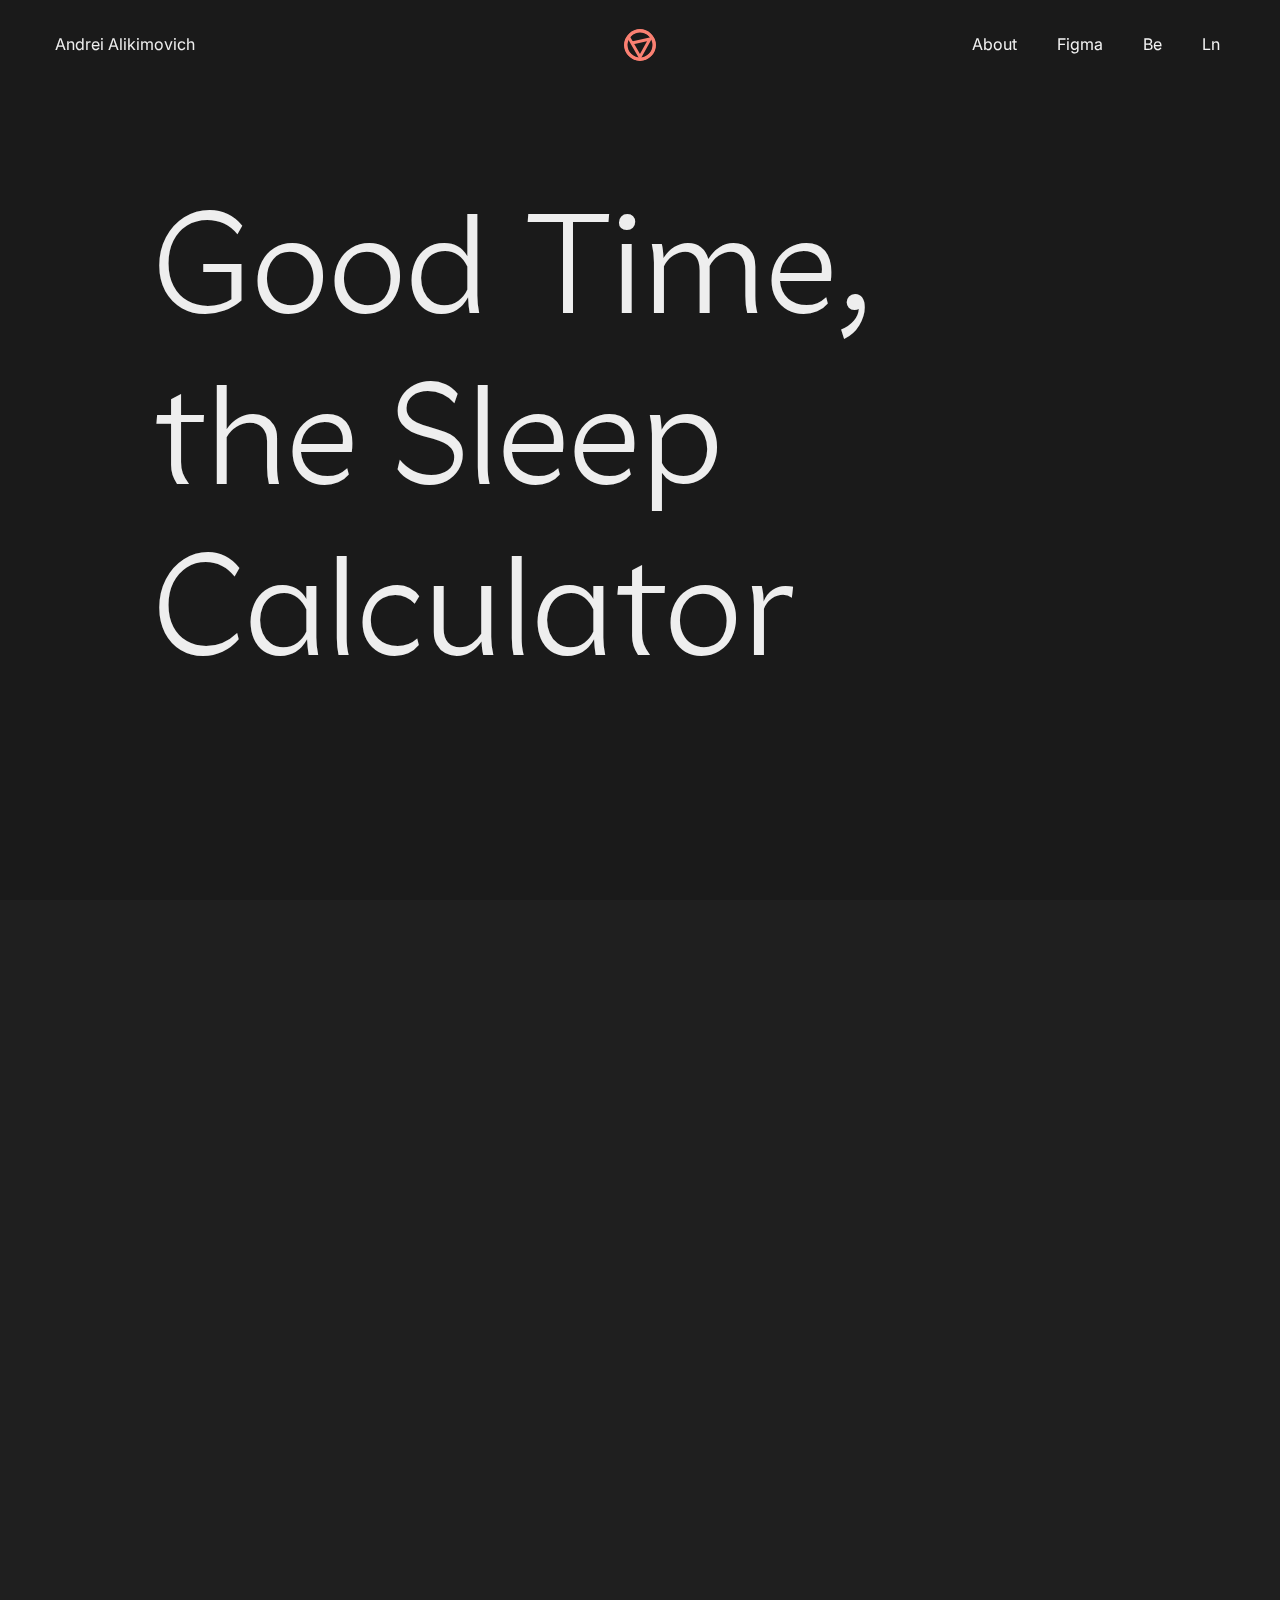
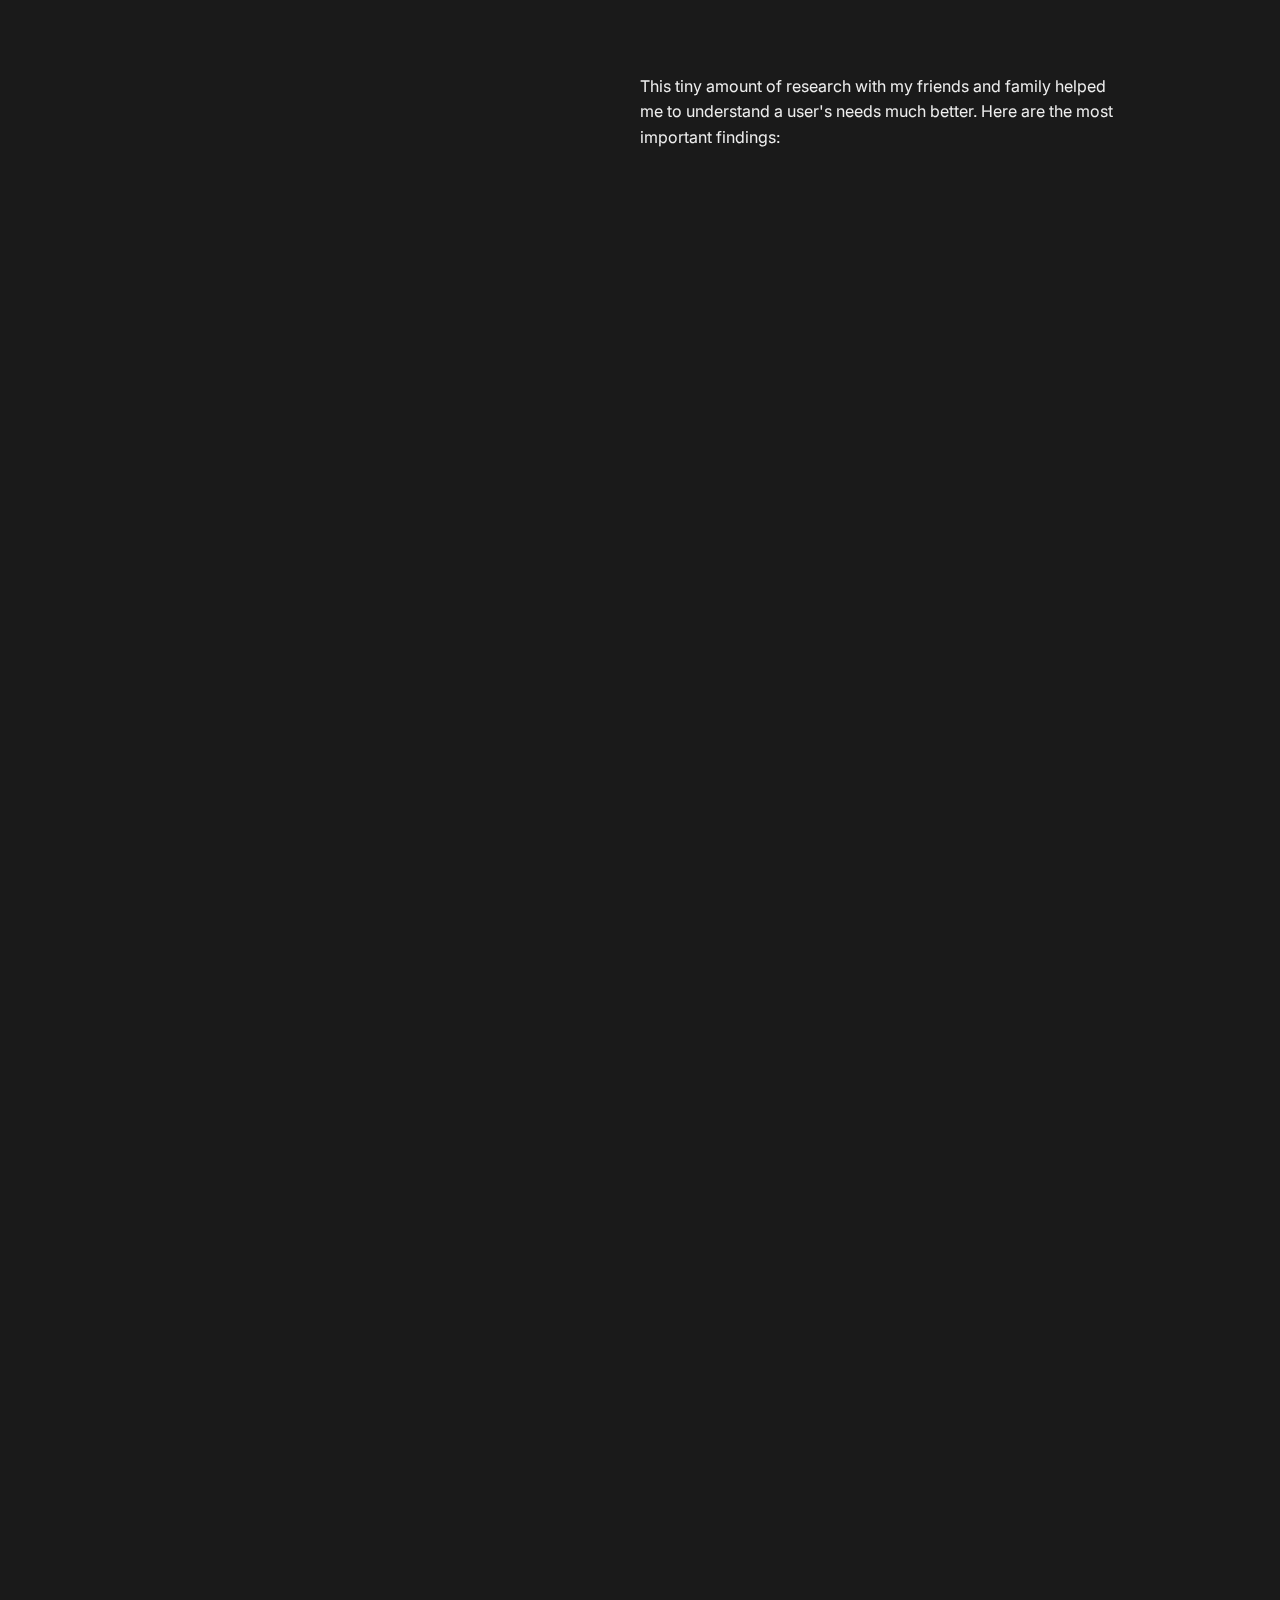
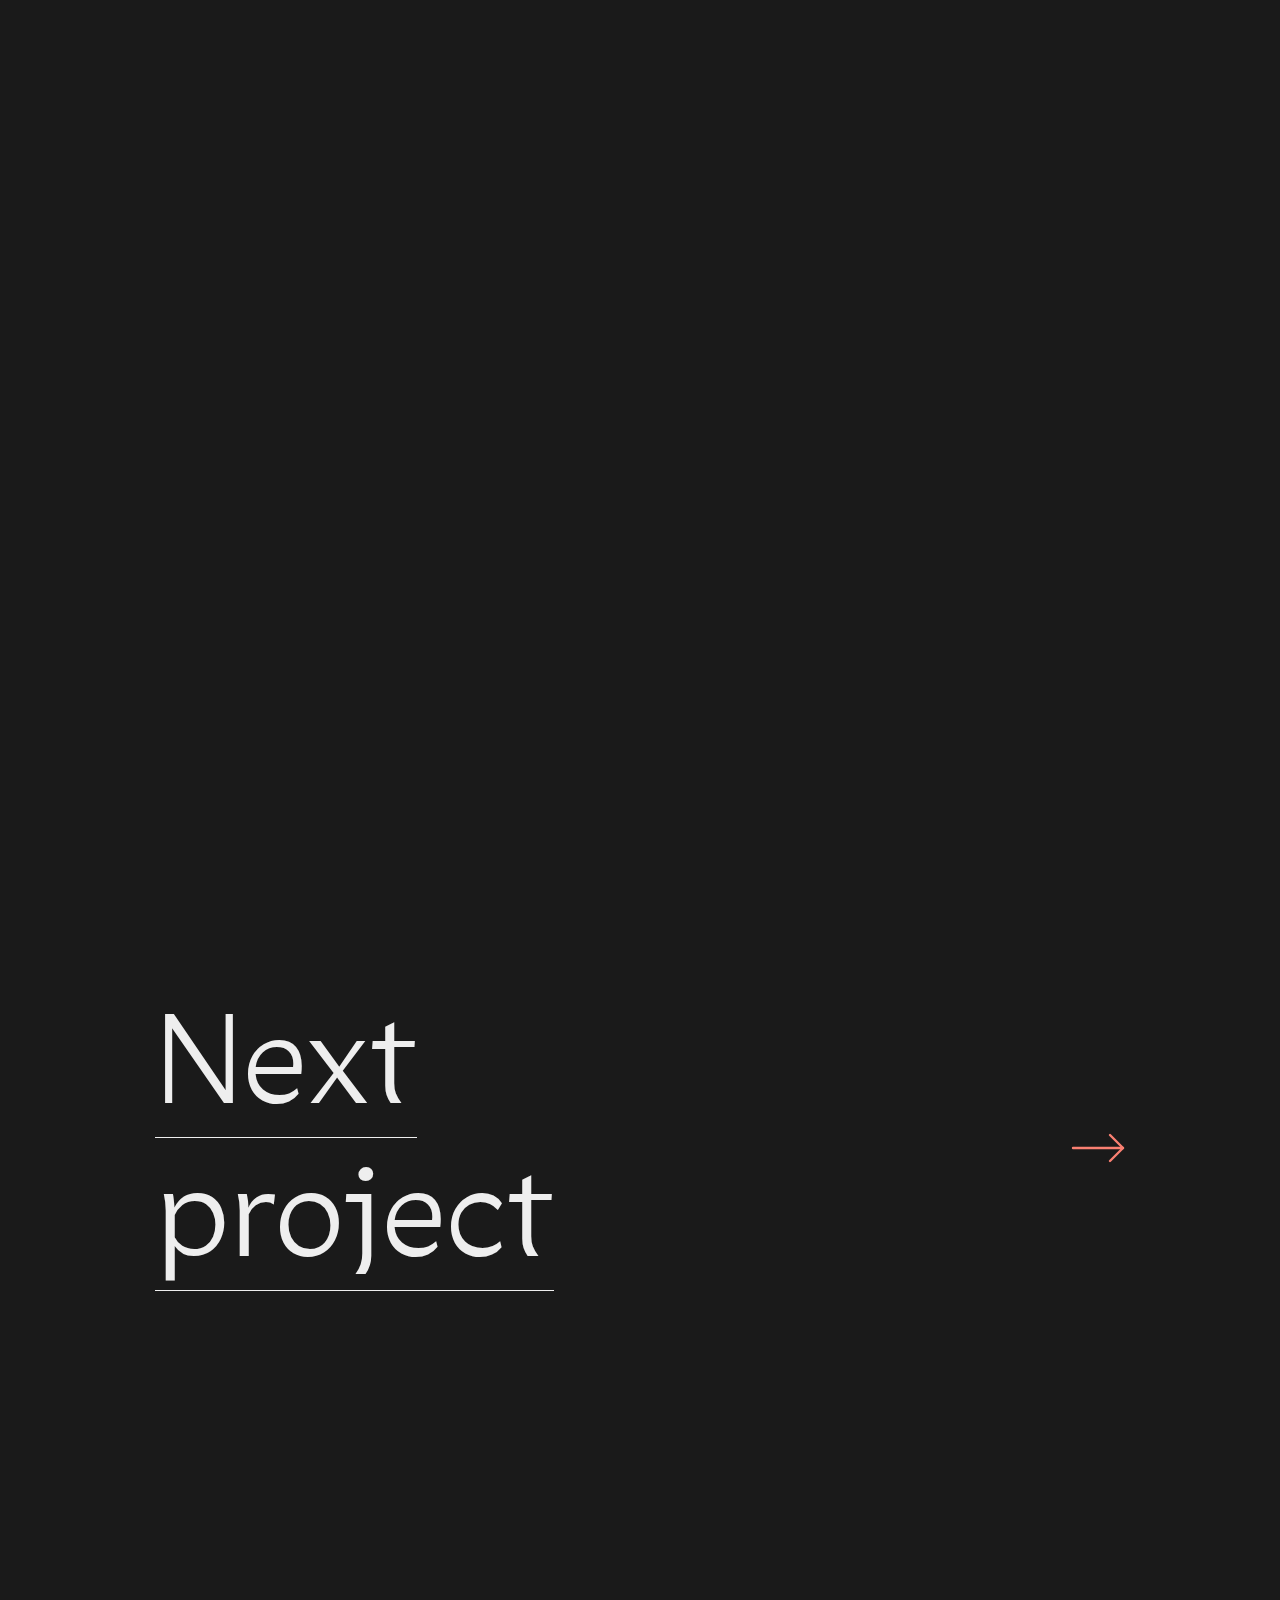
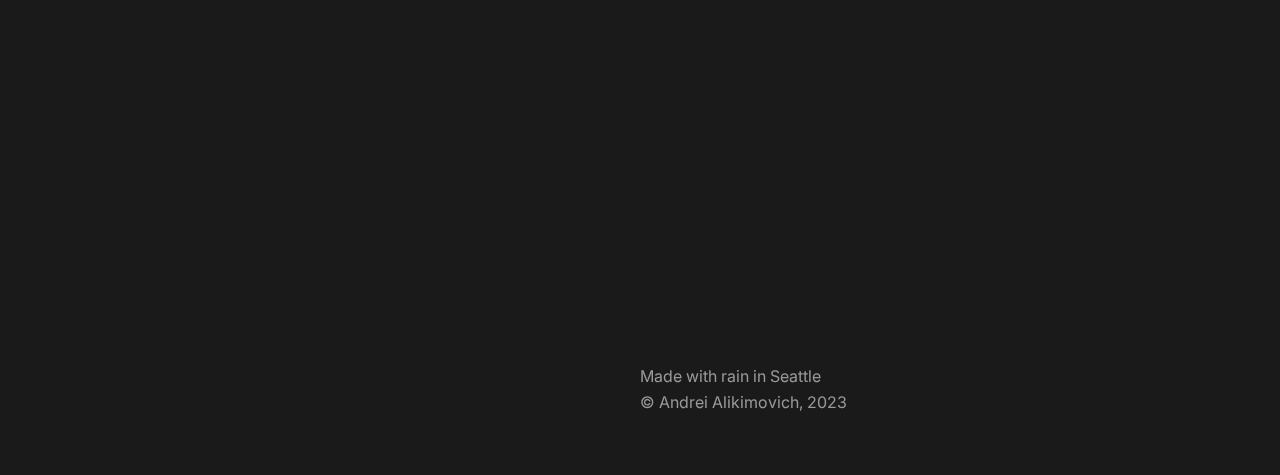
<file: projects/good/index.html>
<!DOCTYPE html><html lang="en"><head><meta charSet="utf-8"/><meta http-equiv="X-UA-Compatible" content="IE=edge"/><meta name="viewport" content="width=device-width, initial-scale=1, shrink-to-fit=no"/><meta name="generator" content="Gatsby 5.11.0"/><meta name="theme-color" content="#1a1a1a"/><meta data-react-helmet="true" name="description" content="My experimental project, iOS app that lets to wake up feeling fresh and energetic every morning."/><meta data-react-helmet="true" property="og:title" content="Good Time, the Sleep Calculator | Andrei Alikimovich"/><meta data-react-helmet="true" property="og:description" content="My experimental project, iOS app that lets to wake up feeling fresh and energetic every morning."/><meta data-react-helmet="true" property="og:image" content="/static/share-good-a1cfb65052a0de942dfb6a9e050b4188.png"/><meta data-react-helmet="true" name="twitter:image" content="/static/share-good-a1cfb65052a0de942dfb6a9e050b4188.png"/><style data-href="/styles.6bf29ab195c486949668.css" data-identity="gatsby-global-css">@import url(https://fonts.googleapis.com/css2?family=Inter:wght@400;500&display=swap);.tl-edges{max-width:100%;overflow-x:hidden}.tl-wrapper{float:left;position:relative;width:100%}.tl-wrapper+.tl-wrapper{margin-left:-100%;margin-right:0}[data-aos][data-aos][data-aos-duration="50"],body[data-aos-duration="50"] [data-aos]{transition-duration:50ms}[data-aos][data-aos][data-aos-delay="50"],body[data-aos-delay="50"] [data-aos]{transition-delay:0}[data-aos][data-aos][data-aos-delay="50"].aos-animate,body[data-aos-delay="50"] [data-aos].aos-animate{transition-delay:50ms}[data-aos][data-aos][data-aos-duration="100"],body[data-aos-duration="100"] [data-aos]{transition-duration:.1s}[data-aos][data-aos][data-aos-delay="100"],body[data-aos-delay="100"] [data-aos]{transition-delay:0}[data-aos][data-aos][data-aos-delay="100"].aos-animate,body[data-aos-delay="100"] [data-aos].aos-animate{transition-delay:.1s}[data-aos][data-aos][data-aos-duration="150"],body[data-aos-duration="150"] [data-aos]{transition-duration:.15s}[data-aos][data-aos][data-aos-delay="150"],body[data-aos-delay="150"] [data-aos]{transition-delay:0}[data-aos][data-aos][data-aos-delay="150"].aos-animate,body[data-aos-delay="150"] [data-aos].aos-animate{transition-delay:.15s}[data-aos][data-aos][data-aos-duration="200"],body[data-aos-duration="200"] [data-aos]{transition-duration:.2s}[data-aos][data-aos][data-aos-delay="200"],body[data-aos-delay="200"] [data-aos]{transition-delay:0}[data-aos][data-aos][data-aos-delay="200"].aos-animate,body[data-aos-delay="200"] [data-aos].aos-animate{transition-delay:.2s}[data-aos][data-aos][data-aos-duration="250"],body[data-aos-duration="250"] [data-aos]{transition-duration:.25s}[data-aos][data-aos][data-aos-delay="250"],body[data-aos-delay="250"] [data-aos]{transition-delay:0}[data-aos][data-aos][data-aos-delay="250"].aos-animate,body[data-aos-delay="250"] [data-aos].aos-animate{transition-delay:.25s}[data-aos][data-aos][data-aos-duration="300"],body[data-aos-duration="300"] [data-aos]{transition-duration:.3s}[data-aos][data-aos][data-aos-delay="300"],body[data-aos-delay="300"] [data-aos]{transition-delay:0}[data-aos][data-aos][data-aos-delay="300"].aos-animate,body[data-aos-delay="300"] [data-aos].aos-animate{transition-delay:.3s}[data-aos][data-aos][data-aos-duration="350"],body[data-aos-duration="350"] [data-aos]{transition-duration:.35s}[data-aos][data-aos][data-aos-delay="350"],body[data-aos-delay="350"] [data-aos]{transition-delay:0}[data-aos][data-aos][data-aos-delay="350"].aos-animate,body[data-aos-delay="350"] [data-aos].aos-animate{transition-delay:.35s}[data-aos][data-aos][data-aos-duration="400"],body[data-aos-duration="400"] [data-aos]{transition-duration:.4s}[data-aos][data-aos][data-aos-delay="400"],body[data-aos-delay="400"] [data-aos]{transition-delay:0}[data-aos][data-aos][data-aos-delay="400"].aos-animate,body[data-aos-delay="400"] [data-aos].aos-animate{transition-delay:.4s}[data-aos][data-aos][data-aos-duration="450"],body[data-aos-duration="450"] [data-aos]{transition-duration:.45s}[data-aos][data-aos][data-aos-delay="450"],body[data-aos-delay="450"] [data-aos]{transition-delay:0}[data-aos][data-aos][data-aos-delay="450"].aos-animate,body[data-aos-delay="450"] [data-aos].aos-animate{transition-delay:.45s}[data-aos][data-aos][data-aos-duration="500"],body[data-aos-duration="500"] [data-aos]{transition-duration:.5s}[data-aos][data-aos][data-aos-delay="500"],body[data-aos-delay="500"] [data-aos]{transition-delay:0}[data-aos][data-aos][data-aos-delay="500"].aos-animate,body[data-aos-delay="500"] [data-aos].aos-animate{transition-delay:.5s}[data-aos][data-aos][data-aos-duration="550"],body[data-aos-duration="550"] [data-aos]{transition-duration:.55s}[data-aos][data-aos][data-aos-delay="550"],body[data-aos-delay="550"] [data-aos]{transition-delay:0}[data-aos][data-aos][data-aos-delay="550"].aos-animate,body[data-aos-delay="550"] [data-aos].aos-animate{transition-delay:.55s}[data-aos][data-aos][data-aos-duration="600"],body[data-aos-duration="600"] [data-aos]{transition-duration:.6s}[data-aos][data-aos][data-aos-delay="600"],body[data-aos-delay="600"] [data-aos]{transition-delay:0}[data-aos][data-aos][data-aos-delay="600"].aos-animate,body[data-aos-delay="600"] [data-aos].aos-animate{transition-delay:.6s}[data-aos][data-aos][data-aos-duration="650"],body[data-aos-duration="650"] [data-aos]{transition-duration:.65s}[data-aos][data-aos][data-aos-delay="650"],body[data-aos-delay="650"] [data-aos]{transition-delay:0}[data-aos][data-aos][data-aos-delay="650"].aos-animate,body[data-aos-delay="650"] [data-aos].aos-animate{transition-delay:.65s}[data-aos][data-aos][data-aos-duration="700"],body[data-aos-duration="700"] [data-aos]{transition-duration:.7s}[data-aos][data-aos][data-aos-delay="700"],body[data-aos-delay="700"] [data-aos]{transition-delay:0}[data-aos][data-aos][data-aos-delay="700"].aos-animate,body[data-aos-delay="700"] [data-aos].aos-animate{transition-delay:.7s}[data-aos][data-aos][data-aos-duration="750"],body[data-aos-duration="750"] [data-aos]{transition-duration:.75s}[data-aos][data-aos][data-aos-delay="750"],body[data-aos-delay="750"] [data-aos]{transition-delay:0}[data-aos][data-aos][data-aos-delay="750"].aos-animate,body[data-aos-delay="750"] [data-aos].aos-animate{transition-delay:.75s}[data-aos][data-aos][data-aos-duration="800"],body[data-aos-duration="800"] [data-aos]{transition-duration:.8s}[data-aos][data-aos][data-aos-delay="800"],body[data-aos-delay="800"] [data-aos]{transition-delay:0}[data-aos][data-aos][data-aos-delay="800"].aos-animate,body[data-aos-delay="800"] [data-aos].aos-animate{transition-delay:.8s}[data-aos][data-aos][data-aos-duration="850"],body[data-aos-duration="850"] [data-aos]{transition-duration:.85s}[data-aos][data-aos][data-aos-delay="850"],body[data-aos-delay="850"] [data-aos]{transition-delay:0}[data-aos][data-aos][data-aos-delay="850"].aos-animate,body[data-aos-delay="850"] [data-aos].aos-animate{transition-delay:.85s}[data-aos][data-aos][data-aos-duration="900"],body[data-aos-duration="900"] [data-aos]{transition-duration:.9s}[data-aos][data-aos][data-aos-delay="900"],body[data-aos-delay="900"] [data-aos]{transition-delay:0}[data-aos][data-aos][data-aos-delay="900"].aos-animate,body[data-aos-delay="900"] [data-aos].aos-animate{transition-delay:.9s}[data-aos][data-aos][data-aos-duration="950"],body[data-aos-duration="950"] [data-aos]{transition-duration:.95s}[data-aos][data-aos][data-aos-delay="950"],body[data-aos-delay="950"] [data-aos]{transition-delay:0}[data-aos][data-aos][data-aos-delay="950"].aos-animate,body[data-aos-delay="950"] [data-aos].aos-animate{transition-delay:.95s}[data-aos][data-aos][data-aos-duration="1000"],body[data-aos-duration="1000"] [data-aos]{transition-duration:1s}[data-aos][data-aos][data-aos-delay="1000"],body[data-aos-delay="1000"] [data-aos]{transition-delay:0}[data-aos][data-aos][data-aos-delay="1000"].aos-animate,body[data-aos-delay="1000"] [data-aos].aos-animate{transition-delay:1s}[data-aos][data-aos][data-aos-duration="1050"],body[data-aos-duration="1050"] [data-aos]{transition-duration:1.05s}[data-aos][data-aos][data-aos-delay="1050"],body[data-aos-delay="1050"] [data-aos]{transition-delay:0}[data-aos][data-aos][data-aos-delay="1050"].aos-animate,body[data-aos-delay="1050"] [data-aos].aos-animate{transition-delay:1.05s}[data-aos][data-aos][data-aos-duration="1100"],body[data-aos-duration="1100"] [data-aos]{transition-duration:1.1s}[data-aos][data-aos][data-aos-delay="1100"],body[data-aos-delay="1100"] [data-aos]{transition-delay:0}[data-aos][data-aos][data-aos-delay="1100"].aos-animate,body[data-aos-delay="1100"] [data-aos].aos-animate{transition-delay:1.1s}[data-aos][data-aos][data-aos-duration="1150"],body[data-aos-duration="1150"] [data-aos]{transition-duration:1.15s}[data-aos][data-aos][data-aos-delay="1150"],body[data-aos-delay="1150"] [data-aos]{transition-delay:0}[data-aos][data-aos][data-aos-delay="1150"].aos-animate,body[data-aos-delay="1150"] [data-aos].aos-animate{transition-delay:1.15s}[data-aos][data-aos][data-aos-duration="1200"],body[data-aos-duration="1200"] [data-aos]{transition-duration:1.2s}[data-aos][data-aos][data-aos-delay="1200"],body[data-aos-delay="1200"] [data-aos]{transition-delay:0}[data-aos][data-aos][data-aos-delay="1200"].aos-animate,body[data-aos-delay="1200"] [data-aos].aos-animate{transition-delay:1.2s}[data-aos][data-aos][data-aos-duration="1250"],body[data-aos-duration="1250"] [data-aos]{transition-duration:1.25s}[data-aos][data-aos][data-aos-delay="1250"],body[data-aos-delay="1250"] [data-aos]{transition-delay:0}[data-aos][data-aos][data-aos-delay="1250"].aos-animate,body[data-aos-delay="1250"] [data-aos].aos-animate{transition-delay:1.25s}[data-aos][data-aos][data-aos-duration="1300"],body[data-aos-duration="1300"] [data-aos]{transition-duration:1.3s}[data-aos][data-aos][data-aos-delay="1300"],body[data-aos-delay="1300"] [data-aos]{transition-delay:0}[data-aos][data-aos][data-aos-delay="1300"].aos-animate,body[data-aos-delay="1300"] [data-aos].aos-animate{transition-delay:1.3s}[data-aos][data-aos][data-aos-duration="1350"],body[data-aos-duration="1350"] [data-aos]{transition-duration:1.35s}[data-aos][data-aos][data-aos-delay="1350"],body[data-aos-delay="1350"] [data-aos]{transition-delay:0}[data-aos][data-aos][data-aos-delay="1350"].aos-animate,body[data-aos-delay="1350"] [data-aos].aos-animate{transition-delay:1.35s}[data-aos][data-aos][data-aos-duration="1400"],body[data-aos-duration="1400"] [data-aos]{transition-duration:1.4s}[data-aos][data-aos][data-aos-delay="1400"],body[data-aos-delay="1400"] [data-aos]{transition-delay:0}[data-aos][data-aos][data-aos-delay="1400"].aos-animate,body[data-aos-delay="1400"] [data-aos].aos-animate{transition-delay:1.4s}[data-aos][data-aos][data-aos-duration="1450"],body[data-aos-duration="1450"] [data-aos]{transition-duration:1.45s}[data-aos][data-aos][data-aos-delay="1450"],body[data-aos-delay="1450"] [data-aos]{transition-delay:0}[data-aos][data-aos][data-aos-delay="1450"].aos-animate,body[data-aos-delay="1450"] [data-aos].aos-animate{transition-delay:1.45s}[data-aos][data-aos][data-aos-duration="1500"],body[data-aos-duration="1500"] [data-aos]{transition-duration:1.5s}[data-aos][data-aos][data-aos-delay="1500"],body[data-aos-delay="1500"] [data-aos]{transition-delay:0}[data-aos][data-aos][data-aos-delay="1500"].aos-animate,body[data-aos-delay="1500"] [data-aos].aos-animate{transition-delay:1.5s}[data-aos][data-aos][data-aos-duration="1550"],body[data-aos-duration="1550"] [data-aos]{transition-duration:1.55s}[data-aos][data-aos][data-aos-delay="1550"],body[data-aos-delay="1550"] [data-aos]{transition-delay:0}[data-aos][data-aos][data-aos-delay="1550"].aos-animate,body[data-aos-delay="1550"] [data-aos].aos-animate{transition-delay:1.55s}[data-aos][data-aos][data-aos-duration="1600"],body[data-aos-duration="1600"] [data-aos]{transition-duration:1.6s}[data-aos][data-aos][data-aos-delay="1600"],body[data-aos-delay="1600"] [data-aos]{transition-delay:0}[data-aos][data-aos][data-aos-delay="1600"].aos-animate,body[data-aos-delay="1600"] [data-aos].aos-animate{transition-delay:1.6s}[data-aos][data-aos][data-aos-duration="1650"],body[data-aos-duration="1650"] [data-aos]{transition-duration:1.65s}[data-aos][data-aos][data-aos-delay="1650"],body[data-aos-delay="1650"] [data-aos]{transition-delay:0}[data-aos][data-aos][data-aos-delay="1650"].aos-animate,body[data-aos-delay="1650"] [data-aos].aos-animate{transition-delay:1.65s}[data-aos][data-aos][data-aos-duration="1700"],body[data-aos-duration="1700"] [data-aos]{transition-duration:1.7s}[data-aos][data-aos][data-aos-delay="1700"],body[data-aos-delay="1700"] [data-aos]{transition-delay:0}[data-aos][data-aos][data-aos-delay="1700"].aos-animate,body[data-aos-delay="1700"] [data-aos].aos-animate{transition-delay:1.7s}[data-aos][data-aos][data-aos-duration="1750"],body[data-aos-duration="1750"] [data-aos]{transition-duration:1.75s}[data-aos][data-aos][data-aos-delay="1750"],body[data-aos-delay="1750"] [data-aos]{transition-delay:0}[data-aos][data-aos][data-aos-delay="1750"].aos-animate,body[data-aos-delay="1750"] [data-aos].aos-animate{transition-delay:1.75s}[data-aos][data-aos][data-aos-duration="1800"],body[data-aos-duration="1800"] [data-aos]{transition-duration:1.8s}[data-aos][data-aos][data-aos-delay="1800"],body[data-aos-delay="1800"] [data-aos]{transition-delay:0}[data-aos][data-aos][data-aos-delay="1800"].aos-animate,body[data-aos-delay="1800"] [data-aos].aos-animate{transition-delay:1.8s}[data-aos][data-aos][data-aos-duration="1850"],body[data-aos-duration="1850"] [data-aos]{transition-duration:1.85s}[data-aos][data-aos][data-aos-delay="1850"],body[data-aos-delay="1850"] [data-aos]{transition-delay:0}[data-aos][data-aos][data-aos-delay="1850"].aos-animate,body[data-aos-delay="1850"] [data-aos].aos-animate{transition-delay:1.85s}[data-aos][data-aos][data-aos-duration="1900"],body[data-aos-duration="1900"] [data-aos]{transition-duration:1.9s}[data-aos][data-aos][data-aos-delay="1900"],body[data-aos-delay="1900"] [data-aos]{transition-delay:0}[data-aos][data-aos][data-aos-delay="1900"].aos-animate,body[data-aos-delay="1900"] [data-aos].aos-animate{transition-delay:1.9s}[data-aos][data-aos][data-aos-duration="1950"],body[data-aos-duration="1950"] [data-aos]{transition-duration:1.95s}[data-aos][data-aos][data-aos-delay="1950"],body[data-aos-delay="1950"] [data-aos]{transition-delay:0}[data-aos][data-aos][data-aos-delay="1950"].aos-animate,body[data-aos-delay="1950"] [data-aos].aos-animate{transition-delay:1.95s}[data-aos][data-aos][data-aos-duration="2000"],body[data-aos-duration="2000"] [data-aos]{transition-duration:2s}[data-aos][data-aos][data-aos-delay="2000"],body[data-aos-delay="2000"] [data-aos]{transition-delay:0}[data-aos][data-aos][data-aos-delay="2000"].aos-animate,body[data-aos-delay="2000"] [data-aos].aos-animate{transition-delay:2s}[data-aos][data-aos][data-aos-duration="2050"],body[data-aos-duration="2050"] [data-aos]{transition-duration:2.05s}[data-aos][data-aos][data-aos-delay="2050"],body[data-aos-delay="2050"] [data-aos]{transition-delay:0}[data-aos][data-aos][data-aos-delay="2050"].aos-animate,body[data-aos-delay="2050"] [data-aos].aos-animate{transition-delay:2.05s}[data-aos][data-aos][data-aos-duration="2100"],body[data-aos-duration="2100"] [data-aos]{transition-duration:2.1s}[data-aos][data-aos][data-aos-delay="2100"],body[data-aos-delay="2100"] [data-aos]{transition-delay:0}[data-aos][data-aos][data-aos-delay="2100"].aos-animate,body[data-aos-delay="2100"] [data-aos].aos-animate{transition-delay:2.1s}[data-aos][data-aos][data-aos-duration="2150"],body[data-aos-duration="2150"] [data-aos]{transition-duration:2.15s}[data-aos][data-aos][data-aos-delay="2150"],body[data-aos-delay="2150"] [data-aos]{transition-delay:0}[data-aos][data-aos][data-aos-delay="2150"].aos-animate,body[data-aos-delay="2150"] [data-aos].aos-animate{transition-delay:2.15s}[data-aos][data-aos][data-aos-duration="2200"],body[data-aos-duration="2200"] [data-aos]{transition-duration:2.2s}[data-aos][data-aos][data-aos-delay="2200"],body[data-aos-delay="2200"] [data-aos]{transition-delay:0}[data-aos][data-aos][data-aos-delay="2200"].aos-animate,body[data-aos-delay="2200"] [data-aos].aos-animate{transition-delay:2.2s}[data-aos][data-aos][data-aos-duration="2250"],body[data-aos-duration="2250"] [data-aos]{transition-duration:2.25s}[data-aos][data-aos][data-aos-delay="2250"],body[data-aos-delay="2250"] [data-aos]{transition-delay:0}[data-aos][data-aos][data-aos-delay="2250"].aos-animate,body[data-aos-delay="2250"] [data-aos].aos-animate{transition-delay:2.25s}[data-aos][data-aos][data-aos-duration="2300"],body[data-aos-duration="2300"] [data-aos]{transition-duration:2.3s}[data-aos][data-aos][data-aos-delay="2300"],body[data-aos-delay="2300"] [data-aos]{transition-delay:0}[data-aos][data-aos][data-aos-delay="2300"].aos-animate,body[data-aos-delay="2300"] [data-aos].aos-animate{transition-delay:2.3s}[data-aos][data-aos][data-aos-duration="2350"],body[data-aos-duration="2350"] [data-aos]{transition-duration:2.35s}[data-aos][data-aos][data-aos-delay="2350"],body[data-aos-delay="2350"] [data-aos]{transition-delay:0}[data-aos][data-aos][data-aos-delay="2350"].aos-animate,body[data-aos-delay="2350"] [data-aos].aos-animate{transition-delay:2.35s}[data-aos][data-aos][data-aos-duration="2400"],body[data-aos-duration="2400"] [data-aos]{transition-duration:2.4s}[data-aos][data-aos][data-aos-delay="2400"],body[data-aos-delay="2400"] [data-aos]{transition-delay:0}[data-aos][data-aos][data-aos-delay="2400"].aos-animate,body[data-aos-delay="2400"] [data-aos].aos-animate{transition-delay:2.4s}[data-aos][data-aos][data-aos-duration="2450"],body[data-aos-duration="2450"] [data-aos]{transition-duration:2.45s}[data-aos][data-aos][data-aos-delay="2450"],body[data-aos-delay="2450"] [data-aos]{transition-delay:0}[data-aos][data-aos][data-aos-delay="2450"].aos-animate,body[data-aos-delay="2450"] [data-aos].aos-animate{transition-delay:2.45s}[data-aos][data-aos][data-aos-duration="2500"],body[data-aos-duration="2500"] [data-aos]{transition-duration:2.5s}[data-aos][data-aos][data-aos-delay="2500"],body[data-aos-delay="2500"] [data-aos]{transition-delay:0}[data-aos][data-aos][data-aos-delay="2500"].aos-animate,body[data-aos-delay="2500"] [data-aos].aos-animate{transition-delay:2.5s}[data-aos][data-aos][data-aos-duration="2550"],body[data-aos-duration="2550"] [data-aos]{transition-duration:2.55s}[data-aos][data-aos][data-aos-delay="2550"],body[data-aos-delay="2550"] [data-aos]{transition-delay:0}[data-aos][data-aos][data-aos-delay="2550"].aos-animate,body[data-aos-delay="2550"] [data-aos].aos-animate{transition-delay:2.55s}[data-aos][data-aos][data-aos-duration="2600"],body[data-aos-duration="2600"] [data-aos]{transition-duration:2.6s}[data-aos][data-aos][data-aos-delay="2600"],body[data-aos-delay="2600"] [data-aos]{transition-delay:0}[data-aos][data-aos][data-aos-delay="2600"].aos-animate,body[data-aos-delay="2600"] [data-aos].aos-animate{transition-delay:2.6s}[data-aos][data-aos][data-aos-duration="2650"],body[data-aos-duration="2650"] [data-aos]{transition-duration:2.65s}[data-aos][data-aos][data-aos-delay="2650"],body[data-aos-delay="2650"] [data-aos]{transition-delay:0}[data-aos][data-aos][data-aos-delay="2650"].aos-animate,body[data-aos-delay="2650"] [data-aos].aos-animate{transition-delay:2.65s}[data-aos][data-aos][data-aos-duration="2700"],body[data-aos-duration="2700"] [data-aos]{transition-duration:2.7s}[data-aos][data-aos][data-aos-delay="2700"],body[data-aos-delay="2700"] [data-aos]{transition-delay:0}[data-aos][data-aos][data-aos-delay="2700"].aos-animate,body[data-aos-delay="2700"] [data-aos].aos-animate{transition-delay:2.7s}[data-aos][data-aos][data-aos-duration="2750"],body[data-aos-duration="2750"] [data-aos]{transition-duration:2.75s}[data-aos][data-aos][data-aos-delay="2750"],body[data-aos-delay="2750"] [data-aos]{transition-delay:0}[data-aos][data-aos][data-aos-delay="2750"].aos-animate,body[data-aos-delay="2750"] [data-aos].aos-animate{transition-delay:2.75s}[data-aos][data-aos][data-aos-duration="2800"],body[data-aos-duration="2800"] [data-aos]{transition-duration:2.8s}[data-aos][data-aos][data-aos-delay="2800"],body[data-aos-delay="2800"] [data-aos]{transition-delay:0}[data-aos][data-aos][data-aos-delay="2800"].aos-animate,body[data-aos-delay="2800"] [data-aos].aos-animate{transition-delay:2.8s}[data-aos][data-aos][data-aos-duration="2850"],body[data-aos-duration="2850"] [data-aos]{transition-duration:2.85s}[data-aos][data-aos][data-aos-delay="2850"],body[data-aos-delay="2850"] [data-aos]{transition-delay:0}[data-aos][data-aos][data-aos-delay="2850"].aos-animate,body[data-aos-delay="2850"] [data-aos].aos-animate{transition-delay:2.85s}[data-aos][data-aos][data-aos-duration="2900"],body[data-aos-duration="2900"] [data-aos]{transition-duration:2.9s}[data-aos][data-aos][data-aos-delay="2900"],body[data-aos-delay="2900"] [data-aos]{transition-delay:0}[data-aos][data-aos][data-aos-delay="2900"].aos-animate,body[data-aos-delay="2900"] [data-aos].aos-animate{transition-delay:2.9s}[data-aos][data-aos][data-aos-duration="2950"],body[data-aos-duration="2950"] [data-aos]{transition-duration:2.95s}[data-aos][data-aos][data-aos-delay="2950"],body[data-aos-delay="2950"] [data-aos]{transition-delay:0}[data-aos][data-aos][data-aos-delay="2950"].aos-animate,body[data-aos-delay="2950"] [data-aos].aos-animate{transition-delay:2.95s}[data-aos][data-aos][data-aos-duration="3000"],body[data-aos-duration="3000"] [data-aos]{transition-duration:3s}[data-aos][data-aos][data-aos-delay="3000"],body[data-aos-delay="3000"] [data-aos]{transition-delay:0}[data-aos][data-aos][data-aos-delay="3000"].aos-animate,body[data-aos-delay="3000"] [data-aos].aos-animate{transition-delay:3s}[data-aos][data-aos][data-aos-easing=linear],body[data-aos-easing=linear] [data-aos]{transition-timing-function:cubic-bezier(.25,.25,.75,.75)}[data-aos][data-aos][data-aos-easing=ease],body[data-aos-easing=ease] [data-aos]{transition-timing-function:ease}[data-aos][data-aos][data-aos-easing=ease-in],body[data-aos-easing=ease-in] [data-aos]{transition-timing-function:ease-in}[data-aos][data-aos][data-aos-easing=ease-out],body[data-aos-easing=ease-out] [data-aos]{transition-timing-function:ease-out}[data-aos][data-aos][data-aos-easing=ease-in-out],body[data-aos-easing=ease-in-out] [data-aos]{transition-timing-function:ease-in-out}[data-aos][data-aos][data-aos-easing=ease-in-back],body[data-aos-easing=ease-in-back] [data-aos]{transition-timing-function:cubic-bezier(.6,-.28,.735,.045)}[data-aos][data-aos][data-aos-easing=ease-out-back],body[data-aos-easing=ease-out-back] [data-aos]{transition-timing-function:cubic-bezier(.175,.885,.32,1.275)}[data-aos][data-aos][data-aos-easing=ease-in-out-back],body[data-aos-easing=ease-in-out-back] [data-aos]{transition-timing-function:cubic-bezier(.68,-.55,.265,1.55)}[data-aos][data-aos][data-aos-easing=ease-in-sine],body[data-aos-easing=ease-in-sine] [data-aos]{transition-timing-function:cubic-bezier(.47,0,.745,.715)}[data-aos][data-aos][data-aos-easing=ease-out-sine],body[data-aos-easing=ease-out-sine] [data-aos]{transition-timing-function:cubic-bezier(.39,.575,.565,1)}[data-aos][data-aos][data-aos-easing=ease-in-out-sine],body[data-aos-easing=ease-in-out-sine] [data-aos]{transition-timing-function:cubic-bezier(.445,.05,.55,.95)}[data-aos][data-aos][data-aos-easing=ease-in-quad],body[data-aos-easing=ease-in-quad] [data-aos]{transition-timing-function:cubic-bezier(.55,.085,.68,.53)}[data-aos][data-aos][data-aos-easing=ease-out-quad],body[data-aos-easing=ease-out-quad] [data-aos]{transition-timing-function:cubic-bezier(.25,.46,.45,.94)}[data-aos][data-aos][data-aos-easing=ease-in-out-quad],body[data-aos-easing=ease-in-out-quad] [data-aos]{transition-timing-function:cubic-bezier(.455,.03,.515,.955)}[data-aos][data-aos][data-aos-easing=ease-in-cubic],body[data-aos-easing=ease-in-cubic] [data-aos]{transition-timing-function:cubic-bezier(.55,.085,.68,.53)}[data-aos][data-aos][data-aos-easing=ease-out-cubic],body[data-aos-easing=ease-out-cubic] [data-aos]{transition-timing-function:cubic-bezier(.25,.46,.45,.94)}[data-aos][data-aos][data-aos-easing=ease-in-out-cubic],body[data-aos-easing=ease-in-out-cubic] [data-aos]{transition-timing-function:cubic-bezier(.455,.03,.515,.955)}[data-aos][data-aos][data-aos-easing=ease-in-quart],body[data-aos-easing=ease-in-quart] [data-aos]{transition-timing-function:cubic-bezier(.55,.085,.68,.53)}[data-aos][data-aos][data-aos-easing=ease-out-quart],body[data-aos-easing=ease-out-quart] [data-aos]{transition-timing-function:cubic-bezier(.25,.46,.45,.94)}[data-aos][data-aos][data-aos-easing=ease-in-out-quart],body[data-aos-easing=ease-in-out-quart] [data-aos]{transition-timing-function:cubic-bezier(.455,.03,.515,.955)}[data-aos^=fade][data-aos^=fade]{opacity:0;transition-property:opacity,transform}[data-aos^=fade][data-aos^=fade].aos-animate{opacity:1;transform:translateZ(0)}[data-aos=fade-up]{transform:translate3d(0,100px,0)}[data-aos=fade-down]{transform:translate3d(0,-100px,0)}[data-aos=fade-right]{transform:translate3d(-100px,0,0)}[data-aos=fade-left]{transform:translate3d(100px,0,0)}[data-aos=fade-up-right]{transform:translate3d(-100px,100px,0)}[data-aos=fade-up-left]{transform:translate3d(100px,100px,0)}[data-aos=fade-down-right]{transform:translate3d(-100px,-100px,0)}[data-aos=fade-down-left]{transform:translate3d(100px,-100px,0)}[data-aos^=zoom][data-aos^=zoom]{opacity:0;transition-property:opacity,transform}[data-aos^=zoom][data-aos^=zoom].aos-animate{opacity:1;transform:translateZ(0) scale(1)}[data-aos=zoom-in]{transform:scale(.6)}[data-aos=zoom-in-up]{transform:translate3d(0,100px,0) scale(.6)}[data-aos=zoom-in-down]{transform:translate3d(0,-100px,0) scale(.6)}[data-aos=zoom-in-right]{transform:translate3d(-100px,0,0) scale(.6)}[data-aos=zoom-in-left]{transform:translate3d(100px,0,0) scale(.6)}[data-aos=zoom-out]{transform:scale(1.2)}[data-aos=zoom-out-up]{transform:translate3d(0,100px,0) scale(1.2)}[data-aos=zoom-out-down]{transform:translate3d(0,-100px,0) scale(1.2)}[data-aos=zoom-out-right]{transform:translate3d(-100px,0,0) scale(1.2)}[data-aos=zoom-out-left]{transform:translate3d(100px,0,0) scale(1.2)}[data-aos^=slide][data-aos^=slide]{transition-property:transform}[data-aos^=slide][data-aos^=slide].aos-animate{transform:translateZ(0)}[data-aos=slide-up]{transform:translate3d(0,100%,0)}[data-aos=slide-down]{transform:translate3d(0,-100%,0)}[data-aos=slide-right]{transform:translate3d(-100%,0,0)}[data-aos=slide-left]{transform:translate3d(100%,0,0)}[data-aos^=flip][data-aos^=flip]{-webkit-backface-visibility:hidden;backface-visibility:hidden;transition-property:transform}[data-aos=flip-left]{transform:perspective(2500px) rotateY(-100deg)}[data-aos=flip-left].aos-animate{transform:perspective(2500px) rotateY(0)}[data-aos=flip-right]{transform:perspective(2500px) rotateY(100deg)}[data-aos=flip-right].aos-animate{transform:perspective(2500px) rotateY(0)}[data-aos=flip-up]{transform:perspective(2500px) rotateX(-100deg)}[data-aos=flip-up].aos-animate{transform:perspective(2500px) rotateX(0)}[data-aos=flip-down]{transform:perspective(2500px) rotateX(100deg)}[data-aos=flip-down].aos-animate{transform:perspective(2500px) rotateX(0)}:root{--tmb-scrollbar-width:0px}.background-image img,.background-video,.card-blog .card-img img,.card-fullscreen .card-img img,.card.card-image-lg img,.card.card-image-md img,.card.card-image-sm img,.card.card-image-xl img,.gallery-item-lg img,.gallery-item-md img,.gallery-item-sm img,.gallery-item-xl img,.object-fit-image{font-family:"object-fit: cover";height:100%;left:0;object-fit:cover;position:absolute;top:0;width:100%}.icon-arrow,.icon-arrow path:last-child,.swiper-button-next svg,.swiper-button-next svg path:last-child,.swiper-button-prev svg,.swiper-button-prev svg path:last-child{transition:transform .2s ease-in-out;will-change:transform}.icon-arrow-left path:last-child,.swiper-button-prev svg path:last-child{transform-origin:left center}.icon-arrow-right path:last-child,.swiper-button-next svg path:last-child{transform-origin:right center}.btn:focus .icon-arrow-left,.btn:focus .swiper-button-prev svg,.btn:hover .icon-arrow-left,.btn:hover .swiper-button-prev svg,.icon-arrow-left-hover,.nav .nav-link.active .icon-arrow-left,.nav .nav-link.active .swiper-button-prev svg,.nav .nav-link:focus .icon-arrow-left,.nav .nav-link:focus .swiper-button-prev svg,.nav .nav-link:hover .icon-arrow-left,.nav .nav-link:hover .swiper-button-prev svg,.swiper-button-prev .btn:focus svg,.swiper-button-prev .btn:hover svg,.swiper-button-prev .nav .nav-link.active svg,.swiper-button-prev .nav .nav-link:focus svg,.swiper-button-prev .nav .nav-link:hover svg,.swiper-button-prev:hover svg{transform:translateX(-22%)}.btn:focus .icon-arrow-left path:last-child,.btn:focus .swiper-button-prev svg path:last-child,.btn:hover .icon-arrow-left path:last-child,.btn:hover .swiper-button-prev svg path:last-child,.icon-arrow-left-hover path:last-child,.nav .nav-link.active .icon-arrow-left path:last-child,.nav .nav-link.active .swiper-button-prev svg path:last-child,.nav .nav-link:focus .icon-arrow-left path:last-child,.nav .nav-link:focus .swiper-button-prev svg path:last-child,.nav .nav-link:hover .icon-arrow-left path:last-child,.nav .nav-link:hover .swiper-button-prev svg path:last-child,.swiper-button-prev .btn:focus svg path:last-child,.swiper-button-prev .btn:hover svg path:last-child,.swiper-button-prev .nav .nav-link.active svg path:last-child,.swiper-button-prev .nav .nav-link:focus svg path:last-child,.swiper-button-prev .nav .nav-link:hover svg path:last-child,.swiper-button-prev:hover svg path:last-child{transform:scaleX(1.3)}.btn:focus .icon-arrow-right,.btn:focus .swiper-button-next svg,.btn:hover .icon-arrow-right,.btn:hover .swiper-button-next svg,.card-service.card-hover-zoom:focus .btn .icon-arrow-right,.card-service.card-hover-zoom:focus .btn .swiper-button-next svg,.card-service.card-hover-zoom:hover .btn .icon-arrow-right,.card-service.card-hover-zoom:hover .btn .swiper-button-next svg,.icon-arrow-right-hover,.nav .nav-link.active .icon-arrow-right,.nav .nav-link.active .swiper-button-next svg,.nav .nav-link:focus .icon-arrow-right,.nav .nav-link:focus .swiper-button-next svg,.nav .nav-link:hover .icon-arrow-right,.nav .nav-link:hover .swiper-button-next svg,.swiper-button-next .btn:focus svg,.swiper-button-next .btn:hover svg,.swiper-button-next .card-service.card-hover-zoom:focus .btn svg,.swiper-button-next .card-service.card-hover-zoom:hover .btn svg,.swiper-button-next .nav .nav-link.active svg,.swiper-button-next .nav .nav-link:focus svg,.swiper-button-next .nav .nav-link:hover svg,.swiper-button-next:hover svg{transform:translateX(22%)}.btn:focus .icon-arrow-right path:last-child,.btn:focus .swiper-button-next svg path:last-child,.btn:hover .icon-arrow-right path:last-child,.btn:hover .swiper-button-next svg path:last-child,.card-service.card-hover-zoom:focus .btn .icon-arrow-right path:last-child,.card-service.card-hover-zoom:focus .btn .swiper-button-next svg path:last-child,.card-service.card-hover-zoom:hover .btn .icon-arrow-right path:last-child,.card-service.card-hover-zoom:hover .btn .swiper-button-next svg path:last-child,.icon-arrow-right-hover path:last-child,.nav .nav-link.active .icon-arrow-right path:last-child,.nav .nav-link.active .swiper-button-next svg path:last-child,.nav .nav-link:focus .icon-arrow-right path:last-child,.nav .nav-link:focus .swiper-button-next svg path:last-child,.nav .nav-link:hover .icon-arrow-right path:last-child,.nav .nav-link:hover .swiper-button-next svg path:last-child,.swiper-button-next .btn:focus svg path:last-child,.swiper-button-next .btn:hover svg path:last-child,.swiper-button-next .card-service.card-hover-zoom:focus .btn svg path:last-child,.swiper-button-next .card-service.card-hover-zoom:hover .btn svg path:last-child,.swiper-button-next .nav .nav-link.active svg path:last-child,.swiper-button-next .nav .nav-link:focus svg path:last-child,.swiper-button-next .nav .nav-link:hover svg path:last-child,.swiper-button-next:hover svg path:last-child{transform:scaleX(1.3)}/*!
 * Bootstrap v4.5.0 (https://getbootstrap.com/)
 * Copyright 2011-2020 The Bootstrap Authors
 * Copyright 2011-2020 Twitter, Inc.
 * Licensed under MIT (https://github.com/twbs/bootstrap/blob/master/LICENSE)
 */:root{--orange:salmon;--light:#f5f5f5;--dark:#1a1a1a;--breakpoint-xs:0;--breakpoint-sm:620px;--breakpoint-md:828px;--breakpoint-lg:1024px;--breakpoint-xl:1200px;--font-family-sans-serif:-apple-system,BlinkMacSystemFont,"Segoe UI",Roboto,"Helvetica Neue",Arial,"Noto Sans",sans-serif,"Apple Color Emoji","Segoe UI Emoji","Segoe UI Symbol","Noto Color Emoji";--font-family-monospace:SFMono-Regular,Menlo,Monaco,Consolas,"Liberation Mono","Courier New",monospace}*,:after,:before{box-sizing:border-box}html{-webkit-text-size-adjust:100%;-webkit-tap-highlight-color:rgba(14,14,14,0);font-family:sans-serif;line-height:1.15}article,aside,figcaption,figure,footer,header,hgroup,main,nav,section{display:block}body{background-color:#1a1a1a;color:#f2f2f2;font-family:Inter,Segoe UI,Tahoma,Geneva,Verdana,sans-serif;font-size:1rem;font-weight:400;line-height:1.6;margin:0;text-align:left}[tabindex="-1"]:focus:not(:focus-visible){outline:0!important}hr{box-sizing:content-box;height:0;overflow:visible}h1,h2,h3,h4,h5,h6{margin-bottom:1.66667rem;margin-top:0}p{margin-bottom:1rem;margin-top:0}abbr[data-original-title],abbr[title]{border-bottom:0;cursor:help;text-decoration:underline;-webkit-text-decoration:underline dotted;text-decoration:underline dotted;-webkit-text-decoration-skip-ink:none;text-decoration-skip-ink:none}address{font-style:normal;line-height:inherit}address,dl,ol,ul{margin-bottom:1rem}dl,ol,ul{margin-top:0}ol ol,ol ul,ul ol,ul ul{margin-bottom:0}dt{font-weight:700}dd{margin-bottom:.5rem;margin-left:0}blockquote{margin:0 0 1rem}b,strong{font-weight:bolder}small{font-size:80%}sub,sup{font-size:75%;line-height:0;position:relative;vertical-align:baseline}sub{bottom:-.25em}sup{top:-.5em}a{background-color:transparent;color:#007bff;text-decoration:none}a:hover{color:#0056b3;text-decoration:underline}a:not([href]),a:not([href]):hover{color:inherit;text-decoration:none}code,kbd,pre,samp{font-family:SFMono-Regular,Menlo,Monaco,Consolas,Liberation Mono,Courier New,monospace;font-size:1em}pre{-ms-overflow-style:scrollbar;margin-bottom:1rem;margin-top:0;overflow:auto}figure{margin:0 0 1rem}img{border-style:none}img,svg{vertical-align:middle}svg{overflow:hidden}table{border-collapse:collapse}caption{caption-side:bottom;color:#969696;padding-bottom:30px 0 23px;padding-top:30px 0 23px;text-align:left}th{text-align:inherit}label{display:inline-block;margin-bottom:.5rem}button{border-radius:0}button:focus{outline:1px dotted;outline:5px auto -webkit-focus-ring-color}button,input,optgroup,select,textarea{font-family:inherit;font-size:inherit;line-height:inherit;margin:0}button,input{overflow:visible}button,select{text-transform:none}[role=button]{cursor:pointer}select{word-wrap:normal}[type=button],[type=reset],[type=submit],button{-webkit-appearance:button}[type=button]:not(:disabled),[type=reset]:not(:disabled),[type=submit]:not(:disabled),button:not(:disabled){cursor:pointer}[type=button]::-moz-focus-inner,[type=reset]::-moz-focus-inner,[type=submit]::-moz-focus-inner,button::-moz-focus-inner{border-style:none;padding:0}legend{color:inherit;display:block;font-size:1.5rem;line-height:inherit;margin-bottom:.5rem;max-width:100%;padding:0;white-space:normal;width:100%}progress{vertical-align:baseline}[type=number]::-webkit-inner-spin-button,[type=number]::-webkit-outer-spin-button{height:auto}[type=search]{-webkit-appearance:none;outline-offset:-2px}[type=search]::-webkit-search-decoration{-webkit-appearance:none}::-webkit-file-upload-button{-webkit-appearance:button;font:inherit}output{display:inline-block}summary{cursor:pointer;display:list-item}template{display:none}[hidden]{display:none!important}.h1,.h2,.h3,.h4,.h5,.h6,h1,h2,h3,h4,h5,h6{font-family:Inter,Segoe UI,Tahoma,Geneva,Verdana,sans-serif;font-weight:500;line-height:1.2;margin-bottom:1.66667rem}.h1,h1{font-size:2.5rem}.h2,h2{font-size:2rem}.h3,h3{font-size:1.75rem}.h4,h4{font-size:1.5rem}.h5,h5{font-size:1.25rem}.h6,h6{font-size:1rem}.lead{font-size:1.25em;font-weight:300}.display-1{font-size:6rem}.display-1,.display-2{font-weight:300;line-height:1.2}.display-2{font-size:5.5rem}.display-3{font-size:4.5rem}.display-3,.display-4{font-weight:300;line-height:1.2}.display-4{font-size:3.5rem}hr{border:0;border-top:1px solid rgba(14,14,14,.1);margin-bottom:3.33333rem;margin-top:3.33333rem}.small,small{font-size:80%;font-weight:400}.mark,mark{background-color:#fcf8e3;padding:.2em}.list-inline,.list-unstyled{list-style:none;padding-left:0}.list-inline-item{display:inline-block}.list-inline-item:not(:last-child){margin-right:.5rem}.initialism{font-size:90%;text-transform:uppercase}.blockquote{font-size:1.25rem;margin-bottom:3.33333rem}.blockquote-footer{color:#969696;display:block;font-size:80%}.blockquote-footer:before{content:"\2014\00A0"}.img-fluid,.img-thumbnail{height:auto;max-width:100%}.img-thumbnail{background-color:#eee;border:1px solid #dee2e6;border-radius:0;padding:.25rem}.figure{display:inline-block}.figure-img{line-height:1;margin-bottom:1.66667rem}.figure-caption{color:#969696;font-size:90%}code{word-wrap:break-word;color:#e83e8c;font-size:87.5%}a>code{color:inherit}kbd{background-color:#212529;border-radius:.2rem;color:#eee;font-size:87.5%;padding:.2rem .4rem}kbd kbd{font-size:100%;font-weight:700;padding:0}pre{color:#212529;display:block;font-size:87.5%}pre code{color:inherit;font-size:inherit;word-break:normal}.pre-scrollable{max-height:340px;overflow-y:scroll}.container{margin-left:auto;margin-right:auto;padding-left:0;padding-right:0;width:100%}@media (min-width:620px){.container{max-width:540px}}@media (min-width:828px){.container{max-width:720px}}@media (min-width:1024px){.container{max-width:960px}}@media (min-width:1200px){.container{max-width:1170px}}.container-fluid,.container-lg,.container-md,.container-sm,.container-xl{margin-left:auto;margin-right:auto;padding-left:0;padding-right:0;width:100%}@media (min-width:620px){.container,.container-sm{max-width:540px}}@media (min-width:828px){.container,.container-md,.container-sm{max-width:720px}}@media (min-width:1024px){.container,.container-lg,.container-md,.container-sm{max-width:960px}}@media (min-width:1200px){.container,.container-lg,.container-md,.container-sm,.container-xl{max-width:1170px}}.row{display:flex;flex-wrap:wrap}.no-gutters,.row{margin-left:0;margin-right:0}.no-gutters>.col,.no-gutters>[class*=col-]{padding-left:0;padding-right:0}.col,.col-1,.col-2,.col-3,.col-4,.col-5,.col-6,.col-7,.col-8,.col-9,.col-10,.col-11,.col-12,.col-auto,.col-lg,.col-lg-1,.col-lg-2,.col-lg-3,.col-lg-4,.col-lg-5,.col-lg-6,.col-lg-7,.col-lg-8,.col-lg-9,.col-lg-10,.col-lg-11,.col-lg-12,.col-lg-auto,.col-md,.col-md-1,.col-md-2,.col-md-3,.col-md-4,.col-md-5,.col-md-6,.col-md-7,.col-md-8,.col-md-9,.col-md-10,.col-md-11,.col-md-12,.col-md-auto,.col-sm,.col-sm-1,.col-sm-2,.col-sm-3,.col-sm-4,.col-sm-5,.col-sm-6,.col-sm-7,.col-sm-8,.col-sm-9,.col-sm-10,.col-sm-11,.col-sm-12,.col-sm-auto,.col-xl,.col-xl-1,.col-xl-2,.col-xl-3,.col-xl-4,.col-xl-5,.col-xl-6,.col-xl-7,.col-xl-8,.col-xl-9,.col-xl-10,.col-xl-11,.col-xl-12,.col-xl-auto{padding-left:0;padding-right:0;position:relative;width:100%}.col{flex-basis:0;flex-grow:1;max-width:100%;min-width:0}.row-cols-1>*{flex:0 0 100%;max-width:100%}.row-cols-2>*{flex:0 0 50%;max-width:50%}.row-cols-3>*{flex:0 0 33.33333%;max-width:33.33333%}.row-cols-4>*{flex:0 0 25%;max-width:25%}.row-cols-5>*{flex:0 0 20%;max-width:20%}.row-cols-6>*{flex:0 0 16.66667%;max-width:16.66667%}.col-auto{flex:0 0 auto;max-width:100%;width:auto}.col-1{flex:0 0 8.33333%;max-width:8.33333%}.col-2{flex:0 0 16.66667%;max-width:16.66667%}.col-3{flex:0 0 25%;max-width:25%}.col-4{flex:0 0 33.33333%;max-width:33.33333%}.col-5{flex:0 0 41.66667%;max-width:41.66667%}.col-6{flex:0 0 50%;max-width:50%}.col-7{flex:0 0 58.33333%;max-width:58.33333%}.col-8{flex:0 0 66.66667%;max-width:66.66667%}.col-9{flex:0 0 75%;max-width:75%}.col-10{flex:0 0 83.33333%;max-width:83.33333%}.col-11{flex:0 0 91.66667%;max-width:91.66667%}.col-12{flex:0 0 100%;max-width:100%}.order-first{order:-1}.order-last{order:13}.order-0{order:0}.order-1{order:1}.order-2{order:2}.order-3{order:3}.order-4{order:4}.order-5{order:5}.order-6{order:6}.order-7{order:7}.order-8{order:8}.order-9{order:9}.order-10{order:10}.order-11{order:11}.order-12{order:12}.offset-1{margin-left:8.33333%}.offset-2{margin-left:16.66667%}.offset-3{margin-left:25%}.offset-4{margin-left:33.33333%}.offset-5{margin-left:41.66667%}.offset-6{margin-left:50%}.offset-7{margin-left:58.33333%}.offset-8{margin-left:66.66667%}.offset-9{margin-left:75%}.offset-10{margin-left:83.33333%}.offset-11{margin-left:91.66667%}@media (min-width:620px){.col-sm{flex-basis:0;flex-grow:1;max-width:100%;min-width:0}.row-cols-sm-1>*{flex:0 0 100%;max-width:100%}.row-cols-sm-2>*{flex:0 0 50%;max-width:50%}.row-cols-sm-3>*{flex:0 0 33.33333%;max-width:33.33333%}.row-cols-sm-4>*{flex:0 0 25%;max-width:25%}.row-cols-sm-5>*{flex:0 0 20%;max-width:20%}.row-cols-sm-6>*{flex:0 0 16.66667%;max-width:16.66667%}.col-sm-auto{flex:0 0 auto;max-width:100%;width:auto}.col-sm-1{flex:0 0 8.33333%;max-width:8.33333%}.col-sm-2{flex:0 0 16.66667%;max-width:16.66667%}.col-sm-3{flex:0 0 25%;max-width:25%}.col-sm-4{flex:0 0 33.33333%;max-width:33.33333%}.col-sm-5{flex:0 0 41.66667%;max-width:41.66667%}.col-sm-6{flex:0 0 50%;max-width:50%}.col-sm-7{flex:0 0 58.33333%;max-width:58.33333%}.col-sm-8{flex:0 0 66.66667%;max-width:66.66667%}.col-sm-9{flex:0 0 75%;max-width:75%}.col-sm-10{flex:0 0 83.33333%;max-width:83.33333%}.col-sm-11{flex:0 0 91.66667%;max-width:91.66667%}.col-sm-12{flex:0 0 100%;max-width:100%}.order-sm-first{order:-1}.order-sm-last{order:13}.order-sm-0{order:0}.order-sm-1{order:1}.order-sm-2{order:2}.order-sm-3{order:3}.order-sm-4{order:4}.order-sm-5{order:5}.order-sm-6{order:6}.order-sm-7{order:7}.order-sm-8{order:8}.order-sm-9{order:9}.order-sm-10{order:10}.order-sm-11{order:11}.order-sm-12{order:12}.offset-sm-0{margin-left:0}.offset-sm-1{margin-left:8.33333%}.offset-sm-2{margin-left:16.66667%}.offset-sm-3{margin-left:25%}.offset-sm-4{margin-left:33.33333%}.offset-sm-5{margin-left:41.66667%}.offset-sm-6{margin-left:50%}.offset-sm-7{margin-left:58.33333%}.offset-sm-8{margin-left:66.66667%}.offset-sm-9{margin-left:75%}.offset-sm-10{margin-left:83.33333%}.offset-sm-11{margin-left:91.66667%}}@media (min-width:828px){.col-md{flex-basis:0;flex-grow:1;max-width:100%;min-width:0}.row-cols-md-1>*{flex:0 0 100%;max-width:100%}.row-cols-md-2>*{flex:0 0 50%;max-width:50%}.row-cols-md-3>*{flex:0 0 33.33333%;max-width:33.33333%}.row-cols-md-4>*{flex:0 0 25%;max-width:25%}.row-cols-md-5>*{flex:0 0 20%;max-width:20%}.row-cols-md-6>*{flex:0 0 16.66667%;max-width:16.66667%}.col-md-auto{flex:0 0 auto;max-width:100%;width:auto}.col-md-1{flex:0 0 8.33333%;max-width:8.33333%}.col-md-2{flex:0 0 16.66667%;max-width:16.66667%}.col-md-3{flex:0 0 25%;max-width:25%}.col-md-4{flex:0 0 33.33333%;max-width:33.33333%}.col-md-5{flex:0 0 41.66667%;max-width:41.66667%}.col-md-6{flex:0 0 50%;max-width:50%}.col-md-7{flex:0 0 58.33333%;max-width:58.33333%}.col-md-8{flex:0 0 66.66667%;max-width:66.66667%}.col-md-9{flex:0 0 75%;max-width:75%}.col-md-10{flex:0 0 83.33333%;max-width:83.33333%}.col-md-11{flex:0 0 91.66667%;max-width:91.66667%}.col-md-12{flex:0 0 100%;max-width:100%}.order-md-first{order:-1}.order-md-last{order:13}.order-md-0{order:0}.order-md-1{order:1}.order-md-2{order:2}.order-md-3{order:3}.order-md-4{order:4}.order-md-5{order:5}.order-md-6{order:6}.order-md-7{order:7}.order-md-8{order:8}.order-md-9{order:9}.order-md-10{order:10}.order-md-11{order:11}.order-md-12{order:12}.offset-md-0{margin-left:0}.offset-md-1{margin-left:8.33333%}.offset-md-2{margin-left:16.66667%}.offset-md-3{margin-left:25%}.offset-md-4{margin-left:33.33333%}.offset-md-5{margin-left:41.66667%}.offset-md-6{margin-left:50%}.offset-md-7{margin-left:58.33333%}.offset-md-8{margin-left:66.66667%}.offset-md-9{margin-left:75%}.offset-md-10{margin-left:83.33333%}.offset-md-11{margin-left:91.66667%}}@media (min-width:1024px){.col-lg{flex-basis:0;flex-grow:1;max-width:100%;min-width:0}.row-cols-lg-1>*{flex:0 0 100%;max-width:100%}.row-cols-lg-2>*{flex:0 0 50%;max-width:50%}.row-cols-lg-3>*{flex:0 0 33.33333%;max-width:33.33333%}.row-cols-lg-4>*{flex:0 0 25%;max-width:25%}.row-cols-lg-5>*{flex:0 0 20%;max-width:20%}.row-cols-lg-6>*{flex:0 0 16.66667%;max-width:16.66667%}.col-lg-auto{flex:0 0 auto;max-width:100%;width:auto}.col-lg-1{flex:0 0 8.33333%;max-width:8.33333%}.col-lg-2{flex:0 0 16.66667%;max-width:16.66667%}.col-lg-3{flex:0 0 25%;max-width:25%}.col-lg-4{flex:0 0 33.33333%;max-width:33.33333%}.col-lg-5{flex:0 0 41.66667%;max-width:41.66667%}.col-lg-6{flex:0 0 50%;max-width:50%}.col-lg-7{flex:0 0 58.33333%;max-width:58.33333%}.col-lg-8{flex:0 0 66.66667%;max-width:66.66667%}.col-lg-9{flex:0 0 75%;max-width:75%}.col-lg-10{flex:0 0 83.33333%;max-width:83.33333%}.col-lg-11{flex:0 0 91.66667%;max-width:91.66667%}.col-lg-12{flex:0 0 100%;max-width:100%}.order-lg-first{order:-1}.order-lg-last{order:13}.order-lg-0{order:0}.order-lg-1{order:1}.order-lg-2{order:2}.order-lg-3{order:3}.order-lg-4{order:4}.order-lg-5{order:5}.order-lg-6{order:6}.order-lg-7{order:7}.order-lg-8{order:8}.order-lg-9{order:9}.order-lg-10{order:10}.order-lg-11{order:11}.order-lg-12{order:12}.offset-lg-0{margin-left:0}.offset-lg-1{margin-left:8.33333%}.offset-lg-2{margin-left:16.66667%}.offset-lg-3{margin-left:25%}.offset-lg-4{margin-left:33.33333%}.offset-lg-5{margin-left:41.66667%}.offset-lg-6{margin-left:50%}.offset-lg-7{margin-left:58.33333%}.offset-lg-8{margin-left:66.66667%}.offset-lg-9{margin-left:75%}.offset-lg-10{margin-left:83.33333%}.offset-lg-11{margin-left:91.66667%}}@media (min-width:1200px){.col-xl{flex-basis:0;flex-grow:1;max-width:100%;min-width:0}.row-cols-xl-1>*{flex:0 0 100%;max-width:100%}.row-cols-xl-2>*{flex:0 0 50%;max-width:50%}.row-cols-xl-3>*{flex:0 0 33.33333%;max-width:33.33333%}.row-cols-xl-4>*{flex:0 0 25%;max-width:25%}.row-cols-xl-5>*{flex:0 0 20%;max-width:20%}.row-cols-xl-6>*{flex:0 0 16.66667%;max-width:16.66667%}.col-xl-auto{flex:0 0 auto;max-width:100%;width:auto}.col-xl-1{flex:0 0 8.33333%;max-width:8.33333%}.col-xl-2{flex:0 0 16.66667%;max-width:16.66667%}.col-xl-3{flex:0 0 25%;max-width:25%}.col-xl-4{flex:0 0 33.33333%;max-width:33.33333%}.col-xl-5{flex:0 0 41.66667%;max-width:41.66667%}.col-xl-6{flex:0 0 50%;max-width:50%}.col-xl-7{flex:0 0 58.33333%;max-width:58.33333%}.col-xl-8{flex:0 0 66.66667%;max-width:66.66667%}.col-xl-9{flex:0 0 75%;max-width:75%}.col-xl-10{flex:0 0 83.33333%;max-width:83.33333%}.col-xl-11{flex:0 0 91.66667%;max-width:91.66667%}.col-xl-12{flex:0 0 100%;max-width:100%}.order-xl-first{order:-1}.order-xl-last{order:13}.order-xl-0{order:0}.order-xl-1{order:1}.order-xl-2{order:2}.order-xl-3{order:3}.order-xl-4{order:4}.order-xl-5{order:5}.order-xl-6{order:6}.order-xl-7{order:7}.order-xl-8{order:8}.order-xl-9{order:9}.order-xl-10{order:10}.order-xl-11{order:11}.order-xl-12{order:12}.offset-xl-0{margin-left:0}.offset-xl-1{margin-left:8.33333%}.offset-xl-2{margin-left:16.66667%}.offset-xl-3{margin-left:25%}.offset-xl-4{margin-left:33.33333%}.offset-xl-5{margin-left:41.66667%}.offset-xl-6{margin-left:50%}.offset-xl-7{margin-left:58.33333%}.offset-xl-8{margin-left:66.66667%}.offset-xl-9{margin-left:75%}.offset-xl-10{margin-left:83.33333%}.offset-xl-11{margin-left:91.66667%}}.btn{background-color:transparent;border:0 solid transparent;border-radius:0;color:#1a1a1a;display:inline-block;font-family:Inter,Segoe UI,Tahoma,Geneva,Verdana,sans-serif;font-size:1rem;font-weight:400;line-height:1.6;text-align:center;transition:color .15s ease-in-out,background-color .15s ease-in-out,border-color .15s ease-in-out,box-shadow .15s ease-in-out;-webkit-user-select:none;user-select:none;vertical-align:middle}@media (prefers-reduced-motion:reduce){.btn{transition:none}}.btn:hover{color:salmon;text-decoration:none}.btn.focus,.btn:focus{box-shadow:none;outline:0}.btn.disabled,.btn:disabled{opacity:.65}.btn:not(:disabled):not(.disabled){cursor:pointer}a.btn.disabled,fieldset:disabled a.btn{pointer-events:none}.btn-primary{background-color:#007bff;border-color:#007bff;color:#eee}.btn-primary.focus,.btn-primary:focus,.btn-primary:hover{background-color:#0069d9;border-color:#0062cc;color:#eee}.btn-primary.focus,.btn-primary:focus{box-shadow:0 0 0 0 rgba(38,143,255,.5)}.btn-primary.disabled,.btn-primary:disabled{background-color:#007bff;border-color:#007bff;color:#eee}.btn-primary:not(:disabled):not(.disabled).active,.btn-primary:not(:disabled):not(.disabled):active,.show>.btn-primary.dropdown-toggle{background-color:#0062cc;border-color:#005cbf;color:#eee}.btn-primary:not(:disabled):not(.disabled).active:focus,.btn-primary:not(:disabled):not(.disabled):active:focus,.show>.btn-primary.dropdown-toggle:focus{box-shadow:0 0 0 0 rgba(38,143,255,.5)}.btn-secondary{background-color:#969696;border-color:#969696;color:#212529}.btn-secondary.focus,.btn-secondary:focus,.btn-secondary:hover{background-color:#838383;border-color:#7d7d7d;color:#eee}.btn-secondary.focus,.btn-secondary:focus{box-shadow:0 0 0 0 rgba(132,133,134,.5)}.btn-secondary.disabled,.btn-secondary:disabled{background-color:#969696;border-color:#969696;color:#212529}.btn-secondary:not(:disabled):not(.disabled).active,.btn-secondary:not(:disabled):not(.disabled):active,.show>.btn-secondary.dropdown-toggle{background-color:#7d7d7d;border-color:#767676;color:#eee}.btn-secondary:not(:disabled):not(.disabled).active:focus,.btn-secondary:not(:disabled):not(.disabled):active:focus,.show>.btn-secondary.dropdown-toggle:focus{box-shadow:0 0 0 0 rgba(132,133,134,.5)}.btn-light{background-color:#f5f5f5;border-color:#f5f5f5;color:#212529}.btn-light.focus,.btn-light:focus,.btn-light:hover{background-color:#e2e2e2;border-color:#dcdcdc;color:#212529}.btn-light.focus,.btn-light:focus{box-shadow:0 0 0 0 rgba(213,214,214,.5)}.btn-light.disabled,.btn-light:disabled{background-color:#f5f5f5;border-color:#f5f5f5;color:#212529}.btn-light:not(:disabled):not(.disabled).active,.btn-light:not(:disabled):not(.disabled):active,.show>.btn-light.dropdown-toggle{background-color:#dcdcdc;border-color:#d5d5d5;color:#212529}.btn-light:not(:disabled):not(.disabled).active:focus,.btn-light:not(:disabled):not(.disabled):active:focus,.show>.btn-light.dropdown-toggle:focus{box-shadow:0 0 0 0 rgba(213,214,214,.5)}.btn-link{color:#007bff;font-weight:400;text-decoration:none}.btn-link:hover{color:#0056b3}.btn-link.focus,.btn-link:focus,.btn-link:hover{text-decoration:underline}.btn-link.disabled,.btn-link:disabled{color:#969696;pointer-events:none}.btn-group-lg>.btn,.btn-lg{border-radius:.3rem;font-size:1.25rem;line-height:1.5;padding:.5rem 1rem}.btn-group-sm>.btn,.btn-sm{border-radius:.2rem;font-size:.875rem;line-height:1.5;padding:.25rem .5rem}.btn-block{display:block;width:100%}.btn-block+.btn-block{margin-top:.5rem}input[type=button].btn-block,input[type=reset].btn-block,input[type=submit].btn-block{width:100%}.fade{transition:opacity .15s linear}@media (prefers-reduced-motion:reduce){.fade{transition:none}}.fade:not(.show){opacity:0}.collapse:not(.show){display:none}.collapsing{height:0;overflow:hidden;position:relative;transition:height .35s ease}.btn-group,.btn-group-vertical{display:inline-flex;position:relative;vertical-align:middle}.btn-group-vertical>.btn,.btn-group>.btn{flex:1 1 auto;position:relative}.btn-group-vertical>.btn.active,.btn-group-vertical>.btn:active,.btn-group-vertical>.btn:focus,.btn-group-vertical>.btn:hover,.btn-group>.btn.active,.btn-group>.btn:active,.btn-group>.btn:focus,.btn-group>.btn:hover{z-index:1}.btn-toolbar{display:flex;flex-wrap:wrap;justify-content:flex-start}.btn-toolbar .input-group{width:auto}.btn-group>.btn-group:not(:first-child),.btn-group>.btn:not(:first-child){margin-left:0}.btn-group>.btn-group:not(:last-child)>.btn,.btn-group>.btn:not(:last-child):not(.dropdown-toggle){border-bottom-right-radius:0;border-top-right-radius:0}.btn-group>.btn-group:not(:first-child)>.btn,.btn-group>.btn:not(:first-child){border-bottom-left-radius:0;border-top-left-radius:0}.dropdown-toggle-split{padding-left:30px;padding-right:30px}.dropdown-toggle-split:after,.dropright .dropdown-toggle-split:after,.dropup .dropdown-toggle-split:after{margin-left:0}.dropleft .dropdown-toggle-split:before{margin-right:0}.btn-group-sm>.btn+.dropdown-toggle-split,.btn-sm+.dropdown-toggle-split{padding-left:.375rem;padding-right:.375rem}.btn-group-lg>.btn+.dropdown-toggle-split,.btn-lg+.dropdown-toggle-split{padding-left:.75rem;padding-right:.75rem}.btn-group-vertical{align-items:flex-start;flex-direction:column;justify-content:center}.btn-group-vertical>.btn,.btn-group-vertical>.btn-group{width:100%}.btn-group-vertical>.btn-group:not(:first-child),.btn-group-vertical>.btn:not(:first-child){margin-top:0}.btn-group-vertical>.btn-group:not(:last-child)>.btn,.btn-group-vertical>.btn:not(:last-child):not(.dropdown-toggle){border-bottom-left-radius:0;border-bottom-right-radius:0}.btn-group-vertical>.btn-group:not(:first-child)>.btn,.btn-group-vertical>.btn:not(:first-child){border-top-left-radius:0;border-top-right-radius:0}.btn-group-toggle>.btn,.btn-group-toggle>.btn-group>.btn{margin-bottom:0}.btn-group-toggle>.btn-group>.btn input[type=checkbox],.btn-group-toggle>.btn-group>.btn input[type=radio],.btn-group-toggle>.btn input[type=checkbox],.btn-group-toggle>.btn input[type=radio]{clip:rect(0,0,0,0);pointer-events:none;position:absolute}.nav{display:flex;flex-wrap:wrap;list-style:none;margin-bottom:0;padding-left:0}.nav-link{display:block;padding:0}.nav-link:focus,.nav-link:hover{text-decoration:none}.nav-link.disabled{color:#969696;cursor:default;pointer-events:none}.nav-tabs{border-bottom:0 solid #dee2e6}.nav-tabs .nav-item{margin-bottom:0}.nav-tabs .nav-link{border:0 solid transparent;border-top-left-radius:0;border-top-right-radius:0}.nav-tabs .nav-link:focus,.nav-tabs .nav-link:hover{border-color:#e9ecef #e9ecef #dee2e6}.nav-tabs .nav-link.disabled{background-color:transparent;border-color:transparent;color:#969696}.nav-tabs .nav-item.show .nav-link,.nav-tabs .nav-link.active{background-color:transparent;border-color:#dee2e6 #dee2e6 transparent;color:inherit}.nav-tabs .dropdown-menu{border-top-left-radius:0;border-top-right-radius:0;margin-top:0}.nav-pills .nav-link{border-radius:0}.nav-pills .nav-link.active,.nav-pills .show>.nav-link{background-color:#f5f5f5;color:#eee}.nav-fill .nav-item{flex:1 1 auto;text-align:center}.nav-justified .nav-item{flex-basis:0;flex-grow:1;text-align:center}.tab-content>.tab-pane{display:none}.tab-content>.active{display:block}.navbar{padding:0;position:relative}.navbar,.navbar .container,.navbar .container-fluid,.navbar .container-lg,.navbar .container-md,.navbar .container-sm,.navbar .container-xl{align-items:center;display:flex;flex-wrap:wrap;justify-content:space-between}.navbar-brand{display:inline-block;font-size:1rem;line-height:inherit;margin-right:0;white-space:nowrap}.navbar-brand:focus,.navbar-brand:hover{text-decoration:none}.navbar-nav{display:flex;flex-direction:column;list-style:none;margin-bottom:0;padding-left:0}.navbar-nav .nav-link{padding-left:0;padding-right:0}.navbar-nav .dropdown-menu{float:none;position:static}.navbar-text{display:inline-block;padding-bottom:0;padding-top:0}.navbar-collapse{align-items:center;flex-basis:100%;flex-grow:1}.navbar-toggler{background-color:transparent;border:1px solid transparent;border-radius:0;font-size:1.25rem;line-height:1;padding:.25rem .75rem}.navbar-toggler:focus,.navbar-toggler:hover{text-decoration:none}.navbar-toggler-icon{background:no-repeat 50%;background-size:100% 100%;content:"";display:inline-block;height:1.5em;vertical-align:middle;width:1.5em}@media (max-width:619.98px){.navbar-expand-sm>.container,.navbar-expand-sm>.container-fluid,.navbar-expand-sm>.container-lg,.navbar-expand-sm>.container-md,.navbar-expand-sm>.container-sm,.navbar-expand-sm>.container-xl{padding-left:0;padding-right:0}}@media (min-width:620px){.navbar-expand-sm{flex-flow:row nowrap;justify-content:flex-start}.navbar-expand-sm .navbar-nav{flex-direction:row}.navbar-expand-sm .navbar-nav .dropdown-menu{position:absolute}.navbar-expand-sm .navbar-nav .nav-link{padding-left:.5rem;padding-right:.5rem}.navbar-expand-sm>.container,.navbar-expand-sm>.container-fluid,.navbar-expand-sm>.container-lg,.navbar-expand-sm>.container-md,.navbar-expand-sm>.container-sm,.navbar-expand-sm>.container-xl{flex-wrap:nowrap}.navbar-expand-sm .navbar-collapse{display:flex!important;flex-basis:auto}.navbar-expand-sm .navbar-toggler{display:none}}@media (max-width:827.98px){.navbar-expand-md>.container,.navbar-expand-md>.container-fluid,.navbar-expand-md>.container-lg,.navbar-expand-md>.container-md,.navbar-expand-md>.container-sm,.navbar-expand-md>.container-xl{padding-left:0;padding-right:0}}@media (min-width:828px){.navbar-expand-md{flex-flow:row nowrap;justify-content:flex-start}.navbar-expand-md .navbar-nav{flex-direction:row}.navbar-expand-md .navbar-nav .dropdown-menu{position:absolute}.navbar-expand-md .navbar-nav .nav-link{padding-left:.5rem;padding-right:.5rem}.navbar-expand-md>.container,.navbar-expand-md>.container-fluid,.navbar-expand-md>.container-lg,.navbar-expand-md>.container-md,.navbar-expand-md>.container-sm,.navbar-expand-md>.container-xl{flex-wrap:nowrap}.navbar-expand-md .navbar-collapse{display:flex!important;flex-basis:auto}.navbar-expand-md .navbar-toggler{display:none}}@media (max-width:1023.98px){.navbar-expand-lg>.container,.navbar-expand-lg>.container-fluid,.navbar-expand-lg>.container-lg,.navbar-expand-lg>.container-md,.navbar-expand-lg>.container-sm,.navbar-expand-lg>.container-xl{padding-left:0;padding-right:0}}@media (min-width:1024px){.navbar-expand-lg{flex-flow:row nowrap;justify-content:flex-start}.navbar-expand-lg .navbar-nav{flex-direction:row}.navbar-expand-lg .navbar-nav .dropdown-menu{position:absolute}.navbar-expand-lg .navbar-nav .nav-link{padding-left:.5rem;padding-right:.5rem}.navbar-expand-lg>.container,.navbar-expand-lg>.container-fluid,.navbar-expand-lg>.container-lg,.navbar-expand-lg>.container-md,.navbar-expand-lg>.container-sm,.navbar-expand-lg>.container-xl{flex-wrap:nowrap}.navbar-expand-lg .navbar-collapse{display:flex!important;flex-basis:auto}.navbar-expand-lg .navbar-toggler{display:none}}@media (max-width:1199.98px){.navbar-expand-xl>.container,.navbar-expand-xl>.container-fluid,.navbar-expand-xl>.container-lg,.navbar-expand-xl>.container-md,.navbar-expand-xl>.container-sm,.navbar-expand-xl>.container-xl{padding-left:0;padding-right:0}}@media (min-width:1200px){.navbar-expand-xl{flex-flow:row nowrap;justify-content:flex-start}.navbar-expand-xl .navbar-nav{flex-direction:row}.navbar-expand-xl .navbar-nav .dropdown-menu{position:absolute}.navbar-expand-xl .navbar-nav .nav-link{padding-left:.5rem;padding-right:.5rem}.navbar-expand-xl>.container,.navbar-expand-xl>.container-fluid,.navbar-expand-xl>.container-lg,.navbar-expand-xl>.container-md,.navbar-expand-xl>.container-sm,.navbar-expand-xl>.container-xl{flex-wrap:nowrap}.navbar-expand-xl .navbar-collapse{display:flex!important;flex-basis:auto}.navbar-expand-xl .navbar-toggler{display:none}}.navbar-expand{flex-flow:row nowrap;justify-content:flex-start}.navbar-expand>.container,.navbar-expand>.container-fluid,.navbar-expand>.container-lg,.navbar-expand>.container-md,.navbar-expand>.container-sm,.navbar-expand>.container-xl{padding-left:0;padding-right:0}.navbar-expand .navbar-nav{flex-direction:row}.navbar-expand .navbar-nav .dropdown-menu{position:absolute}.navbar-expand .navbar-nav .nav-link{padding-left:.5rem;padding-right:.5rem}.navbar-expand>.container,.navbar-expand>.container-fluid,.navbar-expand>.container-lg,.navbar-expand>.container-md,.navbar-expand>.container-sm,.navbar-expand>.container-xl{flex-wrap:nowrap}.navbar-expand .navbar-collapse{display:flex!important;flex-basis:auto}.navbar-expand .navbar-toggler{display:none}.navbar-light .navbar-brand,.navbar-light .navbar-brand:focus,.navbar-light .navbar-brand:hover{color:rgba(14,14,14,.9)}.navbar-light .navbar-nav .nav-link{color:rgba(14,14,14,.5)}.navbar-light .navbar-nav .nav-link:focus,.navbar-light .navbar-nav .nav-link:hover{color:rgba(14,14,14,.7)}.navbar-light .navbar-nav .nav-link.disabled{color:rgba(14,14,14,.3)}.navbar-light .navbar-nav .active>.nav-link,.navbar-light .navbar-nav .nav-link.active,.navbar-light .navbar-nav .nav-link.show,.navbar-light .navbar-nav .show>.nav-link{color:rgba(14,14,14,.9)}.navbar-light .navbar-toggler{border-color:rgba(14,14,14,.1);color:rgba(14,14,14,.5)}.navbar-light .navbar-toggler-icon{background-image:url("data:image/svg+xml;charset=utf-8,%3Csvg xmlns='http://www.w3.org/2000/svg' width='30' height='30' viewBox='0 0 30 30'%3E%3Cpath stroke='rgba(14, 14, 14, 0.5)' stroke-linecap='round' stroke-miterlimit='10' stroke-width='2' d='M4 7h22M4 15h22M4 23h22'/%3E%3C/svg%3E")}.navbar-light .navbar-text{color:rgba(14,14,14,.5)}.navbar-light .navbar-text a,.navbar-light .navbar-text a:focus,.navbar-light .navbar-text a:hover{color:rgba(14,14,14,.9)}.navbar-dark .navbar-brand{color:#f2f2f2}.navbar-dark .navbar-brand:focus,.navbar-dark .navbar-brand:hover{color:#eee}.navbar-dark .navbar-nav .nav-link{color:#f2f2f2}.navbar-dark .navbar-nav .nav-link:focus,.navbar-dark .navbar-nav .nav-link:hover{color:#eee}.navbar-dark .navbar-nav .nav-link.disabled{color:rgba(255,255,255,.25)}.navbar-dark .navbar-nav .active>.nav-link,.navbar-dark .navbar-nav .nav-link.active,.navbar-dark .navbar-nav .nav-link.show,.navbar-dark .navbar-nav .show>.nav-link{color:#f2f2f2}.navbar-dark .navbar-toggler{border-color:rgba(255,255,255,.1);color:#f2f2f2}.navbar-dark .navbar-toggler-icon{background-image:url("data:image/svg+xml;charset=utf-8,%3Csvg xmlns='http://www.w3.org/2000/svg' width='30' height='30' viewBox='0 0 30 30'%3E%3Cpath stroke='%23fff' stroke-linecap='round' stroke-miterlimit='10' stroke-width='2' d='M4 7h22M4 15h22M4 23h22'/%3E%3C/svg%3E")}.navbar-dark .navbar-text,.navbar-dark .navbar-text a,.navbar-dark .navbar-text a:focus,.navbar-dark .navbar-text a:hover{color:#f2f2f2}.card{word-wrap:break-word;background-clip:border-box;background-color:transparent;border:0 solid rgba(14,14,14,.125);border-radius:0;display:flex;flex-direction:column;min-width:0;position:relative}.card>hr{margin-left:0;margin-right:0}.card>.list-group{border-bottom:inherit;border-top:inherit}.card>.list-group:first-child{border-top-left-radius:0;border-top-right-radius:0;border-top-width:0}.card>.list-group:last-child{border-bottom-left-radius:0;border-bottom-right-radius:0;border-bottom-width:0}.card-body{flex:1 1 auto;min-height:1px;padding:1.25rem}.card-title{margin-bottom:.75rem}.card-subtitle{margin-top:-.375rem}.card-subtitle,.card-text:last-child{margin-bottom:0}.card-link:hover{text-decoration:none}.card-link+.card-link{margin-left:1.25rem}.card-header{background-color:rgba(14,14,14,.03);border-bottom:0 solid rgba(14,14,14,.125);margin-bottom:0;padding:.75rem 1.25rem}.card-header:first-child{border-radius:0}.card-header+.list-group .list-group-item:first-child{border-top:0}.card-footer{background-color:rgba(14,14,14,.03);border-top:0 solid rgba(14,14,14,.125);padding:.75rem 1.25rem}.card-footer:last-child{border-radius:0}.card-header-tabs{border-bottom:0;margin-bottom:-.75rem}.card-header-pills,.card-header-tabs{margin-left:-.625rem;margin-right:-.625rem}.card-img-overlay{bottom:0;left:0;padding:1.25rem;position:absolute;right:0;top:0}.card-img,.card-img-bottom,.card-img-top{flex-shrink:0;width:100%}.card-img,.card-img-top{border-top-left-radius:0;border-top-right-radius:0}.card-img,.card-img-bottom{border-bottom-left-radius:0;border-bottom-right-radius:0}.card-deck .card{margin-bottom:0}@media (min-width:620px){.card-deck{display:flex;flex-flow:row wrap}.card-deck,.card-deck .card{margin-left:0;margin-right:0}.card-deck .card{flex:1 0;margin-bottom:0}}.card-group>.card{margin-bottom:0}@media (min-width:620px){.card-group{display:flex;flex-flow:row wrap}.card-group>.card{flex:1 0;margin-bottom:0}.card-group>.card+.card{border-left:0;margin-left:0}.card-group>.card:not(:last-child){border-bottom-right-radius:0;border-top-right-radius:0}.card-group>.card:not(:last-child) .card-header,.card-group>.card:not(:last-child) .card-img-top{border-top-right-radius:0}.card-group>.card:not(:last-child) .card-footer,.card-group>.card:not(:last-child) .card-img-bottom{border-bottom-right-radius:0}.card-group>.card:not(:first-child){border-bottom-left-radius:0;border-top-left-radius:0}.card-group>.card:not(:first-child) .card-header,.card-group>.card:not(:first-child) .card-img-top{border-top-left-radius:0}.card-group>.card:not(:first-child) .card-footer,.card-group>.card:not(:first-child) .card-img-bottom{border-bottom-left-radius:0}}.card-columns .card{margin-bottom:.75rem}@media (min-width:620px){.card-columns{column-count:3;column-gap:1.25rem;orphans:1;widows:1}.card-columns .card{display:inline-block;width:100%}}.media{align-items:flex-start;display:flex}.media-body{flex:1 1}.list-group{border-radius:0;display:flex;flex-direction:column;margin-bottom:0;padding-left:0}.list-group-item-action{color:#495057;text-align:inherit;width:100%}.list-group-item-action:focus,.list-group-item-action:hover{background-color:#f8f9fa;color:#495057;text-decoration:none;z-index:1}.list-group-item-action:active{background-color:#e9ecef;color:#1a1a1a}.list-group-item{background-color:transparent;border:1px solid rgba(14,14,14,.125);display:block;padding:0;position:relative}.list-group-item:first-child{border-top-left-radius:inherit;border-top-right-radius:inherit}.list-group-item:last-child{border-bottom-left-radius:inherit;border-bottom-right-radius:inherit}.list-group-item.disabled,.list-group-item:disabled{background-color:transparent;color:#969696;pointer-events:none}.list-group-item.active{background-color:#007bff;border-color:#007bff;color:#eee;z-index:2}.list-group-item+.list-group-item{border-top-width:0}.list-group-item+.list-group-item.active{border-top-width:1px;margin-top:-1px}.list-group-horizontal{flex-direction:row}.list-group-horizontal>.list-group-item:first-child,.list-group-horizontal>.list-group-item:last-child{border-bottom-left-radius:0;border-top-right-radius:0}.list-group-horizontal>.list-group-item.active{margin-top:0}.list-group-horizontal>.list-group-item+.list-group-item{border-left-width:0;border-top-width:1px}.list-group-horizontal>.list-group-item+.list-group-item.active{border-left-width:1px;margin-left:-1px}@media (min-width:620px){.list-group-horizontal-sm{flex-direction:row}.list-group-horizontal-sm>.list-group-item:first-child,.list-group-horizontal-sm>.list-group-item:last-child{border-bottom-left-radius:0;border-top-right-radius:0}.list-group-horizontal-sm>.list-group-item.active{margin-top:0}.list-group-horizontal-sm>.list-group-item+.list-group-item{border-left-width:0;border-top-width:1px}.list-group-horizontal-sm>.list-group-item+.list-group-item.active{border-left-width:1px;margin-left:-1px}}@media (min-width:828px){.list-group-horizontal-md{flex-direction:row}.list-group-horizontal-md>.list-group-item:first-child,.list-group-horizontal-md>.list-group-item:last-child{border-bottom-left-radius:0;border-top-right-radius:0}.list-group-horizontal-md>.list-group-item.active{margin-top:0}.list-group-horizontal-md>.list-group-item+.list-group-item{border-left-width:0;border-top-width:1px}.list-group-horizontal-md>.list-group-item+.list-group-item.active{border-left-width:1px;margin-left:-1px}}@media (min-width:1024px){.list-group-horizontal-lg{flex-direction:row}.list-group-horizontal-lg>.list-group-item:first-child,.list-group-horizontal-lg>.list-group-item:last-child{border-bottom-left-radius:0;border-top-right-radius:0}.list-group-horizontal-lg>.list-group-item.active{margin-top:0}.list-group-horizontal-lg>.list-group-item+.list-group-item{border-left-width:0;border-top-width:1px}.list-group-horizontal-lg>.list-group-item+.list-group-item.active{border-left-width:1px;margin-left:-1px}}@media (min-width:1200px){.list-group-horizontal-xl{flex-direction:row}.list-group-horizontal-xl>.list-group-item:first-child,.list-group-horizontal-xl>.list-group-item:last-child{border-bottom-left-radius:0;border-top-right-radius:0}.list-group-horizontal-xl>.list-group-item.active{margin-top:0}.list-group-horizontal-xl>.list-group-item+.list-group-item{border-left-width:0;border-top-width:1px}.list-group-horizontal-xl>.list-group-item+.list-group-item.active{border-left-width:1px;margin-left:-1px}}.list-group-flush{border-radius:0}.list-group-flush>.list-group-item{border-width:0 0 1px}.list-group-flush>.list-group-item:last-child{border-bottom-width:0}.list-group-item-primary{background-color:#b8daff;color:#07478b}.list-group-item-primary.list-group-item-action:focus,.list-group-item-primary.list-group-item-action:hover{background-color:#9fcdff;color:#07478b}.list-group-item-primary.list-group-item-action.active{background-color:#07478b;border-color:#07478b;color:#eee}.list-group-item-secondary{background-color:#e2e2e2;color:#555}.list-group-item-secondary.list-group-item-action:focus,.list-group-item-secondary.list-group-item-action:hover{background-color:#d5d5d5;color:#555}.list-group-item-secondary.list-group-item-action.active{background-color:#555;border-color:#555;color:#eee}.list-group-item-success{background-color:#c3e6cb;color:#1c5e2b}.list-group-item-success.list-group-item-action:focus,.list-group-item-success.list-group-item-action:hover{background-color:#b1dfbb;color:#1c5e2b}.list-group-item-success.list-group-item-action.active{background-color:#1c5e2b;border-color:#1c5e2b;color:#eee}.list-group-item-info{background-color:#bee5eb;color:#135b66}.list-group-item-info.list-group-item-action:focus,.list-group-item-info.list-group-item-action:hover{background-color:#abdde5;color:#135b66}.list-group-item-info.list-group-item-action.active{background-color:#135b66;border-color:#135b66;color:#eee}.list-group-item-warning{background-color:#ffeeba;color:#8b6b0a}.list-group-item-warning.list-group-item-action:focus,.list-group-item-warning.list-group-item-action:hover{background-color:#ffe8a1;color:#8b6b0a}.list-group-item-warning.list-group-item-action.active{background-color:#8b6b0a;border-color:#8b6b0a;color:#eee}.list-group-item-danger{background-color:#f5c6cb;color:#79222b}.list-group-item-danger.list-group-item-action:focus,.list-group-item-danger.list-group-item-action:hover{background-color:#f1b0b7;color:#79222b}.list-group-item-danger.list-group-item-action.active{background-color:#79222b;border-color:#79222b;color:#eee}.list-group-item-light{background-color:#fcfcfc;color:#868686}.list-group-item-light.list-group-item-action:focus,.list-group-item-light.list-group-item-action:hover{background-color:#efefef;color:#868686}.list-group-item-light.list-group-item-action.active{background-color:#868686;border-color:#868686;color:#eee}.list-group-item-dark{background-color:#bcbcbc;color:#1a1a1a}.list-group-item-dark.list-group-item-action:focus,.list-group-item-dark.list-group-item-action:hover{background-color:#afafaf;color:#1a1a1a}.list-group-item-dark.list-group-item-action.active{background-color:#1a1a1a;border-color:#1a1a1a;color:#eee}.close{color:#1a1a1a;float:right;font-size:1.5rem;font-weight:700;line-height:1;opacity:.5;text-shadow:0 1px 0 #eee}.close:hover{color:#1a1a1a;text-decoration:none}.close:not(:disabled):not(.disabled):focus,.close:not(:disabled):not(.disabled):hover{opacity:.75}button.close{background-color:transparent;border:0;padding:0}a.close.disabled{pointer-events:none}.modal-open{overflow:hidden}.modal-open .modal{overflow-x:hidden;overflow-y:auto}.modal{display:none;height:100%;left:0;outline:0;overflow:hidden;position:fixed;top:0;width:100%;z-index:1050}.modal-dialog{margin:.5rem;pointer-events:none;position:relative;width:auto}.modal.fade .modal-dialog{transform:translateY(-50px);transition:transform .3s ease-out}@media (prefers-reduced-motion:reduce){.modal.fade .modal-dialog{transition:none}}.modal.show .modal-dialog{transform:none}.modal.modal-static .modal-dialog{transform:scale(1.02)}.modal-dialog-scrollable{display:flex;max-height:calc(100% - 1rem)}.modal-dialog-scrollable .modal-content{max-height:calc(100vh - 1rem);overflow:hidden}.modal-dialog-scrollable .modal-footer,.modal-dialog-scrollable .modal-header{flex-shrink:0}.modal-dialog-scrollable .modal-body{overflow-y:auto}.modal-dialog-centered{align-items:center;display:flex;min-height:calc(100% - 1rem)}.modal-dialog-centered:before{content:"";display:block;height:calc(100vh - 1rem);height:-webkit-min-content;height:min-content}.modal-dialog-centered.modal-dialog-scrollable{flex-direction:column;height:100%;justify-content:center}.modal-dialog-centered.modal-dialog-scrollable .modal-content{max-height:none}.modal-dialog-centered.modal-dialog-scrollable:before{content:none}.modal-content{background-clip:padding-box;background-color:#eee;border:1px solid rgba(14,14,14,.2);border-radius:.3rem;display:flex;flex-direction:column;outline:0;pointer-events:auto;position:relative;width:100%}.modal-backdrop{background-color:#1a1a1a;height:100vh;left:0;position:fixed;top:0;width:100vw;z-index:1040}.modal-backdrop.fade{opacity:0}.modal-backdrop.show{opacity:.5}.modal-header{align-items:flex-start;border-bottom:1px solid #dee2e6;border-top-left-radius:calc(.3rem - 1px);border-top-right-radius:calc(.3rem - 1px);display:flex;justify-content:space-between;padding:1rem}.modal-header .close{margin:-1rem -1rem -1rem auto;padding:1rem}.modal-title{line-height:1.6;margin-bottom:0}.modal-body{flex:1 1 auto;padding:1rem;position:relative}.modal-footer{align-items:center;border-bottom-left-radius:calc(.3rem - 1px);border-bottom-right-radius:calc(.3rem - 1px);border-top:1px solid #dee2e6;display:flex;flex-wrap:wrap;justify-content:flex-end;padding:.75rem}.modal-footer>*{margin:.25rem}.modal-scrollbar-measure{height:50px;overflow:scroll;position:absolute;top:-9999px;width:50px}@media (min-width:620px){.modal-dialog{margin:1.75rem auto;max-width:500px}.modal-dialog-scrollable{max-height:calc(100% - 3.5rem)}.modal-dialog-scrollable .modal-content{max-height:calc(100vh - 3.5rem)}.modal-dialog-centered{min-height:calc(100% - 3.5rem)}.modal-dialog-centered:before{height:calc(100vh - 3.5rem);height:-webkit-min-content;height:min-content}.modal-sm{max-width:300px}}@media (min-width:1024px){.modal-lg,.modal-xl{max-width:800px}}@media (min-width:1200px){.modal-xl{max-width:1140px}}.popover{word-wrap:break-word;background-clip:padding-box;background-color:#eee;border:1px solid rgba(14,14,14,.2);border-radius:.3rem;font-family:Inter,Segoe UI,Tahoma,Geneva,Verdana,sans-serif;font-size:.875rem;font-style:normal;font-weight:400;left:0;letter-spacing:normal;line-break:auto;line-height:1.6;max-width:276px;text-align:left;text-align:start;text-decoration:none;text-shadow:none;text-transform:none;top:0;white-space:normal;word-break:normal;word-spacing:normal;z-index:1060}.popover,.popover .arrow{display:block;position:absolute}.popover .arrow{height:.5rem;margin:0 .3rem;width:1rem}.popover .arrow:after,.popover .arrow:before{border-color:transparent;border-style:solid;content:"";display:block;position:absolute}.bs-popover-auto[x-placement^=top],.bs-popover-top{margin-bottom:.5rem}.bs-popover-auto[x-placement^=top]>.arrow,.bs-popover-top>.arrow{bottom:calc(-.5rem - 1px)}.bs-popover-auto[x-placement^=top]>.arrow:before,.bs-popover-top>.arrow:before{border-top-color:rgba(14,14,14,.25);border-width:.5rem .5rem 0;bottom:0}.bs-popover-auto[x-placement^=top]>.arrow:after,.bs-popover-top>.arrow:after{border-top-color:#eee;border-width:.5rem .5rem 0;bottom:1px}.bs-popover-auto[x-placement^=right],.bs-popover-right{margin-left:.5rem}.bs-popover-auto[x-placement^=right]>.arrow,.bs-popover-right>.arrow{height:1rem;left:calc(-.5rem - 1px);margin:.3rem 0;width:.5rem}.bs-popover-auto[x-placement^=right]>.arrow:before,.bs-popover-right>.arrow:before{border-right-color:rgba(14,14,14,.25);border-width:.5rem .5rem .5rem 0;left:0}.bs-popover-auto[x-placement^=right]>.arrow:after,.bs-popover-right>.arrow:after{border-right-color:#eee;border-width:.5rem .5rem .5rem 0;left:1px}.bs-popover-auto[x-placement^=bottom],.bs-popover-bottom{margin-top:.5rem}.bs-popover-auto[x-placement^=bottom]>.arrow,.bs-popover-bottom>.arrow{top:calc(-.5rem - 1px)}.bs-popover-auto[x-placement^=bottom]>.arrow:before,.bs-popover-bottom>.arrow:before{border-bottom-color:rgba(14,14,14,.25);border-width:0 .5rem .5rem;top:0}.bs-popover-auto[x-placement^=bottom]>.arrow:after,.bs-popover-bottom>.arrow:after{border-bottom-color:#eee;border-width:0 .5rem .5rem;top:1px}.bs-popover-auto[x-placement^=bottom] .popover-header:before,.bs-popover-bottom .popover-header:before{border-bottom:1px solid #f7f7f7;content:"";display:block;left:50%;margin-left:-.5rem;position:absolute;top:0;width:1rem}.bs-popover-auto[x-placement^=left],.bs-popover-left{margin-right:.5rem}.bs-popover-auto[x-placement^=left]>.arrow,.bs-popover-left>.arrow{height:1rem;margin:.3rem 0;right:calc(-.5rem - 1px);width:.5rem}.bs-popover-auto[x-placement^=left]>.arrow:before,.bs-popover-left>.arrow:before{border-left-color:rgba(14,14,14,.25);border-width:.5rem 0 .5rem .5rem;right:0}.bs-popover-auto[x-placement^=left]>.arrow:after,.bs-popover-left>.arrow:after{border-left-color:#eee;border-width:.5rem 0 .5rem .5rem;right:1px}.popover-header{background-color:#f7f7f7;border-bottom:1px solid #ebebeb;border-top-left-radius:calc(.3rem - 1px);border-top-right-radius:calc(.3rem - 1px);font-size:1rem;margin-bottom:0;padding:.5rem .75rem}.popover-header:empty{display:none}.popover-body{color:#1a1a1a;padding:.5rem .75rem}.align-baseline{vertical-align:baseline!important}.align-top{vertical-align:top!important}.align-middle{vertical-align:middle!important}.align-bottom{vertical-align:bottom!important}.align-text-bottom{vertical-align:text-bottom!important}.align-text-top{vertical-align:text-top!important}.bg-primary{background-color:#007bff!important}a.bg-primary:focus,a.bg-primary:hover,button.bg-primary:focus,button.bg-primary:hover{background-color:#0062cc!important}.bg-secondary{background-color:#969696!important}a.bg-secondary:focus,a.bg-secondary:hover,button.bg-secondary:focus,button.bg-secondary:hover{background-color:#7d7d7d!important}.bg-success{background-color:#28a745!important}a.bg-success:focus,a.bg-success:hover,button.bg-success:focus,button.bg-success:hover{background-color:#1e7e34!important}.bg-info{background-color:#17a2b8!important}a.bg-info:focus,a.bg-info:hover,button.bg-info:focus,button.bg-info:hover{background-color:#117a8b!important}.bg-warning{background-color:#ffc107!important}a.bg-warning:focus,a.bg-warning:hover,button.bg-warning:focus,button.bg-warning:hover{background-color:#d39e00!important}.bg-danger{background-color:#dc3545!important}a.bg-danger:focus,a.bg-danger:hover,button.bg-danger:focus,button.bg-danger:hover{background-color:#bd2130!important}.bg-light{background-color:#f5f5f5!important}a.bg-light:focus,a.bg-light:hover,button.bg-light:focus,button.bg-light:hover{background-color:#dcdcdc!important}.bg-dark{background-color:#1a1a1a!important}a.bg-dark:focus,a.bg-dark:hover,button.bg-dark:focus,button.bg-dark:hover{background-color:#000!important}.bg-white{background-color:#eee!important}.bg-transparent{background-color:transparent!important}.border{border:1px solid #dee2e6!important}.border-top{border-top:1px solid #dee2e6!important}.border-right{border-right:1px solid #dee2e6!important}.border-bottom{border-bottom:1px solid #dee2e6!important}.border-left{border-left:1px solid #dee2e6!important}.border-0{border:0!important}.border-top-0{border-top:0!important}.border-right-0{border-right:0!important}.border-bottom-0{border-bottom:0!important}.border-left-0{border-left:0!important}.border-primary{border-color:#007bff!important}.border-secondary{border-color:#969696!important}.border-success{border-color:#28a745!important}.border-info{border-color:#17a2b8!important}.border-warning{border-color:#ffc107!important}.border-danger{border-color:#dc3545!important}.border-light{border-color:#f5f5f5!important}.border-dark{border-color:#1a1a1a!important}.border-white{border-color:#eee!important}.rounded-sm{border-radius:.2rem!important}.rounded{border-radius:0!important}.rounded-top{border-top-left-radius:0!important}.rounded-right,.rounded-top{border-top-right-radius:0!important}.rounded-bottom,.rounded-right{border-bottom-right-radius:0!important}.rounded-bottom,.rounded-left{border-bottom-left-radius:0!important}.rounded-left{border-top-left-radius:0!important}.rounded-lg{border-radius:.3rem!important}.rounded-circle{border-radius:50%!important}.rounded-pill{border-radius:50rem!important}.rounded-0{border-radius:0!important}.clearfix:after{clear:both;content:"";display:block}.d-none{display:none!important}.d-inline{display:inline!important}.d-inline-block{display:inline-block!important}.d-block{display:block!important}.d-table{display:table!important}.d-table-row{display:table-row!important}.d-table-cell{display:table-cell!important}.d-flex{display:flex!important}.d-inline-flex{display:inline-flex!important}@media (min-width:620px){.d-sm-none{display:none!important}.d-sm-inline{display:inline!important}.d-sm-inline-block{display:inline-block!important}.d-sm-block{display:block!important}.d-sm-table{display:table!important}.d-sm-table-row{display:table-row!important}.d-sm-table-cell{display:table-cell!important}.d-sm-flex{display:flex!important}.d-sm-inline-flex{display:inline-flex!important}}@media (min-width:828px){.d-md-none{display:none!important}.d-md-inline{display:inline!important}.d-md-inline-block{display:inline-block!important}.d-md-block{display:block!important}.d-md-table{display:table!important}.d-md-table-row{display:table-row!important}.d-md-table-cell{display:table-cell!important}.d-md-flex{display:flex!important}.d-md-inline-flex{display:inline-flex!important}}@media (min-width:1024px){.d-lg-none{display:none!important}.d-lg-inline{display:inline!important}.d-lg-inline-block{display:inline-block!important}.d-lg-block{display:block!important}.d-lg-table{display:table!important}.d-lg-table-row{display:table-row!important}.d-lg-table-cell{display:table-cell!important}.d-lg-flex{display:flex!important}.d-lg-inline-flex{display:inline-flex!important}}@media (min-width:1200px){.d-xl-none{display:none!important}.d-xl-inline{display:inline!important}.d-xl-inline-block{display:inline-block!important}.d-xl-block{display:block!important}.d-xl-table{display:table!important}.d-xl-table-row{display:table-row!important}.d-xl-table-cell{display:table-cell!important}.d-xl-flex{display:flex!important}.d-xl-inline-flex{display:inline-flex!important}}@media print{.d-print-none{display:none!important}.d-print-inline{display:inline!important}.d-print-inline-block{display:inline-block!important}.d-print-block{display:block!important}.d-print-table{display:table!important}.d-print-table-row{display:table-row!important}.d-print-table-cell{display:table-cell!important}.d-print-flex{display:flex!important}.d-print-inline-flex{display:inline-flex!important}}.embed-responsive{display:block;overflow:hidden;padding:0;position:relative;width:100%}.embed-responsive:before{content:"";display:block}.embed-responsive .embed-responsive-item,.embed-responsive embed,.embed-responsive iframe,.embed-responsive object,.embed-responsive video{border:0;bottom:0;height:100%;left:0;position:absolute;top:0;width:100%}.embed-responsive-21by9:before{padding-top:42.85714%}.embed-responsive-16by9:before{padding-top:56.25%}.embed-responsive-4by3:before{padding-top:75%}.embed-responsive-1by1:before{padding-top:100%}.flex-row{flex-direction:row!important}.flex-column{flex-direction:column!important}.flex-row-reverse{flex-direction:row-reverse!important}.flex-column-reverse{flex-direction:column-reverse!important}.flex-wrap{flex-wrap:wrap!important}.flex-nowrap{flex-wrap:nowrap!important}.flex-wrap-reverse{flex-wrap:wrap-reverse!important}.flex-fill{flex:1 1 auto!important}.flex-grow-0{flex-grow:0!important}.flex-grow-1{flex-grow:1!important}.flex-shrink-0{flex-shrink:0!important}.flex-shrink-1{flex-shrink:1!important}.justify-content-start{justify-content:flex-start!important}.justify-content-end{justify-content:flex-end!important}.justify-content-center{justify-content:center!important}.justify-content-between{justify-content:space-between!important}.justify-content-around{justify-content:space-around!important}.align-items-start{align-items:flex-start!important}.align-items-end{align-items:flex-end!important}.align-items-center{align-items:center!important}.align-items-baseline{align-items:baseline!important}.align-items-stretch{align-items:stretch!important}.align-content-start{align-content:flex-start!important}.align-content-end{align-content:flex-end!important}.align-content-center{align-content:center!important}.align-content-between{align-content:space-between!important}.align-content-around{align-content:space-around!important}.align-content-stretch{align-content:stretch!important}.align-self-auto{align-self:auto!important}.align-self-start{align-self:flex-start!important}.align-self-end{align-self:flex-end!important}.align-self-center{align-self:center!important}.align-self-baseline{align-self:baseline!important}.align-self-stretch{align-self:stretch!important}@media (min-width:620px){.flex-sm-row{flex-direction:row!important}.flex-sm-column{flex-direction:column!important}.flex-sm-row-reverse{flex-direction:row-reverse!important}.flex-sm-column-reverse{flex-direction:column-reverse!important}.flex-sm-wrap{flex-wrap:wrap!important}.flex-sm-nowrap{flex-wrap:nowrap!important}.flex-sm-wrap-reverse{flex-wrap:wrap-reverse!important}.flex-sm-fill{flex:1 1 auto!important}.flex-sm-grow-0{flex-grow:0!important}.flex-sm-grow-1{flex-grow:1!important}.flex-sm-shrink-0{flex-shrink:0!important}.flex-sm-shrink-1{flex-shrink:1!important}.justify-content-sm-start{justify-content:flex-start!important}.justify-content-sm-end{justify-content:flex-end!important}.justify-content-sm-center{justify-content:center!important}.justify-content-sm-between{justify-content:space-between!important}.justify-content-sm-around{justify-content:space-around!important}.align-items-sm-start{align-items:flex-start!important}.align-items-sm-end{align-items:flex-end!important}.align-items-sm-center{align-items:center!important}.align-items-sm-baseline{align-items:baseline!important}.align-items-sm-stretch{align-items:stretch!important}.align-content-sm-start{align-content:flex-start!important}.align-content-sm-end{align-content:flex-end!important}.align-content-sm-center{align-content:center!important}.align-content-sm-between{align-content:space-between!important}.align-content-sm-around{align-content:space-around!important}.align-content-sm-stretch{align-content:stretch!important}.align-self-sm-auto{align-self:auto!important}.align-self-sm-start{align-self:flex-start!important}.align-self-sm-end{align-self:flex-end!important}.align-self-sm-center{align-self:center!important}.align-self-sm-baseline{align-self:baseline!important}.align-self-sm-stretch{align-self:stretch!important}}@media (min-width:828px){.flex-md-row{flex-direction:row!important}.flex-md-column{flex-direction:column!important}.flex-md-row-reverse{flex-direction:row-reverse!important}.flex-md-column-reverse{flex-direction:column-reverse!important}.flex-md-wrap{flex-wrap:wrap!important}.flex-md-nowrap{flex-wrap:nowrap!important}.flex-md-wrap-reverse{flex-wrap:wrap-reverse!important}.flex-md-fill{flex:1 1 auto!important}.flex-md-grow-0{flex-grow:0!important}.flex-md-grow-1{flex-grow:1!important}.flex-md-shrink-0{flex-shrink:0!important}.flex-md-shrink-1{flex-shrink:1!important}.justify-content-md-start{justify-content:flex-start!important}.justify-content-md-end{justify-content:flex-end!important}.justify-content-md-center{justify-content:center!important}.justify-content-md-between{justify-content:space-between!important}.justify-content-md-around{justify-content:space-around!important}.align-items-md-start{align-items:flex-start!important}.align-items-md-end{align-items:flex-end!important}.align-items-md-center{align-items:center!important}.align-items-md-baseline{align-items:baseline!important}.align-items-md-stretch{align-items:stretch!important}.align-content-md-start{align-content:flex-start!important}.align-content-md-end{align-content:flex-end!important}.align-content-md-center{align-content:center!important}.align-content-md-between{align-content:space-between!important}.align-content-md-around{align-content:space-around!important}.align-content-md-stretch{align-content:stretch!important}.align-self-md-auto{align-self:auto!important}.align-self-md-start{align-self:flex-start!important}.align-self-md-end{align-self:flex-end!important}.align-self-md-center{align-self:center!important}.align-self-md-baseline{align-self:baseline!important}.align-self-md-stretch{align-self:stretch!important}}@media (min-width:1024px){.flex-lg-row{flex-direction:row!important}.flex-lg-column{flex-direction:column!important}.flex-lg-row-reverse{flex-direction:row-reverse!important}.flex-lg-column-reverse{flex-direction:column-reverse!important}.flex-lg-wrap{flex-wrap:wrap!important}.flex-lg-nowrap{flex-wrap:nowrap!important}.flex-lg-wrap-reverse{flex-wrap:wrap-reverse!important}.flex-lg-fill{flex:1 1 auto!important}.flex-lg-grow-0{flex-grow:0!important}.flex-lg-grow-1{flex-grow:1!important}.flex-lg-shrink-0{flex-shrink:0!important}.flex-lg-shrink-1{flex-shrink:1!important}.justify-content-lg-start{justify-content:flex-start!important}.justify-content-lg-end{justify-content:flex-end!important}.justify-content-lg-center{justify-content:center!important}.justify-content-lg-between{justify-content:space-between!important}.justify-content-lg-around{justify-content:space-around!important}.align-items-lg-start{align-items:flex-start!important}.align-items-lg-end{align-items:flex-end!important}.align-items-lg-center{align-items:center!important}.align-items-lg-baseline{align-items:baseline!important}.align-items-lg-stretch{align-items:stretch!important}.align-content-lg-start{align-content:flex-start!important}.align-content-lg-end{align-content:flex-end!important}.align-content-lg-center{align-content:center!important}.align-content-lg-between{align-content:space-between!important}.align-content-lg-around{align-content:space-around!important}.align-content-lg-stretch{align-content:stretch!important}.align-self-lg-auto{align-self:auto!important}.align-self-lg-start{align-self:flex-start!important}.align-self-lg-end{align-self:flex-end!important}.align-self-lg-center{align-self:center!important}.align-self-lg-baseline{align-self:baseline!important}.align-self-lg-stretch{align-self:stretch!important}}@media (min-width:1200px){.flex-xl-row{flex-direction:row!important}.flex-xl-column{flex-direction:column!important}.flex-xl-row-reverse{flex-direction:row-reverse!important}.flex-xl-column-reverse{flex-direction:column-reverse!important}.flex-xl-wrap{flex-wrap:wrap!important}.flex-xl-nowrap{flex-wrap:nowrap!important}.flex-xl-wrap-reverse{flex-wrap:wrap-reverse!important}.flex-xl-fill{flex:1 1 auto!important}.flex-xl-grow-0{flex-grow:0!important}.flex-xl-grow-1{flex-grow:1!important}.flex-xl-shrink-0{flex-shrink:0!important}.flex-xl-shrink-1{flex-shrink:1!important}.justify-content-xl-start{justify-content:flex-start!important}.justify-content-xl-end{justify-content:flex-end!important}.justify-content-xl-center{justify-content:center!important}.justify-content-xl-between{justify-content:space-between!important}.justify-content-xl-around{justify-content:space-around!important}.align-items-xl-start{align-items:flex-start!important}.align-items-xl-end{align-items:flex-end!important}.align-items-xl-center{align-items:center!important}.align-items-xl-baseline{align-items:baseline!important}.align-items-xl-stretch{align-items:stretch!important}.align-content-xl-start{align-content:flex-start!important}.align-content-xl-end{align-content:flex-end!important}.align-content-xl-center{align-content:center!important}.align-content-xl-between{align-content:space-between!important}.align-content-xl-around{align-content:space-around!important}.align-content-xl-stretch{align-content:stretch!important}.align-self-xl-auto{align-self:auto!important}.align-self-xl-start{align-self:flex-start!important}.align-self-xl-end{align-self:flex-end!important}.align-self-xl-center{align-self:center!important}.align-self-xl-baseline{align-self:baseline!important}.align-self-xl-stretch{align-self:stretch!important}}.float-left{float:left!important}.float-right{float:right!important}.float-none{float:none!important}@media (min-width:620px){.float-sm-left{float:left!important}.float-sm-right{float:right!important}.float-sm-none{float:none!important}}@media (min-width:828px){.float-md-left{float:left!important}.float-md-right{float:right!important}.float-md-none{float:none!important}}@media (min-width:1024px){.float-lg-left{float:left!important}.float-lg-right{float:right!important}.float-lg-none{float:none!important}}@media (min-width:1200px){.float-xl-left{float:left!important}.float-xl-right{float:right!important}.float-xl-none{float:none!important}}.user-select-all{-webkit-user-select:all!important;user-select:all!important}.user-select-auto{-webkit-user-select:auto!important;user-select:auto!important}.user-select-none{-webkit-user-select:none!important;user-select:none!important}.overflow-auto{overflow:auto!important}.overflow-hidden{overflow:hidden!important}.position-static{position:static!important}.position-relative{position:relative!important}.position-absolute{position:absolute!important}.position-fixed{position:fixed!important}.position-sticky{position:-webkit-sticky!important;position:sticky!important}.fixed-top{top:0}.fixed-bottom,.fixed-top{left:0;position:fixed;right:0;z-index:1030}.fixed-bottom{bottom:0}@supports ((position:-webkit-sticky) or (position:sticky)){.sticky-top{position:-webkit-sticky;position:sticky;top:0;z-index:1020}}.sr-only{clip:rect(0,0,0,0);border:0;height:1px;margin:-1px;overflow:hidden;padding:0;position:absolute;white-space:nowrap;width:1px}.sr-only-focusable:active,.sr-only-focusable:focus{clip:auto;height:auto;overflow:visible;position:static;white-space:normal;width:auto}.shadow-sm{box-shadow:0 .125rem .25rem rgba(14,14,14,.075)!important}.shadow{box-shadow:0 .5rem 1rem rgba(14,14,14,.15)!important}.shadow-lg{box-shadow:0 1rem 3rem rgba(14,14,14,.175)!important}.shadow-none{box-shadow:none!important}.w-25{width:25%!important}.w-50{width:50%!important}.w-75{width:75%!important}.w-100{width:100%!important}.w-auto{width:auto!important}.h-25{height:25%!important}.h-50{height:50%!important}.h-75{height:75%!important}.h-100{height:100%!important}.h-auto{height:auto!important}.mw-100{max-width:100%!important}.mh-100{max-height:100%!important}.min-vw-100{min-width:100vw!important}.min-vh-100{min-height:100vh!important}.vw-100{width:100vw!important}.vh-100{height:100vh!important}.m-0{margin:0!important}.mt-0,.my-0{margin-top:0!important}.mr-0,.mx-0{margin-right:0!important}.mb-0,.my-0{margin-bottom:0!important}.ml-0,.mx-0{margin-left:0!important}.m-1{margin:1px!important}.mt-1,.my-1{margin-top:1px!important}.mr-1,.mx-1{margin-right:1px!important}.mb-1,.my-1{margin-bottom:1px!important}.ml-1,.mx-1{margin-left:1px!important}.m-2{margin:2px!important}.mt-2,.my-2{margin-top:2px!important}.mr-2,.mx-2{margin-right:2px!important}.mb-2,.my-2{margin-bottom:2px!important}.ml-2,.mx-2{margin-left:2px!important}.m-3{margin:3px!important}.mt-3,.my-3{margin-top:3px!important}.mr-3,.mx-3{margin-right:3px!important}.mb-3,.my-3{margin-bottom:3px!important}.ml-3,.mx-3{margin-left:3px!important}.m-4{margin:4px!important}.mt-4,.my-4{margin-top:4px!important}.mr-4,.mx-4{margin-right:4px!important}.mb-4,.my-4{margin-bottom:4px!important}.ml-4,.mx-4{margin-left:4px!important}.m-5{margin:5px!important}.mt-5,.my-5{margin-top:5px!important}.mr-5,.mx-5{margin-right:5px!important}.mb-5,.my-5{margin-bottom:5px!important}.ml-5,.mx-5{margin-left:5px!important}.m-6{margin:6px!important}.mt-6,.my-6{margin-top:6px!important}.mr-6,.mx-6{margin-right:6px!important}.mb-6,.my-6{margin-bottom:6px!important}.ml-6,.mx-6{margin-left:6px!important}.m-7{margin:7px!important}.mt-7,.my-7{margin-top:7px!important}.mr-7,.mx-7{margin-right:7px!important}.mb-7,.my-7{margin-bottom:7px!important}.ml-7,.mx-7{margin-left:7px!important}.m-8{margin:8px!important}.mt-8,.my-8{margin-top:8px!important}.mr-8,.mx-8{margin-right:8px!important}.mb-8,.my-8{margin-bottom:8px!important}.ml-8,.mx-8{margin-left:8px!important}.m-9{margin:9px!important}.mt-9,.my-9{margin-top:9px!important}.mr-9,.mx-9{margin-right:9px!important}.mb-9,.my-9{margin-bottom:9px!important}.ml-9,.mx-9{margin-left:9px!important}.m-10{margin:10px!important}.mt-10,.my-10{margin-top:10px!important}.mr-10,.mx-10{margin-right:10px!important}.mb-10,.my-10{margin-bottom:10px!important}.ml-10,.mx-10{margin-left:10px!important}.m-11{margin:11px!important}.mt-11,.my-11{margin-top:11px!important}.mr-11,.mx-11{margin-right:11px!important}.mb-11,.my-11{margin-bottom:11px!important}.ml-11,.mx-11{margin-left:11px!important}.m-12{margin:12px!important}.mt-12,.my-12{margin-top:12px!important}.mr-12,.mx-12{margin-right:12px!important}.mb-12,.my-12{margin-bottom:12px!important}.ml-12,.mx-12{margin-left:12px!important}.m-13{margin:13px!important}.mt-13,.my-13{margin-top:13px!important}.mr-13,.mx-13{margin-right:13px!important}.mb-13,.my-13{margin-bottom:13px!important}.ml-13,.mx-13{margin-left:13px!important}.m-15{margin:15px!important}.mt-15,.my-15{margin-top:15px!important}.mr-15,.mx-15{margin-right:15px!important}.mb-15,.my-15{margin-bottom:15px!important}.ml-15,.mx-15{margin-left:15px!important}.m-17{margin:17px!important}.mt-17,.my-17{margin-top:17px!important}.mr-17,.mx-17{margin-right:17px!important}.mb-17,.my-17{margin-bottom:17px!important}.ml-17,.mx-17{margin-left:17px!important}.m-18{margin:18px!important}.mt-18,.my-18{margin-top:18px!important}.mr-18,.mx-18{margin-right:18px!important}.mb-18,.my-18{margin-bottom:18px!important}.ml-18,.mx-18{margin-left:18px!important}.m-20{margin:20px!important}.mt-20,.my-20{margin-top:20px!important}.mr-20,.mx-20{margin-right:20px!important}.mb-20,.my-20{margin-bottom:20px!important}.ml-20,.mx-20{margin-left:20px!important}.m-25{margin:25px!important}.mt-25,.my-25{margin-top:25px!important}.mr-25,.mx-25{margin-right:25px!important}.mb-25,.my-25{margin-bottom:25px!important}.ml-25,.mx-25{margin-left:25px!important}.m-30{margin:30px!important}.mt-30,.my-30{margin-top:30px!important}.mr-30,.mx-30{margin-right:30px!important}.mb-30,.my-30{margin-bottom:30px!important}.ml-30,.mx-30{margin-left:30px!important}.m-40{margin:40px!important}.mt-40,.my-40{margin-top:40px!important}.mr-40,.mx-40{margin-right:40px!important}.mb-40,.my-40{margin-bottom:40px!important}.ml-40,.mx-40{margin-left:40px!important}.m-60{margin:60px!important}.mt-60,.my-60{margin-top:60px!important}.mr-60,.mx-60{margin-right:60px!important}.mb-60,.my-60{margin-bottom:60px!important}.ml-60,.mx-60{margin-left:60px!important}.m-70{margin:70px!important}.mt-70,.my-70{margin-top:70px!important}.mr-70,.mx-70{margin-right:70px!important}.mb-70,.my-70{margin-bottom:70px!important}.ml-70,.mx-70{margin-left:70px!important}.m-90{margin:90px!important}.mt-90,.my-90{margin-top:90px!important}.mr-90,.mx-90{margin-right:90px!important}.mb-90,.my-90{margin-bottom:90px!important}.ml-90,.mx-90{margin-left:90px!important}.m-100{margin:100px!important}.mt-100,.my-100{margin-top:100px!important}.mr-100,.mx-100{margin-right:100px!important}.mb-100,.my-100{margin-bottom:100px!important}.ml-100,.mx-100{margin-left:100px!important}.m-110{margin:110px!important}.mt-110,.my-110{margin-top:110px!important}.mr-110,.mx-110{margin-right:110px!important}.mb-110,.my-110{margin-bottom:110px!important}.ml-110,.mx-110{margin-left:110px!important}.m-130{margin:130px!important}.mt-130,.my-130{margin-top:130px!important}.mr-130,.mx-130{margin-right:130px!important}.mb-130,.my-130{margin-bottom:130px!important}.ml-130,.mx-130{margin-left:130px!important}.m-160{margin:160px!important}.mt-160,.my-160{margin-top:160px!important}.mr-160,.mx-160{margin-right:160px!important}.mb-160,.my-160{margin-bottom:160px!important}.ml-160,.mx-160{margin-left:160px!important}.p-0{padding:0!important}.pt-0,.py-0{padding-top:0!important}.pr-0,.px-0{padding-right:0!important}.pb-0,.py-0{padding-bottom:0!important}.pl-0,.px-0{padding-left:0!important}.p-1{padding:1px!important}.pt-1,.py-1{padding-top:1px!important}.pr-1,.px-1{padding-right:1px!important}.pb-1,.py-1{padding-bottom:1px!important}.pl-1,.px-1{padding-left:1px!important}.p-2{padding:2px!important}.pt-2,.py-2{padding-top:2px!important}.pr-2,.px-2{padding-right:2px!important}.pb-2,.py-2{padding-bottom:2px!important}.pl-2,.px-2{padding-left:2px!important}.p-3{padding:3px!important}.pt-3,.py-3{padding-top:3px!important}.pr-3,.px-3{padding-right:3px!important}.pb-3,.py-3{padding-bottom:3px!important}.pl-3,.px-3{padding-left:3px!important}.p-4{padding:4px!important}.pt-4,.py-4{padding-top:4px!important}.pr-4,.px-4{padding-right:4px!important}.pb-4,.py-4{padding-bottom:4px!important}.pl-4,.px-4{padding-left:4px!important}.p-5{padding:5px!important}.pt-5,.py-5{padding-top:5px!important}.pr-5,.px-5{padding-right:5px!important}.pb-5,.py-5{padding-bottom:5px!important}.pl-5,.px-5{padding-left:5px!important}.p-6{padding:6px!important}.pt-6,.py-6{padding-top:6px!important}.pr-6,.px-6{padding-right:6px!important}.pb-6,.py-6{padding-bottom:6px!important}.pl-6,.px-6{padding-left:6px!important}.p-7{padding:7px!important}.pt-7,.py-7{padding-top:7px!important}.pr-7,.px-7{padding-right:7px!important}.pb-7,.py-7{padding-bottom:7px!important}.pl-7,.px-7{padding-left:7px!important}.p-8{padding:8px!important}.pt-8,.py-8{padding-top:8px!important}.pr-8,.px-8{padding-right:8px!important}.pb-8,.py-8{padding-bottom:8px!important}.pl-8,.px-8{padding-left:8px!important}.p-9{padding:9px!important}.pt-9,.py-9{padding-top:9px!important}.pr-9,.px-9{padding-right:9px!important}.pb-9,.py-9{padding-bottom:9px!important}.pl-9,.px-9{padding-left:9px!important}.p-10{padding:10px!important}.pt-10,.py-10{padding-top:10px!important}.pr-10,.px-10{padding-right:10px!important}.pb-10,.py-10{padding-bottom:10px!important}.pl-10,.px-10{padding-left:10px!important}.p-11{padding:11px!important}.pt-11,.py-11{padding-top:11px!important}.pr-11,.px-11{padding-right:11px!important}.pb-11,.py-11{padding-bottom:11px!important}.pl-11,.px-11{padding-left:11px!important}.p-12{padding:12px!important}.pt-12,.py-12{padding-top:12px!important}.pr-12,.px-12{padding-right:12px!important}.pb-12,.py-12{padding-bottom:12px!important}.pl-12,.px-12{padding-left:12px!important}.p-13{padding:13px!important}.pt-13,.py-13{padding-top:13px!important}.pr-13,.px-13{padding-right:13px!important}.pb-13,.py-13{padding-bottom:13px!important}.pl-13,.px-13{padding-left:13px!important}.p-15{padding:15px!important}.pt-15,.py-15{padding-top:15px!important}.pr-15,.px-15{padding-right:15px!important}.pb-15,.py-15{padding-bottom:15px!important}.pl-15,.px-15{padding-left:15px!important}.p-17{padding:17px!important}.pt-17,.py-17{padding-top:17px!important}.pr-17,.px-17{padding-right:17px!important}.pb-17,.py-17{padding-bottom:17px!important}.pl-17,.px-17{padding-left:17px!important}.p-18{padding:18px!important}.pt-18,.py-18{padding-top:18px!important}.pr-18,.px-18{padding-right:18px!important}.pb-18,.py-18{padding-bottom:18px!important}.pl-18,.px-18{padding-left:18px!important}.p-20{padding:20px!important}.pt-20,.py-20{padding-top:20px!important}.pr-20,.px-20{padding-right:20px!important}.pb-20,.py-20{padding-bottom:20px!important}.pl-20,.px-20{padding-left:20px!important}.p-25{padding:25px!important}.pt-25,.py-25{padding-top:25px!important}.pr-25,.px-25{padding-right:25px!important}.pb-25,.py-25{padding-bottom:25px!important}.pl-25,.px-25{padding-left:25px!important}.p-30{padding:30px!important}.pt-30,.py-30{padding-top:30px!important}.pr-30,.px-30{padding-right:30px!important}.pb-30,.py-30{padding-bottom:30px!important}.pl-30,.px-30{padding-left:30px!important}.p-40{padding:40px!important}.pt-40,.py-40{padding-top:40px!important}.pr-40,.px-40{padding-right:40px!important}.pb-40,.py-40{padding-bottom:40px!important}.pl-40,.px-40{padding-left:40px!important}.p-60{padding:60px!important}.pt-60,.py-60{padding-top:60px!important}.pr-60,.px-60{padding-right:60px!important}.pb-60,.py-60{padding-bottom:60px!important}.pl-60,.px-60{padding-left:60px!important}.p-70{padding:70px!important}.pt-70,.py-70{padding-top:70px!important}.pr-70,.px-70{padding-right:70px!important}.pb-70,.py-70{padding-bottom:70px!important}.pl-70,.px-70{padding-left:70px!important}.p-90{padding:90px!important}.pt-90,.py-90{padding-top:90px!important}.pr-90,.px-90{padding-right:90px!important}.pb-90,.py-90{padding-bottom:90px!important}.pl-90,.px-90{padding-left:90px!important}.p-100{padding:100px!important}.pt-100,.py-100{padding-top:100px!important}.pr-100,.px-100{padding-right:100px!important}.pb-100,.py-100{padding-bottom:100px!important}.pl-100,.px-100{padding-left:100px!important}.p-110{padding:110px!important}.pt-110,.py-110{padding-top:110px!important}.pr-110,.px-110{padding-right:110px!important}.pb-110,.py-110{padding-bottom:110px!important}.pl-110,.px-110{padding-left:110px!important}.p-130{padding:130px!important}.pt-130,.py-130{padding-top:130px!important}.pr-130,.px-130{padding-right:130px!important}.pb-130,.py-130{padding-bottom:130px!important}.pl-130,.px-130{padding-left:130px!important}.p-160{padding:160px!important}.pt-160,.py-160{padding-top:160px!important}.pr-160,.px-160{padding-right:160px!important}.pb-160,.py-160{padding-bottom:160px!important}.pl-160,.px-160{padding-left:160px!important}.m-n1{margin:-1px!important}.mt-n1,.my-n1{margin-top:-1px!important}.mr-n1,.mx-n1{margin-right:-1px!important}.mb-n1,.my-n1{margin-bottom:-1px!important}.ml-n1,.mx-n1{margin-left:-1px!important}.m-n2{margin:-2px!important}.mt-n2,.my-n2{margin-top:-2px!important}.mr-n2,.mx-n2{margin-right:-2px!important}.mb-n2,.my-n2{margin-bottom:-2px!important}.ml-n2,.mx-n2{margin-left:-2px!important}.m-n3{margin:-3px!important}.mt-n3,.my-n3{margin-top:-3px!important}.mr-n3,.mx-n3{margin-right:-3px!important}.mb-n3,.my-n3{margin-bottom:-3px!important}.ml-n3,.mx-n3{margin-left:-3px!important}.m-n4{margin:-4px!important}.mt-n4,.my-n4{margin-top:-4px!important}.mr-n4,.mx-n4{margin-right:-4px!important}.mb-n4,.my-n4{margin-bottom:-4px!important}.ml-n4,.mx-n4{margin-left:-4px!important}.m-n5{margin:-5px!important}.mt-n5,.my-n5{margin-top:-5px!important}.mr-n5,.mx-n5{margin-right:-5px!important}.mb-n5,.my-n5{margin-bottom:-5px!important}.ml-n5,.mx-n5{margin-left:-5px!important}.m-n6{margin:-6px!important}.mt-n6,.my-n6{margin-top:-6px!important}.mr-n6,.mx-n6{margin-right:-6px!important}.mb-n6,.my-n6{margin-bottom:-6px!important}.ml-n6,.mx-n6{margin-left:-6px!important}.m-n7{margin:-7px!important}.mt-n7,.my-n7{margin-top:-7px!important}.mr-n7,.mx-n7{margin-right:-7px!important}.mb-n7,.my-n7{margin-bottom:-7px!important}.ml-n7,.mx-n7{margin-left:-7px!important}.m-n8{margin:-8px!important}.mt-n8,.my-n8{margin-top:-8px!important}.mr-n8,.mx-n8{margin-right:-8px!important}.mb-n8,.my-n8{margin-bottom:-8px!important}.ml-n8,.mx-n8{margin-left:-8px!important}.m-n9{margin:-9px!important}.mt-n9,.my-n9{margin-top:-9px!important}.mr-n9,.mx-n9{margin-right:-9px!important}.mb-n9,.my-n9{margin-bottom:-9px!important}.ml-n9,.mx-n9{margin-left:-9px!important}.m-n10{margin:-10px!important}.mt-n10,.my-n10{margin-top:-10px!important}.mr-n10,.mx-n10{margin-right:-10px!important}.mb-n10,.my-n10{margin-bottom:-10px!important}.ml-n10,.mx-n10{margin-left:-10px!important}.m-n11{margin:-11px!important}.mt-n11,.my-n11{margin-top:-11px!important}.mr-n11,.mx-n11{margin-right:-11px!important}.mb-n11,.my-n11{margin-bottom:-11px!important}.ml-n11,.mx-n11{margin-left:-11px!important}.m-n12{margin:-12px!important}.mt-n12,.my-n12{margin-top:-12px!important}.mr-n12,.mx-n12{margin-right:-12px!important}.mb-n12,.my-n12{margin-bottom:-12px!important}.ml-n12,.mx-n12{margin-left:-12px!important}.m-n13{margin:-13px!important}.mt-n13,.my-n13{margin-top:-13px!important}.mr-n13,.mx-n13{margin-right:-13px!important}.mb-n13,.my-n13{margin-bottom:-13px!important}.ml-n13,.mx-n13{margin-left:-13px!important}.m-n15{margin:-15px!important}.mt-n15,.my-n15{margin-top:-15px!important}.mr-n15,.mx-n15{margin-right:-15px!important}.mb-n15,.my-n15{margin-bottom:-15px!important}.ml-n15,.mx-n15{margin-left:-15px!important}.m-n17{margin:-17px!important}.mt-n17,.my-n17{margin-top:-17px!important}.mr-n17,.mx-n17{margin-right:-17px!important}.mb-n17,.my-n17{margin-bottom:-17px!important}.ml-n17,.mx-n17{margin-left:-17px!important}.m-n18{margin:-18px!important}.mt-n18,.my-n18{margin-top:-18px!important}.mr-n18,.mx-n18{margin-right:-18px!important}.mb-n18,.my-n18{margin-bottom:-18px!important}.ml-n18,.mx-n18{margin-left:-18px!important}.m-n20{margin:-20px!important}.mt-n20,.my-n20{margin-top:-20px!important}.mr-n20,.mx-n20{margin-right:-20px!important}.mb-n20,.my-n20{margin-bottom:-20px!important}.ml-n20,.mx-n20{margin-left:-20px!important}.m-n25{margin:-25px!important}.mt-n25,.my-n25{margin-top:-25px!important}.mr-n25,.mx-n25{margin-right:-25px!important}.mb-n25,.my-n25{margin-bottom:-25px!important}.ml-n25,.mx-n25{margin-left:-25px!important}.m-n30{margin:-30px!important}.mt-n30,.my-n30{margin-top:-30px!important}.mr-n30,.mx-n30{margin-right:-30px!important}.mb-n30,.my-n30{margin-bottom:-30px!important}.ml-n30,.mx-n30{margin-left:-30px!important}.m-n40{margin:-40px!important}.mt-n40,.my-n40{margin-top:-40px!important}.mr-n40,.mx-n40{margin-right:-40px!important}.mb-n40,.my-n40{margin-bottom:-40px!important}.ml-n40,.mx-n40{margin-left:-40px!important}.m-n60{margin:-60px!important}.mt-n60,.my-n60{margin-top:-60px!important}.mr-n60,.mx-n60{margin-right:-60px!important}.mb-n60,.my-n60{margin-bottom:-60px!important}.ml-n60,.mx-n60{margin-left:-60px!important}.m-n70{margin:-70px!important}.mt-n70,.my-n70{margin-top:-70px!important}.mr-n70,.mx-n70{margin-right:-70px!important}.mb-n70,.my-n70{margin-bottom:-70px!important}.ml-n70,.mx-n70{margin-left:-70px!important}.m-n90{margin:-90px!important}.mt-n90,.my-n90{margin-top:-90px!important}.mr-n90,.mx-n90{margin-right:-90px!important}.mb-n90,.my-n90{margin-bottom:-90px!important}.ml-n90,.mx-n90{margin-left:-90px!important}.m-n100{margin:-100px!important}.mt-n100,.my-n100{margin-top:-100px!important}.mr-n100,.mx-n100{margin-right:-100px!important}.mb-n100,.my-n100{margin-bottom:-100px!important}.ml-n100,.mx-n100{margin-left:-100px!important}.m-n110{margin:-110px!important}.mt-n110,.my-n110{margin-top:-110px!important}.mr-n110,.mx-n110{margin-right:-110px!important}.mb-n110,.my-n110{margin-bottom:-110px!important}.ml-n110,.mx-n110{margin-left:-110px!important}.m-n130{margin:-130px!important}.mt-n130,.my-n130{margin-top:-130px!important}.mr-n130,.mx-n130{margin-right:-130px!important}.mb-n130,.my-n130{margin-bottom:-130px!important}.ml-n130,.mx-n130{margin-left:-130px!important}.m-n160{margin:-160px!important}.mt-n160,.my-n160{margin-top:-160px!important}.mr-n160,.mx-n160{margin-right:-160px!important}.mb-n160,.my-n160{margin-bottom:-160px!important}.ml-n160,.mx-n160{margin-left:-160px!important}.m-auto{margin:auto!important}.mt-auto,.my-auto{margin-top:auto!important}.mr-auto,.mx-auto{margin-right:auto!important}.mb-auto,.my-auto{margin-bottom:auto!important}.ml-auto,.mx-auto{margin-left:auto!important}@media (min-width:620px){.m-sm-0{margin:0!important}.mt-sm-0,.my-sm-0{margin-top:0!important}.mr-sm-0,.mx-sm-0{margin-right:0!important}.mb-sm-0,.my-sm-0{margin-bottom:0!important}.ml-sm-0,.mx-sm-0{margin-left:0!important}.m-sm-1{margin:1px!important}.mt-sm-1,.my-sm-1{margin-top:1px!important}.mr-sm-1,.mx-sm-1{margin-right:1px!important}.mb-sm-1,.my-sm-1{margin-bottom:1px!important}.ml-sm-1,.mx-sm-1{margin-left:1px!important}.m-sm-2{margin:2px!important}.mt-sm-2,.my-sm-2{margin-top:2px!important}.mr-sm-2,.mx-sm-2{margin-right:2px!important}.mb-sm-2,.my-sm-2{margin-bottom:2px!important}.ml-sm-2,.mx-sm-2{margin-left:2px!important}.m-sm-3{margin:3px!important}.mt-sm-3,.my-sm-3{margin-top:3px!important}.mr-sm-3,.mx-sm-3{margin-right:3px!important}.mb-sm-3,.my-sm-3{margin-bottom:3px!important}.ml-sm-3,.mx-sm-3{margin-left:3px!important}.m-sm-4{margin:4px!important}.mt-sm-4,.my-sm-4{margin-top:4px!important}.mr-sm-4,.mx-sm-4{margin-right:4px!important}.mb-sm-4,.my-sm-4{margin-bottom:4px!important}.ml-sm-4,.mx-sm-4{margin-left:4px!important}.m-sm-5{margin:5px!important}.mt-sm-5,.my-sm-5{margin-top:5px!important}.mr-sm-5,.mx-sm-5{margin-right:5px!important}.mb-sm-5,.my-sm-5{margin-bottom:5px!important}.ml-sm-5,.mx-sm-5{margin-left:5px!important}.m-sm-6{margin:6px!important}.mt-sm-6,.my-sm-6{margin-top:6px!important}.mr-sm-6,.mx-sm-6{margin-right:6px!important}.mb-sm-6,.my-sm-6{margin-bottom:6px!important}.ml-sm-6,.mx-sm-6{margin-left:6px!important}.m-sm-7{margin:7px!important}.mt-sm-7,.my-sm-7{margin-top:7px!important}.mr-sm-7,.mx-sm-7{margin-right:7px!important}.mb-sm-7,.my-sm-7{margin-bottom:7px!important}.ml-sm-7,.mx-sm-7{margin-left:7px!important}.m-sm-8{margin:8px!important}.mt-sm-8,.my-sm-8{margin-top:8px!important}.mr-sm-8,.mx-sm-8{margin-right:8px!important}.mb-sm-8,.my-sm-8{margin-bottom:8px!important}.ml-sm-8,.mx-sm-8{margin-left:8px!important}.m-sm-9{margin:9px!important}.mt-sm-9,.my-sm-9{margin-top:9px!important}.mr-sm-9,.mx-sm-9{margin-right:9px!important}.mb-sm-9,.my-sm-9{margin-bottom:9px!important}.ml-sm-9,.mx-sm-9{margin-left:9px!important}.m-sm-10{margin:10px!important}.mt-sm-10,.my-sm-10{margin-top:10px!important}.mr-sm-10,.mx-sm-10{margin-right:10px!important}.mb-sm-10,.my-sm-10{margin-bottom:10px!important}.ml-sm-10,.mx-sm-10{margin-left:10px!important}.m-sm-11{margin:11px!important}.mt-sm-11,.my-sm-11{margin-top:11px!important}.mr-sm-11,.mx-sm-11{margin-right:11px!important}.mb-sm-11,.my-sm-11{margin-bottom:11px!important}.ml-sm-11,.mx-sm-11{margin-left:11px!important}.m-sm-12{margin:12px!important}.mt-sm-12,.my-sm-12{margin-top:12px!important}.mr-sm-12,.mx-sm-12{margin-right:12px!important}.mb-sm-12,.my-sm-12{margin-bottom:12px!important}.ml-sm-12,.mx-sm-12{margin-left:12px!important}.m-sm-13{margin:13px!important}.mt-sm-13,.my-sm-13{margin-top:13px!important}.mr-sm-13,.mx-sm-13{margin-right:13px!important}.mb-sm-13,.my-sm-13{margin-bottom:13px!important}.ml-sm-13,.mx-sm-13{margin-left:13px!important}.m-sm-15{margin:15px!important}.mt-sm-15,.my-sm-15{margin-top:15px!important}.mr-sm-15,.mx-sm-15{margin-right:15px!important}.mb-sm-15,.my-sm-15{margin-bottom:15px!important}.ml-sm-15,.mx-sm-15{margin-left:15px!important}.m-sm-17{margin:17px!important}.mt-sm-17,.my-sm-17{margin-top:17px!important}.mr-sm-17,.mx-sm-17{margin-right:17px!important}.mb-sm-17,.my-sm-17{margin-bottom:17px!important}.ml-sm-17,.mx-sm-17{margin-left:17px!important}.m-sm-18{margin:18px!important}.mt-sm-18,.my-sm-18{margin-top:18px!important}.mr-sm-18,.mx-sm-18{margin-right:18px!important}.mb-sm-18,.my-sm-18{margin-bottom:18px!important}.ml-sm-18,.mx-sm-18{margin-left:18px!important}.m-sm-20{margin:20px!important}.mt-sm-20,.my-sm-20{margin-top:20px!important}.mr-sm-20,.mx-sm-20{margin-right:20px!important}.mb-sm-20,.my-sm-20{margin-bottom:20px!important}.ml-sm-20,.mx-sm-20{margin-left:20px!important}.m-sm-25{margin:25px!important}.mt-sm-25,.my-sm-25{margin-top:25px!important}.mr-sm-25,.mx-sm-25{margin-right:25px!important}.mb-sm-25,.my-sm-25{margin-bottom:25px!important}.ml-sm-25,.mx-sm-25{margin-left:25px!important}.m-sm-30{margin:30px!important}.mt-sm-30,.my-sm-30{margin-top:30px!important}.mr-sm-30,.mx-sm-30{margin-right:30px!important}.mb-sm-30,.my-sm-30{margin-bottom:30px!important}.ml-sm-30,.mx-sm-30{margin-left:30px!important}.m-sm-40{margin:40px!important}.mt-sm-40,.my-sm-40{margin-top:40px!important}.mr-sm-40,.mx-sm-40{margin-right:40px!important}.mb-sm-40,.my-sm-40{margin-bottom:40px!important}.ml-sm-40,.mx-sm-40{margin-left:40px!important}.m-sm-60{margin:60px!important}.mt-sm-60,.my-sm-60{margin-top:60px!important}.mr-sm-60,.mx-sm-60{margin-right:60px!important}.mb-sm-60,.my-sm-60{margin-bottom:60px!important}.ml-sm-60,.mx-sm-60{margin-left:60px!important}.m-sm-70{margin:70px!important}.mt-sm-70,.my-sm-70{margin-top:70px!important}.mr-sm-70,.mx-sm-70{margin-right:70px!important}.mb-sm-70,.my-sm-70{margin-bottom:70px!important}.ml-sm-70,.mx-sm-70{margin-left:70px!important}.m-sm-90{margin:90px!important}.mt-sm-90,.my-sm-90{margin-top:90px!important}.mr-sm-90,.mx-sm-90{margin-right:90px!important}.mb-sm-90,.my-sm-90{margin-bottom:90px!important}.ml-sm-90,.mx-sm-90{margin-left:90px!important}.m-sm-100{margin:100px!important}.mt-sm-100,.my-sm-100{margin-top:100px!important}.mr-sm-100,.mx-sm-100{margin-right:100px!important}.mb-sm-100,.my-sm-100{margin-bottom:100px!important}.ml-sm-100,.mx-sm-100{margin-left:100px!important}.m-sm-110{margin:110px!important}.mt-sm-110,.my-sm-110{margin-top:110px!important}.mr-sm-110,.mx-sm-110{margin-right:110px!important}.mb-sm-110,.my-sm-110{margin-bottom:110px!important}.ml-sm-110,.mx-sm-110{margin-left:110px!important}.m-sm-130{margin:130px!important}.mt-sm-130,.my-sm-130{margin-top:130px!important}.mr-sm-130,.mx-sm-130{margin-right:130px!important}.mb-sm-130,.my-sm-130{margin-bottom:130px!important}.ml-sm-130,.mx-sm-130{margin-left:130px!important}.m-sm-160{margin:160px!important}.mt-sm-160,.my-sm-160{margin-top:160px!important}.mr-sm-160,.mx-sm-160{margin-right:160px!important}.mb-sm-160,.my-sm-160{margin-bottom:160px!important}.ml-sm-160,.mx-sm-160{margin-left:160px!important}.p-sm-0{padding:0!important}.pt-sm-0,.py-sm-0{padding-top:0!important}.pr-sm-0,.px-sm-0{padding-right:0!important}.pb-sm-0,.py-sm-0{padding-bottom:0!important}.pl-sm-0,.px-sm-0{padding-left:0!important}.p-sm-1{padding:1px!important}.pt-sm-1,.py-sm-1{padding-top:1px!important}.pr-sm-1,.px-sm-1{padding-right:1px!important}.pb-sm-1,.py-sm-1{padding-bottom:1px!important}.pl-sm-1,.px-sm-1{padding-left:1px!important}.p-sm-2{padding:2px!important}.pt-sm-2,.py-sm-2{padding-top:2px!important}.pr-sm-2,.px-sm-2{padding-right:2px!important}.pb-sm-2,.py-sm-2{padding-bottom:2px!important}.pl-sm-2,.px-sm-2{padding-left:2px!important}.p-sm-3{padding:3px!important}.pt-sm-3,.py-sm-3{padding-top:3px!important}.pr-sm-3,.px-sm-3{padding-right:3px!important}.pb-sm-3,.py-sm-3{padding-bottom:3px!important}.pl-sm-3,.px-sm-3{padding-left:3px!important}.p-sm-4{padding:4px!important}.pt-sm-4,.py-sm-4{padding-top:4px!important}.pr-sm-4,.px-sm-4{padding-right:4px!important}.pb-sm-4,.py-sm-4{padding-bottom:4px!important}.pl-sm-4,.px-sm-4{padding-left:4px!important}.p-sm-5{padding:5px!important}.pt-sm-5,.py-sm-5{padding-top:5px!important}.pr-sm-5,.px-sm-5{padding-right:5px!important}.pb-sm-5,.py-sm-5{padding-bottom:5px!important}.pl-sm-5,.px-sm-5{padding-left:5px!important}.p-sm-6{padding:6px!important}.pt-sm-6,.py-sm-6{padding-top:6px!important}.pr-sm-6,.px-sm-6{padding-right:6px!important}.pb-sm-6,.py-sm-6{padding-bottom:6px!important}.pl-sm-6,.px-sm-6{padding-left:6px!important}.p-sm-7{padding:7px!important}.pt-sm-7,.py-sm-7{padding-top:7px!important}.pr-sm-7,.px-sm-7{padding-right:7px!important}.pb-sm-7,.py-sm-7{padding-bottom:7px!important}.pl-sm-7,.px-sm-7{padding-left:7px!important}.p-sm-8{padding:8px!important}.pt-sm-8,.py-sm-8{padding-top:8px!important}.pr-sm-8,.px-sm-8{padding-right:8px!important}.pb-sm-8,.py-sm-8{padding-bottom:8px!important}.pl-sm-8,.px-sm-8{padding-left:8px!important}.p-sm-9{padding:9px!important}.pt-sm-9,.py-sm-9{padding-top:9px!important}.pr-sm-9,.px-sm-9{padding-right:9px!important}.pb-sm-9,.py-sm-9{padding-bottom:9px!important}.pl-sm-9,.px-sm-9{padding-left:9px!important}.p-sm-10{padding:10px!important}.pt-sm-10,.py-sm-10{padding-top:10px!important}.pr-sm-10,.px-sm-10{padding-right:10px!important}.pb-sm-10,.py-sm-10{padding-bottom:10px!important}.pl-sm-10,.px-sm-10{padding-left:10px!important}.p-sm-11{padding:11px!important}.pt-sm-11,.py-sm-11{padding-top:11px!important}.pr-sm-11,.px-sm-11{padding-right:11px!important}.pb-sm-11,.py-sm-11{padding-bottom:11px!important}.pl-sm-11,.px-sm-11{padding-left:11px!important}.p-sm-12{padding:12px!important}.pt-sm-12,.py-sm-12{padding-top:12px!important}.pr-sm-12,.px-sm-12{padding-right:12px!important}.pb-sm-12,.py-sm-12{padding-bottom:12px!important}.pl-sm-12,.px-sm-12{padding-left:12px!important}.p-sm-13{padding:13px!important}.pt-sm-13,.py-sm-13{padding-top:13px!important}.pr-sm-13,.px-sm-13{padding-right:13px!important}.pb-sm-13,.py-sm-13{padding-bottom:13px!important}.pl-sm-13,.px-sm-13{padding-left:13px!important}.p-sm-15{padding:15px!important}.pt-sm-15,.py-sm-15{padding-top:15px!important}.pr-sm-15,.px-sm-15{padding-right:15px!important}.pb-sm-15,.py-sm-15{padding-bottom:15px!important}.pl-sm-15,.px-sm-15{padding-left:15px!important}.p-sm-17{padding:17px!important}.pt-sm-17,.py-sm-17{padding-top:17px!important}.pr-sm-17,.px-sm-17{padding-right:17px!important}.pb-sm-17,.py-sm-17{padding-bottom:17px!important}.pl-sm-17,.px-sm-17{padding-left:17px!important}.p-sm-18{padding:18px!important}.pt-sm-18,.py-sm-18{padding-top:18px!important}.pr-sm-18,.px-sm-18{padding-right:18px!important}.pb-sm-18,.py-sm-18{padding-bottom:18px!important}.pl-sm-18,.px-sm-18{padding-left:18px!important}.p-sm-20{padding:20px!important}.pt-sm-20,.py-sm-20{padding-top:20px!important}.pr-sm-20,.px-sm-20{padding-right:20px!important}.pb-sm-20,.py-sm-20{padding-bottom:20px!important}.pl-sm-20,.px-sm-20{padding-left:20px!important}.p-sm-25{padding:25px!important}.pt-sm-25,.py-sm-25{padding-top:25px!important}.pr-sm-25,.px-sm-25{padding-right:25px!important}.pb-sm-25,.py-sm-25{padding-bottom:25px!important}.pl-sm-25,.px-sm-25{padding-left:25px!important}.p-sm-30{padding:30px!important}.pt-sm-30,.py-sm-30{padding-top:30px!important}.pr-sm-30,.px-sm-30{padding-right:30px!important}.pb-sm-30,.py-sm-30{padding-bottom:30px!important}.pl-sm-30,.px-sm-30{padding-left:30px!important}.p-sm-40{padding:40px!important}.pt-sm-40,.py-sm-40{padding-top:40px!important}.pr-sm-40,.px-sm-40{padding-right:40px!important}.pb-sm-40,.py-sm-40{padding-bottom:40px!important}.pl-sm-40,.px-sm-40{padding-left:40px!important}.p-sm-60{padding:60px!important}.pt-sm-60,.py-sm-60{padding-top:60px!important}.pr-sm-60,.px-sm-60{padding-right:60px!important}.pb-sm-60,.py-sm-60{padding-bottom:60px!important}.pl-sm-60,.px-sm-60{padding-left:60px!important}.p-sm-70{padding:70px!important}.pt-sm-70,.py-sm-70{padding-top:70px!important}.pr-sm-70,.px-sm-70{padding-right:70px!important}.pb-sm-70,.py-sm-70{padding-bottom:70px!important}.pl-sm-70,.px-sm-70{padding-left:70px!important}.p-sm-90{padding:90px!important}.pt-sm-90,.py-sm-90{padding-top:90px!important}.pr-sm-90,.px-sm-90{padding-right:90px!important}.pb-sm-90,.py-sm-90{padding-bottom:90px!important}.pl-sm-90,.px-sm-90{padding-left:90px!important}.p-sm-100{padding:100px!important}.pt-sm-100,.py-sm-100{padding-top:100px!important}.pr-sm-100,.px-sm-100{padding-right:100px!important}.pb-sm-100,.py-sm-100{padding-bottom:100px!important}.pl-sm-100,.px-sm-100{padding-left:100px!important}.p-sm-110{padding:110px!important}.pt-sm-110,.py-sm-110{padding-top:110px!important}.pr-sm-110,.px-sm-110{padding-right:110px!important}.pb-sm-110,.py-sm-110{padding-bottom:110px!important}.pl-sm-110,.px-sm-110{padding-left:110px!important}.p-sm-130{padding:130px!important}.pt-sm-130,.py-sm-130{padding-top:130px!important}.pr-sm-130,.px-sm-130{padding-right:130px!important}.pb-sm-130,.py-sm-130{padding-bottom:130px!important}.pl-sm-130,.px-sm-130{padding-left:130px!important}.p-sm-160{padding:160px!important}.pt-sm-160,.py-sm-160{padding-top:160px!important}.pr-sm-160,.px-sm-160{padding-right:160px!important}.pb-sm-160,.py-sm-160{padding-bottom:160px!important}.pl-sm-160,.px-sm-160{padding-left:160px!important}.m-sm-n1{margin:-1px!important}.mt-sm-n1,.my-sm-n1{margin-top:-1px!important}.mr-sm-n1,.mx-sm-n1{margin-right:-1px!important}.mb-sm-n1,.my-sm-n1{margin-bottom:-1px!important}.ml-sm-n1,.mx-sm-n1{margin-left:-1px!important}.m-sm-n2{margin:-2px!important}.mt-sm-n2,.my-sm-n2{margin-top:-2px!important}.mr-sm-n2,.mx-sm-n2{margin-right:-2px!important}.mb-sm-n2,.my-sm-n2{margin-bottom:-2px!important}.ml-sm-n2,.mx-sm-n2{margin-left:-2px!important}.m-sm-n3{margin:-3px!important}.mt-sm-n3,.my-sm-n3{margin-top:-3px!important}.mr-sm-n3,.mx-sm-n3{margin-right:-3px!important}.mb-sm-n3,.my-sm-n3{margin-bottom:-3px!important}.ml-sm-n3,.mx-sm-n3{margin-left:-3px!important}.m-sm-n4{margin:-4px!important}.mt-sm-n4,.my-sm-n4{margin-top:-4px!important}.mr-sm-n4,.mx-sm-n4{margin-right:-4px!important}.mb-sm-n4,.my-sm-n4{margin-bottom:-4px!important}.ml-sm-n4,.mx-sm-n4{margin-left:-4px!important}.m-sm-n5{margin:-5px!important}.mt-sm-n5,.my-sm-n5{margin-top:-5px!important}.mr-sm-n5,.mx-sm-n5{margin-right:-5px!important}.mb-sm-n5,.my-sm-n5{margin-bottom:-5px!important}.ml-sm-n5,.mx-sm-n5{margin-left:-5px!important}.m-sm-n6{margin:-6px!important}.mt-sm-n6,.my-sm-n6{margin-top:-6px!important}.mr-sm-n6,.mx-sm-n6{margin-right:-6px!important}.mb-sm-n6,.my-sm-n6{margin-bottom:-6px!important}.ml-sm-n6,.mx-sm-n6{margin-left:-6px!important}.m-sm-n7{margin:-7px!important}.mt-sm-n7,.my-sm-n7{margin-top:-7px!important}.mr-sm-n7,.mx-sm-n7{margin-right:-7px!important}.mb-sm-n7,.my-sm-n7{margin-bottom:-7px!important}.ml-sm-n7,.mx-sm-n7{margin-left:-7px!important}.m-sm-n8{margin:-8px!important}.mt-sm-n8,.my-sm-n8{margin-top:-8px!important}.mr-sm-n8,.mx-sm-n8{margin-right:-8px!important}.mb-sm-n8,.my-sm-n8{margin-bottom:-8px!important}.ml-sm-n8,.mx-sm-n8{margin-left:-8px!important}.m-sm-n9{margin:-9px!important}.mt-sm-n9,.my-sm-n9{margin-top:-9px!important}.mr-sm-n9,.mx-sm-n9{margin-right:-9px!important}.mb-sm-n9,.my-sm-n9{margin-bottom:-9px!important}.ml-sm-n9,.mx-sm-n9{margin-left:-9px!important}.m-sm-n10{margin:-10px!important}.mt-sm-n10,.my-sm-n10{margin-top:-10px!important}.mr-sm-n10,.mx-sm-n10{margin-right:-10px!important}.mb-sm-n10,.my-sm-n10{margin-bottom:-10px!important}.ml-sm-n10,.mx-sm-n10{margin-left:-10px!important}.m-sm-n11{margin:-11px!important}.mt-sm-n11,.my-sm-n11{margin-top:-11px!important}.mr-sm-n11,.mx-sm-n11{margin-right:-11px!important}.mb-sm-n11,.my-sm-n11{margin-bottom:-11px!important}.ml-sm-n11,.mx-sm-n11{margin-left:-11px!important}.m-sm-n12{margin:-12px!important}.mt-sm-n12,.my-sm-n12{margin-top:-12px!important}.mr-sm-n12,.mx-sm-n12{margin-right:-12px!important}.mb-sm-n12,.my-sm-n12{margin-bottom:-12px!important}.ml-sm-n12,.mx-sm-n12{margin-left:-12px!important}.m-sm-n13{margin:-13px!important}.mt-sm-n13,.my-sm-n13{margin-top:-13px!important}.mr-sm-n13,.mx-sm-n13{margin-right:-13px!important}.mb-sm-n13,.my-sm-n13{margin-bottom:-13px!important}.ml-sm-n13,.mx-sm-n13{margin-left:-13px!important}.m-sm-n15{margin:-15px!important}.mt-sm-n15,.my-sm-n15{margin-top:-15px!important}.mr-sm-n15,.mx-sm-n15{margin-right:-15px!important}.mb-sm-n15,.my-sm-n15{margin-bottom:-15px!important}.ml-sm-n15,.mx-sm-n15{margin-left:-15px!important}.m-sm-n17{margin:-17px!important}.mt-sm-n17,.my-sm-n17{margin-top:-17px!important}.mr-sm-n17,.mx-sm-n17{margin-right:-17px!important}.mb-sm-n17,.my-sm-n17{margin-bottom:-17px!important}.ml-sm-n17,.mx-sm-n17{margin-left:-17px!important}.m-sm-n18{margin:-18px!important}.mt-sm-n18,.my-sm-n18{margin-top:-18px!important}.mr-sm-n18,.mx-sm-n18{margin-right:-18px!important}.mb-sm-n18,.my-sm-n18{margin-bottom:-18px!important}.ml-sm-n18,.mx-sm-n18{margin-left:-18px!important}.m-sm-n20{margin:-20px!important}.mt-sm-n20,.my-sm-n20{margin-top:-20px!important}.mr-sm-n20,.mx-sm-n20{margin-right:-20px!important}.mb-sm-n20,.my-sm-n20{margin-bottom:-20px!important}.ml-sm-n20,.mx-sm-n20{margin-left:-20px!important}.m-sm-n25{margin:-25px!important}.mt-sm-n25,.my-sm-n25{margin-top:-25px!important}.mr-sm-n25,.mx-sm-n25{margin-right:-25px!important}.mb-sm-n25,.my-sm-n25{margin-bottom:-25px!important}.ml-sm-n25,.mx-sm-n25{margin-left:-25px!important}.m-sm-n30{margin:-30px!important}.mt-sm-n30,.my-sm-n30{margin-top:-30px!important}.mr-sm-n30,.mx-sm-n30{margin-right:-30px!important}.mb-sm-n30,.my-sm-n30{margin-bottom:-30px!important}.ml-sm-n30,.mx-sm-n30{margin-left:-30px!important}.m-sm-n40{margin:-40px!important}.mt-sm-n40,.my-sm-n40{margin-top:-40px!important}.mr-sm-n40,.mx-sm-n40{margin-right:-40px!important}.mb-sm-n40,.my-sm-n40{margin-bottom:-40px!important}.ml-sm-n40,.mx-sm-n40{margin-left:-40px!important}.m-sm-n60{margin:-60px!important}.mt-sm-n60,.my-sm-n60{margin-top:-60px!important}.mr-sm-n60,.mx-sm-n60{margin-right:-60px!important}.mb-sm-n60,.my-sm-n60{margin-bottom:-60px!important}.ml-sm-n60,.mx-sm-n60{margin-left:-60px!important}.m-sm-n70{margin:-70px!important}.mt-sm-n70,.my-sm-n70{margin-top:-70px!important}.mr-sm-n70,.mx-sm-n70{margin-right:-70px!important}.mb-sm-n70,.my-sm-n70{margin-bottom:-70px!important}.ml-sm-n70,.mx-sm-n70{margin-left:-70px!important}.m-sm-n90{margin:-90px!important}.mt-sm-n90,.my-sm-n90{margin-top:-90px!important}.mr-sm-n90,.mx-sm-n90{margin-right:-90px!important}.mb-sm-n90,.my-sm-n90{margin-bottom:-90px!important}.ml-sm-n90,.mx-sm-n90{margin-left:-90px!important}.m-sm-n100{margin:-100px!important}.mt-sm-n100,.my-sm-n100{margin-top:-100px!important}.mr-sm-n100,.mx-sm-n100{margin-right:-100px!important}.mb-sm-n100,.my-sm-n100{margin-bottom:-100px!important}.ml-sm-n100,.mx-sm-n100{margin-left:-100px!important}.m-sm-n110{margin:-110px!important}.mt-sm-n110,.my-sm-n110{margin-top:-110px!important}.mr-sm-n110,.mx-sm-n110{margin-right:-110px!important}.mb-sm-n110,.my-sm-n110{margin-bottom:-110px!important}.ml-sm-n110,.mx-sm-n110{margin-left:-110px!important}.m-sm-n130{margin:-130px!important}.mt-sm-n130,.my-sm-n130{margin-top:-130px!important}.mr-sm-n130,.mx-sm-n130{margin-right:-130px!important}.mb-sm-n130,.my-sm-n130{margin-bottom:-130px!important}.ml-sm-n130,.mx-sm-n130{margin-left:-130px!important}.m-sm-n160{margin:-160px!important}.mt-sm-n160,.my-sm-n160{margin-top:-160px!important}.mr-sm-n160,.mx-sm-n160{margin-right:-160px!important}.mb-sm-n160,.my-sm-n160{margin-bottom:-160px!important}.ml-sm-n160,.mx-sm-n160{margin-left:-160px!important}.m-sm-auto{margin:auto!important}.mt-sm-auto,.my-sm-auto{margin-top:auto!important}.mr-sm-auto,.mx-sm-auto{margin-right:auto!important}.mb-sm-auto,.my-sm-auto{margin-bottom:auto!important}.ml-sm-auto,.mx-sm-auto{margin-left:auto!important}}@media (min-width:828px){.m-md-0{margin:0!important}.mt-md-0,.my-md-0{margin-top:0!important}.mr-md-0,.mx-md-0{margin-right:0!important}.mb-md-0,.my-md-0{margin-bottom:0!important}.ml-md-0,.mx-md-0{margin-left:0!important}.m-md-1{margin:1px!important}.mt-md-1,.my-md-1{margin-top:1px!important}.mr-md-1,.mx-md-1{margin-right:1px!important}.mb-md-1,.my-md-1{margin-bottom:1px!important}.ml-md-1,.mx-md-1{margin-left:1px!important}.m-md-2{margin:2px!important}.mt-md-2,.my-md-2{margin-top:2px!important}.mr-md-2,.mx-md-2{margin-right:2px!important}.mb-md-2,.my-md-2{margin-bottom:2px!important}.ml-md-2,.mx-md-2{margin-left:2px!important}.m-md-3{margin:3px!important}.mt-md-3,.my-md-3{margin-top:3px!important}.mr-md-3,.mx-md-3{margin-right:3px!important}.mb-md-3,.my-md-3{margin-bottom:3px!important}.ml-md-3,.mx-md-3{margin-left:3px!important}.m-md-4{margin:4px!important}.mt-md-4,.my-md-4{margin-top:4px!important}.mr-md-4,.mx-md-4{margin-right:4px!important}.mb-md-4,.my-md-4{margin-bottom:4px!important}.ml-md-4,.mx-md-4{margin-left:4px!important}.m-md-5{margin:5px!important}.mt-md-5,.my-md-5{margin-top:5px!important}.mr-md-5,.mx-md-5{margin-right:5px!important}.mb-md-5,.my-md-5{margin-bottom:5px!important}.ml-md-5,.mx-md-5{margin-left:5px!important}.m-md-6{margin:6px!important}.mt-md-6,.my-md-6{margin-top:6px!important}.mr-md-6,.mx-md-6{margin-right:6px!important}.mb-md-6,.my-md-6{margin-bottom:6px!important}.ml-md-6,.mx-md-6{margin-left:6px!important}.m-md-7{margin:7px!important}.mt-md-7,.my-md-7{margin-top:7px!important}.mr-md-7,.mx-md-7{margin-right:7px!important}.mb-md-7,.my-md-7{margin-bottom:7px!important}.ml-md-7,.mx-md-7{margin-left:7px!important}.m-md-8{margin:8px!important}.mt-md-8,.my-md-8{margin-top:8px!important}.mr-md-8,.mx-md-8{margin-right:8px!important}.mb-md-8,.my-md-8{margin-bottom:8px!important}.ml-md-8,.mx-md-8{margin-left:8px!important}.m-md-9{margin:9px!important}.mt-md-9,.my-md-9{margin-top:9px!important}.mr-md-9,.mx-md-9{margin-right:9px!important}.mb-md-9,.my-md-9{margin-bottom:9px!important}.ml-md-9,.mx-md-9{margin-left:9px!important}.m-md-10{margin:10px!important}.mt-md-10,.my-md-10{margin-top:10px!important}.mr-md-10,.mx-md-10{margin-right:10px!important}.mb-md-10,.my-md-10{margin-bottom:10px!important}.ml-md-10,.mx-md-10{margin-left:10px!important}.m-md-11{margin:11px!important}.mt-md-11,.my-md-11{margin-top:11px!important}.mr-md-11,.mx-md-11{margin-right:11px!important}.mb-md-11,.my-md-11{margin-bottom:11px!important}.ml-md-11,.mx-md-11{margin-left:11px!important}.m-md-12{margin:12px!important}.mt-md-12,.my-md-12{margin-top:12px!important}.mr-md-12,.mx-md-12{margin-right:12px!important}.mb-md-12,.my-md-12{margin-bottom:12px!important}.ml-md-12,.mx-md-12{margin-left:12px!important}.m-md-13{margin:13px!important}.mt-md-13,.my-md-13{margin-top:13px!important}.mr-md-13,.mx-md-13{margin-right:13px!important}.mb-md-13,.my-md-13{margin-bottom:13px!important}.ml-md-13,.mx-md-13{margin-left:13px!important}.m-md-15{margin:15px!important}.mt-md-15,.my-md-15{margin-top:15px!important}.mr-md-15,.mx-md-15{margin-right:15px!important}.mb-md-15,.my-md-15{margin-bottom:15px!important}.ml-md-15,.mx-md-15{margin-left:15px!important}.m-md-17{margin:17px!important}.mt-md-17,.my-md-17{margin-top:17px!important}.mr-md-17,.mx-md-17{margin-right:17px!important}.mb-md-17,.my-md-17{margin-bottom:17px!important}.ml-md-17,.mx-md-17{margin-left:17px!important}.m-md-18{margin:18px!important}.mt-md-18,.my-md-18{margin-top:18px!important}.mr-md-18,.mx-md-18{margin-right:18px!important}.mb-md-18,.my-md-18{margin-bottom:18px!important}.ml-md-18,.mx-md-18{margin-left:18px!important}.m-md-20{margin:20px!important}.mt-md-20,.my-md-20{margin-top:20px!important}.mr-md-20,.mx-md-20{margin-right:20px!important}.mb-md-20,.my-md-20{margin-bottom:20px!important}.ml-md-20,.mx-md-20{margin-left:20px!important}.m-md-25{margin:25px!important}.mt-md-25,.my-md-25{margin-top:25px!important}.mr-md-25,.mx-md-25{margin-right:25px!important}.mb-md-25,.my-md-25{margin-bottom:25px!important}.ml-md-25,.mx-md-25{margin-left:25px!important}.m-md-30{margin:30px!important}.mt-md-30,.my-md-30{margin-top:30px!important}.mr-md-30,.mx-md-30{margin-right:30px!important}.mb-md-30,.my-md-30{margin-bottom:30px!important}.ml-md-30,.mx-md-30{margin-left:30px!important}.m-md-40{margin:40px!important}.mt-md-40,.my-md-40{margin-top:40px!important}.mr-md-40,.mx-md-40{margin-right:40px!important}.mb-md-40,.my-md-40{margin-bottom:40px!important}.ml-md-40,.mx-md-40{margin-left:40px!important}.m-md-60{margin:60px!important}.mt-md-60,.my-md-60{margin-top:60px!important}.mr-md-60,.mx-md-60{margin-right:60px!important}.mb-md-60,.my-md-60{margin-bottom:60px!important}.ml-md-60,.mx-md-60{margin-left:60px!important}.m-md-70{margin:70px!important}.mt-md-70,.my-md-70{margin-top:70px!important}.mr-md-70,.mx-md-70{margin-right:70px!important}.mb-md-70,.my-md-70{margin-bottom:70px!important}.ml-md-70,.mx-md-70{margin-left:70px!important}.m-md-90{margin:90px!important}.mt-md-90,.my-md-90{margin-top:90px!important}.mr-md-90,.mx-md-90{margin-right:90px!important}.mb-md-90,.my-md-90{margin-bottom:90px!important}.ml-md-90,.mx-md-90{margin-left:90px!important}.m-md-100{margin:100px!important}.mt-md-100,.my-md-100{margin-top:100px!important}.mr-md-100,.mx-md-100{margin-right:100px!important}.mb-md-100,.my-md-100{margin-bottom:100px!important}.ml-md-100,.mx-md-100{margin-left:100px!important}.m-md-110{margin:110px!important}.mt-md-110,.my-md-110{margin-top:110px!important}.mr-md-110,.mx-md-110{margin-right:110px!important}.mb-md-110,.my-md-110{margin-bottom:110px!important}.ml-md-110,.mx-md-110{margin-left:110px!important}.m-md-130{margin:130px!important}.mt-md-130,.my-md-130{margin-top:130px!important}.mr-md-130,.mx-md-130{margin-right:130px!important}.mb-md-130,.my-md-130{margin-bottom:130px!important}.ml-md-130,.mx-md-130{margin-left:130px!important}.m-md-160{margin:160px!important}.mt-md-160,.my-md-160{margin-top:160px!important}.mr-md-160,.mx-md-160{margin-right:160px!important}.mb-md-160,.my-md-160{margin-bottom:160px!important}.ml-md-160,.mx-md-160{margin-left:160px!important}.p-md-0{padding:0!important}.pt-md-0,.py-md-0{padding-top:0!important}.pr-md-0,.px-md-0{padding-right:0!important}.pb-md-0,.py-md-0{padding-bottom:0!important}.pl-md-0,.px-md-0{padding-left:0!important}.p-md-1{padding:1px!important}.pt-md-1,.py-md-1{padding-top:1px!important}.pr-md-1,.px-md-1{padding-right:1px!important}.pb-md-1,.py-md-1{padding-bottom:1px!important}.pl-md-1,.px-md-1{padding-left:1px!important}.p-md-2{padding:2px!important}.pt-md-2,.py-md-2{padding-top:2px!important}.pr-md-2,.px-md-2{padding-right:2px!important}.pb-md-2,.py-md-2{padding-bottom:2px!important}.pl-md-2,.px-md-2{padding-left:2px!important}.p-md-3{padding:3px!important}.pt-md-3,.py-md-3{padding-top:3px!important}.pr-md-3,.px-md-3{padding-right:3px!important}.pb-md-3,.py-md-3{padding-bottom:3px!important}.pl-md-3,.px-md-3{padding-left:3px!important}.p-md-4{padding:4px!important}.pt-md-4,.py-md-4{padding-top:4px!important}.pr-md-4,.px-md-4{padding-right:4px!important}.pb-md-4,.py-md-4{padding-bottom:4px!important}.pl-md-4,.px-md-4{padding-left:4px!important}.p-md-5{padding:5px!important}.pt-md-5,.py-md-5{padding-top:5px!important}.pr-md-5,.px-md-5{padding-right:5px!important}.pb-md-5,.py-md-5{padding-bottom:5px!important}.pl-md-5,.px-md-5{padding-left:5px!important}.p-md-6{padding:6px!important}.pt-md-6,.py-md-6{padding-top:6px!important}.pr-md-6,.px-md-6{padding-right:6px!important}.pb-md-6,.py-md-6{padding-bottom:6px!important}.pl-md-6,.px-md-6{padding-left:6px!important}.p-md-7{padding:7px!important}.pt-md-7,.py-md-7{padding-top:7px!important}.pr-md-7,.px-md-7{padding-right:7px!important}.pb-md-7,.py-md-7{padding-bottom:7px!important}.pl-md-7,.px-md-7{padding-left:7px!important}.p-md-8{padding:8px!important}.pt-md-8,.py-md-8{padding-top:8px!important}.pr-md-8,.px-md-8{padding-right:8px!important}.pb-md-8,.py-md-8{padding-bottom:8px!important}.pl-md-8,.px-md-8{padding-left:8px!important}.p-md-9{padding:9px!important}.pt-md-9,.py-md-9{padding-top:9px!important}.pr-md-9,.px-md-9{padding-right:9px!important}.pb-md-9,.py-md-9{padding-bottom:9px!important}.pl-md-9,.px-md-9{padding-left:9px!important}.p-md-10{padding:10px!important}.pt-md-10,.py-md-10{padding-top:10px!important}.pr-md-10,.px-md-10{padding-right:10px!important}.pb-md-10,.py-md-10{padding-bottom:10px!important}.pl-md-10,.px-md-10{padding-left:10px!important}.p-md-11{padding:11px!important}.pt-md-11,.py-md-11{padding-top:11px!important}.pr-md-11,.px-md-11{padding-right:11px!important}.pb-md-11,.py-md-11{padding-bottom:11px!important}.pl-md-11,.px-md-11{padding-left:11px!important}.p-md-12{padding:12px!important}.pt-md-12,.py-md-12{padding-top:12px!important}.pr-md-12,.px-md-12{padding-right:12px!important}.pb-md-12,.py-md-12{padding-bottom:12px!important}.pl-md-12,.px-md-12{padding-left:12px!important}.p-md-13{padding:13px!important}.pt-md-13,.py-md-13{padding-top:13px!important}.pr-md-13,.px-md-13{padding-right:13px!important}.pb-md-13,.py-md-13{padding-bottom:13px!important}.pl-md-13,.px-md-13{padding-left:13px!important}.p-md-15{padding:15px!important}.pt-md-15,.py-md-15{padding-top:15px!important}.pr-md-15,.px-md-15{padding-right:15px!important}.pb-md-15,.py-md-15{padding-bottom:15px!important}.pl-md-15,.px-md-15{padding-left:15px!important}.p-md-17{padding:17px!important}.pt-md-17,.py-md-17{padding-top:17px!important}.pr-md-17,.px-md-17{padding-right:17px!important}.pb-md-17,.py-md-17{padding-bottom:17px!important}.pl-md-17,.px-md-17{padding-left:17px!important}.p-md-18{padding:18px!important}.pt-md-18,.py-md-18{padding-top:18px!important}.pr-md-18,.px-md-18{padding-right:18px!important}.pb-md-18,.py-md-18{padding-bottom:18px!important}.pl-md-18,.px-md-18{padding-left:18px!important}.p-md-20{padding:20px!important}.pt-md-20,.py-md-20{padding-top:20px!important}.pr-md-20,.px-md-20{padding-right:20px!important}.pb-md-20,.py-md-20{padding-bottom:20px!important}.pl-md-20,.px-md-20{padding-left:20px!important}.p-md-25{padding:25px!important}.pt-md-25,.py-md-25{padding-top:25px!important}.pr-md-25,.px-md-25{padding-right:25px!important}.pb-md-25,.py-md-25{padding-bottom:25px!important}.pl-md-25,.px-md-25{padding-left:25px!important}.p-md-30{padding:30px!important}.pt-md-30,.py-md-30{padding-top:30px!important}.pr-md-30,.px-md-30{padding-right:30px!important}.pb-md-30,.py-md-30{padding-bottom:30px!important}.pl-md-30,.px-md-30{padding-left:30px!important}.p-md-40{padding:40px!important}.pt-md-40,.py-md-40{padding-top:40px!important}.pr-md-40,.px-md-40{padding-right:40px!important}.pb-md-40,.py-md-40{padding-bottom:40px!important}.pl-md-40,.px-md-40{padding-left:40px!important}.p-md-60{padding:60px!important}.pt-md-60,.py-md-60{padding-top:60px!important}.pr-md-60,.px-md-60{padding-right:60px!important}.pb-md-60,.py-md-60{padding-bottom:60px!important}.pl-md-60,.px-md-60{padding-left:60px!important}.p-md-70{padding:70px!important}.pt-md-70,.py-md-70{padding-top:70px!important}.pr-md-70,.px-md-70{padding-right:70px!important}.pb-md-70,.py-md-70{padding-bottom:70px!important}.pl-md-70,.px-md-70{padding-left:70px!important}.p-md-90{padding:90px!important}.pt-md-90,.py-md-90{padding-top:90px!important}.pr-md-90,.px-md-90{padding-right:90px!important}.pb-md-90,.py-md-90{padding-bottom:90px!important}.pl-md-90,.px-md-90{padding-left:90px!important}.p-md-100{padding:100px!important}.pt-md-100,.py-md-100{padding-top:100px!important}.pr-md-100,.px-md-100{padding-right:100px!important}.pb-md-100,.py-md-100{padding-bottom:100px!important}.pl-md-100,.px-md-100{padding-left:100px!important}.p-md-110{padding:110px!important}.pt-md-110,.py-md-110{padding-top:110px!important}.pr-md-110,.px-md-110{padding-right:110px!important}.pb-md-110,.py-md-110{padding-bottom:110px!important}.pl-md-110,.px-md-110{padding-left:110px!important}.p-md-130{padding:130px!important}.pt-md-130,.py-md-130{padding-top:130px!important}.pr-md-130,.px-md-130{padding-right:130px!important}.pb-md-130,.py-md-130{padding-bottom:130px!important}.pl-md-130,.px-md-130{padding-left:130px!important}.p-md-160{padding:160px!important}.pt-md-160,.py-md-160{padding-top:160px!important}.pr-md-160,.px-md-160{padding-right:160px!important}.pb-md-160,.py-md-160{padding-bottom:160px!important}.pl-md-160,.px-md-160{padding-left:160px!important}.m-md-n1{margin:-1px!important}.mt-md-n1,.my-md-n1{margin-top:-1px!important}.mr-md-n1,.mx-md-n1{margin-right:-1px!important}.mb-md-n1,.my-md-n1{margin-bottom:-1px!important}.ml-md-n1,.mx-md-n1{margin-left:-1px!important}.m-md-n2{margin:-2px!important}.mt-md-n2,.my-md-n2{margin-top:-2px!important}.mr-md-n2,.mx-md-n2{margin-right:-2px!important}.mb-md-n2,.my-md-n2{margin-bottom:-2px!important}.ml-md-n2,.mx-md-n2{margin-left:-2px!important}.m-md-n3{margin:-3px!important}.mt-md-n3,.my-md-n3{margin-top:-3px!important}.mr-md-n3,.mx-md-n3{margin-right:-3px!important}.mb-md-n3,.my-md-n3{margin-bottom:-3px!important}.ml-md-n3,.mx-md-n3{margin-left:-3px!important}.m-md-n4{margin:-4px!important}.mt-md-n4,.my-md-n4{margin-top:-4px!important}.mr-md-n4,.mx-md-n4{margin-right:-4px!important}.mb-md-n4,.my-md-n4{margin-bottom:-4px!important}.ml-md-n4,.mx-md-n4{margin-left:-4px!important}.m-md-n5{margin:-5px!important}.mt-md-n5,.my-md-n5{margin-top:-5px!important}.mr-md-n5,.mx-md-n5{margin-right:-5px!important}.mb-md-n5,.my-md-n5{margin-bottom:-5px!important}.ml-md-n5,.mx-md-n5{margin-left:-5px!important}.m-md-n6{margin:-6px!important}.mt-md-n6,.my-md-n6{margin-top:-6px!important}.mr-md-n6,.mx-md-n6{margin-right:-6px!important}.mb-md-n6,.my-md-n6{margin-bottom:-6px!important}.ml-md-n6,.mx-md-n6{margin-left:-6px!important}.m-md-n7{margin:-7px!important}.mt-md-n7,.my-md-n7{margin-top:-7px!important}.mr-md-n7,.mx-md-n7{margin-right:-7px!important}.mb-md-n7,.my-md-n7{margin-bottom:-7px!important}.ml-md-n7,.mx-md-n7{margin-left:-7px!important}.m-md-n8{margin:-8px!important}.mt-md-n8,.my-md-n8{margin-top:-8px!important}.mr-md-n8,.mx-md-n8{margin-right:-8px!important}.mb-md-n8,.my-md-n8{margin-bottom:-8px!important}.ml-md-n8,.mx-md-n8{margin-left:-8px!important}.m-md-n9{margin:-9px!important}.mt-md-n9,.my-md-n9{margin-top:-9px!important}.mr-md-n9,.mx-md-n9{margin-right:-9px!important}.mb-md-n9,.my-md-n9{margin-bottom:-9px!important}.ml-md-n9,.mx-md-n9{margin-left:-9px!important}.m-md-n10{margin:-10px!important}.mt-md-n10,.my-md-n10{margin-top:-10px!important}.mr-md-n10,.mx-md-n10{margin-right:-10px!important}.mb-md-n10,.my-md-n10{margin-bottom:-10px!important}.ml-md-n10,.mx-md-n10{margin-left:-10px!important}.m-md-n11{margin:-11px!important}.mt-md-n11,.my-md-n11{margin-top:-11px!important}.mr-md-n11,.mx-md-n11{margin-right:-11px!important}.mb-md-n11,.my-md-n11{margin-bottom:-11px!important}.ml-md-n11,.mx-md-n11{margin-left:-11px!important}.m-md-n12{margin:-12px!important}.mt-md-n12,.my-md-n12{margin-top:-12px!important}.mr-md-n12,.mx-md-n12{margin-right:-12px!important}.mb-md-n12,.my-md-n12{margin-bottom:-12px!important}.ml-md-n12,.mx-md-n12{margin-left:-12px!important}.m-md-n13{margin:-13px!important}.mt-md-n13,.my-md-n13{margin-top:-13px!important}.mr-md-n13,.mx-md-n13{margin-right:-13px!important}.mb-md-n13,.my-md-n13{margin-bottom:-13px!important}.ml-md-n13,.mx-md-n13{margin-left:-13px!important}.m-md-n15{margin:-15px!important}.mt-md-n15,.my-md-n15{margin-top:-15px!important}.mr-md-n15,.mx-md-n15{margin-right:-15px!important}.mb-md-n15,.my-md-n15{margin-bottom:-15px!important}.ml-md-n15,.mx-md-n15{margin-left:-15px!important}.m-md-n17{margin:-17px!important}.mt-md-n17,.my-md-n17{margin-top:-17px!important}.mr-md-n17,.mx-md-n17{margin-right:-17px!important}.mb-md-n17,.my-md-n17{margin-bottom:-17px!important}.ml-md-n17,.mx-md-n17{margin-left:-17px!important}.m-md-n18{margin:-18px!important}.mt-md-n18,.my-md-n18{margin-top:-18px!important}.mr-md-n18,.mx-md-n18{margin-right:-18px!important}.mb-md-n18,.my-md-n18{margin-bottom:-18px!important}.ml-md-n18,.mx-md-n18{margin-left:-18px!important}.m-md-n20{margin:-20px!important}.mt-md-n20,.my-md-n20{margin-top:-20px!important}.mr-md-n20,.mx-md-n20{margin-right:-20px!important}.mb-md-n20,.my-md-n20{margin-bottom:-20px!important}.ml-md-n20,.mx-md-n20{margin-left:-20px!important}.m-md-n25{margin:-25px!important}.mt-md-n25,.my-md-n25{margin-top:-25px!important}.mr-md-n25,.mx-md-n25{margin-right:-25px!important}.mb-md-n25,.my-md-n25{margin-bottom:-25px!important}.ml-md-n25,.mx-md-n25{margin-left:-25px!important}.m-md-n30{margin:-30px!important}.mt-md-n30,.my-md-n30{margin-top:-30px!important}.mr-md-n30,.mx-md-n30{margin-right:-30px!important}.mb-md-n30,.my-md-n30{margin-bottom:-30px!important}.ml-md-n30,.mx-md-n30{margin-left:-30px!important}.m-md-n40{margin:-40px!important}.mt-md-n40,.my-md-n40{margin-top:-40px!important}.mr-md-n40,.mx-md-n40{margin-right:-40px!important}.mb-md-n40,.my-md-n40{margin-bottom:-40px!important}.ml-md-n40,.mx-md-n40{margin-left:-40px!important}.m-md-n60{margin:-60px!important}.mt-md-n60,.my-md-n60{margin-top:-60px!important}.mr-md-n60,.mx-md-n60{margin-right:-60px!important}.mb-md-n60,.my-md-n60{margin-bottom:-60px!important}.ml-md-n60,.mx-md-n60{margin-left:-60px!important}.m-md-n70{margin:-70px!important}.mt-md-n70,.my-md-n70{margin-top:-70px!important}.mr-md-n70,.mx-md-n70{margin-right:-70px!important}.mb-md-n70,.my-md-n70{margin-bottom:-70px!important}.ml-md-n70,.mx-md-n70{margin-left:-70px!important}.m-md-n90{margin:-90px!important}.mt-md-n90,.my-md-n90{margin-top:-90px!important}.mr-md-n90,.mx-md-n90{margin-right:-90px!important}.mb-md-n90,.my-md-n90{margin-bottom:-90px!important}.ml-md-n90,.mx-md-n90{margin-left:-90px!important}.m-md-n100{margin:-100px!important}.mt-md-n100,.my-md-n100{margin-top:-100px!important}.mr-md-n100,.mx-md-n100{margin-right:-100px!important}.mb-md-n100,.my-md-n100{margin-bottom:-100px!important}.ml-md-n100,.mx-md-n100{margin-left:-100px!important}.m-md-n110{margin:-110px!important}.mt-md-n110,.my-md-n110{margin-top:-110px!important}.mr-md-n110,.mx-md-n110{margin-right:-110px!important}.mb-md-n110,.my-md-n110{margin-bottom:-110px!important}.ml-md-n110,.mx-md-n110{margin-left:-110px!important}.m-md-n130{margin:-130px!important}.mt-md-n130,.my-md-n130{margin-top:-130px!important}.mr-md-n130,.mx-md-n130{margin-right:-130px!important}.mb-md-n130,.my-md-n130{margin-bottom:-130px!important}.ml-md-n130,.mx-md-n130{margin-left:-130px!important}.m-md-n160{margin:-160px!important}.mt-md-n160,.my-md-n160{margin-top:-160px!important}.mr-md-n160,.mx-md-n160{margin-right:-160px!important}.mb-md-n160,.my-md-n160{margin-bottom:-160px!important}.ml-md-n160,.mx-md-n160{margin-left:-160px!important}.m-md-auto{margin:auto!important}.mt-md-auto,.my-md-auto{margin-top:auto!important}.mr-md-auto,.mx-md-auto{margin-right:auto!important}.mb-md-auto,.my-md-auto{margin-bottom:auto!important}.ml-md-auto,.mx-md-auto{margin-left:auto!important}}@media (min-width:1024px){.m-lg-0{margin:0!important}.mt-lg-0,.my-lg-0{margin-top:0!important}.mr-lg-0,.mx-lg-0{margin-right:0!important}.mb-lg-0,.my-lg-0{margin-bottom:0!important}.ml-lg-0,.mx-lg-0{margin-left:0!important}.m-lg-1{margin:1px!important}.mt-lg-1,.my-lg-1{margin-top:1px!important}.mr-lg-1,.mx-lg-1{margin-right:1px!important}.mb-lg-1,.my-lg-1{margin-bottom:1px!important}.ml-lg-1,.mx-lg-1{margin-left:1px!important}.m-lg-2{margin:2px!important}.mt-lg-2,.my-lg-2{margin-top:2px!important}.mr-lg-2,.mx-lg-2{margin-right:2px!important}.mb-lg-2,.my-lg-2{margin-bottom:2px!important}.ml-lg-2,.mx-lg-2{margin-left:2px!important}.m-lg-3{margin:3px!important}.mt-lg-3,.my-lg-3{margin-top:3px!important}.mr-lg-3,.mx-lg-3{margin-right:3px!important}.mb-lg-3,.my-lg-3{margin-bottom:3px!important}.ml-lg-3,.mx-lg-3{margin-left:3px!important}.m-lg-4{margin:4px!important}.mt-lg-4,.my-lg-4{margin-top:4px!important}.mr-lg-4,.mx-lg-4{margin-right:4px!important}.mb-lg-4,.my-lg-4{margin-bottom:4px!important}.ml-lg-4,.mx-lg-4{margin-left:4px!important}.m-lg-5{margin:5px!important}.mt-lg-5,.my-lg-5{margin-top:5px!important}.mr-lg-5,.mx-lg-5{margin-right:5px!important}.mb-lg-5,.my-lg-5{margin-bottom:5px!important}.ml-lg-5,.mx-lg-5{margin-left:5px!important}.m-lg-6{margin:6px!important}.mt-lg-6,.my-lg-6{margin-top:6px!important}.mr-lg-6,.mx-lg-6{margin-right:6px!important}.mb-lg-6,.my-lg-6{margin-bottom:6px!important}.ml-lg-6,.mx-lg-6{margin-left:6px!important}.m-lg-7{margin:7px!important}.mt-lg-7,.my-lg-7{margin-top:7px!important}.mr-lg-7,.mx-lg-7{margin-right:7px!important}.mb-lg-7,.my-lg-7{margin-bottom:7px!important}.ml-lg-7,.mx-lg-7{margin-left:7px!important}.m-lg-8{margin:8px!important}.mt-lg-8,.my-lg-8{margin-top:8px!important}.mr-lg-8,.mx-lg-8{margin-right:8px!important}.mb-lg-8,.my-lg-8{margin-bottom:8px!important}.ml-lg-8,.mx-lg-8{margin-left:8px!important}.m-lg-9{margin:9px!important}.mt-lg-9,.my-lg-9{margin-top:9px!important}.mr-lg-9,.mx-lg-9{margin-right:9px!important}.mb-lg-9,.my-lg-9{margin-bottom:9px!important}.ml-lg-9,.mx-lg-9{margin-left:9px!important}.m-lg-10{margin:10px!important}.mt-lg-10,.my-lg-10{margin-top:10px!important}.mr-lg-10,.mx-lg-10{margin-right:10px!important}.mb-lg-10,.my-lg-10{margin-bottom:10px!important}.ml-lg-10,.mx-lg-10{margin-left:10px!important}.m-lg-11{margin:11px!important}.mt-lg-11,.my-lg-11{margin-top:11px!important}.mr-lg-11,.mx-lg-11{margin-right:11px!important}.mb-lg-11,.my-lg-11{margin-bottom:11px!important}.ml-lg-11,.mx-lg-11{margin-left:11px!important}.m-lg-12{margin:12px!important}.mt-lg-12,.my-lg-12{margin-top:12px!important}.mr-lg-12,.mx-lg-12{margin-right:12px!important}.mb-lg-12,.my-lg-12{margin-bottom:12px!important}.ml-lg-12,.mx-lg-12{margin-left:12px!important}.m-lg-13{margin:13px!important}.mt-lg-13,.my-lg-13{margin-top:13px!important}.mr-lg-13,.mx-lg-13{margin-right:13px!important}.mb-lg-13,.my-lg-13{margin-bottom:13px!important}.ml-lg-13,.mx-lg-13{margin-left:13px!important}.m-lg-15{margin:15px!important}.mt-lg-15,.my-lg-15{margin-top:15px!important}.mr-lg-15,.mx-lg-15{margin-right:15px!important}.mb-lg-15,.my-lg-15{margin-bottom:15px!important}.ml-lg-15,.mx-lg-15{margin-left:15px!important}.m-lg-17{margin:17px!important}.mt-lg-17,.my-lg-17{margin-top:17px!important}.mr-lg-17,.mx-lg-17{margin-right:17px!important}.mb-lg-17,.my-lg-17{margin-bottom:17px!important}.ml-lg-17,.mx-lg-17{margin-left:17px!important}.m-lg-18{margin:18px!important}.mt-lg-18,.my-lg-18{margin-top:18px!important}.mr-lg-18,.mx-lg-18{margin-right:18px!important}.mb-lg-18,.my-lg-18{margin-bottom:18px!important}.ml-lg-18,.mx-lg-18{margin-left:18px!important}.m-lg-20{margin:20px!important}.mt-lg-20,.my-lg-20{margin-top:20px!important}.mr-lg-20,.mx-lg-20{margin-right:20px!important}.mb-lg-20,.my-lg-20{margin-bottom:20px!important}.ml-lg-20,.mx-lg-20{margin-left:20px!important}.m-lg-25{margin:25px!important}.mt-lg-25,.my-lg-25{margin-top:25px!important}.mr-lg-25,.mx-lg-25{margin-right:25px!important}.mb-lg-25,.my-lg-25{margin-bottom:25px!important}.ml-lg-25,.mx-lg-25{margin-left:25px!important}.m-lg-30{margin:30px!important}.mt-lg-30,.my-lg-30{margin-top:30px!important}.mr-lg-30,.mx-lg-30{margin-right:30px!important}.mb-lg-30,.my-lg-30{margin-bottom:30px!important}.ml-lg-30,.mx-lg-30{margin-left:30px!important}.m-lg-40{margin:40px!important}.mt-lg-40,.my-lg-40{margin-top:40px!important}.mr-lg-40,.mx-lg-40{margin-right:40px!important}.mb-lg-40,.my-lg-40{margin-bottom:40px!important}.ml-lg-40,.mx-lg-40{margin-left:40px!important}.m-lg-60{margin:60px!important}.mt-lg-60,.my-lg-60{margin-top:60px!important}.mr-lg-60,.mx-lg-60{margin-right:60px!important}.mb-lg-60,.my-lg-60{margin-bottom:60px!important}.ml-lg-60,.mx-lg-60{margin-left:60px!important}.m-lg-70{margin:70px!important}.mt-lg-70,.my-lg-70{margin-top:70px!important}.mr-lg-70,.mx-lg-70{margin-right:70px!important}.mb-lg-70,.my-lg-70{margin-bottom:70px!important}.ml-lg-70,.mx-lg-70{margin-left:70px!important}.m-lg-90{margin:90px!important}.mt-lg-90,.my-lg-90{margin-top:90px!important}.mr-lg-90,.mx-lg-90{margin-right:90px!important}.mb-lg-90,.my-lg-90{margin-bottom:90px!important}.ml-lg-90,.mx-lg-90{margin-left:90px!important}.m-lg-100{margin:100px!important}.mt-lg-100,.my-lg-100{margin-top:100px!important}.mr-lg-100,.mx-lg-100{margin-right:100px!important}.mb-lg-100,.my-lg-100{margin-bottom:100px!important}.ml-lg-100,.mx-lg-100{margin-left:100px!important}.m-lg-110{margin:110px!important}.mt-lg-110,.my-lg-110{margin-top:110px!important}.mr-lg-110,.mx-lg-110{margin-right:110px!important}.mb-lg-110,.my-lg-110{margin-bottom:110px!important}.ml-lg-110,.mx-lg-110{margin-left:110px!important}.m-lg-130{margin:130px!important}.mt-lg-130,.my-lg-130{margin-top:130px!important}.mr-lg-130,.mx-lg-130{margin-right:130px!important}.mb-lg-130,.my-lg-130{margin-bottom:130px!important}.ml-lg-130,.mx-lg-130{margin-left:130px!important}.m-lg-160{margin:160px!important}.mt-lg-160,.my-lg-160{margin-top:160px!important}.mr-lg-160,.mx-lg-160{margin-right:160px!important}.mb-lg-160,.my-lg-160{margin-bottom:160px!important}.ml-lg-160,.mx-lg-160{margin-left:160px!important}.p-lg-0{padding:0!important}.pt-lg-0,.py-lg-0{padding-top:0!important}.pr-lg-0,.px-lg-0{padding-right:0!important}.pb-lg-0,.py-lg-0{padding-bottom:0!important}.pl-lg-0,.px-lg-0{padding-left:0!important}.p-lg-1{padding:1px!important}.pt-lg-1,.py-lg-1{padding-top:1px!important}.pr-lg-1,.px-lg-1{padding-right:1px!important}.pb-lg-1,.py-lg-1{padding-bottom:1px!important}.pl-lg-1,.px-lg-1{padding-left:1px!important}.p-lg-2{padding:2px!important}.pt-lg-2,.py-lg-2{padding-top:2px!important}.pr-lg-2,.px-lg-2{padding-right:2px!important}.pb-lg-2,.py-lg-2{padding-bottom:2px!important}.pl-lg-2,.px-lg-2{padding-left:2px!important}.p-lg-3{padding:3px!important}.pt-lg-3,.py-lg-3{padding-top:3px!important}.pr-lg-3,.px-lg-3{padding-right:3px!important}.pb-lg-3,.py-lg-3{padding-bottom:3px!important}.pl-lg-3,.px-lg-3{padding-left:3px!important}.p-lg-4{padding:4px!important}.pt-lg-4,.py-lg-4{padding-top:4px!important}.pr-lg-4,.px-lg-4{padding-right:4px!important}.pb-lg-4,.py-lg-4{padding-bottom:4px!important}.pl-lg-4,.px-lg-4{padding-left:4px!important}.p-lg-5{padding:5px!important}.pt-lg-5,.py-lg-5{padding-top:5px!important}.pr-lg-5,.px-lg-5{padding-right:5px!important}.pb-lg-5,.py-lg-5{padding-bottom:5px!important}.pl-lg-5,.px-lg-5{padding-left:5px!important}.p-lg-6{padding:6px!important}.pt-lg-6,.py-lg-6{padding-top:6px!important}.pr-lg-6,.px-lg-6{padding-right:6px!important}.pb-lg-6,.py-lg-6{padding-bottom:6px!important}.pl-lg-6,.px-lg-6{padding-left:6px!important}.p-lg-7{padding:7px!important}.pt-lg-7,.py-lg-7{padding-top:7px!important}.pr-lg-7,.px-lg-7{padding-right:7px!important}.pb-lg-7,.py-lg-7{padding-bottom:7px!important}.pl-lg-7,.px-lg-7{padding-left:7px!important}.p-lg-8{padding:8px!important}.pt-lg-8,.py-lg-8{padding-top:8px!important}.pr-lg-8,.px-lg-8{padding-right:8px!important}.pb-lg-8,.py-lg-8{padding-bottom:8px!important}.pl-lg-8,.px-lg-8{padding-left:8px!important}.p-lg-9{padding:9px!important}.pt-lg-9,.py-lg-9{padding-top:9px!important}.pr-lg-9,.px-lg-9{padding-right:9px!important}.pb-lg-9,.py-lg-9{padding-bottom:9px!important}.pl-lg-9,.px-lg-9{padding-left:9px!important}.p-lg-10{padding:10px!important}.pt-lg-10,.py-lg-10{padding-top:10px!important}.pr-lg-10,.px-lg-10{padding-right:10px!important}.pb-lg-10,.py-lg-10{padding-bottom:10px!important}.pl-lg-10,.px-lg-10{padding-left:10px!important}.p-lg-11{padding:11px!important}.pt-lg-11,.py-lg-11{padding-top:11px!important}.pr-lg-11,.px-lg-11{padding-right:11px!important}.pb-lg-11,.py-lg-11{padding-bottom:11px!important}.pl-lg-11,.px-lg-11{padding-left:11px!important}.p-lg-12{padding:12px!important}.pt-lg-12,.py-lg-12{padding-top:12px!important}.pr-lg-12,.px-lg-12{padding-right:12px!important}.pb-lg-12,.py-lg-12{padding-bottom:12px!important}.pl-lg-12,.px-lg-12{padding-left:12px!important}.p-lg-13{padding:13px!important}.pt-lg-13,.py-lg-13{padding-top:13px!important}.pr-lg-13,.px-lg-13{padding-right:13px!important}.pb-lg-13,.py-lg-13{padding-bottom:13px!important}.pl-lg-13,.px-lg-13{padding-left:13px!important}.p-lg-15{padding:15px!important}.pt-lg-15,.py-lg-15{padding-top:15px!important}.pr-lg-15,.px-lg-15{padding-right:15px!important}.pb-lg-15,.py-lg-15{padding-bottom:15px!important}.pl-lg-15,.px-lg-15{padding-left:15px!important}.p-lg-17{padding:17px!important}.pt-lg-17,.py-lg-17{padding-top:17px!important}.pr-lg-17,.px-lg-17{padding-right:17px!important}.pb-lg-17,.py-lg-17{padding-bottom:17px!important}.pl-lg-17,.px-lg-17{padding-left:17px!important}.p-lg-18{padding:18px!important}.pt-lg-18,.py-lg-18{padding-top:18px!important}.pr-lg-18,.px-lg-18{padding-right:18px!important}.pb-lg-18,.py-lg-18{padding-bottom:18px!important}.pl-lg-18,.px-lg-18{padding-left:18px!important}.p-lg-20{padding:20px!important}.pt-lg-20,.py-lg-20{padding-top:20px!important}.pr-lg-20,.px-lg-20{padding-right:20px!important}.pb-lg-20,.py-lg-20{padding-bottom:20px!important}.pl-lg-20,.px-lg-20{padding-left:20px!important}.p-lg-25{padding:25px!important}.pt-lg-25,.py-lg-25{padding-top:25px!important}.pr-lg-25,.px-lg-25{padding-right:25px!important}.pb-lg-25,.py-lg-25{padding-bottom:25px!important}.pl-lg-25,.px-lg-25{padding-left:25px!important}.p-lg-30{padding:30px!important}.pt-lg-30,.py-lg-30{padding-top:30px!important}.pr-lg-30,.px-lg-30{padding-right:30px!important}.pb-lg-30,.py-lg-30{padding-bottom:30px!important}.pl-lg-30,.px-lg-30{padding-left:30px!important}.p-lg-40{padding:40px!important}.pt-lg-40,.py-lg-40{padding-top:40px!important}.pr-lg-40,.px-lg-40{padding-right:40px!important}.pb-lg-40,.py-lg-40{padding-bottom:40px!important}.pl-lg-40,.px-lg-40{padding-left:40px!important}.p-lg-60{padding:60px!important}.pt-lg-60,.py-lg-60{padding-top:60px!important}.pr-lg-60,.px-lg-60{padding-right:60px!important}.pb-lg-60,.py-lg-60{padding-bottom:60px!important}.pl-lg-60,.px-lg-60{padding-left:60px!important}.p-lg-70{padding:70px!important}.pt-lg-70,.py-lg-70{padding-top:70px!important}.pr-lg-70,.px-lg-70{padding-right:70px!important}.pb-lg-70,.py-lg-70{padding-bottom:70px!important}.pl-lg-70,.px-lg-70{padding-left:70px!important}.p-lg-90{padding:90px!important}.pt-lg-90,.py-lg-90{padding-top:90px!important}.pr-lg-90,.px-lg-90{padding-right:90px!important}.pb-lg-90,.py-lg-90{padding-bottom:90px!important}.pl-lg-90,.px-lg-90{padding-left:90px!important}.p-lg-100{padding:100px!important}.pt-lg-100,.py-lg-100{padding-top:100px!important}.pr-lg-100,.px-lg-100{padding-right:100px!important}.pb-lg-100,.py-lg-100{padding-bottom:100px!important}.pl-lg-100,.px-lg-100{padding-left:100px!important}.p-lg-110{padding:110px!important}.pt-lg-110,.py-lg-110{padding-top:110px!important}.pr-lg-110,.px-lg-110{padding-right:110px!important}.pb-lg-110,.py-lg-110{padding-bottom:110px!important}.pl-lg-110,.px-lg-110{padding-left:110px!important}.p-lg-130{padding:130px!important}.pt-lg-130,.py-lg-130{padding-top:130px!important}.pr-lg-130,.px-lg-130{padding-right:130px!important}.pb-lg-130,.py-lg-130{padding-bottom:130px!important}.pl-lg-130,.px-lg-130{padding-left:130px!important}.p-lg-160{padding:160px!important}.pt-lg-160,.py-lg-160{padding-top:160px!important}.pr-lg-160,.px-lg-160{padding-right:160px!important}.pb-lg-160,.py-lg-160{padding-bottom:160px!important}.pl-lg-160,.px-lg-160{padding-left:160px!important}.m-lg-n1{margin:-1px!important}.mt-lg-n1,.my-lg-n1{margin-top:-1px!important}.mr-lg-n1,.mx-lg-n1{margin-right:-1px!important}.mb-lg-n1,.my-lg-n1{margin-bottom:-1px!important}.ml-lg-n1,.mx-lg-n1{margin-left:-1px!important}.m-lg-n2{margin:-2px!important}.mt-lg-n2,.my-lg-n2{margin-top:-2px!important}.mr-lg-n2,.mx-lg-n2{margin-right:-2px!important}.mb-lg-n2,.my-lg-n2{margin-bottom:-2px!important}.ml-lg-n2,.mx-lg-n2{margin-left:-2px!important}.m-lg-n3{margin:-3px!important}.mt-lg-n3,.my-lg-n3{margin-top:-3px!important}.mr-lg-n3,.mx-lg-n3{margin-right:-3px!important}.mb-lg-n3,.my-lg-n3{margin-bottom:-3px!important}.ml-lg-n3,.mx-lg-n3{margin-left:-3px!important}.m-lg-n4{margin:-4px!important}.mt-lg-n4,.my-lg-n4{margin-top:-4px!important}.mr-lg-n4,.mx-lg-n4{margin-right:-4px!important}.mb-lg-n4,.my-lg-n4{margin-bottom:-4px!important}.ml-lg-n4,.mx-lg-n4{margin-left:-4px!important}.m-lg-n5{margin:-5px!important}.mt-lg-n5,.my-lg-n5{margin-top:-5px!important}.mr-lg-n5,.mx-lg-n5{margin-right:-5px!important}.mb-lg-n5,.my-lg-n5{margin-bottom:-5px!important}.ml-lg-n5,.mx-lg-n5{margin-left:-5px!important}.m-lg-n6{margin:-6px!important}.mt-lg-n6,.my-lg-n6{margin-top:-6px!important}.mr-lg-n6,.mx-lg-n6{margin-right:-6px!important}.mb-lg-n6,.my-lg-n6{margin-bottom:-6px!important}.ml-lg-n6,.mx-lg-n6{margin-left:-6px!important}.m-lg-n7{margin:-7px!important}.mt-lg-n7,.my-lg-n7{margin-top:-7px!important}.mr-lg-n7,.mx-lg-n7{margin-right:-7px!important}.mb-lg-n7,.my-lg-n7{margin-bottom:-7px!important}.ml-lg-n7,.mx-lg-n7{margin-left:-7px!important}.m-lg-n8{margin:-8px!important}.mt-lg-n8,.my-lg-n8{margin-top:-8px!important}.mr-lg-n8,.mx-lg-n8{margin-right:-8px!important}.mb-lg-n8,.my-lg-n8{margin-bottom:-8px!important}.ml-lg-n8,.mx-lg-n8{margin-left:-8px!important}.m-lg-n9{margin:-9px!important}.mt-lg-n9,.my-lg-n9{margin-top:-9px!important}.mr-lg-n9,.mx-lg-n9{margin-right:-9px!important}.mb-lg-n9,.my-lg-n9{margin-bottom:-9px!important}.ml-lg-n9,.mx-lg-n9{margin-left:-9px!important}.m-lg-n10{margin:-10px!important}.mt-lg-n10,.my-lg-n10{margin-top:-10px!important}.mr-lg-n10,.mx-lg-n10{margin-right:-10px!important}.mb-lg-n10,.my-lg-n10{margin-bottom:-10px!important}.ml-lg-n10,.mx-lg-n10{margin-left:-10px!important}.m-lg-n11{margin:-11px!important}.mt-lg-n11,.my-lg-n11{margin-top:-11px!important}.mr-lg-n11,.mx-lg-n11{margin-right:-11px!important}.mb-lg-n11,.my-lg-n11{margin-bottom:-11px!important}.ml-lg-n11,.mx-lg-n11{margin-left:-11px!important}.m-lg-n12{margin:-12px!important}.mt-lg-n12,.my-lg-n12{margin-top:-12px!important}.mr-lg-n12,.mx-lg-n12{margin-right:-12px!important}.mb-lg-n12,.my-lg-n12{margin-bottom:-12px!important}.ml-lg-n12,.mx-lg-n12{margin-left:-12px!important}.m-lg-n13{margin:-13px!important}.mt-lg-n13,.my-lg-n13{margin-top:-13px!important}.mr-lg-n13,.mx-lg-n13{margin-right:-13px!important}.mb-lg-n13,.my-lg-n13{margin-bottom:-13px!important}.ml-lg-n13,.mx-lg-n13{margin-left:-13px!important}.m-lg-n15{margin:-15px!important}.mt-lg-n15,.my-lg-n15{margin-top:-15px!important}.mr-lg-n15,.mx-lg-n15{margin-right:-15px!important}.mb-lg-n15,.my-lg-n15{margin-bottom:-15px!important}.ml-lg-n15,.mx-lg-n15{margin-left:-15px!important}.m-lg-n17{margin:-17px!important}.mt-lg-n17,.my-lg-n17{margin-top:-17px!important}.mr-lg-n17,.mx-lg-n17{margin-right:-17px!important}.mb-lg-n17,.my-lg-n17{margin-bottom:-17px!important}.ml-lg-n17,.mx-lg-n17{margin-left:-17px!important}.m-lg-n18{margin:-18px!important}.mt-lg-n18,.my-lg-n18{margin-top:-18px!important}.mr-lg-n18,.mx-lg-n18{margin-right:-18px!important}.mb-lg-n18,.my-lg-n18{margin-bottom:-18px!important}.ml-lg-n18,.mx-lg-n18{margin-left:-18px!important}.m-lg-n20{margin:-20px!important}.mt-lg-n20,.my-lg-n20{margin-top:-20px!important}.mr-lg-n20,.mx-lg-n20{margin-right:-20px!important}.mb-lg-n20,.my-lg-n20{margin-bottom:-20px!important}.ml-lg-n20,.mx-lg-n20{margin-left:-20px!important}.m-lg-n25{margin:-25px!important}.mt-lg-n25,.my-lg-n25{margin-top:-25px!important}.mr-lg-n25,.mx-lg-n25{margin-right:-25px!important}.mb-lg-n25,.my-lg-n25{margin-bottom:-25px!important}.ml-lg-n25,.mx-lg-n25{margin-left:-25px!important}.m-lg-n30{margin:-30px!important}.mt-lg-n30,.my-lg-n30{margin-top:-30px!important}.mr-lg-n30,.mx-lg-n30{margin-right:-30px!important}.mb-lg-n30,.my-lg-n30{margin-bottom:-30px!important}.ml-lg-n30,.mx-lg-n30{margin-left:-30px!important}.m-lg-n40{margin:-40px!important}.mt-lg-n40,.my-lg-n40{margin-top:-40px!important}.mr-lg-n40,.mx-lg-n40{margin-right:-40px!important}.mb-lg-n40,.my-lg-n40{margin-bottom:-40px!important}.ml-lg-n40,.mx-lg-n40{margin-left:-40px!important}.m-lg-n60{margin:-60px!important}.mt-lg-n60,.my-lg-n60{margin-top:-60px!important}.mr-lg-n60,.mx-lg-n60{margin-right:-60px!important}.mb-lg-n60,.my-lg-n60{margin-bottom:-60px!important}.ml-lg-n60,.mx-lg-n60{margin-left:-60px!important}.m-lg-n70{margin:-70px!important}.mt-lg-n70,.my-lg-n70{margin-top:-70px!important}.mr-lg-n70,.mx-lg-n70{margin-right:-70px!important}.mb-lg-n70,.my-lg-n70{margin-bottom:-70px!important}.ml-lg-n70,.mx-lg-n70{margin-left:-70px!important}.m-lg-n90{margin:-90px!important}.mt-lg-n90,.my-lg-n90{margin-top:-90px!important}.mr-lg-n90,.mx-lg-n90{margin-right:-90px!important}.mb-lg-n90,.my-lg-n90{margin-bottom:-90px!important}.ml-lg-n90,.mx-lg-n90{margin-left:-90px!important}.m-lg-n100{margin:-100px!important}.mt-lg-n100,.my-lg-n100{margin-top:-100px!important}.mr-lg-n100,.mx-lg-n100{margin-right:-100px!important}.mb-lg-n100,.my-lg-n100{margin-bottom:-100px!important}.ml-lg-n100,.mx-lg-n100{margin-left:-100px!important}.m-lg-n110{margin:-110px!important}.mt-lg-n110,.my-lg-n110{margin-top:-110px!important}.mr-lg-n110,.mx-lg-n110{margin-right:-110px!important}.mb-lg-n110,.my-lg-n110{margin-bottom:-110px!important}.ml-lg-n110,.mx-lg-n110{margin-left:-110px!important}.m-lg-n130{margin:-130px!important}.mt-lg-n130,.my-lg-n130{margin-top:-130px!important}.mr-lg-n130,.mx-lg-n130{margin-right:-130px!important}.mb-lg-n130,.my-lg-n130{margin-bottom:-130px!important}.ml-lg-n130,.mx-lg-n130{margin-left:-130px!important}.m-lg-n160{margin:-160px!important}.mt-lg-n160,.my-lg-n160{margin-top:-160px!important}.mr-lg-n160,.mx-lg-n160{margin-right:-160px!important}.mb-lg-n160,.my-lg-n160{margin-bottom:-160px!important}.ml-lg-n160,.mx-lg-n160{margin-left:-160px!important}.m-lg-auto{margin:auto!important}.mt-lg-auto,.my-lg-auto{margin-top:auto!important}.mr-lg-auto,.mx-lg-auto{margin-right:auto!important}.mb-lg-auto,.my-lg-auto{margin-bottom:auto!important}.ml-lg-auto,.mx-lg-auto{margin-left:auto!important}}@media (min-width:1200px){.m-xl-0{margin:0!important}.mt-xl-0,.my-xl-0{margin-top:0!important}.mr-xl-0,.mx-xl-0{margin-right:0!important}.mb-xl-0,.my-xl-0{margin-bottom:0!important}.ml-xl-0,.mx-xl-0{margin-left:0!important}.m-xl-1{margin:1px!important}.mt-xl-1,.my-xl-1{margin-top:1px!important}.mr-xl-1,.mx-xl-1{margin-right:1px!important}.mb-xl-1,.my-xl-1{margin-bottom:1px!important}.ml-xl-1,.mx-xl-1{margin-left:1px!important}.m-xl-2{margin:2px!important}.mt-xl-2,.my-xl-2{margin-top:2px!important}.mr-xl-2,.mx-xl-2{margin-right:2px!important}.mb-xl-2,.my-xl-2{margin-bottom:2px!important}.ml-xl-2,.mx-xl-2{margin-left:2px!important}.m-xl-3{margin:3px!important}.mt-xl-3,.my-xl-3{margin-top:3px!important}.mr-xl-3,.mx-xl-3{margin-right:3px!important}.mb-xl-3,.my-xl-3{margin-bottom:3px!important}.ml-xl-3,.mx-xl-3{margin-left:3px!important}.m-xl-4{margin:4px!important}.mt-xl-4,.my-xl-4{margin-top:4px!important}.mr-xl-4,.mx-xl-4{margin-right:4px!important}.mb-xl-4,.my-xl-4{margin-bottom:4px!important}.ml-xl-4,.mx-xl-4{margin-left:4px!important}.m-xl-5{margin:5px!important}.mt-xl-5,.my-xl-5{margin-top:5px!important}.mr-xl-5,.mx-xl-5{margin-right:5px!important}.mb-xl-5,.my-xl-5{margin-bottom:5px!important}.ml-xl-5,.mx-xl-5{margin-left:5px!important}.m-xl-6{margin:6px!important}.mt-xl-6,.my-xl-6{margin-top:6px!important}.mr-xl-6,.mx-xl-6{margin-right:6px!important}.mb-xl-6,.my-xl-6{margin-bottom:6px!important}.ml-xl-6,.mx-xl-6{margin-left:6px!important}.m-xl-7{margin:7px!important}.mt-xl-7,.my-xl-7{margin-top:7px!important}.mr-xl-7,.mx-xl-7{margin-right:7px!important}.mb-xl-7,.my-xl-7{margin-bottom:7px!important}.ml-xl-7,.mx-xl-7{margin-left:7px!important}.m-xl-8{margin:8px!important}.mt-xl-8,.my-xl-8{margin-top:8px!important}.mr-xl-8,.mx-xl-8{margin-right:8px!important}.mb-xl-8,.my-xl-8{margin-bottom:8px!important}.ml-xl-8,.mx-xl-8{margin-left:8px!important}.m-xl-9{margin:9px!important}.mt-xl-9,.my-xl-9{margin-top:9px!important}.mr-xl-9,.mx-xl-9{margin-right:9px!important}.mb-xl-9,.my-xl-9{margin-bottom:9px!important}.ml-xl-9,.mx-xl-9{margin-left:9px!important}.m-xl-10{margin:10px!important}.mt-xl-10,.my-xl-10{margin-top:10px!important}.mr-xl-10,.mx-xl-10{margin-right:10px!important}.mb-xl-10,.my-xl-10{margin-bottom:10px!important}.ml-xl-10,.mx-xl-10{margin-left:10px!important}.m-xl-11{margin:11px!important}.mt-xl-11,.my-xl-11{margin-top:11px!important}.mr-xl-11,.mx-xl-11{margin-right:11px!important}.mb-xl-11,.my-xl-11{margin-bottom:11px!important}.ml-xl-11,.mx-xl-11{margin-left:11px!important}.m-xl-12{margin:12px!important}.mt-xl-12,.my-xl-12{margin-top:12px!important}.mr-xl-12,.mx-xl-12{margin-right:12px!important}.mb-xl-12,.my-xl-12{margin-bottom:12px!important}.ml-xl-12,.mx-xl-12{margin-left:12px!important}.m-xl-13{margin:13px!important}.mt-xl-13,.my-xl-13{margin-top:13px!important}.mr-xl-13,.mx-xl-13{margin-right:13px!important}.mb-xl-13,.my-xl-13{margin-bottom:13px!important}.ml-xl-13,.mx-xl-13{margin-left:13px!important}.m-xl-15{margin:15px!important}.mt-xl-15,.my-xl-15{margin-top:15px!important}.mr-xl-15,.mx-xl-15{margin-right:15px!important}.mb-xl-15,.my-xl-15{margin-bottom:15px!important}.ml-xl-15,.mx-xl-15{margin-left:15px!important}.m-xl-17{margin:17px!important}.mt-xl-17,.my-xl-17{margin-top:17px!important}.mr-xl-17,.mx-xl-17{margin-right:17px!important}.mb-xl-17,.my-xl-17{margin-bottom:17px!important}.ml-xl-17,.mx-xl-17{margin-left:17px!important}.m-xl-18{margin:18px!important}.mt-xl-18,.my-xl-18{margin-top:18px!important}.mr-xl-18,.mx-xl-18{margin-right:18px!important}.mb-xl-18,.my-xl-18{margin-bottom:18px!important}.ml-xl-18,.mx-xl-18{margin-left:18px!important}.m-xl-20{margin:20px!important}.mt-xl-20,.my-xl-20{margin-top:20px!important}.mr-xl-20,.mx-xl-20{margin-right:20px!important}.mb-xl-20,.my-xl-20{margin-bottom:20px!important}.ml-xl-20,.mx-xl-20{margin-left:20px!important}.m-xl-25{margin:25px!important}.mt-xl-25,.my-xl-25{margin-top:25px!important}.mr-xl-25,.mx-xl-25{margin-right:25px!important}.mb-xl-25,.my-xl-25{margin-bottom:25px!important}.ml-xl-25,.mx-xl-25{margin-left:25px!important}.m-xl-30{margin:30px!important}.mt-xl-30,.my-xl-30{margin-top:30px!important}.mr-xl-30,.mx-xl-30{margin-right:30px!important}.mb-xl-30,.my-xl-30{margin-bottom:30px!important}.ml-xl-30,.mx-xl-30{margin-left:30px!important}.m-xl-40{margin:40px!important}.mt-xl-40,.my-xl-40{margin-top:40px!important}.mr-xl-40,.mx-xl-40{margin-right:40px!important}.mb-xl-40,.my-xl-40{margin-bottom:40px!important}.ml-xl-40,.mx-xl-40{margin-left:40px!important}.m-xl-60{margin:60px!important}.mt-xl-60,.my-xl-60{margin-top:60px!important}.mr-xl-60,.mx-xl-60{margin-right:60px!important}.mb-xl-60,.my-xl-60{margin-bottom:60px!important}.ml-xl-60,.mx-xl-60{margin-left:60px!important}.m-xl-70{margin:70px!important}.mt-xl-70,.my-xl-70{margin-top:70px!important}.mr-xl-70,.mx-xl-70{margin-right:70px!important}.mb-xl-70,.my-xl-70{margin-bottom:70px!important}.ml-xl-70,.mx-xl-70{margin-left:70px!important}.m-xl-90{margin:90px!important}.mt-xl-90,.my-xl-90{margin-top:90px!important}.mr-xl-90,.mx-xl-90{margin-right:90px!important}.mb-xl-90,.my-xl-90{margin-bottom:90px!important}.ml-xl-90,.mx-xl-90{margin-left:90px!important}.m-xl-100{margin:100px!important}.mt-xl-100,.my-xl-100{margin-top:100px!important}.mr-xl-100,.mx-xl-100{margin-right:100px!important}.mb-xl-100,.my-xl-100{margin-bottom:100px!important}.ml-xl-100,.mx-xl-100{margin-left:100px!important}.m-xl-110{margin:110px!important}.mt-xl-110,.my-xl-110{margin-top:110px!important}.mr-xl-110,.mx-xl-110{margin-right:110px!important}.mb-xl-110,.my-xl-110{margin-bottom:110px!important}.ml-xl-110,.mx-xl-110{margin-left:110px!important}.m-xl-130{margin:130px!important}.mt-xl-130,.my-xl-130{margin-top:130px!important}.mr-xl-130,.mx-xl-130{margin-right:130px!important}.mb-xl-130,.my-xl-130{margin-bottom:130px!important}.ml-xl-130,.mx-xl-130{margin-left:130px!important}.m-xl-160{margin:160px!important}.mt-xl-160,.my-xl-160{margin-top:160px!important}.mr-xl-160,.mx-xl-160{margin-right:160px!important}.mb-xl-160,.my-xl-160{margin-bottom:160px!important}.ml-xl-160,.mx-xl-160{margin-left:160px!important}.p-xl-0{padding:0!important}.pt-xl-0,.py-xl-0{padding-top:0!important}.pr-xl-0,.px-xl-0{padding-right:0!important}.pb-xl-0,.py-xl-0{padding-bottom:0!important}.pl-xl-0,.px-xl-0{padding-left:0!important}.p-xl-1{padding:1px!important}.pt-xl-1,.py-xl-1{padding-top:1px!important}.pr-xl-1,.px-xl-1{padding-right:1px!important}.pb-xl-1,.py-xl-1{padding-bottom:1px!important}.pl-xl-1,.px-xl-1{padding-left:1px!important}.p-xl-2{padding:2px!important}.pt-xl-2,.py-xl-2{padding-top:2px!important}.pr-xl-2,.px-xl-2{padding-right:2px!important}.pb-xl-2,.py-xl-2{padding-bottom:2px!important}.pl-xl-2,.px-xl-2{padding-left:2px!important}.p-xl-3{padding:3px!important}.pt-xl-3,.py-xl-3{padding-top:3px!important}.pr-xl-3,.px-xl-3{padding-right:3px!important}.pb-xl-3,.py-xl-3{padding-bottom:3px!important}.pl-xl-3,.px-xl-3{padding-left:3px!important}.p-xl-4{padding:4px!important}.pt-xl-4,.py-xl-4{padding-top:4px!important}.pr-xl-4,.px-xl-4{padding-right:4px!important}.pb-xl-4,.py-xl-4{padding-bottom:4px!important}.pl-xl-4,.px-xl-4{padding-left:4px!important}.p-xl-5{padding:5px!important}.pt-xl-5,.py-xl-5{padding-top:5px!important}.pr-xl-5,.px-xl-5{padding-right:5px!important}.pb-xl-5,.py-xl-5{padding-bottom:5px!important}.pl-xl-5,.px-xl-5{padding-left:5px!important}.p-xl-6{padding:6px!important}.pt-xl-6,.py-xl-6{padding-top:6px!important}.pr-xl-6,.px-xl-6{padding-right:6px!important}.pb-xl-6,.py-xl-6{padding-bottom:6px!important}.pl-xl-6,.px-xl-6{padding-left:6px!important}.p-xl-7{padding:7px!important}.pt-xl-7,.py-xl-7{padding-top:7px!important}.pr-xl-7,.px-xl-7{padding-right:7px!important}.pb-xl-7,.py-xl-7{padding-bottom:7px!important}.pl-xl-7,.px-xl-7{padding-left:7px!important}.p-xl-8{padding:8px!important}.pt-xl-8,.py-xl-8{padding-top:8px!important}.pr-xl-8,.px-xl-8{padding-right:8px!important}.pb-xl-8,.py-xl-8{padding-bottom:8px!important}.pl-xl-8,.px-xl-8{padding-left:8px!important}.p-xl-9{padding:9px!important}.pt-xl-9,.py-xl-9{padding-top:9px!important}.pr-xl-9,.px-xl-9{padding-right:9px!important}.pb-xl-9,.py-xl-9{padding-bottom:9px!important}.pl-xl-9,.px-xl-9{padding-left:9px!important}.p-xl-10{padding:10px!important}.pt-xl-10,.py-xl-10{padding-top:10px!important}.pr-xl-10,.px-xl-10{padding-right:10px!important}.pb-xl-10,.py-xl-10{padding-bottom:10px!important}.pl-xl-10,.px-xl-10{padding-left:10px!important}.p-xl-11{padding:11px!important}.pt-xl-11,.py-xl-11{padding-top:11px!important}.pr-xl-11,.px-xl-11{padding-right:11px!important}.pb-xl-11,.py-xl-11{padding-bottom:11px!important}.pl-xl-11,.px-xl-11{padding-left:11px!important}.p-xl-12{padding:12px!important}.pt-xl-12,.py-xl-12{padding-top:12px!important}.pr-xl-12,.px-xl-12{padding-right:12px!important}.pb-xl-12,.py-xl-12{padding-bottom:12px!important}.pl-xl-12,.px-xl-12{padding-left:12px!important}.p-xl-13{padding:13px!important}.pt-xl-13,.py-xl-13{padding-top:13px!important}.pr-xl-13,.px-xl-13{padding-right:13px!important}.pb-xl-13,.py-xl-13{padding-bottom:13px!important}.pl-xl-13,.px-xl-13{padding-left:13px!important}.p-xl-15{padding:15px!important}.pt-xl-15,.py-xl-15{padding-top:15px!important}.pr-xl-15,.px-xl-15{padding-right:15px!important}.pb-xl-15,.py-xl-15{padding-bottom:15px!important}.pl-xl-15,.px-xl-15{padding-left:15px!important}.p-xl-17{padding:17px!important}.pt-xl-17,.py-xl-17{padding-top:17px!important}.pr-xl-17,.px-xl-17{padding-right:17px!important}.pb-xl-17,.py-xl-17{padding-bottom:17px!important}.pl-xl-17,.px-xl-17{padding-left:17px!important}.p-xl-18{padding:18px!important}.pt-xl-18,.py-xl-18{padding-top:18px!important}.pr-xl-18,.px-xl-18{padding-right:18px!important}.pb-xl-18,.py-xl-18{padding-bottom:18px!important}.pl-xl-18,.px-xl-18{padding-left:18px!important}.p-xl-20{padding:20px!important}.pt-xl-20,.py-xl-20{padding-top:20px!important}.pr-xl-20,.px-xl-20{padding-right:20px!important}.pb-xl-20,.py-xl-20{padding-bottom:20px!important}.pl-xl-20,.px-xl-20{padding-left:20px!important}.p-xl-25{padding:25px!important}.pt-xl-25,.py-xl-25{padding-top:25px!important}.pr-xl-25,.px-xl-25{padding-right:25px!important}.pb-xl-25,.py-xl-25{padding-bottom:25px!important}.pl-xl-25,.px-xl-25{padding-left:25px!important}.p-xl-30{padding:30px!important}.pt-xl-30,.py-xl-30{padding-top:30px!important}.pr-xl-30,.px-xl-30{padding-right:30px!important}.pb-xl-30,.py-xl-30{padding-bottom:30px!important}.pl-xl-30,.px-xl-30{padding-left:30px!important}.p-xl-40{padding:40px!important}.pt-xl-40,.py-xl-40{padding-top:40px!important}.pr-xl-40,.px-xl-40{padding-right:40px!important}.pb-xl-40,.py-xl-40{padding-bottom:40px!important}.pl-xl-40,.px-xl-40{padding-left:40px!important}.p-xl-60{padding:60px!important}.pt-xl-60,.py-xl-60{padding-top:60px!important}.pr-xl-60,.px-xl-60{padding-right:60px!important}.pb-xl-60,.py-xl-60{padding-bottom:60px!important}.pl-xl-60,.px-xl-60{padding-left:60px!important}.p-xl-70{padding:70px!important}.pt-xl-70,.py-xl-70{padding-top:70px!important}.pr-xl-70,.px-xl-70{padding-right:70px!important}.pb-xl-70,.py-xl-70{padding-bottom:70px!important}.pl-xl-70,.px-xl-70{padding-left:70px!important}.p-xl-90{padding:90px!important}.pt-xl-90,.py-xl-90{padding-top:90px!important}.pr-xl-90,.px-xl-90{padding-right:90px!important}.pb-xl-90,.py-xl-90{padding-bottom:90px!important}.pl-xl-90,.px-xl-90{padding-left:90px!important}.p-xl-100{padding:100px!important}.pt-xl-100,.py-xl-100{padding-top:100px!important}.pr-xl-100,.px-xl-100{padding-right:100px!important}.pb-xl-100,.py-xl-100{padding-bottom:100px!important}.pl-xl-100,.px-xl-100{padding-left:100px!important}.p-xl-110{padding:110px!important}.pt-xl-110,.py-xl-110{padding-top:110px!important}.pr-xl-110,.px-xl-110{padding-right:110px!important}.pb-xl-110,.py-xl-110{padding-bottom:110px!important}.pl-xl-110,.px-xl-110{padding-left:110px!important}.p-xl-130{padding:130px!important}.pt-xl-130,.py-xl-130{padding-top:130px!important}.pr-xl-130,.px-xl-130{padding-right:130px!important}.pb-xl-130,.py-xl-130{padding-bottom:130px!important}.pl-xl-130,.px-xl-130{padding-left:130px!important}.p-xl-160{padding:160px!important}.pt-xl-160,.py-xl-160{padding-top:160px!important}.pr-xl-160,.px-xl-160{padding-right:160px!important}.pb-xl-160,.py-xl-160{padding-bottom:160px!important}.pl-xl-160,.px-xl-160{padding-left:160px!important}.m-xl-n1{margin:-1px!important}.mt-xl-n1,.my-xl-n1{margin-top:-1px!important}.mr-xl-n1,.mx-xl-n1{margin-right:-1px!important}.mb-xl-n1,.my-xl-n1{margin-bottom:-1px!important}.ml-xl-n1,.mx-xl-n1{margin-left:-1px!important}.m-xl-n2{margin:-2px!important}.mt-xl-n2,.my-xl-n2{margin-top:-2px!important}.mr-xl-n2,.mx-xl-n2{margin-right:-2px!important}.mb-xl-n2,.my-xl-n2{margin-bottom:-2px!important}.ml-xl-n2,.mx-xl-n2{margin-left:-2px!important}.m-xl-n3{margin:-3px!important}.mt-xl-n3,.my-xl-n3{margin-top:-3px!important}.mr-xl-n3,.mx-xl-n3{margin-right:-3px!important}.mb-xl-n3,.my-xl-n3{margin-bottom:-3px!important}.ml-xl-n3,.mx-xl-n3{margin-left:-3px!important}.m-xl-n4{margin:-4px!important}.mt-xl-n4,.my-xl-n4{margin-top:-4px!important}.mr-xl-n4,.mx-xl-n4{margin-right:-4px!important}.mb-xl-n4,.my-xl-n4{margin-bottom:-4px!important}.ml-xl-n4,.mx-xl-n4{margin-left:-4px!important}.m-xl-n5{margin:-5px!important}.mt-xl-n5,.my-xl-n5{margin-top:-5px!important}.mr-xl-n5,.mx-xl-n5{margin-right:-5px!important}.mb-xl-n5,.my-xl-n5{margin-bottom:-5px!important}.ml-xl-n5,.mx-xl-n5{margin-left:-5px!important}.m-xl-n6{margin:-6px!important}.mt-xl-n6,.my-xl-n6{margin-top:-6px!important}.mr-xl-n6,.mx-xl-n6{margin-right:-6px!important}.mb-xl-n6,.my-xl-n6{margin-bottom:-6px!important}.ml-xl-n6,.mx-xl-n6{margin-left:-6px!important}.m-xl-n7{margin:-7px!important}.mt-xl-n7,.my-xl-n7{margin-top:-7px!important}.mr-xl-n7,.mx-xl-n7{margin-right:-7px!important}.mb-xl-n7,.my-xl-n7{margin-bottom:-7px!important}.ml-xl-n7,.mx-xl-n7{margin-left:-7px!important}.m-xl-n8{margin:-8px!important}.mt-xl-n8,.my-xl-n8{margin-top:-8px!important}.mr-xl-n8,.mx-xl-n8{margin-right:-8px!important}.mb-xl-n8,.my-xl-n8{margin-bottom:-8px!important}.ml-xl-n8,.mx-xl-n8{margin-left:-8px!important}.m-xl-n9{margin:-9px!important}.mt-xl-n9,.my-xl-n9{margin-top:-9px!important}.mr-xl-n9,.mx-xl-n9{margin-right:-9px!important}.mb-xl-n9,.my-xl-n9{margin-bottom:-9px!important}.ml-xl-n9,.mx-xl-n9{margin-left:-9px!important}.m-xl-n10{margin:-10px!important}.mt-xl-n10,.my-xl-n10{margin-top:-10px!important}.mr-xl-n10,.mx-xl-n10{margin-right:-10px!important}.mb-xl-n10,.my-xl-n10{margin-bottom:-10px!important}.ml-xl-n10,.mx-xl-n10{margin-left:-10px!important}.m-xl-n11{margin:-11px!important}.mt-xl-n11,.my-xl-n11{margin-top:-11px!important}.mr-xl-n11,.mx-xl-n11{margin-right:-11px!important}.mb-xl-n11,.my-xl-n11{margin-bottom:-11px!important}.ml-xl-n11,.mx-xl-n11{margin-left:-11px!important}.m-xl-n12{margin:-12px!important}.mt-xl-n12,.my-xl-n12{margin-top:-12px!important}.mr-xl-n12,.mx-xl-n12{margin-right:-12px!important}.mb-xl-n12,.my-xl-n12{margin-bottom:-12px!important}.ml-xl-n12,.mx-xl-n12{margin-left:-12px!important}.m-xl-n13{margin:-13px!important}.mt-xl-n13,.my-xl-n13{margin-top:-13px!important}.mr-xl-n13,.mx-xl-n13{margin-right:-13px!important}.mb-xl-n13,.my-xl-n13{margin-bottom:-13px!important}.ml-xl-n13,.mx-xl-n13{margin-left:-13px!important}.m-xl-n15{margin:-15px!important}.mt-xl-n15,.my-xl-n15{margin-top:-15px!important}.mr-xl-n15,.mx-xl-n15{margin-right:-15px!important}.mb-xl-n15,.my-xl-n15{margin-bottom:-15px!important}.ml-xl-n15,.mx-xl-n15{margin-left:-15px!important}.m-xl-n17{margin:-17px!important}.mt-xl-n17,.my-xl-n17{margin-top:-17px!important}.mr-xl-n17,.mx-xl-n17{margin-right:-17px!important}.mb-xl-n17,.my-xl-n17{margin-bottom:-17px!important}.ml-xl-n17,.mx-xl-n17{margin-left:-17px!important}.m-xl-n18{margin:-18px!important}.mt-xl-n18,.my-xl-n18{margin-top:-18px!important}.mr-xl-n18,.mx-xl-n18{margin-right:-18px!important}.mb-xl-n18,.my-xl-n18{margin-bottom:-18px!important}.ml-xl-n18,.mx-xl-n18{margin-left:-18px!important}.m-xl-n20{margin:-20px!important}.mt-xl-n20,.my-xl-n20{margin-top:-20px!important}.mr-xl-n20,.mx-xl-n20{margin-right:-20px!important}.mb-xl-n20,.my-xl-n20{margin-bottom:-20px!important}.ml-xl-n20,.mx-xl-n20{margin-left:-20px!important}.m-xl-n25{margin:-25px!important}.mt-xl-n25,.my-xl-n25{margin-top:-25px!important}.mr-xl-n25,.mx-xl-n25{margin-right:-25px!important}.mb-xl-n25,.my-xl-n25{margin-bottom:-25px!important}.ml-xl-n25,.mx-xl-n25{margin-left:-25px!important}.m-xl-n30{margin:-30px!important}.mt-xl-n30,.my-xl-n30{margin-top:-30px!important}.mr-xl-n30,.mx-xl-n30{margin-right:-30px!important}.mb-xl-n30,.my-xl-n30{margin-bottom:-30px!important}.ml-xl-n30,.mx-xl-n30{margin-left:-30px!important}.m-xl-n40{margin:-40px!important}.mt-xl-n40,.my-xl-n40{margin-top:-40px!important}.mr-xl-n40,.mx-xl-n40{margin-right:-40px!important}.mb-xl-n40,.my-xl-n40{margin-bottom:-40px!important}.ml-xl-n40,.mx-xl-n40{margin-left:-40px!important}.m-xl-n60{margin:-60px!important}.mt-xl-n60,.my-xl-n60{margin-top:-60px!important}.mr-xl-n60,.mx-xl-n60{margin-right:-60px!important}.mb-xl-n60,.my-xl-n60{margin-bottom:-60px!important}.ml-xl-n60,.mx-xl-n60{margin-left:-60px!important}.m-xl-n70{margin:-70px!important}.mt-xl-n70,.my-xl-n70{margin-top:-70px!important}.mr-xl-n70,.mx-xl-n70{margin-right:-70px!important}.mb-xl-n70,.my-xl-n70{margin-bottom:-70px!important}.ml-xl-n70,.mx-xl-n70{margin-left:-70px!important}.m-xl-n90{margin:-90px!important}.mt-xl-n90,.my-xl-n90{margin-top:-90px!important}.mr-xl-n90,.mx-xl-n90{margin-right:-90px!important}.mb-xl-n90,.my-xl-n90{margin-bottom:-90px!important}.ml-xl-n90,.mx-xl-n90{margin-left:-90px!important}.m-xl-n100{margin:-100px!important}.mt-xl-n100,.my-xl-n100{margin-top:-100px!important}.mr-xl-n100,.mx-xl-n100{margin-right:-100px!important}.mb-xl-n100,.my-xl-n100{margin-bottom:-100px!important}.ml-xl-n100,.mx-xl-n100{margin-left:-100px!important}.m-xl-n110{margin:-110px!important}.mt-xl-n110,.my-xl-n110{margin-top:-110px!important}.mr-xl-n110,.mx-xl-n110{margin-right:-110px!important}.mb-xl-n110,.my-xl-n110{margin-bottom:-110px!important}.ml-xl-n110,.mx-xl-n110{margin-left:-110px!important}.m-xl-n130{margin:-130px!important}.mt-xl-n130,.my-xl-n130{margin-top:-130px!important}.mr-xl-n130,.mx-xl-n130{margin-right:-130px!important}.mb-xl-n130,.my-xl-n130{margin-bottom:-130px!important}.ml-xl-n130,.mx-xl-n130{margin-left:-130px!important}.m-xl-n160{margin:-160px!important}.mt-xl-n160,.my-xl-n160{margin-top:-160px!important}.mr-xl-n160,.mx-xl-n160{margin-right:-160px!important}.mb-xl-n160,.my-xl-n160{margin-bottom:-160px!important}.ml-xl-n160,.mx-xl-n160{margin-left:-160px!important}.m-xl-auto{margin:auto!important}.mt-xl-auto,.my-xl-auto{margin-top:auto!important}.mr-xl-auto,.mx-xl-auto{margin-right:auto!important}.mb-xl-auto,.my-xl-auto{margin-bottom:auto!important}.ml-xl-auto,.mx-xl-auto{margin-left:auto!important}}.stretched-link:after{background-color:transparent;bottom:0;content:"";left:0;pointer-events:auto;position:absolute;right:0;top:0;z-index:1}.text-monospace{font-family:SFMono-Regular,Menlo,Monaco,Consolas,Liberation Mono,Courier New,monospace!important}.text-justify{text-align:justify!important}.text-wrap{white-space:normal!important}.text-nowrap{white-space:nowrap!important}.text-truncate{overflow:hidden;text-overflow:ellipsis;white-space:nowrap}.text-left{text-align:left!important}.text-right{text-align:right!important}.text-center{text-align:center!important}@media (min-width:620px){.text-sm-left{text-align:left!important}.text-sm-right{text-align:right!important}.text-sm-center{text-align:center!important}}@media (min-width:828px){.text-md-left{text-align:left!important}.text-md-right{text-align:right!important}.text-md-center{text-align:center!important}}@media (min-width:1024px){.text-lg-left{text-align:left!important}.text-lg-right{text-align:right!important}.text-lg-center{text-align:center!important}}@media (min-width:1200px){.text-xl-left{text-align:left!important}.text-xl-right{text-align:right!important}.text-xl-center{text-align:center!important}}.text-lowercase{text-transform:lowercase!important}.text-uppercase{text-transform:uppercase!important}.text-capitalize{text-transform:capitalize!important}.font-weight-light{font-weight:300!important}.font-weight-lighter{font-weight:lighter!important}.font-weight-normal{font-weight:400!important}.font-weight-bold{font-weight:700!important}.font-weight-bolder{font-weight:bolder!important}.font-italic{font-style:italic!important}.text-white{color:#eee!important}.text-primary{color:#007bff!important}a.text-primary:focus,a.text-primary:hover{color:#0056b3!important}.text-secondary{color:#969696!important}a.text-secondary:focus,a.text-secondary:hover{color:#707070!important}.text-success{color:#28a745!important}a.text-success:focus,a.text-success:hover{color:#19692c!important}.text-info{color:#17a2b8!important}a.text-info:focus,a.text-info:hover{color:#0f6674!important}.text-warning{color:#ffc107!important}a.text-warning:focus,a.text-warning:hover{color:#ba8b00!important}.text-danger{color:#dc3545!important}a.text-danger:focus,a.text-danger:hover{color:#a71d2a!important}.text-light{color:#f5f5f5!important}a.text-light:focus,a.text-light:hover{color:#cfcfcf!important}.text-dark{color:#1a1a1a!important}a.text-dark:focus,a.text-dark:hover{color:#000!important}.text-body{color:#1a1a1a!important}.text-muted{color:#969696!important}.text-black-50{color:rgba(14,14,14,.5)!important}.text-white-50{color:rgba(255,255,255,.5)!important}.text-hide{background-color:transparent;border:0;color:transparent;font:0/0 a;text-shadow:none}.text-decoration-none{text-decoration:none!important}.text-break{word-wrap:break-word!important}.text-reset{color:inherit!important}.visible{visibility:visible!important}.invisible{visibility:hidden!important}@media print{*,:after,:before{box-shadow:none!important;text-shadow:none!important}a:not(.btn){text-decoration:underline}abbr[title]:after{content:" (" attr(title) ")"}pre{white-space:pre-wrap!important}blockquote,pre{border:1px solid #adb5bd;page-break-inside:avoid}thead{display:table-header-group}img,tr{page-break-inside:avoid}h2,h3,p{orphans:3;widows:3}h2,h3{page-break-after:avoid}@page{size:a3}.container,body{min-width:1024px!important}.navbar{display:none}.badge{border:1px solid #1a1a1a}.table{border-collapse:collapse!important}.table td,.table th{background-color:#eee!important}.table-bordered td,.table-bordered th{border:1px solid #dee2e6!important}.table-dark{color:inherit}.table-dark tbody+tbody,.table-dark td,.table-dark th,.table-dark thead th{border-color:#ddd}.table .thead-dark th{border-color:#ddd;color:inherit}}.row.gh-xs{margin-left:-20px}.row.gh-xs>[class*=col]{padding-left:20px}.row.gv-xs{margin-top:-20px}.row.gv-xs>[class*=col]{padding-top:20px}.row.gh-1{margin-left:-30px}.row.gh-1>[class*=col]{padding-left:30px}.row.gv-1{margin-top:-30px}.row.gv-1>[class*=col]{padding-top:30px}.row.gh-2{margin-left:-40px}.row.gh-2>[class*=col]{padding-left:40px}.row.gv-2{margin-top:-40px}.row.gv-2>[class*=col]{padding-top:40px}.row.gh-3{margin-left:-60px}.row.gh-3>[class*=col]{padding-left:60px}.row.gv-3{margin-top:-60px}.row.gv-3>[class*=col]{padding-top:60px}.row.gh-4{margin-left:-80px}.row.gh-4>[class*=col]{padding-left:80px}.row.gv-4{margin-top:-80px}.row.gv-4>[class*=col]{padding-top:80px}.row.gh-5{margin-left:-100px}.row.gh-5>[class*=col]{padding-left:100px}.row.gv-5{margin-top:-100px}.row.gv-5>[class*=col]{padding-top:100px}.row.gh-6{margin-left:-140px}.row.gh-6>[class*=col]{padding-left:140px}.row.gv-6{margin-top:-140px}.row.gv-6>[class*=col]{padding-top:140px}@media (max-width:827.98px){.container,.container-fluid,.container-lg,.container-md,.container-sm,.container-xl{padding-left:40px;padding-right:40px}}.btn{font-weight:500;padding:15px 40px}.btn-name~svg{margin-left:10px}.show>.btn.dropdown-toggle:focus{box-shadow:none}.btn-with-ball .btn-ball{background-color:currentColor;border-radius:100%;display:inline-block;height:6px;margin-left:20px;vertical-align:middle;width:6px}.btn-clean{background-color:transparent;color:salmon;padding:0}.btn-clean .icon-arrow-right,.btn-clean .swiper-button-next svg,.swiper-button-next .btn-clean svg{margin-left:17px}.btn-clean .icon-arrow-left,.btn-clean .swiper-button-prev svg,.swiper-button-prev .btn-clean svg{margin-right:17px}.btn-circle{align-items:center;border-radius:100%;display:inline-flex;font-size:.9375em;justify-content:center;padding:20px;position:relative}.btn-circle.btn-lg,.btn-group-lg>.btn-circle.btn{height:110px;width:110px}.btn-circle.btn-md{height:70px;width:70px}.btn-circle.btn-sm,.btn-group-sm>.btn-circle.btn{height:50px;width:50px}.btn-circle.btn-xs{height:44px;padding:10px;width:44px}.btn-circle:before{background-color:inherit;border-radius:100%;bottom:0;content:"";display:block;left:0;position:absolute;right:0;top:0;transition:transform .6s cubic-bezier(.2,1,.2,1);will-change:transform;z-index:-1}.btn-circle:focus:before,.btn-circle:hover:before{transform:scale(1.1)}.btn-link{font-weight:500}.btn-link.btn-white{background-color:transparent;color:#eee}.btn-link.btn-dark,.btn-link.btn-dark.focus,.btn-link.btn-dark:focus,.btn-link.btn-dark:hover,.btn-link.btn-dark:not(:disabled):not(.disabled).active,.btn-link.btn-dark:not(:disabled):not(.disabled):active{background-color:transparent;color:#1a1a1a}.btn-link:focus,.btn-link:hover{text-decoration:none}.btn-white{background-color:#eee;color:#1a1a1a}.btn-light.focus,.btn-light:focus,.btn-light:hover,.btn-light:not(:disabled):not(.disabled).active,.btn-light:not(:disabled):not(.disabled):active{background-color:#f5f5f5;color:#1a1a1a}.btn-dark.focus,.btn-dark:focus,.btn-dark:hover,.btn-dark:not(:disabled):not(.disabled).active,.btn-dark:not(:disabled):not(.disabled):active{background-color:#1a1a1a;color:#eee}.form-control{border-left:0;border-right:0;border-top:0;padding-bottom:17px}.form-control-white{border-color:rgba(255,255,255,.2);color:#eee}.form-control-white::placeholder{color:#eee}.form-control-white:focus,.form-control-white:hover{border-color:#eee;color:#eee}.form-control-white:focus::placeholder,.form-control-white:hover::placeholder{color:#eee}.form-control-lg{padding-bottom:19px}select.form-control{-webkit-appearance:none;appearance:none;background-image:url("data:image/svg+xml;utf8,%3csvg width='11' height='6' viewBox='0 0 11 6' fill='none' xmlns='http://www.w3.org/2000/svg'%3e%3cpath d='M1 1L5.5 5L10 1' stroke='%231a1a1a' stroke-width='1.3' stroke-linecap='round' stroke-linejoin='round'/%3e%3c/svg%3e");background-position:100% calc(50% - 8px);background-repeat:no-repeat;background-size:11px 6px}.form-group-overlay{position:relative}.form-group-overlay .btn{position:absolute;right:0;top:0}.checkbox-btn{display:none}.checkbox-btn+label{border:1px solid #202020;color:rgba(255,255,255,.4);cursor:pointer;display:inline-flex;font-weight:500;margin-bottom:0;padding:13.5px 40px;transition:border-color .15s,color .15s,background-color .15s}.checkbox-btn+label>span{transform:translateX(0);transition:transform .15s;will-change:transform}.checkbox-btn+label:after{align-self:center;background-image:url("data:image/svg+xml;utf8,%3csvg width='13' height='10' viewBox='0 0 13 10' fill='none' xmlns='http://www.w3.org/2000/svg'%3e%3cpath d='M12 1L4.4375 9L1 5.36364' stroke='white' stroke-width='1.6' stroke-linecap='round' stroke-linejoin='round'/%3e%3c/svg%3e");background-size:cover;content:"";height:10px;opacity:0;position:absolute;right:27px;transition:opacity .15s;width:13px;will-change:opacity}.checkbox-btn.checked+label,.checkbox-btn:checked+label{background-color:#202020;color:#eee}.checkbox-btn.checked+label:after,.checkbox-btn:checked+label:after{opacity:1}.checkbox-btn.checked+label>span,.checkbox-btn:checked+label>span{transform:translateX(-13px)}.checkbox-btn:focus+label,.checkbox-btn:hover+label{background-color:#202020;color:#eee}.nav{font-size:1em;margin-left:-15px;margin-right:-15px}.nav .nav-link,.nav .nav-link.active{color:#1a1a1a}.nav .nav-link{display:flex;font-weight:400;margin-bottom:0;padding:5px 15px;transition:opacity .15s;will-change:opacity}.nav .nav-link>svg{align-self:center}.nav .nav-link>.icon-arrow-right,.nav .swiper-button-next .nav-link>svg,.swiper-button-next .nav .nav-link>svg{margin-left:auto}.nav .nav-link>.icon-arrow-left,.nav .swiper-button-prev .nav-link>svg,.swiper-button-prev .nav .nav-link>svg{margin-right:auto}.nav .nav-link-name{position:relative}.nav .active>.nav-link .nav-link-name:before,.nav .nav-link.active>.nav-link-name:before{transform:scaleX(1)}.nav:not(.nav-opacity).focus .nav-link,.nav:not(.nav-opacity):hover .nav-link{opacity:.2}.nav:not(.nav-opacity).focus .active>.nav-link,.nav:not(.nav-opacity).focus .nav-link.active,.nav:not(.nav-opacity) .nav-link.active,.nav:not(.nav-opacity) .nav-link:focus,.nav:not(.nav-opacity) .nav-link:hover,.nav:not(.nav-opacity):hover .active>.nav-link,.nav:not(.nav-opacity):hover .nav-link.active{opacity:1}.nav.nav-opacity .nav-link{opacity:.2}.nav.nav-opacity .nav-link.active,.nav.nav-opacity .nav-link:focus,.nav.nav-opacity .nav-link:hover{opacity:1}.nav[class*=-column]{font-size:1.0625em;margin:-2px 0}.nav[class*=-column] .nav-item{display:block;max-width:100%}.nav[class*=-column] .nav-link{padding:2px 0}.nav.text-white .nav-link,.nav.text-white .nav-link.active{color:#eee}.nav-no-gap{margin:0}.nav-no-gap .nav-link{padding:0}.nav-no-gap[class*=-column]{margin:0}.nav-no-gap[class*=-column] .nav-link{padding:0}.nav-gap-sm{margin:0 -9px}.nav-gap-sm .nav-link{padding:0 9px}.nav-gap-sm[class*=-column]{margin:-9px}.nav-gap-sm[class*=-column] .nav-link{padding:9px}.nav-gap-md{margin:0 -11px}.nav-gap-md .nav-link{padding:0 11px}.nav-gap-md[class*=-column]{margin:-11px}.nav-gap-md[class*=-column] .nav-link{padding:11px}.nav-social,.nav-social .nav-item{align-items:center;display:flex}.nav-social .nav-item,.nav-social .nav-link{flex:0 0 auto;max-width:100%}.nav-social .nav-link{height:35px;position:relative;width:35px}.nav-social svg{align-self:flex-start;display:block;left:50%;position:absolute;top:50%;transform:translate(-50%,-50%)}.nav-tabs{font-weight:500}.nav-tabs[class*=-column]{font-size:1.5em;margin-bottom:-11px;margin-right:-11px;padding-left:70px}.nav-tabs[class*=-column] .nav-link{padding-bottom:11px;padding-top:11px;position:relative}.nav-tabs[class*=-column] .nav-link .badge{font-size:.5em;font-weight:500;margin-top:-4px;opacity:0;padding:0;transition:opacity .2s ease-in-out;will-change:opacity}.nav-tabs[class*=-column] .nav-link:after,.nav-tabs[class*=-column] .nav-link:before{content:"";display:inline-block}.nav-tabs[class*=-column] .nav-link:after{border-top:1px solid;left:-70px;position:absolute;top:50%;transform:scaleX(0);transform-origin:left center;transition:transform .2s ease-in-out;width:40px;will-change:transform}.nav-tabs[class*=-column] .nav-link:before{transition:width .2s ease-in-out;width:0;will-change:width}.nav-tabs[class*=-column] .nav-link.active:after{transform:scaleX(1)}.nav-tabs[class*=-column] .nav-link.active:before{width:20px}.nav-tabs[class*=-column] .nav-link.active .badge{opacity:1}.nav-pills .nav-link{padding:7px 20px}.nav.nav-md{font-size:1.25em}.nav.nav-bordered{margin-bottom:0}.nav.nav-bordered .nav-link{padding-bottom:17px;padding-top:17px}.nav-bordered .nav-link{border-bottom:1px solid}.nav-bordered .nav-item+.nav-item{margin-top:15px}.card-wrapper{position:relative}.card{color:#1a1a1a}.card .btn,.card .card-title,.card .card-title-decoration,.card~.card-social-container li,.card~.card-social li{will-change:transform,opacity}.card .btn,.card .card-title{color:inherit}.card>.background{z-index:1}.card .background-color{opacity:0;transition:opacity .25s ease-in-out;will-change:opacity}.card.card-bg-show .background-color{opacity:1}.card.card-image-lg .card-img,.card.card-image-md .card-img,.card.card-image-sm .card-img,.card.card-image-xl .card-img{display:block;overflow:hidden;position:relative}.card.card-image-lg .card-img:before,.card.card-image-md .card-img:before,.card.card-image-sm .card-img:before,.card.card-image-xl .card-img:before{content:"";display:block}.card.card-image-sm .card-img:before{padding-top:50%}.card.card-image-md .card-img:before{padding-top:65%}.card.card-image-lg .card-img:before{padding-top:100%}.card.card-image-xl .card-img:before{padding-top:130%}.card:focus .background-color,.card:hover .background-color{opacity:1}.card-hover-zoom .card-img{display:block;overflow:hidden}.card-hover-zoom img{transition:transform 1.8s cubic-bezier(.2,1,.2,1);will-change:transform}.card-hover-zoom .card-img:focus img,.card-hover-zoom .card-img:hover img,.card-hover-zoom:focus img,.card-hover-zoom:hover img{transform:scale(1.05)}.card-portfolio{position:relative}.card-portfolio .card-img{display:block}.card-portfolio .card-logo{flex:0 0 auto;margin-bottom:auto}.card-portfolio .card-title{display:block;margin-bottom:0;position:relative}.card-portfolio a.card-title{transition:color .2s ease-in-out}.card-portfolio a.card-title:focus,.card-portfolio a.card-title:hover{color:#000}.card-portfolio .card-category{font-weight:500;margin-bottom:0;margin-top:5px}.card-portfolio .card-title-decoration{border-top:1px solid;content:"";left:0;position:absolute;top:-36px;width:70px;will-change:width}.card-portfolio .card-img-overlay{display:flex;flex-direction:column;justify-content:center;margin-left:auto;margin-right:auto;max-width:100%;z-index:1}@media (min-width:1024px){.card-portfolio .card-img-overlay{padding:50px 70px}}@media (max-width:1023.98px){.card-portfolio .card-img-overlay{padding:30px 50px}}@media (-ms-high-contrast:active),(-ms-high-contrast:none){.card-portfolio .card-img-overlay .card-logo{left:70px;position:absolute;top:50px}.card-portfolio .card-img-overlay .card-logo~.card-title{margin-top:auto}.card-portfolio .card-img-overlay .card-logo~.card-category{margin-bottom:auto}}.card-portfolio .card-body{display:block;padding:0}.card-portfolio.card-portfolio-banner .card-img{min-height:420px}.card-portfolio.card-portfolio-banner .card-img-overlay{width:910px}@media (min-width:620px) and (max-width:827.98px){.card-portfolio.card-portfolio-banner .h1{font-size:2.5em}.card-portfolio.card-portfolio-banner .card-img-overlay{padding:50px}}@media (max-width:619.98px){.card-portfolio.card-portfolio-banner .h1{font-size:2.375em}.card-portfolio.card-portfolio-banner .card-img-overlay{padding:30px}}.card-portfolio.card-default .card-title{margin-bottom:0}.card-portfolio.card-default .card-subtitle{display:block}.card-portfolio.card-default .card-body{padding:34px 0 0}.card-portfolio.card-default:focus,.card-portfolio.card-default:hover{color:#040404}.card-portfolio.card-overlay{overflow:hidden}@media (max-width:827.98px){.card-portfolio.card-overlay .card-img{min-height:300px}}.card-portfolio.card-horizontal{align-items:center;background-color:transparent;flex-direction:row;flex-wrap:wrap}@media (min-width:828px){.card-portfolio.card-horizontal.card-swap .card-img{margin-left:100px;margin-right:0;order:12}.card-portfolio.card-horizontal.card-swap .card-category{padding-left:calc(35% + 100px)}}.card-portfolio.card-horizontal .card-category{flex:0 0 100%;margin-bottom:23px;max-width:100%}.card-portfolio.card-horizontal .card-category:focus,.card-portfolio.card-horizontal .card-category:hover{color:inherit}.card-portfolio.card-horizontal .card-title{margin-bottom:24px}@media (min-width:828px){.card-portfolio.card-horizontal .card-img{flex-basis:calc(65% - 100px);flex-grow:0;flex-shrink:0;margin-right:100px;max-width:calc(65% - 100px)}}@media (max-width:827.98px){.card-portfolio.card-horizontal .card-img{margin-bottom:50px}}@media (min-width:828px){.card-portfolio.card-horizontal .card-body{flex:0 0 35%;max-width:35%}.card-portfolio.card-horizontal .card-body~.card-img{margin-left:100px}}.card-portfolio.card-horizontal .btn{margin-top:35px}.card-portfolio.text-white .nav .nav-link,.card-portfolio.text-white .nav .nav-link.active{color:#eee}.card-portfolio.text-white a.card-title:focus,.card-portfolio.text-white a.card-title:hover{color:inherit}.card-portfolio.text-white a.card-category{color:#eee}.card-portfolio.card-hover-frame .card-img img{-webkit-clip-path:polygon(0 0,100% 0,100% 100%,0 100%);clip-path:polygon(0 0,100% 0,100% 100%,0 100%);transition:-webkit-clip-path .2s ease-in-out;transition:clip-path .2s ease-in-out;transition:clip-path .2s ease-in-out,-webkit-clip-path .2s ease-in-out;width:100%;will-change:clip-path}.card-portfolio.card-hover-frame .card-img:focus img,.card-portfolio.card-hover-frame .card-img:hover img,.card-portfolio.card-hover-frame:focus .card-img img,.card-portfolio.card-hover-frame:hover .card-img img{-webkit-clip-path:polygon(10px 10px,calc(100% - 10px) 10px,calc(100% - 10px) calc(100% - 10px),10px calc(100% - 10px));clip-path:polygon(10px 10px,calc(100% - 10px) 10px,calc(100% - 10px) calc(100% - 10px),10px calc(100% - 10px))}.card-portfolio.card-hover-appearance{overflow:hidden}.card-portfolio.card-hover-appearance .card-img img{transform:scale(1);transition:transform .25s ease-in-out;will-change:transform}.card-portfolio.card-hover-appearance .card-img-overlay{opacity:0;transition:opacity .2s ease-in-out;will-change:opacity}.card-portfolio.card-hover-appearance .card-category,.card-portfolio.card-hover-appearance .card-title{opacity:0;transition:transform .2s ease-in-out,opacity .2s ease-in-out;transition-delay:50ms;will-change:transform,opacity}.card-portfolio.card-hover-appearance .card-title{transform:translateY(10px)}.card-portfolio.card-hover-appearance .card-category{transform:translateY(18px)}.card-portfolio.card-hover-appearance:focus .card-img-overlay,.card-portfolio.card-hover-appearance:hover .card-img-overlay{opacity:1}.card-portfolio.card-hover-appearance:focus .card-img img,.card-portfolio.card-hover-appearance:hover .card-img img{transform:scale(1.04)}.card-portfolio.card-hover-appearance:focus .card-category,.card-portfolio.card-hover-appearance:focus .card-title,.card-portfolio.card-hover-appearance:hover .card-category,.card-portfolio.card-hover-appearance:hover .card-title{opacity:1;transform:translateY(0)}.card-portfolio.card-hover-bar{overflow:hidden}.card-portfolio.card-hover-bar .card-img img{transform:translateY(0);transition:transform .7s cubic-bezier(.2,1,.2,1);will-change:transform}.card-portfolio.card-hover-bar .card-category,.card-portfolio.card-hover-bar .card-title{opacity:0;transition:transform .25s ease-in-out,opacity .25s ease-in-out;will-change:transform,opacity}.card-portfolio.card-hover-bar .card-title{transform:translateY(5px);transition-delay:.1s}.card-portfolio.card-hover-bar .card-category{transform:translateY(10px);transition-delay:.15s}.card-portfolio.card-hover-bar .card-img-overlay{background-color:inherit;padding:30px 50px;top:auto;transform:translateY(100%);transition:transform .7s cubic-bezier(.2,1,.2,1);will-change:transform}.card-portfolio.card-hover-bar:focus .card-img-overlay,.card-portfolio.card-hover-bar:hover .card-img-overlay{transform:translateY(0)}.card-portfolio.card-hover-bar:focus .card-img img,.card-portfolio.card-hover-bar:hover .card-img img{transform:translateY(-25px)}.card-portfolio.card-hover-bar:focus .card-category,.card-portfolio.card-hover-bar:focus .card-title,.card-portfolio.card-hover-bar:hover .card-category,.card-portfolio.card-hover-bar:hover .card-title{opacity:1;transform:translateY(0)}.card-service{overflow:hidden}.card-service .card-img-overlay{align-items:flex-start;display:flex;flex-direction:column;justify-content:flex-end;padding:50px;z-index:1}.card-service .card-icon{margin-bottom:24px}.card-service .card-title{margin-bottom:0}.card-service .btn{margin-top:22px}.card-service.card-hover-zoom .card-icon,.card-service.card-hover-zoom .card-title{transform:translateY(48px);transition:transform .65s cubic-bezier(.2,1,.2,1);will-change:transform}.card-service.card-hover-zoom .btn{opacity:0;transform:translateY(48px);transition:transform .65s cubic-bezier(.2,1,.2,1),opacity .3s ease-in-out;will-change:transform,opacity}.card-service.card-hover-zoom:focus .btn,.card-service.card-hover-zoom:focus .card-icon,.card-service.card-hover-zoom:focus .card-title,.card-service.card-hover-zoom:hover .btn,.card-service.card-hover-zoom:hover .card-icon,.card-service.card-hover-zoom:hover .card-title{transform:translateY(0)}.card-service.card-hover-zoom:focus .btn,.card-service.card-hover-zoom:hover .btn{opacity:1}.card-blog{border:0;color:#1a1a1a;position:relative}.card-blog.card-vertical .card-img:before{padding-top:80%}.card-blog.card-vertical .card-title{margin-top:27px}.card-blog.card-vertical .card-date{background-color:#eee;color:#1a1a1a;font-size:.875em;left:0;padding:11px 16px;position:absolute;top:0}.card-blog.card-horizontal{align-items:center;flex-direction:row}.card-blog.card-horizontal+.card-horizontal{margin-top:30px}.card-blog.card-horizontal.card-sm .card-date{display:block;font-size:.875em;margin-bottom:18px}@media (min-width:620px){.card-blog.card-horizontal.card-sm .card-img{margin-right:40px;width:170px}.card-blog.card-horizontal.card-sm .card-img:before{padding-top:100%}}@media (max-width:619.98px){.card-blog.card-horizontal.card-sm{flex-direction:column}.card-blog.card-horizontal.card-sm+.card-horizontal{margin-top:60px}.card-blog.card-horizontal.card-sm .card-img{margin-bottom:25px}.card-blog.card-horizontal.card-sm .card-img:before{padding-top:64%}.card-blog.card-horizontal.card-sm .card-body{flex:0 0 100%;width:100%}}.card-blog.card-horizontal.card-md{width:100%}.card-blog.card-horizontal.card-md .card-img:before{padding-top:64%}@media (min-width:1200px){.card-blog.card-horizontal.card-md .card-img{margin-right:70px;width:500px}}@media (min-width:1024px) and (max-width:1199.98px){.card-blog.card-horizontal.card-md .card-img{flex:0 0 50%;max-width:50%}.card-blog.card-horizontal.card-md .card-body{margin-left:70px}}@media (min-width:828px) and (max-width:1023.98px){.card-blog.card-horizontal.card-md .card-img{flex:0 0 45%;max-width:45%}.card-blog.card-horizontal.card-md .card-body{margin-left:50px}}@media (max-width:827.98px){.card-blog.card-horizontal.card-md{flex-direction:column}.card-blog.card-horizontal.card-md+.card-horizontal{margin-top:60px}.card-blog.card-horizontal.card-md .card-img{margin-bottom:25px}}.card-blog.card-horizontal.card-md .card-date{background-color:#eee;color:#1a1a1a;font-size:.875em;left:0;padding:11px 16px;position:absolute;top:0}.card-blog.card-overlay.card-image-sm .card-img{min-height:400px}.card-blog .card-img{display:block;overflow:hidden;position:relative}.card-blog .card-img:before{content:"";display:block}.card-blog .card-img img{transform:scale(1);transition:transform .3s ease-in-out;will-change:transform}.card-blog .card-title{display:block;margin-bottom:0}.card-blog .card-text{margin-bottom:0;margin-top:20px}.card-blog .card-body{padding:0}.card-blog .btn{margin-top:18px}.card-blog:focus,.card-blog:hover{color:#1a1a1a}.card-blog:focus .card-img img,.card-blog:hover .card-img img{transform:scale(1.03)}.card-fullscreen{height:100%}.card-fullscreen~.card-social-container{align-items:center;bottom:0;display:flex;justify-content:flex-end;left:0;pointer-events:none;position:absolute;right:0;top:0}.card-fullscreen~.card-social-container .nav{margin-right:-20px;padding:20px 0;pointer-events:auto}.card-fullscreen~.card-social-container .nav a{display:flex;justify-content:center;padding-left:20px;padding-right:20px}.card-fullscreen .card-img-overlay{align-items:flex-start;display:flex;flex-direction:column;justify-content:center}@media (min-width:828px){.card-fullscreen .card-img-overlay{padding:0}}.card-fullscreen .card-title{padding-right:100px;position:relative}@media (min-width:828px){.card-fullscreen .card-title{padding-left:200px}}@media (max-width:827.98px){.card-fullscreen .card-title{font-size:3.125em}}.card-fullscreen .card-title-decoration{border-top:1px solid;left:0;position:absolute;width:70px;will-change:width}@media (min-width:828px){.card-fullscreen .card-title-decoration{top:.6em}}@media (max-width:827.98px){.card-fullscreen .card-title-decoration{top:-40px}}.card-fullscreen .card-img{height:100%}.card-fullscreen .btn{bottom:50px;position:absolute}@media (min-width:828px){.card-fullscreen .btn{left:0}}@media (max-width:827.98px){.card-fullscreen .btn{left:30px}}.card-person .card-img{margin-bottom:-45px}.card-person .card-body{background-color:inherit;padding:32px 0 0;transform:translateY(45px);transition:transform .65s cubic-bezier(.2,1,.2,1);will-change:transform}.card-person .card-title{display:block;margin-bottom:10px}.card-person .card-social{margin-top:30px;opacity:0;transition:opacity .2s ease-in-out;will-change:opacity}.card-person .card-social li{will-change:opacity}.card-person:focus .card-body,.card-person:hover .card-body{transform:translateY(0)}.card-person:focus .card-social,.card-person:hover .card-social{opacity:1}.card-demo .card-img{border:1px solid #e2e2e2;border-radius:3px 3px 0 0;position:relative;transform:translateY(0);transition:transform .7s cubic-bezier(.2,1,.2,1);will-change:transform}.card-demo .card-img img{width:100%}.card-demo .card-img:before{background-color:#f1f1f1;content:"";display:block;height:14px;width:100%}.card-demo .card-img:after{background-color:#cecece;border-radius:2px;box-shadow:7px 0 0 currentColor,14px 0 0 currentColor;color:#cecece;content:"";height:4px;left:8px;position:absolute;top:5px;width:4px}.card-demo .card-body{padding:0}.card-demo .card-title{display:block;margin-bottom:-7px;margin-top:28px}.card-demo.text-white .card-img{border-color:#242424}.card-demo.text-white .card-img:before{background-color:#202020}.card-demo.text-white .card-img:after{background-color:#3e3e3e;color:#3e3e3e}.card-demo:focus .card-img,.card-demo:hover .card-img{transform:translateY(-20px)}.isotope-options{padding-top:30px;position:relative}.isotope-options:before{border-top:1px solid;content:"";left:15px;position:absolute;right:15px;top:0}body.compensate-for-scrollbar{margin-right:0}.fancybox-bg{background-color:#1a1a1a}.fancybox-is-open .fancybox-bg{opacity:.2}.fancybox-navbar .fancybox-slide{padding:0}html{min-height:100%}body{display:flex;flex-wrap:wrap;overflow-x:hidden;overflow-y:initial;padding-right:var(--tmb-scrollbar-width);position:relative;word-break:break-word}.content-wrap{flex:0 0 100%;max-width:100%;position:relative;z-index:1}.sticky-top{top:0;transition:top .6s cubic-bezier(.2,1,.2,1);will-change:top}.navbar-show .sticky-top{top:90px}.gmaps{height:570px;width:100%}.body-scrollbar-measure{height:50px;overflow:scroll;position:absolute;top:-9999px;width:50px}body{color:#eee}p{font-size:1.0625em;margin-bottom:3.05882em}.list{font-weight:500;padding-left:20px}.list li{list-style:none;position:relative}.list li:before{background-color:currentColor;border-radius:2px;content:"";height:4px;left:-20px;position:absolute;top:.625em;width:4px}.list li+li{margin-top:20px}.lead{line-height:1.5}a{color:#eee}a:hover{text-decoration:none}a:focus,a:hover{color:#eee}.display-1,.display-2,.display-3,.display-4,.h1,.h2,.h3,.h4,.h5,.h6,h1,h2,h3,h4,h5,h6{color:#eee;font-variant-ligatures:discretionary-ligatures}.display-1 u,.display-2 u,.display-3 u,.display-4 u,.h1 u,.h2 u,.h3 u,.h4 u,.h5 u,.h6 u,h1 u,h2 u,h3 u,h4 u,h5 u,h6 u{border-bottom:1px solid;text-decoration:none}.h1,h1{font-size:4.375em;line-height:1.2;margin-bottom:.74286em}@media (max-width:619.98px){.h1,h1{font-size:3.25em;margin-bottom:1.15385em}}.h2,h2{font-size:3em;line-height:1.2;margin-bottom:.91667em}@media (max-width:619.98px){.h2,h2{font-size:2.5em;margin-bottom:1.1em}}.h3,h3{font-size:2.125em;line-height:1.3;margin-bottom:.76471em}@media (max-width:619.98px){.h3,h3{font-size:1.875em;margin-bottom:.86667em}}.h4,h4{font-size:1.5em;line-height:1.4;margin-bottom:.75em}@media (max-width:619.98px){.h4,h4{font-size:1.375em;margin-bottom:.81818em}}.h5,h5{font-size:1.25em;line-height:1.5;margin-bottom:.9em}.h6,h6{font-size:1.125em;line-height:1.6;margin-bottom:1em}@media (max-width:827.98px){.h3-sm{font-size:34px}}.display-4{font-family:Yport,Segoe UI,Tahoma,Geneva,Verdana,sans-serif;font-size:8.9em;font-weight:400;margin-bottom:.4em}.about-me .display-4{font-size:8.8em}@media (min-width:828px) and (max-width:1199.98px){.display-4{font-size:7em}}@media (min-width:620px) and (max-width:827.98px){.about-me .display-4,.display-4{font-size:5em;margin-bottom:.5em}}@media (max-width:619.98px){.about-me .display-4,.display-4{font-size:4.375em;margin-bottom:.57143em}}@media screen and (max-width:440px){.about-me .display-4,.display-4{font-size:2.7em;margin-bottom:.72727em}}.display-3{font-size:7.5em;margin-bottom:.33333em}.subtitle{font-family:Inter,Segoe UI,Tahoma,Geneva,Verdana,sans-serif;font-size:.9375em;font-weight:500;line-height:1.8;margin-bottom:1.2em}.hr,hr{border-color:inherit;margin-bottom:2.25em;margin-top:2.25em}.blockquote,blockquote{font-size:1.5em;font-weight:500}.navbar{position:-webkit-sticky;position:sticky;transition:transform .6s cubic-bezier(.2,1,.2,1);will-change:transform;z-index:1000}@media (-ms-high-contrast:active),(-ms-high-contrast:none){.navbar{position:fixed}}.navbar .navbar-nav{display:none}.navbar .navbar-nav .nav-link,.navbar .navbar-nav .nav-link.active,.navbar .navbar-toggle{color:#1a1a1a}.navbar-top{align-items:stretch;display:flex;left:0;min-height:90px;mix-blend-mode:difference;right:0;top:0;width:100%}@media (-ms-high-contrast:active),(-ms-high-contrast:none){.navbar-top{height:90px}.navbar-top:not([class*=position-])~.content-wrap{padding-top:90px}.navbar-top:not([class*=position-])~.content-wrap>.min-vh-100:first-child,.navbar-top:not([class*=position-])~.content-wrap>.swiper-full:first-child,.navbar-top:not([class*=position-])~.content-wrap>.swiper-fullscreen-vertical:first-child{margin-top:-90px}.navbar-top:not([class*=position-]).navbar-dark~.banner:before{content:"";display:block;padding-top:90px}.navbar-top:not([class*=position-]).navbar-dark~.banner~.content-wrap:before{display:none}.navbar-top:not([class*=position-]).navbar-dark~.content-wrap:before{background-color:#1a1a1a;content:"";height:90px;left:0;position:absolute;right:0;top:0;z-index:-1}}.navbar-top:before{bottom:0;content:"";display:block;left:0;position:absolute;right:0;top:0;transform:translateY(-100%);transition:transform .6s cubic-bezier(.2,1,.2,1);will-change:transform;z-index:-1}@media (max-width:827.98px){.navbar-top .container{padding-left:40px;padding-right:40px}}.navbar-top .navbar-nav{height:100%}.navbar-top .navbar-nav>.nav-item{display:flex}.navbar-top .navbar-nav>.nav-item>.nav-link{align-items:center}.navbar-top .navbar-nav~.navbar-nav{margin-left:60px}.navbar-left{align-items:stretch;align-self:flex-start;background-color:#eee;bottom:0;height:100vh;left:0;margin-top:auto;max-width:100%;overflow-y:scroll;padding:20px;position:fixed;top:0;width:80px}@media not all and (-webkit-min-device-pixel-ratio:0),not all and (min-resolution:0.001dpcm){@supports (-webkit-appearance:none){.navbar-left{align-items:flex-start}}}@media (-ms-high-contrast:active),(-ms-high-contrast:none){.navbar-left{align-items:flex-start}}.navbar-left::-webkit-scrollbar{width:8px}.navbar-left::-webkit-scrollbar-track{background-color:#eee}.navbar-left::-webkit-scrollbar-thumb{background-color:#ddd}.navbar-left.navbar-dark{background-color:#1a1a1a}.navbar-left~.content-wrap{flex-basis:calc(100% - 80px);flex-grow:0;flex-shrink:0;margin-left:80px;max-width:calc(100% - 80px)}.navbar-left~.footer{margin-left:80px}.navbar-left .navbar-brand{margin-bottom:0;margin-right:0}.navbar-left .navbar-brand img{max-width:100%}.navbar-left .navbar-toggle{align-items:center;height:80px;justify-content:center;width:80px}.navbar-left .container,.navbar-left .navbar-nav:not(.nav-social){flex-direction:column}.navbar-left .container{align-items:flex-start}.navbar-left .container>.navbar-nav{margin-bottom:auto;margin-top:auto}.navbar-left .container>.navbar-nav .nav{font-size:16px}.navbar-left .navbar-collapse .nav-link{flex:0 0 auto}.navbar-left .navbar-nav:not(.nav-social){margin-left:0}.navbar-left .navbar-nav:not(.nav-social)+.navbar-nav{margin-top:50px}.navbar-left .navbar-nav:not(.nav-social)+.nav-social{margin-bottom:0;margin-top:50px}.navbar-left .nav-social{bottom:21px;display:flex;flex-direction:column;left:50%;margin-left:0;position:absolute;transform:translateX(-50%)}.navbar-left .navbar-copyright{display:none;font-size:.875em;margin-bottom:0;margin-top:22px;padding-bottom:20px}@media not all and (-webkit-min-device-pixel-ratio:0),not all and (min-resolution:0.001dpcm){@supports (-webkit-appearance:none){.navbar-left .navbar-copyright{padding-bottom:0}}}.navbar-nav{margin-left:auto}.navbar-nav:not(.nav-social) .nav-link{padding:6px 20px}@media (min-width:620px){.navbar-expand-sm.navbar-top .navbar-nav{display:flex}.navbar-expand-sm.navbar-top .navbar-toggle{display:none}.navbar-expand-sm.navbar-left{max-width:100%;padding:50px 60px;width:320px}.navbar-expand-sm.navbar-left~.content-wrap{flex-basis:calc(100% - 320px);flex-grow:0;flex-shrink:0;max-width:calc(100% - 320px)}.navbar-expand-sm.navbar-left~.content-wrap,.navbar-expand-sm.navbar-left~.footer{margin-left:320px}.navbar-expand-sm.navbar-left .navbar-brand{margin-bottom:50px}.navbar-expand-sm.navbar-left .navbar-toggle{display:none}.navbar-expand-sm.navbar-left .navbar-nav:not(.nav-social){display:flex}.navbar-expand-sm.navbar-left .navbar-nav:not(.nav-social) .nav-link{padding:11px 0}.navbar-expand-sm.navbar-left .nav-social{display:flex;flex-direction:row;margin-left:-9px;position:static;transform:translateX(0)}.navbar-expand-sm.navbar-left .nav-social .nav-link{padding:0 9px}.navbar-expand-sm.navbar-left .navbar-copyright{display:block;padding-bottom:50px}}@media (max-width:827.98px){.navbar-expand-sm.navbar-left .navbar-toggle{left:0;position:absolute;top:50%;transform:translateY(-50%)}}@media (min-width:828px){.navbar-expand-md.navbar-top .navbar-nav{display:flex}.navbar-expand-md.navbar-top .navbar-toggle{display:none}.navbar-expand-md.navbar-left{max-width:100%;padding:50px 60px;width:320px}.navbar-expand-md.navbar-left~.content-wrap{flex-basis:calc(100% - 320px);flex-grow:0;flex-shrink:0;max-width:calc(100% - 320px)}.navbar-expand-md.navbar-left~.content-wrap,.navbar-expand-md.navbar-left~.footer{margin-left:320px}.navbar-expand-md.navbar-left .navbar-brand{margin-bottom:50px}.navbar-expand-md.navbar-left .navbar-toggle{display:none}.navbar-expand-md.navbar-left .navbar-nav:not(.nav-social){display:flex}.navbar-expand-md.navbar-left .navbar-nav:not(.nav-social) .nav-link{padding:11px 0}.navbar-expand-md.navbar-left .nav-social{display:flex;flex-direction:row;margin-left:-9px;position:static;transform:translateX(0)}.navbar-expand-md.navbar-left .nav-social .nav-link{padding:0 9px}.navbar-expand-md.navbar-left .navbar-copyright{display:block;padding-bottom:50px}}@media (max-width:1023.98px){.navbar-expand-md.navbar-left .navbar-toggle{left:0;position:absolute;top:50%;transform:translateY(-50%)}}@media (min-width:1024px){.navbar-expand-lg.navbar-top .navbar-nav{display:flex}.navbar-expand-lg.navbar-top .navbar-toggle{display:none}.navbar-expand-lg.navbar-left{max-width:100%;padding:50px 60px;width:320px}.navbar-expand-lg.navbar-left~.content-wrap{flex-basis:calc(100% - 320px);flex-grow:0;flex-shrink:0;max-width:calc(100% - 320px)}.navbar-expand-lg.navbar-left~.content-wrap,.navbar-expand-lg.navbar-left~.footer{margin-left:320px}.navbar-expand-lg.navbar-left .navbar-brand{margin-bottom:50px}.navbar-expand-lg.navbar-left .navbar-toggle{display:none}.navbar-expand-lg.navbar-left .navbar-nav:not(.nav-social){display:flex}.navbar-expand-lg.navbar-left .navbar-nav:not(.nav-social) .nav-link{padding:11px 0}.navbar-expand-lg.navbar-left .nav-social{display:flex;flex-direction:row;margin-left:-9px;position:static;transform:translateX(0)}.navbar-expand-lg.navbar-left .nav-social .nav-link{padding:0 9px}.navbar-expand-lg.navbar-left .navbar-copyright{display:block;padding-bottom:50px}}@media (max-width:1199.98px){.navbar-expand-lg.navbar-left .navbar-toggle{left:0;position:absolute;top:50%;transform:translateY(-50%)}}@media (min-width:1200px){.navbar-expand-xl.navbar-top .navbar-nav{display:flex}.navbar-expand-xl.navbar-top .navbar-toggle{display:none}.navbar-expand-xl.navbar-left{max-width:100%;padding:50px 60px;width:320px}.navbar-expand-xl.navbar-left~.content-wrap{flex-basis:calc(100% - 320px);flex-grow:0;flex-shrink:0;max-width:calc(100% - 320px)}.navbar-expand-xl.navbar-left~.content-wrap,.navbar-expand-xl.navbar-left~.footer{margin-left:320px}.navbar-expand-xl.navbar-left .navbar-brand{margin-bottom:50px}.navbar-expand-xl.navbar-left .navbar-toggle{display:none}.navbar-expand-xl.navbar-left .navbar-nav:not(.nav-social){display:flex}.navbar-expand-xl.navbar-left .navbar-nav:not(.nav-social) .nav-link{padding:11px 0}.navbar-expand-xl.navbar-left .nav-social{display:flex;flex-direction:row;margin-left:-9px;position:static;transform:translateX(0)}.navbar-expand-xl.navbar-left .nav-social .nav-link{padding:0 9px}.navbar-expand-xl.navbar-left .navbar-copyright{display:block;padding-bottom:50px}}.navbar-expand-xl.navbar-left .navbar-toggle{left:0;position:absolute;top:50%;transform:translateY(-50%)}.navbar-dark .navbar-nav .nav-link,.navbar-dark .navbar-nav .nav-link.active,.navbar-dark .navbar-toggle{color:#f2f2f2}.navbar-dark .dropdown-menu{background-color:#1a1a1a}.navbar-fixed{position:fixed;width:calc(100% - var(--tmb-scrollbar-width))}.navbar-relative{position:relative}.navbar-scroll .navbar-top:before{transform:translateY(0)}.navbar-hide:not(.navbar-end) .navbar-top{transform:translateY(-100%)}.navbar-mobile{position:absolute}.navbar-mobile:not(.fancybox-content){display:none}.navbar-mobile .navbar-head{align-items:center;display:flex;justify-content:space-between;left:0;min-height:90px;position:-webkit-sticky;position:sticky;top:0;width:100%;z-index:1000}@media (-ms-high-contrast:active),(-ms-high-contrast:none){.navbar-mobile .navbar-head{height:90px;position:fixed}}.navbar-mobile .navbar-nav{display:flex}.navbar-mobile .navbar-wrapper{display:flex;flex-direction:column;justify-content:space-between;min-height:100%}.navbar-mobile .navbar-body .navbar-nav{margin-bottom:0;margin-top:0}.navbar-mobile .navbar-body .navbar-nav .nav-link{padding-bottom:0;padding-top:0}.navbar-mobile .navbar-body .navbar-collapse-menu>.navbar-nav{padding:5px 0}.navbar-mobile .navbar-body>.navbar-nav{font-size:34px;line-height:1.46;margin-bottom:-3px;margin-top:-3px}.navbar-mobile .navbar-body>.navbar-nav .nav-link{padding-bottom:10px;padding-left:0;padding-top:10px}.navbar-mobile .navbar-body>.navbar-nav .navbar-nav{line-height:2}.navbar-mobile .navbar-body>.navbar-nav>.nav-item>.nav-link svg{display:none}.navbar-mobile .navbar-collapse-menu>.navbar-nav{font-size:16px}.navbar-mobile .nav-social{flex-direction:row;margin-left:-9px}.navbar-mobile.navbar-dark{background-color:#1a1a1a}.navbar-mobile-style-1{bottom:0;left:0;overflow-y:scroll;padding:0;right:0;top:0}.navbar-mobile-style-1 .navbar-head{background-color:#eee;margin-bottom:50px}.navbar-mobile-style-1 .navbar-footer{margin-bottom:50px;margin-top:64px}.navbar-mobile-style-1.navbar-dark .navbar-head{background-color:#1a1a1a}.nms{bottom:0;left:0;overflow-y:scroll;padding:0;right:0;top:0}.nms>.container{display:block;margin-bottom:50px}@media (-ms-high-contrast:active),(-ms-high-contrast:none){.nms>.container{margin-top:90px}}.nms .navbar-head{margin-bottom:50px}.nms .navbar-head .container{display:flex}@media (min-width:828px){.nms .navbar-body{margin-top:-6px}.nms .navbar-body>.navbar-nav{font-size:70px}}@media (max-width:827.98px){.nms .navbar-footer{margin-top:57px}}@media (min-width:828px){.nms .navbar-footer{margin-top:33px}}.navbar-mobile-style-3{bottom:0;right:0;top:0}@media (-ms-high-contrast:active),(-ms-high-contrast:none){.navbar-mobile-style-3 .navbar-head{left:auto;right:0;width:auto}.navbar-mobile-style-3 .navbar-wrapper{padding-top:90px}}@media (min-width:828px){.navbar-mobile-style-3{max-width:100%;padding:0 100px;width:568px}}@media (min-width:828px) and (-ms-high-contrast:active),(min-width:828px) and (-ms-high-contrast:none){.navbar-mobile-style-3 .navbar-head{max-width:100%;padding-left:100px;padding-right:100px;width:568px}}@media (min-width:828px){.navbar-mobile-style-3 .navbar-body>.navbar-nav{font-size:48px;margin-bottom:-5px;margin-right:-5px}.navbar-mobile-style-3 .navbar-body>.navbar-nav .nav-link{padding-bottom:5px;padding-top:5px}}@media (max-width:827.98px){.navbar-mobile-style-3{padding:0 40px;width:100%}.navbar-mobile-style-3 .navbar-head{margin:0 -40px;padding:0 40px;width:auto}}@media (max-width:827.98px) and (-ms-high-contrast:active),(max-width:827.98px) and (-ms-high-contrast:none){.navbar-mobile-style-3 .navbar-head{left:40px;width:100%}.navbar-mobile-style-3 .navbar-head .navbar-brand{margin-right:auto}}.navbar-mobile-style-3 .navbar-body{margin-bottom:auto}.navbar-mobile-style-3 .navbar-footer{margin-bottom:50px;margin-top:70px}.navbar-mobile-style-3 .navbar-head{background-color:#eee;margin-bottom:16px}.navbar-mobile-style-3.navbar-dark .navbar-head{background-color:#1a1a1a}.navbar-mobile-style-4{bottom:0;left:0;padding:0 40px;right:0;top:0}@media (-ms-high-contrast:active),(-ms-high-contrast:none){.navbar-mobile-style-4{padding-top:90px}}.navbar-mobile-style-4 .navbar-nav-collapse{flex:0 0 100%;width:100%}.navbar-mobile-style-4 .navbar-head{background-color:#eee;margin:0 -40px 53px;padding:0 40px;width:auto}@media (-ms-high-contrast:active),(-ms-high-contrast:none){.navbar-mobile-style-4 .navbar-head{margin:0;width:100%}}.navbar-mobile-style-4 .navbar-body{height:100%}@media (min-width:1024px){.navbar-mobile-style-4 .navbar-body>.navbar-nav{max-width:50%}}.navbar-mobile-style-4 .navbar-footer{margin-top:66px}.navbar-mobile-style-4 .navbar-footer .container{display:block}.navbar-mobile-style-4 .navbar-copyright{margin-top:23px}.navbar-mobile-style-4.navbar-dark .navbar-head{background-color:#1a1a1a}.navbar-top .container>.navbar-nav>.navbar-dropdown:not(.navbar-dropdown-mega)>.nav-link svg{display:none}.navbar-top .container>.navbar-nav>.navbar-dropdown:not(.navbar-dropdown-mega)>.dropdown-menu{margin-left:-10px;margin-top:0}.navbar-dropdown{position:relative}.navbar-dropdown .nav-link svg{margin-left:auto}.navbar-dropdown.focus>.dropdown-menu,.navbar-dropdown .nav-link:focus~.dropdown-menu,.navbar-dropdown .nav-link:hover~.dropdown-menu{opacity:1;visibility:visible}.navbar-dropdown.nav-item.focus>.nav-link,.navbar-dropdown.nav-item:hover>.nav-link{opacity:1}.navbar-dropdown .dropdown-menu{display:block;font-size:15px;left:0;margin-top:-12px;opacity:0;top:100%;transition:visibility .15s ease-in-out,opacity .15s ease-in-out;visibility:hidden;width:240px;will-change:opacity}.navbar-dropdown .dropdown-menu .navbar-nav{margin-right:0}@media not all and (-webkit-min-device-pixel-ratio:0),not all and (min-resolution:0.001dpcm){@supports (-webkit-appearance:none){.navbar-dropdown .dropdown-menu .navbar-nav{width:100%}}}.navbar-dropdown .dropdown-menu .nav-item{flex:0 0 100%;flex-direction:column;width:100%}.navbar-dropdown .dropdown-menu .nav-item .nav-link{flex:0 0 100%;padding-left:30px;padding-right:30px;width:100%}@media (-ms-high-contrast:active),(-ms-high-contrast:none){.navbar-dropdown .dropdown-menu .nav-item{flex:none}.navbar-dropdown .dropdown-menu .nav-item .nav-link{flex:none;width:auto}}@media not all and (-webkit-min-device-pixel-ratio:0),not all and (min-resolution:0.001dpcm){@supports (-webkit-appearance:none){.navbar-dropdown .dropdown-menu .nav-item .nav-link-name{white-space:nowrap}}}.navbar-dropdown .dropdown-menu:hover{opacity:1;visibility:visible}.navbar-dropdown .dropdown-menu .dropdown-menu:not(.dropdown-menu-drop-left){left:100%;top:-8px}.navbar-dropdown .dropdown-menu-drop-left{left:auto;right:100%;top:-8px}.navbar-dropdown .navbar-nav{align-items:flex-start;flex-direction:column}.navbar-dropdown-mega{position:static}.navbar-dropdown-mega>.nav-link{justify-content:center}.navbar-dropdown-mega>.nav-link svg{display:none}.navbar-dropdown-mega .dropdown-menu{margin-top:0;max-height:calc(100vh - 90px);overflow-y:auto;padding:60px 0;right:0;width:auto}.navbar-dropdown-mega .dropdown-menu .nav-item .nav-link{align-items:flex-start;opacity:1;padding:0}.navbar-dropdown-mega .dropdown-menu .nav-link-name{margin-bottom:-6px}.navbar-dropdown-mega .dropdown-menu .container{display:block;height:auto}.navbar-dropdown-mega .dropdown-menu .container .nav-link{align-items:stretch}.navbar-dropdown-mega .navbar-nav{flex-direction:row;flex-wrap:wrap}.navbar-dropdown-mega .nav-link{flex-direction:column}.navbar-dropdown-mega .active>.nav-link .nav-link-image,.navbar-dropdown-mega .nav-link:focus .nav-link-image,.navbar-dropdown-mega .nav-link:hover .nav-link-image{transform:translateY(-10px)}.navbar-dropdown-mega .nav-link-name{align-self:flex-start}.navbar-dropdown-mega .nav-link-image{border:1px solid #ddd;display:block;height:100%;margin-bottom:22px;transform:translateY(0);transition:transform .6s cubic-bezier(.2,1,.2,1);will-change:transform}.navbar-dropdown-mega .nav-link-image img{display:block;width:100%}.navbar-hide .dropdown-menu{display:none}.navbar-dark .navbar-dropdown-mega .nav-link-image{border-color:#202020}.navbar-collapse{flex:0 0 auto;flex-direction:column;max-width:100%}.navbar-collapse .nav-link{flex:0 0 100%;width:100%}.navbar-collapse .navbar-nav{margin:-12px 0}.navbar-collapse .navbar-nav .nav-link{padding:12px 0}.navbar-nav.navbar-nav-collapse{flex-wrap:nowrap;margin:-12px 0}.navbar-nav.navbar-nav-collapse .nav-link{padding:12px 0}.navbar-collapse-menu{width:100%}.navbar-collapse-menu>.navbar-nav{margin-bottom:0;margin-top:0}.navbar-toggle{align-items:flex-end;display:flex;flex-direction:column}.navbar-toggle>span{background-color:currentColor;height:2px;margin-bottom:3px;margin-top:3px;transform-origin:center right;transition:transform .2s ease-in-out,opacity .2s ease-in-out;width:24px;will-change:transform,opacity}.navbar-toggle>span:nth-child(3){transform:scaleX(.5)}.navbar-toggle:hover>span:nth-child(3){transform:scaleX(1)}.fancybox-open .navbar-toggle>span:first-child{transform:rotate(-45deg) translateX(.5px)}.fancybox-open .navbar-toggle>span:nth-child(2){opacity:0}.fancybox-open .navbar-toggle>span:nth-child(3){transform:rotate(45deg) translateX(.5px)}.banner{flex:0 0 100%;margin-top:-90px;max-width:100%;padding-top:90px}@media (max-width:1199.98px){.banner{overflow:hidden}}.banner-dark{position:relative;z-index:1}.banner-dark:after{background-color:#1a1a1a;bottom:100px;content:"";display:block;left:0;position:absolute;right:0;top:0}.footer{margin-top:auto;position:relative;width:100%;z-index:1000}.footer-copyright{color:#969696;font-size:.875em}.cursor{-webkit-backface-visibility:hidden;backface-visibility:hidden;opacity:0;pointer-events:none;position:fixed;transition:width .2s ease,height .2s ease,top .2s ease,left .2s ease,background-color .2s ease,opacity .15s ease;will-change:transform,width,height,top,left,background-color,opacity;z-index:9999999}.cursor-hover{opacity:1}.cursor-circle{align-items:center;background-image:url("data:image/svg+xml;charset=utf8,%3Csvg id='Layer_1' data-name='Layer 1' xmlns='http://www.w3.org/2000/svg' viewBox='0 0 32 32'%3E%3Cdefs%3E%3Cstyle%3E.cls-1{fill:salmon;}%3C/style%3E%3C/defs%3E%3Ctext x='-48' y='-48'/%3E%3Ccircle class='cls-1' cx='16' cy='16' r='16'/%3E%3C/svg%3E");display:flex;height:32px;justify-content:center;left:-16px;mix-blend-mode:difference;top:-16px;width:32px}a:hover .cursor-circle{height:64px;left:-32px;top:-32px;width:64px}.cursor-hover:after{transform:scale(1)}.cursor-enabled [data-cursor-style=cursor-circle],.cursor-enabled [data-cursor-style=cursor-circle] *{cursor:none!important}.cursor-text{background-color:#1a1a1a;color:#eee;font-size:1.25em;font-weight:500;left:20px;padding:9px 26px;top:25px}@media (max-width:1199.98px){[data-cursor-style=cursor-text]{position:relative}[data-cursor-style=cursor-text]:after{background-color:#1a1a1a;bottom:0;color:#eee;content:attr(data-cursor-text);display:block;font-size:1.25em;font-weight:500;max-width:100%;opacity:0;padding:9px 26px;position:absolute;right:0;transition:opacity .2s ease-in-out;will-change:opacity}[data-cursor-style=cursor-text]:focus:after,[data-cursor-style=cursor-text]:hover:after{opacity:1}}.shape{bottom:0;display:none;left:0;pointer-events:none;position:absolute;right:0;top:0}@media (min-width:1200px){.shape{display:flex}}.shape svg{transition:transform 1.3s cubic-bezier(.2,1,.2,1);z-index:-1}.shape-parent{position:relative;z-index:0}.feature{align-items:flex-start;display:flex}.feature-icon{align-items:center;display:flex;flex:0 0 auto;font-size:1.125em;font-weight:500;height:70px;justify-content:center;margin-right:30px;position:relative;width:70px}.feature-icon>svg:first-child{position:absolute}@media (-ms-high-contrast:active),(-ms-high-contrast:none){.feature-icon>svg:first-child{left:50%;top:50%;transform:translate(-50%,-50%)}}.feature-body .feature-title{margin-bottom:14px}.feature-body .feature-text{margin-bottom:0}.feature-body p{font-size:1em;margin-bottom:1.125em}.feature-body .btn{margin-top:19px}.review-icon{margin-bottom:92px}.review-text{font-size:1.5em;font-weight:500}.review-author{font-size:.9375em;margin-top:33px;opacity:.6}@media (min-width:1024px){.lines-style-1{position:relative}.lines-style-1 .line{border:0 solid;display:block;position:absolute}.lines-style-1 .line:first-of-type{border-top-width:1px;left:0;top:130px;width:170px}.lines-style-1 .line:nth-of-type(2){border-right-width:1px;bottom:130px;height:70px;right:200px}.lines-style-2 .line{border-top:1px solid;display:block;position:absolute;right:-35px;top:50%;width:70px;z-index:1}.lines-style-3 .line{border-right:1px solid;bottom:0;display:block;height:70px;position:absolute;right:50%;z-index:1}.lines-style-4 .line{border:0 solid;display:block;position:absolute;z-index:1}.lines-style-4 .line:first-of-type{border-top-width:1px;right:0;top:170px;width:170px}.lines-style-4 .line:nth-of-type(2){border-right-width:1px;bottom:0;height:70px;left:200px}.lines-style-5 .line{border-top:1px solid;right:-35px;top:37px;width:70px;z-index:1}.lines-style-5 .line,.lines-style-6 .line{display:block;position:absolute}.lines-style-6 .line:first-child{border-top:1px solid;right:89px;top:72px;width:168px}.lines-style-6 .line:nth-child(2){border-left:1px solid;bottom:-66px;height:70px;left:133px}}.interactive-links{list-style:none;padding-left:0;position:relative}.interactive-links.flex-column{font-size:16px}@media (max-width:827.98px){.interactive-links .h1{font-size:3.125em}}.interactive-links .nav-item{border-top:1px solid hsla(0,0%,98%,.5);position:relative}.interactive-links .nav-link{display:block;font-style:normal;margin-bottom:0;mix-blend-mode:difference;padding-bottom:50px;padding-top:50px;position:relative;z-index:1}@media (min-width:1200px){.interactive-links .nav-link{font-size:8em;padding-left:100px;padding-right:100px}}.interactive-links .nav-link:focus,.interactive-links .nav-link:hover{color:inherit}.interactive-links .nav-link:focus~.subtitle,.interactive-links .nav-link:hover~.subtitle{opacity:1}.interactive-links .subtitle{color:inherit;margin-bottom:45px;margin-left:15px;margin-top:-73px;transition:opacity .15s,transform .25s ease-in-out;will-change:opacity,transform}.interactive-links.focus .subtitle,.interactive-links:hover .subtitle{opacity:.2}.interactive-links-image{display:none;left:0;opacity:0;pointer-events:none;position:absolute;top:0;transition:opacity .1s ease-in-out;will-change:opacity}.interactive-links-image.hover,.interactive-links-image.transition-end{display:block;position:fixed}.interactive-links-image.hover{opacity:1}.interactive-links.text-white a{color:#eee}.interactive-links-lkmvch .nav-item:last-of-type{border-bottom:1px solid hsla(0,0%,98%,.5)}.interactive-links-lkmvch .interactive-links-image{left:auto;right:10%;top:-15%;width:50%}.interactive-links-lkmvch.flex-column{margin:-45px -100px}.interactive-links-lkmvch.flex-column .nav-link{padding:45px 140px 65px}.interactive-links-lkmvch.flex-column .nav-link~.subtitle{margin-left:140px}@media (max-width:827.98px){.interactive-links-lkmvch.flex-column{margin-left:0;margin-right:0}.interactive-links-lkmvch.flex-column .nav-link{padding-left:0;padding-right:0}.interactive-links-lkmvch.flex-column .nav-link~.subtitle{margin-left:0}}@media (min-width:828px){.interactive-links-lkmvch.flex-column{padding-left:10px}.interactive-links-lkmvch.flex-column .subtitle{transform:translateX(-40px)}.interactive-links-lkmvch.flex-column .nav-link{transform:translateX(-40px);transition:opacity .25s,transform .25s ease-in-out;will-change:transform}.interactive-links-lkmvch.flex-column .nav-link:before{border-top:1px solid;content:"";display:block;left:0;position:absolute;top:1.21429em;transform:scaleX(0);transform-origin:left center;transition:transform .25s ease-in-out;width:70px;will-change:transform}.interactive-links-lkmvch.flex-column .nav-link:focus,.interactive-links-lkmvch.flex-column .nav-link:hover{transform:translateX(0)}.interactive-links-lkmvch.flex-column .nav-link:focus:before,.interactive-links-lkmvch.flex-column .nav-link:hover:before{transform:scaleX(1)}.interactive-links-lkmvch.flex-column .nav-link:focus~.subtitle,.interactive-links-lkmvch.flex-column .nav-link:hover~.subtitle{transform:translateX(0)}}.background{bottom:0;left:0;position:absolute;right:0;top:0;z-index:-1}.background-color,.background-image{bottom:0;display:block;left:0;position:absolute;right:0;top:0}.number-box{align-items:center;display:inline-flex;flex-direction:column}.number-box-title{margin-bottom:0}.number-box-subtitle{font-weight:500}[data-toggle=collapse]{align-items:center;display:flex;justify-content:space-between}[aria-expanded=true] .collapse-icon{transform:rotate(90deg)}.collapse-icon{margin-left:30px;transform:rotate(0);transition:transform .2s ease-in-out}.accordion .collapse-content{padding-bottom:13px;padding-left:47px}.accordion-item{border-bottom:1px solid #1a1a1a;padding-bottom:10px}.accordion-item [data-toggle=collapse]{align-items:center;display:flex;justify-content:flex-start;margin-bottom:0;padding-bottom:12px;padding-top:22px;position:relative}.accordion-item [aria-expanded=true] .accordion-item-plus path:first-child{transform:scaleY(0)}.accordion-item-plus{margin-top:4px;position:absolute;right:0;top:50%;transform:translateY(-50%)}.accordion-item-plus path:first-child{transform:scaleY(1);transform-origin:bottom;transition:transform .15s ease-in-out;will-change:transform}.accordion-item-icon{margin-right:23px;width:24px}.list-group .list-group-highlight{font-weight:500}.list-group-gap .list-group-item{padding-bottom:4px;padding-top:4px}.list-group.borderless .list-group-item{border:0}.media-review{flex-wrap:wrap}.media-review .media-img{flex:0 0 80px;margin-right:30px;max-width:80px}.media-review .media-img~.media-text{margin-bottom:0;margin-top:30px}.media-review .media-body{flex:0 0 auto;max-width:100%}.media-review .media-title{color:inherit;margin-bottom:2px}.media-review .media-subtitle{font-size:.875em}.media-review .media-text{flex:0 0 100%;font-weight:500;margin-bottom:50px;max-width:100%}.gallery-item{align-items:center;display:flex;justify-content:center}.gallery-item img{transition:transform 1.8s cubic-bezier(.2,1,.2,1);width:100%;will-change:transform}.gallery-item .btn{position:absolute;top:50%;transform:translateY(-50%)}.gallery-item .gallery-item-icon{opacity:0;position:absolute;top:50%;transform:translateY(-50%) scale(1.1);transition:transform .25s ease-in-out,opacity .25s ease-in-out;will-change:transform,opacity}.gallery-item .background-color{opacity:0;transition:opacity .3s ease-in-out;will-change:opacity}.gallery-item:focus img,.gallery-item:hover img{transform:scale(1.05)}.gallery-item:focus .gallery-item-icon,.gallery-item:hover .gallery-item-icon{opacity:1;transform:translateY(-50%) scale(1)}.gallery-item:focus .background-color,.gallery-item:hover .background-color{opacity:1}.gallery-item-lg,.gallery-item-md,.gallery-item-sm,.gallery-item-xl{overflow:hidden;position:relative}@media (max-width:619.98px){.gallery-item-lg,.gallery-item-md,.gallery-item-sm,.gallery-item-xl{min-height:300px}}.gallery-item-lg:before,.gallery-item-md:before,.gallery-item-sm:before,.gallery-item-xl:before{content:"";display:block}.gallery-item-sm:before{padding-top:50%}.gallery-item-md:before{padding-top:65%}.gallery-item-lg:before{padding-top:100%}.gallery-item-xl:before{padding-top:130%}.brand{display:block;filter:brightness(1);transition:filter .15s ease-in-out;will-change:filter}.brand.text-grey:focus,.brand.text-grey:hover{filter:brightness(.8)}.brand.text-grey-dark:focus,.brand.text-grey-dark:hover{filter:brightness(1.4)}.brand-bordered{border:1px solid #ddd;display:flex;justify-content:center;min-height:130px;min-width:178px;transition:border-color .15s ease-in-out}.brand-bordered svg{align-self:center;display:block}@media (-ms-high-contrast:active),(-ms-high-contrast:none){.brand-bordered{position:relative}.brand-bordered svg{left:50%;position:absolute;top:50%;transform:translate(-50%,-50%)}}.brand-bordered:focus,.brand-bordered:hover{border-color:#1a1a1a}.page-navigation{align-items:center;border-top:1px solid;display:flex;justify-content:space-between;padding:40px 0}.show-on-scroll{opacity:0;transition-property:transform,opacity;transition-timing-function:cubic-bezier(2,.1,2,.1);will-change:opacity,transform}.post-content>p{margin-bottom:2.05882em}.post-content>p:last-of-type{margin-bottom:0}.post-content>p+.h1,.post-content>p+h1{margin-top:.62857em}.post-content>p+.h2,.post-content>p+h2{margin-top:.91667em}.post-content>p+.h3,.post-content>p+h3{margin-top:1.29412em}.post-content>p+.h4,.post-content>p+h4{margin-top:1.83333em}.post-content>p+.h5,.post-content>p+h5{margin-top:2.2em}.post-content>p+.h6,.post-content>p+h6{margin-top:2.44444em}.post-content>.h1,.post-content>h1{margin-bottom:.62857em}.post-content>.h2,.post-content>h2{margin-bottom:.91667em}.post-content>.h3,.post-content>h3{margin-bottom:1.29412em}.post-content>.h4,.post-content>h4{margin-bottom:1.83333em}.post-content>.h5,.post-content>h5{margin-bottom:2.2em}.post-content>.h6,.post-content>h6{margin-bottom:2.44444em}.font-size-18{font-size:18px}.font-size-17{font-size:17px}.font-size-16{font-size:16px}.font-size-14{font-size:14px}.font-weight-medium{font-weight:500}.width-70px{width:70px}@media (min-width:620px){.w-sm-auto{width:auto!important}}@media (max-width:619.98px){.w-xs-100{width:100%!important}}.box-shadow{box-shadow:0 2px 20px rgba(0,0,0,.08)}.overflow-initial{overflow:initial}.text-grey{color:#bcbcbc!important}.text-grey-dark{color:#535353!important}@font-face{font-display:swap;font-family:Yport;font-style:normal;font-weight:400;src:url(/static/YportWeb-Regular-511a8c8641bbd5f35541743e3cc99890.woff2) format("woff2"),url(/static/YportWeb-Regular-ef4fc7106cfe12121a621b676340a9ac.woff) format("woff")}.awwwards{position:fixed;right:0;top:50%;transform:translateY(-50%);z-index:999}.mylogo{left:50%;margin-left:-16px;margin-top:29px;mix-blend-mode:difference;position:fixed;z-index:1001}.pseudo-header{height:100px}.pseudo-header div{color:#eee;padding-top:57px}.nav .active>.nav-link .nav-link-name,.nav .nav-link.active>.nav-link-name,.underline-effect{position:relative}.underline-effect:after{background:#eee;content:"";display:block;height:1px;margin-top:2px;position:absolute;right:0;transition:width .2s ease;-webkit-transition:width .2s ease;width:0}.homepage h2{color:#aaa;font-size:1em;text-transform:uppercase}.scrolling-text{-webkit-backface-visibility:hidden;backface-visibility:hidden;display:inline-block;transition:transform .5s cubic-bezier(.23,.36,.28,.83);will-change:transform}.scrolling-text .scrolling-text-content{font-feature-settings:"liga","dlig";font-family:Yport,Segoe UI,Tahoma,Geneva,Verdana,sans-serif;font-size:3em;font-weight:400;line-height:1em;transition:transform .5s cubic-bezier(.23,.36,.28,.83);white-space:nowrap}.text-gray{color:#999}.seattle{display:inline-flex;margin-bottom:-2px;margin-left:25px}.seattle img{height:100px;width:150px}.experience{color:#eee;display:inline-block;font-family:Inter,Segoe UI,Tahoma,Geneva,Verdana,sans-serif;font-size:16px;font-weight:400}.octo{height:auto;left:50%;margin-left:-750px;position:absolute;right:auto;top:350px;width:450px}.octo img{height:auto;width:400px}.octo-2{left:auto;position:absolute;right:0;top:150px}.octo-2,.octo-2 img{height:auto;width:580px}.octo-3{bottom:-150px;left:50%;margin-left:-300px;position:absolute;top:auto}.octo-3,.octo-3 img{height:auto;width:570px}.nav .active>.nav-link .nav-link-name:after,.nav .nav-link.active>.nav-link-name:after{background:#eee;content:"";display:block;height:1px;margin-top:2px;position:absolute;right:0;width:100%}.alt-a{font-feature-settings:"ss01" on,"ss02" on,"ss03" on,"ss04" on,"ss05" on,"ss06" on,"ss07" on!important}.btn-clean:hover .underline-effect:after,.nav-link:hover>.underline-effect:after,.underline-effect:hover:after{background:#eee;left:0;width:100%}.justified{text-align:justify;text-align-last:justify;-moz-text-align-last:justify}.single h1{font-family:Yport,Segoe UI,Tahoma,Geneva,Verdana,sans-serif}.fullscreen img{height:auto;width:100%}.list-group a,.list-group a:focus,.list-group a:hover,p a,p a:focus,p a:hover{color:salmon}.col-lg-6 ol li,.col-lg-6 ul li{margin-bottom:10px}footer h3{font-family:Yport,Segoe UI,Tahoma,Geneva,Verdana,sans-serif;font-size:7em;font-weight:400;margin-bottom:-12px}footer .navbar-nav{display:flex;flex-direction:row;margin-left:-20px}.lightbulb-secondary{--mask:radial-gradient(circle at var(--x,50%) var(--y,50%),#000 var(--maskSize1,0),transparent 0);background-color:#333;left:0;-webkit-mask-image:var(--mask);mask-image:var(--mask);position:absolute;top:0;width:100%}.lightbulb-secondary:before{animation:grain 8s steps(10) infinite;background-image:url(/static/noise-transparent-1690cd3defa001b4f87ee7b2b078eabb.png);content:"";height:200%;left:-50%;opacity:.3;position:fixed;top:-100%;width:200%}@keyframes grain{0%,to{transform:translate(0)}10%{transform:translate(-5%,-10%)}20%{transform:translate(-15%,5%)}30%{transform:translate(7%,-25%)}40%{transform:translate(-5%,25%)}50%{transform:translate(-15%,10%)}60%{transform:translate(15%)}70%{transform:translateY(15%)}80%{transform:translate(3%,35%)}90%{transform:translate(-10%,10%)}}</style><link rel="preconnect" href="https://www.googletagmanager.com"/><link rel="dns-prefetch" href="https://www.googletagmanager.com"/><script async="" src="https://www.googletagmanager.com/gtag/js?id=UA-154685187-2"></script><script>
      
      function gaOptout(){document.cookie=disableStr+'=true; expires=Thu, 31 Dec 2099 23:59:59 UTC;path=/',window[disableStr]=!0}var gaProperty='UA-154685187-2',disableStr='ga-disable-'+gaProperty;document.cookie.indexOf(disableStr+'=true')>-1&&(window[disableStr]=!0);
      if(true) {
        window.dataLayer = window.dataLayer || [];
        function gtag(){dataLayer.push(arguments);}
        gtag('js', new Date());

        gtag('config', 'UA-154685187-2', {"anonymize_ip":true,"cookie_expires":0,"send_page_view":false});
      }
      </script><link rel="icon" href="/favicon-32x32.png?v=a69fcc0c7ed65e298a211156c2690ee5" type="image/png"/><link rel="manifest" href="/manifest.webmanifest" crossorigin="use-credentials"/><link rel="apple-touch-icon" sizes="48x48" href="/icons/icon-48x48.png?v=a69fcc0c7ed65e298a211156c2690ee5"/><link rel="apple-touch-icon" sizes="72x72" href="/icons/icon-72x72.png?v=a69fcc0c7ed65e298a211156c2690ee5"/><link rel="apple-touch-icon" sizes="96x96" href="/icons/icon-96x96.png?v=a69fcc0c7ed65e298a211156c2690ee5"/><link rel="apple-touch-icon" sizes="144x144" href="/icons/icon-144x144.png?v=a69fcc0c7ed65e298a211156c2690ee5"/><link rel="apple-touch-icon" sizes="192x192" href="/icons/icon-192x192.png?v=a69fcc0c7ed65e298a211156c2690ee5"/><link rel="apple-touch-icon" sizes="256x256" href="/icons/icon-256x256.png?v=a69fcc0c7ed65e298a211156c2690ee5"/><link rel="apple-touch-icon" sizes="384x384" href="/icons/icon-384x384.png?v=a69fcc0c7ed65e298a211156c2690ee5"/><link rel="apple-touch-icon" sizes="512x512" href="/icons/icon-512x512.png?v=a69fcc0c7ed65e298a211156c2690ee5"/><title data-react-helmet="true">Good Time, the Sleep Calculator | Andrei Alikimovich</title><meta name="author" content="Andrei Alikimovich"/><meta name="theme-color" content="#1a1a1a"/><link rel="icon" href="[data-uri]" type="image/svg+xml"/><link rel="mask-icon" href="[data-uri]" color="#1a1a1a"/><meta name="twitter:card" content="summary_large_image"/><meta name="twitter:creator" content="@lkmvch"/><meta name="robots" content="noindex, nofollow"/></head><body><div id="___gatsby" style="width:100%"><div style="outline:none" tabindex="-1" id="gatsby-focus-wrapper"><div class="tl-edges"><div class="tl-wrapper tl-wrapper--mount tl-wrapper-status--entered" style="z-index:1;opacity:1"><div class="cursor-circle cursor-hover cursor-enabled cursor" style="display:none"></div><div class="mylogo d-none d-lg-block"><a style="cursor:none" bg="#1f1f1f" href="/"><svg width="32" height="32" viewBox="0 0 32 32" fill="none" xmlns="http://www.w3.org/2000/svg"><path d="M15.9999 30.5C8.79748 30.5 1.5 24.111 1.5 16.0004C1.5 7.88976 8.79747 1.5 16.0001 1.5C23.2025 1.5 30.5 7.88981 30.5 15.9996C30.5 24.1094 23.2025 30.5 15.9999 30.5Z" stroke="#FA8072" stroke-width="3"></path><circle cx="16" cy="16" stroke="#FA8072" r="14" stroke-width="3"></circle><path d="M4.5 8L16.0002 28L26 10L8 14" stroke="#FA8072" stroke-width="3"></path></svg></a></div><header class="navbar navbar-top navbar-expand-lg navbar-dark navbar-fixed"><div class="container"><span class="navbar-brand"><a style="cursor:none" bg="#1f1f1f" href="/"><span class="d-lg-none" style="margin-right:10px"><svg width="32" height="32" viewBox="0 0 32 32" fill="none"><circle r="14" cx="16" cy="16" stroke="#FA8072" stroke-width="3"></circle><path d="M4.5 8L16.0002 28L26 10L8 14" stroke="#FA8072" stroke-width="3"></path></svg></span>Andrei Alikimovich</a></span><ul class="nav navbar-nav active"><li class="nav-item"><a style="cursor:none" class="nav-link" bg="#1f1f1f" href="/about/"><span class="nav-link-name underline-effect">About</span></a></li><li class="nav-item"><a href="https://figma.com/@lkmvch" target="_blank" rel="nofollow noopener noreferrer" class="nav-link" style="cursor:none"><span class="nav-link-name underline-effect">Figma</span></a></li><li class="nav-item"><a href="https://www.behance.net/alikimovich" target="_blank" rel="nofollow noopener noreferrer" class="nav-link" style="cursor:none"><span class="nav-link-name underline-effect">Be</span></a></li><li class="nav-item"><a href="https://www.linkedin.com/in/alikimovich/" target="_blank" rel="nofollow noopener noreferrer" class="nav-link" style="cursor:none"><span class="nav-link-name underline-effect">Ln</span></a></li></ul><a class="sc-bdnxRM hQQzJk"><span class="sc-gtsrHT gfuSqG"></span><span class="sc-gtsrHT gfuSqG"></span><span class="sc-gtsrHT gfuSqG"></span></a></div></header><div class="navbar navbar-mobile nms navbar-dark" style="display:block;position:fixed;visibility:hidden;opacity:0;transition:opacity 0.2s ease-in-out"><div class="navbar-head"><div class="container"><a style="cursor:none" class="navbar-brand" bg="#1f1f1f" href="/"> <!-- -->Andrei Alikimovich<!-- --> </a><a class="sc-bdnxRM hQQzJk"><span class="sc-gtsrHT gfuSqG"></span><span class="sc-gtsrHT gfuSqG"></span><span class="sc-gtsrHT gfuSqG"></span></a></div></div><div class="container"><div class="row gh-1 justify-content-center"><div class="col-12 col-md-7 col-lg-5 col-xl-4"><div class="navbar-body"><ul class="nav navbar-nav"><li class="nav-item"><a style="cursor:none" class="nav-link" bg="#1f1f1f" href="/"><span class="nav-link-name">Home</span></a></li><li class="nav-item"><a style="cursor:none" class="nav-link" bg="#1f1f1f" href="/about/"><span class="nav-link-name">About</span></a></li><li class="nav-item"><a href="https://www.behance.net/alikimovich" target="_blank" rel="nofollow noopener noreferrer" class="nav-link" style="cursor:none"><span class="nav-link-name">Behance</span></a></li><li class="nav-item"><a href="https://www.linkedin.com/in/alikimovich/" target="_blank" rel="nofollow noopener noreferrer" class="nav-link" style="cursor:none"><span class="nav-link-name">LinkedIn</span></a></li></ul></div></div><div class="col-md-1 d-none d-md-block"></div></div></div></div><div class="intro content-wrap"><div class="pt-70 pt-sm-100 position-relative"><div class="bg"></div><div class="container"><div class="row justify-content-center"><div class="col-12 col-lg-10 pb-100 text-white"><div class="row mt-90 pt-3"><div class="col-12 tlt"><div class="display-4 text-white d-none d-xl-block"><div data-aos="fade-up" data-aos-delay="50" data-aos-offset="300" data-aos-duration="700" data-aos-easing="ease-in-out" data-aos-anchor-placement="top-bottom">Good Time,</div><div data-aos="fade-up" data-aos-delay="100" data-aos-offset="300" data-aos-duration="750" data-aos-easing="ease-in-out" data-aos-anchor-placement="top-bottom" class="alt-a">the Sleep Calculator</div></div><div class="display-4 text-white d-xl-none" data-aos="fade-up" data-aos-delay="0" data-aos-duration="800" data-aos-easing="ease-in-out">Good Time, the Sleep Calculator</div></div></div><div class="row mt-40 mt-sm-100"><div class="col-12 col-lg mr-lg-60 mr-xl-100"><p class="text-gray" style="text-transform:uppercase" data-aos="fade-up" data-aos-delay="100" data-aos-duration="700" data-aos-easing="ease-in-out">About</p></div><div class="col-12 col-lg-6"><p class="lead" data-aos="fade-up" data-aos-delay="100" data-aos-duration="700" data-aos-easing="ease-in-out">My experimental project is an iOS app that helps people to wake up feeling fresh and energetic each morning.</p><div class="row gh-3 gv-1" data-aos="fade-up" data-aos-delay="100" data-aos-duration="700" data-aos-easing="ease-in-out"><div class="col-12 col-sm-6 col-lg-auto"><ul class="list-group list-group-gap borderless"><li class="list-group-item">2020</li><li class="list-group-item">iOS app, Design + Code</li></ul></div><div class="col-12 col-sm-6 col-lg-auto"><ul class="list-group list-group-gap borderless"><li class="list-group-item">Sketch, Xcode</li><li class="list-group-item">Personal Project</li></ul></div></div></div></div></div></div></div></div></div><div class="content-wrap"><div class="container"><div class="row justify-content-center" data-aos="fade-up" data-aos-delay="100" data-aos-duration="700" data-aos-easing="ease-in-out"><div class="col-12"><div class="fullscreen"><img src="/static/good_hero-115c3aad056ecab8a8eef54eb45a6627.png" alt=""/></div></div></div><div class="row justify-content-center"><div class="col-12 col-lg-10 pb-60 text-white"><div class="row mt-100"><div class="col-12 col-lg mr-lg-60 mr-xl-100"><p class="text-gray" style="text-transform:uppercase" data-aos="fade-up" data-aos-delay="100" data-aos-duration="700" data-aos-easing="ease-in-out">How it began</p></div><div class="col-12 col-lg-6"><p data-aos="fade-up" data-aos-delay="100" data-aos-duration="700" data-aos-easing="ease-in-out" class="mb-20 ">I read a wonderful book <a href="https://books.google.com/books/about/Sleep_Smarter.html" target="_blank" rel="nofollow noopener noreferrer" class="font-italic" style="cursor:none">Sleep Smarter by Shawn Stevenson</a>, which inspired me to jumpstart some healthy changes in my life.</p><p data-aos="fade-up" data-aos-delay="100" data-aos-duration="700" data-aos-easing="ease-in-out" class=" ">I started by building better sleep habits, but I couldn’t find an appropriate app for my personal needs.</p></div></div></div></div><div class="row justify-content-center"><div class="col-12 col-lg-10 pb-60 text-white"><div class="row mt-100"><div class="col-12 col-lg mr-lg-60 mr-xl-100"><p class="text-gray" style="text-transform:uppercase" data-aos="fade-up" data-aos-delay="100" data-aos-duration="700" data-aos-easing="ease-in-out">Problem Statement</p></div><div class="col-12 col-lg-6"><p data-aos="fade-up" data-aos-delay="100" data-aos-duration="700" data-aos-easing="ease-in-out" class="mb-20 ">I found many apps that are useful for waking you up or helping you get to sleep, but<!-- --> <strong>none that helped to build a habit of getting good sleep every day</strong>, at least for free.</p><p data-aos="fade-up" data-aos-delay="100" data-aos-duration="700" data-aos-easing="ease-in-out" class="mb-20 ">Most people would sleep better if they understood sleep cycles and simple sleeping rules.</p><p data-aos="fade-up" data-aos-delay="100" data-aos-duration="700" data-aos-easing="ease-in-out" class="mb-20 ">Here are some of the main ones:</p><ul data-aos="fade-up" data-aos-delay="100" data-aos-duration="700" data-aos-easing="ease-in-out"><li>An average sleep cycle lasts 85 to 110 minutes.</li><li>You need five complete cycles to feel refreshed in the morning.</li><li>Don&#x27;t use any electronic equipment in the 1.5 hours before going to bed.</li></ul><p data-aos="fade-up" data-aos-delay="100" data-aos-duration="700" data-aos-easing="ease-in-out" class=" ">These principles are pretty simple, aren&#x27;t they? But how can we help people to apply them to their lifestyle?</p></div></div></div></div><div class="row justify-content-center"><div class="col-12 col-lg-10 pb-60 text-white"><div class="row mt-100"><div class="col-12 col-lg mr-lg-60 mr-xl-100"><p class="text-gray" style="text-transform:uppercase" data-aos="fade-up" data-aos-delay="100" data-aos-duration="700" data-aos-easing="ease-in-out">Brain Dump</p></div><div class="col-12 col-lg-6"><p data-aos="fade-up" data-aos-delay="100" data-aos-duration="700" data-aos-easing="ease-in-out" class="mb-20 ">I challenged myself to build the whole project. So, instead of the classic time and cost constraints, my biggest constraint was a lack of coding skills (I had just completed the<!-- --> <span class="font-italic">Swift for Beginners</span> course on Udemy).</p><p data-aos="fade-up" data-aos-delay="100" data-aos-duration="700" data-aos-easing="ease-in-out" class="mb-20 ">Because of this constraint, the app would have just one or two simple features. Better done at all than done perfect, right?</p><p data-aos="fade-up" data-aos-delay="100" data-aos-duration="700" data-aos-easing="ease-in-out" class="mb-20 ">After a brain dump session, I came up with some ideas:</p><ul data-aos="fade-up" data-aos-delay="100" data-aos-duration="700" data-aos-easing="ease-in-out"><li>Sleep cycle calculator: Work out when to go to bed to wake up feeling refreshed.</li><li>Notifications with some useful sleeping tips.</li><li>A schedule builder: Build your schedule based on when you want to wake up.</li></ul></div></div></div></div><div class="row justify-content-center"><div class="col-12 col-lg-10 pb-60 text-white"><div class="row mt-100"><div class="col-12 col-lg mr-lg-60 mr-xl-100"><p class="text-gray" style="text-transform:uppercase" data-aos="fade-up" data-aos-delay="100" data-aos-duration="700" data-aos-easing="ease-in-out">Research</p></div><div class="col-12 col-lg-6"><p data-aos="fade-up" data-aos-delay="100" data-aos-duration="700" data-aos-easing="ease-in-out" class="mb-20 ">After finding some competitors, I used each of them for a week. Although<!-- --> <span class="font-italic">Sleep Calculator Pro</span> <!-- -->has a lot of functions, its UI is complicated. <span class="font-italic">Sleep Timer</span> has a cleaner UI, but I felt the user experience could be much smoother. I then asked some of my friends to test the same apps and share their experiences with me.</p></div></div></div></div><div class="row justify-content-center" data-aos="fade-up" data-aos-delay="100" data-aos-duration="700" data-aos-easing="ease-in-out"><div class="col-12"><div class="fullscreen"><img src="/static/sleep_calc_pro-d33b36a7c111f30d88d1ff0b40a049b6.png" alt=""/><p class="text-gray text-center">Sleep Calculator Pro (1,2), Sleep Timer (3)</p></div></div></div><div class="row justify-content-center"><div class="col-12 col-lg-10 pb-60 text-white"><div class="row mt-100"><div class="col-12 col-lg mr-lg-60 mr-xl-100"></div><div class="col-12 col-lg-6">This tiny amount of research with my friends and family helped me to understand a user&#x27;s needs much better. Here are the most important findings:</div></div></div></div><div class="row justify-content-center"><div class="col-12 col-lg-10 pb-60 text-white"><div class="row mt-100"><div class="col-12 col-lg mr-lg-60 mr-xl-100"><blockquote class="text-gray" data-aos="fade-up" data-aos-delay="100" data-aos-duration="700" data-aos-easing="ease-in-out">&quot;I worked late into the night. Then, going to sleep, I tried to calculate the best  time in the morning to wake up feeling fresh&quot;</blockquote></div><div class="col-12 col-lg-6"><p data-aos="fade-up" data-aos-delay="100" data-aos-duration="700" data-aos-easing="ease-in-out" class="mb-20 text-gray">1 Add Value With Minimal Interactions</p><p data-aos="fade-up" data-aos-delay="100" data-aos-duration="700" data-aos-easing="ease-in-out" class="mb-20 ">Most interviewees didn’t use it to plan their bedtime. Rather, they used it to calculate when they should wake up. This was the most popular use case of the app.</p><p data-aos="fade-up" data-aos-delay="100" data-aos-duration="700" data-aos-easing="ease-in-out" class="mb-20 ">It meant that they were really tired before going to bed.</p><p data-aos="fade-up" data-aos-delay="100" data-aos-duration="700" data-aos-easing="ease-in-out" class="mb-20 "><strong>Conclusion:</strong> When someone looks at the app and is about to go to bed, it simply needs to show them the time when they should wake up, without any additional interactions.</p></div></div></div></div><div class="row justify-content-center"><div class="col-12 col-lg-10 pb-60 text-white"><div class="row mt-100"><div class="col-12 col-lg mr-lg-60 mr-xl-100"><blockquote class="text-gray" data-aos="fade-up" data-aos-delay="100" data-aos-duration="700" data-aos-easing="ease-in-out">&quot;Fortunately, now I know when to finish my day to get a bright morning&quot;</blockquote></div><div class="col-12 col-lg-6"><p data-aos="fade-up" data-aos-delay="100" data-aos-duration="700" data-aos-easing="ease-in-out" class="mb-20 text-gray">2 Remember the User’s Preferences</p><p data-aos="fade-up" data-aos-delay="100" data-aos-duration="700" data-aos-easing="ease-in-out" class="mb-20 ">A bedtime calculator is a very important feature. On the other hand, for many users, they use it just once. When they’ve worked out when to go to bed before a working day, they don&#x27;t need to calculate it again.</p><p data-aos="fade-up" data-aos-delay="100" data-aos-duration="700" data-aos-easing="ease-in-out" class="mb-20 "><strong>Conclusion:</strong> The second screen should always show the preferred bedtime. The app shouldn’t need to ask the user for any additional information if it already knows their preferences.</p></div></div></div></div><div class="row justify-content-center"><div class="col-12 col-lg-10 pb-60 text-white"><div class="row mt-100"><div class="col-12 col-lg mr-lg-60 mr-xl-100"><blockquote class="text-gray" data-aos="fade-up" data-aos-delay="100" data-aos-duration="700" data-aos-easing="ease-in-out">&quot;Ok, now I know when to go to sleep. But it takes too long for me to fall asleep&quot;</blockquote></div><div class="col-12 col-lg-6"><p data-aos="fade-up" data-aos-delay="100" data-aos-duration="700" data-aos-easing="ease-in-out" class="mb-20 text-gray">3 Educate the User</p><p data-aos="fade-up" data-aos-delay="100" data-aos-duration="700" data-aos-easing="ease-in-out" class="mb-20 ">Almost everybody has a problem with sleeping. Stress, disrupted schedules, poor diet—these are all just aspects of our modern lifestyles</p><p data-aos="fade-up" data-aos-delay="100" data-aos-duration="700" data-aos-easing="ease-in-out" class="mb-20 "><strong>Conclusion:</strong> The third screen should add some value. For example, it could be a daily calendar for better sleep or give some sleep advice.</p></div></div></div></div><div class="row justify-content-center"><div class="col-12 col-lg-10 pb-60 text-white"><div class="row mt-100"><div class="col-12 col-lg mr-lg-60 mr-xl-100"></div><div class="col-12 col-lg-6"><p data-aos="fade-up" data-aos-delay="100" data-aos-duration="700" data-aos-easing="ease-in-out" class="mb-20 text-gray">4 Dark Theme Required</p><p data-aos="fade-up" data-aos-delay="100" data-aos-duration="700" data-aos-easing="ease-in-out" class="mb-20 ">One other insight was pretty obvious, but still very useful as confirmation. If<!-- --> <span class="font-italic">Sleep Calculator Pro</span> is opened in the middle of the night, it is so bright it wakes you even more.</p><p data-aos="fade-up" data-aos-delay="100" data-aos-duration="700" data-aos-easing="ease-in-out" class="mb-20 "><strong>Conclusion:</strong> It is vital for a sleeping app to have a dark theme as well as a bright one.</p></div></div></div></div><div class="row justify-content-center"><div class="row gh-1 gv-1" data-aos="fade-up" data-aos-delay="100" data-aos-duration="700" data-aos-easing="ease-in-out"><div class="col-12 col-sm-6"><div class="fullscreen"><img src="/static/good_sketch_1-b190950949ec8824dbd834e771ae0975.jpg" alt=""/></div></div><div class="col-12 col-sm-6"><div class="fullscreen"><img src="/static/good_sketch_2-81708c522da8487924d99ff461a7f6dc.jpg" alt=""/></div></div></div></div><div class="row justify-content-center"><div class="col-12 col-lg-10 pb-60 text-white"><div class="row mt-100"><div class="col-12 col-lg mr-lg-60 mr-xl-100"><p class="text-gray" style="text-transform:uppercase" data-aos="fade-up" data-aos-delay="100" data-aos-duration="700" data-aos-easing="ease-in-out">Interface</p></div><div class="col-12 col-lg-6"><p data-aos="fade-up" data-aos-delay="100" data-aos-duration="700" data-aos-easing="ease-in-out" class="mb-20 ">After finalizing a few initial sketches, I opened Xcode and started with some basic iOS elements.</p><p data-aos="fade-up" data-aos-delay="100" data-aos-duration="700" data-aos-easing="ease-in-out" class="mb-20 ">I iterated on every working version and used feedback to validate my assumptions about the requirements.</p><p data-aos="fade-up" data-aos-delay="100" data-aos-duration="700" data-aos-easing="ease-in-out" class="mb-20 ">Thus I found a bunch of improvements:</p><ul data-aos="fade-up" data-aos-delay="100" data-aos-duration="700" data-aos-easing="ease-in-out"><li>It was a challenge deciding which order to show the times. First, I sorted them by the number of sleep cycles, but the users didn’t understand the difference between the first and the second sections. So I sorted them by time.</li><li>As it can be seen in the initial sketches, I didn&#x27;t plan to use a tab bar for navigation, but a user test showed that this was the best option.</li><li>Many users didn’t understand the logic behind the calculations, so I added some small tips with basic explanations.</li></ul></div></div></div></div><div class="row justify-content-center" data-aos="fade-up" data-aos-delay="100" data-aos-duration="700" data-aos-easing="ease-in-out"><div class="col-12"><div class="fullscreen"><img src="/static/good_xcode_1-39b1e7aa0a4168607ab8fe06bb54f65d.png" alt=""/></div></div></div><div class="row justify-content-center"><div class="col-12 col-lg-10 pb-60 text-white"><div class="row mt-100"><div class="col-12 col-lg mr-lg-60 mr-xl-100"><p class="text-gray" style="text-transform:uppercase" data-aos="fade-up" data-aos-delay="100" data-aos-duration="700" data-aos-easing="ease-in-out">Navigation</p></div><div class="col-12 col-lg-6"><p data-aos="fade-up" data-aos-delay="100" data-aos-duration="700" data-aos-easing="ease-in-out" class="mb-20 ">The app has three main sections: Wake up, Bedtime, and Guide.</p><ol data-aos="fade-up" data-aos-delay="100" data-aos-duration="700" data-aos-easing="ease-in-out"><li>The Wake up section shows when the user should wake up if they go to bed at that moment.</li><li>The Bedtime section calculates when they should go to bed if they know when they want to wake up.</li><li>The Guide section gives sleep advice. Users can schedule their day and do other secondary tasks.</li><li>There is also a Settings screen, which allows users to set the length of their own sleep cycle, how long it takes them to fall asleep, and control notifications.</li></ol></div></div></div></div><div class="row justify-content-center"><div class="col-12 col-lg-10 pb-60 text-white"><div class="row mt-100"><div class="col-12 col-lg mr-lg-60 mr-xl-100"><p class="text-gray" style="text-transform:uppercase" data-aos="fade-up" data-aos-delay="100" data-aos-duration="700" data-aos-easing="ease-in-out">Visual Concept</p></div><div class="col-12 col-lg-6"><p data-aos="fade-up" data-aos-delay="100" data-aos-duration="700" data-aos-easing="ease-in-out" class="mb-20 ">The color palette for a sleeping app has to be calm and natural. Inspired by my favorite candies, I chose black, mint, and peanut colors for the dark mode, and Oreo’s white, black, and blue for the light one.</p><p data-aos="fade-up" data-aos-delay="100" data-aos-duration="700" data-aos-easing="ease-in-out" class="mb-20 ">For the fonts, I decided to use the beautiful SF Pro and New York by Apple.</p></div></div></div></div><div class="row justify-content-center" data-aos="fade-up" data-aos-delay="100" data-aos-duration="700" data-aos-easing="ease-in-out"><div class="col-12"><div class="fullscreen"><img src="/static/good_ending-15cd63593a9bbc14e88fbe34ccf2704a.png" alt=""/></div></div></div><div class="row justify-content-center"><div class="col-12 col-lg-10 pb-60 text-white"><div class="row mt-100"><div class="col-12 col-lg mr-lg-60 mr-xl-100"><p class="text-gray" style="text-transform:uppercase" data-aos="fade-up" data-aos-delay="100" data-aos-duration="700" data-aos-easing="ease-in-out">5-star Launch</p></div><div class="col-12 col-lg-6"><p data-aos="fade-up" data-aos-delay="100" data-aos-duration="700" data-aos-easing="ease-in-out" class="mb-20 ">Before the launch, I conducted one more user test, which had a really interesting result. Even those users who know English perfectly were struggling to understand the instructions. They had to use additional effort to translate even basic things. So, I added a Russian translation to the app.</p><p data-aos="fade-up" data-aos-delay="100" data-aos-duration="700" data-aos-easing="ease-in-out" class="mb-20 ">It is a year now since the Good Time app was launched, and I&#x27;m happy to share that, even without any promotion, hundreds of users are using it to sleep better.</p><a href="https://apps.apple.com/us/app/good-time-to-sleep/id1510846801?mt=8" target="_blank" rel="nofollow noopener noreferrer" style="cursor:none"></a></div></div></div></div><div class="row justify-content-center" data-aos="fade-up" data-aos-delay="100" data-aos-duration="700" data-aos-easing="ease-in-out"><div class="col-12"><div class="fullscreen"><img src="/static/good_stats-9f29d2bc0af0b7f86d0980ffd257b62d.png" alt=""/></div></div></div></div><div class="pt-160 pb-130 shape-parent overflow-hidden"><div class="container"><div class="row justify-content-center gh-1 mb-n4" data-aos="fade-up" data-aos-delay="100" data-aos-duration="700" data-aos-easing="ease-in-out"><div class="col-12 col-lg-6 text-center"><svg class="mb-30" width="38" height="24" viewBox="0 0 38 24" fill="none" xmlns="http://www.w3.org/2000/svg"><path d="M0 24L10.1466 0H18.801L13.4293 24H0ZM19.199 24L29.3455 0H38L32.5288 24H19.199Z" fill="currentColor"></path></svg><blockquote class="mt-6 mb-100">Have a good night everybody. With this app it you’ll learn when to finish your day to get a bright morning.</blockquote><p class="text-gray text-center">5-star Review, the App Store </p></div></div><hr class="mt-0 mb-100 pb-7" data-aos="fade-up" data-aos-delay="100" data-aos-duration="700" data-aos-easing="ease-in-out"/><div class="row gv-1 align-items-center justify-content-center justify-content-md-between text-center text-md-left"><div class="col-md-10 col-lg-9 mr-md-auto"><div class="interactive-links"><div><img class="interactive-links-image" src="/static/x5-eb0773bfc8ff2e9b4153804c5a771dfa.png" alt="" style="position:fixed;display:block;opacity:0;transform:translate(0px, 0px);margin-top:NaNpx;margin-left:NaNpx" width="230"/><a style="cursor:none" class="nav-link display-4" bg="#1f1f1f" href="/projects/x5/"><u>Next project</u></a></div></div></div><div class="col-auto"><a style="cursor:none" class="btn btn-clean mr-xl-100 d-none d-md-block" bg="#1f1f1f" href="/projects/x5/"><svg class="icon-arrow icon-arrow-right" width="69" height="30" viewBox="0 0 69 30" fill="none"><path d="M54 2L67 15L54 28" stroke="currentColor" stroke-width="2.4" stroke-linecap="round" stroke-linejoin="round"></path><path d="M17 15L67 15" stroke="currentColor" stroke-width="2.4" stroke-linecap="round" stroke-linejoin="round"></path></svg></a></div></div></div></div></div><footer class="footer overflow-hidden pb-60 pt-100 text-white"><div class="container"><div class="row justify-content-center"><div class="col-12 col-lg-10 pb-160 text-white"><div class="row mt-100"><div class="col-12 col-lg mr-lg-60 mr-xl-100"></div><div class="col-12 col-lg-6"><p class="mb-20" data-aos="fade-up" data-aos-delay="50" data-aos-duration="800" data-aos-easing="ease-in-out">I’m always happy to make new friends, face new challenges, and have some fun. Feel free to say hi!</p><ul class="nav navbar-nav" data-aos="fade-up" data-aos-delay="50" data-aos-duration="800" data-aos-easing="ease-in-out"><li class="nav-item"><a href="https://www.linkedin.com/in/alikimovich/" target="_blank" rel="nofollow noopener noreferrer" class="nav-link text-white" style="cursor:none"><span class="nav-link-name underline-effect">LinkedIn</span></a></li><li class="nav-item"><a href="mailto:hi@alikimovich.com" target="_blank" rel="nofollow noopener noreferrer" class="nav-link text-white" style="cursor:none"><span class="nav-link-name underline-effect">Mail</span></a></li><li class="nav-item"><a href="https://drive.google.com/file/d/1LLkHLC9u2EqUPhyDhigUZVSQKdP5MQ5m/view?usp=sharing" target="_blank" rel="nofollow noopener noreferrer" class="nav-link text-white" style="cursor:none"><span class="nav-link-name underline-effect">Resume</span></a></li><li class="nav-item"><a href="https://figma.com/@lkmvch" target="_blank" rel="nofollow noopener noreferrer" class="nav-link text-white" style="cursor:none"><span class="nav-link-name underline-effect">Figma</span></a></li><li class="nav-item"><a href="https://www.behance.net/alikimovich" target="_blank" rel="nofollow noopener noreferrer" class="nav-link text-white" style="cursor:none"><span class="nav-link-name underline-effect">Behance</span></a></li></ul></div></div></div></div><div class="row justify-content-center"><div class="col-12 col-lg-6"></div><div class="col-12 col-lg mr-lg-60 mr-xl-100 text-gray">Made with rain in Seattle<br/>© Andrei Alikimovich, 2023</div></div></div></footer></div></div></div><div id="gatsby-announcer" style="position:absolute;top:0;width:1px;height:1px;padding:0;overflow:hidden;clip:rect(0, 0, 0, 0);white-space:nowrap;border:0" aria-live="assertive" aria-atomic="true"></div></div><script id="gatsby-script-loader">/*<![CDATA[*/window.pagePath="/projects/good/";/*]]>*/</script><!-- slice-start id="_gatsby-scripts-1" -->
          <script
            id="gatsby-chunk-mapping"
          >
            window.___chunkMapping="{\"app\":[\"/app-64360d9d0c7b8aaf14bf.js\"],\"component---cache-caches-gatsby-plugin-offline-app-shell-js\":[\"/component---cache-caches-gatsby-plugin-offline-app-shell-js-e8eff05d7ef7fe3d3d89.js\"],\"component---src-pages-404-tsx\":[\"/component---src-pages-404-tsx-d2bb0a92e7aaadde4ae1.js\"],\"component---src-pages-about-tsx\":[\"/component---src-pages-about-tsx-7364ce1a9579d295ea87.js\"],\"component---src-pages-index-tsx\":[\"/component---src-pages-index-tsx-3ff751ad9afe0feb0b09.js\"],\"component---src-pages-projects-domru-tsx\":[\"/component---src-pages-projects-domru-tsx-1cb74dc7b3adf157facf.js\"],\"component---src-pages-projects-fitbox-tsx\":[\"/component---src-pages-projects-fitbox-tsx-743234a3e85dd6968e7b.js\"],\"component---src-pages-projects-good-tsx\":[\"/component---src-pages-projects-good-tsx-ccb68c3d7948c567b740.js\"],\"component---src-pages-projects-x-5-tsx\":[\"/component---src-pages-projects-x-5-tsx-c67f76b87d6d773db5d9.js\"]}";
          </script>
        <script>window.___webpackCompilationHash="3ac6705f84389bcbfc4a";</script><script src="/webpack-runtime-304eccd5bc74625ad9e4.js" async></script><script src="/framework-f5dc495557e3bea31d05.js" async></script><script src="/app-64360d9d0c7b8aaf14bf.js" async></script><!-- slice-end id="_gatsby-scripts-1" --></body></html>
</file>
